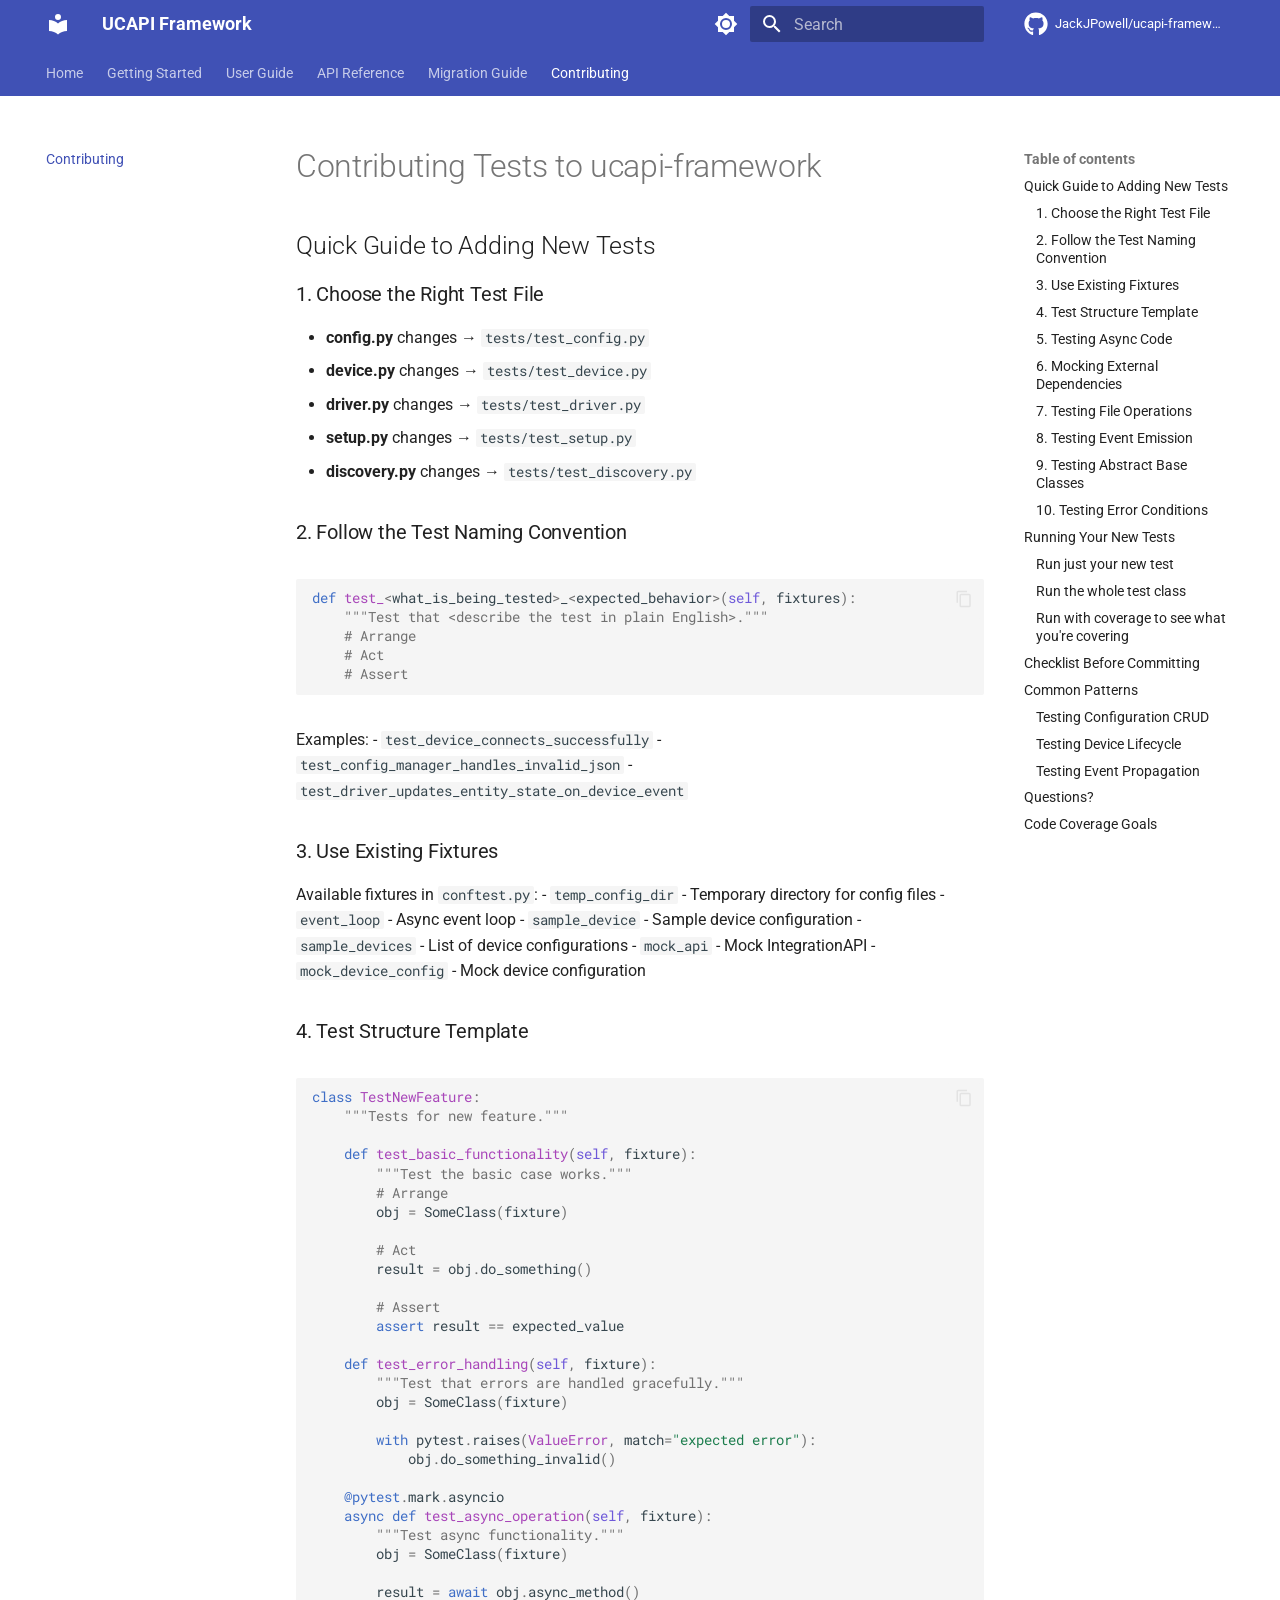
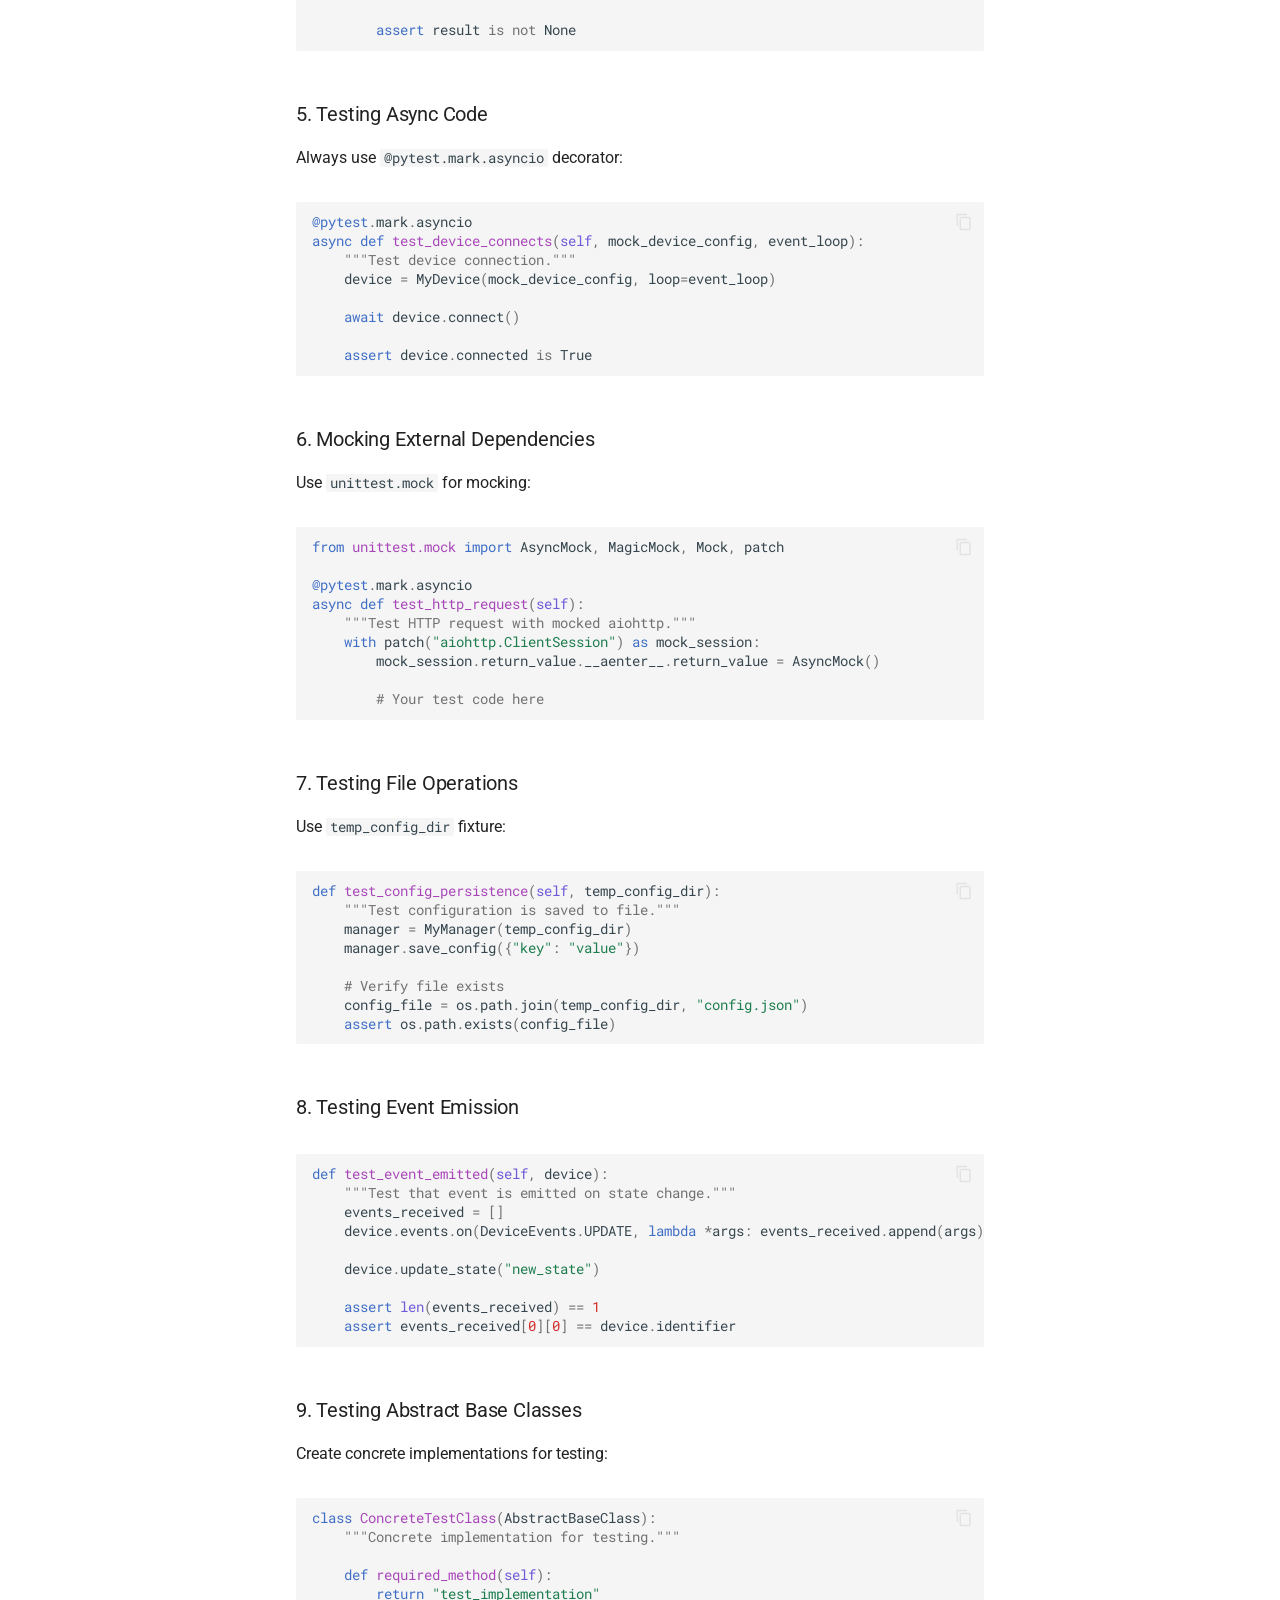
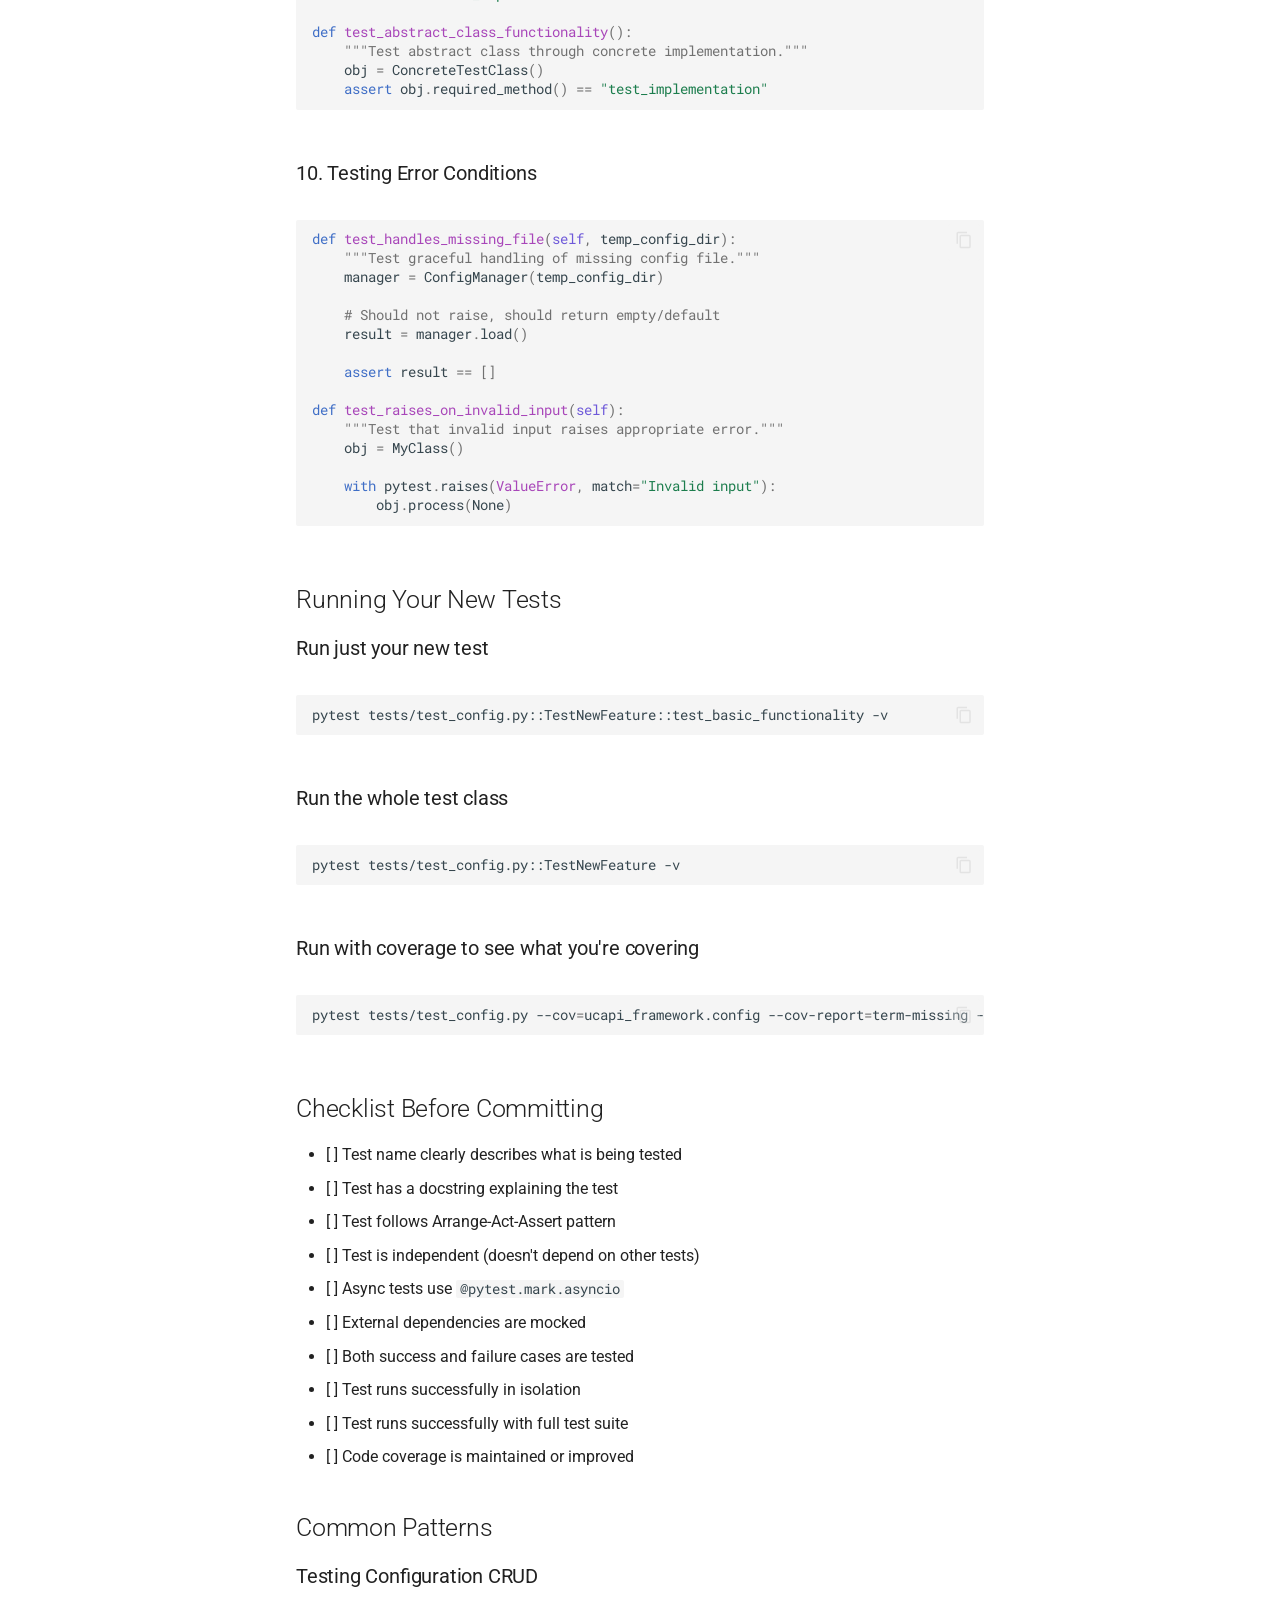
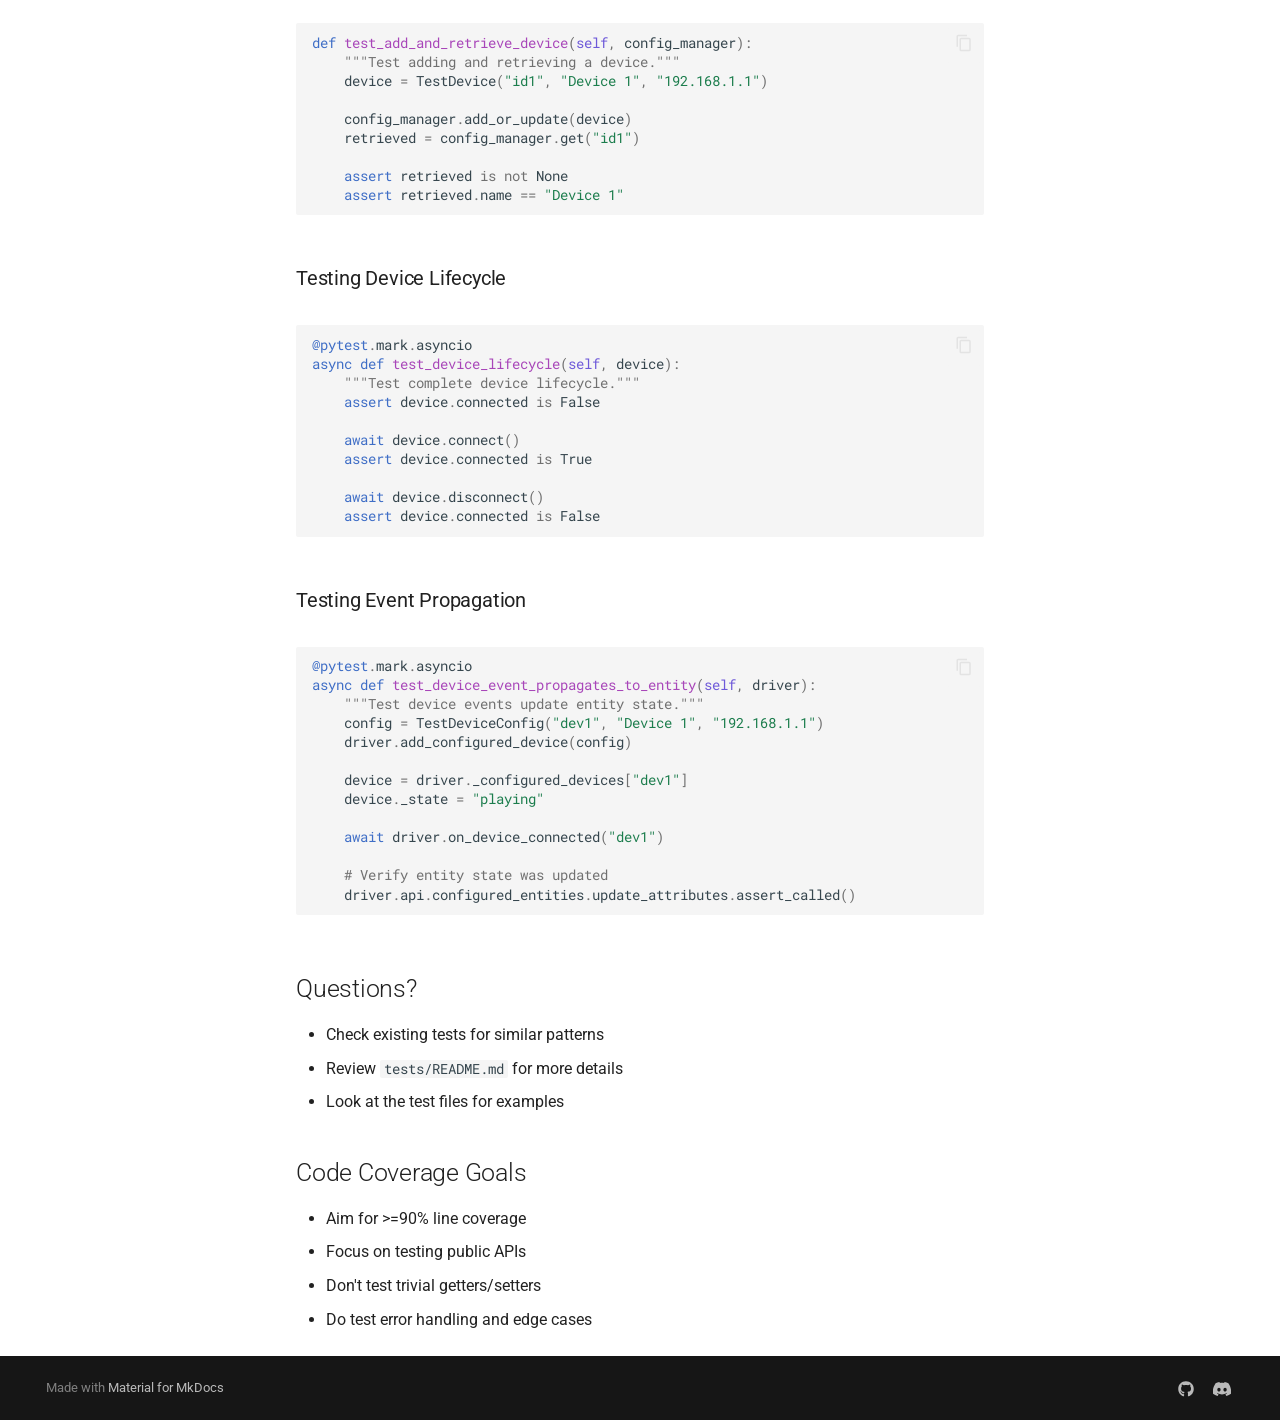
<file: contributing/index.html>
<!doctype html>
<html lang="en" class="no-js">
  <head>
    
      <meta charset="utf-8">
      <meta name="viewport" content="width=device-width,initial-scale=1">
      
        <meta name="description" content="A framework for building Unfolded Circle Remote integrations">
      
      
        <meta name="author" content="Jack Powell">
      
      
        <link rel="canonical" href="https://jackjpowell.github.io/ucapi-framework/contributing/">
      
      
        <link rel="prev" href="../migration-guide/">
      
      
      
        
      
      
      <link rel="icon" href="../assets/images/favicon.png">
      <meta name="generator" content="mkdocs-1.6.1, mkdocs-material-9.7.0">
    
    
      
        <title>Contributing - UCAPI Framework</title>
      
    
    
      <link rel="stylesheet" href="../assets/stylesheets/main.618322db.min.css">
      
        
        <link rel="stylesheet" href="../assets/stylesheets/palette.ab4e12ef.min.css">
      
      


    
    
      
    
    
      
        
        
        <link rel="preconnect" href="https://fonts.gstatic.com" crossorigin>
        <link rel="stylesheet" href="https://fonts.googleapis.com/css?family=Roboto:300,300i,400,400i,700,700i%7CRoboto+Mono:400,400i,700,700i&display=fallback">
        <style>:root{--md-text-font:"Roboto";--md-code-font:"Roboto Mono"}</style>
      
    
    
      <link rel="stylesheet" href="../assets/_mkdocstrings.css">
    
      <link rel="stylesheet" href="../stylesheets/extra.css">
    
    <script>__md_scope=new URL("..",location),__md_hash=e=>[...e].reduce(((e,_)=>(e<<5)-e+_.charCodeAt(0)),0),__md_get=(e,_=localStorage,t=__md_scope)=>JSON.parse(_.getItem(t.pathname+"."+e)),__md_set=(e,_,t=localStorage,a=__md_scope)=>{try{t.setItem(a.pathname+"."+e,JSON.stringify(_))}catch(e){}}</script>
    
      

    
    
  </head>
  
  
    
    
      
    
    
    
    
    <body dir="ltr" data-md-color-scheme="default" data-md-color-primary="indigo" data-md-color-accent="indigo">
  
    
    <input class="md-toggle" data-md-toggle="drawer" type="checkbox" id="__drawer" autocomplete="off">
    <input class="md-toggle" data-md-toggle="search" type="checkbox" id="__search" autocomplete="off">
    <label class="md-overlay" for="__drawer"></label>
    <div data-md-component="skip">
      
        
        <a href="#contributing-tests-to-ucapi-framework" class="md-skip">
          Skip to content
        </a>
      
    </div>
    <div data-md-component="announce">
      
    </div>
    
    
      

<header class="md-header" data-md-component="header">
  <nav class="md-header__inner md-grid" aria-label="Header">
    <a href=".." title="UCAPI Framework" class="md-header__button md-logo" aria-label="UCAPI Framework" data-md-component="logo">
      
  
  <svg xmlns="http://www.w3.org/2000/svg" viewBox="0 0 24 24"><path d="M12 8a3 3 0 0 0 3-3 3 3 0 0 0-3-3 3 3 0 0 0-3 3 3 3 0 0 0 3 3m0 3.54C9.64 9.35 6.5 8 3 8v11c3.5 0 6.64 1.35 9 3.54 2.36-2.19 5.5-3.54 9-3.54V8c-3.5 0-6.64 1.35-9 3.54"/></svg>

    </a>
    <label class="md-header__button md-icon" for="__drawer">
      
      <svg xmlns="http://www.w3.org/2000/svg" viewBox="0 0 24 24"><path d="M3 6h18v2H3zm0 5h18v2H3zm0 5h18v2H3z"/></svg>
    </label>
    <div class="md-header__title" data-md-component="header-title">
      <div class="md-header__ellipsis">
        <div class="md-header__topic">
          <span class="md-ellipsis">
            UCAPI Framework
          </span>
        </div>
        <div class="md-header__topic" data-md-component="header-topic">
          <span class="md-ellipsis">
            
              Contributing
            
          </span>
        </div>
      </div>
    </div>
    
      
        <form class="md-header__option" data-md-component="palette">
  
    
    
    
    <input class="md-option" data-md-color-media="(prefers-color-scheme: light)" data-md-color-scheme="default" data-md-color-primary="indigo" data-md-color-accent="indigo"  aria-label="Switch to dark mode"  type="radio" name="__palette" id="__palette_0">
    
      <label class="md-header__button md-icon" title="Switch to dark mode" for="__palette_1" hidden>
        <svg xmlns="http://www.w3.org/2000/svg" viewBox="0 0 24 24"><path d="M12 8a4 4 0 0 0-4 4 4 4 0 0 0 4 4 4 4 0 0 0 4-4 4 4 0 0 0-4-4m0 10a6 6 0 0 1-6-6 6 6 0 0 1 6-6 6 6 0 0 1 6 6 6 6 0 0 1-6 6m8-9.31V4h-4.69L12 .69 8.69 4H4v4.69L.69 12 4 15.31V20h4.69L12 23.31 15.31 20H20v-4.69L23.31 12z"/></svg>
      </label>
    
  
    
    
    
    <input class="md-option" data-md-color-media="(prefers-color-scheme: dark)" data-md-color-scheme="slate" data-md-color-primary="indigo" data-md-color-accent="indigo"  aria-label="Switch to light mode"  type="radio" name="__palette" id="__palette_1">
    
      <label class="md-header__button md-icon" title="Switch to light mode" for="__palette_0" hidden>
        <svg xmlns="http://www.w3.org/2000/svg" viewBox="0 0 24 24"><path d="M12 18c-.89 0-1.74-.2-2.5-.55C11.56 16.5 13 14.42 13 12s-1.44-4.5-3.5-5.45C10.26 6.2 11.11 6 12 6a6 6 0 0 1 6 6 6 6 0 0 1-6 6m8-9.31V4h-4.69L12 .69 8.69 4H4v4.69L.69 12 4 15.31V20h4.69L12 23.31 15.31 20H20v-4.69L23.31 12z"/></svg>
      </label>
    
  
</form>
      
    
    
      <script>var palette=__md_get("__palette");if(palette&&palette.color){if("(prefers-color-scheme)"===palette.color.media){var media=matchMedia("(prefers-color-scheme: light)"),input=document.querySelector(media.matches?"[data-md-color-media='(prefers-color-scheme: light)']":"[data-md-color-media='(prefers-color-scheme: dark)']");palette.color.media=input.getAttribute("data-md-color-media"),palette.color.scheme=input.getAttribute("data-md-color-scheme"),palette.color.primary=input.getAttribute("data-md-color-primary"),palette.color.accent=input.getAttribute("data-md-color-accent")}for(var[key,value]of Object.entries(palette.color))document.body.setAttribute("data-md-color-"+key,value)}</script>
    
    
    
      
      
        <label class="md-header__button md-icon" for="__search">
          
          <svg xmlns="http://www.w3.org/2000/svg" viewBox="0 0 24 24"><path d="M9.5 3A6.5 6.5 0 0 1 16 9.5c0 1.61-.59 3.09-1.56 4.23l.27.27h.79l5 5-1.5 1.5-5-5v-.79l-.27-.27A6.52 6.52 0 0 1 9.5 16 6.5 6.5 0 0 1 3 9.5 6.5 6.5 0 0 1 9.5 3m0 2C7 5 5 7 5 9.5S7 14 9.5 14 14 12 14 9.5 12 5 9.5 5"/></svg>
        </label>
        <div class="md-search" data-md-component="search" role="dialog">
  <label class="md-search__overlay" for="__search"></label>
  <div class="md-search__inner" role="search">
    <form class="md-search__form" name="search">
      <input type="text" class="md-search__input" name="query" aria-label="Search" placeholder="Search" autocapitalize="off" autocorrect="off" autocomplete="off" spellcheck="false" data-md-component="search-query" required>
      <label class="md-search__icon md-icon" for="__search">
        
        <svg xmlns="http://www.w3.org/2000/svg" viewBox="0 0 24 24"><path d="M9.5 3A6.5 6.5 0 0 1 16 9.5c0 1.61-.59 3.09-1.56 4.23l.27.27h.79l5 5-1.5 1.5-5-5v-.79l-.27-.27A6.52 6.52 0 0 1 9.5 16 6.5 6.5 0 0 1 3 9.5 6.5 6.5 0 0 1 9.5 3m0 2C7 5 5 7 5 9.5S7 14 9.5 14 14 12 14 9.5 12 5 9.5 5"/></svg>
        
        <svg xmlns="http://www.w3.org/2000/svg" viewBox="0 0 24 24"><path d="M20 11v2H8l5.5 5.5-1.42 1.42L4.16 12l7.92-7.92L13.5 5.5 8 11z"/></svg>
      </label>
      <nav class="md-search__options" aria-label="Search">
        
        <button type="reset" class="md-search__icon md-icon" title="Clear" aria-label="Clear" tabindex="-1">
          
          <svg xmlns="http://www.w3.org/2000/svg" viewBox="0 0 24 24"><path d="M19 6.41 17.59 5 12 10.59 6.41 5 5 6.41 10.59 12 5 17.59 6.41 19 12 13.41 17.59 19 19 17.59 13.41 12z"/></svg>
        </button>
      </nav>
      
        <div class="md-search__suggest" data-md-component="search-suggest"></div>
      
    </form>
    <div class="md-search__output">
      <div class="md-search__scrollwrap" tabindex="0" data-md-scrollfix>
        <div class="md-search-result" data-md-component="search-result">
          <div class="md-search-result__meta">
            Initializing search
          </div>
          <ol class="md-search-result__list" role="presentation"></ol>
        </div>
      </div>
    </div>
  </div>
</div>
      
    
    
      <div class="md-header__source">
        <a href="https://github.com/JackJPowell/ucapi-framework" title="Go to repository" class="md-source" data-md-component="source">
  <div class="md-source__icon md-icon">
    
    <svg xmlns="http://www.w3.org/2000/svg" viewBox="0 0 512 512"><!--! Font Awesome Free 7.1.0 by @fontawesome - https://fontawesome.com License - https://fontawesome.com/license/free (Icons: CC BY 4.0, Fonts: SIL OFL 1.1, Code: MIT License) Copyright 2025 Fonticons, Inc.--><path d="M173.9 397.4c0 2-2.3 3.6-5.2 3.6-3.3.3-5.6-1.3-5.6-3.6 0-2 2.3-3.6 5.2-3.6 3-.3 5.6 1.3 5.6 3.6m-31.1-4.5c-.7 2 1.3 4.3 4.3 4.9 2.6 1 5.6 0 6.2-2s-1.3-4.3-4.3-5.2c-2.6-.7-5.5.3-6.2 2.3m44.2-1.7c-2.9.7-4.9 2.6-4.6 4.9.3 2 2.9 3.3 5.9 2.6 2.9-.7 4.9-2.6 4.6-4.6-.3-1.9-3-3.2-5.9-2.9M252.8 8C114.1 8 8 113.3 8 252c0 110.9 69.8 205.8 169.5 239.2 12.8 2.3 17.3-5.6 17.3-12.1 0-6.2-.3-40.4-.3-61.4 0 0-70 15-84.7-29.8 0 0-11.4-29.1-27.8-36.6 0 0-22.9-15.7 1.6-15.4 0 0 24.9 2 38.6 25.8 21.9 38.6 58.6 27.5 72.9 20.9 2.3-16 8.8-27.1 16-33.7-55.9-6.2-112.3-14.3-112.3-110.5 0-27.5 7.6-41.3 23.6-58.9-2.6-6.5-11.1-33.3 2.6-67.9 20.9-6.5 69 27 69 27 20-5.6 41.5-8.5 62.8-8.5s42.8 2.9 62.8 8.5c0 0 48.1-33.6 69-27 13.7 34.7 5.2 61.4 2.6 67.9 16 17.7 25.8 31.5 25.8 58.9 0 96.5-58.9 104.2-114.8 110.5 9.2 7.9 17 22.9 17 46.4 0 33.7-.3 75.4-.3 83.6 0 6.5 4.6 14.4 17.3 12.1C436.2 457.8 504 362.9 504 252 504 113.3 391.5 8 252.8 8M105.2 352.9c-1.3 1-1 3.3.7 5.2 1.6 1.6 3.9 2.3 5.2 1 1.3-1 1-3.3-.7-5.2-1.6-1.6-3.9-2.3-5.2-1m-10.8-8.1c-.7 1.3.3 2.9 2.3 3.9 1.6 1 3.6.7 4.3-.7.7-1.3-.3-2.9-2.3-3.9-2-.6-3.6-.3-4.3.7m32.4 35.6c-1.6 1.3-1 4.3 1.3 6.2 2.3 2.3 5.2 2.6 6.5 1 1.3-1.3.7-4.3-1.3-6.2-2.2-2.3-5.2-2.6-6.5-1m-11.4-14.7c-1.6 1-1.6 3.6 0 5.9s4.3 3.3 5.6 2.3c1.6-1.3 1.6-3.9 0-6.2-1.4-2.3-4-3.3-5.6-2"/></svg>
  </div>
  <div class="md-source__repository">
    JackJPowell/ucapi-framework
  </div>
</a>
      </div>
    
  </nav>
  
</header>
    
    <div class="md-container" data-md-component="container">
      
      
        
          
            
<nav class="md-tabs" aria-label="Tabs" data-md-component="tabs">
  <div class="md-grid">
    <ul class="md-tabs__list">
      
        
  
  
  
  
    <li class="md-tabs__item">
      <a href=".." class="md-tabs__link">
        
  
  
    
  
  Home

      </a>
    </li>
  

      
        
  
  
  
  
    <li class="md-tabs__item">
      <a href="../getting-started/" class="md-tabs__link">
        
  
  
    
  
  Getting Started

      </a>
    </li>
  

      
        
  
  
  
  
    
    
      <li class="md-tabs__item">
        <a href="../guide/setup-flow/" class="md-tabs__link">
          
  
  
  User Guide

        </a>
      </li>
    
  

      
        
  
  
  
  
    
    
      <li class="md-tabs__item">
        <a href="../api/driver/" class="md-tabs__link">
          
  
  
  API Reference

        </a>
      </li>
    
  

      
        
  
  
  
  
    <li class="md-tabs__item">
      <a href="../migration-guide/" class="md-tabs__link">
        
  
  
    
  
  Migration Guide

      </a>
    </li>
  

      
        
  
  
  
    
  
  
    <li class="md-tabs__item md-tabs__item--active">
      <a href="./" class="md-tabs__link">
        
  
  
    
  
  Contributing

      </a>
    </li>
  

      
    </ul>
  </div>
</nav>
          
        
      
      <main class="md-main" data-md-component="main">
        <div class="md-main__inner md-grid">
          
            
              
              <div class="md-sidebar md-sidebar--primary" data-md-component="sidebar" data-md-type="navigation" >
                <div class="md-sidebar__scrollwrap">
                  <div class="md-sidebar__inner">
                    


  


<nav class="md-nav md-nav--primary md-nav--lifted" aria-label="Navigation" data-md-level="0">
  <label class="md-nav__title" for="__drawer">
    <a href=".." title="UCAPI Framework" class="md-nav__button md-logo" aria-label="UCAPI Framework" data-md-component="logo">
      
  
  <svg xmlns="http://www.w3.org/2000/svg" viewBox="0 0 24 24"><path d="M12 8a3 3 0 0 0 3-3 3 3 0 0 0-3-3 3 3 0 0 0-3 3 3 3 0 0 0 3 3m0 3.54C9.64 9.35 6.5 8 3 8v11c3.5 0 6.64 1.35 9 3.54 2.36-2.19 5.5-3.54 9-3.54V8c-3.5 0-6.64 1.35-9 3.54"/></svg>

    </a>
    UCAPI Framework
  </label>
  
    <div class="md-nav__source">
      <a href="https://github.com/JackJPowell/ucapi-framework" title="Go to repository" class="md-source" data-md-component="source">
  <div class="md-source__icon md-icon">
    
    <svg xmlns="http://www.w3.org/2000/svg" viewBox="0 0 512 512"><!--! Font Awesome Free 7.1.0 by @fontawesome - https://fontawesome.com License - https://fontawesome.com/license/free (Icons: CC BY 4.0, Fonts: SIL OFL 1.1, Code: MIT License) Copyright 2025 Fonticons, Inc.--><path d="M173.9 397.4c0 2-2.3 3.6-5.2 3.6-3.3.3-5.6-1.3-5.6-3.6 0-2 2.3-3.6 5.2-3.6 3-.3 5.6 1.3 5.6 3.6m-31.1-4.5c-.7 2 1.3 4.3 4.3 4.9 2.6 1 5.6 0 6.2-2s-1.3-4.3-4.3-5.2c-2.6-.7-5.5.3-6.2 2.3m44.2-1.7c-2.9.7-4.9 2.6-4.6 4.9.3 2 2.9 3.3 5.9 2.6 2.9-.7 4.9-2.6 4.6-4.6-.3-1.9-3-3.2-5.9-2.9M252.8 8C114.1 8 8 113.3 8 252c0 110.9 69.8 205.8 169.5 239.2 12.8 2.3 17.3-5.6 17.3-12.1 0-6.2-.3-40.4-.3-61.4 0 0-70 15-84.7-29.8 0 0-11.4-29.1-27.8-36.6 0 0-22.9-15.7 1.6-15.4 0 0 24.9 2 38.6 25.8 21.9 38.6 58.6 27.5 72.9 20.9 2.3-16 8.8-27.1 16-33.7-55.9-6.2-112.3-14.3-112.3-110.5 0-27.5 7.6-41.3 23.6-58.9-2.6-6.5-11.1-33.3 2.6-67.9 20.9-6.5 69 27 69 27 20-5.6 41.5-8.5 62.8-8.5s42.8 2.9 62.8 8.5c0 0 48.1-33.6 69-27 13.7 34.7 5.2 61.4 2.6 67.9 16 17.7 25.8 31.5 25.8 58.9 0 96.5-58.9 104.2-114.8 110.5 9.2 7.9 17 22.9 17 46.4 0 33.7-.3 75.4-.3 83.6 0 6.5 4.6 14.4 17.3 12.1C436.2 457.8 504 362.9 504 252 504 113.3 391.5 8 252.8 8M105.2 352.9c-1.3 1-1 3.3.7 5.2 1.6 1.6 3.9 2.3 5.2 1 1.3-1 1-3.3-.7-5.2-1.6-1.6-3.9-2.3-5.2-1m-10.8-8.1c-.7 1.3.3 2.9 2.3 3.9 1.6 1 3.6.7 4.3-.7.7-1.3-.3-2.9-2.3-3.9-2-.6-3.6-.3-4.3.7m32.4 35.6c-1.6 1.3-1 4.3 1.3 6.2 2.3 2.3 5.2 2.6 6.5 1 1.3-1.3.7-4.3-1.3-6.2-2.2-2.3-5.2-2.6-6.5-1m-11.4-14.7c-1.6 1-1.6 3.6 0 5.9s4.3 3.3 5.6 2.3c1.6-1.3 1.6-3.9 0-6.2-1.4-2.3-4-3.3-5.6-2"/></svg>
  </div>
  <div class="md-source__repository">
    JackJPowell/ucapi-framework
  </div>
</a>
    </div>
  
  <ul class="md-nav__list" data-md-scrollfix>
    
      
      
  
  
  
  
    <li class="md-nav__item">
      <a href=".." class="md-nav__link">
        
  
  
  <span class="md-ellipsis">
    
  
    Home
  

    
  </span>
  
  

      </a>
    </li>
  

    
      
      
  
  
  
  
    <li class="md-nav__item">
      <a href="../getting-started/" class="md-nav__link">
        
  
  
  <span class="md-ellipsis">
    
  
    Getting Started
  

    
  </span>
  
  

      </a>
    </li>
  

    
      
      
  
  
  
  
    
    
    
    
      
      
        
      
    
    
    <li class="md-nav__item md-nav__item--nested">
      
        
        
        <input class="md-nav__toggle md-toggle " type="checkbox" id="__nav_3" >
        
          
          <label class="md-nav__link" for="__nav_3" id="__nav_3_label" tabindex="0">
            
  
  
  <span class="md-ellipsis">
    
  
    User Guide
  

    
  </span>
  
  

            <span class="md-nav__icon md-icon"></span>
          </label>
        
        <nav class="md-nav" data-md-level="1" aria-labelledby="__nav_3_label" aria-expanded="false">
          <label class="md-nav__title" for="__nav_3">
            <span class="md-nav__icon md-icon"></span>
            
  
    User Guide
  

          </label>
          <ul class="md-nav__list" data-md-scrollfix>
            
              
                
  
  
  
  
    <li class="md-nav__item">
      <a href="../guide/setup-flow/" class="md-nav__link">
        
  
  
  <span class="md-ellipsis">
    
  
    Setup Flow
  

    
  </span>
  
  

      </a>
    </li>
  

              
            
              
                
  
  
  
  
    <li class="md-nav__item">
      <a href="../guide/device-patterns/" class="md-nav__link">
        
  
  
  <span class="md-ellipsis">
    
  
    Device Patterns
  

    
  </span>
  
  

      </a>
    </li>
  

              
            
              
                
  
  
  
  
    <li class="md-nav__item">
      <a href="../guide/configuration/" class="md-nav__link">
        
  
  
  <span class="md-ellipsis">
    
  
    Configuration Management
  

    
  </span>
  
  

      </a>
    </li>
  

              
            
              
                
  
  
  
  
    <li class="md-nav__item">
      <a href="../guide/discovery/" class="md-nav__link">
        
  
  
  <span class="md-ellipsis">
    
  
    Discovery
  

    
  </span>
  
  

      </a>
    </li>
  

              
            
              
                
  
  
  
  
    <li class="md-nav__item">
      <a href="../guide/driver/" class="md-nav__link">
        
  
  
  <span class="md-ellipsis">
    
  
    Driver Integration
  

    
  </span>
  
  

      </a>
    </li>
  

              
            
          </ul>
        </nav>
      
    </li>
  

    
      
      
  
  
  
  
    
    
    
    
      
      
        
      
    
    
    <li class="md-nav__item md-nav__item--nested">
      
        
        
        <input class="md-nav__toggle md-toggle " type="checkbox" id="__nav_4" >
        
          
          <label class="md-nav__link" for="__nav_4" id="__nav_4_label" tabindex="0">
            
  
  
  <span class="md-ellipsis">
    
  
    API Reference
  

    
  </span>
  
  

            <span class="md-nav__icon md-icon"></span>
          </label>
        
        <nav class="md-nav" data-md-level="1" aria-labelledby="__nav_4_label" aria-expanded="false">
          <label class="md-nav__title" for="__nav_4">
            <span class="md-nav__icon md-icon"></span>
            
  
    API Reference
  

          </label>
          <ul class="md-nav__list" data-md-scrollfix>
            
              
                
  
  
  
  
    <li class="md-nav__item">
      <a href="../api/driver/" class="md-nav__link">
        
  
  
  <span class="md-ellipsis">
    
  
    Driver
  

    
  </span>
  
  

      </a>
    </li>
  

              
            
              
                
  
  
  
  
    <li class="md-nav__item">
      <a href="../api/device/" class="md-nav__link">
        
  
  
  <span class="md-ellipsis">
    
  
    Device
  

    
  </span>
  
  

      </a>
    </li>
  

              
            
              
                
  
  
  
  
    <li class="md-nav__item">
      <a href="../api/setup/" class="md-nav__link">
        
  
  
  <span class="md-ellipsis">
    
  
    Setup Flow
  

    
  </span>
  
  

      </a>
    </li>
  

              
            
              
                
  
  
  
  
    <li class="md-nav__item">
      <a href="../api/config/" class="md-nav__link">
        
  
  
  <span class="md-ellipsis">
    
  
    Configuration
  

    
  </span>
  
  

      </a>
    </li>
  

              
            
              
                
  
  
  
  
    <li class="md-nav__item">
      <a href="../api/discovery/" class="md-nav__link">
        
  
  
  <span class="md-ellipsis">
    
  
    Discovery
  

    
  </span>
  
  

      </a>
    </li>
  

              
            
          </ul>
        </nav>
      
    </li>
  

    
      
      
  
  
  
  
    <li class="md-nav__item">
      <a href="../migration-guide/" class="md-nav__link">
        
  
  
  <span class="md-ellipsis">
    
  
    Migration Guide
  

    
  </span>
  
  

      </a>
    </li>
  

    
      
      
  
  
    
  
  
  
    <li class="md-nav__item md-nav__item--active">
      
      <input class="md-nav__toggle md-toggle" type="checkbox" id="__toc">
      
      
        
      
      
        <label class="md-nav__link md-nav__link--active" for="__toc">
          
  
  
  <span class="md-ellipsis">
    
  
    Contributing
  

    
  </span>
  
  

          <span class="md-nav__icon md-icon"></span>
        </label>
      
      <a href="./" class="md-nav__link md-nav__link--active">
        
  
  
  <span class="md-ellipsis">
    
  
    Contributing
  

    
  </span>
  
  

      </a>
      
        

<nav class="md-nav md-nav--secondary" aria-label="Table of contents">
  
  
  
    
  
  
    <label class="md-nav__title" for="__toc">
      <span class="md-nav__icon md-icon"></span>
      Table of contents
    </label>
    <ul class="md-nav__list" data-md-component="toc" data-md-scrollfix>
      
        <li class="md-nav__item">
  <a href="#quick-guide-to-adding-new-tests" class="md-nav__link">
    <span class="md-ellipsis">
      
        Quick Guide to Adding New Tests
      
    </span>
  </a>
  
    <nav class="md-nav" aria-label="Quick Guide to Adding New Tests">
      <ul class="md-nav__list">
        
          <li class="md-nav__item">
  <a href="#1-choose-the-right-test-file" class="md-nav__link">
    <span class="md-ellipsis">
      
        1. Choose the Right Test File
      
    </span>
  </a>
  
</li>
        
          <li class="md-nav__item">
  <a href="#2-follow-the-test-naming-convention" class="md-nav__link">
    <span class="md-ellipsis">
      
        2. Follow the Test Naming Convention
      
    </span>
  </a>
  
</li>
        
          <li class="md-nav__item">
  <a href="#3-use-existing-fixtures" class="md-nav__link">
    <span class="md-ellipsis">
      
        3. Use Existing Fixtures
      
    </span>
  </a>
  
</li>
        
          <li class="md-nav__item">
  <a href="#4-test-structure-template" class="md-nav__link">
    <span class="md-ellipsis">
      
        4. Test Structure Template
      
    </span>
  </a>
  
</li>
        
          <li class="md-nav__item">
  <a href="#5-testing-async-code" class="md-nav__link">
    <span class="md-ellipsis">
      
        5. Testing Async Code
      
    </span>
  </a>
  
</li>
        
          <li class="md-nav__item">
  <a href="#6-mocking-external-dependencies" class="md-nav__link">
    <span class="md-ellipsis">
      
        6. Mocking External Dependencies
      
    </span>
  </a>
  
</li>
        
          <li class="md-nav__item">
  <a href="#7-testing-file-operations" class="md-nav__link">
    <span class="md-ellipsis">
      
        7. Testing File Operations
      
    </span>
  </a>
  
</li>
        
          <li class="md-nav__item">
  <a href="#8-testing-event-emission" class="md-nav__link">
    <span class="md-ellipsis">
      
        8. Testing Event Emission
      
    </span>
  </a>
  
</li>
        
          <li class="md-nav__item">
  <a href="#9-testing-abstract-base-classes" class="md-nav__link">
    <span class="md-ellipsis">
      
        9. Testing Abstract Base Classes
      
    </span>
  </a>
  
</li>
        
          <li class="md-nav__item">
  <a href="#10-testing-error-conditions" class="md-nav__link">
    <span class="md-ellipsis">
      
        10. Testing Error Conditions
      
    </span>
  </a>
  
</li>
        
      </ul>
    </nav>
  
</li>
      
        <li class="md-nav__item">
  <a href="#running-your-new-tests" class="md-nav__link">
    <span class="md-ellipsis">
      
        Running Your New Tests
      
    </span>
  </a>
  
    <nav class="md-nav" aria-label="Running Your New Tests">
      <ul class="md-nav__list">
        
          <li class="md-nav__item">
  <a href="#run-just-your-new-test" class="md-nav__link">
    <span class="md-ellipsis">
      
        Run just your new test
      
    </span>
  </a>
  
</li>
        
          <li class="md-nav__item">
  <a href="#run-the-whole-test-class" class="md-nav__link">
    <span class="md-ellipsis">
      
        Run the whole test class
      
    </span>
  </a>
  
</li>
        
          <li class="md-nav__item">
  <a href="#run-with-coverage-to-see-what-youre-covering" class="md-nav__link">
    <span class="md-ellipsis">
      
        Run with coverage to see what you're covering
      
    </span>
  </a>
  
</li>
        
      </ul>
    </nav>
  
</li>
      
        <li class="md-nav__item">
  <a href="#checklist-before-committing" class="md-nav__link">
    <span class="md-ellipsis">
      
        Checklist Before Committing
      
    </span>
  </a>
  
</li>
      
        <li class="md-nav__item">
  <a href="#common-patterns" class="md-nav__link">
    <span class="md-ellipsis">
      
        Common Patterns
      
    </span>
  </a>
  
    <nav class="md-nav" aria-label="Common Patterns">
      <ul class="md-nav__list">
        
          <li class="md-nav__item">
  <a href="#testing-configuration-crud" class="md-nav__link">
    <span class="md-ellipsis">
      
        Testing Configuration CRUD
      
    </span>
  </a>
  
</li>
        
          <li class="md-nav__item">
  <a href="#testing-device-lifecycle" class="md-nav__link">
    <span class="md-ellipsis">
      
        Testing Device Lifecycle
      
    </span>
  </a>
  
</li>
        
          <li class="md-nav__item">
  <a href="#testing-event-propagation" class="md-nav__link">
    <span class="md-ellipsis">
      
        Testing Event Propagation
      
    </span>
  </a>
  
</li>
        
      </ul>
    </nav>
  
</li>
      
        <li class="md-nav__item">
  <a href="#questions" class="md-nav__link">
    <span class="md-ellipsis">
      
        Questions?
      
    </span>
  </a>
  
</li>
      
        <li class="md-nav__item">
  <a href="#code-coverage-goals" class="md-nav__link">
    <span class="md-ellipsis">
      
        Code Coverage Goals
      
    </span>
  </a>
  
</li>
      
    </ul>
  
</nav>
      
    </li>
  

    
  </ul>
</nav>
                  </div>
                </div>
              </div>
            
            
              
              <div class="md-sidebar md-sidebar--secondary" data-md-component="sidebar" data-md-type="toc" >
                <div class="md-sidebar__scrollwrap">
                  <div class="md-sidebar__inner">
                    

<nav class="md-nav md-nav--secondary" aria-label="Table of contents">
  
  
  
    
  
  
    <label class="md-nav__title" for="__toc">
      <span class="md-nav__icon md-icon"></span>
      Table of contents
    </label>
    <ul class="md-nav__list" data-md-component="toc" data-md-scrollfix>
      
        <li class="md-nav__item">
  <a href="#quick-guide-to-adding-new-tests" class="md-nav__link">
    <span class="md-ellipsis">
      
        Quick Guide to Adding New Tests
      
    </span>
  </a>
  
    <nav class="md-nav" aria-label="Quick Guide to Adding New Tests">
      <ul class="md-nav__list">
        
          <li class="md-nav__item">
  <a href="#1-choose-the-right-test-file" class="md-nav__link">
    <span class="md-ellipsis">
      
        1. Choose the Right Test File
      
    </span>
  </a>
  
</li>
        
          <li class="md-nav__item">
  <a href="#2-follow-the-test-naming-convention" class="md-nav__link">
    <span class="md-ellipsis">
      
        2. Follow the Test Naming Convention
      
    </span>
  </a>
  
</li>
        
          <li class="md-nav__item">
  <a href="#3-use-existing-fixtures" class="md-nav__link">
    <span class="md-ellipsis">
      
        3. Use Existing Fixtures
      
    </span>
  </a>
  
</li>
        
          <li class="md-nav__item">
  <a href="#4-test-structure-template" class="md-nav__link">
    <span class="md-ellipsis">
      
        4. Test Structure Template
      
    </span>
  </a>
  
</li>
        
          <li class="md-nav__item">
  <a href="#5-testing-async-code" class="md-nav__link">
    <span class="md-ellipsis">
      
        5. Testing Async Code
      
    </span>
  </a>
  
</li>
        
          <li class="md-nav__item">
  <a href="#6-mocking-external-dependencies" class="md-nav__link">
    <span class="md-ellipsis">
      
        6. Mocking External Dependencies
      
    </span>
  </a>
  
</li>
        
          <li class="md-nav__item">
  <a href="#7-testing-file-operations" class="md-nav__link">
    <span class="md-ellipsis">
      
        7. Testing File Operations
      
    </span>
  </a>
  
</li>
        
          <li class="md-nav__item">
  <a href="#8-testing-event-emission" class="md-nav__link">
    <span class="md-ellipsis">
      
        8. Testing Event Emission
      
    </span>
  </a>
  
</li>
        
          <li class="md-nav__item">
  <a href="#9-testing-abstract-base-classes" class="md-nav__link">
    <span class="md-ellipsis">
      
        9. Testing Abstract Base Classes
      
    </span>
  </a>
  
</li>
        
          <li class="md-nav__item">
  <a href="#10-testing-error-conditions" class="md-nav__link">
    <span class="md-ellipsis">
      
        10. Testing Error Conditions
      
    </span>
  </a>
  
</li>
        
      </ul>
    </nav>
  
</li>
      
        <li class="md-nav__item">
  <a href="#running-your-new-tests" class="md-nav__link">
    <span class="md-ellipsis">
      
        Running Your New Tests
      
    </span>
  </a>
  
    <nav class="md-nav" aria-label="Running Your New Tests">
      <ul class="md-nav__list">
        
          <li class="md-nav__item">
  <a href="#run-just-your-new-test" class="md-nav__link">
    <span class="md-ellipsis">
      
        Run just your new test
      
    </span>
  </a>
  
</li>
        
          <li class="md-nav__item">
  <a href="#run-the-whole-test-class" class="md-nav__link">
    <span class="md-ellipsis">
      
        Run the whole test class
      
    </span>
  </a>
  
</li>
        
          <li class="md-nav__item">
  <a href="#run-with-coverage-to-see-what-youre-covering" class="md-nav__link">
    <span class="md-ellipsis">
      
        Run with coverage to see what you're covering
      
    </span>
  </a>
  
</li>
        
      </ul>
    </nav>
  
</li>
      
        <li class="md-nav__item">
  <a href="#checklist-before-committing" class="md-nav__link">
    <span class="md-ellipsis">
      
        Checklist Before Committing
      
    </span>
  </a>
  
</li>
      
        <li class="md-nav__item">
  <a href="#common-patterns" class="md-nav__link">
    <span class="md-ellipsis">
      
        Common Patterns
      
    </span>
  </a>
  
    <nav class="md-nav" aria-label="Common Patterns">
      <ul class="md-nav__list">
        
          <li class="md-nav__item">
  <a href="#testing-configuration-crud" class="md-nav__link">
    <span class="md-ellipsis">
      
        Testing Configuration CRUD
      
    </span>
  </a>
  
</li>
        
          <li class="md-nav__item">
  <a href="#testing-device-lifecycle" class="md-nav__link">
    <span class="md-ellipsis">
      
        Testing Device Lifecycle
      
    </span>
  </a>
  
</li>
        
          <li class="md-nav__item">
  <a href="#testing-event-propagation" class="md-nav__link">
    <span class="md-ellipsis">
      
        Testing Event Propagation
      
    </span>
  </a>
  
</li>
        
      </ul>
    </nav>
  
</li>
      
        <li class="md-nav__item">
  <a href="#questions" class="md-nav__link">
    <span class="md-ellipsis">
      
        Questions?
      
    </span>
  </a>
  
</li>
      
        <li class="md-nav__item">
  <a href="#code-coverage-goals" class="md-nav__link">
    <span class="md-ellipsis">
      
        Code Coverage Goals
      
    </span>
  </a>
  
</li>
      
    </ul>
  
</nav>
                  </div>
                </div>
              </div>
            
          
          
            <div class="md-content" data-md-component="content">
              
              <article class="md-content__inner md-typeset">
                
                  


  
  


<h1 id="contributing-tests-to-ucapi-framework">Contributing Tests to ucapi-framework<a class="headerlink" href="#contributing-tests-to-ucapi-framework" title="Permanent link">&para;</a></h1>
<h2 id="quick-guide-to-adding-new-tests">Quick Guide to Adding New Tests<a class="headerlink" href="#quick-guide-to-adding-new-tests" title="Permanent link">&para;</a></h2>
<h3 id="1-choose-the-right-test-file">1. Choose the Right Test File<a class="headerlink" href="#1-choose-the-right-test-file" title="Permanent link">&para;</a></h3>
<ul>
<li><strong>config.py</strong> changes → <code>tests/test_config.py</code></li>
<li><strong>device.py</strong> changes → <code>tests/test_device.py</code></li>
<li><strong>driver.py</strong> changes → <code>tests/test_driver.py</code></li>
<li><strong>setup.py</strong> changes → <code>tests/test_setup.py</code></li>
<li><strong>discovery.py</strong> changes → <code>tests/test_discovery.py</code></li>
</ul>
<h3 id="2-follow-the-test-naming-convention">2. Follow the Test Naming Convention<a class="headerlink" href="#2-follow-the-test-naming-convention" title="Permanent link">&para;</a></h3>
<div class="language-python highlight"><pre><span></span><code><span id="__span-0-1"><a id="__codelineno-0-1" name="__codelineno-0-1" href="#__codelineno-0-1"></a><span class="k">def</span><span class="w"> </span><span class="nf">test_</span><span class="o">&lt;</span><span class="n">what_is_being_tested</span><span class="o">&gt;</span><span class="n">_</span><span class="o">&lt;</span><span class="n">expected_behavior</span><span class="o">&gt;</span><span class="p">(</span><span class="bp">self</span><span class="p">,</span> <span class="n">fixtures</span><span class="p">):</span>
</span><span id="__span-0-2"><a id="__codelineno-0-2" name="__codelineno-0-2" href="#__codelineno-0-2"></a><span class="w">    </span><span class="sd">&quot;&quot;&quot;Test that &lt;describe the test in plain English&gt;.&quot;&quot;&quot;</span>
</span><span id="__span-0-3"><a id="__codelineno-0-3" name="__codelineno-0-3" href="#__codelineno-0-3"></a>    <span class="c1"># Arrange</span>
</span><span id="__span-0-4"><a id="__codelineno-0-4" name="__codelineno-0-4" href="#__codelineno-0-4"></a>    <span class="c1"># Act</span>
</span><span id="__span-0-5"><a id="__codelineno-0-5" name="__codelineno-0-5" href="#__codelineno-0-5"></a>    <span class="c1"># Assert</span>
</span></code></pre></div>
<p>Examples:
- <code>test_device_connects_successfully</code>
- <code>test_config_manager_handles_invalid_json</code>
- <code>test_driver_updates_entity_state_on_device_event</code></p>
<h3 id="3-use-existing-fixtures">3. Use Existing Fixtures<a class="headerlink" href="#3-use-existing-fixtures" title="Permanent link">&para;</a></h3>
<p>Available fixtures in <code>conftest.py</code>:
- <code>temp_config_dir</code> - Temporary directory for config files
- <code>event_loop</code> - Async event loop
- <code>sample_device</code> - Sample device configuration
- <code>sample_devices</code> - List of device configurations
- <code>mock_api</code> - Mock IntegrationAPI
- <code>mock_device_config</code> - Mock device configuration</p>
<h3 id="4-test-structure-template">4. Test Structure Template<a class="headerlink" href="#4-test-structure-template" title="Permanent link">&para;</a></h3>
<div class="language-python highlight"><pre><span></span><code><span id="__span-1-1"><a id="__codelineno-1-1" name="__codelineno-1-1" href="#__codelineno-1-1"></a><span class="k">class</span><span class="w"> </span><span class="nc">TestNewFeature</span><span class="p">:</span>
</span><span id="__span-1-2"><a id="__codelineno-1-2" name="__codelineno-1-2" href="#__codelineno-1-2"></a><span class="w">    </span><span class="sd">&quot;&quot;&quot;Tests for new feature.&quot;&quot;&quot;</span>
</span><span id="__span-1-3"><a id="__codelineno-1-3" name="__codelineno-1-3" href="#__codelineno-1-3"></a>
</span><span id="__span-1-4"><a id="__codelineno-1-4" name="__codelineno-1-4" href="#__codelineno-1-4"></a>    <span class="k">def</span><span class="w"> </span><span class="nf">test_basic_functionality</span><span class="p">(</span><span class="bp">self</span><span class="p">,</span> <span class="n">fixture</span><span class="p">):</span>
</span><span id="__span-1-5"><a id="__codelineno-1-5" name="__codelineno-1-5" href="#__codelineno-1-5"></a><span class="w">        </span><span class="sd">&quot;&quot;&quot;Test the basic case works.&quot;&quot;&quot;</span>
</span><span id="__span-1-6"><a id="__codelineno-1-6" name="__codelineno-1-6" href="#__codelineno-1-6"></a>        <span class="c1"># Arrange</span>
</span><span id="__span-1-7"><a id="__codelineno-1-7" name="__codelineno-1-7" href="#__codelineno-1-7"></a>        <span class="n">obj</span> <span class="o">=</span> <span class="n">SomeClass</span><span class="p">(</span><span class="n">fixture</span><span class="p">)</span>
</span><span id="__span-1-8"><a id="__codelineno-1-8" name="__codelineno-1-8" href="#__codelineno-1-8"></a>
</span><span id="__span-1-9"><a id="__codelineno-1-9" name="__codelineno-1-9" href="#__codelineno-1-9"></a>        <span class="c1"># Act</span>
</span><span id="__span-1-10"><a id="__codelineno-1-10" name="__codelineno-1-10" href="#__codelineno-1-10"></a>        <span class="n">result</span> <span class="o">=</span> <span class="n">obj</span><span class="o">.</span><span class="n">do_something</span><span class="p">()</span>
</span><span id="__span-1-11"><a id="__codelineno-1-11" name="__codelineno-1-11" href="#__codelineno-1-11"></a>
</span><span id="__span-1-12"><a id="__codelineno-1-12" name="__codelineno-1-12" href="#__codelineno-1-12"></a>        <span class="c1"># Assert</span>
</span><span id="__span-1-13"><a id="__codelineno-1-13" name="__codelineno-1-13" href="#__codelineno-1-13"></a>        <span class="k">assert</span> <span class="n">result</span> <span class="o">==</span> <span class="n">expected_value</span>
</span><span id="__span-1-14"><a id="__codelineno-1-14" name="__codelineno-1-14" href="#__codelineno-1-14"></a>
</span><span id="__span-1-15"><a id="__codelineno-1-15" name="__codelineno-1-15" href="#__codelineno-1-15"></a>    <span class="k">def</span><span class="w"> </span><span class="nf">test_error_handling</span><span class="p">(</span><span class="bp">self</span><span class="p">,</span> <span class="n">fixture</span><span class="p">):</span>
</span><span id="__span-1-16"><a id="__codelineno-1-16" name="__codelineno-1-16" href="#__codelineno-1-16"></a><span class="w">        </span><span class="sd">&quot;&quot;&quot;Test that errors are handled gracefully.&quot;&quot;&quot;</span>
</span><span id="__span-1-17"><a id="__codelineno-1-17" name="__codelineno-1-17" href="#__codelineno-1-17"></a>        <span class="n">obj</span> <span class="o">=</span> <span class="n">SomeClass</span><span class="p">(</span><span class="n">fixture</span><span class="p">)</span>
</span><span id="__span-1-18"><a id="__codelineno-1-18" name="__codelineno-1-18" href="#__codelineno-1-18"></a>
</span><span id="__span-1-19"><a id="__codelineno-1-19" name="__codelineno-1-19" href="#__codelineno-1-19"></a>        <span class="k">with</span> <span class="n">pytest</span><span class="o">.</span><span class="n">raises</span><span class="p">(</span><span class="ne">ValueError</span><span class="p">,</span> <span class="n">match</span><span class="o">=</span><span class="s2">&quot;expected error&quot;</span><span class="p">):</span>
</span><span id="__span-1-20"><a id="__codelineno-1-20" name="__codelineno-1-20" href="#__codelineno-1-20"></a>            <span class="n">obj</span><span class="o">.</span><span class="n">do_something_invalid</span><span class="p">()</span>
</span><span id="__span-1-21"><a id="__codelineno-1-21" name="__codelineno-1-21" href="#__codelineno-1-21"></a>
</span><span id="__span-1-22"><a id="__codelineno-1-22" name="__codelineno-1-22" href="#__codelineno-1-22"></a>    <span class="nd">@pytest</span><span class="o">.</span><span class="n">mark</span><span class="o">.</span><span class="n">asyncio</span>
</span><span id="__span-1-23"><a id="__codelineno-1-23" name="__codelineno-1-23" href="#__codelineno-1-23"></a>    <span class="k">async</span> <span class="k">def</span><span class="w"> </span><span class="nf">test_async_operation</span><span class="p">(</span><span class="bp">self</span><span class="p">,</span> <span class="n">fixture</span><span class="p">):</span>
</span><span id="__span-1-24"><a id="__codelineno-1-24" name="__codelineno-1-24" href="#__codelineno-1-24"></a><span class="w">        </span><span class="sd">&quot;&quot;&quot;Test async functionality.&quot;&quot;&quot;</span>
</span><span id="__span-1-25"><a id="__codelineno-1-25" name="__codelineno-1-25" href="#__codelineno-1-25"></a>        <span class="n">obj</span> <span class="o">=</span> <span class="n">SomeClass</span><span class="p">(</span><span class="n">fixture</span><span class="p">)</span>
</span><span id="__span-1-26"><a id="__codelineno-1-26" name="__codelineno-1-26" href="#__codelineno-1-26"></a>
</span><span id="__span-1-27"><a id="__codelineno-1-27" name="__codelineno-1-27" href="#__codelineno-1-27"></a>        <span class="n">result</span> <span class="o">=</span> <span class="k">await</span> <span class="n">obj</span><span class="o">.</span><span class="n">async_method</span><span class="p">()</span>
</span><span id="__span-1-28"><a id="__codelineno-1-28" name="__codelineno-1-28" href="#__codelineno-1-28"></a>
</span><span id="__span-1-29"><a id="__codelineno-1-29" name="__codelineno-1-29" href="#__codelineno-1-29"></a>        <span class="k">assert</span> <span class="n">result</span> <span class="ow">is</span> <span class="ow">not</span> <span class="kc">None</span>
</span></code></pre></div>
<h3 id="5-testing-async-code">5. Testing Async Code<a class="headerlink" href="#5-testing-async-code" title="Permanent link">&para;</a></h3>
<p>Always use <code>@pytest.mark.asyncio</code> decorator:</p>
<div class="language-python highlight"><pre><span></span><code><span id="__span-2-1"><a id="__codelineno-2-1" name="__codelineno-2-1" href="#__codelineno-2-1"></a><span class="nd">@pytest</span><span class="o">.</span><span class="n">mark</span><span class="o">.</span><span class="n">asyncio</span>
</span><span id="__span-2-2"><a id="__codelineno-2-2" name="__codelineno-2-2" href="#__codelineno-2-2"></a><span class="k">async</span> <span class="k">def</span><span class="w"> </span><span class="nf">test_device_connects</span><span class="p">(</span><span class="bp">self</span><span class="p">,</span> <span class="n">mock_device_config</span><span class="p">,</span> <span class="n">event_loop</span><span class="p">):</span>
</span><span id="__span-2-3"><a id="__codelineno-2-3" name="__codelineno-2-3" href="#__codelineno-2-3"></a><span class="w">    </span><span class="sd">&quot;&quot;&quot;Test device connection.&quot;&quot;&quot;</span>
</span><span id="__span-2-4"><a id="__codelineno-2-4" name="__codelineno-2-4" href="#__codelineno-2-4"></a>    <span class="n">device</span> <span class="o">=</span> <span class="n">MyDevice</span><span class="p">(</span><span class="n">mock_device_config</span><span class="p">,</span> <span class="n">loop</span><span class="o">=</span><span class="n">event_loop</span><span class="p">)</span>
</span><span id="__span-2-5"><a id="__codelineno-2-5" name="__codelineno-2-5" href="#__codelineno-2-5"></a>
</span><span id="__span-2-6"><a id="__codelineno-2-6" name="__codelineno-2-6" href="#__codelineno-2-6"></a>    <span class="k">await</span> <span class="n">device</span><span class="o">.</span><span class="n">connect</span><span class="p">()</span>
</span><span id="__span-2-7"><a id="__codelineno-2-7" name="__codelineno-2-7" href="#__codelineno-2-7"></a>
</span><span id="__span-2-8"><a id="__codelineno-2-8" name="__codelineno-2-8" href="#__codelineno-2-8"></a>    <span class="k">assert</span> <span class="n">device</span><span class="o">.</span><span class="n">connected</span> <span class="ow">is</span> <span class="kc">True</span>
</span></code></pre></div>
<h3 id="6-mocking-external-dependencies">6. Mocking External Dependencies<a class="headerlink" href="#6-mocking-external-dependencies" title="Permanent link">&para;</a></h3>
<p>Use <code>unittest.mock</code> for mocking:</p>
<div class="language-python highlight"><pre><span></span><code><span id="__span-3-1"><a id="__codelineno-3-1" name="__codelineno-3-1" href="#__codelineno-3-1"></a><span class="kn">from</span><span class="w"> </span><span class="nn">unittest.mock</span><span class="w"> </span><span class="kn">import</span> <span class="n">AsyncMock</span><span class="p">,</span> <span class="n">MagicMock</span><span class="p">,</span> <span class="n">Mock</span><span class="p">,</span> <span class="n">patch</span>
</span><span id="__span-3-2"><a id="__codelineno-3-2" name="__codelineno-3-2" href="#__codelineno-3-2"></a>
</span><span id="__span-3-3"><a id="__codelineno-3-3" name="__codelineno-3-3" href="#__codelineno-3-3"></a><span class="nd">@pytest</span><span class="o">.</span><span class="n">mark</span><span class="o">.</span><span class="n">asyncio</span>
</span><span id="__span-3-4"><a id="__codelineno-3-4" name="__codelineno-3-4" href="#__codelineno-3-4"></a><span class="k">async</span> <span class="k">def</span><span class="w"> </span><span class="nf">test_http_request</span><span class="p">(</span><span class="bp">self</span><span class="p">):</span>
</span><span id="__span-3-5"><a id="__codelineno-3-5" name="__codelineno-3-5" href="#__codelineno-3-5"></a><span class="w">    </span><span class="sd">&quot;&quot;&quot;Test HTTP request with mocked aiohttp.&quot;&quot;&quot;</span>
</span><span id="__span-3-6"><a id="__codelineno-3-6" name="__codelineno-3-6" href="#__codelineno-3-6"></a>    <span class="k">with</span> <span class="n">patch</span><span class="p">(</span><span class="s2">&quot;aiohttp.ClientSession&quot;</span><span class="p">)</span> <span class="k">as</span> <span class="n">mock_session</span><span class="p">:</span>
</span><span id="__span-3-7"><a id="__codelineno-3-7" name="__codelineno-3-7" href="#__codelineno-3-7"></a>        <span class="n">mock_session</span><span class="o">.</span><span class="n">return_value</span><span class="o">.</span><span class="fm">__aenter__</span><span class="o">.</span><span class="n">return_value</span> <span class="o">=</span> <span class="n">AsyncMock</span><span class="p">()</span>
</span><span id="__span-3-8"><a id="__codelineno-3-8" name="__codelineno-3-8" href="#__codelineno-3-8"></a>
</span><span id="__span-3-9"><a id="__codelineno-3-9" name="__codelineno-3-9" href="#__codelineno-3-9"></a>        <span class="c1"># Your test code here</span>
</span></code></pre></div>
<h3 id="7-testing-file-operations">7. Testing File Operations<a class="headerlink" href="#7-testing-file-operations" title="Permanent link">&para;</a></h3>
<p>Use <code>temp_config_dir</code> fixture:</p>
<div class="language-python highlight"><pre><span></span><code><span id="__span-4-1"><a id="__codelineno-4-1" name="__codelineno-4-1" href="#__codelineno-4-1"></a><span class="k">def</span><span class="w"> </span><span class="nf">test_config_persistence</span><span class="p">(</span><span class="bp">self</span><span class="p">,</span> <span class="n">temp_config_dir</span><span class="p">):</span>
</span><span id="__span-4-2"><a id="__codelineno-4-2" name="__codelineno-4-2" href="#__codelineno-4-2"></a><span class="w">    </span><span class="sd">&quot;&quot;&quot;Test configuration is saved to file.&quot;&quot;&quot;</span>
</span><span id="__span-4-3"><a id="__codelineno-4-3" name="__codelineno-4-3" href="#__codelineno-4-3"></a>    <span class="n">manager</span> <span class="o">=</span> <span class="n">MyManager</span><span class="p">(</span><span class="n">temp_config_dir</span><span class="p">)</span>
</span><span id="__span-4-4"><a id="__codelineno-4-4" name="__codelineno-4-4" href="#__codelineno-4-4"></a>    <span class="n">manager</span><span class="o">.</span><span class="n">save_config</span><span class="p">({</span><span class="s2">&quot;key&quot;</span><span class="p">:</span> <span class="s2">&quot;value&quot;</span><span class="p">})</span>
</span><span id="__span-4-5"><a id="__codelineno-4-5" name="__codelineno-4-5" href="#__codelineno-4-5"></a>
</span><span id="__span-4-6"><a id="__codelineno-4-6" name="__codelineno-4-6" href="#__codelineno-4-6"></a>    <span class="c1"># Verify file exists</span>
</span><span id="__span-4-7"><a id="__codelineno-4-7" name="__codelineno-4-7" href="#__codelineno-4-7"></a>    <span class="n">config_file</span> <span class="o">=</span> <span class="n">os</span><span class="o">.</span><span class="n">path</span><span class="o">.</span><span class="n">join</span><span class="p">(</span><span class="n">temp_config_dir</span><span class="p">,</span> <span class="s2">&quot;config.json&quot;</span><span class="p">)</span>
</span><span id="__span-4-8"><a id="__codelineno-4-8" name="__codelineno-4-8" href="#__codelineno-4-8"></a>    <span class="k">assert</span> <span class="n">os</span><span class="o">.</span><span class="n">path</span><span class="o">.</span><span class="n">exists</span><span class="p">(</span><span class="n">config_file</span><span class="p">)</span>
</span></code></pre></div>
<h3 id="8-testing-event-emission">8. Testing Event Emission<a class="headerlink" href="#8-testing-event-emission" title="Permanent link">&para;</a></h3>
<div class="language-python highlight"><pre><span></span><code><span id="__span-5-1"><a id="__codelineno-5-1" name="__codelineno-5-1" href="#__codelineno-5-1"></a><span class="k">def</span><span class="w"> </span><span class="nf">test_event_emitted</span><span class="p">(</span><span class="bp">self</span><span class="p">,</span> <span class="n">device</span><span class="p">):</span>
</span><span id="__span-5-2"><a id="__codelineno-5-2" name="__codelineno-5-2" href="#__codelineno-5-2"></a><span class="w">    </span><span class="sd">&quot;&quot;&quot;Test that event is emitted on state change.&quot;&quot;&quot;</span>
</span><span id="__span-5-3"><a id="__codelineno-5-3" name="__codelineno-5-3" href="#__codelineno-5-3"></a>    <span class="n">events_received</span> <span class="o">=</span> <span class="p">[]</span>
</span><span id="__span-5-4"><a id="__codelineno-5-4" name="__codelineno-5-4" href="#__codelineno-5-4"></a>    <span class="n">device</span><span class="o">.</span><span class="n">events</span><span class="o">.</span><span class="n">on</span><span class="p">(</span><span class="n">DeviceEvents</span><span class="o">.</span><span class="n">UPDATE</span><span class="p">,</span> <span class="k">lambda</span> <span class="o">*</span><span class="n">args</span><span class="p">:</span> <span class="n">events_received</span><span class="o">.</span><span class="n">append</span><span class="p">(</span><span class="n">args</span><span class="p">))</span>
</span><span id="__span-5-5"><a id="__codelineno-5-5" name="__codelineno-5-5" href="#__codelineno-5-5"></a>
</span><span id="__span-5-6"><a id="__codelineno-5-6" name="__codelineno-5-6" href="#__codelineno-5-6"></a>    <span class="n">device</span><span class="o">.</span><span class="n">update_state</span><span class="p">(</span><span class="s2">&quot;new_state&quot;</span><span class="p">)</span>
</span><span id="__span-5-7"><a id="__codelineno-5-7" name="__codelineno-5-7" href="#__codelineno-5-7"></a>
</span><span id="__span-5-8"><a id="__codelineno-5-8" name="__codelineno-5-8" href="#__codelineno-5-8"></a>    <span class="k">assert</span> <span class="nb">len</span><span class="p">(</span><span class="n">events_received</span><span class="p">)</span> <span class="o">==</span> <span class="mi">1</span>
</span><span id="__span-5-9"><a id="__codelineno-5-9" name="__codelineno-5-9" href="#__codelineno-5-9"></a>    <span class="k">assert</span> <span class="n">events_received</span><span class="p">[</span><span class="mi">0</span><span class="p">][</span><span class="mi">0</span><span class="p">]</span> <span class="o">==</span> <span class="n">device</span><span class="o">.</span><span class="n">identifier</span>
</span></code></pre></div>
<h3 id="9-testing-abstract-base-classes">9. Testing Abstract Base Classes<a class="headerlink" href="#9-testing-abstract-base-classes" title="Permanent link">&para;</a></h3>
<p>Create concrete implementations for testing:</p>
<div class="language-python highlight"><pre><span></span><code><span id="__span-6-1"><a id="__codelineno-6-1" name="__codelineno-6-1" href="#__codelineno-6-1"></a><span class="k">class</span><span class="w"> </span><span class="nc">ConcreteTestClass</span><span class="p">(</span><span class="n">AbstractBaseClass</span><span class="p">):</span>
</span><span id="__span-6-2"><a id="__codelineno-6-2" name="__codelineno-6-2" href="#__codelineno-6-2"></a><span class="w">    </span><span class="sd">&quot;&quot;&quot;Concrete implementation for testing.&quot;&quot;&quot;</span>
</span><span id="__span-6-3"><a id="__codelineno-6-3" name="__codelineno-6-3" href="#__codelineno-6-3"></a>
</span><span id="__span-6-4"><a id="__codelineno-6-4" name="__codelineno-6-4" href="#__codelineno-6-4"></a>    <span class="k">def</span><span class="w"> </span><span class="nf">required_method</span><span class="p">(</span><span class="bp">self</span><span class="p">):</span>
</span><span id="__span-6-5"><a id="__codelineno-6-5" name="__codelineno-6-5" href="#__codelineno-6-5"></a>        <span class="k">return</span> <span class="s2">&quot;test_implementation&quot;</span>
</span><span id="__span-6-6"><a id="__codelineno-6-6" name="__codelineno-6-6" href="#__codelineno-6-6"></a>
</span><span id="__span-6-7"><a id="__codelineno-6-7" name="__codelineno-6-7" href="#__codelineno-6-7"></a><span class="k">def</span><span class="w"> </span><span class="nf">test_abstract_class_functionality</span><span class="p">():</span>
</span><span id="__span-6-8"><a id="__codelineno-6-8" name="__codelineno-6-8" href="#__codelineno-6-8"></a><span class="w">    </span><span class="sd">&quot;&quot;&quot;Test abstract class through concrete implementation.&quot;&quot;&quot;</span>
</span><span id="__span-6-9"><a id="__codelineno-6-9" name="__codelineno-6-9" href="#__codelineno-6-9"></a>    <span class="n">obj</span> <span class="o">=</span> <span class="n">ConcreteTestClass</span><span class="p">()</span>
</span><span id="__span-6-10"><a id="__codelineno-6-10" name="__codelineno-6-10" href="#__codelineno-6-10"></a>    <span class="k">assert</span> <span class="n">obj</span><span class="o">.</span><span class="n">required_method</span><span class="p">()</span> <span class="o">==</span> <span class="s2">&quot;test_implementation&quot;</span>
</span></code></pre></div>
<h3 id="10-testing-error-conditions">10. Testing Error Conditions<a class="headerlink" href="#10-testing-error-conditions" title="Permanent link">&para;</a></h3>
<div class="language-python highlight"><pre><span></span><code><span id="__span-7-1"><a id="__codelineno-7-1" name="__codelineno-7-1" href="#__codelineno-7-1"></a><span class="k">def</span><span class="w"> </span><span class="nf">test_handles_missing_file</span><span class="p">(</span><span class="bp">self</span><span class="p">,</span> <span class="n">temp_config_dir</span><span class="p">):</span>
</span><span id="__span-7-2"><a id="__codelineno-7-2" name="__codelineno-7-2" href="#__codelineno-7-2"></a><span class="w">    </span><span class="sd">&quot;&quot;&quot;Test graceful handling of missing config file.&quot;&quot;&quot;</span>
</span><span id="__span-7-3"><a id="__codelineno-7-3" name="__codelineno-7-3" href="#__codelineno-7-3"></a>    <span class="n">manager</span> <span class="o">=</span> <span class="n">ConfigManager</span><span class="p">(</span><span class="n">temp_config_dir</span><span class="p">)</span>
</span><span id="__span-7-4"><a id="__codelineno-7-4" name="__codelineno-7-4" href="#__codelineno-7-4"></a>
</span><span id="__span-7-5"><a id="__codelineno-7-5" name="__codelineno-7-5" href="#__codelineno-7-5"></a>    <span class="c1"># Should not raise, should return empty/default</span>
</span><span id="__span-7-6"><a id="__codelineno-7-6" name="__codelineno-7-6" href="#__codelineno-7-6"></a>    <span class="n">result</span> <span class="o">=</span> <span class="n">manager</span><span class="o">.</span><span class="n">load</span><span class="p">()</span>
</span><span id="__span-7-7"><a id="__codelineno-7-7" name="__codelineno-7-7" href="#__codelineno-7-7"></a>
</span><span id="__span-7-8"><a id="__codelineno-7-8" name="__codelineno-7-8" href="#__codelineno-7-8"></a>    <span class="k">assert</span> <span class="n">result</span> <span class="o">==</span> <span class="p">[]</span>
</span><span id="__span-7-9"><a id="__codelineno-7-9" name="__codelineno-7-9" href="#__codelineno-7-9"></a>
</span><span id="__span-7-10"><a id="__codelineno-7-10" name="__codelineno-7-10" href="#__codelineno-7-10"></a><span class="k">def</span><span class="w"> </span><span class="nf">test_raises_on_invalid_input</span><span class="p">(</span><span class="bp">self</span><span class="p">):</span>
</span><span id="__span-7-11"><a id="__codelineno-7-11" name="__codelineno-7-11" href="#__codelineno-7-11"></a><span class="w">    </span><span class="sd">&quot;&quot;&quot;Test that invalid input raises appropriate error.&quot;&quot;&quot;</span>
</span><span id="__span-7-12"><a id="__codelineno-7-12" name="__codelineno-7-12" href="#__codelineno-7-12"></a>    <span class="n">obj</span> <span class="o">=</span> <span class="n">MyClass</span><span class="p">()</span>
</span><span id="__span-7-13"><a id="__codelineno-7-13" name="__codelineno-7-13" href="#__codelineno-7-13"></a>
</span><span id="__span-7-14"><a id="__codelineno-7-14" name="__codelineno-7-14" href="#__codelineno-7-14"></a>    <span class="k">with</span> <span class="n">pytest</span><span class="o">.</span><span class="n">raises</span><span class="p">(</span><span class="ne">ValueError</span><span class="p">,</span> <span class="n">match</span><span class="o">=</span><span class="s2">&quot;Invalid input&quot;</span><span class="p">):</span>
</span><span id="__span-7-15"><a id="__codelineno-7-15" name="__codelineno-7-15" href="#__codelineno-7-15"></a>        <span class="n">obj</span><span class="o">.</span><span class="n">process</span><span class="p">(</span><span class="kc">None</span><span class="p">)</span>
</span></code></pre></div>
<h2 id="running-your-new-tests">Running Your New Tests<a class="headerlink" href="#running-your-new-tests" title="Permanent link">&para;</a></h2>
<h3 id="run-just-your-new-test">Run just your new test<a class="headerlink" href="#run-just-your-new-test" title="Permanent link">&para;</a></h3>
<div class="language-bash highlight"><pre><span></span><code><span id="__span-8-1"><a id="__codelineno-8-1" name="__codelineno-8-1" href="#__codelineno-8-1"></a>pytest<span class="w"> </span>tests/test_config.py::TestNewFeature::test_basic_functionality<span class="w"> </span>-v
</span></code></pre></div>
<h3 id="run-the-whole-test-class">Run the whole test class<a class="headerlink" href="#run-the-whole-test-class" title="Permanent link">&para;</a></h3>
<div class="language-bash highlight"><pre><span></span><code><span id="__span-9-1"><a id="__codelineno-9-1" name="__codelineno-9-1" href="#__codelineno-9-1"></a>pytest<span class="w"> </span>tests/test_config.py::TestNewFeature<span class="w"> </span>-v
</span></code></pre></div>
<h3 id="run-with-coverage-to-see-what-youre-covering">Run with coverage to see what you're covering<a class="headerlink" href="#run-with-coverage-to-see-what-youre-covering" title="Permanent link">&para;</a></h3>
<div class="language-bash highlight"><pre><span></span><code><span id="__span-10-1"><a id="__codelineno-10-1" name="__codelineno-10-1" href="#__codelineno-10-1"></a>pytest<span class="w"> </span>tests/test_config.py<span class="w"> </span>--cov<span class="o">=</span>ucapi_framework.config<span class="w"> </span>--cov-report<span class="o">=</span>term-missing<span class="w"> </span>-v
</span></code></pre></div>
<h2 id="checklist-before-committing">Checklist Before Committing<a class="headerlink" href="#checklist-before-committing" title="Permanent link">&para;</a></h2>
<ul>
<li>[ ] Test name clearly describes what is being tested</li>
<li>[ ] Test has a docstring explaining the test</li>
<li>[ ] Test follows Arrange-Act-Assert pattern</li>
<li>[ ] Test is independent (doesn't depend on other tests)</li>
<li>[ ] Async tests use <code>@pytest.mark.asyncio</code></li>
<li>[ ] External dependencies are mocked</li>
<li>[ ] Both success and failure cases are tested</li>
<li>[ ] Test runs successfully in isolation</li>
<li>[ ] Test runs successfully with full test suite</li>
<li>[ ] Code coverage is maintained or improved</li>
</ul>
<h2 id="common-patterns">Common Patterns<a class="headerlink" href="#common-patterns" title="Permanent link">&para;</a></h2>
<h3 id="testing-configuration-crud">Testing Configuration CRUD<a class="headerlink" href="#testing-configuration-crud" title="Permanent link">&para;</a></h3>
<div class="language-python highlight"><pre><span></span><code><span id="__span-11-1"><a id="__codelineno-11-1" name="__codelineno-11-1" href="#__codelineno-11-1"></a><span class="k">def</span><span class="w"> </span><span class="nf">test_add_and_retrieve_device</span><span class="p">(</span><span class="bp">self</span><span class="p">,</span> <span class="n">config_manager</span><span class="p">):</span>
</span><span id="__span-11-2"><a id="__codelineno-11-2" name="__codelineno-11-2" href="#__codelineno-11-2"></a><span class="w">    </span><span class="sd">&quot;&quot;&quot;Test adding and retrieving a device.&quot;&quot;&quot;</span>
</span><span id="__span-11-3"><a id="__codelineno-11-3" name="__codelineno-11-3" href="#__codelineno-11-3"></a>    <span class="n">device</span> <span class="o">=</span> <span class="n">TestDevice</span><span class="p">(</span><span class="s2">&quot;id1&quot;</span><span class="p">,</span> <span class="s2">&quot;Device 1&quot;</span><span class="p">,</span> <span class="s2">&quot;192.168.1.1&quot;</span><span class="p">)</span>
</span><span id="__span-11-4"><a id="__codelineno-11-4" name="__codelineno-11-4" href="#__codelineno-11-4"></a>
</span><span id="__span-11-5"><a id="__codelineno-11-5" name="__codelineno-11-5" href="#__codelineno-11-5"></a>    <span class="n">config_manager</span><span class="o">.</span><span class="n">add_or_update</span><span class="p">(</span><span class="n">device</span><span class="p">)</span>
</span><span id="__span-11-6"><a id="__codelineno-11-6" name="__codelineno-11-6" href="#__codelineno-11-6"></a>    <span class="n">retrieved</span> <span class="o">=</span> <span class="n">config_manager</span><span class="o">.</span><span class="n">get</span><span class="p">(</span><span class="s2">&quot;id1&quot;</span><span class="p">)</span>
</span><span id="__span-11-7"><a id="__codelineno-11-7" name="__codelineno-11-7" href="#__codelineno-11-7"></a>
</span><span id="__span-11-8"><a id="__codelineno-11-8" name="__codelineno-11-8" href="#__codelineno-11-8"></a>    <span class="k">assert</span> <span class="n">retrieved</span> <span class="ow">is</span> <span class="ow">not</span> <span class="kc">None</span>
</span><span id="__span-11-9"><a id="__codelineno-11-9" name="__codelineno-11-9" href="#__codelineno-11-9"></a>    <span class="k">assert</span> <span class="n">retrieved</span><span class="o">.</span><span class="n">name</span> <span class="o">==</span> <span class="s2">&quot;Device 1&quot;</span>
</span></code></pre></div>
<h3 id="testing-device-lifecycle">Testing Device Lifecycle<a class="headerlink" href="#testing-device-lifecycle" title="Permanent link">&para;</a></h3>
<div class="language-python highlight"><pre><span></span><code><span id="__span-12-1"><a id="__codelineno-12-1" name="__codelineno-12-1" href="#__codelineno-12-1"></a><span class="nd">@pytest</span><span class="o">.</span><span class="n">mark</span><span class="o">.</span><span class="n">asyncio</span>
</span><span id="__span-12-2"><a id="__codelineno-12-2" name="__codelineno-12-2" href="#__codelineno-12-2"></a><span class="k">async</span> <span class="k">def</span><span class="w"> </span><span class="nf">test_device_lifecycle</span><span class="p">(</span><span class="bp">self</span><span class="p">,</span> <span class="n">device</span><span class="p">):</span>
</span><span id="__span-12-3"><a id="__codelineno-12-3" name="__codelineno-12-3" href="#__codelineno-12-3"></a><span class="w">    </span><span class="sd">&quot;&quot;&quot;Test complete device lifecycle.&quot;&quot;&quot;</span>
</span><span id="__span-12-4"><a id="__codelineno-12-4" name="__codelineno-12-4" href="#__codelineno-12-4"></a>    <span class="k">assert</span> <span class="n">device</span><span class="o">.</span><span class="n">connected</span> <span class="ow">is</span> <span class="kc">False</span>
</span><span id="__span-12-5"><a id="__codelineno-12-5" name="__codelineno-12-5" href="#__codelineno-12-5"></a>
</span><span id="__span-12-6"><a id="__codelineno-12-6" name="__codelineno-12-6" href="#__codelineno-12-6"></a>    <span class="k">await</span> <span class="n">device</span><span class="o">.</span><span class="n">connect</span><span class="p">()</span>
</span><span id="__span-12-7"><a id="__codelineno-12-7" name="__codelineno-12-7" href="#__codelineno-12-7"></a>    <span class="k">assert</span> <span class="n">device</span><span class="o">.</span><span class="n">connected</span> <span class="ow">is</span> <span class="kc">True</span>
</span><span id="__span-12-8"><a id="__codelineno-12-8" name="__codelineno-12-8" href="#__codelineno-12-8"></a>
</span><span id="__span-12-9"><a id="__codelineno-12-9" name="__codelineno-12-9" href="#__codelineno-12-9"></a>    <span class="k">await</span> <span class="n">device</span><span class="o">.</span><span class="n">disconnect</span><span class="p">()</span>
</span><span id="__span-12-10"><a id="__codelineno-12-10" name="__codelineno-12-10" href="#__codelineno-12-10"></a>    <span class="k">assert</span> <span class="n">device</span><span class="o">.</span><span class="n">connected</span> <span class="ow">is</span> <span class="kc">False</span>
</span></code></pre></div>
<h3 id="testing-event-propagation">Testing Event Propagation<a class="headerlink" href="#testing-event-propagation" title="Permanent link">&para;</a></h3>
<div class="language-python highlight"><pre><span></span><code><span id="__span-13-1"><a id="__codelineno-13-1" name="__codelineno-13-1" href="#__codelineno-13-1"></a><span class="nd">@pytest</span><span class="o">.</span><span class="n">mark</span><span class="o">.</span><span class="n">asyncio</span>
</span><span id="__span-13-2"><a id="__codelineno-13-2" name="__codelineno-13-2" href="#__codelineno-13-2"></a><span class="k">async</span> <span class="k">def</span><span class="w"> </span><span class="nf">test_device_event_propagates_to_entity</span><span class="p">(</span><span class="bp">self</span><span class="p">,</span> <span class="n">driver</span><span class="p">):</span>
</span><span id="__span-13-3"><a id="__codelineno-13-3" name="__codelineno-13-3" href="#__codelineno-13-3"></a><span class="w">    </span><span class="sd">&quot;&quot;&quot;Test device events update entity state.&quot;&quot;&quot;</span>
</span><span id="__span-13-4"><a id="__codelineno-13-4" name="__codelineno-13-4" href="#__codelineno-13-4"></a>    <span class="n">config</span> <span class="o">=</span> <span class="n">TestDeviceConfig</span><span class="p">(</span><span class="s2">&quot;dev1&quot;</span><span class="p">,</span> <span class="s2">&quot;Device 1&quot;</span><span class="p">,</span> <span class="s2">&quot;192.168.1.1&quot;</span><span class="p">)</span>
</span><span id="__span-13-5"><a id="__codelineno-13-5" name="__codelineno-13-5" href="#__codelineno-13-5"></a>    <span class="n">driver</span><span class="o">.</span><span class="n">add_configured_device</span><span class="p">(</span><span class="n">config</span><span class="p">)</span>
</span><span id="__span-13-6"><a id="__codelineno-13-6" name="__codelineno-13-6" href="#__codelineno-13-6"></a>
</span><span id="__span-13-7"><a id="__codelineno-13-7" name="__codelineno-13-7" href="#__codelineno-13-7"></a>    <span class="n">device</span> <span class="o">=</span> <span class="n">driver</span><span class="o">.</span><span class="n">_configured_devices</span><span class="p">[</span><span class="s2">&quot;dev1&quot;</span><span class="p">]</span>
</span><span id="__span-13-8"><a id="__codelineno-13-8" name="__codelineno-13-8" href="#__codelineno-13-8"></a>    <span class="n">device</span><span class="o">.</span><span class="n">_state</span> <span class="o">=</span> <span class="s2">&quot;playing&quot;</span>
</span><span id="__span-13-9"><a id="__codelineno-13-9" name="__codelineno-13-9" href="#__codelineno-13-9"></a>
</span><span id="__span-13-10"><a id="__codelineno-13-10" name="__codelineno-13-10" href="#__codelineno-13-10"></a>    <span class="k">await</span> <span class="n">driver</span><span class="o">.</span><span class="n">on_device_connected</span><span class="p">(</span><span class="s2">&quot;dev1&quot;</span><span class="p">)</span>
</span><span id="__span-13-11"><a id="__codelineno-13-11" name="__codelineno-13-11" href="#__codelineno-13-11"></a>
</span><span id="__span-13-12"><a id="__codelineno-13-12" name="__codelineno-13-12" href="#__codelineno-13-12"></a>    <span class="c1"># Verify entity state was updated</span>
</span><span id="__span-13-13"><a id="__codelineno-13-13" name="__codelineno-13-13" href="#__codelineno-13-13"></a>    <span class="n">driver</span><span class="o">.</span><span class="n">api</span><span class="o">.</span><span class="n">configured_entities</span><span class="o">.</span><span class="n">update_attributes</span><span class="o">.</span><span class="n">assert_called</span><span class="p">()</span>
</span></code></pre></div>
<h2 id="questions">Questions?<a class="headerlink" href="#questions" title="Permanent link">&para;</a></h2>
<ul>
<li>Check existing tests for similar patterns</li>
<li>Review <code>tests/README.md</code> for more details</li>
<li>Look at the test files for examples</li>
</ul>
<h2 id="code-coverage-goals">Code Coverage Goals<a class="headerlink" href="#code-coverage-goals" title="Permanent link">&para;</a></h2>
<ul>
<li>Aim for &gt;=90% line coverage</li>
<li>Focus on testing public APIs</li>
<li>Don't test trivial getters/setters</li>
<li>Do test error handling and edge cases</li>
</ul>












                
              </article>
            </div>
          
          
<script>var target=document.getElementById(location.hash.slice(1));target&&target.name&&(target.checked=target.name.startsWith("__tabbed_"))</script>
        </div>
        
          <button type="button" class="md-top md-icon" data-md-component="top" hidden>
  
  <svg xmlns="http://www.w3.org/2000/svg" viewBox="0 0 24 24"><path d="M13 20h-2V8l-5.5 5.5-1.42-1.42L12 4.16l7.92 7.92-1.42 1.42L13 8z"/></svg>
  Back to top
</button>
        
      </main>
      
        <footer class="md-footer">
  
  <div class="md-footer-meta md-typeset">
    <div class="md-footer-meta__inner md-grid">
      <div class="md-copyright">
  
  
    Made with
    <a href="https://squidfunk.github.io/mkdocs-material/" target="_blank" rel="noopener">
      Material for MkDocs
    </a>
  
</div>
      
        
<div class="md-social">
  
    
    
    
    
      
      
    
    <a href="https://github.com/JackJPowell" target="_blank" rel="noopener" title="github.com" class="md-social__link">
      <svg xmlns="http://www.w3.org/2000/svg" viewBox="0 0 512 512"><!--! Font Awesome Free 7.1.0 by @fontawesome - https://fontawesome.com License - https://fontawesome.com/license/free (Icons: CC BY 4.0, Fonts: SIL OFL 1.1, Code: MIT License) Copyright 2025 Fonticons, Inc.--><path d="M173.9 397.4c0 2-2.3 3.6-5.2 3.6-3.3.3-5.6-1.3-5.6-3.6 0-2 2.3-3.6 5.2-3.6 3-.3 5.6 1.3 5.6 3.6m-31.1-4.5c-.7 2 1.3 4.3 4.3 4.9 2.6 1 5.6 0 6.2-2s-1.3-4.3-4.3-5.2c-2.6-.7-5.5.3-6.2 2.3m44.2-1.7c-2.9.7-4.9 2.6-4.6 4.9.3 2 2.9 3.3 5.9 2.6 2.9-.7 4.9-2.6 4.6-4.6-.3-1.9-3-3.2-5.9-2.9M252.8 8C114.1 8 8 113.3 8 252c0 110.9 69.8 205.8 169.5 239.2 12.8 2.3 17.3-5.6 17.3-12.1 0-6.2-.3-40.4-.3-61.4 0 0-70 15-84.7-29.8 0 0-11.4-29.1-27.8-36.6 0 0-22.9-15.7 1.6-15.4 0 0 24.9 2 38.6 25.8 21.9 38.6 58.6 27.5 72.9 20.9 2.3-16 8.8-27.1 16-33.7-55.9-6.2-112.3-14.3-112.3-110.5 0-27.5 7.6-41.3 23.6-58.9-2.6-6.5-11.1-33.3 2.6-67.9 20.9-6.5 69 27 69 27 20-5.6 41.5-8.5 62.8-8.5s42.8 2.9 62.8 8.5c0 0 48.1-33.6 69-27 13.7 34.7 5.2 61.4 2.6 67.9 16 17.7 25.8 31.5 25.8 58.9 0 96.5-58.9 104.2-114.8 110.5 9.2 7.9 17 22.9 17 46.4 0 33.7-.3 75.4-.3 83.6 0 6.5 4.6 14.4 17.3 12.1C436.2 457.8 504 362.9 504 252 504 113.3 391.5 8 252.8 8M105.2 352.9c-1.3 1-1 3.3.7 5.2 1.6 1.6 3.9 2.3 5.2 1 1.3-1 1-3.3-.7-5.2-1.6-1.6-3.9-2.3-5.2-1m-10.8-8.1c-.7 1.3.3 2.9 2.3 3.9 1.6 1 3.6.7 4.3-.7.7-1.3-.3-2.9-2.3-3.9-2-.6-3.6-.3-4.3.7m32.4 35.6c-1.6 1.3-1 4.3 1.3 6.2 2.3 2.3 5.2 2.6 6.5 1 1.3-1.3.7-4.3-1.3-6.2-2.2-2.3-5.2-2.6-6.5-1m-11.4-14.7c-1.6 1-1.6 3.6 0 5.9s4.3 3.3 5.6 2.3c1.6-1.3 1.6-3.9 0-6.2-1.4-2.3-4-3.3-5.6-2"/></svg>
    </a>
  
    
    
    
    
      
      
    
    <a href="https://discord.gg/zGVYf58" target="_blank" rel="noopener" title="discord.gg" class="md-social__link">
      <svg xmlns="http://www.w3.org/2000/svg" viewBox="0 0 576 512"><!--! Font Awesome Free 7.1.0 by @fontawesome - https://fontawesome.com License - https://fontawesome.com/license/free (Icons: CC BY 4.0, Fonts: SIL OFL 1.1, Code: MIT License) Copyright 2025 Fonticons, Inc.--><path d="M492.5 69.8c-.2-.3-.4-.6-.8-.7-38.1-17.5-78.4-30-119.7-37.1-.4-.1-.8 0-1.1.1s-.6.4-.8.8c-5.5 9.9-10.5 20.2-14.9 30.6-44.6-6.8-89.9-6.8-134.4 0-4.5-10.5-9.5-20.7-15.1-30.6-.2-.3-.5-.6-.8-.8s-.7-.2-1.1-.2C162.5 39 122.2 51.5 84.1 69c-.3.1-.6.4-.8.7C7.1 183.5-13.8 294.6-3.6 404.2c0 .3.1.5.2.8s.3.4.5.6c44.4 32.9 94 58 146.8 74.2.4.1.8.1 1.1 0s.7-.4.9-.7c11.3-15.4 21.4-31.8 30-48.8.1-.2.2-.5.2-.8s0-.5-.1-.8-.2-.5-.4-.6-.4-.3-.7-.4c-15.8-6.1-31.2-13.4-45.9-21.9-.3-.2-.5-.4-.7-.6s-.3-.6-.3-.9 0-.6.2-.9.3-.5.6-.7c3.1-2.3 6.2-4.7 9.1-7.1.3-.2.6-.4.9-.4s.7 0 1 .1c96.2 43.9 200.4 43.9 295.5 0 .3-.1.7-.2 1-.2s.7.2.9.4c2.9 2.4 6 4.9 9.1 7.2.2.2.4.4.6.7s.2.6.2.9-.1.6-.3.9-.4.5-.6.6c-14.7 8.6-30 15.9-45.9 21.8-.2.1-.5.2-.7.4s-.3.4-.4.7-.1.5-.1.8.1.5.2.8c8.8 17 18.8 33.3 30 48.8.2.3.6.6.9.7s.8.1 1.1 0c52.9-16.2 102.6-41.3 147.1-74.2.2-.2.4-.4.5-.6s.2-.5.2-.8c12.3-126.8-20.5-236.9-86.9-334.5zm-302 267.7c-29 0-52.8-26.6-52.8-59.2s23.4-59.2 52.8-59.2c29.7 0 53.3 26.8 52.8 59.2 0 32.7-23.4 59.2-52.8 59.2m195.4 0c-29 0-52.8-26.6-52.8-59.2s23.4-59.2 52.8-59.2c29.7 0 53.3 26.8 52.8 59.2 0 32.7-23.2 59.2-52.8 59.2"/></svg>
    </a>
  
</div>
      
    </div>
  </div>
</footer>
      
    </div>
    <div class="md-dialog" data-md-component="dialog">
      <div class="md-dialog__inner md-typeset"></div>
    </div>
    
    
    
      
      
      <script id="__config" type="application/json">{"annotate": null, "base": "..", "features": ["navigation.tabs", "navigation.sections", "navigation.top", "navigation.tracking", "search.suggest", "search.highlight", "content.code.copy", "content.code.annotate", "toc.follow"], "search": "../assets/javascripts/workers/search.7a47a382.min.js", "tags": null, "translations": {"clipboard.copied": "Copied to clipboard", "clipboard.copy": "Copy to clipboard", "search.result.more.one": "1 more on this page", "search.result.more.other": "# more on this page", "search.result.none": "No matching documents", "search.result.one": "1 matching document", "search.result.other": "# matching documents", "search.result.placeholder": "Type to start searching", "search.result.term.missing": "Missing", "select.version": "Select version"}, "version": null}</script>
    
    
      <script src="../assets/javascripts/bundle.e71a0d61.min.js"></script>
      
    
  </body>
</html>
</file>
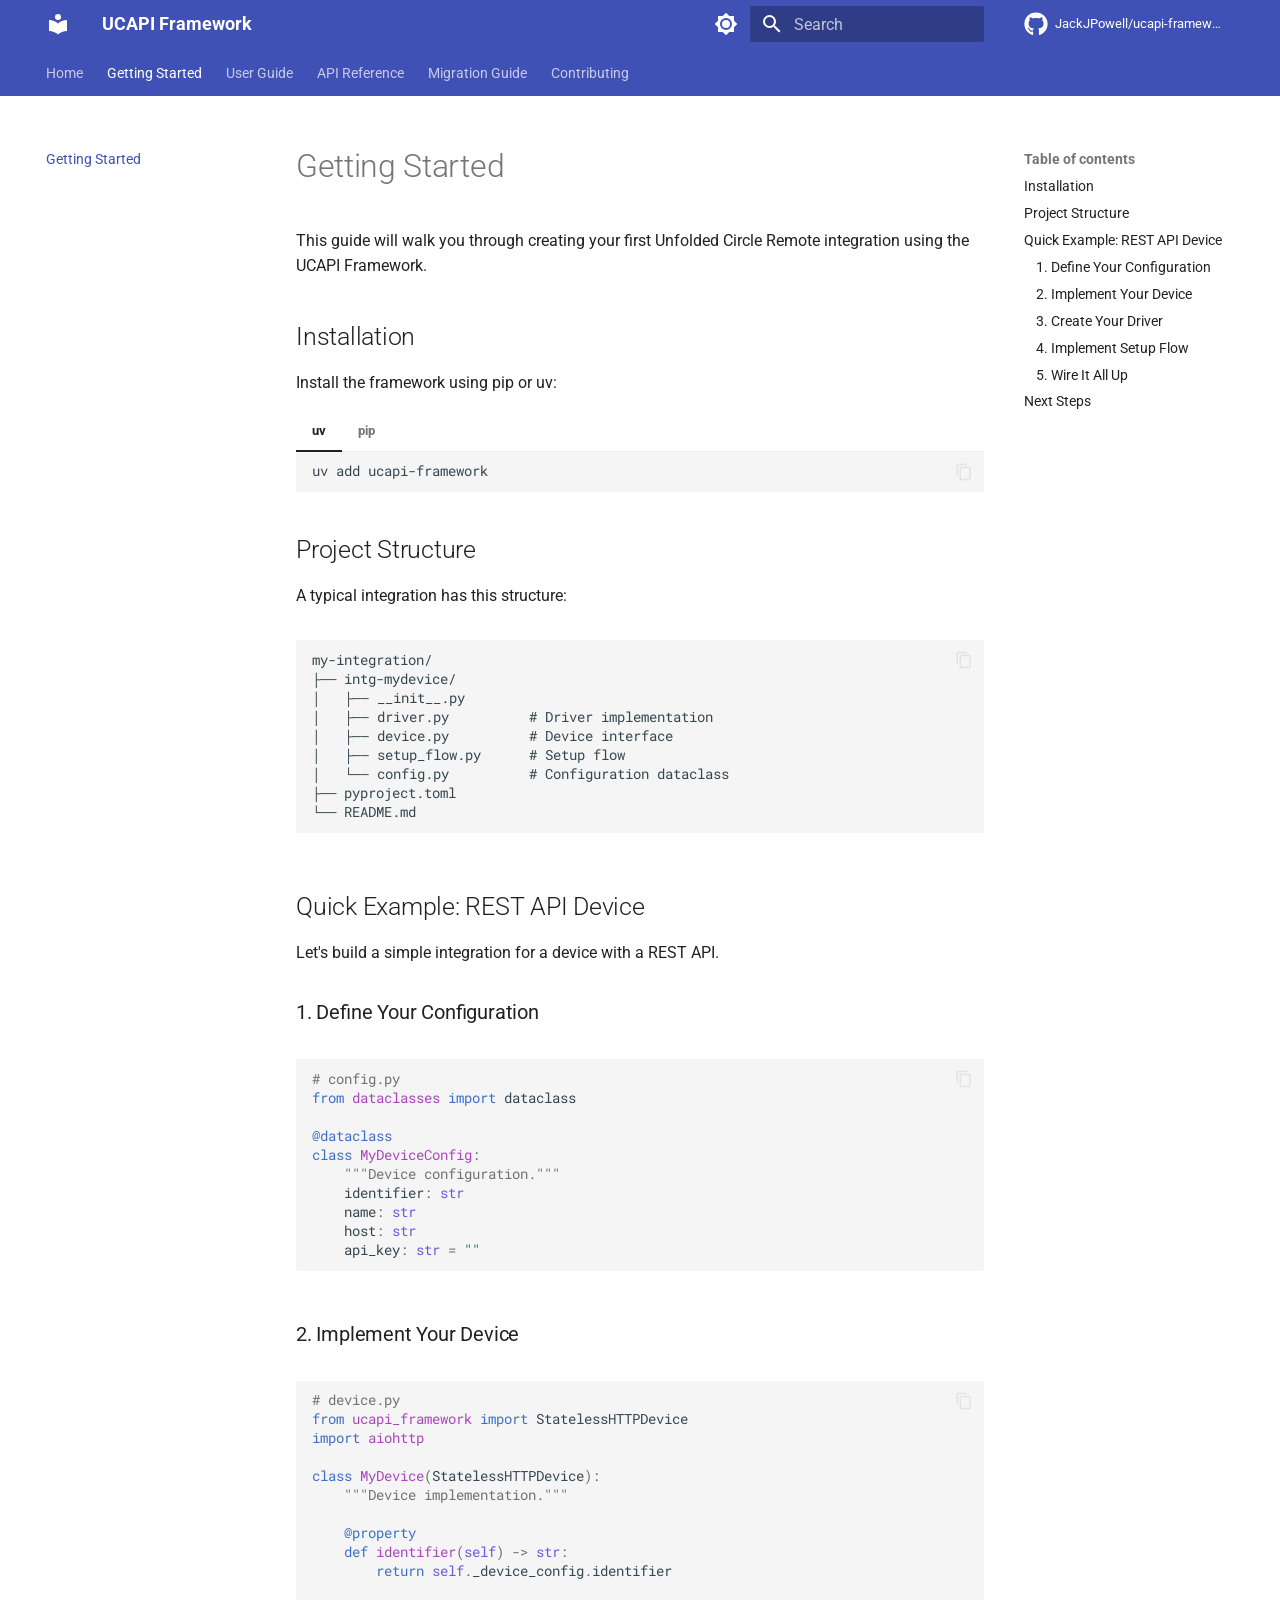
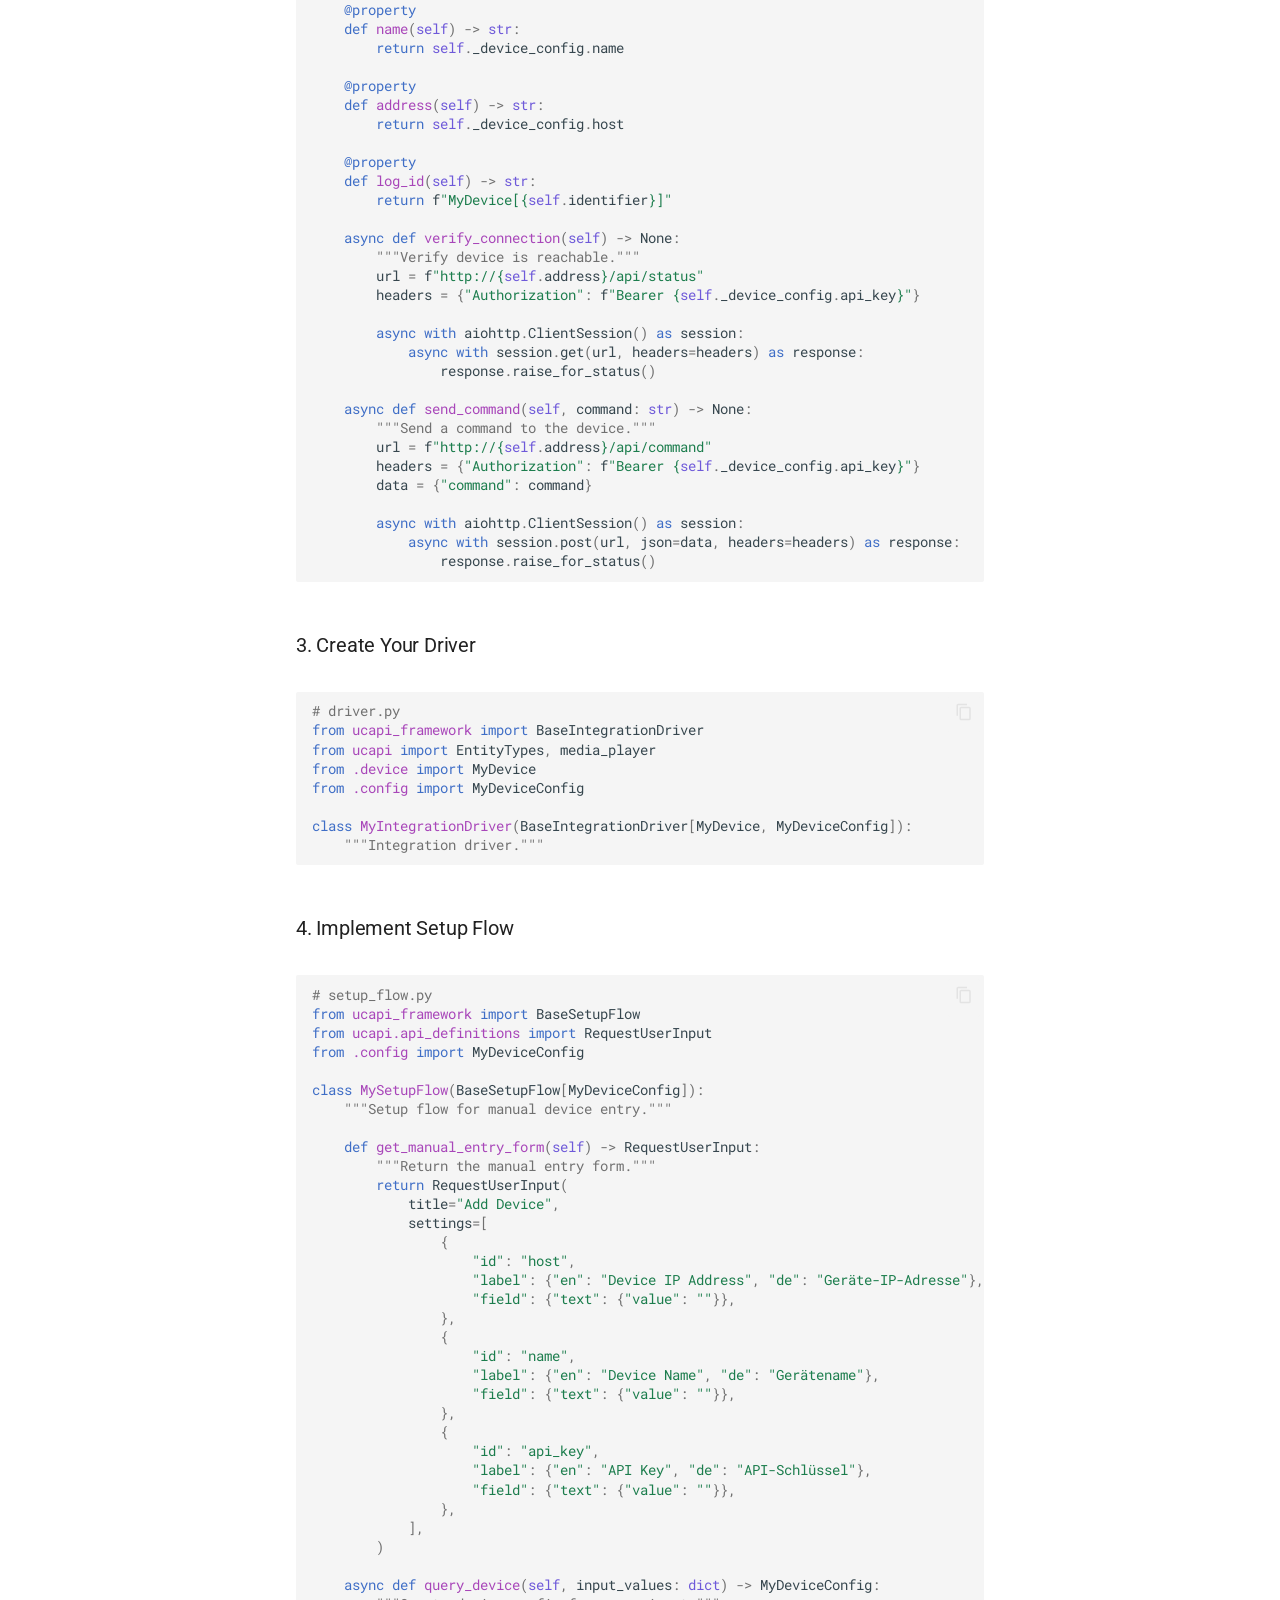
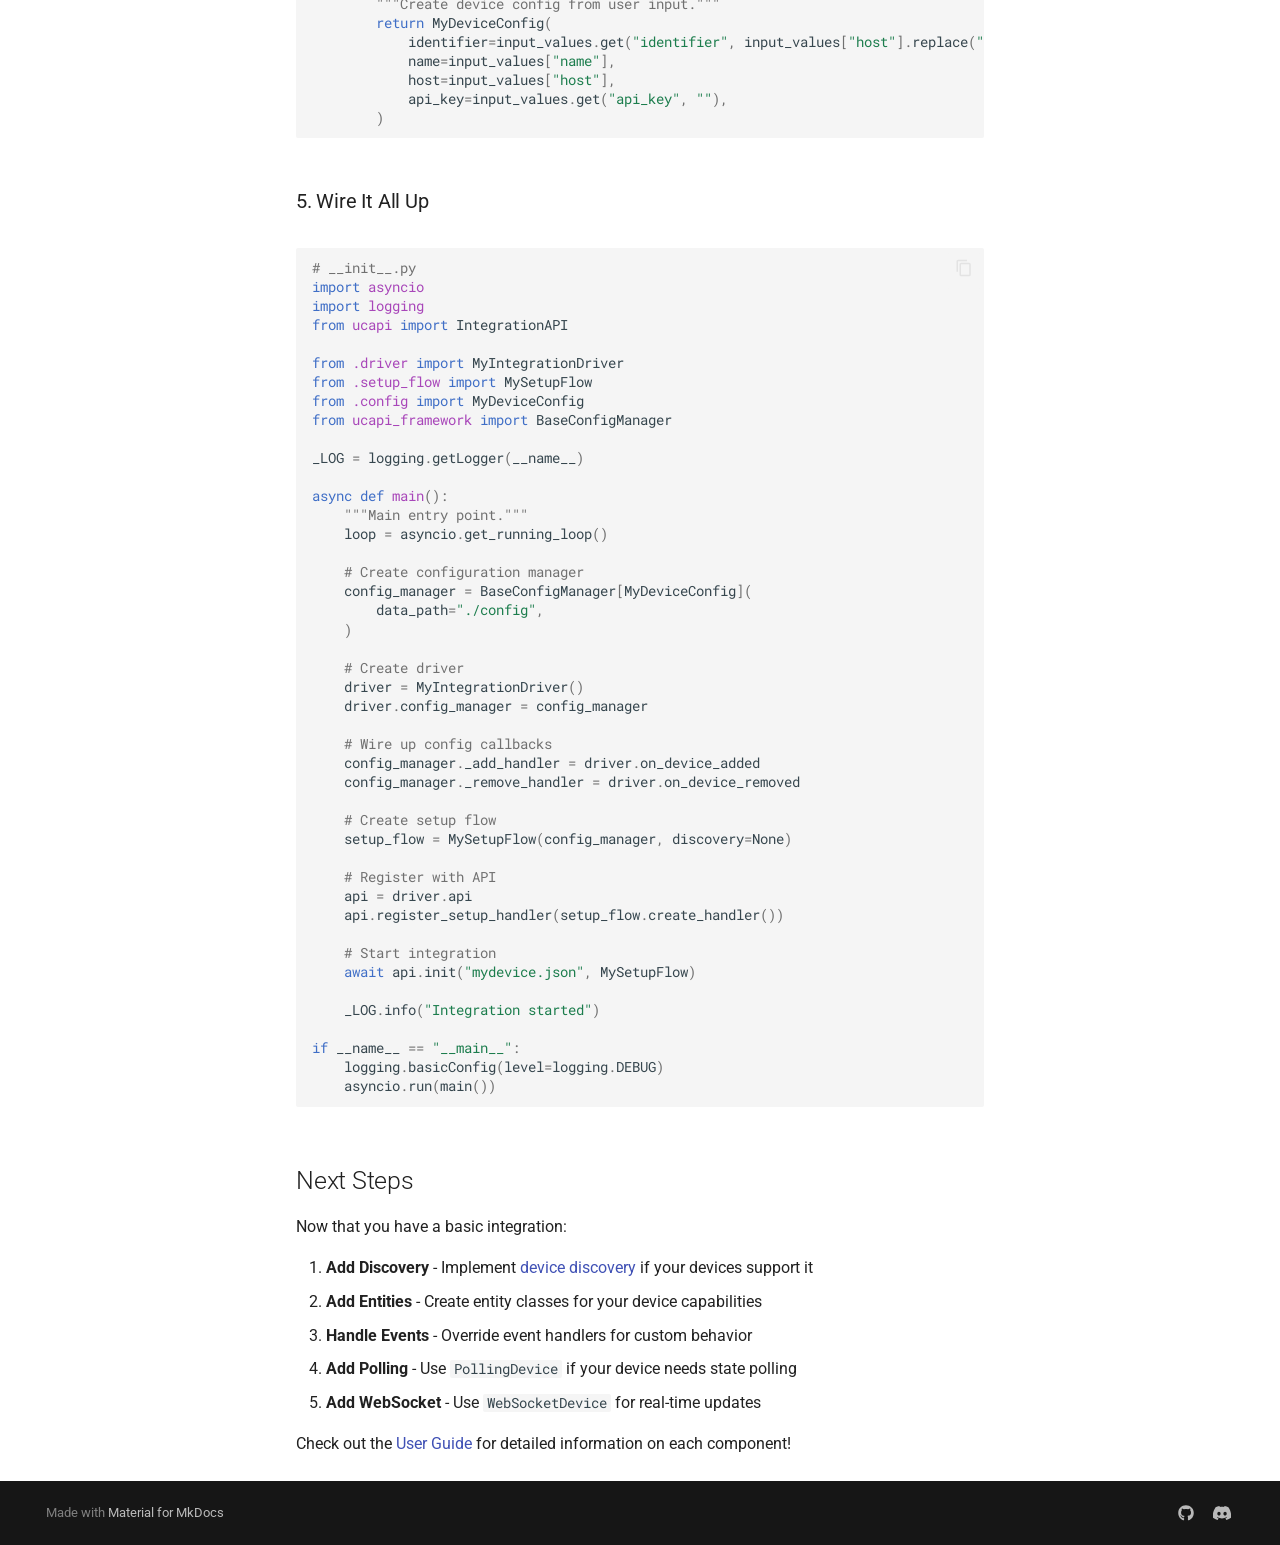
<file: getting-started/index.html>
<!doctype html>
<html lang="en" class="no-js">
  <head>
    
      <meta charset="utf-8">
      <meta name="viewport" content="width=device-width,initial-scale=1">
      
        <meta name="description" content="A framework for building Unfolded Circle Remote integrations">
      
      
        <meta name="author" content="Jack Powell">
      
      
        <link rel="canonical" href="https://jackjpowell.github.io/ucapi-framework/getting-started/">
      
      
        <link rel="prev" href="..">
      
      
        <link rel="next" href="../guide/setup-flow/">
      
      
        
      
      
      <link rel="icon" href="../assets/images/favicon.png">
      <meta name="generator" content="mkdocs-1.6.1, mkdocs-material-9.7.0">
    
    
      
        <title>Getting Started - UCAPI Framework</title>
      
    
    
      <link rel="stylesheet" href="../assets/stylesheets/main.618322db.min.css">
      
        
        <link rel="stylesheet" href="../assets/stylesheets/palette.ab4e12ef.min.css">
      
      


    
    
      
    
    
      
        
        
        <link rel="preconnect" href="https://fonts.gstatic.com" crossorigin>
        <link rel="stylesheet" href="https://fonts.googleapis.com/css?family=Roboto:300,300i,400,400i,700,700i%7CRoboto+Mono:400,400i,700,700i&display=fallback">
        <style>:root{--md-text-font:"Roboto";--md-code-font:"Roboto Mono"}</style>
      
    
    
      <link rel="stylesheet" href="../assets/_mkdocstrings.css">
    
      <link rel="stylesheet" href="../stylesheets/extra.css">
    
    <script>__md_scope=new URL("..",location),__md_hash=e=>[...e].reduce(((e,_)=>(e<<5)-e+_.charCodeAt(0)),0),__md_get=(e,_=localStorage,t=__md_scope)=>JSON.parse(_.getItem(t.pathname+"."+e)),__md_set=(e,_,t=localStorage,a=__md_scope)=>{try{t.setItem(a.pathname+"."+e,JSON.stringify(_))}catch(e){}}</script>
    
      

    
    
  </head>
  
  
    
    
      
    
    
    
    
    <body dir="ltr" data-md-color-scheme="default" data-md-color-primary="indigo" data-md-color-accent="indigo">
  
    
    <input class="md-toggle" data-md-toggle="drawer" type="checkbox" id="__drawer" autocomplete="off">
    <input class="md-toggle" data-md-toggle="search" type="checkbox" id="__search" autocomplete="off">
    <label class="md-overlay" for="__drawer"></label>
    <div data-md-component="skip">
      
        
        <a href="#getting-started" class="md-skip">
          Skip to content
        </a>
      
    </div>
    <div data-md-component="announce">
      
    </div>
    
    
      

<header class="md-header" data-md-component="header">
  <nav class="md-header__inner md-grid" aria-label="Header">
    <a href=".." title="UCAPI Framework" class="md-header__button md-logo" aria-label="UCAPI Framework" data-md-component="logo">
      
  
  <svg xmlns="http://www.w3.org/2000/svg" viewBox="0 0 24 24"><path d="M12 8a3 3 0 0 0 3-3 3 3 0 0 0-3-3 3 3 0 0 0-3 3 3 3 0 0 0 3 3m0 3.54C9.64 9.35 6.5 8 3 8v11c3.5 0 6.64 1.35 9 3.54 2.36-2.19 5.5-3.54 9-3.54V8c-3.5 0-6.64 1.35-9 3.54"/></svg>

    </a>
    <label class="md-header__button md-icon" for="__drawer">
      
      <svg xmlns="http://www.w3.org/2000/svg" viewBox="0 0 24 24"><path d="M3 6h18v2H3zm0 5h18v2H3zm0 5h18v2H3z"/></svg>
    </label>
    <div class="md-header__title" data-md-component="header-title">
      <div class="md-header__ellipsis">
        <div class="md-header__topic">
          <span class="md-ellipsis">
            UCAPI Framework
          </span>
        </div>
        <div class="md-header__topic" data-md-component="header-topic">
          <span class="md-ellipsis">
            
              Getting Started
            
          </span>
        </div>
      </div>
    </div>
    
      
        <form class="md-header__option" data-md-component="palette">
  
    
    
    
    <input class="md-option" data-md-color-media="(prefers-color-scheme: light)" data-md-color-scheme="default" data-md-color-primary="indigo" data-md-color-accent="indigo"  aria-label="Switch to dark mode"  type="radio" name="__palette" id="__palette_0">
    
      <label class="md-header__button md-icon" title="Switch to dark mode" for="__palette_1" hidden>
        <svg xmlns="http://www.w3.org/2000/svg" viewBox="0 0 24 24"><path d="M12 8a4 4 0 0 0-4 4 4 4 0 0 0 4 4 4 4 0 0 0 4-4 4 4 0 0 0-4-4m0 10a6 6 0 0 1-6-6 6 6 0 0 1 6-6 6 6 0 0 1 6 6 6 6 0 0 1-6 6m8-9.31V4h-4.69L12 .69 8.69 4H4v4.69L.69 12 4 15.31V20h4.69L12 23.31 15.31 20H20v-4.69L23.31 12z"/></svg>
      </label>
    
  
    
    
    
    <input class="md-option" data-md-color-media="(prefers-color-scheme: dark)" data-md-color-scheme="slate" data-md-color-primary="indigo" data-md-color-accent="indigo"  aria-label="Switch to light mode"  type="radio" name="__palette" id="__palette_1">
    
      <label class="md-header__button md-icon" title="Switch to light mode" for="__palette_0" hidden>
        <svg xmlns="http://www.w3.org/2000/svg" viewBox="0 0 24 24"><path d="M12 18c-.89 0-1.74-.2-2.5-.55C11.56 16.5 13 14.42 13 12s-1.44-4.5-3.5-5.45C10.26 6.2 11.11 6 12 6a6 6 0 0 1 6 6 6 6 0 0 1-6 6m8-9.31V4h-4.69L12 .69 8.69 4H4v4.69L.69 12 4 15.31V20h4.69L12 23.31 15.31 20H20v-4.69L23.31 12z"/></svg>
      </label>
    
  
</form>
      
    
    
      <script>var palette=__md_get("__palette");if(palette&&palette.color){if("(prefers-color-scheme)"===palette.color.media){var media=matchMedia("(prefers-color-scheme: light)"),input=document.querySelector(media.matches?"[data-md-color-media='(prefers-color-scheme: light)']":"[data-md-color-media='(prefers-color-scheme: dark)']");palette.color.media=input.getAttribute("data-md-color-media"),palette.color.scheme=input.getAttribute("data-md-color-scheme"),palette.color.primary=input.getAttribute("data-md-color-primary"),palette.color.accent=input.getAttribute("data-md-color-accent")}for(var[key,value]of Object.entries(palette.color))document.body.setAttribute("data-md-color-"+key,value)}</script>
    
    
    
      
      
        <label class="md-header__button md-icon" for="__search">
          
          <svg xmlns="http://www.w3.org/2000/svg" viewBox="0 0 24 24"><path d="M9.5 3A6.5 6.5 0 0 1 16 9.5c0 1.61-.59 3.09-1.56 4.23l.27.27h.79l5 5-1.5 1.5-5-5v-.79l-.27-.27A6.52 6.52 0 0 1 9.5 16 6.5 6.5 0 0 1 3 9.5 6.5 6.5 0 0 1 9.5 3m0 2C7 5 5 7 5 9.5S7 14 9.5 14 14 12 14 9.5 12 5 9.5 5"/></svg>
        </label>
        <div class="md-search" data-md-component="search" role="dialog">
  <label class="md-search__overlay" for="__search"></label>
  <div class="md-search__inner" role="search">
    <form class="md-search__form" name="search">
      <input type="text" class="md-search__input" name="query" aria-label="Search" placeholder="Search" autocapitalize="off" autocorrect="off" autocomplete="off" spellcheck="false" data-md-component="search-query" required>
      <label class="md-search__icon md-icon" for="__search">
        
        <svg xmlns="http://www.w3.org/2000/svg" viewBox="0 0 24 24"><path d="M9.5 3A6.5 6.5 0 0 1 16 9.5c0 1.61-.59 3.09-1.56 4.23l.27.27h.79l5 5-1.5 1.5-5-5v-.79l-.27-.27A6.52 6.52 0 0 1 9.5 16 6.5 6.5 0 0 1 3 9.5 6.5 6.5 0 0 1 9.5 3m0 2C7 5 5 7 5 9.5S7 14 9.5 14 14 12 14 9.5 12 5 9.5 5"/></svg>
        
        <svg xmlns="http://www.w3.org/2000/svg" viewBox="0 0 24 24"><path d="M20 11v2H8l5.5 5.5-1.42 1.42L4.16 12l7.92-7.92L13.5 5.5 8 11z"/></svg>
      </label>
      <nav class="md-search__options" aria-label="Search">
        
        <button type="reset" class="md-search__icon md-icon" title="Clear" aria-label="Clear" tabindex="-1">
          
          <svg xmlns="http://www.w3.org/2000/svg" viewBox="0 0 24 24"><path d="M19 6.41 17.59 5 12 10.59 6.41 5 5 6.41 10.59 12 5 17.59 6.41 19 12 13.41 17.59 19 19 17.59 13.41 12z"/></svg>
        </button>
      </nav>
      
        <div class="md-search__suggest" data-md-component="search-suggest"></div>
      
    </form>
    <div class="md-search__output">
      <div class="md-search__scrollwrap" tabindex="0" data-md-scrollfix>
        <div class="md-search-result" data-md-component="search-result">
          <div class="md-search-result__meta">
            Initializing search
          </div>
          <ol class="md-search-result__list" role="presentation"></ol>
        </div>
      </div>
    </div>
  </div>
</div>
      
    
    
      <div class="md-header__source">
        <a href="https://github.com/JackJPowell/ucapi-framework" title="Go to repository" class="md-source" data-md-component="source">
  <div class="md-source__icon md-icon">
    
    <svg xmlns="http://www.w3.org/2000/svg" viewBox="0 0 512 512"><!--! Font Awesome Free 7.1.0 by @fontawesome - https://fontawesome.com License - https://fontawesome.com/license/free (Icons: CC BY 4.0, Fonts: SIL OFL 1.1, Code: MIT License) Copyright 2025 Fonticons, Inc.--><path d="M173.9 397.4c0 2-2.3 3.6-5.2 3.6-3.3.3-5.6-1.3-5.6-3.6 0-2 2.3-3.6 5.2-3.6 3-.3 5.6 1.3 5.6 3.6m-31.1-4.5c-.7 2 1.3 4.3 4.3 4.9 2.6 1 5.6 0 6.2-2s-1.3-4.3-4.3-5.2c-2.6-.7-5.5.3-6.2 2.3m44.2-1.7c-2.9.7-4.9 2.6-4.6 4.9.3 2 2.9 3.3 5.9 2.6 2.9-.7 4.9-2.6 4.6-4.6-.3-1.9-3-3.2-5.9-2.9M252.8 8C114.1 8 8 113.3 8 252c0 110.9 69.8 205.8 169.5 239.2 12.8 2.3 17.3-5.6 17.3-12.1 0-6.2-.3-40.4-.3-61.4 0 0-70 15-84.7-29.8 0 0-11.4-29.1-27.8-36.6 0 0-22.9-15.7 1.6-15.4 0 0 24.9 2 38.6 25.8 21.9 38.6 58.6 27.5 72.9 20.9 2.3-16 8.8-27.1 16-33.7-55.9-6.2-112.3-14.3-112.3-110.5 0-27.5 7.6-41.3 23.6-58.9-2.6-6.5-11.1-33.3 2.6-67.9 20.9-6.5 69 27 69 27 20-5.6 41.5-8.5 62.8-8.5s42.8 2.9 62.8 8.5c0 0 48.1-33.6 69-27 13.7 34.7 5.2 61.4 2.6 67.9 16 17.7 25.8 31.5 25.8 58.9 0 96.5-58.9 104.2-114.8 110.5 9.2 7.9 17 22.9 17 46.4 0 33.7-.3 75.4-.3 83.6 0 6.5 4.6 14.4 17.3 12.1C436.2 457.8 504 362.9 504 252 504 113.3 391.5 8 252.8 8M105.2 352.9c-1.3 1-1 3.3.7 5.2 1.6 1.6 3.9 2.3 5.2 1 1.3-1 1-3.3-.7-5.2-1.6-1.6-3.9-2.3-5.2-1m-10.8-8.1c-.7 1.3.3 2.9 2.3 3.9 1.6 1 3.6.7 4.3-.7.7-1.3-.3-2.9-2.3-3.9-2-.6-3.6-.3-4.3.7m32.4 35.6c-1.6 1.3-1 4.3 1.3 6.2 2.3 2.3 5.2 2.6 6.5 1 1.3-1.3.7-4.3-1.3-6.2-2.2-2.3-5.2-2.6-6.5-1m-11.4-14.7c-1.6 1-1.6 3.6 0 5.9s4.3 3.3 5.6 2.3c1.6-1.3 1.6-3.9 0-6.2-1.4-2.3-4-3.3-5.6-2"/></svg>
  </div>
  <div class="md-source__repository">
    JackJPowell/ucapi-framework
  </div>
</a>
      </div>
    
  </nav>
  
</header>
    
    <div class="md-container" data-md-component="container">
      
      
        
          
            
<nav class="md-tabs" aria-label="Tabs" data-md-component="tabs">
  <div class="md-grid">
    <ul class="md-tabs__list">
      
        
  
  
  
  
    <li class="md-tabs__item">
      <a href=".." class="md-tabs__link">
        
  
  
    
  
  Home

      </a>
    </li>
  

      
        
  
  
  
    
  
  
    <li class="md-tabs__item md-tabs__item--active">
      <a href="./" class="md-tabs__link">
        
  
  
    
  
  Getting Started

      </a>
    </li>
  

      
        
  
  
  
  
    
    
      <li class="md-tabs__item">
        <a href="../guide/setup-flow/" class="md-tabs__link">
          
  
  
  User Guide

        </a>
      </li>
    
  

      
        
  
  
  
  
    
    
      <li class="md-tabs__item">
        <a href="../api/driver/" class="md-tabs__link">
          
  
  
  API Reference

        </a>
      </li>
    
  

      
        
  
  
  
  
    <li class="md-tabs__item">
      <a href="../migration-guide/" class="md-tabs__link">
        
  
  
    
  
  Migration Guide

      </a>
    </li>
  

      
        
  
  
  
  
    <li class="md-tabs__item">
      <a href="../contributing/" class="md-tabs__link">
        
  
  
    
  
  Contributing

      </a>
    </li>
  

      
    </ul>
  </div>
</nav>
          
        
      
      <main class="md-main" data-md-component="main">
        <div class="md-main__inner md-grid">
          
            
              
              <div class="md-sidebar md-sidebar--primary" data-md-component="sidebar" data-md-type="navigation" >
                <div class="md-sidebar__scrollwrap">
                  <div class="md-sidebar__inner">
                    


  


<nav class="md-nav md-nav--primary md-nav--lifted" aria-label="Navigation" data-md-level="0">
  <label class="md-nav__title" for="__drawer">
    <a href=".." title="UCAPI Framework" class="md-nav__button md-logo" aria-label="UCAPI Framework" data-md-component="logo">
      
  
  <svg xmlns="http://www.w3.org/2000/svg" viewBox="0 0 24 24"><path d="M12 8a3 3 0 0 0 3-3 3 3 0 0 0-3-3 3 3 0 0 0-3 3 3 3 0 0 0 3 3m0 3.54C9.64 9.35 6.5 8 3 8v11c3.5 0 6.64 1.35 9 3.54 2.36-2.19 5.5-3.54 9-3.54V8c-3.5 0-6.64 1.35-9 3.54"/></svg>

    </a>
    UCAPI Framework
  </label>
  
    <div class="md-nav__source">
      <a href="https://github.com/JackJPowell/ucapi-framework" title="Go to repository" class="md-source" data-md-component="source">
  <div class="md-source__icon md-icon">
    
    <svg xmlns="http://www.w3.org/2000/svg" viewBox="0 0 512 512"><!--! Font Awesome Free 7.1.0 by @fontawesome - https://fontawesome.com License - https://fontawesome.com/license/free (Icons: CC BY 4.0, Fonts: SIL OFL 1.1, Code: MIT License) Copyright 2025 Fonticons, Inc.--><path d="M173.9 397.4c0 2-2.3 3.6-5.2 3.6-3.3.3-5.6-1.3-5.6-3.6 0-2 2.3-3.6 5.2-3.6 3-.3 5.6 1.3 5.6 3.6m-31.1-4.5c-.7 2 1.3 4.3 4.3 4.9 2.6 1 5.6 0 6.2-2s-1.3-4.3-4.3-5.2c-2.6-.7-5.5.3-6.2 2.3m44.2-1.7c-2.9.7-4.9 2.6-4.6 4.9.3 2 2.9 3.3 5.9 2.6 2.9-.7 4.9-2.6 4.6-4.6-.3-1.9-3-3.2-5.9-2.9M252.8 8C114.1 8 8 113.3 8 252c0 110.9 69.8 205.8 169.5 239.2 12.8 2.3 17.3-5.6 17.3-12.1 0-6.2-.3-40.4-.3-61.4 0 0-70 15-84.7-29.8 0 0-11.4-29.1-27.8-36.6 0 0-22.9-15.7 1.6-15.4 0 0 24.9 2 38.6 25.8 21.9 38.6 58.6 27.5 72.9 20.9 2.3-16 8.8-27.1 16-33.7-55.9-6.2-112.3-14.3-112.3-110.5 0-27.5 7.6-41.3 23.6-58.9-2.6-6.5-11.1-33.3 2.6-67.9 20.9-6.5 69 27 69 27 20-5.6 41.5-8.5 62.8-8.5s42.8 2.9 62.8 8.5c0 0 48.1-33.6 69-27 13.7 34.7 5.2 61.4 2.6 67.9 16 17.7 25.8 31.5 25.8 58.9 0 96.5-58.9 104.2-114.8 110.5 9.2 7.9 17 22.9 17 46.4 0 33.7-.3 75.4-.3 83.6 0 6.5 4.6 14.4 17.3 12.1C436.2 457.8 504 362.9 504 252 504 113.3 391.5 8 252.8 8M105.2 352.9c-1.3 1-1 3.3.7 5.2 1.6 1.6 3.9 2.3 5.2 1 1.3-1 1-3.3-.7-5.2-1.6-1.6-3.9-2.3-5.2-1m-10.8-8.1c-.7 1.3.3 2.9 2.3 3.9 1.6 1 3.6.7 4.3-.7.7-1.3-.3-2.9-2.3-3.9-2-.6-3.6-.3-4.3.7m32.4 35.6c-1.6 1.3-1 4.3 1.3 6.2 2.3 2.3 5.2 2.6 6.5 1 1.3-1.3.7-4.3-1.3-6.2-2.2-2.3-5.2-2.6-6.5-1m-11.4-14.7c-1.6 1-1.6 3.6 0 5.9s4.3 3.3 5.6 2.3c1.6-1.3 1.6-3.9 0-6.2-1.4-2.3-4-3.3-5.6-2"/></svg>
  </div>
  <div class="md-source__repository">
    JackJPowell/ucapi-framework
  </div>
</a>
    </div>
  
  <ul class="md-nav__list" data-md-scrollfix>
    
      
      
  
  
  
  
    <li class="md-nav__item">
      <a href=".." class="md-nav__link">
        
  
  
  <span class="md-ellipsis">
    
  
    Home
  

    
  </span>
  
  

      </a>
    </li>
  

    
      
      
  
  
    
  
  
  
    <li class="md-nav__item md-nav__item--active">
      
      <input class="md-nav__toggle md-toggle" type="checkbox" id="__toc">
      
      
        
      
      
        <label class="md-nav__link md-nav__link--active" for="__toc">
          
  
  
  <span class="md-ellipsis">
    
  
    Getting Started
  

    
  </span>
  
  

          <span class="md-nav__icon md-icon"></span>
        </label>
      
      <a href="./" class="md-nav__link md-nav__link--active">
        
  
  
  <span class="md-ellipsis">
    
  
    Getting Started
  

    
  </span>
  
  

      </a>
      
        

<nav class="md-nav md-nav--secondary" aria-label="Table of contents">
  
  
  
    
  
  
    <label class="md-nav__title" for="__toc">
      <span class="md-nav__icon md-icon"></span>
      Table of contents
    </label>
    <ul class="md-nav__list" data-md-component="toc" data-md-scrollfix>
      
        <li class="md-nav__item">
  <a href="#installation" class="md-nav__link">
    <span class="md-ellipsis">
      
        Installation
      
    </span>
  </a>
  
</li>
      
        <li class="md-nav__item">
  <a href="#project-structure" class="md-nav__link">
    <span class="md-ellipsis">
      
        Project Structure
      
    </span>
  </a>
  
</li>
      
        <li class="md-nav__item">
  <a href="#quick-example-rest-api-device" class="md-nav__link">
    <span class="md-ellipsis">
      
        Quick Example: REST API Device
      
    </span>
  </a>
  
    <nav class="md-nav" aria-label="Quick Example: REST API Device">
      <ul class="md-nav__list">
        
          <li class="md-nav__item">
  <a href="#1-define-your-configuration" class="md-nav__link">
    <span class="md-ellipsis">
      
        1. Define Your Configuration
      
    </span>
  </a>
  
</li>
        
          <li class="md-nav__item">
  <a href="#2-implement-your-device" class="md-nav__link">
    <span class="md-ellipsis">
      
        2. Implement Your Device
      
    </span>
  </a>
  
</li>
        
          <li class="md-nav__item">
  <a href="#3-create-your-driver" class="md-nav__link">
    <span class="md-ellipsis">
      
        3. Create Your Driver
      
    </span>
  </a>
  
</li>
        
          <li class="md-nav__item">
  <a href="#4-implement-setup-flow" class="md-nav__link">
    <span class="md-ellipsis">
      
        4. Implement Setup Flow
      
    </span>
  </a>
  
</li>
        
          <li class="md-nav__item">
  <a href="#5-wire-it-all-up" class="md-nav__link">
    <span class="md-ellipsis">
      
        5. Wire It All Up
      
    </span>
  </a>
  
</li>
        
      </ul>
    </nav>
  
</li>
      
        <li class="md-nav__item">
  <a href="#next-steps" class="md-nav__link">
    <span class="md-ellipsis">
      
        Next Steps
      
    </span>
  </a>
  
</li>
      
    </ul>
  
</nav>
      
    </li>
  

    
      
      
  
  
  
  
    
    
    
    
      
      
        
      
    
    
    <li class="md-nav__item md-nav__item--nested">
      
        
        
        <input class="md-nav__toggle md-toggle " type="checkbox" id="__nav_3" >
        
          
          <label class="md-nav__link" for="__nav_3" id="__nav_3_label" tabindex="0">
            
  
  
  <span class="md-ellipsis">
    
  
    User Guide
  

    
  </span>
  
  

            <span class="md-nav__icon md-icon"></span>
          </label>
        
        <nav class="md-nav" data-md-level="1" aria-labelledby="__nav_3_label" aria-expanded="false">
          <label class="md-nav__title" for="__nav_3">
            <span class="md-nav__icon md-icon"></span>
            
  
    User Guide
  

          </label>
          <ul class="md-nav__list" data-md-scrollfix>
            
              
                
  
  
  
  
    <li class="md-nav__item">
      <a href="../guide/setup-flow/" class="md-nav__link">
        
  
  
  <span class="md-ellipsis">
    
  
    Setup Flow
  

    
  </span>
  
  

      </a>
    </li>
  

              
            
              
                
  
  
  
  
    <li class="md-nav__item">
      <a href="../guide/device-patterns/" class="md-nav__link">
        
  
  
  <span class="md-ellipsis">
    
  
    Device Patterns
  

    
  </span>
  
  

      </a>
    </li>
  

              
            
              
                
  
  
  
  
    <li class="md-nav__item">
      <a href="../guide/configuration/" class="md-nav__link">
        
  
  
  <span class="md-ellipsis">
    
  
    Configuration Management
  

    
  </span>
  
  

      </a>
    </li>
  

              
            
              
                
  
  
  
  
    <li class="md-nav__item">
      <a href="../guide/discovery/" class="md-nav__link">
        
  
  
  <span class="md-ellipsis">
    
  
    Discovery
  

    
  </span>
  
  

      </a>
    </li>
  

              
            
              
                
  
  
  
  
    <li class="md-nav__item">
      <a href="../guide/driver/" class="md-nav__link">
        
  
  
  <span class="md-ellipsis">
    
  
    Driver Integration
  

    
  </span>
  
  

      </a>
    </li>
  

              
            
          </ul>
        </nav>
      
    </li>
  

    
      
      
  
  
  
  
    
    
    
    
      
      
        
      
    
    
    <li class="md-nav__item md-nav__item--nested">
      
        
        
        <input class="md-nav__toggle md-toggle " type="checkbox" id="__nav_4" >
        
          
          <label class="md-nav__link" for="__nav_4" id="__nav_4_label" tabindex="0">
            
  
  
  <span class="md-ellipsis">
    
  
    API Reference
  

    
  </span>
  
  

            <span class="md-nav__icon md-icon"></span>
          </label>
        
        <nav class="md-nav" data-md-level="1" aria-labelledby="__nav_4_label" aria-expanded="false">
          <label class="md-nav__title" for="__nav_4">
            <span class="md-nav__icon md-icon"></span>
            
  
    API Reference
  

          </label>
          <ul class="md-nav__list" data-md-scrollfix>
            
              
                
  
  
  
  
    <li class="md-nav__item">
      <a href="../api/driver/" class="md-nav__link">
        
  
  
  <span class="md-ellipsis">
    
  
    Driver
  

    
  </span>
  
  

      </a>
    </li>
  

              
            
              
                
  
  
  
  
    <li class="md-nav__item">
      <a href="../api/device/" class="md-nav__link">
        
  
  
  <span class="md-ellipsis">
    
  
    Device
  

    
  </span>
  
  

      </a>
    </li>
  

              
            
              
                
  
  
  
  
    <li class="md-nav__item">
      <a href="../api/setup/" class="md-nav__link">
        
  
  
  <span class="md-ellipsis">
    
  
    Setup Flow
  

    
  </span>
  
  

      </a>
    </li>
  

              
            
              
                
  
  
  
  
    <li class="md-nav__item">
      <a href="../api/config/" class="md-nav__link">
        
  
  
  <span class="md-ellipsis">
    
  
    Configuration
  

    
  </span>
  
  

      </a>
    </li>
  

              
            
              
                
  
  
  
  
    <li class="md-nav__item">
      <a href="../api/discovery/" class="md-nav__link">
        
  
  
  <span class="md-ellipsis">
    
  
    Discovery
  

    
  </span>
  
  

      </a>
    </li>
  

              
            
          </ul>
        </nav>
      
    </li>
  

    
      
      
  
  
  
  
    <li class="md-nav__item">
      <a href="../migration-guide/" class="md-nav__link">
        
  
  
  <span class="md-ellipsis">
    
  
    Migration Guide
  

    
  </span>
  
  

      </a>
    </li>
  

    
      
      
  
  
  
  
    <li class="md-nav__item">
      <a href="../contributing/" class="md-nav__link">
        
  
  
  <span class="md-ellipsis">
    
  
    Contributing
  

    
  </span>
  
  

      </a>
    </li>
  

    
  </ul>
</nav>
                  </div>
                </div>
              </div>
            
            
              
              <div class="md-sidebar md-sidebar--secondary" data-md-component="sidebar" data-md-type="toc" >
                <div class="md-sidebar__scrollwrap">
                  <div class="md-sidebar__inner">
                    

<nav class="md-nav md-nav--secondary" aria-label="Table of contents">
  
  
  
    
  
  
    <label class="md-nav__title" for="__toc">
      <span class="md-nav__icon md-icon"></span>
      Table of contents
    </label>
    <ul class="md-nav__list" data-md-component="toc" data-md-scrollfix>
      
        <li class="md-nav__item">
  <a href="#installation" class="md-nav__link">
    <span class="md-ellipsis">
      
        Installation
      
    </span>
  </a>
  
</li>
      
        <li class="md-nav__item">
  <a href="#project-structure" class="md-nav__link">
    <span class="md-ellipsis">
      
        Project Structure
      
    </span>
  </a>
  
</li>
      
        <li class="md-nav__item">
  <a href="#quick-example-rest-api-device" class="md-nav__link">
    <span class="md-ellipsis">
      
        Quick Example: REST API Device
      
    </span>
  </a>
  
    <nav class="md-nav" aria-label="Quick Example: REST API Device">
      <ul class="md-nav__list">
        
          <li class="md-nav__item">
  <a href="#1-define-your-configuration" class="md-nav__link">
    <span class="md-ellipsis">
      
        1. Define Your Configuration
      
    </span>
  </a>
  
</li>
        
          <li class="md-nav__item">
  <a href="#2-implement-your-device" class="md-nav__link">
    <span class="md-ellipsis">
      
        2. Implement Your Device
      
    </span>
  </a>
  
</li>
        
          <li class="md-nav__item">
  <a href="#3-create-your-driver" class="md-nav__link">
    <span class="md-ellipsis">
      
        3. Create Your Driver
      
    </span>
  </a>
  
</li>
        
          <li class="md-nav__item">
  <a href="#4-implement-setup-flow" class="md-nav__link">
    <span class="md-ellipsis">
      
        4. Implement Setup Flow
      
    </span>
  </a>
  
</li>
        
          <li class="md-nav__item">
  <a href="#5-wire-it-all-up" class="md-nav__link">
    <span class="md-ellipsis">
      
        5. Wire It All Up
      
    </span>
  </a>
  
</li>
        
      </ul>
    </nav>
  
</li>
      
        <li class="md-nav__item">
  <a href="#next-steps" class="md-nav__link">
    <span class="md-ellipsis">
      
        Next Steps
      
    </span>
  </a>
  
</li>
      
    </ul>
  
</nav>
                  </div>
                </div>
              </div>
            
          
          
            <div class="md-content" data-md-component="content">
              
              <article class="md-content__inner md-typeset">
                
                  


  
  


<h1 id="getting-started">Getting Started<a class="headerlink" href="#getting-started" title="Permanent link">&para;</a></h1>
<p>This guide will walk you through creating your first Unfolded Circle Remote integration using the UCAPI Framework.</p>
<h2 id="installation">Installation<a class="headerlink" href="#installation" title="Permanent link">&para;</a></h2>
<p>Install the framework using pip or uv:</p>
<div class="tabbed-set tabbed-alternate" data-tabs="1:2"><input checked="checked" id="__tabbed_1_1" name="__tabbed_1" type="radio" /><input id="__tabbed_1_2" name="__tabbed_1" type="radio" /><div class="tabbed-labels"><label for="__tabbed_1_1">uv</label><label for="__tabbed_1_2">pip</label></div>
<div class="tabbed-content">
<div class="tabbed-block">
<div class="language-bash highlight"><pre><span></span><code><span id="__span-0-1"><a id="__codelineno-0-1" name="__codelineno-0-1" href="#__codelineno-0-1"></a>uv<span class="w"> </span>add<span class="w"> </span>ucapi-framework
</span></code></pre></div>
</div>
<div class="tabbed-block">
<div class="language-bash highlight"><pre><span></span><code><span id="__span-1-1"><a id="__codelineno-1-1" name="__codelineno-1-1" href="#__codelineno-1-1"></a>pip<span class="w"> </span>install<span class="w"> </span>ucapi-framework
</span></code></pre></div>
</div>
</div>
</div>
<h2 id="project-structure">Project Structure<a class="headerlink" href="#project-structure" title="Permanent link">&para;</a></h2>
<p>A typical integration has this structure:</p>
<div class="language-text highlight"><pre><span></span><code><span id="__span-2-1"><a id="__codelineno-2-1" name="__codelineno-2-1" href="#__codelineno-2-1"></a>my-integration/
</span><span id="__span-2-2"><a id="__codelineno-2-2" name="__codelineno-2-2" href="#__codelineno-2-2"></a>├── intg-mydevice/
</span><span id="__span-2-3"><a id="__codelineno-2-3" name="__codelineno-2-3" href="#__codelineno-2-3"></a>│   ├── __init__.py
</span><span id="__span-2-4"><a id="__codelineno-2-4" name="__codelineno-2-4" href="#__codelineno-2-4"></a>│   ├── driver.py          # Driver implementation
</span><span id="__span-2-5"><a id="__codelineno-2-5" name="__codelineno-2-5" href="#__codelineno-2-5"></a>│   ├── device.py          # Device interface
</span><span id="__span-2-6"><a id="__codelineno-2-6" name="__codelineno-2-6" href="#__codelineno-2-6"></a>│   ├── setup_flow.py      # Setup flow
</span><span id="__span-2-7"><a id="__codelineno-2-7" name="__codelineno-2-7" href="#__codelineno-2-7"></a>│   └── config.py          # Configuration dataclass
</span><span id="__span-2-8"><a id="__codelineno-2-8" name="__codelineno-2-8" href="#__codelineno-2-8"></a>├── pyproject.toml
</span><span id="__span-2-9"><a id="__codelineno-2-9" name="__codelineno-2-9" href="#__codelineno-2-9"></a>└── README.md
</span></code></pre></div>
<h2 id="quick-example-rest-api-device">Quick Example: REST API Device<a class="headerlink" href="#quick-example-rest-api-device" title="Permanent link">&para;</a></h2>
<p>Let's build a simple integration for a device with a REST API.</p>
<h3 id="1-define-your-configuration">1. Define Your Configuration<a class="headerlink" href="#1-define-your-configuration" title="Permanent link">&para;</a></h3>
<div class="language-python highlight"><pre><span></span><code><span id="__span-3-1"><a id="__codelineno-3-1" name="__codelineno-3-1" href="#__codelineno-3-1"></a><span class="c1"># config.py</span>
</span><span id="__span-3-2"><a id="__codelineno-3-2" name="__codelineno-3-2" href="#__codelineno-3-2"></a><span class="kn">from</span><span class="w"> </span><span class="nn">dataclasses</span><span class="w"> </span><span class="kn">import</span> <span class="n">dataclass</span>
</span><span id="__span-3-3"><a id="__codelineno-3-3" name="__codelineno-3-3" href="#__codelineno-3-3"></a>
</span><span id="__span-3-4"><a id="__codelineno-3-4" name="__codelineno-3-4" href="#__codelineno-3-4"></a><span class="nd">@dataclass</span>
</span><span id="__span-3-5"><a id="__codelineno-3-5" name="__codelineno-3-5" href="#__codelineno-3-5"></a><span class="k">class</span><span class="w"> </span><span class="nc">MyDeviceConfig</span><span class="p">:</span>
</span><span id="__span-3-6"><a id="__codelineno-3-6" name="__codelineno-3-6" href="#__codelineno-3-6"></a><span class="w">    </span><span class="sd">&quot;&quot;&quot;Device configuration.&quot;&quot;&quot;</span>
</span><span id="__span-3-7"><a id="__codelineno-3-7" name="__codelineno-3-7" href="#__codelineno-3-7"></a>    <span class="n">identifier</span><span class="p">:</span> <span class="nb">str</span>
</span><span id="__span-3-8"><a id="__codelineno-3-8" name="__codelineno-3-8" href="#__codelineno-3-8"></a>    <span class="n">name</span><span class="p">:</span> <span class="nb">str</span>
</span><span id="__span-3-9"><a id="__codelineno-3-9" name="__codelineno-3-9" href="#__codelineno-3-9"></a>    <span class="n">host</span><span class="p">:</span> <span class="nb">str</span>
</span><span id="__span-3-10"><a id="__codelineno-3-10" name="__codelineno-3-10" href="#__codelineno-3-10"></a>    <span class="n">api_key</span><span class="p">:</span> <span class="nb">str</span> <span class="o">=</span> <span class="s2">&quot;&quot;</span>
</span></code></pre></div>
<h3 id="2-implement-your-device">2. Implement Your Device<a class="headerlink" href="#2-implement-your-device" title="Permanent link">&para;</a></h3>
<div class="language-python highlight"><pre><span></span><code><span id="__span-4-1"><a id="__codelineno-4-1" name="__codelineno-4-1" href="#__codelineno-4-1"></a><span class="c1"># device.py</span>
</span><span id="__span-4-2"><a id="__codelineno-4-2" name="__codelineno-4-2" href="#__codelineno-4-2"></a><span class="kn">from</span><span class="w"> </span><span class="nn">ucapi_framework</span><span class="w"> </span><span class="kn">import</span> <span class="n">StatelessHTTPDevice</span>
</span><span id="__span-4-3"><a id="__codelineno-4-3" name="__codelineno-4-3" href="#__codelineno-4-3"></a><span class="kn">import</span><span class="w"> </span><span class="nn">aiohttp</span>
</span><span id="__span-4-4"><a id="__codelineno-4-4" name="__codelineno-4-4" href="#__codelineno-4-4"></a>
</span><span id="__span-4-5"><a id="__codelineno-4-5" name="__codelineno-4-5" href="#__codelineno-4-5"></a><span class="k">class</span><span class="w"> </span><span class="nc">MyDevice</span><span class="p">(</span><span class="n">StatelessHTTPDevice</span><span class="p">):</span>
</span><span id="__span-4-6"><a id="__codelineno-4-6" name="__codelineno-4-6" href="#__codelineno-4-6"></a><span class="w">    </span><span class="sd">&quot;&quot;&quot;Device implementation.&quot;&quot;&quot;</span>
</span><span id="__span-4-7"><a id="__codelineno-4-7" name="__codelineno-4-7" href="#__codelineno-4-7"></a>
</span><span id="__span-4-8"><a id="__codelineno-4-8" name="__codelineno-4-8" href="#__codelineno-4-8"></a>    <span class="nd">@property</span>
</span><span id="__span-4-9"><a id="__codelineno-4-9" name="__codelineno-4-9" href="#__codelineno-4-9"></a>    <span class="k">def</span><span class="w"> </span><span class="nf">identifier</span><span class="p">(</span><span class="bp">self</span><span class="p">)</span> <span class="o">-&gt;</span> <span class="nb">str</span><span class="p">:</span>
</span><span id="__span-4-10"><a id="__codelineno-4-10" name="__codelineno-4-10" href="#__codelineno-4-10"></a>        <span class="k">return</span> <span class="bp">self</span><span class="o">.</span><span class="n">_device_config</span><span class="o">.</span><span class="n">identifier</span>
</span><span id="__span-4-11"><a id="__codelineno-4-11" name="__codelineno-4-11" href="#__codelineno-4-11"></a>
</span><span id="__span-4-12"><a id="__codelineno-4-12" name="__codelineno-4-12" href="#__codelineno-4-12"></a>    <span class="nd">@property</span>
</span><span id="__span-4-13"><a id="__codelineno-4-13" name="__codelineno-4-13" href="#__codelineno-4-13"></a>    <span class="k">def</span><span class="w"> </span><span class="nf">name</span><span class="p">(</span><span class="bp">self</span><span class="p">)</span> <span class="o">-&gt;</span> <span class="nb">str</span><span class="p">:</span>
</span><span id="__span-4-14"><a id="__codelineno-4-14" name="__codelineno-4-14" href="#__codelineno-4-14"></a>        <span class="k">return</span> <span class="bp">self</span><span class="o">.</span><span class="n">_device_config</span><span class="o">.</span><span class="n">name</span>
</span><span id="__span-4-15"><a id="__codelineno-4-15" name="__codelineno-4-15" href="#__codelineno-4-15"></a>
</span><span id="__span-4-16"><a id="__codelineno-4-16" name="__codelineno-4-16" href="#__codelineno-4-16"></a>    <span class="nd">@property</span>
</span><span id="__span-4-17"><a id="__codelineno-4-17" name="__codelineno-4-17" href="#__codelineno-4-17"></a>    <span class="k">def</span><span class="w"> </span><span class="nf">address</span><span class="p">(</span><span class="bp">self</span><span class="p">)</span> <span class="o">-&gt;</span> <span class="nb">str</span><span class="p">:</span>
</span><span id="__span-4-18"><a id="__codelineno-4-18" name="__codelineno-4-18" href="#__codelineno-4-18"></a>        <span class="k">return</span> <span class="bp">self</span><span class="o">.</span><span class="n">_device_config</span><span class="o">.</span><span class="n">host</span>
</span><span id="__span-4-19"><a id="__codelineno-4-19" name="__codelineno-4-19" href="#__codelineno-4-19"></a>
</span><span id="__span-4-20"><a id="__codelineno-4-20" name="__codelineno-4-20" href="#__codelineno-4-20"></a>    <span class="nd">@property</span>
</span><span id="__span-4-21"><a id="__codelineno-4-21" name="__codelineno-4-21" href="#__codelineno-4-21"></a>    <span class="k">def</span><span class="w"> </span><span class="nf">log_id</span><span class="p">(</span><span class="bp">self</span><span class="p">)</span> <span class="o">-&gt;</span> <span class="nb">str</span><span class="p">:</span>
</span><span id="__span-4-22"><a id="__codelineno-4-22" name="__codelineno-4-22" href="#__codelineno-4-22"></a>        <span class="k">return</span> <span class="sa">f</span><span class="s2">&quot;MyDevice[</span><span class="si">{</span><span class="bp">self</span><span class="o">.</span><span class="n">identifier</span><span class="si">}</span><span class="s2">]&quot;</span>
</span><span id="__span-4-23"><a id="__codelineno-4-23" name="__codelineno-4-23" href="#__codelineno-4-23"></a>
</span><span id="__span-4-24"><a id="__codelineno-4-24" name="__codelineno-4-24" href="#__codelineno-4-24"></a>    <span class="k">async</span> <span class="k">def</span><span class="w"> </span><span class="nf">verify_connection</span><span class="p">(</span><span class="bp">self</span><span class="p">)</span> <span class="o">-&gt;</span> <span class="kc">None</span><span class="p">:</span>
</span><span id="__span-4-25"><a id="__codelineno-4-25" name="__codelineno-4-25" href="#__codelineno-4-25"></a><span class="w">        </span><span class="sd">&quot;&quot;&quot;Verify device is reachable.&quot;&quot;&quot;</span>
</span><span id="__span-4-26"><a id="__codelineno-4-26" name="__codelineno-4-26" href="#__codelineno-4-26"></a>        <span class="n">url</span> <span class="o">=</span> <span class="sa">f</span><span class="s2">&quot;http://</span><span class="si">{</span><span class="bp">self</span><span class="o">.</span><span class="n">address</span><span class="si">}</span><span class="s2">/api/status&quot;</span>
</span><span id="__span-4-27"><a id="__codelineno-4-27" name="__codelineno-4-27" href="#__codelineno-4-27"></a>        <span class="n">headers</span> <span class="o">=</span> <span class="p">{</span><span class="s2">&quot;Authorization&quot;</span><span class="p">:</span> <span class="sa">f</span><span class="s2">&quot;Bearer </span><span class="si">{</span><span class="bp">self</span><span class="o">.</span><span class="n">_device_config</span><span class="o">.</span><span class="n">api_key</span><span class="si">}</span><span class="s2">&quot;</span><span class="p">}</span>
</span><span id="__span-4-28"><a id="__codelineno-4-28" name="__codelineno-4-28" href="#__codelineno-4-28"></a>
</span><span id="__span-4-29"><a id="__codelineno-4-29" name="__codelineno-4-29" href="#__codelineno-4-29"></a>        <span class="k">async</span> <span class="k">with</span> <span class="n">aiohttp</span><span class="o">.</span><span class="n">ClientSession</span><span class="p">()</span> <span class="k">as</span> <span class="n">session</span><span class="p">:</span>
</span><span id="__span-4-30"><a id="__codelineno-4-30" name="__codelineno-4-30" href="#__codelineno-4-30"></a>            <span class="k">async</span> <span class="k">with</span> <span class="n">session</span><span class="o">.</span><span class="n">get</span><span class="p">(</span><span class="n">url</span><span class="p">,</span> <span class="n">headers</span><span class="o">=</span><span class="n">headers</span><span class="p">)</span> <span class="k">as</span> <span class="n">response</span><span class="p">:</span>
</span><span id="__span-4-31"><a id="__codelineno-4-31" name="__codelineno-4-31" href="#__codelineno-4-31"></a>                <span class="n">response</span><span class="o">.</span><span class="n">raise_for_status</span><span class="p">()</span>
</span><span id="__span-4-32"><a id="__codelineno-4-32" name="__codelineno-4-32" href="#__codelineno-4-32"></a>
</span><span id="__span-4-33"><a id="__codelineno-4-33" name="__codelineno-4-33" href="#__codelineno-4-33"></a>    <span class="k">async</span> <span class="k">def</span><span class="w"> </span><span class="nf">send_command</span><span class="p">(</span><span class="bp">self</span><span class="p">,</span> <span class="n">command</span><span class="p">:</span> <span class="nb">str</span><span class="p">)</span> <span class="o">-&gt;</span> <span class="kc">None</span><span class="p">:</span>
</span><span id="__span-4-34"><a id="__codelineno-4-34" name="__codelineno-4-34" href="#__codelineno-4-34"></a><span class="w">        </span><span class="sd">&quot;&quot;&quot;Send a command to the device.&quot;&quot;&quot;</span>
</span><span id="__span-4-35"><a id="__codelineno-4-35" name="__codelineno-4-35" href="#__codelineno-4-35"></a>        <span class="n">url</span> <span class="o">=</span> <span class="sa">f</span><span class="s2">&quot;http://</span><span class="si">{</span><span class="bp">self</span><span class="o">.</span><span class="n">address</span><span class="si">}</span><span class="s2">/api/command&quot;</span>
</span><span id="__span-4-36"><a id="__codelineno-4-36" name="__codelineno-4-36" href="#__codelineno-4-36"></a>        <span class="n">headers</span> <span class="o">=</span> <span class="p">{</span><span class="s2">&quot;Authorization&quot;</span><span class="p">:</span> <span class="sa">f</span><span class="s2">&quot;Bearer </span><span class="si">{</span><span class="bp">self</span><span class="o">.</span><span class="n">_device_config</span><span class="o">.</span><span class="n">api_key</span><span class="si">}</span><span class="s2">&quot;</span><span class="p">}</span>
</span><span id="__span-4-37"><a id="__codelineno-4-37" name="__codelineno-4-37" href="#__codelineno-4-37"></a>        <span class="n">data</span> <span class="o">=</span> <span class="p">{</span><span class="s2">&quot;command&quot;</span><span class="p">:</span> <span class="n">command</span><span class="p">}</span>
</span><span id="__span-4-38"><a id="__codelineno-4-38" name="__codelineno-4-38" href="#__codelineno-4-38"></a>
</span><span id="__span-4-39"><a id="__codelineno-4-39" name="__codelineno-4-39" href="#__codelineno-4-39"></a>        <span class="k">async</span> <span class="k">with</span> <span class="n">aiohttp</span><span class="o">.</span><span class="n">ClientSession</span><span class="p">()</span> <span class="k">as</span> <span class="n">session</span><span class="p">:</span>
</span><span id="__span-4-40"><a id="__codelineno-4-40" name="__codelineno-4-40" href="#__codelineno-4-40"></a>            <span class="k">async</span> <span class="k">with</span> <span class="n">session</span><span class="o">.</span><span class="n">post</span><span class="p">(</span><span class="n">url</span><span class="p">,</span> <span class="n">json</span><span class="o">=</span><span class="n">data</span><span class="p">,</span> <span class="n">headers</span><span class="o">=</span><span class="n">headers</span><span class="p">)</span> <span class="k">as</span> <span class="n">response</span><span class="p">:</span>
</span><span id="__span-4-41"><a id="__codelineno-4-41" name="__codelineno-4-41" href="#__codelineno-4-41"></a>                <span class="n">response</span><span class="o">.</span><span class="n">raise_for_status</span><span class="p">()</span>
</span></code></pre></div>
<h3 id="3-create-your-driver">3. Create Your Driver<a class="headerlink" href="#3-create-your-driver" title="Permanent link">&para;</a></h3>
<div class="language-python highlight"><pre><span></span><code><span id="__span-5-1"><a id="__codelineno-5-1" name="__codelineno-5-1" href="#__codelineno-5-1"></a><span class="c1"># driver.py</span>
</span><span id="__span-5-2"><a id="__codelineno-5-2" name="__codelineno-5-2" href="#__codelineno-5-2"></a><span class="kn">from</span><span class="w"> </span><span class="nn">ucapi_framework</span><span class="w"> </span><span class="kn">import</span> <span class="n">BaseIntegrationDriver</span>
</span><span id="__span-5-3"><a id="__codelineno-5-3" name="__codelineno-5-3" href="#__codelineno-5-3"></a><span class="kn">from</span><span class="w"> </span><span class="nn">ucapi</span><span class="w"> </span><span class="kn">import</span> <span class="n">EntityTypes</span><span class="p">,</span> <span class="n">media_player</span>
</span><span id="__span-5-4"><a id="__codelineno-5-4" name="__codelineno-5-4" href="#__codelineno-5-4"></a><span class="kn">from</span><span class="w"> </span><span class="nn">.device</span><span class="w"> </span><span class="kn">import</span> <span class="n">MyDevice</span>
</span><span id="__span-5-5"><a id="__codelineno-5-5" name="__codelineno-5-5" href="#__codelineno-5-5"></a><span class="kn">from</span><span class="w"> </span><span class="nn">.config</span><span class="w"> </span><span class="kn">import</span> <span class="n">MyDeviceConfig</span>
</span><span id="__span-5-6"><a id="__codelineno-5-6" name="__codelineno-5-6" href="#__codelineno-5-6"></a>
</span><span id="__span-5-7"><a id="__codelineno-5-7" name="__codelineno-5-7" href="#__codelineno-5-7"></a><span class="k">class</span><span class="w"> </span><span class="nc">MyIntegrationDriver</span><span class="p">(</span><span class="n">BaseIntegrationDriver</span><span class="p">[</span><span class="n">MyDevice</span><span class="p">,</span> <span class="n">MyDeviceConfig</span><span class="p">]):</span>
</span><span id="__span-5-8"><a id="__codelineno-5-8" name="__codelineno-5-8" href="#__codelineno-5-8"></a><span class="w">    </span><span class="sd">&quot;&quot;&quot;Integration driver.&quot;&quot;&quot;</span>
</span></code></pre></div>
<h3 id="4-implement-setup-flow">4. Implement Setup Flow<a class="headerlink" href="#4-implement-setup-flow" title="Permanent link">&para;</a></h3>
<div class="language-python highlight"><pre><span></span><code><span id="__span-6-1"><a id="__codelineno-6-1" name="__codelineno-6-1" href="#__codelineno-6-1"></a><span class="c1"># setup_flow.py</span>
</span><span id="__span-6-2"><a id="__codelineno-6-2" name="__codelineno-6-2" href="#__codelineno-6-2"></a><span class="kn">from</span><span class="w"> </span><span class="nn">ucapi_framework</span><span class="w"> </span><span class="kn">import</span> <span class="n">BaseSetupFlow</span>
</span><span id="__span-6-3"><a id="__codelineno-6-3" name="__codelineno-6-3" href="#__codelineno-6-3"></a><span class="kn">from</span><span class="w"> </span><span class="nn">ucapi.api_definitions</span><span class="w"> </span><span class="kn">import</span> <span class="n">RequestUserInput</span>
</span><span id="__span-6-4"><a id="__codelineno-6-4" name="__codelineno-6-4" href="#__codelineno-6-4"></a><span class="kn">from</span><span class="w"> </span><span class="nn">.config</span><span class="w"> </span><span class="kn">import</span> <span class="n">MyDeviceConfig</span>
</span><span id="__span-6-5"><a id="__codelineno-6-5" name="__codelineno-6-5" href="#__codelineno-6-5"></a>
</span><span id="__span-6-6"><a id="__codelineno-6-6" name="__codelineno-6-6" href="#__codelineno-6-6"></a><span class="k">class</span><span class="w"> </span><span class="nc">MySetupFlow</span><span class="p">(</span><span class="n">BaseSetupFlow</span><span class="p">[</span><span class="n">MyDeviceConfig</span><span class="p">]):</span>
</span><span id="__span-6-7"><a id="__codelineno-6-7" name="__codelineno-6-7" href="#__codelineno-6-7"></a><span class="w">    </span><span class="sd">&quot;&quot;&quot;Setup flow for manual device entry.&quot;&quot;&quot;</span>
</span><span id="__span-6-8"><a id="__codelineno-6-8" name="__codelineno-6-8" href="#__codelineno-6-8"></a>
</span><span id="__span-6-9"><a id="__codelineno-6-9" name="__codelineno-6-9" href="#__codelineno-6-9"></a>    <span class="k">def</span><span class="w"> </span><span class="nf">get_manual_entry_form</span><span class="p">(</span><span class="bp">self</span><span class="p">)</span> <span class="o">-&gt;</span> <span class="n">RequestUserInput</span><span class="p">:</span>
</span><span id="__span-6-10"><a id="__codelineno-6-10" name="__codelineno-6-10" href="#__codelineno-6-10"></a><span class="w">        </span><span class="sd">&quot;&quot;&quot;Return the manual entry form.&quot;&quot;&quot;</span>
</span><span id="__span-6-11"><a id="__codelineno-6-11" name="__codelineno-6-11" href="#__codelineno-6-11"></a>        <span class="k">return</span> <span class="n">RequestUserInput</span><span class="p">(</span>
</span><span id="__span-6-12"><a id="__codelineno-6-12" name="__codelineno-6-12" href="#__codelineno-6-12"></a>            <span class="n">title</span><span class="o">=</span><span class="s2">&quot;Add Device&quot;</span><span class="p">,</span>
</span><span id="__span-6-13"><a id="__codelineno-6-13" name="__codelineno-6-13" href="#__codelineno-6-13"></a>            <span class="n">settings</span><span class="o">=</span><span class="p">[</span>
</span><span id="__span-6-14"><a id="__codelineno-6-14" name="__codelineno-6-14" href="#__codelineno-6-14"></a>                <span class="p">{</span>
</span><span id="__span-6-15"><a id="__codelineno-6-15" name="__codelineno-6-15" href="#__codelineno-6-15"></a>                    <span class="s2">&quot;id&quot;</span><span class="p">:</span> <span class="s2">&quot;host&quot;</span><span class="p">,</span>
</span><span id="__span-6-16"><a id="__codelineno-6-16" name="__codelineno-6-16" href="#__codelineno-6-16"></a>                    <span class="s2">&quot;label&quot;</span><span class="p">:</span> <span class="p">{</span><span class="s2">&quot;en&quot;</span><span class="p">:</span> <span class="s2">&quot;Device IP Address&quot;</span><span class="p">,</span> <span class="s2">&quot;de&quot;</span><span class="p">:</span> <span class="s2">&quot;Geräte-IP-Adresse&quot;</span><span class="p">},</span>
</span><span id="__span-6-17"><a id="__codelineno-6-17" name="__codelineno-6-17" href="#__codelineno-6-17"></a>                    <span class="s2">&quot;field&quot;</span><span class="p">:</span> <span class="p">{</span><span class="s2">&quot;text&quot;</span><span class="p">:</span> <span class="p">{</span><span class="s2">&quot;value&quot;</span><span class="p">:</span> <span class="s2">&quot;&quot;</span><span class="p">}},</span>
</span><span id="__span-6-18"><a id="__codelineno-6-18" name="__codelineno-6-18" href="#__codelineno-6-18"></a>                <span class="p">},</span>
</span><span id="__span-6-19"><a id="__codelineno-6-19" name="__codelineno-6-19" href="#__codelineno-6-19"></a>                <span class="p">{</span>
</span><span id="__span-6-20"><a id="__codelineno-6-20" name="__codelineno-6-20" href="#__codelineno-6-20"></a>                    <span class="s2">&quot;id&quot;</span><span class="p">:</span> <span class="s2">&quot;name&quot;</span><span class="p">,</span>
</span><span id="__span-6-21"><a id="__codelineno-6-21" name="__codelineno-6-21" href="#__codelineno-6-21"></a>                    <span class="s2">&quot;label&quot;</span><span class="p">:</span> <span class="p">{</span><span class="s2">&quot;en&quot;</span><span class="p">:</span> <span class="s2">&quot;Device Name&quot;</span><span class="p">,</span> <span class="s2">&quot;de&quot;</span><span class="p">:</span> <span class="s2">&quot;Gerätename&quot;</span><span class="p">},</span>
</span><span id="__span-6-22"><a id="__codelineno-6-22" name="__codelineno-6-22" href="#__codelineno-6-22"></a>                    <span class="s2">&quot;field&quot;</span><span class="p">:</span> <span class="p">{</span><span class="s2">&quot;text&quot;</span><span class="p">:</span> <span class="p">{</span><span class="s2">&quot;value&quot;</span><span class="p">:</span> <span class="s2">&quot;&quot;</span><span class="p">}},</span>
</span><span id="__span-6-23"><a id="__codelineno-6-23" name="__codelineno-6-23" href="#__codelineno-6-23"></a>                <span class="p">},</span>
</span><span id="__span-6-24"><a id="__codelineno-6-24" name="__codelineno-6-24" href="#__codelineno-6-24"></a>                <span class="p">{</span>
</span><span id="__span-6-25"><a id="__codelineno-6-25" name="__codelineno-6-25" href="#__codelineno-6-25"></a>                    <span class="s2">&quot;id&quot;</span><span class="p">:</span> <span class="s2">&quot;api_key&quot;</span><span class="p">,</span>
</span><span id="__span-6-26"><a id="__codelineno-6-26" name="__codelineno-6-26" href="#__codelineno-6-26"></a>                    <span class="s2">&quot;label&quot;</span><span class="p">:</span> <span class="p">{</span><span class="s2">&quot;en&quot;</span><span class="p">:</span> <span class="s2">&quot;API Key&quot;</span><span class="p">,</span> <span class="s2">&quot;de&quot;</span><span class="p">:</span> <span class="s2">&quot;API-Schlüssel&quot;</span><span class="p">},</span>
</span><span id="__span-6-27"><a id="__codelineno-6-27" name="__codelineno-6-27" href="#__codelineno-6-27"></a>                    <span class="s2">&quot;field&quot;</span><span class="p">:</span> <span class="p">{</span><span class="s2">&quot;text&quot;</span><span class="p">:</span> <span class="p">{</span><span class="s2">&quot;value&quot;</span><span class="p">:</span> <span class="s2">&quot;&quot;</span><span class="p">}},</span>
</span><span id="__span-6-28"><a id="__codelineno-6-28" name="__codelineno-6-28" href="#__codelineno-6-28"></a>                <span class="p">},</span>
</span><span id="__span-6-29"><a id="__codelineno-6-29" name="__codelineno-6-29" href="#__codelineno-6-29"></a>            <span class="p">],</span>
</span><span id="__span-6-30"><a id="__codelineno-6-30" name="__codelineno-6-30" href="#__codelineno-6-30"></a>        <span class="p">)</span>
</span><span id="__span-6-31"><a id="__codelineno-6-31" name="__codelineno-6-31" href="#__codelineno-6-31"></a>
</span><span id="__span-6-32"><a id="__codelineno-6-32" name="__codelineno-6-32" href="#__codelineno-6-32"></a>    <span class="k">async</span> <span class="k">def</span><span class="w"> </span><span class="nf">query_device</span><span class="p">(</span><span class="bp">self</span><span class="p">,</span> <span class="n">input_values</span><span class="p">:</span> <span class="nb">dict</span><span class="p">)</span> <span class="o">-&gt;</span> <span class="n">MyDeviceConfig</span><span class="p">:</span>
</span><span id="__span-6-33"><a id="__codelineno-6-33" name="__codelineno-6-33" href="#__codelineno-6-33"></a><span class="w">        </span><span class="sd">&quot;&quot;&quot;Create device config from user input.&quot;&quot;&quot;</span>
</span><span id="__span-6-34"><a id="__codelineno-6-34" name="__codelineno-6-34" href="#__codelineno-6-34"></a>        <span class="k">return</span> <span class="n">MyDeviceConfig</span><span class="p">(</span>
</span><span id="__span-6-35"><a id="__codelineno-6-35" name="__codelineno-6-35" href="#__codelineno-6-35"></a>            <span class="n">identifier</span><span class="o">=</span><span class="n">input_values</span><span class="o">.</span><span class="n">get</span><span class="p">(</span><span class="s2">&quot;identifier&quot;</span><span class="p">,</span> <span class="n">input_values</span><span class="p">[</span><span class="s2">&quot;host&quot;</span><span class="p">]</span><span class="o">.</span><span class="n">replace</span><span class="p">(</span><span class="s2">&quot;.&quot;</span><span class="p">,</span> <span class="s2">&quot;_&quot;</span><span class="p">)),</span>
</span><span id="__span-6-36"><a id="__codelineno-6-36" name="__codelineno-6-36" href="#__codelineno-6-36"></a>            <span class="n">name</span><span class="o">=</span><span class="n">input_values</span><span class="p">[</span><span class="s2">&quot;name&quot;</span><span class="p">],</span>
</span><span id="__span-6-37"><a id="__codelineno-6-37" name="__codelineno-6-37" href="#__codelineno-6-37"></a>            <span class="n">host</span><span class="o">=</span><span class="n">input_values</span><span class="p">[</span><span class="s2">&quot;host&quot;</span><span class="p">],</span>
</span><span id="__span-6-38"><a id="__codelineno-6-38" name="__codelineno-6-38" href="#__codelineno-6-38"></a>            <span class="n">api_key</span><span class="o">=</span><span class="n">input_values</span><span class="o">.</span><span class="n">get</span><span class="p">(</span><span class="s2">&quot;api_key&quot;</span><span class="p">,</span> <span class="s2">&quot;&quot;</span><span class="p">),</span>
</span><span id="__span-6-39"><a id="__codelineno-6-39" name="__codelineno-6-39" href="#__codelineno-6-39"></a>        <span class="p">)</span>
</span></code></pre></div>
<h3 id="5-wire-it-all-up">5. Wire It All Up<a class="headerlink" href="#5-wire-it-all-up" title="Permanent link">&para;</a></h3>
<div class="language-python highlight"><pre><span></span><code><span id="__span-7-1"><a id="__codelineno-7-1" name="__codelineno-7-1" href="#__codelineno-7-1"></a><span class="c1"># __init__.py</span>
</span><span id="__span-7-2"><a id="__codelineno-7-2" name="__codelineno-7-2" href="#__codelineno-7-2"></a><span class="kn">import</span><span class="w"> </span><span class="nn">asyncio</span>
</span><span id="__span-7-3"><a id="__codelineno-7-3" name="__codelineno-7-3" href="#__codelineno-7-3"></a><span class="kn">import</span><span class="w"> </span><span class="nn">logging</span>
</span><span id="__span-7-4"><a id="__codelineno-7-4" name="__codelineno-7-4" href="#__codelineno-7-4"></a><span class="kn">from</span><span class="w"> </span><span class="nn">ucapi</span><span class="w"> </span><span class="kn">import</span> <span class="n">IntegrationAPI</span>
</span><span id="__span-7-5"><a id="__codelineno-7-5" name="__codelineno-7-5" href="#__codelineno-7-5"></a>
</span><span id="__span-7-6"><a id="__codelineno-7-6" name="__codelineno-7-6" href="#__codelineno-7-6"></a><span class="kn">from</span><span class="w"> </span><span class="nn">.driver</span><span class="w"> </span><span class="kn">import</span> <span class="n">MyIntegrationDriver</span>
</span><span id="__span-7-7"><a id="__codelineno-7-7" name="__codelineno-7-7" href="#__codelineno-7-7"></a><span class="kn">from</span><span class="w"> </span><span class="nn">.setup_flow</span><span class="w"> </span><span class="kn">import</span> <span class="n">MySetupFlow</span>
</span><span id="__span-7-8"><a id="__codelineno-7-8" name="__codelineno-7-8" href="#__codelineno-7-8"></a><span class="kn">from</span><span class="w"> </span><span class="nn">.config</span><span class="w"> </span><span class="kn">import</span> <span class="n">MyDeviceConfig</span>
</span><span id="__span-7-9"><a id="__codelineno-7-9" name="__codelineno-7-9" href="#__codelineno-7-9"></a><span class="kn">from</span><span class="w"> </span><span class="nn">ucapi_framework</span><span class="w"> </span><span class="kn">import</span> <span class="n">BaseConfigManager</span>
</span><span id="__span-7-10"><a id="__codelineno-7-10" name="__codelineno-7-10" href="#__codelineno-7-10"></a>
</span><span id="__span-7-11"><a id="__codelineno-7-11" name="__codelineno-7-11" href="#__codelineno-7-11"></a><span class="n">_LOG</span> <span class="o">=</span> <span class="n">logging</span><span class="o">.</span><span class="n">getLogger</span><span class="p">(</span><span class="vm">__name__</span><span class="p">)</span>
</span><span id="__span-7-12"><a id="__codelineno-7-12" name="__codelineno-7-12" href="#__codelineno-7-12"></a>
</span><span id="__span-7-13"><a id="__codelineno-7-13" name="__codelineno-7-13" href="#__codelineno-7-13"></a><span class="k">async</span> <span class="k">def</span><span class="w"> </span><span class="nf">main</span><span class="p">():</span>
</span><span id="__span-7-14"><a id="__codelineno-7-14" name="__codelineno-7-14" href="#__codelineno-7-14"></a><span class="w">    </span><span class="sd">&quot;&quot;&quot;Main entry point.&quot;&quot;&quot;</span>
</span><span id="__span-7-15"><a id="__codelineno-7-15" name="__codelineno-7-15" href="#__codelineno-7-15"></a>    <span class="n">loop</span> <span class="o">=</span> <span class="n">asyncio</span><span class="o">.</span><span class="n">get_running_loop</span><span class="p">()</span>
</span><span id="__span-7-16"><a id="__codelineno-7-16" name="__codelineno-7-16" href="#__codelineno-7-16"></a>
</span><span id="__span-7-17"><a id="__codelineno-7-17" name="__codelineno-7-17" href="#__codelineno-7-17"></a>    <span class="c1"># Create configuration manager</span>
</span><span id="__span-7-18"><a id="__codelineno-7-18" name="__codelineno-7-18" href="#__codelineno-7-18"></a>    <span class="n">config_manager</span> <span class="o">=</span> <span class="n">BaseConfigManager</span><span class="p">[</span><span class="n">MyDeviceConfig</span><span class="p">](</span>
</span><span id="__span-7-19"><a id="__codelineno-7-19" name="__codelineno-7-19" href="#__codelineno-7-19"></a>        <span class="n">data_path</span><span class="o">=</span><span class="s2">&quot;./config&quot;</span><span class="p">,</span>
</span><span id="__span-7-20"><a id="__codelineno-7-20" name="__codelineno-7-20" href="#__codelineno-7-20"></a>    <span class="p">)</span>
</span><span id="__span-7-21"><a id="__codelineno-7-21" name="__codelineno-7-21" href="#__codelineno-7-21"></a>
</span><span id="__span-7-22"><a id="__codelineno-7-22" name="__codelineno-7-22" href="#__codelineno-7-22"></a>    <span class="c1"># Create driver</span>
</span><span id="__span-7-23"><a id="__codelineno-7-23" name="__codelineno-7-23" href="#__codelineno-7-23"></a>    <span class="n">driver</span> <span class="o">=</span> <span class="n">MyIntegrationDriver</span><span class="p">()</span>
</span><span id="__span-7-24"><a id="__codelineno-7-24" name="__codelineno-7-24" href="#__codelineno-7-24"></a>    <span class="n">driver</span><span class="o">.</span><span class="n">config_manager</span> <span class="o">=</span> <span class="n">config_manager</span>
</span><span id="__span-7-25"><a id="__codelineno-7-25" name="__codelineno-7-25" href="#__codelineno-7-25"></a>
</span><span id="__span-7-26"><a id="__codelineno-7-26" name="__codelineno-7-26" href="#__codelineno-7-26"></a>    <span class="c1"># Wire up config callbacks</span>
</span><span id="__span-7-27"><a id="__codelineno-7-27" name="__codelineno-7-27" href="#__codelineno-7-27"></a>    <span class="n">config_manager</span><span class="o">.</span><span class="n">_add_handler</span> <span class="o">=</span> <span class="n">driver</span><span class="o">.</span><span class="n">on_device_added</span>
</span><span id="__span-7-28"><a id="__codelineno-7-28" name="__codelineno-7-28" href="#__codelineno-7-28"></a>    <span class="n">config_manager</span><span class="o">.</span><span class="n">_remove_handler</span> <span class="o">=</span> <span class="n">driver</span><span class="o">.</span><span class="n">on_device_removed</span>
</span><span id="__span-7-29"><a id="__codelineno-7-29" name="__codelineno-7-29" href="#__codelineno-7-29"></a>
</span><span id="__span-7-30"><a id="__codelineno-7-30" name="__codelineno-7-30" href="#__codelineno-7-30"></a>    <span class="c1"># Create setup flow</span>
</span><span id="__span-7-31"><a id="__codelineno-7-31" name="__codelineno-7-31" href="#__codelineno-7-31"></a>    <span class="n">setup_flow</span> <span class="o">=</span> <span class="n">MySetupFlow</span><span class="p">(</span><span class="n">config_manager</span><span class="p">,</span> <span class="n">discovery</span><span class="o">=</span><span class="kc">None</span><span class="p">)</span>
</span><span id="__span-7-32"><a id="__codelineno-7-32" name="__codelineno-7-32" href="#__codelineno-7-32"></a>
</span><span id="__span-7-33"><a id="__codelineno-7-33" name="__codelineno-7-33" href="#__codelineno-7-33"></a>    <span class="c1"># Register with API</span>
</span><span id="__span-7-34"><a id="__codelineno-7-34" name="__codelineno-7-34" href="#__codelineno-7-34"></a>    <span class="n">api</span> <span class="o">=</span> <span class="n">driver</span><span class="o">.</span><span class="n">api</span>
</span><span id="__span-7-35"><a id="__codelineno-7-35" name="__codelineno-7-35" href="#__codelineno-7-35"></a>    <span class="n">api</span><span class="o">.</span><span class="n">register_setup_handler</span><span class="p">(</span><span class="n">setup_flow</span><span class="o">.</span><span class="n">create_handler</span><span class="p">())</span>
</span><span id="__span-7-36"><a id="__codelineno-7-36" name="__codelineno-7-36" href="#__codelineno-7-36"></a>
</span><span id="__span-7-37"><a id="__codelineno-7-37" name="__codelineno-7-37" href="#__codelineno-7-37"></a>    <span class="c1"># Start integration</span>
</span><span id="__span-7-38"><a id="__codelineno-7-38" name="__codelineno-7-38" href="#__codelineno-7-38"></a>    <span class="k">await</span> <span class="n">api</span><span class="o">.</span><span class="n">init</span><span class="p">(</span><span class="s2">&quot;mydevice.json&quot;</span><span class="p">,</span> <span class="n">MySetupFlow</span><span class="p">)</span>
</span><span id="__span-7-39"><a id="__codelineno-7-39" name="__codelineno-7-39" href="#__codelineno-7-39"></a>
</span><span id="__span-7-40"><a id="__codelineno-7-40" name="__codelineno-7-40" href="#__codelineno-7-40"></a>    <span class="n">_LOG</span><span class="o">.</span><span class="n">info</span><span class="p">(</span><span class="s2">&quot;Integration started&quot;</span><span class="p">)</span>
</span><span id="__span-7-41"><a id="__codelineno-7-41" name="__codelineno-7-41" href="#__codelineno-7-41"></a>
</span><span id="__span-7-42"><a id="__codelineno-7-42" name="__codelineno-7-42" href="#__codelineno-7-42"></a><span class="k">if</span> <span class="vm">__name__</span> <span class="o">==</span> <span class="s2">&quot;__main__&quot;</span><span class="p">:</span>
</span><span id="__span-7-43"><a id="__codelineno-7-43" name="__codelineno-7-43" href="#__codelineno-7-43"></a>    <span class="n">logging</span><span class="o">.</span><span class="n">basicConfig</span><span class="p">(</span><span class="n">level</span><span class="o">=</span><span class="n">logging</span><span class="o">.</span><span class="n">DEBUG</span><span class="p">)</span>
</span><span id="__span-7-44"><a id="__codelineno-7-44" name="__codelineno-7-44" href="#__codelineno-7-44"></a>    <span class="n">asyncio</span><span class="o">.</span><span class="n">run</span><span class="p">(</span><span class="n">main</span><span class="p">())</span>
</span></code></pre></div>
<h2 id="next-steps">Next Steps<a class="headerlink" href="#next-steps" title="Permanent link">&para;</a></h2>
<p>Now that you have a basic integration:</p>
<ol>
<li><strong>Add Discovery</strong> - Implement <a href="../guide/discovery/">device discovery</a> if your devices support it</li>
<li><strong>Add Entities</strong> - Create entity classes for your device capabilities</li>
<li><strong>Handle Events</strong> - Override event handlers for custom behavior</li>
<li><strong>Add Polling</strong> - Use <code>PollingDevice</code> if your device needs state polling</li>
<li><strong>Add WebSocket</strong> - Use <code>WebSocketDevice</code> for real-time updates</li>
</ol>
<p>Check out the <a href="../guide/setup-flow/">User Guide</a> for detailed information on each component!</p>












                
              </article>
            </div>
          
          
<script>var target=document.getElementById(location.hash.slice(1));target&&target.name&&(target.checked=target.name.startsWith("__tabbed_"))</script>
        </div>
        
          <button type="button" class="md-top md-icon" data-md-component="top" hidden>
  
  <svg xmlns="http://www.w3.org/2000/svg" viewBox="0 0 24 24"><path d="M13 20h-2V8l-5.5 5.5-1.42-1.42L12 4.16l7.92 7.92-1.42 1.42L13 8z"/></svg>
  Back to top
</button>
        
      </main>
      
        <footer class="md-footer">
  
  <div class="md-footer-meta md-typeset">
    <div class="md-footer-meta__inner md-grid">
      <div class="md-copyright">
  
  
    Made with
    <a href="https://squidfunk.github.io/mkdocs-material/" target="_blank" rel="noopener">
      Material for MkDocs
    </a>
  
</div>
      
        
<div class="md-social">
  
    
    
    
    
      
      
    
    <a href="https://github.com/JackJPowell" target="_blank" rel="noopener" title="github.com" class="md-social__link">
      <svg xmlns="http://www.w3.org/2000/svg" viewBox="0 0 512 512"><!--! Font Awesome Free 7.1.0 by @fontawesome - https://fontawesome.com License - https://fontawesome.com/license/free (Icons: CC BY 4.0, Fonts: SIL OFL 1.1, Code: MIT License) Copyright 2025 Fonticons, Inc.--><path d="M173.9 397.4c0 2-2.3 3.6-5.2 3.6-3.3.3-5.6-1.3-5.6-3.6 0-2 2.3-3.6 5.2-3.6 3-.3 5.6 1.3 5.6 3.6m-31.1-4.5c-.7 2 1.3 4.3 4.3 4.9 2.6 1 5.6 0 6.2-2s-1.3-4.3-4.3-5.2c-2.6-.7-5.5.3-6.2 2.3m44.2-1.7c-2.9.7-4.9 2.6-4.6 4.9.3 2 2.9 3.3 5.9 2.6 2.9-.7 4.9-2.6 4.6-4.6-.3-1.9-3-3.2-5.9-2.9M252.8 8C114.1 8 8 113.3 8 252c0 110.9 69.8 205.8 169.5 239.2 12.8 2.3 17.3-5.6 17.3-12.1 0-6.2-.3-40.4-.3-61.4 0 0-70 15-84.7-29.8 0 0-11.4-29.1-27.8-36.6 0 0-22.9-15.7 1.6-15.4 0 0 24.9 2 38.6 25.8 21.9 38.6 58.6 27.5 72.9 20.9 2.3-16 8.8-27.1 16-33.7-55.9-6.2-112.3-14.3-112.3-110.5 0-27.5 7.6-41.3 23.6-58.9-2.6-6.5-11.1-33.3 2.6-67.9 20.9-6.5 69 27 69 27 20-5.6 41.5-8.5 62.8-8.5s42.8 2.9 62.8 8.5c0 0 48.1-33.6 69-27 13.7 34.7 5.2 61.4 2.6 67.9 16 17.7 25.8 31.5 25.8 58.9 0 96.5-58.9 104.2-114.8 110.5 9.2 7.9 17 22.9 17 46.4 0 33.7-.3 75.4-.3 83.6 0 6.5 4.6 14.4 17.3 12.1C436.2 457.8 504 362.9 504 252 504 113.3 391.5 8 252.8 8M105.2 352.9c-1.3 1-1 3.3.7 5.2 1.6 1.6 3.9 2.3 5.2 1 1.3-1 1-3.3-.7-5.2-1.6-1.6-3.9-2.3-5.2-1m-10.8-8.1c-.7 1.3.3 2.9 2.3 3.9 1.6 1 3.6.7 4.3-.7.7-1.3-.3-2.9-2.3-3.9-2-.6-3.6-.3-4.3.7m32.4 35.6c-1.6 1.3-1 4.3 1.3 6.2 2.3 2.3 5.2 2.6 6.5 1 1.3-1.3.7-4.3-1.3-6.2-2.2-2.3-5.2-2.6-6.5-1m-11.4-14.7c-1.6 1-1.6 3.6 0 5.9s4.3 3.3 5.6 2.3c1.6-1.3 1.6-3.9 0-6.2-1.4-2.3-4-3.3-5.6-2"/></svg>
    </a>
  
    
    
    
    
      
      
    
    <a href="https://discord.gg/zGVYf58" target="_blank" rel="noopener" title="discord.gg" class="md-social__link">
      <svg xmlns="http://www.w3.org/2000/svg" viewBox="0 0 576 512"><!--! Font Awesome Free 7.1.0 by @fontawesome - https://fontawesome.com License - https://fontawesome.com/license/free (Icons: CC BY 4.0, Fonts: SIL OFL 1.1, Code: MIT License) Copyright 2025 Fonticons, Inc.--><path d="M492.5 69.8c-.2-.3-.4-.6-.8-.7-38.1-17.5-78.4-30-119.7-37.1-.4-.1-.8 0-1.1.1s-.6.4-.8.8c-5.5 9.9-10.5 20.2-14.9 30.6-44.6-6.8-89.9-6.8-134.4 0-4.5-10.5-9.5-20.7-15.1-30.6-.2-.3-.5-.6-.8-.8s-.7-.2-1.1-.2C162.5 39 122.2 51.5 84.1 69c-.3.1-.6.4-.8.7C7.1 183.5-13.8 294.6-3.6 404.2c0 .3.1.5.2.8s.3.4.5.6c44.4 32.9 94 58 146.8 74.2.4.1.8.1 1.1 0s.7-.4.9-.7c11.3-15.4 21.4-31.8 30-48.8.1-.2.2-.5.2-.8s0-.5-.1-.8-.2-.5-.4-.6-.4-.3-.7-.4c-15.8-6.1-31.2-13.4-45.9-21.9-.3-.2-.5-.4-.7-.6s-.3-.6-.3-.9 0-.6.2-.9.3-.5.6-.7c3.1-2.3 6.2-4.7 9.1-7.1.3-.2.6-.4.9-.4s.7 0 1 .1c96.2 43.9 200.4 43.9 295.5 0 .3-.1.7-.2 1-.2s.7.2.9.4c2.9 2.4 6 4.9 9.1 7.2.2.2.4.4.6.7s.2.6.2.9-.1.6-.3.9-.4.5-.6.6c-14.7 8.6-30 15.9-45.9 21.8-.2.1-.5.2-.7.4s-.3.4-.4.7-.1.5-.1.8.1.5.2.8c8.8 17 18.8 33.3 30 48.8.2.3.6.6.9.7s.8.1 1.1 0c52.9-16.2 102.6-41.3 147.1-74.2.2-.2.4-.4.5-.6s.2-.5.2-.8c12.3-126.8-20.5-236.9-86.9-334.5zm-302 267.7c-29 0-52.8-26.6-52.8-59.2s23.4-59.2 52.8-59.2c29.7 0 53.3 26.8 52.8 59.2 0 32.7-23.4 59.2-52.8 59.2m195.4 0c-29 0-52.8-26.6-52.8-59.2s23.4-59.2 52.8-59.2c29.7 0 53.3 26.8 52.8 59.2 0 32.7-23.2 59.2-52.8 59.2"/></svg>
    </a>
  
</div>
      
    </div>
  </div>
</footer>
      
    </div>
    <div class="md-dialog" data-md-component="dialog">
      <div class="md-dialog__inner md-typeset"></div>
    </div>
    
    
    
      
      
      <script id="__config" type="application/json">{"annotate": null, "base": "..", "features": ["navigation.tabs", "navigation.sections", "navigation.top", "navigation.tracking", "search.suggest", "search.highlight", "content.code.copy", "content.code.annotate", "toc.follow"], "search": "../assets/javascripts/workers/search.7a47a382.min.js", "tags": null, "translations": {"clipboard.copied": "Copied to clipboard", "clipboard.copy": "Copy to clipboard", "search.result.more.one": "1 more on this page", "search.result.more.other": "# more on this page", "search.result.none": "No matching documents", "search.result.one": "1 matching document", "search.result.other": "# matching documents", "search.result.placeholder": "Type to start searching", "search.result.term.missing": "Missing", "select.version": "Select version"}, "version": null}</script>
    
    
      <script src="../assets/javascripts/bundle.e71a0d61.min.js"></script>
      
    
  </body>
</html>
</file>
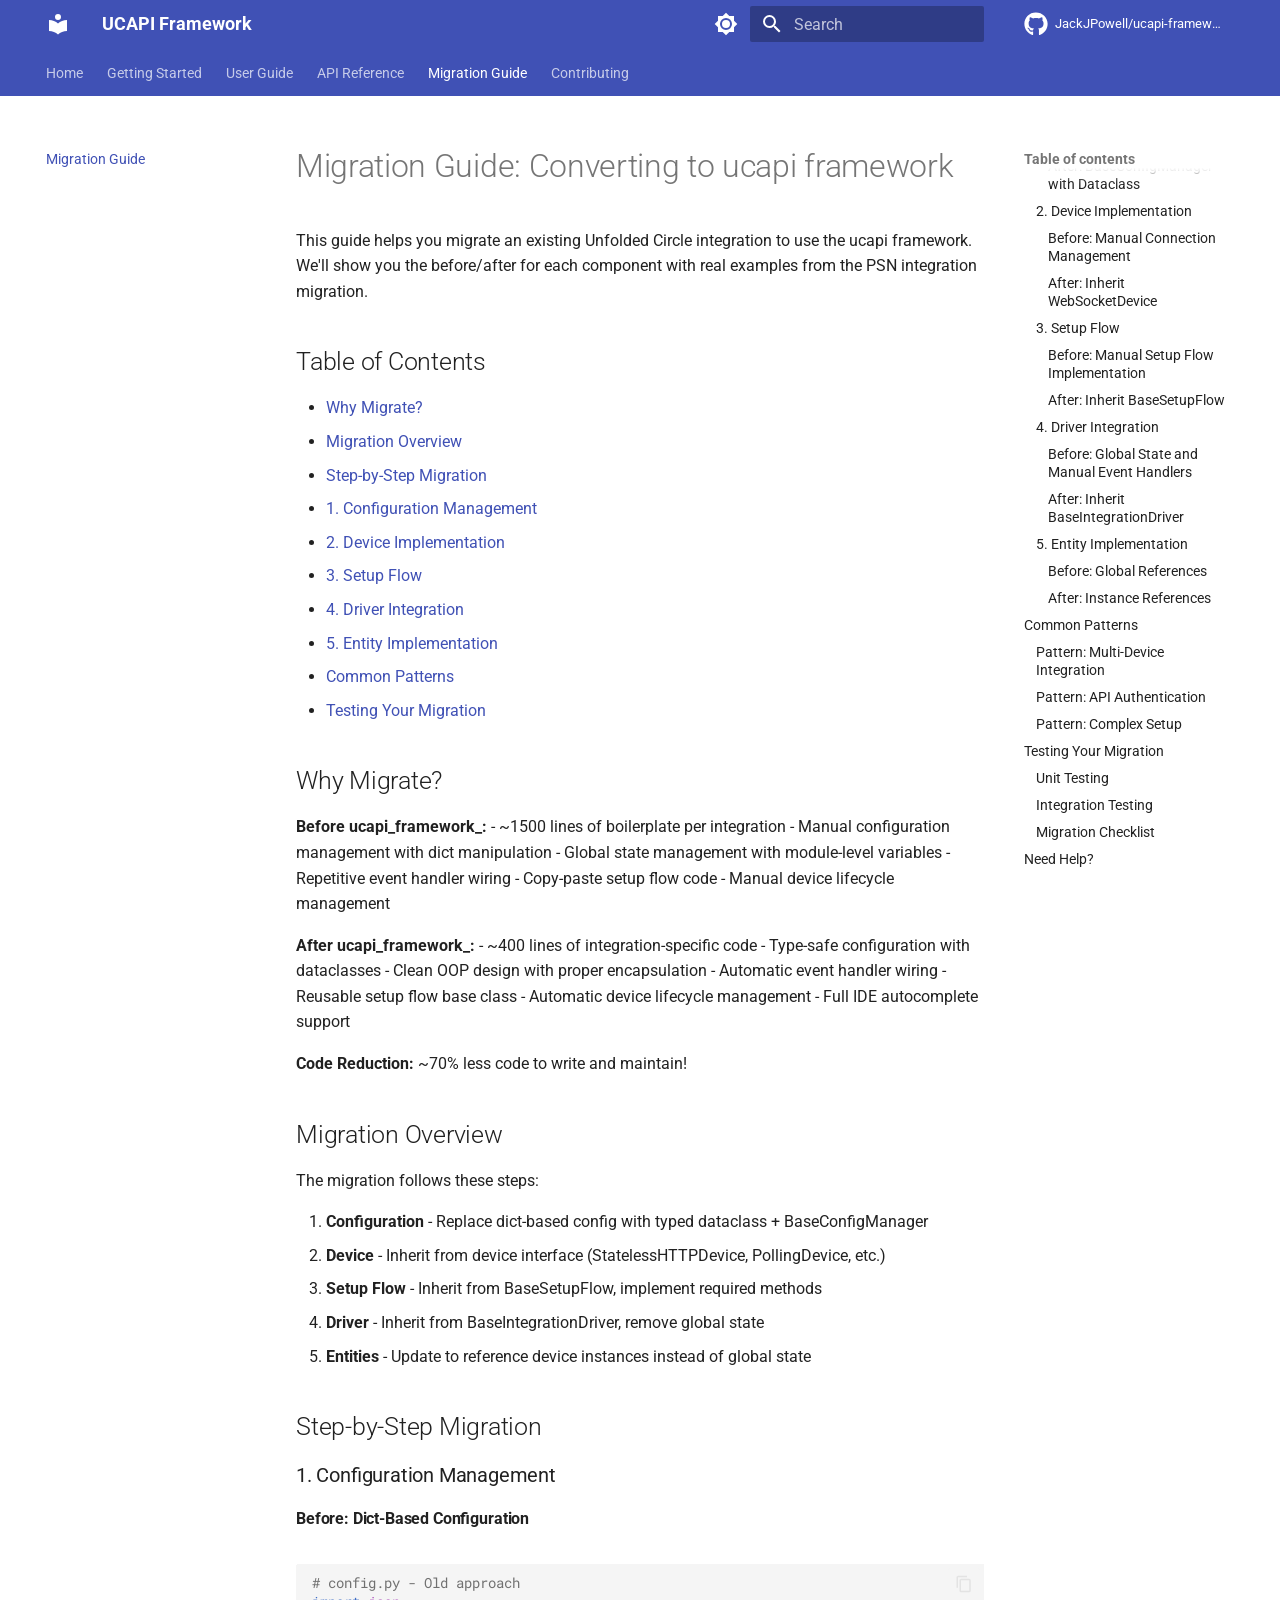
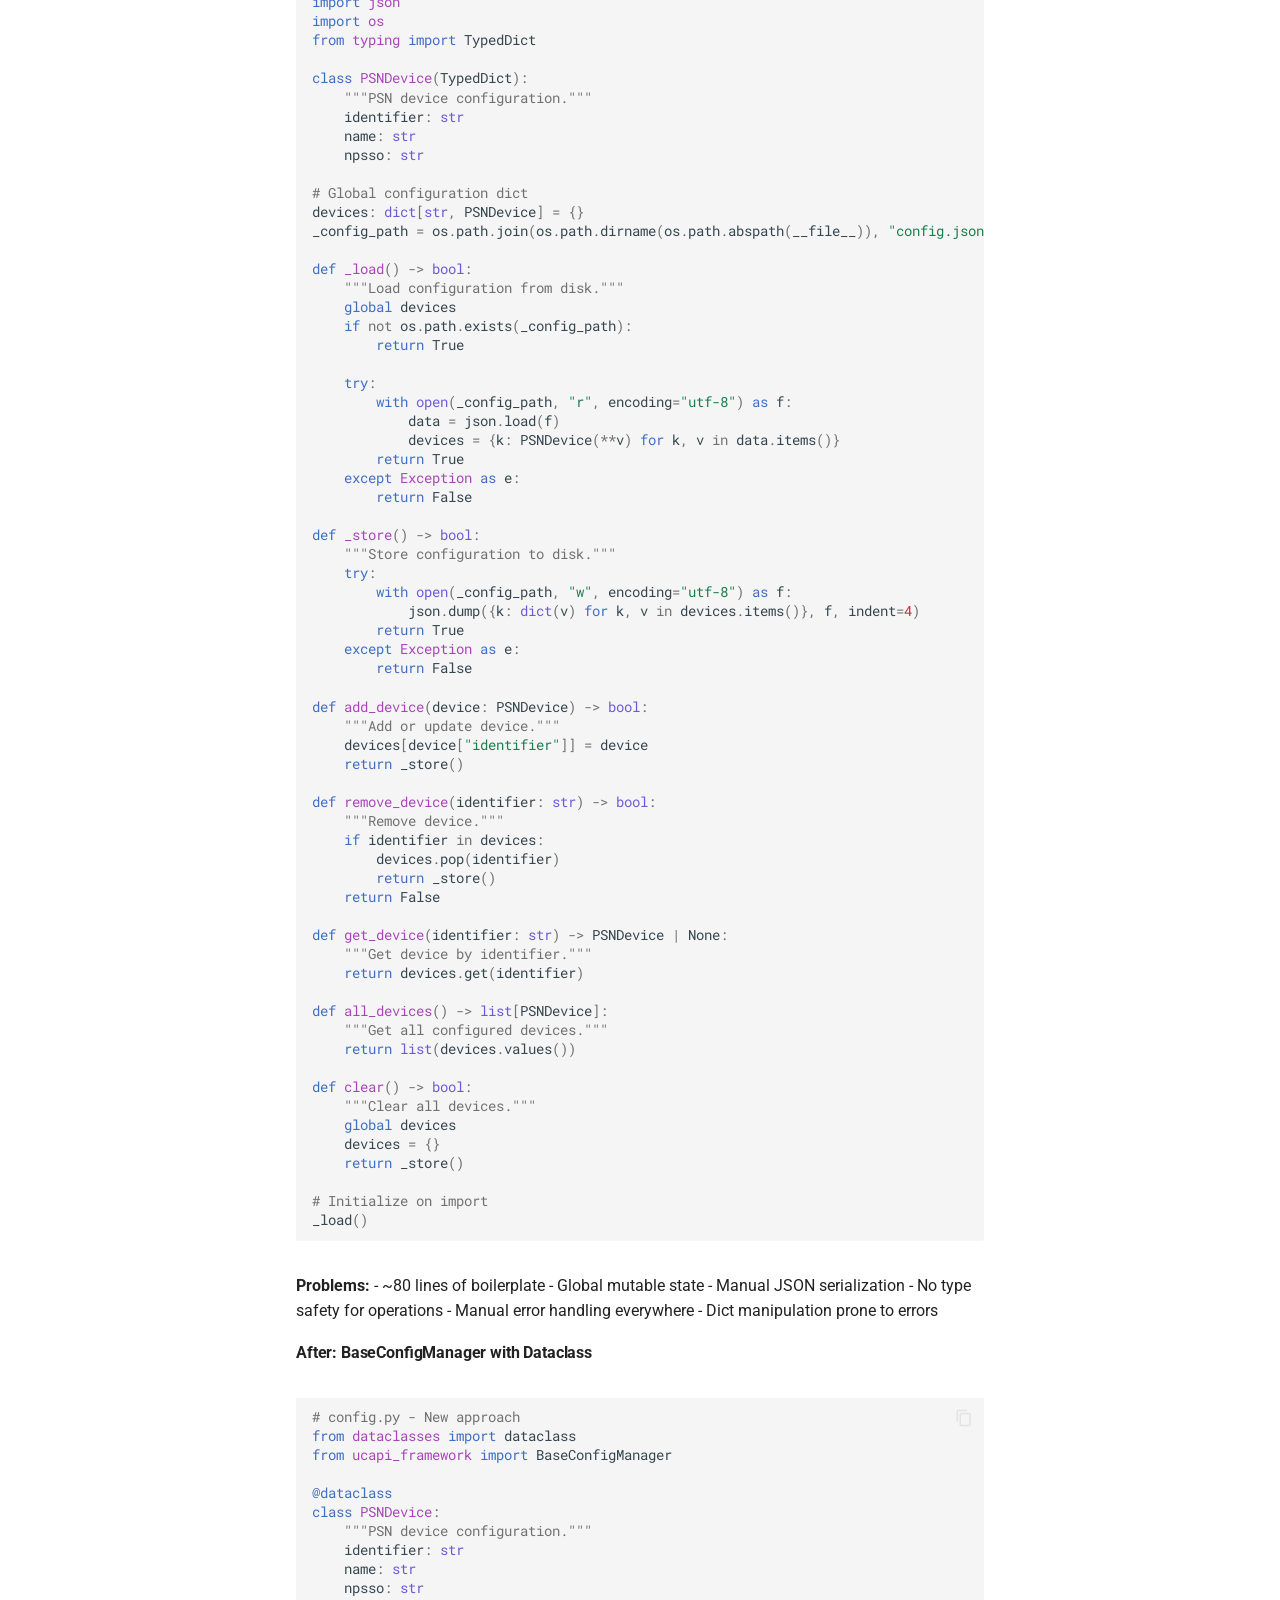
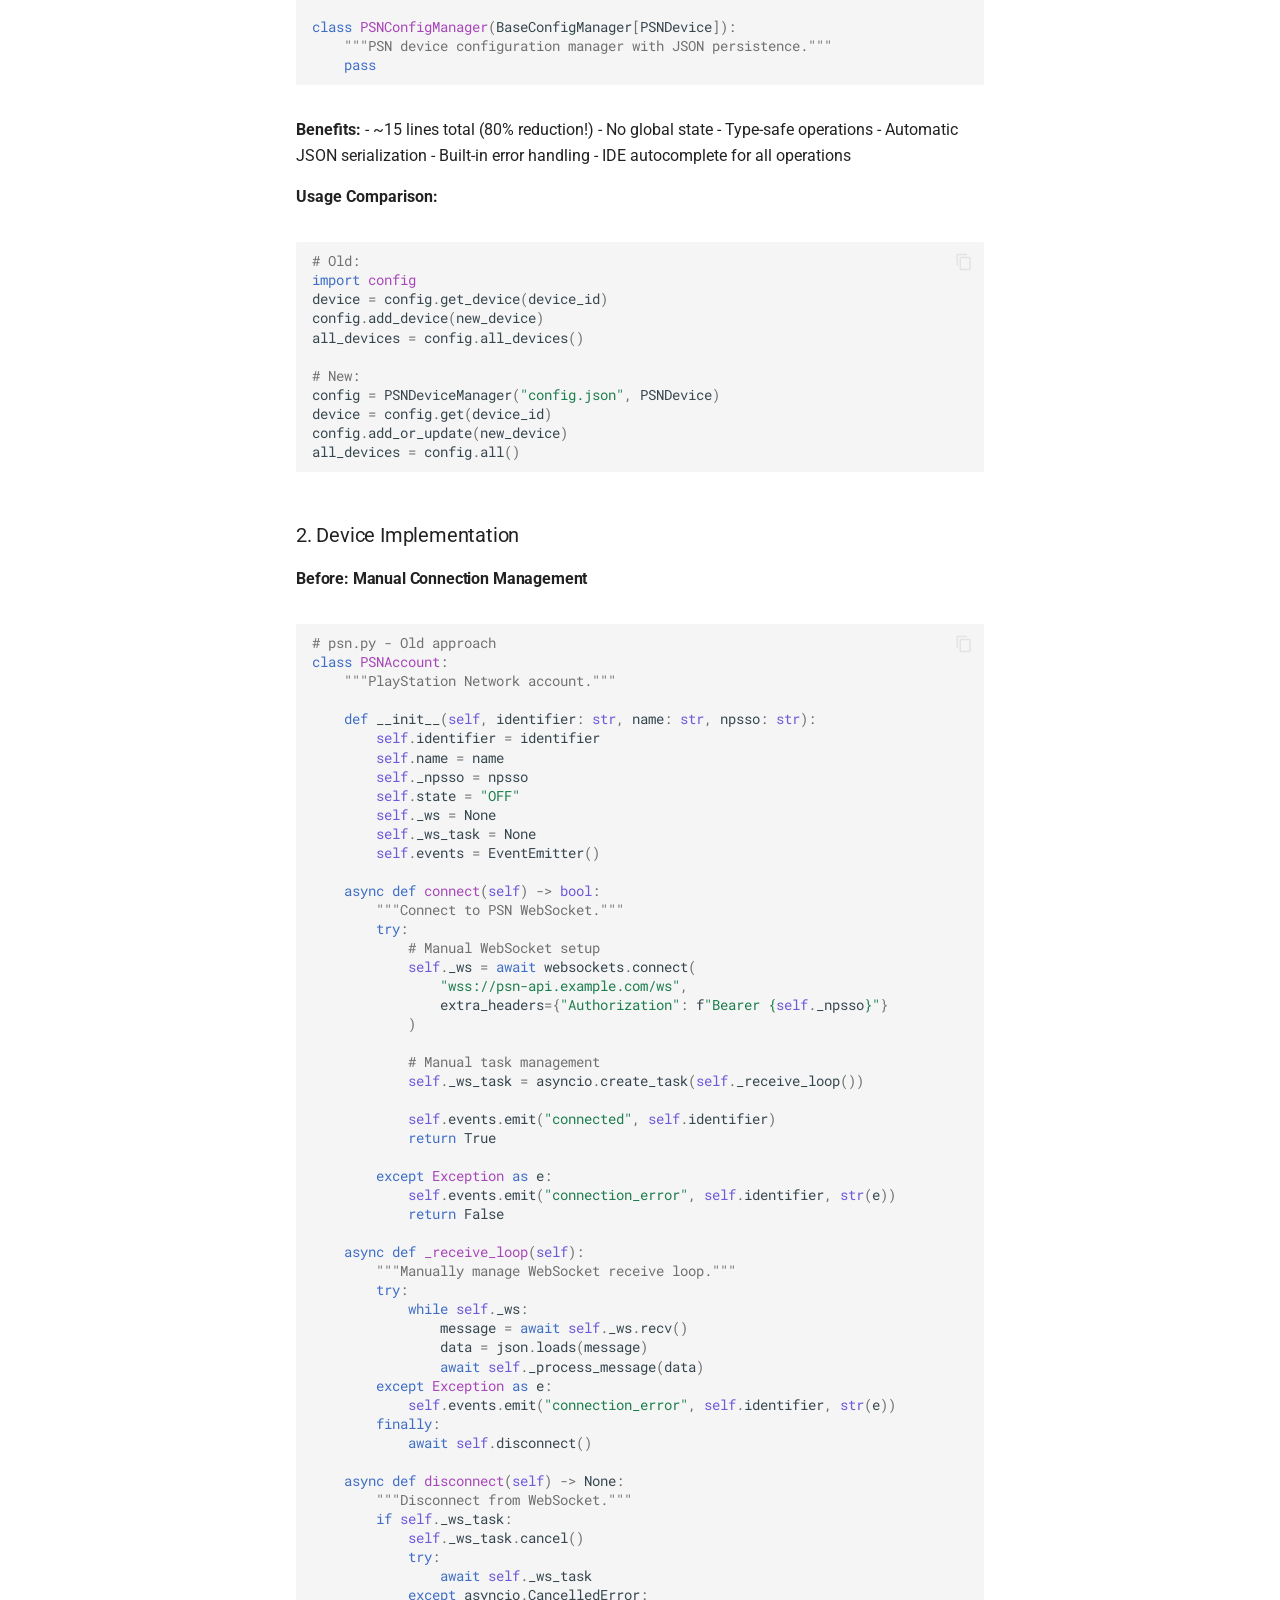
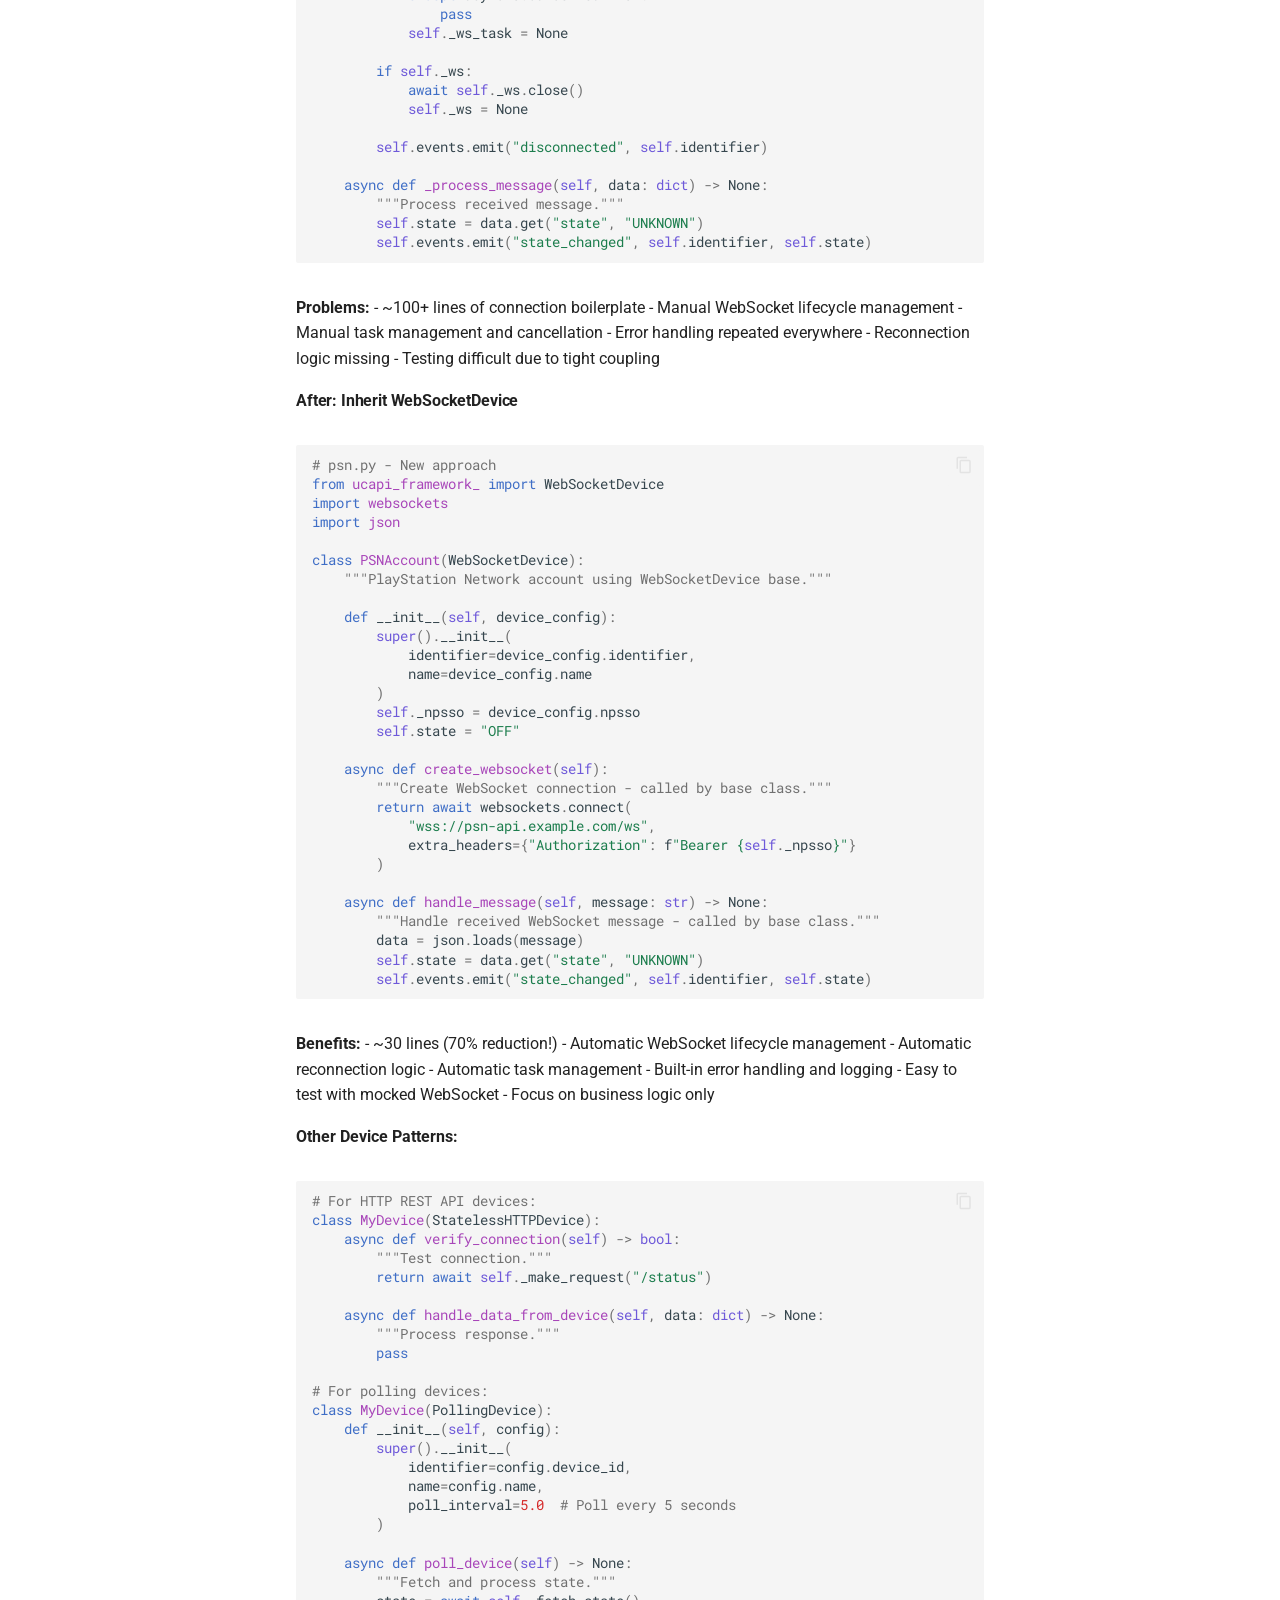
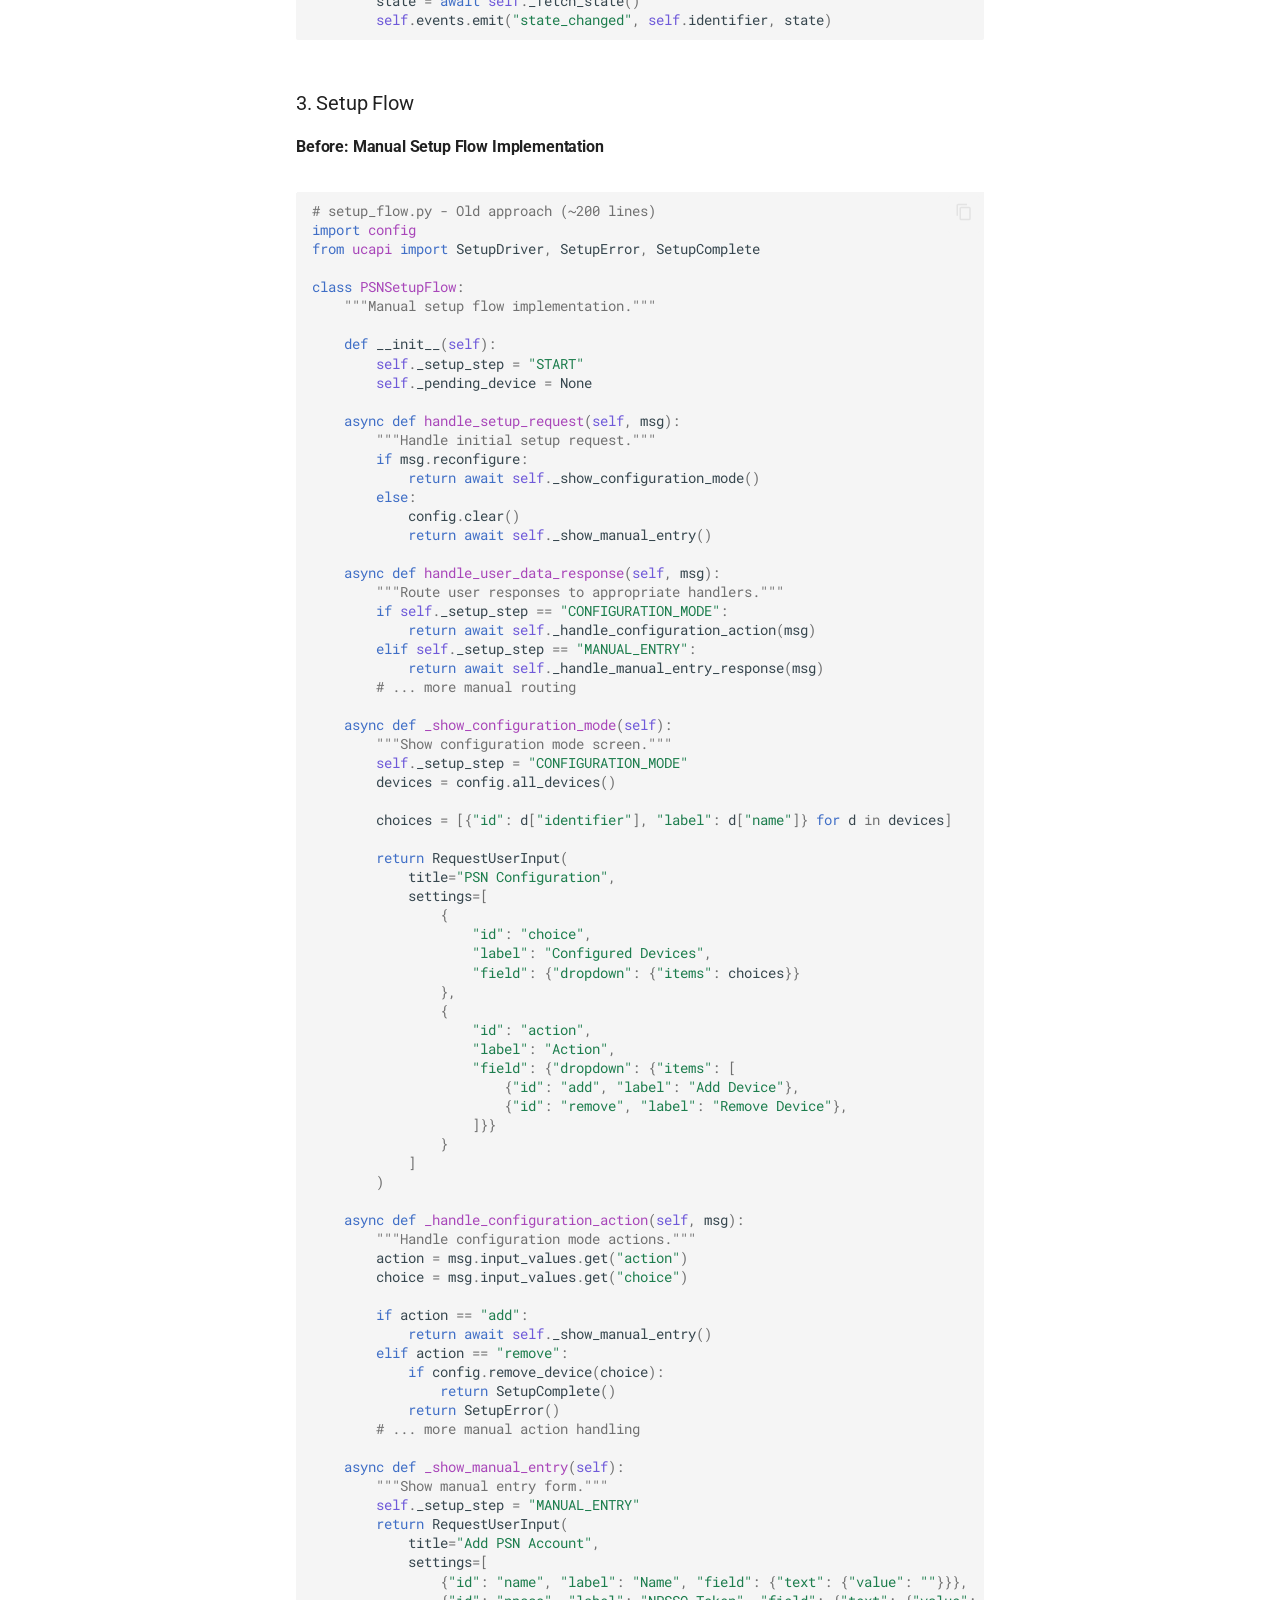
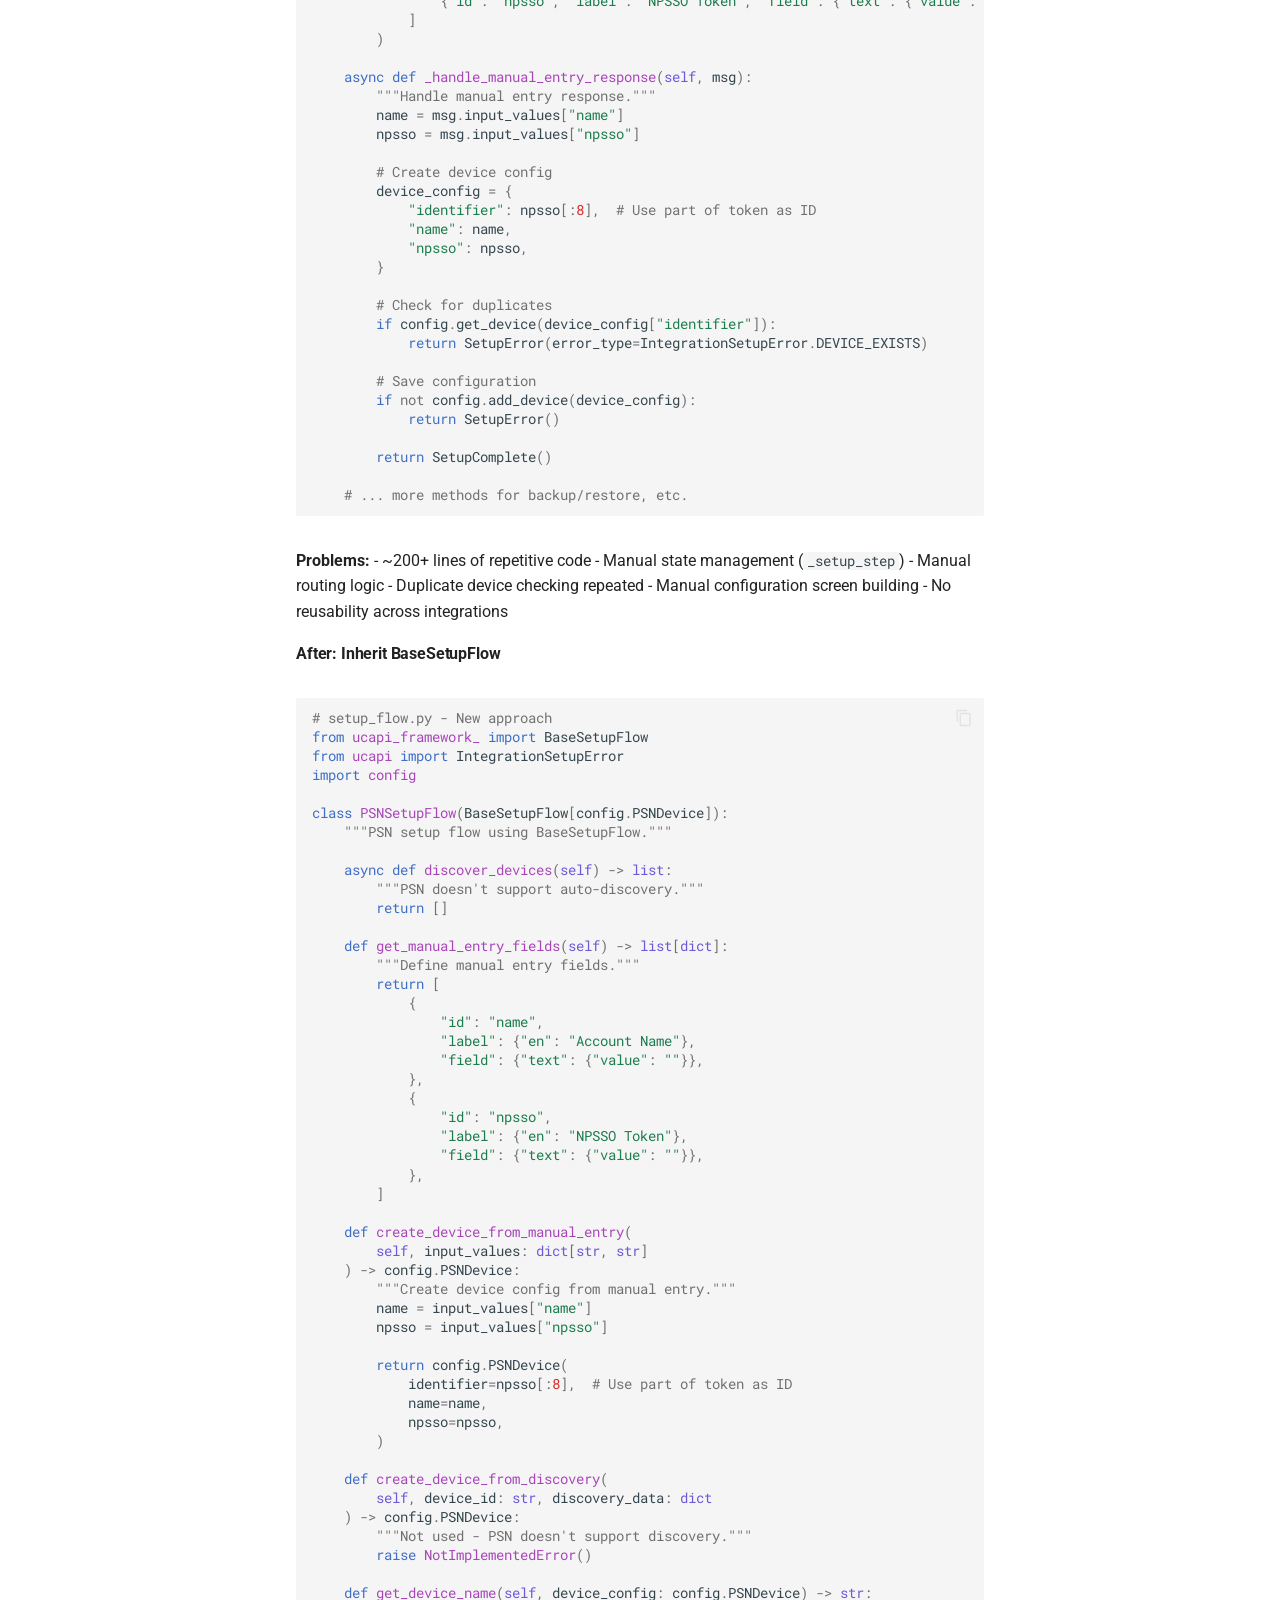
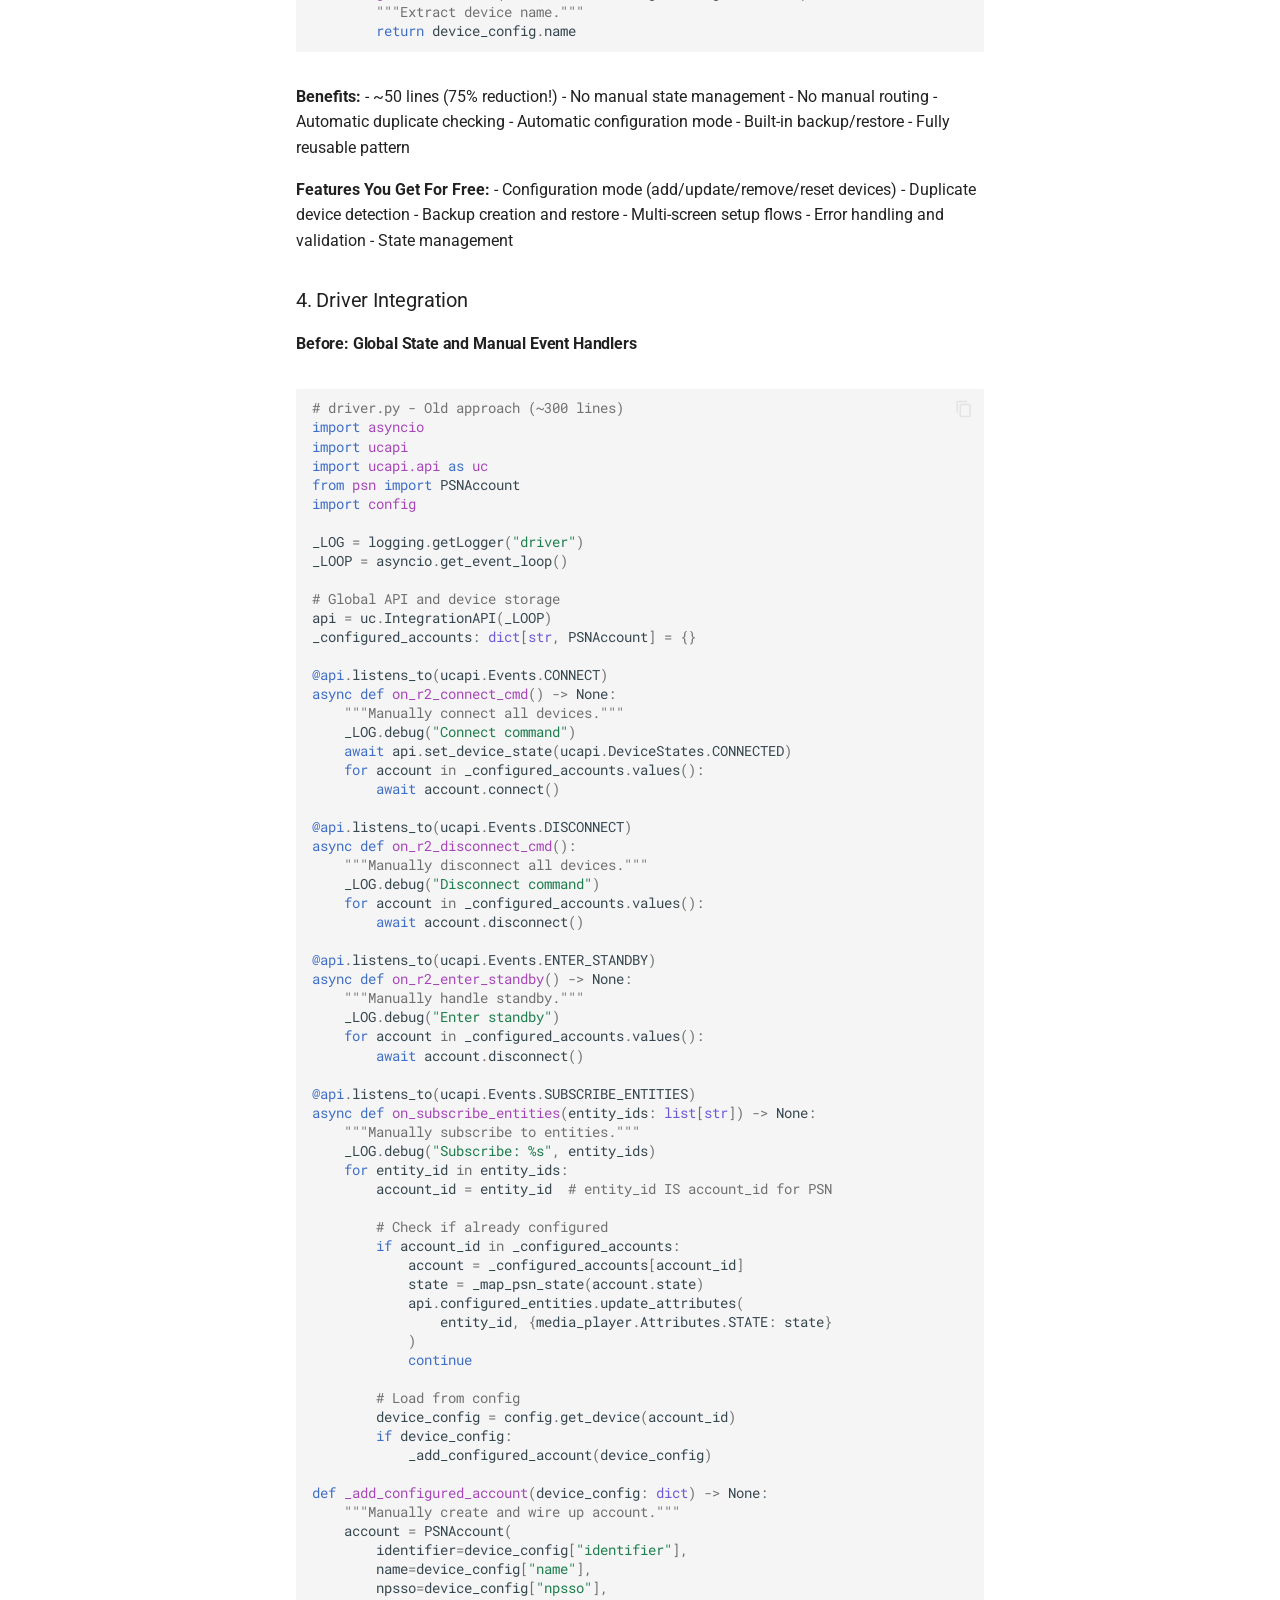
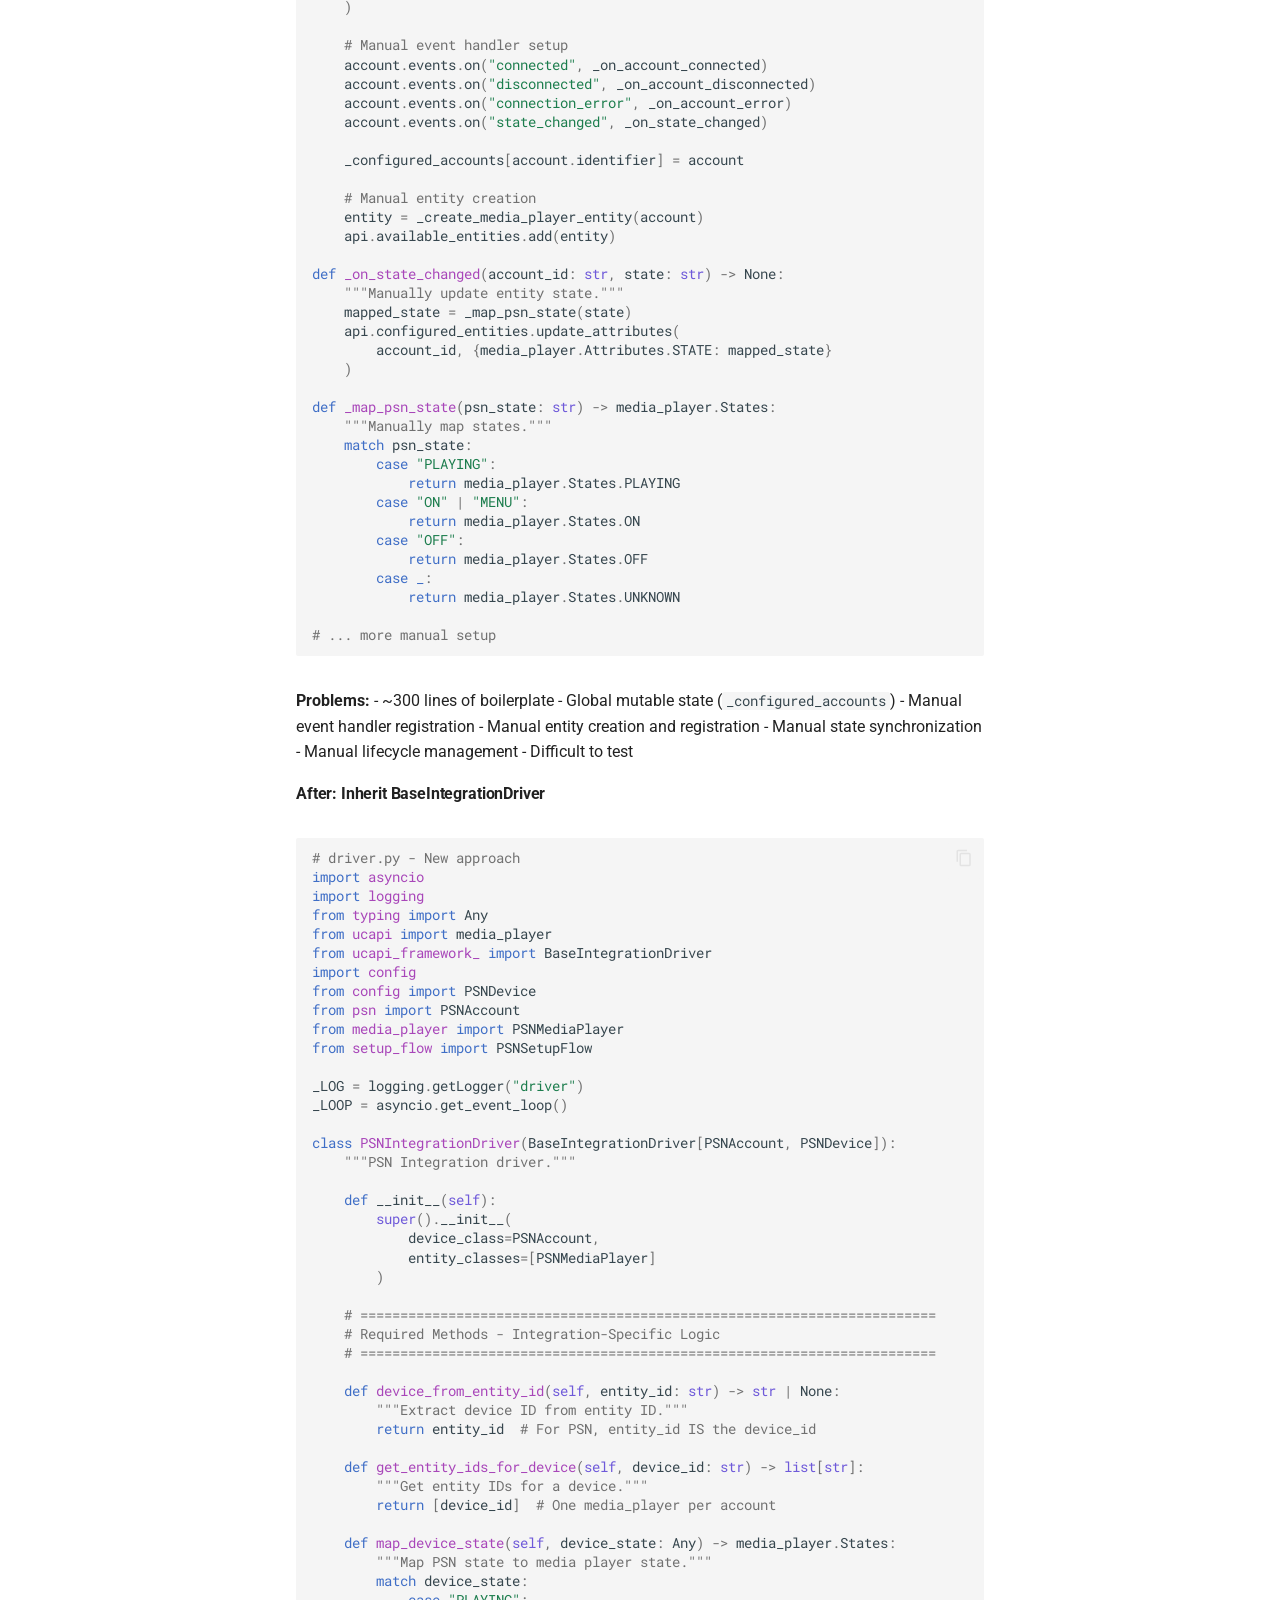
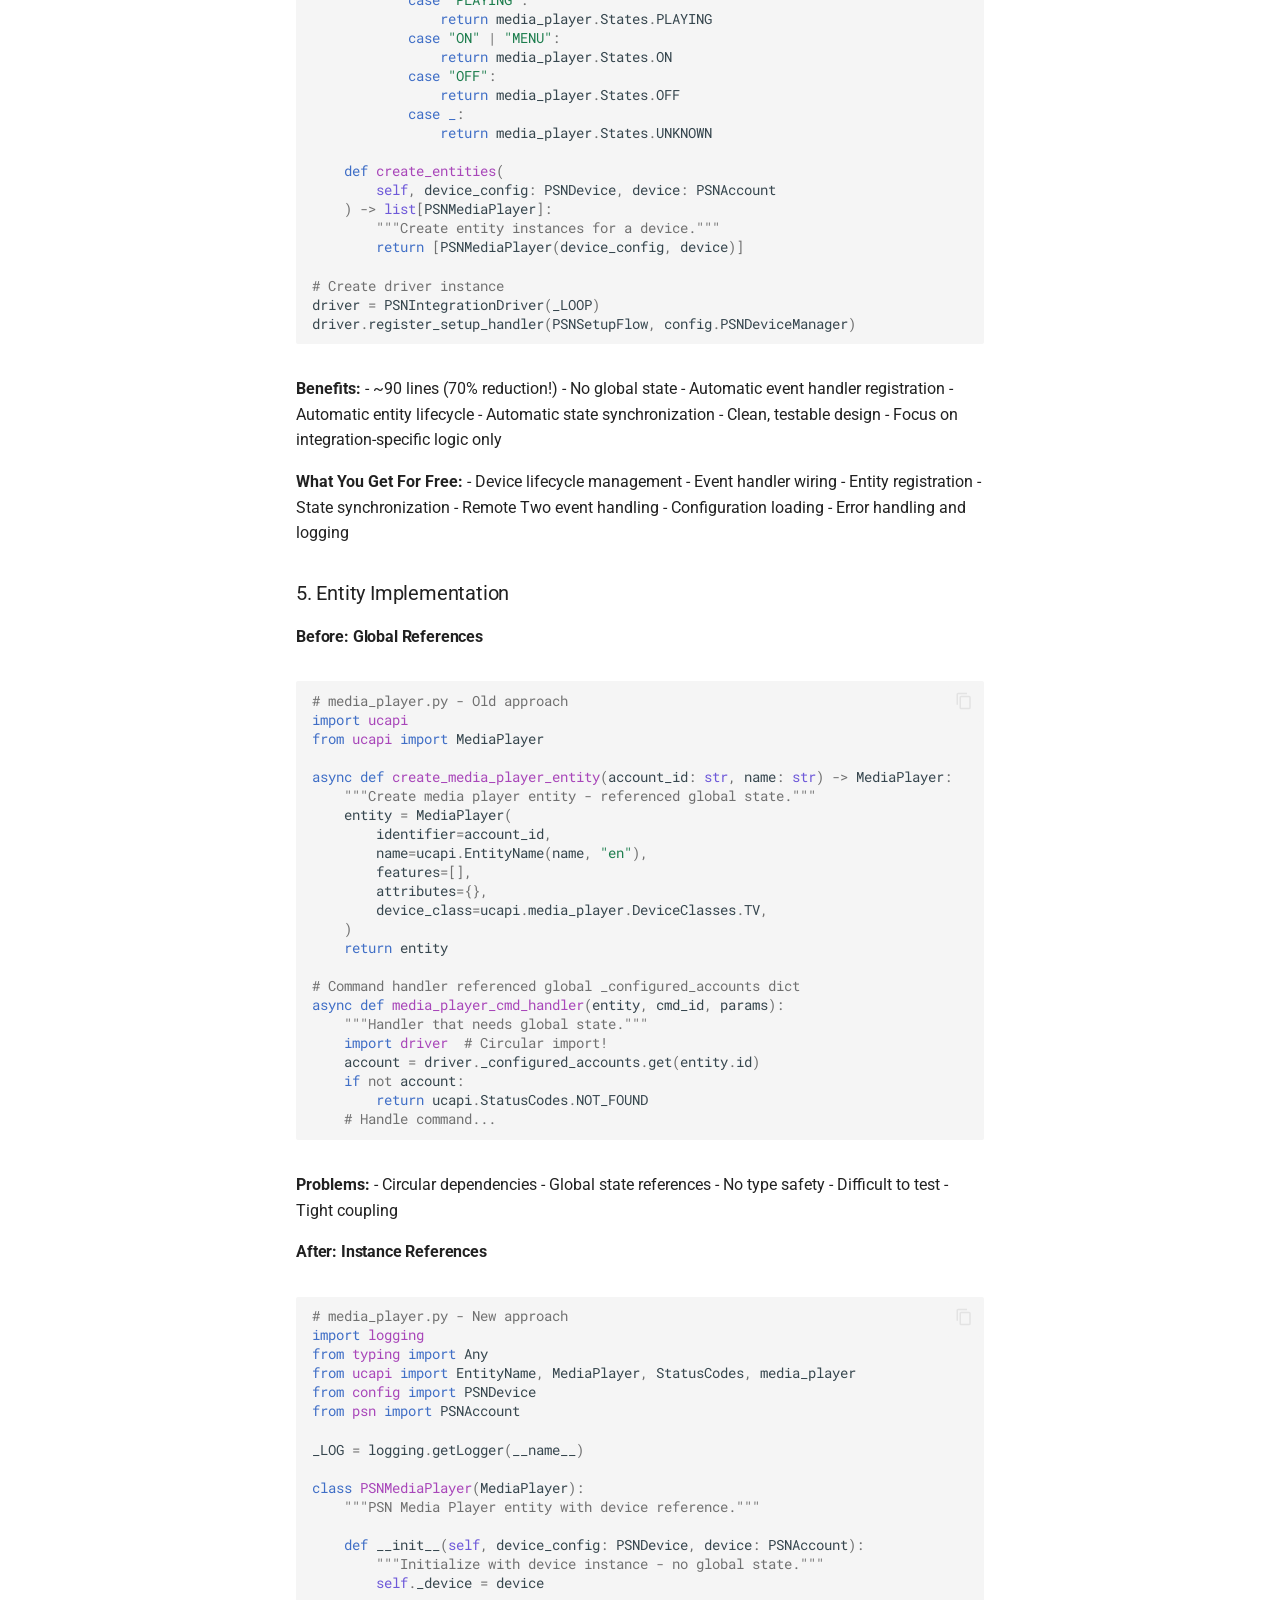
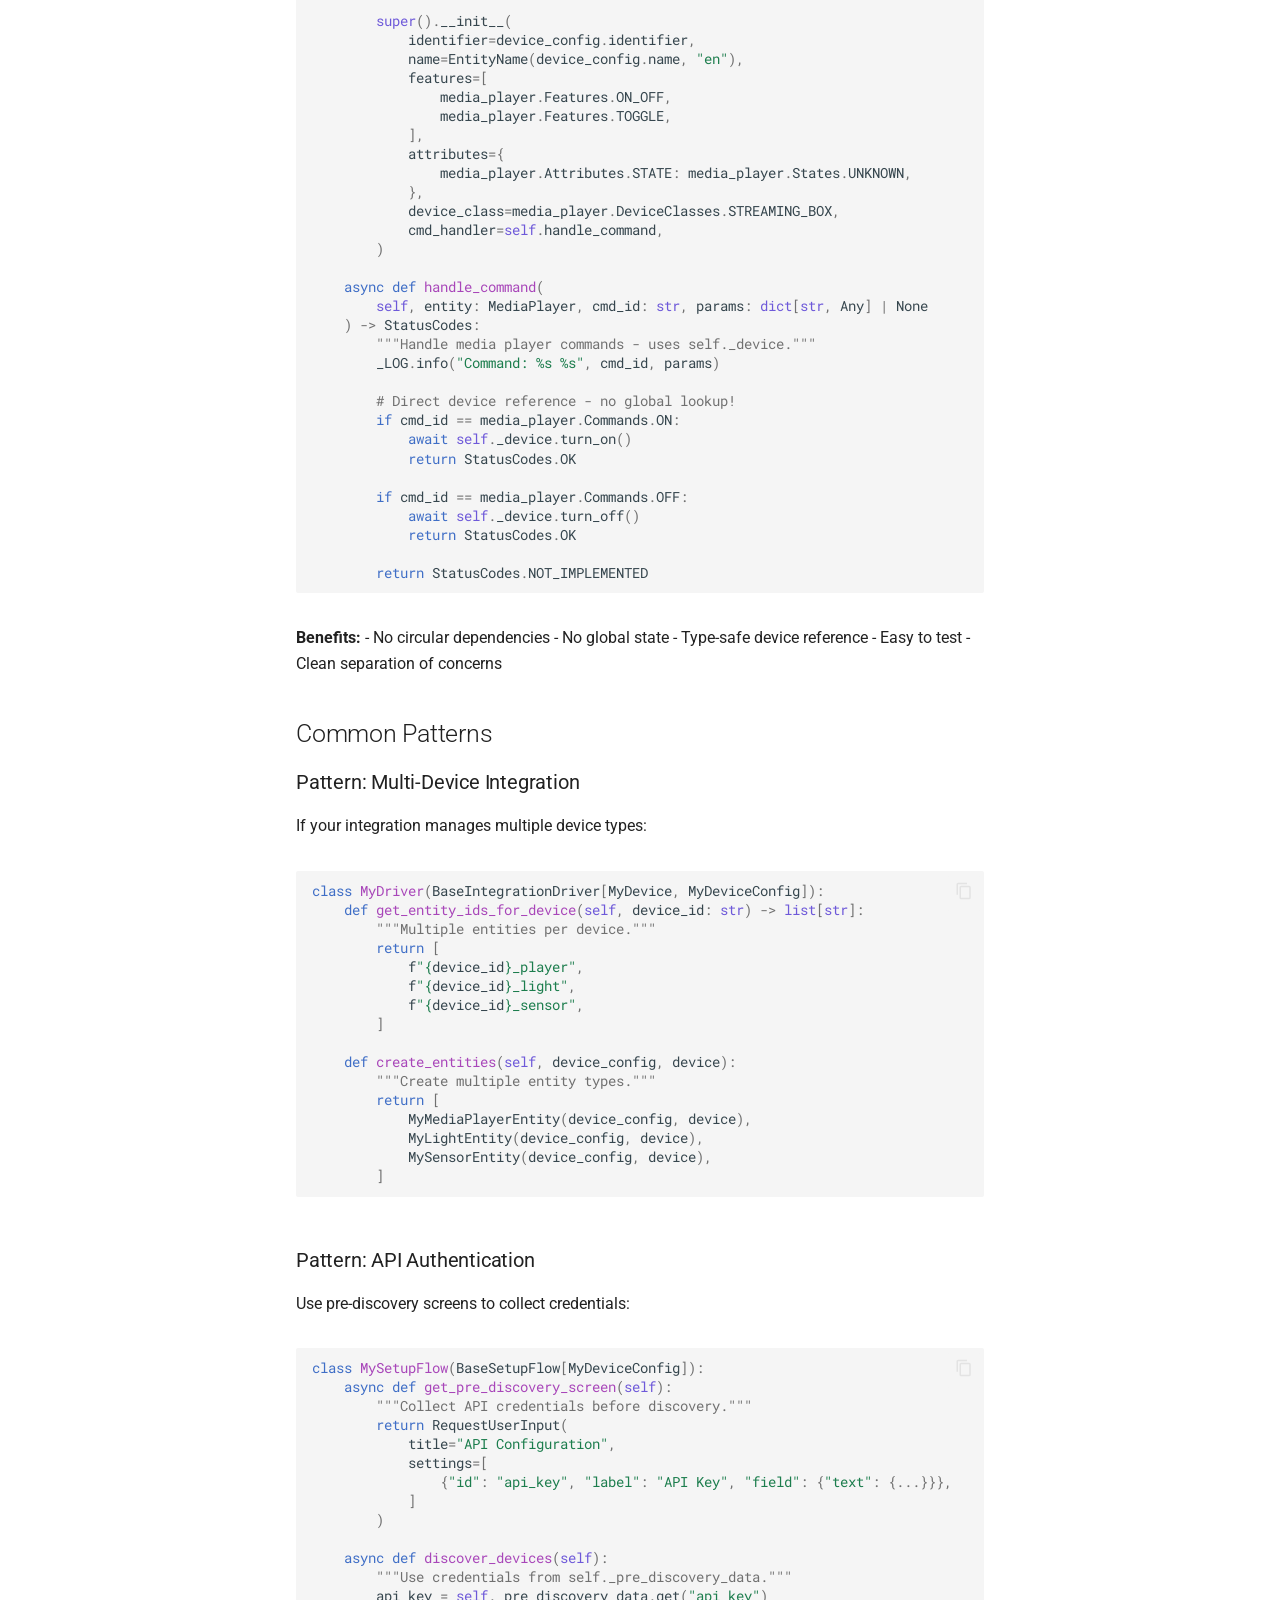
<file: migration-guide/index.html>
<!doctype html>
<html lang="en" class="no-js">
  <head>
    
      <meta charset="utf-8">
      <meta name="viewport" content="width=device-width,initial-scale=1">
      
        <meta name="description" content="A framework for building Unfolded Circle Remote integrations">
      
      
        <meta name="author" content="Jack Powell">
      
      
        <link rel="canonical" href="https://jackjpowell.github.io/ucapi-framework/migration-guide/">
      
      
        <link rel="prev" href="../api/discovery/">
      
      
        <link rel="next" href="../contributing/">
      
      
        
      
      
      <link rel="icon" href="../assets/images/favicon.png">
      <meta name="generator" content="mkdocs-1.6.1, mkdocs-material-9.7.0">
    
    
      
        <title>Migration Guide - UCAPI Framework</title>
      
    
    
      <link rel="stylesheet" href="../assets/stylesheets/main.618322db.min.css">
      
        
        <link rel="stylesheet" href="../assets/stylesheets/palette.ab4e12ef.min.css">
      
      


    
    
      
    
    
      
        
        
        <link rel="preconnect" href="https://fonts.gstatic.com" crossorigin>
        <link rel="stylesheet" href="https://fonts.googleapis.com/css?family=Roboto:300,300i,400,400i,700,700i%7CRoboto+Mono:400,400i,700,700i&display=fallback">
        <style>:root{--md-text-font:"Roboto";--md-code-font:"Roboto Mono"}</style>
      
    
    
      <link rel="stylesheet" href="../assets/_mkdocstrings.css">
    
      <link rel="stylesheet" href="../stylesheets/extra.css">
    
    <script>__md_scope=new URL("..",location),__md_hash=e=>[...e].reduce(((e,_)=>(e<<5)-e+_.charCodeAt(0)),0),__md_get=(e,_=localStorage,t=__md_scope)=>JSON.parse(_.getItem(t.pathname+"."+e)),__md_set=(e,_,t=localStorage,a=__md_scope)=>{try{t.setItem(a.pathname+"."+e,JSON.stringify(_))}catch(e){}}</script>
    
      

    
    
  </head>
  
  
    
    
      
    
    
    
    
    <body dir="ltr" data-md-color-scheme="default" data-md-color-primary="indigo" data-md-color-accent="indigo">
  
    
    <input class="md-toggle" data-md-toggle="drawer" type="checkbox" id="__drawer" autocomplete="off">
    <input class="md-toggle" data-md-toggle="search" type="checkbox" id="__search" autocomplete="off">
    <label class="md-overlay" for="__drawer"></label>
    <div data-md-component="skip">
      
        
        <a href="#migration-guide-converting-to-ucapi-framework" class="md-skip">
          Skip to content
        </a>
      
    </div>
    <div data-md-component="announce">
      
    </div>
    
    
      

<header class="md-header" data-md-component="header">
  <nav class="md-header__inner md-grid" aria-label="Header">
    <a href=".." title="UCAPI Framework" class="md-header__button md-logo" aria-label="UCAPI Framework" data-md-component="logo">
      
  
  <svg xmlns="http://www.w3.org/2000/svg" viewBox="0 0 24 24"><path d="M12 8a3 3 0 0 0 3-3 3 3 0 0 0-3-3 3 3 0 0 0-3 3 3 3 0 0 0 3 3m0 3.54C9.64 9.35 6.5 8 3 8v11c3.5 0 6.64 1.35 9 3.54 2.36-2.19 5.5-3.54 9-3.54V8c-3.5 0-6.64 1.35-9 3.54"/></svg>

    </a>
    <label class="md-header__button md-icon" for="__drawer">
      
      <svg xmlns="http://www.w3.org/2000/svg" viewBox="0 0 24 24"><path d="M3 6h18v2H3zm0 5h18v2H3zm0 5h18v2H3z"/></svg>
    </label>
    <div class="md-header__title" data-md-component="header-title">
      <div class="md-header__ellipsis">
        <div class="md-header__topic">
          <span class="md-ellipsis">
            UCAPI Framework
          </span>
        </div>
        <div class="md-header__topic" data-md-component="header-topic">
          <span class="md-ellipsis">
            
              Migration Guide
            
          </span>
        </div>
      </div>
    </div>
    
      
        <form class="md-header__option" data-md-component="palette">
  
    
    
    
    <input class="md-option" data-md-color-media="(prefers-color-scheme: light)" data-md-color-scheme="default" data-md-color-primary="indigo" data-md-color-accent="indigo"  aria-label="Switch to dark mode"  type="radio" name="__palette" id="__palette_0">
    
      <label class="md-header__button md-icon" title="Switch to dark mode" for="__palette_1" hidden>
        <svg xmlns="http://www.w3.org/2000/svg" viewBox="0 0 24 24"><path d="M12 8a4 4 0 0 0-4 4 4 4 0 0 0 4 4 4 4 0 0 0 4-4 4 4 0 0 0-4-4m0 10a6 6 0 0 1-6-6 6 6 0 0 1 6-6 6 6 0 0 1 6 6 6 6 0 0 1-6 6m8-9.31V4h-4.69L12 .69 8.69 4H4v4.69L.69 12 4 15.31V20h4.69L12 23.31 15.31 20H20v-4.69L23.31 12z"/></svg>
      </label>
    
  
    
    
    
    <input class="md-option" data-md-color-media="(prefers-color-scheme: dark)" data-md-color-scheme="slate" data-md-color-primary="indigo" data-md-color-accent="indigo"  aria-label="Switch to light mode"  type="radio" name="__palette" id="__palette_1">
    
      <label class="md-header__button md-icon" title="Switch to light mode" for="__palette_0" hidden>
        <svg xmlns="http://www.w3.org/2000/svg" viewBox="0 0 24 24"><path d="M12 18c-.89 0-1.74-.2-2.5-.55C11.56 16.5 13 14.42 13 12s-1.44-4.5-3.5-5.45C10.26 6.2 11.11 6 12 6a6 6 0 0 1 6 6 6 6 0 0 1-6 6m8-9.31V4h-4.69L12 .69 8.69 4H4v4.69L.69 12 4 15.31V20h4.69L12 23.31 15.31 20H20v-4.69L23.31 12z"/></svg>
      </label>
    
  
</form>
      
    
    
      <script>var palette=__md_get("__palette");if(palette&&palette.color){if("(prefers-color-scheme)"===palette.color.media){var media=matchMedia("(prefers-color-scheme: light)"),input=document.querySelector(media.matches?"[data-md-color-media='(prefers-color-scheme: light)']":"[data-md-color-media='(prefers-color-scheme: dark)']");palette.color.media=input.getAttribute("data-md-color-media"),palette.color.scheme=input.getAttribute("data-md-color-scheme"),palette.color.primary=input.getAttribute("data-md-color-primary"),palette.color.accent=input.getAttribute("data-md-color-accent")}for(var[key,value]of Object.entries(palette.color))document.body.setAttribute("data-md-color-"+key,value)}</script>
    
    
    
      
      
        <label class="md-header__button md-icon" for="__search">
          
          <svg xmlns="http://www.w3.org/2000/svg" viewBox="0 0 24 24"><path d="M9.5 3A6.5 6.5 0 0 1 16 9.5c0 1.61-.59 3.09-1.56 4.23l.27.27h.79l5 5-1.5 1.5-5-5v-.79l-.27-.27A6.52 6.52 0 0 1 9.5 16 6.5 6.5 0 0 1 3 9.5 6.5 6.5 0 0 1 9.5 3m0 2C7 5 5 7 5 9.5S7 14 9.5 14 14 12 14 9.5 12 5 9.5 5"/></svg>
        </label>
        <div class="md-search" data-md-component="search" role="dialog">
  <label class="md-search__overlay" for="__search"></label>
  <div class="md-search__inner" role="search">
    <form class="md-search__form" name="search">
      <input type="text" class="md-search__input" name="query" aria-label="Search" placeholder="Search" autocapitalize="off" autocorrect="off" autocomplete="off" spellcheck="false" data-md-component="search-query" required>
      <label class="md-search__icon md-icon" for="__search">
        
        <svg xmlns="http://www.w3.org/2000/svg" viewBox="0 0 24 24"><path d="M9.5 3A6.5 6.5 0 0 1 16 9.5c0 1.61-.59 3.09-1.56 4.23l.27.27h.79l5 5-1.5 1.5-5-5v-.79l-.27-.27A6.52 6.52 0 0 1 9.5 16 6.5 6.5 0 0 1 3 9.5 6.5 6.5 0 0 1 9.5 3m0 2C7 5 5 7 5 9.5S7 14 9.5 14 14 12 14 9.5 12 5 9.5 5"/></svg>
        
        <svg xmlns="http://www.w3.org/2000/svg" viewBox="0 0 24 24"><path d="M20 11v2H8l5.5 5.5-1.42 1.42L4.16 12l7.92-7.92L13.5 5.5 8 11z"/></svg>
      </label>
      <nav class="md-search__options" aria-label="Search">
        
        <button type="reset" class="md-search__icon md-icon" title="Clear" aria-label="Clear" tabindex="-1">
          
          <svg xmlns="http://www.w3.org/2000/svg" viewBox="0 0 24 24"><path d="M19 6.41 17.59 5 12 10.59 6.41 5 5 6.41 10.59 12 5 17.59 6.41 19 12 13.41 17.59 19 19 17.59 13.41 12z"/></svg>
        </button>
      </nav>
      
        <div class="md-search__suggest" data-md-component="search-suggest"></div>
      
    </form>
    <div class="md-search__output">
      <div class="md-search__scrollwrap" tabindex="0" data-md-scrollfix>
        <div class="md-search-result" data-md-component="search-result">
          <div class="md-search-result__meta">
            Initializing search
          </div>
          <ol class="md-search-result__list" role="presentation"></ol>
        </div>
      </div>
    </div>
  </div>
</div>
      
    
    
      <div class="md-header__source">
        <a href="https://github.com/JackJPowell/ucapi-framework" title="Go to repository" class="md-source" data-md-component="source">
  <div class="md-source__icon md-icon">
    
    <svg xmlns="http://www.w3.org/2000/svg" viewBox="0 0 512 512"><!--! Font Awesome Free 7.1.0 by @fontawesome - https://fontawesome.com License - https://fontawesome.com/license/free (Icons: CC BY 4.0, Fonts: SIL OFL 1.1, Code: MIT License) Copyright 2025 Fonticons, Inc.--><path d="M173.9 397.4c0 2-2.3 3.6-5.2 3.6-3.3.3-5.6-1.3-5.6-3.6 0-2 2.3-3.6 5.2-3.6 3-.3 5.6 1.3 5.6 3.6m-31.1-4.5c-.7 2 1.3 4.3 4.3 4.9 2.6 1 5.6 0 6.2-2s-1.3-4.3-4.3-5.2c-2.6-.7-5.5.3-6.2 2.3m44.2-1.7c-2.9.7-4.9 2.6-4.6 4.9.3 2 2.9 3.3 5.9 2.6 2.9-.7 4.9-2.6 4.6-4.6-.3-1.9-3-3.2-5.9-2.9M252.8 8C114.1 8 8 113.3 8 252c0 110.9 69.8 205.8 169.5 239.2 12.8 2.3 17.3-5.6 17.3-12.1 0-6.2-.3-40.4-.3-61.4 0 0-70 15-84.7-29.8 0 0-11.4-29.1-27.8-36.6 0 0-22.9-15.7 1.6-15.4 0 0 24.9 2 38.6 25.8 21.9 38.6 58.6 27.5 72.9 20.9 2.3-16 8.8-27.1 16-33.7-55.9-6.2-112.3-14.3-112.3-110.5 0-27.5 7.6-41.3 23.6-58.9-2.6-6.5-11.1-33.3 2.6-67.9 20.9-6.5 69 27 69 27 20-5.6 41.5-8.5 62.8-8.5s42.8 2.9 62.8 8.5c0 0 48.1-33.6 69-27 13.7 34.7 5.2 61.4 2.6 67.9 16 17.7 25.8 31.5 25.8 58.9 0 96.5-58.9 104.2-114.8 110.5 9.2 7.9 17 22.9 17 46.4 0 33.7-.3 75.4-.3 83.6 0 6.5 4.6 14.4 17.3 12.1C436.2 457.8 504 362.9 504 252 504 113.3 391.5 8 252.8 8M105.2 352.9c-1.3 1-1 3.3.7 5.2 1.6 1.6 3.9 2.3 5.2 1 1.3-1 1-3.3-.7-5.2-1.6-1.6-3.9-2.3-5.2-1m-10.8-8.1c-.7 1.3.3 2.9 2.3 3.9 1.6 1 3.6.7 4.3-.7.7-1.3-.3-2.9-2.3-3.9-2-.6-3.6-.3-4.3.7m32.4 35.6c-1.6 1.3-1 4.3 1.3 6.2 2.3 2.3 5.2 2.6 6.5 1 1.3-1.3.7-4.3-1.3-6.2-2.2-2.3-5.2-2.6-6.5-1m-11.4-14.7c-1.6 1-1.6 3.6 0 5.9s4.3 3.3 5.6 2.3c1.6-1.3 1.6-3.9 0-6.2-1.4-2.3-4-3.3-5.6-2"/></svg>
  </div>
  <div class="md-source__repository">
    JackJPowell/ucapi-framework
  </div>
</a>
      </div>
    
  </nav>
  
</header>
    
    <div class="md-container" data-md-component="container">
      
      
        
          
            
<nav class="md-tabs" aria-label="Tabs" data-md-component="tabs">
  <div class="md-grid">
    <ul class="md-tabs__list">
      
        
  
  
  
  
    <li class="md-tabs__item">
      <a href=".." class="md-tabs__link">
        
  
  
    
  
  Home

      </a>
    </li>
  

      
        
  
  
  
  
    <li class="md-tabs__item">
      <a href="../getting-started/" class="md-tabs__link">
        
  
  
    
  
  Getting Started

      </a>
    </li>
  

      
        
  
  
  
  
    
    
      <li class="md-tabs__item">
        <a href="../guide/setup-flow/" class="md-tabs__link">
          
  
  
  User Guide

        </a>
      </li>
    
  

      
        
  
  
  
  
    
    
      <li class="md-tabs__item">
        <a href="../api/driver/" class="md-tabs__link">
          
  
  
  API Reference

        </a>
      </li>
    
  

      
        
  
  
  
    
  
  
    <li class="md-tabs__item md-tabs__item--active">
      <a href="./" class="md-tabs__link">
        
  
  
    
  
  Migration Guide

      </a>
    </li>
  

      
        
  
  
  
  
    <li class="md-tabs__item">
      <a href="../contributing/" class="md-tabs__link">
        
  
  
    
  
  Contributing

      </a>
    </li>
  

      
    </ul>
  </div>
</nav>
          
        
      
      <main class="md-main" data-md-component="main">
        <div class="md-main__inner md-grid">
          
            
              
              <div class="md-sidebar md-sidebar--primary" data-md-component="sidebar" data-md-type="navigation" >
                <div class="md-sidebar__scrollwrap">
                  <div class="md-sidebar__inner">
                    


  


<nav class="md-nav md-nav--primary md-nav--lifted" aria-label="Navigation" data-md-level="0">
  <label class="md-nav__title" for="__drawer">
    <a href=".." title="UCAPI Framework" class="md-nav__button md-logo" aria-label="UCAPI Framework" data-md-component="logo">
      
  
  <svg xmlns="http://www.w3.org/2000/svg" viewBox="0 0 24 24"><path d="M12 8a3 3 0 0 0 3-3 3 3 0 0 0-3-3 3 3 0 0 0-3 3 3 3 0 0 0 3 3m0 3.54C9.64 9.35 6.5 8 3 8v11c3.5 0 6.64 1.35 9 3.54 2.36-2.19 5.5-3.54 9-3.54V8c-3.5 0-6.64 1.35-9 3.54"/></svg>

    </a>
    UCAPI Framework
  </label>
  
    <div class="md-nav__source">
      <a href="https://github.com/JackJPowell/ucapi-framework" title="Go to repository" class="md-source" data-md-component="source">
  <div class="md-source__icon md-icon">
    
    <svg xmlns="http://www.w3.org/2000/svg" viewBox="0 0 512 512"><!--! Font Awesome Free 7.1.0 by @fontawesome - https://fontawesome.com License - https://fontawesome.com/license/free (Icons: CC BY 4.0, Fonts: SIL OFL 1.1, Code: MIT License) Copyright 2025 Fonticons, Inc.--><path d="M173.9 397.4c0 2-2.3 3.6-5.2 3.6-3.3.3-5.6-1.3-5.6-3.6 0-2 2.3-3.6 5.2-3.6 3-.3 5.6 1.3 5.6 3.6m-31.1-4.5c-.7 2 1.3 4.3 4.3 4.9 2.6 1 5.6 0 6.2-2s-1.3-4.3-4.3-5.2c-2.6-.7-5.5.3-6.2 2.3m44.2-1.7c-2.9.7-4.9 2.6-4.6 4.9.3 2 2.9 3.3 5.9 2.6 2.9-.7 4.9-2.6 4.6-4.6-.3-1.9-3-3.2-5.9-2.9M252.8 8C114.1 8 8 113.3 8 252c0 110.9 69.8 205.8 169.5 239.2 12.8 2.3 17.3-5.6 17.3-12.1 0-6.2-.3-40.4-.3-61.4 0 0-70 15-84.7-29.8 0 0-11.4-29.1-27.8-36.6 0 0-22.9-15.7 1.6-15.4 0 0 24.9 2 38.6 25.8 21.9 38.6 58.6 27.5 72.9 20.9 2.3-16 8.8-27.1 16-33.7-55.9-6.2-112.3-14.3-112.3-110.5 0-27.5 7.6-41.3 23.6-58.9-2.6-6.5-11.1-33.3 2.6-67.9 20.9-6.5 69 27 69 27 20-5.6 41.5-8.5 62.8-8.5s42.8 2.9 62.8 8.5c0 0 48.1-33.6 69-27 13.7 34.7 5.2 61.4 2.6 67.9 16 17.7 25.8 31.5 25.8 58.9 0 96.5-58.9 104.2-114.8 110.5 9.2 7.9 17 22.9 17 46.4 0 33.7-.3 75.4-.3 83.6 0 6.5 4.6 14.4 17.3 12.1C436.2 457.8 504 362.9 504 252 504 113.3 391.5 8 252.8 8M105.2 352.9c-1.3 1-1 3.3.7 5.2 1.6 1.6 3.9 2.3 5.2 1 1.3-1 1-3.3-.7-5.2-1.6-1.6-3.9-2.3-5.2-1m-10.8-8.1c-.7 1.3.3 2.9 2.3 3.9 1.6 1 3.6.7 4.3-.7.7-1.3-.3-2.9-2.3-3.9-2-.6-3.6-.3-4.3.7m32.4 35.6c-1.6 1.3-1 4.3 1.3 6.2 2.3 2.3 5.2 2.6 6.5 1 1.3-1.3.7-4.3-1.3-6.2-2.2-2.3-5.2-2.6-6.5-1m-11.4-14.7c-1.6 1-1.6 3.6 0 5.9s4.3 3.3 5.6 2.3c1.6-1.3 1.6-3.9 0-6.2-1.4-2.3-4-3.3-5.6-2"/></svg>
  </div>
  <div class="md-source__repository">
    JackJPowell/ucapi-framework
  </div>
</a>
    </div>
  
  <ul class="md-nav__list" data-md-scrollfix>
    
      
      
  
  
  
  
    <li class="md-nav__item">
      <a href=".." class="md-nav__link">
        
  
  
  <span class="md-ellipsis">
    
  
    Home
  

    
  </span>
  
  

      </a>
    </li>
  

    
      
      
  
  
  
  
    <li class="md-nav__item">
      <a href="../getting-started/" class="md-nav__link">
        
  
  
  <span class="md-ellipsis">
    
  
    Getting Started
  

    
  </span>
  
  

      </a>
    </li>
  

    
      
      
  
  
  
  
    
    
    
    
      
      
        
      
    
    
    <li class="md-nav__item md-nav__item--nested">
      
        
        
        <input class="md-nav__toggle md-toggle " type="checkbox" id="__nav_3" >
        
          
          <label class="md-nav__link" for="__nav_3" id="__nav_3_label" tabindex="0">
            
  
  
  <span class="md-ellipsis">
    
  
    User Guide
  

    
  </span>
  
  

            <span class="md-nav__icon md-icon"></span>
          </label>
        
        <nav class="md-nav" data-md-level="1" aria-labelledby="__nav_3_label" aria-expanded="false">
          <label class="md-nav__title" for="__nav_3">
            <span class="md-nav__icon md-icon"></span>
            
  
    User Guide
  

          </label>
          <ul class="md-nav__list" data-md-scrollfix>
            
              
                
  
  
  
  
    <li class="md-nav__item">
      <a href="../guide/setup-flow/" class="md-nav__link">
        
  
  
  <span class="md-ellipsis">
    
  
    Setup Flow
  

    
  </span>
  
  

      </a>
    </li>
  

              
            
              
                
  
  
  
  
    <li class="md-nav__item">
      <a href="../guide/device-patterns/" class="md-nav__link">
        
  
  
  <span class="md-ellipsis">
    
  
    Device Patterns
  

    
  </span>
  
  

      </a>
    </li>
  

              
            
              
                
  
  
  
  
    <li class="md-nav__item">
      <a href="../guide/configuration/" class="md-nav__link">
        
  
  
  <span class="md-ellipsis">
    
  
    Configuration Management
  

    
  </span>
  
  

      </a>
    </li>
  

              
            
              
                
  
  
  
  
    <li class="md-nav__item">
      <a href="../guide/discovery/" class="md-nav__link">
        
  
  
  <span class="md-ellipsis">
    
  
    Discovery
  

    
  </span>
  
  

      </a>
    </li>
  

              
            
              
                
  
  
  
  
    <li class="md-nav__item">
      <a href="../guide/driver/" class="md-nav__link">
        
  
  
  <span class="md-ellipsis">
    
  
    Driver Integration
  

    
  </span>
  
  

      </a>
    </li>
  

              
            
          </ul>
        </nav>
      
    </li>
  

    
      
      
  
  
  
  
    
    
    
    
      
      
        
      
    
    
    <li class="md-nav__item md-nav__item--nested">
      
        
        
        <input class="md-nav__toggle md-toggle " type="checkbox" id="__nav_4" >
        
          
          <label class="md-nav__link" for="__nav_4" id="__nav_4_label" tabindex="0">
            
  
  
  <span class="md-ellipsis">
    
  
    API Reference
  

    
  </span>
  
  

            <span class="md-nav__icon md-icon"></span>
          </label>
        
        <nav class="md-nav" data-md-level="1" aria-labelledby="__nav_4_label" aria-expanded="false">
          <label class="md-nav__title" for="__nav_4">
            <span class="md-nav__icon md-icon"></span>
            
  
    API Reference
  

          </label>
          <ul class="md-nav__list" data-md-scrollfix>
            
              
                
  
  
  
  
    <li class="md-nav__item">
      <a href="../api/driver/" class="md-nav__link">
        
  
  
  <span class="md-ellipsis">
    
  
    Driver
  

    
  </span>
  
  

      </a>
    </li>
  

              
            
              
                
  
  
  
  
    <li class="md-nav__item">
      <a href="../api/device/" class="md-nav__link">
        
  
  
  <span class="md-ellipsis">
    
  
    Device
  

    
  </span>
  
  

      </a>
    </li>
  

              
            
              
                
  
  
  
  
    <li class="md-nav__item">
      <a href="../api/setup/" class="md-nav__link">
        
  
  
  <span class="md-ellipsis">
    
  
    Setup Flow
  

    
  </span>
  
  

      </a>
    </li>
  

              
            
              
                
  
  
  
  
    <li class="md-nav__item">
      <a href="../api/config/" class="md-nav__link">
        
  
  
  <span class="md-ellipsis">
    
  
    Configuration
  

    
  </span>
  
  

      </a>
    </li>
  

              
            
              
                
  
  
  
  
    <li class="md-nav__item">
      <a href="../api/discovery/" class="md-nav__link">
        
  
  
  <span class="md-ellipsis">
    
  
    Discovery
  

    
  </span>
  
  

      </a>
    </li>
  

              
            
          </ul>
        </nav>
      
    </li>
  

    
      
      
  
  
    
  
  
  
    <li class="md-nav__item md-nav__item--active">
      
      <input class="md-nav__toggle md-toggle" type="checkbox" id="__toc">
      
      
        
      
      
        <label class="md-nav__link md-nav__link--active" for="__toc">
          
  
  
  <span class="md-ellipsis">
    
  
    Migration Guide
  

    
  </span>
  
  

          <span class="md-nav__icon md-icon"></span>
        </label>
      
      <a href="./" class="md-nav__link md-nav__link--active">
        
  
  
  <span class="md-ellipsis">
    
  
    Migration Guide
  

    
  </span>
  
  

      </a>
      
        

<nav class="md-nav md-nav--secondary" aria-label="Table of contents">
  
  
  
    
  
  
    <label class="md-nav__title" for="__toc">
      <span class="md-nav__icon md-icon"></span>
      Table of contents
    </label>
    <ul class="md-nav__list" data-md-component="toc" data-md-scrollfix>
      
        <li class="md-nav__item">
  <a href="#table-of-contents" class="md-nav__link">
    <span class="md-ellipsis">
      
        Table of Contents
      
    </span>
  </a>
  
</li>
      
        <li class="md-nav__item">
  <a href="#why-migrate" class="md-nav__link">
    <span class="md-ellipsis">
      
        Why Migrate?
      
    </span>
  </a>
  
</li>
      
        <li class="md-nav__item">
  <a href="#migration-overview" class="md-nav__link">
    <span class="md-ellipsis">
      
        Migration Overview
      
    </span>
  </a>
  
</li>
      
        <li class="md-nav__item">
  <a href="#step-by-step-migration" class="md-nav__link">
    <span class="md-ellipsis">
      
        Step-by-Step Migration
      
    </span>
  </a>
  
    <nav class="md-nav" aria-label="Step-by-Step Migration">
      <ul class="md-nav__list">
        
          <li class="md-nav__item">
  <a href="#1-configuration-management" class="md-nav__link">
    <span class="md-ellipsis">
      
        1. Configuration Management
      
    </span>
  </a>
  
    <nav class="md-nav" aria-label="1. Configuration Management">
      <ul class="md-nav__list">
        
          <li class="md-nav__item">
  <a href="#before-dict-based-configuration" class="md-nav__link">
    <span class="md-ellipsis">
      
        Before: Dict-Based Configuration
      
    </span>
  </a>
  
</li>
        
          <li class="md-nav__item">
  <a href="#after-baseconfigmanager-with-dataclass" class="md-nav__link">
    <span class="md-ellipsis">
      
        After: BaseConfigManager with Dataclass
      
    </span>
  </a>
  
</li>
        
      </ul>
    </nav>
  
</li>
        
          <li class="md-nav__item">
  <a href="#2-device-implementation" class="md-nav__link">
    <span class="md-ellipsis">
      
        2. Device Implementation
      
    </span>
  </a>
  
    <nav class="md-nav" aria-label="2. Device Implementation">
      <ul class="md-nav__list">
        
          <li class="md-nav__item">
  <a href="#before-manual-connection-management" class="md-nav__link">
    <span class="md-ellipsis">
      
        Before: Manual Connection Management
      
    </span>
  </a>
  
</li>
        
          <li class="md-nav__item">
  <a href="#after-inherit-websocketdevice" class="md-nav__link">
    <span class="md-ellipsis">
      
        After: Inherit WebSocketDevice
      
    </span>
  </a>
  
</li>
        
      </ul>
    </nav>
  
</li>
        
          <li class="md-nav__item">
  <a href="#3-setup-flow" class="md-nav__link">
    <span class="md-ellipsis">
      
        3. Setup Flow
      
    </span>
  </a>
  
    <nav class="md-nav" aria-label="3. Setup Flow">
      <ul class="md-nav__list">
        
          <li class="md-nav__item">
  <a href="#before-manual-setup-flow-implementation" class="md-nav__link">
    <span class="md-ellipsis">
      
        Before: Manual Setup Flow Implementation
      
    </span>
  </a>
  
</li>
        
          <li class="md-nav__item">
  <a href="#after-inherit-basesetupflow" class="md-nav__link">
    <span class="md-ellipsis">
      
        After: Inherit BaseSetupFlow
      
    </span>
  </a>
  
</li>
        
      </ul>
    </nav>
  
</li>
        
          <li class="md-nav__item">
  <a href="#4-driver-integration" class="md-nav__link">
    <span class="md-ellipsis">
      
        4. Driver Integration
      
    </span>
  </a>
  
    <nav class="md-nav" aria-label="4. Driver Integration">
      <ul class="md-nav__list">
        
          <li class="md-nav__item">
  <a href="#before-global-state-and-manual-event-handlers" class="md-nav__link">
    <span class="md-ellipsis">
      
        Before: Global State and Manual Event Handlers
      
    </span>
  </a>
  
</li>
        
          <li class="md-nav__item">
  <a href="#after-inherit-baseintegrationdriver" class="md-nav__link">
    <span class="md-ellipsis">
      
        After: Inherit BaseIntegrationDriver
      
    </span>
  </a>
  
</li>
        
      </ul>
    </nav>
  
</li>
        
          <li class="md-nav__item">
  <a href="#5-entity-implementation" class="md-nav__link">
    <span class="md-ellipsis">
      
        5. Entity Implementation
      
    </span>
  </a>
  
    <nav class="md-nav" aria-label="5. Entity Implementation">
      <ul class="md-nav__list">
        
          <li class="md-nav__item">
  <a href="#before-global-references" class="md-nav__link">
    <span class="md-ellipsis">
      
        Before: Global References
      
    </span>
  </a>
  
</li>
        
          <li class="md-nav__item">
  <a href="#after-instance-references" class="md-nav__link">
    <span class="md-ellipsis">
      
        After: Instance References
      
    </span>
  </a>
  
</li>
        
      </ul>
    </nav>
  
</li>
        
      </ul>
    </nav>
  
</li>
      
        <li class="md-nav__item">
  <a href="#common-patterns" class="md-nav__link">
    <span class="md-ellipsis">
      
        Common Patterns
      
    </span>
  </a>
  
    <nav class="md-nav" aria-label="Common Patterns">
      <ul class="md-nav__list">
        
          <li class="md-nav__item">
  <a href="#pattern-multi-device-integration" class="md-nav__link">
    <span class="md-ellipsis">
      
        Pattern: Multi-Device Integration
      
    </span>
  </a>
  
</li>
        
          <li class="md-nav__item">
  <a href="#pattern-api-authentication" class="md-nav__link">
    <span class="md-ellipsis">
      
        Pattern: API Authentication
      
    </span>
  </a>
  
</li>
        
          <li class="md-nav__item">
  <a href="#pattern-complex-setup" class="md-nav__link">
    <span class="md-ellipsis">
      
        Pattern: Complex Setup
      
    </span>
  </a>
  
</li>
        
      </ul>
    </nav>
  
</li>
      
        <li class="md-nav__item">
  <a href="#testing-your-migration" class="md-nav__link">
    <span class="md-ellipsis">
      
        Testing Your Migration
      
    </span>
  </a>
  
    <nav class="md-nav" aria-label="Testing Your Migration">
      <ul class="md-nav__list">
        
          <li class="md-nav__item">
  <a href="#unit-testing" class="md-nav__link">
    <span class="md-ellipsis">
      
        Unit Testing
      
    </span>
  </a>
  
</li>
        
          <li class="md-nav__item">
  <a href="#integration-testing" class="md-nav__link">
    <span class="md-ellipsis">
      
        Integration Testing
      
    </span>
  </a>
  
</li>
        
          <li class="md-nav__item">
  <a href="#migration-checklist" class="md-nav__link">
    <span class="md-ellipsis">
      
        Migration Checklist
      
    </span>
  </a>
  
</li>
        
      </ul>
    </nav>
  
</li>
      
        <li class="md-nav__item">
  <a href="#need-help" class="md-nav__link">
    <span class="md-ellipsis">
      
        Need Help?
      
    </span>
  </a>
  
</li>
      
    </ul>
  
</nav>
      
    </li>
  

    
      
      
  
  
  
  
    <li class="md-nav__item">
      <a href="../contributing/" class="md-nav__link">
        
  
  
  <span class="md-ellipsis">
    
  
    Contributing
  

    
  </span>
  
  

      </a>
    </li>
  

    
  </ul>
</nav>
                  </div>
                </div>
              </div>
            
            
              
              <div class="md-sidebar md-sidebar--secondary" data-md-component="sidebar" data-md-type="toc" >
                <div class="md-sidebar__scrollwrap">
                  <div class="md-sidebar__inner">
                    

<nav class="md-nav md-nav--secondary" aria-label="Table of contents">
  
  
  
    
  
  
    <label class="md-nav__title" for="__toc">
      <span class="md-nav__icon md-icon"></span>
      Table of contents
    </label>
    <ul class="md-nav__list" data-md-component="toc" data-md-scrollfix>
      
        <li class="md-nav__item">
  <a href="#table-of-contents" class="md-nav__link">
    <span class="md-ellipsis">
      
        Table of Contents
      
    </span>
  </a>
  
</li>
      
        <li class="md-nav__item">
  <a href="#why-migrate" class="md-nav__link">
    <span class="md-ellipsis">
      
        Why Migrate?
      
    </span>
  </a>
  
</li>
      
        <li class="md-nav__item">
  <a href="#migration-overview" class="md-nav__link">
    <span class="md-ellipsis">
      
        Migration Overview
      
    </span>
  </a>
  
</li>
      
        <li class="md-nav__item">
  <a href="#step-by-step-migration" class="md-nav__link">
    <span class="md-ellipsis">
      
        Step-by-Step Migration
      
    </span>
  </a>
  
    <nav class="md-nav" aria-label="Step-by-Step Migration">
      <ul class="md-nav__list">
        
          <li class="md-nav__item">
  <a href="#1-configuration-management" class="md-nav__link">
    <span class="md-ellipsis">
      
        1. Configuration Management
      
    </span>
  </a>
  
    <nav class="md-nav" aria-label="1. Configuration Management">
      <ul class="md-nav__list">
        
          <li class="md-nav__item">
  <a href="#before-dict-based-configuration" class="md-nav__link">
    <span class="md-ellipsis">
      
        Before: Dict-Based Configuration
      
    </span>
  </a>
  
</li>
        
          <li class="md-nav__item">
  <a href="#after-baseconfigmanager-with-dataclass" class="md-nav__link">
    <span class="md-ellipsis">
      
        After: BaseConfigManager with Dataclass
      
    </span>
  </a>
  
</li>
        
      </ul>
    </nav>
  
</li>
        
          <li class="md-nav__item">
  <a href="#2-device-implementation" class="md-nav__link">
    <span class="md-ellipsis">
      
        2. Device Implementation
      
    </span>
  </a>
  
    <nav class="md-nav" aria-label="2. Device Implementation">
      <ul class="md-nav__list">
        
          <li class="md-nav__item">
  <a href="#before-manual-connection-management" class="md-nav__link">
    <span class="md-ellipsis">
      
        Before: Manual Connection Management
      
    </span>
  </a>
  
</li>
        
          <li class="md-nav__item">
  <a href="#after-inherit-websocketdevice" class="md-nav__link">
    <span class="md-ellipsis">
      
        After: Inherit WebSocketDevice
      
    </span>
  </a>
  
</li>
        
      </ul>
    </nav>
  
</li>
        
          <li class="md-nav__item">
  <a href="#3-setup-flow" class="md-nav__link">
    <span class="md-ellipsis">
      
        3. Setup Flow
      
    </span>
  </a>
  
    <nav class="md-nav" aria-label="3. Setup Flow">
      <ul class="md-nav__list">
        
          <li class="md-nav__item">
  <a href="#before-manual-setup-flow-implementation" class="md-nav__link">
    <span class="md-ellipsis">
      
        Before: Manual Setup Flow Implementation
      
    </span>
  </a>
  
</li>
        
          <li class="md-nav__item">
  <a href="#after-inherit-basesetupflow" class="md-nav__link">
    <span class="md-ellipsis">
      
        After: Inherit BaseSetupFlow
      
    </span>
  </a>
  
</li>
        
      </ul>
    </nav>
  
</li>
        
          <li class="md-nav__item">
  <a href="#4-driver-integration" class="md-nav__link">
    <span class="md-ellipsis">
      
        4. Driver Integration
      
    </span>
  </a>
  
    <nav class="md-nav" aria-label="4. Driver Integration">
      <ul class="md-nav__list">
        
          <li class="md-nav__item">
  <a href="#before-global-state-and-manual-event-handlers" class="md-nav__link">
    <span class="md-ellipsis">
      
        Before: Global State and Manual Event Handlers
      
    </span>
  </a>
  
</li>
        
          <li class="md-nav__item">
  <a href="#after-inherit-baseintegrationdriver" class="md-nav__link">
    <span class="md-ellipsis">
      
        After: Inherit BaseIntegrationDriver
      
    </span>
  </a>
  
</li>
        
      </ul>
    </nav>
  
</li>
        
          <li class="md-nav__item">
  <a href="#5-entity-implementation" class="md-nav__link">
    <span class="md-ellipsis">
      
        5. Entity Implementation
      
    </span>
  </a>
  
    <nav class="md-nav" aria-label="5. Entity Implementation">
      <ul class="md-nav__list">
        
          <li class="md-nav__item">
  <a href="#before-global-references" class="md-nav__link">
    <span class="md-ellipsis">
      
        Before: Global References
      
    </span>
  </a>
  
</li>
        
          <li class="md-nav__item">
  <a href="#after-instance-references" class="md-nav__link">
    <span class="md-ellipsis">
      
        After: Instance References
      
    </span>
  </a>
  
</li>
        
      </ul>
    </nav>
  
</li>
        
      </ul>
    </nav>
  
</li>
      
        <li class="md-nav__item">
  <a href="#common-patterns" class="md-nav__link">
    <span class="md-ellipsis">
      
        Common Patterns
      
    </span>
  </a>
  
    <nav class="md-nav" aria-label="Common Patterns">
      <ul class="md-nav__list">
        
          <li class="md-nav__item">
  <a href="#pattern-multi-device-integration" class="md-nav__link">
    <span class="md-ellipsis">
      
        Pattern: Multi-Device Integration
      
    </span>
  </a>
  
</li>
        
          <li class="md-nav__item">
  <a href="#pattern-api-authentication" class="md-nav__link">
    <span class="md-ellipsis">
      
        Pattern: API Authentication
      
    </span>
  </a>
  
</li>
        
          <li class="md-nav__item">
  <a href="#pattern-complex-setup" class="md-nav__link">
    <span class="md-ellipsis">
      
        Pattern: Complex Setup
      
    </span>
  </a>
  
</li>
        
      </ul>
    </nav>
  
</li>
      
        <li class="md-nav__item">
  <a href="#testing-your-migration" class="md-nav__link">
    <span class="md-ellipsis">
      
        Testing Your Migration
      
    </span>
  </a>
  
    <nav class="md-nav" aria-label="Testing Your Migration">
      <ul class="md-nav__list">
        
          <li class="md-nav__item">
  <a href="#unit-testing" class="md-nav__link">
    <span class="md-ellipsis">
      
        Unit Testing
      
    </span>
  </a>
  
</li>
        
          <li class="md-nav__item">
  <a href="#integration-testing" class="md-nav__link">
    <span class="md-ellipsis">
      
        Integration Testing
      
    </span>
  </a>
  
</li>
        
          <li class="md-nav__item">
  <a href="#migration-checklist" class="md-nav__link">
    <span class="md-ellipsis">
      
        Migration Checklist
      
    </span>
  </a>
  
</li>
        
      </ul>
    </nav>
  
</li>
      
        <li class="md-nav__item">
  <a href="#need-help" class="md-nav__link">
    <span class="md-ellipsis">
      
        Need Help?
      
    </span>
  </a>
  
</li>
      
    </ul>
  
</nav>
                  </div>
                </div>
              </div>
            
          
          
            <div class="md-content" data-md-component="content">
              
              <article class="md-content__inner md-typeset">
                
                  


  
  


<h1 id="migration-guide-converting-to-ucapi-framework">Migration Guide: Converting to ucapi framework<a class="headerlink" href="#migration-guide-converting-to-ucapi-framework" title="Permanent link">&para;</a></h1>
<p>This guide helps you migrate an existing Unfolded Circle integration to use the ucapi framework. We'll show you the before/after for each component with real examples from the PSN integration migration.</p>
<h2 id="table-of-contents">Table of Contents<a class="headerlink" href="#table-of-contents" title="Permanent link">&para;</a></h2>
<ul>
<li><a href="#why-migrate">Why Migrate?</a></li>
<li><a href="#migration-overview">Migration Overview</a></li>
<li><a href="#step-by-step-migration">Step-by-Step Migration</a></li>
<li><a href="#1-configuration-management">1. Configuration Management</a></li>
<li><a href="#2-device-implementation">2. Device Implementation</a></li>
<li><a href="#3-setup-flow">3. Setup Flow</a></li>
<li><a href="#4-driver-integration">4. Driver Integration</a></li>
<li><a href="#5-entity-implementation">5. Entity Implementation</a></li>
<li><a href="#common-patterns">Common Patterns</a></li>
<li><a href="#testing-your-migration">Testing Your Migration</a></li>
</ul>
<h2 id="why-migrate">Why Migrate?<a class="headerlink" href="#why-migrate" title="Permanent link">&para;</a></h2>
<p><strong>Before ucapi_framework_:</strong>
- ~1500 lines of boilerplate per integration
- Manual configuration management with dict manipulation
- Global state management with module-level variables
- Repetitive event handler wiring
- Copy-paste setup flow code
- Manual device lifecycle management</p>
<p><strong>After ucapi_framework_:</strong>
- ~400 lines of integration-specific code
- Type-safe configuration with dataclasses
- Clean OOP design with proper encapsulation
- Automatic event handler wiring
- Reusable setup flow base class
- Automatic device lifecycle management
- Full IDE autocomplete support</p>
<p><strong>Code Reduction:</strong> ~70% less code to write and maintain!</p>
<h2 id="migration-overview">Migration Overview<a class="headerlink" href="#migration-overview" title="Permanent link">&para;</a></h2>
<p>The migration follows these steps:</p>
<ol>
<li><strong>Configuration</strong> - Replace dict-based config with typed dataclass + BaseConfigManager</li>
<li><strong>Device</strong> - Inherit from device interface (StatelessHTTPDevice, PollingDevice, etc.)</li>
<li><strong>Setup Flow</strong> - Inherit from BaseSetupFlow, implement required methods</li>
<li><strong>Driver</strong> - Inherit from BaseIntegrationDriver, remove global state</li>
<li><strong>Entities</strong> - Update to reference device instances instead of global state</li>
</ol>
<h2 id="step-by-step-migration">Step-by-Step Migration<a class="headerlink" href="#step-by-step-migration" title="Permanent link">&para;</a></h2>
<h3 id="1-configuration-management">1. Configuration Management<a class="headerlink" href="#1-configuration-management" title="Permanent link">&para;</a></h3>
<h4 id="before-dict-based-configuration">Before: Dict-Based Configuration<a class="headerlink" href="#before-dict-based-configuration" title="Permanent link">&para;</a></h4>
<div class="language-python highlight"><pre><span></span><code><span id="__span-0-1"><a id="__codelineno-0-1" name="__codelineno-0-1" href="#__codelineno-0-1"></a><span class="c1"># config.py - Old approach</span>
</span><span id="__span-0-2"><a id="__codelineno-0-2" name="__codelineno-0-2" href="#__codelineno-0-2"></a><span class="kn">import</span><span class="w"> </span><span class="nn">json</span>
</span><span id="__span-0-3"><a id="__codelineno-0-3" name="__codelineno-0-3" href="#__codelineno-0-3"></a><span class="kn">import</span><span class="w"> </span><span class="nn">os</span>
</span><span id="__span-0-4"><a id="__codelineno-0-4" name="__codelineno-0-4" href="#__codelineno-0-4"></a><span class="kn">from</span><span class="w"> </span><span class="nn">typing</span><span class="w"> </span><span class="kn">import</span> <span class="n">TypedDict</span>
</span><span id="__span-0-5"><a id="__codelineno-0-5" name="__codelineno-0-5" href="#__codelineno-0-5"></a>
</span><span id="__span-0-6"><a id="__codelineno-0-6" name="__codelineno-0-6" href="#__codelineno-0-6"></a><span class="k">class</span><span class="w"> </span><span class="nc">PSNDevice</span><span class="p">(</span><span class="n">TypedDict</span><span class="p">):</span>
</span><span id="__span-0-7"><a id="__codelineno-0-7" name="__codelineno-0-7" href="#__codelineno-0-7"></a><span class="w">    </span><span class="sd">&quot;&quot;&quot;PSN device configuration.&quot;&quot;&quot;</span>
</span><span id="__span-0-8"><a id="__codelineno-0-8" name="__codelineno-0-8" href="#__codelineno-0-8"></a>    <span class="n">identifier</span><span class="p">:</span> <span class="nb">str</span>
</span><span id="__span-0-9"><a id="__codelineno-0-9" name="__codelineno-0-9" href="#__codelineno-0-9"></a>    <span class="n">name</span><span class="p">:</span> <span class="nb">str</span>
</span><span id="__span-0-10"><a id="__codelineno-0-10" name="__codelineno-0-10" href="#__codelineno-0-10"></a>    <span class="n">npsso</span><span class="p">:</span> <span class="nb">str</span>
</span><span id="__span-0-11"><a id="__codelineno-0-11" name="__codelineno-0-11" href="#__codelineno-0-11"></a>
</span><span id="__span-0-12"><a id="__codelineno-0-12" name="__codelineno-0-12" href="#__codelineno-0-12"></a><span class="c1"># Global configuration dict</span>
</span><span id="__span-0-13"><a id="__codelineno-0-13" name="__codelineno-0-13" href="#__codelineno-0-13"></a><span class="n">devices</span><span class="p">:</span> <span class="nb">dict</span><span class="p">[</span><span class="nb">str</span><span class="p">,</span> <span class="n">PSNDevice</span><span class="p">]</span> <span class="o">=</span> <span class="p">{}</span>
</span><span id="__span-0-14"><a id="__codelineno-0-14" name="__codelineno-0-14" href="#__codelineno-0-14"></a><span class="n">_config_path</span> <span class="o">=</span> <span class="n">os</span><span class="o">.</span><span class="n">path</span><span class="o">.</span><span class="n">join</span><span class="p">(</span><span class="n">os</span><span class="o">.</span><span class="n">path</span><span class="o">.</span><span class="n">dirname</span><span class="p">(</span><span class="n">os</span><span class="o">.</span><span class="n">path</span><span class="o">.</span><span class="n">abspath</span><span class="p">(</span><span class="vm">__file__</span><span class="p">)),</span> <span class="s2">&quot;config.json&quot;</span><span class="p">)</span>
</span><span id="__span-0-15"><a id="__codelineno-0-15" name="__codelineno-0-15" href="#__codelineno-0-15"></a>
</span><span id="__span-0-16"><a id="__codelineno-0-16" name="__codelineno-0-16" href="#__codelineno-0-16"></a><span class="k">def</span><span class="w"> </span><span class="nf">_load</span><span class="p">()</span> <span class="o">-&gt;</span> <span class="nb">bool</span><span class="p">:</span>
</span><span id="__span-0-17"><a id="__codelineno-0-17" name="__codelineno-0-17" href="#__codelineno-0-17"></a><span class="w">    </span><span class="sd">&quot;&quot;&quot;Load configuration from disk.&quot;&quot;&quot;</span>
</span><span id="__span-0-18"><a id="__codelineno-0-18" name="__codelineno-0-18" href="#__codelineno-0-18"></a>    <span class="k">global</span> <span class="n">devices</span>
</span><span id="__span-0-19"><a id="__codelineno-0-19" name="__codelineno-0-19" href="#__codelineno-0-19"></a>    <span class="k">if</span> <span class="ow">not</span> <span class="n">os</span><span class="o">.</span><span class="n">path</span><span class="o">.</span><span class="n">exists</span><span class="p">(</span><span class="n">_config_path</span><span class="p">):</span>
</span><span id="__span-0-20"><a id="__codelineno-0-20" name="__codelineno-0-20" href="#__codelineno-0-20"></a>        <span class="k">return</span> <span class="kc">True</span>
</span><span id="__span-0-21"><a id="__codelineno-0-21" name="__codelineno-0-21" href="#__codelineno-0-21"></a>
</span><span id="__span-0-22"><a id="__codelineno-0-22" name="__codelineno-0-22" href="#__codelineno-0-22"></a>    <span class="k">try</span><span class="p">:</span>
</span><span id="__span-0-23"><a id="__codelineno-0-23" name="__codelineno-0-23" href="#__codelineno-0-23"></a>        <span class="k">with</span> <span class="nb">open</span><span class="p">(</span><span class="n">_config_path</span><span class="p">,</span> <span class="s2">&quot;r&quot;</span><span class="p">,</span> <span class="n">encoding</span><span class="o">=</span><span class="s2">&quot;utf-8&quot;</span><span class="p">)</span> <span class="k">as</span> <span class="n">f</span><span class="p">:</span>
</span><span id="__span-0-24"><a id="__codelineno-0-24" name="__codelineno-0-24" href="#__codelineno-0-24"></a>            <span class="n">data</span> <span class="o">=</span> <span class="n">json</span><span class="o">.</span><span class="n">load</span><span class="p">(</span><span class="n">f</span><span class="p">)</span>
</span><span id="__span-0-25"><a id="__codelineno-0-25" name="__codelineno-0-25" href="#__codelineno-0-25"></a>            <span class="n">devices</span> <span class="o">=</span> <span class="p">{</span><span class="n">k</span><span class="p">:</span> <span class="n">PSNDevice</span><span class="p">(</span><span class="o">**</span><span class="n">v</span><span class="p">)</span> <span class="k">for</span> <span class="n">k</span><span class="p">,</span> <span class="n">v</span> <span class="ow">in</span> <span class="n">data</span><span class="o">.</span><span class="n">items</span><span class="p">()}</span>
</span><span id="__span-0-26"><a id="__codelineno-0-26" name="__codelineno-0-26" href="#__codelineno-0-26"></a>        <span class="k">return</span> <span class="kc">True</span>
</span><span id="__span-0-27"><a id="__codelineno-0-27" name="__codelineno-0-27" href="#__codelineno-0-27"></a>    <span class="k">except</span> <span class="ne">Exception</span> <span class="k">as</span> <span class="n">e</span><span class="p">:</span>
</span><span id="__span-0-28"><a id="__codelineno-0-28" name="__codelineno-0-28" href="#__codelineno-0-28"></a>        <span class="k">return</span> <span class="kc">False</span>
</span><span id="__span-0-29"><a id="__codelineno-0-29" name="__codelineno-0-29" href="#__codelineno-0-29"></a>
</span><span id="__span-0-30"><a id="__codelineno-0-30" name="__codelineno-0-30" href="#__codelineno-0-30"></a><span class="k">def</span><span class="w"> </span><span class="nf">_store</span><span class="p">()</span> <span class="o">-&gt;</span> <span class="nb">bool</span><span class="p">:</span>
</span><span id="__span-0-31"><a id="__codelineno-0-31" name="__codelineno-0-31" href="#__codelineno-0-31"></a><span class="w">    </span><span class="sd">&quot;&quot;&quot;Store configuration to disk.&quot;&quot;&quot;</span>
</span><span id="__span-0-32"><a id="__codelineno-0-32" name="__codelineno-0-32" href="#__codelineno-0-32"></a>    <span class="k">try</span><span class="p">:</span>
</span><span id="__span-0-33"><a id="__codelineno-0-33" name="__codelineno-0-33" href="#__codelineno-0-33"></a>        <span class="k">with</span> <span class="nb">open</span><span class="p">(</span><span class="n">_config_path</span><span class="p">,</span> <span class="s2">&quot;w&quot;</span><span class="p">,</span> <span class="n">encoding</span><span class="o">=</span><span class="s2">&quot;utf-8&quot;</span><span class="p">)</span> <span class="k">as</span> <span class="n">f</span><span class="p">:</span>
</span><span id="__span-0-34"><a id="__codelineno-0-34" name="__codelineno-0-34" href="#__codelineno-0-34"></a>            <span class="n">json</span><span class="o">.</span><span class="n">dump</span><span class="p">({</span><span class="n">k</span><span class="p">:</span> <span class="nb">dict</span><span class="p">(</span><span class="n">v</span><span class="p">)</span> <span class="k">for</span> <span class="n">k</span><span class="p">,</span> <span class="n">v</span> <span class="ow">in</span> <span class="n">devices</span><span class="o">.</span><span class="n">items</span><span class="p">()},</span> <span class="n">f</span><span class="p">,</span> <span class="n">indent</span><span class="o">=</span><span class="mi">4</span><span class="p">)</span>
</span><span id="__span-0-35"><a id="__codelineno-0-35" name="__codelineno-0-35" href="#__codelineno-0-35"></a>        <span class="k">return</span> <span class="kc">True</span>
</span><span id="__span-0-36"><a id="__codelineno-0-36" name="__codelineno-0-36" href="#__codelineno-0-36"></a>    <span class="k">except</span> <span class="ne">Exception</span> <span class="k">as</span> <span class="n">e</span><span class="p">:</span>
</span><span id="__span-0-37"><a id="__codelineno-0-37" name="__codelineno-0-37" href="#__codelineno-0-37"></a>        <span class="k">return</span> <span class="kc">False</span>
</span><span id="__span-0-38"><a id="__codelineno-0-38" name="__codelineno-0-38" href="#__codelineno-0-38"></a>
</span><span id="__span-0-39"><a id="__codelineno-0-39" name="__codelineno-0-39" href="#__codelineno-0-39"></a><span class="k">def</span><span class="w"> </span><span class="nf">add_device</span><span class="p">(</span><span class="n">device</span><span class="p">:</span> <span class="n">PSNDevice</span><span class="p">)</span> <span class="o">-&gt;</span> <span class="nb">bool</span><span class="p">:</span>
</span><span id="__span-0-40"><a id="__codelineno-0-40" name="__codelineno-0-40" href="#__codelineno-0-40"></a><span class="w">    </span><span class="sd">&quot;&quot;&quot;Add or update device.&quot;&quot;&quot;</span>
</span><span id="__span-0-41"><a id="__codelineno-0-41" name="__codelineno-0-41" href="#__codelineno-0-41"></a>    <span class="n">devices</span><span class="p">[</span><span class="n">device</span><span class="p">[</span><span class="s2">&quot;identifier&quot;</span><span class="p">]]</span> <span class="o">=</span> <span class="n">device</span>
</span><span id="__span-0-42"><a id="__codelineno-0-42" name="__codelineno-0-42" href="#__codelineno-0-42"></a>    <span class="k">return</span> <span class="n">_store</span><span class="p">()</span>
</span><span id="__span-0-43"><a id="__codelineno-0-43" name="__codelineno-0-43" href="#__codelineno-0-43"></a>
</span><span id="__span-0-44"><a id="__codelineno-0-44" name="__codelineno-0-44" href="#__codelineno-0-44"></a><span class="k">def</span><span class="w"> </span><span class="nf">remove_device</span><span class="p">(</span><span class="n">identifier</span><span class="p">:</span> <span class="nb">str</span><span class="p">)</span> <span class="o">-&gt;</span> <span class="nb">bool</span><span class="p">:</span>
</span><span id="__span-0-45"><a id="__codelineno-0-45" name="__codelineno-0-45" href="#__codelineno-0-45"></a><span class="w">    </span><span class="sd">&quot;&quot;&quot;Remove device.&quot;&quot;&quot;</span>
</span><span id="__span-0-46"><a id="__codelineno-0-46" name="__codelineno-0-46" href="#__codelineno-0-46"></a>    <span class="k">if</span> <span class="n">identifier</span> <span class="ow">in</span> <span class="n">devices</span><span class="p">:</span>
</span><span id="__span-0-47"><a id="__codelineno-0-47" name="__codelineno-0-47" href="#__codelineno-0-47"></a>        <span class="n">devices</span><span class="o">.</span><span class="n">pop</span><span class="p">(</span><span class="n">identifier</span><span class="p">)</span>
</span><span id="__span-0-48"><a id="__codelineno-0-48" name="__codelineno-0-48" href="#__codelineno-0-48"></a>        <span class="k">return</span> <span class="n">_store</span><span class="p">()</span>
</span><span id="__span-0-49"><a id="__codelineno-0-49" name="__codelineno-0-49" href="#__codelineno-0-49"></a>    <span class="k">return</span> <span class="kc">False</span>
</span><span id="__span-0-50"><a id="__codelineno-0-50" name="__codelineno-0-50" href="#__codelineno-0-50"></a>
</span><span id="__span-0-51"><a id="__codelineno-0-51" name="__codelineno-0-51" href="#__codelineno-0-51"></a><span class="k">def</span><span class="w"> </span><span class="nf">get_device</span><span class="p">(</span><span class="n">identifier</span><span class="p">:</span> <span class="nb">str</span><span class="p">)</span> <span class="o">-&gt;</span> <span class="n">PSNDevice</span> <span class="o">|</span> <span class="kc">None</span><span class="p">:</span>
</span><span id="__span-0-52"><a id="__codelineno-0-52" name="__codelineno-0-52" href="#__codelineno-0-52"></a><span class="w">    </span><span class="sd">&quot;&quot;&quot;Get device by identifier.&quot;&quot;&quot;</span>
</span><span id="__span-0-53"><a id="__codelineno-0-53" name="__codelineno-0-53" href="#__codelineno-0-53"></a>    <span class="k">return</span> <span class="n">devices</span><span class="o">.</span><span class="n">get</span><span class="p">(</span><span class="n">identifier</span><span class="p">)</span>
</span><span id="__span-0-54"><a id="__codelineno-0-54" name="__codelineno-0-54" href="#__codelineno-0-54"></a>
</span><span id="__span-0-55"><a id="__codelineno-0-55" name="__codelineno-0-55" href="#__codelineno-0-55"></a><span class="k">def</span><span class="w"> </span><span class="nf">all_devices</span><span class="p">()</span> <span class="o">-&gt;</span> <span class="nb">list</span><span class="p">[</span><span class="n">PSNDevice</span><span class="p">]:</span>
</span><span id="__span-0-56"><a id="__codelineno-0-56" name="__codelineno-0-56" href="#__codelineno-0-56"></a><span class="w">    </span><span class="sd">&quot;&quot;&quot;Get all configured devices.&quot;&quot;&quot;</span>
</span><span id="__span-0-57"><a id="__codelineno-0-57" name="__codelineno-0-57" href="#__codelineno-0-57"></a>    <span class="k">return</span> <span class="nb">list</span><span class="p">(</span><span class="n">devices</span><span class="o">.</span><span class="n">values</span><span class="p">())</span>
</span><span id="__span-0-58"><a id="__codelineno-0-58" name="__codelineno-0-58" href="#__codelineno-0-58"></a>
</span><span id="__span-0-59"><a id="__codelineno-0-59" name="__codelineno-0-59" href="#__codelineno-0-59"></a><span class="k">def</span><span class="w"> </span><span class="nf">clear</span><span class="p">()</span> <span class="o">-&gt;</span> <span class="nb">bool</span><span class="p">:</span>
</span><span id="__span-0-60"><a id="__codelineno-0-60" name="__codelineno-0-60" href="#__codelineno-0-60"></a><span class="w">    </span><span class="sd">&quot;&quot;&quot;Clear all devices.&quot;&quot;&quot;</span>
</span><span id="__span-0-61"><a id="__codelineno-0-61" name="__codelineno-0-61" href="#__codelineno-0-61"></a>    <span class="k">global</span> <span class="n">devices</span>
</span><span id="__span-0-62"><a id="__codelineno-0-62" name="__codelineno-0-62" href="#__codelineno-0-62"></a>    <span class="n">devices</span> <span class="o">=</span> <span class="p">{}</span>
</span><span id="__span-0-63"><a id="__codelineno-0-63" name="__codelineno-0-63" href="#__codelineno-0-63"></a>    <span class="k">return</span> <span class="n">_store</span><span class="p">()</span>
</span><span id="__span-0-64"><a id="__codelineno-0-64" name="__codelineno-0-64" href="#__codelineno-0-64"></a>
</span><span id="__span-0-65"><a id="__codelineno-0-65" name="__codelineno-0-65" href="#__codelineno-0-65"></a><span class="c1"># Initialize on import</span>
</span><span id="__span-0-66"><a id="__codelineno-0-66" name="__codelineno-0-66" href="#__codelineno-0-66"></a><span class="n">_load</span><span class="p">()</span>
</span></code></pre></div>
<p><strong>Problems:</strong>
- ~80 lines of boilerplate
- Global mutable state
- Manual JSON serialization
- No type safety for operations
- Manual error handling everywhere
- Dict manipulation prone to errors</p>
<h4 id="after-baseconfigmanager-with-dataclass">After: BaseConfigManager with Dataclass<a class="headerlink" href="#after-baseconfigmanager-with-dataclass" title="Permanent link">&para;</a></h4>
<div class="language-python highlight"><pre><span></span><code><span id="__span-1-1"><a id="__codelineno-1-1" name="__codelineno-1-1" href="#__codelineno-1-1"></a><span class="c1"># config.py - New approach</span>
</span><span id="__span-1-2"><a id="__codelineno-1-2" name="__codelineno-1-2" href="#__codelineno-1-2"></a><span class="kn">from</span><span class="w"> </span><span class="nn">dataclasses</span><span class="w"> </span><span class="kn">import</span> <span class="n">dataclass</span>
</span><span id="__span-1-3"><a id="__codelineno-1-3" name="__codelineno-1-3" href="#__codelineno-1-3"></a><span class="kn">from</span><span class="w"> </span><span class="nn">ucapi_framework</span><span class="w"> </span><span class="kn">import</span> <span class="n">BaseConfigManager</span>
</span><span id="__span-1-4"><a id="__codelineno-1-4" name="__codelineno-1-4" href="#__codelineno-1-4"></a>
</span><span id="__span-1-5"><a id="__codelineno-1-5" name="__codelineno-1-5" href="#__codelineno-1-5"></a><span class="nd">@dataclass</span>
</span><span id="__span-1-6"><a id="__codelineno-1-6" name="__codelineno-1-6" href="#__codelineno-1-6"></a><span class="k">class</span><span class="w"> </span><span class="nc">PSNDevice</span><span class="p">:</span>
</span><span id="__span-1-7"><a id="__codelineno-1-7" name="__codelineno-1-7" href="#__codelineno-1-7"></a><span class="w">    </span><span class="sd">&quot;&quot;&quot;PSN device configuration.&quot;&quot;&quot;</span>
</span><span id="__span-1-8"><a id="__codelineno-1-8" name="__codelineno-1-8" href="#__codelineno-1-8"></a>    <span class="n">identifier</span><span class="p">:</span> <span class="nb">str</span>
</span><span id="__span-1-9"><a id="__codelineno-1-9" name="__codelineno-1-9" href="#__codelineno-1-9"></a>    <span class="n">name</span><span class="p">:</span> <span class="nb">str</span>
</span><span id="__span-1-10"><a id="__codelineno-1-10" name="__codelineno-1-10" href="#__codelineno-1-10"></a>    <span class="n">npsso</span><span class="p">:</span> <span class="nb">str</span>
</span><span id="__span-1-11"><a id="__codelineno-1-11" name="__codelineno-1-11" href="#__codelineno-1-11"></a>
</span><span id="__span-1-12"><a id="__codelineno-1-12" name="__codelineno-1-12" href="#__codelineno-1-12"></a><span class="k">class</span><span class="w"> </span><span class="nc">PSNConfigManager</span><span class="p">(</span><span class="n">BaseConfigManager</span><span class="p">[</span><span class="n">PSNDevice</span><span class="p">]):</span>
</span><span id="__span-1-13"><a id="__codelineno-1-13" name="__codelineno-1-13" href="#__codelineno-1-13"></a><span class="w">    </span><span class="sd">&quot;&quot;&quot;PSN device configuration manager with JSON persistence.&quot;&quot;&quot;</span>
</span><span id="__span-1-14"><a id="__codelineno-1-14" name="__codelineno-1-14" href="#__codelineno-1-14"></a>    <span class="k">pass</span>
</span></code></pre></div>
<p><strong>Benefits:</strong>
- ~15 lines total (80% reduction!)
- No global state
- Type-safe operations
- Automatic JSON serialization
- Built-in error handling
- IDE autocomplete for all operations</p>
<p><strong>Usage Comparison:</strong></p>
<div class="language-python highlight"><pre><span></span><code><span id="__span-2-1"><a id="__codelineno-2-1" name="__codelineno-2-1" href="#__codelineno-2-1"></a><span class="c1"># Old:</span>
</span><span id="__span-2-2"><a id="__codelineno-2-2" name="__codelineno-2-2" href="#__codelineno-2-2"></a><span class="kn">import</span><span class="w"> </span><span class="nn">config</span>
</span><span id="__span-2-3"><a id="__codelineno-2-3" name="__codelineno-2-3" href="#__codelineno-2-3"></a><span class="n">device</span> <span class="o">=</span> <span class="n">config</span><span class="o">.</span><span class="n">get_device</span><span class="p">(</span><span class="n">device_id</span><span class="p">)</span>
</span><span id="__span-2-4"><a id="__codelineno-2-4" name="__codelineno-2-4" href="#__codelineno-2-4"></a><span class="n">config</span><span class="o">.</span><span class="n">add_device</span><span class="p">(</span><span class="n">new_device</span><span class="p">)</span>
</span><span id="__span-2-5"><a id="__codelineno-2-5" name="__codelineno-2-5" href="#__codelineno-2-5"></a><span class="n">all_devices</span> <span class="o">=</span> <span class="n">config</span><span class="o">.</span><span class="n">all_devices</span><span class="p">()</span>
</span><span id="__span-2-6"><a id="__codelineno-2-6" name="__codelineno-2-6" href="#__codelineno-2-6"></a>
</span><span id="__span-2-7"><a id="__codelineno-2-7" name="__codelineno-2-7" href="#__codelineno-2-7"></a><span class="c1"># New:</span>
</span><span id="__span-2-8"><a id="__codelineno-2-8" name="__codelineno-2-8" href="#__codelineno-2-8"></a><span class="n">config</span> <span class="o">=</span> <span class="n">PSNDeviceManager</span><span class="p">(</span><span class="s2">&quot;config.json&quot;</span><span class="p">,</span> <span class="n">PSNDevice</span><span class="p">)</span>
</span><span id="__span-2-9"><a id="__codelineno-2-9" name="__codelineno-2-9" href="#__codelineno-2-9"></a><span class="n">device</span> <span class="o">=</span> <span class="n">config</span><span class="o">.</span><span class="n">get</span><span class="p">(</span><span class="n">device_id</span><span class="p">)</span>
</span><span id="__span-2-10"><a id="__codelineno-2-10" name="__codelineno-2-10" href="#__codelineno-2-10"></a><span class="n">config</span><span class="o">.</span><span class="n">add_or_update</span><span class="p">(</span><span class="n">new_device</span><span class="p">)</span>
</span><span id="__span-2-11"><a id="__codelineno-2-11" name="__codelineno-2-11" href="#__codelineno-2-11"></a><span class="n">all_devices</span> <span class="o">=</span> <span class="n">config</span><span class="o">.</span><span class="n">all</span><span class="p">()</span>
</span></code></pre></div>
<h3 id="2-device-implementation">2. Device Implementation<a class="headerlink" href="#2-device-implementation" title="Permanent link">&para;</a></h3>
<h4 id="before-manual-connection-management">Before: Manual Connection Management<a class="headerlink" href="#before-manual-connection-management" title="Permanent link">&para;</a></h4>
<div class="language-python highlight"><pre><span></span><code><span id="__span-3-1"><a id="__codelineno-3-1" name="__codelineno-3-1" href="#__codelineno-3-1"></a><span class="c1"># psn.py - Old approach</span>
</span><span id="__span-3-2"><a id="__codelineno-3-2" name="__codelineno-3-2" href="#__codelineno-3-2"></a><span class="k">class</span><span class="w"> </span><span class="nc">PSNAccount</span><span class="p">:</span>
</span><span id="__span-3-3"><a id="__codelineno-3-3" name="__codelineno-3-3" href="#__codelineno-3-3"></a><span class="w">    </span><span class="sd">&quot;&quot;&quot;PlayStation Network account.&quot;&quot;&quot;</span>
</span><span id="__span-3-4"><a id="__codelineno-3-4" name="__codelineno-3-4" href="#__codelineno-3-4"></a>
</span><span id="__span-3-5"><a id="__codelineno-3-5" name="__codelineno-3-5" href="#__codelineno-3-5"></a>    <span class="k">def</span><span class="w"> </span><span class="fm">__init__</span><span class="p">(</span><span class="bp">self</span><span class="p">,</span> <span class="n">identifier</span><span class="p">:</span> <span class="nb">str</span><span class="p">,</span> <span class="n">name</span><span class="p">:</span> <span class="nb">str</span><span class="p">,</span> <span class="n">npsso</span><span class="p">:</span> <span class="nb">str</span><span class="p">):</span>
</span><span id="__span-3-6"><a id="__codelineno-3-6" name="__codelineno-3-6" href="#__codelineno-3-6"></a>        <span class="bp">self</span><span class="o">.</span><span class="n">identifier</span> <span class="o">=</span> <span class="n">identifier</span>
</span><span id="__span-3-7"><a id="__codelineno-3-7" name="__codelineno-3-7" href="#__codelineno-3-7"></a>        <span class="bp">self</span><span class="o">.</span><span class="n">name</span> <span class="o">=</span> <span class="n">name</span>
</span><span id="__span-3-8"><a id="__codelineno-3-8" name="__codelineno-3-8" href="#__codelineno-3-8"></a>        <span class="bp">self</span><span class="o">.</span><span class="n">_npsso</span> <span class="o">=</span> <span class="n">npsso</span>
</span><span id="__span-3-9"><a id="__codelineno-3-9" name="__codelineno-3-9" href="#__codelineno-3-9"></a>        <span class="bp">self</span><span class="o">.</span><span class="n">state</span> <span class="o">=</span> <span class="s2">&quot;OFF&quot;</span>
</span><span id="__span-3-10"><a id="__codelineno-3-10" name="__codelineno-3-10" href="#__codelineno-3-10"></a>        <span class="bp">self</span><span class="o">.</span><span class="n">_ws</span> <span class="o">=</span> <span class="kc">None</span>
</span><span id="__span-3-11"><a id="__codelineno-3-11" name="__codelineno-3-11" href="#__codelineno-3-11"></a>        <span class="bp">self</span><span class="o">.</span><span class="n">_ws_task</span> <span class="o">=</span> <span class="kc">None</span>
</span><span id="__span-3-12"><a id="__codelineno-3-12" name="__codelineno-3-12" href="#__codelineno-3-12"></a>        <span class="bp">self</span><span class="o">.</span><span class="n">events</span> <span class="o">=</span> <span class="n">EventEmitter</span><span class="p">()</span>
</span><span id="__span-3-13"><a id="__codelineno-3-13" name="__codelineno-3-13" href="#__codelineno-3-13"></a>
</span><span id="__span-3-14"><a id="__codelineno-3-14" name="__codelineno-3-14" href="#__codelineno-3-14"></a>    <span class="k">async</span> <span class="k">def</span><span class="w"> </span><span class="nf">connect</span><span class="p">(</span><span class="bp">self</span><span class="p">)</span> <span class="o">-&gt;</span> <span class="nb">bool</span><span class="p">:</span>
</span><span id="__span-3-15"><a id="__codelineno-3-15" name="__codelineno-3-15" href="#__codelineno-3-15"></a><span class="w">        </span><span class="sd">&quot;&quot;&quot;Connect to PSN WebSocket.&quot;&quot;&quot;</span>
</span><span id="__span-3-16"><a id="__codelineno-3-16" name="__codelineno-3-16" href="#__codelineno-3-16"></a>        <span class="k">try</span><span class="p">:</span>
</span><span id="__span-3-17"><a id="__codelineno-3-17" name="__codelineno-3-17" href="#__codelineno-3-17"></a>            <span class="c1"># Manual WebSocket setup</span>
</span><span id="__span-3-18"><a id="__codelineno-3-18" name="__codelineno-3-18" href="#__codelineno-3-18"></a>            <span class="bp">self</span><span class="o">.</span><span class="n">_ws</span> <span class="o">=</span> <span class="k">await</span> <span class="n">websockets</span><span class="o">.</span><span class="n">connect</span><span class="p">(</span>
</span><span id="__span-3-19"><a id="__codelineno-3-19" name="__codelineno-3-19" href="#__codelineno-3-19"></a>                <span class="s2">&quot;wss://psn-api.example.com/ws&quot;</span><span class="p">,</span>
</span><span id="__span-3-20"><a id="__codelineno-3-20" name="__codelineno-3-20" href="#__codelineno-3-20"></a>                <span class="n">extra_headers</span><span class="o">=</span><span class="p">{</span><span class="s2">&quot;Authorization&quot;</span><span class="p">:</span> <span class="sa">f</span><span class="s2">&quot;Bearer </span><span class="si">{</span><span class="bp">self</span><span class="o">.</span><span class="n">_npsso</span><span class="si">}</span><span class="s2">&quot;</span><span class="p">}</span>
</span><span id="__span-3-21"><a id="__codelineno-3-21" name="__codelineno-3-21" href="#__codelineno-3-21"></a>            <span class="p">)</span>
</span><span id="__span-3-22"><a id="__codelineno-3-22" name="__codelineno-3-22" href="#__codelineno-3-22"></a>
</span><span id="__span-3-23"><a id="__codelineno-3-23" name="__codelineno-3-23" href="#__codelineno-3-23"></a>            <span class="c1"># Manual task management</span>
</span><span id="__span-3-24"><a id="__codelineno-3-24" name="__codelineno-3-24" href="#__codelineno-3-24"></a>            <span class="bp">self</span><span class="o">.</span><span class="n">_ws_task</span> <span class="o">=</span> <span class="n">asyncio</span><span class="o">.</span><span class="n">create_task</span><span class="p">(</span><span class="bp">self</span><span class="o">.</span><span class="n">_receive_loop</span><span class="p">())</span>
</span><span id="__span-3-25"><a id="__codelineno-3-25" name="__codelineno-3-25" href="#__codelineno-3-25"></a>
</span><span id="__span-3-26"><a id="__codelineno-3-26" name="__codelineno-3-26" href="#__codelineno-3-26"></a>            <span class="bp">self</span><span class="o">.</span><span class="n">events</span><span class="o">.</span><span class="n">emit</span><span class="p">(</span><span class="s2">&quot;connected&quot;</span><span class="p">,</span> <span class="bp">self</span><span class="o">.</span><span class="n">identifier</span><span class="p">)</span>
</span><span id="__span-3-27"><a id="__codelineno-3-27" name="__codelineno-3-27" href="#__codelineno-3-27"></a>            <span class="k">return</span> <span class="kc">True</span>
</span><span id="__span-3-28"><a id="__codelineno-3-28" name="__codelineno-3-28" href="#__codelineno-3-28"></a>
</span><span id="__span-3-29"><a id="__codelineno-3-29" name="__codelineno-3-29" href="#__codelineno-3-29"></a>        <span class="k">except</span> <span class="ne">Exception</span> <span class="k">as</span> <span class="n">e</span><span class="p">:</span>
</span><span id="__span-3-30"><a id="__codelineno-3-30" name="__codelineno-3-30" href="#__codelineno-3-30"></a>            <span class="bp">self</span><span class="o">.</span><span class="n">events</span><span class="o">.</span><span class="n">emit</span><span class="p">(</span><span class="s2">&quot;connection_error&quot;</span><span class="p">,</span> <span class="bp">self</span><span class="o">.</span><span class="n">identifier</span><span class="p">,</span> <span class="nb">str</span><span class="p">(</span><span class="n">e</span><span class="p">))</span>
</span><span id="__span-3-31"><a id="__codelineno-3-31" name="__codelineno-3-31" href="#__codelineno-3-31"></a>            <span class="k">return</span> <span class="kc">False</span>
</span><span id="__span-3-32"><a id="__codelineno-3-32" name="__codelineno-3-32" href="#__codelineno-3-32"></a>
</span><span id="__span-3-33"><a id="__codelineno-3-33" name="__codelineno-3-33" href="#__codelineno-3-33"></a>    <span class="k">async</span> <span class="k">def</span><span class="w"> </span><span class="nf">_receive_loop</span><span class="p">(</span><span class="bp">self</span><span class="p">):</span>
</span><span id="__span-3-34"><a id="__codelineno-3-34" name="__codelineno-3-34" href="#__codelineno-3-34"></a><span class="w">        </span><span class="sd">&quot;&quot;&quot;Manually manage WebSocket receive loop.&quot;&quot;&quot;</span>
</span><span id="__span-3-35"><a id="__codelineno-3-35" name="__codelineno-3-35" href="#__codelineno-3-35"></a>        <span class="k">try</span><span class="p">:</span>
</span><span id="__span-3-36"><a id="__codelineno-3-36" name="__codelineno-3-36" href="#__codelineno-3-36"></a>            <span class="k">while</span> <span class="bp">self</span><span class="o">.</span><span class="n">_ws</span><span class="p">:</span>
</span><span id="__span-3-37"><a id="__codelineno-3-37" name="__codelineno-3-37" href="#__codelineno-3-37"></a>                <span class="n">message</span> <span class="o">=</span> <span class="k">await</span> <span class="bp">self</span><span class="o">.</span><span class="n">_ws</span><span class="o">.</span><span class="n">recv</span><span class="p">()</span>
</span><span id="__span-3-38"><a id="__codelineno-3-38" name="__codelineno-3-38" href="#__codelineno-3-38"></a>                <span class="n">data</span> <span class="o">=</span> <span class="n">json</span><span class="o">.</span><span class="n">loads</span><span class="p">(</span><span class="n">message</span><span class="p">)</span>
</span><span id="__span-3-39"><a id="__codelineno-3-39" name="__codelineno-3-39" href="#__codelineno-3-39"></a>                <span class="k">await</span> <span class="bp">self</span><span class="o">.</span><span class="n">_process_message</span><span class="p">(</span><span class="n">data</span><span class="p">)</span>
</span><span id="__span-3-40"><a id="__codelineno-3-40" name="__codelineno-3-40" href="#__codelineno-3-40"></a>        <span class="k">except</span> <span class="ne">Exception</span> <span class="k">as</span> <span class="n">e</span><span class="p">:</span>
</span><span id="__span-3-41"><a id="__codelineno-3-41" name="__codelineno-3-41" href="#__codelineno-3-41"></a>            <span class="bp">self</span><span class="o">.</span><span class="n">events</span><span class="o">.</span><span class="n">emit</span><span class="p">(</span><span class="s2">&quot;connection_error&quot;</span><span class="p">,</span> <span class="bp">self</span><span class="o">.</span><span class="n">identifier</span><span class="p">,</span> <span class="nb">str</span><span class="p">(</span><span class="n">e</span><span class="p">))</span>
</span><span id="__span-3-42"><a id="__codelineno-3-42" name="__codelineno-3-42" href="#__codelineno-3-42"></a>        <span class="k">finally</span><span class="p">:</span>
</span><span id="__span-3-43"><a id="__codelineno-3-43" name="__codelineno-3-43" href="#__codelineno-3-43"></a>            <span class="k">await</span> <span class="bp">self</span><span class="o">.</span><span class="n">disconnect</span><span class="p">()</span>
</span><span id="__span-3-44"><a id="__codelineno-3-44" name="__codelineno-3-44" href="#__codelineno-3-44"></a>
</span><span id="__span-3-45"><a id="__codelineno-3-45" name="__codelineno-3-45" href="#__codelineno-3-45"></a>    <span class="k">async</span> <span class="k">def</span><span class="w"> </span><span class="nf">disconnect</span><span class="p">(</span><span class="bp">self</span><span class="p">)</span> <span class="o">-&gt;</span> <span class="kc">None</span><span class="p">:</span>
</span><span id="__span-3-46"><a id="__codelineno-3-46" name="__codelineno-3-46" href="#__codelineno-3-46"></a><span class="w">        </span><span class="sd">&quot;&quot;&quot;Disconnect from WebSocket.&quot;&quot;&quot;</span>
</span><span id="__span-3-47"><a id="__codelineno-3-47" name="__codelineno-3-47" href="#__codelineno-3-47"></a>        <span class="k">if</span> <span class="bp">self</span><span class="o">.</span><span class="n">_ws_task</span><span class="p">:</span>
</span><span id="__span-3-48"><a id="__codelineno-3-48" name="__codelineno-3-48" href="#__codelineno-3-48"></a>            <span class="bp">self</span><span class="o">.</span><span class="n">_ws_task</span><span class="o">.</span><span class="n">cancel</span><span class="p">()</span>
</span><span id="__span-3-49"><a id="__codelineno-3-49" name="__codelineno-3-49" href="#__codelineno-3-49"></a>            <span class="k">try</span><span class="p">:</span>
</span><span id="__span-3-50"><a id="__codelineno-3-50" name="__codelineno-3-50" href="#__codelineno-3-50"></a>                <span class="k">await</span> <span class="bp">self</span><span class="o">.</span><span class="n">_ws_task</span>
</span><span id="__span-3-51"><a id="__codelineno-3-51" name="__codelineno-3-51" href="#__codelineno-3-51"></a>            <span class="k">except</span> <span class="n">asyncio</span><span class="o">.</span><span class="n">CancelledError</span><span class="p">:</span>
</span><span id="__span-3-52"><a id="__codelineno-3-52" name="__codelineno-3-52" href="#__codelineno-3-52"></a>                <span class="k">pass</span>
</span><span id="__span-3-53"><a id="__codelineno-3-53" name="__codelineno-3-53" href="#__codelineno-3-53"></a>            <span class="bp">self</span><span class="o">.</span><span class="n">_ws_task</span> <span class="o">=</span> <span class="kc">None</span>
</span><span id="__span-3-54"><a id="__codelineno-3-54" name="__codelineno-3-54" href="#__codelineno-3-54"></a>
</span><span id="__span-3-55"><a id="__codelineno-3-55" name="__codelineno-3-55" href="#__codelineno-3-55"></a>        <span class="k">if</span> <span class="bp">self</span><span class="o">.</span><span class="n">_ws</span><span class="p">:</span>
</span><span id="__span-3-56"><a id="__codelineno-3-56" name="__codelineno-3-56" href="#__codelineno-3-56"></a>            <span class="k">await</span> <span class="bp">self</span><span class="o">.</span><span class="n">_ws</span><span class="o">.</span><span class="n">close</span><span class="p">()</span>
</span><span id="__span-3-57"><a id="__codelineno-3-57" name="__codelineno-3-57" href="#__codelineno-3-57"></a>            <span class="bp">self</span><span class="o">.</span><span class="n">_ws</span> <span class="o">=</span> <span class="kc">None</span>
</span><span id="__span-3-58"><a id="__codelineno-3-58" name="__codelineno-3-58" href="#__codelineno-3-58"></a>
</span><span id="__span-3-59"><a id="__codelineno-3-59" name="__codelineno-3-59" href="#__codelineno-3-59"></a>        <span class="bp">self</span><span class="o">.</span><span class="n">events</span><span class="o">.</span><span class="n">emit</span><span class="p">(</span><span class="s2">&quot;disconnected&quot;</span><span class="p">,</span> <span class="bp">self</span><span class="o">.</span><span class="n">identifier</span><span class="p">)</span>
</span><span id="__span-3-60"><a id="__codelineno-3-60" name="__codelineno-3-60" href="#__codelineno-3-60"></a>
</span><span id="__span-3-61"><a id="__codelineno-3-61" name="__codelineno-3-61" href="#__codelineno-3-61"></a>    <span class="k">async</span> <span class="k">def</span><span class="w"> </span><span class="nf">_process_message</span><span class="p">(</span><span class="bp">self</span><span class="p">,</span> <span class="n">data</span><span class="p">:</span> <span class="nb">dict</span><span class="p">)</span> <span class="o">-&gt;</span> <span class="kc">None</span><span class="p">:</span>
</span><span id="__span-3-62"><a id="__codelineno-3-62" name="__codelineno-3-62" href="#__codelineno-3-62"></a><span class="w">        </span><span class="sd">&quot;&quot;&quot;Process received message.&quot;&quot;&quot;</span>
</span><span id="__span-3-63"><a id="__codelineno-3-63" name="__codelineno-3-63" href="#__codelineno-3-63"></a>        <span class="bp">self</span><span class="o">.</span><span class="n">state</span> <span class="o">=</span> <span class="n">data</span><span class="o">.</span><span class="n">get</span><span class="p">(</span><span class="s2">&quot;state&quot;</span><span class="p">,</span> <span class="s2">&quot;UNKNOWN&quot;</span><span class="p">)</span>
</span><span id="__span-3-64"><a id="__codelineno-3-64" name="__codelineno-3-64" href="#__codelineno-3-64"></a>        <span class="bp">self</span><span class="o">.</span><span class="n">events</span><span class="o">.</span><span class="n">emit</span><span class="p">(</span><span class="s2">&quot;state_changed&quot;</span><span class="p">,</span> <span class="bp">self</span><span class="o">.</span><span class="n">identifier</span><span class="p">,</span> <span class="bp">self</span><span class="o">.</span><span class="n">state</span><span class="p">)</span>
</span></code></pre></div>
<p><strong>Problems:</strong>
- ~100+ lines of connection boilerplate
- Manual WebSocket lifecycle management
- Manual task management and cancellation
- Error handling repeated everywhere
- Reconnection logic missing
- Testing difficult due to tight coupling</p>
<h4 id="after-inherit-websocketdevice">After: Inherit WebSocketDevice<a class="headerlink" href="#after-inherit-websocketdevice" title="Permanent link">&para;</a></h4>
<div class="language-python highlight"><pre><span></span><code><span id="__span-4-1"><a id="__codelineno-4-1" name="__codelineno-4-1" href="#__codelineno-4-1"></a><span class="c1"># psn.py - New approach</span>
</span><span id="__span-4-2"><a id="__codelineno-4-2" name="__codelineno-4-2" href="#__codelineno-4-2"></a><span class="kn">from</span><span class="w"> </span><span class="nn">ucapi_framework_</span><span class="w"> </span><span class="kn">import</span> <span class="n">WebSocketDevice</span>
</span><span id="__span-4-3"><a id="__codelineno-4-3" name="__codelineno-4-3" href="#__codelineno-4-3"></a><span class="kn">import</span><span class="w"> </span><span class="nn">websockets</span>
</span><span id="__span-4-4"><a id="__codelineno-4-4" name="__codelineno-4-4" href="#__codelineno-4-4"></a><span class="kn">import</span><span class="w"> </span><span class="nn">json</span>
</span><span id="__span-4-5"><a id="__codelineno-4-5" name="__codelineno-4-5" href="#__codelineno-4-5"></a>
</span><span id="__span-4-6"><a id="__codelineno-4-6" name="__codelineno-4-6" href="#__codelineno-4-6"></a><span class="k">class</span><span class="w"> </span><span class="nc">PSNAccount</span><span class="p">(</span><span class="n">WebSocketDevice</span><span class="p">):</span>
</span><span id="__span-4-7"><a id="__codelineno-4-7" name="__codelineno-4-7" href="#__codelineno-4-7"></a><span class="w">    </span><span class="sd">&quot;&quot;&quot;PlayStation Network account using WebSocketDevice base.&quot;&quot;&quot;</span>
</span><span id="__span-4-8"><a id="__codelineno-4-8" name="__codelineno-4-8" href="#__codelineno-4-8"></a>
</span><span id="__span-4-9"><a id="__codelineno-4-9" name="__codelineno-4-9" href="#__codelineno-4-9"></a>    <span class="k">def</span><span class="w"> </span><span class="fm">__init__</span><span class="p">(</span><span class="bp">self</span><span class="p">,</span> <span class="n">device_config</span><span class="p">):</span>
</span><span id="__span-4-10"><a id="__codelineno-4-10" name="__codelineno-4-10" href="#__codelineno-4-10"></a>        <span class="nb">super</span><span class="p">()</span><span class="o">.</span><span class="fm">__init__</span><span class="p">(</span>
</span><span id="__span-4-11"><a id="__codelineno-4-11" name="__codelineno-4-11" href="#__codelineno-4-11"></a>            <span class="n">identifier</span><span class="o">=</span><span class="n">device_config</span><span class="o">.</span><span class="n">identifier</span><span class="p">,</span>
</span><span id="__span-4-12"><a id="__codelineno-4-12" name="__codelineno-4-12" href="#__codelineno-4-12"></a>            <span class="n">name</span><span class="o">=</span><span class="n">device_config</span><span class="o">.</span><span class="n">name</span>
</span><span id="__span-4-13"><a id="__codelineno-4-13" name="__codelineno-4-13" href="#__codelineno-4-13"></a>        <span class="p">)</span>
</span><span id="__span-4-14"><a id="__codelineno-4-14" name="__codelineno-4-14" href="#__codelineno-4-14"></a>        <span class="bp">self</span><span class="o">.</span><span class="n">_npsso</span> <span class="o">=</span> <span class="n">device_config</span><span class="o">.</span><span class="n">npsso</span>
</span><span id="__span-4-15"><a id="__codelineno-4-15" name="__codelineno-4-15" href="#__codelineno-4-15"></a>        <span class="bp">self</span><span class="o">.</span><span class="n">state</span> <span class="o">=</span> <span class="s2">&quot;OFF&quot;</span>
</span><span id="__span-4-16"><a id="__codelineno-4-16" name="__codelineno-4-16" href="#__codelineno-4-16"></a>
</span><span id="__span-4-17"><a id="__codelineno-4-17" name="__codelineno-4-17" href="#__codelineno-4-17"></a>    <span class="k">async</span> <span class="k">def</span><span class="w"> </span><span class="nf">create_websocket</span><span class="p">(</span><span class="bp">self</span><span class="p">):</span>
</span><span id="__span-4-18"><a id="__codelineno-4-18" name="__codelineno-4-18" href="#__codelineno-4-18"></a><span class="w">        </span><span class="sd">&quot;&quot;&quot;Create WebSocket connection - called by base class.&quot;&quot;&quot;</span>
</span><span id="__span-4-19"><a id="__codelineno-4-19" name="__codelineno-4-19" href="#__codelineno-4-19"></a>        <span class="k">return</span> <span class="k">await</span> <span class="n">websockets</span><span class="o">.</span><span class="n">connect</span><span class="p">(</span>
</span><span id="__span-4-20"><a id="__codelineno-4-20" name="__codelineno-4-20" href="#__codelineno-4-20"></a>            <span class="s2">&quot;wss://psn-api.example.com/ws&quot;</span><span class="p">,</span>
</span><span id="__span-4-21"><a id="__codelineno-4-21" name="__codelineno-4-21" href="#__codelineno-4-21"></a>            <span class="n">extra_headers</span><span class="o">=</span><span class="p">{</span><span class="s2">&quot;Authorization&quot;</span><span class="p">:</span> <span class="sa">f</span><span class="s2">&quot;Bearer </span><span class="si">{</span><span class="bp">self</span><span class="o">.</span><span class="n">_npsso</span><span class="si">}</span><span class="s2">&quot;</span><span class="p">}</span>
</span><span id="__span-4-22"><a id="__codelineno-4-22" name="__codelineno-4-22" href="#__codelineno-4-22"></a>        <span class="p">)</span>
</span><span id="__span-4-23"><a id="__codelineno-4-23" name="__codelineno-4-23" href="#__codelineno-4-23"></a>
</span><span id="__span-4-24"><a id="__codelineno-4-24" name="__codelineno-4-24" href="#__codelineno-4-24"></a>    <span class="k">async</span> <span class="k">def</span><span class="w"> </span><span class="nf">handle_message</span><span class="p">(</span><span class="bp">self</span><span class="p">,</span> <span class="n">message</span><span class="p">:</span> <span class="nb">str</span><span class="p">)</span> <span class="o">-&gt;</span> <span class="kc">None</span><span class="p">:</span>
</span><span id="__span-4-25"><a id="__codelineno-4-25" name="__codelineno-4-25" href="#__codelineno-4-25"></a><span class="w">        </span><span class="sd">&quot;&quot;&quot;Handle received WebSocket message - called by base class.&quot;&quot;&quot;</span>
</span><span id="__span-4-26"><a id="__codelineno-4-26" name="__codelineno-4-26" href="#__codelineno-4-26"></a>        <span class="n">data</span> <span class="o">=</span> <span class="n">json</span><span class="o">.</span><span class="n">loads</span><span class="p">(</span><span class="n">message</span><span class="p">)</span>
</span><span id="__span-4-27"><a id="__codelineno-4-27" name="__codelineno-4-27" href="#__codelineno-4-27"></a>        <span class="bp">self</span><span class="o">.</span><span class="n">state</span> <span class="o">=</span> <span class="n">data</span><span class="o">.</span><span class="n">get</span><span class="p">(</span><span class="s2">&quot;state&quot;</span><span class="p">,</span> <span class="s2">&quot;UNKNOWN&quot;</span><span class="p">)</span>
</span><span id="__span-4-28"><a id="__codelineno-4-28" name="__codelineno-4-28" href="#__codelineno-4-28"></a>        <span class="bp">self</span><span class="o">.</span><span class="n">events</span><span class="o">.</span><span class="n">emit</span><span class="p">(</span><span class="s2">&quot;state_changed&quot;</span><span class="p">,</span> <span class="bp">self</span><span class="o">.</span><span class="n">identifier</span><span class="p">,</span> <span class="bp">self</span><span class="o">.</span><span class="n">state</span><span class="p">)</span>
</span></code></pre></div>
<p><strong>Benefits:</strong>
- ~30 lines (70% reduction!)
- Automatic WebSocket lifecycle management
- Automatic reconnection logic
- Automatic task management
- Built-in error handling and logging
- Easy to test with mocked WebSocket
- Focus on business logic only</p>
<p><strong>Other Device Patterns:</strong></p>
<div class="language-python highlight"><pre><span></span><code><span id="__span-5-1"><a id="__codelineno-5-1" name="__codelineno-5-1" href="#__codelineno-5-1"></a><span class="c1"># For HTTP REST API devices:</span>
</span><span id="__span-5-2"><a id="__codelineno-5-2" name="__codelineno-5-2" href="#__codelineno-5-2"></a><span class="k">class</span><span class="w"> </span><span class="nc">MyDevice</span><span class="p">(</span><span class="n">StatelessHTTPDevice</span><span class="p">):</span>
</span><span id="__span-5-3"><a id="__codelineno-5-3" name="__codelineno-5-3" href="#__codelineno-5-3"></a>    <span class="k">async</span> <span class="k">def</span><span class="w"> </span><span class="nf">verify_connection</span><span class="p">(</span><span class="bp">self</span><span class="p">)</span> <span class="o">-&gt;</span> <span class="nb">bool</span><span class="p">:</span>
</span><span id="__span-5-4"><a id="__codelineno-5-4" name="__codelineno-5-4" href="#__codelineno-5-4"></a><span class="w">        </span><span class="sd">&quot;&quot;&quot;Test connection.&quot;&quot;&quot;</span>
</span><span id="__span-5-5"><a id="__codelineno-5-5" name="__codelineno-5-5" href="#__codelineno-5-5"></a>        <span class="k">return</span> <span class="k">await</span> <span class="bp">self</span><span class="o">.</span><span class="n">_make_request</span><span class="p">(</span><span class="s2">&quot;/status&quot;</span><span class="p">)</span>
</span><span id="__span-5-6"><a id="__codelineno-5-6" name="__codelineno-5-6" href="#__codelineno-5-6"></a>
</span><span id="__span-5-7"><a id="__codelineno-5-7" name="__codelineno-5-7" href="#__codelineno-5-7"></a>    <span class="k">async</span> <span class="k">def</span><span class="w"> </span><span class="nf">handle_data_from_device</span><span class="p">(</span><span class="bp">self</span><span class="p">,</span> <span class="n">data</span><span class="p">:</span> <span class="nb">dict</span><span class="p">)</span> <span class="o">-&gt;</span> <span class="kc">None</span><span class="p">:</span>
</span><span id="__span-5-8"><a id="__codelineno-5-8" name="__codelineno-5-8" href="#__codelineno-5-8"></a><span class="w">        </span><span class="sd">&quot;&quot;&quot;Process response.&quot;&quot;&quot;</span>
</span><span id="__span-5-9"><a id="__codelineno-5-9" name="__codelineno-5-9" href="#__codelineno-5-9"></a>        <span class="k">pass</span>
</span><span id="__span-5-10"><a id="__codelineno-5-10" name="__codelineno-5-10" href="#__codelineno-5-10"></a>
</span><span id="__span-5-11"><a id="__codelineno-5-11" name="__codelineno-5-11" href="#__codelineno-5-11"></a><span class="c1"># For polling devices:</span>
</span><span id="__span-5-12"><a id="__codelineno-5-12" name="__codelineno-5-12" href="#__codelineno-5-12"></a><span class="k">class</span><span class="w"> </span><span class="nc">MyDevice</span><span class="p">(</span><span class="n">PollingDevice</span><span class="p">):</span>
</span><span id="__span-5-13"><a id="__codelineno-5-13" name="__codelineno-5-13" href="#__codelineno-5-13"></a>    <span class="k">def</span><span class="w"> </span><span class="fm">__init__</span><span class="p">(</span><span class="bp">self</span><span class="p">,</span> <span class="n">config</span><span class="p">):</span>
</span><span id="__span-5-14"><a id="__codelineno-5-14" name="__codelineno-5-14" href="#__codelineno-5-14"></a>        <span class="nb">super</span><span class="p">()</span><span class="o">.</span><span class="fm">__init__</span><span class="p">(</span>
</span><span id="__span-5-15"><a id="__codelineno-5-15" name="__codelineno-5-15" href="#__codelineno-5-15"></a>            <span class="n">identifier</span><span class="o">=</span><span class="n">config</span><span class="o">.</span><span class="n">device_id</span><span class="p">,</span>
</span><span id="__span-5-16"><a id="__codelineno-5-16" name="__codelineno-5-16" href="#__codelineno-5-16"></a>            <span class="n">name</span><span class="o">=</span><span class="n">config</span><span class="o">.</span><span class="n">name</span><span class="p">,</span>
</span><span id="__span-5-17"><a id="__codelineno-5-17" name="__codelineno-5-17" href="#__codelineno-5-17"></a>            <span class="n">poll_interval</span><span class="o">=</span><span class="mf">5.0</span>  <span class="c1"># Poll every 5 seconds</span>
</span><span id="__span-5-18"><a id="__codelineno-5-18" name="__codelineno-5-18" href="#__codelineno-5-18"></a>        <span class="p">)</span>
</span><span id="__span-5-19"><a id="__codelineno-5-19" name="__codelineno-5-19" href="#__codelineno-5-19"></a>
</span><span id="__span-5-20"><a id="__codelineno-5-20" name="__codelineno-5-20" href="#__codelineno-5-20"></a>    <span class="k">async</span> <span class="k">def</span><span class="w"> </span><span class="nf">poll_device</span><span class="p">(</span><span class="bp">self</span><span class="p">)</span> <span class="o">-&gt;</span> <span class="kc">None</span><span class="p">:</span>
</span><span id="__span-5-21"><a id="__codelineno-5-21" name="__codelineno-5-21" href="#__codelineno-5-21"></a><span class="w">        </span><span class="sd">&quot;&quot;&quot;Fetch and process state.&quot;&quot;&quot;</span>
</span><span id="__span-5-22"><a id="__codelineno-5-22" name="__codelineno-5-22" href="#__codelineno-5-22"></a>        <span class="n">state</span> <span class="o">=</span> <span class="k">await</span> <span class="bp">self</span><span class="o">.</span><span class="n">_fetch_state</span><span class="p">()</span>
</span><span id="__span-5-23"><a id="__codelineno-5-23" name="__codelineno-5-23" href="#__codelineno-5-23"></a>        <span class="bp">self</span><span class="o">.</span><span class="n">events</span><span class="o">.</span><span class="n">emit</span><span class="p">(</span><span class="s2">&quot;state_changed&quot;</span><span class="p">,</span> <span class="bp">self</span><span class="o">.</span><span class="n">identifier</span><span class="p">,</span> <span class="n">state</span><span class="p">)</span>
</span></code></pre></div>
<h3 id="3-setup-flow">3. Setup Flow<a class="headerlink" href="#3-setup-flow" title="Permanent link">&para;</a></h3>
<h4 id="before-manual-setup-flow-implementation">Before: Manual Setup Flow Implementation<a class="headerlink" href="#before-manual-setup-flow-implementation" title="Permanent link">&para;</a></h4>
<div class="language-python highlight"><pre><span></span><code><span id="__span-6-1"><a id="__codelineno-6-1" name="__codelineno-6-1" href="#__codelineno-6-1"></a><span class="c1"># setup_flow.py - Old approach (~200 lines)</span>
</span><span id="__span-6-2"><a id="__codelineno-6-2" name="__codelineno-6-2" href="#__codelineno-6-2"></a><span class="kn">import</span><span class="w"> </span><span class="nn">config</span>
</span><span id="__span-6-3"><a id="__codelineno-6-3" name="__codelineno-6-3" href="#__codelineno-6-3"></a><span class="kn">from</span><span class="w"> </span><span class="nn">ucapi</span><span class="w"> </span><span class="kn">import</span> <span class="n">SetupDriver</span><span class="p">,</span> <span class="n">SetupError</span><span class="p">,</span> <span class="n">SetupComplete</span>
</span><span id="__span-6-4"><a id="__codelineno-6-4" name="__codelineno-6-4" href="#__codelineno-6-4"></a>
</span><span id="__span-6-5"><a id="__codelineno-6-5" name="__codelineno-6-5" href="#__codelineno-6-5"></a><span class="k">class</span><span class="w"> </span><span class="nc">PSNSetupFlow</span><span class="p">:</span>
</span><span id="__span-6-6"><a id="__codelineno-6-6" name="__codelineno-6-6" href="#__codelineno-6-6"></a><span class="w">    </span><span class="sd">&quot;&quot;&quot;Manual setup flow implementation.&quot;&quot;&quot;</span>
</span><span id="__span-6-7"><a id="__codelineno-6-7" name="__codelineno-6-7" href="#__codelineno-6-7"></a>
</span><span id="__span-6-8"><a id="__codelineno-6-8" name="__codelineno-6-8" href="#__codelineno-6-8"></a>    <span class="k">def</span><span class="w"> </span><span class="fm">__init__</span><span class="p">(</span><span class="bp">self</span><span class="p">):</span>
</span><span id="__span-6-9"><a id="__codelineno-6-9" name="__codelineno-6-9" href="#__codelineno-6-9"></a>        <span class="bp">self</span><span class="o">.</span><span class="n">_setup_step</span> <span class="o">=</span> <span class="s2">&quot;START&quot;</span>
</span><span id="__span-6-10"><a id="__codelineno-6-10" name="__codelineno-6-10" href="#__codelineno-6-10"></a>        <span class="bp">self</span><span class="o">.</span><span class="n">_pending_device</span> <span class="o">=</span> <span class="kc">None</span>
</span><span id="__span-6-11"><a id="__codelineno-6-11" name="__codelineno-6-11" href="#__codelineno-6-11"></a>
</span><span id="__span-6-12"><a id="__codelineno-6-12" name="__codelineno-6-12" href="#__codelineno-6-12"></a>    <span class="k">async</span> <span class="k">def</span><span class="w"> </span><span class="nf">handle_setup_request</span><span class="p">(</span><span class="bp">self</span><span class="p">,</span> <span class="n">msg</span><span class="p">):</span>
</span><span id="__span-6-13"><a id="__codelineno-6-13" name="__codelineno-6-13" href="#__codelineno-6-13"></a><span class="w">        </span><span class="sd">&quot;&quot;&quot;Handle initial setup request.&quot;&quot;&quot;</span>
</span><span id="__span-6-14"><a id="__codelineno-6-14" name="__codelineno-6-14" href="#__codelineno-6-14"></a>        <span class="k">if</span> <span class="n">msg</span><span class="o">.</span><span class="n">reconfigure</span><span class="p">:</span>
</span><span id="__span-6-15"><a id="__codelineno-6-15" name="__codelineno-6-15" href="#__codelineno-6-15"></a>            <span class="k">return</span> <span class="k">await</span> <span class="bp">self</span><span class="o">.</span><span class="n">_show_configuration_mode</span><span class="p">()</span>
</span><span id="__span-6-16"><a id="__codelineno-6-16" name="__codelineno-6-16" href="#__codelineno-6-16"></a>        <span class="k">else</span><span class="p">:</span>
</span><span id="__span-6-17"><a id="__codelineno-6-17" name="__codelineno-6-17" href="#__codelineno-6-17"></a>            <span class="n">config</span><span class="o">.</span><span class="n">clear</span><span class="p">()</span>
</span><span id="__span-6-18"><a id="__codelineno-6-18" name="__codelineno-6-18" href="#__codelineno-6-18"></a>            <span class="k">return</span> <span class="k">await</span> <span class="bp">self</span><span class="o">.</span><span class="n">_show_manual_entry</span><span class="p">()</span>
</span><span id="__span-6-19"><a id="__codelineno-6-19" name="__codelineno-6-19" href="#__codelineno-6-19"></a>
</span><span id="__span-6-20"><a id="__codelineno-6-20" name="__codelineno-6-20" href="#__codelineno-6-20"></a>    <span class="k">async</span> <span class="k">def</span><span class="w"> </span><span class="nf">handle_user_data_response</span><span class="p">(</span><span class="bp">self</span><span class="p">,</span> <span class="n">msg</span><span class="p">):</span>
</span><span id="__span-6-21"><a id="__codelineno-6-21" name="__codelineno-6-21" href="#__codelineno-6-21"></a><span class="w">        </span><span class="sd">&quot;&quot;&quot;Route user responses to appropriate handlers.&quot;&quot;&quot;</span>
</span><span id="__span-6-22"><a id="__codelineno-6-22" name="__codelineno-6-22" href="#__codelineno-6-22"></a>        <span class="k">if</span> <span class="bp">self</span><span class="o">.</span><span class="n">_setup_step</span> <span class="o">==</span> <span class="s2">&quot;CONFIGURATION_MODE&quot;</span><span class="p">:</span>
</span><span id="__span-6-23"><a id="__codelineno-6-23" name="__codelineno-6-23" href="#__codelineno-6-23"></a>            <span class="k">return</span> <span class="k">await</span> <span class="bp">self</span><span class="o">.</span><span class="n">_handle_configuration_action</span><span class="p">(</span><span class="n">msg</span><span class="p">)</span>
</span><span id="__span-6-24"><a id="__codelineno-6-24" name="__codelineno-6-24" href="#__codelineno-6-24"></a>        <span class="k">elif</span> <span class="bp">self</span><span class="o">.</span><span class="n">_setup_step</span> <span class="o">==</span> <span class="s2">&quot;MANUAL_ENTRY&quot;</span><span class="p">:</span>
</span><span id="__span-6-25"><a id="__codelineno-6-25" name="__codelineno-6-25" href="#__codelineno-6-25"></a>            <span class="k">return</span> <span class="k">await</span> <span class="bp">self</span><span class="o">.</span><span class="n">_handle_manual_entry_response</span><span class="p">(</span><span class="n">msg</span><span class="p">)</span>
</span><span id="__span-6-26"><a id="__codelineno-6-26" name="__codelineno-6-26" href="#__codelineno-6-26"></a>        <span class="c1"># ... more manual routing</span>
</span><span id="__span-6-27"><a id="__codelineno-6-27" name="__codelineno-6-27" href="#__codelineno-6-27"></a>
</span><span id="__span-6-28"><a id="__codelineno-6-28" name="__codelineno-6-28" href="#__codelineno-6-28"></a>    <span class="k">async</span> <span class="k">def</span><span class="w"> </span><span class="nf">_show_configuration_mode</span><span class="p">(</span><span class="bp">self</span><span class="p">):</span>
</span><span id="__span-6-29"><a id="__codelineno-6-29" name="__codelineno-6-29" href="#__codelineno-6-29"></a><span class="w">        </span><span class="sd">&quot;&quot;&quot;Show configuration mode screen.&quot;&quot;&quot;</span>
</span><span id="__span-6-30"><a id="__codelineno-6-30" name="__codelineno-6-30" href="#__codelineno-6-30"></a>        <span class="bp">self</span><span class="o">.</span><span class="n">_setup_step</span> <span class="o">=</span> <span class="s2">&quot;CONFIGURATION_MODE&quot;</span>
</span><span id="__span-6-31"><a id="__codelineno-6-31" name="__codelineno-6-31" href="#__codelineno-6-31"></a>        <span class="n">devices</span> <span class="o">=</span> <span class="n">config</span><span class="o">.</span><span class="n">all_devices</span><span class="p">()</span>
</span><span id="__span-6-32"><a id="__codelineno-6-32" name="__codelineno-6-32" href="#__codelineno-6-32"></a>
</span><span id="__span-6-33"><a id="__codelineno-6-33" name="__codelineno-6-33" href="#__codelineno-6-33"></a>        <span class="n">choices</span> <span class="o">=</span> <span class="p">[{</span><span class="s2">&quot;id&quot;</span><span class="p">:</span> <span class="n">d</span><span class="p">[</span><span class="s2">&quot;identifier&quot;</span><span class="p">],</span> <span class="s2">&quot;label&quot;</span><span class="p">:</span> <span class="n">d</span><span class="p">[</span><span class="s2">&quot;name&quot;</span><span class="p">]}</span> <span class="k">for</span> <span class="n">d</span> <span class="ow">in</span> <span class="n">devices</span><span class="p">]</span>
</span><span id="__span-6-34"><a id="__codelineno-6-34" name="__codelineno-6-34" href="#__codelineno-6-34"></a>
</span><span id="__span-6-35"><a id="__codelineno-6-35" name="__codelineno-6-35" href="#__codelineno-6-35"></a>        <span class="k">return</span> <span class="n">RequestUserInput</span><span class="p">(</span>
</span><span id="__span-6-36"><a id="__codelineno-6-36" name="__codelineno-6-36" href="#__codelineno-6-36"></a>            <span class="n">title</span><span class="o">=</span><span class="s2">&quot;PSN Configuration&quot;</span><span class="p">,</span>
</span><span id="__span-6-37"><a id="__codelineno-6-37" name="__codelineno-6-37" href="#__codelineno-6-37"></a>            <span class="n">settings</span><span class="o">=</span><span class="p">[</span>
</span><span id="__span-6-38"><a id="__codelineno-6-38" name="__codelineno-6-38" href="#__codelineno-6-38"></a>                <span class="p">{</span>
</span><span id="__span-6-39"><a id="__codelineno-6-39" name="__codelineno-6-39" href="#__codelineno-6-39"></a>                    <span class="s2">&quot;id&quot;</span><span class="p">:</span> <span class="s2">&quot;choice&quot;</span><span class="p">,</span>
</span><span id="__span-6-40"><a id="__codelineno-6-40" name="__codelineno-6-40" href="#__codelineno-6-40"></a>                    <span class="s2">&quot;label&quot;</span><span class="p">:</span> <span class="s2">&quot;Configured Devices&quot;</span><span class="p">,</span>
</span><span id="__span-6-41"><a id="__codelineno-6-41" name="__codelineno-6-41" href="#__codelineno-6-41"></a>                    <span class="s2">&quot;field&quot;</span><span class="p">:</span> <span class="p">{</span><span class="s2">&quot;dropdown&quot;</span><span class="p">:</span> <span class="p">{</span><span class="s2">&quot;items&quot;</span><span class="p">:</span> <span class="n">choices</span><span class="p">}}</span>
</span><span id="__span-6-42"><a id="__codelineno-6-42" name="__codelineno-6-42" href="#__codelineno-6-42"></a>                <span class="p">},</span>
</span><span id="__span-6-43"><a id="__codelineno-6-43" name="__codelineno-6-43" href="#__codelineno-6-43"></a>                <span class="p">{</span>
</span><span id="__span-6-44"><a id="__codelineno-6-44" name="__codelineno-6-44" href="#__codelineno-6-44"></a>                    <span class="s2">&quot;id&quot;</span><span class="p">:</span> <span class="s2">&quot;action&quot;</span><span class="p">,</span>
</span><span id="__span-6-45"><a id="__codelineno-6-45" name="__codelineno-6-45" href="#__codelineno-6-45"></a>                    <span class="s2">&quot;label&quot;</span><span class="p">:</span> <span class="s2">&quot;Action&quot;</span><span class="p">,</span>
</span><span id="__span-6-46"><a id="__codelineno-6-46" name="__codelineno-6-46" href="#__codelineno-6-46"></a>                    <span class="s2">&quot;field&quot;</span><span class="p">:</span> <span class="p">{</span><span class="s2">&quot;dropdown&quot;</span><span class="p">:</span> <span class="p">{</span><span class="s2">&quot;items&quot;</span><span class="p">:</span> <span class="p">[</span>
</span><span id="__span-6-47"><a id="__codelineno-6-47" name="__codelineno-6-47" href="#__codelineno-6-47"></a>                        <span class="p">{</span><span class="s2">&quot;id&quot;</span><span class="p">:</span> <span class="s2">&quot;add&quot;</span><span class="p">,</span> <span class="s2">&quot;label&quot;</span><span class="p">:</span> <span class="s2">&quot;Add Device&quot;</span><span class="p">},</span>
</span><span id="__span-6-48"><a id="__codelineno-6-48" name="__codelineno-6-48" href="#__codelineno-6-48"></a>                        <span class="p">{</span><span class="s2">&quot;id&quot;</span><span class="p">:</span> <span class="s2">&quot;remove&quot;</span><span class="p">,</span> <span class="s2">&quot;label&quot;</span><span class="p">:</span> <span class="s2">&quot;Remove Device&quot;</span><span class="p">},</span>
</span><span id="__span-6-49"><a id="__codelineno-6-49" name="__codelineno-6-49" href="#__codelineno-6-49"></a>                    <span class="p">]}}</span>
</span><span id="__span-6-50"><a id="__codelineno-6-50" name="__codelineno-6-50" href="#__codelineno-6-50"></a>                <span class="p">}</span>
</span><span id="__span-6-51"><a id="__codelineno-6-51" name="__codelineno-6-51" href="#__codelineno-6-51"></a>            <span class="p">]</span>
</span><span id="__span-6-52"><a id="__codelineno-6-52" name="__codelineno-6-52" href="#__codelineno-6-52"></a>        <span class="p">)</span>
</span><span id="__span-6-53"><a id="__codelineno-6-53" name="__codelineno-6-53" href="#__codelineno-6-53"></a>
</span><span id="__span-6-54"><a id="__codelineno-6-54" name="__codelineno-6-54" href="#__codelineno-6-54"></a>    <span class="k">async</span> <span class="k">def</span><span class="w"> </span><span class="nf">_handle_configuration_action</span><span class="p">(</span><span class="bp">self</span><span class="p">,</span> <span class="n">msg</span><span class="p">):</span>
</span><span id="__span-6-55"><a id="__codelineno-6-55" name="__codelineno-6-55" href="#__codelineno-6-55"></a><span class="w">        </span><span class="sd">&quot;&quot;&quot;Handle configuration mode actions.&quot;&quot;&quot;</span>
</span><span id="__span-6-56"><a id="__codelineno-6-56" name="__codelineno-6-56" href="#__codelineno-6-56"></a>        <span class="n">action</span> <span class="o">=</span> <span class="n">msg</span><span class="o">.</span><span class="n">input_values</span><span class="o">.</span><span class="n">get</span><span class="p">(</span><span class="s2">&quot;action&quot;</span><span class="p">)</span>
</span><span id="__span-6-57"><a id="__codelineno-6-57" name="__codelineno-6-57" href="#__codelineno-6-57"></a>        <span class="n">choice</span> <span class="o">=</span> <span class="n">msg</span><span class="o">.</span><span class="n">input_values</span><span class="o">.</span><span class="n">get</span><span class="p">(</span><span class="s2">&quot;choice&quot;</span><span class="p">)</span>
</span><span id="__span-6-58"><a id="__codelineno-6-58" name="__codelineno-6-58" href="#__codelineno-6-58"></a>
</span><span id="__span-6-59"><a id="__codelineno-6-59" name="__codelineno-6-59" href="#__codelineno-6-59"></a>        <span class="k">if</span> <span class="n">action</span> <span class="o">==</span> <span class="s2">&quot;add&quot;</span><span class="p">:</span>
</span><span id="__span-6-60"><a id="__codelineno-6-60" name="__codelineno-6-60" href="#__codelineno-6-60"></a>            <span class="k">return</span> <span class="k">await</span> <span class="bp">self</span><span class="o">.</span><span class="n">_show_manual_entry</span><span class="p">()</span>
</span><span id="__span-6-61"><a id="__codelineno-6-61" name="__codelineno-6-61" href="#__codelineno-6-61"></a>        <span class="k">elif</span> <span class="n">action</span> <span class="o">==</span> <span class="s2">&quot;remove&quot;</span><span class="p">:</span>
</span><span id="__span-6-62"><a id="__codelineno-6-62" name="__codelineno-6-62" href="#__codelineno-6-62"></a>            <span class="k">if</span> <span class="n">config</span><span class="o">.</span><span class="n">remove_device</span><span class="p">(</span><span class="n">choice</span><span class="p">):</span>
</span><span id="__span-6-63"><a id="__codelineno-6-63" name="__codelineno-6-63" href="#__codelineno-6-63"></a>                <span class="k">return</span> <span class="n">SetupComplete</span><span class="p">()</span>
</span><span id="__span-6-64"><a id="__codelineno-6-64" name="__codelineno-6-64" href="#__codelineno-6-64"></a>            <span class="k">return</span> <span class="n">SetupError</span><span class="p">()</span>
</span><span id="__span-6-65"><a id="__codelineno-6-65" name="__codelineno-6-65" href="#__codelineno-6-65"></a>        <span class="c1"># ... more manual action handling</span>
</span><span id="__span-6-66"><a id="__codelineno-6-66" name="__codelineno-6-66" href="#__codelineno-6-66"></a>
</span><span id="__span-6-67"><a id="__codelineno-6-67" name="__codelineno-6-67" href="#__codelineno-6-67"></a>    <span class="k">async</span> <span class="k">def</span><span class="w"> </span><span class="nf">_show_manual_entry</span><span class="p">(</span><span class="bp">self</span><span class="p">):</span>
</span><span id="__span-6-68"><a id="__codelineno-6-68" name="__codelineno-6-68" href="#__codelineno-6-68"></a><span class="w">        </span><span class="sd">&quot;&quot;&quot;Show manual entry form.&quot;&quot;&quot;</span>
</span><span id="__span-6-69"><a id="__codelineno-6-69" name="__codelineno-6-69" href="#__codelineno-6-69"></a>        <span class="bp">self</span><span class="o">.</span><span class="n">_setup_step</span> <span class="o">=</span> <span class="s2">&quot;MANUAL_ENTRY&quot;</span>
</span><span id="__span-6-70"><a id="__codelineno-6-70" name="__codelineno-6-70" href="#__codelineno-6-70"></a>        <span class="k">return</span> <span class="n">RequestUserInput</span><span class="p">(</span>
</span><span id="__span-6-71"><a id="__codelineno-6-71" name="__codelineno-6-71" href="#__codelineno-6-71"></a>            <span class="n">title</span><span class="o">=</span><span class="s2">&quot;Add PSN Account&quot;</span><span class="p">,</span>
</span><span id="__span-6-72"><a id="__codelineno-6-72" name="__codelineno-6-72" href="#__codelineno-6-72"></a>            <span class="n">settings</span><span class="o">=</span><span class="p">[</span>
</span><span id="__span-6-73"><a id="__codelineno-6-73" name="__codelineno-6-73" href="#__codelineno-6-73"></a>                <span class="p">{</span><span class="s2">&quot;id&quot;</span><span class="p">:</span> <span class="s2">&quot;name&quot;</span><span class="p">,</span> <span class="s2">&quot;label&quot;</span><span class="p">:</span> <span class="s2">&quot;Name&quot;</span><span class="p">,</span> <span class="s2">&quot;field&quot;</span><span class="p">:</span> <span class="p">{</span><span class="s2">&quot;text&quot;</span><span class="p">:</span> <span class="p">{</span><span class="s2">&quot;value&quot;</span><span class="p">:</span> <span class="s2">&quot;&quot;</span><span class="p">}}},</span>
</span><span id="__span-6-74"><a id="__codelineno-6-74" name="__codelineno-6-74" href="#__codelineno-6-74"></a>                <span class="p">{</span><span class="s2">&quot;id&quot;</span><span class="p">:</span> <span class="s2">&quot;npsso&quot;</span><span class="p">,</span> <span class="s2">&quot;label&quot;</span><span class="p">:</span> <span class="s2">&quot;NPSSO Token&quot;</span><span class="p">,</span> <span class="s2">&quot;field&quot;</span><span class="p">:</span> <span class="p">{</span><span class="s2">&quot;text&quot;</span><span class="p">:</span> <span class="p">{</span><span class="s2">&quot;value&quot;</span><span class="p">:</span> <span class="s2">&quot;&quot;</span><span class="p">}}},</span>
</span><span id="__span-6-75"><a id="__codelineno-6-75" name="__codelineno-6-75" href="#__codelineno-6-75"></a>            <span class="p">]</span>
</span><span id="__span-6-76"><a id="__codelineno-6-76" name="__codelineno-6-76" href="#__codelineno-6-76"></a>        <span class="p">)</span>
</span><span id="__span-6-77"><a id="__codelineno-6-77" name="__codelineno-6-77" href="#__codelineno-6-77"></a>
</span><span id="__span-6-78"><a id="__codelineno-6-78" name="__codelineno-6-78" href="#__codelineno-6-78"></a>    <span class="k">async</span> <span class="k">def</span><span class="w"> </span><span class="nf">_handle_manual_entry_response</span><span class="p">(</span><span class="bp">self</span><span class="p">,</span> <span class="n">msg</span><span class="p">):</span>
</span><span id="__span-6-79"><a id="__codelineno-6-79" name="__codelineno-6-79" href="#__codelineno-6-79"></a><span class="w">        </span><span class="sd">&quot;&quot;&quot;Handle manual entry response.&quot;&quot;&quot;</span>
</span><span id="__span-6-80"><a id="__codelineno-6-80" name="__codelineno-6-80" href="#__codelineno-6-80"></a>        <span class="n">name</span> <span class="o">=</span> <span class="n">msg</span><span class="o">.</span><span class="n">input_values</span><span class="p">[</span><span class="s2">&quot;name&quot;</span><span class="p">]</span>
</span><span id="__span-6-81"><a id="__codelineno-6-81" name="__codelineno-6-81" href="#__codelineno-6-81"></a>        <span class="n">npsso</span> <span class="o">=</span> <span class="n">msg</span><span class="o">.</span><span class="n">input_values</span><span class="p">[</span><span class="s2">&quot;npsso&quot;</span><span class="p">]</span>
</span><span id="__span-6-82"><a id="__codelineno-6-82" name="__codelineno-6-82" href="#__codelineno-6-82"></a>
</span><span id="__span-6-83"><a id="__codelineno-6-83" name="__codelineno-6-83" href="#__codelineno-6-83"></a>        <span class="c1"># Create device config</span>
</span><span id="__span-6-84"><a id="__codelineno-6-84" name="__codelineno-6-84" href="#__codelineno-6-84"></a>        <span class="n">device_config</span> <span class="o">=</span> <span class="p">{</span>
</span><span id="__span-6-85"><a id="__codelineno-6-85" name="__codelineno-6-85" href="#__codelineno-6-85"></a>            <span class="s2">&quot;identifier&quot;</span><span class="p">:</span> <span class="n">npsso</span><span class="p">[:</span><span class="mi">8</span><span class="p">],</span>  <span class="c1"># Use part of token as ID</span>
</span><span id="__span-6-86"><a id="__codelineno-6-86" name="__codelineno-6-86" href="#__codelineno-6-86"></a>            <span class="s2">&quot;name&quot;</span><span class="p">:</span> <span class="n">name</span><span class="p">,</span>
</span><span id="__span-6-87"><a id="__codelineno-6-87" name="__codelineno-6-87" href="#__codelineno-6-87"></a>            <span class="s2">&quot;npsso&quot;</span><span class="p">:</span> <span class="n">npsso</span><span class="p">,</span>
</span><span id="__span-6-88"><a id="__codelineno-6-88" name="__codelineno-6-88" href="#__codelineno-6-88"></a>        <span class="p">}</span>
</span><span id="__span-6-89"><a id="__codelineno-6-89" name="__codelineno-6-89" href="#__codelineno-6-89"></a>
</span><span id="__span-6-90"><a id="__codelineno-6-90" name="__codelineno-6-90" href="#__codelineno-6-90"></a>        <span class="c1"># Check for duplicates</span>
</span><span id="__span-6-91"><a id="__codelineno-6-91" name="__codelineno-6-91" href="#__codelineno-6-91"></a>        <span class="k">if</span> <span class="n">config</span><span class="o">.</span><span class="n">get_device</span><span class="p">(</span><span class="n">device_config</span><span class="p">[</span><span class="s2">&quot;identifier&quot;</span><span class="p">]):</span>
</span><span id="__span-6-92"><a id="__codelineno-6-92" name="__codelineno-6-92" href="#__codelineno-6-92"></a>            <span class="k">return</span> <span class="n">SetupError</span><span class="p">(</span><span class="n">error_type</span><span class="o">=</span><span class="n">IntegrationSetupError</span><span class="o">.</span><span class="n">DEVICE_EXISTS</span><span class="p">)</span>
</span><span id="__span-6-93"><a id="__codelineno-6-93" name="__codelineno-6-93" href="#__codelineno-6-93"></a>
</span><span id="__span-6-94"><a id="__codelineno-6-94" name="__codelineno-6-94" href="#__codelineno-6-94"></a>        <span class="c1"># Save configuration</span>
</span><span id="__span-6-95"><a id="__codelineno-6-95" name="__codelineno-6-95" href="#__codelineno-6-95"></a>        <span class="k">if</span> <span class="ow">not</span> <span class="n">config</span><span class="o">.</span><span class="n">add_device</span><span class="p">(</span><span class="n">device_config</span><span class="p">):</span>
</span><span id="__span-6-96"><a id="__codelineno-6-96" name="__codelineno-6-96" href="#__codelineno-6-96"></a>            <span class="k">return</span> <span class="n">SetupError</span><span class="p">()</span>
</span><span id="__span-6-97"><a id="__codelineno-6-97" name="__codelineno-6-97" href="#__codelineno-6-97"></a>
</span><span id="__span-6-98"><a id="__codelineno-6-98" name="__codelineno-6-98" href="#__codelineno-6-98"></a>        <span class="k">return</span> <span class="n">SetupComplete</span><span class="p">()</span>
</span><span id="__span-6-99"><a id="__codelineno-6-99" name="__codelineno-6-99" href="#__codelineno-6-99"></a>
</span><span id="__span-6-100"><a id="__codelineno-6-100" name="__codelineno-6-100" href="#__codelineno-6-100"></a>    <span class="c1"># ... more methods for backup/restore, etc.</span>
</span></code></pre></div>
<p><strong>Problems:</strong>
- ~200+ lines of repetitive code
- Manual state management (<code>_setup_step</code>)
- Manual routing logic
- Duplicate device checking repeated
- Manual configuration screen building
- No reusability across integrations</p>
<h4 id="after-inherit-basesetupflow">After: Inherit BaseSetupFlow<a class="headerlink" href="#after-inherit-basesetupflow" title="Permanent link">&para;</a></h4>
<div class="language-python highlight"><pre><span></span><code><span id="__span-7-1"><a id="__codelineno-7-1" name="__codelineno-7-1" href="#__codelineno-7-1"></a><span class="c1"># setup_flow.py - New approach</span>
</span><span id="__span-7-2"><a id="__codelineno-7-2" name="__codelineno-7-2" href="#__codelineno-7-2"></a><span class="kn">from</span><span class="w"> </span><span class="nn">ucapi_framework_</span><span class="w"> </span><span class="kn">import</span> <span class="n">BaseSetupFlow</span>
</span><span id="__span-7-3"><a id="__codelineno-7-3" name="__codelineno-7-3" href="#__codelineno-7-3"></a><span class="kn">from</span><span class="w"> </span><span class="nn">ucapi</span><span class="w"> </span><span class="kn">import</span> <span class="n">IntegrationSetupError</span>
</span><span id="__span-7-4"><a id="__codelineno-7-4" name="__codelineno-7-4" href="#__codelineno-7-4"></a><span class="kn">import</span><span class="w"> </span><span class="nn">config</span>
</span><span id="__span-7-5"><a id="__codelineno-7-5" name="__codelineno-7-5" href="#__codelineno-7-5"></a>
</span><span id="__span-7-6"><a id="__codelineno-7-6" name="__codelineno-7-6" href="#__codelineno-7-6"></a><span class="k">class</span><span class="w"> </span><span class="nc">PSNSetupFlow</span><span class="p">(</span><span class="n">BaseSetupFlow</span><span class="p">[</span><span class="n">config</span><span class="o">.</span><span class="n">PSNDevice</span><span class="p">]):</span>
</span><span id="__span-7-7"><a id="__codelineno-7-7" name="__codelineno-7-7" href="#__codelineno-7-7"></a><span class="w">    </span><span class="sd">&quot;&quot;&quot;PSN setup flow using BaseSetupFlow.&quot;&quot;&quot;</span>
</span><span id="__span-7-8"><a id="__codelineno-7-8" name="__codelineno-7-8" href="#__codelineno-7-8"></a>
</span><span id="__span-7-9"><a id="__codelineno-7-9" name="__codelineno-7-9" href="#__codelineno-7-9"></a>    <span class="k">async</span> <span class="k">def</span><span class="w"> </span><span class="nf">discover_devices</span><span class="p">(</span><span class="bp">self</span><span class="p">)</span> <span class="o">-&gt;</span> <span class="nb">list</span><span class="p">:</span>
</span><span id="__span-7-10"><a id="__codelineno-7-10" name="__codelineno-7-10" href="#__codelineno-7-10"></a><span class="w">        </span><span class="sd">&quot;&quot;&quot;PSN doesn&#39;t support auto-discovery.&quot;&quot;&quot;</span>
</span><span id="__span-7-11"><a id="__codelineno-7-11" name="__codelineno-7-11" href="#__codelineno-7-11"></a>        <span class="k">return</span> <span class="p">[]</span>
</span><span id="__span-7-12"><a id="__codelineno-7-12" name="__codelineno-7-12" href="#__codelineno-7-12"></a>
</span><span id="__span-7-13"><a id="__codelineno-7-13" name="__codelineno-7-13" href="#__codelineno-7-13"></a>    <span class="k">def</span><span class="w"> </span><span class="nf">get_manual_entry_fields</span><span class="p">(</span><span class="bp">self</span><span class="p">)</span> <span class="o">-&gt;</span> <span class="nb">list</span><span class="p">[</span><span class="nb">dict</span><span class="p">]:</span>
</span><span id="__span-7-14"><a id="__codelineno-7-14" name="__codelineno-7-14" href="#__codelineno-7-14"></a><span class="w">        </span><span class="sd">&quot;&quot;&quot;Define manual entry fields.&quot;&quot;&quot;</span>
</span><span id="__span-7-15"><a id="__codelineno-7-15" name="__codelineno-7-15" href="#__codelineno-7-15"></a>        <span class="k">return</span> <span class="p">[</span>
</span><span id="__span-7-16"><a id="__codelineno-7-16" name="__codelineno-7-16" href="#__codelineno-7-16"></a>            <span class="p">{</span>
</span><span id="__span-7-17"><a id="__codelineno-7-17" name="__codelineno-7-17" href="#__codelineno-7-17"></a>                <span class="s2">&quot;id&quot;</span><span class="p">:</span> <span class="s2">&quot;name&quot;</span><span class="p">,</span>
</span><span id="__span-7-18"><a id="__codelineno-7-18" name="__codelineno-7-18" href="#__codelineno-7-18"></a>                <span class="s2">&quot;label&quot;</span><span class="p">:</span> <span class="p">{</span><span class="s2">&quot;en&quot;</span><span class="p">:</span> <span class="s2">&quot;Account Name&quot;</span><span class="p">},</span>
</span><span id="__span-7-19"><a id="__codelineno-7-19" name="__codelineno-7-19" href="#__codelineno-7-19"></a>                <span class="s2">&quot;field&quot;</span><span class="p">:</span> <span class="p">{</span><span class="s2">&quot;text&quot;</span><span class="p">:</span> <span class="p">{</span><span class="s2">&quot;value&quot;</span><span class="p">:</span> <span class="s2">&quot;&quot;</span><span class="p">}},</span>
</span><span id="__span-7-20"><a id="__codelineno-7-20" name="__codelineno-7-20" href="#__codelineno-7-20"></a>            <span class="p">},</span>
</span><span id="__span-7-21"><a id="__codelineno-7-21" name="__codelineno-7-21" href="#__codelineno-7-21"></a>            <span class="p">{</span>
</span><span id="__span-7-22"><a id="__codelineno-7-22" name="__codelineno-7-22" href="#__codelineno-7-22"></a>                <span class="s2">&quot;id&quot;</span><span class="p">:</span> <span class="s2">&quot;npsso&quot;</span><span class="p">,</span>
</span><span id="__span-7-23"><a id="__codelineno-7-23" name="__codelineno-7-23" href="#__codelineno-7-23"></a>                <span class="s2">&quot;label&quot;</span><span class="p">:</span> <span class="p">{</span><span class="s2">&quot;en&quot;</span><span class="p">:</span> <span class="s2">&quot;NPSSO Token&quot;</span><span class="p">},</span>
</span><span id="__span-7-24"><a id="__codelineno-7-24" name="__codelineno-7-24" href="#__codelineno-7-24"></a>                <span class="s2">&quot;field&quot;</span><span class="p">:</span> <span class="p">{</span><span class="s2">&quot;text&quot;</span><span class="p">:</span> <span class="p">{</span><span class="s2">&quot;value&quot;</span><span class="p">:</span> <span class="s2">&quot;&quot;</span><span class="p">}},</span>
</span><span id="__span-7-25"><a id="__codelineno-7-25" name="__codelineno-7-25" href="#__codelineno-7-25"></a>            <span class="p">},</span>
</span><span id="__span-7-26"><a id="__codelineno-7-26" name="__codelineno-7-26" href="#__codelineno-7-26"></a>        <span class="p">]</span>
</span><span id="__span-7-27"><a id="__codelineno-7-27" name="__codelineno-7-27" href="#__codelineno-7-27"></a>
</span><span id="__span-7-28"><a id="__codelineno-7-28" name="__codelineno-7-28" href="#__codelineno-7-28"></a>    <span class="k">def</span><span class="w"> </span><span class="nf">create_device_from_manual_entry</span><span class="p">(</span>
</span><span id="__span-7-29"><a id="__codelineno-7-29" name="__codelineno-7-29" href="#__codelineno-7-29"></a>        <span class="bp">self</span><span class="p">,</span> <span class="n">input_values</span><span class="p">:</span> <span class="nb">dict</span><span class="p">[</span><span class="nb">str</span><span class="p">,</span> <span class="nb">str</span><span class="p">]</span>
</span><span id="__span-7-30"><a id="__codelineno-7-30" name="__codelineno-7-30" href="#__codelineno-7-30"></a>    <span class="p">)</span> <span class="o">-&gt;</span> <span class="n">config</span><span class="o">.</span><span class="n">PSNDevice</span><span class="p">:</span>
</span><span id="__span-7-31"><a id="__codelineno-7-31" name="__codelineno-7-31" href="#__codelineno-7-31"></a><span class="w">        </span><span class="sd">&quot;&quot;&quot;Create device config from manual entry.&quot;&quot;&quot;</span>
</span><span id="__span-7-32"><a id="__codelineno-7-32" name="__codelineno-7-32" href="#__codelineno-7-32"></a>        <span class="n">name</span> <span class="o">=</span> <span class="n">input_values</span><span class="p">[</span><span class="s2">&quot;name&quot;</span><span class="p">]</span>
</span><span id="__span-7-33"><a id="__codelineno-7-33" name="__codelineno-7-33" href="#__codelineno-7-33"></a>        <span class="n">npsso</span> <span class="o">=</span> <span class="n">input_values</span><span class="p">[</span><span class="s2">&quot;npsso&quot;</span><span class="p">]</span>
</span><span id="__span-7-34"><a id="__codelineno-7-34" name="__codelineno-7-34" href="#__codelineno-7-34"></a>
</span><span id="__span-7-35"><a id="__codelineno-7-35" name="__codelineno-7-35" href="#__codelineno-7-35"></a>        <span class="k">return</span> <span class="n">config</span><span class="o">.</span><span class="n">PSNDevice</span><span class="p">(</span>
</span><span id="__span-7-36"><a id="__codelineno-7-36" name="__codelineno-7-36" href="#__codelineno-7-36"></a>            <span class="n">identifier</span><span class="o">=</span><span class="n">npsso</span><span class="p">[:</span><span class="mi">8</span><span class="p">],</span>  <span class="c1"># Use part of token as ID</span>
</span><span id="__span-7-37"><a id="__codelineno-7-37" name="__codelineno-7-37" href="#__codelineno-7-37"></a>            <span class="n">name</span><span class="o">=</span><span class="n">name</span><span class="p">,</span>
</span><span id="__span-7-38"><a id="__codelineno-7-38" name="__codelineno-7-38" href="#__codelineno-7-38"></a>            <span class="n">npsso</span><span class="o">=</span><span class="n">npsso</span><span class="p">,</span>
</span><span id="__span-7-39"><a id="__codelineno-7-39" name="__codelineno-7-39" href="#__codelineno-7-39"></a>        <span class="p">)</span>
</span><span id="__span-7-40"><a id="__codelineno-7-40" name="__codelineno-7-40" href="#__codelineno-7-40"></a>
</span><span id="__span-7-41"><a id="__codelineno-7-41" name="__codelineno-7-41" href="#__codelineno-7-41"></a>    <span class="k">def</span><span class="w"> </span><span class="nf">create_device_from_discovery</span><span class="p">(</span>
</span><span id="__span-7-42"><a id="__codelineno-7-42" name="__codelineno-7-42" href="#__codelineno-7-42"></a>        <span class="bp">self</span><span class="p">,</span> <span class="n">device_id</span><span class="p">:</span> <span class="nb">str</span><span class="p">,</span> <span class="n">discovery_data</span><span class="p">:</span> <span class="nb">dict</span>
</span><span id="__span-7-43"><a id="__codelineno-7-43" name="__codelineno-7-43" href="#__codelineno-7-43"></a>    <span class="p">)</span> <span class="o">-&gt;</span> <span class="n">config</span><span class="o">.</span><span class="n">PSNDevice</span><span class="p">:</span>
</span><span id="__span-7-44"><a id="__codelineno-7-44" name="__codelineno-7-44" href="#__codelineno-7-44"></a><span class="w">        </span><span class="sd">&quot;&quot;&quot;Not used - PSN doesn&#39;t support discovery.&quot;&quot;&quot;</span>
</span><span id="__span-7-45"><a id="__codelineno-7-45" name="__codelineno-7-45" href="#__codelineno-7-45"></a>        <span class="k">raise</span> <span class="ne">NotImplementedError</span><span class="p">()</span>
</span><span id="__span-7-46"><a id="__codelineno-7-46" name="__codelineno-7-46" href="#__codelineno-7-46"></a>
</span><span id="__span-7-47"><a id="__codelineno-7-47" name="__codelineno-7-47" href="#__codelineno-7-47"></a>    <span class="k">def</span><span class="w"> </span><span class="nf">get_device_name</span><span class="p">(</span><span class="bp">self</span><span class="p">,</span> <span class="n">device_config</span><span class="p">:</span> <span class="n">config</span><span class="o">.</span><span class="n">PSNDevice</span><span class="p">)</span> <span class="o">-&gt;</span> <span class="nb">str</span><span class="p">:</span>
</span><span id="__span-7-48"><a id="__codelineno-7-48" name="__codelineno-7-48" href="#__codelineno-7-48"></a><span class="w">        </span><span class="sd">&quot;&quot;&quot;Extract device name.&quot;&quot;&quot;</span>
</span><span id="__span-7-49"><a id="__codelineno-7-49" name="__codelineno-7-49" href="#__codelineno-7-49"></a>        <span class="k">return</span> <span class="n">device_config</span><span class="o">.</span><span class="n">name</span>
</span></code></pre></div>
<p><strong>Benefits:</strong>
- ~50 lines (75% reduction!)
- No manual state management
- No manual routing
- Automatic duplicate checking
- Automatic configuration mode
- Built-in backup/restore
- Fully reusable pattern</p>
<p><strong>Features You Get For Free:</strong>
- Configuration mode (add/update/remove/reset devices)
- Duplicate device detection
- Backup creation and restore
- Multi-screen setup flows
- Error handling and validation
- State management</p>
<h3 id="4-driver-integration">4. Driver Integration<a class="headerlink" href="#4-driver-integration" title="Permanent link">&para;</a></h3>
<h4 id="before-global-state-and-manual-event-handlers">Before: Global State and Manual Event Handlers<a class="headerlink" href="#before-global-state-and-manual-event-handlers" title="Permanent link">&para;</a></h4>
<div class="language-python highlight"><pre><span></span><code><span id="__span-8-1"><a id="__codelineno-8-1" name="__codelineno-8-1" href="#__codelineno-8-1"></a><span class="c1"># driver.py - Old approach (~300 lines)</span>
</span><span id="__span-8-2"><a id="__codelineno-8-2" name="__codelineno-8-2" href="#__codelineno-8-2"></a><span class="kn">import</span><span class="w"> </span><span class="nn">asyncio</span>
</span><span id="__span-8-3"><a id="__codelineno-8-3" name="__codelineno-8-3" href="#__codelineno-8-3"></a><span class="kn">import</span><span class="w"> </span><span class="nn">ucapi</span>
</span><span id="__span-8-4"><a id="__codelineno-8-4" name="__codelineno-8-4" href="#__codelineno-8-4"></a><span class="kn">import</span><span class="w"> </span><span class="nn">ucapi.api</span><span class="w"> </span><span class="k">as</span><span class="w"> </span><span class="nn">uc</span>
</span><span id="__span-8-5"><a id="__codelineno-8-5" name="__codelineno-8-5" href="#__codelineno-8-5"></a><span class="kn">from</span><span class="w"> </span><span class="nn">psn</span><span class="w"> </span><span class="kn">import</span> <span class="n">PSNAccount</span>
</span><span id="__span-8-6"><a id="__codelineno-8-6" name="__codelineno-8-6" href="#__codelineno-8-6"></a><span class="kn">import</span><span class="w"> </span><span class="nn">config</span>
</span><span id="__span-8-7"><a id="__codelineno-8-7" name="__codelineno-8-7" href="#__codelineno-8-7"></a>
</span><span id="__span-8-8"><a id="__codelineno-8-8" name="__codelineno-8-8" href="#__codelineno-8-8"></a><span class="n">_LOG</span> <span class="o">=</span> <span class="n">logging</span><span class="o">.</span><span class="n">getLogger</span><span class="p">(</span><span class="s2">&quot;driver&quot;</span><span class="p">)</span>
</span><span id="__span-8-9"><a id="__codelineno-8-9" name="__codelineno-8-9" href="#__codelineno-8-9"></a><span class="n">_LOOP</span> <span class="o">=</span> <span class="n">asyncio</span><span class="o">.</span><span class="n">get_event_loop</span><span class="p">()</span>
</span><span id="__span-8-10"><a id="__codelineno-8-10" name="__codelineno-8-10" href="#__codelineno-8-10"></a>
</span><span id="__span-8-11"><a id="__codelineno-8-11" name="__codelineno-8-11" href="#__codelineno-8-11"></a><span class="c1"># Global API and device storage</span>
</span><span id="__span-8-12"><a id="__codelineno-8-12" name="__codelineno-8-12" href="#__codelineno-8-12"></a><span class="n">api</span> <span class="o">=</span> <span class="n">uc</span><span class="o">.</span><span class="n">IntegrationAPI</span><span class="p">(</span><span class="n">_LOOP</span><span class="p">)</span>
</span><span id="__span-8-13"><a id="__codelineno-8-13" name="__codelineno-8-13" href="#__codelineno-8-13"></a><span class="n">_configured_accounts</span><span class="p">:</span> <span class="nb">dict</span><span class="p">[</span><span class="nb">str</span><span class="p">,</span> <span class="n">PSNAccount</span><span class="p">]</span> <span class="o">=</span> <span class="p">{}</span>
</span><span id="__span-8-14"><a id="__codelineno-8-14" name="__codelineno-8-14" href="#__codelineno-8-14"></a>
</span><span id="__span-8-15"><a id="__codelineno-8-15" name="__codelineno-8-15" href="#__codelineno-8-15"></a><span class="nd">@api</span><span class="o">.</span><span class="n">listens_to</span><span class="p">(</span><span class="n">ucapi</span><span class="o">.</span><span class="n">Events</span><span class="o">.</span><span class="n">CONNECT</span><span class="p">)</span>
</span><span id="__span-8-16"><a id="__codelineno-8-16" name="__codelineno-8-16" href="#__codelineno-8-16"></a><span class="k">async</span> <span class="k">def</span><span class="w"> </span><span class="nf">on_r2_connect_cmd</span><span class="p">()</span> <span class="o">-&gt;</span> <span class="kc">None</span><span class="p">:</span>
</span><span id="__span-8-17"><a id="__codelineno-8-17" name="__codelineno-8-17" href="#__codelineno-8-17"></a><span class="w">    </span><span class="sd">&quot;&quot;&quot;Manually connect all devices.&quot;&quot;&quot;</span>
</span><span id="__span-8-18"><a id="__codelineno-8-18" name="__codelineno-8-18" href="#__codelineno-8-18"></a>    <span class="n">_LOG</span><span class="o">.</span><span class="n">debug</span><span class="p">(</span><span class="s2">&quot;Connect command&quot;</span><span class="p">)</span>
</span><span id="__span-8-19"><a id="__codelineno-8-19" name="__codelineno-8-19" href="#__codelineno-8-19"></a>    <span class="k">await</span> <span class="n">api</span><span class="o">.</span><span class="n">set_device_state</span><span class="p">(</span><span class="n">ucapi</span><span class="o">.</span><span class="n">DeviceStates</span><span class="o">.</span><span class="n">CONNECTED</span><span class="p">)</span>
</span><span id="__span-8-20"><a id="__codelineno-8-20" name="__codelineno-8-20" href="#__codelineno-8-20"></a>    <span class="k">for</span> <span class="n">account</span> <span class="ow">in</span> <span class="n">_configured_accounts</span><span class="o">.</span><span class="n">values</span><span class="p">():</span>
</span><span id="__span-8-21"><a id="__codelineno-8-21" name="__codelineno-8-21" href="#__codelineno-8-21"></a>        <span class="k">await</span> <span class="n">account</span><span class="o">.</span><span class="n">connect</span><span class="p">()</span>
</span><span id="__span-8-22"><a id="__codelineno-8-22" name="__codelineno-8-22" href="#__codelineno-8-22"></a>
</span><span id="__span-8-23"><a id="__codelineno-8-23" name="__codelineno-8-23" href="#__codelineno-8-23"></a><span class="nd">@api</span><span class="o">.</span><span class="n">listens_to</span><span class="p">(</span><span class="n">ucapi</span><span class="o">.</span><span class="n">Events</span><span class="o">.</span><span class="n">DISCONNECT</span><span class="p">)</span>
</span><span id="__span-8-24"><a id="__codelineno-8-24" name="__codelineno-8-24" href="#__codelineno-8-24"></a><span class="k">async</span> <span class="k">def</span><span class="w"> </span><span class="nf">on_r2_disconnect_cmd</span><span class="p">():</span>
</span><span id="__span-8-25"><a id="__codelineno-8-25" name="__codelineno-8-25" href="#__codelineno-8-25"></a><span class="w">    </span><span class="sd">&quot;&quot;&quot;Manually disconnect all devices.&quot;&quot;&quot;</span>
</span><span id="__span-8-26"><a id="__codelineno-8-26" name="__codelineno-8-26" href="#__codelineno-8-26"></a>    <span class="n">_LOG</span><span class="o">.</span><span class="n">debug</span><span class="p">(</span><span class="s2">&quot;Disconnect command&quot;</span><span class="p">)</span>
</span><span id="__span-8-27"><a id="__codelineno-8-27" name="__codelineno-8-27" href="#__codelineno-8-27"></a>    <span class="k">for</span> <span class="n">account</span> <span class="ow">in</span> <span class="n">_configured_accounts</span><span class="o">.</span><span class="n">values</span><span class="p">():</span>
</span><span id="__span-8-28"><a id="__codelineno-8-28" name="__codelineno-8-28" href="#__codelineno-8-28"></a>        <span class="k">await</span> <span class="n">account</span><span class="o">.</span><span class="n">disconnect</span><span class="p">()</span>
</span><span id="__span-8-29"><a id="__codelineno-8-29" name="__codelineno-8-29" href="#__codelineno-8-29"></a>
</span><span id="__span-8-30"><a id="__codelineno-8-30" name="__codelineno-8-30" href="#__codelineno-8-30"></a><span class="nd">@api</span><span class="o">.</span><span class="n">listens_to</span><span class="p">(</span><span class="n">ucapi</span><span class="o">.</span><span class="n">Events</span><span class="o">.</span><span class="n">ENTER_STANDBY</span><span class="p">)</span>
</span><span id="__span-8-31"><a id="__codelineno-8-31" name="__codelineno-8-31" href="#__codelineno-8-31"></a><span class="k">async</span> <span class="k">def</span><span class="w"> </span><span class="nf">on_r2_enter_standby</span><span class="p">()</span> <span class="o">-&gt;</span> <span class="kc">None</span><span class="p">:</span>
</span><span id="__span-8-32"><a id="__codelineno-8-32" name="__codelineno-8-32" href="#__codelineno-8-32"></a><span class="w">    </span><span class="sd">&quot;&quot;&quot;Manually handle standby.&quot;&quot;&quot;</span>
</span><span id="__span-8-33"><a id="__codelineno-8-33" name="__codelineno-8-33" href="#__codelineno-8-33"></a>    <span class="n">_LOG</span><span class="o">.</span><span class="n">debug</span><span class="p">(</span><span class="s2">&quot;Enter standby&quot;</span><span class="p">)</span>
</span><span id="__span-8-34"><a id="__codelineno-8-34" name="__codelineno-8-34" href="#__codelineno-8-34"></a>    <span class="k">for</span> <span class="n">account</span> <span class="ow">in</span> <span class="n">_configured_accounts</span><span class="o">.</span><span class="n">values</span><span class="p">():</span>
</span><span id="__span-8-35"><a id="__codelineno-8-35" name="__codelineno-8-35" href="#__codelineno-8-35"></a>        <span class="k">await</span> <span class="n">account</span><span class="o">.</span><span class="n">disconnect</span><span class="p">()</span>
</span><span id="__span-8-36"><a id="__codelineno-8-36" name="__codelineno-8-36" href="#__codelineno-8-36"></a>
</span><span id="__span-8-37"><a id="__codelineno-8-37" name="__codelineno-8-37" href="#__codelineno-8-37"></a><span class="nd">@api</span><span class="o">.</span><span class="n">listens_to</span><span class="p">(</span><span class="n">ucapi</span><span class="o">.</span><span class="n">Events</span><span class="o">.</span><span class="n">SUBSCRIBE_ENTITIES</span><span class="p">)</span>
</span><span id="__span-8-38"><a id="__codelineno-8-38" name="__codelineno-8-38" href="#__codelineno-8-38"></a><span class="k">async</span> <span class="k">def</span><span class="w"> </span><span class="nf">on_subscribe_entities</span><span class="p">(</span><span class="n">entity_ids</span><span class="p">:</span> <span class="nb">list</span><span class="p">[</span><span class="nb">str</span><span class="p">])</span> <span class="o">-&gt;</span> <span class="kc">None</span><span class="p">:</span>
</span><span id="__span-8-39"><a id="__codelineno-8-39" name="__codelineno-8-39" href="#__codelineno-8-39"></a><span class="w">    </span><span class="sd">&quot;&quot;&quot;Manually subscribe to entities.&quot;&quot;&quot;</span>
</span><span id="__span-8-40"><a id="__codelineno-8-40" name="__codelineno-8-40" href="#__codelineno-8-40"></a>    <span class="n">_LOG</span><span class="o">.</span><span class="n">debug</span><span class="p">(</span><span class="s2">&quot;Subscribe: </span><span class="si">%s</span><span class="s2">&quot;</span><span class="p">,</span> <span class="n">entity_ids</span><span class="p">)</span>
</span><span id="__span-8-41"><a id="__codelineno-8-41" name="__codelineno-8-41" href="#__codelineno-8-41"></a>    <span class="k">for</span> <span class="n">entity_id</span> <span class="ow">in</span> <span class="n">entity_ids</span><span class="p">:</span>
</span><span id="__span-8-42"><a id="__codelineno-8-42" name="__codelineno-8-42" href="#__codelineno-8-42"></a>        <span class="n">account_id</span> <span class="o">=</span> <span class="n">entity_id</span>  <span class="c1"># entity_id IS account_id for PSN</span>
</span><span id="__span-8-43"><a id="__codelineno-8-43" name="__codelineno-8-43" href="#__codelineno-8-43"></a>
</span><span id="__span-8-44"><a id="__codelineno-8-44" name="__codelineno-8-44" href="#__codelineno-8-44"></a>        <span class="c1"># Check if already configured</span>
</span><span id="__span-8-45"><a id="__codelineno-8-45" name="__codelineno-8-45" href="#__codelineno-8-45"></a>        <span class="k">if</span> <span class="n">account_id</span> <span class="ow">in</span> <span class="n">_configured_accounts</span><span class="p">:</span>
</span><span id="__span-8-46"><a id="__codelineno-8-46" name="__codelineno-8-46" href="#__codelineno-8-46"></a>            <span class="n">account</span> <span class="o">=</span> <span class="n">_configured_accounts</span><span class="p">[</span><span class="n">account_id</span><span class="p">]</span>
</span><span id="__span-8-47"><a id="__codelineno-8-47" name="__codelineno-8-47" href="#__codelineno-8-47"></a>            <span class="n">state</span> <span class="o">=</span> <span class="n">_map_psn_state</span><span class="p">(</span><span class="n">account</span><span class="o">.</span><span class="n">state</span><span class="p">)</span>
</span><span id="__span-8-48"><a id="__codelineno-8-48" name="__codelineno-8-48" href="#__codelineno-8-48"></a>            <span class="n">api</span><span class="o">.</span><span class="n">configured_entities</span><span class="o">.</span><span class="n">update_attributes</span><span class="p">(</span>
</span><span id="__span-8-49"><a id="__codelineno-8-49" name="__codelineno-8-49" href="#__codelineno-8-49"></a>                <span class="n">entity_id</span><span class="p">,</span> <span class="p">{</span><span class="n">media_player</span><span class="o">.</span><span class="n">Attributes</span><span class="o">.</span><span class="n">STATE</span><span class="p">:</span> <span class="n">state</span><span class="p">}</span>
</span><span id="__span-8-50"><a id="__codelineno-8-50" name="__codelineno-8-50" href="#__codelineno-8-50"></a>            <span class="p">)</span>
</span><span id="__span-8-51"><a id="__codelineno-8-51" name="__codelineno-8-51" href="#__codelineno-8-51"></a>            <span class="k">continue</span>
</span><span id="__span-8-52"><a id="__codelineno-8-52" name="__codelineno-8-52" href="#__codelineno-8-52"></a>
</span><span id="__span-8-53"><a id="__codelineno-8-53" name="__codelineno-8-53" href="#__codelineno-8-53"></a>        <span class="c1"># Load from config</span>
</span><span id="__span-8-54"><a id="__codelineno-8-54" name="__codelineno-8-54" href="#__codelineno-8-54"></a>        <span class="n">device_config</span> <span class="o">=</span> <span class="n">config</span><span class="o">.</span><span class="n">get_device</span><span class="p">(</span><span class="n">account_id</span><span class="p">)</span>
</span><span id="__span-8-55"><a id="__codelineno-8-55" name="__codelineno-8-55" href="#__codelineno-8-55"></a>        <span class="k">if</span> <span class="n">device_config</span><span class="p">:</span>
</span><span id="__span-8-56"><a id="__codelineno-8-56" name="__codelineno-8-56" href="#__codelineno-8-56"></a>            <span class="n">_add_configured_account</span><span class="p">(</span><span class="n">device_config</span><span class="p">)</span>
</span><span id="__span-8-57"><a id="__codelineno-8-57" name="__codelineno-8-57" href="#__codelineno-8-57"></a>
</span><span id="__span-8-58"><a id="__codelineno-8-58" name="__codelineno-8-58" href="#__codelineno-8-58"></a><span class="k">def</span><span class="w"> </span><span class="nf">_add_configured_account</span><span class="p">(</span><span class="n">device_config</span><span class="p">:</span> <span class="nb">dict</span><span class="p">)</span> <span class="o">-&gt;</span> <span class="kc">None</span><span class="p">:</span>
</span><span id="__span-8-59"><a id="__codelineno-8-59" name="__codelineno-8-59" href="#__codelineno-8-59"></a><span class="w">    </span><span class="sd">&quot;&quot;&quot;Manually create and wire up account.&quot;&quot;&quot;</span>
</span><span id="__span-8-60"><a id="__codelineno-8-60" name="__codelineno-8-60" href="#__codelineno-8-60"></a>    <span class="n">account</span> <span class="o">=</span> <span class="n">PSNAccount</span><span class="p">(</span>
</span><span id="__span-8-61"><a id="__codelineno-8-61" name="__codelineno-8-61" href="#__codelineno-8-61"></a>        <span class="n">identifier</span><span class="o">=</span><span class="n">device_config</span><span class="p">[</span><span class="s2">&quot;identifier&quot;</span><span class="p">],</span>
</span><span id="__span-8-62"><a id="__codelineno-8-62" name="__codelineno-8-62" href="#__codelineno-8-62"></a>        <span class="n">name</span><span class="o">=</span><span class="n">device_config</span><span class="p">[</span><span class="s2">&quot;name&quot;</span><span class="p">],</span>
</span><span id="__span-8-63"><a id="__codelineno-8-63" name="__codelineno-8-63" href="#__codelineno-8-63"></a>        <span class="n">npsso</span><span class="o">=</span><span class="n">device_config</span><span class="p">[</span><span class="s2">&quot;npsso&quot;</span><span class="p">],</span>
</span><span id="__span-8-64"><a id="__codelineno-8-64" name="__codelineno-8-64" href="#__codelineno-8-64"></a>    <span class="p">)</span>
</span><span id="__span-8-65"><a id="__codelineno-8-65" name="__codelineno-8-65" href="#__codelineno-8-65"></a>
</span><span id="__span-8-66"><a id="__codelineno-8-66" name="__codelineno-8-66" href="#__codelineno-8-66"></a>    <span class="c1"># Manual event handler setup</span>
</span><span id="__span-8-67"><a id="__codelineno-8-67" name="__codelineno-8-67" href="#__codelineno-8-67"></a>    <span class="n">account</span><span class="o">.</span><span class="n">events</span><span class="o">.</span><span class="n">on</span><span class="p">(</span><span class="s2">&quot;connected&quot;</span><span class="p">,</span> <span class="n">_on_account_connected</span><span class="p">)</span>
</span><span id="__span-8-68"><a id="__codelineno-8-68" name="__codelineno-8-68" href="#__codelineno-8-68"></a>    <span class="n">account</span><span class="o">.</span><span class="n">events</span><span class="o">.</span><span class="n">on</span><span class="p">(</span><span class="s2">&quot;disconnected&quot;</span><span class="p">,</span> <span class="n">_on_account_disconnected</span><span class="p">)</span>
</span><span id="__span-8-69"><a id="__codelineno-8-69" name="__codelineno-8-69" href="#__codelineno-8-69"></a>    <span class="n">account</span><span class="o">.</span><span class="n">events</span><span class="o">.</span><span class="n">on</span><span class="p">(</span><span class="s2">&quot;connection_error&quot;</span><span class="p">,</span> <span class="n">_on_account_error</span><span class="p">)</span>
</span><span id="__span-8-70"><a id="__codelineno-8-70" name="__codelineno-8-70" href="#__codelineno-8-70"></a>    <span class="n">account</span><span class="o">.</span><span class="n">events</span><span class="o">.</span><span class="n">on</span><span class="p">(</span><span class="s2">&quot;state_changed&quot;</span><span class="p">,</span> <span class="n">_on_state_changed</span><span class="p">)</span>
</span><span id="__span-8-71"><a id="__codelineno-8-71" name="__codelineno-8-71" href="#__codelineno-8-71"></a>
</span><span id="__span-8-72"><a id="__codelineno-8-72" name="__codelineno-8-72" href="#__codelineno-8-72"></a>    <span class="n">_configured_accounts</span><span class="p">[</span><span class="n">account</span><span class="o">.</span><span class="n">identifier</span><span class="p">]</span> <span class="o">=</span> <span class="n">account</span>
</span><span id="__span-8-73"><a id="__codelineno-8-73" name="__codelineno-8-73" href="#__codelineno-8-73"></a>
</span><span id="__span-8-74"><a id="__codelineno-8-74" name="__codelineno-8-74" href="#__codelineno-8-74"></a>    <span class="c1"># Manual entity creation</span>
</span><span id="__span-8-75"><a id="__codelineno-8-75" name="__codelineno-8-75" href="#__codelineno-8-75"></a>    <span class="n">entity</span> <span class="o">=</span> <span class="n">_create_media_player_entity</span><span class="p">(</span><span class="n">account</span><span class="p">)</span>
</span><span id="__span-8-76"><a id="__codelineno-8-76" name="__codelineno-8-76" href="#__codelineno-8-76"></a>    <span class="n">api</span><span class="o">.</span><span class="n">available_entities</span><span class="o">.</span><span class="n">add</span><span class="p">(</span><span class="n">entity</span><span class="p">)</span>
</span><span id="__span-8-77"><a id="__codelineno-8-77" name="__codelineno-8-77" href="#__codelineno-8-77"></a>
</span><span id="__span-8-78"><a id="__codelineno-8-78" name="__codelineno-8-78" href="#__codelineno-8-78"></a><span class="k">def</span><span class="w"> </span><span class="nf">_on_state_changed</span><span class="p">(</span><span class="n">account_id</span><span class="p">:</span> <span class="nb">str</span><span class="p">,</span> <span class="n">state</span><span class="p">:</span> <span class="nb">str</span><span class="p">)</span> <span class="o">-&gt;</span> <span class="kc">None</span><span class="p">:</span>
</span><span id="__span-8-79"><a id="__codelineno-8-79" name="__codelineno-8-79" href="#__codelineno-8-79"></a><span class="w">    </span><span class="sd">&quot;&quot;&quot;Manually update entity state.&quot;&quot;&quot;</span>
</span><span id="__span-8-80"><a id="__codelineno-8-80" name="__codelineno-8-80" href="#__codelineno-8-80"></a>    <span class="n">mapped_state</span> <span class="o">=</span> <span class="n">_map_psn_state</span><span class="p">(</span><span class="n">state</span><span class="p">)</span>
</span><span id="__span-8-81"><a id="__codelineno-8-81" name="__codelineno-8-81" href="#__codelineno-8-81"></a>    <span class="n">api</span><span class="o">.</span><span class="n">configured_entities</span><span class="o">.</span><span class="n">update_attributes</span><span class="p">(</span>
</span><span id="__span-8-82"><a id="__codelineno-8-82" name="__codelineno-8-82" href="#__codelineno-8-82"></a>        <span class="n">account_id</span><span class="p">,</span> <span class="p">{</span><span class="n">media_player</span><span class="o">.</span><span class="n">Attributes</span><span class="o">.</span><span class="n">STATE</span><span class="p">:</span> <span class="n">mapped_state</span><span class="p">}</span>
</span><span id="__span-8-83"><a id="__codelineno-8-83" name="__codelineno-8-83" href="#__codelineno-8-83"></a>    <span class="p">)</span>
</span><span id="__span-8-84"><a id="__codelineno-8-84" name="__codelineno-8-84" href="#__codelineno-8-84"></a>
</span><span id="__span-8-85"><a id="__codelineno-8-85" name="__codelineno-8-85" href="#__codelineno-8-85"></a><span class="k">def</span><span class="w"> </span><span class="nf">_map_psn_state</span><span class="p">(</span><span class="n">psn_state</span><span class="p">:</span> <span class="nb">str</span><span class="p">)</span> <span class="o">-&gt;</span> <span class="n">media_player</span><span class="o">.</span><span class="n">States</span><span class="p">:</span>
</span><span id="__span-8-86"><a id="__codelineno-8-86" name="__codelineno-8-86" href="#__codelineno-8-86"></a><span class="w">    </span><span class="sd">&quot;&quot;&quot;Manually map states.&quot;&quot;&quot;</span>
</span><span id="__span-8-87"><a id="__codelineno-8-87" name="__codelineno-8-87" href="#__codelineno-8-87"></a>    <span class="k">match</span> <span class="n">psn_state</span><span class="p">:</span>
</span><span id="__span-8-88"><a id="__codelineno-8-88" name="__codelineno-8-88" href="#__codelineno-8-88"></a>        <span class="k">case</span> <span class="s2">&quot;PLAYING&quot;</span><span class="p">:</span>
</span><span id="__span-8-89"><a id="__codelineno-8-89" name="__codelineno-8-89" href="#__codelineno-8-89"></a>            <span class="k">return</span> <span class="n">media_player</span><span class="o">.</span><span class="n">States</span><span class="o">.</span><span class="n">PLAYING</span>
</span><span id="__span-8-90"><a id="__codelineno-8-90" name="__codelineno-8-90" href="#__codelineno-8-90"></a>        <span class="k">case</span> <span class="s2">&quot;ON&quot;</span> <span class="o">|</span> <span class="s2">&quot;MENU&quot;</span><span class="p">:</span>
</span><span id="__span-8-91"><a id="__codelineno-8-91" name="__codelineno-8-91" href="#__codelineno-8-91"></a>            <span class="k">return</span> <span class="n">media_player</span><span class="o">.</span><span class="n">States</span><span class="o">.</span><span class="n">ON</span>
</span><span id="__span-8-92"><a id="__codelineno-8-92" name="__codelineno-8-92" href="#__codelineno-8-92"></a>        <span class="k">case</span> <span class="s2">&quot;OFF&quot;</span><span class="p">:</span>
</span><span id="__span-8-93"><a id="__codelineno-8-93" name="__codelineno-8-93" href="#__codelineno-8-93"></a>            <span class="k">return</span> <span class="n">media_player</span><span class="o">.</span><span class="n">States</span><span class="o">.</span><span class="n">OFF</span>
</span><span id="__span-8-94"><a id="__codelineno-8-94" name="__codelineno-8-94" href="#__codelineno-8-94"></a>        <span class="k">case</span><span class="w"> </span><span class="k">_</span><span class="p">:</span>
</span><span id="__span-8-95"><a id="__codelineno-8-95" name="__codelineno-8-95" href="#__codelineno-8-95"></a>            <span class="k">return</span> <span class="n">media_player</span><span class="o">.</span><span class="n">States</span><span class="o">.</span><span class="n">UNKNOWN</span>
</span><span id="__span-8-96"><a id="__codelineno-8-96" name="__codelineno-8-96" href="#__codelineno-8-96"></a>
</span><span id="__span-8-97"><a id="__codelineno-8-97" name="__codelineno-8-97" href="#__codelineno-8-97"></a><span class="c1"># ... more manual setup</span>
</span></code></pre></div>
<p><strong>Problems:</strong>
- ~300 lines of boilerplate
- Global mutable state (<code>_configured_accounts</code>)
- Manual event handler registration
- Manual entity creation and registration
- Manual state synchronization
- Manual lifecycle management
- Difficult to test</p>
<h4 id="after-inherit-baseintegrationdriver">After: Inherit BaseIntegrationDriver<a class="headerlink" href="#after-inherit-baseintegrationdriver" title="Permanent link">&para;</a></h4>
<div class="language-python highlight"><pre><span></span><code><span id="__span-9-1"><a id="__codelineno-9-1" name="__codelineno-9-1" href="#__codelineno-9-1"></a><span class="c1"># driver.py - New approach</span>
</span><span id="__span-9-2"><a id="__codelineno-9-2" name="__codelineno-9-2" href="#__codelineno-9-2"></a><span class="kn">import</span><span class="w"> </span><span class="nn">asyncio</span>
</span><span id="__span-9-3"><a id="__codelineno-9-3" name="__codelineno-9-3" href="#__codelineno-9-3"></a><span class="kn">import</span><span class="w"> </span><span class="nn">logging</span>
</span><span id="__span-9-4"><a id="__codelineno-9-4" name="__codelineno-9-4" href="#__codelineno-9-4"></a><span class="kn">from</span><span class="w"> </span><span class="nn">typing</span><span class="w"> </span><span class="kn">import</span> <span class="n">Any</span>
</span><span id="__span-9-5"><a id="__codelineno-9-5" name="__codelineno-9-5" href="#__codelineno-9-5"></a><span class="kn">from</span><span class="w"> </span><span class="nn">ucapi</span><span class="w"> </span><span class="kn">import</span> <span class="n">media_player</span>
</span><span id="__span-9-6"><a id="__codelineno-9-6" name="__codelineno-9-6" href="#__codelineno-9-6"></a><span class="kn">from</span><span class="w"> </span><span class="nn">ucapi_framework_</span><span class="w"> </span><span class="kn">import</span> <span class="n">BaseIntegrationDriver</span>
</span><span id="__span-9-7"><a id="__codelineno-9-7" name="__codelineno-9-7" href="#__codelineno-9-7"></a><span class="kn">import</span><span class="w"> </span><span class="nn">config</span>
</span><span id="__span-9-8"><a id="__codelineno-9-8" name="__codelineno-9-8" href="#__codelineno-9-8"></a><span class="kn">from</span><span class="w"> </span><span class="nn">config</span><span class="w"> </span><span class="kn">import</span> <span class="n">PSNDevice</span>
</span><span id="__span-9-9"><a id="__codelineno-9-9" name="__codelineno-9-9" href="#__codelineno-9-9"></a><span class="kn">from</span><span class="w"> </span><span class="nn">psn</span><span class="w"> </span><span class="kn">import</span> <span class="n">PSNAccount</span>
</span><span id="__span-9-10"><a id="__codelineno-9-10" name="__codelineno-9-10" href="#__codelineno-9-10"></a><span class="kn">from</span><span class="w"> </span><span class="nn">media_player</span><span class="w"> </span><span class="kn">import</span> <span class="n">PSNMediaPlayer</span>
</span><span id="__span-9-11"><a id="__codelineno-9-11" name="__codelineno-9-11" href="#__codelineno-9-11"></a><span class="kn">from</span><span class="w"> </span><span class="nn">setup_flow</span><span class="w"> </span><span class="kn">import</span> <span class="n">PSNSetupFlow</span>
</span><span id="__span-9-12"><a id="__codelineno-9-12" name="__codelineno-9-12" href="#__codelineno-9-12"></a>
</span><span id="__span-9-13"><a id="__codelineno-9-13" name="__codelineno-9-13" href="#__codelineno-9-13"></a><span class="n">_LOG</span> <span class="o">=</span> <span class="n">logging</span><span class="o">.</span><span class="n">getLogger</span><span class="p">(</span><span class="s2">&quot;driver&quot;</span><span class="p">)</span>
</span><span id="__span-9-14"><a id="__codelineno-9-14" name="__codelineno-9-14" href="#__codelineno-9-14"></a><span class="n">_LOOP</span> <span class="o">=</span> <span class="n">asyncio</span><span class="o">.</span><span class="n">get_event_loop</span><span class="p">()</span>
</span><span id="__span-9-15"><a id="__codelineno-9-15" name="__codelineno-9-15" href="#__codelineno-9-15"></a>
</span><span id="__span-9-16"><a id="__codelineno-9-16" name="__codelineno-9-16" href="#__codelineno-9-16"></a><span class="k">class</span><span class="w"> </span><span class="nc">PSNIntegrationDriver</span><span class="p">(</span><span class="n">BaseIntegrationDriver</span><span class="p">[</span><span class="n">PSNAccount</span><span class="p">,</span> <span class="n">PSNDevice</span><span class="p">]):</span>
</span><span id="__span-9-17"><a id="__codelineno-9-17" name="__codelineno-9-17" href="#__codelineno-9-17"></a><span class="w">    </span><span class="sd">&quot;&quot;&quot;PSN Integration driver.&quot;&quot;&quot;</span>
</span><span id="__span-9-18"><a id="__codelineno-9-18" name="__codelineno-9-18" href="#__codelineno-9-18"></a>
</span><span id="__span-9-19"><a id="__codelineno-9-19" name="__codelineno-9-19" href="#__codelineno-9-19"></a>    <span class="k">def</span><span class="w"> </span><span class="fm">__init__</span><span class="p">(</span><span class="bp">self</span><span class="p">):</span>
</span><span id="__span-9-20"><a id="__codelineno-9-20" name="__codelineno-9-20" href="#__codelineno-9-20"></a>        <span class="nb">super</span><span class="p">()</span><span class="o">.</span><span class="fm">__init__</span><span class="p">(</span>
</span><span id="__span-9-21"><a id="__codelineno-9-21" name="__codelineno-9-21" href="#__codelineno-9-21"></a>            <span class="n">device_class</span><span class="o">=</span><span class="n">PSNAccount</span><span class="p">,</span>
</span><span id="__span-9-22"><a id="__codelineno-9-22" name="__codelineno-9-22" href="#__codelineno-9-22"></a>            <span class="n">entity_classes</span><span class="o">=</span><span class="p">[</span><span class="n">PSNMediaPlayer</span><span class="p">]</span>
</span><span id="__span-9-23"><a id="__codelineno-9-23" name="__codelineno-9-23" href="#__codelineno-9-23"></a>        <span class="p">)</span>
</span><span id="__span-9-24"><a id="__codelineno-9-24" name="__codelineno-9-24" href="#__codelineno-9-24"></a>
</span><span id="__span-9-25"><a id="__codelineno-9-25" name="__codelineno-9-25" href="#__codelineno-9-25"></a>    <span class="c1"># ========================================================================</span>
</span><span id="__span-9-26"><a id="__codelineno-9-26" name="__codelineno-9-26" href="#__codelineno-9-26"></a>    <span class="c1"># Required Methods - Integration-Specific Logic</span>
</span><span id="__span-9-27"><a id="__codelineno-9-27" name="__codelineno-9-27" href="#__codelineno-9-27"></a>    <span class="c1"># ========================================================================</span>
</span><span id="__span-9-28"><a id="__codelineno-9-28" name="__codelineno-9-28" href="#__codelineno-9-28"></a>
</span><span id="__span-9-29"><a id="__codelineno-9-29" name="__codelineno-9-29" href="#__codelineno-9-29"></a>    <span class="k">def</span><span class="w"> </span><span class="nf">device_from_entity_id</span><span class="p">(</span><span class="bp">self</span><span class="p">,</span> <span class="n">entity_id</span><span class="p">:</span> <span class="nb">str</span><span class="p">)</span> <span class="o">-&gt;</span> <span class="nb">str</span> <span class="o">|</span> <span class="kc">None</span><span class="p">:</span>
</span><span id="__span-9-30"><a id="__codelineno-9-30" name="__codelineno-9-30" href="#__codelineno-9-30"></a><span class="w">        </span><span class="sd">&quot;&quot;&quot;Extract device ID from entity ID.&quot;&quot;&quot;</span>
</span><span id="__span-9-31"><a id="__codelineno-9-31" name="__codelineno-9-31" href="#__codelineno-9-31"></a>        <span class="k">return</span> <span class="n">entity_id</span>  <span class="c1"># For PSN, entity_id IS the device_id</span>
</span><span id="__span-9-32"><a id="__codelineno-9-32" name="__codelineno-9-32" href="#__codelineno-9-32"></a>
</span><span id="__span-9-33"><a id="__codelineno-9-33" name="__codelineno-9-33" href="#__codelineno-9-33"></a>    <span class="k">def</span><span class="w"> </span><span class="nf">get_entity_ids_for_device</span><span class="p">(</span><span class="bp">self</span><span class="p">,</span> <span class="n">device_id</span><span class="p">:</span> <span class="nb">str</span><span class="p">)</span> <span class="o">-&gt;</span> <span class="nb">list</span><span class="p">[</span><span class="nb">str</span><span class="p">]:</span>
</span><span id="__span-9-34"><a id="__codelineno-9-34" name="__codelineno-9-34" href="#__codelineno-9-34"></a><span class="w">        </span><span class="sd">&quot;&quot;&quot;Get entity IDs for a device.&quot;&quot;&quot;</span>
</span><span id="__span-9-35"><a id="__codelineno-9-35" name="__codelineno-9-35" href="#__codelineno-9-35"></a>        <span class="k">return</span> <span class="p">[</span><span class="n">device_id</span><span class="p">]</span>  <span class="c1"># One media_player per account</span>
</span><span id="__span-9-36"><a id="__codelineno-9-36" name="__codelineno-9-36" href="#__codelineno-9-36"></a>
</span><span id="__span-9-37"><a id="__codelineno-9-37" name="__codelineno-9-37" href="#__codelineno-9-37"></a>    <span class="k">def</span><span class="w"> </span><span class="nf">map_device_state</span><span class="p">(</span><span class="bp">self</span><span class="p">,</span> <span class="n">device_state</span><span class="p">:</span> <span class="n">Any</span><span class="p">)</span> <span class="o">-&gt;</span> <span class="n">media_player</span><span class="o">.</span><span class="n">States</span><span class="p">:</span>
</span><span id="__span-9-38"><a id="__codelineno-9-38" name="__codelineno-9-38" href="#__codelineno-9-38"></a><span class="w">        </span><span class="sd">&quot;&quot;&quot;Map PSN state to media player state.&quot;&quot;&quot;</span>
</span><span id="__span-9-39"><a id="__codelineno-9-39" name="__codelineno-9-39" href="#__codelineno-9-39"></a>        <span class="k">match</span> <span class="n">device_state</span><span class="p">:</span>
</span><span id="__span-9-40"><a id="__codelineno-9-40" name="__codelineno-9-40" href="#__codelineno-9-40"></a>            <span class="k">case</span> <span class="s2">&quot;PLAYING&quot;</span><span class="p">:</span>
</span><span id="__span-9-41"><a id="__codelineno-9-41" name="__codelineno-9-41" href="#__codelineno-9-41"></a>                <span class="k">return</span> <span class="n">media_player</span><span class="o">.</span><span class="n">States</span><span class="o">.</span><span class="n">PLAYING</span>
</span><span id="__span-9-42"><a id="__codelineno-9-42" name="__codelineno-9-42" href="#__codelineno-9-42"></a>            <span class="k">case</span> <span class="s2">&quot;ON&quot;</span> <span class="o">|</span> <span class="s2">&quot;MENU&quot;</span><span class="p">:</span>
</span><span id="__span-9-43"><a id="__codelineno-9-43" name="__codelineno-9-43" href="#__codelineno-9-43"></a>                <span class="k">return</span> <span class="n">media_player</span><span class="o">.</span><span class="n">States</span><span class="o">.</span><span class="n">ON</span>
</span><span id="__span-9-44"><a id="__codelineno-9-44" name="__codelineno-9-44" href="#__codelineno-9-44"></a>            <span class="k">case</span> <span class="s2">&quot;OFF&quot;</span><span class="p">:</span>
</span><span id="__span-9-45"><a id="__codelineno-9-45" name="__codelineno-9-45" href="#__codelineno-9-45"></a>                <span class="k">return</span> <span class="n">media_player</span><span class="o">.</span><span class="n">States</span><span class="o">.</span><span class="n">OFF</span>
</span><span id="__span-9-46"><a id="__codelineno-9-46" name="__codelineno-9-46" href="#__codelineno-9-46"></a>            <span class="k">case</span><span class="w"> </span><span class="k">_</span><span class="p">:</span>
</span><span id="__span-9-47"><a id="__codelineno-9-47" name="__codelineno-9-47" href="#__codelineno-9-47"></a>                <span class="k">return</span> <span class="n">media_player</span><span class="o">.</span><span class="n">States</span><span class="o">.</span><span class="n">UNKNOWN</span>
</span><span id="__span-9-48"><a id="__codelineno-9-48" name="__codelineno-9-48" href="#__codelineno-9-48"></a>
</span><span id="__span-9-49"><a id="__codelineno-9-49" name="__codelineno-9-49" href="#__codelineno-9-49"></a>    <span class="k">def</span><span class="w"> </span><span class="nf">create_entities</span><span class="p">(</span>
</span><span id="__span-9-50"><a id="__codelineno-9-50" name="__codelineno-9-50" href="#__codelineno-9-50"></a>        <span class="bp">self</span><span class="p">,</span> <span class="n">device_config</span><span class="p">:</span> <span class="n">PSNDevice</span><span class="p">,</span> <span class="n">device</span><span class="p">:</span> <span class="n">PSNAccount</span>
</span><span id="__span-9-51"><a id="__codelineno-9-51" name="__codelineno-9-51" href="#__codelineno-9-51"></a>    <span class="p">)</span> <span class="o">-&gt;</span> <span class="nb">list</span><span class="p">[</span><span class="n">PSNMediaPlayer</span><span class="p">]:</span>
</span><span id="__span-9-52"><a id="__codelineno-9-52" name="__codelineno-9-52" href="#__codelineno-9-52"></a><span class="w">        </span><span class="sd">&quot;&quot;&quot;Create entity instances for a device.&quot;&quot;&quot;</span>
</span><span id="__span-9-53"><a id="__codelineno-9-53" name="__codelineno-9-53" href="#__codelineno-9-53"></a>        <span class="k">return</span> <span class="p">[</span><span class="n">PSNMediaPlayer</span><span class="p">(</span><span class="n">device_config</span><span class="p">,</span> <span class="n">device</span><span class="p">)]</span>
</span><span id="__span-9-54"><a id="__codelineno-9-54" name="__codelineno-9-54" href="#__codelineno-9-54"></a>
</span><span id="__span-9-55"><a id="__codelineno-9-55" name="__codelineno-9-55" href="#__codelineno-9-55"></a><span class="c1"># Create driver instance</span>
</span><span id="__span-9-56"><a id="__codelineno-9-56" name="__codelineno-9-56" href="#__codelineno-9-56"></a><span class="n">driver</span> <span class="o">=</span> <span class="n">PSNIntegrationDriver</span><span class="p">(</span><span class="n">_LOOP</span><span class="p">)</span>
</span><span id="__span-9-57"><a id="__codelineno-9-57" name="__codelineno-9-57" href="#__codelineno-9-57"></a><span class="n">driver</span><span class="o">.</span><span class="n">register_setup_handler</span><span class="p">(</span><span class="n">PSNSetupFlow</span><span class="p">,</span> <span class="n">config</span><span class="o">.</span><span class="n">PSNDeviceManager</span><span class="p">)</span>
</span></code></pre></div>
<p><strong>Benefits:</strong>
- ~90 lines (70% reduction!)
- No global state
- Automatic event handler registration
- Automatic entity lifecycle
- Automatic state synchronization
- Clean, testable design
- Focus on integration-specific logic only</p>
<p><strong>What You Get For Free:</strong>
- Device lifecycle management
- Event handler wiring
- Entity registration
- State synchronization
- Remote Two event handling
- Configuration loading
- Error handling and logging</p>
<h3 id="5-entity-implementation">5. Entity Implementation<a class="headerlink" href="#5-entity-implementation" title="Permanent link">&para;</a></h3>
<h4 id="before-global-references">Before: Global References<a class="headerlink" href="#before-global-references" title="Permanent link">&para;</a></h4>
<div class="language-python highlight"><pre><span></span><code><span id="__span-10-1"><a id="__codelineno-10-1" name="__codelineno-10-1" href="#__codelineno-10-1"></a><span class="c1"># media_player.py - Old approach</span>
</span><span id="__span-10-2"><a id="__codelineno-10-2" name="__codelineno-10-2" href="#__codelineno-10-2"></a><span class="kn">import</span><span class="w"> </span><span class="nn">ucapi</span>
</span><span id="__span-10-3"><a id="__codelineno-10-3" name="__codelineno-10-3" href="#__codelineno-10-3"></a><span class="kn">from</span><span class="w"> </span><span class="nn">ucapi</span><span class="w"> </span><span class="kn">import</span> <span class="n">MediaPlayer</span>
</span><span id="__span-10-4"><a id="__codelineno-10-4" name="__codelineno-10-4" href="#__codelineno-10-4"></a>
</span><span id="__span-10-5"><a id="__codelineno-10-5" name="__codelineno-10-5" href="#__codelineno-10-5"></a><span class="k">async</span> <span class="k">def</span><span class="w"> </span><span class="nf">create_media_player_entity</span><span class="p">(</span><span class="n">account_id</span><span class="p">:</span> <span class="nb">str</span><span class="p">,</span> <span class="n">name</span><span class="p">:</span> <span class="nb">str</span><span class="p">)</span> <span class="o">-&gt;</span> <span class="n">MediaPlayer</span><span class="p">:</span>
</span><span id="__span-10-6"><a id="__codelineno-10-6" name="__codelineno-10-6" href="#__codelineno-10-6"></a><span class="w">    </span><span class="sd">&quot;&quot;&quot;Create media player entity - referenced global state.&quot;&quot;&quot;</span>
</span><span id="__span-10-7"><a id="__codelineno-10-7" name="__codelineno-10-7" href="#__codelineno-10-7"></a>    <span class="n">entity</span> <span class="o">=</span> <span class="n">MediaPlayer</span><span class="p">(</span>
</span><span id="__span-10-8"><a id="__codelineno-10-8" name="__codelineno-10-8" href="#__codelineno-10-8"></a>        <span class="n">identifier</span><span class="o">=</span><span class="n">account_id</span><span class="p">,</span>
</span><span id="__span-10-9"><a id="__codelineno-10-9" name="__codelineno-10-9" href="#__codelineno-10-9"></a>        <span class="n">name</span><span class="o">=</span><span class="n">ucapi</span><span class="o">.</span><span class="n">EntityName</span><span class="p">(</span><span class="n">name</span><span class="p">,</span> <span class="s2">&quot;en&quot;</span><span class="p">),</span>
</span><span id="__span-10-10"><a id="__codelineno-10-10" name="__codelineno-10-10" href="#__codelineno-10-10"></a>        <span class="n">features</span><span class="o">=</span><span class="p">[],</span>
</span><span id="__span-10-11"><a id="__codelineno-10-11" name="__codelineno-10-11" href="#__codelineno-10-11"></a>        <span class="n">attributes</span><span class="o">=</span><span class="p">{},</span>
</span><span id="__span-10-12"><a id="__codelineno-10-12" name="__codelineno-10-12" href="#__codelineno-10-12"></a>        <span class="n">device_class</span><span class="o">=</span><span class="n">ucapi</span><span class="o">.</span><span class="n">media_player</span><span class="o">.</span><span class="n">DeviceClasses</span><span class="o">.</span><span class="n">TV</span><span class="p">,</span>
</span><span id="__span-10-13"><a id="__codelineno-10-13" name="__codelineno-10-13" href="#__codelineno-10-13"></a>    <span class="p">)</span>
</span><span id="__span-10-14"><a id="__codelineno-10-14" name="__codelineno-10-14" href="#__codelineno-10-14"></a>    <span class="k">return</span> <span class="n">entity</span>
</span><span id="__span-10-15"><a id="__codelineno-10-15" name="__codelineno-10-15" href="#__codelineno-10-15"></a>
</span><span id="__span-10-16"><a id="__codelineno-10-16" name="__codelineno-10-16" href="#__codelineno-10-16"></a><span class="c1"># Command handler referenced global _configured_accounts dict</span>
</span><span id="__span-10-17"><a id="__codelineno-10-17" name="__codelineno-10-17" href="#__codelineno-10-17"></a><span class="k">async</span> <span class="k">def</span><span class="w"> </span><span class="nf">media_player_cmd_handler</span><span class="p">(</span><span class="n">entity</span><span class="p">,</span> <span class="n">cmd_id</span><span class="p">,</span> <span class="n">params</span><span class="p">):</span>
</span><span id="__span-10-18"><a id="__codelineno-10-18" name="__codelineno-10-18" href="#__codelineno-10-18"></a><span class="w">    </span><span class="sd">&quot;&quot;&quot;Handler that needs global state.&quot;&quot;&quot;</span>
</span><span id="__span-10-19"><a id="__codelineno-10-19" name="__codelineno-10-19" href="#__codelineno-10-19"></a>    <span class="kn">import</span><span class="w"> </span><span class="nn">driver</span>  <span class="c1"># Circular import!</span>
</span><span id="__span-10-20"><a id="__codelineno-10-20" name="__codelineno-10-20" href="#__codelineno-10-20"></a>    <span class="n">account</span> <span class="o">=</span> <span class="n">driver</span><span class="o">.</span><span class="n">_configured_accounts</span><span class="o">.</span><span class="n">get</span><span class="p">(</span><span class="n">entity</span><span class="o">.</span><span class="n">id</span><span class="p">)</span>
</span><span id="__span-10-21"><a id="__codelineno-10-21" name="__codelineno-10-21" href="#__codelineno-10-21"></a>    <span class="k">if</span> <span class="ow">not</span> <span class="n">account</span><span class="p">:</span>
</span><span id="__span-10-22"><a id="__codelineno-10-22" name="__codelineno-10-22" href="#__codelineno-10-22"></a>        <span class="k">return</span> <span class="n">ucapi</span><span class="o">.</span><span class="n">StatusCodes</span><span class="o">.</span><span class="n">NOT_FOUND</span>
</span><span id="__span-10-23"><a id="__codelineno-10-23" name="__codelineno-10-23" href="#__codelineno-10-23"></a>    <span class="c1"># Handle command...</span>
</span></code></pre></div>
<p><strong>Problems:</strong>
- Circular dependencies
- Global state references
- No type safety
- Difficult to test
- Tight coupling</p>
<h4 id="after-instance-references">After: Instance References<a class="headerlink" href="#after-instance-references" title="Permanent link">&para;</a></h4>
<div class="language-python highlight"><pre><span></span><code><span id="__span-11-1"><a id="__codelineno-11-1" name="__codelineno-11-1" href="#__codelineno-11-1"></a><span class="c1"># media_player.py - New approach</span>
</span><span id="__span-11-2"><a id="__codelineno-11-2" name="__codelineno-11-2" href="#__codelineno-11-2"></a><span class="kn">import</span><span class="w"> </span><span class="nn">logging</span>
</span><span id="__span-11-3"><a id="__codelineno-11-3" name="__codelineno-11-3" href="#__codelineno-11-3"></a><span class="kn">from</span><span class="w"> </span><span class="nn">typing</span><span class="w"> </span><span class="kn">import</span> <span class="n">Any</span>
</span><span id="__span-11-4"><a id="__codelineno-11-4" name="__codelineno-11-4" href="#__codelineno-11-4"></a><span class="kn">from</span><span class="w"> </span><span class="nn">ucapi</span><span class="w"> </span><span class="kn">import</span> <span class="n">EntityName</span><span class="p">,</span> <span class="n">MediaPlayer</span><span class="p">,</span> <span class="n">StatusCodes</span><span class="p">,</span> <span class="n">media_player</span>
</span><span id="__span-11-5"><a id="__codelineno-11-5" name="__codelineno-11-5" href="#__codelineno-11-5"></a><span class="kn">from</span><span class="w"> </span><span class="nn">config</span><span class="w"> </span><span class="kn">import</span> <span class="n">PSNDevice</span>
</span><span id="__span-11-6"><a id="__codelineno-11-6" name="__codelineno-11-6" href="#__codelineno-11-6"></a><span class="kn">from</span><span class="w"> </span><span class="nn">psn</span><span class="w"> </span><span class="kn">import</span> <span class="n">PSNAccount</span>
</span><span id="__span-11-7"><a id="__codelineno-11-7" name="__codelineno-11-7" href="#__codelineno-11-7"></a>
</span><span id="__span-11-8"><a id="__codelineno-11-8" name="__codelineno-11-8" href="#__codelineno-11-8"></a><span class="n">_LOG</span> <span class="o">=</span> <span class="n">logging</span><span class="o">.</span><span class="n">getLogger</span><span class="p">(</span><span class="vm">__name__</span><span class="p">)</span>
</span><span id="__span-11-9"><a id="__codelineno-11-9" name="__codelineno-11-9" href="#__codelineno-11-9"></a>
</span><span id="__span-11-10"><a id="__codelineno-11-10" name="__codelineno-11-10" href="#__codelineno-11-10"></a><span class="k">class</span><span class="w"> </span><span class="nc">PSNMediaPlayer</span><span class="p">(</span><span class="n">MediaPlayer</span><span class="p">):</span>
</span><span id="__span-11-11"><a id="__codelineno-11-11" name="__codelineno-11-11" href="#__codelineno-11-11"></a><span class="w">    </span><span class="sd">&quot;&quot;&quot;PSN Media Player entity with device reference.&quot;&quot;&quot;</span>
</span><span id="__span-11-12"><a id="__codelineno-11-12" name="__codelineno-11-12" href="#__codelineno-11-12"></a>
</span><span id="__span-11-13"><a id="__codelineno-11-13" name="__codelineno-11-13" href="#__codelineno-11-13"></a>    <span class="k">def</span><span class="w"> </span><span class="fm">__init__</span><span class="p">(</span><span class="bp">self</span><span class="p">,</span> <span class="n">device_config</span><span class="p">:</span> <span class="n">PSNDevice</span><span class="p">,</span> <span class="n">device</span><span class="p">:</span> <span class="n">PSNAccount</span><span class="p">):</span>
</span><span id="__span-11-14"><a id="__codelineno-11-14" name="__codelineno-11-14" href="#__codelineno-11-14"></a><span class="w">        </span><span class="sd">&quot;&quot;&quot;Initialize with device instance - no global state.&quot;&quot;&quot;</span>
</span><span id="__span-11-15"><a id="__codelineno-11-15" name="__codelineno-11-15" href="#__codelineno-11-15"></a>        <span class="bp">self</span><span class="o">.</span><span class="n">_device</span> <span class="o">=</span> <span class="n">device</span>
</span><span id="__span-11-16"><a id="__codelineno-11-16" name="__codelineno-11-16" href="#__codelineno-11-16"></a>
</span><span id="__span-11-17"><a id="__codelineno-11-17" name="__codelineno-11-17" href="#__codelineno-11-17"></a>        <span class="nb">super</span><span class="p">()</span><span class="o">.</span><span class="fm">__init__</span><span class="p">(</span>
</span><span id="__span-11-18"><a id="__codelineno-11-18" name="__codelineno-11-18" href="#__codelineno-11-18"></a>            <span class="n">identifier</span><span class="o">=</span><span class="n">device_config</span><span class="o">.</span><span class="n">identifier</span><span class="p">,</span>
</span><span id="__span-11-19"><a id="__codelineno-11-19" name="__codelineno-11-19" href="#__codelineno-11-19"></a>            <span class="n">name</span><span class="o">=</span><span class="n">EntityName</span><span class="p">(</span><span class="n">device_config</span><span class="o">.</span><span class="n">name</span><span class="p">,</span> <span class="s2">&quot;en&quot;</span><span class="p">),</span>
</span><span id="__span-11-20"><a id="__codelineno-11-20" name="__codelineno-11-20" href="#__codelineno-11-20"></a>            <span class="n">features</span><span class="o">=</span><span class="p">[</span>
</span><span id="__span-11-21"><a id="__codelineno-11-21" name="__codelineno-11-21" href="#__codelineno-11-21"></a>                <span class="n">media_player</span><span class="o">.</span><span class="n">Features</span><span class="o">.</span><span class="n">ON_OFF</span><span class="p">,</span>
</span><span id="__span-11-22"><a id="__codelineno-11-22" name="__codelineno-11-22" href="#__codelineno-11-22"></a>                <span class="n">media_player</span><span class="o">.</span><span class="n">Features</span><span class="o">.</span><span class="n">TOGGLE</span><span class="p">,</span>
</span><span id="__span-11-23"><a id="__codelineno-11-23" name="__codelineno-11-23" href="#__codelineno-11-23"></a>            <span class="p">],</span>
</span><span id="__span-11-24"><a id="__codelineno-11-24" name="__codelineno-11-24" href="#__codelineno-11-24"></a>            <span class="n">attributes</span><span class="o">=</span><span class="p">{</span>
</span><span id="__span-11-25"><a id="__codelineno-11-25" name="__codelineno-11-25" href="#__codelineno-11-25"></a>                <span class="n">media_player</span><span class="o">.</span><span class="n">Attributes</span><span class="o">.</span><span class="n">STATE</span><span class="p">:</span> <span class="n">media_player</span><span class="o">.</span><span class="n">States</span><span class="o">.</span><span class="n">UNKNOWN</span><span class="p">,</span>
</span><span id="__span-11-26"><a id="__codelineno-11-26" name="__codelineno-11-26" href="#__codelineno-11-26"></a>            <span class="p">},</span>
</span><span id="__span-11-27"><a id="__codelineno-11-27" name="__codelineno-11-27" href="#__codelineno-11-27"></a>            <span class="n">device_class</span><span class="o">=</span><span class="n">media_player</span><span class="o">.</span><span class="n">DeviceClasses</span><span class="o">.</span><span class="n">STREAMING_BOX</span><span class="p">,</span>
</span><span id="__span-11-28"><a id="__codelineno-11-28" name="__codelineno-11-28" href="#__codelineno-11-28"></a>            <span class="n">cmd_handler</span><span class="o">=</span><span class="bp">self</span><span class="o">.</span><span class="n">handle_command</span><span class="p">,</span>
</span><span id="__span-11-29"><a id="__codelineno-11-29" name="__codelineno-11-29" href="#__codelineno-11-29"></a>        <span class="p">)</span>
</span><span id="__span-11-30"><a id="__codelineno-11-30" name="__codelineno-11-30" href="#__codelineno-11-30"></a>
</span><span id="__span-11-31"><a id="__codelineno-11-31" name="__codelineno-11-31" href="#__codelineno-11-31"></a>    <span class="k">async</span> <span class="k">def</span><span class="w"> </span><span class="nf">handle_command</span><span class="p">(</span>
</span><span id="__span-11-32"><a id="__codelineno-11-32" name="__codelineno-11-32" href="#__codelineno-11-32"></a>        <span class="bp">self</span><span class="p">,</span> <span class="n">entity</span><span class="p">:</span> <span class="n">MediaPlayer</span><span class="p">,</span> <span class="n">cmd_id</span><span class="p">:</span> <span class="nb">str</span><span class="p">,</span> <span class="n">params</span><span class="p">:</span> <span class="nb">dict</span><span class="p">[</span><span class="nb">str</span><span class="p">,</span> <span class="n">Any</span><span class="p">]</span> <span class="o">|</span> <span class="kc">None</span>
</span><span id="__span-11-33"><a id="__codelineno-11-33" name="__codelineno-11-33" href="#__codelineno-11-33"></a>    <span class="p">)</span> <span class="o">-&gt;</span> <span class="n">StatusCodes</span><span class="p">:</span>
</span><span id="__span-11-34"><a id="__codelineno-11-34" name="__codelineno-11-34" href="#__codelineno-11-34"></a><span class="w">        </span><span class="sd">&quot;&quot;&quot;Handle media player commands - uses self._device.&quot;&quot;&quot;</span>
</span><span id="__span-11-35"><a id="__codelineno-11-35" name="__codelineno-11-35" href="#__codelineno-11-35"></a>        <span class="n">_LOG</span><span class="o">.</span><span class="n">info</span><span class="p">(</span><span class="s2">&quot;Command: </span><span class="si">%s</span><span class="s2"> </span><span class="si">%s</span><span class="s2">&quot;</span><span class="p">,</span> <span class="n">cmd_id</span><span class="p">,</span> <span class="n">params</span><span class="p">)</span>
</span><span id="__span-11-36"><a id="__codelineno-11-36" name="__codelineno-11-36" href="#__codelineno-11-36"></a>
</span><span id="__span-11-37"><a id="__codelineno-11-37" name="__codelineno-11-37" href="#__codelineno-11-37"></a>        <span class="c1"># Direct device reference - no global lookup!</span>
</span><span id="__span-11-38"><a id="__codelineno-11-38" name="__codelineno-11-38" href="#__codelineno-11-38"></a>        <span class="k">if</span> <span class="n">cmd_id</span> <span class="o">==</span> <span class="n">media_player</span><span class="o">.</span><span class="n">Commands</span><span class="o">.</span><span class="n">ON</span><span class="p">:</span>
</span><span id="__span-11-39"><a id="__codelineno-11-39" name="__codelineno-11-39" href="#__codelineno-11-39"></a>            <span class="k">await</span> <span class="bp">self</span><span class="o">.</span><span class="n">_device</span><span class="o">.</span><span class="n">turn_on</span><span class="p">()</span>
</span><span id="__span-11-40"><a id="__codelineno-11-40" name="__codelineno-11-40" href="#__codelineno-11-40"></a>            <span class="k">return</span> <span class="n">StatusCodes</span><span class="o">.</span><span class="n">OK</span>
</span><span id="__span-11-41"><a id="__codelineno-11-41" name="__codelineno-11-41" href="#__codelineno-11-41"></a>
</span><span id="__span-11-42"><a id="__codelineno-11-42" name="__codelineno-11-42" href="#__codelineno-11-42"></a>        <span class="k">if</span> <span class="n">cmd_id</span> <span class="o">==</span> <span class="n">media_player</span><span class="o">.</span><span class="n">Commands</span><span class="o">.</span><span class="n">OFF</span><span class="p">:</span>
</span><span id="__span-11-43"><a id="__codelineno-11-43" name="__codelineno-11-43" href="#__codelineno-11-43"></a>            <span class="k">await</span> <span class="bp">self</span><span class="o">.</span><span class="n">_device</span><span class="o">.</span><span class="n">turn_off</span><span class="p">()</span>
</span><span id="__span-11-44"><a id="__codelineno-11-44" name="__codelineno-11-44" href="#__codelineno-11-44"></a>            <span class="k">return</span> <span class="n">StatusCodes</span><span class="o">.</span><span class="n">OK</span>
</span><span id="__span-11-45"><a id="__codelineno-11-45" name="__codelineno-11-45" href="#__codelineno-11-45"></a>
</span><span id="__span-11-46"><a id="__codelineno-11-46" name="__codelineno-11-46" href="#__codelineno-11-46"></a>        <span class="k">return</span> <span class="n">StatusCodes</span><span class="o">.</span><span class="n">NOT_IMPLEMENTED</span>
</span></code></pre></div>
<p><strong>Benefits:</strong>
- No circular dependencies
- No global state
- Type-safe device reference
- Easy to test
- Clean separation of concerns</p>
<h2 id="common-patterns">Common Patterns<a class="headerlink" href="#common-patterns" title="Permanent link">&para;</a></h2>
<h3 id="pattern-multi-device-integration">Pattern: Multi-Device Integration<a class="headerlink" href="#pattern-multi-device-integration" title="Permanent link">&para;</a></h3>
<p>If your integration manages multiple device types:</p>
<div class="language-python highlight"><pre><span></span><code><span id="__span-12-1"><a id="__codelineno-12-1" name="__codelineno-12-1" href="#__codelineno-12-1"></a><span class="k">class</span><span class="w"> </span><span class="nc">MyDriver</span><span class="p">(</span><span class="n">BaseIntegrationDriver</span><span class="p">[</span><span class="n">MyDevice</span><span class="p">,</span> <span class="n">MyDeviceConfig</span><span class="p">]):</span>
</span><span id="__span-12-2"><a id="__codelineno-12-2" name="__codelineno-12-2" href="#__codelineno-12-2"></a>    <span class="k">def</span><span class="w"> </span><span class="nf">get_entity_ids_for_device</span><span class="p">(</span><span class="bp">self</span><span class="p">,</span> <span class="n">device_id</span><span class="p">:</span> <span class="nb">str</span><span class="p">)</span> <span class="o">-&gt;</span> <span class="nb">list</span><span class="p">[</span><span class="nb">str</span><span class="p">]:</span>
</span><span id="__span-12-3"><a id="__codelineno-12-3" name="__codelineno-12-3" href="#__codelineno-12-3"></a><span class="w">        </span><span class="sd">&quot;&quot;&quot;Multiple entities per device.&quot;&quot;&quot;</span>
</span><span id="__span-12-4"><a id="__codelineno-12-4" name="__codelineno-12-4" href="#__codelineno-12-4"></a>        <span class="k">return</span> <span class="p">[</span>
</span><span id="__span-12-5"><a id="__codelineno-12-5" name="__codelineno-12-5" href="#__codelineno-12-5"></a>            <span class="sa">f</span><span class="s2">&quot;</span><span class="si">{</span><span class="n">device_id</span><span class="si">}</span><span class="s2">_player&quot;</span><span class="p">,</span>
</span><span id="__span-12-6"><a id="__codelineno-12-6" name="__codelineno-12-6" href="#__codelineno-12-6"></a>            <span class="sa">f</span><span class="s2">&quot;</span><span class="si">{</span><span class="n">device_id</span><span class="si">}</span><span class="s2">_light&quot;</span><span class="p">,</span>
</span><span id="__span-12-7"><a id="__codelineno-12-7" name="__codelineno-12-7" href="#__codelineno-12-7"></a>            <span class="sa">f</span><span class="s2">&quot;</span><span class="si">{</span><span class="n">device_id</span><span class="si">}</span><span class="s2">_sensor&quot;</span><span class="p">,</span>
</span><span id="__span-12-8"><a id="__codelineno-12-8" name="__codelineno-12-8" href="#__codelineno-12-8"></a>        <span class="p">]</span>
</span><span id="__span-12-9"><a id="__codelineno-12-9" name="__codelineno-12-9" href="#__codelineno-12-9"></a>
</span><span id="__span-12-10"><a id="__codelineno-12-10" name="__codelineno-12-10" href="#__codelineno-12-10"></a>    <span class="k">def</span><span class="w"> </span><span class="nf">create_entities</span><span class="p">(</span><span class="bp">self</span><span class="p">,</span> <span class="n">device_config</span><span class="p">,</span> <span class="n">device</span><span class="p">):</span>
</span><span id="__span-12-11"><a id="__codelineno-12-11" name="__codelineno-12-11" href="#__codelineno-12-11"></a><span class="w">        </span><span class="sd">&quot;&quot;&quot;Create multiple entity types.&quot;&quot;&quot;</span>
</span><span id="__span-12-12"><a id="__codelineno-12-12" name="__codelineno-12-12" href="#__codelineno-12-12"></a>        <span class="k">return</span> <span class="p">[</span>
</span><span id="__span-12-13"><a id="__codelineno-12-13" name="__codelineno-12-13" href="#__codelineno-12-13"></a>            <span class="n">MyMediaPlayerEntity</span><span class="p">(</span><span class="n">device_config</span><span class="p">,</span> <span class="n">device</span><span class="p">),</span>
</span><span id="__span-12-14"><a id="__codelineno-12-14" name="__codelineno-12-14" href="#__codelineno-12-14"></a>            <span class="n">MyLightEntity</span><span class="p">(</span><span class="n">device_config</span><span class="p">,</span> <span class="n">device</span><span class="p">),</span>
</span><span id="__span-12-15"><a id="__codelineno-12-15" name="__codelineno-12-15" href="#__codelineno-12-15"></a>            <span class="n">MySensorEntity</span><span class="p">(</span><span class="n">device_config</span><span class="p">,</span> <span class="n">device</span><span class="p">),</span>
</span><span id="__span-12-16"><a id="__codelineno-12-16" name="__codelineno-12-16" href="#__codelineno-12-16"></a>        <span class="p">]</span>
</span></code></pre></div>
<h3 id="pattern-api-authentication">Pattern: API Authentication<a class="headerlink" href="#pattern-api-authentication" title="Permanent link">&para;</a></h3>
<p>Use pre-discovery screens to collect credentials:</p>
<div class="language-python highlight"><pre><span></span><code><span id="__span-13-1"><a id="__codelineno-13-1" name="__codelineno-13-1" href="#__codelineno-13-1"></a><span class="k">class</span><span class="w"> </span><span class="nc">MySetupFlow</span><span class="p">(</span><span class="n">BaseSetupFlow</span><span class="p">[</span><span class="n">MyDeviceConfig</span><span class="p">]):</span>
</span><span id="__span-13-2"><a id="__codelineno-13-2" name="__codelineno-13-2" href="#__codelineno-13-2"></a>    <span class="k">async</span> <span class="k">def</span><span class="w"> </span><span class="nf">get_pre_discovery_screen</span><span class="p">(</span><span class="bp">self</span><span class="p">):</span>
</span><span id="__span-13-3"><a id="__codelineno-13-3" name="__codelineno-13-3" href="#__codelineno-13-3"></a><span class="w">        </span><span class="sd">&quot;&quot;&quot;Collect API credentials before discovery.&quot;&quot;&quot;</span>
</span><span id="__span-13-4"><a id="__codelineno-13-4" name="__codelineno-13-4" href="#__codelineno-13-4"></a>        <span class="k">return</span> <span class="n">RequestUserInput</span><span class="p">(</span>
</span><span id="__span-13-5"><a id="__codelineno-13-5" name="__codelineno-13-5" href="#__codelineno-13-5"></a>            <span class="n">title</span><span class="o">=</span><span class="s2">&quot;API Configuration&quot;</span><span class="p">,</span>
</span><span id="__span-13-6"><a id="__codelineno-13-6" name="__codelineno-13-6" href="#__codelineno-13-6"></a>            <span class="n">settings</span><span class="o">=</span><span class="p">[</span>
</span><span id="__span-13-7"><a id="__codelineno-13-7" name="__codelineno-13-7" href="#__codelineno-13-7"></a>                <span class="p">{</span><span class="s2">&quot;id&quot;</span><span class="p">:</span> <span class="s2">&quot;api_key&quot;</span><span class="p">,</span> <span class="s2">&quot;label&quot;</span><span class="p">:</span> <span class="s2">&quot;API Key&quot;</span><span class="p">,</span> <span class="s2">&quot;field&quot;</span><span class="p">:</span> <span class="p">{</span><span class="s2">&quot;text&quot;</span><span class="p">:</span> <span class="p">{</span><span class="o">...</span><span class="p">}}},</span>
</span><span id="__span-13-8"><a id="__codelineno-13-8" name="__codelineno-13-8" href="#__codelineno-13-8"></a>            <span class="p">]</span>
</span><span id="__span-13-9"><a id="__codelineno-13-9" name="__codelineno-13-9" href="#__codelineno-13-9"></a>        <span class="p">)</span>
</span><span id="__span-13-10"><a id="__codelineno-13-10" name="__codelineno-13-10" href="#__codelineno-13-10"></a>
</span><span id="__span-13-11"><a id="__codelineno-13-11" name="__codelineno-13-11" href="#__codelineno-13-11"></a>    <span class="k">async</span> <span class="k">def</span><span class="w"> </span><span class="nf">discover_devices</span><span class="p">(</span><span class="bp">self</span><span class="p">):</span>
</span><span id="__span-13-12"><a id="__codelineno-13-12" name="__codelineno-13-12" href="#__codelineno-13-12"></a><span class="w">        </span><span class="sd">&quot;&quot;&quot;Use credentials from self._pre_discovery_data.&quot;&quot;&quot;</span>
</span><span id="__span-13-13"><a id="__codelineno-13-13" name="__codelineno-13-13" href="#__codelineno-13-13"></a>        <span class="n">api_key</span> <span class="o">=</span> <span class="bp">self</span><span class="o">.</span><span class="n">_pre_discovery_data</span><span class="o">.</span><span class="n">get</span><span class="p">(</span><span class="s2">&quot;api_key&quot;</span><span class="p">)</span>
</span><span id="__span-13-14"><a id="__codelineno-13-14" name="__codelineno-13-14" href="#__codelineno-13-14"></a>        <span class="c1"># Perform authenticated discovery...</span>
</span></code></pre></div>
<h3 id="pattern-complex-setup">Pattern: Complex Setup<a class="headerlink" href="#pattern-complex-setup" title="Permanent link">&para;</a></h3>
<p>Use post-selection screens for additional configuration:</p>
<div class="language-python highlight"><pre><span></span><code><span id="__span-14-1"><a id="__codelineno-14-1" name="__codelineno-14-1" href="#__codelineno-14-1"></a><span class="k">async</span> <span class="k">def</span><span class="w"> </span><span class="nf">get_additional_configuration_screen</span><span class="p">(</span><span class="bp">self</span><span class="p">,</span> <span class="n">device_config</span><span class="p">,</span> <span class="n">previous_input</span><span class="p">):</span>
</span><span id="__span-14-2"><a id="__codelineno-14-2" name="__codelineno-14-2" href="#__codelineno-14-2"></a><span class="w">    </span><span class="sd">&quot;&quot;&quot;Show zone selection after device chosen.&quot;&quot;&quot;</span>
</span><span id="__span-14-3"><a id="__codelineno-14-3" name="__codelineno-14-3" href="#__codelineno-14-3"></a>    <span class="k">return</span> <span class="n">RequestUserInput</span><span class="p">(</span>
</span><span id="__span-14-4"><a id="__codelineno-14-4" name="__codelineno-14-4" href="#__codelineno-14-4"></a>        <span class="n">title</span><span class="o">=</span><span class="s2">&quot;Zone Configuration&quot;</span><span class="p">,</span>
</span><span id="__span-14-5"><a id="__codelineno-14-5" name="__codelineno-14-5" href="#__codelineno-14-5"></a>        <span class="n">settings</span><span class="o">=</span><span class="p">[</span>
</span><span id="__span-14-6"><a id="__codelineno-14-6" name="__codelineno-14-6" href="#__codelineno-14-6"></a>            <span class="p">{</span><span class="s2">&quot;id&quot;</span><span class="p">:</span> <span class="s2">&quot;zone&quot;</span><span class="p">,</span> <span class="s2">&quot;label&quot;</span><span class="p">:</span> <span class="s2">&quot;Zone&quot;</span><span class="p">,</span> <span class="s2">&quot;field&quot;</span><span class="p">:</span> <span class="p">{</span><span class="s2">&quot;dropdown&quot;</span><span class="p">:</span> <span class="p">{</span><span class="o">...</span><span class="p">}}},</span>
</span><span id="__span-14-7"><a id="__codelineno-14-7" name="__codelineno-14-7" href="#__codelineno-14-7"></a>        <span class="p">]</span>
</span><span id="__span-14-8"><a id="__codelineno-14-8" name="__codelineno-14-8" href="#__codelineno-14-8"></a>    <span class="p">)</span>
</span><span id="__span-14-9"><a id="__codelineno-14-9" name="__codelineno-14-9" href="#__codelineno-14-9"></a>
</span><span id="__span-14-10"><a id="__codelineno-14-10" name="__codelineno-14-10" href="#__codelineno-14-10"></a><span class="k">async</span> <span class="k">def</span><span class="w"> </span><span class="nf">handle_additional_configuration_response</span><span class="p">(</span><span class="bp">self</span><span class="p">,</span> <span class="n">msg</span><span class="p">):</span>
</span><span id="__span-14-11"><a id="__codelineno-14-11" name="__codelineno-14-11" href="#__codelineno-14-11"></a><span class="w">    </span><span class="sd">&quot;&quot;&quot;Update device config with zone.&quot;&quot;&quot;</span>
</span><span id="__span-14-12"><a id="__codelineno-14-12" name="__codelineno-14-12" href="#__codelineno-14-12"></a>    <span class="bp">self</span><span class="o">.</span><span class="n">_pending_device_config</span><span class="o">.</span><span class="n">zone</span> <span class="o">=</span> <span class="n">msg</span><span class="o">.</span><span class="n">input_values</span><span class="p">[</span><span class="s2">&quot;zone&quot;</span><span class="p">]</span>
</span><span id="__span-14-13"><a id="__codelineno-14-13" name="__codelineno-14-13" href="#__codelineno-14-13"></a>    <span class="k">return</span> <span class="kc">None</span>  <span class="c1"># Complete setup</span>
</span></code></pre></div>
<h2 id="testing-your-migration">Testing Your Migration<a class="headerlink" href="#testing-your-migration" title="Permanent link">&para;</a></h2>
<h3 id="unit-testing">Unit Testing<a class="headerlink" href="#unit-testing" title="Permanent link">&para;</a></h3>
<p>The new architecture is much easier to test:</p>
<div class="language-python highlight"><pre><span></span><code><span id="__span-15-1"><a id="__codelineno-15-1" name="__codelineno-15-1" href="#__codelineno-15-1"></a><span class="kn">import</span><span class="w"> </span><span class="nn">pytest</span>
</span><span id="__span-15-2"><a id="__codelineno-15-2" name="__codelineno-15-2" href="#__codelineno-15-2"></a><span class="kn">from</span><span class="w"> </span><span class="nn">myintegration.driver</span><span class="w"> </span><span class="kn">import</span> <span class="n">MyDriver</span>
</span><span id="__span-15-3"><a id="__codelineno-15-3" name="__codelineno-15-3" href="#__codelineno-15-3"></a><span class="kn">from</span><span class="w"> </span><span class="nn">myintegration.config</span><span class="w"> </span><span class="kn">import</span> <span class="n">MyDeviceConfig</span>
</span><span id="__span-15-4"><a id="__codelineno-15-4" name="__codelineno-15-4" href="#__codelineno-15-4"></a>
</span><span id="__span-15-5"><a id="__codelineno-15-5" name="__codelineno-15-5" href="#__codelineno-15-5"></a><span class="nd">@pytest</span><span class="o">.</span><span class="n">fixture</span>
</span><span id="__span-15-6"><a id="__codelineno-15-6" name="__codelineno-15-6" href="#__codelineno-15-6"></a><span class="k">def</span><span class="w"> </span><span class="nf">driver</span><span class="p">():</span>
</span><span id="__span-15-7"><a id="__codelineno-15-7" name="__codelineno-15-7" href="#__codelineno-15-7"></a>    <span class="n">loop</span> <span class="o">=</span> <span class="n">asyncio</span><span class="o">.</span><span class="n">get_event_loop</span><span class="p">()</span>
</span><span id="__span-15-8"><a id="__codelineno-15-8" name="__codelineno-15-8" href="#__codelineno-15-8"></a>    <span class="k">return</span> <span class="n">MyDriver</span><span class="p">(</span><span class="n">loop</span><span class="p">)</span>
</span><span id="__span-15-9"><a id="__codelineno-15-9" name="__codelineno-15-9" href="#__codelineno-15-9"></a>
</span><span id="__span-15-10"><a id="__codelineno-15-10" name="__codelineno-15-10" href="#__codelineno-15-10"></a><span class="nd">@pytest</span><span class="o">.</span><span class="n">fixture</span>
</span><span id="__span-15-11"><a id="__codelineno-15-11" name="__codelineno-15-11" href="#__codelineno-15-11"></a><span class="k">def</span><span class="w"> </span><span class="nf">device_config</span><span class="p">():</span>
</span><span id="__span-15-12"><a id="__codelineno-15-12" name="__codelineno-15-12" href="#__codelineno-15-12"></a>    <span class="k">return</span> <span class="n">MyDeviceConfig</span><span class="p">(</span>
</span><span id="__span-15-13"><a id="__codelineno-15-13" name="__codelineno-15-13" href="#__codelineno-15-13"></a>        <span class="n">device_id</span><span class="o">=</span><span class="s2">&quot;test123&quot;</span><span class="p">,</span>
</span><span id="__span-15-14"><a id="__codelineno-15-14" name="__codelineno-15-14" href="#__codelineno-15-14"></a>        <span class="n">name</span><span class="o">=</span><span class="s2">&quot;Test Device&quot;</span><span class="p">,</span>
</span><span id="__span-15-15"><a id="__codelineno-15-15" name="__codelineno-15-15" href="#__codelineno-15-15"></a>        <span class="n">host</span><span class="o">=</span><span class="s2">&quot;192.168.1.100&quot;</span><span class="p">,</span>
</span><span id="__span-15-16"><a id="__codelineno-15-16" name="__codelineno-15-16" href="#__codelineno-15-16"></a>    <span class="p">)</span>
</span><span id="__span-15-17"><a id="__codelineno-15-17" name="__codelineno-15-17" href="#__codelineno-15-17"></a>
</span><span id="__span-15-18"><a id="__codelineno-15-18" name="__codelineno-15-18" href="#__codelineno-15-18"></a><span class="k">async</span> <span class="k">def</span><span class="w"> </span><span class="nf">test_device_creation</span><span class="p">(</span><span class="n">driver</span><span class="p">,</span> <span class="n">device_config</span><span class="p">):</span>
</span><span id="__span-15-19"><a id="__codelineno-15-19" name="__codelineno-15-19" href="#__codelineno-15-19"></a><span class="w">    </span><span class="sd">&quot;&quot;&quot;Test device lifecycle without global state.&quot;&quot;&quot;</span>
</span><span id="__span-15-20"><a id="__codelineno-15-20" name="__codelineno-15-20" href="#__codelineno-15-20"></a>    <span class="n">device</span> <span class="o">=</span> <span class="n">driver</span><span class="o">.</span><span class="n">_device_class</span><span class="p">(</span><span class="n">device_config</span><span class="p">)</span>
</span><span id="__span-15-21"><a id="__codelineno-15-21" name="__codelineno-15-21" href="#__codelineno-15-21"></a>    <span class="k">assert</span> <span class="n">device</span><span class="o">.</span><span class="n">identifier</span> <span class="o">==</span> <span class="s2">&quot;test123&quot;</span>
</span><span id="__span-15-22"><a id="__codelineno-15-22" name="__codelineno-15-22" href="#__codelineno-15-22"></a>    <span class="k">assert</span> <span class="n">device</span><span class="o">.</span><span class="n">name</span> <span class="o">==</span> <span class="s2">&quot;Test Device&quot;</span>
</span><span id="__span-15-23"><a id="__codelineno-15-23" name="__codelineno-15-23" href="#__codelineno-15-23"></a>
</span><span id="__span-15-24"><a id="__codelineno-15-24" name="__codelineno-15-24" href="#__codelineno-15-24"></a><span class="k">async</span> <span class="k">def</span><span class="w"> </span><span class="nf">test_state_mapping</span><span class="p">(</span><span class="n">driver</span><span class="p">):</span>
</span><span id="__span-15-25"><a id="__codelineno-15-25" name="__codelineno-15-25" href="#__codelineno-15-25"></a><span class="w">    </span><span class="sd">&quot;&quot;&quot;Test state mapping.&quot;&quot;&quot;</span>
</span><span id="__span-15-26"><a id="__codelineno-15-26" name="__codelineno-15-26" href="#__codelineno-15-26"></a>    <span class="k">assert</span> <span class="n">driver</span><span class="o">.</span><span class="n">map_device_state</span><span class="p">(</span><span class="s2">&quot;PLAYING&quot;</span><span class="p">)</span> <span class="o">==</span> <span class="n">media_player</span><span class="o">.</span><span class="n">States</span><span class="o">.</span><span class="n">PLAYING</span>
</span><span id="__span-15-27"><a id="__codelineno-15-27" name="__codelineno-15-27" href="#__codelineno-15-27"></a>    <span class="k">assert</span> <span class="n">driver</span><span class="o">.</span><span class="n">map_device_state</span><span class="p">(</span><span class="s2">&quot;OFF&quot;</span><span class="p">)</span> <span class="o">==</span> <span class="n">media_player</span><span class="o">.</span><span class="n">States</span><span class="o">.</span><span class="n">OFF</span>
</span></code></pre></div>
<h3 id="integration-testing">Integration Testing<a class="headerlink" href="#integration-testing" title="Permanent link">&para;</a></h3>
<p>Test with real Remote Two connection:</p>
<ol>
<li>Run your integration</li>
<li>Add device through Remote Two UI</li>
<li>Verify device appears in <code>config.json</code></li>
<li>Verify entity shows up in Remote Two</li>
<li>Test commands through Remote Two UI</li>
</ol>
<h3 id="migration-checklist">Migration Checklist<a class="headerlink" href="#migration-checklist" title="Permanent link">&para;</a></h3>
<ul>
<li>[ ] Configuration converted to dataclass + BaseConfigManager</li>
<li>[ ] Device inherits from appropriate base class (StatelessHTTPDevice, PollingDevice, etc.)</li>
<li>[ ] Setup flow inherits from BaseSetupFlow</li>
<li>[ ] Driver inherits from BaseIntegrationDriver</li>
<li>[ ] All global state removed</li>
<li>[ ] Entities reference device instances, not globals</li>
<li>[ ] Abstract method names updated (no underscores)</li>
<li>[ ] Manual event handler registration removed</li>
<li>[ ] Manual entity lifecycle code removed</li>
<li>[ ] Unit tests updated</li>
<li>[ ] Integration tests pass</li>
<li>[ ] Documentation updated</li>
</ul>
<h2 id="need-help">Need Help?<a class="headerlink" href="#need-help" title="Permanent link">&para;</a></h2>
<ul>
<li>Check the PSN integration in this repo for a complete example</li>
<li>Review inline docstrings in ucapi_framework_ modules</li>
<li>See README.md for detailed API documentation</li>
<li>Open an issue on GitHub for questions</li>
</ul>












                
              </article>
            </div>
          
          
<script>var target=document.getElementById(location.hash.slice(1));target&&target.name&&(target.checked=target.name.startsWith("__tabbed_"))</script>
        </div>
        
          <button type="button" class="md-top md-icon" data-md-component="top" hidden>
  
  <svg xmlns="http://www.w3.org/2000/svg" viewBox="0 0 24 24"><path d="M13 20h-2V8l-5.5 5.5-1.42-1.42L12 4.16l7.92 7.92-1.42 1.42L13 8z"/></svg>
  Back to top
</button>
        
      </main>
      
        <footer class="md-footer">
  
  <div class="md-footer-meta md-typeset">
    <div class="md-footer-meta__inner md-grid">
      <div class="md-copyright">
  
  
    Made with
    <a href="https://squidfunk.github.io/mkdocs-material/" target="_blank" rel="noopener">
      Material for MkDocs
    </a>
  
</div>
      
        
<div class="md-social">
  
    
    
    
    
      
      
    
    <a href="https://github.com/JackJPowell" target="_blank" rel="noopener" title="github.com" class="md-social__link">
      <svg xmlns="http://www.w3.org/2000/svg" viewBox="0 0 512 512"><!--! Font Awesome Free 7.1.0 by @fontawesome - https://fontawesome.com License - https://fontawesome.com/license/free (Icons: CC BY 4.0, Fonts: SIL OFL 1.1, Code: MIT License) Copyright 2025 Fonticons, Inc.--><path d="M173.9 397.4c0 2-2.3 3.6-5.2 3.6-3.3.3-5.6-1.3-5.6-3.6 0-2 2.3-3.6 5.2-3.6 3-.3 5.6 1.3 5.6 3.6m-31.1-4.5c-.7 2 1.3 4.3 4.3 4.9 2.6 1 5.6 0 6.2-2s-1.3-4.3-4.3-5.2c-2.6-.7-5.5.3-6.2 2.3m44.2-1.7c-2.9.7-4.9 2.6-4.6 4.9.3 2 2.9 3.3 5.9 2.6 2.9-.7 4.9-2.6 4.6-4.6-.3-1.9-3-3.2-5.9-2.9M252.8 8C114.1 8 8 113.3 8 252c0 110.9 69.8 205.8 169.5 239.2 12.8 2.3 17.3-5.6 17.3-12.1 0-6.2-.3-40.4-.3-61.4 0 0-70 15-84.7-29.8 0 0-11.4-29.1-27.8-36.6 0 0-22.9-15.7 1.6-15.4 0 0 24.9 2 38.6 25.8 21.9 38.6 58.6 27.5 72.9 20.9 2.3-16 8.8-27.1 16-33.7-55.9-6.2-112.3-14.3-112.3-110.5 0-27.5 7.6-41.3 23.6-58.9-2.6-6.5-11.1-33.3 2.6-67.9 20.9-6.5 69 27 69 27 20-5.6 41.5-8.5 62.8-8.5s42.8 2.9 62.8 8.5c0 0 48.1-33.6 69-27 13.7 34.7 5.2 61.4 2.6 67.9 16 17.7 25.8 31.5 25.8 58.9 0 96.5-58.9 104.2-114.8 110.5 9.2 7.9 17 22.9 17 46.4 0 33.7-.3 75.4-.3 83.6 0 6.5 4.6 14.4 17.3 12.1C436.2 457.8 504 362.9 504 252 504 113.3 391.5 8 252.8 8M105.2 352.9c-1.3 1-1 3.3.7 5.2 1.6 1.6 3.9 2.3 5.2 1 1.3-1 1-3.3-.7-5.2-1.6-1.6-3.9-2.3-5.2-1m-10.8-8.1c-.7 1.3.3 2.9 2.3 3.9 1.6 1 3.6.7 4.3-.7.7-1.3-.3-2.9-2.3-3.9-2-.6-3.6-.3-4.3.7m32.4 35.6c-1.6 1.3-1 4.3 1.3 6.2 2.3 2.3 5.2 2.6 6.5 1 1.3-1.3.7-4.3-1.3-6.2-2.2-2.3-5.2-2.6-6.5-1m-11.4-14.7c-1.6 1-1.6 3.6 0 5.9s4.3 3.3 5.6 2.3c1.6-1.3 1.6-3.9 0-6.2-1.4-2.3-4-3.3-5.6-2"/></svg>
    </a>
  
    
    
    
    
      
      
    
    <a href="https://discord.gg/zGVYf58" target="_blank" rel="noopener" title="discord.gg" class="md-social__link">
      <svg xmlns="http://www.w3.org/2000/svg" viewBox="0 0 576 512"><!--! Font Awesome Free 7.1.0 by @fontawesome - https://fontawesome.com License - https://fontawesome.com/license/free (Icons: CC BY 4.0, Fonts: SIL OFL 1.1, Code: MIT License) Copyright 2025 Fonticons, Inc.--><path d="M492.5 69.8c-.2-.3-.4-.6-.8-.7-38.1-17.5-78.4-30-119.7-37.1-.4-.1-.8 0-1.1.1s-.6.4-.8.8c-5.5 9.9-10.5 20.2-14.9 30.6-44.6-6.8-89.9-6.8-134.4 0-4.5-10.5-9.5-20.7-15.1-30.6-.2-.3-.5-.6-.8-.8s-.7-.2-1.1-.2C162.5 39 122.2 51.5 84.1 69c-.3.1-.6.4-.8.7C7.1 183.5-13.8 294.6-3.6 404.2c0 .3.1.5.2.8s.3.4.5.6c44.4 32.9 94 58 146.8 74.2.4.1.8.1 1.1 0s.7-.4.9-.7c11.3-15.4 21.4-31.8 30-48.8.1-.2.2-.5.2-.8s0-.5-.1-.8-.2-.5-.4-.6-.4-.3-.7-.4c-15.8-6.1-31.2-13.4-45.9-21.9-.3-.2-.5-.4-.7-.6s-.3-.6-.3-.9 0-.6.2-.9.3-.5.6-.7c3.1-2.3 6.2-4.7 9.1-7.1.3-.2.6-.4.9-.4s.7 0 1 .1c96.2 43.9 200.4 43.9 295.5 0 .3-.1.7-.2 1-.2s.7.2.9.4c2.9 2.4 6 4.9 9.1 7.2.2.2.4.4.6.7s.2.6.2.9-.1.6-.3.9-.4.5-.6.6c-14.7 8.6-30 15.9-45.9 21.8-.2.1-.5.2-.7.4s-.3.4-.4.7-.1.5-.1.8.1.5.2.8c8.8 17 18.8 33.3 30 48.8.2.3.6.6.9.7s.8.1 1.1 0c52.9-16.2 102.6-41.3 147.1-74.2.2-.2.4-.4.5-.6s.2-.5.2-.8c12.3-126.8-20.5-236.9-86.9-334.5zm-302 267.7c-29 0-52.8-26.6-52.8-59.2s23.4-59.2 52.8-59.2c29.7 0 53.3 26.8 52.8 59.2 0 32.7-23.4 59.2-52.8 59.2m195.4 0c-29 0-52.8-26.6-52.8-59.2s23.4-59.2 52.8-59.2c29.7 0 53.3 26.8 52.8 59.2 0 32.7-23.2 59.2-52.8 59.2"/></svg>
    </a>
  
</div>
      
    </div>
  </div>
</footer>
      
    </div>
    <div class="md-dialog" data-md-component="dialog">
      <div class="md-dialog__inner md-typeset"></div>
    </div>
    
    
    
      
      
      <script id="__config" type="application/json">{"annotate": null, "base": "..", "features": ["navigation.tabs", "navigation.sections", "navigation.top", "navigation.tracking", "search.suggest", "search.highlight", "content.code.copy", "content.code.annotate", "toc.follow"], "search": "../assets/javascripts/workers/search.7a47a382.min.js", "tags": null, "translations": {"clipboard.copied": "Copied to clipboard", "clipboard.copy": "Copy to clipboard", "search.result.more.one": "1 more on this page", "search.result.more.other": "# more on this page", "search.result.none": "No matching documents", "search.result.one": "1 matching document", "search.result.other": "# matching documents", "search.result.placeholder": "Type to start searching", "search.result.term.missing": "Missing", "select.version": "Select version"}, "version": null}</script>
    
    
      <script src="../assets/javascripts/bundle.e71a0d61.min.js"></script>
      
    
  </body>
</html>
</file>
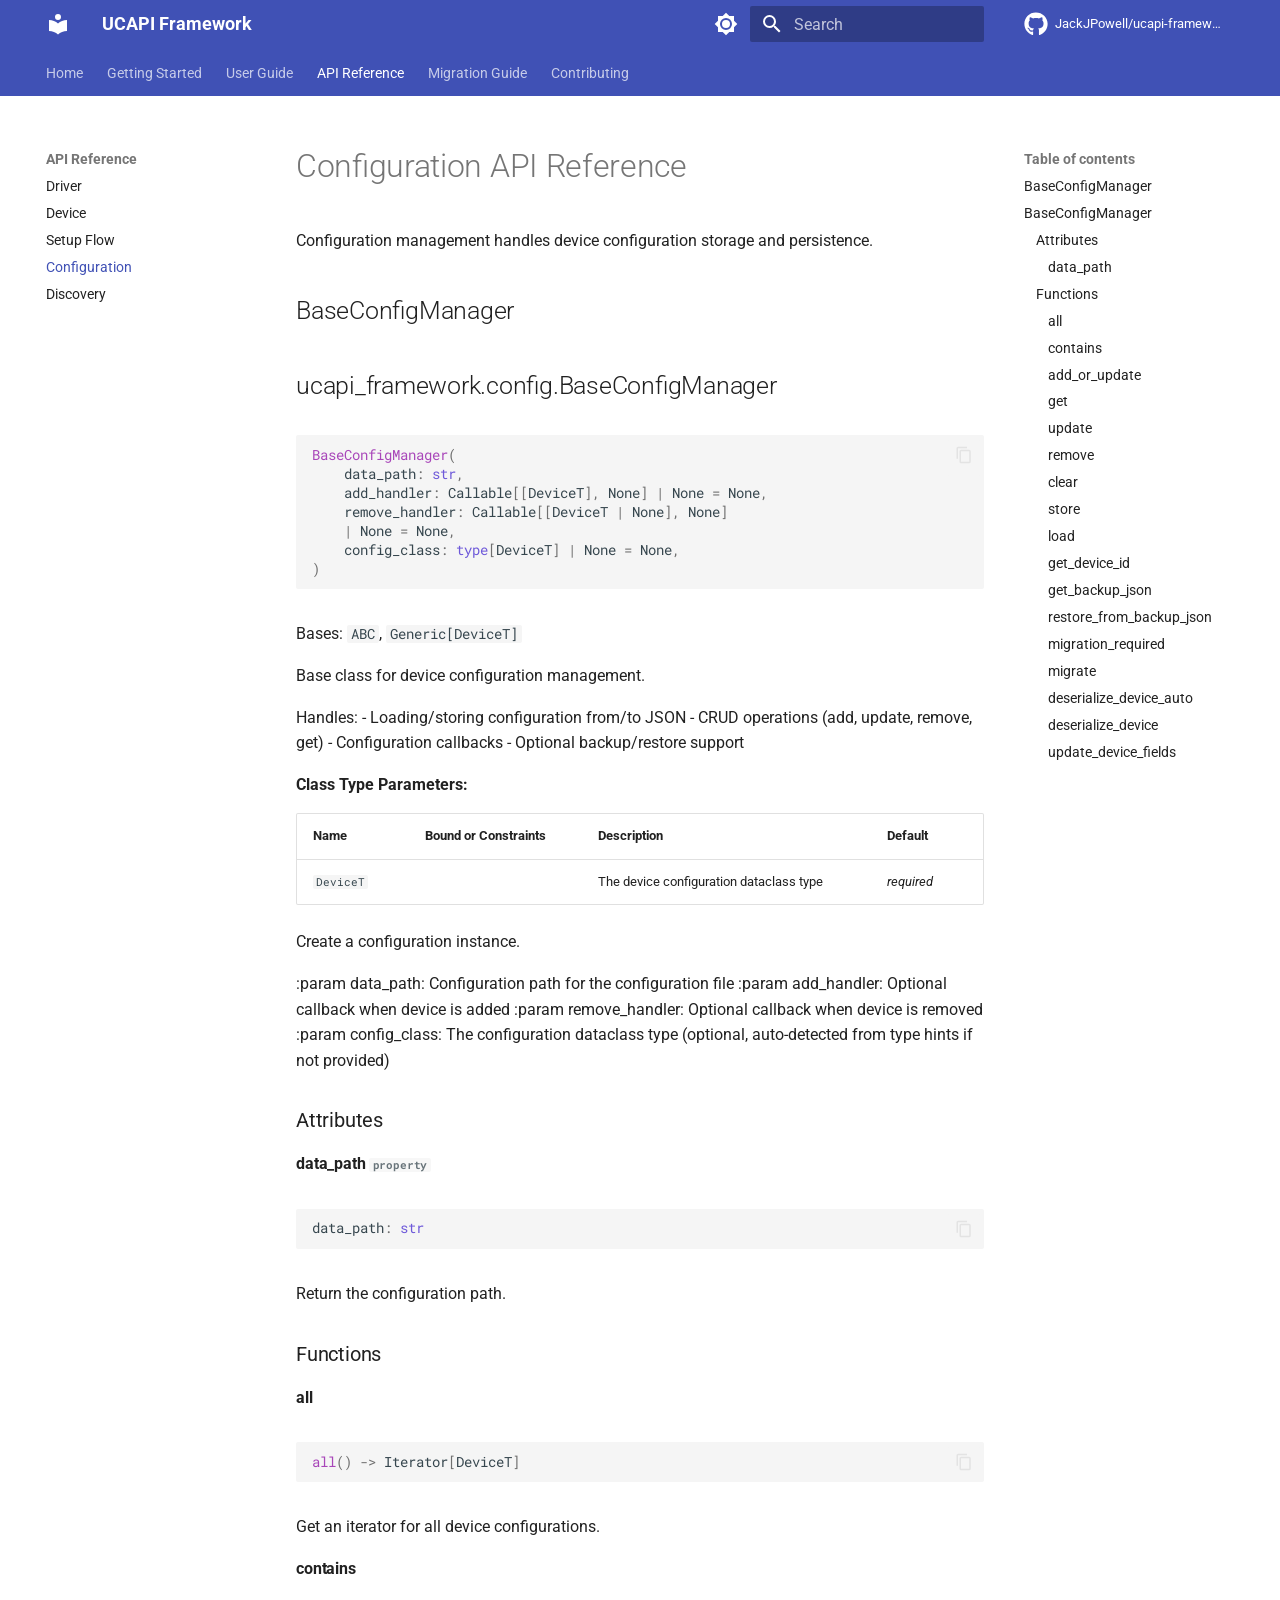
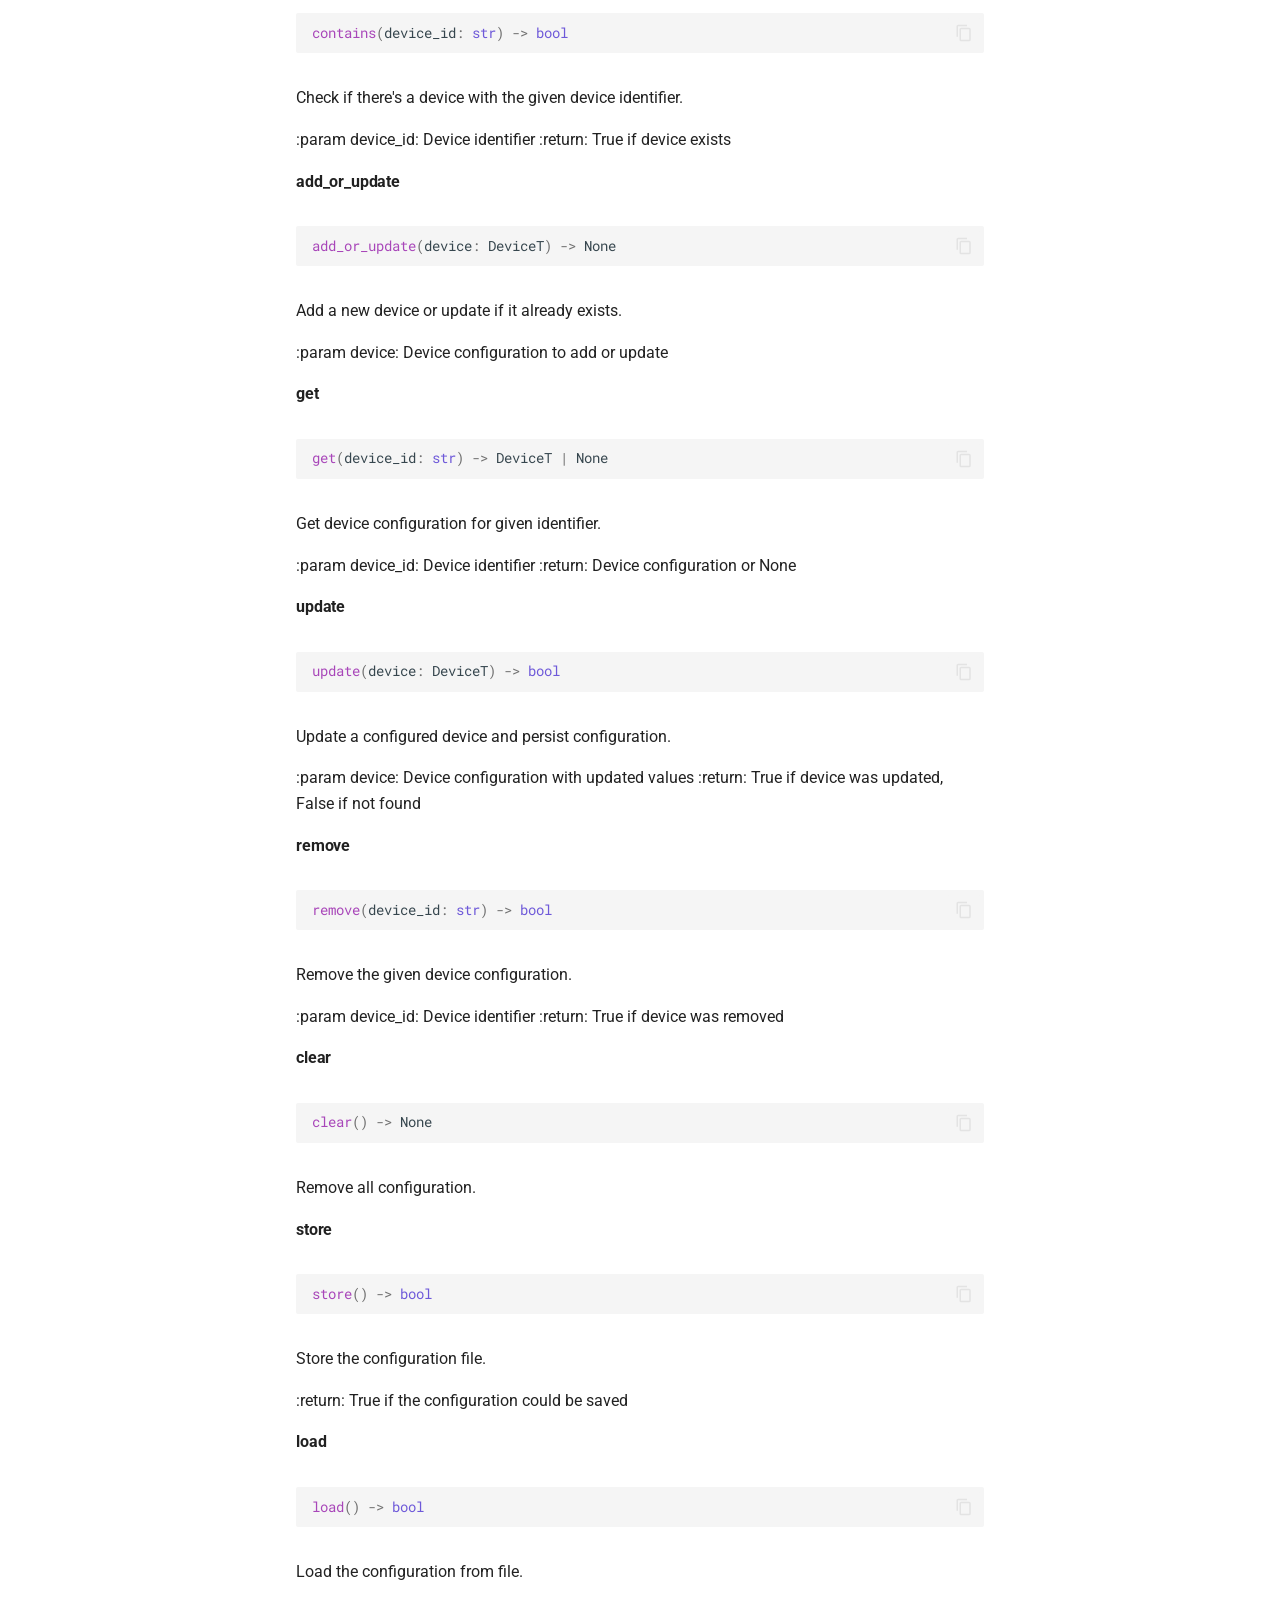
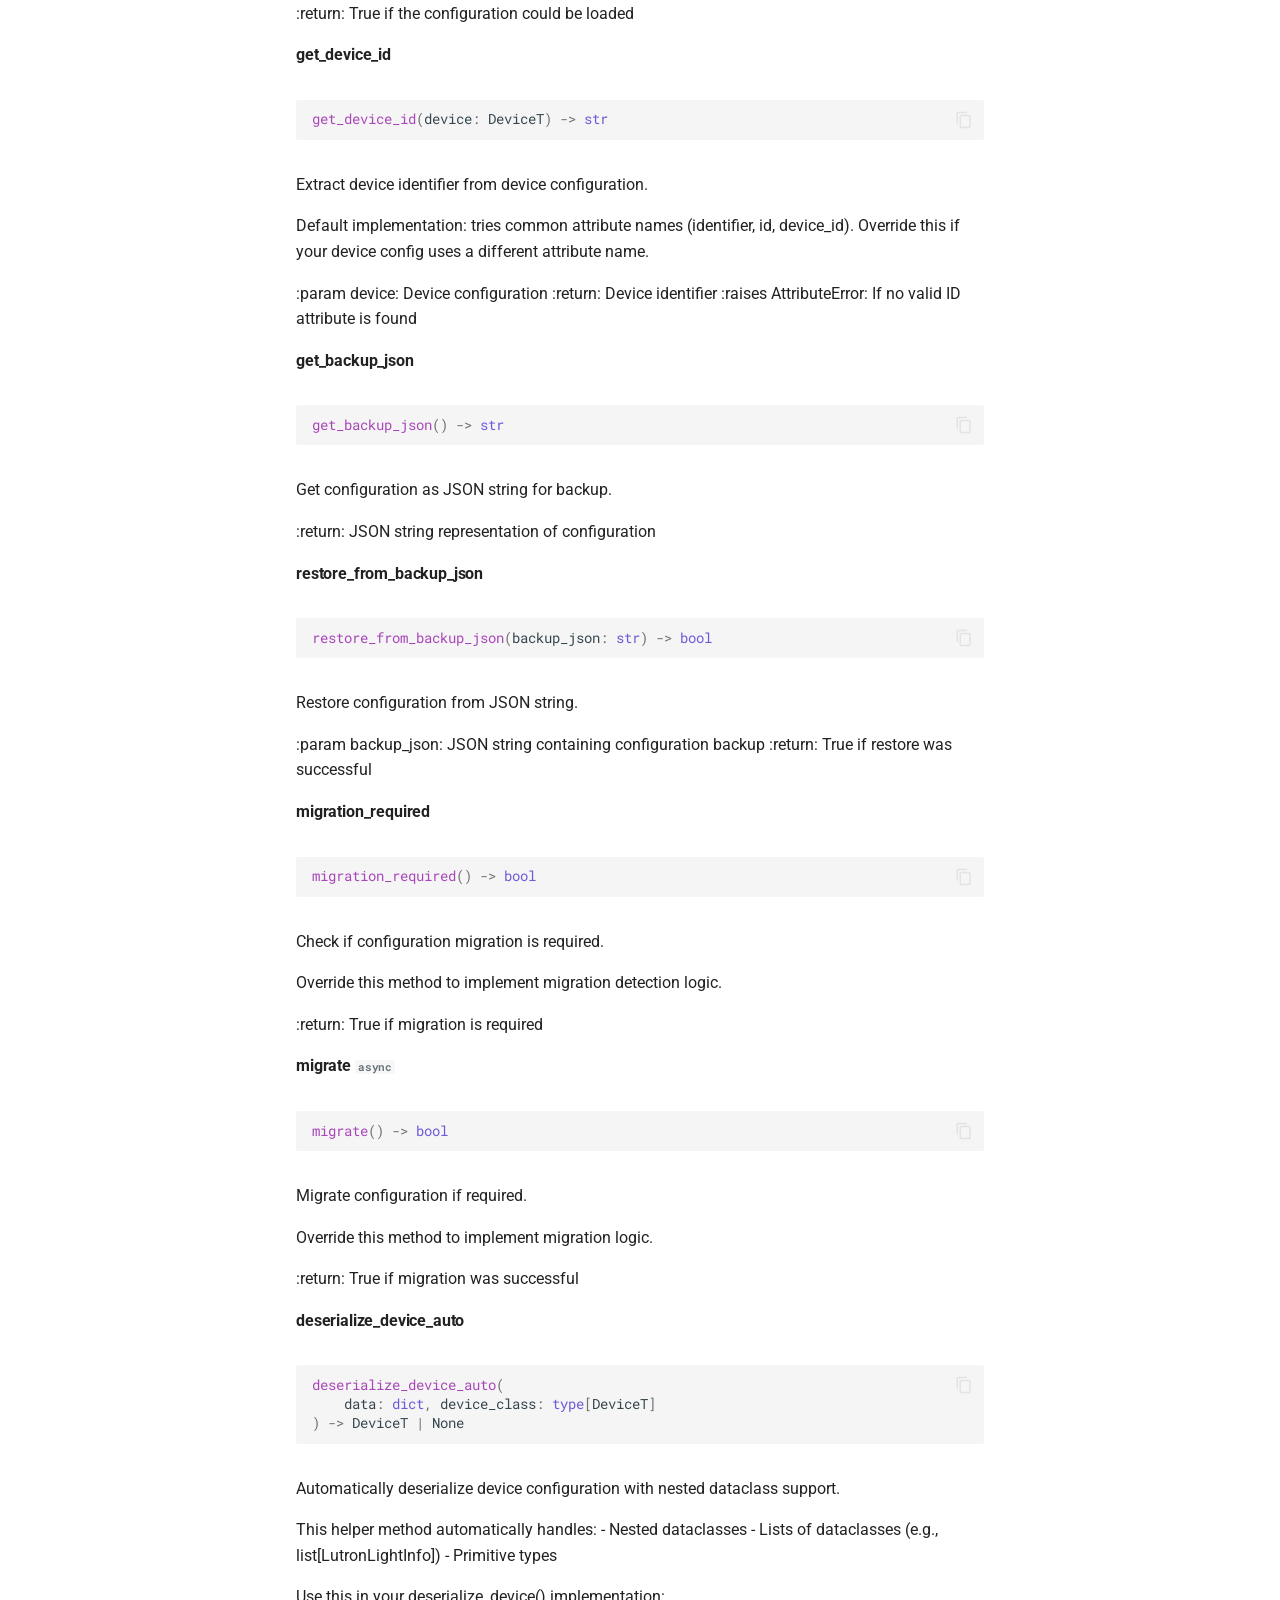
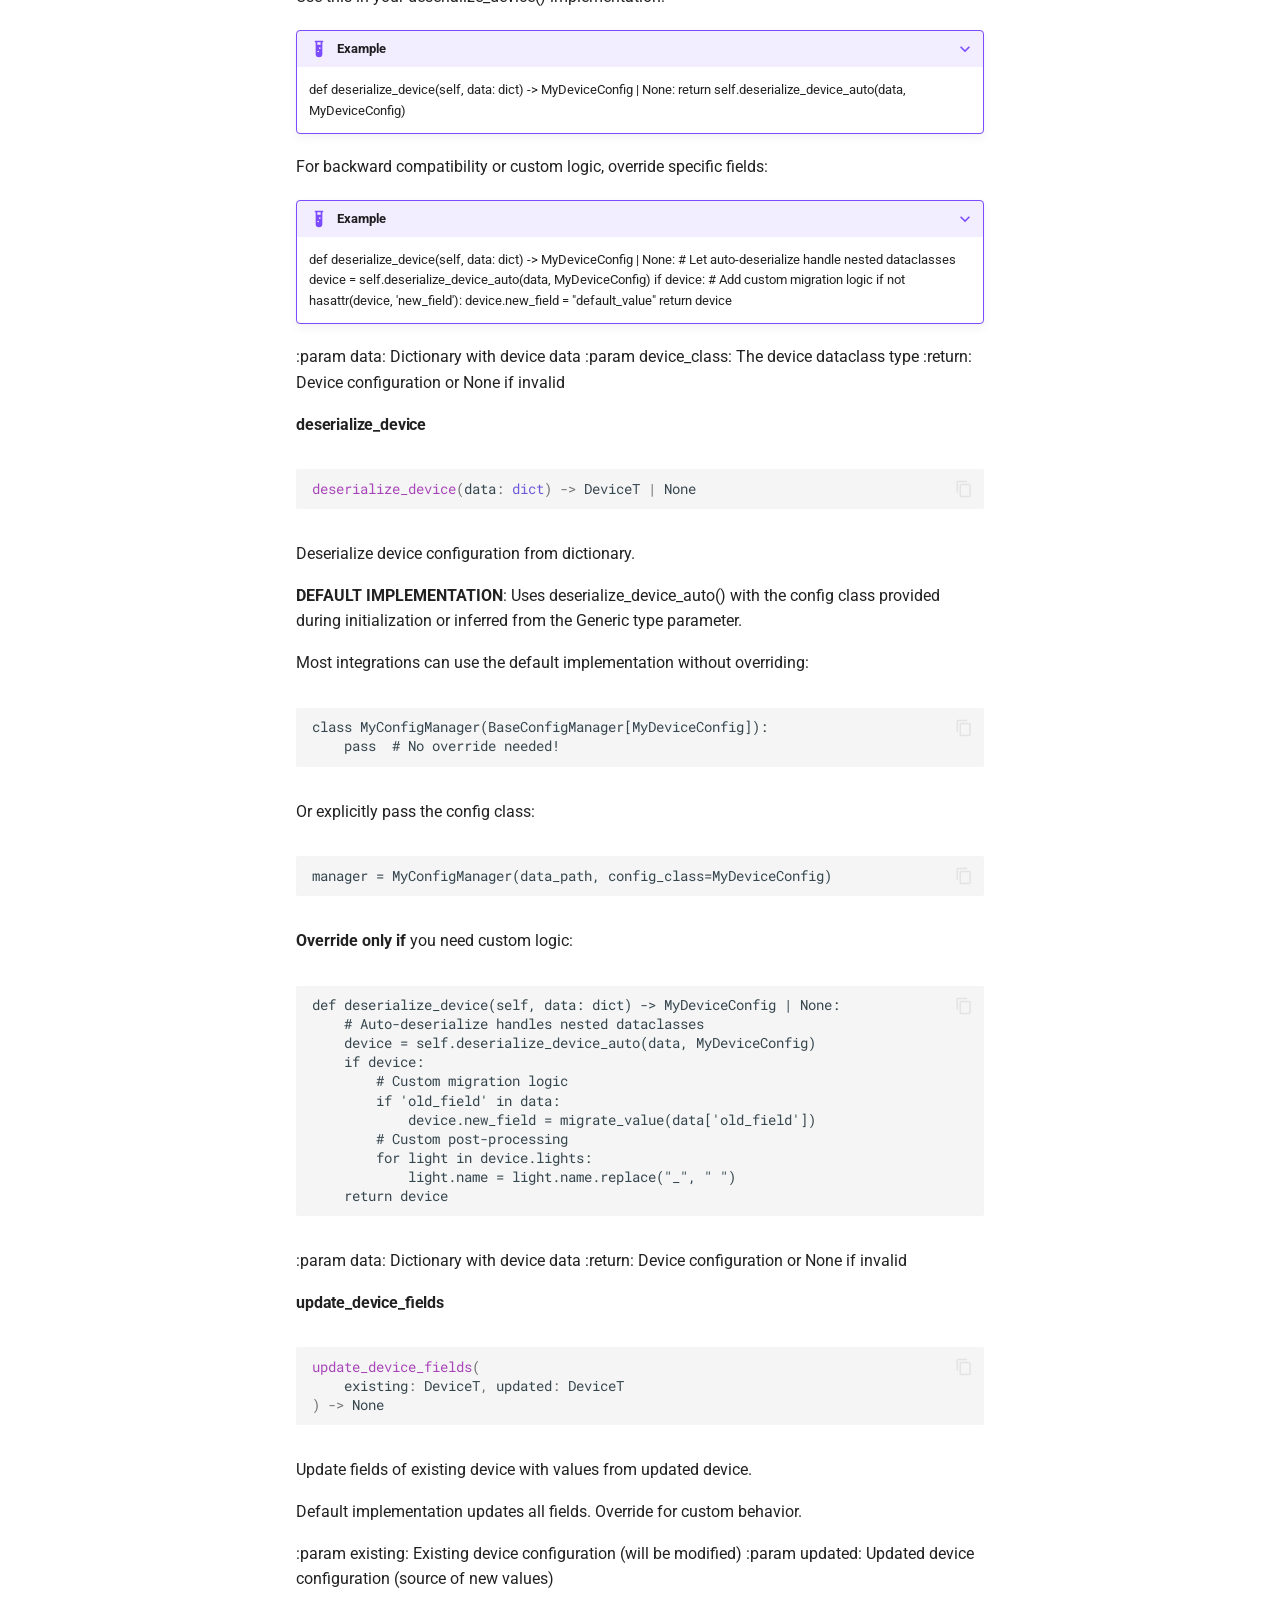
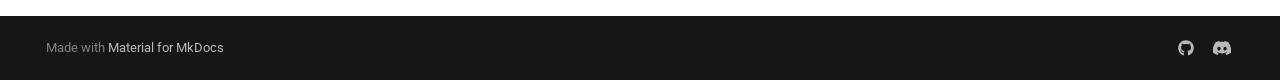
<file: api/config/index.html>
<!doctype html>
<html lang="en" class="no-js">
  <head>
    
      <meta charset="utf-8">
      <meta name="viewport" content="width=device-width,initial-scale=1">
      
        <meta name="description" content="A framework for building Unfolded Circle Remote integrations">
      
      
        <meta name="author" content="Jack Powell">
      
      
        <link rel="canonical" href="https://jackjpowell.github.io/ucapi-framework/api/config/">
      
      
        <link rel="prev" href="../setup/">
      
      
        <link rel="next" href="../discovery/">
      
      
        
      
      
      <link rel="icon" href="../../assets/images/favicon.png">
      <meta name="generator" content="mkdocs-1.6.1, mkdocs-material-9.7.0">
    
    
      
        <title>Configuration - UCAPI Framework</title>
      
    
    
      <link rel="stylesheet" href="../../assets/stylesheets/main.618322db.min.css">
      
        
        <link rel="stylesheet" href="../../assets/stylesheets/palette.ab4e12ef.min.css">
      
      


    
    
      
    
    
      
        
        
        <link rel="preconnect" href="https://fonts.gstatic.com" crossorigin>
        <link rel="stylesheet" href="https://fonts.googleapis.com/css?family=Roboto:300,300i,400,400i,700,700i%7CRoboto+Mono:400,400i,700,700i&display=fallback">
        <style>:root{--md-text-font:"Roboto";--md-code-font:"Roboto Mono"}</style>
      
    
    
      <link rel="stylesheet" href="../../assets/_mkdocstrings.css">
    
      <link rel="stylesheet" href="../../stylesheets/extra.css">
    
    <script>__md_scope=new URL("../..",location),__md_hash=e=>[...e].reduce(((e,_)=>(e<<5)-e+_.charCodeAt(0)),0),__md_get=(e,_=localStorage,t=__md_scope)=>JSON.parse(_.getItem(t.pathname+"."+e)),__md_set=(e,_,t=localStorage,a=__md_scope)=>{try{t.setItem(a.pathname+"."+e,JSON.stringify(_))}catch(e){}}</script>
    
      

    
    
  </head>
  
  
    
    
      
    
    
    
    
    <body dir="ltr" data-md-color-scheme="default" data-md-color-primary="indigo" data-md-color-accent="indigo">
  
    
    <input class="md-toggle" data-md-toggle="drawer" type="checkbox" id="__drawer" autocomplete="off">
    <input class="md-toggle" data-md-toggle="search" type="checkbox" id="__search" autocomplete="off">
    <label class="md-overlay" for="__drawer"></label>
    <div data-md-component="skip">
      
        
        <a href="#configuration-api-reference" class="md-skip">
          Skip to content
        </a>
      
    </div>
    <div data-md-component="announce">
      
    </div>
    
    
      

<header class="md-header" data-md-component="header">
  <nav class="md-header__inner md-grid" aria-label="Header">
    <a href="../.." title="UCAPI Framework" class="md-header__button md-logo" aria-label="UCAPI Framework" data-md-component="logo">
      
  
  <svg xmlns="http://www.w3.org/2000/svg" viewBox="0 0 24 24"><path d="M12 8a3 3 0 0 0 3-3 3 3 0 0 0-3-3 3 3 0 0 0-3 3 3 3 0 0 0 3 3m0 3.54C9.64 9.35 6.5 8 3 8v11c3.5 0 6.64 1.35 9 3.54 2.36-2.19 5.5-3.54 9-3.54V8c-3.5 0-6.64 1.35-9 3.54"/></svg>

    </a>
    <label class="md-header__button md-icon" for="__drawer">
      
      <svg xmlns="http://www.w3.org/2000/svg" viewBox="0 0 24 24"><path d="M3 6h18v2H3zm0 5h18v2H3zm0 5h18v2H3z"/></svg>
    </label>
    <div class="md-header__title" data-md-component="header-title">
      <div class="md-header__ellipsis">
        <div class="md-header__topic">
          <span class="md-ellipsis">
            UCAPI Framework
          </span>
        </div>
        <div class="md-header__topic" data-md-component="header-topic">
          <span class="md-ellipsis">
            
              Configuration
            
          </span>
        </div>
      </div>
    </div>
    
      
        <form class="md-header__option" data-md-component="palette">
  
    
    
    
    <input class="md-option" data-md-color-media="(prefers-color-scheme: light)" data-md-color-scheme="default" data-md-color-primary="indigo" data-md-color-accent="indigo"  aria-label="Switch to dark mode"  type="radio" name="__palette" id="__palette_0">
    
      <label class="md-header__button md-icon" title="Switch to dark mode" for="__palette_1" hidden>
        <svg xmlns="http://www.w3.org/2000/svg" viewBox="0 0 24 24"><path d="M12 8a4 4 0 0 0-4 4 4 4 0 0 0 4 4 4 4 0 0 0 4-4 4 4 0 0 0-4-4m0 10a6 6 0 0 1-6-6 6 6 0 0 1 6-6 6 6 0 0 1 6 6 6 6 0 0 1-6 6m8-9.31V4h-4.69L12 .69 8.69 4H4v4.69L.69 12 4 15.31V20h4.69L12 23.31 15.31 20H20v-4.69L23.31 12z"/></svg>
      </label>
    
  
    
    
    
    <input class="md-option" data-md-color-media="(prefers-color-scheme: dark)" data-md-color-scheme="slate" data-md-color-primary="indigo" data-md-color-accent="indigo"  aria-label="Switch to light mode"  type="radio" name="__palette" id="__palette_1">
    
      <label class="md-header__button md-icon" title="Switch to light mode" for="__palette_0" hidden>
        <svg xmlns="http://www.w3.org/2000/svg" viewBox="0 0 24 24"><path d="M12 18c-.89 0-1.74-.2-2.5-.55C11.56 16.5 13 14.42 13 12s-1.44-4.5-3.5-5.45C10.26 6.2 11.11 6 12 6a6 6 0 0 1 6 6 6 6 0 0 1-6 6m8-9.31V4h-4.69L12 .69 8.69 4H4v4.69L.69 12 4 15.31V20h4.69L12 23.31 15.31 20H20v-4.69L23.31 12z"/></svg>
      </label>
    
  
</form>
      
    
    
      <script>var palette=__md_get("__palette");if(palette&&palette.color){if("(prefers-color-scheme)"===palette.color.media){var media=matchMedia("(prefers-color-scheme: light)"),input=document.querySelector(media.matches?"[data-md-color-media='(prefers-color-scheme: light)']":"[data-md-color-media='(prefers-color-scheme: dark)']");palette.color.media=input.getAttribute("data-md-color-media"),palette.color.scheme=input.getAttribute("data-md-color-scheme"),palette.color.primary=input.getAttribute("data-md-color-primary"),palette.color.accent=input.getAttribute("data-md-color-accent")}for(var[key,value]of Object.entries(palette.color))document.body.setAttribute("data-md-color-"+key,value)}</script>
    
    
    
      
      
        <label class="md-header__button md-icon" for="__search">
          
          <svg xmlns="http://www.w3.org/2000/svg" viewBox="0 0 24 24"><path d="M9.5 3A6.5 6.5 0 0 1 16 9.5c0 1.61-.59 3.09-1.56 4.23l.27.27h.79l5 5-1.5 1.5-5-5v-.79l-.27-.27A6.52 6.52 0 0 1 9.5 16 6.5 6.5 0 0 1 3 9.5 6.5 6.5 0 0 1 9.5 3m0 2C7 5 5 7 5 9.5S7 14 9.5 14 14 12 14 9.5 12 5 9.5 5"/></svg>
        </label>
        <div class="md-search" data-md-component="search" role="dialog">
  <label class="md-search__overlay" for="__search"></label>
  <div class="md-search__inner" role="search">
    <form class="md-search__form" name="search">
      <input type="text" class="md-search__input" name="query" aria-label="Search" placeholder="Search" autocapitalize="off" autocorrect="off" autocomplete="off" spellcheck="false" data-md-component="search-query" required>
      <label class="md-search__icon md-icon" for="__search">
        
        <svg xmlns="http://www.w3.org/2000/svg" viewBox="0 0 24 24"><path d="M9.5 3A6.5 6.5 0 0 1 16 9.5c0 1.61-.59 3.09-1.56 4.23l.27.27h.79l5 5-1.5 1.5-5-5v-.79l-.27-.27A6.52 6.52 0 0 1 9.5 16 6.5 6.5 0 0 1 3 9.5 6.5 6.5 0 0 1 9.5 3m0 2C7 5 5 7 5 9.5S7 14 9.5 14 14 12 14 9.5 12 5 9.5 5"/></svg>
        
        <svg xmlns="http://www.w3.org/2000/svg" viewBox="0 0 24 24"><path d="M20 11v2H8l5.5 5.5-1.42 1.42L4.16 12l7.92-7.92L13.5 5.5 8 11z"/></svg>
      </label>
      <nav class="md-search__options" aria-label="Search">
        
        <button type="reset" class="md-search__icon md-icon" title="Clear" aria-label="Clear" tabindex="-1">
          
          <svg xmlns="http://www.w3.org/2000/svg" viewBox="0 0 24 24"><path d="M19 6.41 17.59 5 12 10.59 6.41 5 5 6.41 10.59 12 5 17.59 6.41 19 12 13.41 17.59 19 19 17.59 13.41 12z"/></svg>
        </button>
      </nav>
      
        <div class="md-search__suggest" data-md-component="search-suggest"></div>
      
    </form>
    <div class="md-search__output">
      <div class="md-search__scrollwrap" tabindex="0" data-md-scrollfix>
        <div class="md-search-result" data-md-component="search-result">
          <div class="md-search-result__meta">
            Initializing search
          </div>
          <ol class="md-search-result__list" role="presentation"></ol>
        </div>
      </div>
    </div>
  </div>
</div>
      
    
    
      <div class="md-header__source">
        <a href="https://github.com/JackJPowell/ucapi-framework" title="Go to repository" class="md-source" data-md-component="source">
  <div class="md-source__icon md-icon">
    
    <svg xmlns="http://www.w3.org/2000/svg" viewBox="0 0 512 512"><!--! Font Awesome Free 7.1.0 by @fontawesome - https://fontawesome.com License - https://fontawesome.com/license/free (Icons: CC BY 4.0, Fonts: SIL OFL 1.1, Code: MIT License) Copyright 2025 Fonticons, Inc.--><path d="M173.9 397.4c0 2-2.3 3.6-5.2 3.6-3.3.3-5.6-1.3-5.6-3.6 0-2 2.3-3.6 5.2-3.6 3-.3 5.6 1.3 5.6 3.6m-31.1-4.5c-.7 2 1.3 4.3 4.3 4.9 2.6 1 5.6 0 6.2-2s-1.3-4.3-4.3-5.2c-2.6-.7-5.5.3-6.2 2.3m44.2-1.7c-2.9.7-4.9 2.6-4.6 4.9.3 2 2.9 3.3 5.9 2.6 2.9-.7 4.9-2.6 4.6-4.6-.3-1.9-3-3.2-5.9-2.9M252.8 8C114.1 8 8 113.3 8 252c0 110.9 69.8 205.8 169.5 239.2 12.8 2.3 17.3-5.6 17.3-12.1 0-6.2-.3-40.4-.3-61.4 0 0-70 15-84.7-29.8 0 0-11.4-29.1-27.8-36.6 0 0-22.9-15.7 1.6-15.4 0 0 24.9 2 38.6 25.8 21.9 38.6 58.6 27.5 72.9 20.9 2.3-16 8.8-27.1 16-33.7-55.9-6.2-112.3-14.3-112.3-110.5 0-27.5 7.6-41.3 23.6-58.9-2.6-6.5-11.1-33.3 2.6-67.9 20.9-6.5 69 27 69 27 20-5.6 41.5-8.5 62.8-8.5s42.8 2.9 62.8 8.5c0 0 48.1-33.6 69-27 13.7 34.7 5.2 61.4 2.6 67.9 16 17.7 25.8 31.5 25.8 58.9 0 96.5-58.9 104.2-114.8 110.5 9.2 7.9 17 22.9 17 46.4 0 33.7-.3 75.4-.3 83.6 0 6.5 4.6 14.4 17.3 12.1C436.2 457.8 504 362.9 504 252 504 113.3 391.5 8 252.8 8M105.2 352.9c-1.3 1-1 3.3.7 5.2 1.6 1.6 3.9 2.3 5.2 1 1.3-1 1-3.3-.7-5.2-1.6-1.6-3.9-2.3-5.2-1m-10.8-8.1c-.7 1.3.3 2.9 2.3 3.9 1.6 1 3.6.7 4.3-.7.7-1.3-.3-2.9-2.3-3.9-2-.6-3.6-.3-4.3.7m32.4 35.6c-1.6 1.3-1 4.3 1.3 6.2 2.3 2.3 5.2 2.6 6.5 1 1.3-1.3.7-4.3-1.3-6.2-2.2-2.3-5.2-2.6-6.5-1m-11.4-14.7c-1.6 1-1.6 3.6 0 5.9s4.3 3.3 5.6 2.3c1.6-1.3 1.6-3.9 0-6.2-1.4-2.3-4-3.3-5.6-2"/></svg>
  </div>
  <div class="md-source__repository">
    JackJPowell/ucapi-framework
  </div>
</a>
      </div>
    
  </nav>
  
</header>
    
    <div class="md-container" data-md-component="container">
      
      
        
          
            
<nav class="md-tabs" aria-label="Tabs" data-md-component="tabs">
  <div class="md-grid">
    <ul class="md-tabs__list">
      
        
  
  
  
  
    <li class="md-tabs__item">
      <a href="../.." class="md-tabs__link">
        
  
  
    
  
  Home

      </a>
    </li>
  

      
        
  
  
  
  
    <li class="md-tabs__item">
      <a href="../../getting-started/" class="md-tabs__link">
        
  
  
    
  
  Getting Started

      </a>
    </li>
  

      
        
  
  
  
  
    
    
      <li class="md-tabs__item">
        <a href="../../guide/setup-flow/" class="md-tabs__link">
          
  
  
  User Guide

        </a>
      </li>
    
  

      
        
  
  
  
    
  
  
    
    
      <li class="md-tabs__item md-tabs__item--active">
        <a href="../driver/" class="md-tabs__link">
          
  
  
  API Reference

        </a>
      </li>
    
  

      
        
  
  
  
  
    <li class="md-tabs__item">
      <a href="../../migration-guide/" class="md-tabs__link">
        
  
  
    
  
  Migration Guide

      </a>
    </li>
  

      
        
  
  
  
  
    <li class="md-tabs__item">
      <a href="../../contributing/" class="md-tabs__link">
        
  
  
    
  
  Contributing

      </a>
    </li>
  

      
    </ul>
  </div>
</nav>
          
        
      
      <main class="md-main" data-md-component="main">
        <div class="md-main__inner md-grid">
          
            
              
              <div class="md-sidebar md-sidebar--primary" data-md-component="sidebar" data-md-type="navigation" >
                <div class="md-sidebar__scrollwrap">
                  <div class="md-sidebar__inner">
                    


  


<nav class="md-nav md-nav--primary md-nav--lifted" aria-label="Navigation" data-md-level="0">
  <label class="md-nav__title" for="__drawer">
    <a href="../.." title="UCAPI Framework" class="md-nav__button md-logo" aria-label="UCAPI Framework" data-md-component="logo">
      
  
  <svg xmlns="http://www.w3.org/2000/svg" viewBox="0 0 24 24"><path d="M12 8a3 3 0 0 0 3-3 3 3 0 0 0-3-3 3 3 0 0 0-3 3 3 3 0 0 0 3 3m0 3.54C9.64 9.35 6.5 8 3 8v11c3.5 0 6.64 1.35 9 3.54 2.36-2.19 5.5-3.54 9-3.54V8c-3.5 0-6.64 1.35-9 3.54"/></svg>

    </a>
    UCAPI Framework
  </label>
  
    <div class="md-nav__source">
      <a href="https://github.com/JackJPowell/ucapi-framework" title="Go to repository" class="md-source" data-md-component="source">
  <div class="md-source__icon md-icon">
    
    <svg xmlns="http://www.w3.org/2000/svg" viewBox="0 0 512 512"><!--! Font Awesome Free 7.1.0 by @fontawesome - https://fontawesome.com License - https://fontawesome.com/license/free (Icons: CC BY 4.0, Fonts: SIL OFL 1.1, Code: MIT License) Copyright 2025 Fonticons, Inc.--><path d="M173.9 397.4c0 2-2.3 3.6-5.2 3.6-3.3.3-5.6-1.3-5.6-3.6 0-2 2.3-3.6 5.2-3.6 3-.3 5.6 1.3 5.6 3.6m-31.1-4.5c-.7 2 1.3 4.3 4.3 4.9 2.6 1 5.6 0 6.2-2s-1.3-4.3-4.3-5.2c-2.6-.7-5.5.3-6.2 2.3m44.2-1.7c-2.9.7-4.9 2.6-4.6 4.9.3 2 2.9 3.3 5.9 2.6 2.9-.7 4.9-2.6 4.6-4.6-.3-1.9-3-3.2-5.9-2.9M252.8 8C114.1 8 8 113.3 8 252c0 110.9 69.8 205.8 169.5 239.2 12.8 2.3 17.3-5.6 17.3-12.1 0-6.2-.3-40.4-.3-61.4 0 0-70 15-84.7-29.8 0 0-11.4-29.1-27.8-36.6 0 0-22.9-15.7 1.6-15.4 0 0 24.9 2 38.6 25.8 21.9 38.6 58.6 27.5 72.9 20.9 2.3-16 8.8-27.1 16-33.7-55.9-6.2-112.3-14.3-112.3-110.5 0-27.5 7.6-41.3 23.6-58.9-2.6-6.5-11.1-33.3 2.6-67.9 20.9-6.5 69 27 69 27 20-5.6 41.5-8.5 62.8-8.5s42.8 2.9 62.8 8.5c0 0 48.1-33.6 69-27 13.7 34.7 5.2 61.4 2.6 67.9 16 17.7 25.8 31.5 25.8 58.9 0 96.5-58.9 104.2-114.8 110.5 9.2 7.9 17 22.9 17 46.4 0 33.7-.3 75.4-.3 83.6 0 6.5 4.6 14.4 17.3 12.1C436.2 457.8 504 362.9 504 252 504 113.3 391.5 8 252.8 8M105.2 352.9c-1.3 1-1 3.3.7 5.2 1.6 1.6 3.9 2.3 5.2 1 1.3-1 1-3.3-.7-5.2-1.6-1.6-3.9-2.3-5.2-1m-10.8-8.1c-.7 1.3.3 2.9 2.3 3.9 1.6 1 3.6.7 4.3-.7.7-1.3-.3-2.9-2.3-3.9-2-.6-3.6-.3-4.3.7m32.4 35.6c-1.6 1.3-1 4.3 1.3 6.2 2.3 2.3 5.2 2.6 6.5 1 1.3-1.3.7-4.3-1.3-6.2-2.2-2.3-5.2-2.6-6.5-1m-11.4-14.7c-1.6 1-1.6 3.6 0 5.9s4.3 3.3 5.6 2.3c1.6-1.3 1.6-3.9 0-6.2-1.4-2.3-4-3.3-5.6-2"/></svg>
  </div>
  <div class="md-source__repository">
    JackJPowell/ucapi-framework
  </div>
</a>
    </div>
  
  <ul class="md-nav__list" data-md-scrollfix>
    
      
      
  
  
  
  
    <li class="md-nav__item">
      <a href="../.." class="md-nav__link">
        
  
  
  <span class="md-ellipsis">
    
  
    Home
  

    
  </span>
  
  

      </a>
    </li>
  

    
      
      
  
  
  
  
    <li class="md-nav__item">
      <a href="../../getting-started/" class="md-nav__link">
        
  
  
  <span class="md-ellipsis">
    
  
    Getting Started
  

    
  </span>
  
  

      </a>
    </li>
  

    
      
      
  
  
  
  
    
    
    
    
      
      
        
      
    
    
    <li class="md-nav__item md-nav__item--nested">
      
        
        
        <input class="md-nav__toggle md-toggle " type="checkbox" id="__nav_3" >
        
          
          <label class="md-nav__link" for="__nav_3" id="__nav_3_label" tabindex="0">
            
  
  
  <span class="md-ellipsis">
    
  
    User Guide
  

    
  </span>
  
  

            <span class="md-nav__icon md-icon"></span>
          </label>
        
        <nav class="md-nav" data-md-level="1" aria-labelledby="__nav_3_label" aria-expanded="false">
          <label class="md-nav__title" for="__nav_3">
            <span class="md-nav__icon md-icon"></span>
            
  
    User Guide
  

          </label>
          <ul class="md-nav__list" data-md-scrollfix>
            
              
                
  
  
  
  
    <li class="md-nav__item">
      <a href="../../guide/setup-flow/" class="md-nav__link">
        
  
  
  <span class="md-ellipsis">
    
  
    Setup Flow
  

    
  </span>
  
  

      </a>
    </li>
  

              
            
              
                
  
  
  
  
    <li class="md-nav__item">
      <a href="../../guide/device-patterns/" class="md-nav__link">
        
  
  
  <span class="md-ellipsis">
    
  
    Device Patterns
  

    
  </span>
  
  

      </a>
    </li>
  

              
            
              
                
  
  
  
  
    <li class="md-nav__item">
      <a href="../../guide/configuration/" class="md-nav__link">
        
  
  
  <span class="md-ellipsis">
    
  
    Configuration Management
  

    
  </span>
  
  

      </a>
    </li>
  

              
            
              
                
  
  
  
  
    <li class="md-nav__item">
      <a href="../../guide/discovery/" class="md-nav__link">
        
  
  
  <span class="md-ellipsis">
    
  
    Discovery
  

    
  </span>
  
  

      </a>
    </li>
  

              
            
              
                
  
  
  
  
    <li class="md-nav__item">
      <a href="../../guide/driver/" class="md-nav__link">
        
  
  
  <span class="md-ellipsis">
    
  
    Driver Integration
  

    
  </span>
  
  

      </a>
    </li>
  

              
            
          </ul>
        </nav>
      
    </li>
  

    
      
      
  
  
    
  
  
  
    
    
    
    
      
        
        
      
      
        
      
    
    
    <li class="md-nav__item md-nav__item--active md-nav__item--section md-nav__item--nested">
      
        
        
        <input class="md-nav__toggle md-toggle " type="checkbox" id="__nav_4" checked>
        
          
          <label class="md-nav__link" for="__nav_4" id="__nav_4_label" tabindex="">
            
  
  
  <span class="md-ellipsis">
    
  
    API Reference
  

    
  </span>
  
  

            <span class="md-nav__icon md-icon"></span>
          </label>
        
        <nav class="md-nav" data-md-level="1" aria-labelledby="__nav_4_label" aria-expanded="true">
          <label class="md-nav__title" for="__nav_4">
            <span class="md-nav__icon md-icon"></span>
            
  
    API Reference
  

          </label>
          <ul class="md-nav__list" data-md-scrollfix>
            
              
                
  
  
  
  
    <li class="md-nav__item">
      <a href="../driver/" class="md-nav__link">
        
  
  
  <span class="md-ellipsis">
    
  
    Driver
  

    
  </span>
  
  

      </a>
    </li>
  

              
            
              
                
  
  
  
  
    <li class="md-nav__item">
      <a href="../device/" class="md-nav__link">
        
  
  
  <span class="md-ellipsis">
    
  
    Device
  

    
  </span>
  
  

      </a>
    </li>
  

              
            
              
                
  
  
  
  
    <li class="md-nav__item">
      <a href="../setup/" class="md-nav__link">
        
  
  
  <span class="md-ellipsis">
    
  
    Setup Flow
  

    
  </span>
  
  

      </a>
    </li>
  

              
            
              
                
  
  
    
  
  
  
    <li class="md-nav__item md-nav__item--active">
      
      <input class="md-nav__toggle md-toggle" type="checkbox" id="__toc">
      
      
        
      
      
        <label class="md-nav__link md-nav__link--active" for="__toc">
          
  
  
  <span class="md-ellipsis">
    
  
    Configuration
  

    
  </span>
  
  

          <span class="md-nav__icon md-icon"></span>
        </label>
      
      <a href="./" class="md-nav__link md-nav__link--active">
        
  
  
  <span class="md-ellipsis">
    
  
    Configuration
  

    
  </span>
  
  

      </a>
      
        

<nav class="md-nav md-nav--secondary" aria-label="Table of contents">
  
  
  
    
  
  
    <label class="md-nav__title" for="__toc">
      <span class="md-nav__icon md-icon"></span>
      Table of contents
    </label>
    <ul class="md-nav__list" data-md-component="toc" data-md-scrollfix>
      
        <li class="md-nav__item">
  <a href="#baseconfigmanager" class="md-nav__link">
    <span class="md-ellipsis">
      
        BaseConfigManager
      
    </span>
  </a>
  
</li>
      
        <li class="md-nav__item">
  <a href="#ucapi_framework.config.BaseConfigManager" class="md-nav__link">
    <span class="md-ellipsis">
      
        BaseConfigManager
      
    </span>
  </a>
  
    <nav class="md-nav" aria-label="BaseConfigManager">
      <ul class="md-nav__list">
        
          <li class="md-nav__item">
  <a href="#ucapi_framework.config.BaseConfigManager-attributes" class="md-nav__link">
    <span class="md-ellipsis">
      
        Attributes
      
    </span>
  </a>
  
    <nav class="md-nav" aria-label="Attributes">
      <ul class="md-nav__list">
        
          <li class="md-nav__item">
  <a href="#ucapi_framework.config.BaseConfigManager.data_path" class="md-nav__link">
    <span class="md-ellipsis">
      
        data_path
      
    </span>
  </a>
  
</li>
        
      </ul>
    </nav>
  
</li>
        
          <li class="md-nav__item">
  <a href="#ucapi_framework.config.BaseConfigManager-functions" class="md-nav__link">
    <span class="md-ellipsis">
      
        Functions
      
    </span>
  </a>
  
    <nav class="md-nav" aria-label="Functions">
      <ul class="md-nav__list">
        
          <li class="md-nav__item">
  <a href="#ucapi_framework.config.BaseConfigManager.all" class="md-nav__link">
    <span class="md-ellipsis">
      
        all
      
    </span>
  </a>
  
</li>
        
          <li class="md-nav__item">
  <a href="#ucapi_framework.config.BaseConfigManager.contains" class="md-nav__link">
    <span class="md-ellipsis">
      
        contains
      
    </span>
  </a>
  
</li>
        
          <li class="md-nav__item">
  <a href="#ucapi_framework.config.BaseConfigManager.add_or_update" class="md-nav__link">
    <span class="md-ellipsis">
      
        add_or_update
      
    </span>
  </a>
  
</li>
        
          <li class="md-nav__item">
  <a href="#ucapi_framework.config.BaseConfigManager.get" class="md-nav__link">
    <span class="md-ellipsis">
      
        get
      
    </span>
  </a>
  
</li>
        
          <li class="md-nav__item">
  <a href="#ucapi_framework.config.BaseConfigManager.update" class="md-nav__link">
    <span class="md-ellipsis">
      
        update
      
    </span>
  </a>
  
</li>
        
          <li class="md-nav__item">
  <a href="#ucapi_framework.config.BaseConfigManager.remove" class="md-nav__link">
    <span class="md-ellipsis">
      
        remove
      
    </span>
  </a>
  
</li>
        
          <li class="md-nav__item">
  <a href="#ucapi_framework.config.BaseConfigManager.clear" class="md-nav__link">
    <span class="md-ellipsis">
      
        clear
      
    </span>
  </a>
  
</li>
        
          <li class="md-nav__item">
  <a href="#ucapi_framework.config.BaseConfigManager.store" class="md-nav__link">
    <span class="md-ellipsis">
      
        store
      
    </span>
  </a>
  
</li>
        
          <li class="md-nav__item">
  <a href="#ucapi_framework.config.BaseConfigManager.load" class="md-nav__link">
    <span class="md-ellipsis">
      
        load
      
    </span>
  </a>
  
</li>
        
          <li class="md-nav__item">
  <a href="#ucapi_framework.config.BaseConfigManager.get_device_id" class="md-nav__link">
    <span class="md-ellipsis">
      
        get_device_id
      
    </span>
  </a>
  
</li>
        
          <li class="md-nav__item">
  <a href="#ucapi_framework.config.BaseConfigManager.get_backup_json" class="md-nav__link">
    <span class="md-ellipsis">
      
        get_backup_json
      
    </span>
  </a>
  
</li>
        
          <li class="md-nav__item">
  <a href="#ucapi_framework.config.BaseConfigManager.restore_from_backup_json" class="md-nav__link">
    <span class="md-ellipsis">
      
        restore_from_backup_json
      
    </span>
  </a>
  
</li>
        
          <li class="md-nav__item">
  <a href="#ucapi_framework.config.BaseConfigManager.migration_required" class="md-nav__link">
    <span class="md-ellipsis">
      
        migration_required
      
    </span>
  </a>
  
</li>
        
          <li class="md-nav__item">
  <a href="#ucapi_framework.config.BaseConfigManager.migrate" class="md-nav__link">
    <span class="md-ellipsis">
      
        migrate
      
    </span>
  </a>
  
</li>
        
          <li class="md-nav__item">
  <a href="#ucapi_framework.config.BaseConfigManager.deserialize_device_auto" class="md-nav__link">
    <span class="md-ellipsis">
      
        deserialize_device_auto
      
    </span>
  </a>
  
</li>
        
          <li class="md-nav__item">
  <a href="#ucapi_framework.config.BaseConfigManager.deserialize_device" class="md-nav__link">
    <span class="md-ellipsis">
      
        deserialize_device
      
    </span>
  </a>
  
</li>
        
          <li class="md-nav__item">
  <a href="#ucapi_framework.config.BaseConfigManager.update_device_fields" class="md-nav__link">
    <span class="md-ellipsis">
      
        update_device_fields
      
    </span>
  </a>
  
</li>
        
      </ul>
    </nav>
  
</li>
        
      </ul>
    </nav>
  
</li>
      
    </ul>
  
</nav>
      
    </li>
  

              
            
              
                
  
  
  
  
    <li class="md-nav__item">
      <a href="../discovery/" class="md-nav__link">
        
  
  
  <span class="md-ellipsis">
    
  
    Discovery
  

    
  </span>
  
  

      </a>
    </li>
  

              
            
          </ul>
        </nav>
      
    </li>
  

    
      
      
  
  
  
  
    <li class="md-nav__item">
      <a href="../../migration-guide/" class="md-nav__link">
        
  
  
  <span class="md-ellipsis">
    
  
    Migration Guide
  

    
  </span>
  
  

      </a>
    </li>
  

    
      
      
  
  
  
  
    <li class="md-nav__item">
      <a href="../../contributing/" class="md-nav__link">
        
  
  
  <span class="md-ellipsis">
    
  
    Contributing
  

    
  </span>
  
  

      </a>
    </li>
  

    
  </ul>
</nav>
                  </div>
                </div>
              </div>
            
            
              
              <div class="md-sidebar md-sidebar--secondary" data-md-component="sidebar" data-md-type="toc" >
                <div class="md-sidebar__scrollwrap">
                  <div class="md-sidebar__inner">
                    

<nav class="md-nav md-nav--secondary" aria-label="Table of contents">
  
  
  
    
  
  
    <label class="md-nav__title" for="__toc">
      <span class="md-nav__icon md-icon"></span>
      Table of contents
    </label>
    <ul class="md-nav__list" data-md-component="toc" data-md-scrollfix>
      
        <li class="md-nav__item">
  <a href="#baseconfigmanager" class="md-nav__link">
    <span class="md-ellipsis">
      
        BaseConfigManager
      
    </span>
  </a>
  
</li>
      
        <li class="md-nav__item">
  <a href="#ucapi_framework.config.BaseConfigManager" class="md-nav__link">
    <span class="md-ellipsis">
      
        BaseConfigManager
      
    </span>
  </a>
  
    <nav class="md-nav" aria-label="BaseConfigManager">
      <ul class="md-nav__list">
        
          <li class="md-nav__item">
  <a href="#ucapi_framework.config.BaseConfigManager-attributes" class="md-nav__link">
    <span class="md-ellipsis">
      
        Attributes
      
    </span>
  </a>
  
    <nav class="md-nav" aria-label="Attributes">
      <ul class="md-nav__list">
        
          <li class="md-nav__item">
  <a href="#ucapi_framework.config.BaseConfigManager.data_path" class="md-nav__link">
    <span class="md-ellipsis">
      
        data_path
      
    </span>
  </a>
  
</li>
        
      </ul>
    </nav>
  
</li>
        
          <li class="md-nav__item">
  <a href="#ucapi_framework.config.BaseConfigManager-functions" class="md-nav__link">
    <span class="md-ellipsis">
      
        Functions
      
    </span>
  </a>
  
    <nav class="md-nav" aria-label="Functions">
      <ul class="md-nav__list">
        
          <li class="md-nav__item">
  <a href="#ucapi_framework.config.BaseConfigManager.all" class="md-nav__link">
    <span class="md-ellipsis">
      
        all
      
    </span>
  </a>
  
</li>
        
          <li class="md-nav__item">
  <a href="#ucapi_framework.config.BaseConfigManager.contains" class="md-nav__link">
    <span class="md-ellipsis">
      
        contains
      
    </span>
  </a>
  
</li>
        
          <li class="md-nav__item">
  <a href="#ucapi_framework.config.BaseConfigManager.add_or_update" class="md-nav__link">
    <span class="md-ellipsis">
      
        add_or_update
      
    </span>
  </a>
  
</li>
        
          <li class="md-nav__item">
  <a href="#ucapi_framework.config.BaseConfigManager.get" class="md-nav__link">
    <span class="md-ellipsis">
      
        get
      
    </span>
  </a>
  
</li>
        
          <li class="md-nav__item">
  <a href="#ucapi_framework.config.BaseConfigManager.update" class="md-nav__link">
    <span class="md-ellipsis">
      
        update
      
    </span>
  </a>
  
</li>
        
          <li class="md-nav__item">
  <a href="#ucapi_framework.config.BaseConfigManager.remove" class="md-nav__link">
    <span class="md-ellipsis">
      
        remove
      
    </span>
  </a>
  
</li>
        
          <li class="md-nav__item">
  <a href="#ucapi_framework.config.BaseConfigManager.clear" class="md-nav__link">
    <span class="md-ellipsis">
      
        clear
      
    </span>
  </a>
  
</li>
        
          <li class="md-nav__item">
  <a href="#ucapi_framework.config.BaseConfigManager.store" class="md-nav__link">
    <span class="md-ellipsis">
      
        store
      
    </span>
  </a>
  
</li>
        
          <li class="md-nav__item">
  <a href="#ucapi_framework.config.BaseConfigManager.load" class="md-nav__link">
    <span class="md-ellipsis">
      
        load
      
    </span>
  </a>
  
</li>
        
          <li class="md-nav__item">
  <a href="#ucapi_framework.config.BaseConfigManager.get_device_id" class="md-nav__link">
    <span class="md-ellipsis">
      
        get_device_id
      
    </span>
  </a>
  
</li>
        
          <li class="md-nav__item">
  <a href="#ucapi_framework.config.BaseConfigManager.get_backup_json" class="md-nav__link">
    <span class="md-ellipsis">
      
        get_backup_json
      
    </span>
  </a>
  
</li>
        
          <li class="md-nav__item">
  <a href="#ucapi_framework.config.BaseConfigManager.restore_from_backup_json" class="md-nav__link">
    <span class="md-ellipsis">
      
        restore_from_backup_json
      
    </span>
  </a>
  
</li>
        
          <li class="md-nav__item">
  <a href="#ucapi_framework.config.BaseConfigManager.migration_required" class="md-nav__link">
    <span class="md-ellipsis">
      
        migration_required
      
    </span>
  </a>
  
</li>
        
          <li class="md-nav__item">
  <a href="#ucapi_framework.config.BaseConfigManager.migrate" class="md-nav__link">
    <span class="md-ellipsis">
      
        migrate
      
    </span>
  </a>
  
</li>
        
          <li class="md-nav__item">
  <a href="#ucapi_framework.config.BaseConfigManager.deserialize_device_auto" class="md-nav__link">
    <span class="md-ellipsis">
      
        deserialize_device_auto
      
    </span>
  </a>
  
</li>
        
          <li class="md-nav__item">
  <a href="#ucapi_framework.config.BaseConfigManager.deserialize_device" class="md-nav__link">
    <span class="md-ellipsis">
      
        deserialize_device
      
    </span>
  </a>
  
</li>
        
          <li class="md-nav__item">
  <a href="#ucapi_framework.config.BaseConfigManager.update_device_fields" class="md-nav__link">
    <span class="md-ellipsis">
      
        update_device_fields
      
    </span>
  </a>
  
</li>
        
      </ul>
    </nav>
  
</li>
        
      </ul>
    </nav>
  
</li>
      
    </ul>
  
</nav>
                  </div>
                </div>
              </div>
            
          
          
            <div class="md-content" data-md-component="content">
              
              <article class="md-content__inner md-typeset">
                
                  


  
  


<h1 id="configuration-api-reference">Configuration API Reference<a class="headerlink" href="#configuration-api-reference" title="Permanent link">&para;</a></h1>
<p>Configuration management handles device configuration storage and persistence.</p>
<h2 id="baseconfigmanager">BaseConfigManager<a class="headerlink" href="#baseconfigmanager" title="Permanent link">&para;</a></h2>


<div class="doc doc-object doc-class">



<h2 id="ucapi_framework.config.BaseConfigManager" class="doc doc-heading">
            <span class="doc doc-object-name doc-class-name">ucapi_framework.config.BaseConfigManager</span>


<a href="#ucapi_framework.config.BaseConfigManager" class="headerlink" title="Permanent link">&para;</a></h2>
<div class="language-python doc-signature highlight"><pre><span></span><code><span id="__span-0-1"><a id="__codelineno-0-1" name="__codelineno-0-1" href="#__codelineno-0-1"></a><span class="nf">BaseConfigManager</span><span class="p">(</span>
</span><span id="__span-0-2"><a id="__codelineno-0-2" name="__codelineno-0-2" href="#__codelineno-0-2"></a>    <span class="n">data_path</span><span class="p">:</span> <span class="nb">str</span><span class="p">,</span>
</span><span id="__span-0-3"><a id="__codelineno-0-3" name="__codelineno-0-3" href="#__codelineno-0-3"></a>    <span class="n">add_handler</span><span class="p">:</span> <span class="n">Callable</span><span class="p">[[</span><span class="n">DeviceT</span><span class="p">],</span> <span class="kc">None</span><span class="p">]</span> <span class="o">|</span> <span class="kc">None</span> <span class="o">=</span> <span class="kc">None</span><span class="p">,</span>
</span><span id="__span-0-4"><a id="__codelineno-0-4" name="__codelineno-0-4" href="#__codelineno-0-4"></a>    <span class="n">remove_handler</span><span class="p">:</span> <span class="n">Callable</span><span class="p">[[</span><span class="n">DeviceT</span> <span class="o">|</span> <span class="kc">None</span><span class="p">],</span> <span class="kc">None</span><span class="p">]</span>
</span><span id="__span-0-5"><a id="__codelineno-0-5" name="__codelineno-0-5" href="#__codelineno-0-5"></a>    <span class="o">|</span> <span class="kc">None</span> <span class="o">=</span> <span class="kc">None</span><span class="p">,</span>
</span><span id="__span-0-6"><a id="__codelineno-0-6" name="__codelineno-0-6" href="#__codelineno-0-6"></a>    <span class="n">config_class</span><span class="p">:</span> <span class="nb">type</span><span class="p">[</span><span class="n">DeviceT</span><span class="p">]</span> <span class="o">|</span> <span class="kc">None</span> <span class="o">=</span> <span class="kc">None</span><span class="p">,</span>
</span><span id="__span-0-7"><a id="__codelineno-0-7" name="__codelineno-0-7" href="#__codelineno-0-7"></a><span class="p">)</span>
</span></code></pre></div>

    <div class="doc doc-contents first">
            <p class="doc doc-class-bases">
              Bases: <code><span title="abc.ABC">ABC</span></code>, <code><span title="typing.Generic">Generic</span>[<span title="ucapi_framework.config.DeviceT">DeviceT</span>]</code></p>



        <p>Base class for device configuration management.</p>
<p>Handles:
- Loading/storing configuration from/to JSON
- CRUD operations (add, update, remove, get)
- Configuration callbacks
- Optional backup/restore support</p>


<p>
      <span class="doc-section-title">
        Class Type Parameters:
      </span>
    </p>
    <table>
      <thead>
        <tr>
          <th>Name</th>
          <th>Bound or Constraints</th>
          <th>Description</th>
          <th>Default</th>
        </tr>
      </thead>
      <tbody>
          <tr class="doc-section-item">
            <td>
                <code>DeviceT</code>
            </td>
            <td>
            </td>
            <td>
              <div class="doc-md-description">
                <p>The device configuration dataclass type</p>
              </div>
            </td>
            <td>
                <em>required</em>
            </td>
          </tr>
      </tbody>
    </table>

        <p>Create a configuration instance.</p>
<p>:param data_path: Configuration path for the configuration file
:param add_handler: Optional callback when device is added
:param remove_handler: Optional callback when device is removed
:param config_class: The configuration dataclass type (optional, auto-detected from type hints if not provided)</p>











  <div class="doc doc-children">





<h3 id="ucapi_framework.config.BaseConfigManager-attributes">Attributes<a href="#ucapi_framework.config.BaseConfigManager-attributes" class="headerlink" title="Permanent link">&para;</a></h3>

<div class="doc doc-object doc-attribute">



<h4 id="ucapi_framework.config.BaseConfigManager.data_path" class="doc doc-heading">
            <span class="doc doc-object-name doc-attribute-name">data_path</span>


  <span class="doc doc-labels">
      <small class="doc doc-label doc-label-property"><code>property</code></small>
  </span>

<a href="#ucapi_framework.config.BaseConfigManager.data_path" class="headerlink" title="Permanent link">&para;</a></h4>
<div class="language-python doc-signature highlight"><pre><span></span><code><span id="__span-0-1"><a id="__codelineno-0-1" name="__codelineno-0-1" href="#__codelineno-0-1"></a><span class="n">data_path</span><span class="p">:</span> <span class="nb">str</span>
</span></code></pre></div>

    <div class="doc doc-contents ">

        <p>Return the configuration path.</p>

    </div>

</div>


<h3 id="ucapi_framework.config.BaseConfigManager-functions">Functions<a href="#ucapi_framework.config.BaseConfigManager-functions" class="headerlink" title="Permanent link">&para;</a></h3>

<div class="doc doc-object doc-function">


<h4 id="ucapi_framework.config.BaseConfigManager.all" class="doc doc-heading">
            <span class="doc doc-object-name doc-function-name">all</span>


<a href="#ucapi_framework.config.BaseConfigManager.all" class="headerlink" title="Permanent link">&para;</a></h4>
<div class="language-python doc-signature highlight"><pre><span></span><code><span id="__span-0-1"><a id="__codelineno-0-1" name="__codelineno-0-1" href="#__codelineno-0-1"></a><span class="nf">all</span><span class="p">()</span> <span class="o">-&gt;</span> <span class="n">Iterator</span><span class="p">[</span><span class="n">DeviceT</span><span class="p">]</span>
</span></code></pre></div>

    <div class="doc doc-contents ">

        <p>Get an iterator for all device configurations.</p>


    </div>

</div>

<div class="doc doc-object doc-function">


<h4 id="ucapi_framework.config.BaseConfigManager.contains" class="doc doc-heading">
            <span class="doc doc-object-name doc-function-name">contains</span>


<a href="#ucapi_framework.config.BaseConfigManager.contains" class="headerlink" title="Permanent link">&para;</a></h4>
<div class="language-python doc-signature highlight"><pre><span></span><code><span id="__span-0-1"><a id="__codelineno-0-1" name="__codelineno-0-1" href="#__codelineno-0-1"></a><span class="nf">contains</span><span class="p">(</span><span class="n">device_id</span><span class="p">:</span> <span class="nb">str</span><span class="p">)</span> <span class="o">-&gt;</span> <span class="nb">bool</span>
</span></code></pre></div>

    <div class="doc doc-contents ">

        <p>Check if there's a device with the given device identifier.</p>
<p>:param device_id: Device identifier
:return: True if device exists</p>


    </div>

</div>

<div class="doc doc-object doc-function">


<h4 id="ucapi_framework.config.BaseConfigManager.add_or_update" class="doc doc-heading">
            <span class="doc doc-object-name doc-function-name">add_or_update</span>


<a href="#ucapi_framework.config.BaseConfigManager.add_or_update" class="headerlink" title="Permanent link">&para;</a></h4>
<div class="language-python doc-signature highlight"><pre><span></span><code><span id="__span-0-1"><a id="__codelineno-0-1" name="__codelineno-0-1" href="#__codelineno-0-1"></a><span class="nf">add_or_update</span><span class="p">(</span><span class="n">device</span><span class="p">:</span> <span class="n">DeviceT</span><span class="p">)</span> <span class="o">-&gt;</span> <span class="kc">None</span>
</span></code></pre></div>

    <div class="doc doc-contents ">

        <p>Add a new device or update if it already exists.</p>
<p>:param device: Device configuration to add or update</p>


    </div>

</div>

<div class="doc doc-object doc-function">


<h4 id="ucapi_framework.config.BaseConfigManager.get" class="doc doc-heading">
            <span class="doc doc-object-name doc-function-name">get</span>


<a href="#ucapi_framework.config.BaseConfigManager.get" class="headerlink" title="Permanent link">&para;</a></h4>
<div class="language-python doc-signature highlight"><pre><span></span><code><span id="__span-0-1"><a id="__codelineno-0-1" name="__codelineno-0-1" href="#__codelineno-0-1"></a><span class="nf">get</span><span class="p">(</span><span class="n">device_id</span><span class="p">:</span> <span class="nb">str</span><span class="p">)</span> <span class="o">-&gt;</span> <span class="n">DeviceT</span> <span class="o">|</span> <span class="kc">None</span>
</span></code></pre></div>

    <div class="doc doc-contents ">

        <p>Get device configuration for given identifier.</p>
<p>:param device_id: Device identifier
:return: Device configuration or None</p>


    </div>

</div>

<div class="doc doc-object doc-function">


<h4 id="ucapi_framework.config.BaseConfigManager.update" class="doc doc-heading">
            <span class="doc doc-object-name doc-function-name">update</span>


<a href="#ucapi_framework.config.BaseConfigManager.update" class="headerlink" title="Permanent link">&para;</a></h4>
<div class="language-python doc-signature highlight"><pre><span></span><code><span id="__span-0-1"><a id="__codelineno-0-1" name="__codelineno-0-1" href="#__codelineno-0-1"></a><span class="nf">update</span><span class="p">(</span><span class="n">device</span><span class="p">:</span> <span class="n">DeviceT</span><span class="p">)</span> <span class="o">-&gt;</span> <span class="nb">bool</span>
</span></code></pre></div>

    <div class="doc doc-contents ">

        <p>Update a configured device and persist configuration.</p>
<p>:param device: Device configuration with updated values
:return: True if device was updated, False if not found</p>


    </div>

</div>

<div class="doc doc-object doc-function">


<h4 id="ucapi_framework.config.BaseConfigManager.remove" class="doc doc-heading">
            <span class="doc doc-object-name doc-function-name">remove</span>


<a href="#ucapi_framework.config.BaseConfigManager.remove" class="headerlink" title="Permanent link">&para;</a></h4>
<div class="language-python doc-signature highlight"><pre><span></span><code><span id="__span-0-1"><a id="__codelineno-0-1" name="__codelineno-0-1" href="#__codelineno-0-1"></a><span class="nf">remove</span><span class="p">(</span><span class="n">device_id</span><span class="p">:</span> <span class="nb">str</span><span class="p">)</span> <span class="o">-&gt;</span> <span class="nb">bool</span>
</span></code></pre></div>

    <div class="doc doc-contents ">

        <p>Remove the given device configuration.</p>
<p>:param device_id: Device identifier
:return: True if device was removed</p>


    </div>

</div>

<div class="doc doc-object doc-function">


<h4 id="ucapi_framework.config.BaseConfigManager.clear" class="doc doc-heading">
            <span class="doc doc-object-name doc-function-name">clear</span>


<a href="#ucapi_framework.config.BaseConfigManager.clear" class="headerlink" title="Permanent link">&para;</a></h4>
<div class="language-python doc-signature highlight"><pre><span></span><code><span id="__span-0-1"><a id="__codelineno-0-1" name="__codelineno-0-1" href="#__codelineno-0-1"></a><span class="nf">clear</span><span class="p">()</span> <span class="o">-&gt;</span> <span class="kc">None</span>
</span></code></pre></div>

    <div class="doc doc-contents ">

        <p>Remove all configuration.</p>


    </div>

</div>

<div class="doc doc-object doc-function">


<h4 id="ucapi_framework.config.BaseConfigManager.store" class="doc doc-heading">
            <span class="doc doc-object-name doc-function-name">store</span>


<a href="#ucapi_framework.config.BaseConfigManager.store" class="headerlink" title="Permanent link">&para;</a></h4>
<div class="language-python doc-signature highlight"><pre><span></span><code><span id="__span-0-1"><a id="__codelineno-0-1" name="__codelineno-0-1" href="#__codelineno-0-1"></a><span class="nf">store</span><span class="p">()</span> <span class="o">-&gt;</span> <span class="nb">bool</span>
</span></code></pre></div>

    <div class="doc doc-contents ">

        <p>Store the configuration file.</p>
<p>:return: True if the configuration could be saved</p>


    </div>

</div>

<div class="doc doc-object doc-function">


<h4 id="ucapi_framework.config.BaseConfigManager.load" class="doc doc-heading">
            <span class="doc doc-object-name doc-function-name">load</span>


<a href="#ucapi_framework.config.BaseConfigManager.load" class="headerlink" title="Permanent link">&para;</a></h4>
<div class="language-python doc-signature highlight"><pre><span></span><code><span id="__span-0-1"><a id="__codelineno-0-1" name="__codelineno-0-1" href="#__codelineno-0-1"></a><span class="nf">load</span><span class="p">()</span> <span class="o">-&gt;</span> <span class="nb">bool</span>
</span></code></pre></div>

    <div class="doc doc-contents ">

        <p>Load the configuration from file.</p>
<p>:return: True if the configuration could be loaded</p>


    </div>

</div>

<div class="doc doc-object doc-function">


<h4 id="ucapi_framework.config.BaseConfigManager.get_device_id" class="doc doc-heading">
            <span class="doc doc-object-name doc-function-name">get_device_id</span>


<a href="#ucapi_framework.config.BaseConfigManager.get_device_id" class="headerlink" title="Permanent link">&para;</a></h4>
<div class="language-python doc-signature highlight"><pre><span></span><code><span id="__span-0-1"><a id="__codelineno-0-1" name="__codelineno-0-1" href="#__codelineno-0-1"></a><span class="nf">get_device_id</span><span class="p">(</span><span class="n">device</span><span class="p">:</span> <span class="n">DeviceT</span><span class="p">)</span> <span class="o">-&gt;</span> <span class="nb">str</span>
</span></code></pre></div>

    <div class="doc doc-contents ">

        <p>Extract device identifier from device configuration.</p>
<p>Default implementation: tries common attribute names (identifier, id, device_id).
Override this if your device config uses a different attribute name.</p>
<p>:param device: Device configuration
:return: Device identifier
:raises AttributeError: If no valid ID attribute is found</p>


    </div>

</div>

<div class="doc doc-object doc-function">


<h4 id="ucapi_framework.config.BaseConfigManager.get_backup_json" class="doc doc-heading">
            <span class="doc doc-object-name doc-function-name">get_backup_json</span>


<a href="#ucapi_framework.config.BaseConfigManager.get_backup_json" class="headerlink" title="Permanent link">&para;</a></h4>
<div class="language-python doc-signature highlight"><pre><span></span><code><span id="__span-0-1"><a id="__codelineno-0-1" name="__codelineno-0-1" href="#__codelineno-0-1"></a><span class="nf">get_backup_json</span><span class="p">()</span> <span class="o">-&gt;</span> <span class="nb">str</span>
</span></code></pre></div>

    <div class="doc doc-contents ">

        <p>Get configuration as JSON string for backup.</p>
<p>:return: JSON string representation of configuration</p>


    </div>

</div>

<div class="doc doc-object doc-function">


<h4 id="ucapi_framework.config.BaseConfigManager.restore_from_backup_json" class="doc doc-heading">
            <span class="doc doc-object-name doc-function-name">restore_from_backup_json</span>


<a href="#ucapi_framework.config.BaseConfigManager.restore_from_backup_json" class="headerlink" title="Permanent link">&para;</a></h4>
<div class="language-python doc-signature highlight"><pre><span></span><code><span id="__span-0-1"><a id="__codelineno-0-1" name="__codelineno-0-1" href="#__codelineno-0-1"></a><span class="nf">restore_from_backup_json</span><span class="p">(</span><span class="n">backup_json</span><span class="p">:</span> <span class="nb">str</span><span class="p">)</span> <span class="o">-&gt;</span> <span class="nb">bool</span>
</span></code></pre></div>

    <div class="doc doc-contents ">

        <p>Restore configuration from JSON string.</p>
<p>:param backup_json: JSON string containing configuration backup
:return: True if restore was successful</p>


    </div>

</div>

<div class="doc doc-object doc-function">


<h4 id="ucapi_framework.config.BaseConfigManager.migration_required" class="doc doc-heading">
            <span class="doc doc-object-name doc-function-name">migration_required</span>


<a href="#ucapi_framework.config.BaseConfigManager.migration_required" class="headerlink" title="Permanent link">&para;</a></h4>
<div class="language-python doc-signature highlight"><pre><span></span><code><span id="__span-0-1"><a id="__codelineno-0-1" name="__codelineno-0-1" href="#__codelineno-0-1"></a><span class="nf">migration_required</span><span class="p">()</span> <span class="o">-&gt;</span> <span class="nb">bool</span>
</span></code></pre></div>

    <div class="doc doc-contents ">

        <p>Check if configuration migration is required.</p>
<p>Override this method to implement migration detection logic.</p>
<p>:return: True if migration is required</p>


    </div>

</div>

<div class="doc doc-object doc-function">


<h4 id="ucapi_framework.config.BaseConfigManager.migrate" class="doc doc-heading">
            <span class="doc doc-object-name doc-function-name">migrate</span>


  <span class="doc doc-labels">
      <small class="doc doc-label doc-label-async"><code>async</code></small>
  </span>

<a href="#ucapi_framework.config.BaseConfigManager.migrate" class="headerlink" title="Permanent link">&para;</a></h4>
<div class="language-python doc-signature highlight"><pre><span></span><code><span id="__span-0-1"><a id="__codelineno-0-1" name="__codelineno-0-1" href="#__codelineno-0-1"></a><span class="nf">migrate</span><span class="p">()</span> <span class="o">-&gt;</span> <span class="nb">bool</span>
</span></code></pre></div>

    <div class="doc doc-contents ">

        <p>Migrate configuration if required.</p>
<p>Override this method to implement migration logic.</p>
<p>:return: True if migration was successful</p>


    </div>

</div>

<div class="doc doc-object doc-function">


<h4 id="ucapi_framework.config.BaseConfigManager.deserialize_device_auto" class="doc doc-heading">
            <span class="doc doc-object-name doc-function-name">deserialize_device_auto</span>


<a href="#ucapi_framework.config.BaseConfigManager.deserialize_device_auto" class="headerlink" title="Permanent link">&para;</a></h4>
<div class="language-python doc-signature highlight"><pre><span></span><code><span id="__span-0-1"><a id="__codelineno-0-1" name="__codelineno-0-1" href="#__codelineno-0-1"></a><span class="nf">deserialize_device_auto</span><span class="p">(</span>
</span><span id="__span-0-2"><a id="__codelineno-0-2" name="__codelineno-0-2" href="#__codelineno-0-2"></a>    <span class="n">data</span><span class="p">:</span> <span class="nb">dict</span><span class="p">,</span> <span class="n">device_class</span><span class="p">:</span> <span class="nb">type</span><span class="p">[</span><span class="n">DeviceT</span><span class="p">]</span>
</span><span id="__span-0-3"><a id="__codelineno-0-3" name="__codelineno-0-3" href="#__codelineno-0-3"></a><span class="p">)</span> <span class="o">-&gt;</span> <span class="n">DeviceT</span> <span class="o">|</span> <span class="kc">None</span>
</span></code></pre></div>

    <div class="doc doc-contents ">

        <p>Automatically deserialize device configuration with nested dataclass support.</p>
<p>This helper method automatically handles:
- Nested dataclasses
- Lists of dataclasses (e.g., list[LutronLightInfo])
- Primitive types</p>
<p>Use this in your deserialize_device() implementation:</p>


<details class="example" open>
  <summary>Example</summary>
  <p>def deserialize_device(self, data: dict) -&gt; MyDeviceConfig | None:
    return self.deserialize_device_auto(data, MyDeviceConfig)</p>
</details>        <p>For backward compatibility or custom logic, override specific fields:</p>


<details class="example" open>
  <summary>Example</summary>
  <p>def deserialize_device(self, data: dict) -&gt; MyDeviceConfig | None:
    # Let auto-deserialize handle nested dataclasses
    device = self.deserialize_device_auto(data, MyDeviceConfig)
    if device:
        # Add custom migration logic
        if not hasattr(device, 'new_field'):
            device.new_field = "default_value"
    return device</p>
</details>        <p>:param data: Dictionary with device data
:param device_class: The device dataclass type
:return: Device configuration or None if invalid</p>


    </div>

</div>

<div class="doc doc-object doc-function">


<h4 id="ucapi_framework.config.BaseConfigManager.deserialize_device" class="doc doc-heading">
            <span class="doc doc-object-name doc-function-name">deserialize_device</span>


<a href="#ucapi_framework.config.BaseConfigManager.deserialize_device" class="headerlink" title="Permanent link">&para;</a></h4>
<div class="language-python doc-signature highlight"><pre><span></span><code><span id="__span-0-1"><a id="__codelineno-0-1" name="__codelineno-0-1" href="#__codelineno-0-1"></a><span class="nf">deserialize_device</span><span class="p">(</span><span class="n">data</span><span class="p">:</span> <span class="nb">dict</span><span class="p">)</span> <span class="o">-&gt;</span> <span class="n">DeviceT</span> <span class="o">|</span> <span class="kc">None</span>
</span></code></pre></div>

    <div class="doc doc-contents ">

        <p>Deserialize device configuration from dictionary.</p>
<p><strong>DEFAULT IMPLEMENTATION</strong>: Uses deserialize_device_auto() with the config class
provided during initialization or inferred from the Generic type parameter.</p>
<p>Most integrations can use the default implementation without overriding:</p>
<div class="language-text highlight"><pre><span></span><code>class MyConfigManager(BaseConfigManager[MyDeviceConfig]):
    pass  # No override needed!
</code></pre></div>
<p>Or explicitly pass the config class:</p>
<div class="language-text highlight"><pre><span></span><code>manager = MyConfigManager(data_path, config_class=MyDeviceConfig)
</code></pre></div>
<p><strong>Override only if</strong> you need custom logic:</p>
<div class="language-text highlight"><pre><span></span><code>def deserialize_device(self, data: dict) -&gt; MyDeviceConfig | None:
    # Auto-deserialize handles nested dataclasses
    device = self.deserialize_device_auto(data, MyDeviceConfig)
    if device:
        # Custom migration logic
        if &#39;old_field&#39; in data:
            device.new_field = migrate_value(data[&#39;old_field&#39;])
        # Custom post-processing
        for light in device.lights:
            light.name = light.name.replace(&quot;_&quot;, &quot; &quot;)
    return device
</code></pre></div>
<p>:param data: Dictionary with device data
:return: Device configuration or None if invalid</p>


    </div>

</div>

<div class="doc doc-object doc-function">


<h4 id="ucapi_framework.config.BaseConfigManager.update_device_fields" class="doc doc-heading">
            <span class="doc doc-object-name doc-function-name">update_device_fields</span>


<a href="#ucapi_framework.config.BaseConfigManager.update_device_fields" class="headerlink" title="Permanent link">&para;</a></h4>
<div class="language-python doc-signature highlight"><pre><span></span><code><span id="__span-0-1"><a id="__codelineno-0-1" name="__codelineno-0-1" href="#__codelineno-0-1"></a><span class="nf">update_device_fields</span><span class="p">(</span>
</span><span id="__span-0-2"><a id="__codelineno-0-2" name="__codelineno-0-2" href="#__codelineno-0-2"></a>    <span class="n">existing</span><span class="p">:</span> <span class="n">DeviceT</span><span class="p">,</span> <span class="n">updated</span><span class="p">:</span> <span class="n">DeviceT</span>
</span><span id="__span-0-3"><a id="__codelineno-0-3" name="__codelineno-0-3" href="#__codelineno-0-3"></a><span class="p">)</span> <span class="o">-&gt;</span> <span class="kc">None</span>
</span></code></pre></div>

    <div class="doc doc-contents ">

        <p>Update fields of existing device with values from updated device.</p>
<p>Default implementation updates all fields. Override for custom behavior.</p>
<p>:param existing: Existing device configuration (will be modified)
:param updated: Updated device configuration (source of new values)</p>


    </div>

</div>



  </div>

    </div>

</div>












                
              </article>
            </div>
          
          
<script>var target=document.getElementById(location.hash.slice(1));target&&target.name&&(target.checked=target.name.startsWith("__tabbed_"))</script>
        </div>
        
          <button type="button" class="md-top md-icon" data-md-component="top" hidden>
  
  <svg xmlns="http://www.w3.org/2000/svg" viewBox="0 0 24 24"><path d="M13 20h-2V8l-5.5 5.5-1.42-1.42L12 4.16l7.92 7.92-1.42 1.42L13 8z"/></svg>
  Back to top
</button>
        
      </main>
      
        <footer class="md-footer">
  
  <div class="md-footer-meta md-typeset">
    <div class="md-footer-meta__inner md-grid">
      <div class="md-copyright">
  
  
    Made with
    <a href="https://squidfunk.github.io/mkdocs-material/" target="_blank" rel="noopener">
      Material for MkDocs
    </a>
  
</div>
      
        
<div class="md-social">
  
    
    
    
    
      
      
    
    <a href="https://github.com/JackJPowell" target="_blank" rel="noopener" title="github.com" class="md-social__link">
      <svg xmlns="http://www.w3.org/2000/svg" viewBox="0 0 512 512"><!--! Font Awesome Free 7.1.0 by @fontawesome - https://fontawesome.com License - https://fontawesome.com/license/free (Icons: CC BY 4.0, Fonts: SIL OFL 1.1, Code: MIT License) Copyright 2025 Fonticons, Inc.--><path d="M173.9 397.4c0 2-2.3 3.6-5.2 3.6-3.3.3-5.6-1.3-5.6-3.6 0-2 2.3-3.6 5.2-3.6 3-.3 5.6 1.3 5.6 3.6m-31.1-4.5c-.7 2 1.3 4.3 4.3 4.9 2.6 1 5.6 0 6.2-2s-1.3-4.3-4.3-5.2c-2.6-.7-5.5.3-6.2 2.3m44.2-1.7c-2.9.7-4.9 2.6-4.6 4.9.3 2 2.9 3.3 5.9 2.6 2.9-.7 4.9-2.6 4.6-4.6-.3-1.9-3-3.2-5.9-2.9M252.8 8C114.1 8 8 113.3 8 252c0 110.9 69.8 205.8 169.5 239.2 12.8 2.3 17.3-5.6 17.3-12.1 0-6.2-.3-40.4-.3-61.4 0 0-70 15-84.7-29.8 0 0-11.4-29.1-27.8-36.6 0 0-22.9-15.7 1.6-15.4 0 0 24.9 2 38.6 25.8 21.9 38.6 58.6 27.5 72.9 20.9 2.3-16 8.8-27.1 16-33.7-55.9-6.2-112.3-14.3-112.3-110.5 0-27.5 7.6-41.3 23.6-58.9-2.6-6.5-11.1-33.3 2.6-67.9 20.9-6.5 69 27 69 27 20-5.6 41.5-8.5 62.8-8.5s42.8 2.9 62.8 8.5c0 0 48.1-33.6 69-27 13.7 34.7 5.2 61.4 2.6 67.9 16 17.7 25.8 31.5 25.8 58.9 0 96.5-58.9 104.2-114.8 110.5 9.2 7.9 17 22.9 17 46.4 0 33.7-.3 75.4-.3 83.6 0 6.5 4.6 14.4 17.3 12.1C436.2 457.8 504 362.9 504 252 504 113.3 391.5 8 252.8 8M105.2 352.9c-1.3 1-1 3.3.7 5.2 1.6 1.6 3.9 2.3 5.2 1 1.3-1 1-3.3-.7-5.2-1.6-1.6-3.9-2.3-5.2-1m-10.8-8.1c-.7 1.3.3 2.9 2.3 3.9 1.6 1 3.6.7 4.3-.7.7-1.3-.3-2.9-2.3-3.9-2-.6-3.6-.3-4.3.7m32.4 35.6c-1.6 1.3-1 4.3 1.3 6.2 2.3 2.3 5.2 2.6 6.5 1 1.3-1.3.7-4.3-1.3-6.2-2.2-2.3-5.2-2.6-6.5-1m-11.4-14.7c-1.6 1-1.6 3.6 0 5.9s4.3 3.3 5.6 2.3c1.6-1.3 1.6-3.9 0-6.2-1.4-2.3-4-3.3-5.6-2"/></svg>
    </a>
  
    
    
    
    
      
      
    
    <a href="https://discord.gg/zGVYf58" target="_blank" rel="noopener" title="discord.gg" class="md-social__link">
      <svg xmlns="http://www.w3.org/2000/svg" viewBox="0 0 576 512"><!--! Font Awesome Free 7.1.0 by @fontawesome - https://fontawesome.com License - https://fontawesome.com/license/free (Icons: CC BY 4.0, Fonts: SIL OFL 1.1, Code: MIT License) Copyright 2025 Fonticons, Inc.--><path d="M492.5 69.8c-.2-.3-.4-.6-.8-.7-38.1-17.5-78.4-30-119.7-37.1-.4-.1-.8 0-1.1.1s-.6.4-.8.8c-5.5 9.9-10.5 20.2-14.9 30.6-44.6-6.8-89.9-6.8-134.4 0-4.5-10.5-9.5-20.7-15.1-30.6-.2-.3-.5-.6-.8-.8s-.7-.2-1.1-.2C162.5 39 122.2 51.5 84.1 69c-.3.1-.6.4-.8.7C7.1 183.5-13.8 294.6-3.6 404.2c0 .3.1.5.2.8s.3.4.5.6c44.4 32.9 94 58 146.8 74.2.4.1.8.1 1.1 0s.7-.4.9-.7c11.3-15.4 21.4-31.8 30-48.8.1-.2.2-.5.2-.8s0-.5-.1-.8-.2-.5-.4-.6-.4-.3-.7-.4c-15.8-6.1-31.2-13.4-45.9-21.9-.3-.2-.5-.4-.7-.6s-.3-.6-.3-.9 0-.6.2-.9.3-.5.6-.7c3.1-2.3 6.2-4.7 9.1-7.1.3-.2.6-.4.9-.4s.7 0 1 .1c96.2 43.9 200.4 43.9 295.5 0 .3-.1.7-.2 1-.2s.7.2.9.4c2.9 2.4 6 4.9 9.1 7.2.2.2.4.4.6.7s.2.6.2.9-.1.6-.3.9-.4.5-.6.6c-14.7 8.6-30 15.9-45.9 21.8-.2.1-.5.2-.7.4s-.3.4-.4.7-.1.5-.1.8.1.5.2.8c8.8 17 18.8 33.3 30 48.8.2.3.6.6.9.7s.8.1 1.1 0c52.9-16.2 102.6-41.3 147.1-74.2.2-.2.4-.4.5-.6s.2-.5.2-.8c12.3-126.8-20.5-236.9-86.9-334.5zm-302 267.7c-29 0-52.8-26.6-52.8-59.2s23.4-59.2 52.8-59.2c29.7 0 53.3 26.8 52.8 59.2 0 32.7-23.4 59.2-52.8 59.2m195.4 0c-29 0-52.8-26.6-52.8-59.2s23.4-59.2 52.8-59.2c29.7 0 53.3 26.8 52.8 59.2 0 32.7-23.2 59.2-52.8 59.2"/></svg>
    </a>
  
</div>
      
    </div>
  </div>
</footer>
      
    </div>
    <div class="md-dialog" data-md-component="dialog">
      <div class="md-dialog__inner md-typeset"></div>
    </div>
    
    
    
      
      
      <script id="__config" type="application/json">{"annotate": null, "base": "../..", "features": ["navigation.tabs", "navigation.sections", "navigation.top", "navigation.tracking", "search.suggest", "search.highlight", "content.code.copy", "content.code.annotate", "toc.follow"], "search": "../../assets/javascripts/workers/search.7a47a382.min.js", "tags": null, "translations": {"clipboard.copied": "Copied to clipboard", "clipboard.copy": "Copy to clipboard", "search.result.more.one": "1 more on this page", "search.result.more.other": "# more on this page", "search.result.none": "No matching documents", "search.result.one": "1 matching document", "search.result.other": "# matching documents", "search.result.placeholder": "Type to start searching", "search.result.term.missing": "Missing", "select.version": "Select version"}, "version": null}</script>
    
    
      <script src="../../assets/javascripts/bundle.e71a0d61.min.js"></script>
      
    
  </body>
</html>
</file>
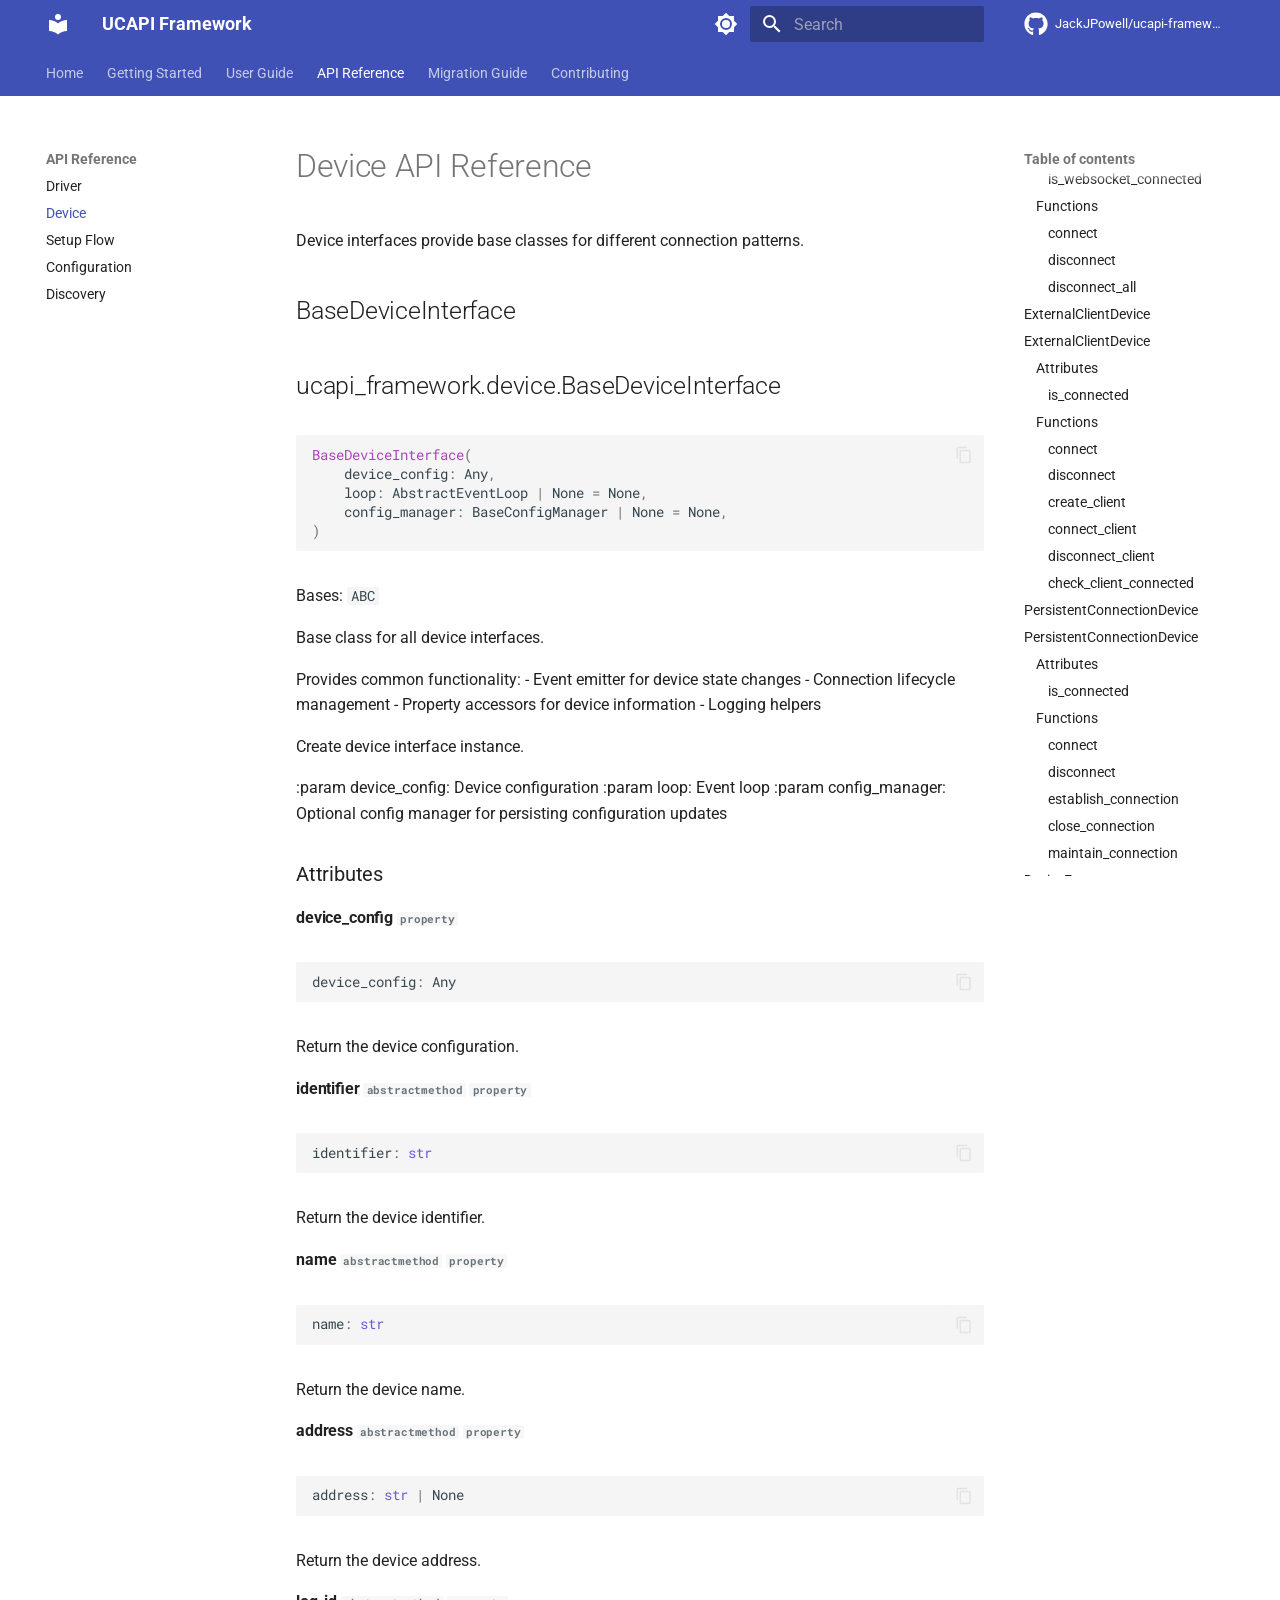
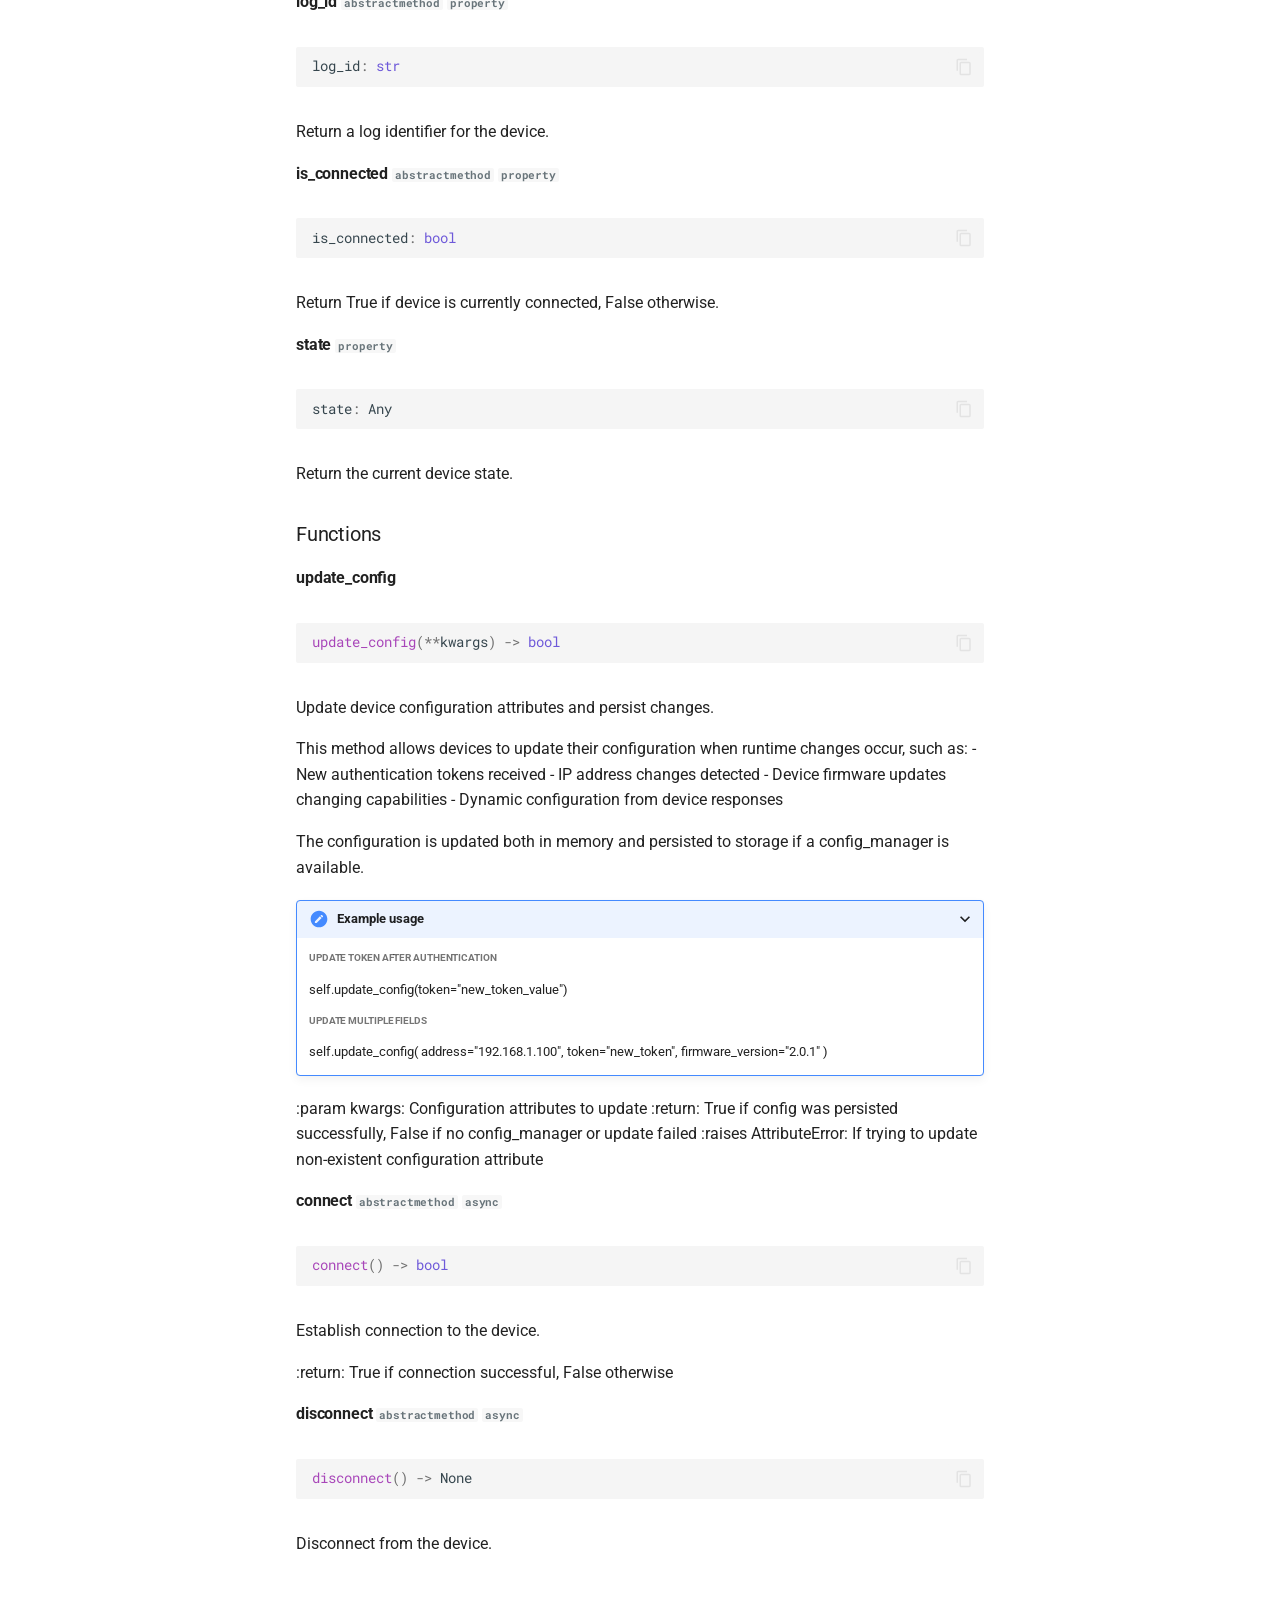
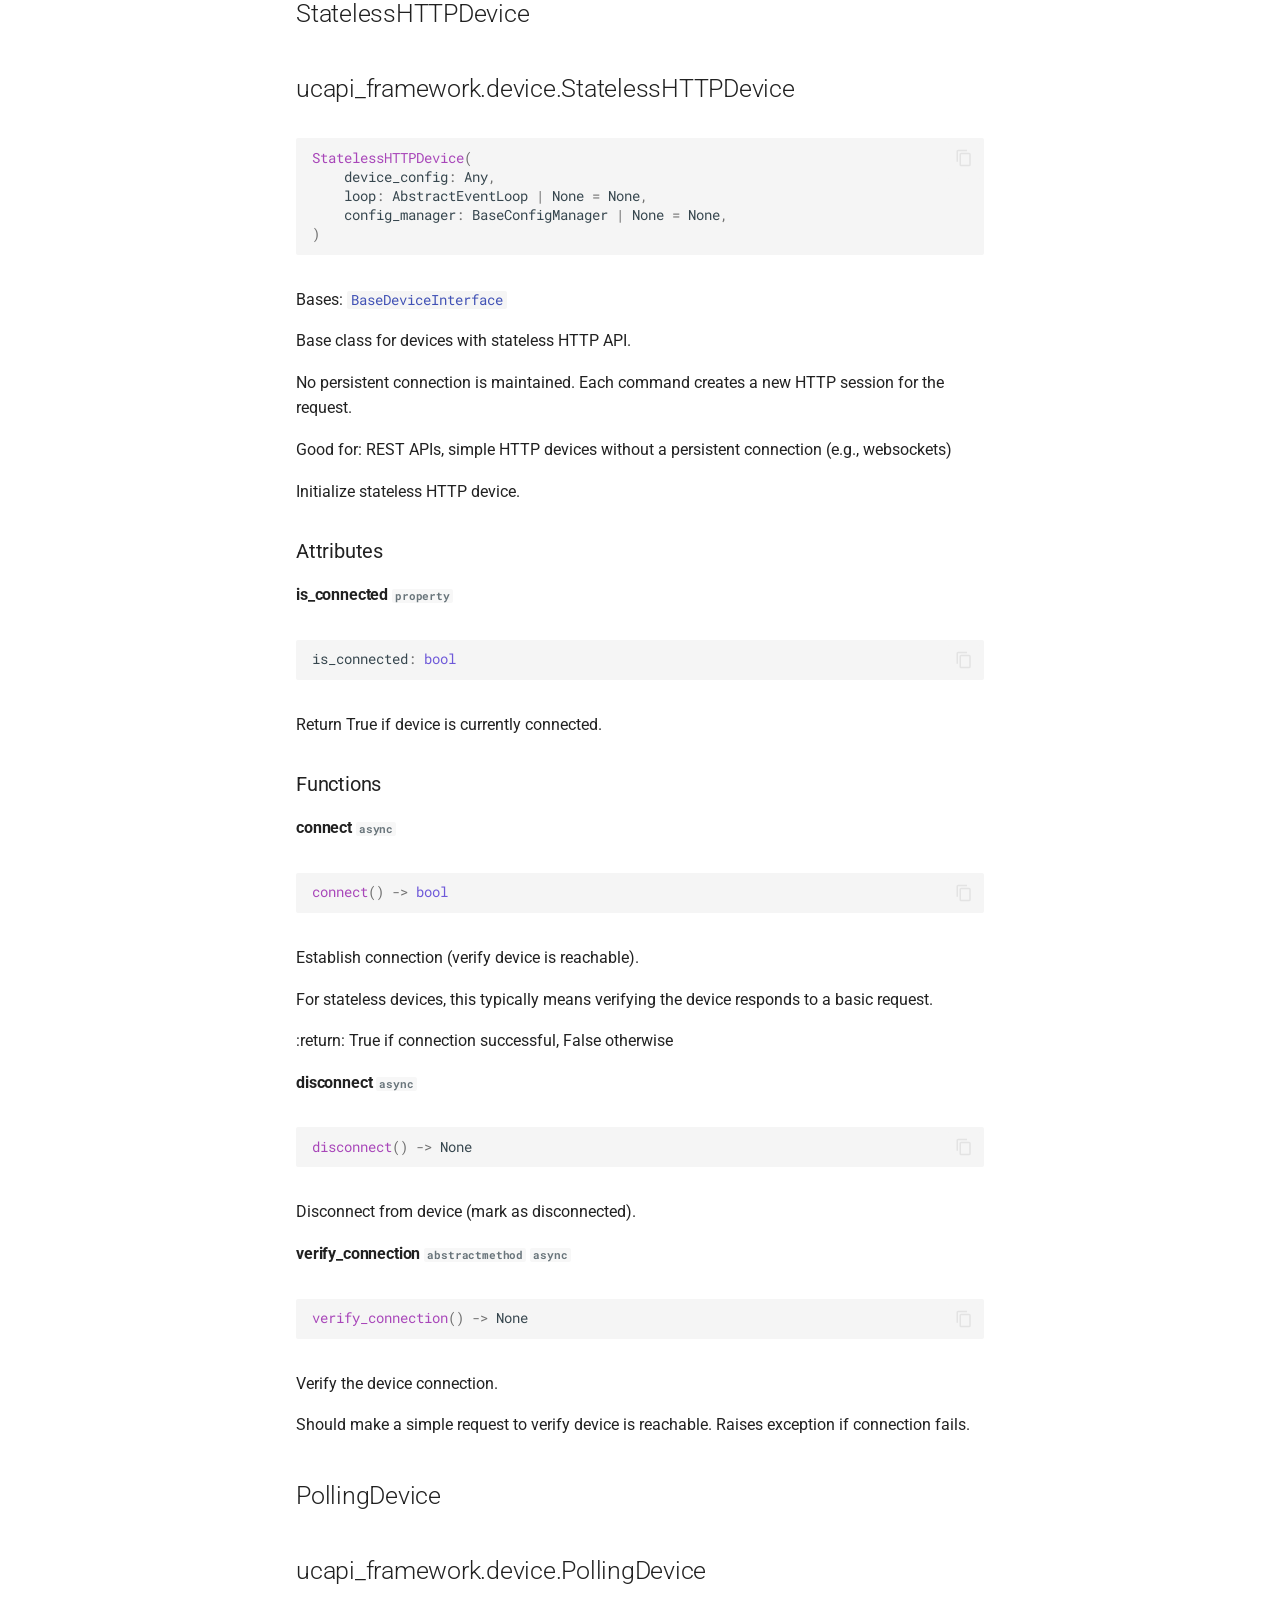
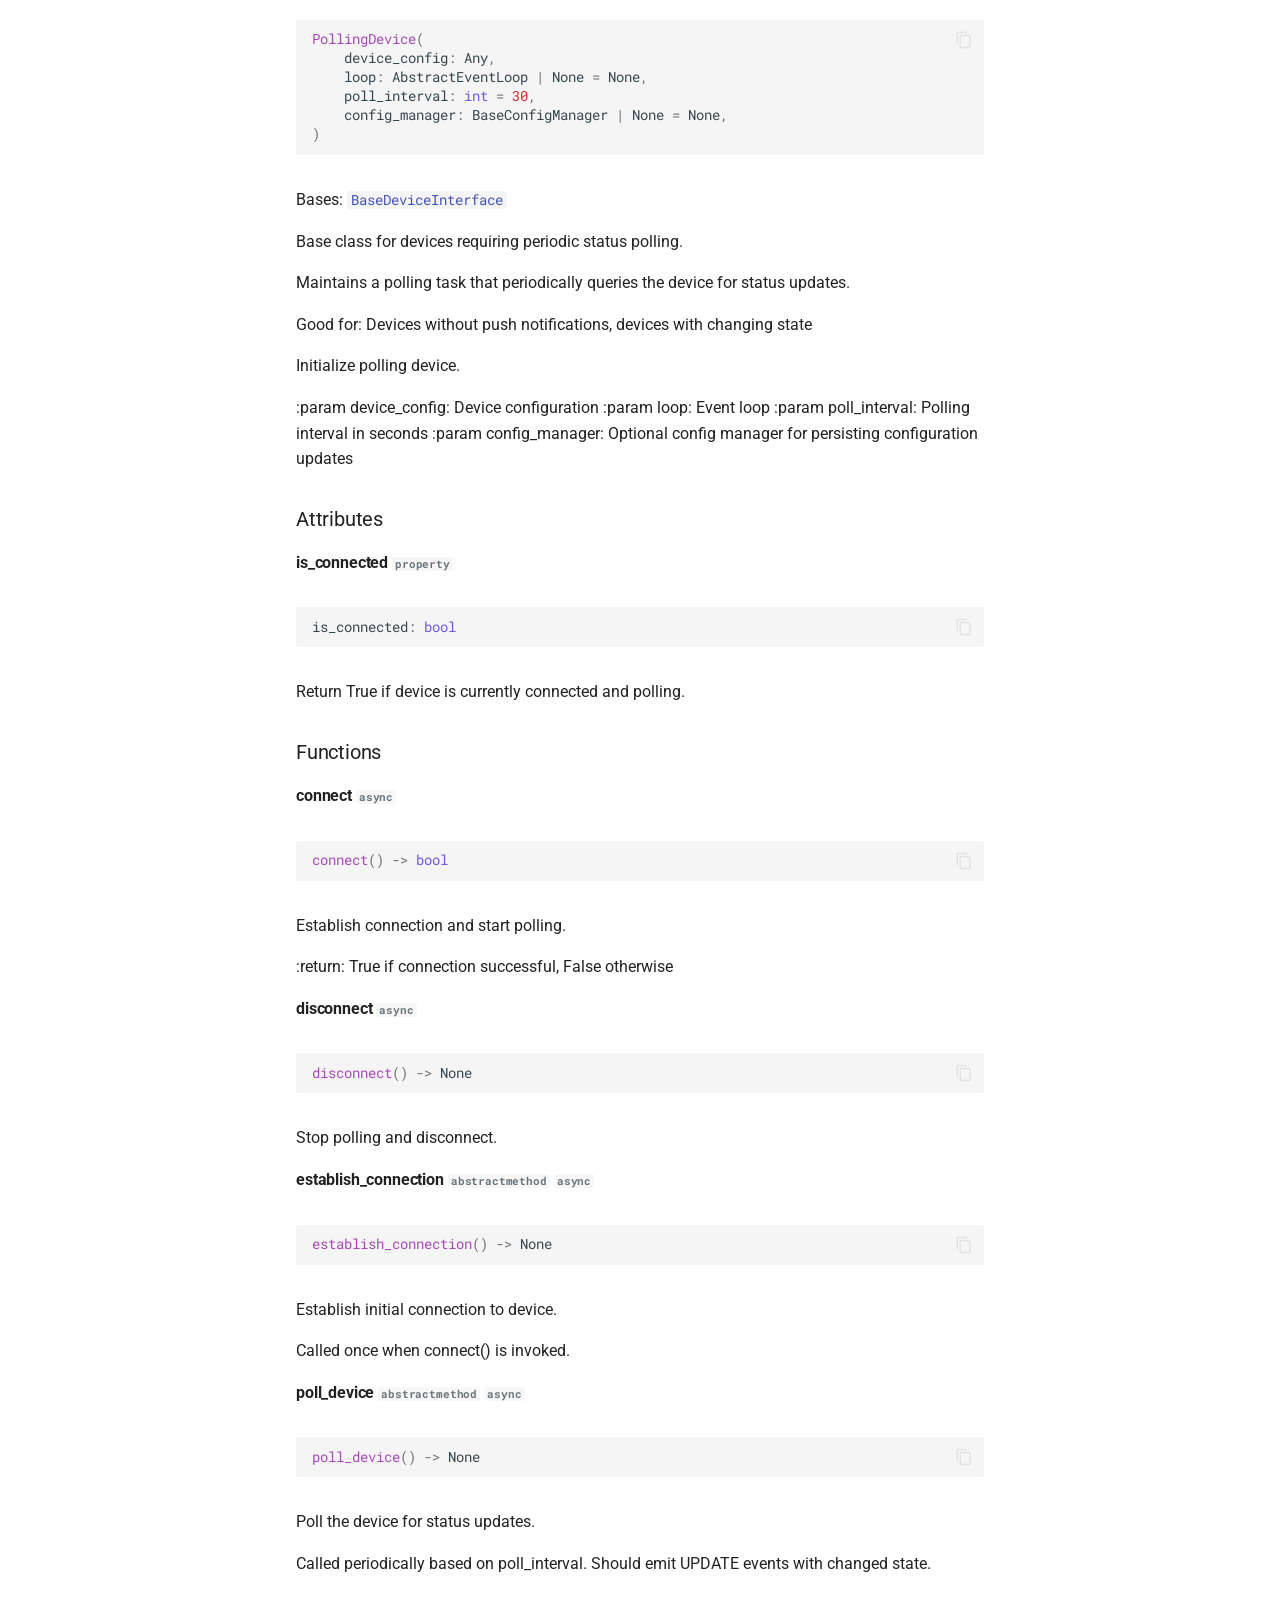
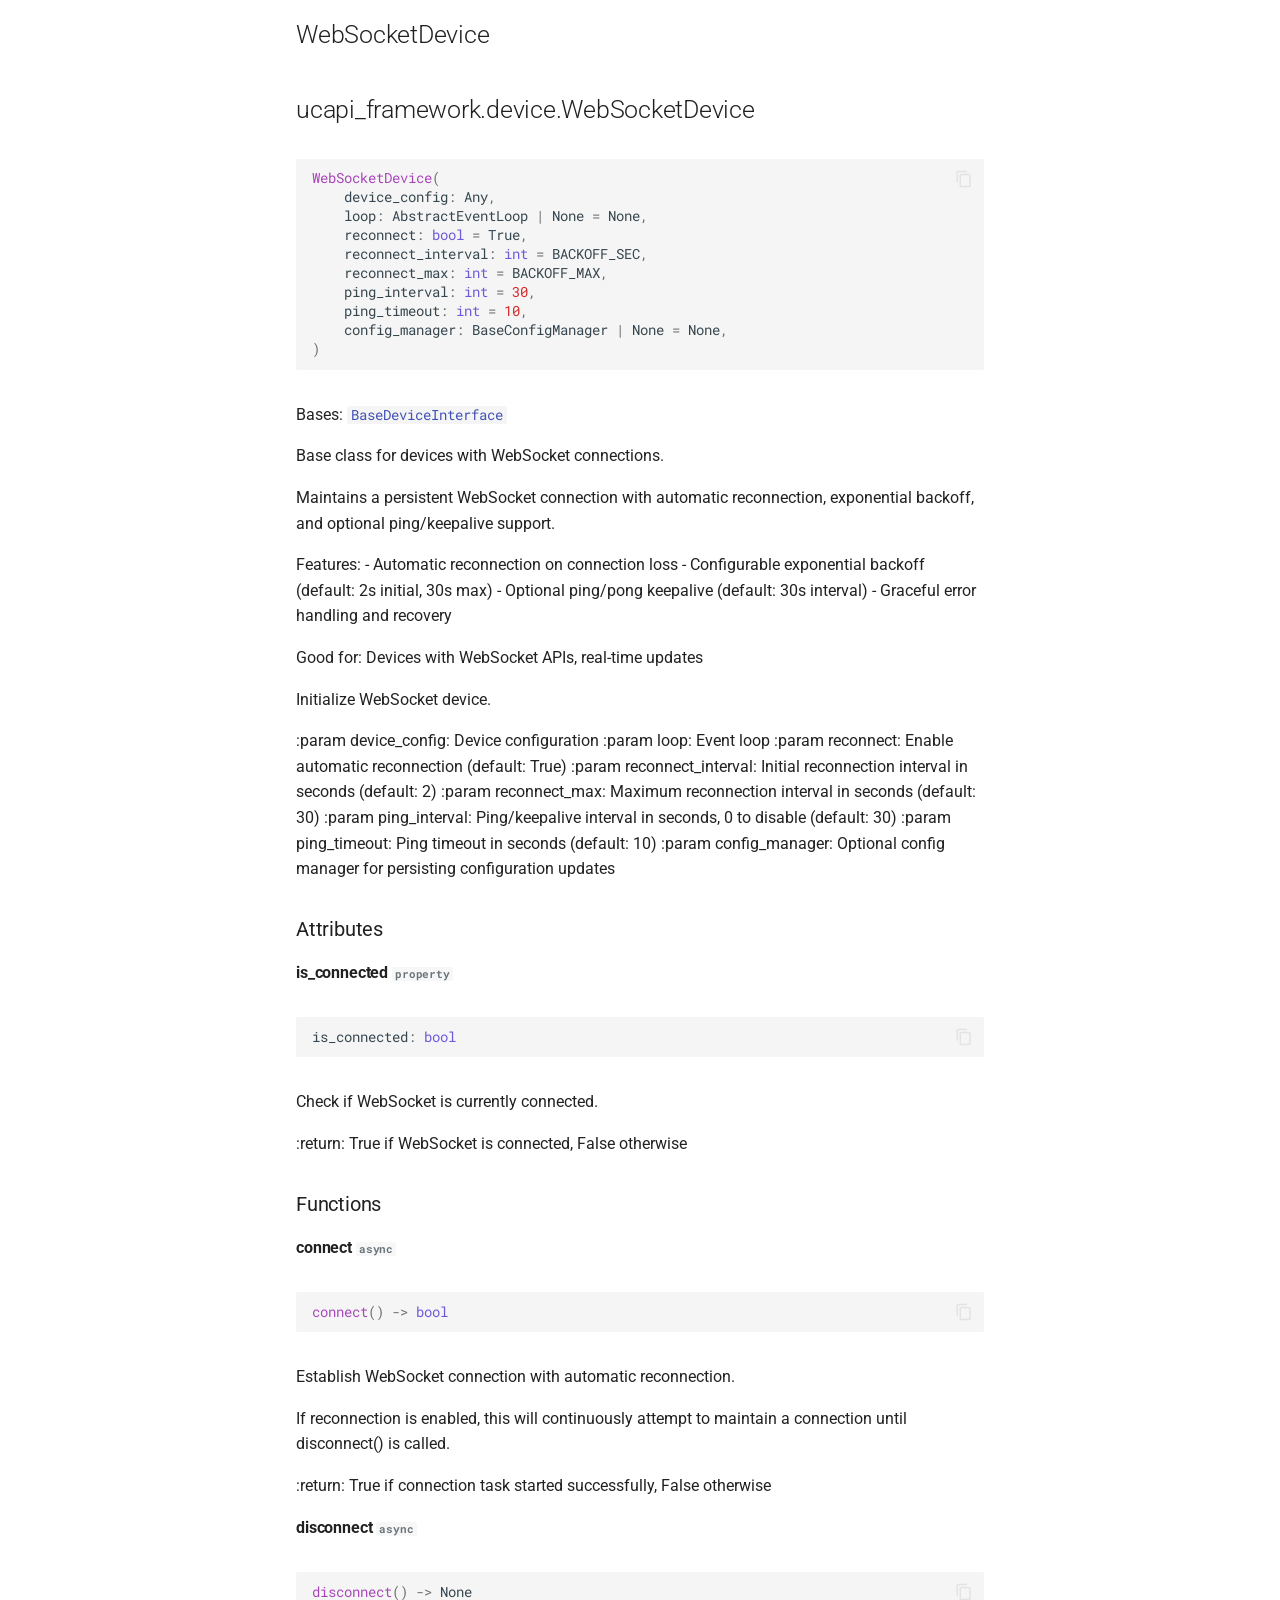
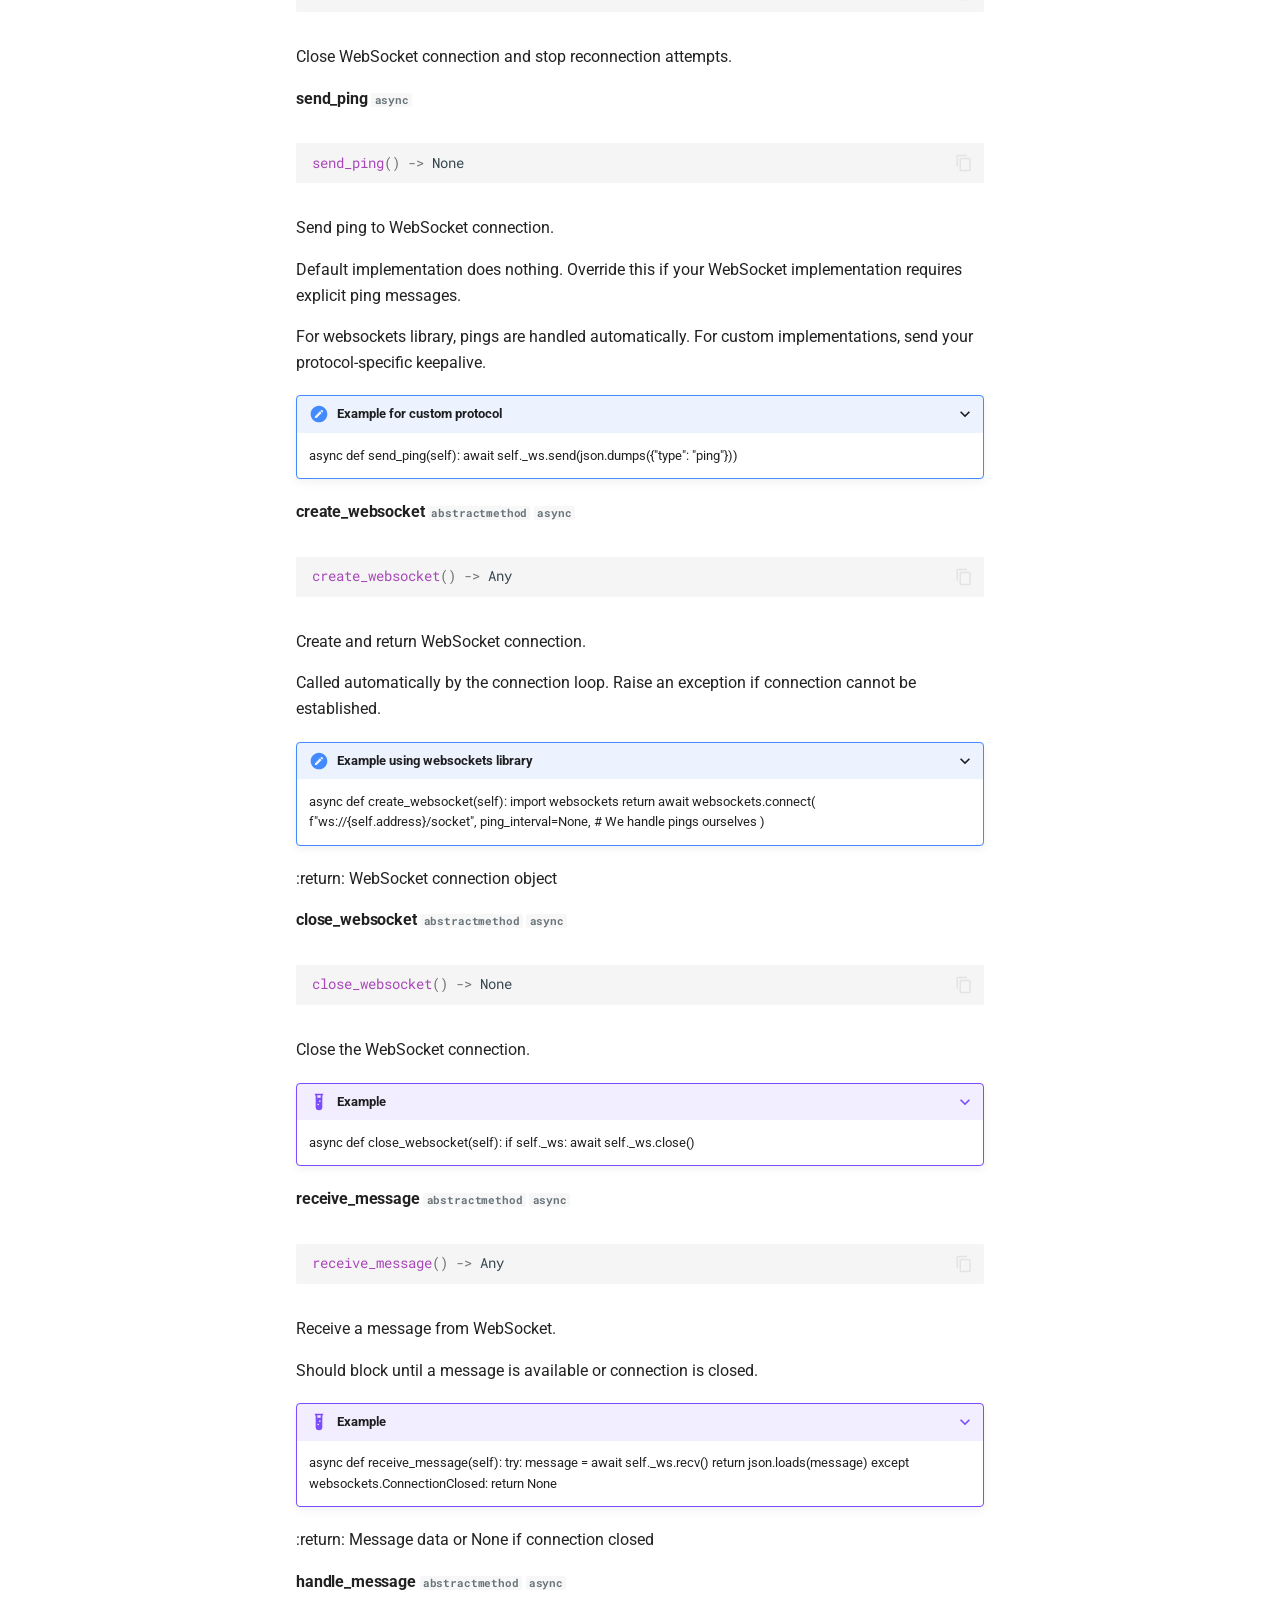
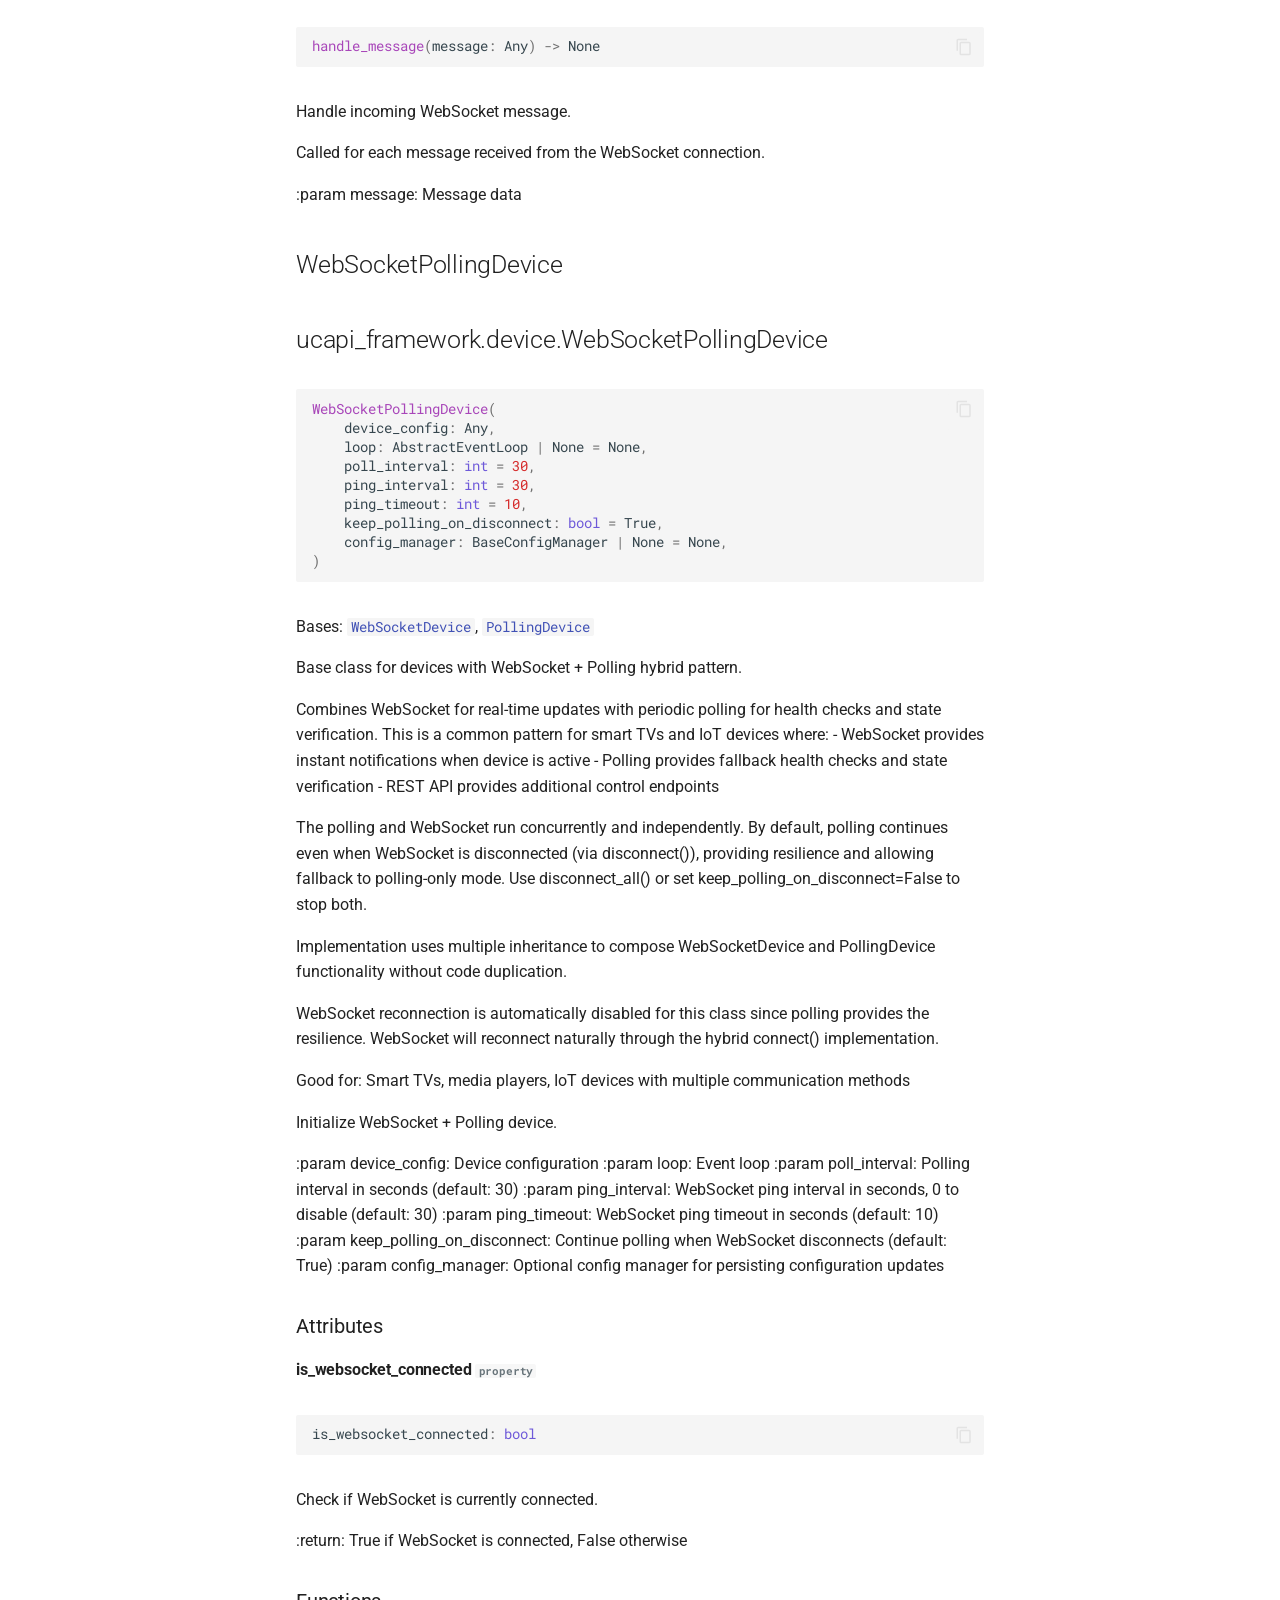
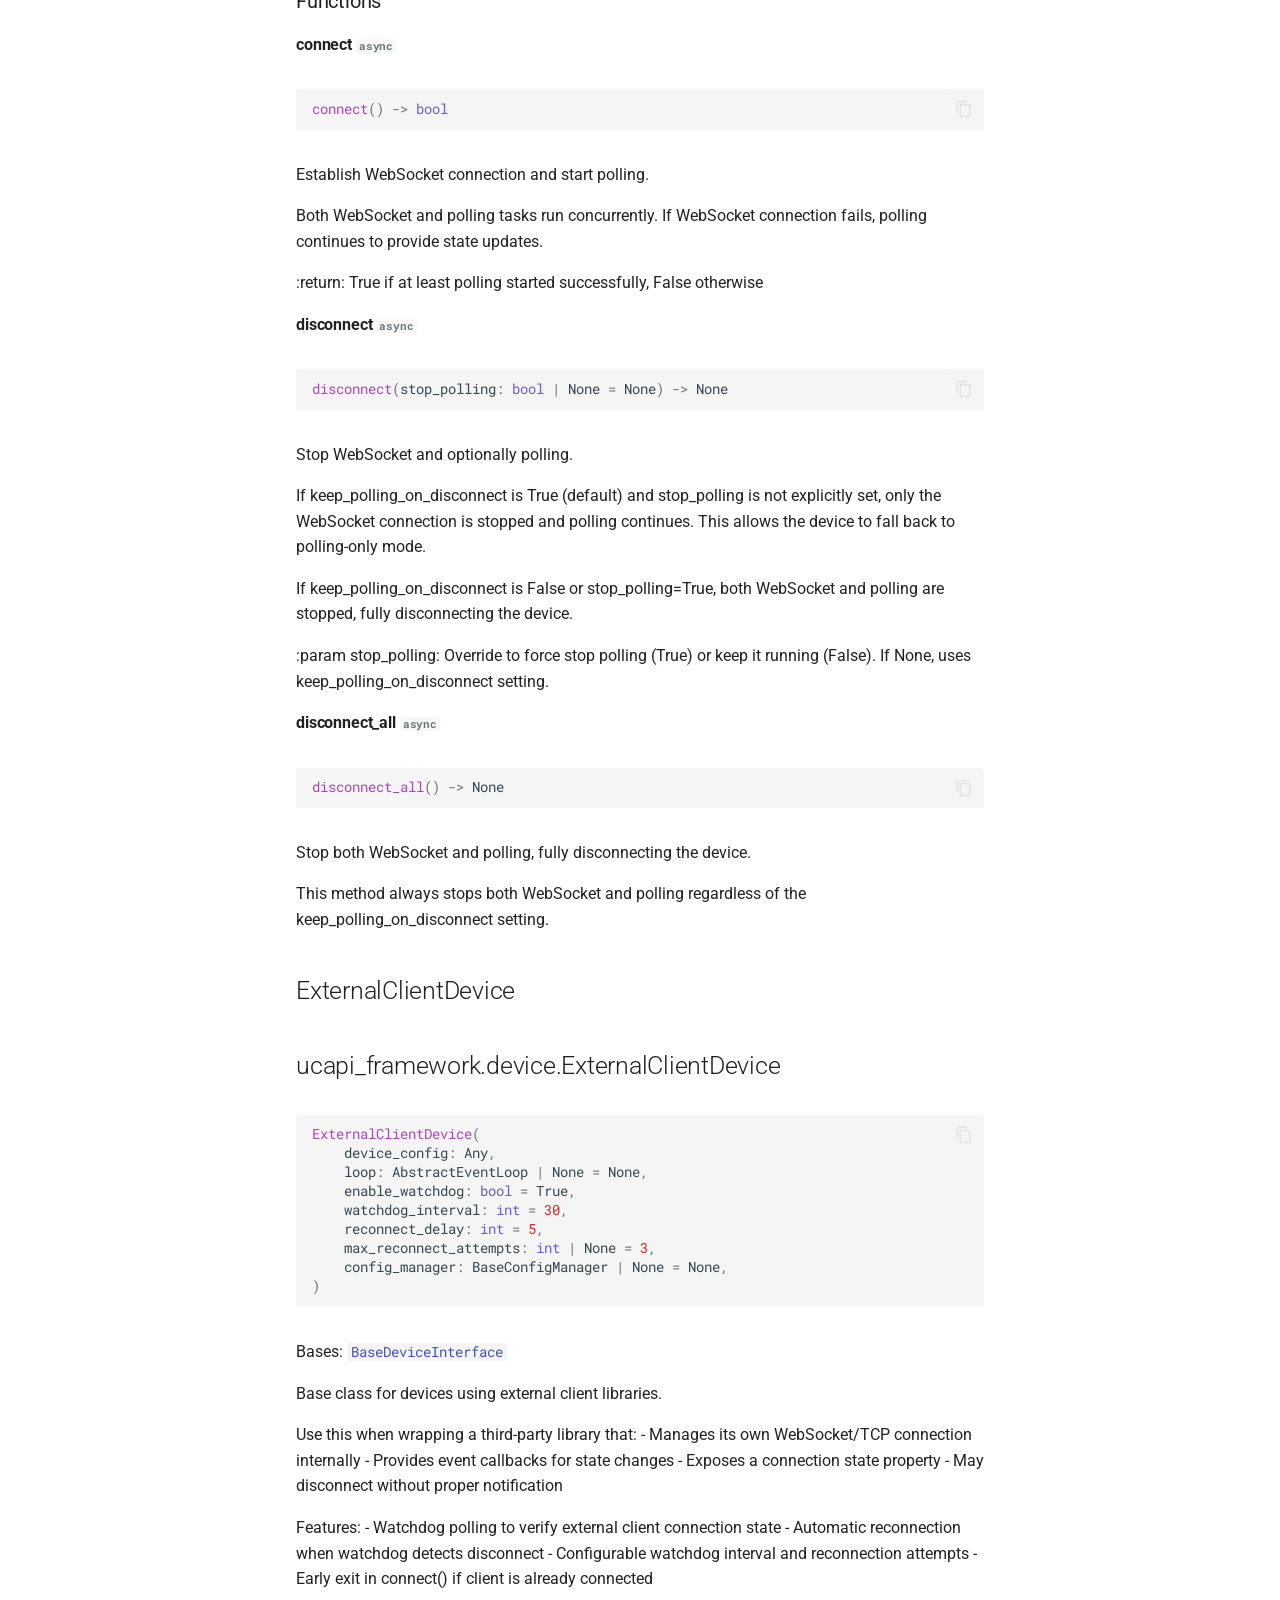
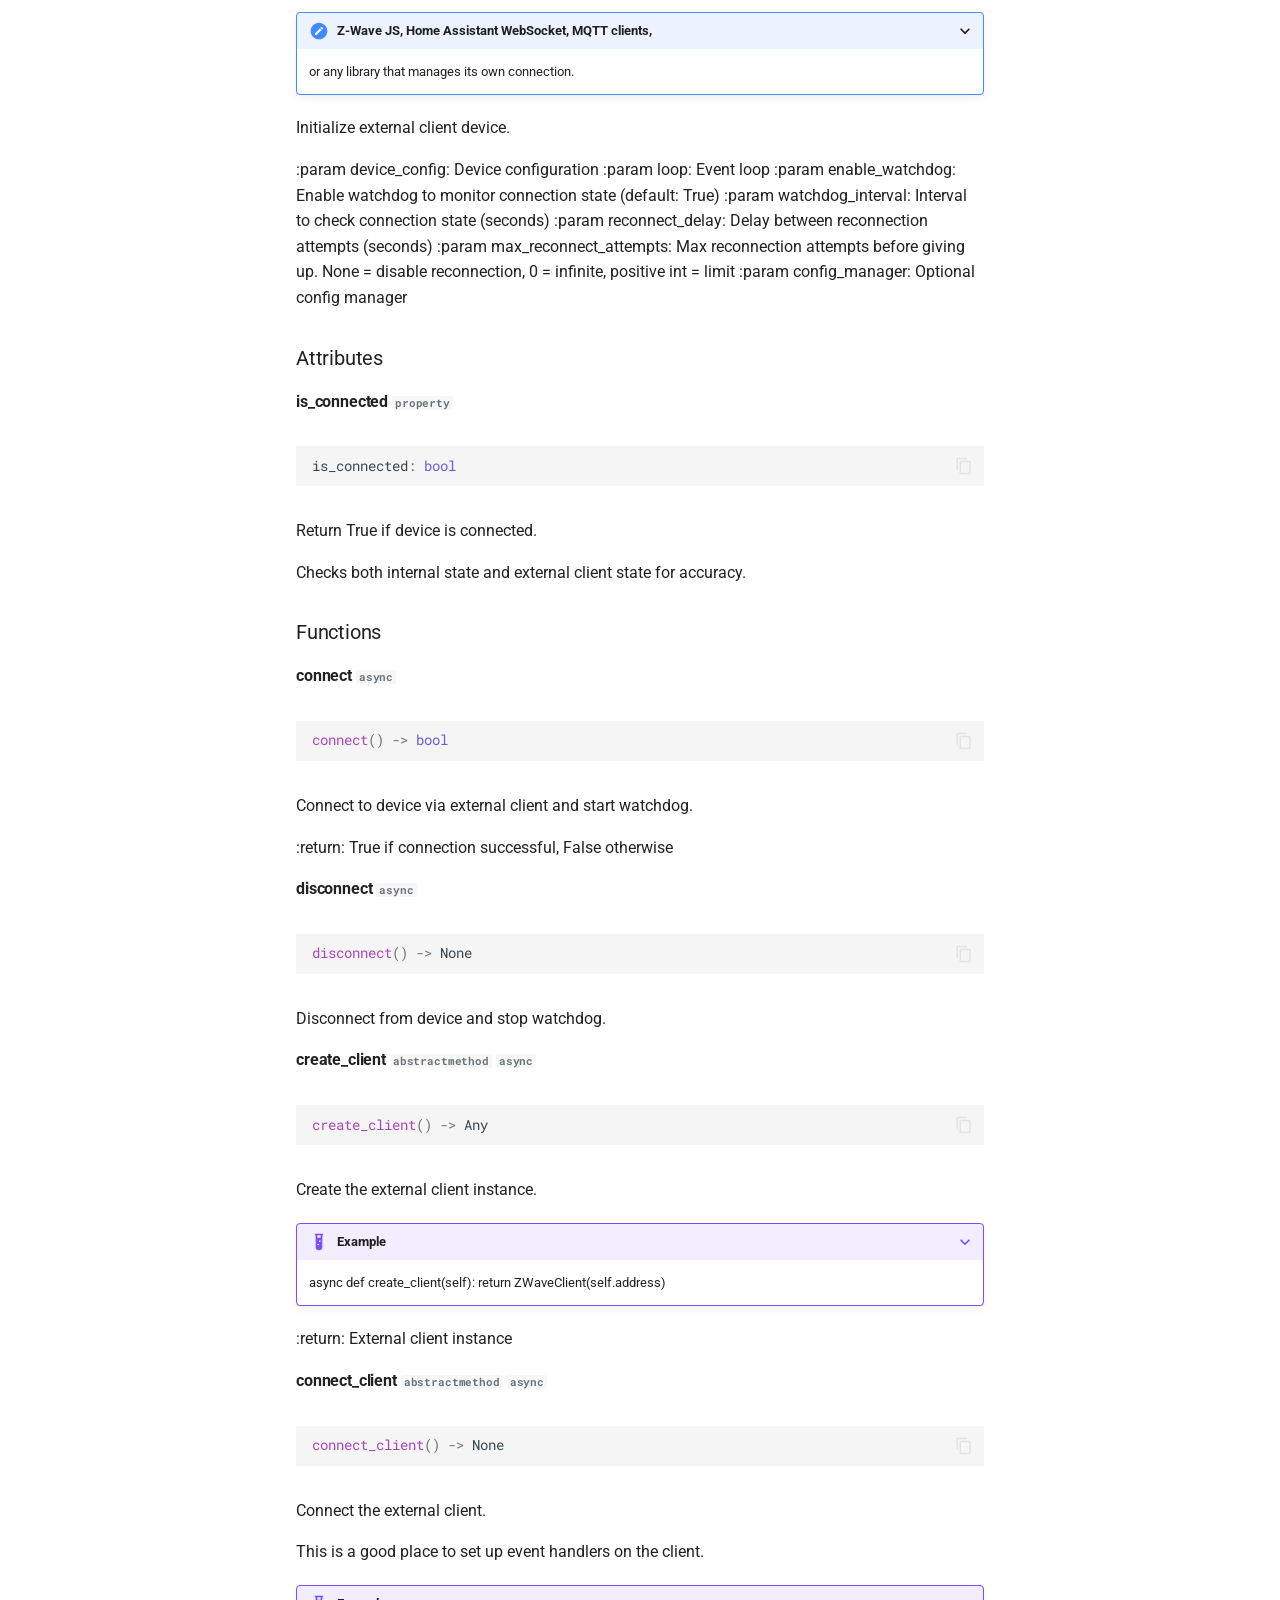
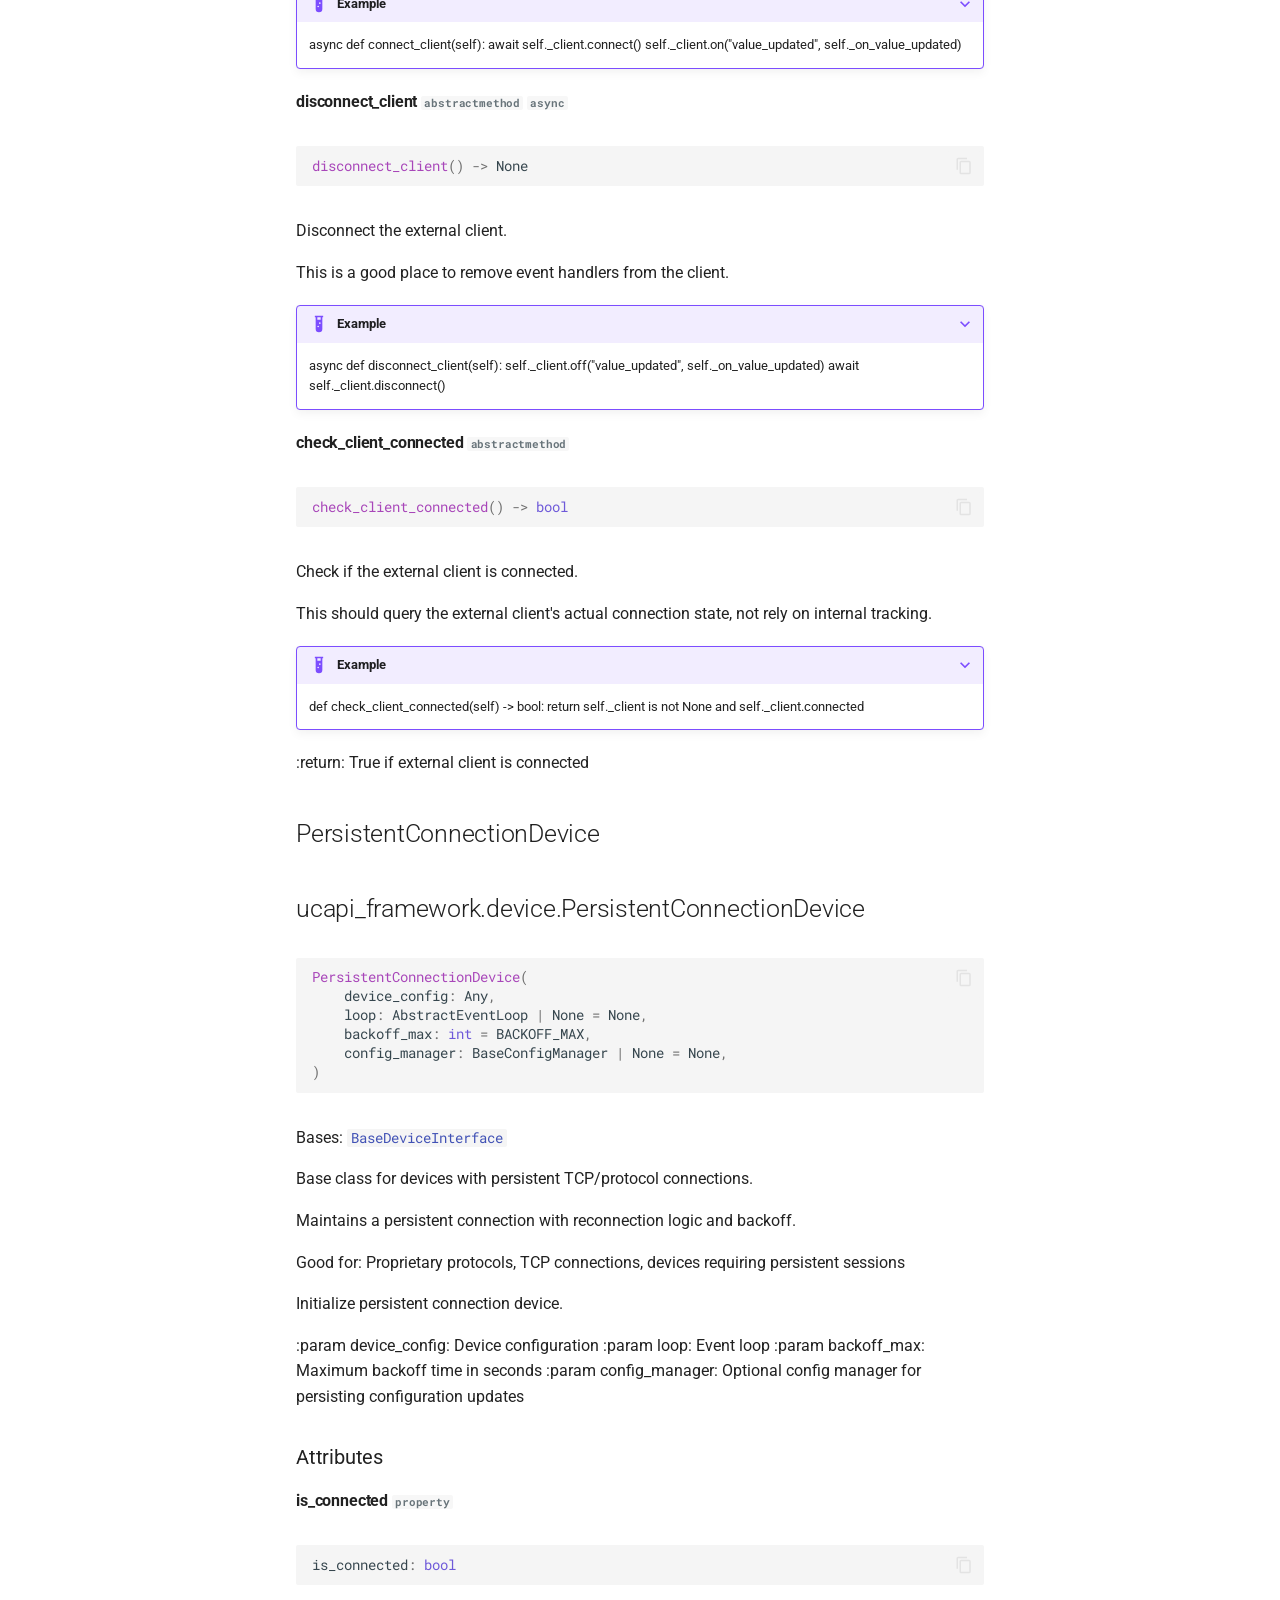
<file: api/device/index.html>
<!doctype html>
<html lang="en" class="no-js">
  <head>
    
      <meta charset="utf-8">
      <meta name="viewport" content="width=device-width,initial-scale=1">
      
        <meta name="description" content="A framework for building Unfolded Circle Remote integrations">
      
      
        <meta name="author" content="Jack Powell">
      
      
        <link rel="canonical" href="https://jackjpowell.github.io/ucapi-framework/api/device/">
      
      
        <link rel="prev" href="../driver/">
      
      
        <link rel="next" href="../setup/">
      
      
        
      
      
      <link rel="icon" href="../../assets/images/favicon.png">
      <meta name="generator" content="mkdocs-1.6.1, mkdocs-material-9.7.0">
    
    
      
        <title>Device - UCAPI Framework</title>
      
    
    
      <link rel="stylesheet" href="../../assets/stylesheets/main.618322db.min.css">
      
        
        <link rel="stylesheet" href="../../assets/stylesheets/palette.ab4e12ef.min.css">
      
      


    
    
      
    
    
      
        
        
        <link rel="preconnect" href="https://fonts.gstatic.com" crossorigin>
        <link rel="stylesheet" href="https://fonts.googleapis.com/css?family=Roboto:300,300i,400,400i,700,700i%7CRoboto+Mono:400,400i,700,700i&display=fallback">
        <style>:root{--md-text-font:"Roboto";--md-code-font:"Roboto Mono"}</style>
      
    
    
      <link rel="stylesheet" href="../../assets/_mkdocstrings.css">
    
      <link rel="stylesheet" href="../../stylesheets/extra.css">
    
    <script>__md_scope=new URL("../..",location),__md_hash=e=>[...e].reduce(((e,_)=>(e<<5)-e+_.charCodeAt(0)),0),__md_get=(e,_=localStorage,t=__md_scope)=>JSON.parse(_.getItem(t.pathname+"."+e)),__md_set=(e,_,t=localStorage,a=__md_scope)=>{try{t.setItem(a.pathname+"."+e,JSON.stringify(_))}catch(e){}}</script>
    
      

    
    
  </head>
  
  
    
    
      
    
    
    
    
    <body dir="ltr" data-md-color-scheme="default" data-md-color-primary="indigo" data-md-color-accent="indigo">
  
    
    <input class="md-toggle" data-md-toggle="drawer" type="checkbox" id="__drawer" autocomplete="off">
    <input class="md-toggle" data-md-toggle="search" type="checkbox" id="__search" autocomplete="off">
    <label class="md-overlay" for="__drawer"></label>
    <div data-md-component="skip">
      
        
        <a href="#device-api-reference" class="md-skip">
          Skip to content
        </a>
      
    </div>
    <div data-md-component="announce">
      
    </div>
    
    
      

<header class="md-header" data-md-component="header">
  <nav class="md-header__inner md-grid" aria-label="Header">
    <a href="../.." title="UCAPI Framework" class="md-header__button md-logo" aria-label="UCAPI Framework" data-md-component="logo">
      
  
  <svg xmlns="http://www.w3.org/2000/svg" viewBox="0 0 24 24"><path d="M12 8a3 3 0 0 0 3-3 3 3 0 0 0-3-3 3 3 0 0 0-3 3 3 3 0 0 0 3 3m0 3.54C9.64 9.35 6.5 8 3 8v11c3.5 0 6.64 1.35 9 3.54 2.36-2.19 5.5-3.54 9-3.54V8c-3.5 0-6.64 1.35-9 3.54"/></svg>

    </a>
    <label class="md-header__button md-icon" for="__drawer">
      
      <svg xmlns="http://www.w3.org/2000/svg" viewBox="0 0 24 24"><path d="M3 6h18v2H3zm0 5h18v2H3zm0 5h18v2H3z"/></svg>
    </label>
    <div class="md-header__title" data-md-component="header-title">
      <div class="md-header__ellipsis">
        <div class="md-header__topic">
          <span class="md-ellipsis">
            UCAPI Framework
          </span>
        </div>
        <div class="md-header__topic" data-md-component="header-topic">
          <span class="md-ellipsis">
            
              Device
            
          </span>
        </div>
      </div>
    </div>
    
      
        <form class="md-header__option" data-md-component="palette">
  
    
    
    
    <input class="md-option" data-md-color-media="(prefers-color-scheme: light)" data-md-color-scheme="default" data-md-color-primary="indigo" data-md-color-accent="indigo"  aria-label="Switch to dark mode"  type="radio" name="__palette" id="__palette_0">
    
      <label class="md-header__button md-icon" title="Switch to dark mode" for="__palette_1" hidden>
        <svg xmlns="http://www.w3.org/2000/svg" viewBox="0 0 24 24"><path d="M12 8a4 4 0 0 0-4 4 4 4 0 0 0 4 4 4 4 0 0 0 4-4 4 4 0 0 0-4-4m0 10a6 6 0 0 1-6-6 6 6 0 0 1 6-6 6 6 0 0 1 6 6 6 6 0 0 1-6 6m8-9.31V4h-4.69L12 .69 8.69 4H4v4.69L.69 12 4 15.31V20h4.69L12 23.31 15.31 20H20v-4.69L23.31 12z"/></svg>
      </label>
    
  
    
    
    
    <input class="md-option" data-md-color-media="(prefers-color-scheme: dark)" data-md-color-scheme="slate" data-md-color-primary="indigo" data-md-color-accent="indigo"  aria-label="Switch to light mode"  type="radio" name="__palette" id="__palette_1">
    
      <label class="md-header__button md-icon" title="Switch to light mode" for="__palette_0" hidden>
        <svg xmlns="http://www.w3.org/2000/svg" viewBox="0 0 24 24"><path d="M12 18c-.89 0-1.74-.2-2.5-.55C11.56 16.5 13 14.42 13 12s-1.44-4.5-3.5-5.45C10.26 6.2 11.11 6 12 6a6 6 0 0 1 6 6 6 6 0 0 1-6 6m8-9.31V4h-4.69L12 .69 8.69 4H4v4.69L.69 12 4 15.31V20h4.69L12 23.31 15.31 20H20v-4.69L23.31 12z"/></svg>
      </label>
    
  
</form>
      
    
    
      <script>var palette=__md_get("__palette");if(palette&&palette.color){if("(prefers-color-scheme)"===palette.color.media){var media=matchMedia("(prefers-color-scheme: light)"),input=document.querySelector(media.matches?"[data-md-color-media='(prefers-color-scheme: light)']":"[data-md-color-media='(prefers-color-scheme: dark)']");palette.color.media=input.getAttribute("data-md-color-media"),palette.color.scheme=input.getAttribute("data-md-color-scheme"),palette.color.primary=input.getAttribute("data-md-color-primary"),palette.color.accent=input.getAttribute("data-md-color-accent")}for(var[key,value]of Object.entries(palette.color))document.body.setAttribute("data-md-color-"+key,value)}</script>
    
    
    
      
      
        <label class="md-header__button md-icon" for="__search">
          
          <svg xmlns="http://www.w3.org/2000/svg" viewBox="0 0 24 24"><path d="M9.5 3A6.5 6.5 0 0 1 16 9.5c0 1.61-.59 3.09-1.56 4.23l.27.27h.79l5 5-1.5 1.5-5-5v-.79l-.27-.27A6.52 6.52 0 0 1 9.5 16 6.5 6.5 0 0 1 3 9.5 6.5 6.5 0 0 1 9.5 3m0 2C7 5 5 7 5 9.5S7 14 9.5 14 14 12 14 9.5 12 5 9.5 5"/></svg>
        </label>
        <div class="md-search" data-md-component="search" role="dialog">
  <label class="md-search__overlay" for="__search"></label>
  <div class="md-search__inner" role="search">
    <form class="md-search__form" name="search">
      <input type="text" class="md-search__input" name="query" aria-label="Search" placeholder="Search" autocapitalize="off" autocorrect="off" autocomplete="off" spellcheck="false" data-md-component="search-query" required>
      <label class="md-search__icon md-icon" for="__search">
        
        <svg xmlns="http://www.w3.org/2000/svg" viewBox="0 0 24 24"><path d="M9.5 3A6.5 6.5 0 0 1 16 9.5c0 1.61-.59 3.09-1.56 4.23l.27.27h.79l5 5-1.5 1.5-5-5v-.79l-.27-.27A6.52 6.52 0 0 1 9.5 16 6.5 6.5 0 0 1 3 9.5 6.5 6.5 0 0 1 9.5 3m0 2C7 5 5 7 5 9.5S7 14 9.5 14 14 12 14 9.5 12 5 9.5 5"/></svg>
        
        <svg xmlns="http://www.w3.org/2000/svg" viewBox="0 0 24 24"><path d="M20 11v2H8l5.5 5.5-1.42 1.42L4.16 12l7.92-7.92L13.5 5.5 8 11z"/></svg>
      </label>
      <nav class="md-search__options" aria-label="Search">
        
        <button type="reset" class="md-search__icon md-icon" title="Clear" aria-label="Clear" tabindex="-1">
          
          <svg xmlns="http://www.w3.org/2000/svg" viewBox="0 0 24 24"><path d="M19 6.41 17.59 5 12 10.59 6.41 5 5 6.41 10.59 12 5 17.59 6.41 19 12 13.41 17.59 19 19 17.59 13.41 12z"/></svg>
        </button>
      </nav>
      
        <div class="md-search__suggest" data-md-component="search-suggest"></div>
      
    </form>
    <div class="md-search__output">
      <div class="md-search__scrollwrap" tabindex="0" data-md-scrollfix>
        <div class="md-search-result" data-md-component="search-result">
          <div class="md-search-result__meta">
            Initializing search
          </div>
          <ol class="md-search-result__list" role="presentation"></ol>
        </div>
      </div>
    </div>
  </div>
</div>
      
    
    
      <div class="md-header__source">
        <a href="https://github.com/JackJPowell/ucapi-framework" title="Go to repository" class="md-source" data-md-component="source">
  <div class="md-source__icon md-icon">
    
    <svg xmlns="http://www.w3.org/2000/svg" viewBox="0 0 512 512"><!--! Font Awesome Free 7.1.0 by @fontawesome - https://fontawesome.com License - https://fontawesome.com/license/free (Icons: CC BY 4.0, Fonts: SIL OFL 1.1, Code: MIT License) Copyright 2025 Fonticons, Inc.--><path d="M173.9 397.4c0 2-2.3 3.6-5.2 3.6-3.3.3-5.6-1.3-5.6-3.6 0-2 2.3-3.6 5.2-3.6 3-.3 5.6 1.3 5.6 3.6m-31.1-4.5c-.7 2 1.3 4.3 4.3 4.9 2.6 1 5.6 0 6.2-2s-1.3-4.3-4.3-5.2c-2.6-.7-5.5.3-6.2 2.3m44.2-1.7c-2.9.7-4.9 2.6-4.6 4.9.3 2 2.9 3.3 5.9 2.6 2.9-.7 4.9-2.6 4.6-4.6-.3-1.9-3-3.2-5.9-2.9M252.8 8C114.1 8 8 113.3 8 252c0 110.9 69.8 205.8 169.5 239.2 12.8 2.3 17.3-5.6 17.3-12.1 0-6.2-.3-40.4-.3-61.4 0 0-70 15-84.7-29.8 0 0-11.4-29.1-27.8-36.6 0 0-22.9-15.7 1.6-15.4 0 0 24.9 2 38.6 25.8 21.9 38.6 58.6 27.5 72.9 20.9 2.3-16 8.8-27.1 16-33.7-55.9-6.2-112.3-14.3-112.3-110.5 0-27.5 7.6-41.3 23.6-58.9-2.6-6.5-11.1-33.3 2.6-67.9 20.9-6.5 69 27 69 27 20-5.6 41.5-8.5 62.8-8.5s42.8 2.9 62.8 8.5c0 0 48.1-33.6 69-27 13.7 34.7 5.2 61.4 2.6 67.9 16 17.7 25.8 31.5 25.8 58.9 0 96.5-58.9 104.2-114.8 110.5 9.2 7.9 17 22.9 17 46.4 0 33.7-.3 75.4-.3 83.6 0 6.5 4.6 14.4 17.3 12.1C436.2 457.8 504 362.9 504 252 504 113.3 391.5 8 252.8 8M105.2 352.9c-1.3 1-1 3.3.7 5.2 1.6 1.6 3.9 2.3 5.2 1 1.3-1 1-3.3-.7-5.2-1.6-1.6-3.9-2.3-5.2-1m-10.8-8.1c-.7 1.3.3 2.9 2.3 3.9 1.6 1 3.6.7 4.3-.7.7-1.3-.3-2.9-2.3-3.9-2-.6-3.6-.3-4.3.7m32.4 35.6c-1.6 1.3-1 4.3 1.3 6.2 2.3 2.3 5.2 2.6 6.5 1 1.3-1.3.7-4.3-1.3-6.2-2.2-2.3-5.2-2.6-6.5-1m-11.4-14.7c-1.6 1-1.6 3.6 0 5.9s4.3 3.3 5.6 2.3c1.6-1.3 1.6-3.9 0-6.2-1.4-2.3-4-3.3-5.6-2"/></svg>
  </div>
  <div class="md-source__repository">
    JackJPowell/ucapi-framework
  </div>
</a>
      </div>
    
  </nav>
  
</header>
    
    <div class="md-container" data-md-component="container">
      
      
        
          
            
<nav class="md-tabs" aria-label="Tabs" data-md-component="tabs">
  <div class="md-grid">
    <ul class="md-tabs__list">
      
        
  
  
  
  
    <li class="md-tabs__item">
      <a href="../.." class="md-tabs__link">
        
  
  
    
  
  Home

      </a>
    </li>
  

      
        
  
  
  
  
    <li class="md-tabs__item">
      <a href="../../getting-started/" class="md-tabs__link">
        
  
  
    
  
  Getting Started

      </a>
    </li>
  

      
        
  
  
  
  
    
    
      <li class="md-tabs__item">
        <a href="../../guide/setup-flow/" class="md-tabs__link">
          
  
  
  User Guide

        </a>
      </li>
    
  

      
        
  
  
  
    
  
  
    
    
      <li class="md-tabs__item md-tabs__item--active">
        <a href="../driver/" class="md-tabs__link">
          
  
  
  API Reference

        </a>
      </li>
    
  

      
        
  
  
  
  
    <li class="md-tabs__item">
      <a href="../../migration-guide/" class="md-tabs__link">
        
  
  
    
  
  Migration Guide

      </a>
    </li>
  

      
        
  
  
  
  
    <li class="md-tabs__item">
      <a href="../../contributing/" class="md-tabs__link">
        
  
  
    
  
  Contributing

      </a>
    </li>
  

      
    </ul>
  </div>
</nav>
          
        
      
      <main class="md-main" data-md-component="main">
        <div class="md-main__inner md-grid">
          
            
              
              <div class="md-sidebar md-sidebar--primary" data-md-component="sidebar" data-md-type="navigation" >
                <div class="md-sidebar__scrollwrap">
                  <div class="md-sidebar__inner">
                    


  


<nav class="md-nav md-nav--primary md-nav--lifted" aria-label="Navigation" data-md-level="0">
  <label class="md-nav__title" for="__drawer">
    <a href="../.." title="UCAPI Framework" class="md-nav__button md-logo" aria-label="UCAPI Framework" data-md-component="logo">
      
  
  <svg xmlns="http://www.w3.org/2000/svg" viewBox="0 0 24 24"><path d="M12 8a3 3 0 0 0 3-3 3 3 0 0 0-3-3 3 3 0 0 0-3 3 3 3 0 0 0 3 3m0 3.54C9.64 9.35 6.5 8 3 8v11c3.5 0 6.64 1.35 9 3.54 2.36-2.19 5.5-3.54 9-3.54V8c-3.5 0-6.64 1.35-9 3.54"/></svg>

    </a>
    UCAPI Framework
  </label>
  
    <div class="md-nav__source">
      <a href="https://github.com/JackJPowell/ucapi-framework" title="Go to repository" class="md-source" data-md-component="source">
  <div class="md-source__icon md-icon">
    
    <svg xmlns="http://www.w3.org/2000/svg" viewBox="0 0 512 512"><!--! Font Awesome Free 7.1.0 by @fontawesome - https://fontawesome.com License - https://fontawesome.com/license/free (Icons: CC BY 4.0, Fonts: SIL OFL 1.1, Code: MIT License) Copyright 2025 Fonticons, Inc.--><path d="M173.9 397.4c0 2-2.3 3.6-5.2 3.6-3.3.3-5.6-1.3-5.6-3.6 0-2 2.3-3.6 5.2-3.6 3-.3 5.6 1.3 5.6 3.6m-31.1-4.5c-.7 2 1.3 4.3 4.3 4.9 2.6 1 5.6 0 6.2-2s-1.3-4.3-4.3-5.2c-2.6-.7-5.5.3-6.2 2.3m44.2-1.7c-2.9.7-4.9 2.6-4.6 4.9.3 2 2.9 3.3 5.9 2.6 2.9-.7 4.9-2.6 4.6-4.6-.3-1.9-3-3.2-5.9-2.9M252.8 8C114.1 8 8 113.3 8 252c0 110.9 69.8 205.8 169.5 239.2 12.8 2.3 17.3-5.6 17.3-12.1 0-6.2-.3-40.4-.3-61.4 0 0-70 15-84.7-29.8 0 0-11.4-29.1-27.8-36.6 0 0-22.9-15.7 1.6-15.4 0 0 24.9 2 38.6 25.8 21.9 38.6 58.6 27.5 72.9 20.9 2.3-16 8.8-27.1 16-33.7-55.9-6.2-112.3-14.3-112.3-110.5 0-27.5 7.6-41.3 23.6-58.9-2.6-6.5-11.1-33.3 2.6-67.9 20.9-6.5 69 27 69 27 20-5.6 41.5-8.5 62.8-8.5s42.8 2.9 62.8 8.5c0 0 48.1-33.6 69-27 13.7 34.7 5.2 61.4 2.6 67.9 16 17.7 25.8 31.5 25.8 58.9 0 96.5-58.9 104.2-114.8 110.5 9.2 7.9 17 22.9 17 46.4 0 33.7-.3 75.4-.3 83.6 0 6.5 4.6 14.4 17.3 12.1C436.2 457.8 504 362.9 504 252 504 113.3 391.5 8 252.8 8M105.2 352.9c-1.3 1-1 3.3.7 5.2 1.6 1.6 3.9 2.3 5.2 1 1.3-1 1-3.3-.7-5.2-1.6-1.6-3.9-2.3-5.2-1m-10.8-8.1c-.7 1.3.3 2.9 2.3 3.9 1.6 1 3.6.7 4.3-.7.7-1.3-.3-2.9-2.3-3.9-2-.6-3.6-.3-4.3.7m32.4 35.6c-1.6 1.3-1 4.3 1.3 6.2 2.3 2.3 5.2 2.6 6.5 1 1.3-1.3.7-4.3-1.3-6.2-2.2-2.3-5.2-2.6-6.5-1m-11.4-14.7c-1.6 1-1.6 3.6 0 5.9s4.3 3.3 5.6 2.3c1.6-1.3 1.6-3.9 0-6.2-1.4-2.3-4-3.3-5.6-2"/></svg>
  </div>
  <div class="md-source__repository">
    JackJPowell/ucapi-framework
  </div>
</a>
    </div>
  
  <ul class="md-nav__list" data-md-scrollfix>
    
      
      
  
  
  
  
    <li class="md-nav__item">
      <a href="../.." class="md-nav__link">
        
  
  
  <span class="md-ellipsis">
    
  
    Home
  

    
  </span>
  
  

      </a>
    </li>
  

    
      
      
  
  
  
  
    <li class="md-nav__item">
      <a href="../../getting-started/" class="md-nav__link">
        
  
  
  <span class="md-ellipsis">
    
  
    Getting Started
  

    
  </span>
  
  

      </a>
    </li>
  

    
      
      
  
  
  
  
    
    
    
    
      
      
        
      
    
    
    <li class="md-nav__item md-nav__item--nested">
      
        
        
        <input class="md-nav__toggle md-toggle " type="checkbox" id="__nav_3" >
        
          
          <label class="md-nav__link" for="__nav_3" id="__nav_3_label" tabindex="0">
            
  
  
  <span class="md-ellipsis">
    
  
    User Guide
  

    
  </span>
  
  

            <span class="md-nav__icon md-icon"></span>
          </label>
        
        <nav class="md-nav" data-md-level="1" aria-labelledby="__nav_3_label" aria-expanded="false">
          <label class="md-nav__title" for="__nav_3">
            <span class="md-nav__icon md-icon"></span>
            
  
    User Guide
  

          </label>
          <ul class="md-nav__list" data-md-scrollfix>
            
              
                
  
  
  
  
    <li class="md-nav__item">
      <a href="../../guide/setup-flow/" class="md-nav__link">
        
  
  
  <span class="md-ellipsis">
    
  
    Setup Flow
  

    
  </span>
  
  

      </a>
    </li>
  

              
            
              
                
  
  
  
  
    <li class="md-nav__item">
      <a href="../../guide/device-patterns/" class="md-nav__link">
        
  
  
  <span class="md-ellipsis">
    
  
    Device Patterns
  

    
  </span>
  
  

      </a>
    </li>
  

              
            
              
                
  
  
  
  
    <li class="md-nav__item">
      <a href="../../guide/configuration/" class="md-nav__link">
        
  
  
  <span class="md-ellipsis">
    
  
    Configuration Management
  

    
  </span>
  
  

      </a>
    </li>
  

              
            
              
                
  
  
  
  
    <li class="md-nav__item">
      <a href="../../guide/discovery/" class="md-nav__link">
        
  
  
  <span class="md-ellipsis">
    
  
    Discovery
  

    
  </span>
  
  

      </a>
    </li>
  

              
            
              
                
  
  
  
  
    <li class="md-nav__item">
      <a href="../../guide/driver/" class="md-nav__link">
        
  
  
  <span class="md-ellipsis">
    
  
    Driver Integration
  

    
  </span>
  
  

      </a>
    </li>
  

              
            
          </ul>
        </nav>
      
    </li>
  

    
      
      
  
  
    
  
  
  
    
    
    
    
      
        
        
      
      
        
      
    
    
    <li class="md-nav__item md-nav__item--active md-nav__item--section md-nav__item--nested">
      
        
        
        <input class="md-nav__toggle md-toggle " type="checkbox" id="__nav_4" checked>
        
          
          <label class="md-nav__link" for="__nav_4" id="__nav_4_label" tabindex="">
            
  
  
  <span class="md-ellipsis">
    
  
    API Reference
  

    
  </span>
  
  

            <span class="md-nav__icon md-icon"></span>
          </label>
        
        <nav class="md-nav" data-md-level="1" aria-labelledby="__nav_4_label" aria-expanded="true">
          <label class="md-nav__title" for="__nav_4">
            <span class="md-nav__icon md-icon"></span>
            
  
    API Reference
  

          </label>
          <ul class="md-nav__list" data-md-scrollfix>
            
              
                
  
  
  
  
    <li class="md-nav__item">
      <a href="../driver/" class="md-nav__link">
        
  
  
  <span class="md-ellipsis">
    
  
    Driver
  

    
  </span>
  
  

      </a>
    </li>
  

              
            
              
                
  
  
    
  
  
  
    <li class="md-nav__item md-nav__item--active">
      
      <input class="md-nav__toggle md-toggle" type="checkbox" id="__toc">
      
      
        
      
      
        <label class="md-nav__link md-nav__link--active" for="__toc">
          
  
  
  <span class="md-ellipsis">
    
  
    Device
  

    
  </span>
  
  

          <span class="md-nav__icon md-icon"></span>
        </label>
      
      <a href="./" class="md-nav__link md-nav__link--active">
        
  
  
  <span class="md-ellipsis">
    
  
    Device
  

    
  </span>
  
  

      </a>
      
        

<nav class="md-nav md-nav--secondary" aria-label="Table of contents">
  
  
  
    
  
  
    <label class="md-nav__title" for="__toc">
      <span class="md-nav__icon md-icon"></span>
      Table of contents
    </label>
    <ul class="md-nav__list" data-md-component="toc" data-md-scrollfix>
      
        <li class="md-nav__item">
  <a href="#basedeviceinterface" class="md-nav__link">
    <span class="md-ellipsis">
      
        BaseDeviceInterface
      
    </span>
  </a>
  
</li>
      
        <li class="md-nav__item">
  <a href="#ucapi_framework.device.BaseDeviceInterface" class="md-nav__link">
    <span class="md-ellipsis">
      
        BaseDeviceInterface
      
    </span>
  </a>
  
    <nav class="md-nav" aria-label="BaseDeviceInterface">
      <ul class="md-nav__list">
        
          <li class="md-nav__item">
  <a href="#ucapi_framework.device.BaseDeviceInterface-attributes" class="md-nav__link">
    <span class="md-ellipsis">
      
        Attributes
      
    </span>
  </a>
  
    <nav class="md-nav" aria-label="Attributes">
      <ul class="md-nav__list">
        
          <li class="md-nav__item">
  <a href="#ucapi_framework.device.BaseDeviceInterface.device_config" class="md-nav__link">
    <span class="md-ellipsis">
      
        device_config
      
    </span>
  </a>
  
</li>
        
          <li class="md-nav__item">
  <a href="#ucapi_framework.device.BaseDeviceInterface.identifier" class="md-nav__link">
    <span class="md-ellipsis">
      
        identifier
      
    </span>
  </a>
  
</li>
        
          <li class="md-nav__item">
  <a href="#ucapi_framework.device.BaseDeviceInterface.name" class="md-nav__link">
    <span class="md-ellipsis">
      
        name
      
    </span>
  </a>
  
</li>
        
          <li class="md-nav__item">
  <a href="#ucapi_framework.device.BaseDeviceInterface.address" class="md-nav__link">
    <span class="md-ellipsis">
      
        address
      
    </span>
  </a>
  
</li>
        
          <li class="md-nav__item">
  <a href="#ucapi_framework.device.BaseDeviceInterface.log_id" class="md-nav__link">
    <span class="md-ellipsis">
      
        log_id
      
    </span>
  </a>
  
</li>
        
          <li class="md-nav__item">
  <a href="#ucapi_framework.device.BaseDeviceInterface.is_connected" class="md-nav__link">
    <span class="md-ellipsis">
      
        is_connected
      
    </span>
  </a>
  
</li>
        
          <li class="md-nav__item">
  <a href="#ucapi_framework.device.BaseDeviceInterface.state" class="md-nav__link">
    <span class="md-ellipsis">
      
        state
      
    </span>
  </a>
  
</li>
        
      </ul>
    </nav>
  
</li>
        
          <li class="md-nav__item">
  <a href="#ucapi_framework.device.BaseDeviceInterface-functions" class="md-nav__link">
    <span class="md-ellipsis">
      
        Functions
      
    </span>
  </a>
  
    <nav class="md-nav" aria-label="Functions">
      <ul class="md-nav__list">
        
          <li class="md-nav__item">
  <a href="#ucapi_framework.device.BaseDeviceInterface.update_config" class="md-nav__link">
    <span class="md-ellipsis">
      
        update_config
      
    </span>
  </a>
  
    <nav class="md-nav" aria-label="update_config">
      <ul class="md-nav__list">
        
          <li class="md-nav__item">
  <a href="#ucapi_framework.device.BaseDeviceInterface.update_config--update-token-after-authentication" class="md-nav__link">
    <span class="md-ellipsis">
      
        Update token after authentication
      
    </span>
  </a>
  
</li>
        
          <li class="md-nav__item">
  <a href="#ucapi_framework.device.BaseDeviceInterface.update_config--update-multiple-fields" class="md-nav__link">
    <span class="md-ellipsis">
      
        Update multiple fields
      
    </span>
  </a>
  
</li>
        
      </ul>
    </nav>
  
</li>
        
          <li class="md-nav__item">
  <a href="#ucapi_framework.device.BaseDeviceInterface.connect" class="md-nav__link">
    <span class="md-ellipsis">
      
        connect
      
    </span>
  </a>
  
</li>
        
          <li class="md-nav__item">
  <a href="#ucapi_framework.device.BaseDeviceInterface.disconnect" class="md-nav__link">
    <span class="md-ellipsis">
      
        disconnect
      
    </span>
  </a>
  
</li>
        
      </ul>
    </nav>
  
</li>
        
      </ul>
    </nav>
  
</li>
      
        <li class="md-nav__item">
  <a href="#statelesshttpdevice" class="md-nav__link">
    <span class="md-ellipsis">
      
        StatelessHTTPDevice
      
    </span>
  </a>
  
</li>
      
        <li class="md-nav__item">
  <a href="#ucapi_framework.device.StatelessHTTPDevice" class="md-nav__link">
    <span class="md-ellipsis">
      
        StatelessHTTPDevice
      
    </span>
  </a>
  
    <nav class="md-nav" aria-label="StatelessHTTPDevice">
      <ul class="md-nav__list">
        
          <li class="md-nav__item">
  <a href="#ucapi_framework.device.StatelessHTTPDevice-attributes" class="md-nav__link">
    <span class="md-ellipsis">
      
        Attributes
      
    </span>
  </a>
  
    <nav class="md-nav" aria-label="Attributes">
      <ul class="md-nav__list">
        
          <li class="md-nav__item">
  <a href="#ucapi_framework.device.StatelessHTTPDevice.is_connected" class="md-nav__link">
    <span class="md-ellipsis">
      
        is_connected
      
    </span>
  </a>
  
</li>
        
      </ul>
    </nav>
  
</li>
        
          <li class="md-nav__item">
  <a href="#ucapi_framework.device.StatelessHTTPDevice-functions" class="md-nav__link">
    <span class="md-ellipsis">
      
        Functions
      
    </span>
  </a>
  
    <nav class="md-nav" aria-label="Functions">
      <ul class="md-nav__list">
        
          <li class="md-nav__item">
  <a href="#ucapi_framework.device.StatelessHTTPDevice.connect" class="md-nav__link">
    <span class="md-ellipsis">
      
        connect
      
    </span>
  </a>
  
</li>
        
          <li class="md-nav__item">
  <a href="#ucapi_framework.device.StatelessHTTPDevice.disconnect" class="md-nav__link">
    <span class="md-ellipsis">
      
        disconnect
      
    </span>
  </a>
  
</li>
        
          <li class="md-nav__item">
  <a href="#ucapi_framework.device.StatelessHTTPDevice.verify_connection" class="md-nav__link">
    <span class="md-ellipsis">
      
        verify_connection
      
    </span>
  </a>
  
</li>
        
      </ul>
    </nav>
  
</li>
        
      </ul>
    </nav>
  
</li>
      
        <li class="md-nav__item">
  <a href="#pollingdevice" class="md-nav__link">
    <span class="md-ellipsis">
      
        PollingDevice
      
    </span>
  </a>
  
</li>
      
        <li class="md-nav__item">
  <a href="#ucapi_framework.device.PollingDevice" class="md-nav__link">
    <span class="md-ellipsis">
      
        PollingDevice
      
    </span>
  </a>
  
    <nav class="md-nav" aria-label="PollingDevice">
      <ul class="md-nav__list">
        
          <li class="md-nav__item">
  <a href="#ucapi_framework.device.PollingDevice-attributes" class="md-nav__link">
    <span class="md-ellipsis">
      
        Attributes
      
    </span>
  </a>
  
    <nav class="md-nav" aria-label="Attributes">
      <ul class="md-nav__list">
        
          <li class="md-nav__item">
  <a href="#ucapi_framework.device.PollingDevice.is_connected" class="md-nav__link">
    <span class="md-ellipsis">
      
        is_connected
      
    </span>
  </a>
  
</li>
        
      </ul>
    </nav>
  
</li>
        
          <li class="md-nav__item">
  <a href="#ucapi_framework.device.PollingDevice-functions" class="md-nav__link">
    <span class="md-ellipsis">
      
        Functions
      
    </span>
  </a>
  
    <nav class="md-nav" aria-label="Functions">
      <ul class="md-nav__list">
        
          <li class="md-nav__item">
  <a href="#ucapi_framework.device.PollingDevice.connect" class="md-nav__link">
    <span class="md-ellipsis">
      
        connect
      
    </span>
  </a>
  
</li>
        
          <li class="md-nav__item">
  <a href="#ucapi_framework.device.PollingDevice.disconnect" class="md-nav__link">
    <span class="md-ellipsis">
      
        disconnect
      
    </span>
  </a>
  
</li>
        
          <li class="md-nav__item">
  <a href="#ucapi_framework.device.PollingDevice.establish_connection" class="md-nav__link">
    <span class="md-ellipsis">
      
        establish_connection
      
    </span>
  </a>
  
</li>
        
          <li class="md-nav__item">
  <a href="#ucapi_framework.device.PollingDevice.poll_device" class="md-nav__link">
    <span class="md-ellipsis">
      
        poll_device
      
    </span>
  </a>
  
</li>
        
      </ul>
    </nav>
  
</li>
        
      </ul>
    </nav>
  
</li>
      
        <li class="md-nav__item">
  <a href="#websocketdevice" class="md-nav__link">
    <span class="md-ellipsis">
      
        WebSocketDevice
      
    </span>
  </a>
  
</li>
      
        <li class="md-nav__item">
  <a href="#ucapi_framework.device.WebSocketDevice" class="md-nav__link">
    <span class="md-ellipsis">
      
        WebSocketDevice
      
    </span>
  </a>
  
    <nav class="md-nav" aria-label="WebSocketDevice">
      <ul class="md-nav__list">
        
          <li class="md-nav__item">
  <a href="#ucapi_framework.device.WebSocketDevice-attributes" class="md-nav__link">
    <span class="md-ellipsis">
      
        Attributes
      
    </span>
  </a>
  
    <nav class="md-nav" aria-label="Attributes">
      <ul class="md-nav__list">
        
          <li class="md-nav__item">
  <a href="#ucapi_framework.device.WebSocketDevice.is_connected" class="md-nav__link">
    <span class="md-ellipsis">
      
        is_connected
      
    </span>
  </a>
  
</li>
        
      </ul>
    </nav>
  
</li>
        
          <li class="md-nav__item">
  <a href="#ucapi_framework.device.WebSocketDevice-functions" class="md-nav__link">
    <span class="md-ellipsis">
      
        Functions
      
    </span>
  </a>
  
    <nav class="md-nav" aria-label="Functions">
      <ul class="md-nav__list">
        
          <li class="md-nav__item">
  <a href="#ucapi_framework.device.WebSocketDevice.connect" class="md-nav__link">
    <span class="md-ellipsis">
      
        connect
      
    </span>
  </a>
  
</li>
        
          <li class="md-nav__item">
  <a href="#ucapi_framework.device.WebSocketDevice.disconnect" class="md-nav__link">
    <span class="md-ellipsis">
      
        disconnect
      
    </span>
  </a>
  
</li>
        
          <li class="md-nav__item">
  <a href="#ucapi_framework.device.WebSocketDevice.send_ping" class="md-nav__link">
    <span class="md-ellipsis">
      
        send_ping
      
    </span>
  </a>
  
</li>
        
          <li class="md-nav__item">
  <a href="#ucapi_framework.device.WebSocketDevice.create_websocket" class="md-nav__link">
    <span class="md-ellipsis">
      
        create_websocket
      
    </span>
  </a>
  
</li>
        
          <li class="md-nav__item">
  <a href="#ucapi_framework.device.WebSocketDevice.close_websocket" class="md-nav__link">
    <span class="md-ellipsis">
      
        close_websocket
      
    </span>
  </a>
  
</li>
        
          <li class="md-nav__item">
  <a href="#ucapi_framework.device.WebSocketDevice.receive_message" class="md-nav__link">
    <span class="md-ellipsis">
      
        receive_message
      
    </span>
  </a>
  
</li>
        
          <li class="md-nav__item">
  <a href="#ucapi_framework.device.WebSocketDevice.handle_message" class="md-nav__link">
    <span class="md-ellipsis">
      
        handle_message
      
    </span>
  </a>
  
</li>
        
      </ul>
    </nav>
  
</li>
        
      </ul>
    </nav>
  
</li>
      
        <li class="md-nav__item">
  <a href="#websocketpollingdevice" class="md-nav__link">
    <span class="md-ellipsis">
      
        WebSocketPollingDevice
      
    </span>
  </a>
  
</li>
      
        <li class="md-nav__item">
  <a href="#ucapi_framework.device.WebSocketPollingDevice" class="md-nav__link">
    <span class="md-ellipsis">
      
        WebSocketPollingDevice
      
    </span>
  </a>
  
    <nav class="md-nav" aria-label="WebSocketPollingDevice">
      <ul class="md-nav__list">
        
          <li class="md-nav__item">
  <a href="#ucapi_framework.device.WebSocketPollingDevice-attributes" class="md-nav__link">
    <span class="md-ellipsis">
      
        Attributes
      
    </span>
  </a>
  
    <nav class="md-nav" aria-label="Attributes">
      <ul class="md-nav__list">
        
          <li class="md-nav__item">
  <a href="#ucapi_framework.device.WebSocketPollingDevice.is_websocket_connected" class="md-nav__link">
    <span class="md-ellipsis">
      
        is_websocket_connected
      
    </span>
  </a>
  
</li>
        
      </ul>
    </nav>
  
</li>
        
          <li class="md-nav__item">
  <a href="#ucapi_framework.device.WebSocketPollingDevice-functions" class="md-nav__link">
    <span class="md-ellipsis">
      
        Functions
      
    </span>
  </a>
  
    <nav class="md-nav" aria-label="Functions">
      <ul class="md-nav__list">
        
          <li class="md-nav__item">
  <a href="#ucapi_framework.device.WebSocketPollingDevice.connect" class="md-nav__link">
    <span class="md-ellipsis">
      
        connect
      
    </span>
  </a>
  
</li>
        
          <li class="md-nav__item">
  <a href="#ucapi_framework.device.WebSocketPollingDevice.disconnect" class="md-nav__link">
    <span class="md-ellipsis">
      
        disconnect
      
    </span>
  </a>
  
</li>
        
          <li class="md-nav__item">
  <a href="#ucapi_framework.device.WebSocketPollingDevice.disconnect_all" class="md-nav__link">
    <span class="md-ellipsis">
      
        disconnect_all
      
    </span>
  </a>
  
</li>
        
      </ul>
    </nav>
  
</li>
        
      </ul>
    </nav>
  
</li>
      
        <li class="md-nav__item">
  <a href="#externalclientdevice" class="md-nav__link">
    <span class="md-ellipsis">
      
        ExternalClientDevice
      
    </span>
  </a>
  
</li>
      
        <li class="md-nav__item">
  <a href="#ucapi_framework.device.ExternalClientDevice" class="md-nav__link">
    <span class="md-ellipsis">
      
        ExternalClientDevice
      
    </span>
  </a>
  
    <nav class="md-nav" aria-label="ExternalClientDevice">
      <ul class="md-nav__list">
        
          <li class="md-nav__item">
  <a href="#ucapi_framework.device.ExternalClientDevice-attributes" class="md-nav__link">
    <span class="md-ellipsis">
      
        Attributes
      
    </span>
  </a>
  
    <nav class="md-nav" aria-label="Attributes">
      <ul class="md-nav__list">
        
          <li class="md-nav__item">
  <a href="#ucapi_framework.device.ExternalClientDevice.is_connected" class="md-nav__link">
    <span class="md-ellipsis">
      
        is_connected
      
    </span>
  </a>
  
</li>
        
      </ul>
    </nav>
  
</li>
        
          <li class="md-nav__item">
  <a href="#ucapi_framework.device.ExternalClientDevice-functions" class="md-nav__link">
    <span class="md-ellipsis">
      
        Functions
      
    </span>
  </a>
  
    <nav class="md-nav" aria-label="Functions">
      <ul class="md-nav__list">
        
          <li class="md-nav__item">
  <a href="#ucapi_framework.device.ExternalClientDevice.connect" class="md-nav__link">
    <span class="md-ellipsis">
      
        connect
      
    </span>
  </a>
  
</li>
        
          <li class="md-nav__item">
  <a href="#ucapi_framework.device.ExternalClientDevice.disconnect" class="md-nav__link">
    <span class="md-ellipsis">
      
        disconnect
      
    </span>
  </a>
  
</li>
        
          <li class="md-nav__item">
  <a href="#ucapi_framework.device.ExternalClientDevice.create_client" class="md-nav__link">
    <span class="md-ellipsis">
      
        create_client
      
    </span>
  </a>
  
</li>
        
          <li class="md-nav__item">
  <a href="#ucapi_framework.device.ExternalClientDevice.connect_client" class="md-nav__link">
    <span class="md-ellipsis">
      
        connect_client
      
    </span>
  </a>
  
</li>
        
          <li class="md-nav__item">
  <a href="#ucapi_framework.device.ExternalClientDevice.disconnect_client" class="md-nav__link">
    <span class="md-ellipsis">
      
        disconnect_client
      
    </span>
  </a>
  
</li>
        
          <li class="md-nav__item">
  <a href="#ucapi_framework.device.ExternalClientDevice.check_client_connected" class="md-nav__link">
    <span class="md-ellipsis">
      
        check_client_connected
      
    </span>
  </a>
  
</li>
        
      </ul>
    </nav>
  
</li>
        
      </ul>
    </nav>
  
</li>
      
        <li class="md-nav__item">
  <a href="#persistentconnectiondevice" class="md-nav__link">
    <span class="md-ellipsis">
      
        PersistentConnectionDevice
      
    </span>
  </a>
  
</li>
      
        <li class="md-nav__item">
  <a href="#ucapi_framework.device.PersistentConnectionDevice" class="md-nav__link">
    <span class="md-ellipsis">
      
        PersistentConnectionDevice
      
    </span>
  </a>
  
    <nav class="md-nav" aria-label="PersistentConnectionDevice">
      <ul class="md-nav__list">
        
          <li class="md-nav__item">
  <a href="#ucapi_framework.device.PersistentConnectionDevice-attributes" class="md-nav__link">
    <span class="md-ellipsis">
      
        Attributes
      
    </span>
  </a>
  
    <nav class="md-nav" aria-label="Attributes">
      <ul class="md-nav__list">
        
          <li class="md-nav__item">
  <a href="#ucapi_framework.device.PersistentConnectionDevice.is_connected" class="md-nav__link">
    <span class="md-ellipsis">
      
        is_connected
      
    </span>
  </a>
  
</li>
        
      </ul>
    </nav>
  
</li>
        
          <li class="md-nav__item">
  <a href="#ucapi_framework.device.PersistentConnectionDevice-functions" class="md-nav__link">
    <span class="md-ellipsis">
      
        Functions
      
    </span>
  </a>
  
    <nav class="md-nav" aria-label="Functions">
      <ul class="md-nav__list">
        
          <li class="md-nav__item">
  <a href="#ucapi_framework.device.PersistentConnectionDevice.connect" class="md-nav__link">
    <span class="md-ellipsis">
      
        connect
      
    </span>
  </a>
  
</li>
        
          <li class="md-nav__item">
  <a href="#ucapi_framework.device.PersistentConnectionDevice.disconnect" class="md-nav__link">
    <span class="md-ellipsis">
      
        disconnect
      
    </span>
  </a>
  
</li>
        
          <li class="md-nav__item">
  <a href="#ucapi_framework.device.PersistentConnectionDevice.establish_connection" class="md-nav__link">
    <span class="md-ellipsis">
      
        establish_connection
      
    </span>
  </a>
  
</li>
        
          <li class="md-nav__item">
  <a href="#ucapi_framework.device.PersistentConnectionDevice.close_connection" class="md-nav__link">
    <span class="md-ellipsis">
      
        close_connection
      
    </span>
  </a>
  
</li>
        
          <li class="md-nav__item">
  <a href="#ucapi_framework.device.PersistentConnectionDevice.maintain_connection" class="md-nav__link">
    <span class="md-ellipsis">
      
        maintain_connection
      
    </span>
  </a>
  
</li>
        
      </ul>
    </nav>
  
</li>
        
      </ul>
    </nav>
  
</li>
      
        <li class="md-nav__item">
  <a href="#deviceevents" class="md-nav__link">
    <span class="md-ellipsis">
      
        DeviceEvents
      
    </span>
  </a>
  
</li>
      
        <li class="md-nav__item">
  <a href="#ucapi_framework.device.DeviceEvents" class="md-nav__link">
    <span class="md-ellipsis">
      
        DeviceEvents
      
    </span>
  </a>
  
</li>
      
    </ul>
  
</nav>
      
    </li>
  

              
            
              
                
  
  
  
  
    <li class="md-nav__item">
      <a href="../setup/" class="md-nav__link">
        
  
  
  <span class="md-ellipsis">
    
  
    Setup Flow
  

    
  </span>
  
  

      </a>
    </li>
  

              
            
              
                
  
  
  
  
    <li class="md-nav__item">
      <a href="../config/" class="md-nav__link">
        
  
  
  <span class="md-ellipsis">
    
  
    Configuration
  

    
  </span>
  
  

      </a>
    </li>
  

              
            
              
                
  
  
  
  
    <li class="md-nav__item">
      <a href="../discovery/" class="md-nav__link">
        
  
  
  <span class="md-ellipsis">
    
  
    Discovery
  

    
  </span>
  
  

      </a>
    </li>
  

              
            
          </ul>
        </nav>
      
    </li>
  

    
      
      
  
  
  
  
    <li class="md-nav__item">
      <a href="../../migration-guide/" class="md-nav__link">
        
  
  
  <span class="md-ellipsis">
    
  
    Migration Guide
  

    
  </span>
  
  

      </a>
    </li>
  

    
      
      
  
  
  
  
    <li class="md-nav__item">
      <a href="../../contributing/" class="md-nav__link">
        
  
  
  <span class="md-ellipsis">
    
  
    Contributing
  

    
  </span>
  
  

      </a>
    </li>
  

    
  </ul>
</nav>
                  </div>
                </div>
              </div>
            
            
              
              <div class="md-sidebar md-sidebar--secondary" data-md-component="sidebar" data-md-type="toc" >
                <div class="md-sidebar__scrollwrap">
                  <div class="md-sidebar__inner">
                    

<nav class="md-nav md-nav--secondary" aria-label="Table of contents">
  
  
  
    
  
  
    <label class="md-nav__title" for="__toc">
      <span class="md-nav__icon md-icon"></span>
      Table of contents
    </label>
    <ul class="md-nav__list" data-md-component="toc" data-md-scrollfix>
      
        <li class="md-nav__item">
  <a href="#basedeviceinterface" class="md-nav__link">
    <span class="md-ellipsis">
      
        BaseDeviceInterface
      
    </span>
  </a>
  
</li>
      
        <li class="md-nav__item">
  <a href="#ucapi_framework.device.BaseDeviceInterface" class="md-nav__link">
    <span class="md-ellipsis">
      
        BaseDeviceInterface
      
    </span>
  </a>
  
    <nav class="md-nav" aria-label="BaseDeviceInterface">
      <ul class="md-nav__list">
        
          <li class="md-nav__item">
  <a href="#ucapi_framework.device.BaseDeviceInterface-attributes" class="md-nav__link">
    <span class="md-ellipsis">
      
        Attributes
      
    </span>
  </a>
  
    <nav class="md-nav" aria-label="Attributes">
      <ul class="md-nav__list">
        
          <li class="md-nav__item">
  <a href="#ucapi_framework.device.BaseDeviceInterface.device_config" class="md-nav__link">
    <span class="md-ellipsis">
      
        device_config
      
    </span>
  </a>
  
</li>
        
          <li class="md-nav__item">
  <a href="#ucapi_framework.device.BaseDeviceInterface.identifier" class="md-nav__link">
    <span class="md-ellipsis">
      
        identifier
      
    </span>
  </a>
  
</li>
        
          <li class="md-nav__item">
  <a href="#ucapi_framework.device.BaseDeviceInterface.name" class="md-nav__link">
    <span class="md-ellipsis">
      
        name
      
    </span>
  </a>
  
</li>
        
          <li class="md-nav__item">
  <a href="#ucapi_framework.device.BaseDeviceInterface.address" class="md-nav__link">
    <span class="md-ellipsis">
      
        address
      
    </span>
  </a>
  
</li>
        
          <li class="md-nav__item">
  <a href="#ucapi_framework.device.BaseDeviceInterface.log_id" class="md-nav__link">
    <span class="md-ellipsis">
      
        log_id
      
    </span>
  </a>
  
</li>
        
          <li class="md-nav__item">
  <a href="#ucapi_framework.device.BaseDeviceInterface.is_connected" class="md-nav__link">
    <span class="md-ellipsis">
      
        is_connected
      
    </span>
  </a>
  
</li>
        
          <li class="md-nav__item">
  <a href="#ucapi_framework.device.BaseDeviceInterface.state" class="md-nav__link">
    <span class="md-ellipsis">
      
        state
      
    </span>
  </a>
  
</li>
        
      </ul>
    </nav>
  
</li>
        
          <li class="md-nav__item">
  <a href="#ucapi_framework.device.BaseDeviceInterface-functions" class="md-nav__link">
    <span class="md-ellipsis">
      
        Functions
      
    </span>
  </a>
  
    <nav class="md-nav" aria-label="Functions">
      <ul class="md-nav__list">
        
          <li class="md-nav__item">
  <a href="#ucapi_framework.device.BaseDeviceInterface.update_config" class="md-nav__link">
    <span class="md-ellipsis">
      
        update_config
      
    </span>
  </a>
  
    <nav class="md-nav" aria-label="update_config">
      <ul class="md-nav__list">
        
          <li class="md-nav__item">
  <a href="#ucapi_framework.device.BaseDeviceInterface.update_config--update-token-after-authentication" class="md-nav__link">
    <span class="md-ellipsis">
      
        Update token after authentication
      
    </span>
  </a>
  
</li>
        
          <li class="md-nav__item">
  <a href="#ucapi_framework.device.BaseDeviceInterface.update_config--update-multiple-fields" class="md-nav__link">
    <span class="md-ellipsis">
      
        Update multiple fields
      
    </span>
  </a>
  
</li>
        
      </ul>
    </nav>
  
</li>
        
          <li class="md-nav__item">
  <a href="#ucapi_framework.device.BaseDeviceInterface.connect" class="md-nav__link">
    <span class="md-ellipsis">
      
        connect
      
    </span>
  </a>
  
</li>
        
          <li class="md-nav__item">
  <a href="#ucapi_framework.device.BaseDeviceInterface.disconnect" class="md-nav__link">
    <span class="md-ellipsis">
      
        disconnect
      
    </span>
  </a>
  
</li>
        
      </ul>
    </nav>
  
</li>
        
      </ul>
    </nav>
  
</li>
      
        <li class="md-nav__item">
  <a href="#statelesshttpdevice" class="md-nav__link">
    <span class="md-ellipsis">
      
        StatelessHTTPDevice
      
    </span>
  </a>
  
</li>
      
        <li class="md-nav__item">
  <a href="#ucapi_framework.device.StatelessHTTPDevice" class="md-nav__link">
    <span class="md-ellipsis">
      
        StatelessHTTPDevice
      
    </span>
  </a>
  
    <nav class="md-nav" aria-label="StatelessHTTPDevice">
      <ul class="md-nav__list">
        
          <li class="md-nav__item">
  <a href="#ucapi_framework.device.StatelessHTTPDevice-attributes" class="md-nav__link">
    <span class="md-ellipsis">
      
        Attributes
      
    </span>
  </a>
  
    <nav class="md-nav" aria-label="Attributes">
      <ul class="md-nav__list">
        
          <li class="md-nav__item">
  <a href="#ucapi_framework.device.StatelessHTTPDevice.is_connected" class="md-nav__link">
    <span class="md-ellipsis">
      
        is_connected
      
    </span>
  </a>
  
</li>
        
      </ul>
    </nav>
  
</li>
        
          <li class="md-nav__item">
  <a href="#ucapi_framework.device.StatelessHTTPDevice-functions" class="md-nav__link">
    <span class="md-ellipsis">
      
        Functions
      
    </span>
  </a>
  
    <nav class="md-nav" aria-label="Functions">
      <ul class="md-nav__list">
        
          <li class="md-nav__item">
  <a href="#ucapi_framework.device.StatelessHTTPDevice.connect" class="md-nav__link">
    <span class="md-ellipsis">
      
        connect
      
    </span>
  </a>
  
</li>
        
          <li class="md-nav__item">
  <a href="#ucapi_framework.device.StatelessHTTPDevice.disconnect" class="md-nav__link">
    <span class="md-ellipsis">
      
        disconnect
      
    </span>
  </a>
  
</li>
        
          <li class="md-nav__item">
  <a href="#ucapi_framework.device.StatelessHTTPDevice.verify_connection" class="md-nav__link">
    <span class="md-ellipsis">
      
        verify_connection
      
    </span>
  </a>
  
</li>
        
      </ul>
    </nav>
  
</li>
        
      </ul>
    </nav>
  
</li>
      
        <li class="md-nav__item">
  <a href="#pollingdevice" class="md-nav__link">
    <span class="md-ellipsis">
      
        PollingDevice
      
    </span>
  </a>
  
</li>
      
        <li class="md-nav__item">
  <a href="#ucapi_framework.device.PollingDevice" class="md-nav__link">
    <span class="md-ellipsis">
      
        PollingDevice
      
    </span>
  </a>
  
    <nav class="md-nav" aria-label="PollingDevice">
      <ul class="md-nav__list">
        
          <li class="md-nav__item">
  <a href="#ucapi_framework.device.PollingDevice-attributes" class="md-nav__link">
    <span class="md-ellipsis">
      
        Attributes
      
    </span>
  </a>
  
    <nav class="md-nav" aria-label="Attributes">
      <ul class="md-nav__list">
        
          <li class="md-nav__item">
  <a href="#ucapi_framework.device.PollingDevice.is_connected" class="md-nav__link">
    <span class="md-ellipsis">
      
        is_connected
      
    </span>
  </a>
  
</li>
        
      </ul>
    </nav>
  
</li>
        
          <li class="md-nav__item">
  <a href="#ucapi_framework.device.PollingDevice-functions" class="md-nav__link">
    <span class="md-ellipsis">
      
        Functions
      
    </span>
  </a>
  
    <nav class="md-nav" aria-label="Functions">
      <ul class="md-nav__list">
        
          <li class="md-nav__item">
  <a href="#ucapi_framework.device.PollingDevice.connect" class="md-nav__link">
    <span class="md-ellipsis">
      
        connect
      
    </span>
  </a>
  
</li>
        
          <li class="md-nav__item">
  <a href="#ucapi_framework.device.PollingDevice.disconnect" class="md-nav__link">
    <span class="md-ellipsis">
      
        disconnect
      
    </span>
  </a>
  
</li>
        
          <li class="md-nav__item">
  <a href="#ucapi_framework.device.PollingDevice.establish_connection" class="md-nav__link">
    <span class="md-ellipsis">
      
        establish_connection
      
    </span>
  </a>
  
</li>
        
          <li class="md-nav__item">
  <a href="#ucapi_framework.device.PollingDevice.poll_device" class="md-nav__link">
    <span class="md-ellipsis">
      
        poll_device
      
    </span>
  </a>
  
</li>
        
      </ul>
    </nav>
  
</li>
        
      </ul>
    </nav>
  
</li>
      
        <li class="md-nav__item">
  <a href="#websocketdevice" class="md-nav__link">
    <span class="md-ellipsis">
      
        WebSocketDevice
      
    </span>
  </a>
  
</li>
      
        <li class="md-nav__item">
  <a href="#ucapi_framework.device.WebSocketDevice" class="md-nav__link">
    <span class="md-ellipsis">
      
        WebSocketDevice
      
    </span>
  </a>
  
    <nav class="md-nav" aria-label="WebSocketDevice">
      <ul class="md-nav__list">
        
          <li class="md-nav__item">
  <a href="#ucapi_framework.device.WebSocketDevice-attributes" class="md-nav__link">
    <span class="md-ellipsis">
      
        Attributes
      
    </span>
  </a>
  
    <nav class="md-nav" aria-label="Attributes">
      <ul class="md-nav__list">
        
          <li class="md-nav__item">
  <a href="#ucapi_framework.device.WebSocketDevice.is_connected" class="md-nav__link">
    <span class="md-ellipsis">
      
        is_connected
      
    </span>
  </a>
  
</li>
        
      </ul>
    </nav>
  
</li>
        
          <li class="md-nav__item">
  <a href="#ucapi_framework.device.WebSocketDevice-functions" class="md-nav__link">
    <span class="md-ellipsis">
      
        Functions
      
    </span>
  </a>
  
    <nav class="md-nav" aria-label="Functions">
      <ul class="md-nav__list">
        
          <li class="md-nav__item">
  <a href="#ucapi_framework.device.WebSocketDevice.connect" class="md-nav__link">
    <span class="md-ellipsis">
      
        connect
      
    </span>
  </a>
  
</li>
        
          <li class="md-nav__item">
  <a href="#ucapi_framework.device.WebSocketDevice.disconnect" class="md-nav__link">
    <span class="md-ellipsis">
      
        disconnect
      
    </span>
  </a>
  
</li>
        
          <li class="md-nav__item">
  <a href="#ucapi_framework.device.WebSocketDevice.send_ping" class="md-nav__link">
    <span class="md-ellipsis">
      
        send_ping
      
    </span>
  </a>
  
</li>
        
          <li class="md-nav__item">
  <a href="#ucapi_framework.device.WebSocketDevice.create_websocket" class="md-nav__link">
    <span class="md-ellipsis">
      
        create_websocket
      
    </span>
  </a>
  
</li>
        
          <li class="md-nav__item">
  <a href="#ucapi_framework.device.WebSocketDevice.close_websocket" class="md-nav__link">
    <span class="md-ellipsis">
      
        close_websocket
      
    </span>
  </a>
  
</li>
        
          <li class="md-nav__item">
  <a href="#ucapi_framework.device.WebSocketDevice.receive_message" class="md-nav__link">
    <span class="md-ellipsis">
      
        receive_message
      
    </span>
  </a>
  
</li>
        
          <li class="md-nav__item">
  <a href="#ucapi_framework.device.WebSocketDevice.handle_message" class="md-nav__link">
    <span class="md-ellipsis">
      
        handle_message
      
    </span>
  </a>
  
</li>
        
      </ul>
    </nav>
  
</li>
        
      </ul>
    </nav>
  
</li>
      
        <li class="md-nav__item">
  <a href="#websocketpollingdevice" class="md-nav__link">
    <span class="md-ellipsis">
      
        WebSocketPollingDevice
      
    </span>
  </a>
  
</li>
      
        <li class="md-nav__item">
  <a href="#ucapi_framework.device.WebSocketPollingDevice" class="md-nav__link">
    <span class="md-ellipsis">
      
        WebSocketPollingDevice
      
    </span>
  </a>
  
    <nav class="md-nav" aria-label="WebSocketPollingDevice">
      <ul class="md-nav__list">
        
          <li class="md-nav__item">
  <a href="#ucapi_framework.device.WebSocketPollingDevice-attributes" class="md-nav__link">
    <span class="md-ellipsis">
      
        Attributes
      
    </span>
  </a>
  
    <nav class="md-nav" aria-label="Attributes">
      <ul class="md-nav__list">
        
          <li class="md-nav__item">
  <a href="#ucapi_framework.device.WebSocketPollingDevice.is_websocket_connected" class="md-nav__link">
    <span class="md-ellipsis">
      
        is_websocket_connected
      
    </span>
  </a>
  
</li>
        
      </ul>
    </nav>
  
</li>
        
          <li class="md-nav__item">
  <a href="#ucapi_framework.device.WebSocketPollingDevice-functions" class="md-nav__link">
    <span class="md-ellipsis">
      
        Functions
      
    </span>
  </a>
  
    <nav class="md-nav" aria-label="Functions">
      <ul class="md-nav__list">
        
          <li class="md-nav__item">
  <a href="#ucapi_framework.device.WebSocketPollingDevice.connect" class="md-nav__link">
    <span class="md-ellipsis">
      
        connect
      
    </span>
  </a>
  
</li>
        
          <li class="md-nav__item">
  <a href="#ucapi_framework.device.WebSocketPollingDevice.disconnect" class="md-nav__link">
    <span class="md-ellipsis">
      
        disconnect
      
    </span>
  </a>
  
</li>
        
          <li class="md-nav__item">
  <a href="#ucapi_framework.device.WebSocketPollingDevice.disconnect_all" class="md-nav__link">
    <span class="md-ellipsis">
      
        disconnect_all
      
    </span>
  </a>
  
</li>
        
      </ul>
    </nav>
  
</li>
        
      </ul>
    </nav>
  
</li>
      
        <li class="md-nav__item">
  <a href="#externalclientdevice" class="md-nav__link">
    <span class="md-ellipsis">
      
        ExternalClientDevice
      
    </span>
  </a>
  
</li>
      
        <li class="md-nav__item">
  <a href="#ucapi_framework.device.ExternalClientDevice" class="md-nav__link">
    <span class="md-ellipsis">
      
        ExternalClientDevice
      
    </span>
  </a>
  
    <nav class="md-nav" aria-label="ExternalClientDevice">
      <ul class="md-nav__list">
        
          <li class="md-nav__item">
  <a href="#ucapi_framework.device.ExternalClientDevice-attributes" class="md-nav__link">
    <span class="md-ellipsis">
      
        Attributes
      
    </span>
  </a>
  
    <nav class="md-nav" aria-label="Attributes">
      <ul class="md-nav__list">
        
          <li class="md-nav__item">
  <a href="#ucapi_framework.device.ExternalClientDevice.is_connected" class="md-nav__link">
    <span class="md-ellipsis">
      
        is_connected
      
    </span>
  </a>
  
</li>
        
      </ul>
    </nav>
  
</li>
        
          <li class="md-nav__item">
  <a href="#ucapi_framework.device.ExternalClientDevice-functions" class="md-nav__link">
    <span class="md-ellipsis">
      
        Functions
      
    </span>
  </a>
  
    <nav class="md-nav" aria-label="Functions">
      <ul class="md-nav__list">
        
          <li class="md-nav__item">
  <a href="#ucapi_framework.device.ExternalClientDevice.connect" class="md-nav__link">
    <span class="md-ellipsis">
      
        connect
      
    </span>
  </a>
  
</li>
        
          <li class="md-nav__item">
  <a href="#ucapi_framework.device.ExternalClientDevice.disconnect" class="md-nav__link">
    <span class="md-ellipsis">
      
        disconnect
      
    </span>
  </a>
  
</li>
        
          <li class="md-nav__item">
  <a href="#ucapi_framework.device.ExternalClientDevice.create_client" class="md-nav__link">
    <span class="md-ellipsis">
      
        create_client
      
    </span>
  </a>
  
</li>
        
          <li class="md-nav__item">
  <a href="#ucapi_framework.device.ExternalClientDevice.connect_client" class="md-nav__link">
    <span class="md-ellipsis">
      
        connect_client
      
    </span>
  </a>
  
</li>
        
          <li class="md-nav__item">
  <a href="#ucapi_framework.device.ExternalClientDevice.disconnect_client" class="md-nav__link">
    <span class="md-ellipsis">
      
        disconnect_client
      
    </span>
  </a>
  
</li>
        
          <li class="md-nav__item">
  <a href="#ucapi_framework.device.ExternalClientDevice.check_client_connected" class="md-nav__link">
    <span class="md-ellipsis">
      
        check_client_connected
      
    </span>
  </a>
  
</li>
        
      </ul>
    </nav>
  
</li>
        
      </ul>
    </nav>
  
</li>
      
        <li class="md-nav__item">
  <a href="#persistentconnectiondevice" class="md-nav__link">
    <span class="md-ellipsis">
      
        PersistentConnectionDevice
      
    </span>
  </a>
  
</li>
      
        <li class="md-nav__item">
  <a href="#ucapi_framework.device.PersistentConnectionDevice" class="md-nav__link">
    <span class="md-ellipsis">
      
        PersistentConnectionDevice
      
    </span>
  </a>
  
    <nav class="md-nav" aria-label="PersistentConnectionDevice">
      <ul class="md-nav__list">
        
          <li class="md-nav__item">
  <a href="#ucapi_framework.device.PersistentConnectionDevice-attributes" class="md-nav__link">
    <span class="md-ellipsis">
      
        Attributes
      
    </span>
  </a>
  
    <nav class="md-nav" aria-label="Attributes">
      <ul class="md-nav__list">
        
          <li class="md-nav__item">
  <a href="#ucapi_framework.device.PersistentConnectionDevice.is_connected" class="md-nav__link">
    <span class="md-ellipsis">
      
        is_connected
      
    </span>
  </a>
  
</li>
        
      </ul>
    </nav>
  
</li>
        
          <li class="md-nav__item">
  <a href="#ucapi_framework.device.PersistentConnectionDevice-functions" class="md-nav__link">
    <span class="md-ellipsis">
      
        Functions
      
    </span>
  </a>
  
    <nav class="md-nav" aria-label="Functions">
      <ul class="md-nav__list">
        
          <li class="md-nav__item">
  <a href="#ucapi_framework.device.PersistentConnectionDevice.connect" class="md-nav__link">
    <span class="md-ellipsis">
      
        connect
      
    </span>
  </a>
  
</li>
        
          <li class="md-nav__item">
  <a href="#ucapi_framework.device.PersistentConnectionDevice.disconnect" class="md-nav__link">
    <span class="md-ellipsis">
      
        disconnect
      
    </span>
  </a>
  
</li>
        
          <li class="md-nav__item">
  <a href="#ucapi_framework.device.PersistentConnectionDevice.establish_connection" class="md-nav__link">
    <span class="md-ellipsis">
      
        establish_connection
      
    </span>
  </a>
  
</li>
        
          <li class="md-nav__item">
  <a href="#ucapi_framework.device.PersistentConnectionDevice.close_connection" class="md-nav__link">
    <span class="md-ellipsis">
      
        close_connection
      
    </span>
  </a>
  
</li>
        
          <li class="md-nav__item">
  <a href="#ucapi_framework.device.PersistentConnectionDevice.maintain_connection" class="md-nav__link">
    <span class="md-ellipsis">
      
        maintain_connection
      
    </span>
  </a>
  
</li>
        
      </ul>
    </nav>
  
</li>
        
      </ul>
    </nav>
  
</li>
      
        <li class="md-nav__item">
  <a href="#deviceevents" class="md-nav__link">
    <span class="md-ellipsis">
      
        DeviceEvents
      
    </span>
  </a>
  
</li>
      
        <li class="md-nav__item">
  <a href="#ucapi_framework.device.DeviceEvents" class="md-nav__link">
    <span class="md-ellipsis">
      
        DeviceEvents
      
    </span>
  </a>
  
</li>
      
    </ul>
  
</nav>
                  </div>
                </div>
              </div>
            
          
          
            <div class="md-content" data-md-component="content">
              
              <article class="md-content__inner md-typeset">
                
                  


  
  


<h1 id="device-api-reference">Device API Reference<a class="headerlink" href="#device-api-reference" title="Permanent link">&para;</a></h1>
<p>Device interfaces provide base classes for different connection patterns.</p>
<h2 id="basedeviceinterface">BaseDeviceInterface<a class="headerlink" href="#basedeviceinterface" title="Permanent link">&para;</a></h2>


<div class="doc doc-object doc-class">



<h2 id="ucapi_framework.device.BaseDeviceInterface" class="doc doc-heading">
            <span class="doc doc-object-name doc-class-name">ucapi_framework.device.BaseDeviceInterface</span>


<a href="#ucapi_framework.device.BaseDeviceInterface" class="headerlink" title="Permanent link">&para;</a></h2>
<div class="language-python doc-signature highlight"><pre><span></span><code><span id="__span-0-1"><a id="__codelineno-0-1" name="__codelineno-0-1" href="#__codelineno-0-1"></a><span class="nf">BaseDeviceInterface</span><span class="p">(</span>
</span><span id="__span-0-2"><a id="__codelineno-0-2" name="__codelineno-0-2" href="#__codelineno-0-2"></a>    <span class="n">device_config</span><span class="p">:</span> <span class="n">Any</span><span class="p">,</span>
</span><span id="__span-0-3"><a id="__codelineno-0-3" name="__codelineno-0-3" href="#__codelineno-0-3"></a>    <span class="n">loop</span><span class="p">:</span> <span class="n">AbstractEventLoop</span> <span class="o">|</span> <span class="kc">None</span> <span class="o">=</span> <span class="kc">None</span><span class="p">,</span>
</span><span id="__span-0-4"><a id="__codelineno-0-4" name="__codelineno-0-4" href="#__codelineno-0-4"></a>    <span class="n">config_manager</span><span class="p">:</span> <span class="n">BaseConfigManager</span> <span class="o">|</span> <span class="kc">None</span> <span class="o">=</span> <span class="kc">None</span><span class="p">,</span>
</span><span id="__span-0-5"><a id="__codelineno-0-5" name="__codelineno-0-5" href="#__codelineno-0-5"></a><span class="p">)</span>
</span></code></pre></div>

    <div class="doc doc-contents first">
            <p class="doc doc-class-bases">
              Bases: <code><span title="abc.ABC">ABC</span></code></p>



        <p>Base class for all device interfaces.</p>
<p>Provides common functionality:
- Event emitter for device state changes
- Connection lifecycle management
- Property accessors for device information
- Logging helpers</p>

        <p>Create device interface instance.</p>
<p>:param device_config: Device configuration
:param loop: Event loop
:param config_manager: Optional config manager for persisting configuration updates</p>











  <div class="doc doc-children">





<h3 id="ucapi_framework.device.BaseDeviceInterface-attributes">Attributes<a href="#ucapi_framework.device.BaseDeviceInterface-attributes" class="headerlink" title="Permanent link">&para;</a></h3>

<div class="doc doc-object doc-attribute">



<h4 id="ucapi_framework.device.BaseDeviceInterface.device_config" class="doc doc-heading">
            <span class="doc doc-object-name doc-attribute-name">device_config</span>


  <span class="doc doc-labels">
      <small class="doc doc-label doc-label-property"><code>property</code></small>
  </span>

<a href="#ucapi_framework.device.BaseDeviceInterface.device_config" class="headerlink" title="Permanent link">&para;</a></h4>
<div class="language-python doc-signature highlight"><pre><span></span><code><span id="__span-0-1"><a id="__codelineno-0-1" name="__codelineno-0-1" href="#__codelineno-0-1"></a><span class="n">device_config</span><span class="p">:</span> <span class="n">Any</span>
</span></code></pre></div>

    <div class="doc doc-contents ">

        <p>Return the device configuration.</p>

    </div>

</div>

<div class="doc doc-object doc-attribute">



<h4 id="ucapi_framework.device.BaseDeviceInterface.identifier" class="doc doc-heading">
            <span class="doc doc-object-name doc-attribute-name">identifier</span>


  <span class="doc doc-labels">
      <small class="doc doc-label doc-label-abstractmethod"><code>abstractmethod</code></small>
      <small class="doc doc-label doc-label-property"><code>property</code></small>
  </span>

<a href="#ucapi_framework.device.BaseDeviceInterface.identifier" class="headerlink" title="Permanent link">&para;</a></h4>
<div class="language-python doc-signature highlight"><pre><span></span><code><span id="__span-0-1"><a id="__codelineno-0-1" name="__codelineno-0-1" href="#__codelineno-0-1"></a><span class="n">identifier</span><span class="p">:</span> <span class="nb">str</span>
</span></code></pre></div>

    <div class="doc doc-contents ">

        <p>Return the device identifier.</p>

    </div>

</div>

<div class="doc doc-object doc-attribute">



<h4 id="ucapi_framework.device.BaseDeviceInterface.name" class="doc doc-heading">
            <span class="doc doc-object-name doc-attribute-name">name</span>


  <span class="doc doc-labels">
      <small class="doc doc-label doc-label-abstractmethod"><code>abstractmethod</code></small>
      <small class="doc doc-label doc-label-property"><code>property</code></small>
  </span>

<a href="#ucapi_framework.device.BaseDeviceInterface.name" class="headerlink" title="Permanent link">&para;</a></h4>
<div class="language-python doc-signature highlight"><pre><span></span><code><span id="__span-0-1"><a id="__codelineno-0-1" name="__codelineno-0-1" href="#__codelineno-0-1"></a><span class="n">name</span><span class="p">:</span> <span class="nb">str</span>
</span></code></pre></div>

    <div class="doc doc-contents ">

        <p>Return the device name.</p>

    </div>

</div>

<div class="doc doc-object doc-attribute">



<h4 id="ucapi_framework.device.BaseDeviceInterface.address" class="doc doc-heading">
            <span class="doc doc-object-name doc-attribute-name">address</span>


  <span class="doc doc-labels">
      <small class="doc doc-label doc-label-abstractmethod"><code>abstractmethod</code></small>
      <small class="doc doc-label doc-label-property"><code>property</code></small>
  </span>

<a href="#ucapi_framework.device.BaseDeviceInterface.address" class="headerlink" title="Permanent link">&para;</a></h4>
<div class="language-python doc-signature highlight"><pre><span></span><code><span id="__span-0-1"><a id="__codelineno-0-1" name="__codelineno-0-1" href="#__codelineno-0-1"></a><span class="n">address</span><span class="p">:</span> <span class="nb">str</span> <span class="o">|</span> <span class="kc">None</span>
</span></code></pre></div>

    <div class="doc doc-contents ">

        <p>Return the device address.</p>

    </div>

</div>

<div class="doc doc-object doc-attribute">



<h4 id="ucapi_framework.device.BaseDeviceInterface.log_id" class="doc doc-heading">
            <span class="doc doc-object-name doc-attribute-name">log_id</span>


  <span class="doc doc-labels">
      <small class="doc doc-label doc-label-abstractmethod"><code>abstractmethod</code></small>
      <small class="doc doc-label doc-label-property"><code>property</code></small>
  </span>

<a href="#ucapi_framework.device.BaseDeviceInterface.log_id" class="headerlink" title="Permanent link">&para;</a></h4>
<div class="language-python doc-signature highlight"><pre><span></span><code><span id="__span-0-1"><a id="__codelineno-0-1" name="__codelineno-0-1" href="#__codelineno-0-1"></a><span class="n">log_id</span><span class="p">:</span> <span class="nb">str</span>
</span></code></pre></div>

    <div class="doc doc-contents ">

        <p>Return a log identifier for the device.</p>

    </div>

</div>

<div class="doc doc-object doc-attribute">



<h4 id="ucapi_framework.device.BaseDeviceInterface.is_connected" class="doc doc-heading">
            <span class="doc doc-object-name doc-attribute-name">is_connected</span>


  <span class="doc doc-labels">
      <small class="doc doc-label doc-label-abstractmethod"><code>abstractmethod</code></small>
      <small class="doc doc-label doc-label-property"><code>property</code></small>
  </span>

<a href="#ucapi_framework.device.BaseDeviceInterface.is_connected" class="headerlink" title="Permanent link">&para;</a></h4>
<div class="language-python doc-signature highlight"><pre><span></span><code><span id="__span-0-1"><a id="__codelineno-0-1" name="__codelineno-0-1" href="#__codelineno-0-1"></a><span class="n">is_connected</span><span class="p">:</span> <span class="nb">bool</span>
</span></code></pre></div>

    <div class="doc doc-contents ">

        <p>Return True if device is currently connected, False otherwise.</p>

    </div>

</div>

<div class="doc doc-object doc-attribute">



<h4 id="ucapi_framework.device.BaseDeviceInterface.state" class="doc doc-heading">
            <span class="doc doc-object-name doc-attribute-name">state</span>


  <span class="doc doc-labels">
      <small class="doc doc-label doc-label-property"><code>property</code></small>
  </span>

<a href="#ucapi_framework.device.BaseDeviceInterface.state" class="headerlink" title="Permanent link">&para;</a></h4>
<div class="language-python doc-signature highlight"><pre><span></span><code><span id="__span-0-1"><a id="__codelineno-0-1" name="__codelineno-0-1" href="#__codelineno-0-1"></a><span class="n">state</span><span class="p">:</span> <span class="n">Any</span>
</span></code></pre></div>

    <div class="doc doc-contents ">

        <p>Return the current device state.</p>

    </div>

</div>


<h3 id="ucapi_framework.device.BaseDeviceInterface-functions">Functions<a href="#ucapi_framework.device.BaseDeviceInterface-functions" class="headerlink" title="Permanent link">&para;</a></h3>

<div class="doc doc-object doc-function">


<h4 id="ucapi_framework.device.BaseDeviceInterface.update_config" class="doc doc-heading">
            <span class="doc doc-object-name doc-function-name">update_config</span>


<a href="#ucapi_framework.device.BaseDeviceInterface.update_config" class="headerlink" title="Permanent link">&para;</a></h4>
<div class="language-python doc-signature highlight"><pre><span></span><code><span id="__span-0-1"><a id="__codelineno-0-1" name="__codelineno-0-1" href="#__codelineno-0-1"></a><span class="nf">update_config</span><span class="p">(</span><span class="o">**</span><span class="n">kwargs</span><span class="p">)</span> <span class="o">-&gt;</span> <span class="nb">bool</span>
</span></code></pre></div>

    <div class="doc doc-contents ">

        <p>Update device configuration attributes and persist changes.</p>
<p>This method allows devices to update their configuration when runtime
changes occur, such as:
- New authentication tokens received
- IP address changes detected
- Device firmware updates changing capabilities
- Dynamic configuration from device responses</p>
<p>The configuration is updated both in memory and persisted to storage
if a config_manager is available.</p>


<details class="example-usage" open>
  <summary>Example usage</summary>
  <h5 id="ucapi_framework.device.BaseDeviceInterface.update_config--update-token-after-authentication">Update token after authentication<a class="headerlink" href="#ucapi_framework.device.BaseDeviceInterface.update_config--update-token-after-authentication" title="Permanent link">&para;</a></h5>
<p>self.update_config(token="new_token_value")</p>
<h5 id="ucapi_framework.device.BaseDeviceInterface.update_config--update-multiple-fields">Update multiple fields<a class="headerlink" href="#ucapi_framework.device.BaseDeviceInterface.update_config--update-multiple-fields" title="Permanent link">&para;</a></h5>
<p>self.update_config(
    address="192.168.1.100",
    token="new_token",
    firmware_version="2.0.1"
)</p>
</details>        <p>:param kwargs: Configuration attributes to update
:return: True if config was persisted successfully, False if no config_manager or update failed
:raises AttributeError: If trying to update non-existent configuration attribute</p>


    </div>

</div>

<div class="doc doc-object doc-function">


<h4 id="ucapi_framework.device.BaseDeviceInterface.connect" class="doc doc-heading">
            <span class="doc doc-object-name doc-function-name">connect</span>


  <span class="doc doc-labels">
      <small class="doc doc-label doc-label-abstractmethod"><code>abstractmethod</code></small>
      <small class="doc doc-label doc-label-async"><code>async</code></small>
  </span>

<a href="#ucapi_framework.device.BaseDeviceInterface.connect" class="headerlink" title="Permanent link">&para;</a></h4>
<div class="language-python doc-signature highlight"><pre><span></span><code><span id="__span-0-1"><a id="__codelineno-0-1" name="__codelineno-0-1" href="#__codelineno-0-1"></a><span class="nf">connect</span><span class="p">()</span> <span class="o">-&gt;</span> <span class="nb">bool</span>
</span></code></pre></div>

    <div class="doc doc-contents ">

        <p>Establish connection to the device.</p>
<p>:return: True if connection successful, False otherwise</p>


    </div>

</div>

<div class="doc doc-object doc-function">


<h4 id="ucapi_framework.device.BaseDeviceInterface.disconnect" class="doc doc-heading">
            <span class="doc doc-object-name doc-function-name">disconnect</span>


  <span class="doc doc-labels">
      <small class="doc doc-label doc-label-abstractmethod"><code>abstractmethod</code></small>
      <small class="doc doc-label doc-label-async"><code>async</code></small>
  </span>

<a href="#ucapi_framework.device.BaseDeviceInterface.disconnect" class="headerlink" title="Permanent link">&para;</a></h4>
<div class="language-python doc-signature highlight"><pre><span></span><code><span id="__span-0-1"><a id="__codelineno-0-1" name="__codelineno-0-1" href="#__codelineno-0-1"></a><span class="nf">disconnect</span><span class="p">()</span> <span class="o">-&gt;</span> <span class="kc">None</span>
</span></code></pre></div>

    <div class="doc doc-contents ">

        <p>Disconnect from the device.</p>


    </div>

</div>



  </div>

    </div>

</div><h2 id="statelesshttpdevice">StatelessHTTPDevice<a class="headerlink" href="#statelesshttpdevice" title="Permanent link">&para;</a></h2>


<div class="doc doc-object doc-class">



<h2 id="ucapi_framework.device.StatelessHTTPDevice" class="doc doc-heading">
            <span class="doc doc-object-name doc-class-name">ucapi_framework.device.StatelessHTTPDevice</span>


<a href="#ucapi_framework.device.StatelessHTTPDevice" class="headerlink" title="Permanent link">&para;</a></h2>
<div class="language-python doc-signature highlight"><pre><span></span><code><span id="__span-0-1"><a id="__codelineno-0-1" name="__codelineno-0-1" href="#__codelineno-0-1"></a><span class="nf">StatelessHTTPDevice</span><span class="p">(</span>
</span><span id="__span-0-2"><a id="__codelineno-0-2" name="__codelineno-0-2" href="#__codelineno-0-2"></a>    <span class="n">device_config</span><span class="p">:</span> <span class="n">Any</span><span class="p">,</span>
</span><span id="__span-0-3"><a id="__codelineno-0-3" name="__codelineno-0-3" href="#__codelineno-0-3"></a>    <span class="n">loop</span><span class="p">:</span> <span class="n">AbstractEventLoop</span> <span class="o">|</span> <span class="kc">None</span> <span class="o">=</span> <span class="kc">None</span><span class="p">,</span>
</span><span id="__span-0-4"><a id="__codelineno-0-4" name="__codelineno-0-4" href="#__codelineno-0-4"></a>    <span class="n">config_manager</span><span class="p">:</span> <span class="n">BaseConfigManager</span> <span class="o">|</span> <span class="kc">None</span> <span class="o">=</span> <span class="kc">None</span><span class="p">,</span>
</span><span id="__span-0-5"><a id="__codelineno-0-5" name="__codelineno-0-5" href="#__codelineno-0-5"></a><span class="p">)</span>
</span></code></pre></div>

    <div class="doc doc-contents first">
            <p class="doc doc-class-bases">
              Bases: <code><a class="autorefs autorefs-internal" title="ucapi_framework.device.BaseDeviceInterface" href="#ucapi_framework.device.BaseDeviceInterface">BaseDeviceInterface</a></code></p>



        <p>Base class for devices with stateless HTTP API.</p>
<p>No persistent connection is maintained. Each command creates a new
HTTP session for the request.</p>
<p>Good for: REST APIs, simple HTTP devices without a persistent connection (e.g., websockets)</p>

        <p>Initialize stateless HTTP device.</p>











  <div class="doc doc-children">





<h3 id="ucapi_framework.device.StatelessHTTPDevice-attributes">Attributes<a href="#ucapi_framework.device.StatelessHTTPDevice-attributes" class="headerlink" title="Permanent link">&para;</a></h3>

<div class="doc doc-object doc-attribute">



<h4 id="ucapi_framework.device.StatelessHTTPDevice.is_connected" class="doc doc-heading">
            <span class="doc doc-object-name doc-attribute-name">is_connected</span>


  <span class="doc doc-labels">
      <small class="doc doc-label doc-label-property"><code>property</code></small>
  </span>

<a href="#ucapi_framework.device.StatelessHTTPDevice.is_connected" class="headerlink" title="Permanent link">&para;</a></h4>
<div class="language-python doc-signature highlight"><pre><span></span><code><span id="__span-0-1"><a id="__codelineno-0-1" name="__codelineno-0-1" href="#__codelineno-0-1"></a><span class="n">is_connected</span><span class="p">:</span> <span class="nb">bool</span>
</span></code></pre></div>

    <div class="doc doc-contents ">

        <p>Return True if device is currently connected.</p>

    </div>

</div>


<h3 id="ucapi_framework.device.StatelessHTTPDevice-functions">Functions<a href="#ucapi_framework.device.StatelessHTTPDevice-functions" class="headerlink" title="Permanent link">&para;</a></h3>

<div class="doc doc-object doc-function">


<h4 id="ucapi_framework.device.StatelessHTTPDevice.connect" class="doc doc-heading">
            <span class="doc doc-object-name doc-function-name">connect</span>


  <span class="doc doc-labels">
      <small class="doc doc-label doc-label-async"><code>async</code></small>
  </span>

<a href="#ucapi_framework.device.StatelessHTTPDevice.connect" class="headerlink" title="Permanent link">&para;</a></h4>
<div class="language-python doc-signature highlight"><pre><span></span><code><span id="__span-0-1"><a id="__codelineno-0-1" name="__codelineno-0-1" href="#__codelineno-0-1"></a><span class="nf">connect</span><span class="p">()</span> <span class="o">-&gt;</span> <span class="nb">bool</span>
</span></code></pre></div>

    <div class="doc doc-contents ">

        <p>Establish connection (verify device is reachable).</p>
<p>For stateless devices, this typically means verifying the device
responds to a basic request.</p>
<p>:return: True if connection successful, False otherwise</p>


    </div>

</div>

<div class="doc doc-object doc-function">


<h4 id="ucapi_framework.device.StatelessHTTPDevice.disconnect" class="doc doc-heading">
            <span class="doc doc-object-name doc-function-name">disconnect</span>


  <span class="doc doc-labels">
      <small class="doc doc-label doc-label-async"><code>async</code></small>
  </span>

<a href="#ucapi_framework.device.StatelessHTTPDevice.disconnect" class="headerlink" title="Permanent link">&para;</a></h4>
<div class="language-python doc-signature highlight"><pre><span></span><code><span id="__span-0-1"><a id="__codelineno-0-1" name="__codelineno-0-1" href="#__codelineno-0-1"></a><span class="nf">disconnect</span><span class="p">()</span> <span class="o">-&gt;</span> <span class="kc">None</span>
</span></code></pre></div>

    <div class="doc doc-contents ">

        <p>Disconnect from device (mark as disconnected).</p>


    </div>

</div>

<div class="doc doc-object doc-function">


<h4 id="ucapi_framework.device.StatelessHTTPDevice.verify_connection" class="doc doc-heading">
            <span class="doc doc-object-name doc-function-name">verify_connection</span>


  <span class="doc doc-labels">
      <small class="doc doc-label doc-label-abstractmethod"><code>abstractmethod</code></small>
      <small class="doc doc-label doc-label-async"><code>async</code></small>
  </span>

<a href="#ucapi_framework.device.StatelessHTTPDevice.verify_connection" class="headerlink" title="Permanent link">&para;</a></h4>
<div class="language-python doc-signature highlight"><pre><span></span><code><span id="__span-0-1"><a id="__codelineno-0-1" name="__codelineno-0-1" href="#__codelineno-0-1"></a><span class="nf">verify_connection</span><span class="p">()</span> <span class="o">-&gt;</span> <span class="kc">None</span>
</span></code></pre></div>

    <div class="doc doc-contents ">

        <p>Verify the device connection.</p>
<p>Should make a simple request to verify device is reachable.
Raises exception if connection fails.</p>


    </div>

</div>



  </div>

    </div>

</div><h2 id="pollingdevice">PollingDevice<a class="headerlink" href="#pollingdevice" title="Permanent link">&para;</a></h2>


<div class="doc doc-object doc-class">



<h2 id="ucapi_framework.device.PollingDevice" class="doc doc-heading">
            <span class="doc doc-object-name doc-class-name">ucapi_framework.device.PollingDevice</span>


<a href="#ucapi_framework.device.PollingDevice" class="headerlink" title="Permanent link">&para;</a></h2>
<div class="language-python doc-signature highlight"><pre><span></span><code><span id="__span-0-1"><a id="__codelineno-0-1" name="__codelineno-0-1" href="#__codelineno-0-1"></a><span class="nf">PollingDevice</span><span class="p">(</span>
</span><span id="__span-0-2"><a id="__codelineno-0-2" name="__codelineno-0-2" href="#__codelineno-0-2"></a>    <span class="n">device_config</span><span class="p">:</span> <span class="n">Any</span><span class="p">,</span>
</span><span id="__span-0-3"><a id="__codelineno-0-3" name="__codelineno-0-3" href="#__codelineno-0-3"></a>    <span class="n">loop</span><span class="p">:</span> <span class="n">AbstractEventLoop</span> <span class="o">|</span> <span class="kc">None</span> <span class="o">=</span> <span class="kc">None</span><span class="p">,</span>
</span><span id="__span-0-4"><a id="__codelineno-0-4" name="__codelineno-0-4" href="#__codelineno-0-4"></a>    <span class="n">poll_interval</span><span class="p">:</span> <span class="nb">int</span> <span class="o">=</span> <span class="mi">30</span><span class="p">,</span>
</span><span id="__span-0-5"><a id="__codelineno-0-5" name="__codelineno-0-5" href="#__codelineno-0-5"></a>    <span class="n">config_manager</span><span class="p">:</span> <span class="n">BaseConfigManager</span> <span class="o">|</span> <span class="kc">None</span> <span class="o">=</span> <span class="kc">None</span><span class="p">,</span>
</span><span id="__span-0-6"><a id="__codelineno-0-6" name="__codelineno-0-6" href="#__codelineno-0-6"></a><span class="p">)</span>
</span></code></pre></div>

    <div class="doc doc-contents first">
            <p class="doc doc-class-bases">
              Bases: <code><a class="autorefs autorefs-internal" title="ucapi_framework.device.BaseDeviceInterface" href="#ucapi_framework.device.BaseDeviceInterface">BaseDeviceInterface</a></code></p>



        <p>Base class for devices requiring periodic status polling.</p>
<p>Maintains a polling task that periodically queries the device for status updates.</p>
<p>Good for: Devices without push notifications, devices with changing state</p>

        <p>Initialize polling device.</p>
<p>:param device_config: Device configuration
:param loop: Event loop
:param poll_interval: Polling interval in seconds
:param config_manager: Optional config manager for persisting configuration updates</p>











  <div class="doc doc-children">





<h3 id="ucapi_framework.device.PollingDevice-attributes">Attributes<a href="#ucapi_framework.device.PollingDevice-attributes" class="headerlink" title="Permanent link">&para;</a></h3>

<div class="doc doc-object doc-attribute">



<h4 id="ucapi_framework.device.PollingDevice.is_connected" class="doc doc-heading">
            <span class="doc doc-object-name doc-attribute-name">is_connected</span>


  <span class="doc doc-labels">
      <small class="doc doc-label doc-label-property"><code>property</code></small>
  </span>

<a href="#ucapi_framework.device.PollingDevice.is_connected" class="headerlink" title="Permanent link">&para;</a></h4>
<div class="language-python doc-signature highlight"><pre><span></span><code><span id="__span-0-1"><a id="__codelineno-0-1" name="__codelineno-0-1" href="#__codelineno-0-1"></a><span class="n">is_connected</span><span class="p">:</span> <span class="nb">bool</span>
</span></code></pre></div>

    <div class="doc doc-contents ">

        <p>Return True if device is currently connected and polling.</p>

    </div>

</div>


<h3 id="ucapi_framework.device.PollingDevice-functions">Functions<a href="#ucapi_framework.device.PollingDevice-functions" class="headerlink" title="Permanent link">&para;</a></h3>

<div class="doc doc-object doc-function">


<h4 id="ucapi_framework.device.PollingDevice.connect" class="doc doc-heading">
            <span class="doc doc-object-name doc-function-name">connect</span>


  <span class="doc doc-labels">
      <small class="doc doc-label doc-label-async"><code>async</code></small>
  </span>

<a href="#ucapi_framework.device.PollingDevice.connect" class="headerlink" title="Permanent link">&para;</a></h4>
<div class="language-python doc-signature highlight"><pre><span></span><code><span id="__span-0-1"><a id="__codelineno-0-1" name="__codelineno-0-1" href="#__codelineno-0-1"></a><span class="nf">connect</span><span class="p">()</span> <span class="o">-&gt;</span> <span class="nb">bool</span>
</span></code></pre></div>

    <div class="doc doc-contents ">

        <p>Establish connection and start polling.</p>
<p>:return: True if connection successful, False otherwise</p>


    </div>

</div>

<div class="doc doc-object doc-function">


<h4 id="ucapi_framework.device.PollingDevice.disconnect" class="doc doc-heading">
            <span class="doc doc-object-name doc-function-name">disconnect</span>


  <span class="doc doc-labels">
      <small class="doc doc-label doc-label-async"><code>async</code></small>
  </span>

<a href="#ucapi_framework.device.PollingDevice.disconnect" class="headerlink" title="Permanent link">&para;</a></h4>
<div class="language-python doc-signature highlight"><pre><span></span><code><span id="__span-0-1"><a id="__codelineno-0-1" name="__codelineno-0-1" href="#__codelineno-0-1"></a><span class="nf">disconnect</span><span class="p">()</span> <span class="o">-&gt;</span> <span class="kc">None</span>
</span></code></pre></div>

    <div class="doc doc-contents ">

        <p>Stop polling and disconnect.</p>


    </div>

</div>

<div class="doc doc-object doc-function">


<h4 id="ucapi_framework.device.PollingDevice.establish_connection" class="doc doc-heading">
            <span class="doc doc-object-name doc-function-name">establish_connection</span>


  <span class="doc doc-labels">
      <small class="doc doc-label doc-label-abstractmethod"><code>abstractmethod</code></small>
      <small class="doc doc-label doc-label-async"><code>async</code></small>
  </span>

<a href="#ucapi_framework.device.PollingDevice.establish_connection" class="headerlink" title="Permanent link">&para;</a></h4>
<div class="language-python doc-signature highlight"><pre><span></span><code><span id="__span-0-1"><a id="__codelineno-0-1" name="__codelineno-0-1" href="#__codelineno-0-1"></a><span class="nf">establish_connection</span><span class="p">()</span> <span class="o">-&gt;</span> <span class="kc">None</span>
</span></code></pre></div>

    <div class="doc doc-contents ">

        <p>Establish initial connection to device.</p>
<p>Called once when connect() is invoked.</p>


    </div>

</div>

<div class="doc doc-object doc-function">


<h4 id="ucapi_framework.device.PollingDevice.poll_device" class="doc doc-heading">
            <span class="doc doc-object-name doc-function-name">poll_device</span>


  <span class="doc doc-labels">
      <small class="doc doc-label doc-label-abstractmethod"><code>abstractmethod</code></small>
      <small class="doc doc-label doc-label-async"><code>async</code></small>
  </span>

<a href="#ucapi_framework.device.PollingDevice.poll_device" class="headerlink" title="Permanent link">&para;</a></h4>
<div class="language-python doc-signature highlight"><pre><span></span><code><span id="__span-0-1"><a id="__codelineno-0-1" name="__codelineno-0-1" href="#__codelineno-0-1"></a><span class="nf">poll_device</span><span class="p">()</span> <span class="o">-&gt;</span> <span class="kc">None</span>
</span></code></pre></div>

    <div class="doc doc-contents ">

        <p>Poll the device for status updates.</p>
<p>Called periodically based on poll_interval.
Should emit UPDATE events with changed state.</p>


    </div>

</div>



  </div>

    </div>

</div><h2 id="websocketdevice">WebSocketDevice<a class="headerlink" href="#websocketdevice" title="Permanent link">&para;</a></h2>


<div class="doc doc-object doc-class">



<h2 id="ucapi_framework.device.WebSocketDevice" class="doc doc-heading">
            <span class="doc doc-object-name doc-class-name">ucapi_framework.device.WebSocketDevice</span>


<a href="#ucapi_framework.device.WebSocketDevice" class="headerlink" title="Permanent link">&para;</a></h2>
<div class="language-python doc-signature highlight"><pre><span></span><code><span id="__span-0-1"><a id="__codelineno-0-1" name="__codelineno-0-1" href="#__codelineno-0-1"></a><span class="nf">WebSocketDevice</span><span class="p">(</span>
</span><span id="__span-0-2"><a id="__codelineno-0-2" name="__codelineno-0-2" href="#__codelineno-0-2"></a>    <span class="n">device_config</span><span class="p">:</span> <span class="n">Any</span><span class="p">,</span>
</span><span id="__span-0-3"><a id="__codelineno-0-3" name="__codelineno-0-3" href="#__codelineno-0-3"></a>    <span class="n">loop</span><span class="p">:</span> <span class="n">AbstractEventLoop</span> <span class="o">|</span> <span class="kc">None</span> <span class="o">=</span> <span class="kc">None</span><span class="p">,</span>
</span><span id="__span-0-4"><a id="__codelineno-0-4" name="__codelineno-0-4" href="#__codelineno-0-4"></a>    <span class="n">reconnect</span><span class="p">:</span> <span class="nb">bool</span> <span class="o">=</span> <span class="kc">True</span><span class="p">,</span>
</span><span id="__span-0-5"><a id="__codelineno-0-5" name="__codelineno-0-5" href="#__codelineno-0-5"></a>    <span class="n">reconnect_interval</span><span class="p">:</span> <span class="nb">int</span> <span class="o">=</span> <span class="n">BACKOFF_SEC</span><span class="p">,</span>
</span><span id="__span-0-6"><a id="__codelineno-0-6" name="__codelineno-0-6" href="#__codelineno-0-6"></a>    <span class="n">reconnect_max</span><span class="p">:</span> <span class="nb">int</span> <span class="o">=</span> <span class="n">BACKOFF_MAX</span><span class="p">,</span>
</span><span id="__span-0-7"><a id="__codelineno-0-7" name="__codelineno-0-7" href="#__codelineno-0-7"></a>    <span class="n">ping_interval</span><span class="p">:</span> <span class="nb">int</span> <span class="o">=</span> <span class="mi">30</span><span class="p">,</span>
</span><span id="__span-0-8"><a id="__codelineno-0-8" name="__codelineno-0-8" href="#__codelineno-0-8"></a>    <span class="n">ping_timeout</span><span class="p">:</span> <span class="nb">int</span> <span class="o">=</span> <span class="mi">10</span><span class="p">,</span>
</span><span id="__span-0-9"><a id="__codelineno-0-9" name="__codelineno-0-9" href="#__codelineno-0-9"></a>    <span class="n">config_manager</span><span class="p">:</span> <span class="n">BaseConfigManager</span> <span class="o">|</span> <span class="kc">None</span> <span class="o">=</span> <span class="kc">None</span><span class="p">,</span>
</span><span id="__span-0-10"><a id="__codelineno-0-10" name="__codelineno-0-10" href="#__codelineno-0-10"></a><span class="p">)</span>
</span></code></pre></div>

    <div class="doc doc-contents first">
            <p class="doc doc-class-bases">
              Bases: <code><a class="autorefs autorefs-internal" title="ucapi_framework.device.BaseDeviceInterface" href="#ucapi_framework.device.BaseDeviceInterface">BaseDeviceInterface</a></code></p>



        <p>Base class for devices with WebSocket connections.</p>
<p>Maintains a persistent WebSocket connection with automatic reconnection,
exponential backoff, and optional ping/keepalive support.</p>
<p>Features:
- Automatic reconnection on connection loss
- Configurable exponential backoff (default: 2s initial, 30s max)
- Optional ping/pong keepalive (default: 30s interval)
- Graceful error handling and recovery</p>
<p>Good for: Devices with WebSocket APIs, real-time updates</p>

        <p>Initialize WebSocket device.</p>
<p>:param device_config: Device configuration
:param loop: Event loop
:param reconnect: Enable automatic reconnection (default: True)
:param reconnect_interval: Initial reconnection interval in seconds (default: 2)
:param reconnect_max: Maximum reconnection interval in seconds (default: 30)
:param ping_interval: Ping/keepalive interval in seconds, 0 to disable (default: 30)
:param ping_timeout: Ping timeout in seconds (default: 10)
:param config_manager: Optional config manager for persisting configuration updates</p>











  <div class="doc doc-children">





<h3 id="ucapi_framework.device.WebSocketDevice-attributes">Attributes<a href="#ucapi_framework.device.WebSocketDevice-attributes" class="headerlink" title="Permanent link">&para;</a></h3>

<div class="doc doc-object doc-attribute">



<h4 id="ucapi_framework.device.WebSocketDevice.is_connected" class="doc doc-heading">
            <span class="doc doc-object-name doc-attribute-name">is_connected</span>


  <span class="doc doc-labels">
      <small class="doc doc-label doc-label-property"><code>property</code></small>
  </span>

<a href="#ucapi_framework.device.WebSocketDevice.is_connected" class="headerlink" title="Permanent link">&para;</a></h4>
<div class="language-python doc-signature highlight"><pre><span></span><code><span id="__span-0-1"><a id="__codelineno-0-1" name="__codelineno-0-1" href="#__codelineno-0-1"></a><span class="n">is_connected</span><span class="p">:</span> <span class="nb">bool</span>
</span></code></pre></div>

    <div class="doc doc-contents ">

        <p>Check if WebSocket is currently connected.</p>
<p>:return: True if WebSocket is connected, False otherwise</p>

    </div>

</div>


<h3 id="ucapi_framework.device.WebSocketDevice-functions">Functions<a href="#ucapi_framework.device.WebSocketDevice-functions" class="headerlink" title="Permanent link">&para;</a></h3>

<div class="doc doc-object doc-function">


<h4 id="ucapi_framework.device.WebSocketDevice.connect" class="doc doc-heading">
            <span class="doc doc-object-name doc-function-name">connect</span>


  <span class="doc doc-labels">
      <small class="doc doc-label doc-label-async"><code>async</code></small>
  </span>

<a href="#ucapi_framework.device.WebSocketDevice.connect" class="headerlink" title="Permanent link">&para;</a></h4>
<div class="language-python doc-signature highlight"><pre><span></span><code><span id="__span-0-1"><a id="__codelineno-0-1" name="__codelineno-0-1" href="#__codelineno-0-1"></a><span class="nf">connect</span><span class="p">()</span> <span class="o">-&gt;</span> <span class="nb">bool</span>
</span></code></pre></div>

    <div class="doc doc-contents ">

        <p>Establish WebSocket connection with automatic reconnection.</p>
<p>If reconnection is enabled, this will continuously attempt to
maintain a connection until disconnect() is called.</p>
<p>:return: True if connection task started successfully, False otherwise</p>


    </div>

</div>

<div class="doc doc-object doc-function">


<h4 id="ucapi_framework.device.WebSocketDevice.disconnect" class="doc doc-heading">
            <span class="doc doc-object-name doc-function-name">disconnect</span>


  <span class="doc doc-labels">
      <small class="doc doc-label doc-label-async"><code>async</code></small>
  </span>

<a href="#ucapi_framework.device.WebSocketDevice.disconnect" class="headerlink" title="Permanent link">&para;</a></h4>
<div class="language-python doc-signature highlight"><pre><span></span><code><span id="__span-0-1"><a id="__codelineno-0-1" name="__codelineno-0-1" href="#__codelineno-0-1"></a><span class="nf">disconnect</span><span class="p">()</span> <span class="o">-&gt;</span> <span class="kc">None</span>
</span></code></pre></div>

    <div class="doc doc-contents ">

        <p>Close WebSocket connection and stop reconnection attempts.</p>


    </div>

</div>

<div class="doc doc-object doc-function">


<h4 id="ucapi_framework.device.WebSocketDevice.send_ping" class="doc doc-heading">
            <span class="doc doc-object-name doc-function-name">send_ping</span>


  <span class="doc doc-labels">
      <small class="doc doc-label doc-label-async"><code>async</code></small>
  </span>

<a href="#ucapi_framework.device.WebSocketDevice.send_ping" class="headerlink" title="Permanent link">&para;</a></h4>
<div class="language-python doc-signature highlight"><pre><span></span><code><span id="__span-0-1"><a id="__codelineno-0-1" name="__codelineno-0-1" href="#__codelineno-0-1"></a><span class="nf">send_ping</span><span class="p">()</span> <span class="o">-&gt;</span> <span class="kc">None</span>
</span></code></pre></div>

    <div class="doc doc-contents ">

        <p>Send ping to WebSocket connection.</p>
<p>Default implementation does nothing. Override this if your WebSocket
implementation requires explicit ping messages.</p>
<p>For websockets library, pings are handled automatically.
For custom implementations, send your protocol-specific keepalive.</p>


<details class="example-for-custom-protocol" open>
  <summary>Example for custom protocol</summary>
  <p>async def send_ping(self):
    await self._ws.send(json.dumps({"type": "ping"}))</p>
</details>

    </div>

</div>

<div class="doc doc-object doc-function">


<h4 id="ucapi_framework.device.WebSocketDevice.create_websocket" class="doc doc-heading">
            <span class="doc doc-object-name doc-function-name">create_websocket</span>


  <span class="doc doc-labels">
      <small class="doc doc-label doc-label-abstractmethod"><code>abstractmethod</code></small>
      <small class="doc doc-label doc-label-async"><code>async</code></small>
  </span>

<a href="#ucapi_framework.device.WebSocketDevice.create_websocket" class="headerlink" title="Permanent link">&para;</a></h4>
<div class="language-python doc-signature highlight"><pre><span></span><code><span id="__span-0-1"><a id="__codelineno-0-1" name="__codelineno-0-1" href="#__codelineno-0-1"></a><span class="nf">create_websocket</span><span class="p">()</span> <span class="o">-&gt;</span> <span class="n">Any</span>
</span></code></pre></div>

    <div class="doc doc-contents ">

        <p>Create and return WebSocket connection.</p>
<p>Called automatically by the connection loop. Raise an exception
if connection cannot be established.</p>


<details class="example-using-websockets-library" open>
  <summary>Example using websockets library</summary>
  <p>async def create_websocket(self):
    import websockets
    return await websockets.connect(
        f"ws://{self.address}/socket",
        ping_interval=None,  # We handle pings ourselves
    )</p>
</details>        <p>:return: WebSocket connection object</p>


    </div>

</div>

<div class="doc doc-object doc-function">


<h4 id="ucapi_framework.device.WebSocketDevice.close_websocket" class="doc doc-heading">
            <span class="doc doc-object-name doc-function-name">close_websocket</span>


  <span class="doc doc-labels">
      <small class="doc doc-label doc-label-abstractmethod"><code>abstractmethod</code></small>
      <small class="doc doc-label doc-label-async"><code>async</code></small>
  </span>

<a href="#ucapi_framework.device.WebSocketDevice.close_websocket" class="headerlink" title="Permanent link">&para;</a></h4>
<div class="language-python doc-signature highlight"><pre><span></span><code><span id="__span-0-1"><a id="__codelineno-0-1" name="__codelineno-0-1" href="#__codelineno-0-1"></a><span class="nf">close_websocket</span><span class="p">()</span> <span class="o">-&gt;</span> <span class="kc">None</span>
</span></code></pre></div>

    <div class="doc doc-contents ">

        <p>Close the WebSocket connection.</p>


<details class="example" open>
  <summary>Example</summary>
  <p>async def close_websocket(self):
    if self._ws:
        await self._ws.close()</p>
</details>

    </div>

</div>

<div class="doc doc-object doc-function">


<h4 id="ucapi_framework.device.WebSocketDevice.receive_message" class="doc doc-heading">
            <span class="doc doc-object-name doc-function-name">receive_message</span>


  <span class="doc doc-labels">
      <small class="doc doc-label doc-label-abstractmethod"><code>abstractmethod</code></small>
      <small class="doc doc-label doc-label-async"><code>async</code></small>
  </span>

<a href="#ucapi_framework.device.WebSocketDevice.receive_message" class="headerlink" title="Permanent link">&para;</a></h4>
<div class="language-python doc-signature highlight"><pre><span></span><code><span id="__span-0-1"><a id="__codelineno-0-1" name="__codelineno-0-1" href="#__codelineno-0-1"></a><span class="nf">receive_message</span><span class="p">()</span> <span class="o">-&gt;</span> <span class="n">Any</span>
</span></code></pre></div>

    <div class="doc doc-contents ">

        <p>Receive a message from WebSocket.</p>
<p>Should block until a message is available or connection is closed.</p>


<details class="example" open>
  <summary>Example</summary>
  <p>async def receive_message(self):
    try:
        message = await self._ws.recv()
        return json.loads(message)
    except websockets.ConnectionClosed:
        return None</p>
</details>        <p>:return: Message data or None if connection closed</p>


    </div>

</div>

<div class="doc doc-object doc-function">


<h4 id="ucapi_framework.device.WebSocketDevice.handle_message" class="doc doc-heading">
            <span class="doc doc-object-name doc-function-name">handle_message</span>


  <span class="doc doc-labels">
      <small class="doc doc-label doc-label-abstractmethod"><code>abstractmethod</code></small>
      <small class="doc doc-label doc-label-async"><code>async</code></small>
  </span>

<a href="#ucapi_framework.device.WebSocketDevice.handle_message" class="headerlink" title="Permanent link">&para;</a></h4>
<div class="language-python doc-signature highlight"><pre><span></span><code><span id="__span-0-1"><a id="__codelineno-0-1" name="__codelineno-0-1" href="#__codelineno-0-1"></a><span class="nf">handle_message</span><span class="p">(</span><span class="n">message</span><span class="p">:</span> <span class="n">Any</span><span class="p">)</span> <span class="o">-&gt;</span> <span class="kc">None</span>
</span></code></pre></div>

    <div class="doc doc-contents ">

        <p>Handle incoming WebSocket message.</p>
<p>Called for each message received from the WebSocket connection.</p>
<p>:param message: Message data</p>


    </div>

</div>



  </div>

    </div>

</div><h2 id="websocketpollingdevice">WebSocketPollingDevice<a class="headerlink" href="#websocketpollingdevice" title="Permanent link">&para;</a></h2>


<div class="doc doc-object doc-class">



<h2 id="ucapi_framework.device.WebSocketPollingDevice" class="doc doc-heading">
            <span class="doc doc-object-name doc-class-name">ucapi_framework.device.WebSocketPollingDevice</span>


<a href="#ucapi_framework.device.WebSocketPollingDevice" class="headerlink" title="Permanent link">&para;</a></h2>
<div class="language-python doc-signature highlight"><pre><span></span><code><span id="__span-0-1"><a id="__codelineno-0-1" name="__codelineno-0-1" href="#__codelineno-0-1"></a><span class="nf">WebSocketPollingDevice</span><span class="p">(</span>
</span><span id="__span-0-2"><a id="__codelineno-0-2" name="__codelineno-0-2" href="#__codelineno-0-2"></a>    <span class="n">device_config</span><span class="p">:</span> <span class="n">Any</span><span class="p">,</span>
</span><span id="__span-0-3"><a id="__codelineno-0-3" name="__codelineno-0-3" href="#__codelineno-0-3"></a>    <span class="n">loop</span><span class="p">:</span> <span class="n">AbstractEventLoop</span> <span class="o">|</span> <span class="kc">None</span> <span class="o">=</span> <span class="kc">None</span><span class="p">,</span>
</span><span id="__span-0-4"><a id="__codelineno-0-4" name="__codelineno-0-4" href="#__codelineno-0-4"></a>    <span class="n">poll_interval</span><span class="p">:</span> <span class="nb">int</span> <span class="o">=</span> <span class="mi">30</span><span class="p">,</span>
</span><span id="__span-0-5"><a id="__codelineno-0-5" name="__codelineno-0-5" href="#__codelineno-0-5"></a>    <span class="n">ping_interval</span><span class="p">:</span> <span class="nb">int</span> <span class="o">=</span> <span class="mi">30</span><span class="p">,</span>
</span><span id="__span-0-6"><a id="__codelineno-0-6" name="__codelineno-0-6" href="#__codelineno-0-6"></a>    <span class="n">ping_timeout</span><span class="p">:</span> <span class="nb">int</span> <span class="o">=</span> <span class="mi">10</span><span class="p">,</span>
</span><span id="__span-0-7"><a id="__codelineno-0-7" name="__codelineno-0-7" href="#__codelineno-0-7"></a>    <span class="n">keep_polling_on_disconnect</span><span class="p">:</span> <span class="nb">bool</span> <span class="o">=</span> <span class="kc">True</span><span class="p">,</span>
</span><span id="__span-0-8"><a id="__codelineno-0-8" name="__codelineno-0-8" href="#__codelineno-0-8"></a>    <span class="n">config_manager</span><span class="p">:</span> <span class="n">BaseConfigManager</span> <span class="o">|</span> <span class="kc">None</span> <span class="o">=</span> <span class="kc">None</span><span class="p">,</span>
</span><span id="__span-0-9"><a id="__codelineno-0-9" name="__codelineno-0-9" href="#__codelineno-0-9"></a><span class="p">)</span>
</span></code></pre></div>

    <div class="doc doc-contents first">
            <p class="doc doc-class-bases">
              Bases: <code><a class="autorefs autorefs-internal" title="ucapi_framework.device.WebSocketDevice" href="#ucapi_framework.device.WebSocketDevice">WebSocketDevice</a></code>, <code><a class="autorefs autorefs-internal" title="ucapi_framework.device.PollingDevice" href="#ucapi_framework.device.PollingDevice">PollingDevice</a></code></p>



        <p>Base class for devices with WebSocket + Polling hybrid pattern.</p>
<p>Combines WebSocket for real-time updates with periodic polling for health checks
and state verification. This is a common pattern for smart TVs and IoT devices where:
- WebSocket provides instant notifications when device is active
- Polling provides fallback health checks and state verification
- REST API provides additional control endpoints</p>
<p>The polling and WebSocket run concurrently and independently. By default, polling
continues even when WebSocket is disconnected (via disconnect()), providing resilience
and allowing fallback to polling-only mode. Use disconnect_all() or set
keep_polling_on_disconnect=False to stop both.</p>
<p>Implementation uses multiple inheritance to compose WebSocketDevice and PollingDevice
functionality without code duplication.</p>
<p>WebSocket reconnection is automatically disabled for this class since polling
provides the resilience. WebSocket will reconnect naturally through the hybrid
connect() implementation.</p>
<p>Good for: Smart TVs, media players, IoT devices with multiple communication methods</p>

        <p>Initialize WebSocket + Polling device.</p>
<p>:param device_config: Device configuration
:param loop: Event loop
:param poll_interval: Polling interval in seconds (default: 30)
:param ping_interval: WebSocket ping interval in seconds, 0 to disable (default: 30)
:param ping_timeout: WebSocket ping timeout in seconds (default: 10)
:param keep_polling_on_disconnect: Continue polling when WebSocket disconnects (default: True)
:param config_manager: Optional config manager for persisting configuration updates</p>











  <div class="doc doc-children">





<h3 id="ucapi_framework.device.WebSocketPollingDevice-attributes">Attributes<a href="#ucapi_framework.device.WebSocketPollingDevice-attributes" class="headerlink" title="Permanent link">&para;</a></h3>

<div class="doc doc-object doc-attribute">



<h4 id="ucapi_framework.device.WebSocketPollingDevice.is_websocket_connected" class="doc doc-heading">
            <span class="doc doc-object-name doc-attribute-name">is_websocket_connected</span>


  <span class="doc doc-labels">
      <small class="doc doc-label doc-label-property"><code>property</code></small>
  </span>

<a href="#ucapi_framework.device.WebSocketPollingDevice.is_websocket_connected" class="headerlink" title="Permanent link">&para;</a></h4>
<div class="language-python doc-signature highlight"><pre><span></span><code><span id="__span-0-1"><a id="__codelineno-0-1" name="__codelineno-0-1" href="#__codelineno-0-1"></a><span class="n">is_websocket_connected</span><span class="p">:</span> <span class="nb">bool</span>
</span></code></pre></div>

    <div class="doc doc-contents ">

        <p>Check if WebSocket is currently connected.</p>
<p>:return: True if WebSocket is connected, False otherwise</p>

    </div>

</div>


<h3 id="ucapi_framework.device.WebSocketPollingDevice-functions">Functions<a href="#ucapi_framework.device.WebSocketPollingDevice-functions" class="headerlink" title="Permanent link">&para;</a></h3>

<div class="doc doc-object doc-function">


<h4 id="ucapi_framework.device.WebSocketPollingDevice.connect" class="doc doc-heading">
            <span class="doc doc-object-name doc-function-name">connect</span>


  <span class="doc doc-labels">
      <small class="doc doc-label doc-label-async"><code>async</code></small>
  </span>

<a href="#ucapi_framework.device.WebSocketPollingDevice.connect" class="headerlink" title="Permanent link">&para;</a></h4>
<div class="language-python doc-signature highlight"><pre><span></span><code><span id="__span-0-1"><a id="__codelineno-0-1" name="__codelineno-0-1" href="#__codelineno-0-1"></a><span class="nf">connect</span><span class="p">()</span> <span class="o">-&gt;</span> <span class="nb">bool</span>
</span></code></pre></div>

    <div class="doc doc-contents ">

        <p>Establish WebSocket connection and start polling.</p>
<p>Both WebSocket and polling tasks run concurrently. If WebSocket connection
fails, polling continues to provide state updates.</p>
<p>:return: True if at least polling started successfully, False otherwise</p>


    </div>

</div>

<div class="doc doc-object doc-function">


<h4 id="ucapi_framework.device.WebSocketPollingDevice.disconnect" class="doc doc-heading">
            <span class="doc doc-object-name doc-function-name">disconnect</span>


  <span class="doc doc-labels">
      <small class="doc doc-label doc-label-async"><code>async</code></small>
  </span>

<a href="#ucapi_framework.device.WebSocketPollingDevice.disconnect" class="headerlink" title="Permanent link">&para;</a></h4>
<div class="language-python doc-signature highlight"><pre><span></span><code><span id="__span-0-1"><a id="__codelineno-0-1" name="__codelineno-0-1" href="#__codelineno-0-1"></a><span class="nf">disconnect</span><span class="p">(</span><span class="n">stop_polling</span><span class="p">:</span> <span class="nb">bool</span> <span class="o">|</span> <span class="kc">None</span> <span class="o">=</span> <span class="kc">None</span><span class="p">)</span> <span class="o">-&gt;</span> <span class="kc">None</span>
</span></code></pre></div>

    <div class="doc doc-contents ">

        <p>Stop WebSocket and optionally polling.</p>
<p>If keep_polling_on_disconnect is True (default) and stop_polling is not
explicitly set, only the WebSocket connection is stopped and polling continues.
This allows the device to fall back to polling-only mode.</p>
<p>If keep_polling_on_disconnect is False or stop_polling=True, both WebSocket
and polling are stopped, fully disconnecting the device.</p>
<p>:param stop_polling: Override to force stop polling (True) or keep it running (False).
                   If None, uses keep_polling_on_disconnect setting.</p>


    </div>

</div>

<div class="doc doc-object doc-function">


<h4 id="ucapi_framework.device.WebSocketPollingDevice.disconnect_all" class="doc doc-heading">
            <span class="doc doc-object-name doc-function-name">disconnect_all</span>


  <span class="doc doc-labels">
      <small class="doc doc-label doc-label-async"><code>async</code></small>
  </span>

<a href="#ucapi_framework.device.WebSocketPollingDevice.disconnect_all" class="headerlink" title="Permanent link">&para;</a></h4>
<div class="language-python doc-signature highlight"><pre><span></span><code><span id="__span-0-1"><a id="__codelineno-0-1" name="__codelineno-0-1" href="#__codelineno-0-1"></a><span class="nf">disconnect_all</span><span class="p">()</span> <span class="o">-&gt;</span> <span class="kc">None</span>
</span></code></pre></div>

    <div class="doc doc-contents ">

        <p>Stop both WebSocket and polling, fully disconnecting the device.</p>
<p>This method always stops both WebSocket and polling regardless of
the keep_polling_on_disconnect setting.</p>


    </div>

</div>



  </div>

    </div>

</div><h2 id="externalclientdevice">ExternalClientDevice<a class="headerlink" href="#externalclientdevice" title="Permanent link">&para;</a></h2>


<div class="doc doc-object doc-class">



<h2 id="ucapi_framework.device.ExternalClientDevice" class="doc doc-heading">
            <span class="doc doc-object-name doc-class-name">ucapi_framework.device.ExternalClientDevice</span>


<a href="#ucapi_framework.device.ExternalClientDevice" class="headerlink" title="Permanent link">&para;</a></h2>
<div class="language-python doc-signature highlight"><pre><span></span><code><span id="__span-0-1"><a id="__codelineno-0-1" name="__codelineno-0-1" href="#__codelineno-0-1"></a><span class="nf">ExternalClientDevice</span><span class="p">(</span>
</span><span id="__span-0-2"><a id="__codelineno-0-2" name="__codelineno-0-2" href="#__codelineno-0-2"></a>    <span class="n">device_config</span><span class="p">:</span> <span class="n">Any</span><span class="p">,</span>
</span><span id="__span-0-3"><a id="__codelineno-0-3" name="__codelineno-0-3" href="#__codelineno-0-3"></a>    <span class="n">loop</span><span class="p">:</span> <span class="n">AbstractEventLoop</span> <span class="o">|</span> <span class="kc">None</span> <span class="o">=</span> <span class="kc">None</span><span class="p">,</span>
</span><span id="__span-0-4"><a id="__codelineno-0-4" name="__codelineno-0-4" href="#__codelineno-0-4"></a>    <span class="n">enable_watchdog</span><span class="p">:</span> <span class="nb">bool</span> <span class="o">=</span> <span class="kc">True</span><span class="p">,</span>
</span><span id="__span-0-5"><a id="__codelineno-0-5" name="__codelineno-0-5" href="#__codelineno-0-5"></a>    <span class="n">watchdog_interval</span><span class="p">:</span> <span class="nb">int</span> <span class="o">=</span> <span class="mi">30</span><span class="p">,</span>
</span><span id="__span-0-6"><a id="__codelineno-0-6" name="__codelineno-0-6" href="#__codelineno-0-6"></a>    <span class="n">reconnect_delay</span><span class="p">:</span> <span class="nb">int</span> <span class="o">=</span> <span class="mi">5</span><span class="p">,</span>
</span><span id="__span-0-7"><a id="__codelineno-0-7" name="__codelineno-0-7" href="#__codelineno-0-7"></a>    <span class="n">max_reconnect_attempts</span><span class="p">:</span> <span class="nb">int</span> <span class="o">|</span> <span class="kc">None</span> <span class="o">=</span> <span class="mi">3</span><span class="p">,</span>
</span><span id="__span-0-8"><a id="__codelineno-0-8" name="__codelineno-0-8" href="#__codelineno-0-8"></a>    <span class="n">config_manager</span><span class="p">:</span> <span class="n">BaseConfigManager</span> <span class="o">|</span> <span class="kc">None</span> <span class="o">=</span> <span class="kc">None</span><span class="p">,</span>
</span><span id="__span-0-9"><a id="__codelineno-0-9" name="__codelineno-0-9" href="#__codelineno-0-9"></a><span class="p">)</span>
</span></code></pre></div>

    <div class="doc doc-contents first">
            <p class="doc doc-class-bases">
              Bases: <code><a class="autorefs autorefs-internal" title="ucapi_framework.device.BaseDeviceInterface" href="#ucapi_framework.device.BaseDeviceInterface">BaseDeviceInterface</a></code></p>



        <p>Base class for devices using external client libraries.</p>
<p>Use this when wrapping a third-party library that:
- Manages its own WebSocket/TCP connection internally
- Provides event callbacks for state changes
- Exposes a connection state property
- May disconnect without proper notification</p>
<p>Features:
- Watchdog polling to verify external client connection state
- Automatic reconnection when watchdog detects disconnect
- Configurable watchdog interval and reconnection attempts
- Early exit in connect() if client is already connected</p>


<details class="good-for" open>
  <summary>Z-Wave JS, Home Assistant WebSocket, MQTT clients,</summary>
  <p>or any library that manages its own connection.</p>
</details>
        <p>Initialize external client device.</p>
<p>:param device_config: Device configuration
:param loop: Event loop
:param enable_watchdog: Enable watchdog to monitor connection state (default: True)
:param watchdog_interval: Interval to check connection state (seconds)
:param reconnect_delay: Delay between reconnection attempts (seconds)
:param max_reconnect_attempts: Max reconnection attempts before giving up.
    None = disable reconnection, 0 = infinite, positive int = limit
:param config_manager: Optional config manager</p>











  <div class="doc doc-children">





<h3 id="ucapi_framework.device.ExternalClientDevice-attributes">Attributes<a href="#ucapi_framework.device.ExternalClientDevice-attributes" class="headerlink" title="Permanent link">&para;</a></h3>

<div class="doc doc-object doc-attribute">



<h4 id="ucapi_framework.device.ExternalClientDevice.is_connected" class="doc doc-heading">
            <span class="doc doc-object-name doc-attribute-name">is_connected</span>


  <span class="doc doc-labels">
      <small class="doc doc-label doc-label-property"><code>property</code></small>
  </span>

<a href="#ucapi_framework.device.ExternalClientDevice.is_connected" class="headerlink" title="Permanent link">&para;</a></h4>
<div class="language-python doc-signature highlight"><pre><span></span><code><span id="__span-0-1"><a id="__codelineno-0-1" name="__codelineno-0-1" href="#__codelineno-0-1"></a><span class="n">is_connected</span><span class="p">:</span> <span class="nb">bool</span>
</span></code></pre></div>

    <div class="doc doc-contents ">

        <p>Return True if device is connected.</p>
<p>Checks both internal state and external client state for accuracy.</p>

    </div>

</div>


<h3 id="ucapi_framework.device.ExternalClientDevice-functions">Functions<a href="#ucapi_framework.device.ExternalClientDevice-functions" class="headerlink" title="Permanent link">&para;</a></h3>

<div class="doc doc-object doc-function">


<h4 id="ucapi_framework.device.ExternalClientDevice.connect" class="doc doc-heading">
            <span class="doc doc-object-name doc-function-name">connect</span>


  <span class="doc doc-labels">
      <small class="doc doc-label doc-label-async"><code>async</code></small>
  </span>

<a href="#ucapi_framework.device.ExternalClientDevice.connect" class="headerlink" title="Permanent link">&para;</a></h4>
<div class="language-python doc-signature highlight"><pre><span></span><code><span id="__span-0-1"><a id="__codelineno-0-1" name="__codelineno-0-1" href="#__codelineno-0-1"></a><span class="nf">connect</span><span class="p">()</span> <span class="o">-&gt;</span> <span class="nb">bool</span>
</span></code></pre></div>

    <div class="doc doc-contents ">

        <p>Connect to device via external client and start watchdog.</p>
<p>:return: True if connection successful, False otherwise</p>


    </div>

</div>

<div class="doc doc-object doc-function">


<h4 id="ucapi_framework.device.ExternalClientDevice.disconnect" class="doc doc-heading">
            <span class="doc doc-object-name doc-function-name">disconnect</span>


  <span class="doc doc-labels">
      <small class="doc doc-label doc-label-async"><code>async</code></small>
  </span>

<a href="#ucapi_framework.device.ExternalClientDevice.disconnect" class="headerlink" title="Permanent link">&para;</a></h4>
<div class="language-python doc-signature highlight"><pre><span></span><code><span id="__span-0-1"><a id="__codelineno-0-1" name="__codelineno-0-1" href="#__codelineno-0-1"></a><span class="nf">disconnect</span><span class="p">()</span> <span class="o">-&gt;</span> <span class="kc">None</span>
</span></code></pre></div>

    <div class="doc doc-contents ">

        <p>Disconnect from device and stop watchdog.</p>


    </div>

</div>

<div class="doc doc-object doc-function">


<h4 id="ucapi_framework.device.ExternalClientDevice.create_client" class="doc doc-heading">
            <span class="doc doc-object-name doc-function-name">create_client</span>


  <span class="doc doc-labels">
      <small class="doc doc-label doc-label-abstractmethod"><code>abstractmethod</code></small>
      <small class="doc doc-label doc-label-async"><code>async</code></small>
  </span>

<a href="#ucapi_framework.device.ExternalClientDevice.create_client" class="headerlink" title="Permanent link">&para;</a></h4>
<div class="language-python doc-signature highlight"><pre><span></span><code><span id="__span-0-1"><a id="__codelineno-0-1" name="__codelineno-0-1" href="#__codelineno-0-1"></a><span class="nf">create_client</span><span class="p">()</span> <span class="o">-&gt;</span> <span class="n">Any</span>
</span></code></pre></div>

    <div class="doc doc-contents ">

        <p>Create the external client instance.</p>


<details class="example" open>
  <summary>Example</summary>
  <p>async def create_client(self):
    return ZWaveClient(self.address)</p>
</details>        <p>:return: External client instance</p>


    </div>

</div>

<div class="doc doc-object doc-function">


<h4 id="ucapi_framework.device.ExternalClientDevice.connect_client" class="doc doc-heading">
            <span class="doc doc-object-name doc-function-name">connect_client</span>


  <span class="doc doc-labels">
      <small class="doc doc-label doc-label-abstractmethod"><code>abstractmethod</code></small>
      <small class="doc doc-label doc-label-async"><code>async</code></small>
  </span>

<a href="#ucapi_framework.device.ExternalClientDevice.connect_client" class="headerlink" title="Permanent link">&para;</a></h4>
<div class="language-python doc-signature highlight"><pre><span></span><code><span id="__span-0-1"><a id="__codelineno-0-1" name="__codelineno-0-1" href="#__codelineno-0-1"></a><span class="nf">connect_client</span><span class="p">()</span> <span class="o">-&gt;</span> <span class="kc">None</span>
</span></code></pre></div>

    <div class="doc doc-contents ">

        <p>Connect the external client.</p>
<p>This is a good place to set up event handlers on the client.</p>


<details class="example" open>
  <summary>Example</summary>
  <p>async def connect_client(self):
    await self._client.connect()
    self._client.on("value_updated", self._on_value_updated)</p>
</details>

    </div>

</div>

<div class="doc doc-object doc-function">


<h4 id="ucapi_framework.device.ExternalClientDevice.disconnect_client" class="doc doc-heading">
            <span class="doc doc-object-name doc-function-name">disconnect_client</span>


  <span class="doc doc-labels">
      <small class="doc doc-label doc-label-abstractmethod"><code>abstractmethod</code></small>
      <small class="doc doc-label doc-label-async"><code>async</code></small>
  </span>

<a href="#ucapi_framework.device.ExternalClientDevice.disconnect_client" class="headerlink" title="Permanent link">&para;</a></h4>
<div class="language-python doc-signature highlight"><pre><span></span><code><span id="__span-0-1"><a id="__codelineno-0-1" name="__codelineno-0-1" href="#__codelineno-0-1"></a><span class="nf">disconnect_client</span><span class="p">()</span> <span class="o">-&gt;</span> <span class="kc">None</span>
</span></code></pre></div>

    <div class="doc doc-contents ">

        <p>Disconnect the external client.</p>
<p>This is a good place to remove event handlers from the client.</p>


<details class="example" open>
  <summary>Example</summary>
  <p>async def disconnect_client(self):
    self._client.off("value_updated", self._on_value_updated)
    await self._client.disconnect()</p>
</details>

    </div>

</div>

<div class="doc doc-object doc-function">


<h4 id="ucapi_framework.device.ExternalClientDevice.check_client_connected" class="doc doc-heading">
            <span class="doc doc-object-name doc-function-name">check_client_connected</span>


  <span class="doc doc-labels">
      <small class="doc doc-label doc-label-abstractmethod"><code>abstractmethod</code></small>
  </span>

<a href="#ucapi_framework.device.ExternalClientDevice.check_client_connected" class="headerlink" title="Permanent link">&para;</a></h4>
<div class="language-python doc-signature highlight"><pre><span></span><code><span id="__span-0-1"><a id="__codelineno-0-1" name="__codelineno-0-1" href="#__codelineno-0-1"></a><span class="nf">check_client_connected</span><span class="p">()</span> <span class="o">-&gt;</span> <span class="nb">bool</span>
</span></code></pre></div>

    <div class="doc doc-contents ">

        <p>Check if the external client is connected.</p>
<p>This should query the external client's actual connection state,
not rely on internal tracking.</p>


<details class="example" open>
  <summary>Example</summary>
  <p>def check_client_connected(self) -&gt; bool:
    return self._client is not None and self._client.connected</p>
</details>        <p>:return: True if external client is connected</p>


    </div>

</div>



  </div>

    </div>

</div><h2 id="persistentconnectiondevice">PersistentConnectionDevice<a class="headerlink" href="#persistentconnectiondevice" title="Permanent link">&para;</a></h2>


<div class="doc doc-object doc-class">



<h2 id="ucapi_framework.device.PersistentConnectionDevice" class="doc doc-heading">
            <span class="doc doc-object-name doc-class-name">ucapi_framework.device.PersistentConnectionDevice</span>


<a href="#ucapi_framework.device.PersistentConnectionDevice" class="headerlink" title="Permanent link">&para;</a></h2>
<div class="language-python doc-signature highlight"><pre><span></span><code><span id="__span-0-1"><a id="__codelineno-0-1" name="__codelineno-0-1" href="#__codelineno-0-1"></a><span class="nf">PersistentConnectionDevice</span><span class="p">(</span>
</span><span id="__span-0-2"><a id="__codelineno-0-2" name="__codelineno-0-2" href="#__codelineno-0-2"></a>    <span class="n">device_config</span><span class="p">:</span> <span class="n">Any</span><span class="p">,</span>
</span><span id="__span-0-3"><a id="__codelineno-0-3" name="__codelineno-0-3" href="#__codelineno-0-3"></a>    <span class="n">loop</span><span class="p">:</span> <span class="n">AbstractEventLoop</span> <span class="o">|</span> <span class="kc">None</span> <span class="o">=</span> <span class="kc">None</span><span class="p">,</span>
</span><span id="__span-0-4"><a id="__codelineno-0-4" name="__codelineno-0-4" href="#__codelineno-0-4"></a>    <span class="n">backoff_max</span><span class="p">:</span> <span class="nb">int</span> <span class="o">=</span> <span class="n">BACKOFF_MAX</span><span class="p">,</span>
</span><span id="__span-0-5"><a id="__codelineno-0-5" name="__codelineno-0-5" href="#__codelineno-0-5"></a>    <span class="n">config_manager</span><span class="p">:</span> <span class="n">BaseConfigManager</span> <span class="o">|</span> <span class="kc">None</span> <span class="o">=</span> <span class="kc">None</span><span class="p">,</span>
</span><span id="__span-0-6"><a id="__codelineno-0-6" name="__codelineno-0-6" href="#__codelineno-0-6"></a><span class="p">)</span>
</span></code></pre></div>

    <div class="doc doc-contents first">
            <p class="doc doc-class-bases">
              Bases: <code><a class="autorefs autorefs-internal" title="ucapi_framework.device.BaseDeviceInterface" href="#ucapi_framework.device.BaseDeviceInterface">BaseDeviceInterface</a></code></p>



        <p>Base class for devices with persistent TCP/protocol connections.</p>
<p>Maintains a persistent connection with reconnection logic and backoff.</p>
<p>Good for: Proprietary protocols, TCP connections, devices requiring persistent sessions</p>

        <p>Initialize persistent connection device.</p>
<p>:param device_config: Device configuration
:param loop: Event loop
:param backoff_max: Maximum backoff time in seconds
:param config_manager: Optional config manager for persisting configuration updates</p>











  <div class="doc doc-children">





<h3 id="ucapi_framework.device.PersistentConnectionDevice-attributes">Attributes<a href="#ucapi_framework.device.PersistentConnectionDevice-attributes" class="headerlink" title="Permanent link">&para;</a></h3>

<div class="doc doc-object doc-attribute">



<h4 id="ucapi_framework.device.PersistentConnectionDevice.is_connected" class="doc doc-heading">
            <span class="doc doc-object-name doc-attribute-name">is_connected</span>


  <span class="doc doc-labels">
      <small class="doc doc-label doc-label-property"><code>property</code></small>
  </span>

<a href="#ucapi_framework.device.PersistentConnectionDevice.is_connected" class="headerlink" title="Permanent link">&para;</a></h4>
<div class="language-python doc-signature highlight"><pre><span></span><code><span id="__span-0-1"><a id="__codelineno-0-1" name="__codelineno-0-1" href="#__codelineno-0-1"></a><span class="n">is_connected</span><span class="p">:</span> <span class="nb">bool</span>
</span></code></pre></div>

    <div class="doc doc-contents ">

        <p>Return True if device has an active connection.</p>

    </div>

</div>


<h3 id="ucapi_framework.device.PersistentConnectionDevice-functions">Functions<a href="#ucapi_framework.device.PersistentConnectionDevice-functions" class="headerlink" title="Permanent link">&para;</a></h3>

<div class="doc doc-object doc-function">


<h4 id="ucapi_framework.device.PersistentConnectionDevice.connect" class="doc doc-heading">
            <span class="doc doc-object-name doc-function-name">connect</span>


  <span class="doc doc-labels">
      <small class="doc doc-label doc-label-async"><code>async</code></small>
  </span>

<a href="#ucapi_framework.device.PersistentConnectionDevice.connect" class="headerlink" title="Permanent link">&para;</a></h4>
<div class="language-python doc-signature highlight"><pre><span></span><code><span id="__span-0-1"><a id="__codelineno-0-1" name="__codelineno-0-1" href="#__codelineno-0-1"></a><span class="nf">connect</span><span class="p">()</span> <span class="o">-&gt;</span> <span class="nb">bool</span>
</span></code></pre></div>

    <div class="doc doc-contents ">

        <p>Establish persistent connection with reconnection logic.</p>
<p>:return: True if connection task started successfully, False otherwise</p>


    </div>

</div>

<div class="doc doc-object doc-function">


<h4 id="ucapi_framework.device.PersistentConnectionDevice.disconnect" class="doc doc-heading">
            <span class="doc doc-object-name doc-function-name">disconnect</span>


  <span class="doc doc-labels">
      <small class="doc doc-label doc-label-async"><code>async</code></small>
  </span>

<a href="#ucapi_framework.device.PersistentConnectionDevice.disconnect" class="headerlink" title="Permanent link">&para;</a></h4>
<div class="language-python doc-signature highlight"><pre><span></span><code><span id="__span-0-1"><a id="__codelineno-0-1" name="__codelineno-0-1" href="#__codelineno-0-1"></a><span class="nf">disconnect</span><span class="p">()</span> <span class="o">-&gt;</span> <span class="kc">None</span>
</span></code></pre></div>

    <div class="doc doc-contents ">

        <p>Close persistent connection.</p>


    </div>

</div>

<div class="doc doc-object doc-function">


<h4 id="ucapi_framework.device.PersistentConnectionDevice.establish_connection" class="doc doc-heading">
            <span class="doc doc-object-name doc-function-name">establish_connection</span>


  <span class="doc doc-labels">
      <small class="doc doc-label doc-label-abstractmethod"><code>abstractmethod</code></small>
      <small class="doc doc-label doc-label-async"><code>async</code></small>
  </span>

<a href="#ucapi_framework.device.PersistentConnectionDevice.establish_connection" class="headerlink" title="Permanent link">&para;</a></h4>
<div class="language-python doc-signature highlight"><pre><span></span><code><span id="__span-0-1"><a id="__codelineno-0-1" name="__codelineno-0-1" href="#__codelineno-0-1"></a><span class="nf">establish_connection</span><span class="p">()</span> <span class="o">-&gt;</span> <span class="n">Any</span>
</span></code></pre></div>

    <div class="doc doc-contents ">

        <p>Establish connection to device.</p>
<p>:return: Connection object</p>


    </div>

</div>

<div class="doc doc-object doc-function">


<h4 id="ucapi_framework.device.PersistentConnectionDevice.close_connection" class="doc doc-heading">
            <span class="doc doc-object-name doc-function-name">close_connection</span>


  <span class="doc doc-labels">
      <small class="doc doc-label doc-label-abstractmethod"><code>abstractmethod</code></small>
      <small class="doc doc-label doc-label-async"><code>async</code></small>
  </span>

<a href="#ucapi_framework.device.PersistentConnectionDevice.close_connection" class="headerlink" title="Permanent link">&para;</a></h4>
<div class="language-python doc-signature highlight"><pre><span></span><code><span id="__span-0-1"><a id="__codelineno-0-1" name="__codelineno-0-1" href="#__codelineno-0-1"></a><span class="nf">close_connection</span><span class="p">()</span> <span class="o">-&gt;</span> <span class="kc">None</span>
</span></code></pre></div>

    <div class="doc doc-contents ">

        <p>Close the connection.</p>


    </div>

</div>

<div class="doc doc-object doc-function">


<h4 id="ucapi_framework.device.PersistentConnectionDevice.maintain_connection" class="doc doc-heading">
            <span class="doc doc-object-name doc-function-name">maintain_connection</span>


  <span class="doc doc-labels">
      <small class="doc doc-label doc-label-abstractmethod"><code>abstractmethod</code></small>
      <small class="doc doc-label doc-label-async"><code>async</code></small>
  </span>

<a href="#ucapi_framework.device.PersistentConnectionDevice.maintain_connection" class="headerlink" title="Permanent link">&para;</a></h4>
<div class="language-python doc-signature highlight"><pre><span></span><code><span id="__span-0-1"><a id="__codelineno-0-1" name="__codelineno-0-1" href="#__codelineno-0-1"></a><span class="nf">maintain_connection</span><span class="p">()</span> <span class="o">-&gt;</span> <span class="kc">None</span>
</span></code></pre></div>

    <div class="doc doc-contents ">

        <p>Maintain the connection.</p>
<p>This method should block while the connection is active.
Return when connection is lost or should be closed.</p>


    </div>

</div>



  </div>

    </div>

</div><h2 id="deviceevents">DeviceEvents<a class="headerlink" href="#deviceevents" title="Permanent link">&para;</a></h2>


<div class="doc doc-object doc-class">



<h2 id="ucapi_framework.device.DeviceEvents" class="doc doc-heading">
            <span class="doc doc-object-name doc-class-name">ucapi_framework.device.DeviceEvents</span>


<a href="#ucapi_framework.device.DeviceEvents" class="headerlink" title="Permanent link">&para;</a></h2>


    <div class="doc doc-contents first">
            <p class="doc doc-class-bases">
              Bases: <code><span title="enum.StrEnum">StrEnum</span></code></p>



        <p>Common device events.</p>











  <div class="doc doc-children">












  </div>

    </div>

</div>












                
              </article>
            </div>
          
          
<script>var target=document.getElementById(location.hash.slice(1));target&&target.name&&(target.checked=target.name.startsWith("__tabbed_"))</script>
        </div>
        
          <button type="button" class="md-top md-icon" data-md-component="top" hidden>
  
  <svg xmlns="http://www.w3.org/2000/svg" viewBox="0 0 24 24"><path d="M13 20h-2V8l-5.5 5.5-1.42-1.42L12 4.16l7.92 7.92-1.42 1.42L13 8z"/></svg>
  Back to top
</button>
        
      </main>
      
        <footer class="md-footer">
  
  <div class="md-footer-meta md-typeset">
    <div class="md-footer-meta__inner md-grid">
      <div class="md-copyright">
  
  
    Made with
    <a href="https://squidfunk.github.io/mkdocs-material/" target="_blank" rel="noopener">
      Material for MkDocs
    </a>
  
</div>
      
        
<div class="md-social">
  
    
    
    
    
      
      
    
    <a href="https://github.com/JackJPowell" target="_blank" rel="noopener" title="github.com" class="md-social__link">
      <svg xmlns="http://www.w3.org/2000/svg" viewBox="0 0 512 512"><!--! Font Awesome Free 7.1.0 by @fontawesome - https://fontawesome.com License - https://fontawesome.com/license/free (Icons: CC BY 4.0, Fonts: SIL OFL 1.1, Code: MIT License) Copyright 2025 Fonticons, Inc.--><path d="M173.9 397.4c0 2-2.3 3.6-5.2 3.6-3.3.3-5.6-1.3-5.6-3.6 0-2 2.3-3.6 5.2-3.6 3-.3 5.6 1.3 5.6 3.6m-31.1-4.5c-.7 2 1.3 4.3 4.3 4.9 2.6 1 5.6 0 6.2-2s-1.3-4.3-4.3-5.2c-2.6-.7-5.5.3-6.2 2.3m44.2-1.7c-2.9.7-4.9 2.6-4.6 4.9.3 2 2.9 3.3 5.9 2.6 2.9-.7 4.9-2.6 4.6-4.6-.3-1.9-3-3.2-5.9-2.9M252.8 8C114.1 8 8 113.3 8 252c0 110.9 69.8 205.8 169.5 239.2 12.8 2.3 17.3-5.6 17.3-12.1 0-6.2-.3-40.4-.3-61.4 0 0-70 15-84.7-29.8 0 0-11.4-29.1-27.8-36.6 0 0-22.9-15.7 1.6-15.4 0 0 24.9 2 38.6 25.8 21.9 38.6 58.6 27.5 72.9 20.9 2.3-16 8.8-27.1 16-33.7-55.9-6.2-112.3-14.3-112.3-110.5 0-27.5 7.6-41.3 23.6-58.9-2.6-6.5-11.1-33.3 2.6-67.9 20.9-6.5 69 27 69 27 20-5.6 41.5-8.5 62.8-8.5s42.8 2.9 62.8 8.5c0 0 48.1-33.6 69-27 13.7 34.7 5.2 61.4 2.6 67.9 16 17.7 25.8 31.5 25.8 58.9 0 96.5-58.9 104.2-114.8 110.5 9.2 7.9 17 22.9 17 46.4 0 33.7-.3 75.4-.3 83.6 0 6.5 4.6 14.4 17.3 12.1C436.2 457.8 504 362.9 504 252 504 113.3 391.5 8 252.8 8M105.2 352.9c-1.3 1-1 3.3.7 5.2 1.6 1.6 3.9 2.3 5.2 1 1.3-1 1-3.3-.7-5.2-1.6-1.6-3.9-2.3-5.2-1m-10.8-8.1c-.7 1.3.3 2.9 2.3 3.9 1.6 1 3.6.7 4.3-.7.7-1.3-.3-2.9-2.3-3.9-2-.6-3.6-.3-4.3.7m32.4 35.6c-1.6 1.3-1 4.3 1.3 6.2 2.3 2.3 5.2 2.6 6.5 1 1.3-1.3.7-4.3-1.3-6.2-2.2-2.3-5.2-2.6-6.5-1m-11.4-14.7c-1.6 1-1.6 3.6 0 5.9s4.3 3.3 5.6 2.3c1.6-1.3 1.6-3.9 0-6.2-1.4-2.3-4-3.3-5.6-2"/></svg>
    </a>
  
    
    
    
    
      
      
    
    <a href="https://discord.gg/zGVYf58" target="_blank" rel="noopener" title="discord.gg" class="md-social__link">
      <svg xmlns="http://www.w3.org/2000/svg" viewBox="0 0 576 512"><!--! Font Awesome Free 7.1.0 by @fontawesome - https://fontawesome.com License - https://fontawesome.com/license/free (Icons: CC BY 4.0, Fonts: SIL OFL 1.1, Code: MIT License) Copyright 2025 Fonticons, Inc.--><path d="M492.5 69.8c-.2-.3-.4-.6-.8-.7-38.1-17.5-78.4-30-119.7-37.1-.4-.1-.8 0-1.1.1s-.6.4-.8.8c-5.5 9.9-10.5 20.2-14.9 30.6-44.6-6.8-89.9-6.8-134.4 0-4.5-10.5-9.5-20.7-15.1-30.6-.2-.3-.5-.6-.8-.8s-.7-.2-1.1-.2C162.5 39 122.2 51.5 84.1 69c-.3.1-.6.4-.8.7C7.1 183.5-13.8 294.6-3.6 404.2c0 .3.1.5.2.8s.3.4.5.6c44.4 32.9 94 58 146.8 74.2.4.1.8.1 1.1 0s.7-.4.9-.7c11.3-15.4 21.4-31.8 30-48.8.1-.2.2-.5.2-.8s0-.5-.1-.8-.2-.5-.4-.6-.4-.3-.7-.4c-15.8-6.1-31.2-13.4-45.9-21.9-.3-.2-.5-.4-.7-.6s-.3-.6-.3-.9 0-.6.2-.9.3-.5.6-.7c3.1-2.3 6.2-4.7 9.1-7.1.3-.2.6-.4.9-.4s.7 0 1 .1c96.2 43.9 200.4 43.9 295.5 0 .3-.1.7-.2 1-.2s.7.2.9.4c2.9 2.4 6 4.9 9.1 7.2.2.2.4.4.6.7s.2.6.2.9-.1.6-.3.9-.4.5-.6.6c-14.7 8.6-30 15.9-45.9 21.8-.2.1-.5.2-.7.4s-.3.4-.4.7-.1.5-.1.8.1.5.2.8c8.8 17 18.8 33.3 30 48.8.2.3.6.6.9.7s.8.1 1.1 0c52.9-16.2 102.6-41.3 147.1-74.2.2-.2.4-.4.5-.6s.2-.5.2-.8c12.3-126.8-20.5-236.9-86.9-334.5zm-302 267.7c-29 0-52.8-26.6-52.8-59.2s23.4-59.2 52.8-59.2c29.7 0 53.3 26.8 52.8 59.2 0 32.7-23.4 59.2-52.8 59.2m195.4 0c-29 0-52.8-26.6-52.8-59.2s23.4-59.2 52.8-59.2c29.7 0 53.3 26.8 52.8 59.2 0 32.7-23.2 59.2-52.8 59.2"/></svg>
    </a>
  
</div>
      
    </div>
  </div>
</footer>
      
    </div>
    <div class="md-dialog" data-md-component="dialog">
      <div class="md-dialog__inner md-typeset"></div>
    </div>
    
    
    
      
      
      <script id="__config" type="application/json">{"annotate": null, "base": "../..", "features": ["navigation.tabs", "navigation.sections", "navigation.top", "navigation.tracking", "search.suggest", "search.highlight", "content.code.copy", "content.code.annotate", "toc.follow"], "search": "../../assets/javascripts/workers/search.7a47a382.min.js", "tags": null, "translations": {"clipboard.copied": "Copied to clipboard", "clipboard.copy": "Copy to clipboard", "search.result.more.one": "1 more on this page", "search.result.more.other": "# more on this page", "search.result.none": "No matching documents", "search.result.one": "1 matching document", "search.result.other": "# matching documents", "search.result.placeholder": "Type to start searching", "search.result.term.missing": "Missing", "select.version": "Select version"}, "version": null}</script>
    
    
      <script src="../../assets/javascripts/bundle.e71a0d61.min.js"></script>
      
    
  </body>
</html>
</file>
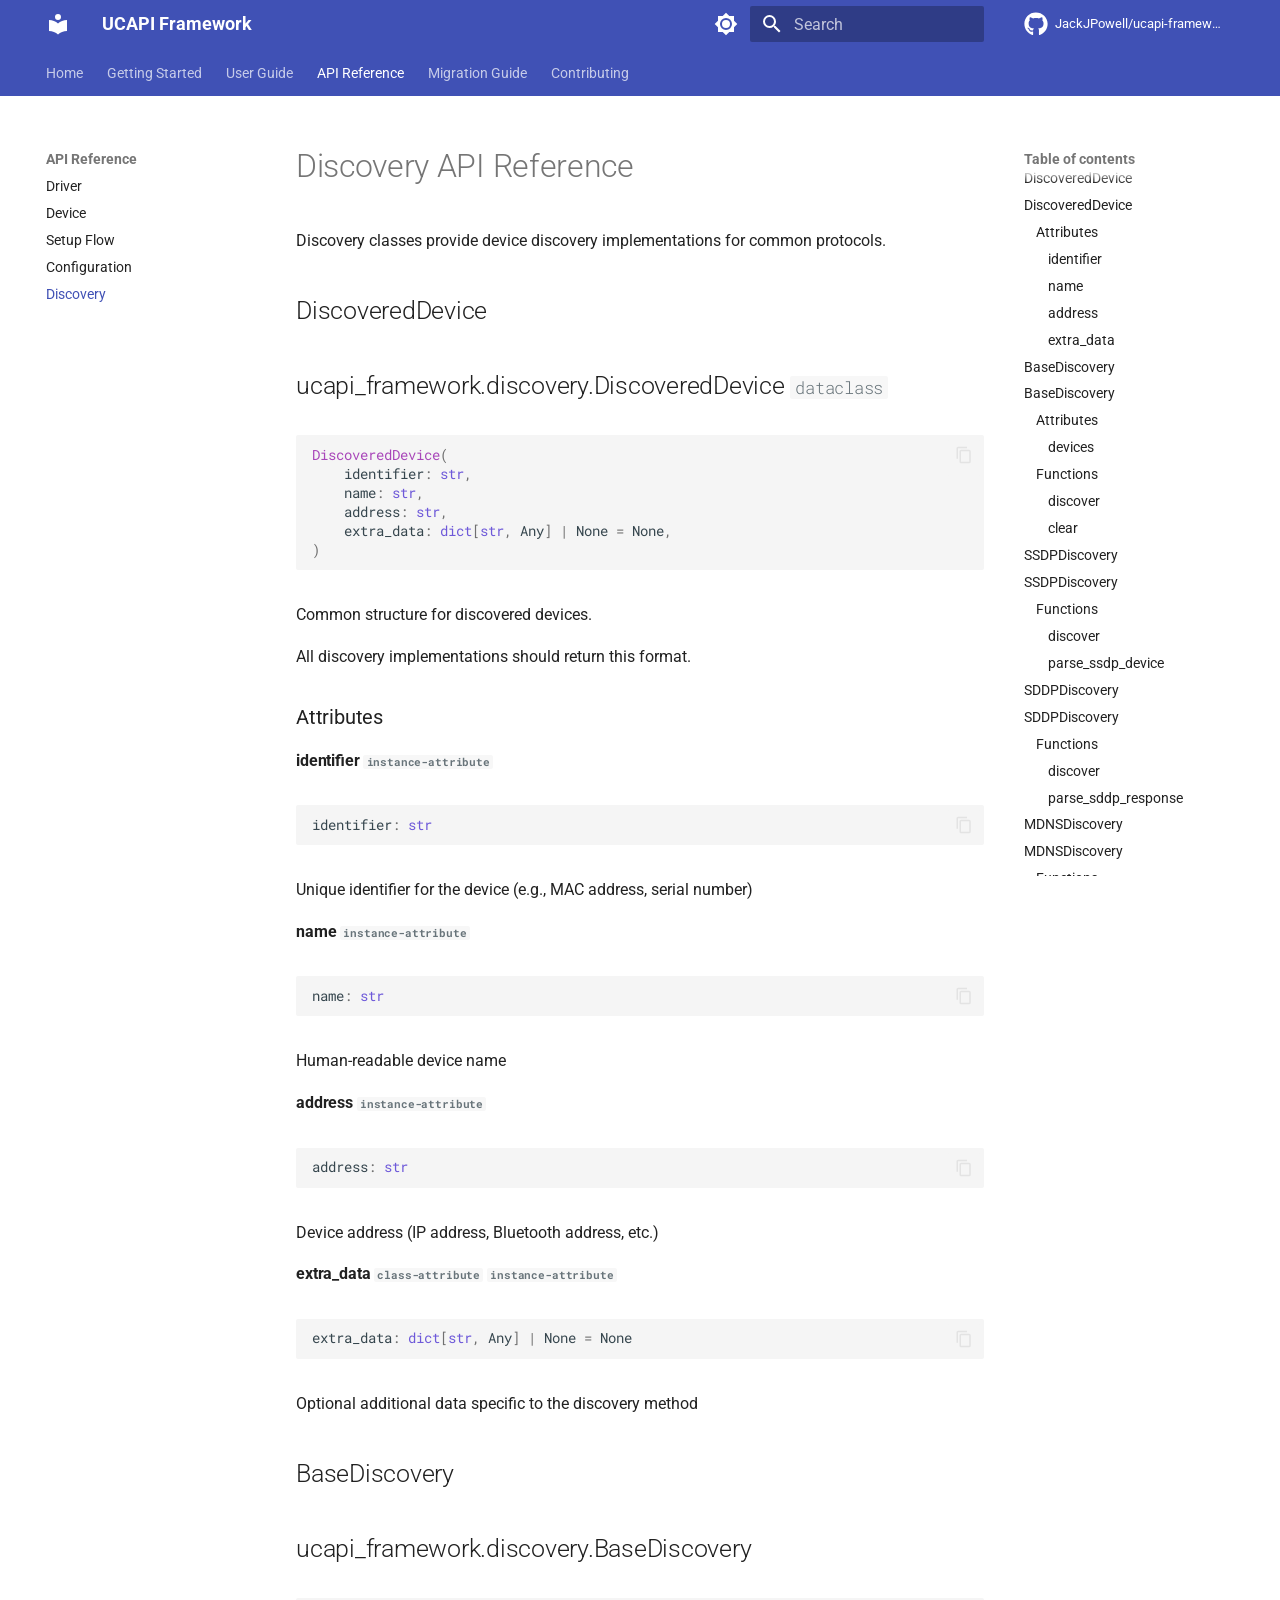
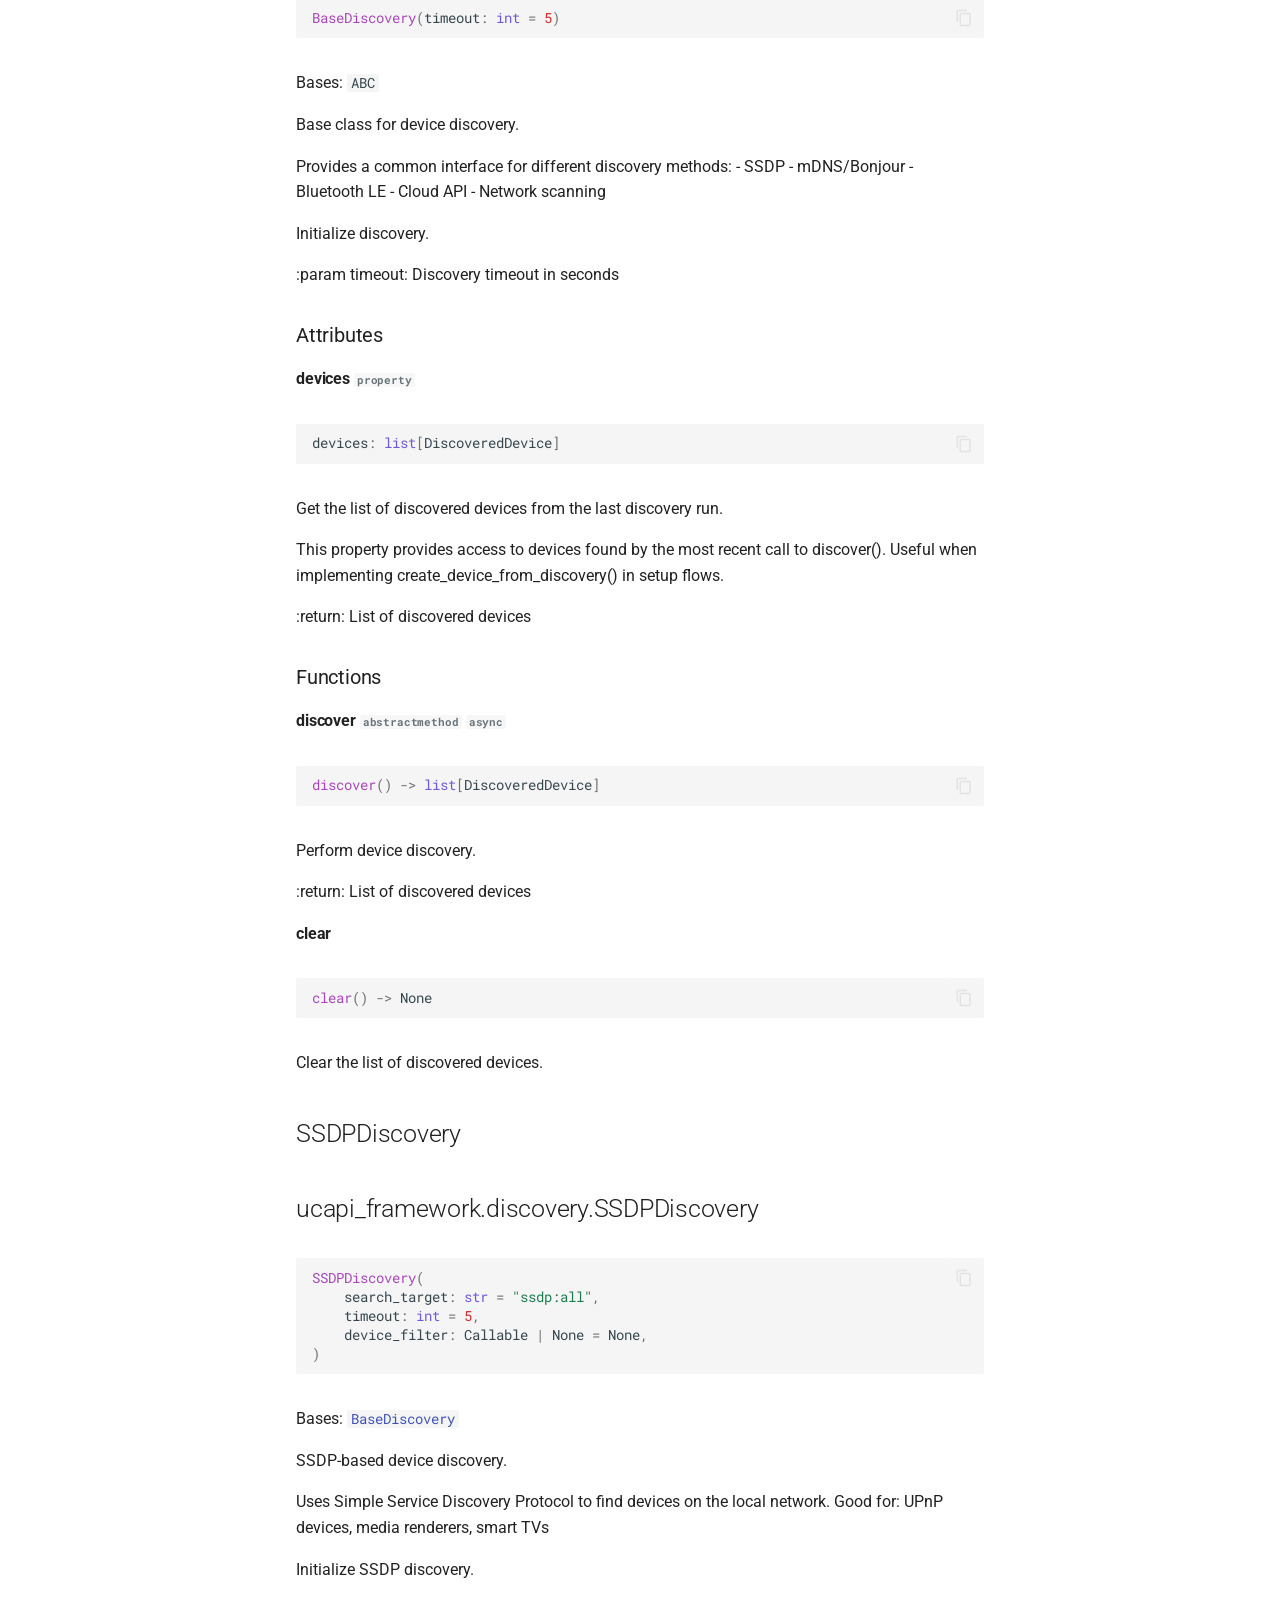
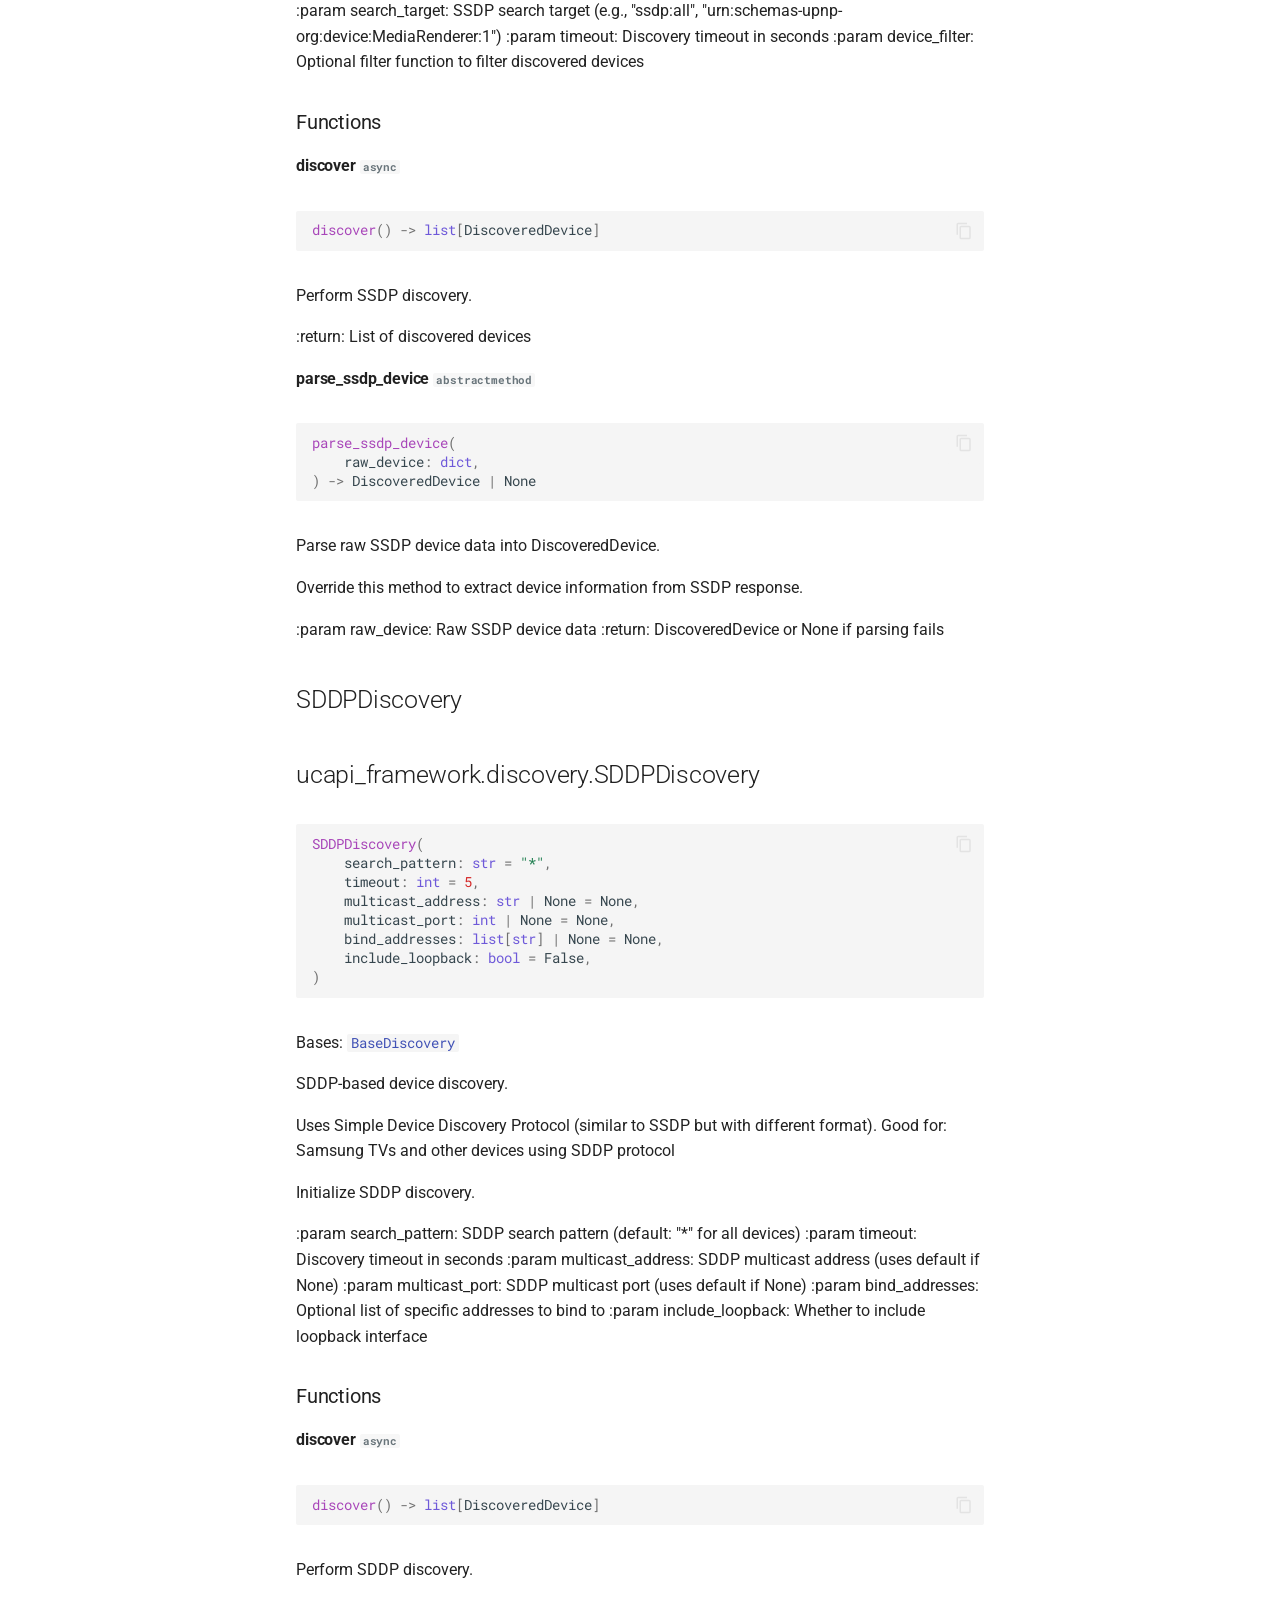
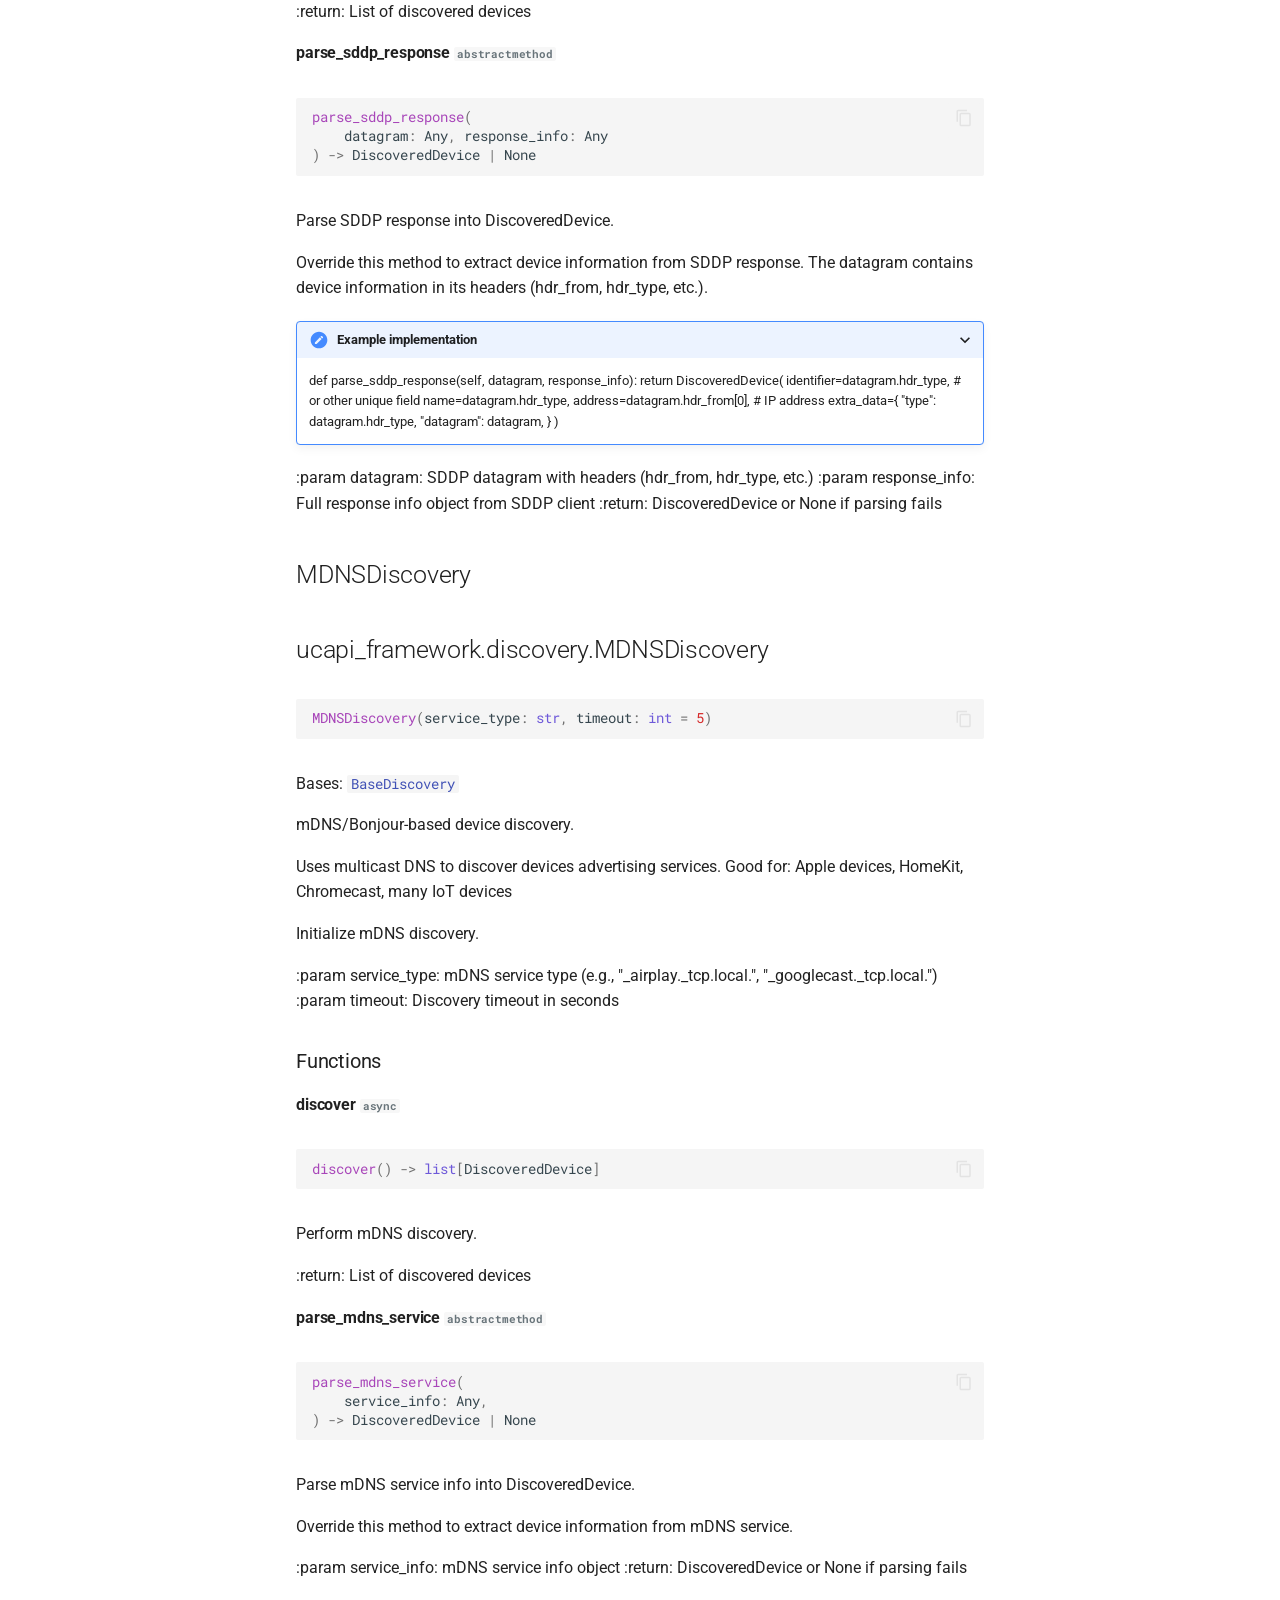
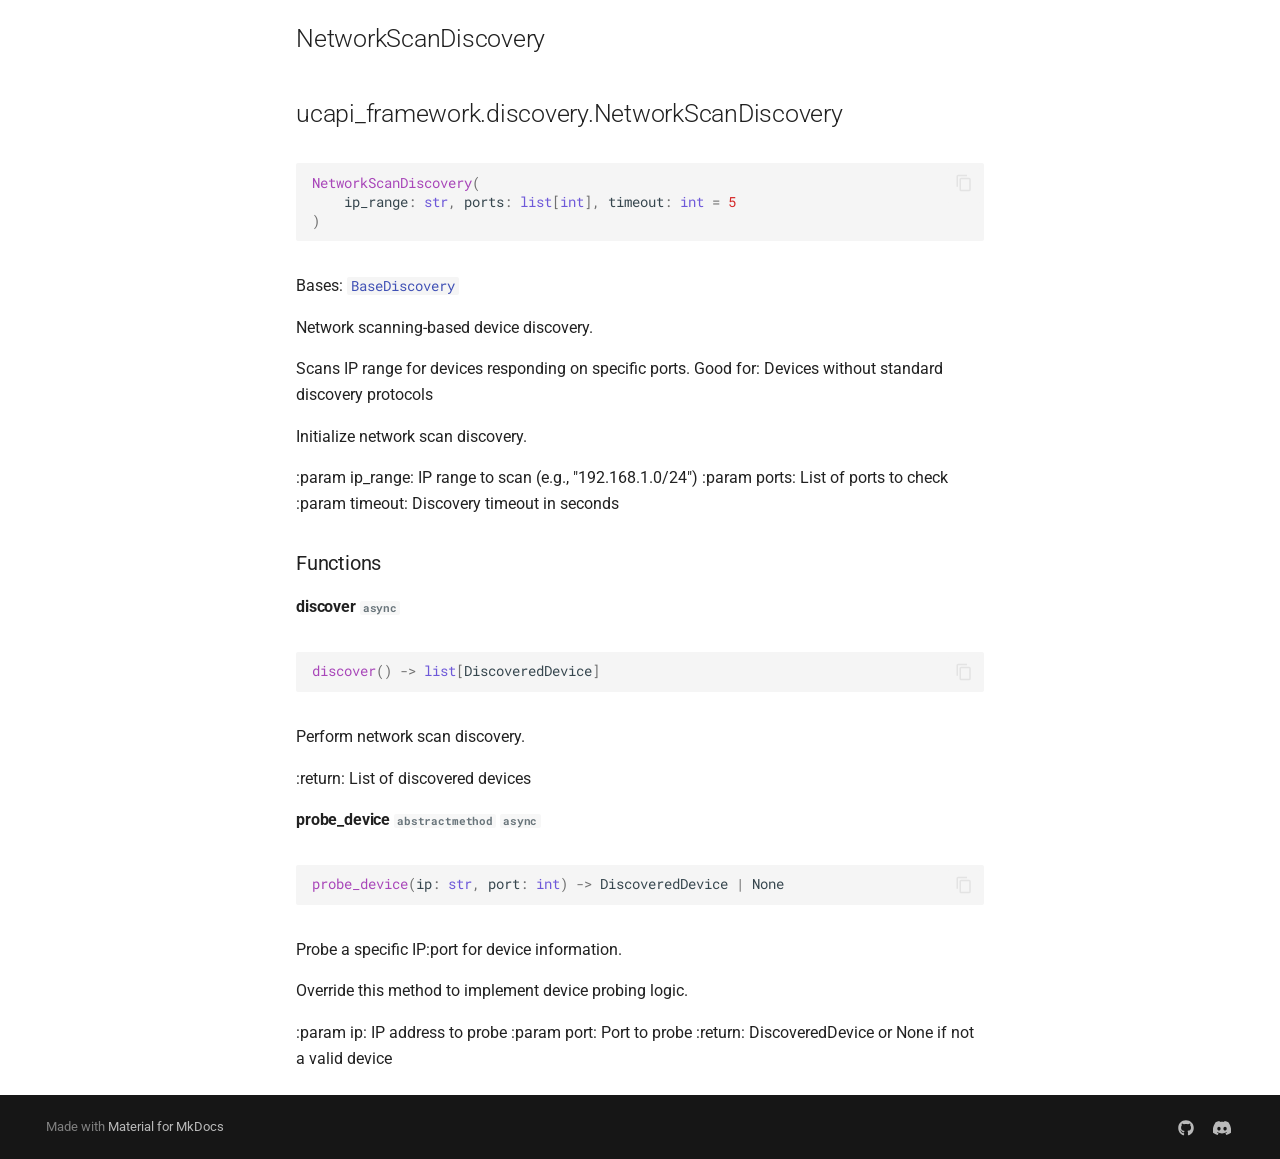
<file: api/discovery/index.html>
<!doctype html>
<html lang="en" class="no-js">
  <head>
    
      <meta charset="utf-8">
      <meta name="viewport" content="width=device-width,initial-scale=1">
      
        <meta name="description" content="A framework for building Unfolded Circle Remote integrations">
      
      
        <meta name="author" content="Jack Powell">
      
      
        <link rel="canonical" href="https://jackjpowell.github.io/ucapi-framework/api/discovery/">
      
      
        <link rel="prev" href="../config/">
      
      
        <link rel="next" href="../../migration-guide/">
      
      
        
      
      
      <link rel="icon" href="../../assets/images/favicon.png">
      <meta name="generator" content="mkdocs-1.6.1, mkdocs-material-9.7.0">
    
    
      
        <title>Discovery - UCAPI Framework</title>
      
    
    
      <link rel="stylesheet" href="../../assets/stylesheets/main.618322db.min.css">
      
        
        <link rel="stylesheet" href="../../assets/stylesheets/palette.ab4e12ef.min.css">
      
      


    
    
      
    
    
      
        
        
        <link rel="preconnect" href="https://fonts.gstatic.com" crossorigin>
        <link rel="stylesheet" href="https://fonts.googleapis.com/css?family=Roboto:300,300i,400,400i,700,700i%7CRoboto+Mono:400,400i,700,700i&display=fallback">
        <style>:root{--md-text-font:"Roboto";--md-code-font:"Roboto Mono"}</style>
      
    
    
      <link rel="stylesheet" href="../../assets/_mkdocstrings.css">
    
      <link rel="stylesheet" href="../../stylesheets/extra.css">
    
    <script>__md_scope=new URL("../..",location),__md_hash=e=>[...e].reduce(((e,_)=>(e<<5)-e+_.charCodeAt(0)),0),__md_get=(e,_=localStorage,t=__md_scope)=>JSON.parse(_.getItem(t.pathname+"."+e)),__md_set=(e,_,t=localStorage,a=__md_scope)=>{try{t.setItem(a.pathname+"."+e,JSON.stringify(_))}catch(e){}}</script>
    
      

    
    
  </head>
  
  
    
    
      
    
    
    
    
    <body dir="ltr" data-md-color-scheme="default" data-md-color-primary="indigo" data-md-color-accent="indigo">
  
    
    <input class="md-toggle" data-md-toggle="drawer" type="checkbox" id="__drawer" autocomplete="off">
    <input class="md-toggle" data-md-toggle="search" type="checkbox" id="__search" autocomplete="off">
    <label class="md-overlay" for="__drawer"></label>
    <div data-md-component="skip">
      
        
        <a href="#discovery-api-reference" class="md-skip">
          Skip to content
        </a>
      
    </div>
    <div data-md-component="announce">
      
    </div>
    
    
      

<header class="md-header" data-md-component="header">
  <nav class="md-header__inner md-grid" aria-label="Header">
    <a href="../.." title="UCAPI Framework" class="md-header__button md-logo" aria-label="UCAPI Framework" data-md-component="logo">
      
  
  <svg xmlns="http://www.w3.org/2000/svg" viewBox="0 0 24 24"><path d="M12 8a3 3 0 0 0 3-3 3 3 0 0 0-3-3 3 3 0 0 0-3 3 3 3 0 0 0 3 3m0 3.54C9.64 9.35 6.5 8 3 8v11c3.5 0 6.64 1.35 9 3.54 2.36-2.19 5.5-3.54 9-3.54V8c-3.5 0-6.64 1.35-9 3.54"/></svg>

    </a>
    <label class="md-header__button md-icon" for="__drawer">
      
      <svg xmlns="http://www.w3.org/2000/svg" viewBox="0 0 24 24"><path d="M3 6h18v2H3zm0 5h18v2H3zm0 5h18v2H3z"/></svg>
    </label>
    <div class="md-header__title" data-md-component="header-title">
      <div class="md-header__ellipsis">
        <div class="md-header__topic">
          <span class="md-ellipsis">
            UCAPI Framework
          </span>
        </div>
        <div class="md-header__topic" data-md-component="header-topic">
          <span class="md-ellipsis">
            
              Discovery
            
          </span>
        </div>
      </div>
    </div>
    
      
        <form class="md-header__option" data-md-component="palette">
  
    
    
    
    <input class="md-option" data-md-color-media="(prefers-color-scheme: light)" data-md-color-scheme="default" data-md-color-primary="indigo" data-md-color-accent="indigo"  aria-label="Switch to dark mode"  type="radio" name="__palette" id="__palette_0">
    
      <label class="md-header__button md-icon" title="Switch to dark mode" for="__palette_1" hidden>
        <svg xmlns="http://www.w3.org/2000/svg" viewBox="0 0 24 24"><path d="M12 8a4 4 0 0 0-4 4 4 4 0 0 0 4 4 4 4 0 0 0 4-4 4 4 0 0 0-4-4m0 10a6 6 0 0 1-6-6 6 6 0 0 1 6-6 6 6 0 0 1 6 6 6 6 0 0 1-6 6m8-9.31V4h-4.69L12 .69 8.69 4H4v4.69L.69 12 4 15.31V20h4.69L12 23.31 15.31 20H20v-4.69L23.31 12z"/></svg>
      </label>
    
  
    
    
    
    <input class="md-option" data-md-color-media="(prefers-color-scheme: dark)" data-md-color-scheme="slate" data-md-color-primary="indigo" data-md-color-accent="indigo"  aria-label="Switch to light mode"  type="radio" name="__palette" id="__palette_1">
    
      <label class="md-header__button md-icon" title="Switch to light mode" for="__palette_0" hidden>
        <svg xmlns="http://www.w3.org/2000/svg" viewBox="0 0 24 24"><path d="M12 18c-.89 0-1.74-.2-2.5-.55C11.56 16.5 13 14.42 13 12s-1.44-4.5-3.5-5.45C10.26 6.2 11.11 6 12 6a6 6 0 0 1 6 6 6 6 0 0 1-6 6m8-9.31V4h-4.69L12 .69 8.69 4H4v4.69L.69 12 4 15.31V20h4.69L12 23.31 15.31 20H20v-4.69L23.31 12z"/></svg>
      </label>
    
  
</form>
      
    
    
      <script>var palette=__md_get("__palette");if(palette&&palette.color){if("(prefers-color-scheme)"===palette.color.media){var media=matchMedia("(prefers-color-scheme: light)"),input=document.querySelector(media.matches?"[data-md-color-media='(prefers-color-scheme: light)']":"[data-md-color-media='(prefers-color-scheme: dark)']");palette.color.media=input.getAttribute("data-md-color-media"),palette.color.scheme=input.getAttribute("data-md-color-scheme"),palette.color.primary=input.getAttribute("data-md-color-primary"),palette.color.accent=input.getAttribute("data-md-color-accent")}for(var[key,value]of Object.entries(palette.color))document.body.setAttribute("data-md-color-"+key,value)}</script>
    
    
    
      
      
        <label class="md-header__button md-icon" for="__search">
          
          <svg xmlns="http://www.w3.org/2000/svg" viewBox="0 0 24 24"><path d="M9.5 3A6.5 6.5 0 0 1 16 9.5c0 1.61-.59 3.09-1.56 4.23l.27.27h.79l5 5-1.5 1.5-5-5v-.79l-.27-.27A6.52 6.52 0 0 1 9.5 16 6.5 6.5 0 0 1 3 9.5 6.5 6.5 0 0 1 9.5 3m0 2C7 5 5 7 5 9.5S7 14 9.5 14 14 12 14 9.5 12 5 9.5 5"/></svg>
        </label>
        <div class="md-search" data-md-component="search" role="dialog">
  <label class="md-search__overlay" for="__search"></label>
  <div class="md-search__inner" role="search">
    <form class="md-search__form" name="search">
      <input type="text" class="md-search__input" name="query" aria-label="Search" placeholder="Search" autocapitalize="off" autocorrect="off" autocomplete="off" spellcheck="false" data-md-component="search-query" required>
      <label class="md-search__icon md-icon" for="__search">
        
        <svg xmlns="http://www.w3.org/2000/svg" viewBox="0 0 24 24"><path d="M9.5 3A6.5 6.5 0 0 1 16 9.5c0 1.61-.59 3.09-1.56 4.23l.27.27h.79l5 5-1.5 1.5-5-5v-.79l-.27-.27A6.52 6.52 0 0 1 9.5 16 6.5 6.5 0 0 1 3 9.5 6.5 6.5 0 0 1 9.5 3m0 2C7 5 5 7 5 9.5S7 14 9.5 14 14 12 14 9.5 12 5 9.5 5"/></svg>
        
        <svg xmlns="http://www.w3.org/2000/svg" viewBox="0 0 24 24"><path d="M20 11v2H8l5.5 5.5-1.42 1.42L4.16 12l7.92-7.92L13.5 5.5 8 11z"/></svg>
      </label>
      <nav class="md-search__options" aria-label="Search">
        
        <button type="reset" class="md-search__icon md-icon" title="Clear" aria-label="Clear" tabindex="-1">
          
          <svg xmlns="http://www.w3.org/2000/svg" viewBox="0 0 24 24"><path d="M19 6.41 17.59 5 12 10.59 6.41 5 5 6.41 10.59 12 5 17.59 6.41 19 12 13.41 17.59 19 19 17.59 13.41 12z"/></svg>
        </button>
      </nav>
      
        <div class="md-search__suggest" data-md-component="search-suggest"></div>
      
    </form>
    <div class="md-search__output">
      <div class="md-search__scrollwrap" tabindex="0" data-md-scrollfix>
        <div class="md-search-result" data-md-component="search-result">
          <div class="md-search-result__meta">
            Initializing search
          </div>
          <ol class="md-search-result__list" role="presentation"></ol>
        </div>
      </div>
    </div>
  </div>
</div>
      
    
    
      <div class="md-header__source">
        <a href="https://github.com/JackJPowell/ucapi-framework" title="Go to repository" class="md-source" data-md-component="source">
  <div class="md-source__icon md-icon">
    
    <svg xmlns="http://www.w3.org/2000/svg" viewBox="0 0 512 512"><!--! Font Awesome Free 7.1.0 by @fontawesome - https://fontawesome.com License - https://fontawesome.com/license/free (Icons: CC BY 4.0, Fonts: SIL OFL 1.1, Code: MIT License) Copyright 2025 Fonticons, Inc.--><path d="M173.9 397.4c0 2-2.3 3.6-5.2 3.6-3.3.3-5.6-1.3-5.6-3.6 0-2 2.3-3.6 5.2-3.6 3-.3 5.6 1.3 5.6 3.6m-31.1-4.5c-.7 2 1.3 4.3 4.3 4.9 2.6 1 5.6 0 6.2-2s-1.3-4.3-4.3-5.2c-2.6-.7-5.5.3-6.2 2.3m44.2-1.7c-2.9.7-4.9 2.6-4.6 4.9.3 2 2.9 3.3 5.9 2.6 2.9-.7 4.9-2.6 4.6-4.6-.3-1.9-3-3.2-5.9-2.9M252.8 8C114.1 8 8 113.3 8 252c0 110.9 69.8 205.8 169.5 239.2 12.8 2.3 17.3-5.6 17.3-12.1 0-6.2-.3-40.4-.3-61.4 0 0-70 15-84.7-29.8 0 0-11.4-29.1-27.8-36.6 0 0-22.9-15.7 1.6-15.4 0 0 24.9 2 38.6 25.8 21.9 38.6 58.6 27.5 72.9 20.9 2.3-16 8.8-27.1 16-33.7-55.9-6.2-112.3-14.3-112.3-110.5 0-27.5 7.6-41.3 23.6-58.9-2.6-6.5-11.1-33.3 2.6-67.9 20.9-6.5 69 27 69 27 20-5.6 41.5-8.5 62.8-8.5s42.8 2.9 62.8 8.5c0 0 48.1-33.6 69-27 13.7 34.7 5.2 61.4 2.6 67.9 16 17.7 25.8 31.5 25.8 58.9 0 96.5-58.9 104.2-114.8 110.5 9.2 7.9 17 22.9 17 46.4 0 33.7-.3 75.4-.3 83.6 0 6.5 4.6 14.4 17.3 12.1C436.2 457.8 504 362.9 504 252 504 113.3 391.5 8 252.8 8M105.2 352.9c-1.3 1-1 3.3.7 5.2 1.6 1.6 3.9 2.3 5.2 1 1.3-1 1-3.3-.7-5.2-1.6-1.6-3.9-2.3-5.2-1m-10.8-8.1c-.7 1.3.3 2.9 2.3 3.9 1.6 1 3.6.7 4.3-.7.7-1.3-.3-2.9-2.3-3.9-2-.6-3.6-.3-4.3.7m32.4 35.6c-1.6 1.3-1 4.3 1.3 6.2 2.3 2.3 5.2 2.6 6.5 1 1.3-1.3.7-4.3-1.3-6.2-2.2-2.3-5.2-2.6-6.5-1m-11.4-14.7c-1.6 1-1.6 3.6 0 5.9s4.3 3.3 5.6 2.3c1.6-1.3 1.6-3.9 0-6.2-1.4-2.3-4-3.3-5.6-2"/></svg>
  </div>
  <div class="md-source__repository">
    JackJPowell/ucapi-framework
  </div>
</a>
      </div>
    
  </nav>
  
</header>
    
    <div class="md-container" data-md-component="container">
      
      
        
          
            
<nav class="md-tabs" aria-label="Tabs" data-md-component="tabs">
  <div class="md-grid">
    <ul class="md-tabs__list">
      
        
  
  
  
  
    <li class="md-tabs__item">
      <a href="../.." class="md-tabs__link">
        
  
  
    
  
  Home

      </a>
    </li>
  

      
        
  
  
  
  
    <li class="md-tabs__item">
      <a href="../../getting-started/" class="md-tabs__link">
        
  
  
    
  
  Getting Started

      </a>
    </li>
  

      
        
  
  
  
  
    
    
      <li class="md-tabs__item">
        <a href="../../guide/setup-flow/" class="md-tabs__link">
          
  
  
  User Guide

        </a>
      </li>
    
  

      
        
  
  
  
    
  
  
    
    
      <li class="md-tabs__item md-tabs__item--active">
        <a href="../driver/" class="md-tabs__link">
          
  
  
  API Reference

        </a>
      </li>
    
  

      
        
  
  
  
  
    <li class="md-tabs__item">
      <a href="../../migration-guide/" class="md-tabs__link">
        
  
  
    
  
  Migration Guide

      </a>
    </li>
  

      
        
  
  
  
  
    <li class="md-tabs__item">
      <a href="../../contributing/" class="md-tabs__link">
        
  
  
    
  
  Contributing

      </a>
    </li>
  

      
    </ul>
  </div>
</nav>
          
        
      
      <main class="md-main" data-md-component="main">
        <div class="md-main__inner md-grid">
          
            
              
              <div class="md-sidebar md-sidebar--primary" data-md-component="sidebar" data-md-type="navigation" >
                <div class="md-sidebar__scrollwrap">
                  <div class="md-sidebar__inner">
                    


  


<nav class="md-nav md-nav--primary md-nav--lifted" aria-label="Navigation" data-md-level="0">
  <label class="md-nav__title" for="__drawer">
    <a href="../.." title="UCAPI Framework" class="md-nav__button md-logo" aria-label="UCAPI Framework" data-md-component="logo">
      
  
  <svg xmlns="http://www.w3.org/2000/svg" viewBox="0 0 24 24"><path d="M12 8a3 3 0 0 0 3-3 3 3 0 0 0-3-3 3 3 0 0 0-3 3 3 3 0 0 0 3 3m0 3.54C9.64 9.35 6.5 8 3 8v11c3.5 0 6.64 1.35 9 3.54 2.36-2.19 5.5-3.54 9-3.54V8c-3.5 0-6.64 1.35-9 3.54"/></svg>

    </a>
    UCAPI Framework
  </label>
  
    <div class="md-nav__source">
      <a href="https://github.com/JackJPowell/ucapi-framework" title="Go to repository" class="md-source" data-md-component="source">
  <div class="md-source__icon md-icon">
    
    <svg xmlns="http://www.w3.org/2000/svg" viewBox="0 0 512 512"><!--! Font Awesome Free 7.1.0 by @fontawesome - https://fontawesome.com License - https://fontawesome.com/license/free (Icons: CC BY 4.0, Fonts: SIL OFL 1.1, Code: MIT License) Copyright 2025 Fonticons, Inc.--><path d="M173.9 397.4c0 2-2.3 3.6-5.2 3.6-3.3.3-5.6-1.3-5.6-3.6 0-2 2.3-3.6 5.2-3.6 3-.3 5.6 1.3 5.6 3.6m-31.1-4.5c-.7 2 1.3 4.3 4.3 4.9 2.6 1 5.6 0 6.2-2s-1.3-4.3-4.3-5.2c-2.6-.7-5.5.3-6.2 2.3m44.2-1.7c-2.9.7-4.9 2.6-4.6 4.9.3 2 2.9 3.3 5.9 2.6 2.9-.7 4.9-2.6 4.6-4.6-.3-1.9-3-3.2-5.9-2.9M252.8 8C114.1 8 8 113.3 8 252c0 110.9 69.8 205.8 169.5 239.2 12.8 2.3 17.3-5.6 17.3-12.1 0-6.2-.3-40.4-.3-61.4 0 0-70 15-84.7-29.8 0 0-11.4-29.1-27.8-36.6 0 0-22.9-15.7 1.6-15.4 0 0 24.9 2 38.6 25.8 21.9 38.6 58.6 27.5 72.9 20.9 2.3-16 8.8-27.1 16-33.7-55.9-6.2-112.3-14.3-112.3-110.5 0-27.5 7.6-41.3 23.6-58.9-2.6-6.5-11.1-33.3 2.6-67.9 20.9-6.5 69 27 69 27 20-5.6 41.5-8.5 62.8-8.5s42.8 2.9 62.8 8.5c0 0 48.1-33.6 69-27 13.7 34.7 5.2 61.4 2.6 67.9 16 17.7 25.8 31.5 25.8 58.9 0 96.5-58.9 104.2-114.8 110.5 9.2 7.9 17 22.9 17 46.4 0 33.7-.3 75.4-.3 83.6 0 6.5 4.6 14.4 17.3 12.1C436.2 457.8 504 362.9 504 252 504 113.3 391.5 8 252.8 8M105.2 352.9c-1.3 1-1 3.3.7 5.2 1.6 1.6 3.9 2.3 5.2 1 1.3-1 1-3.3-.7-5.2-1.6-1.6-3.9-2.3-5.2-1m-10.8-8.1c-.7 1.3.3 2.9 2.3 3.9 1.6 1 3.6.7 4.3-.7.7-1.3-.3-2.9-2.3-3.9-2-.6-3.6-.3-4.3.7m32.4 35.6c-1.6 1.3-1 4.3 1.3 6.2 2.3 2.3 5.2 2.6 6.5 1 1.3-1.3.7-4.3-1.3-6.2-2.2-2.3-5.2-2.6-6.5-1m-11.4-14.7c-1.6 1-1.6 3.6 0 5.9s4.3 3.3 5.6 2.3c1.6-1.3 1.6-3.9 0-6.2-1.4-2.3-4-3.3-5.6-2"/></svg>
  </div>
  <div class="md-source__repository">
    JackJPowell/ucapi-framework
  </div>
</a>
    </div>
  
  <ul class="md-nav__list" data-md-scrollfix>
    
      
      
  
  
  
  
    <li class="md-nav__item">
      <a href="../.." class="md-nav__link">
        
  
  
  <span class="md-ellipsis">
    
  
    Home
  

    
  </span>
  
  

      </a>
    </li>
  

    
      
      
  
  
  
  
    <li class="md-nav__item">
      <a href="../../getting-started/" class="md-nav__link">
        
  
  
  <span class="md-ellipsis">
    
  
    Getting Started
  

    
  </span>
  
  

      </a>
    </li>
  

    
      
      
  
  
  
  
    
    
    
    
      
      
        
      
    
    
    <li class="md-nav__item md-nav__item--nested">
      
        
        
        <input class="md-nav__toggle md-toggle " type="checkbox" id="__nav_3" >
        
          
          <label class="md-nav__link" for="__nav_3" id="__nav_3_label" tabindex="0">
            
  
  
  <span class="md-ellipsis">
    
  
    User Guide
  

    
  </span>
  
  

            <span class="md-nav__icon md-icon"></span>
          </label>
        
        <nav class="md-nav" data-md-level="1" aria-labelledby="__nav_3_label" aria-expanded="false">
          <label class="md-nav__title" for="__nav_3">
            <span class="md-nav__icon md-icon"></span>
            
  
    User Guide
  

          </label>
          <ul class="md-nav__list" data-md-scrollfix>
            
              
                
  
  
  
  
    <li class="md-nav__item">
      <a href="../../guide/setup-flow/" class="md-nav__link">
        
  
  
  <span class="md-ellipsis">
    
  
    Setup Flow
  

    
  </span>
  
  

      </a>
    </li>
  

              
            
              
                
  
  
  
  
    <li class="md-nav__item">
      <a href="../../guide/device-patterns/" class="md-nav__link">
        
  
  
  <span class="md-ellipsis">
    
  
    Device Patterns
  

    
  </span>
  
  

      </a>
    </li>
  

              
            
              
                
  
  
  
  
    <li class="md-nav__item">
      <a href="../../guide/configuration/" class="md-nav__link">
        
  
  
  <span class="md-ellipsis">
    
  
    Configuration Management
  

    
  </span>
  
  

      </a>
    </li>
  

              
            
              
                
  
  
  
  
    <li class="md-nav__item">
      <a href="../../guide/discovery/" class="md-nav__link">
        
  
  
  <span class="md-ellipsis">
    
  
    Discovery
  

    
  </span>
  
  

      </a>
    </li>
  

              
            
              
                
  
  
  
  
    <li class="md-nav__item">
      <a href="../../guide/driver/" class="md-nav__link">
        
  
  
  <span class="md-ellipsis">
    
  
    Driver Integration
  

    
  </span>
  
  

      </a>
    </li>
  

              
            
          </ul>
        </nav>
      
    </li>
  

    
      
      
  
  
    
  
  
  
    
    
    
    
      
        
        
      
      
        
      
    
    
    <li class="md-nav__item md-nav__item--active md-nav__item--section md-nav__item--nested">
      
        
        
        <input class="md-nav__toggle md-toggle " type="checkbox" id="__nav_4" checked>
        
          
          <label class="md-nav__link" for="__nav_4" id="__nav_4_label" tabindex="">
            
  
  
  <span class="md-ellipsis">
    
  
    API Reference
  

    
  </span>
  
  

            <span class="md-nav__icon md-icon"></span>
          </label>
        
        <nav class="md-nav" data-md-level="1" aria-labelledby="__nav_4_label" aria-expanded="true">
          <label class="md-nav__title" for="__nav_4">
            <span class="md-nav__icon md-icon"></span>
            
  
    API Reference
  

          </label>
          <ul class="md-nav__list" data-md-scrollfix>
            
              
                
  
  
  
  
    <li class="md-nav__item">
      <a href="../driver/" class="md-nav__link">
        
  
  
  <span class="md-ellipsis">
    
  
    Driver
  

    
  </span>
  
  

      </a>
    </li>
  

              
            
              
                
  
  
  
  
    <li class="md-nav__item">
      <a href="../device/" class="md-nav__link">
        
  
  
  <span class="md-ellipsis">
    
  
    Device
  

    
  </span>
  
  

      </a>
    </li>
  

              
            
              
                
  
  
  
  
    <li class="md-nav__item">
      <a href="../setup/" class="md-nav__link">
        
  
  
  <span class="md-ellipsis">
    
  
    Setup Flow
  

    
  </span>
  
  

      </a>
    </li>
  

              
            
              
                
  
  
  
  
    <li class="md-nav__item">
      <a href="../config/" class="md-nav__link">
        
  
  
  <span class="md-ellipsis">
    
  
    Configuration
  

    
  </span>
  
  

      </a>
    </li>
  

              
            
              
                
  
  
    
  
  
  
    <li class="md-nav__item md-nav__item--active">
      
      <input class="md-nav__toggle md-toggle" type="checkbox" id="__toc">
      
      
        
      
      
        <label class="md-nav__link md-nav__link--active" for="__toc">
          
  
  
  <span class="md-ellipsis">
    
  
    Discovery
  

    
  </span>
  
  

          <span class="md-nav__icon md-icon"></span>
        </label>
      
      <a href="./" class="md-nav__link md-nav__link--active">
        
  
  
  <span class="md-ellipsis">
    
  
    Discovery
  

    
  </span>
  
  

      </a>
      
        

<nav class="md-nav md-nav--secondary" aria-label="Table of contents">
  
  
  
    
  
  
    <label class="md-nav__title" for="__toc">
      <span class="md-nav__icon md-icon"></span>
      Table of contents
    </label>
    <ul class="md-nav__list" data-md-component="toc" data-md-scrollfix>
      
        <li class="md-nav__item">
  <a href="#discovereddevice" class="md-nav__link">
    <span class="md-ellipsis">
      
        DiscoveredDevice
      
    </span>
  </a>
  
</li>
      
        <li class="md-nav__item">
  <a href="#ucapi_framework.discovery.DiscoveredDevice" class="md-nav__link">
    <span class="md-ellipsis">
      
        DiscoveredDevice
      
    </span>
  </a>
  
    <nav class="md-nav" aria-label="DiscoveredDevice">
      <ul class="md-nav__list">
        
          <li class="md-nav__item">
  <a href="#ucapi_framework.discovery.DiscoveredDevice-attributes" class="md-nav__link">
    <span class="md-ellipsis">
      
        Attributes
      
    </span>
  </a>
  
    <nav class="md-nav" aria-label="Attributes">
      <ul class="md-nav__list">
        
          <li class="md-nav__item">
  <a href="#ucapi_framework.discovery.DiscoveredDevice.identifier" class="md-nav__link">
    <span class="md-ellipsis">
      
        identifier
      
    </span>
  </a>
  
</li>
        
          <li class="md-nav__item">
  <a href="#ucapi_framework.discovery.DiscoveredDevice.name" class="md-nav__link">
    <span class="md-ellipsis">
      
        name
      
    </span>
  </a>
  
</li>
        
          <li class="md-nav__item">
  <a href="#ucapi_framework.discovery.DiscoveredDevice.address" class="md-nav__link">
    <span class="md-ellipsis">
      
        address
      
    </span>
  </a>
  
</li>
        
          <li class="md-nav__item">
  <a href="#ucapi_framework.discovery.DiscoveredDevice.extra_data" class="md-nav__link">
    <span class="md-ellipsis">
      
        extra_data
      
    </span>
  </a>
  
</li>
        
      </ul>
    </nav>
  
</li>
        
      </ul>
    </nav>
  
</li>
      
        <li class="md-nav__item">
  <a href="#basediscovery" class="md-nav__link">
    <span class="md-ellipsis">
      
        BaseDiscovery
      
    </span>
  </a>
  
</li>
      
        <li class="md-nav__item">
  <a href="#ucapi_framework.discovery.BaseDiscovery" class="md-nav__link">
    <span class="md-ellipsis">
      
        BaseDiscovery
      
    </span>
  </a>
  
    <nav class="md-nav" aria-label="BaseDiscovery">
      <ul class="md-nav__list">
        
          <li class="md-nav__item">
  <a href="#ucapi_framework.discovery.BaseDiscovery-attributes" class="md-nav__link">
    <span class="md-ellipsis">
      
        Attributes
      
    </span>
  </a>
  
    <nav class="md-nav" aria-label="Attributes">
      <ul class="md-nav__list">
        
          <li class="md-nav__item">
  <a href="#ucapi_framework.discovery.BaseDiscovery.devices" class="md-nav__link">
    <span class="md-ellipsis">
      
        devices
      
    </span>
  </a>
  
</li>
        
      </ul>
    </nav>
  
</li>
        
          <li class="md-nav__item">
  <a href="#ucapi_framework.discovery.BaseDiscovery-functions" class="md-nav__link">
    <span class="md-ellipsis">
      
        Functions
      
    </span>
  </a>
  
    <nav class="md-nav" aria-label="Functions">
      <ul class="md-nav__list">
        
          <li class="md-nav__item">
  <a href="#ucapi_framework.discovery.BaseDiscovery.discover" class="md-nav__link">
    <span class="md-ellipsis">
      
        discover
      
    </span>
  </a>
  
</li>
        
          <li class="md-nav__item">
  <a href="#ucapi_framework.discovery.BaseDiscovery.clear" class="md-nav__link">
    <span class="md-ellipsis">
      
        clear
      
    </span>
  </a>
  
</li>
        
      </ul>
    </nav>
  
</li>
        
      </ul>
    </nav>
  
</li>
      
        <li class="md-nav__item">
  <a href="#ssdpdiscovery" class="md-nav__link">
    <span class="md-ellipsis">
      
        SSDPDiscovery
      
    </span>
  </a>
  
</li>
      
        <li class="md-nav__item">
  <a href="#ucapi_framework.discovery.SSDPDiscovery" class="md-nav__link">
    <span class="md-ellipsis">
      
        SSDPDiscovery
      
    </span>
  </a>
  
    <nav class="md-nav" aria-label="SSDPDiscovery">
      <ul class="md-nav__list">
        
          <li class="md-nav__item">
  <a href="#ucapi_framework.discovery.SSDPDiscovery-functions" class="md-nav__link">
    <span class="md-ellipsis">
      
        Functions
      
    </span>
  </a>
  
    <nav class="md-nav" aria-label="Functions">
      <ul class="md-nav__list">
        
          <li class="md-nav__item">
  <a href="#ucapi_framework.discovery.SSDPDiscovery.discover" class="md-nav__link">
    <span class="md-ellipsis">
      
        discover
      
    </span>
  </a>
  
</li>
        
          <li class="md-nav__item">
  <a href="#ucapi_framework.discovery.SSDPDiscovery.parse_ssdp_device" class="md-nav__link">
    <span class="md-ellipsis">
      
        parse_ssdp_device
      
    </span>
  </a>
  
</li>
        
      </ul>
    </nav>
  
</li>
        
      </ul>
    </nav>
  
</li>
      
        <li class="md-nav__item">
  <a href="#sddpdiscovery" class="md-nav__link">
    <span class="md-ellipsis">
      
        SDDPDiscovery
      
    </span>
  </a>
  
</li>
      
        <li class="md-nav__item">
  <a href="#ucapi_framework.discovery.SDDPDiscovery" class="md-nav__link">
    <span class="md-ellipsis">
      
        SDDPDiscovery
      
    </span>
  </a>
  
    <nav class="md-nav" aria-label="SDDPDiscovery">
      <ul class="md-nav__list">
        
          <li class="md-nav__item">
  <a href="#ucapi_framework.discovery.SDDPDiscovery-functions" class="md-nav__link">
    <span class="md-ellipsis">
      
        Functions
      
    </span>
  </a>
  
    <nav class="md-nav" aria-label="Functions">
      <ul class="md-nav__list">
        
          <li class="md-nav__item">
  <a href="#ucapi_framework.discovery.SDDPDiscovery.discover" class="md-nav__link">
    <span class="md-ellipsis">
      
        discover
      
    </span>
  </a>
  
</li>
        
          <li class="md-nav__item">
  <a href="#ucapi_framework.discovery.SDDPDiscovery.parse_sddp_response" class="md-nav__link">
    <span class="md-ellipsis">
      
        parse_sddp_response
      
    </span>
  </a>
  
</li>
        
      </ul>
    </nav>
  
</li>
        
      </ul>
    </nav>
  
</li>
      
        <li class="md-nav__item">
  <a href="#mdnsdiscovery" class="md-nav__link">
    <span class="md-ellipsis">
      
        MDNSDiscovery
      
    </span>
  </a>
  
</li>
      
        <li class="md-nav__item">
  <a href="#ucapi_framework.discovery.MDNSDiscovery" class="md-nav__link">
    <span class="md-ellipsis">
      
        MDNSDiscovery
      
    </span>
  </a>
  
    <nav class="md-nav" aria-label="MDNSDiscovery">
      <ul class="md-nav__list">
        
          <li class="md-nav__item">
  <a href="#ucapi_framework.discovery.MDNSDiscovery-functions" class="md-nav__link">
    <span class="md-ellipsis">
      
        Functions
      
    </span>
  </a>
  
    <nav class="md-nav" aria-label="Functions">
      <ul class="md-nav__list">
        
          <li class="md-nav__item">
  <a href="#ucapi_framework.discovery.MDNSDiscovery.discover" class="md-nav__link">
    <span class="md-ellipsis">
      
        discover
      
    </span>
  </a>
  
</li>
        
          <li class="md-nav__item">
  <a href="#ucapi_framework.discovery.MDNSDiscovery.parse_mdns_service" class="md-nav__link">
    <span class="md-ellipsis">
      
        parse_mdns_service
      
    </span>
  </a>
  
</li>
        
      </ul>
    </nav>
  
</li>
        
      </ul>
    </nav>
  
</li>
      
        <li class="md-nav__item">
  <a href="#networkscandiscovery" class="md-nav__link">
    <span class="md-ellipsis">
      
        NetworkScanDiscovery
      
    </span>
  </a>
  
</li>
      
        <li class="md-nav__item">
  <a href="#ucapi_framework.discovery.NetworkScanDiscovery" class="md-nav__link">
    <span class="md-ellipsis">
      
        NetworkScanDiscovery
      
    </span>
  </a>
  
    <nav class="md-nav" aria-label="NetworkScanDiscovery">
      <ul class="md-nav__list">
        
          <li class="md-nav__item">
  <a href="#ucapi_framework.discovery.NetworkScanDiscovery-functions" class="md-nav__link">
    <span class="md-ellipsis">
      
        Functions
      
    </span>
  </a>
  
    <nav class="md-nav" aria-label="Functions">
      <ul class="md-nav__list">
        
          <li class="md-nav__item">
  <a href="#ucapi_framework.discovery.NetworkScanDiscovery.discover" class="md-nav__link">
    <span class="md-ellipsis">
      
        discover
      
    </span>
  </a>
  
</li>
        
          <li class="md-nav__item">
  <a href="#ucapi_framework.discovery.NetworkScanDiscovery.probe_device" class="md-nav__link">
    <span class="md-ellipsis">
      
        probe_device
      
    </span>
  </a>
  
</li>
        
      </ul>
    </nav>
  
</li>
        
      </ul>
    </nav>
  
</li>
      
    </ul>
  
</nav>
      
    </li>
  

              
            
          </ul>
        </nav>
      
    </li>
  

    
      
      
  
  
  
  
    <li class="md-nav__item">
      <a href="../../migration-guide/" class="md-nav__link">
        
  
  
  <span class="md-ellipsis">
    
  
    Migration Guide
  

    
  </span>
  
  

      </a>
    </li>
  

    
      
      
  
  
  
  
    <li class="md-nav__item">
      <a href="../../contributing/" class="md-nav__link">
        
  
  
  <span class="md-ellipsis">
    
  
    Contributing
  

    
  </span>
  
  

      </a>
    </li>
  

    
  </ul>
</nav>
                  </div>
                </div>
              </div>
            
            
              
              <div class="md-sidebar md-sidebar--secondary" data-md-component="sidebar" data-md-type="toc" >
                <div class="md-sidebar__scrollwrap">
                  <div class="md-sidebar__inner">
                    

<nav class="md-nav md-nav--secondary" aria-label="Table of contents">
  
  
  
    
  
  
    <label class="md-nav__title" for="__toc">
      <span class="md-nav__icon md-icon"></span>
      Table of contents
    </label>
    <ul class="md-nav__list" data-md-component="toc" data-md-scrollfix>
      
        <li class="md-nav__item">
  <a href="#discovereddevice" class="md-nav__link">
    <span class="md-ellipsis">
      
        DiscoveredDevice
      
    </span>
  </a>
  
</li>
      
        <li class="md-nav__item">
  <a href="#ucapi_framework.discovery.DiscoveredDevice" class="md-nav__link">
    <span class="md-ellipsis">
      
        DiscoveredDevice
      
    </span>
  </a>
  
    <nav class="md-nav" aria-label="DiscoveredDevice">
      <ul class="md-nav__list">
        
          <li class="md-nav__item">
  <a href="#ucapi_framework.discovery.DiscoveredDevice-attributes" class="md-nav__link">
    <span class="md-ellipsis">
      
        Attributes
      
    </span>
  </a>
  
    <nav class="md-nav" aria-label="Attributes">
      <ul class="md-nav__list">
        
          <li class="md-nav__item">
  <a href="#ucapi_framework.discovery.DiscoveredDevice.identifier" class="md-nav__link">
    <span class="md-ellipsis">
      
        identifier
      
    </span>
  </a>
  
</li>
        
          <li class="md-nav__item">
  <a href="#ucapi_framework.discovery.DiscoveredDevice.name" class="md-nav__link">
    <span class="md-ellipsis">
      
        name
      
    </span>
  </a>
  
</li>
        
          <li class="md-nav__item">
  <a href="#ucapi_framework.discovery.DiscoveredDevice.address" class="md-nav__link">
    <span class="md-ellipsis">
      
        address
      
    </span>
  </a>
  
</li>
        
          <li class="md-nav__item">
  <a href="#ucapi_framework.discovery.DiscoveredDevice.extra_data" class="md-nav__link">
    <span class="md-ellipsis">
      
        extra_data
      
    </span>
  </a>
  
</li>
        
      </ul>
    </nav>
  
</li>
        
      </ul>
    </nav>
  
</li>
      
        <li class="md-nav__item">
  <a href="#basediscovery" class="md-nav__link">
    <span class="md-ellipsis">
      
        BaseDiscovery
      
    </span>
  </a>
  
</li>
      
        <li class="md-nav__item">
  <a href="#ucapi_framework.discovery.BaseDiscovery" class="md-nav__link">
    <span class="md-ellipsis">
      
        BaseDiscovery
      
    </span>
  </a>
  
    <nav class="md-nav" aria-label="BaseDiscovery">
      <ul class="md-nav__list">
        
          <li class="md-nav__item">
  <a href="#ucapi_framework.discovery.BaseDiscovery-attributes" class="md-nav__link">
    <span class="md-ellipsis">
      
        Attributes
      
    </span>
  </a>
  
    <nav class="md-nav" aria-label="Attributes">
      <ul class="md-nav__list">
        
          <li class="md-nav__item">
  <a href="#ucapi_framework.discovery.BaseDiscovery.devices" class="md-nav__link">
    <span class="md-ellipsis">
      
        devices
      
    </span>
  </a>
  
</li>
        
      </ul>
    </nav>
  
</li>
        
          <li class="md-nav__item">
  <a href="#ucapi_framework.discovery.BaseDiscovery-functions" class="md-nav__link">
    <span class="md-ellipsis">
      
        Functions
      
    </span>
  </a>
  
    <nav class="md-nav" aria-label="Functions">
      <ul class="md-nav__list">
        
          <li class="md-nav__item">
  <a href="#ucapi_framework.discovery.BaseDiscovery.discover" class="md-nav__link">
    <span class="md-ellipsis">
      
        discover
      
    </span>
  </a>
  
</li>
        
          <li class="md-nav__item">
  <a href="#ucapi_framework.discovery.BaseDiscovery.clear" class="md-nav__link">
    <span class="md-ellipsis">
      
        clear
      
    </span>
  </a>
  
</li>
        
      </ul>
    </nav>
  
</li>
        
      </ul>
    </nav>
  
</li>
      
        <li class="md-nav__item">
  <a href="#ssdpdiscovery" class="md-nav__link">
    <span class="md-ellipsis">
      
        SSDPDiscovery
      
    </span>
  </a>
  
</li>
      
        <li class="md-nav__item">
  <a href="#ucapi_framework.discovery.SSDPDiscovery" class="md-nav__link">
    <span class="md-ellipsis">
      
        SSDPDiscovery
      
    </span>
  </a>
  
    <nav class="md-nav" aria-label="SSDPDiscovery">
      <ul class="md-nav__list">
        
          <li class="md-nav__item">
  <a href="#ucapi_framework.discovery.SSDPDiscovery-functions" class="md-nav__link">
    <span class="md-ellipsis">
      
        Functions
      
    </span>
  </a>
  
    <nav class="md-nav" aria-label="Functions">
      <ul class="md-nav__list">
        
          <li class="md-nav__item">
  <a href="#ucapi_framework.discovery.SSDPDiscovery.discover" class="md-nav__link">
    <span class="md-ellipsis">
      
        discover
      
    </span>
  </a>
  
</li>
        
          <li class="md-nav__item">
  <a href="#ucapi_framework.discovery.SSDPDiscovery.parse_ssdp_device" class="md-nav__link">
    <span class="md-ellipsis">
      
        parse_ssdp_device
      
    </span>
  </a>
  
</li>
        
      </ul>
    </nav>
  
</li>
        
      </ul>
    </nav>
  
</li>
      
        <li class="md-nav__item">
  <a href="#sddpdiscovery" class="md-nav__link">
    <span class="md-ellipsis">
      
        SDDPDiscovery
      
    </span>
  </a>
  
</li>
      
        <li class="md-nav__item">
  <a href="#ucapi_framework.discovery.SDDPDiscovery" class="md-nav__link">
    <span class="md-ellipsis">
      
        SDDPDiscovery
      
    </span>
  </a>
  
    <nav class="md-nav" aria-label="SDDPDiscovery">
      <ul class="md-nav__list">
        
          <li class="md-nav__item">
  <a href="#ucapi_framework.discovery.SDDPDiscovery-functions" class="md-nav__link">
    <span class="md-ellipsis">
      
        Functions
      
    </span>
  </a>
  
    <nav class="md-nav" aria-label="Functions">
      <ul class="md-nav__list">
        
          <li class="md-nav__item">
  <a href="#ucapi_framework.discovery.SDDPDiscovery.discover" class="md-nav__link">
    <span class="md-ellipsis">
      
        discover
      
    </span>
  </a>
  
</li>
        
          <li class="md-nav__item">
  <a href="#ucapi_framework.discovery.SDDPDiscovery.parse_sddp_response" class="md-nav__link">
    <span class="md-ellipsis">
      
        parse_sddp_response
      
    </span>
  </a>
  
</li>
        
      </ul>
    </nav>
  
</li>
        
      </ul>
    </nav>
  
</li>
      
        <li class="md-nav__item">
  <a href="#mdnsdiscovery" class="md-nav__link">
    <span class="md-ellipsis">
      
        MDNSDiscovery
      
    </span>
  </a>
  
</li>
      
        <li class="md-nav__item">
  <a href="#ucapi_framework.discovery.MDNSDiscovery" class="md-nav__link">
    <span class="md-ellipsis">
      
        MDNSDiscovery
      
    </span>
  </a>
  
    <nav class="md-nav" aria-label="MDNSDiscovery">
      <ul class="md-nav__list">
        
          <li class="md-nav__item">
  <a href="#ucapi_framework.discovery.MDNSDiscovery-functions" class="md-nav__link">
    <span class="md-ellipsis">
      
        Functions
      
    </span>
  </a>
  
    <nav class="md-nav" aria-label="Functions">
      <ul class="md-nav__list">
        
          <li class="md-nav__item">
  <a href="#ucapi_framework.discovery.MDNSDiscovery.discover" class="md-nav__link">
    <span class="md-ellipsis">
      
        discover
      
    </span>
  </a>
  
</li>
        
          <li class="md-nav__item">
  <a href="#ucapi_framework.discovery.MDNSDiscovery.parse_mdns_service" class="md-nav__link">
    <span class="md-ellipsis">
      
        parse_mdns_service
      
    </span>
  </a>
  
</li>
        
      </ul>
    </nav>
  
</li>
        
      </ul>
    </nav>
  
</li>
      
        <li class="md-nav__item">
  <a href="#networkscandiscovery" class="md-nav__link">
    <span class="md-ellipsis">
      
        NetworkScanDiscovery
      
    </span>
  </a>
  
</li>
      
        <li class="md-nav__item">
  <a href="#ucapi_framework.discovery.NetworkScanDiscovery" class="md-nav__link">
    <span class="md-ellipsis">
      
        NetworkScanDiscovery
      
    </span>
  </a>
  
    <nav class="md-nav" aria-label="NetworkScanDiscovery">
      <ul class="md-nav__list">
        
          <li class="md-nav__item">
  <a href="#ucapi_framework.discovery.NetworkScanDiscovery-functions" class="md-nav__link">
    <span class="md-ellipsis">
      
        Functions
      
    </span>
  </a>
  
    <nav class="md-nav" aria-label="Functions">
      <ul class="md-nav__list">
        
          <li class="md-nav__item">
  <a href="#ucapi_framework.discovery.NetworkScanDiscovery.discover" class="md-nav__link">
    <span class="md-ellipsis">
      
        discover
      
    </span>
  </a>
  
</li>
        
          <li class="md-nav__item">
  <a href="#ucapi_framework.discovery.NetworkScanDiscovery.probe_device" class="md-nav__link">
    <span class="md-ellipsis">
      
        probe_device
      
    </span>
  </a>
  
</li>
        
      </ul>
    </nav>
  
</li>
        
      </ul>
    </nav>
  
</li>
      
    </ul>
  
</nav>
                  </div>
                </div>
              </div>
            
          
          
            <div class="md-content" data-md-component="content">
              
              <article class="md-content__inner md-typeset">
                
                  


  
  


<h1 id="discovery-api-reference">Discovery API Reference<a class="headerlink" href="#discovery-api-reference" title="Permanent link">&para;</a></h1>
<p>Discovery classes provide device discovery implementations for common protocols.</p>
<h2 id="discovereddevice">DiscoveredDevice<a class="headerlink" href="#discovereddevice" title="Permanent link">&para;</a></h2>


<div class="doc doc-object doc-class">



<h2 id="ucapi_framework.discovery.DiscoveredDevice" class="doc doc-heading">
            <span class="doc doc-object-name doc-class-name">ucapi_framework.discovery.DiscoveredDevice</span>


  <span class="doc doc-labels">
      <small class="doc doc-label doc-label-dataclass"><code>dataclass</code></small>
  </span>

<a href="#ucapi_framework.discovery.DiscoveredDevice" class="headerlink" title="Permanent link">&para;</a></h2>
<div class="language-python doc-signature highlight"><pre><span></span><code><span id="__span-0-1"><a id="__codelineno-0-1" name="__codelineno-0-1" href="#__codelineno-0-1"></a><span class="nf">DiscoveredDevice</span><span class="p">(</span>
</span><span id="__span-0-2"><a id="__codelineno-0-2" name="__codelineno-0-2" href="#__codelineno-0-2"></a>    <span class="n">identifier</span><span class="p">:</span> <span class="nb">str</span><span class="p">,</span>
</span><span id="__span-0-3"><a id="__codelineno-0-3" name="__codelineno-0-3" href="#__codelineno-0-3"></a>    <span class="n">name</span><span class="p">:</span> <span class="nb">str</span><span class="p">,</span>
</span><span id="__span-0-4"><a id="__codelineno-0-4" name="__codelineno-0-4" href="#__codelineno-0-4"></a>    <span class="n">address</span><span class="p">:</span> <span class="nb">str</span><span class="p">,</span>
</span><span id="__span-0-5"><a id="__codelineno-0-5" name="__codelineno-0-5" href="#__codelineno-0-5"></a>    <span class="n">extra_data</span><span class="p">:</span> <span class="nb">dict</span><span class="p">[</span><span class="nb">str</span><span class="p">,</span> <span class="n">Any</span><span class="p">]</span> <span class="o">|</span> <span class="kc">None</span> <span class="o">=</span> <span class="kc">None</span><span class="p">,</span>
</span><span id="__span-0-6"><a id="__codelineno-0-6" name="__codelineno-0-6" href="#__codelineno-0-6"></a><span class="p">)</span>
</span></code></pre></div>

    <div class="doc doc-contents first">



        <p>Common structure for discovered devices.</p>
<p>All discovery implementations should return this format.</p>











  <div class="doc doc-children">





<h3 id="ucapi_framework.discovery.DiscoveredDevice-attributes">Attributes<a href="#ucapi_framework.discovery.DiscoveredDevice-attributes" class="headerlink" title="Permanent link">&para;</a></h3>

<div class="doc doc-object doc-attribute">



<h4 id="ucapi_framework.discovery.DiscoveredDevice.identifier" class="doc doc-heading">
            <span class="doc doc-object-name doc-attribute-name">identifier</span>


  <span class="doc doc-labels">
      <small class="doc doc-label doc-label-instance-attribute"><code>instance-attribute</code></small>
  </span>

<a href="#ucapi_framework.discovery.DiscoveredDevice.identifier" class="headerlink" title="Permanent link">&para;</a></h4>
<div class="language-python doc-signature highlight"><pre><span></span><code><span id="__span-0-1"><a id="__codelineno-0-1" name="__codelineno-0-1" href="#__codelineno-0-1"></a><span class="n">identifier</span><span class="p">:</span> <span class="nb">str</span>
</span></code></pre></div>

    <div class="doc doc-contents ">

        <p>Unique identifier for the device (e.g., MAC address, serial number)</p>

    </div>

</div>

<div class="doc doc-object doc-attribute">



<h4 id="ucapi_framework.discovery.DiscoveredDevice.name" class="doc doc-heading">
            <span class="doc doc-object-name doc-attribute-name">name</span>


  <span class="doc doc-labels">
      <small class="doc doc-label doc-label-instance-attribute"><code>instance-attribute</code></small>
  </span>

<a href="#ucapi_framework.discovery.DiscoveredDevice.name" class="headerlink" title="Permanent link">&para;</a></h4>
<div class="language-python doc-signature highlight"><pre><span></span><code><span id="__span-0-1"><a id="__codelineno-0-1" name="__codelineno-0-1" href="#__codelineno-0-1"></a><span class="n">name</span><span class="p">:</span> <span class="nb">str</span>
</span></code></pre></div>

    <div class="doc doc-contents ">

        <p>Human-readable device name</p>

    </div>

</div>

<div class="doc doc-object doc-attribute">



<h4 id="ucapi_framework.discovery.DiscoveredDevice.address" class="doc doc-heading">
            <span class="doc doc-object-name doc-attribute-name">address</span>


  <span class="doc doc-labels">
      <small class="doc doc-label doc-label-instance-attribute"><code>instance-attribute</code></small>
  </span>

<a href="#ucapi_framework.discovery.DiscoveredDevice.address" class="headerlink" title="Permanent link">&para;</a></h4>
<div class="language-python doc-signature highlight"><pre><span></span><code><span id="__span-0-1"><a id="__codelineno-0-1" name="__codelineno-0-1" href="#__codelineno-0-1"></a><span class="n">address</span><span class="p">:</span> <span class="nb">str</span>
</span></code></pre></div>

    <div class="doc doc-contents ">

        <p>Device address (IP address, Bluetooth address, etc.)</p>

    </div>

</div>

<div class="doc doc-object doc-attribute">



<h4 id="ucapi_framework.discovery.DiscoveredDevice.extra_data" class="doc doc-heading">
            <span class="doc doc-object-name doc-attribute-name">extra_data</span>


  <span class="doc doc-labels">
      <small class="doc doc-label doc-label-class-attribute"><code>class-attribute</code></small>
      <small class="doc doc-label doc-label-instance-attribute"><code>instance-attribute</code></small>
  </span>

<a href="#ucapi_framework.discovery.DiscoveredDevice.extra_data" class="headerlink" title="Permanent link">&para;</a></h4>
<div class="language-python doc-signature highlight"><pre><span></span><code><span id="__span-0-1"><a id="__codelineno-0-1" name="__codelineno-0-1" href="#__codelineno-0-1"></a><span class="n">extra_data</span><span class="p">:</span> <span class="nb">dict</span><span class="p">[</span><span class="nb">str</span><span class="p">,</span> <span class="n">Any</span><span class="p">]</span> <span class="o">|</span> <span class="kc">None</span> <span class="o">=</span> <span class="kc">None</span>
</span></code></pre></div>

    <div class="doc doc-contents ">

        <p>Optional additional data specific to the discovery method</p>

    </div>

</div>






  </div>

    </div>

</div><h2 id="basediscovery">BaseDiscovery<a class="headerlink" href="#basediscovery" title="Permanent link">&para;</a></h2>


<div class="doc doc-object doc-class">



<h2 id="ucapi_framework.discovery.BaseDiscovery" class="doc doc-heading">
            <span class="doc doc-object-name doc-class-name">ucapi_framework.discovery.BaseDiscovery</span>


<a href="#ucapi_framework.discovery.BaseDiscovery" class="headerlink" title="Permanent link">&para;</a></h2>
<div class="language-python doc-signature highlight"><pre><span></span><code><span id="__span-0-1"><a id="__codelineno-0-1" name="__codelineno-0-1" href="#__codelineno-0-1"></a><span class="nf">BaseDiscovery</span><span class="p">(</span><span class="n">timeout</span><span class="p">:</span> <span class="nb">int</span> <span class="o">=</span> <span class="mi">5</span><span class="p">)</span>
</span></code></pre></div>

    <div class="doc doc-contents first">
            <p class="doc doc-class-bases">
              Bases: <code><span title="abc.ABC">ABC</span></code></p>



        <p>Base class for device discovery.</p>
<p>Provides a common interface for different discovery methods:
- SSDP
- mDNS/Bonjour
- Bluetooth LE
- Cloud API
- Network scanning</p>

        <p>Initialize discovery.</p>
<p>:param timeout: Discovery timeout in seconds</p>











  <div class="doc doc-children">





<h3 id="ucapi_framework.discovery.BaseDiscovery-attributes">Attributes<a href="#ucapi_framework.discovery.BaseDiscovery-attributes" class="headerlink" title="Permanent link">&para;</a></h3>

<div class="doc doc-object doc-attribute">



<h4 id="ucapi_framework.discovery.BaseDiscovery.devices" class="doc doc-heading">
            <span class="doc doc-object-name doc-attribute-name">devices</span>


  <span class="doc doc-labels">
      <small class="doc doc-label doc-label-property"><code>property</code></small>
  </span>

<a href="#ucapi_framework.discovery.BaseDiscovery.devices" class="headerlink" title="Permanent link">&para;</a></h4>
<div class="language-python doc-signature highlight"><pre><span></span><code><span id="__span-0-1"><a id="__codelineno-0-1" name="__codelineno-0-1" href="#__codelineno-0-1"></a><span class="n">devices</span><span class="p">:</span> <span class="nb">list</span><span class="p">[</span><span class="n">DiscoveredDevice</span><span class="p">]</span>
</span></code></pre></div>

    <div class="doc doc-contents ">

        <p>Get the list of discovered devices from the last discovery run.</p>
<p>This property provides access to devices found by the most recent
call to discover(). Useful when implementing create_device_from_discovery()
in setup flows.</p>
<p>:return: List of discovered devices</p>

    </div>

</div>


<h3 id="ucapi_framework.discovery.BaseDiscovery-functions">Functions<a href="#ucapi_framework.discovery.BaseDiscovery-functions" class="headerlink" title="Permanent link">&para;</a></h3>

<div class="doc doc-object doc-function">


<h4 id="ucapi_framework.discovery.BaseDiscovery.discover" class="doc doc-heading">
            <span class="doc doc-object-name doc-function-name">discover</span>


  <span class="doc doc-labels">
      <small class="doc doc-label doc-label-abstractmethod"><code>abstractmethod</code></small>
      <small class="doc doc-label doc-label-async"><code>async</code></small>
  </span>

<a href="#ucapi_framework.discovery.BaseDiscovery.discover" class="headerlink" title="Permanent link">&para;</a></h4>
<div class="language-python doc-signature highlight"><pre><span></span><code><span id="__span-0-1"><a id="__codelineno-0-1" name="__codelineno-0-1" href="#__codelineno-0-1"></a><span class="nf">discover</span><span class="p">()</span> <span class="o">-&gt;</span> <span class="nb">list</span><span class="p">[</span><span class="n">DiscoveredDevice</span><span class="p">]</span>
</span></code></pre></div>

    <div class="doc doc-contents ">

        <p>Perform device discovery.</p>
<p>:return: List of discovered devices</p>


    </div>

</div>

<div class="doc doc-object doc-function">


<h4 id="ucapi_framework.discovery.BaseDiscovery.clear" class="doc doc-heading">
            <span class="doc doc-object-name doc-function-name">clear</span>


<a href="#ucapi_framework.discovery.BaseDiscovery.clear" class="headerlink" title="Permanent link">&para;</a></h4>
<div class="language-python doc-signature highlight"><pre><span></span><code><span id="__span-0-1"><a id="__codelineno-0-1" name="__codelineno-0-1" href="#__codelineno-0-1"></a><span class="nf">clear</span><span class="p">()</span> <span class="o">-&gt;</span> <span class="kc">None</span>
</span></code></pre></div>

    <div class="doc doc-contents ">

        <p>Clear the list of discovered devices.</p>


    </div>

</div>



  </div>

    </div>

</div><h2 id="ssdpdiscovery">SSDPDiscovery<a class="headerlink" href="#ssdpdiscovery" title="Permanent link">&para;</a></h2>


<div class="doc doc-object doc-class">



<h2 id="ucapi_framework.discovery.SSDPDiscovery" class="doc doc-heading">
            <span class="doc doc-object-name doc-class-name">ucapi_framework.discovery.SSDPDiscovery</span>


<a href="#ucapi_framework.discovery.SSDPDiscovery" class="headerlink" title="Permanent link">&para;</a></h2>
<div class="language-python doc-signature highlight"><pre><span></span><code><span id="__span-0-1"><a id="__codelineno-0-1" name="__codelineno-0-1" href="#__codelineno-0-1"></a><span class="nf">SSDPDiscovery</span><span class="p">(</span>
</span><span id="__span-0-2"><a id="__codelineno-0-2" name="__codelineno-0-2" href="#__codelineno-0-2"></a>    <span class="n">search_target</span><span class="p">:</span> <span class="nb">str</span> <span class="o">=</span> <span class="s2">&quot;ssdp:all&quot;</span><span class="p">,</span>
</span><span id="__span-0-3"><a id="__codelineno-0-3" name="__codelineno-0-3" href="#__codelineno-0-3"></a>    <span class="n">timeout</span><span class="p">:</span> <span class="nb">int</span> <span class="o">=</span> <span class="mi">5</span><span class="p">,</span>
</span><span id="__span-0-4"><a id="__codelineno-0-4" name="__codelineno-0-4" href="#__codelineno-0-4"></a>    <span class="n">device_filter</span><span class="p">:</span> <span class="n">Callable</span> <span class="o">|</span> <span class="kc">None</span> <span class="o">=</span> <span class="kc">None</span><span class="p">,</span>
</span><span id="__span-0-5"><a id="__codelineno-0-5" name="__codelineno-0-5" href="#__codelineno-0-5"></a><span class="p">)</span>
</span></code></pre></div>

    <div class="doc doc-contents first">
            <p class="doc doc-class-bases">
              Bases: <code><a class="autorefs autorefs-internal" title="ucapi_framework.discovery.BaseDiscovery" href="#ucapi_framework.discovery.BaseDiscovery">BaseDiscovery</a></code></p>



        <p>SSDP-based device discovery.</p>
<p>Uses Simple Service Discovery Protocol to find devices on the local network.
Good for: UPnP devices, media renderers, smart TVs</p>

        <p>Initialize SSDP discovery.</p>
<p>:param search_target: SSDP search target (e.g., "ssdp:all", "urn:schemas-upnp-org:device:MediaRenderer:1")
:param timeout: Discovery timeout in seconds
:param device_filter: Optional filter function to filter discovered devices</p>











  <div class="doc doc-children">








<h3 id="ucapi_framework.discovery.SSDPDiscovery-functions">Functions<a href="#ucapi_framework.discovery.SSDPDiscovery-functions" class="headerlink" title="Permanent link">&para;</a></h3>

<div class="doc doc-object doc-function">


<h4 id="ucapi_framework.discovery.SSDPDiscovery.discover" class="doc doc-heading">
            <span class="doc doc-object-name doc-function-name">discover</span>


  <span class="doc doc-labels">
      <small class="doc doc-label doc-label-async"><code>async</code></small>
  </span>

<a href="#ucapi_framework.discovery.SSDPDiscovery.discover" class="headerlink" title="Permanent link">&para;</a></h4>
<div class="language-python doc-signature highlight"><pre><span></span><code><span id="__span-0-1"><a id="__codelineno-0-1" name="__codelineno-0-1" href="#__codelineno-0-1"></a><span class="nf">discover</span><span class="p">()</span> <span class="o">-&gt;</span> <span class="nb">list</span><span class="p">[</span><span class="n">DiscoveredDevice</span><span class="p">]</span>
</span></code></pre></div>

    <div class="doc doc-contents ">

        <p>Perform SSDP discovery.</p>
<p>:return: List of discovered devices</p>


    </div>

</div>

<div class="doc doc-object doc-function">


<h4 id="ucapi_framework.discovery.SSDPDiscovery.parse_ssdp_device" class="doc doc-heading">
            <span class="doc doc-object-name doc-function-name">parse_ssdp_device</span>


  <span class="doc doc-labels">
      <small class="doc doc-label doc-label-abstractmethod"><code>abstractmethod</code></small>
  </span>

<a href="#ucapi_framework.discovery.SSDPDiscovery.parse_ssdp_device" class="headerlink" title="Permanent link">&para;</a></h4>
<div class="language-python doc-signature highlight"><pre><span></span><code><span id="__span-0-1"><a id="__codelineno-0-1" name="__codelineno-0-1" href="#__codelineno-0-1"></a><span class="nf">parse_ssdp_device</span><span class="p">(</span>
</span><span id="__span-0-2"><a id="__codelineno-0-2" name="__codelineno-0-2" href="#__codelineno-0-2"></a>    <span class="n">raw_device</span><span class="p">:</span> <span class="nb">dict</span><span class="p">,</span>
</span><span id="__span-0-3"><a id="__codelineno-0-3" name="__codelineno-0-3" href="#__codelineno-0-3"></a><span class="p">)</span> <span class="o">-&gt;</span> <span class="n">DiscoveredDevice</span> <span class="o">|</span> <span class="kc">None</span>
</span></code></pre></div>

    <div class="doc doc-contents ">

        <p>Parse raw SSDP device data into DiscoveredDevice.</p>
<p>Override this method to extract device information from SSDP response.</p>
<p>:param raw_device: Raw SSDP device data
:return: DiscoveredDevice or None if parsing fails</p>


    </div>

</div>



  </div>

    </div>

</div><h2 id="sddpdiscovery">SDDPDiscovery<a class="headerlink" href="#sddpdiscovery" title="Permanent link">&para;</a></h2>


<div class="doc doc-object doc-class">



<h2 id="ucapi_framework.discovery.SDDPDiscovery" class="doc doc-heading">
            <span class="doc doc-object-name doc-class-name">ucapi_framework.discovery.SDDPDiscovery</span>


<a href="#ucapi_framework.discovery.SDDPDiscovery" class="headerlink" title="Permanent link">&para;</a></h2>
<div class="language-python doc-signature highlight"><pre><span></span><code><span id="__span-0-1"><a id="__codelineno-0-1" name="__codelineno-0-1" href="#__codelineno-0-1"></a><span class="nf">SDDPDiscovery</span><span class="p">(</span>
</span><span id="__span-0-2"><a id="__codelineno-0-2" name="__codelineno-0-2" href="#__codelineno-0-2"></a>    <span class="n">search_pattern</span><span class="p">:</span> <span class="nb">str</span> <span class="o">=</span> <span class="s2">&quot;*&quot;</span><span class="p">,</span>
</span><span id="__span-0-3"><a id="__codelineno-0-3" name="__codelineno-0-3" href="#__codelineno-0-3"></a>    <span class="n">timeout</span><span class="p">:</span> <span class="nb">int</span> <span class="o">=</span> <span class="mi">5</span><span class="p">,</span>
</span><span id="__span-0-4"><a id="__codelineno-0-4" name="__codelineno-0-4" href="#__codelineno-0-4"></a>    <span class="n">multicast_address</span><span class="p">:</span> <span class="nb">str</span> <span class="o">|</span> <span class="kc">None</span> <span class="o">=</span> <span class="kc">None</span><span class="p">,</span>
</span><span id="__span-0-5"><a id="__codelineno-0-5" name="__codelineno-0-5" href="#__codelineno-0-5"></a>    <span class="n">multicast_port</span><span class="p">:</span> <span class="nb">int</span> <span class="o">|</span> <span class="kc">None</span> <span class="o">=</span> <span class="kc">None</span><span class="p">,</span>
</span><span id="__span-0-6"><a id="__codelineno-0-6" name="__codelineno-0-6" href="#__codelineno-0-6"></a>    <span class="n">bind_addresses</span><span class="p">:</span> <span class="nb">list</span><span class="p">[</span><span class="nb">str</span><span class="p">]</span> <span class="o">|</span> <span class="kc">None</span> <span class="o">=</span> <span class="kc">None</span><span class="p">,</span>
</span><span id="__span-0-7"><a id="__codelineno-0-7" name="__codelineno-0-7" href="#__codelineno-0-7"></a>    <span class="n">include_loopback</span><span class="p">:</span> <span class="nb">bool</span> <span class="o">=</span> <span class="kc">False</span><span class="p">,</span>
</span><span id="__span-0-8"><a id="__codelineno-0-8" name="__codelineno-0-8" href="#__codelineno-0-8"></a><span class="p">)</span>
</span></code></pre></div>

    <div class="doc doc-contents first">
            <p class="doc doc-class-bases">
              Bases: <code><a class="autorefs autorefs-internal" title="ucapi_framework.discovery.BaseDiscovery" href="#ucapi_framework.discovery.BaseDiscovery">BaseDiscovery</a></code></p>



        <p>SDDP-based device discovery.</p>
<p>Uses Simple Device Discovery Protocol (similar to SSDP but with different format).
Good for: Samsung TVs and other devices using SDDP protocol</p>

        <p>Initialize SDDP discovery.</p>
<p>:param search_pattern: SDDP search pattern (default: "*" for all devices)
:param timeout: Discovery timeout in seconds
:param multicast_address: SDDP multicast address (uses default if None)
:param multicast_port: SDDP multicast port (uses default if None)
:param bind_addresses: Optional list of specific addresses to bind to
:param include_loopback: Whether to include loopback interface</p>











  <div class="doc doc-children">








<h3 id="ucapi_framework.discovery.SDDPDiscovery-functions">Functions<a href="#ucapi_framework.discovery.SDDPDiscovery-functions" class="headerlink" title="Permanent link">&para;</a></h3>

<div class="doc doc-object doc-function">


<h4 id="ucapi_framework.discovery.SDDPDiscovery.discover" class="doc doc-heading">
            <span class="doc doc-object-name doc-function-name">discover</span>


  <span class="doc doc-labels">
      <small class="doc doc-label doc-label-async"><code>async</code></small>
  </span>

<a href="#ucapi_framework.discovery.SDDPDiscovery.discover" class="headerlink" title="Permanent link">&para;</a></h4>
<div class="language-python doc-signature highlight"><pre><span></span><code><span id="__span-0-1"><a id="__codelineno-0-1" name="__codelineno-0-1" href="#__codelineno-0-1"></a><span class="nf">discover</span><span class="p">()</span> <span class="o">-&gt;</span> <span class="nb">list</span><span class="p">[</span><span class="n">DiscoveredDevice</span><span class="p">]</span>
</span></code></pre></div>

    <div class="doc doc-contents ">

        <p>Perform SDDP discovery.</p>
<p>:return: List of discovered devices</p>


    </div>

</div>

<div class="doc doc-object doc-function">


<h4 id="ucapi_framework.discovery.SDDPDiscovery.parse_sddp_response" class="doc doc-heading">
            <span class="doc doc-object-name doc-function-name">parse_sddp_response</span>


  <span class="doc doc-labels">
      <small class="doc doc-label doc-label-abstractmethod"><code>abstractmethod</code></small>
  </span>

<a href="#ucapi_framework.discovery.SDDPDiscovery.parse_sddp_response" class="headerlink" title="Permanent link">&para;</a></h4>
<div class="language-python doc-signature highlight"><pre><span></span><code><span id="__span-0-1"><a id="__codelineno-0-1" name="__codelineno-0-1" href="#__codelineno-0-1"></a><span class="nf">parse_sddp_response</span><span class="p">(</span>
</span><span id="__span-0-2"><a id="__codelineno-0-2" name="__codelineno-0-2" href="#__codelineno-0-2"></a>    <span class="n">datagram</span><span class="p">:</span> <span class="n">Any</span><span class="p">,</span> <span class="n">response_info</span><span class="p">:</span> <span class="n">Any</span>
</span><span id="__span-0-3"><a id="__codelineno-0-3" name="__codelineno-0-3" href="#__codelineno-0-3"></a><span class="p">)</span> <span class="o">-&gt;</span> <span class="n">DiscoveredDevice</span> <span class="o">|</span> <span class="kc">None</span>
</span></code></pre></div>

    <div class="doc doc-contents ">

        <p>Parse SDDP response into DiscoveredDevice.</p>
<p>Override this method to extract device information from SDDP response.
The datagram contains device information in its headers (hdr_from, hdr_type, etc.).</p>


<details class="example-implementation" open>
  <summary>Example implementation</summary>
  <p>def parse_sddp_response(self, datagram, response_info):
    return DiscoveredDevice(
        identifier=datagram.hdr_type,  # or other unique field
        name=datagram.hdr_type,
        address=datagram.hdr_from[0],  # IP address
        extra_data={
            "type": datagram.hdr_type,
            "datagram": datagram,
        }
    )</p>
</details>        <p>:param datagram: SDDP datagram with headers (hdr_from, hdr_type, etc.)
:param response_info: Full response info object from SDDP client
:return: DiscoveredDevice or None if parsing fails</p>


    </div>

</div>



  </div>

    </div>

</div><h2 id="mdnsdiscovery">MDNSDiscovery<a class="headerlink" href="#mdnsdiscovery" title="Permanent link">&para;</a></h2>


<div class="doc doc-object doc-class">



<h2 id="ucapi_framework.discovery.MDNSDiscovery" class="doc doc-heading">
            <span class="doc doc-object-name doc-class-name">ucapi_framework.discovery.MDNSDiscovery</span>


<a href="#ucapi_framework.discovery.MDNSDiscovery" class="headerlink" title="Permanent link">&para;</a></h2>
<div class="language-python doc-signature highlight"><pre><span></span><code><span id="__span-0-1"><a id="__codelineno-0-1" name="__codelineno-0-1" href="#__codelineno-0-1"></a><span class="nf">MDNSDiscovery</span><span class="p">(</span><span class="n">service_type</span><span class="p">:</span> <span class="nb">str</span><span class="p">,</span> <span class="n">timeout</span><span class="p">:</span> <span class="nb">int</span> <span class="o">=</span> <span class="mi">5</span><span class="p">)</span>
</span></code></pre></div>

    <div class="doc doc-contents first">
            <p class="doc doc-class-bases">
              Bases: <code><a class="autorefs autorefs-internal" title="ucapi_framework.discovery.BaseDiscovery" href="#ucapi_framework.discovery.BaseDiscovery">BaseDiscovery</a></code></p>



        <p>mDNS/Bonjour-based device discovery.</p>
<p>Uses multicast DNS to discover devices advertising services.
Good for: Apple devices, HomeKit, Chromecast, many IoT devices</p>

        <p>Initialize mDNS discovery.</p>
<p>:param service_type: mDNS service type (e.g., "_airplay._tcp.local.", "_googlecast._tcp.local.")
:param timeout: Discovery timeout in seconds</p>











  <div class="doc doc-children">








<h3 id="ucapi_framework.discovery.MDNSDiscovery-functions">Functions<a href="#ucapi_framework.discovery.MDNSDiscovery-functions" class="headerlink" title="Permanent link">&para;</a></h3>

<div class="doc doc-object doc-function">


<h4 id="ucapi_framework.discovery.MDNSDiscovery.discover" class="doc doc-heading">
            <span class="doc doc-object-name doc-function-name">discover</span>


  <span class="doc doc-labels">
      <small class="doc doc-label doc-label-async"><code>async</code></small>
  </span>

<a href="#ucapi_framework.discovery.MDNSDiscovery.discover" class="headerlink" title="Permanent link">&para;</a></h4>
<div class="language-python doc-signature highlight"><pre><span></span><code><span id="__span-0-1"><a id="__codelineno-0-1" name="__codelineno-0-1" href="#__codelineno-0-1"></a><span class="nf">discover</span><span class="p">()</span> <span class="o">-&gt;</span> <span class="nb">list</span><span class="p">[</span><span class="n">DiscoveredDevice</span><span class="p">]</span>
</span></code></pre></div>

    <div class="doc doc-contents ">

        <p>Perform mDNS discovery.</p>
<p>:return: List of discovered devices</p>


    </div>

</div>

<div class="doc doc-object doc-function">


<h4 id="ucapi_framework.discovery.MDNSDiscovery.parse_mdns_service" class="doc doc-heading">
            <span class="doc doc-object-name doc-function-name">parse_mdns_service</span>


  <span class="doc doc-labels">
      <small class="doc doc-label doc-label-abstractmethod"><code>abstractmethod</code></small>
  </span>

<a href="#ucapi_framework.discovery.MDNSDiscovery.parse_mdns_service" class="headerlink" title="Permanent link">&para;</a></h4>
<div class="language-python doc-signature highlight"><pre><span></span><code><span id="__span-0-1"><a id="__codelineno-0-1" name="__codelineno-0-1" href="#__codelineno-0-1"></a><span class="nf">parse_mdns_service</span><span class="p">(</span>
</span><span id="__span-0-2"><a id="__codelineno-0-2" name="__codelineno-0-2" href="#__codelineno-0-2"></a>    <span class="n">service_info</span><span class="p">:</span> <span class="n">Any</span><span class="p">,</span>
</span><span id="__span-0-3"><a id="__codelineno-0-3" name="__codelineno-0-3" href="#__codelineno-0-3"></a><span class="p">)</span> <span class="o">-&gt;</span> <span class="n">DiscoveredDevice</span> <span class="o">|</span> <span class="kc">None</span>
</span></code></pre></div>

    <div class="doc doc-contents ">

        <p>Parse mDNS service info into DiscoveredDevice.</p>
<p>Override this method to extract device information from mDNS service.</p>
<p>:param service_info: mDNS service info object
:return: DiscoveredDevice or None if parsing fails</p>


    </div>

</div>



  </div>

    </div>

</div><h2 id="networkscandiscovery">NetworkScanDiscovery<a class="headerlink" href="#networkscandiscovery" title="Permanent link">&para;</a></h2>


<div class="doc doc-object doc-class">



<h2 id="ucapi_framework.discovery.NetworkScanDiscovery" class="doc doc-heading">
            <span class="doc doc-object-name doc-class-name">ucapi_framework.discovery.NetworkScanDiscovery</span>


<a href="#ucapi_framework.discovery.NetworkScanDiscovery" class="headerlink" title="Permanent link">&para;</a></h2>
<div class="language-python doc-signature highlight"><pre><span></span><code><span id="__span-0-1"><a id="__codelineno-0-1" name="__codelineno-0-1" href="#__codelineno-0-1"></a><span class="nf">NetworkScanDiscovery</span><span class="p">(</span>
</span><span id="__span-0-2"><a id="__codelineno-0-2" name="__codelineno-0-2" href="#__codelineno-0-2"></a>    <span class="n">ip_range</span><span class="p">:</span> <span class="nb">str</span><span class="p">,</span> <span class="n">ports</span><span class="p">:</span> <span class="nb">list</span><span class="p">[</span><span class="nb">int</span><span class="p">],</span> <span class="n">timeout</span><span class="p">:</span> <span class="nb">int</span> <span class="o">=</span> <span class="mi">5</span>
</span><span id="__span-0-3"><a id="__codelineno-0-3" name="__codelineno-0-3" href="#__codelineno-0-3"></a><span class="p">)</span>
</span></code></pre></div>

    <div class="doc doc-contents first">
            <p class="doc doc-class-bases">
              Bases: <code><a class="autorefs autorefs-internal" title="ucapi_framework.discovery.BaseDiscovery" href="#ucapi_framework.discovery.BaseDiscovery">BaseDiscovery</a></code></p>



        <p>Network scanning-based device discovery.</p>
<p>Scans IP range for devices responding on specific ports.
Good for: Devices without standard discovery protocols</p>

        <p>Initialize network scan discovery.</p>
<p>:param ip_range: IP range to scan (e.g., "192.168.1.0/24")
:param ports: List of ports to check
:param timeout: Discovery timeout in seconds</p>











  <div class="doc doc-children">








<h3 id="ucapi_framework.discovery.NetworkScanDiscovery-functions">Functions<a href="#ucapi_framework.discovery.NetworkScanDiscovery-functions" class="headerlink" title="Permanent link">&para;</a></h3>

<div class="doc doc-object doc-function">


<h4 id="ucapi_framework.discovery.NetworkScanDiscovery.discover" class="doc doc-heading">
            <span class="doc doc-object-name doc-function-name">discover</span>


  <span class="doc doc-labels">
      <small class="doc doc-label doc-label-async"><code>async</code></small>
  </span>

<a href="#ucapi_framework.discovery.NetworkScanDiscovery.discover" class="headerlink" title="Permanent link">&para;</a></h4>
<div class="language-python doc-signature highlight"><pre><span></span><code><span id="__span-0-1"><a id="__codelineno-0-1" name="__codelineno-0-1" href="#__codelineno-0-1"></a><span class="nf">discover</span><span class="p">()</span> <span class="o">-&gt;</span> <span class="nb">list</span><span class="p">[</span><span class="n">DiscoveredDevice</span><span class="p">]</span>
</span></code></pre></div>

    <div class="doc doc-contents ">

        <p>Perform network scan discovery.</p>
<p>:return: List of discovered devices</p>


    </div>

</div>

<div class="doc doc-object doc-function">


<h4 id="ucapi_framework.discovery.NetworkScanDiscovery.probe_device" class="doc doc-heading">
            <span class="doc doc-object-name doc-function-name">probe_device</span>


  <span class="doc doc-labels">
      <small class="doc doc-label doc-label-abstractmethod"><code>abstractmethod</code></small>
      <small class="doc doc-label doc-label-async"><code>async</code></small>
  </span>

<a href="#ucapi_framework.discovery.NetworkScanDiscovery.probe_device" class="headerlink" title="Permanent link">&para;</a></h4>
<div class="language-python doc-signature highlight"><pre><span></span><code><span id="__span-0-1"><a id="__codelineno-0-1" name="__codelineno-0-1" href="#__codelineno-0-1"></a><span class="nf">probe_device</span><span class="p">(</span><span class="n">ip</span><span class="p">:</span> <span class="nb">str</span><span class="p">,</span> <span class="n">port</span><span class="p">:</span> <span class="nb">int</span><span class="p">)</span> <span class="o">-&gt;</span> <span class="n">DiscoveredDevice</span> <span class="o">|</span> <span class="kc">None</span>
</span></code></pre></div>

    <div class="doc doc-contents ">

        <p>Probe a specific IP:port for device information.</p>
<p>Override this method to implement device probing logic.</p>
<p>:param ip: IP address to probe
:param port: Port to probe
:return: DiscoveredDevice or None if not a valid device</p>


    </div>

</div>



  </div>

    </div>

</div>












                
              </article>
            </div>
          
          
<script>var target=document.getElementById(location.hash.slice(1));target&&target.name&&(target.checked=target.name.startsWith("__tabbed_"))</script>
        </div>
        
          <button type="button" class="md-top md-icon" data-md-component="top" hidden>
  
  <svg xmlns="http://www.w3.org/2000/svg" viewBox="0 0 24 24"><path d="M13 20h-2V8l-5.5 5.5-1.42-1.42L12 4.16l7.92 7.92-1.42 1.42L13 8z"/></svg>
  Back to top
</button>
        
      </main>
      
        <footer class="md-footer">
  
  <div class="md-footer-meta md-typeset">
    <div class="md-footer-meta__inner md-grid">
      <div class="md-copyright">
  
  
    Made with
    <a href="https://squidfunk.github.io/mkdocs-material/" target="_blank" rel="noopener">
      Material for MkDocs
    </a>
  
</div>
      
        
<div class="md-social">
  
    
    
    
    
      
      
    
    <a href="https://github.com/JackJPowell" target="_blank" rel="noopener" title="github.com" class="md-social__link">
      <svg xmlns="http://www.w3.org/2000/svg" viewBox="0 0 512 512"><!--! Font Awesome Free 7.1.0 by @fontawesome - https://fontawesome.com License - https://fontawesome.com/license/free (Icons: CC BY 4.0, Fonts: SIL OFL 1.1, Code: MIT License) Copyright 2025 Fonticons, Inc.--><path d="M173.9 397.4c0 2-2.3 3.6-5.2 3.6-3.3.3-5.6-1.3-5.6-3.6 0-2 2.3-3.6 5.2-3.6 3-.3 5.6 1.3 5.6 3.6m-31.1-4.5c-.7 2 1.3 4.3 4.3 4.9 2.6 1 5.6 0 6.2-2s-1.3-4.3-4.3-5.2c-2.6-.7-5.5.3-6.2 2.3m44.2-1.7c-2.9.7-4.9 2.6-4.6 4.9.3 2 2.9 3.3 5.9 2.6 2.9-.7 4.9-2.6 4.6-4.6-.3-1.9-3-3.2-5.9-2.9M252.8 8C114.1 8 8 113.3 8 252c0 110.9 69.8 205.8 169.5 239.2 12.8 2.3 17.3-5.6 17.3-12.1 0-6.2-.3-40.4-.3-61.4 0 0-70 15-84.7-29.8 0 0-11.4-29.1-27.8-36.6 0 0-22.9-15.7 1.6-15.4 0 0 24.9 2 38.6 25.8 21.9 38.6 58.6 27.5 72.9 20.9 2.3-16 8.8-27.1 16-33.7-55.9-6.2-112.3-14.3-112.3-110.5 0-27.5 7.6-41.3 23.6-58.9-2.6-6.5-11.1-33.3 2.6-67.9 20.9-6.5 69 27 69 27 20-5.6 41.5-8.5 62.8-8.5s42.8 2.9 62.8 8.5c0 0 48.1-33.6 69-27 13.7 34.7 5.2 61.4 2.6 67.9 16 17.7 25.8 31.5 25.8 58.9 0 96.5-58.9 104.2-114.8 110.5 9.2 7.9 17 22.9 17 46.4 0 33.7-.3 75.4-.3 83.6 0 6.5 4.6 14.4 17.3 12.1C436.2 457.8 504 362.9 504 252 504 113.3 391.5 8 252.8 8M105.2 352.9c-1.3 1-1 3.3.7 5.2 1.6 1.6 3.9 2.3 5.2 1 1.3-1 1-3.3-.7-5.2-1.6-1.6-3.9-2.3-5.2-1m-10.8-8.1c-.7 1.3.3 2.9 2.3 3.9 1.6 1 3.6.7 4.3-.7.7-1.3-.3-2.9-2.3-3.9-2-.6-3.6-.3-4.3.7m32.4 35.6c-1.6 1.3-1 4.3 1.3 6.2 2.3 2.3 5.2 2.6 6.5 1 1.3-1.3.7-4.3-1.3-6.2-2.2-2.3-5.2-2.6-6.5-1m-11.4-14.7c-1.6 1-1.6 3.6 0 5.9s4.3 3.3 5.6 2.3c1.6-1.3 1.6-3.9 0-6.2-1.4-2.3-4-3.3-5.6-2"/></svg>
    </a>
  
    
    
    
    
      
      
    
    <a href="https://discord.gg/zGVYf58" target="_blank" rel="noopener" title="discord.gg" class="md-social__link">
      <svg xmlns="http://www.w3.org/2000/svg" viewBox="0 0 576 512"><!--! Font Awesome Free 7.1.0 by @fontawesome - https://fontawesome.com License - https://fontawesome.com/license/free (Icons: CC BY 4.0, Fonts: SIL OFL 1.1, Code: MIT License) Copyright 2025 Fonticons, Inc.--><path d="M492.5 69.8c-.2-.3-.4-.6-.8-.7-38.1-17.5-78.4-30-119.7-37.1-.4-.1-.8 0-1.1.1s-.6.4-.8.8c-5.5 9.9-10.5 20.2-14.9 30.6-44.6-6.8-89.9-6.8-134.4 0-4.5-10.5-9.5-20.7-15.1-30.6-.2-.3-.5-.6-.8-.8s-.7-.2-1.1-.2C162.5 39 122.2 51.5 84.1 69c-.3.1-.6.4-.8.7C7.1 183.5-13.8 294.6-3.6 404.2c0 .3.1.5.2.8s.3.4.5.6c44.4 32.9 94 58 146.8 74.2.4.1.8.1 1.1 0s.7-.4.9-.7c11.3-15.4 21.4-31.8 30-48.8.1-.2.2-.5.2-.8s0-.5-.1-.8-.2-.5-.4-.6-.4-.3-.7-.4c-15.8-6.1-31.2-13.4-45.9-21.9-.3-.2-.5-.4-.7-.6s-.3-.6-.3-.9 0-.6.2-.9.3-.5.6-.7c3.1-2.3 6.2-4.7 9.1-7.1.3-.2.6-.4.9-.4s.7 0 1 .1c96.2 43.9 200.4 43.9 295.5 0 .3-.1.7-.2 1-.2s.7.2.9.4c2.9 2.4 6 4.9 9.1 7.2.2.2.4.4.6.7s.2.6.2.9-.1.6-.3.9-.4.5-.6.6c-14.7 8.6-30 15.9-45.9 21.8-.2.1-.5.2-.7.4s-.3.4-.4.7-.1.5-.1.8.1.5.2.8c8.8 17 18.8 33.3 30 48.8.2.3.6.6.9.7s.8.1 1.1 0c52.9-16.2 102.6-41.3 147.1-74.2.2-.2.4-.4.5-.6s.2-.5.2-.8c12.3-126.8-20.5-236.9-86.9-334.5zm-302 267.7c-29 0-52.8-26.6-52.8-59.2s23.4-59.2 52.8-59.2c29.7 0 53.3 26.8 52.8 59.2 0 32.7-23.4 59.2-52.8 59.2m195.4 0c-29 0-52.8-26.6-52.8-59.2s23.4-59.2 52.8-59.2c29.7 0 53.3 26.8 52.8 59.2 0 32.7-23.2 59.2-52.8 59.2"/></svg>
    </a>
  
</div>
      
    </div>
  </div>
</footer>
      
    </div>
    <div class="md-dialog" data-md-component="dialog">
      <div class="md-dialog__inner md-typeset"></div>
    </div>
    
    
    
      
      
      <script id="__config" type="application/json">{"annotate": null, "base": "../..", "features": ["navigation.tabs", "navigation.sections", "navigation.top", "navigation.tracking", "search.suggest", "search.highlight", "content.code.copy", "content.code.annotate", "toc.follow"], "search": "../../assets/javascripts/workers/search.7a47a382.min.js", "tags": null, "translations": {"clipboard.copied": "Copied to clipboard", "clipboard.copy": "Copy to clipboard", "search.result.more.one": "1 more on this page", "search.result.more.other": "# more on this page", "search.result.none": "No matching documents", "search.result.one": "1 matching document", "search.result.other": "# matching documents", "search.result.placeholder": "Type to start searching", "search.result.term.missing": "Missing", "select.version": "Select version"}, "version": null}</script>
    
    
      <script src="../../assets/javascripts/bundle.e71a0d61.min.js"></script>
      
    
  </body>
</html>
</file>
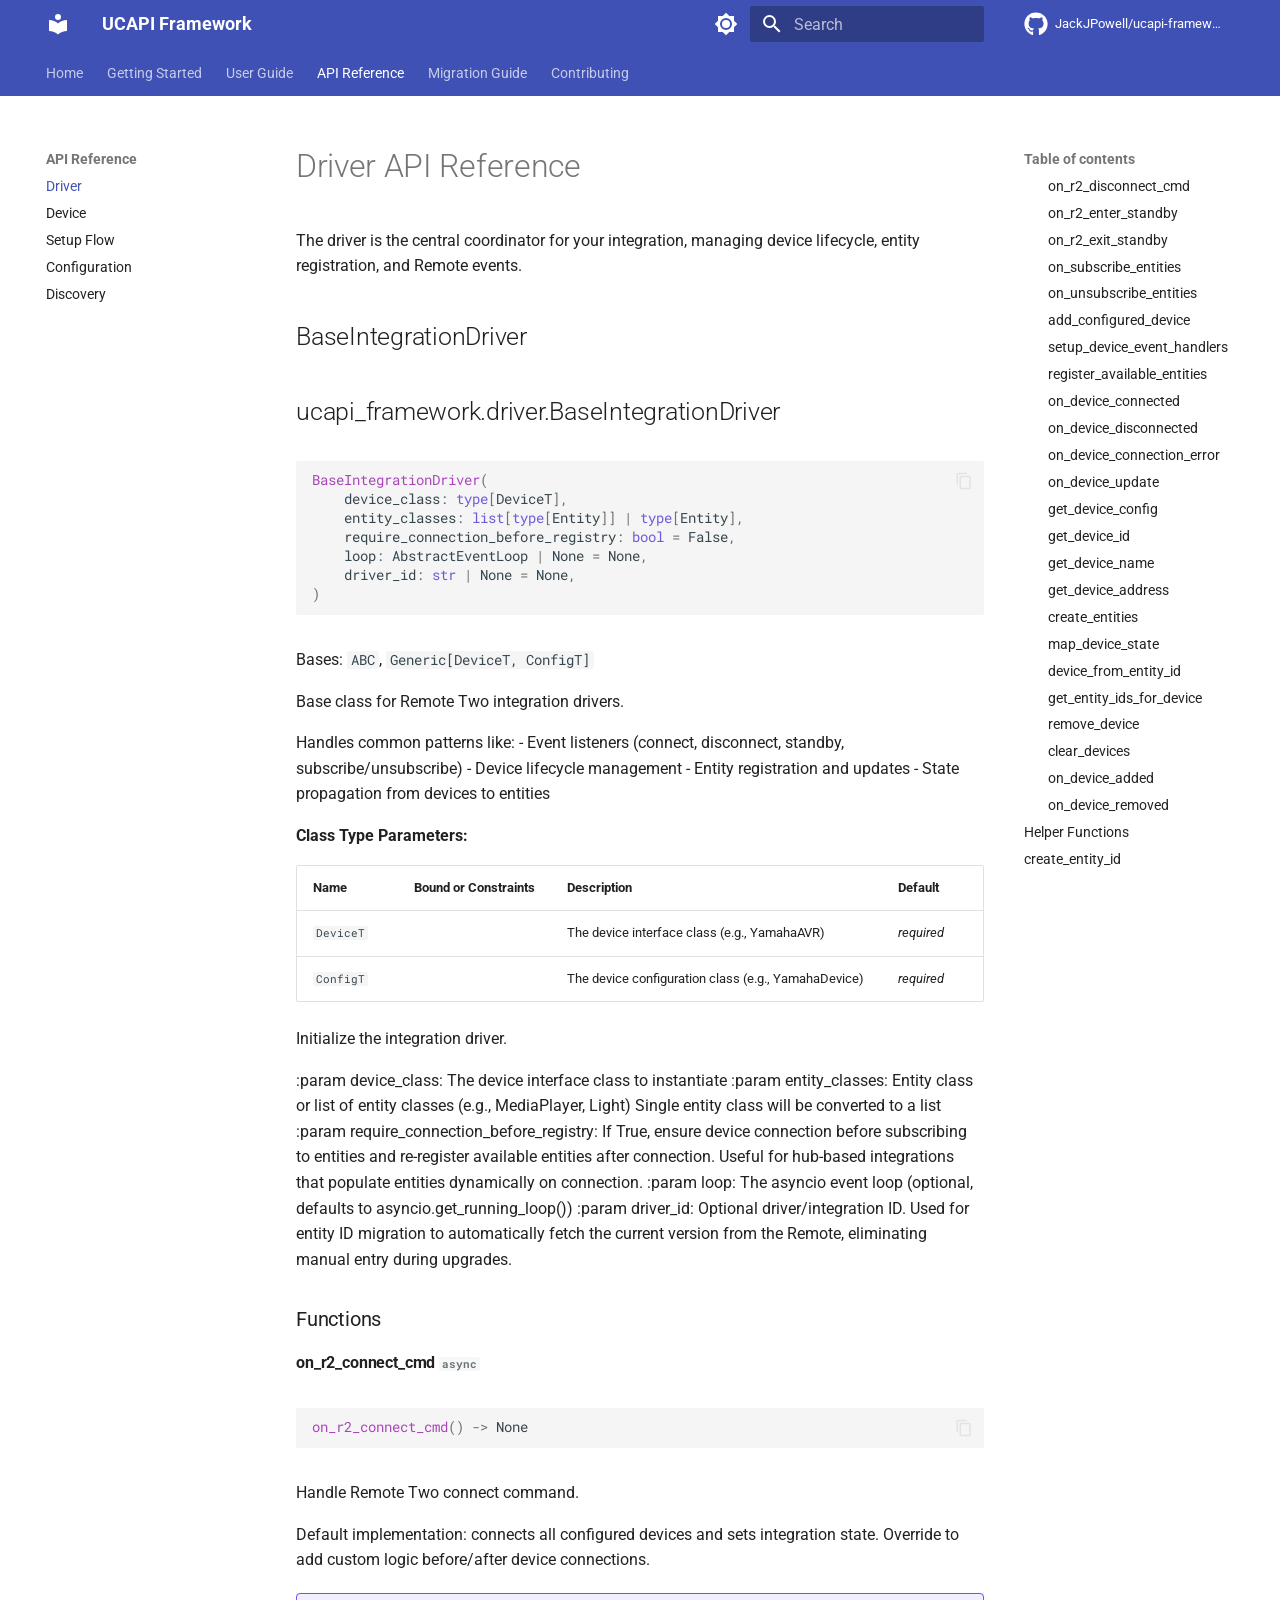
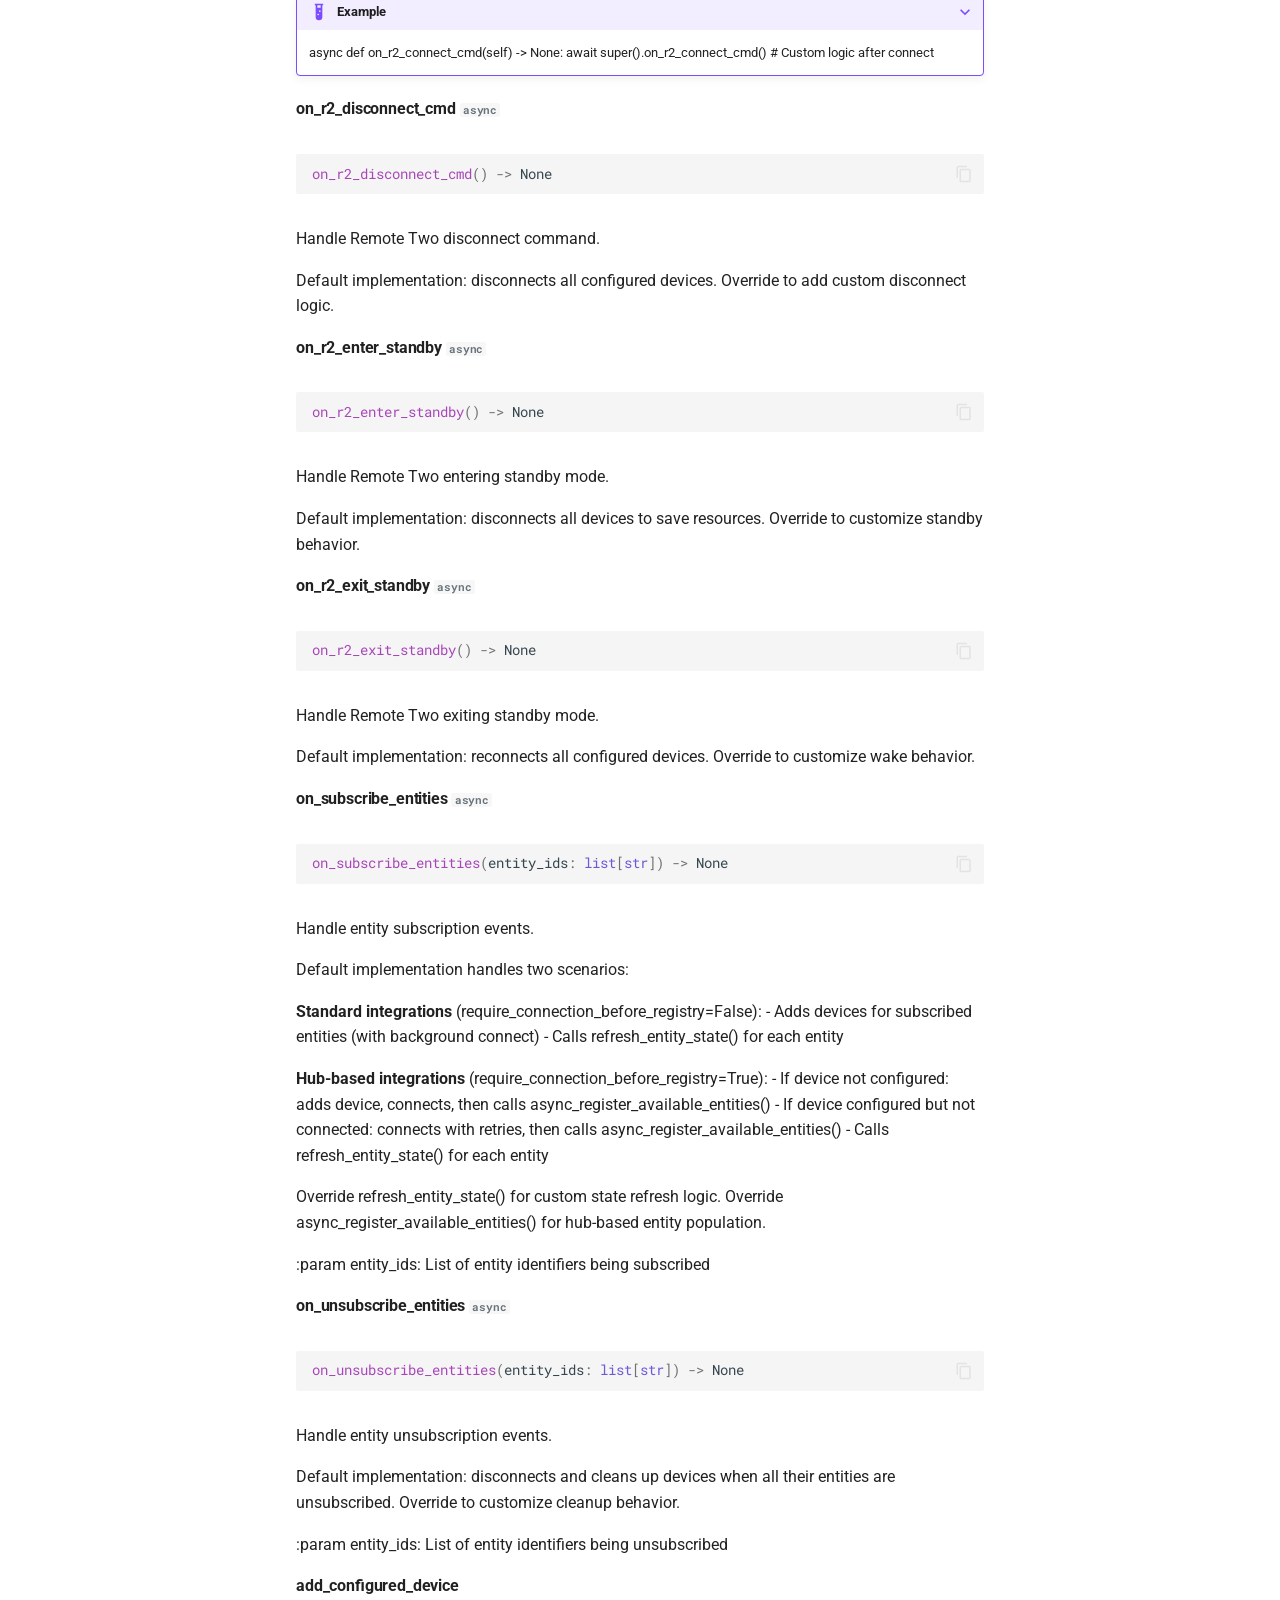
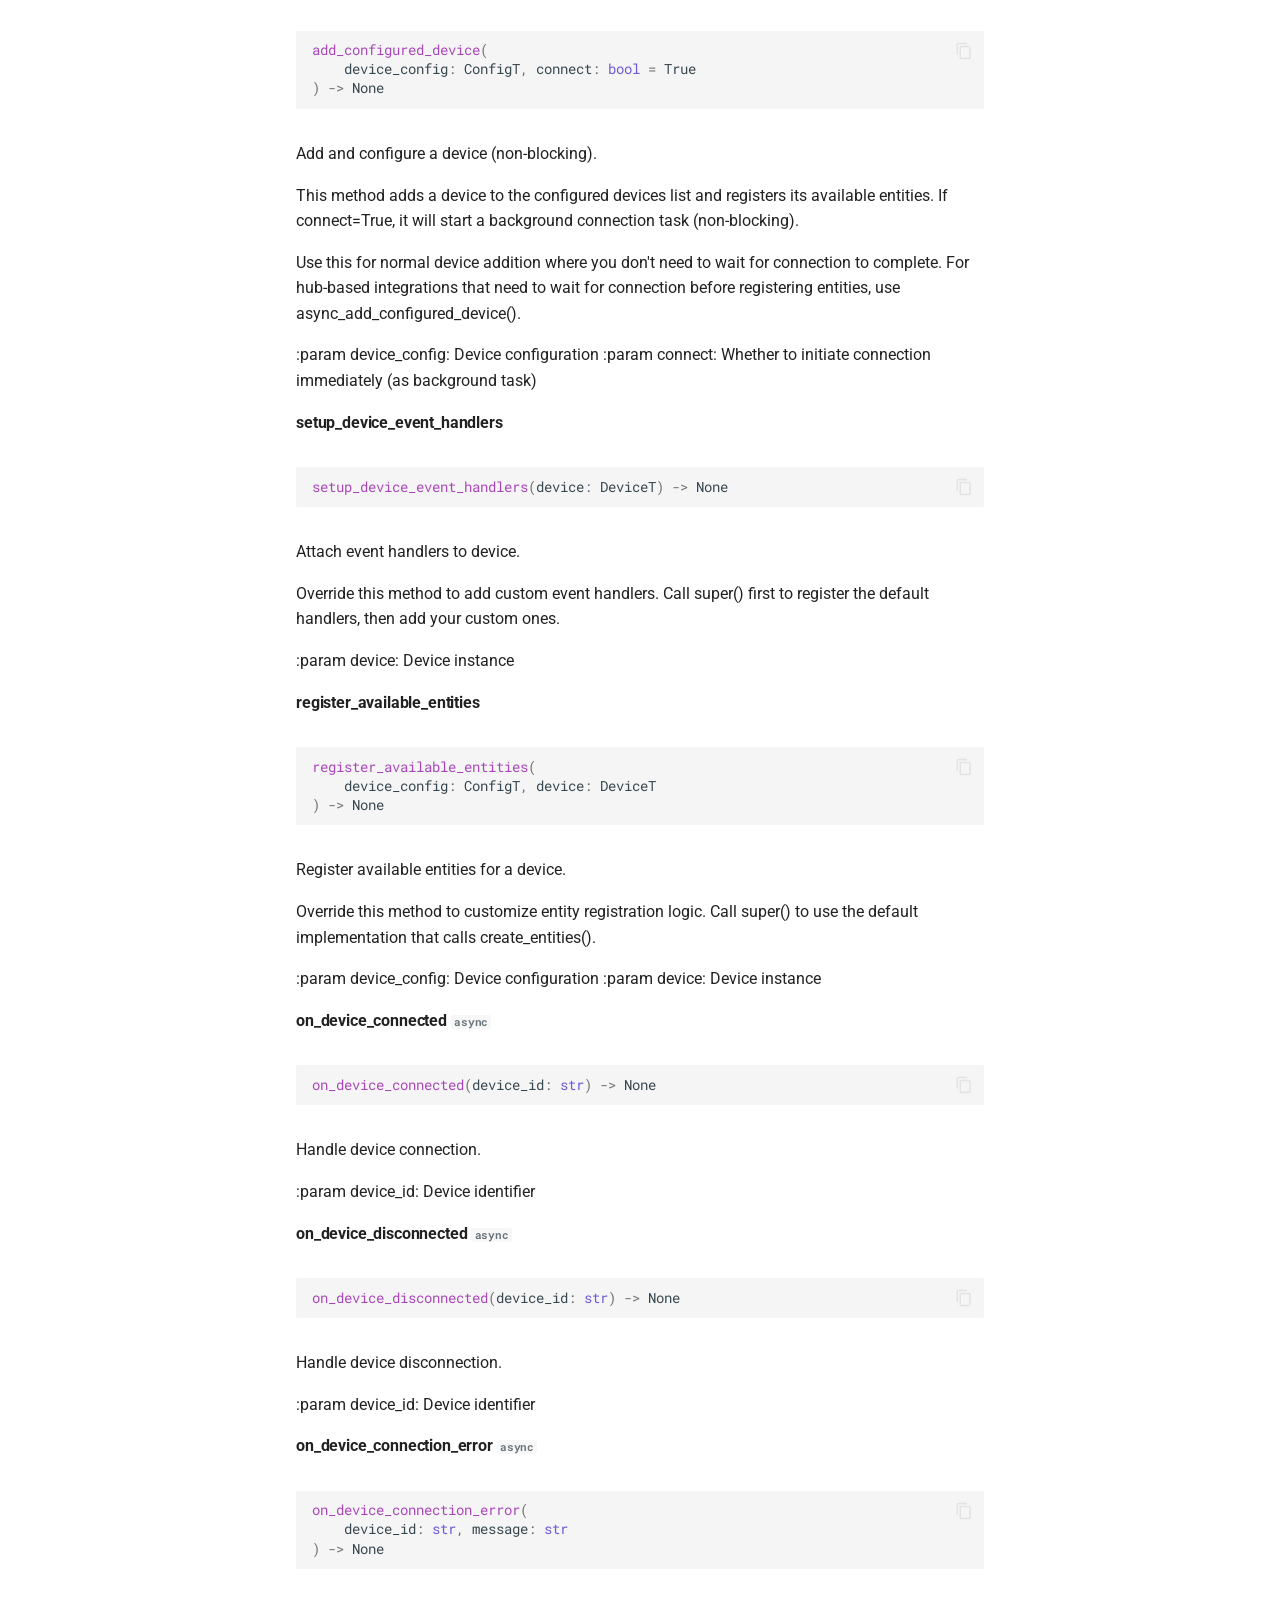
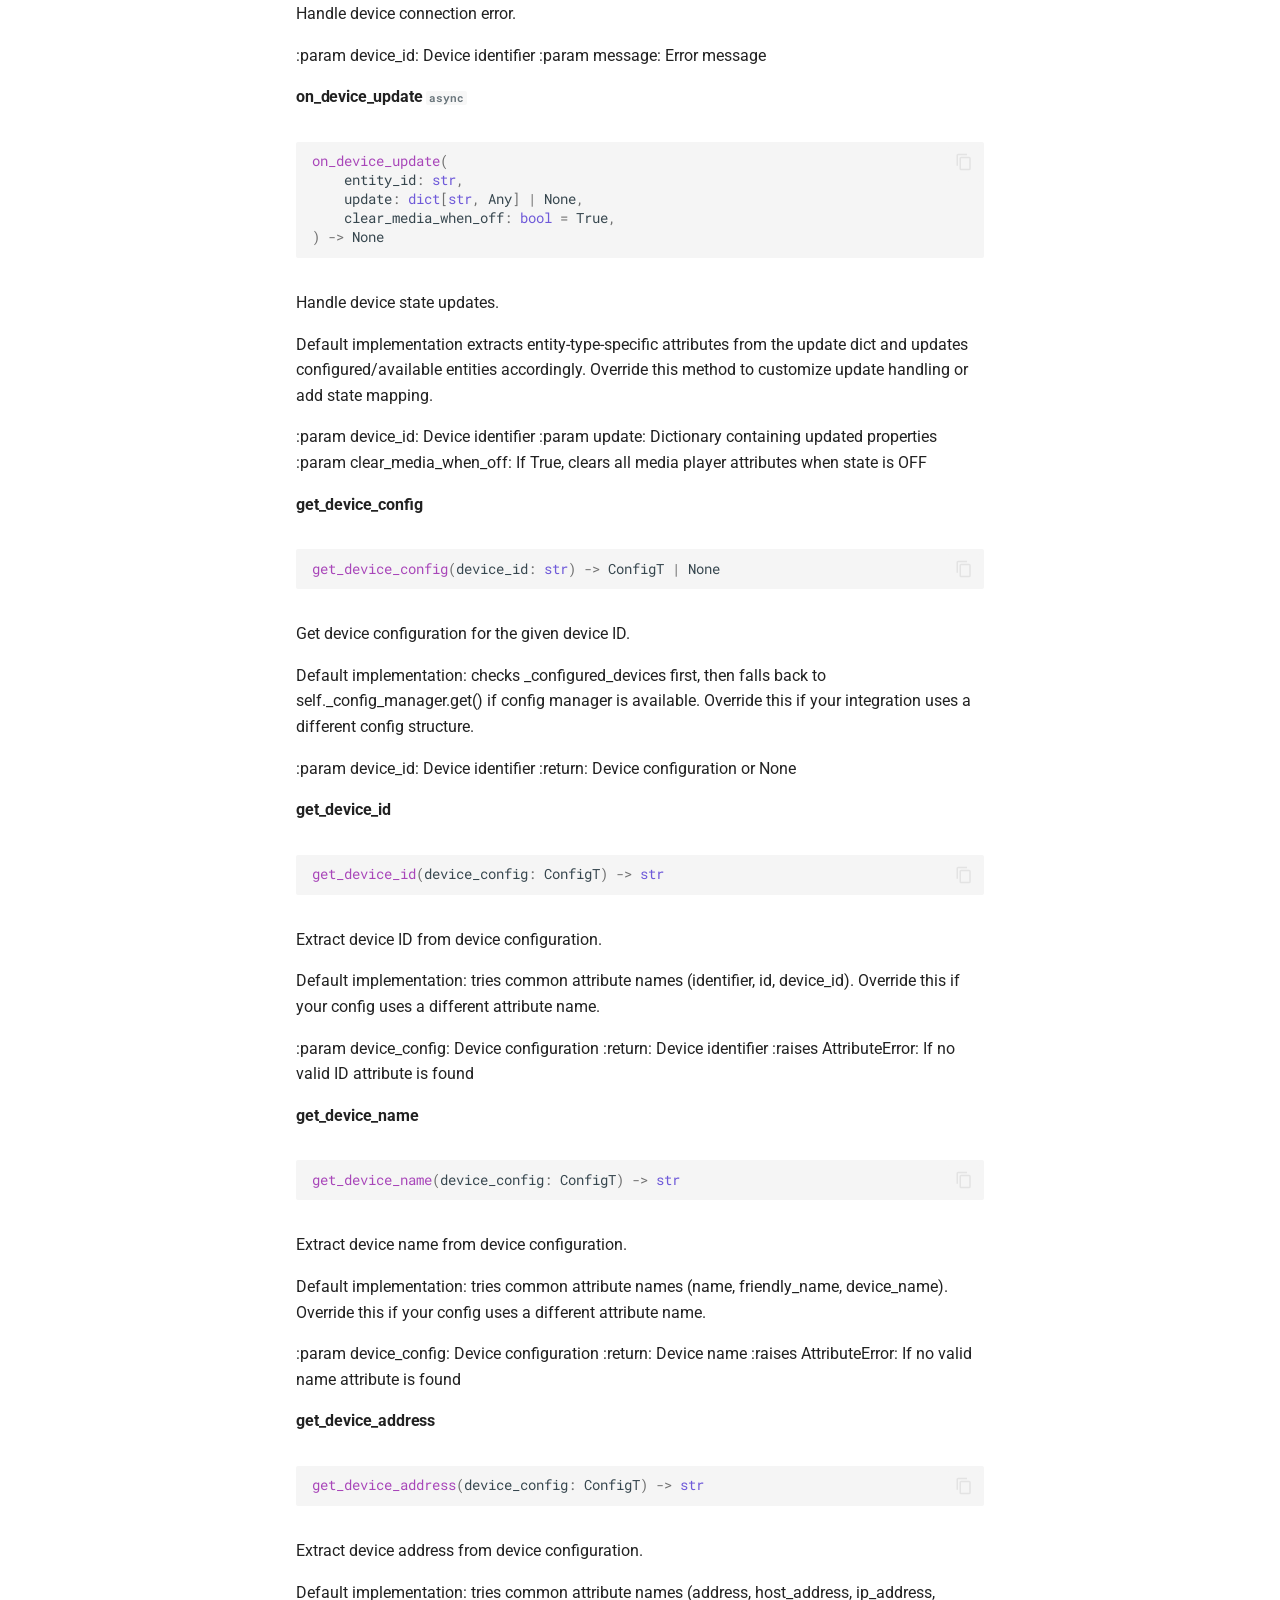
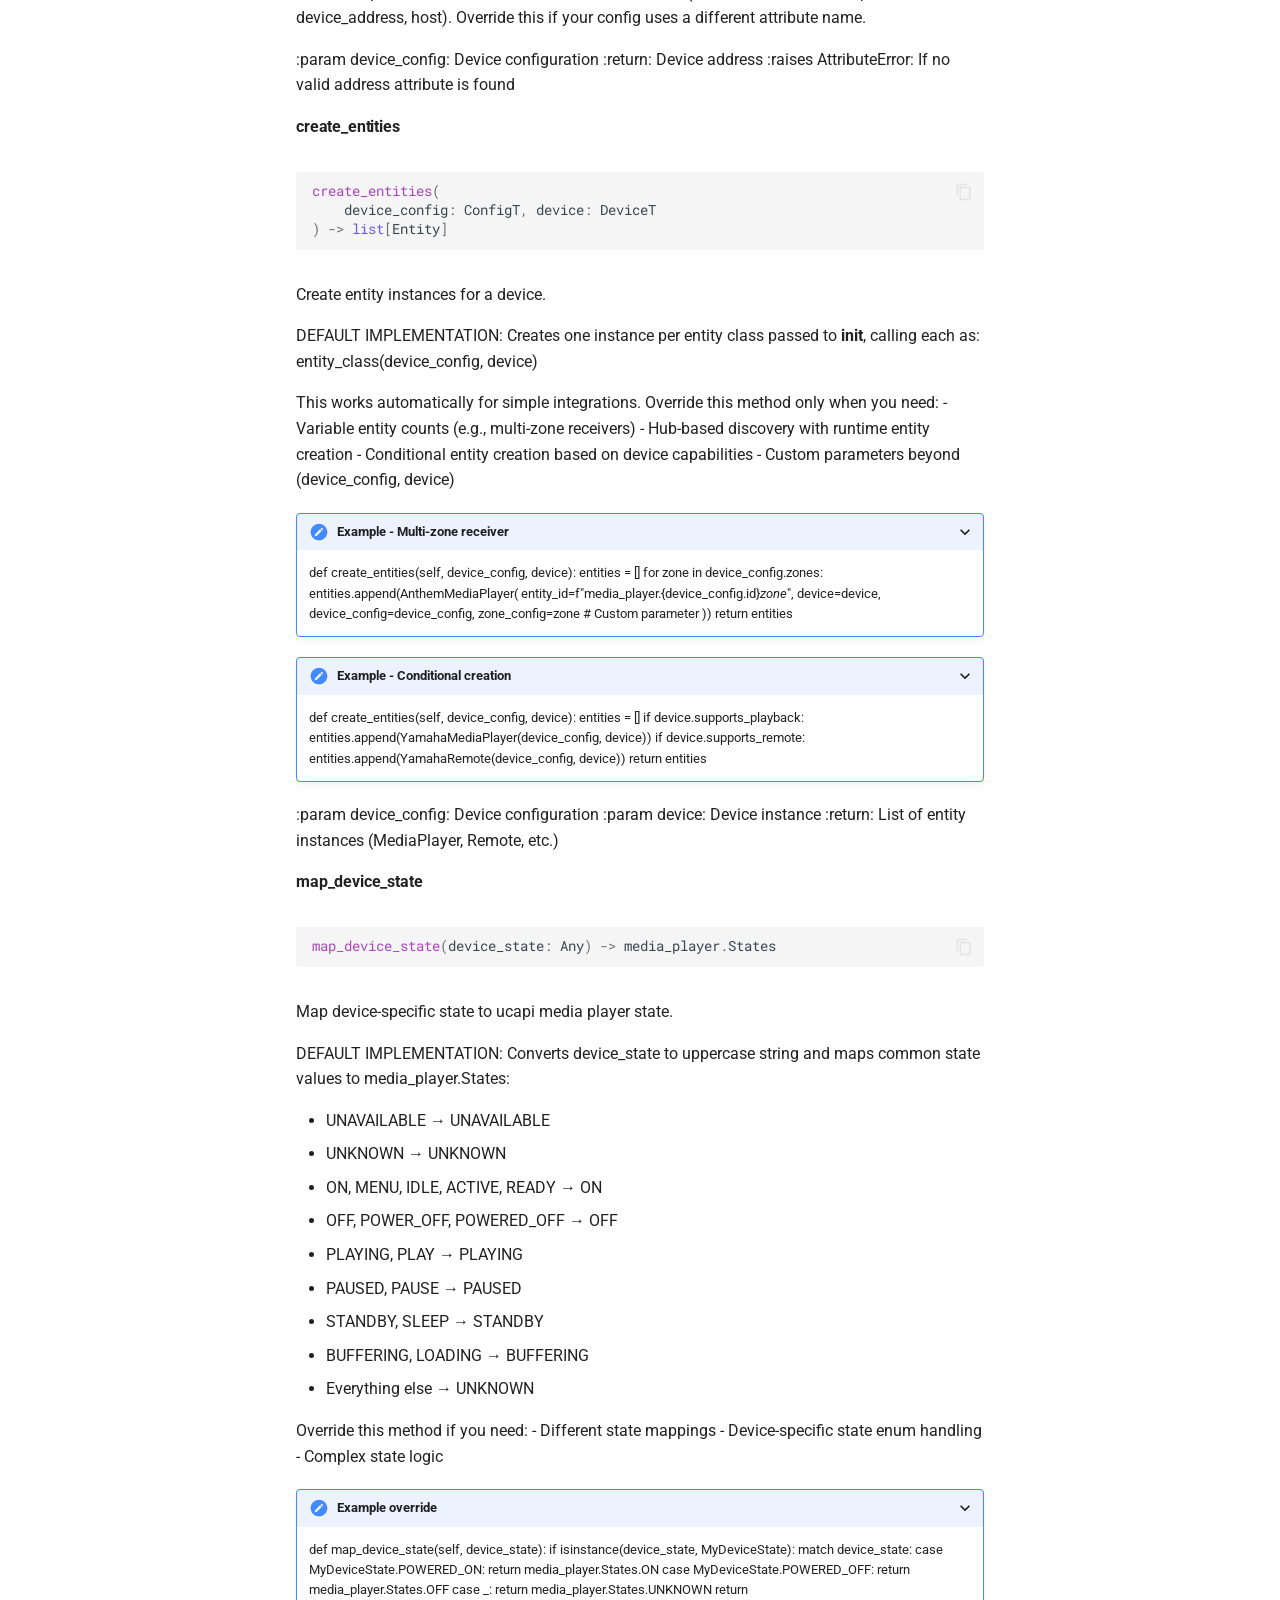
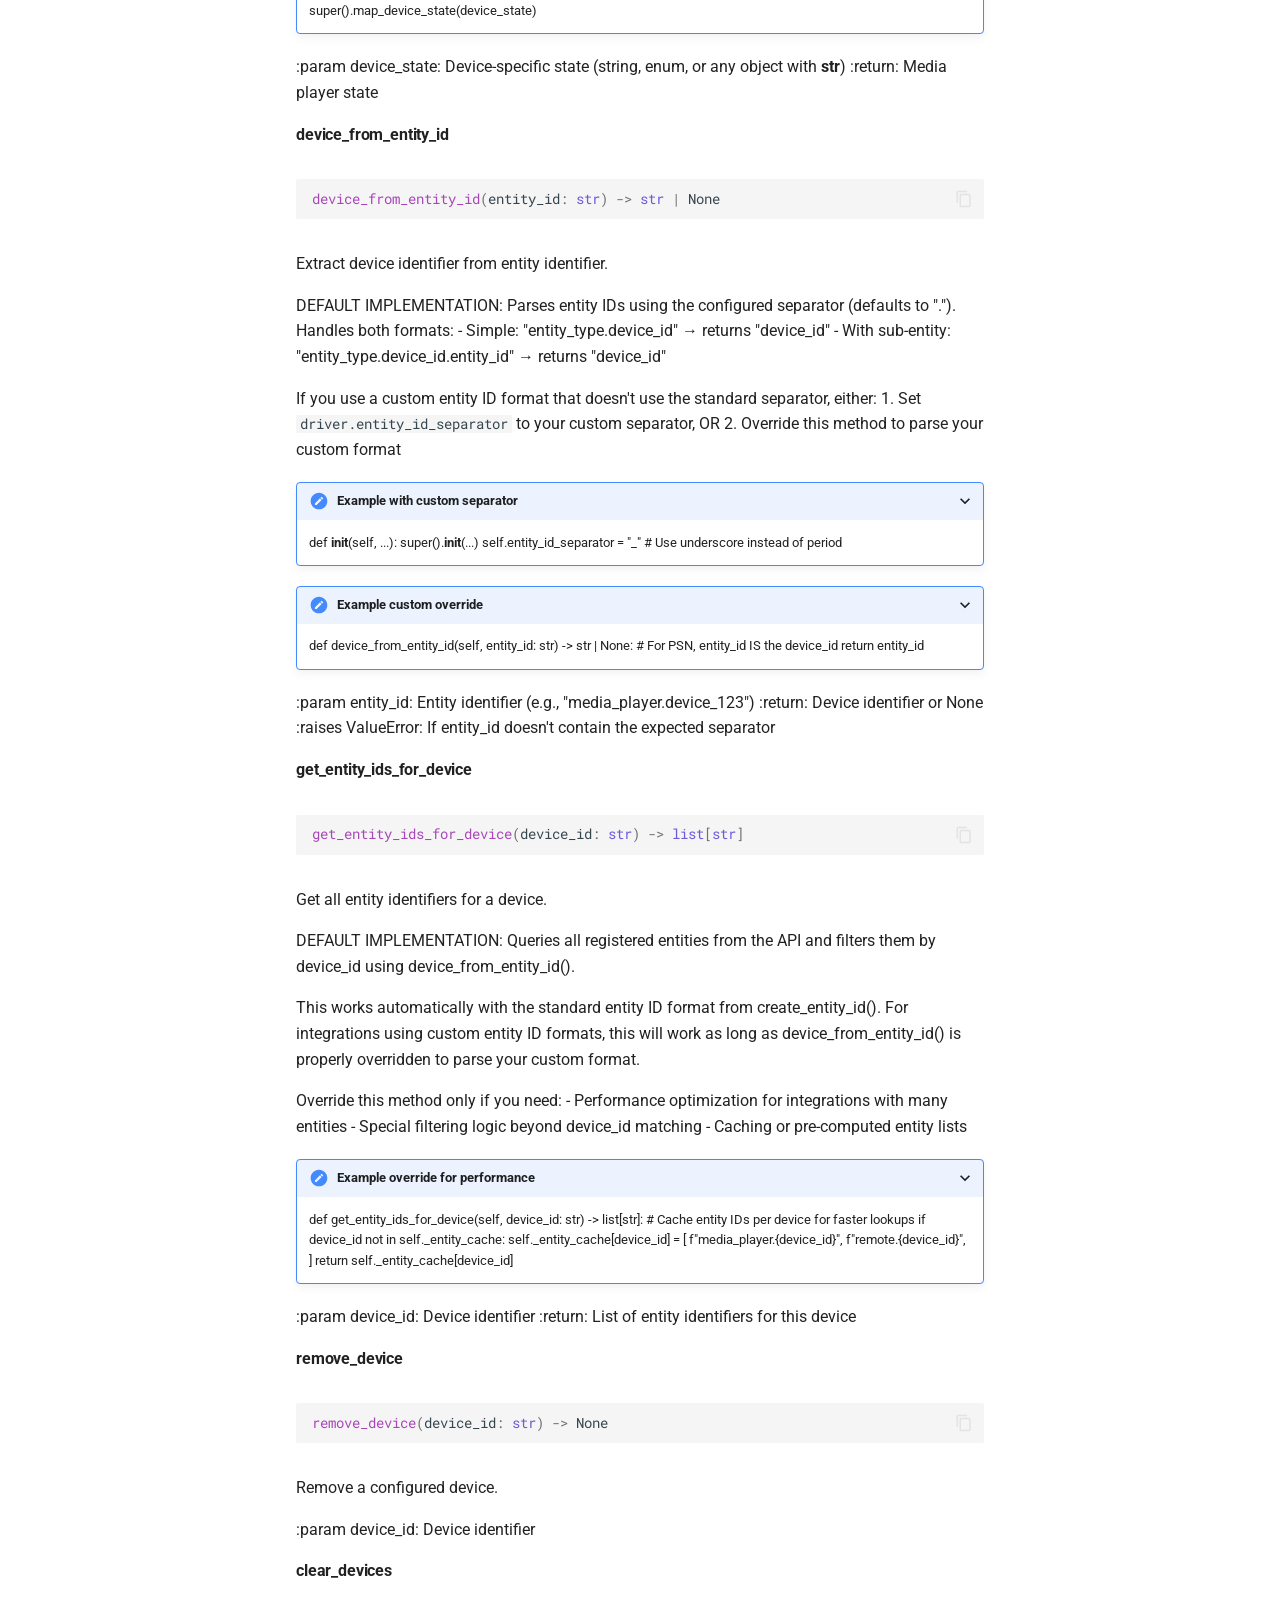
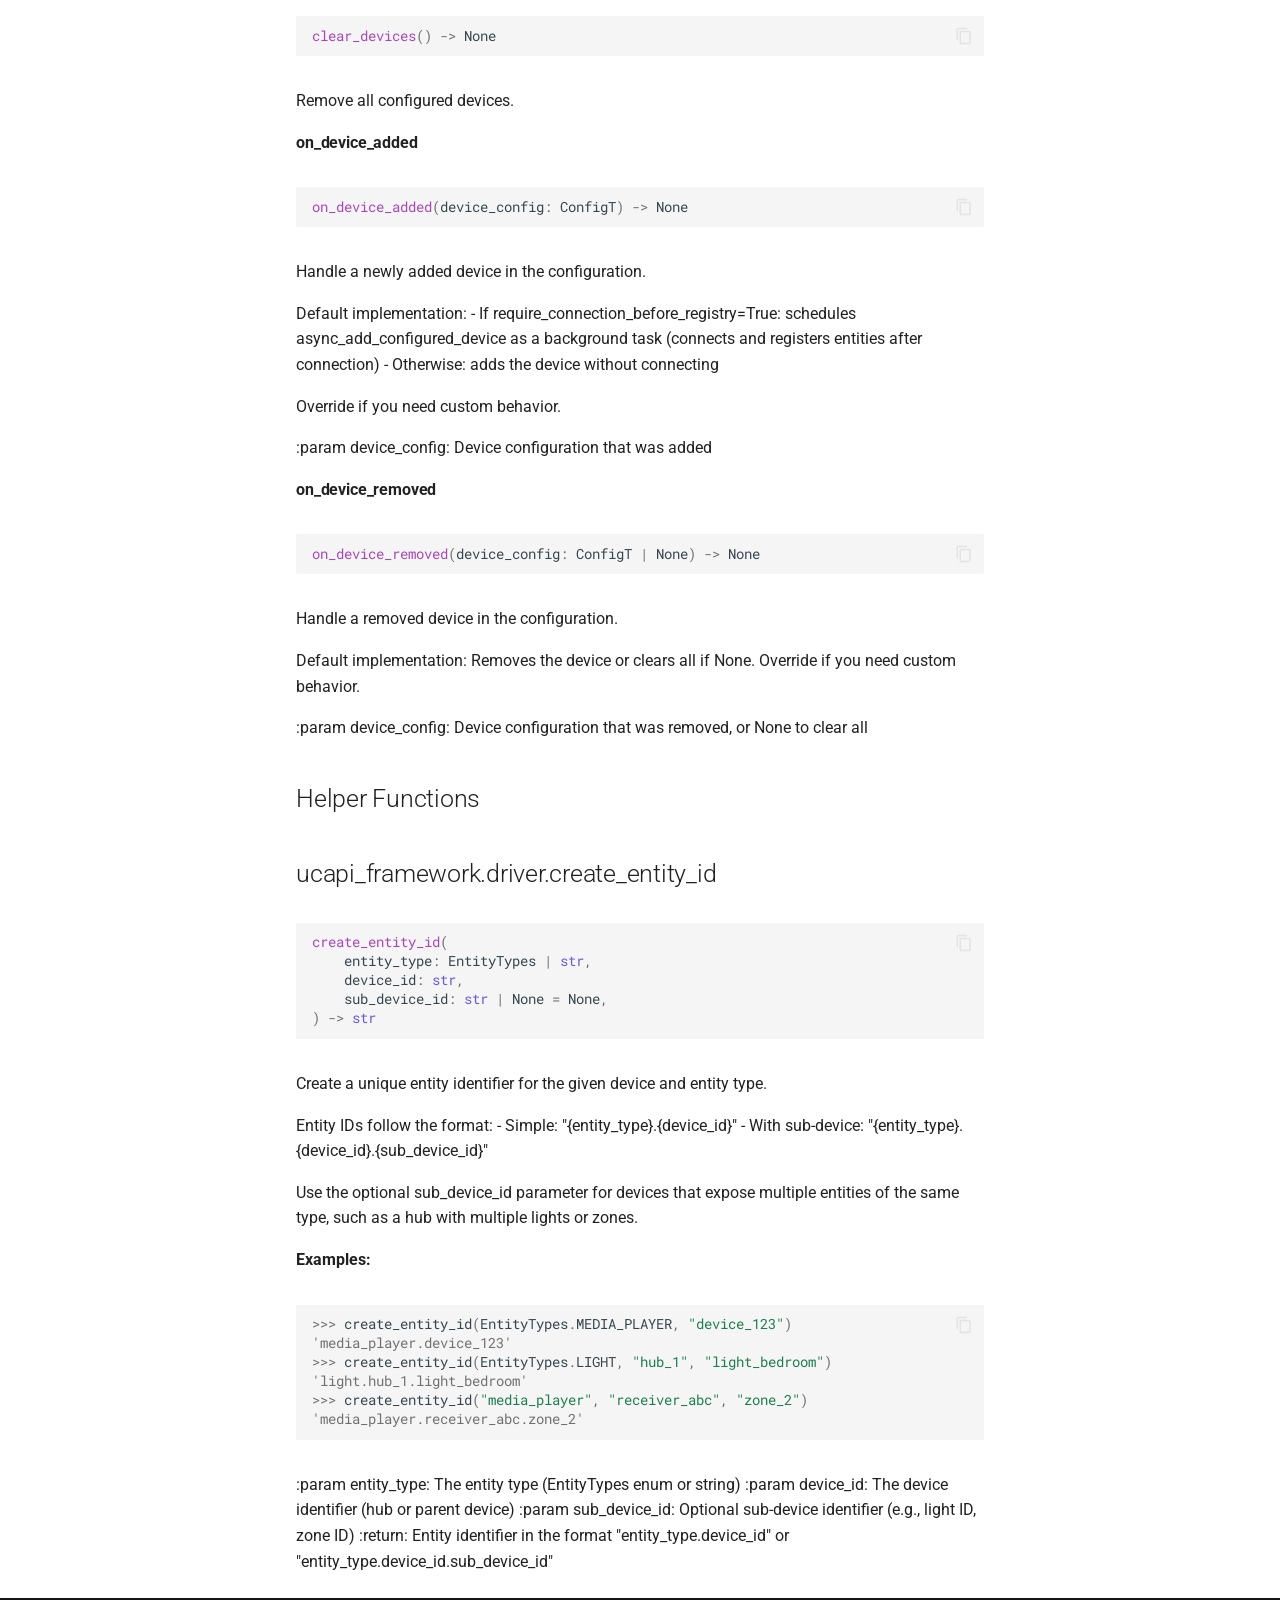
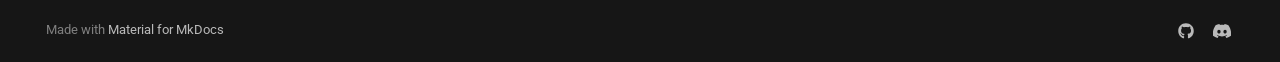
<file: api/driver/index.html>
<!doctype html>
<html lang="en" class="no-js">
  <head>
    
      <meta charset="utf-8">
      <meta name="viewport" content="width=device-width,initial-scale=1">
      
        <meta name="description" content="A framework for building Unfolded Circle Remote integrations">
      
      
        <meta name="author" content="Jack Powell">
      
      
        <link rel="canonical" href="https://jackjpowell.github.io/ucapi-framework/api/driver/">
      
      
        <link rel="prev" href="../../guide/driver/">
      
      
        <link rel="next" href="../device/">
      
      
        
      
      
      <link rel="icon" href="../../assets/images/favicon.png">
      <meta name="generator" content="mkdocs-1.6.1, mkdocs-material-9.7.0">
    
    
      
        <title>Driver - UCAPI Framework</title>
      
    
    
      <link rel="stylesheet" href="../../assets/stylesheets/main.618322db.min.css">
      
        
        <link rel="stylesheet" href="../../assets/stylesheets/palette.ab4e12ef.min.css">
      
      


    
    
      
    
    
      
        
        
        <link rel="preconnect" href="https://fonts.gstatic.com" crossorigin>
        <link rel="stylesheet" href="https://fonts.googleapis.com/css?family=Roboto:300,300i,400,400i,700,700i%7CRoboto+Mono:400,400i,700,700i&display=fallback">
        <style>:root{--md-text-font:"Roboto";--md-code-font:"Roboto Mono"}</style>
      
    
    
      <link rel="stylesheet" href="../../assets/_mkdocstrings.css">
    
      <link rel="stylesheet" href="../../stylesheets/extra.css">
    
    <script>__md_scope=new URL("../..",location),__md_hash=e=>[...e].reduce(((e,_)=>(e<<5)-e+_.charCodeAt(0)),0),__md_get=(e,_=localStorage,t=__md_scope)=>JSON.parse(_.getItem(t.pathname+"."+e)),__md_set=(e,_,t=localStorage,a=__md_scope)=>{try{t.setItem(a.pathname+"."+e,JSON.stringify(_))}catch(e){}}</script>
    
      

    
    
  </head>
  
  
    
    
      
    
    
    
    
    <body dir="ltr" data-md-color-scheme="default" data-md-color-primary="indigo" data-md-color-accent="indigo">
  
    
    <input class="md-toggle" data-md-toggle="drawer" type="checkbox" id="__drawer" autocomplete="off">
    <input class="md-toggle" data-md-toggle="search" type="checkbox" id="__search" autocomplete="off">
    <label class="md-overlay" for="__drawer"></label>
    <div data-md-component="skip">
      
        
        <a href="#driver-api-reference" class="md-skip">
          Skip to content
        </a>
      
    </div>
    <div data-md-component="announce">
      
    </div>
    
    
      

<header class="md-header" data-md-component="header">
  <nav class="md-header__inner md-grid" aria-label="Header">
    <a href="../.." title="UCAPI Framework" class="md-header__button md-logo" aria-label="UCAPI Framework" data-md-component="logo">
      
  
  <svg xmlns="http://www.w3.org/2000/svg" viewBox="0 0 24 24"><path d="M12 8a3 3 0 0 0 3-3 3 3 0 0 0-3-3 3 3 0 0 0-3 3 3 3 0 0 0 3 3m0 3.54C9.64 9.35 6.5 8 3 8v11c3.5 0 6.64 1.35 9 3.54 2.36-2.19 5.5-3.54 9-3.54V8c-3.5 0-6.64 1.35-9 3.54"/></svg>

    </a>
    <label class="md-header__button md-icon" for="__drawer">
      
      <svg xmlns="http://www.w3.org/2000/svg" viewBox="0 0 24 24"><path d="M3 6h18v2H3zm0 5h18v2H3zm0 5h18v2H3z"/></svg>
    </label>
    <div class="md-header__title" data-md-component="header-title">
      <div class="md-header__ellipsis">
        <div class="md-header__topic">
          <span class="md-ellipsis">
            UCAPI Framework
          </span>
        </div>
        <div class="md-header__topic" data-md-component="header-topic">
          <span class="md-ellipsis">
            
              Driver
            
          </span>
        </div>
      </div>
    </div>
    
      
        <form class="md-header__option" data-md-component="palette">
  
    
    
    
    <input class="md-option" data-md-color-media="(prefers-color-scheme: light)" data-md-color-scheme="default" data-md-color-primary="indigo" data-md-color-accent="indigo"  aria-label="Switch to dark mode"  type="radio" name="__palette" id="__palette_0">
    
      <label class="md-header__button md-icon" title="Switch to dark mode" for="__palette_1" hidden>
        <svg xmlns="http://www.w3.org/2000/svg" viewBox="0 0 24 24"><path d="M12 8a4 4 0 0 0-4 4 4 4 0 0 0 4 4 4 4 0 0 0 4-4 4 4 0 0 0-4-4m0 10a6 6 0 0 1-6-6 6 6 0 0 1 6-6 6 6 0 0 1 6 6 6 6 0 0 1-6 6m8-9.31V4h-4.69L12 .69 8.69 4H4v4.69L.69 12 4 15.31V20h4.69L12 23.31 15.31 20H20v-4.69L23.31 12z"/></svg>
      </label>
    
  
    
    
    
    <input class="md-option" data-md-color-media="(prefers-color-scheme: dark)" data-md-color-scheme="slate" data-md-color-primary="indigo" data-md-color-accent="indigo"  aria-label="Switch to light mode"  type="radio" name="__palette" id="__palette_1">
    
      <label class="md-header__button md-icon" title="Switch to light mode" for="__palette_0" hidden>
        <svg xmlns="http://www.w3.org/2000/svg" viewBox="0 0 24 24"><path d="M12 18c-.89 0-1.74-.2-2.5-.55C11.56 16.5 13 14.42 13 12s-1.44-4.5-3.5-5.45C10.26 6.2 11.11 6 12 6a6 6 0 0 1 6 6 6 6 0 0 1-6 6m8-9.31V4h-4.69L12 .69 8.69 4H4v4.69L.69 12 4 15.31V20h4.69L12 23.31 15.31 20H20v-4.69L23.31 12z"/></svg>
      </label>
    
  
</form>
      
    
    
      <script>var palette=__md_get("__palette");if(palette&&palette.color){if("(prefers-color-scheme)"===palette.color.media){var media=matchMedia("(prefers-color-scheme: light)"),input=document.querySelector(media.matches?"[data-md-color-media='(prefers-color-scheme: light)']":"[data-md-color-media='(prefers-color-scheme: dark)']");palette.color.media=input.getAttribute("data-md-color-media"),palette.color.scheme=input.getAttribute("data-md-color-scheme"),palette.color.primary=input.getAttribute("data-md-color-primary"),palette.color.accent=input.getAttribute("data-md-color-accent")}for(var[key,value]of Object.entries(palette.color))document.body.setAttribute("data-md-color-"+key,value)}</script>
    
    
    
      
      
        <label class="md-header__button md-icon" for="__search">
          
          <svg xmlns="http://www.w3.org/2000/svg" viewBox="0 0 24 24"><path d="M9.5 3A6.5 6.5 0 0 1 16 9.5c0 1.61-.59 3.09-1.56 4.23l.27.27h.79l5 5-1.5 1.5-5-5v-.79l-.27-.27A6.52 6.52 0 0 1 9.5 16 6.5 6.5 0 0 1 3 9.5 6.5 6.5 0 0 1 9.5 3m0 2C7 5 5 7 5 9.5S7 14 9.5 14 14 12 14 9.5 12 5 9.5 5"/></svg>
        </label>
        <div class="md-search" data-md-component="search" role="dialog">
  <label class="md-search__overlay" for="__search"></label>
  <div class="md-search__inner" role="search">
    <form class="md-search__form" name="search">
      <input type="text" class="md-search__input" name="query" aria-label="Search" placeholder="Search" autocapitalize="off" autocorrect="off" autocomplete="off" spellcheck="false" data-md-component="search-query" required>
      <label class="md-search__icon md-icon" for="__search">
        
        <svg xmlns="http://www.w3.org/2000/svg" viewBox="0 0 24 24"><path d="M9.5 3A6.5 6.5 0 0 1 16 9.5c0 1.61-.59 3.09-1.56 4.23l.27.27h.79l5 5-1.5 1.5-5-5v-.79l-.27-.27A6.52 6.52 0 0 1 9.5 16 6.5 6.5 0 0 1 3 9.5 6.5 6.5 0 0 1 9.5 3m0 2C7 5 5 7 5 9.5S7 14 9.5 14 14 12 14 9.5 12 5 9.5 5"/></svg>
        
        <svg xmlns="http://www.w3.org/2000/svg" viewBox="0 0 24 24"><path d="M20 11v2H8l5.5 5.5-1.42 1.42L4.16 12l7.92-7.92L13.5 5.5 8 11z"/></svg>
      </label>
      <nav class="md-search__options" aria-label="Search">
        
        <button type="reset" class="md-search__icon md-icon" title="Clear" aria-label="Clear" tabindex="-1">
          
          <svg xmlns="http://www.w3.org/2000/svg" viewBox="0 0 24 24"><path d="M19 6.41 17.59 5 12 10.59 6.41 5 5 6.41 10.59 12 5 17.59 6.41 19 12 13.41 17.59 19 19 17.59 13.41 12z"/></svg>
        </button>
      </nav>
      
        <div class="md-search__suggest" data-md-component="search-suggest"></div>
      
    </form>
    <div class="md-search__output">
      <div class="md-search__scrollwrap" tabindex="0" data-md-scrollfix>
        <div class="md-search-result" data-md-component="search-result">
          <div class="md-search-result__meta">
            Initializing search
          </div>
          <ol class="md-search-result__list" role="presentation"></ol>
        </div>
      </div>
    </div>
  </div>
</div>
      
    
    
      <div class="md-header__source">
        <a href="https://github.com/JackJPowell/ucapi-framework" title="Go to repository" class="md-source" data-md-component="source">
  <div class="md-source__icon md-icon">
    
    <svg xmlns="http://www.w3.org/2000/svg" viewBox="0 0 512 512"><!--! Font Awesome Free 7.1.0 by @fontawesome - https://fontawesome.com License - https://fontawesome.com/license/free (Icons: CC BY 4.0, Fonts: SIL OFL 1.1, Code: MIT License) Copyright 2025 Fonticons, Inc.--><path d="M173.9 397.4c0 2-2.3 3.6-5.2 3.6-3.3.3-5.6-1.3-5.6-3.6 0-2 2.3-3.6 5.2-3.6 3-.3 5.6 1.3 5.6 3.6m-31.1-4.5c-.7 2 1.3 4.3 4.3 4.9 2.6 1 5.6 0 6.2-2s-1.3-4.3-4.3-5.2c-2.6-.7-5.5.3-6.2 2.3m44.2-1.7c-2.9.7-4.9 2.6-4.6 4.9.3 2 2.9 3.3 5.9 2.6 2.9-.7 4.9-2.6 4.6-4.6-.3-1.9-3-3.2-5.9-2.9M252.8 8C114.1 8 8 113.3 8 252c0 110.9 69.8 205.8 169.5 239.2 12.8 2.3 17.3-5.6 17.3-12.1 0-6.2-.3-40.4-.3-61.4 0 0-70 15-84.7-29.8 0 0-11.4-29.1-27.8-36.6 0 0-22.9-15.7 1.6-15.4 0 0 24.9 2 38.6 25.8 21.9 38.6 58.6 27.5 72.9 20.9 2.3-16 8.8-27.1 16-33.7-55.9-6.2-112.3-14.3-112.3-110.5 0-27.5 7.6-41.3 23.6-58.9-2.6-6.5-11.1-33.3 2.6-67.9 20.9-6.5 69 27 69 27 20-5.6 41.5-8.5 62.8-8.5s42.8 2.9 62.8 8.5c0 0 48.1-33.6 69-27 13.7 34.7 5.2 61.4 2.6 67.9 16 17.7 25.8 31.5 25.8 58.9 0 96.5-58.9 104.2-114.8 110.5 9.2 7.9 17 22.9 17 46.4 0 33.7-.3 75.4-.3 83.6 0 6.5 4.6 14.4 17.3 12.1C436.2 457.8 504 362.9 504 252 504 113.3 391.5 8 252.8 8M105.2 352.9c-1.3 1-1 3.3.7 5.2 1.6 1.6 3.9 2.3 5.2 1 1.3-1 1-3.3-.7-5.2-1.6-1.6-3.9-2.3-5.2-1m-10.8-8.1c-.7 1.3.3 2.9 2.3 3.9 1.6 1 3.6.7 4.3-.7.7-1.3-.3-2.9-2.3-3.9-2-.6-3.6-.3-4.3.7m32.4 35.6c-1.6 1.3-1 4.3 1.3 6.2 2.3 2.3 5.2 2.6 6.5 1 1.3-1.3.7-4.3-1.3-6.2-2.2-2.3-5.2-2.6-6.5-1m-11.4-14.7c-1.6 1-1.6 3.6 0 5.9s4.3 3.3 5.6 2.3c1.6-1.3 1.6-3.9 0-6.2-1.4-2.3-4-3.3-5.6-2"/></svg>
  </div>
  <div class="md-source__repository">
    JackJPowell/ucapi-framework
  </div>
</a>
      </div>
    
  </nav>
  
</header>
    
    <div class="md-container" data-md-component="container">
      
      
        
          
            
<nav class="md-tabs" aria-label="Tabs" data-md-component="tabs">
  <div class="md-grid">
    <ul class="md-tabs__list">
      
        
  
  
  
  
    <li class="md-tabs__item">
      <a href="../.." class="md-tabs__link">
        
  
  
    
  
  Home

      </a>
    </li>
  

      
        
  
  
  
  
    <li class="md-tabs__item">
      <a href="../../getting-started/" class="md-tabs__link">
        
  
  
    
  
  Getting Started

      </a>
    </li>
  

      
        
  
  
  
  
    
    
      <li class="md-tabs__item">
        <a href="../../guide/setup-flow/" class="md-tabs__link">
          
  
  
  User Guide

        </a>
      </li>
    
  

      
        
  
  
  
    
  
  
    
    
      <li class="md-tabs__item md-tabs__item--active">
        <a href="./" class="md-tabs__link">
          
  
  
  API Reference

        </a>
      </li>
    
  

      
        
  
  
  
  
    <li class="md-tabs__item">
      <a href="../../migration-guide/" class="md-tabs__link">
        
  
  
    
  
  Migration Guide

      </a>
    </li>
  

      
        
  
  
  
  
    <li class="md-tabs__item">
      <a href="../../contributing/" class="md-tabs__link">
        
  
  
    
  
  Contributing

      </a>
    </li>
  

      
    </ul>
  </div>
</nav>
          
        
      
      <main class="md-main" data-md-component="main">
        <div class="md-main__inner md-grid">
          
            
              
              <div class="md-sidebar md-sidebar--primary" data-md-component="sidebar" data-md-type="navigation" >
                <div class="md-sidebar__scrollwrap">
                  <div class="md-sidebar__inner">
                    


  


<nav class="md-nav md-nav--primary md-nav--lifted" aria-label="Navigation" data-md-level="0">
  <label class="md-nav__title" for="__drawer">
    <a href="../.." title="UCAPI Framework" class="md-nav__button md-logo" aria-label="UCAPI Framework" data-md-component="logo">
      
  
  <svg xmlns="http://www.w3.org/2000/svg" viewBox="0 0 24 24"><path d="M12 8a3 3 0 0 0 3-3 3 3 0 0 0-3-3 3 3 0 0 0-3 3 3 3 0 0 0 3 3m0 3.54C9.64 9.35 6.5 8 3 8v11c3.5 0 6.64 1.35 9 3.54 2.36-2.19 5.5-3.54 9-3.54V8c-3.5 0-6.64 1.35-9 3.54"/></svg>

    </a>
    UCAPI Framework
  </label>
  
    <div class="md-nav__source">
      <a href="https://github.com/JackJPowell/ucapi-framework" title="Go to repository" class="md-source" data-md-component="source">
  <div class="md-source__icon md-icon">
    
    <svg xmlns="http://www.w3.org/2000/svg" viewBox="0 0 512 512"><!--! Font Awesome Free 7.1.0 by @fontawesome - https://fontawesome.com License - https://fontawesome.com/license/free (Icons: CC BY 4.0, Fonts: SIL OFL 1.1, Code: MIT License) Copyright 2025 Fonticons, Inc.--><path d="M173.9 397.4c0 2-2.3 3.6-5.2 3.6-3.3.3-5.6-1.3-5.6-3.6 0-2 2.3-3.6 5.2-3.6 3-.3 5.6 1.3 5.6 3.6m-31.1-4.5c-.7 2 1.3 4.3 4.3 4.9 2.6 1 5.6 0 6.2-2s-1.3-4.3-4.3-5.2c-2.6-.7-5.5.3-6.2 2.3m44.2-1.7c-2.9.7-4.9 2.6-4.6 4.9.3 2 2.9 3.3 5.9 2.6 2.9-.7 4.9-2.6 4.6-4.6-.3-1.9-3-3.2-5.9-2.9M252.8 8C114.1 8 8 113.3 8 252c0 110.9 69.8 205.8 169.5 239.2 12.8 2.3 17.3-5.6 17.3-12.1 0-6.2-.3-40.4-.3-61.4 0 0-70 15-84.7-29.8 0 0-11.4-29.1-27.8-36.6 0 0-22.9-15.7 1.6-15.4 0 0 24.9 2 38.6 25.8 21.9 38.6 58.6 27.5 72.9 20.9 2.3-16 8.8-27.1 16-33.7-55.9-6.2-112.3-14.3-112.3-110.5 0-27.5 7.6-41.3 23.6-58.9-2.6-6.5-11.1-33.3 2.6-67.9 20.9-6.5 69 27 69 27 20-5.6 41.5-8.5 62.8-8.5s42.8 2.9 62.8 8.5c0 0 48.1-33.6 69-27 13.7 34.7 5.2 61.4 2.6 67.9 16 17.7 25.8 31.5 25.8 58.9 0 96.5-58.9 104.2-114.8 110.5 9.2 7.9 17 22.9 17 46.4 0 33.7-.3 75.4-.3 83.6 0 6.5 4.6 14.4 17.3 12.1C436.2 457.8 504 362.9 504 252 504 113.3 391.5 8 252.8 8M105.2 352.9c-1.3 1-1 3.3.7 5.2 1.6 1.6 3.9 2.3 5.2 1 1.3-1 1-3.3-.7-5.2-1.6-1.6-3.9-2.3-5.2-1m-10.8-8.1c-.7 1.3.3 2.9 2.3 3.9 1.6 1 3.6.7 4.3-.7.7-1.3-.3-2.9-2.3-3.9-2-.6-3.6-.3-4.3.7m32.4 35.6c-1.6 1.3-1 4.3 1.3 6.2 2.3 2.3 5.2 2.6 6.5 1 1.3-1.3.7-4.3-1.3-6.2-2.2-2.3-5.2-2.6-6.5-1m-11.4-14.7c-1.6 1-1.6 3.6 0 5.9s4.3 3.3 5.6 2.3c1.6-1.3 1.6-3.9 0-6.2-1.4-2.3-4-3.3-5.6-2"/></svg>
  </div>
  <div class="md-source__repository">
    JackJPowell/ucapi-framework
  </div>
</a>
    </div>
  
  <ul class="md-nav__list" data-md-scrollfix>
    
      
      
  
  
  
  
    <li class="md-nav__item">
      <a href="../.." class="md-nav__link">
        
  
  
  <span class="md-ellipsis">
    
  
    Home
  

    
  </span>
  
  

      </a>
    </li>
  

    
      
      
  
  
  
  
    <li class="md-nav__item">
      <a href="../../getting-started/" class="md-nav__link">
        
  
  
  <span class="md-ellipsis">
    
  
    Getting Started
  

    
  </span>
  
  

      </a>
    </li>
  

    
      
      
  
  
  
  
    
    
    
    
      
      
        
      
    
    
    <li class="md-nav__item md-nav__item--nested">
      
        
        
        <input class="md-nav__toggle md-toggle " type="checkbox" id="__nav_3" >
        
          
          <label class="md-nav__link" for="__nav_3" id="__nav_3_label" tabindex="0">
            
  
  
  <span class="md-ellipsis">
    
  
    User Guide
  

    
  </span>
  
  

            <span class="md-nav__icon md-icon"></span>
          </label>
        
        <nav class="md-nav" data-md-level="1" aria-labelledby="__nav_3_label" aria-expanded="false">
          <label class="md-nav__title" for="__nav_3">
            <span class="md-nav__icon md-icon"></span>
            
  
    User Guide
  

          </label>
          <ul class="md-nav__list" data-md-scrollfix>
            
              
                
  
  
  
  
    <li class="md-nav__item">
      <a href="../../guide/setup-flow/" class="md-nav__link">
        
  
  
  <span class="md-ellipsis">
    
  
    Setup Flow
  

    
  </span>
  
  

      </a>
    </li>
  

              
            
              
                
  
  
  
  
    <li class="md-nav__item">
      <a href="../../guide/device-patterns/" class="md-nav__link">
        
  
  
  <span class="md-ellipsis">
    
  
    Device Patterns
  

    
  </span>
  
  

      </a>
    </li>
  

              
            
              
                
  
  
  
  
    <li class="md-nav__item">
      <a href="../../guide/configuration/" class="md-nav__link">
        
  
  
  <span class="md-ellipsis">
    
  
    Configuration Management
  

    
  </span>
  
  

      </a>
    </li>
  

              
            
              
                
  
  
  
  
    <li class="md-nav__item">
      <a href="../../guide/discovery/" class="md-nav__link">
        
  
  
  <span class="md-ellipsis">
    
  
    Discovery
  

    
  </span>
  
  

      </a>
    </li>
  

              
            
              
                
  
  
  
  
    <li class="md-nav__item">
      <a href="../../guide/driver/" class="md-nav__link">
        
  
  
  <span class="md-ellipsis">
    
  
    Driver Integration
  

    
  </span>
  
  

      </a>
    </li>
  

              
            
          </ul>
        </nav>
      
    </li>
  

    
      
      
  
  
    
  
  
  
    
    
    
    
      
        
        
      
      
        
      
    
    
    <li class="md-nav__item md-nav__item--active md-nav__item--section md-nav__item--nested">
      
        
        
        <input class="md-nav__toggle md-toggle " type="checkbox" id="__nav_4" checked>
        
          
          <label class="md-nav__link" for="__nav_4" id="__nav_4_label" tabindex="">
            
  
  
  <span class="md-ellipsis">
    
  
    API Reference
  

    
  </span>
  
  

            <span class="md-nav__icon md-icon"></span>
          </label>
        
        <nav class="md-nav" data-md-level="1" aria-labelledby="__nav_4_label" aria-expanded="true">
          <label class="md-nav__title" for="__nav_4">
            <span class="md-nav__icon md-icon"></span>
            
  
    API Reference
  

          </label>
          <ul class="md-nav__list" data-md-scrollfix>
            
              
                
  
  
    
  
  
  
    <li class="md-nav__item md-nav__item--active">
      
      <input class="md-nav__toggle md-toggle" type="checkbox" id="__toc">
      
      
        
      
      
        <label class="md-nav__link md-nav__link--active" for="__toc">
          
  
  
  <span class="md-ellipsis">
    
  
    Driver
  

    
  </span>
  
  

          <span class="md-nav__icon md-icon"></span>
        </label>
      
      <a href="./" class="md-nav__link md-nav__link--active">
        
  
  
  <span class="md-ellipsis">
    
  
    Driver
  

    
  </span>
  
  

      </a>
      
        

<nav class="md-nav md-nav--secondary" aria-label="Table of contents">
  
  
  
    
  
  
    <label class="md-nav__title" for="__toc">
      <span class="md-nav__icon md-icon"></span>
      Table of contents
    </label>
    <ul class="md-nav__list" data-md-component="toc" data-md-scrollfix>
      
        <li class="md-nav__item">
  <a href="#baseintegrationdriver" class="md-nav__link">
    <span class="md-ellipsis">
      
        BaseIntegrationDriver
      
    </span>
  </a>
  
</li>
      
        <li class="md-nav__item">
  <a href="#ucapi_framework.driver.BaseIntegrationDriver" class="md-nav__link">
    <span class="md-ellipsis">
      
        BaseIntegrationDriver
      
    </span>
  </a>
  
    <nav class="md-nav" aria-label="BaseIntegrationDriver">
      <ul class="md-nav__list">
        
          <li class="md-nav__item">
  <a href="#ucapi_framework.driver.BaseIntegrationDriver-functions" class="md-nav__link">
    <span class="md-ellipsis">
      
        Functions
      
    </span>
  </a>
  
    <nav class="md-nav" aria-label="Functions">
      <ul class="md-nav__list">
        
          <li class="md-nav__item">
  <a href="#ucapi_framework.driver.BaseIntegrationDriver.on_r2_connect_cmd" class="md-nav__link">
    <span class="md-ellipsis">
      
        on_r2_connect_cmd
      
    </span>
  </a>
  
</li>
        
          <li class="md-nav__item">
  <a href="#ucapi_framework.driver.BaseIntegrationDriver.on_r2_disconnect_cmd" class="md-nav__link">
    <span class="md-ellipsis">
      
        on_r2_disconnect_cmd
      
    </span>
  </a>
  
</li>
        
          <li class="md-nav__item">
  <a href="#ucapi_framework.driver.BaseIntegrationDriver.on_r2_enter_standby" class="md-nav__link">
    <span class="md-ellipsis">
      
        on_r2_enter_standby
      
    </span>
  </a>
  
</li>
        
          <li class="md-nav__item">
  <a href="#ucapi_framework.driver.BaseIntegrationDriver.on_r2_exit_standby" class="md-nav__link">
    <span class="md-ellipsis">
      
        on_r2_exit_standby
      
    </span>
  </a>
  
</li>
        
          <li class="md-nav__item">
  <a href="#ucapi_framework.driver.BaseIntegrationDriver.on_subscribe_entities" class="md-nav__link">
    <span class="md-ellipsis">
      
        on_subscribe_entities
      
    </span>
  </a>
  
</li>
        
          <li class="md-nav__item">
  <a href="#ucapi_framework.driver.BaseIntegrationDriver.on_unsubscribe_entities" class="md-nav__link">
    <span class="md-ellipsis">
      
        on_unsubscribe_entities
      
    </span>
  </a>
  
</li>
        
          <li class="md-nav__item">
  <a href="#ucapi_framework.driver.BaseIntegrationDriver.add_configured_device" class="md-nav__link">
    <span class="md-ellipsis">
      
        add_configured_device
      
    </span>
  </a>
  
</li>
        
          <li class="md-nav__item">
  <a href="#ucapi_framework.driver.BaseIntegrationDriver.setup_device_event_handlers" class="md-nav__link">
    <span class="md-ellipsis">
      
        setup_device_event_handlers
      
    </span>
  </a>
  
</li>
        
          <li class="md-nav__item">
  <a href="#ucapi_framework.driver.BaseIntegrationDriver.register_available_entities" class="md-nav__link">
    <span class="md-ellipsis">
      
        register_available_entities
      
    </span>
  </a>
  
</li>
        
          <li class="md-nav__item">
  <a href="#ucapi_framework.driver.BaseIntegrationDriver.on_device_connected" class="md-nav__link">
    <span class="md-ellipsis">
      
        on_device_connected
      
    </span>
  </a>
  
</li>
        
          <li class="md-nav__item">
  <a href="#ucapi_framework.driver.BaseIntegrationDriver.on_device_disconnected" class="md-nav__link">
    <span class="md-ellipsis">
      
        on_device_disconnected
      
    </span>
  </a>
  
</li>
        
          <li class="md-nav__item">
  <a href="#ucapi_framework.driver.BaseIntegrationDriver.on_device_connection_error" class="md-nav__link">
    <span class="md-ellipsis">
      
        on_device_connection_error
      
    </span>
  </a>
  
</li>
        
          <li class="md-nav__item">
  <a href="#ucapi_framework.driver.BaseIntegrationDriver.on_device_update" class="md-nav__link">
    <span class="md-ellipsis">
      
        on_device_update
      
    </span>
  </a>
  
</li>
        
          <li class="md-nav__item">
  <a href="#ucapi_framework.driver.BaseIntegrationDriver.get_device_config" class="md-nav__link">
    <span class="md-ellipsis">
      
        get_device_config
      
    </span>
  </a>
  
</li>
        
          <li class="md-nav__item">
  <a href="#ucapi_framework.driver.BaseIntegrationDriver.get_device_id" class="md-nav__link">
    <span class="md-ellipsis">
      
        get_device_id
      
    </span>
  </a>
  
</li>
        
          <li class="md-nav__item">
  <a href="#ucapi_framework.driver.BaseIntegrationDriver.get_device_name" class="md-nav__link">
    <span class="md-ellipsis">
      
        get_device_name
      
    </span>
  </a>
  
</li>
        
          <li class="md-nav__item">
  <a href="#ucapi_framework.driver.BaseIntegrationDriver.get_device_address" class="md-nav__link">
    <span class="md-ellipsis">
      
        get_device_address
      
    </span>
  </a>
  
</li>
        
          <li class="md-nav__item">
  <a href="#ucapi_framework.driver.BaseIntegrationDriver.create_entities" class="md-nav__link">
    <span class="md-ellipsis">
      
        create_entities
      
    </span>
  </a>
  
</li>
        
          <li class="md-nav__item">
  <a href="#ucapi_framework.driver.BaseIntegrationDriver.map_device_state" class="md-nav__link">
    <span class="md-ellipsis">
      
        map_device_state
      
    </span>
  </a>
  
</li>
        
          <li class="md-nav__item">
  <a href="#ucapi_framework.driver.BaseIntegrationDriver.device_from_entity_id" class="md-nav__link">
    <span class="md-ellipsis">
      
        device_from_entity_id
      
    </span>
  </a>
  
</li>
        
          <li class="md-nav__item">
  <a href="#ucapi_framework.driver.BaseIntegrationDriver.get_entity_ids_for_device" class="md-nav__link">
    <span class="md-ellipsis">
      
        get_entity_ids_for_device
      
    </span>
  </a>
  
</li>
        
          <li class="md-nav__item">
  <a href="#ucapi_framework.driver.BaseIntegrationDriver.remove_device" class="md-nav__link">
    <span class="md-ellipsis">
      
        remove_device
      
    </span>
  </a>
  
</li>
        
          <li class="md-nav__item">
  <a href="#ucapi_framework.driver.BaseIntegrationDriver.clear_devices" class="md-nav__link">
    <span class="md-ellipsis">
      
        clear_devices
      
    </span>
  </a>
  
</li>
        
          <li class="md-nav__item">
  <a href="#ucapi_framework.driver.BaseIntegrationDriver.on_device_added" class="md-nav__link">
    <span class="md-ellipsis">
      
        on_device_added
      
    </span>
  </a>
  
</li>
        
          <li class="md-nav__item">
  <a href="#ucapi_framework.driver.BaseIntegrationDriver.on_device_removed" class="md-nav__link">
    <span class="md-ellipsis">
      
        on_device_removed
      
    </span>
  </a>
  
</li>
        
      </ul>
    </nav>
  
</li>
        
      </ul>
    </nav>
  
</li>
      
        <li class="md-nav__item">
  <a href="#helper-functions" class="md-nav__link">
    <span class="md-ellipsis">
      
        Helper Functions
      
    </span>
  </a>
  
</li>
      
        <li class="md-nav__item">
  <a href="#ucapi_framework.driver.create_entity_id" class="md-nav__link">
    <span class="md-ellipsis">
      
        create_entity_id
      
    </span>
  </a>
  
</li>
      
    </ul>
  
</nav>
      
    </li>
  

              
            
              
                
  
  
  
  
    <li class="md-nav__item">
      <a href="../device/" class="md-nav__link">
        
  
  
  <span class="md-ellipsis">
    
  
    Device
  

    
  </span>
  
  

      </a>
    </li>
  

              
            
              
                
  
  
  
  
    <li class="md-nav__item">
      <a href="../setup/" class="md-nav__link">
        
  
  
  <span class="md-ellipsis">
    
  
    Setup Flow
  

    
  </span>
  
  

      </a>
    </li>
  

              
            
              
                
  
  
  
  
    <li class="md-nav__item">
      <a href="../config/" class="md-nav__link">
        
  
  
  <span class="md-ellipsis">
    
  
    Configuration
  

    
  </span>
  
  

      </a>
    </li>
  

              
            
              
                
  
  
  
  
    <li class="md-nav__item">
      <a href="../discovery/" class="md-nav__link">
        
  
  
  <span class="md-ellipsis">
    
  
    Discovery
  

    
  </span>
  
  

      </a>
    </li>
  

              
            
          </ul>
        </nav>
      
    </li>
  

    
      
      
  
  
  
  
    <li class="md-nav__item">
      <a href="../../migration-guide/" class="md-nav__link">
        
  
  
  <span class="md-ellipsis">
    
  
    Migration Guide
  

    
  </span>
  
  

      </a>
    </li>
  

    
      
      
  
  
  
  
    <li class="md-nav__item">
      <a href="../../contributing/" class="md-nav__link">
        
  
  
  <span class="md-ellipsis">
    
  
    Contributing
  

    
  </span>
  
  

      </a>
    </li>
  

    
  </ul>
</nav>
                  </div>
                </div>
              </div>
            
            
              
              <div class="md-sidebar md-sidebar--secondary" data-md-component="sidebar" data-md-type="toc" >
                <div class="md-sidebar__scrollwrap">
                  <div class="md-sidebar__inner">
                    

<nav class="md-nav md-nav--secondary" aria-label="Table of contents">
  
  
  
    
  
  
    <label class="md-nav__title" for="__toc">
      <span class="md-nav__icon md-icon"></span>
      Table of contents
    </label>
    <ul class="md-nav__list" data-md-component="toc" data-md-scrollfix>
      
        <li class="md-nav__item">
  <a href="#baseintegrationdriver" class="md-nav__link">
    <span class="md-ellipsis">
      
        BaseIntegrationDriver
      
    </span>
  </a>
  
</li>
      
        <li class="md-nav__item">
  <a href="#ucapi_framework.driver.BaseIntegrationDriver" class="md-nav__link">
    <span class="md-ellipsis">
      
        BaseIntegrationDriver
      
    </span>
  </a>
  
    <nav class="md-nav" aria-label="BaseIntegrationDriver">
      <ul class="md-nav__list">
        
          <li class="md-nav__item">
  <a href="#ucapi_framework.driver.BaseIntegrationDriver-functions" class="md-nav__link">
    <span class="md-ellipsis">
      
        Functions
      
    </span>
  </a>
  
    <nav class="md-nav" aria-label="Functions">
      <ul class="md-nav__list">
        
          <li class="md-nav__item">
  <a href="#ucapi_framework.driver.BaseIntegrationDriver.on_r2_connect_cmd" class="md-nav__link">
    <span class="md-ellipsis">
      
        on_r2_connect_cmd
      
    </span>
  </a>
  
</li>
        
          <li class="md-nav__item">
  <a href="#ucapi_framework.driver.BaseIntegrationDriver.on_r2_disconnect_cmd" class="md-nav__link">
    <span class="md-ellipsis">
      
        on_r2_disconnect_cmd
      
    </span>
  </a>
  
</li>
        
          <li class="md-nav__item">
  <a href="#ucapi_framework.driver.BaseIntegrationDriver.on_r2_enter_standby" class="md-nav__link">
    <span class="md-ellipsis">
      
        on_r2_enter_standby
      
    </span>
  </a>
  
</li>
        
          <li class="md-nav__item">
  <a href="#ucapi_framework.driver.BaseIntegrationDriver.on_r2_exit_standby" class="md-nav__link">
    <span class="md-ellipsis">
      
        on_r2_exit_standby
      
    </span>
  </a>
  
</li>
        
          <li class="md-nav__item">
  <a href="#ucapi_framework.driver.BaseIntegrationDriver.on_subscribe_entities" class="md-nav__link">
    <span class="md-ellipsis">
      
        on_subscribe_entities
      
    </span>
  </a>
  
</li>
        
          <li class="md-nav__item">
  <a href="#ucapi_framework.driver.BaseIntegrationDriver.on_unsubscribe_entities" class="md-nav__link">
    <span class="md-ellipsis">
      
        on_unsubscribe_entities
      
    </span>
  </a>
  
</li>
        
          <li class="md-nav__item">
  <a href="#ucapi_framework.driver.BaseIntegrationDriver.add_configured_device" class="md-nav__link">
    <span class="md-ellipsis">
      
        add_configured_device
      
    </span>
  </a>
  
</li>
        
          <li class="md-nav__item">
  <a href="#ucapi_framework.driver.BaseIntegrationDriver.setup_device_event_handlers" class="md-nav__link">
    <span class="md-ellipsis">
      
        setup_device_event_handlers
      
    </span>
  </a>
  
</li>
        
          <li class="md-nav__item">
  <a href="#ucapi_framework.driver.BaseIntegrationDriver.register_available_entities" class="md-nav__link">
    <span class="md-ellipsis">
      
        register_available_entities
      
    </span>
  </a>
  
</li>
        
          <li class="md-nav__item">
  <a href="#ucapi_framework.driver.BaseIntegrationDriver.on_device_connected" class="md-nav__link">
    <span class="md-ellipsis">
      
        on_device_connected
      
    </span>
  </a>
  
</li>
        
          <li class="md-nav__item">
  <a href="#ucapi_framework.driver.BaseIntegrationDriver.on_device_disconnected" class="md-nav__link">
    <span class="md-ellipsis">
      
        on_device_disconnected
      
    </span>
  </a>
  
</li>
        
          <li class="md-nav__item">
  <a href="#ucapi_framework.driver.BaseIntegrationDriver.on_device_connection_error" class="md-nav__link">
    <span class="md-ellipsis">
      
        on_device_connection_error
      
    </span>
  </a>
  
</li>
        
          <li class="md-nav__item">
  <a href="#ucapi_framework.driver.BaseIntegrationDriver.on_device_update" class="md-nav__link">
    <span class="md-ellipsis">
      
        on_device_update
      
    </span>
  </a>
  
</li>
        
          <li class="md-nav__item">
  <a href="#ucapi_framework.driver.BaseIntegrationDriver.get_device_config" class="md-nav__link">
    <span class="md-ellipsis">
      
        get_device_config
      
    </span>
  </a>
  
</li>
        
          <li class="md-nav__item">
  <a href="#ucapi_framework.driver.BaseIntegrationDriver.get_device_id" class="md-nav__link">
    <span class="md-ellipsis">
      
        get_device_id
      
    </span>
  </a>
  
</li>
        
          <li class="md-nav__item">
  <a href="#ucapi_framework.driver.BaseIntegrationDriver.get_device_name" class="md-nav__link">
    <span class="md-ellipsis">
      
        get_device_name
      
    </span>
  </a>
  
</li>
        
          <li class="md-nav__item">
  <a href="#ucapi_framework.driver.BaseIntegrationDriver.get_device_address" class="md-nav__link">
    <span class="md-ellipsis">
      
        get_device_address
      
    </span>
  </a>
  
</li>
        
          <li class="md-nav__item">
  <a href="#ucapi_framework.driver.BaseIntegrationDriver.create_entities" class="md-nav__link">
    <span class="md-ellipsis">
      
        create_entities
      
    </span>
  </a>
  
</li>
        
          <li class="md-nav__item">
  <a href="#ucapi_framework.driver.BaseIntegrationDriver.map_device_state" class="md-nav__link">
    <span class="md-ellipsis">
      
        map_device_state
      
    </span>
  </a>
  
</li>
        
          <li class="md-nav__item">
  <a href="#ucapi_framework.driver.BaseIntegrationDriver.device_from_entity_id" class="md-nav__link">
    <span class="md-ellipsis">
      
        device_from_entity_id
      
    </span>
  </a>
  
</li>
        
          <li class="md-nav__item">
  <a href="#ucapi_framework.driver.BaseIntegrationDriver.get_entity_ids_for_device" class="md-nav__link">
    <span class="md-ellipsis">
      
        get_entity_ids_for_device
      
    </span>
  </a>
  
</li>
        
          <li class="md-nav__item">
  <a href="#ucapi_framework.driver.BaseIntegrationDriver.remove_device" class="md-nav__link">
    <span class="md-ellipsis">
      
        remove_device
      
    </span>
  </a>
  
</li>
        
          <li class="md-nav__item">
  <a href="#ucapi_framework.driver.BaseIntegrationDriver.clear_devices" class="md-nav__link">
    <span class="md-ellipsis">
      
        clear_devices
      
    </span>
  </a>
  
</li>
        
          <li class="md-nav__item">
  <a href="#ucapi_framework.driver.BaseIntegrationDriver.on_device_added" class="md-nav__link">
    <span class="md-ellipsis">
      
        on_device_added
      
    </span>
  </a>
  
</li>
        
          <li class="md-nav__item">
  <a href="#ucapi_framework.driver.BaseIntegrationDriver.on_device_removed" class="md-nav__link">
    <span class="md-ellipsis">
      
        on_device_removed
      
    </span>
  </a>
  
</li>
        
      </ul>
    </nav>
  
</li>
        
      </ul>
    </nav>
  
</li>
      
        <li class="md-nav__item">
  <a href="#helper-functions" class="md-nav__link">
    <span class="md-ellipsis">
      
        Helper Functions
      
    </span>
  </a>
  
</li>
      
        <li class="md-nav__item">
  <a href="#ucapi_framework.driver.create_entity_id" class="md-nav__link">
    <span class="md-ellipsis">
      
        create_entity_id
      
    </span>
  </a>
  
</li>
      
    </ul>
  
</nav>
                  </div>
                </div>
              </div>
            
          
          
            <div class="md-content" data-md-component="content">
              
              <article class="md-content__inner md-typeset">
                
                  


  
  


<h1 id="driver-api-reference">Driver API Reference<a class="headerlink" href="#driver-api-reference" title="Permanent link">&para;</a></h1>
<p>The driver is the central coordinator for your integration, managing device lifecycle, entity registration, and Remote events.</p>
<h2 id="baseintegrationdriver">BaseIntegrationDriver<a class="headerlink" href="#baseintegrationdriver" title="Permanent link">&para;</a></h2>


<div class="doc doc-object doc-class">



<h2 id="ucapi_framework.driver.BaseIntegrationDriver" class="doc doc-heading">
            <span class="doc doc-object-name doc-class-name">ucapi_framework.driver.BaseIntegrationDriver</span>


<a href="#ucapi_framework.driver.BaseIntegrationDriver" class="headerlink" title="Permanent link">&para;</a></h2>
<div class="language-python doc-signature highlight"><pre><span></span><code><span id="__span-0-1"><a id="__codelineno-0-1" name="__codelineno-0-1" href="#__codelineno-0-1"></a><span class="nf">BaseIntegrationDriver</span><span class="p">(</span>
</span><span id="__span-0-2"><a id="__codelineno-0-2" name="__codelineno-0-2" href="#__codelineno-0-2"></a>    <span class="n">device_class</span><span class="p">:</span> <span class="nb">type</span><span class="p">[</span><span class="n">DeviceT</span><span class="p">],</span>
</span><span id="__span-0-3"><a id="__codelineno-0-3" name="__codelineno-0-3" href="#__codelineno-0-3"></a>    <span class="n">entity_classes</span><span class="p">:</span> <span class="nb">list</span><span class="p">[</span><span class="nb">type</span><span class="p">[</span><span class="n">Entity</span><span class="p">]]</span> <span class="o">|</span> <span class="nb">type</span><span class="p">[</span><span class="n">Entity</span><span class="p">],</span>
</span><span id="__span-0-4"><a id="__codelineno-0-4" name="__codelineno-0-4" href="#__codelineno-0-4"></a>    <span class="n">require_connection_before_registry</span><span class="p">:</span> <span class="nb">bool</span> <span class="o">=</span> <span class="kc">False</span><span class="p">,</span>
</span><span id="__span-0-5"><a id="__codelineno-0-5" name="__codelineno-0-5" href="#__codelineno-0-5"></a>    <span class="n">loop</span><span class="p">:</span> <span class="n">AbstractEventLoop</span> <span class="o">|</span> <span class="kc">None</span> <span class="o">=</span> <span class="kc">None</span><span class="p">,</span>
</span><span id="__span-0-6"><a id="__codelineno-0-6" name="__codelineno-0-6" href="#__codelineno-0-6"></a>    <span class="n">driver_id</span><span class="p">:</span> <span class="nb">str</span> <span class="o">|</span> <span class="kc">None</span> <span class="o">=</span> <span class="kc">None</span><span class="p">,</span>
</span><span id="__span-0-7"><a id="__codelineno-0-7" name="__codelineno-0-7" href="#__codelineno-0-7"></a><span class="p">)</span>
</span></code></pre></div>

    <div class="doc doc-contents first">
            <p class="doc doc-class-bases">
              Bases: <code><span title="abc.ABC">ABC</span></code>, <code><span title="typing.Generic">Generic</span>[<span title="ucapi_framework.driver.DeviceT">DeviceT</span>, <span title="ucapi_framework.driver.ConfigT">ConfigT</span>]</code></p>



        <p>Base class for Remote Two integration drivers.</p>
<p>Handles common patterns like:
- Event listeners (connect, disconnect, standby, subscribe/unsubscribe)
- Device lifecycle management
- Entity registration and updates
- State propagation from devices to entities</p>


<p>
      <span class="doc-section-title">
        Class Type Parameters:
      </span>
    </p>
    <table>
      <thead>
        <tr>
          <th>Name</th>
          <th>Bound or Constraints</th>
          <th>Description</th>
          <th>Default</th>
        </tr>
      </thead>
      <tbody>
          <tr class="doc-section-item">
            <td>
                <code>DeviceT</code>
            </td>
            <td>
            </td>
            <td>
              <div class="doc-md-description">
                <p>The device interface class (e.g., YamahaAVR)</p>
              </div>
            </td>
            <td>
                <em>required</em>
            </td>
          </tr>
          <tr class="doc-section-item">
            <td>
                <code>ConfigT</code>
            </td>
            <td>
            </td>
            <td>
              <div class="doc-md-description">
                <p>The device configuration class (e.g., YamahaDevice)</p>
              </div>
            </td>
            <td>
                <em>required</em>
            </td>
          </tr>
      </tbody>
    </table>

        <p>Initialize the integration driver.</p>
<p>:param device_class: The device interface class to instantiate
:param entity_classes: Entity class or list of entity classes (e.g., MediaPlayer, Light)
                       Single entity class will be converted to a list
:param require_connection_before_registry: If True, ensure device connection
                                           before subscribing to entities and re-register
                                           available entities after connection. Useful for hub-based
                                           integrations that populate entities dynamically on connection.
:param loop: The asyncio event loop (optional, defaults to asyncio.get_running_loop())
:param driver_id: Optional driver/integration ID. Used for entity ID migration to automatically
                 fetch the current version from the Remote, eliminating manual entry during upgrades.</p>











  <div class="doc doc-children">








<h3 id="ucapi_framework.driver.BaseIntegrationDriver-functions">Functions<a href="#ucapi_framework.driver.BaseIntegrationDriver-functions" class="headerlink" title="Permanent link">&para;</a></h3>

<div class="doc doc-object doc-function">


<h4 id="ucapi_framework.driver.BaseIntegrationDriver.on_r2_connect_cmd" class="doc doc-heading">
            <span class="doc doc-object-name doc-function-name">on_r2_connect_cmd</span>


  <span class="doc doc-labels">
      <small class="doc doc-label doc-label-async"><code>async</code></small>
  </span>

<a href="#ucapi_framework.driver.BaseIntegrationDriver.on_r2_connect_cmd" class="headerlink" title="Permanent link">&para;</a></h4>
<div class="language-python doc-signature highlight"><pre><span></span><code><span id="__span-0-1"><a id="__codelineno-0-1" name="__codelineno-0-1" href="#__codelineno-0-1"></a><span class="nf">on_r2_connect_cmd</span><span class="p">()</span> <span class="o">-&gt;</span> <span class="kc">None</span>
</span></code></pre></div>

    <div class="doc doc-contents ">

        <p>Handle Remote Two connect command.</p>
<p>Default implementation: connects all configured devices and sets integration state.
Override to add custom logic before/after device connections.</p>


<details class="example" open>
  <summary>Example</summary>
  <p>async def on_r2_connect_cmd(self) -&gt; None:
    await super().on_r2_connect_cmd()
    # Custom logic after connect</p>
</details>

    </div>

</div>

<div class="doc doc-object doc-function">


<h4 id="ucapi_framework.driver.BaseIntegrationDriver.on_r2_disconnect_cmd" class="doc doc-heading">
            <span class="doc doc-object-name doc-function-name">on_r2_disconnect_cmd</span>


  <span class="doc doc-labels">
      <small class="doc doc-label doc-label-async"><code>async</code></small>
  </span>

<a href="#ucapi_framework.driver.BaseIntegrationDriver.on_r2_disconnect_cmd" class="headerlink" title="Permanent link">&para;</a></h4>
<div class="language-python doc-signature highlight"><pre><span></span><code><span id="__span-0-1"><a id="__codelineno-0-1" name="__codelineno-0-1" href="#__codelineno-0-1"></a><span class="nf">on_r2_disconnect_cmd</span><span class="p">()</span> <span class="o">-&gt;</span> <span class="kc">None</span>
</span></code></pre></div>

    <div class="doc doc-contents ">

        <p>Handle Remote Two disconnect command.</p>
<p>Default implementation: disconnects all configured devices.
Override to add custom disconnect logic.</p>


    </div>

</div>

<div class="doc doc-object doc-function">


<h4 id="ucapi_framework.driver.BaseIntegrationDriver.on_r2_enter_standby" class="doc doc-heading">
            <span class="doc doc-object-name doc-function-name">on_r2_enter_standby</span>


  <span class="doc doc-labels">
      <small class="doc doc-label doc-label-async"><code>async</code></small>
  </span>

<a href="#ucapi_framework.driver.BaseIntegrationDriver.on_r2_enter_standby" class="headerlink" title="Permanent link">&para;</a></h4>
<div class="language-python doc-signature highlight"><pre><span></span><code><span id="__span-0-1"><a id="__codelineno-0-1" name="__codelineno-0-1" href="#__codelineno-0-1"></a><span class="nf">on_r2_enter_standby</span><span class="p">()</span> <span class="o">-&gt;</span> <span class="kc">None</span>
</span></code></pre></div>

    <div class="doc doc-contents ">

        <p>Handle Remote Two entering standby mode.</p>
<p>Default implementation: disconnects all devices to save resources.
Override to customize standby behavior.</p>


    </div>

</div>

<div class="doc doc-object doc-function">


<h4 id="ucapi_framework.driver.BaseIntegrationDriver.on_r2_exit_standby" class="doc doc-heading">
            <span class="doc doc-object-name doc-function-name">on_r2_exit_standby</span>


  <span class="doc doc-labels">
      <small class="doc doc-label doc-label-async"><code>async</code></small>
  </span>

<a href="#ucapi_framework.driver.BaseIntegrationDriver.on_r2_exit_standby" class="headerlink" title="Permanent link">&para;</a></h4>
<div class="language-python doc-signature highlight"><pre><span></span><code><span id="__span-0-1"><a id="__codelineno-0-1" name="__codelineno-0-1" href="#__codelineno-0-1"></a><span class="nf">on_r2_exit_standby</span><span class="p">()</span> <span class="o">-&gt;</span> <span class="kc">None</span>
</span></code></pre></div>

    <div class="doc doc-contents ">

        <p>Handle Remote Two exiting standby mode.</p>
<p>Default implementation: reconnects all configured devices.
Override to customize wake behavior.</p>


    </div>

</div>

<div class="doc doc-object doc-function">


<h4 id="ucapi_framework.driver.BaseIntegrationDriver.on_subscribe_entities" class="doc doc-heading">
            <span class="doc doc-object-name doc-function-name">on_subscribe_entities</span>


  <span class="doc doc-labels">
      <small class="doc doc-label doc-label-async"><code>async</code></small>
  </span>

<a href="#ucapi_framework.driver.BaseIntegrationDriver.on_subscribe_entities" class="headerlink" title="Permanent link">&para;</a></h4>
<div class="language-python doc-signature highlight"><pre><span></span><code><span id="__span-0-1"><a id="__codelineno-0-1" name="__codelineno-0-1" href="#__codelineno-0-1"></a><span class="nf">on_subscribe_entities</span><span class="p">(</span><span class="n">entity_ids</span><span class="p">:</span> <span class="nb">list</span><span class="p">[</span><span class="nb">str</span><span class="p">])</span> <span class="o">-&gt;</span> <span class="kc">None</span>
</span></code></pre></div>

    <div class="doc doc-contents ">

        <p>Handle entity subscription events.</p>
<p>Default implementation handles two scenarios:</p>
<p><strong>Standard integrations</strong> (require_connection_before_registry=False):
- Adds devices for subscribed entities (with background connect)
- Calls refresh_entity_state() for each entity</p>
<p><strong>Hub-based integrations</strong> (require_connection_before_registry=True):
- If device not configured: adds device, connects, then calls async_register_available_entities()
- If device configured but not connected: connects with retries, then calls async_register_available_entities()
- Calls refresh_entity_state() for each entity</p>
<p>Override refresh_entity_state() for custom state refresh logic.
Override async_register_available_entities() for hub-based entity population.</p>
<p>:param entity_ids: List of entity identifiers being subscribed</p>


    </div>

</div>

<div class="doc doc-object doc-function">


<h4 id="ucapi_framework.driver.BaseIntegrationDriver.on_unsubscribe_entities" class="doc doc-heading">
            <span class="doc doc-object-name doc-function-name">on_unsubscribe_entities</span>


  <span class="doc doc-labels">
      <small class="doc doc-label doc-label-async"><code>async</code></small>
  </span>

<a href="#ucapi_framework.driver.BaseIntegrationDriver.on_unsubscribe_entities" class="headerlink" title="Permanent link">&para;</a></h4>
<div class="language-python doc-signature highlight"><pre><span></span><code><span id="__span-0-1"><a id="__codelineno-0-1" name="__codelineno-0-1" href="#__codelineno-0-1"></a><span class="nf">on_unsubscribe_entities</span><span class="p">(</span><span class="n">entity_ids</span><span class="p">:</span> <span class="nb">list</span><span class="p">[</span><span class="nb">str</span><span class="p">])</span> <span class="o">-&gt;</span> <span class="kc">None</span>
</span></code></pre></div>

    <div class="doc doc-contents ">

        <p>Handle entity unsubscription events.</p>
<p>Default implementation: disconnects and cleans up devices when all their
entities are unsubscribed. Override to customize cleanup behavior.</p>
<p>:param entity_ids: List of entity identifiers being unsubscribed</p>


    </div>

</div>

<div class="doc doc-object doc-function">


<h4 id="ucapi_framework.driver.BaseIntegrationDriver.add_configured_device" class="doc doc-heading">
            <span class="doc doc-object-name doc-function-name">add_configured_device</span>


<a href="#ucapi_framework.driver.BaseIntegrationDriver.add_configured_device" class="headerlink" title="Permanent link">&para;</a></h4>
<div class="language-python doc-signature highlight"><pre><span></span><code><span id="__span-0-1"><a id="__codelineno-0-1" name="__codelineno-0-1" href="#__codelineno-0-1"></a><span class="nf">add_configured_device</span><span class="p">(</span>
</span><span id="__span-0-2"><a id="__codelineno-0-2" name="__codelineno-0-2" href="#__codelineno-0-2"></a>    <span class="n">device_config</span><span class="p">:</span> <span class="n">ConfigT</span><span class="p">,</span> <span class="n">connect</span><span class="p">:</span> <span class="nb">bool</span> <span class="o">=</span> <span class="kc">True</span>
</span><span id="__span-0-3"><a id="__codelineno-0-3" name="__codelineno-0-3" href="#__codelineno-0-3"></a><span class="p">)</span> <span class="o">-&gt;</span> <span class="kc">None</span>
</span></code></pre></div>

    <div class="doc doc-contents ">

        <p>Add and configure a device (non-blocking).</p>
<p>This method adds a device to the configured devices list and registers
its available entities. If connect=True, it will start a background
connection task (non-blocking).</p>
<p>Use this for normal device addition where you don't need to wait for
connection to complete. For hub-based integrations that need to wait
for connection before registering entities, use async_add_configured_device().</p>
<p>:param device_config: Device configuration
:param connect: Whether to initiate connection immediately (as background task)</p>


    </div>

</div>

<div class="doc doc-object doc-function">


<h4 id="ucapi_framework.driver.BaseIntegrationDriver.setup_device_event_handlers" class="doc doc-heading">
            <span class="doc doc-object-name doc-function-name">setup_device_event_handlers</span>


<a href="#ucapi_framework.driver.BaseIntegrationDriver.setup_device_event_handlers" class="headerlink" title="Permanent link">&para;</a></h4>
<div class="language-python doc-signature highlight"><pre><span></span><code><span id="__span-0-1"><a id="__codelineno-0-1" name="__codelineno-0-1" href="#__codelineno-0-1"></a><span class="nf">setup_device_event_handlers</span><span class="p">(</span><span class="n">device</span><span class="p">:</span> <span class="n">DeviceT</span><span class="p">)</span> <span class="o">-&gt;</span> <span class="kc">None</span>
</span></code></pre></div>

    <div class="doc doc-contents ">

        <p>Attach event handlers to device.</p>
<p>Override this method to add custom event handlers. Call super() first
to register the default handlers, then add your custom ones.</p>
<p>:param device: Device instance</p>


    </div>

</div>

<div class="doc doc-object doc-function">


<h4 id="ucapi_framework.driver.BaseIntegrationDriver.register_available_entities" class="doc doc-heading">
            <span class="doc doc-object-name doc-function-name">register_available_entities</span>


<a href="#ucapi_framework.driver.BaseIntegrationDriver.register_available_entities" class="headerlink" title="Permanent link">&para;</a></h4>
<div class="language-python doc-signature highlight"><pre><span></span><code><span id="__span-0-1"><a id="__codelineno-0-1" name="__codelineno-0-1" href="#__codelineno-0-1"></a><span class="nf">register_available_entities</span><span class="p">(</span>
</span><span id="__span-0-2"><a id="__codelineno-0-2" name="__codelineno-0-2" href="#__codelineno-0-2"></a>    <span class="n">device_config</span><span class="p">:</span> <span class="n">ConfigT</span><span class="p">,</span> <span class="n">device</span><span class="p">:</span> <span class="n">DeviceT</span>
</span><span id="__span-0-3"><a id="__codelineno-0-3" name="__codelineno-0-3" href="#__codelineno-0-3"></a><span class="p">)</span> <span class="o">-&gt;</span> <span class="kc">None</span>
</span></code></pre></div>

    <div class="doc doc-contents ">

        <p>Register available entities for a device.</p>
<p>Override this method to customize entity registration logic. Call super()
to use the default implementation that calls create_entities().</p>
<p>:param device_config: Device configuration
:param device: Device instance</p>


    </div>

</div>

<div class="doc doc-object doc-function">


<h4 id="ucapi_framework.driver.BaseIntegrationDriver.on_device_connected" class="doc doc-heading">
            <span class="doc doc-object-name doc-function-name">on_device_connected</span>


  <span class="doc doc-labels">
      <small class="doc doc-label doc-label-async"><code>async</code></small>
  </span>

<a href="#ucapi_framework.driver.BaseIntegrationDriver.on_device_connected" class="headerlink" title="Permanent link">&para;</a></h4>
<div class="language-python doc-signature highlight"><pre><span></span><code><span id="__span-0-1"><a id="__codelineno-0-1" name="__codelineno-0-1" href="#__codelineno-0-1"></a><span class="nf">on_device_connected</span><span class="p">(</span><span class="n">device_id</span><span class="p">:</span> <span class="nb">str</span><span class="p">)</span> <span class="o">-&gt;</span> <span class="kc">None</span>
</span></code></pre></div>

    <div class="doc doc-contents ">

        <p>Handle device connection.</p>
<p>:param device_id: Device identifier</p>


    </div>

</div>

<div class="doc doc-object doc-function">


<h4 id="ucapi_framework.driver.BaseIntegrationDriver.on_device_disconnected" class="doc doc-heading">
            <span class="doc doc-object-name doc-function-name">on_device_disconnected</span>


  <span class="doc doc-labels">
      <small class="doc doc-label doc-label-async"><code>async</code></small>
  </span>

<a href="#ucapi_framework.driver.BaseIntegrationDriver.on_device_disconnected" class="headerlink" title="Permanent link">&para;</a></h4>
<div class="language-python doc-signature highlight"><pre><span></span><code><span id="__span-0-1"><a id="__codelineno-0-1" name="__codelineno-0-1" href="#__codelineno-0-1"></a><span class="nf">on_device_disconnected</span><span class="p">(</span><span class="n">device_id</span><span class="p">:</span> <span class="nb">str</span><span class="p">)</span> <span class="o">-&gt;</span> <span class="kc">None</span>
</span></code></pre></div>

    <div class="doc doc-contents ">

        <p>Handle device disconnection.</p>
<p>:param device_id: Device identifier</p>


    </div>

</div>

<div class="doc doc-object doc-function">


<h4 id="ucapi_framework.driver.BaseIntegrationDriver.on_device_connection_error" class="doc doc-heading">
            <span class="doc doc-object-name doc-function-name">on_device_connection_error</span>


  <span class="doc doc-labels">
      <small class="doc doc-label doc-label-async"><code>async</code></small>
  </span>

<a href="#ucapi_framework.driver.BaseIntegrationDriver.on_device_connection_error" class="headerlink" title="Permanent link">&para;</a></h4>
<div class="language-python doc-signature highlight"><pre><span></span><code><span id="__span-0-1"><a id="__codelineno-0-1" name="__codelineno-0-1" href="#__codelineno-0-1"></a><span class="nf">on_device_connection_error</span><span class="p">(</span>
</span><span id="__span-0-2"><a id="__codelineno-0-2" name="__codelineno-0-2" href="#__codelineno-0-2"></a>    <span class="n">device_id</span><span class="p">:</span> <span class="nb">str</span><span class="p">,</span> <span class="n">message</span><span class="p">:</span> <span class="nb">str</span>
</span><span id="__span-0-3"><a id="__codelineno-0-3" name="__codelineno-0-3" href="#__codelineno-0-3"></a><span class="p">)</span> <span class="o">-&gt;</span> <span class="kc">None</span>
</span></code></pre></div>

    <div class="doc doc-contents ">

        <p>Handle device connection error.</p>
<p>:param device_id: Device identifier
:param message: Error message</p>


    </div>

</div>

<div class="doc doc-object doc-function">


<h4 id="ucapi_framework.driver.BaseIntegrationDriver.on_device_update" class="doc doc-heading">
            <span class="doc doc-object-name doc-function-name">on_device_update</span>


  <span class="doc doc-labels">
      <small class="doc doc-label doc-label-async"><code>async</code></small>
  </span>

<a href="#ucapi_framework.driver.BaseIntegrationDriver.on_device_update" class="headerlink" title="Permanent link">&para;</a></h4>
<div class="language-python doc-signature highlight"><pre><span></span><code><span id="__span-0-1"><a id="__codelineno-0-1" name="__codelineno-0-1" href="#__codelineno-0-1"></a><span class="nf">on_device_update</span><span class="p">(</span>
</span><span id="__span-0-2"><a id="__codelineno-0-2" name="__codelineno-0-2" href="#__codelineno-0-2"></a>    <span class="n">entity_id</span><span class="p">:</span> <span class="nb">str</span><span class="p">,</span>
</span><span id="__span-0-3"><a id="__codelineno-0-3" name="__codelineno-0-3" href="#__codelineno-0-3"></a>    <span class="n">update</span><span class="p">:</span> <span class="nb">dict</span><span class="p">[</span><span class="nb">str</span><span class="p">,</span> <span class="n">Any</span><span class="p">]</span> <span class="o">|</span> <span class="kc">None</span><span class="p">,</span>
</span><span id="__span-0-4"><a id="__codelineno-0-4" name="__codelineno-0-4" href="#__codelineno-0-4"></a>    <span class="n">clear_media_when_off</span><span class="p">:</span> <span class="nb">bool</span> <span class="o">=</span> <span class="kc">True</span><span class="p">,</span>
</span><span id="__span-0-5"><a id="__codelineno-0-5" name="__codelineno-0-5" href="#__codelineno-0-5"></a><span class="p">)</span> <span class="o">-&gt;</span> <span class="kc">None</span>
</span></code></pre></div>

    <div class="doc doc-contents ">

        <p>Handle device state updates.</p>
<p>Default implementation extracts entity-type-specific attributes from the
update dict and updates configured/available entities accordingly.
Override this method to customize update handling or add state mapping.</p>
<p>:param device_id: Device identifier
:param update: Dictionary containing updated properties
:param clear_media_when_off: If True, clears all media player attributes when state is OFF</p>


    </div>

</div>

<div class="doc doc-object doc-function">


<h4 id="ucapi_framework.driver.BaseIntegrationDriver.get_device_config" class="doc doc-heading">
            <span class="doc doc-object-name doc-function-name">get_device_config</span>


<a href="#ucapi_framework.driver.BaseIntegrationDriver.get_device_config" class="headerlink" title="Permanent link">&para;</a></h4>
<div class="language-python doc-signature highlight"><pre><span></span><code><span id="__span-0-1"><a id="__codelineno-0-1" name="__codelineno-0-1" href="#__codelineno-0-1"></a><span class="nf">get_device_config</span><span class="p">(</span><span class="n">device_id</span><span class="p">:</span> <span class="nb">str</span><span class="p">)</span> <span class="o">-&gt;</span> <span class="n">ConfigT</span> <span class="o">|</span> <span class="kc">None</span>
</span></code></pre></div>

    <div class="doc doc-contents ">

        <p>Get device configuration for the given device ID.</p>
<p>Default implementation: checks _configured_devices first, then falls
back to self._config_manager.get() if config manager is available.
Override this if your integration uses a different config structure.</p>
<p>:param device_id: Device identifier
:return: Device configuration or None</p>


    </div>

</div>

<div class="doc doc-object doc-function">


<h4 id="ucapi_framework.driver.BaseIntegrationDriver.get_device_id" class="doc doc-heading">
            <span class="doc doc-object-name doc-function-name">get_device_id</span>


<a href="#ucapi_framework.driver.BaseIntegrationDriver.get_device_id" class="headerlink" title="Permanent link">&para;</a></h4>
<div class="language-python doc-signature highlight"><pre><span></span><code><span id="__span-0-1"><a id="__codelineno-0-1" name="__codelineno-0-1" href="#__codelineno-0-1"></a><span class="nf">get_device_id</span><span class="p">(</span><span class="n">device_config</span><span class="p">:</span> <span class="n">ConfigT</span><span class="p">)</span> <span class="o">-&gt;</span> <span class="nb">str</span>
</span></code></pre></div>

    <div class="doc doc-contents ">

        <p>Extract device ID from device configuration.</p>
<p>Default implementation: tries common attribute names (identifier, id, device_id).
Override this if your config uses a different attribute name.</p>
<p>:param device_config: Device configuration
:return: Device identifier
:raises AttributeError: If no valid ID attribute is found</p>


    </div>

</div>

<div class="doc doc-object doc-function">


<h4 id="ucapi_framework.driver.BaseIntegrationDriver.get_device_name" class="doc doc-heading">
            <span class="doc doc-object-name doc-function-name">get_device_name</span>


<a href="#ucapi_framework.driver.BaseIntegrationDriver.get_device_name" class="headerlink" title="Permanent link">&para;</a></h4>
<div class="language-python doc-signature highlight"><pre><span></span><code><span id="__span-0-1"><a id="__codelineno-0-1" name="__codelineno-0-1" href="#__codelineno-0-1"></a><span class="nf">get_device_name</span><span class="p">(</span><span class="n">device_config</span><span class="p">:</span> <span class="n">ConfigT</span><span class="p">)</span> <span class="o">-&gt;</span> <span class="nb">str</span>
</span></code></pre></div>

    <div class="doc doc-contents ">

        <p>Extract device name from device configuration.</p>
<p>Default implementation: tries common attribute names (name, friendly_name, device_name).
Override this if your config uses a different attribute name.</p>
<p>:param device_config: Device configuration
:return: Device name
:raises AttributeError: If no valid name attribute is found</p>


    </div>

</div>

<div class="doc doc-object doc-function">


<h4 id="ucapi_framework.driver.BaseIntegrationDriver.get_device_address" class="doc doc-heading">
            <span class="doc doc-object-name doc-function-name">get_device_address</span>


<a href="#ucapi_framework.driver.BaseIntegrationDriver.get_device_address" class="headerlink" title="Permanent link">&para;</a></h4>
<div class="language-python doc-signature highlight"><pre><span></span><code><span id="__span-0-1"><a id="__codelineno-0-1" name="__codelineno-0-1" href="#__codelineno-0-1"></a><span class="nf">get_device_address</span><span class="p">(</span><span class="n">device_config</span><span class="p">:</span> <span class="n">ConfigT</span><span class="p">)</span> <span class="o">-&gt;</span> <span class="nb">str</span>
</span></code></pre></div>

    <div class="doc doc-contents ">

        <p>Extract device address from device configuration.</p>
<p>Default implementation: tries common attribute names (address, host_address, ip_address, device_address, host).
Override this if your config uses a different attribute name.</p>
<p>:param device_config: Device configuration
:return: Device address
:raises AttributeError: If no valid address attribute is found</p>


    </div>

</div>

<div class="doc doc-object doc-function">


<h4 id="ucapi_framework.driver.BaseIntegrationDriver.create_entities" class="doc doc-heading">
            <span class="doc doc-object-name doc-function-name">create_entities</span>


<a href="#ucapi_framework.driver.BaseIntegrationDriver.create_entities" class="headerlink" title="Permanent link">&para;</a></h4>
<div class="language-python doc-signature highlight"><pre><span></span><code><span id="__span-0-1"><a id="__codelineno-0-1" name="__codelineno-0-1" href="#__codelineno-0-1"></a><span class="nf">create_entities</span><span class="p">(</span>
</span><span id="__span-0-2"><a id="__codelineno-0-2" name="__codelineno-0-2" href="#__codelineno-0-2"></a>    <span class="n">device_config</span><span class="p">:</span> <span class="n">ConfigT</span><span class="p">,</span> <span class="n">device</span><span class="p">:</span> <span class="n">DeviceT</span>
</span><span id="__span-0-3"><a id="__codelineno-0-3" name="__codelineno-0-3" href="#__codelineno-0-3"></a><span class="p">)</span> <span class="o">-&gt;</span> <span class="nb">list</span><span class="p">[</span><span class="n">Entity</span><span class="p">]</span>
</span></code></pre></div>

    <div class="doc doc-contents ">

        <p>Create entity instances for a device.</p>
<p>DEFAULT IMPLEMENTATION: Creates one instance per entity class passed to <strong>init</strong>,
calling each as: entity_class(device_config, device)</p>
<p>This works automatically for simple integrations. Override this method only when you need:
- Variable entity counts (e.g., multi-zone receivers)
- Hub-based discovery with runtime entity creation
- Conditional entity creation based on device capabilities
- Custom parameters beyond (device_config, device)</p>


<details class="example---multi-zone-receiver" open>
  <summary>Example - Multi-zone receiver</summary>
  <p>def create_entities(self, device_config, device):
    entities = []
    for zone in device_config.zones:
        entities.append(AnthemMediaPlayer(
            entity_id=f"media_player.{device_config.id}<em zone.id="zone.id">zone</em>",
            device=device,
            device_config=device_config,
            zone_config=zone  # Custom parameter
        ))
    return entities</p>
</details>

<details class="example---conditional-creation" open>
  <summary>Example - Conditional creation</summary>
  <p>def create_entities(self, device_config, device):
    entities = []
    if device.supports_playback:
        entities.append(YamahaMediaPlayer(device_config, device))
    if device.supports_remote:
        entities.append(YamahaRemote(device_config, device))
    return entities</p>
</details>        <p>:param device_config: Device configuration
:param device: Device instance
:return: List of entity instances (MediaPlayer, Remote, etc.)</p>


    </div>

</div>

<div class="doc doc-object doc-function">


<h4 id="ucapi_framework.driver.BaseIntegrationDriver.map_device_state" class="doc doc-heading">
            <span class="doc doc-object-name doc-function-name">map_device_state</span>


<a href="#ucapi_framework.driver.BaseIntegrationDriver.map_device_state" class="headerlink" title="Permanent link">&para;</a></h4>
<div class="language-python doc-signature highlight"><pre><span></span><code><span id="__span-0-1"><a id="__codelineno-0-1" name="__codelineno-0-1" href="#__codelineno-0-1"></a><span class="nf">map_device_state</span><span class="p">(</span><span class="n">device_state</span><span class="p">:</span> <span class="n">Any</span><span class="p">)</span> <span class="o">-&gt;</span> <span class="n">media_player</span><span class="o">.</span><span class="n">States</span>
</span></code></pre></div>

    <div class="doc doc-contents ">

        <p>Map device-specific state to ucapi media player state.</p>
<p>DEFAULT IMPLEMENTATION: Converts device_state to uppercase string and maps
common state values to media_player.States:</p>
<ul>
<li>UNAVAILABLE → UNAVAILABLE</li>
<li>UNKNOWN → UNKNOWN</li>
<li>ON, MENU, IDLE, ACTIVE, READY → ON</li>
<li>OFF, POWER_OFF, POWERED_OFF → OFF</li>
<li>PLAYING, PLAY → PLAYING</li>
<li>PAUSED, PAUSE → PAUSED</li>
<li>STANDBY, SLEEP → STANDBY</li>
<li>BUFFERING, LOADING → BUFFERING</li>
<li>Everything else → UNKNOWN</li>
</ul>
<p>Override this method if you need:
- Different state mappings
- Device-specific state enum handling
- Complex state logic</p>


<details class="example-override" open>
  <summary>Example override</summary>
  <p>def map_device_state(self, device_state):
    if isinstance(device_state, MyDeviceState):
        match device_state:
            case MyDeviceState.POWERED_ON:
                return media_player.States.ON
            case MyDeviceState.POWERED_OFF:
                return media_player.States.OFF
            case _:
                return media_player.States.UNKNOWN
    return super().map_device_state(device_state)</p>
</details>        <p>:param device_state: Device-specific state (string, enum, or any object with <strong>str</strong>)
:return: Media player state</p>


    </div>

</div>

<div class="doc doc-object doc-function">


<h4 id="ucapi_framework.driver.BaseIntegrationDriver.device_from_entity_id" class="doc doc-heading">
            <span class="doc doc-object-name doc-function-name">device_from_entity_id</span>


<a href="#ucapi_framework.driver.BaseIntegrationDriver.device_from_entity_id" class="headerlink" title="Permanent link">&para;</a></h4>
<div class="language-python doc-signature highlight"><pre><span></span><code><span id="__span-0-1"><a id="__codelineno-0-1" name="__codelineno-0-1" href="#__codelineno-0-1"></a><span class="nf">device_from_entity_id</span><span class="p">(</span><span class="n">entity_id</span><span class="p">:</span> <span class="nb">str</span><span class="p">)</span> <span class="o">-&gt;</span> <span class="nb">str</span> <span class="o">|</span> <span class="kc">None</span>
</span></code></pre></div>

    <div class="doc doc-contents ">

        <p>Extract device identifier from entity identifier.</p>
<p>DEFAULT IMPLEMENTATION: Parses entity IDs using the configured separator
(defaults to "."). Handles both formats:
- Simple: "entity_type.device_id" → returns "device_id"
- With sub-entity: "entity_type.device_id.entity_id" → returns "device_id"</p>
<p>If you use a custom entity ID format that doesn't use the standard separator,
either:
1. Set <code>driver.entity_id_separator</code> to your custom separator, OR
2. Override this method to parse your custom format</p>


<details class="example-with-custom-separator" open>
  <summary>Example with custom separator</summary>
  <p>def <strong>init</strong>(self, ...):
    super().<strong>init</strong>(...)
    self.entity_id_separator = "_"  # Use underscore instead of period</p>
</details>

<details class="example-custom-override" open>
  <summary>Example custom override</summary>
  <p>def device_from_entity_id(self, entity_id: str) -&gt; str | None:
    # For PSN, entity_id IS the device_id
    return entity_id</p>
</details>        <p>:param entity_id: Entity identifier (e.g., "media_player.device_123")
:return: Device identifier or None
:raises ValueError: If entity_id doesn't contain the expected separator</p>


    </div>

</div>

<div class="doc doc-object doc-function">


<h4 id="ucapi_framework.driver.BaseIntegrationDriver.get_entity_ids_for_device" class="doc doc-heading">
            <span class="doc doc-object-name doc-function-name">get_entity_ids_for_device</span>


<a href="#ucapi_framework.driver.BaseIntegrationDriver.get_entity_ids_for_device" class="headerlink" title="Permanent link">&para;</a></h4>
<div class="language-python doc-signature highlight"><pre><span></span><code><span id="__span-0-1"><a id="__codelineno-0-1" name="__codelineno-0-1" href="#__codelineno-0-1"></a><span class="nf">get_entity_ids_for_device</span><span class="p">(</span><span class="n">device_id</span><span class="p">:</span> <span class="nb">str</span><span class="p">)</span> <span class="o">-&gt;</span> <span class="nb">list</span><span class="p">[</span><span class="nb">str</span><span class="p">]</span>
</span></code></pre></div>

    <div class="doc doc-contents ">

        <p>Get all entity identifiers for a device.</p>
<p>DEFAULT IMPLEMENTATION: Queries all registered entities from the API and
filters them by device_id using device_from_entity_id().</p>
<p>This works automatically with the standard entity ID format from create_entity_id().
For integrations using custom entity ID formats, this will work as long as
device_from_entity_id() is properly overridden to parse your custom format.</p>
<p>Override this method only if you need:
- Performance optimization for integrations with many entities
- Special filtering logic beyond device_id matching
- Caching or pre-computed entity lists</p>


<details class="example-override-for-performance" open>
  <summary>Example override for performance</summary>
  <p>def get_entity_ids_for_device(self, device_id: str) -&gt; list[str]:
    # Cache entity IDs per device for faster lookups
    if device_id not in self._entity_cache:
        self._entity_cache[device_id] = [
            f"media_player.{device_id}",
            f"remote.{device_id}",
        ]
    return self._entity_cache[device_id]</p>
</details>        <p>:param device_id: Device identifier
:return: List of entity identifiers for this device</p>


    </div>

</div>

<div class="doc doc-object doc-function">


<h4 id="ucapi_framework.driver.BaseIntegrationDriver.remove_device" class="doc doc-heading">
            <span class="doc doc-object-name doc-function-name">remove_device</span>


<a href="#ucapi_framework.driver.BaseIntegrationDriver.remove_device" class="headerlink" title="Permanent link">&para;</a></h4>
<div class="language-python doc-signature highlight"><pre><span></span><code><span id="__span-0-1"><a id="__codelineno-0-1" name="__codelineno-0-1" href="#__codelineno-0-1"></a><span class="nf">remove_device</span><span class="p">(</span><span class="n">device_id</span><span class="p">:</span> <span class="nb">str</span><span class="p">)</span> <span class="o">-&gt;</span> <span class="kc">None</span>
</span></code></pre></div>

    <div class="doc doc-contents ">

        <p>Remove a configured device.</p>
<p>:param device_id: Device identifier</p>


    </div>

</div>

<div class="doc doc-object doc-function">


<h4 id="ucapi_framework.driver.BaseIntegrationDriver.clear_devices" class="doc doc-heading">
            <span class="doc doc-object-name doc-function-name">clear_devices</span>


<a href="#ucapi_framework.driver.BaseIntegrationDriver.clear_devices" class="headerlink" title="Permanent link">&para;</a></h4>
<div class="language-python doc-signature highlight"><pre><span></span><code><span id="__span-0-1"><a id="__codelineno-0-1" name="__codelineno-0-1" href="#__codelineno-0-1"></a><span class="nf">clear_devices</span><span class="p">()</span> <span class="o">-&gt;</span> <span class="kc">None</span>
</span></code></pre></div>

    <div class="doc doc-contents ">

        <p>Remove all configured devices.</p>


    </div>

</div>

<div class="doc doc-object doc-function">


<h4 id="ucapi_framework.driver.BaseIntegrationDriver.on_device_added" class="doc doc-heading">
            <span class="doc doc-object-name doc-function-name">on_device_added</span>


<a href="#ucapi_framework.driver.BaseIntegrationDriver.on_device_added" class="headerlink" title="Permanent link">&para;</a></h4>
<div class="language-python doc-signature highlight"><pre><span></span><code><span id="__span-0-1"><a id="__codelineno-0-1" name="__codelineno-0-1" href="#__codelineno-0-1"></a><span class="nf">on_device_added</span><span class="p">(</span><span class="n">device_config</span><span class="p">:</span> <span class="n">ConfigT</span><span class="p">)</span> <span class="o">-&gt;</span> <span class="kc">None</span>
</span></code></pre></div>

    <div class="doc doc-contents ">

        <p>Handle a newly added device in the configuration.</p>
<p>Default implementation:
- If require_connection_before_registry=True: schedules async_add_configured_device
  as a background task (connects and registers entities after connection)
- Otherwise: adds the device without connecting</p>
<p>Override if you need custom behavior.</p>
<p>:param device_config: Device configuration that was added</p>


    </div>

</div>

<div class="doc doc-object doc-function">


<h4 id="ucapi_framework.driver.BaseIntegrationDriver.on_device_removed" class="doc doc-heading">
            <span class="doc doc-object-name doc-function-name">on_device_removed</span>


<a href="#ucapi_framework.driver.BaseIntegrationDriver.on_device_removed" class="headerlink" title="Permanent link">&para;</a></h4>
<div class="language-python doc-signature highlight"><pre><span></span><code><span id="__span-0-1"><a id="__codelineno-0-1" name="__codelineno-0-1" href="#__codelineno-0-1"></a><span class="nf">on_device_removed</span><span class="p">(</span><span class="n">device_config</span><span class="p">:</span> <span class="n">ConfigT</span> <span class="o">|</span> <span class="kc">None</span><span class="p">)</span> <span class="o">-&gt;</span> <span class="kc">None</span>
</span></code></pre></div>

    <div class="doc doc-contents ">

        <p>Handle a removed device in the configuration.</p>
<p>Default implementation: Removes the device or clears all if None.
Override if you need custom behavior.</p>
<p>:param device_config: Device configuration that was removed, or None to clear all</p>


    </div>

</div>



  </div>

    </div>

</div><h2 id="helper-functions">Helper Functions<a class="headerlink" href="#helper-functions" title="Permanent link">&para;</a></h2>


<div class="doc doc-object doc-function">


<h2 id="ucapi_framework.driver.create_entity_id" class="doc doc-heading">
            <span class="doc doc-object-name doc-function-name">ucapi_framework.driver.create_entity_id</span>


<a href="#ucapi_framework.driver.create_entity_id" class="headerlink" title="Permanent link">&para;</a></h2>
<div class="language-python doc-signature highlight"><pre><span></span><code><span id="__span-0-1"><a id="__codelineno-0-1" name="__codelineno-0-1" href="#__codelineno-0-1"></a><span class="nf">create_entity_id</span><span class="p">(</span>
</span><span id="__span-0-2"><a id="__codelineno-0-2" name="__codelineno-0-2" href="#__codelineno-0-2"></a>    <span class="n">entity_type</span><span class="p">:</span> <span class="n">EntityTypes</span> <span class="o">|</span> <span class="nb">str</span><span class="p">,</span>
</span><span id="__span-0-3"><a id="__codelineno-0-3" name="__codelineno-0-3" href="#__codelineno-0-3"></a>    <span class="n">device_id</span><span class="p">:</span> <span class="nb">str</span><span class="p">,</span>
</span><span id="__span-0-4"><a id="__codelineno-0-4" name="__codelineno-0-4" href="#__codelineno-0-4"></a>    <span class="n">sub_device_id</span><span class="p">:</span> <span class="nb">str</span> <span class="o">|</span> <span class="kc">None</span> <span class="o">=</span> <span class="kc">None</span><span class="p">,</span>
</span><span id="__span-0-5"><a id="__codelineno-0-5" name="__codelineno-0-5" href="#__codelineno-0-5"></a><span class="p">)</span> <span class="o">-&gt;</span> <span class="nb">str</span>
</span></code></pre></div>

    <div class="doc doc-contents first">

        <p>Create a unique entity identifier for the given device and entity type.</p>
<p>Entity IDs follow the format:
- Simple: "{entity_type}.{device_id}"
- With sub-device: "{entity_type}.{device_id}.{sub_device_id}"</p>
<p>Use the optional sub_device_id parameter for devices that expose multiple entities
of the same type, such as a hub with multiple lights or zones.</p>


<p><span class="doc-section-title">Examples:</span></p>
    <div class="language-pycon highlight"><pre><span></span><code><span id="__span-0-1"><a id="__codelineno-0-1" name="__codelineno-0-1" href="#__codelineno-0-1"></a><span class="gp">&gt;&gt;&gt; </span><span class="n">create_entity_id</span><span class="p">(</span><span class="n">EntityTypes</span><span class="o">.</span><span class="n">MEDIA_PLAYER</span><span class="p">,</span> <span class="s2">&quot;device_123&quot;</span><span class="p">)</span>
</span><span id="__span-0-2"><a id="__codelineno-0-2" name="__codelineno-0-2" href="#__codelineno-0-2"></a><span class="go">&#39;media_player.device_123&#39;</span>
</span><span id="__span-0-3"><a id="__codelineno-0-3" name="__codelineno-0-3" href="#__codelineno-0-3"></a><span class="gp">&gt;&gt;&gt; </span><span class="n">create_entity_id</span><span class="p">(</span><span class="n">EntityTypes</span><span class="o">.</span><span class="n">LIGHT</span><span class="p">,</span> <span class="s2">&quot;hub_1&quot;</span><span class="p">,</span> <span class="s2">&quot;light_bedroom&quot;</span><span class="p">)</span>
</span><span id="__span-0-4"><a id="__codelineno-0-4" name="__codelineno-0-4" href="#__codelineno-0-4"></a><span class="go">&#39;light.hub_1.light_bedroom&#39;</span>
</span><span id="__span-0-5"><a id="__codelineno-0-5" name="__codelineno-0-5" href="#__codelineno-0-5"></a><span class="gp">&gt;&gt;&gt; </span><span class="n">create_entity_id</span><span class="p">(</span><span class="s2">&quot;media_player&quot;</span><span class="p">,</span> <span class="s2">&quot;receiver_abc&quot;</span><span class="p">,</span> <span class="s2">&quot;zone_2&quot;</span><span class="p">)</span>
</span><span id="__span-0-6"><a id="__codelineno-0-6" name="__codelineno-0-6" href="#__codelineno-0-6"></a><span class="go">&#39;media_player.receiver_abc.zone_2&#39;</span>
</span></code></pre></div>
        <p>:param entity_type: The entity type (EntityTypes enum or string)
:param device_id: The device identifier (hub or parent device)
:param sub_device_id: Optional sub-device identifier (e.g., light ID, zone ID)
:return: Entity identifier in the format "entity_type.device_id" or "entity_type.device_id.sub_device_id"</p>


    </div>

</div>












                
              </article>
            </div>
          
          
<script>var target=document.getElementById(location.hash.slice(1));target&&target.name&&(target.checked=target.name.startsWith("__tabbed_"))</script>
        </div>
        
          <button type="button" class="md-top md-icon" data-md-component="top" hidden>
  
  <svg xmlns="http://www.w3.org/2000/svg" viewBox="0 0 24 24"><path d="M13 20h-2V8l-5.5 5.5-1.42-1.42L12 4.16l7.92 7.92-1.42 1.42L13 8z"/></svg>
  Back to top
</button>
        
      </main>
      
        <footer class="md-footer">
  
  <div class="md-footer-meta md-typeset">
    <div class="md-footer-meta__inner md-grid">
      <div class="md-copyright">
  
  
    Made with
    <a href="https://squidfunk.github.io/mkdocs-material/" target="_blank" rel="noopener">
      Material for MkDocs
    </a>
  
</div>
      
        
<div class="md-social">
  
    
    
    
    
      
      
    
    <a href="https://github.com/JackJPowell" target="_blank" rel="noopener" title="github.com" class="md-social__link">
      <svg xmlns="http://www.w3.org/2000/svg" viewBox="0 0 512 512"><!--! Font Awesome Free 7.1.0 by @fontawesome - https://fontawesome.com License - https://fontawesome.com/license/free (Icons: CC BY 4.0, Fonts: SIL OFL 1.1, Code: MIT License) Copyright 2025 Fonticons, Inc.--><path d="M173.9 397.4c0 2-2.3 3.6-5.2 3.6-3.3.3-5.6-1.3-5.6-3.6 0-2 2.3-3.6 5.2-3.6 3-.3 5.6 1.3 5.6 3.6m-31.1-4.5c-.7 2 1.3 4.3 4.3 4.9 2.6 1 5.6 0 6.2-2s-1.3-4.3-4.3-5.2c-2.6-.7-5.5.3-6.2 2.3m44.2-1.7c-2.9.7-4.9 2.6-4.6 4.9.3 2 2.9 3.3 5.9 2.6 2.9-.7 4.9-2.6 4.6-4.6-.3-1.9-3-3.2-5.9-2.9M252.8 8C114.1 8 8 113.3 8 252c0 110.9 69.8 205.8 169.5 239.2 12.8 2.3 17.3-5.6 17.3-12.1 0-6.2-.3-40.4-.3-61.4 0 0-70 15-84.7-29.8 0 0-11.4-29.1-27.8-36.6 0 0-22.9-15.7 1.6-15.4 0 0 24.9 2 38.6 25.8 21.9 38.6 58.6 27.5 72.9 20.9 2.3-16 8.8-27.1 16-33.7-55.9-6.2-112.3-14.3-112.3-110.5 0-27.5 7.6-41.3 23.6-58.9-2.6-6.5-11.1-33.3 2.6-67.9 20.9-6.5 69 27 69 27 20-5.6 41.5-8.5 62.8-8.5s42.8 2.9 62.8 8.5c0 0 48.1-33.6 69-27 13.7 34.7 5.2 61.4 2.6 67.9 16 17.7 25.8 31.5 25.8 58.9 0 96.5-58.9 104.2-114.8 110.5 9.2 7.9 17 22.9 17 46.4 0 33.7-.3 75.4-.3 83.6 0 6.5 4.6 14.4 17.3 12.1C436.2 457.8 504 362.9 504 252 504 113.3 391.5 8 252.8 8M105.2 352.9c-1.3 1-1 3.3.7 5.2 1.6 1.6 3.9 2.3 5.2 1 1.3-1 1-3.3-.7-5.2-1.6-1.6-3.9-2.3-5.2-1m-10.8-8.1c-.7 1.3.3 2.9 2.3 3.9 1.6 1 3.6.7 4.3-.7.7-1.3-.3-2.9-2.3-3.9-2-.6-3.6-.3-4.3.7m32.4 35.6c-1.6 1.3-1 4.3 1.3 6.2 2.3 2.3 5.2 2.6 6.5 1 1.3-1.3.7-4.3-1.3-6.2-2.2-2.3-5.2-2.6-6.5-1m-11.4-14.7c-1.6 1-1.6 3.6 0 5.9s4.3 3.3 5.6 2.3c1.6-1.3 1.6-3.9 0-6.2-1.4-2.3-4-3.3-5.6-2"/></svg>
    </a>
  
    
    
    
    
      
      
    
    <a href="https://discord.gg/zGVYf58" target="_blank" rel="noopener" title="discord.gg" class="md-social__link">
      <svg xmlns="http://www.w3.org/2000/svg" viewBox="0 0 576 512"><!--! Font Awesome Free 7.1.0 by @fontawesome - https://fontawesome.com License - https://fontawesome.com/license/free (Icons: CC BY 4.0, Fonts: SIL OFL 1.1, Code: MIT License) Copyright 2025 Fonticons, Inc.--><path d="M492.5 69.8c-.2-.3-.4-.6-.8-.7-38.1-17.5-78.4-30-119.7-37.1-.4-.1-.8 0-1.1.1s-.6.4-.8.8c-5.5 9.9-10.5 20.2-14.9 30.6-44.6-6.8-89.9-6.8-134.4 0-4.5-10.5-9.5-20.7-15.1-30.6-.2-.3-.5-.6-.8-.8s-.7-.2-1.1-.2C162.5 39 122.2 51.5 84.1 69c-.3.1-.6.4-.8.7C7.1 183.5-13.8 294.6-3.6 404.2c0 .3.1.5.2.8s.3.4.5.6c44.4 32.9 94 58 146.8 74.2.4.1.8.1 1.1 0s.7-.4.9-.7c11.3-15.4 21.4-31.8 30-48.8.1-.2.2-.5.2-.8s0-.5-.1-.8-.2-.5-.4-.6-.4-.3-.7-.4c-15.8-6.1-31.2-13.4-45.9-21.9-.3-.2-.5-.4-.7-.6s-.3-.6-.3-.9 0-.6.2-.9.3-.5.6-.7c3.1-2.3 6.2-4.7 9.1-7.1.3-.2.6-.4.9-.4s.7 0 1 .1c96.2 43.9 200.4 43.9 295.5 0 .3-.1.7-.2 1-.2s.7.2.9.4c2.9 2.4 6 4.9 9.1 7.2.2.2.4.4.6.7s.2.6.2.9-.1.6-.3.9-.4.5-.6.6c-14.7 8.6-30 15.9-45.9 21.8-.2.1-.5.2-.7.4s-.3.4-.4.7-.1.5-.1.8.1.5.2.8c8.8 17 18.8 33.3 30 48.8.2.3.6.6.9.7s.8.1 1.1 0c52.9-16.2 102.6-41.3 147.1-74.2.2-.2.4-.4.5-.6s.2-.5.2-.8c12.3-126.8-20.5-236.9-86.9-334.5zm-302 267.7c-29 0-52.8-26.6-52.8-59.2s23.4-59.2 52.8-59.2c29.7 0 53.3 26.8 52.8 59.2 0 32.7-23.4 59.2-52.8 59.2m195.4 0c-29 0-52.8-26.6-52.8-59.2s23.4-59.2 52.8-59.2c29.7 0 53.3 26.8 52.8 59.2 0 32.7-23.2 59.2-52.8 59.2"/></svg>
    </a>
  
</div>
      
    </div>
  </div>
</footer>
      
    </div>
    <div class="md-dialog" data-md-component="dialog">
      <div class="md-dialog__inner md-typeset"></div>
    </div>
    
    
    
      
      
      <script id="__config" type="application/json">{"annotate": null, "base": "../..", "features": ["navigation.tabs", "navigation.sections", "navigation.top", "navigation.tracking", "search.suggest", "search.highlight", "content.code.copy", "content.code.annotate", "toc.follow"], "search": "../../assets/javascripts/workers/search.7a47a382.min.js", "tags": null, "translations": {"clipboard.copied": "Copied to clipboard", "clipboard.copy": "Copy to clipboard", "search.result.more.one": "1 more on this page", "search.result.more.other": "# more on this page", "search.result.none": "No matching documents", "search.result.one": "1 matching document", "search.result.other": "# matching documents", "search.result.placeholder": "Type to start searching", "search.result.term.missing": "Missing", "select.version": "Select version"}, "version": null}</script>
    
    
      <script src="../../assets/javascripts/bundle.e71a0d61.min.js"></script>
      
    
  </body>
</html>
</file>
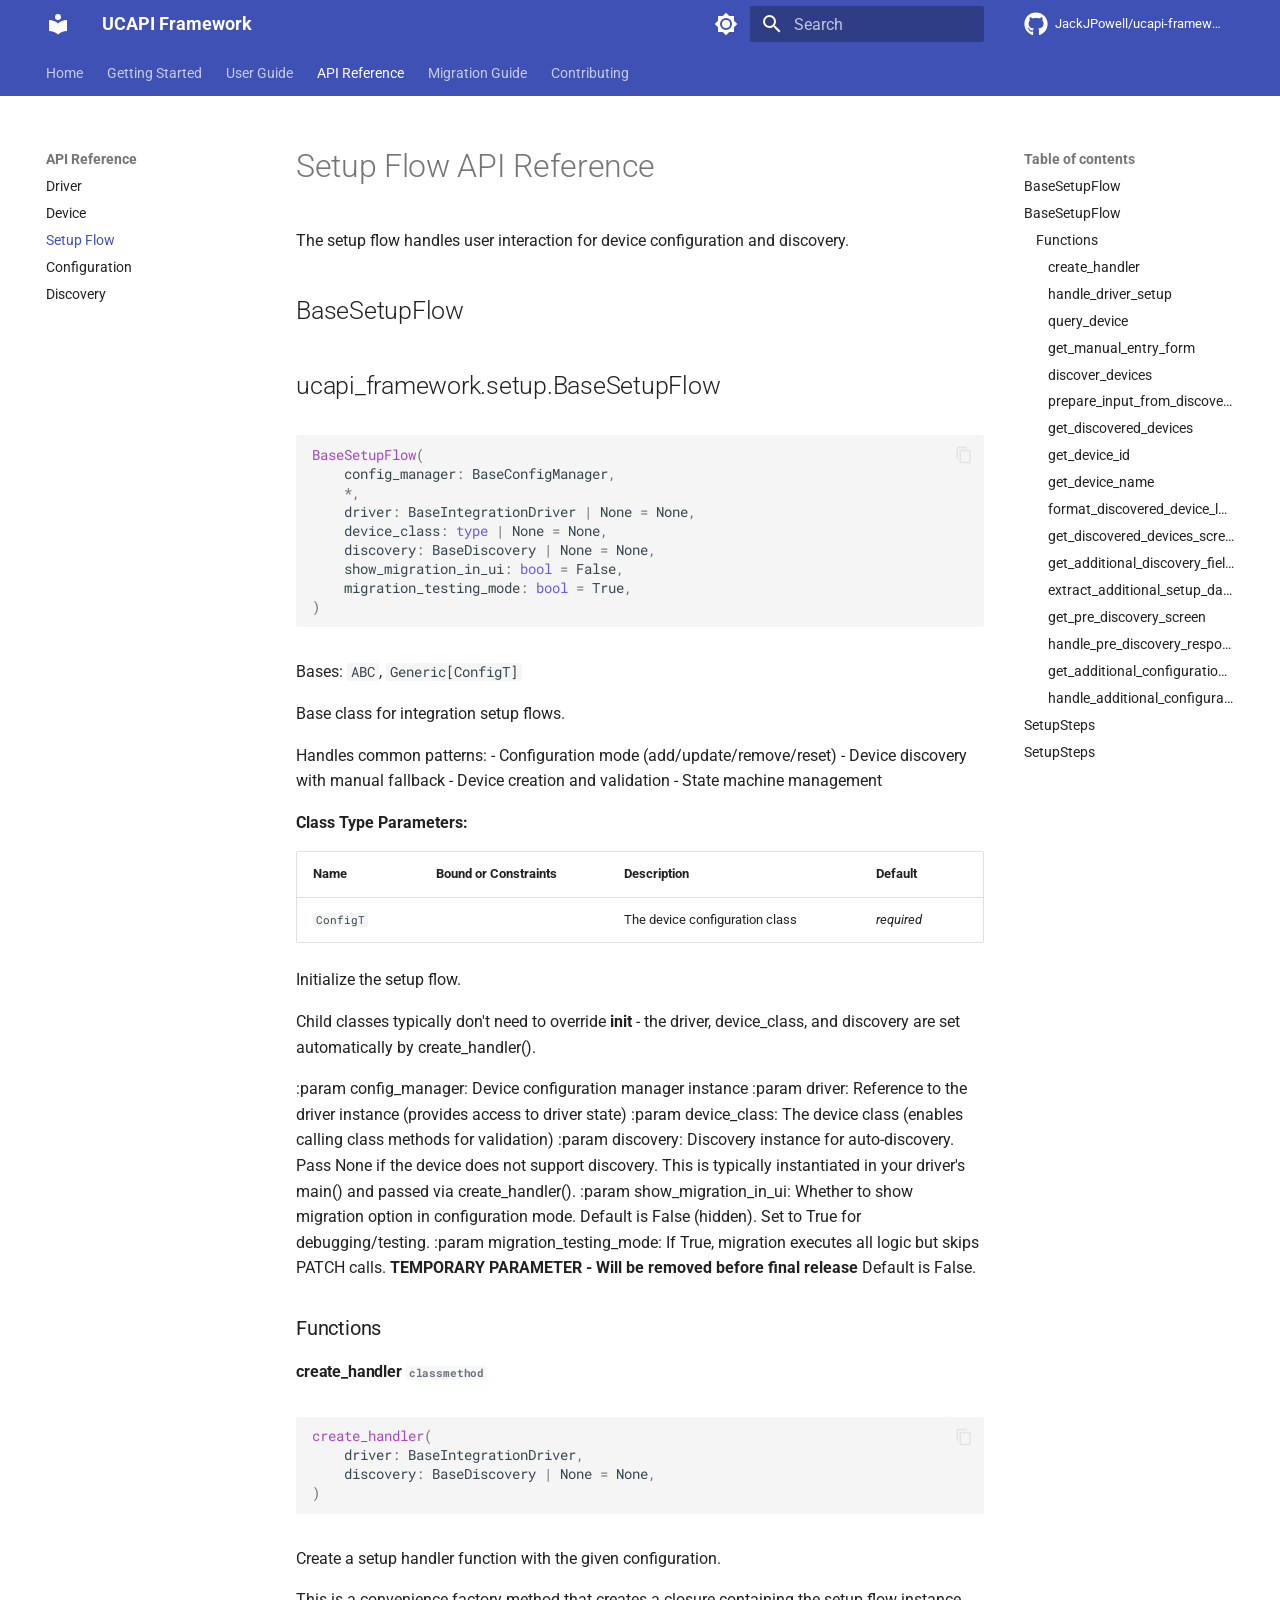
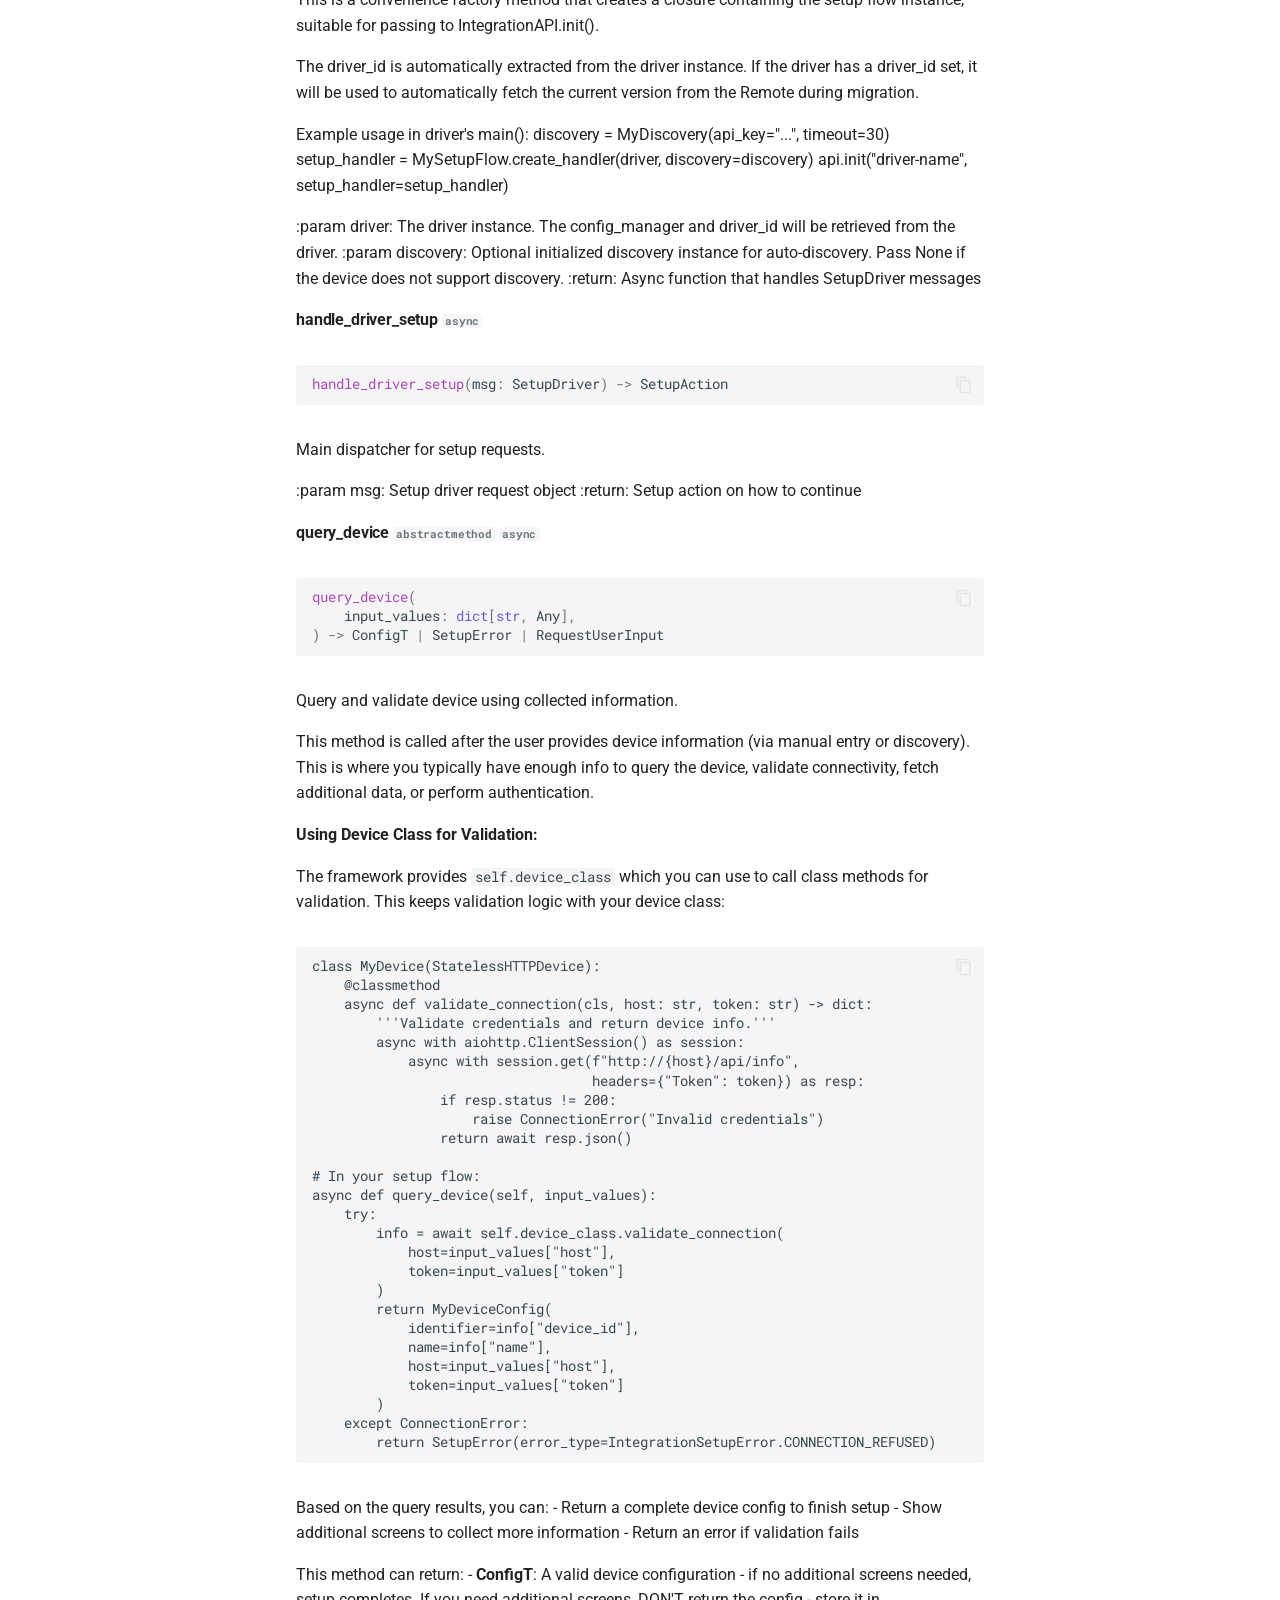
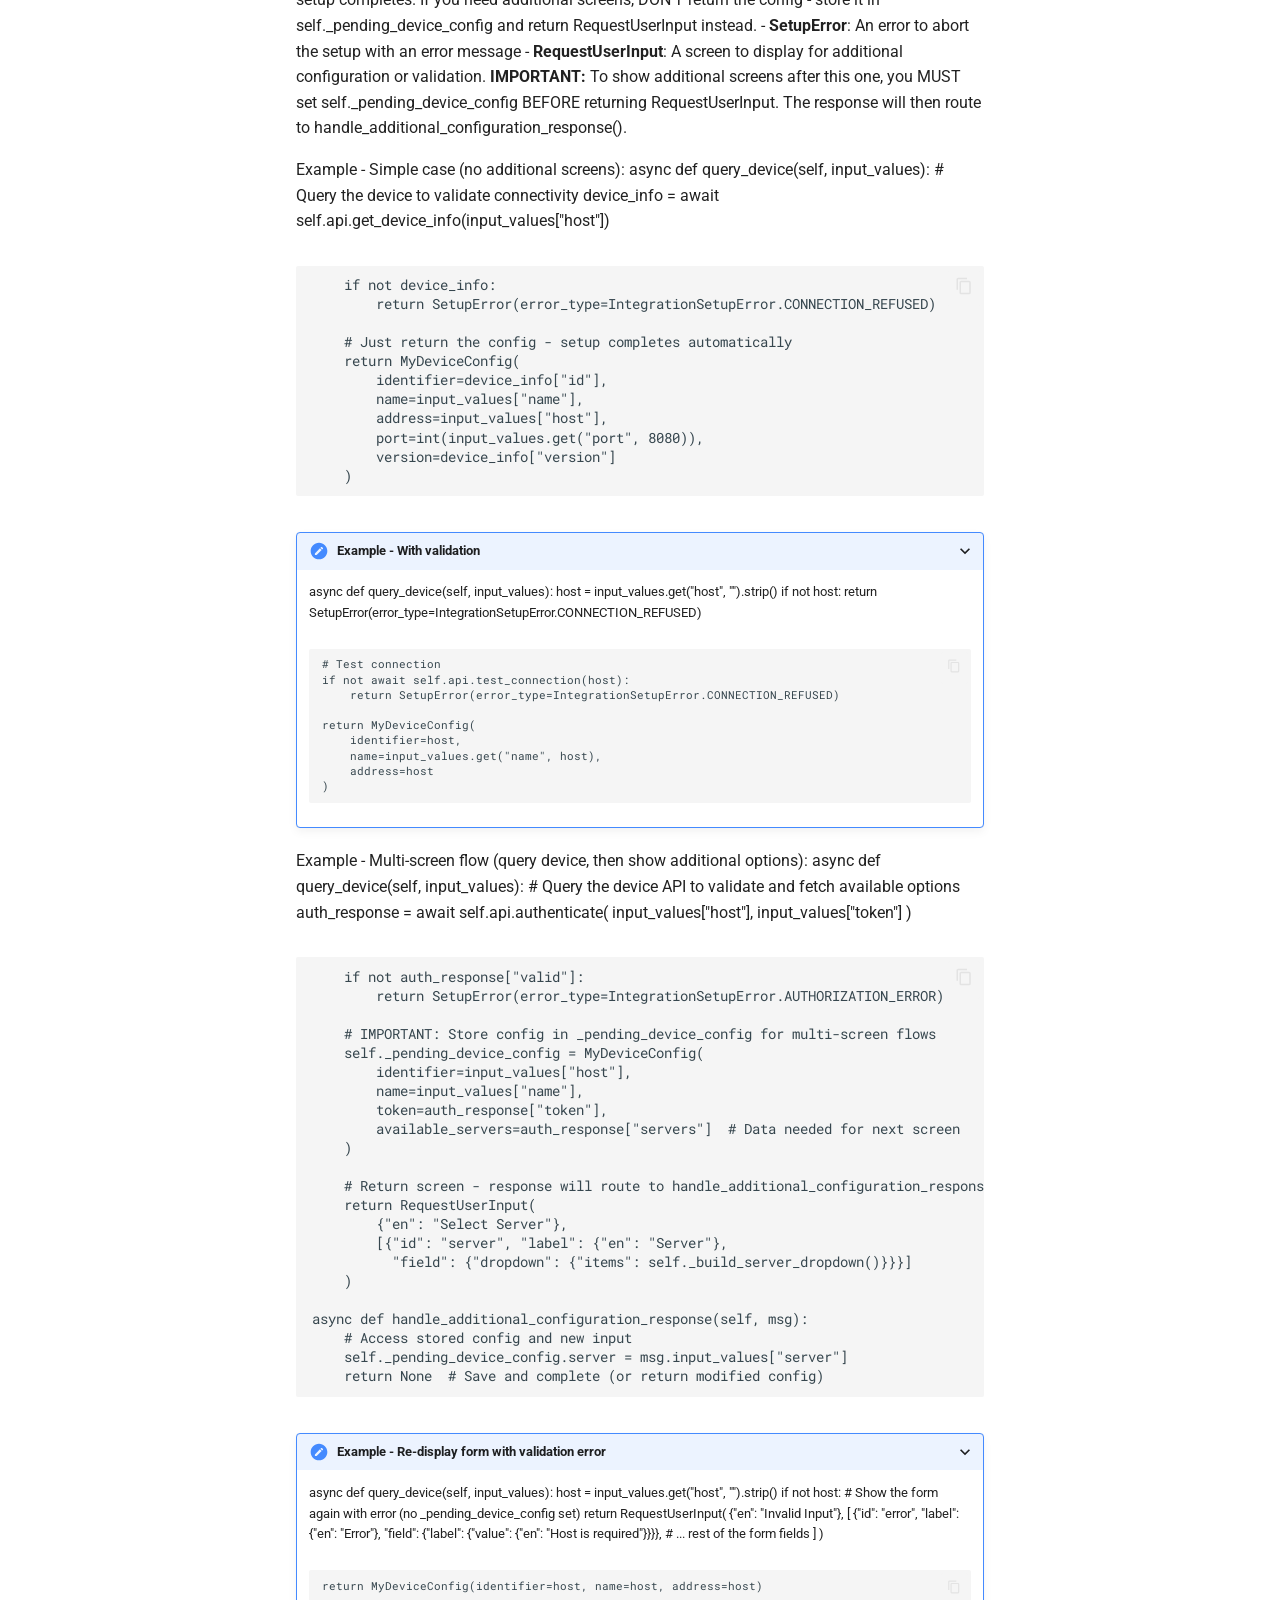
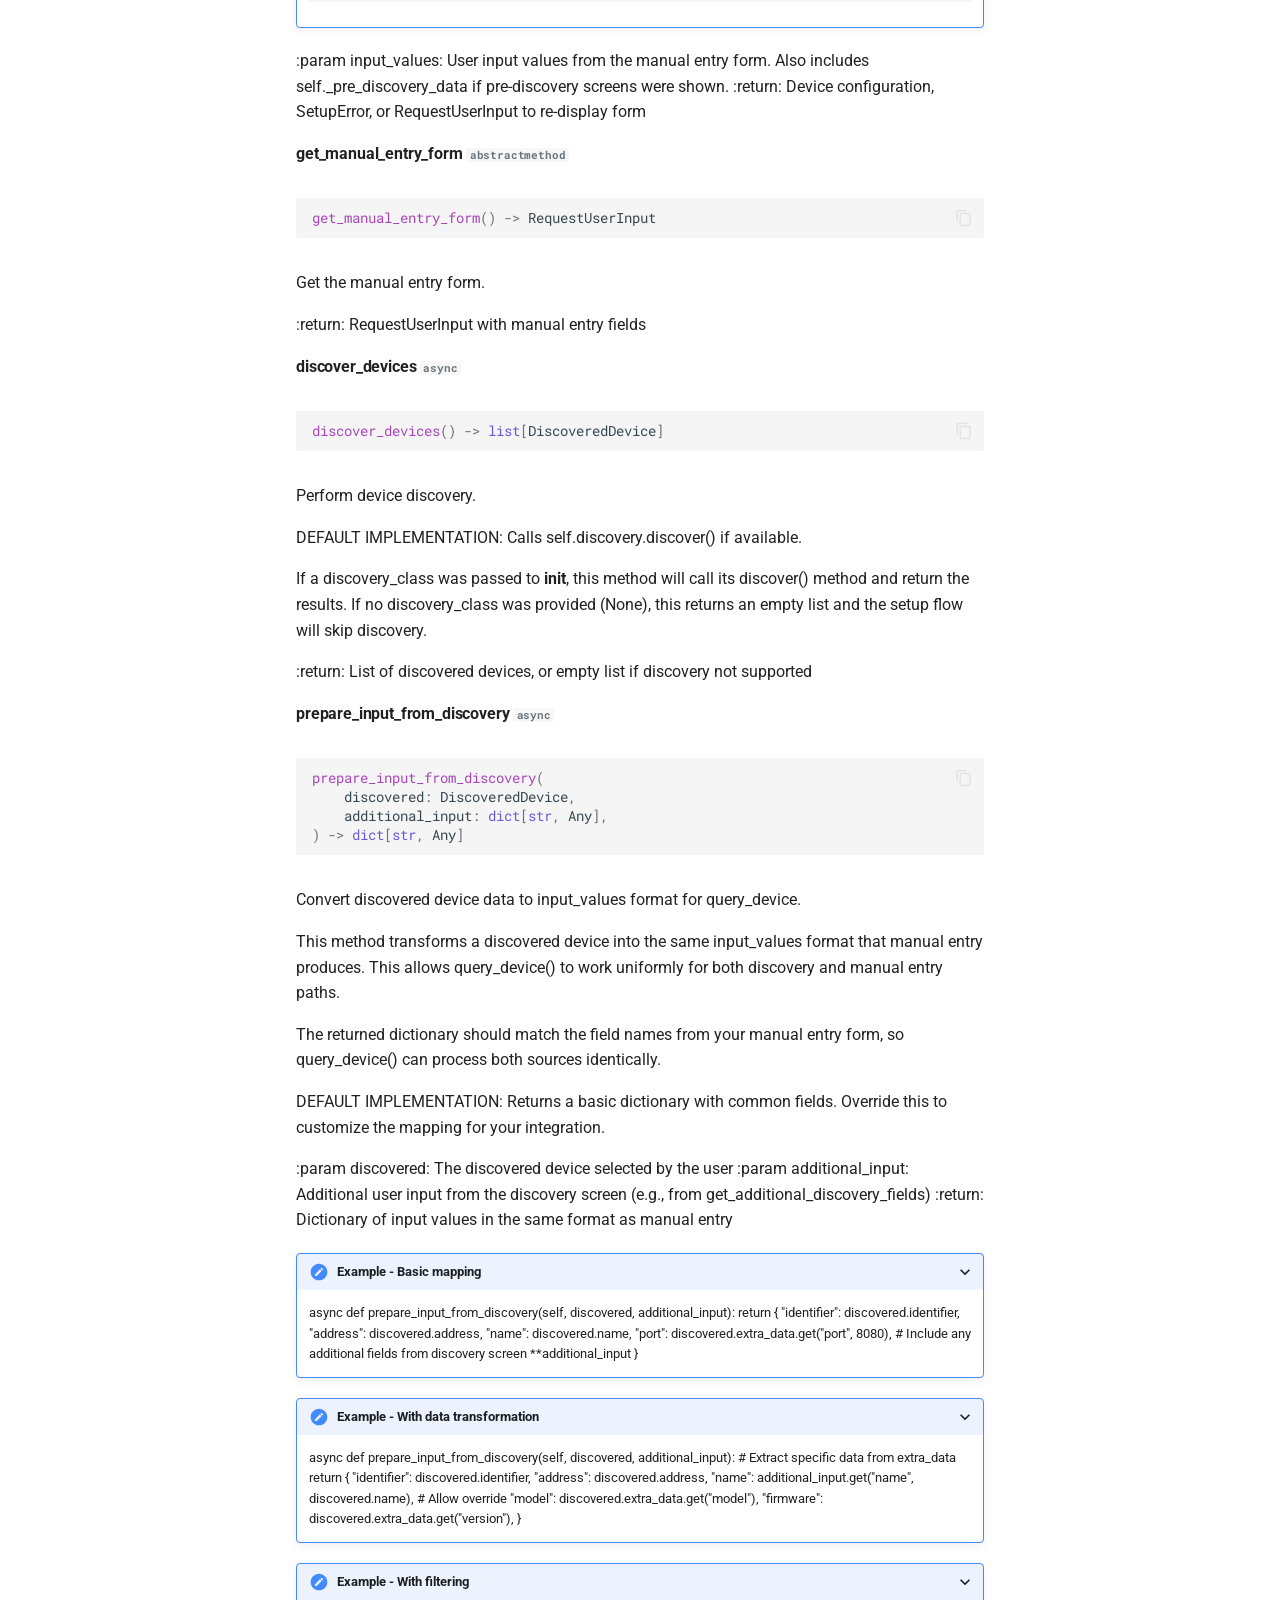
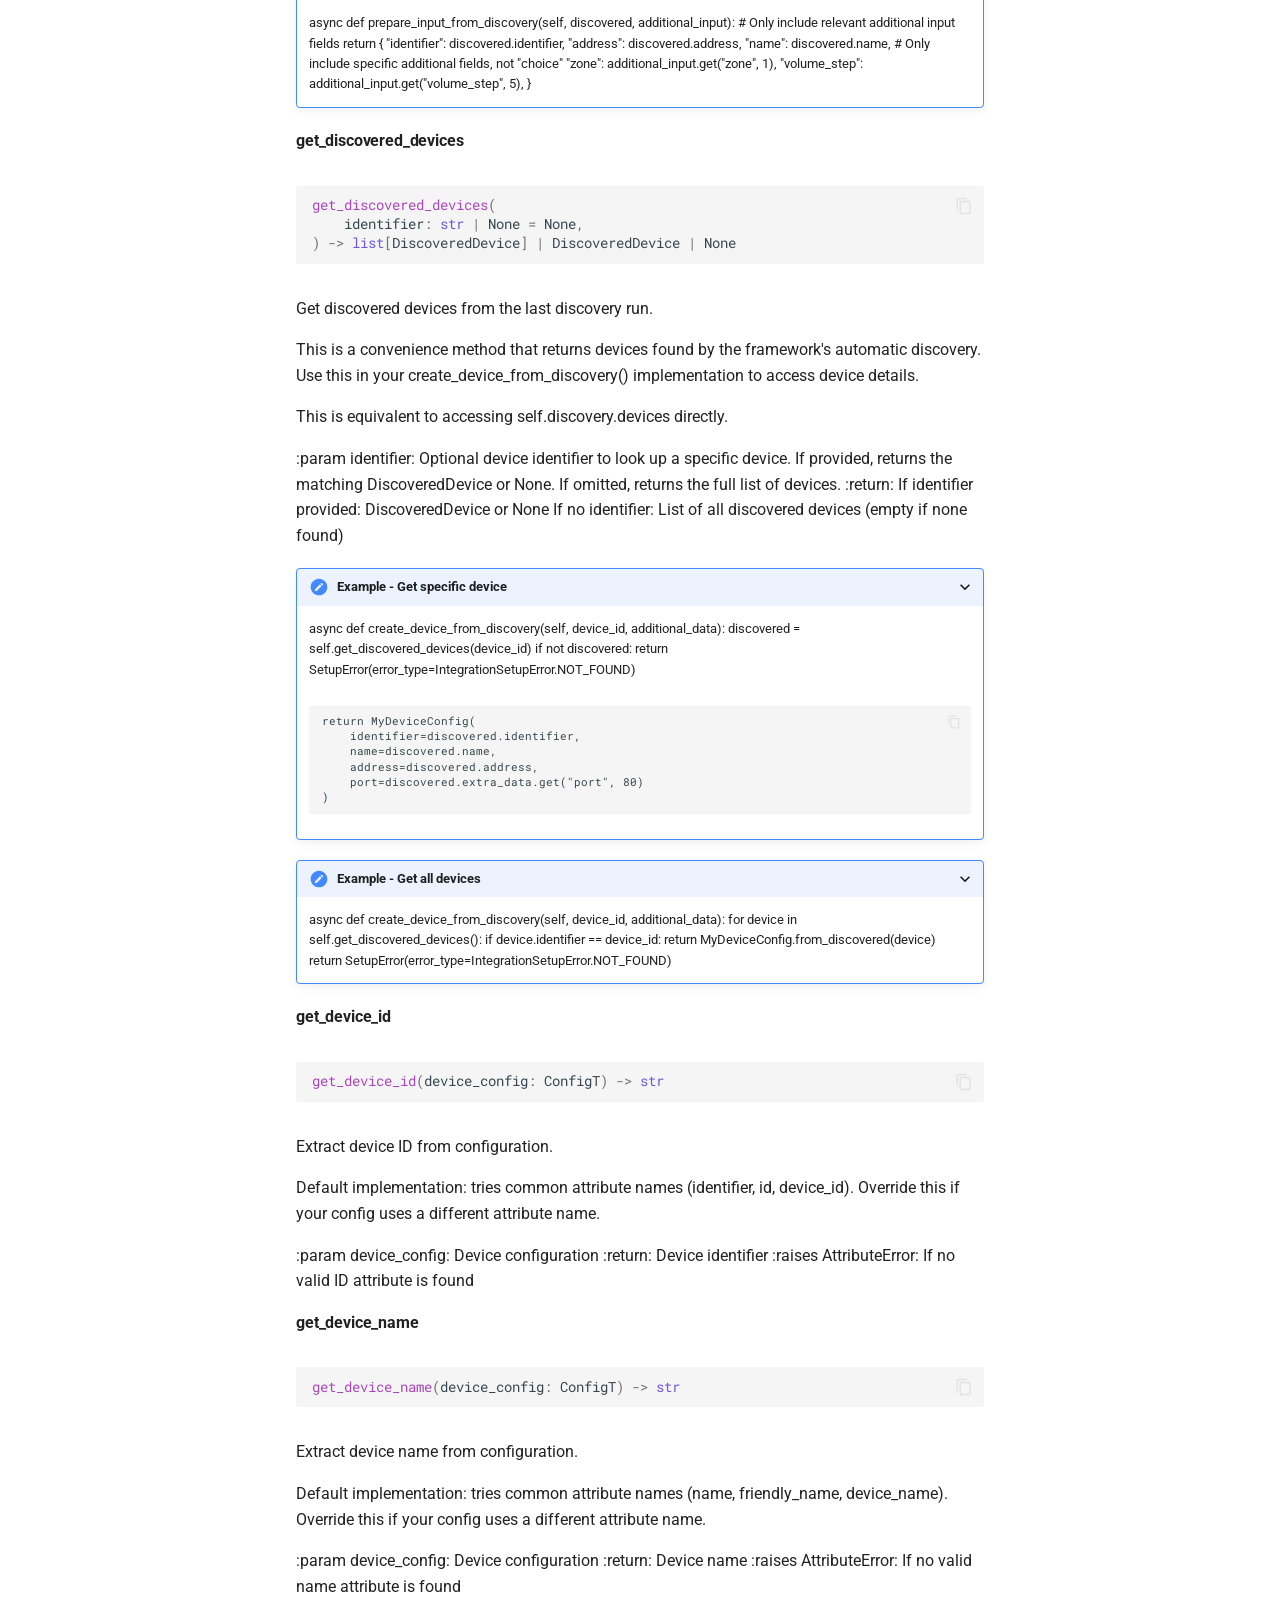
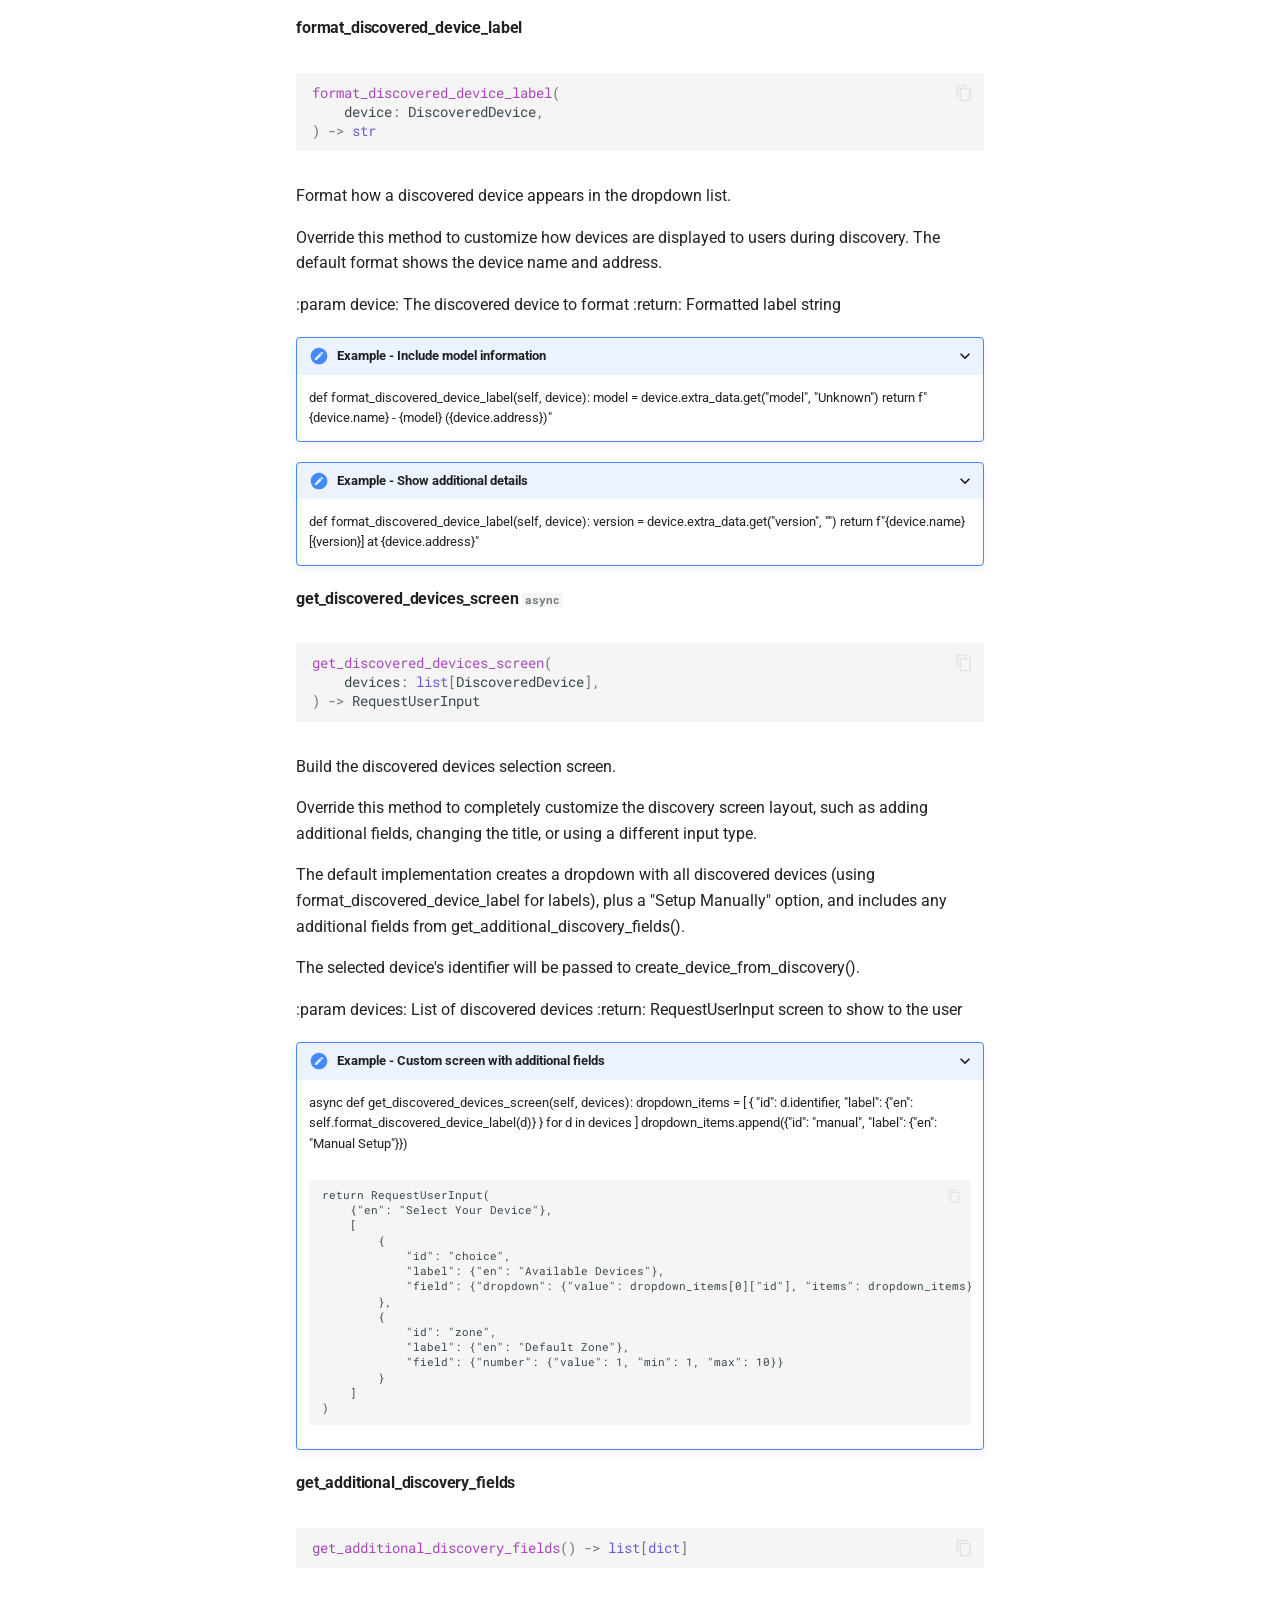
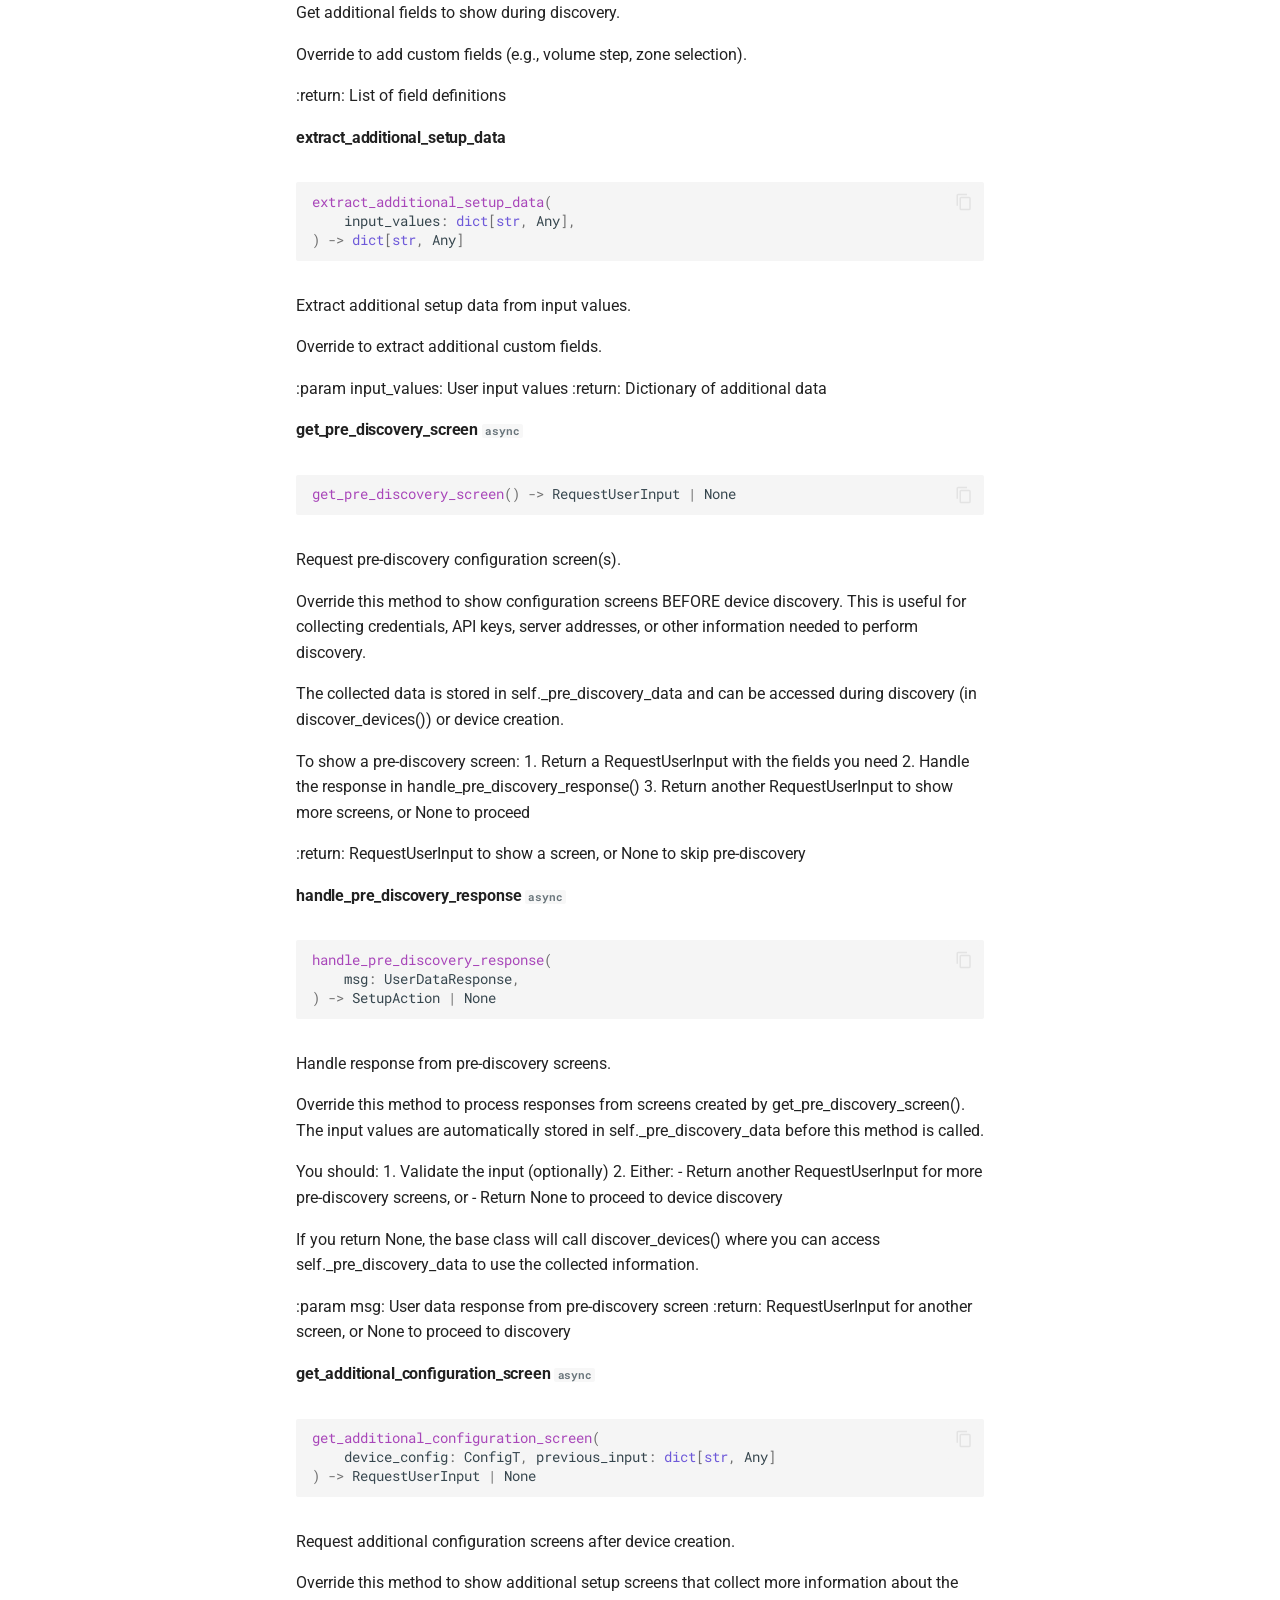
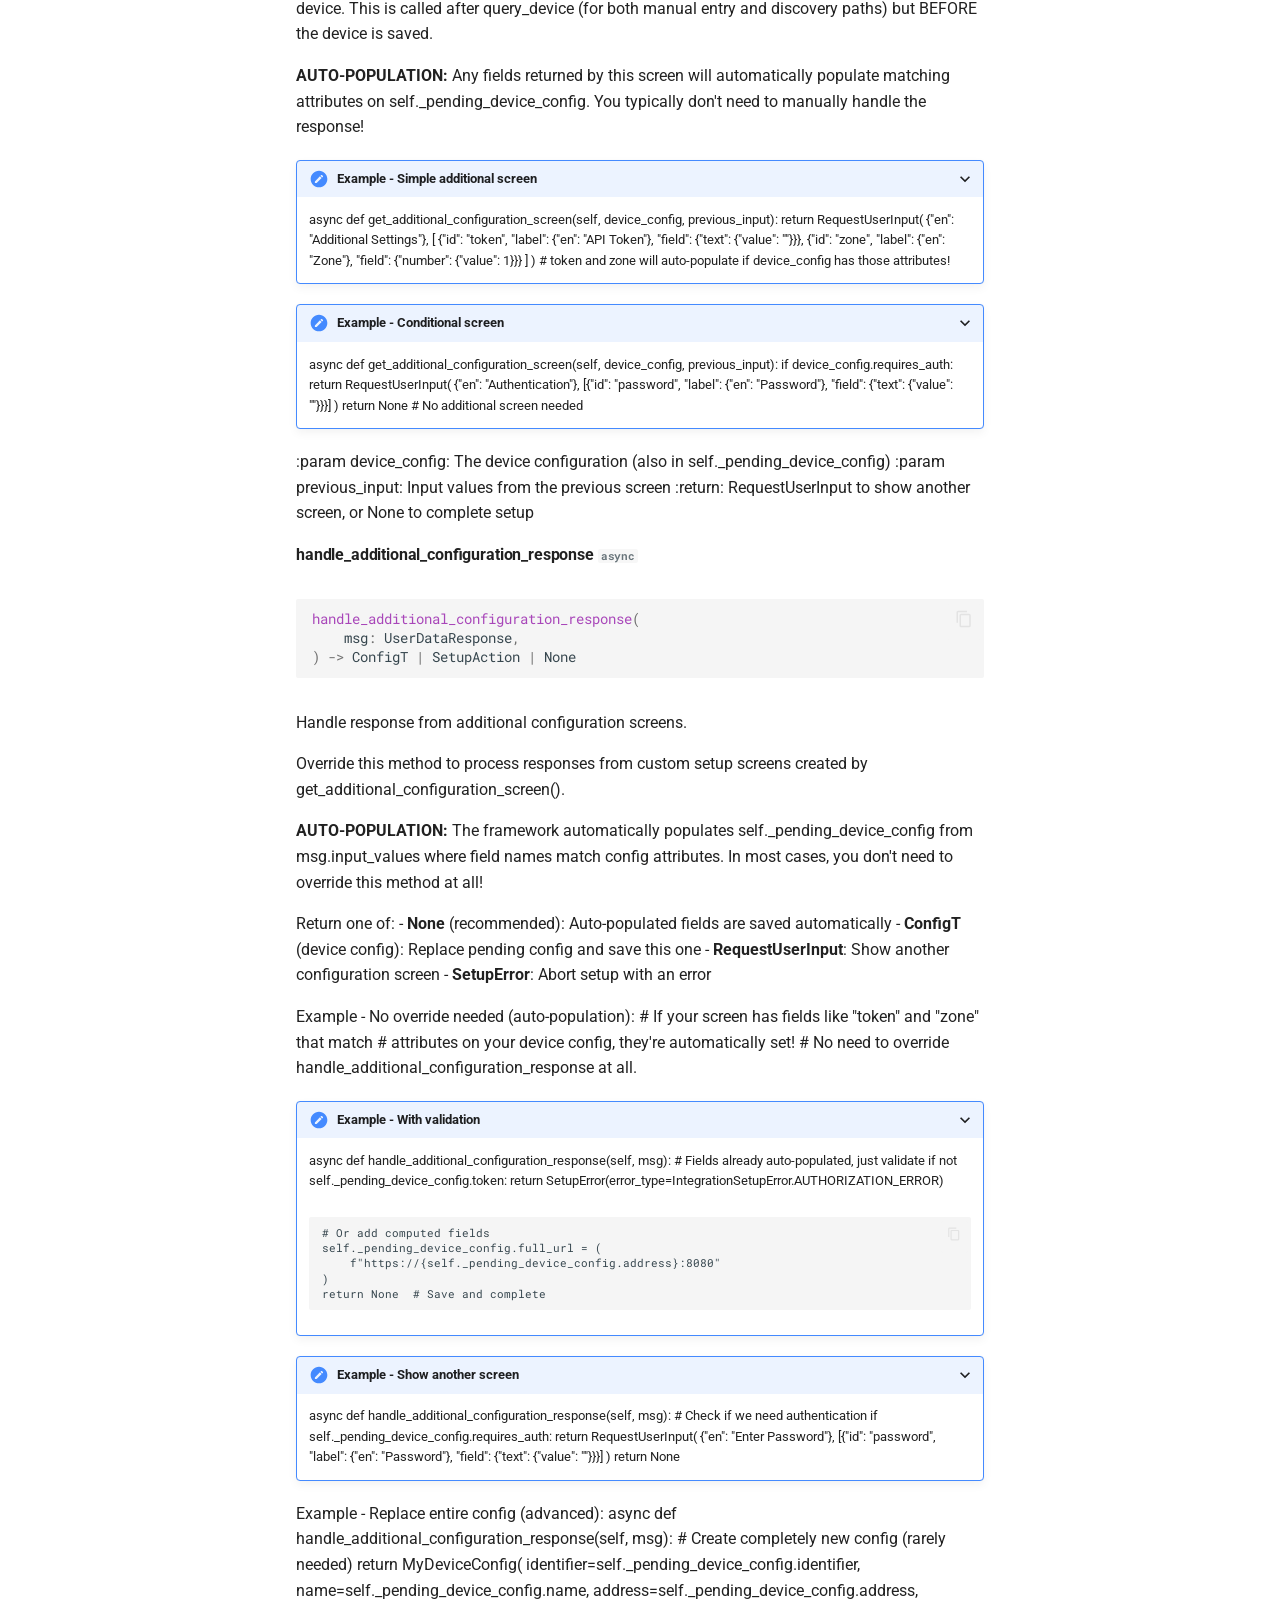
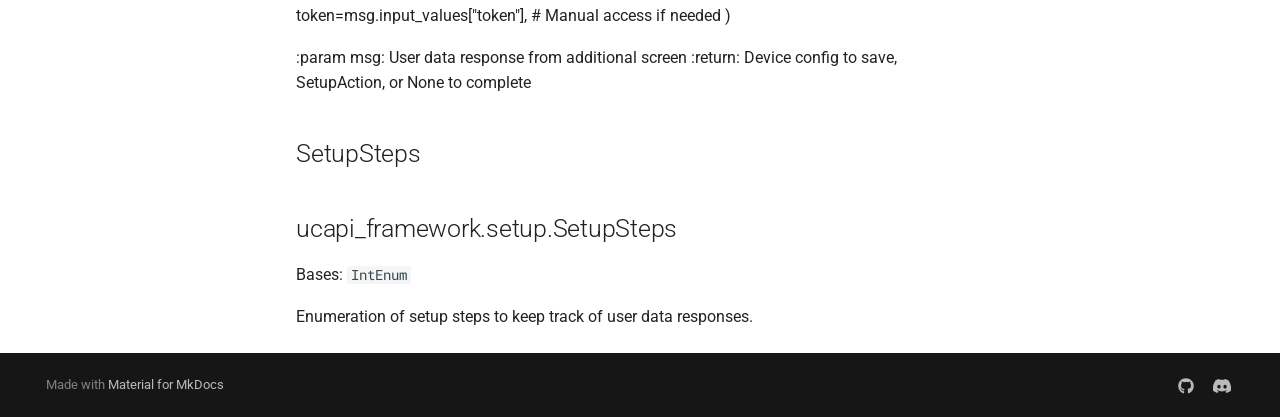
<file: api/setup/index.html>
<!doctype html>
<html lang="en" class="no-js">
  <head>
    
      <meta charset="utf-8">
      <meta name="viewport" content="width=device-width,initial-scale=1">
      
        <meta name="description" content="A framework for building Unfolded Circle Remote integrations">
      
      
        <meta name="author" content="Jack Powell">
      
      
        <link rel="canonical" href="https://jackjpowell.github.io/ucapi-framework/api/setup/">
      
      
        <link rel="prev" href="../device/">
      
      
        <link rel="next" href="../config/">
      
      
        
      
      
      <link rel="icon" href="../../assets/images/favicon.png">
      <meta name="generator" content="mkdocs-1.6.1, mkdocs-material-9.7.0">
    
    
      
        <title>Setup Flow - UCAPI Framework</title>
      
    
    
      <link rel="stylesheet" href="../../assets/stylesheets/main.618322db.min.css">
      
        
        <link rel="stylesheet" href="../../assets/stylesheets/palette.ab4e12ef.min.css">
      
      


    
    
      
    
    
      
        
        
        <link rel="preconnect" href="https://fonts.gstatic.com" crossorigin>
        <link rel="stylesheet" href="https://fonts.googleapis.com/css?family=Roboto:300,300i,400,400i,700,700i%7CRoboto+Mono:400,400i,700,700i&display=fallback">
        <style>:root{--md-text-font:"Roboto";--md-code-font:"Roboto Mono"}</style>
      
    
    
      <link rel="stylesheet" href="../../assets/_mkdocstrings.css">
    
      <link rel="stylesheet" href="../../stylesheets/extra.css">
    
    <script>__md_scope=new URL("../..",location),__md_hash=e=>[...e].reduce(((e,_)=>(e<<5)-e+_.charCodeAt(0)),0),__md_get=(e,_=localStorage,t=__md_scope)=>JSON.parse(_.getItem(t.pathname+"."+e)),__md_set=(e,_,t=localStorage,a=__md_scope)=>{try{t.setItem(a.pathname+"."+e,JSON.stringify(_))}catch(e){}}</script>
    
      

    
    
  </head>
  
  
    
    
      
    
    
    
    
    <body dir="ltr" data-md-color-scheme="default" data-md-color-primary="indigo" data-md-color-accent="indigo">
  
    
    <input class="md-toggle" data-md-toggle="drawer" type="checkbox" id="__drawer" autocomplete="off">
    <input class="md-toggle" data-md-toggle="search" type="checkbox" id="__search" autocomplete="off">
    <label class="md-overlay" for="__drawer"></label>
    <div data-md-component="skip">
      
        
        <a href="#setup-flow-api-reference" class="md-skip">
          Skip to content
        </a>
      
    </div>
    <div data-md-component="announce">
      
    </div>
    
    
      

<header class="md-header" data-md-component="header">
  <nav class="md-header__inner md-grid" aria-label="Header">
    <a href="../.." title="UCAPI Framework" class="md-header__button md-logo" aria-label="UCAPI Framework" data-md-component="logo">
      
  
  <svg xmlns="http://www.w3.org/2000/svg" viewBox="0 0 24 24"><path d="M12 8a3 3 0 0 0 3-3 3 3 0 0 0-3-3 3 3 0 0 0-3 3 3 3 0 0 0 3 3m0 3.54C9.64 9.35 6.5 8 3 8v11c3.5 0 6.64 1.35 9 3.54 2.36-2.19 5.5-3.54 9-3.54V8c-3.5 0-6.64 1.35-9 3.54"/></svg>

    </a>
    <label class="md-header__button md-icon" for="__drawer">
      
      <svg xmlns="http://www.w3.org/2000/svg" viewBox="0 0 24 24"><path d="M3 6h18v2H3zm0 5h18v2H3zm0 5h18v2H3z"/></svg>
    </label>
    <div class="md-header__title" data-md-component="header-title">
      <div class="md-header__ellipsis">
        <div class="md-header__topic">
          <span class="md-ellipsis">
            UCAPI Framework
          </span>
        </div>
        <div class="md-header__topic" data-md-component="header-topic">
          <span class="md-ellipsis">
            
              Setup Flow
            
          </span>
        </div>
      </div>
    </div>
    
      
        <form class="md-header__option" data-md-component="palette">
  
    
    
    
    <input class="md-option" data-md-color-media="(prefers-color-scheme: light)" data-md-color-scheme="default" data-md-color-primary="indigo" data-md-color-accent="indigo"  aria-label="Switch to dark mode"  type="radio" name="__palette" id="__palette_0">
    
      <label class="md-header__button md-icon" title="Switch to dark mode" for="__palette_1" hidden>
        <svg xmlns="http://www.w3.org/2000/svg" viewBox="0 0 24 24"><path d="M12 8a4 4 0 0 0-4 4 4 4 0 0 0 4 4 4 4 0 0 0 4-4 4 4 0 0 0-4-4m0 10a6 6 0 0 1-6-6 6 6 0 0 1 6-6 6 6 0 0 1 6 6 6 6 0 0 1-6 6m8-9.31V4h-4.69L12 .69 8.69 4H4v4.69L.69 12 4 15.31V20h4.69L12 23.31 15.31 20H20v-4.69L23.31 12z"/></svg>
      </label>
    
  
    
    
    
    <input class="md-option" data-md-color-media="(prefers-color-scheme: dark)" data-md-color-scheme="slate" data-md-color-primary="indigo" data-md-color-accent="indigo"  aria-label="Switch to light mode"  type="radio" name="__palette" id="__palette_1">
    
      <label class="md-header__button md-icon" title="Switch to light mode" for="__palette_0" hidden>
        <svg xmlns="http://www.w3.org/2000/svg" viewBox="0 0 24 24"><path d="M12 18c-.89 0-1.74-.2-2.5-.55C11.56 16.5 13 14.42 13 12s-1.44-4.5-3.5-5.45C10.26 6.2 11.11 6 12 6a6 6 0 0 1 6 6 6 6 0 0 1-6 6m8-9.31V4h-4.69L12 .69 8.69 4H4v4.69L.69 12 4 15.31V20h4.69L12 23.31 15.31 20H20v-4.69L23.31 12z"/></svg>
      </label>
    
  
</form>
      
    
    
      <script>var palette=__md_get("__palette");if(palette&&palette.color){if("(prefers-color-scheme)"===palette.color.media){var media=matchMedia("(prefers-color-scheme: light)"),input=document.querySelector(media.matches?"[data-md-color-media='(prefers-color-scheme: light)']":"[data-md-color-media='(prefers-color-scheme: dark)']");palette.color.media=input.getAttribute("data-md-color-media"),palette.color.scheme=input.getAttribute("data-md-color-scheme"),palette.color.primary=input.getAttribute("data-md-color-primary"),palette.color.accent=input.getAttribute("data-md-color-accent")}for(var[key,value]of Object.entries(palette.color))document.body.setAttribute("data-md-color-"+key,value)}</script>
    
    
    
      
      
        <label class="md-header__button md-icon" for="__search">
          
          <svg xmlns="http://www.w3.org/2000/svg" viewBox="0 0 24 24"><path d="M9.5 3A6.5 6.5 0 0 1 16 9.5c0 1.61-.59 3.09-1.56 4.23l.27.27h.79l5 5-1.5 1.5-5-5v-.79l-.27-.27A6.52 6.52 0 0 1 9.5 16 6.5 6.5 0 0 1 3 9.5 6.5 6.5 0 0 1 9.5 3m0 2C7 5 5 7 5 9.5S7 14 9.5 14 14 12 14 9.5 12 5 9.5 5"/></svg>
        </label>
        <div class="md-search" data-md-component="search" role="dialog">
  <label class="md-search__overlay" for="__search"></label>
  <div class="md-search__inner" role="search">
    <form class="md-search__form" name="search">
      <input type="text" class="md-search__input" name="query" aria-label="Search" placeholder="Search" autocapitalize="off" autocorrect="off" autocomplete="off" spellcheck="false" data-md-component="search-query" required>
      <label class="md-search__icon md-icon" for="__search">
        
        <svg xmlns="http://www.w3.org/2000/svg" viewBox="0 0 24 24"><path d="M9.5 3A6.5 6.5 0 0 1 16 9.5c0 1.61-.59 3.09-1.56 4.23l.27.27h.79l5 5-1.5 1.5-5-5v-.79l-.27-.27A6.52 6.52 0 0 1 9.5 16 6.5 6.5 0 0 1 3 9.5 6.5 6.5 0 0 1 9.5 3m0 2C7 5 5 7 5 9.5S7 14 9.5 14 14 12 14 9.5 12 5 9.5 5"/></svg>
        
        <svg xmlns="http://www.w3.org/2000/svg" viewBox="0 0 24 24"><path d="M20 11v2H8l5.5 5.5-1.42 1.42L4.16 12l7.92-7.92L13.5 5.5 8 11z"/></svg>
      </label>
      <nav class="md-search__options" aria-label="Search">
        
        <button type="reset" class="md-search__icon md-icon" title="Clear" aria-label="Clear" tabindex="-1">
          
          <svg xmlns="http://www.w3.org/2000/svg" viewBox="0 0 24 24"><path d="M19 6.41 17.59 5 12 10.59 6.41 5 5 6.41 10.59 12 5 17.59 6.41 19 12 13.41 17.59 19 19 17.59 13.41 12z"/></svg>
        </button>
      </nav>
      
        <div class="md-search__suggest" data-md-component="search-suggest"></div>
      
    </form>
    <div class="md-search__output">
      <div class="md-search__scrollwrap" tabindex="0" data-md-scrollfix>
        <div class="md-search-result" data-md-component="search-result">
          <div class="md-search-result__meta">
            Initializing search
          </div>
          <ol class="md-search-result__list" role="presentation"></ol>
        </div>
      </div>
    </div>
  </div>
</div>
      
    
    
      <div class="md-header__source">
        <a href="https://github.com/JackJPowell/ucapi-framework" title="Go to repository" class="md-source" data-md-component="source">
  <div class="md-source__icon md-icon">
    
    <svg xmlns="http://www.w3.org/2000/svg" viewBox="0 0 512 512"><!--! Font Awesome Free 7.1.0 by @fontawesome - https://fontawesome.com License - https://fontawesome.com/license/free (Icons: CC BY 4.0, Fonts: SIL OFL 1.1, Code: MIT License) Copyright 2025 Fonticons, Inc.--><path d="M173.9 397.4c0 2-2.3 3.6-5.2 3.6-3.3.3-5.6-1.3-5.6-3.6 0-2 2.3-3.6 5.2-3.6 3-.3 5.6 1.3 5.6 3.6m-31.1-4.5c-.7 2 1.3 4.3 4.3 4.9 2.6 1 5.6 0 6.2-2s-1.3-4.3-4.3-5.2c-2.6-.7-5.5.3-6.2 2.3m44.2-1.7c-2.9.7-4.9 2.6-4.6 4.9.3 2 2.9 3.3 5.9 2.6 2.9-.7 4.9-2.6 4.6-4.6-.3-1.9-3-3.2-5.9-2.9M252.8 8C114.1 8 8 113.3 8 252c0 110.9 69.8 205.8 169.5 239.2 12.8 2.3 17.3-5.6 17.3-12.1 0-6.2-.3-40.4-.3-61.4 0 0-70 15-84.7-29.8 0 0-11.4-29.1-27.8-36.6 0 0-22.9-15.7 1.6-15.4 0 0 24.9 2 38.6 25.8 21.9 38.6 58.6 27.5 72.9 20.9 2.3-16 8.8-27.1 16-33.7-55.9-6.2-112.3-14.3-112.3-110.5 0-27.5 7.6-41.3 23.6-58.9-2.6-6.5-11.1-33.3 2.6-67.9 20.9-6.5 69 27 69 27 20-5.6 41.5-8.5 62.8-8.5s42.8 2.9 62.8 8.5c0 0 48.1-33.6 69-27 13.7 34.7 5.2 61.4 2.6 67.9 16 17.7 25.8 31.5 25.8 58.9 0 96.5-58.9 104.2-114.8 110.5 9.2 7.9 17 22.9 17 46.4 0 33.7-.3 75.4-.3 83.6 0 6.5 4.6 14.4 17.3 12.1C436.2 457.8 504 362.9 504 252 504 113.3 391.5 8 252.8 8M105.2 352.9c-1.3 1-1 3.3.7 5.2 1.6 1.6 3.9 2.3 5.2 1 1.3-1 1-3.3-.7-5.2-1.6-1.6-3.9-2.3-5.2-1m-10.8-8.1c-.7 1.3.3 2.9 2.3 3.9 1.6 1 3.6.7 4.3-.7.7-1.3-.3-2.9-2.3-3.9-2-.6-3.6-.3-4.3.7m32.4 35.6c-1.6 1.3-1 4.3 1.3 6.2 2.3 2.3 5.2 2.6 6.5 1 1.3-1.3.7-4.3-1.3-6.2-2.2-2.3-5.2-2.6-6.5-1m-11.4-14.7c-1.6 1-1.6 3.6 0 5.9s4.3 3.3 5.6 2.3c1.6-1.3 1.6-3.9 0-6.2-1.4-2.3-4-3.3-5.6-2"/></svg>
  </div>
  <div class="md-source__repository">
    JackJPowell/ucapi-framework
  </div>
</a>
      </div>
    
  </nav>
  
</header>
    
    <div class="md-container" data-md-component="container">
      
      
        
          
            
<nav class="md-tabs" aria-label="Tabs" data-md-component="tabs">
  <div class="md-grid">
    <ul class="md-tabs__list">
      
        
  
  
  
  
    <li class="md-tabs__item">
      <a href="../.." class="md-tabs__link">
        
  
  
    
  
  Home

      </a>
    </li>
  

      
        
  
  
  
  
    <li class="md-tabs__item">
      <a href="../../getting-started/" class="md-tabs__link">
        
  
  
    
  
  Getting Started

      </a>
    </li>
  

      
        
  
  
  
  
    
    
      <li class="md-tabs__item">
        <a href="../../guide/setup-flow/" class="md-tabs__link">
          
  
  
  User Guide

        </a>
      </li>
    
  

      
        
  
  
  
    
  
  
    
    
      <li class="md-tabs__item md-tabs__item--active">
        <a href="../driver/" class="md-tabs__link">
          
  
  
  API Reference

        </a>
      </li>
    
  

      
        
  
  
  
  
    <li class="md-tabs__item">
      <a href="../../migration-guide/" class="md-tabs__link">
        
  
  
    
  
  Migration Guide

      </a>
    </li>
  

      
        
  
  
  
  
    <li class="md-tabs__item">
      <a href="../../contributing/" class="md-tabs__link">
        
  
  
    
  
  Contributing

      </a>
    </li>
  

      
    </ul>
  </div>
</nav>
          
        
      
      <main class="md-main" data-md-component="main">
        <div class="md-main__inner md-grid">
          
            
              
              <div class="md-sidebar md-sidebar--primary" data-md-component="sidebar" data-md-type="navigation" >
                <div class="md-sidebar__scrollwrap">
                  <div class="md-sidebar__inner">
                    


  


<nav class="md-nav md-nav--primary md-nav--lifted" aria-label="Navigation" data-md-level="0">
  <label class="md-nav__title" for="__drawer">
    <a href="../.." title="UCAPI Framework" class="md-nav__button md-logo" aria-label="UCAPI Framework" data-md-component="logo">
      
  
  <svg xmlns="http://www.w3.org/2000/svg" viewBox="0 0 24 24"><path d="M12 8a3 3 0 0 0 3-3 3 3 0 0 0-3-3 3 3 0 0 0-3 3 3 3 0 0 0 3 3m0 3.54C9.64 9.35 6.5 8 3 8v11c3.5 0 6.64 1.35 9 3.54 2.36-2.19 5.5-3.54 9-3.54V8c-3.5 0-6.64 1.35-9 3.54"/></svg>

    </a>
    UCAPI Framework
  </label>
  
    <div class="md-nav__source">
      <a href="https://github.com/JackJPowell/ucapi-framework" title="Go to repository" class="md-source" data-md-component="source">
  <div class="md-source__icon md-icon">
    
    <svg xmlns="http://www.w3.org/2000/svg" viewBox="0 0 512 512"><!--! Font Awesome Free 7.1.0 by @fontawesome - https://fontawesome.com License - https://fontawesome.com/license/free (Icons: CC BY 4.0, Fonts: SIL OFL 1.1, Code: MIT License) Copyright 2025 Fonticons, Inc.--><path d="M173.9 397.4c0 2-2.3 3.6-5.2 3.6-3.3.3-5.6-1.3-5.6-3.6 0-2 2.3-3.6 5.2-3.6 3-.3 5.6 1.3 5.6 3.6m-31.1-4.5c-.7 2 1.3 4.3 4.3 4.9 2.6 1 5.6 0 6.2-2s-1.3-4.3-4.3-5.2c-2.6-.7-5.5.3-6.2 2.3m44.2-1.7c-2.9.7-4.9 2.6-4.6 4.9.3 2 2.9 3.3 5.9 2.6 2.9-.7 4.9-2.6 4.6-4.6-.3-1.9-3-3.2-5.9-2.9M252.8 8C114.1 8 8 113.3 8 252c0 110.9 69.8 205.8 169.5 239.2 12.8 2.3 17.3-5.6 17.3-12.1 0-6.2-.3-40.4-.3-61.4 0 0-70 15-84.7-29.8 0 0-11.4-29.1-27.8-36.6 0 0-22.9-15.7 1.6-15.4 0 0 24.9 2 38.6 25.8 21.9 38.6 58.6 27.5 72.9 20.9 2.3-16 8.8-27.1 16-33.7-55.9-6.2-112.3-14.3-112.3-110.5 0-27.5 7.6-41.3 23.6-58.9-2.6-6.5-11.1-33.3 2.6-67.9 20.9-6.5 69 27 69 27 20-5.6 41.5-8.5 62.8-8.5s42.8 2.9 62.8 8.5c0 0 48.1-33.6 69-27 13.7 34.7 5.2 61.4 2.6 67.9 16 17.7 25.8 31.5 25.8 58.9 0 96.5-58.9 104.2-114.8 110.5 9.2 7.9 17 22.9 17 46.4 0 33.7-.3 75.4-.3 83.6 0 6.5 4.6 14.4 17.3 12.1C436.2 457.8 504 362.9 504 252 504 113.3 391.5 8 252.8 8M105.2 352.9c-1.3 1-1 3.3.7 5.2 1.6 1.6 3.9 2.3 5.2 1 1.3-1 1-3.3-.7-5.2-1.6-1.6-3.9-2.3-5.2-1m-10.8-8.1c-.7 1.3.3 2.9 2.3 3.9 1.6 1 3.6.7 4.3-.7.7-1.3-.3-2.9-2.3-3.9-2-.6-3.6-.3-4.3.7m32.4 35.6c-1.6 1.3-1 4.3 1.3 6.2 2.3 2.3 5.2 2.6 6.5 1 1.3-1.3.7-4.3-1.3-6.2-2.2-2.3-5.2-2.6-6.5-1m-11.4-14.7c-1.6 1-1.6 3.6 0 5.9s4.3 3.3 5.6 2.3c1.6-1.3 1.6-3.9 0-6.2-1.4-2.3-4-3.3-5.6-2"/></svg>
  </div>
  <div class="md-source__repository">
    JackJPowell/ucapi-framework
  </div>
</a>
    </div>
  
  <ul class="md-nav__list" data-md-scrollfix>
    
      
      
  
  
  
  
    <li class="md-nav__item">
      <a href="../.." class="md-nav__link">
        
  
  
  <span class="md-ellipsis">
    
  
    Home
  

    
  </span>
  
  

      </a>
    </li>
  

    
      
      
  
  
  
  
    <li class="md-nav__item">
      <a href="../../getting-started/" class="md-nav__link">
        
  
  
  <span class="md-ellipsis">
    
  
    Getting Started
  

    
  </span>
  
  

      </a>
    </li>
  

    
      
      
  
  
  
  
    
    
    
    
      
      
        
      
    
    
    <li class="md-nav__item md-nav__item--nested">
      
        
        
        <input class="md-nav__toggle md-toggle " type="checkbox" id="__nav_3" >
        
          
          <label class="md-nav__link" for="__nav_3" id="__nav_3_label" tabindex="0">
            
  
  
  <span class="md-ellipsis">
    
  
    User Guide
  

    
  </span>
  
  

            <span class="md-nav__icon md-icon"></span>
          </label>
        
        <nav class="md-nav" data-md-level="1" aria-labelledby="__nav_3_label" aria-expanded="false">
          <label class="md-nav__title" for="__nav_3">
            <span class="md-nav__icon md-icon"></span>
            
  
    User Guide
  

          </label>
          <ul class="md-nav__list" data-md-scrollfix>
            
              
                
  
  
  
  
    <li class="md-nav__item">
      <a href="../../guide/setup-flow/" class="md-nav__link">
        
  
  
  <span class="md-ellipsis">
    
  
    Setup Flow
  

    
  </span>
  
  

      </a>
    </li>
  

              
            
              
                
  
  
  
  
    <li class="md-nav__item">
      <a href="../../guide/device-patterns/" class="md-nav__link">
        
  
  
  <span class="md-ellipsis">
    
  
    Device Patterns
  

    
  </span>
  
  

      </a>
    </li>
  

              
            
              
                
  
  
  
  
    <li class="md-nav__item">
      <a href="../../guide/configuration/" class="md-nav__link">
        
  
  
  <span class="md-ellipsis">
    
  
    Configuration Management
  

    
  </span>
  
  

      </a>
    </li>
  

              
            
              
                
  
  
  
  
    <li class="md-nav__item">
      <a href="../../guide/discovery/" class="md-nav__link">
        
  
  
  <span class="md-ellipsis">
    
  
    Discovery
  

    
  </span>
  
  

      </a>
    </li>
  

              
            
              
                
  
  
  
  
    <li class="md-nav__item">
      <a href="../../guide/driver/" class="md-nav__link">
        
  
  
  <span class="md-ellipsis">
    
  
    Driver Integration
  

    
  </span>
  
  

      </a>
    </li>
  

              
            
          </ul>
        </nav>
      
    </li>
  

    
      
      
  
  
    
  
  
  
    
    
    
    
      
        
        
      
      
        
      
    
    
    <li class="md-nav__item md-nav__item--active md-nav__item--section md-nav__item--nested">
      
        
        
        <input class="md-nav__toggle md-toggle " type="checkbox" id="__nav_4" checked>
        
          
          <label class="md-nav__link" for="__nav_4" id="__nav_4_label" tabindex="">
            
  
  
  <span class="md-ellipsis">
    
  
    API Reference
  

    
  </span>
  
  

            <span class="md-nav__icon md-icon"></span>
          </label>
        
        <nav class="md-nav" data-md-level="1" aria-labelledby="__nav_4_label" aria-expanded="true">
          <label class="md-nav__title" for="__nav_4">
            <span class="md-nav__icon md-icon"></span>
            
  
    API Reference
  

          </label>
          <ul class="md-nav__list" data-md-scrollfix>
            
              
                
  
  
  
  
    <li class="md-nav__item">
      <a href="../driver/" class="md-nav__link">
        
  
  
  <span class="md-ellipsis">
    
  
    Driver
  

    
  </span>
  
  

      </a>
    </li>
  

              
            
              
                
  
  
  
  
    <li class="md-nav__item">
      <a href="../device/" class="md-nav__link">
        
  
  
  <span class="md-ellipsis">
    
  
    Device
  

    
  </span>
  
  

      </a>
    </li>
  

              
            
              
                
  
  
    
  
  
  
    <li class="md-nav__item md-nav__item--active">
      
      <input class="md-nav__toggle md-toggle" type="checkbox" id="__toc">
      
      
        
      
      
        <label class="md-nav__link md-nav__link--active" for="__toc">
          
  
  
  <span class="md-ellipsis">
    
  
    Setup Flow
  

    
  </span>
  
  

          <span class="md-nav__icon md-icon"></span>
        </label>
      
      <a href="./" class="md-nav__link md-nav__link--active">
        
  
  
  <span class="md-ellipsis">
    
  
    Setup Flow
  

    
  </span>
  
  

      </a>
      
        

<nav class="md-nav md-nav--secondary" aria-label="Table of contents">
  
  
  
    
  
  
    <label class="md-nav__title" for="__toc">
      <span class="md-nav__icon md-icon"></span>
      Table of contents
    </label>
    <ul class="md-nav__list" data-md-component="toc" data-md-scrollfix>
      
        <li class="md-nav__item">
  <a href="#basesetupflow" class="md-nav__link">
    <span class="md-ellipsis">
      
        BaseSetupFlow
      
    </span>
  </a>
  
</li>
      
        <li class="md-nav__item">
  <a href="#ucapi_framework.setup.BaseSetupFlow" class="md-nav__link">
    <span class="md-ellipsis">
      
        BaseSetupFlow
      
    </span>
  </a>
  
    <nav class="md-nav" aria-label="BaseSetupFlow">
      <ul class="md-nav__list">
        
          <li class="md-nav__item">
  <a href="#ucapi_framework.setup.BaseSetupFlow-functions" class="md-nav__link">
    <span class="md-ellipsis">
      
        Functions
      
    </span>
  </a>
  
    <nav class="md-nav" aria-label="Functions">
      <ul class="md-nav__list">
        
          <li class="md-nav__item">
  <a href="#ucapi_framework.setup.BaseSetupFlow.create_handler" class="md-nav__link">
    <span class="md-ellipsis">
      
        create_handler
      
    </span>
  </a>
  
</li>
        
          <li class="md-nav__item">
  <a href="#ucapi_framework.setup.BaseSetupFlow.handle_driver_setup" class="md-nav__link">
    <span class="md-ellipsis">
      
        handle_driver_setup
      
    </span>
  </a>
  
</li>
        
          <li class="md-nav__item">
  <a href="#ucapi_framework.setup.BaseSetupFlow.query_device" class="md-nav__link">
    <span class="md-ellipsis">
      
        query_device
      
    </span>
  </a>
  
</li>
        
          <li class="md-nav__item">
  <a href="#ucapi_framework.setup.BaseSetupFlow.get_manual_entry_form" class="md-nav__link">
    <span class="md-ellipsis">
      
        get_manual_entry_form
      
    </span>
  </a>
  
</li>
        
          <li class="md-nav__item">
  <a href="#ucapi_framework.setup.BaseSetupFlow.discover_devices" class="md-nav__link">
    <span class="md-ellipsis">
      
        discover_devices
      
    </span>
  </a>
  
</li>
        
          <li class="md-nav__item">
  <a href="#ucapi_framework.setup.BaseSetupFlow.prepare_input_from_discovery" class="md-nav__link">
    <span class="md-ellipsis">
      
        prepare_input_from_discovery
      
    </span>
  </a>
  
</li>
        
          <li class="md-nav__item">
  <a href="#ucapi_framework.setup.BaseSetupFlow.get_discovered_devices" class="md-nav__link">
    <span class="md-ellipsis">
      
        get_discovered_devices
      
    </span>
  </a>
  
</li>
        
          <li class="md-nav__item">
  <a href="#ucapi_framework.setup.BaseSetupFlow.get_device_id" class="md-nav__link">
    <span class="md-ellipsis">
      
        get_device_id
      
    </span>
  </a>
  
</li>
        
          <li class="md-nav__item">
  <a href="#ucapi_framework.setup.BaseSetupFlow.get_device_name" class="md-nav__link">
    <span class="md-ellipsis">
      
        get_device_name
      
    </span>
  </a>
  
</li>
        
          <li class="md-nav__item">
  <a href="#ucapi_framework.setup.BaseSetupFlow.format_discovered_device_label" class="md-nav__link">
    <span class="md-ellipsis">
      
        format_discovered_device_label
      
    </span>
  </a>
  
</li>
        
          <li class="md-nav__item">
  <a href="#ucapi_framework.setup.BaseSetupFlow.get_discovered_devices_screen" class="md-nav__link">
    <span class="md-ellipsis">
      
        get_discovered_devices_screen
      
    </span>
  </a>
  
</li>
        
          <li class="md-nav__item">
  <a href="#ucapi_framework.setup.BaseSetupFlow.get_additional_discovery_fields" class="md-nav__link">
    <span class="md-ellipsis">
      
        get_additional_discovery_fields
      
    </span>
  </a>
  
</li>
        
          <li class="md-nav__item">
  <a href="#ucapi_framework.setup.BaseSetupFlow.extract_additional_setup_data" class="md-nav__link">
    <span class="md-ellipsis">
      
        extract_additional_setup_data
      
    </span>
  </a>
  
</li>
        
          <li class="md-nav__item">
  <a href="#ucapi_framework.setup.BaseSetupFlow.get_pre_discovery_screen" class="md-nav__link">
    <span class="md-ellipsis">
      
        get_pre_discovery_screen
      
    </span>
  </a>
  
</li>
        
          <li class="md-nav__item">
  <a href="#ucapi_framework.setup.BaseSetupFlow.handle_pre_discovery_response" class="md-nav__link">
    <span class="md-ellipsis">
      
        handle_pre_discovery_response
      
    </span>
  </a>
  
</li>
        
          <li class="md-nav__item">
  <a href="#ucapi_framework.setup.BaseSetupFlow.get_additional_configuration_screen" class="md-nav__link">
    <span class="md-ellipsis">
      
        get_additional_configuration_screen
      
    </span>
  </a>
  
</li>
        
          <li class="md-nav__item">
  <a href="#ucapi_framework.setup.BaseSetupFlow.handle_additional_configuration_response" class="md-nav__link">
    <span class="md-ellipsis">
      
        handle_additional_configuration_response
      
    </span>
  </a>
  
</li>
        
      </ul>
    </nav>
  
</li>
        
      </ul>
    </nav>
  
</li>
      
        <li class="md-nav__item">
  <a href="#setupsteps" class="md-nav__link">
    <span class="md-ellipsis">
      
        SetupSteps
      
    </span>
  </a>
  
</li>
      
        <li class="md-nav__item">
  <a href="#ucapi_framework.setup.SetupSteps" class="md-nav__link">
    <span class="md-ellipsis">
      
        SetupSteps
      
    </span>
  </a>
  
</li>
      
    </ul>
  
</nav>
      
    </li>
  

              
            
              
                
  
  
  
  
    <li class="md-nav__item">
      <a href="../config/" class="md-nav__link">
        
  
  
  <span class="md-ellipsis">
    
  
    Configuration
  

    
  </span>
  
  

      </a>
    </li>
  

              
            
              
                
  
  
  
  
    <li class="md-nav__item">
      <a href="../discovery/" class="md-nav__link">
        
  
  
  <span class="md-ellipsis">
    
  
    Discovery
  

    
  </span>
  
  

      </a>
    </li>
  

              
            
          </ul>
        </nav>
      
    </li>
  

    
      
      
  
  
  
  
    <li class="md-nav__item">
      <a href="../../migration-guide/" class="md-nav__link">
        
  
  
  <span class="md-ellipsis">
    
  
    Migration Guide
  

    
  </span>
  
  

      </a>
    </li>
  

    
      
      
  
  
  
  
    <li class="md-nav__item">
      <a href="../../contributing/" class="md-nav__link">
        
  
  
  <span class="md-ellipsis">
    
  
    Contributing
  

    
  </span>
  
  

      </a>
    </li>
  

    
  </ul>
</nav>
                  </div>
                </div>
              </div>
            
            
              
              <div class="md-sidebar md-sidebar--secondary" data-md-component="sidebar" data-md-type="toc" >
                <div class="md-sidebar__scrollwrap">
                  <div class="md-sidebar__inner">
                    

<nav class="md-nav md-nav--secondary" aria-label="Table of contents">
  
  
  
    
  
  
    <label class="md-nav__title" for="__toc">
      <span class="md-nav__icon md-icon"></span>
      Table of contents
    </label>
    <ul class="md-nav__list" data-md-component="toc" data-md-scrollfix>
      
        <li class="md-nav__item">
  <a href="#basesetupflow" class="md-nav__link">
    <span class="md-ellipsis">
      
        BaseSetupFlow
      
    </span>
  </a>
  
</li>
      
        <li class="md-nav__item">
  <a href="#ucapi_framework.setup.BaseSetupFlow" class="md-nav__link">
    <span class="md-ellipsis">
      
        BaseSetupFlow
      
    </span>
  </a>
  
    <nav class="md-nav" aria-label="BaseSetupFlow">
      <ul class="md-nav__list">
        
          <li class="md-nav__item">
  <a href="#ucapi_framework.setup.BaseSetupFlow-functions" class="md-nav__link">
    <span class="md-ellipsis">
      
        Functions
      
    </span>
  </a>
  
    <nav class="md-nav" aria-label="Functions">
      <ul class="md-nav__list">
        
          <li class="md-nav__item">
  <a href="#ucapi_framework.setup.BaseSetupFlow.create_handler" class="md-nav__link">
    <span class="md-ellipsis">
      
        create_handler
      
    </span>
  </a>
  
</li>
        
          <li class="md-nav__item">
  <a href="#ucapi_framework.setup.BaseSetupFlow.handle_driver_setup" class="md-nav__link">
    <span class="md-ellipsis">
      
        handle_driver_setup
      
    </span>
  </a>
  
</li>
        
          <li class="md-nav__item">
  <a href="#ucapi_framework.setup.BaseSetupFlow.query_device" class="md-nav__link">
    <span class="md-ellipsis">
      
        query_device
      
    </span>
  </a>
  
</li>
        
          <li class="md-nav__item">
  <a href="#ucapi_framework.setup.BaseSetupFlow.get_manual_entry_form" class="md-nav__link">
    <span class="md-ellipsis">
      
        get_manual_entry_form
      
    </span>
  </a>
  
</li>
        
          <li class="md-nav__item">
  <a href="#ucapi_framework.setup.BaseSetupFlow.discover_devices" class="md-nav__link">
    <span class="md-ellipsis">
      
        discover_devices
      
    </span>
  </a>
  
</li>
        
          <li class="md-nav__item">
  <a href="#ucapi_framework.setup.BaseSetupFlow.prepare_input_from_discovery" class="md-nav__link">
    <span class="md-ellipsis">
      
        prepare_input_from_discovery
      
    </span>
  </a>
  
</li>
        
          <li class="md-nav__item">
  <a href="#ucapi_framework.setup.BaseSetupFlow.get_discovered_devices" class="md-nav__link">
    <span class="md-ellipsis">
      
        get_discovered_devices
      
    </span>
  </a>
  
</li>
        
          <li class="md-nav__item">
  <a href="#ucapi_framework.setup.BaseSetupFlow.get_device_id" class="md-nav__link">
    <span class="md-ellipsis">
      
        get_device_id
      
    </span>
  </a>
  
</li>
        
          <li class="md-nav__item">
  <a href="#ucapi_framework.setup.BaseSetupFlow.get_device_name" class="md-nav__link">
    <span class="md-ellipsis">
      
        get_device_name
      
    </span>
  </a>
  
</li>
        
          <li class="md-nav__item">
  <a href="#ucapi_framework.setup.BaseSetupFlow.format_discovered_device_label" class="md-nav__link">
    <span class="md-ellipsis">
      
        format_discovered_device_label
      
    </span>
  </a>
  
</li>
        
          <li class="md-nav__item">
  <a href="#ucapi_framework.setup.BaseSetupFlow.get_discovered_devices_screen" class="md-nav__link">
    <span class="md-ellipsis">
      
        get_discovered_devices_screen
      
    </span>
  </a>
  
</li>
        
          <li class="md-nav__item">
  <a href="#ucapi_framework.setup.BaseSetupFlow.get_additional_discovery_fields" class="md-nav__link">
    <span class="md-ellipsis">
      
        get_additional_discovery_fields
      
    </span>
  </a>
  
</li>
        
          <li class="md-nav__item">
  <a href="#ucapi_framework.setup.BaseSetupFlow.extract_additional_setup_data" class="md-nav__link">
    <span class="md-ellipsis">
      
        extract_additional_setup_data
      
    </span>
  </a>
  
</li>
        
          <li class="md-nav__item">
  <a href="#ucapi_framework.setup.BaseSetupFlow.get_pre_discovery_screen" class="md-nav__link">
    <span class="md-ellipsis">
      
        get_pre_discovery_screen
      
    </span>
  </a>
  
</li>
        
          <li class="md-nav__item">
  <a href="#ucapi_framework.setup.BaseSetupFlow.handle_pre_discovery_response" class="md-nav__link">
    <span class="md-ellipsis">
      
        handle_pre_discovery_response
      
    </span>
  </a>
  
</li>
        
          <li class="md-nav__item">
  <a href="#ucapi_framework.setup.BaseSetupFlow.get_additional_configuration_screen" class="md-nav__link">
    <span class="md-ellipsis">
      
        get_additional_configuration_screen
      
    </span>
  </a>
  
</li>
        
          <li class="md-nav__item">
  <a href="#ucapi_framework.setup.BaseSetupFlow.handle_additional_configuration_response" class="md-nav__link">
    <span class="md-ellipsis">
      
        handle_additional_configuration_response
      
    </span>
  </a>
  
</li>
        
      </ul>
    </nav>
  
</li>
        
      </ul>
    </nav>
  
</li>
      
        <li class="md-nav__item">
  <a href="#setupsteps" class="md-nav__link">
    <span class="md-ellipsis">
      
        SetupSteps
      
    </span>
  </a>
  
</li>
      
        <li class="md-nav__item">
  <a href="#ucapi_framework.setup.SetupSteps" class="md-nav__link">
    <span class="md-ellipsis">
      
        SetupSteps
      
    </span>
  </a>
  
</li>
      
    </ul>
  
</nav>
                  </div>
                </div>
              </div>
            
          
          
            <div class="md-content" data-md-component="content">
              
              <article class="md-content__inner md-typeset">
                
                  


  
  


<h1 id="setup-flow-api-reference">Setup Flow API Reference<a class="headerlink" href="#setup-flow-api-reference" title="Permanent link">&para;</a></h1>
<p>The setup flow handles user interaction for device configuration and discovery.</p>
<h2 id="basesetupflow">BaseSetupFlow<a class="headerlink" href="#basesetupflow" title="Permanent link">&para;</a></h2>


<div class="doc doc-object doc-class">



<h2 id="ucapi_framework.setup.BaseSetupFlow" class="doc doc-heading">
            <span class="doc doc-object-name doc-class-name">ucapi_framework.setup.BaseSetupFlow</span>


<a href="#ucapi_framework.setup.BaseSetupFlow" class="headerlink" title="Permanent link">&para;</a></h2>
<div class="language-python doc-signature highlight"><pre><span></span><code><span id="__span-0-1"><a id="__codelineno-0-1" name="__codelineno-0-1" href="#__codelineno-0-1"></a><span class="nf">BaseSetupFlow</span><span class="p">(</span>
</span><span id="__span-0-2"><a id="__codelineno-0-2" name="__codelineno-0-2" href="#__codelineno-0-2"></a>    <span class="n">config_manager</span><span class="p">:</span> <span class="n">BaseConfigManager</span><span class="p">,</span>
</span><span id="__span-0-3"><a id="__codelineno-0-3" name="__codelineno-0-3" href="#__codelineno-0-3"></a>    <span class="o">*</span><span class="p">,</span>
</span><span id="__span-0-4"><a id="__codelineno-0-4" name="__codelineno-0-4" href="#__codelineno-0-4"></a>    <span class="n">driver</span><span class="p">:</span> <span class="n">BaseIntegrationDriver</span> <span class="o">|</span> <span class="kc">None</span> <span class="o">=</span> <span class="kc">None</span><span class="p">,</span>
</span><span id="__span-0-5"><a id="__codelineno-0-5" name="__codelineno-0-5" href="#__codelineno-0-5"></a>    <span class="n">device_class</span><span class="p">:</span> <span class="nb">type</span> <span class="o">|</span> <span class="kc">None</span> <span class="o">=</span> <span class="kc">None</span><span class="p">,</span>
</span><span id="__span-0-6"><a id="__codelineno-0-6" name="__codelineno-0-6" href="#__codelineno-0-6"></a>    <span class="n">discovery</span><span class="p">:</span> <span class="n">BaseDiscovery</span> <span class="o">|</span> <span class="kc">None</span> <span class="o">=</span> <span class="kc">None</span><span class="p">,</span>
</span><span id="__span-0-7"><a id="__codelineno-0-7" name="__codelineno-0-7" href="#__codelineno-0-7"></a>    <span class="n">show_migration_in_ui</span><span class="p">:</span> <span class="nb">bool</span> <span class="o">=</span> <span class="kc">False</span><span class="p">,</span>
</span><span id="__span-0-8"><a id="__codelineno-0-8" name="__codelineno-0-8" href="#__codelineno-0-8"></a>    <span class="n">migration_testing_mode</span><span class="p">:</span> <span class="nb">bool</span> <span class="o">=</span> <span class="kc">True</span><span class="p">,</span>
</span><span id="__span-0-9"><a id="__codelineno-0-9" name="__codelineno-0-9" href="#__codelineno-0-9"></a><span class="p">)</span>
</span></code></pre></div>

    <div class="doc doc-contents first">
            <p class="doc doc-class-bases">
              Bases: <code><span title="abc.ABC">ABC</span></code>, <code><span title="typing.Generic">Generic</span>[<span title="ucapi_framework.setup.ConfigT">ConfigT</span>]</code></p>



        <p>Base class for integration setup flows.</p>
<p>Handles common patterns:
- Configuration mode (add/update/remove/reset)
- Device discovery with manual fallback
- Device creation and validation
- State machine management</p>


<p>
      <span class="doc-section-title">
        Class Type Parameters:
      </span>
    </p>
    <table>
      <thead>
        <tr>
          <th>Name</th>
          <th>Bound or Constraints</th>
          <th>Description</th>
          <th>Default</th>
        </tr>
      </thead>
      <tbody>
          <tr class="doc-section-item">
            <td>
                <code>ConfigT</code>
            </td>
            <td>
            </td>
            <td>
              <div class="doc-md-description">
                <p>The device configuration class</p>
              </div>
            </td>
            <td>
                <em>required</em>
            </td>
          </tr>
      </tbody>
    </table>

        <p>Initialize the setup flow.</p>
<p>Child classes typically don't need to override <strong>init</strong> - the driver,
device_class, and discovery are set automatically by create_handler().</p>
<p>:param config_manager: Device configuration manager instance
:param driver: Reference to the driver instance (provides access to driver state)
:param device_class: The device class (enables calling class methods for validation)
:param discovery: Discovery instance for auto-discovery.
                 Pass None if the device does not support discovery.
                 This is typically instantiated in your driver's main() and
                 passed via create_handler().
:param show_migration_in_ui: Whether to show migration option in configuration mode.
                            Default is False (hidden). Set to True for debugging/testing.
:param migration_testing_mode: If True, migration executes all logic but skips PATCH calls.
                               <strong>TEMPORARY PARAMETER - Will be removed before final release</strong>
                               Default is False.</p>











  <div class="doc doc-children">








<h3 id="ucapi_framework.setup.BaseSetupFlow-functions">Functions<a href="#ucapi_framework.setup.BaseSetupFlow-functions" class="headerlink" title="Permanent link">&para;</a></h3>

<div class="doc doc-object doc-function">


<h4 id="ucapi_framework.setup.BaseSetupFlow.create_handler" class="doc doc-heading">
            <span class="doc doc-object-name doc-function-name">create_handler</span>


  <span class="doc doc-labels">
      <small class="doc doc-label doc-label-classmethod"><code>classmethod</code></small>
  </span>

<a href="#ucapi_framework.setup.BaseSetupFlow.create_handler" class="headerlink" title="Permanent link">&para;</a></h4>
<div class="language-python doc-signature highlight"><pre><span></span><code><span id="__span-0-1"><a id="__codelineno-0-1" name="__codelineno-0-1" href="#__codelineno-0-1"></a><span class="nf">create_handler</span><span class="p">(</span>
</span><span id="__span-0-2"><a id="__codelineno-0-2" name="__codelineno-0-2" href="#__codelineno-0-2"></a>    <span class="n">driver</span><span class="p">:</span> <span class="n">BaseIntegrationDriver</span><span class="p">,</span>
</span><span id="__span-0-3"><a id="__codelineno-0-3" name="__codelineno-0-3" href="#__codelineno-0-3"></a>    <span class="n">discovery</span><span class="p">:</span> <span class="n">BaseDiscovery</span> <span class="o">|</span> <span class="kc">None</span> <span class="o">=</span> <span class="kc">None</span><span class="p">,</span>
</span><span id="__span-0-4"><a id="__codelineno-0-4" name="__codelineno-0-4" href="#__codelineno-0-4"></a><span class="p">)</span>
</span></code></pre></div>

    <div class="doc doc-contents ">

        <p>Create a setup handler function with the given configuration.</p>
<p>This is a convenience factory method that creates a closure containing
the setup flow instance, suitable for passing to IntegrationAPI.init().</p>
<p>The driver_id is automatically extracted from the driver instance. If the driver
has a driver_id set, it will be used to automatically fetch the current version
from the Remote during migration.</p>
<p>Example usage in driver's main():
    discovery = MyDiscovery(api_key="...", timeout=30)
    setup_handler = MySetupFlow.create_handler(driver, discovery=discovery)
    api.init("driver-name", setup_handler=setup_handler)</p>
<p>:param driver: The driver instance. The config_manager and driver_id will be
              retrieved from the driver.
:param discovery: Optional initialized discovery instance for auto-discovery.
                 Pass None if the device does not support discovery.
:return: Async function that handles SetupDriver messages</p>


    </div>

</div>

<div class="doc doc-object doc-function">


<h4 id="ucapi_framework.setup.BaseSetupFlow.handle_driver_setup" class="doc doc-heading">
            <span class="doc doc-object-name doc-function-name">handle_driver_setup</span>


  <span class="doc doc-labels">
      <small class="doc doc-label doc-label-async"><code>async</code></small>
  </span>

<a href="#ucapi_framework.setup.BaseSetupFlow.handle_driver_setup" class="headerlink" title="Permanent link">&para;</a></h4>
<div class="language-python doc-signature highlight"><pre><span></span><code><span id="__span-0-1"><a id="__codelineno-0-1" name="__codelineno-0-1" href="#__codelineno-0-1"></a><span class="nf">handle_driver_setup</span><span class="p">(</span><span class="n">msg</span><span class="p">:</span> <span class="n">SetupDriver</span><span class="p">)</span> <span class="o">-&gt;</span> <span class="n">SetupAction</span>
</span></code></pre></div>

    <div class="doc doc-contents ">

        <p>Main dispatcher for setup requests.</p>
<p>:param msg: Setup driver request object
:return: Setup action on how to continue</p>


    </div>

</div>

<div class="doc doc-object doc-function">


<h4 id="ucapi_framework.setup.BaseSetupFlow.query_device" class="doc doc-heading">
            <span class="doc doc-object-name doc-function-name">query_device</span>


  <span class="doc doc-labels">
      <small class="doc doc-label doc-label-abstractmethod"><code>abstractmethod</code></small>
      <small class="doc doc-label doc-label-async"><code>async</code></small>
  </span>

<a href="#ucapi_framework.setup.BaseSetupFlow.query_device" class="headerlink" title="Permanent link">&para;</a></h4>
<div class="language-python doc-signature highlight"><pre><span></span><code><span id="__span-0-1"><a id="__codelineno-0-1" name="__codelineno-0-1" href="#__codelineno-0-1"></a><span class="nf">query_device</span><span class="p">(</span>
</span><span id="__span-0-2"><a id="__codelineno-0-2" name="__codelineno-0-2" href="#__codelineno-0-2"></a>    <span class="n">input_values</span><span class="p">:</span> <span class="nb">dict</span><span class="p">[</span><span class="nb">str</span><span class="p">,</span> <span class="n">Any</span><span class="p">],</span>
</span><span id="__span-0-3"><a id="__codelineno-0-3" name="__codelineno-0-3" href="#__codelineno-0-3"></a><span class="p">)</span> <span class="o">-&gt;</span> <span class="n">ConfigT</span> <span class="o">|</span> <span class="n">SetupError</span> <span class="o">|</span> <span class="n">RequestUserInput</span>
</span></code></pre></div>

    <div class="doc doc-contents ">

        <p>Query and validate device using collected information.</p>
<p>This method is called after the user provides device information (via manual entry
or discovery). This is where you typically have enough info to query the device,
validate connectivity, fetch additional data, or perform authentication.</p>
<p><strong>Using Device Class for Validation:</strong></p>
<p>The framework provides <code>self.device_class</code> which you can use to call class methods
for validation. This keeps validation logic with your device class:</p>
<div class="language-text highlight"><pre><span></span><code>class MyDevice(StatelessHTTPDevice):
    @classmethod
    async def validate_connection(cls, host: str, token: str) -&gt; dict:
        &#39;&#39;&#39;Validate credentials and return device info.&#39;&#39;&#39;
        async with aiohttp.ClientSession() as session:
            async with session.get(f&quot;http://{host}/api/info&quot;,
                                   headers={&quot;Token&quot;: token}) as resp:
                if resp.status != 200:
                    raise ConnectionError(&quot;Invalid credentials&quot;)
                return await resp.json()

# In your setup flow:
async def query_device(self, input_values):
    try:
        info = await self.device_class.validate_connection(
            host=input_values[&quot;host&quot;],
            token=input_values[&quot;token&quot;]
        )
        return MyDeviceConfig(
            identifier=info[&quot;device_id&quot;],
            name=info[&quot;name&quot;],
            host=input_values[&quot;host&quot;],
            token=input_values[&quot;token&quot;]
        )
    except ConnectionError:
        return SetupError(error_type=IntegrationSetupError.CONNECTION_REFUSED)
</code></pre></div>
<p>Based on the query results, you can:
- Return a complete device config to finish setup
- Show additional screens to collect more information
- Return an error if validation fails</p>
<p>This method can return:
- <strong>ConfigT</strong>: A valid device configuration - if no additional screens needed, setup completes.
              If you need additional screens, DON'T return the config - store it in
              self._pending_device_config and return RequestUserInput instead.
- <strong>SetupError</strong>: An error to abort the setup with an error message
- <strong>RequestUserInput</strong>: A screen to display for additional configuration or validation.
                       <strong>IMPORTANT:</strong> To show additional screens after this one, you MUST
                       set self._pending_device_config BEFORE returning RequestUserInput.
                       The response will then route to handle_additional_configuration_response().</p>
<p>Example - Simple case (no additional screens):
    async def query_device(self, input_values):
        # Query the device to validate connectivity
        device_info = await self.api.get_device_info(input_values["host"])</p>
<div class="language-text highlight"><pre><span></span><code>    if not device_info:
        return SetupError(error_type=IntegrationSetupError.CONNECTION_REFUSED)

    # Just return the config - setup completes automatically
    return MyDeviceConfig(
        identifier=device_info[&quot;id&quot;],
        name=input_values[&quot;name&quot;],
        address=input_values[&quot;host&quot;],
        port=int(input_values.get(&quot;port&quot;, 8080)),
        version=device_info[&quot;version&quot;]
    )
</code></pre></div>


<details class="example---with-validation" open>
  <summary>Example - With validation</summary>
  <p>async def query_device(self, input_values):
    host = input_values.get("host", "").strip()
    if not host:
        return SetupError(error_type=IntegrationSetupError.CONNECTION_REFUSED)</p>
<div class="language-text highlight"><pre><span></span><code># Test connection
if not await self.api.test_connection(host):
    return SetupError(error_type=IntegrationSetupError.CONNECTION_REFUSED)

return MyDeviceConfig(
    identifier=host,
    name=input_values.get(&quot;name&quot;, host),
    address=host
)
</code></pre></div>
</details>        <p>Example - Multi-screen flow (query device, then show additional options):
    async def query_device(self, input_values):
        # Query the device API to validate and fetch available options
        auth_response = await self.api.authenticate(
            input_values["host"],
            input_values["token"]
        )</p>
<div class="language-text highlight"><pre><span></span><code>    if not auth_response[&quot;valid&quot;]:
        return SetupError(error_type=IntegrationSetupError.AUTHORIZATION_ERROR)

    # IMPORTANT: Store config in _pending_device_config for multi-screen flows
    self._pending_device_config = MyDeviceConfig(
        identifier=input_values[&quot;host&quot;],
        name=input_values[&quot;name&quot;],
        token=auth_response[&quot;token&quot;],
        available_servers=auth_response[&quot;servers&quot;]  # Data needed for next screen
    )

    # Return screen - response will route to handle_additional_configuration_response
    return RequestUserInput(
        {&quot;en&quot;: &quot;Select Server&quot;},
        [{&quot;id&quot;: &quot;server&quot;, &quot;label&quot;: {&quot;en&quot;: &quot;Server&quot;},
          &quot;field&quot;: {&quot;dropdown&quot;: {&quot;items&quot;: self._build_server_dropdown()}}}]
    )

async def handle_additional_configuration_response(self, msg):
    # Access stored config and new input
    self._pending_device_config.server = msg.input_values[&quot;server&quot;]
    return None  # Save and complete (or return modified config)
</code></pre></div>


<details class="example---re-display-form-with-validation-error" open>
  <summary>Example - Re-display form with validation error</summary>
  <p>async def query_device(self, input_values):
    host = input_values.get("host", "").strip()
    if not host:
        # Show the form again with error (no _pending_device_config set)
        return RequestUserInput(
            {"en": "Invalid Input"},
            [
                {"id": "error", "label": {"en": "Error"},
                 "field": {"label": {"value": {"en": "Host is required"}}}},
                # ... rest of the form fields
            ]
        )</p>
<div class="language-text highlight"><pre><span></span><code>return MyDeviceConfig(identifier=host, name=host, address=host)
</code></pre></div>
</details>        <p>:param input_values: User input values from the manual entry form.
                    Also includes self._pre_discovery_data if pre-discovery screens were shown.
:return: Device configuration, SetupError, or RequestUserInput to re-display form</p>


    </div>

</div>

<div class="doc doc-object doc-function">


<h4 id="ucapi_framework.setup.BaseSetupFlow.get_manual_entry_form" class="doc doc-heading">
            <span class="doc doc-object-name doc-function-name">get_manual_entry_form</span>


  <span class="doc doc-labels">
      <small class="doc doc-label doc-label-abstractmethod"><code>abstractmethod</code></small>
  </span>

<a href="#ucapi_framework.setup.BaseSetupFlow.get_manual_entry_form" class="headerlink" title="Permanent link">&para;</a></h4>
<div class="language-python doc-signature highlight"><pre><span></span><code><span id="__span-0-1"><a id="__codelineno-0-1" name="__codelineno-0-1" href="#__codelineno-0-1"></a><span class="nf">get_manual_entry_form</span><span class="p">()</span> <span class="o">-&gt;</span> <span class="n">RequestUserInput</span>
</span></code></pre></div>

    <div class="doc doc-contents ">

        <p>Get the manual entry form.</p>
<p>:return: RequestUserInput with manual entry fields</p>


    </div>

</div>

<div class="doc doc-object doc-function">


<h4 id="ucapi_framework.setup.BaseSetupFlow.discover_devices" class="doc doc-heading">
            <span class="doc doc-object-name doc-function-name">discover_devices</span>


  <span class="doc doc-labels">
      <small class="doc doc-label doc-label-async"><code>async</code></small>
  </span>

<a href="#ucapi_framework.setup.BaseSetupFlow.discover_devices" class="headerlink" title="Permanent link">&para;</a></h4>
<div class="language-python doc-signature highlight"><pre><span></span><code><span id="__span-0-1"><a id="__codelineno-0-1" name="__codelineno-0-1" href="#__codelineno-0-1"></a><span class="nf">discover_devices</span><span class="p">()</span> <span class="o">-&gt;</span> <span class="nb">list</span><span class="p">[</span><span class="n">DiscoveredDevice</span><span class="p">]</span>
</span></code></pre></div>

    <div class="doc doc-contents ">

        <p>Perform device discovery.</p>
<p>DEFAULT IMPLEMENTATION: Calls self.discovery.discover() if available.</p>
<p>If a discovery_class was passed to <strong>init</strong>, this method will call its
discover() method and return the results. If no discovery_class was provided
(None), this returns an empty list and the setup flow will skip discovery.</p>
<p>:return: List of discovered devices, or empty list if discovery not supported</p>


    </div>

</div>

<div class="doc doc-object doc-function">


<h4 id="ucapi_framework.setup.BaseSetupFlow.prepare_input_from_discovery" class="doc doc-heading">
            <span class="doc doc-object-name doc-function-name">prepare_input_from_discovery</span>


  <span class="doc doc-labels">
      <small class="doc doc-label doc-label-async"><code>async</code></small>
  </span>

<a href="#ucapi_framework.setup.BaseSetupFlow.prepare_input_from_discovery" class="headerlink" title="Permanent link">&para;</a></h4>
<div class="language-python doc-signature highlight"><pre><span></span><code><span id="__span-0-1"><a id="__codelineno-0-1" name="__codelineno-0-1" href="#__codelineno-0-1"></a><span class="nf">prepare_input_from_discovery</span><span class="p">(</span>
</span><span id="__span-0-2"><a id="__codelineno-0-2" name="__codelineno-0-2" href="#__codelineno-0-2"></a>    <span class="n">discovered</span><span class="p">:</span> <span class="n">DiscoveredDevice</span><span class="p">,</span>
</span><span id="__span-0-3"><a id="__codelineno-0-3" name="__codelineno-0-3" href="#__codelineno-0-3"></a>    <span class="n">additional_input</span><span class="p">:</span> <span class="nb">dict</span><span class="p">[</span><span class="nb">str</span><span class="p">,</span> <span class="n">Any</span><span class="p">],</span>
</span><span id="__span-0-4"><a id="__codelineno-0-4" name="__codelineno-0-4" href="#__codelineno-0-4"></a><span class="p">)</span> <span class="o">-&gt;</span> <span class="nb">dict</span><span class="p">[</span><span class="nb">str</span><span class="p">,</span> <span class="n">Any</span><span class="p">]</span>
</span></code></pre></div>

    <div class="doc doc-contents ">

        <p>Convert discovered device data to input_values format for query_device.</p>
<p>This method transforms a discovered device into the same input_values format
that manual entry produces. This allows query_device() to work uniformly for
both discovery and manual entry paths.</p>
<p>The returned dictionary should match the field names from your manual entry form,
so query_device() can process both sources identically.</p>
<p>DEFAULT IMPLEMENTATION: Returns a basic dictionary with common fields.
Override this to customize the mapping for your integration.</p>
<p>:param discovered: The discovered device selected by the user
:param additional_input: Additional user input from the discovery screen
                        (e.g., from get_additional_discovery_fields)
:return: Dictionary of input values in the same format as manual entry</p>


<details class="example---basic-mapping" open>
  <summary>Example - Basic mapping</summary>
  <p>async def prepare_input_from_discovery(self, discovered, additional_input):
    return {
        "identifier": discovered.identifier,
        "address": discovered.address,
        "name": discovered.name,
        "port": discovered.extra_data.get("port", 8080),
        # Include any additional fields from discovery screen
        **additional_input
    }</p>
</details>

<details class="example---with-data-transformation" open>
  <summary>Example - With data transformation</summary>
  <p>async def prepare_input_from_discovery(self, discovered, additional_input):
    # Extract specific data from extra_data
    return {
        "identifier": discovered.identifier,
        "address": discovered.address,
        "name": additional_input.get("name", discovered.name),  # Allow override
        "model": discovered.extra_data.get("model"),
        "firmware": discovered.extra_data.get("version"),
    }</p>
</details>

<details class="example---with-filtering" open>
  <summary>Example - With filtering</summary>
  <p>async def prepare_input_from_discovery(self, discovered, additional_input):
    # Only include relevant additional input fields
    return {
        "identifier": discovered.identifier,
        "address": discovered.address,
        "name": discovered.name,
        # Only include specific additional fields, not "choice"
        "zone": additional_input.get("zone", 1),
        "volume_step": additional_input.get("volume_step", 5),
    }</p>
</details>

    </div>

</div>

<div class="doc doc-object doc-function">


<h4 id="ucapi_framework.setup.BaseSetupFlow.get_discovered_devices" class="doc doc-heading">
            <span class="doc doc-object-name doc-function-name">get_discovered_devices</span>


<a href="#ucapi_framework.setup.BaseSetupFlow.get_discovered_devices" class="headerlink" title="Permanent link">&para;</a></h4>
<div class="language-python doc-signature highlight"><pre><span></span><code><span id="__span-0-1"><a id="__codelineno-0-1" name="__codelineno-0-1" href="#__codelineno-0-1"></a><span class="nf">get_discovered_devices</span><span class="p">(</span>
</span><span id="__span-0-2"><a id="__codelineno-0-2" name="__codelineno-0-2" href="#__codelineno-0-2"></a>    <span class="n">identifier</span><span class="p">:</span> <span class="nb">str</span> <span class="o">|</span> <span class="kc">None</span> <span class="o">=</span> <span class="kc">None</span><span class="p">,</span>
</span><span id="__span-0-3"><a id="__codelineno-0-3" name="__codelineno-0-3" href="#__codelineno-0-3"></a><span class="p">)</span> <span class="o">-&gt;</span> <span class="nb">list</span><span class="p">[</span><span class="n">DiscoveredDevice</span><span class="p">]</span> <span class="o">|</span> <span class="n">DiscoveredDevice</span> <span class="o">|</span> <span class="kc">None</span>
</span></code></pre></div>

    <div class="doc doc-contents ">

        <p>Get discovered devices from the last discovery run.</p>
<p>This is a convenience method that returns devices found by the framework's
automatic discovery. Use this in your create_device_from_discovery()
implementation to access device details.</p>
<p>This is equivalent to accessing self.discovery.devices directly.</p>
<p>:param identifier: Optional device identifier to look up a specific device.
                  If provided, returns the matching DiscoveredDevice or None.
                  If omitted, returns the full list of devices.
:return: If identifier provided: DiscoveredDevice or None
        If no identifier: List of all discovered devices (empty if none found)</p>


<details class="example---get-specific-device" open>
  <summary>Example - Get specific device</summary>
  <p>async def create_device_from_discovery(self, device_id, additional_data):
    discovered = self.get_discovered_devices(device_id)
    if not discovered:
        return SetupError(error_type=IntegrationSetupError.NOT_FOUND)</p>
<div class="language-text highlight"><pre><span></span><code>return MyDeviceConfig(
    identifier=discovered.identifier,
    name=discovered.name,
    address=discovered.address,
    port=discovered.extra_data.get(&quot;port&quot;, 80)
)
</code></pre></div>
</details>

<details class="example---get-all-devices" open>
  <summary>Example - Get all devices</summary>
  <p>async def create_device_from_discovery(self, device_id, additional_data):
    for device in self.get_discovered_devices():
        if device.identifier == device_id:
            return MyDeviceConfig.from_discovered(device)
    return SetupError(error_type=IntegrationSetupError.NOT_FOUND)</p>
</details>

    </div>

</div>

<div class="doc doc-object doc-function">


<h4 id="ucapi_framework.setup.BaseSetupFlow.get_device_id" class="doc doc-heading">
            <span class="doc doc-object-name doc-function-name">get_device_id</span>


<a href="#ucapi_framework.setup.BaseSetupFlow.get_device_id" class="headerlink" title="Permanent link">&para;</a></h4>
<div class="language-python doc-signature highlight"><pre><span></span><code><span id="__span-0-1"><a id="__codelineno-0-1" name="__codelineno-0-1" href="#__codelineno-0-1"></a><span class="nf">get_device_id</span><span class="p">(</span><span class="n">device_config</span><span class="p">:</span> <span class="n">ConfigT</span><span class="p">)</span> <span class="o">-&gt;</span> <span class="nb">str</span>
</span></code></pre></div>

    <div class="doc doc-contents ">

        <p>Extract device ID from configuration.</p>
<p>Default implementation: tries common attribute names (identifier, id, device_id).
Override this if your config uses a different attribute name.</p>
<p>:param device_config: Device configuration
:return: Device identifier
:raises AttributeError: If no valid ID attribute is found</p>


    </div>

</div>

<div class="doc doc-object doc-function">


<h4 id="ucapi_framework.setup.BaseSetupFlow.get_device_name" class="doc doc-heading">
            <span class="doc doc-object-name doc-function-name">get_device_name</span>


<a href="#ucapi_framework.setup.BaseSetupFlow.get_device_name" class="headerlink" title="Permanent link">&para;</a></h4>
<div class="language-python doc-signature highlight"><pre><span></span><code><span id="__span-0-1"><a id="__codelineno-0-1" name="__codelineno-0-1" href="#__codelineno-0-1"></a><span class="nf">get_device_name</span><span class="p">(</span><span class="n">device_config</span><span class="p">:</span> <span class="n">ConfigT</span><span class="p">)</span> <span class="o">-&gt;</span> <span class="nb">str</span>
</span></code></pre></div>

    <div class="doc doc-contents ">

        <p>Extract device name from configuration.</p>
<p>Default implementation: tries common attribute names (name, friendly_name, device_name).
Override this if your config uses a different attribute name.</p>
<p>:param device_config: Device configuration
:return: Device name
:raises AttributeError: If no valid name attribute is found</p>


    </div>

</div>

<div class="doc doc-object doc-function">


<h4 id="ucapi_framework.setup.BaseSetupFlow.format_discovered_device_label" class="doc doc-heading">
            <span class="doc doc-object-name doc-function-name">format_discovered_device_label</span>


<a href="#ucapi_framework.setup.BaseSetupFlow.format_discovered_device_label" class="headerlink" title="Permanent link">&para;</a></h4>
<div class="language-python doc-signature highlight"><pre><span></span><code><span id="__span-0-1"><a id="__codelineno-0-1" name="__codelineno-0-1" href="#__codelineno-0-1"></a><span class="nf">format_discovered_device_label</span><span class="p">(</span>
</span><span id="__span-0-2"><a id="__codelineno-0-2" name="__codelineno-0-2" href="#__codelineno-0-2"></a>    <span class="n">device</span><span class="p">:</span> <span class="n">DiscoveredDevice</span><span class="p">,</span>
</span><span id="__span-0-3"><a id="__codelineno-0-3" name="__codelineno-0-3" href="#__codelineno-0-3"></a><span class="p">)</span> <span class="o">-&gt;</span> <span class="nb">str</span>
</span></code></pre></div>

    <div class="doc doc-contents ">

        <p>Format how a discovered device appears in the dropdown list.</p>
<p>Override this method to customize how devices are displayed to users
during discovery. The default format shows the device name and address.</p>
<p>:param device: The discovered device to format
:return: Formatted label string</p>


<details class="example---include-model-information" open>
  <summary>Example - Include model information</summary>
  <p>def format_discovered_device_label(self, device):
    model = device.extra_data.get("model", "Unknown")
    return f"{device.name} - {model} ({device.address})"</p>
</details>

<details class="example---show-additional-details" open>
  <summary>Example - Show additional details</summary>
  <p>def format_discovered_device_label(self, device):
    version = device.extra_data.get("version", "")
    return f"{device.name} [{version}] at {device.address}"</p>
</details>

    </div>

</div>

<div class="doc doc-object doc-function">


<h4 id="ucapi_framework.setup.BaseSetupFlow.get_discovered_devices_screen" class="doc doc-heading">
            <span class="doc doc-object-name doc-function-name">get_discovered_devices_screen</span>


  <span class="doc doc-labels">
      <small class="doc doc-label doc-label-async"><code>async</code></small>
  </span>

<a href="#ucapi_framework.setup.BaseSetupFlow.get_discovered_devices_screen" class="headerlink" title="Permanent link">&para;</a></h4>
<div class="language-python doc-signature highlight"><pre><span></span><code><span id="__span-0-1"><a id="__codelineno-0-1" name="__codelineno-0-1" href="#__codelineno-0-1"></a><span class="nf">get_discovered_devices_screen</span><span class="p">(</span>
</span><span id="__span-0-2"><a id="__codelineno-0-2" name="__codelineno-0-2" href="#__codelineno-0-2"></a>    <span class="n">devices</span><span class="p">:</span> <span class="nb">list</span><span class="p">[</span><span class="n">DiscoveredDevice</span><span class="p">],</span>
</span><span id="__span-0-3"><a id="__codelineno-0-3" name="__codelineno-0-3" href="#__codelineno-0-3"></a><span class="p">)</span> <span class="o">-&gt;</span> <span class="n">RequestUserInput</span>
</span></code></pre></div>

    <div class="doc doc-contents ">

        <p>Build the discovered devices selection screen.</p>
<p>Override this method to completely customize the discovery screen layout,
such as adding additional fields, changing the title, or using a different
input type.</p>
<p>The default implementation creates a dropdown with all discovered devices
(using format_discovered_device_label for labels), plus a "Setup Manually"
option, and includes any additional fields from get_additional_discovery_fields().</p>
<p>The selected device's identifier will be passed to create_device_from_discovery().</p>
<p>:param devices: List of discovered devices
:return: RequestUserInput screen to show to the user</p>


<details class="example---custom-screen-with-additional-fields" open>
  <summary>Example - Custom screen with additional fields</summary>
  <p>async def get_discovered_devices_screen(self, devices):
    dropdown_items = [
        {
            "id": d.identifier,
            "label": {"en": self.format_discovered_device_label(d)}
        }
        for d in devices
    ]
    dropdown_items.append({"id": "manual", "label": {"en": "Manual Setup"}})</p>
<div class="language-text highlight"><pre><span></span><code>return RequestUserInput(
    {&quot;en&quot;: &quot;Select Your Device&quot;},
    [
        {
            &quot;id&quot;: &quot;choice&quot;,
            &quot;label&quot;: {&quot;en&quot;: &quot;Available Devices&quot;},
            &quot;field&quot;: {&quot;dropdown&quot;: {&quot;value&quot;: dropdown_items[0][&quot;id&quot;], &quot;items&quot;: dropdown_items}}
        },
        {
            &quot;id&quot;: &quot;zone&quot;,
            &quot;label&quot;: {&quot;en&quot;: &quot;Default Zone&quot;},
            &quot;field&quot;: {&quot;number&quot;: {&quot;value&quot;: 1, &quot;min&quot;: 1, &quot;max&quot;: 10}}
        }
    ]
)
</code></pre></div>
</details>

    </div>

</div>

<div class="doc doc-object doc-function">


<h4 id="ucapi_framework.setup.BaseSetupFlow.get_additional_discovery_fields" class="doc doc-heading">
            <span class="doc doc-object-name doc-function-name">get_additional_discovery_fields</span>


<a href="#ucapi_framework.setup.BaseSetupFlow.get_additional_discovery_fields" class="headerlink" title="Permanent link">&para;</a></h4>
<div class="language-python doc-signature highlight"><pre><span></span><code><span id="__span-0-1"><a id="__codelineno-0-1" name="__codelineno-0-1" href="#__codelineno-0-1"></a><span class="nf">get_additional_discovery_fields</span><span class="p">()</span> <span class="o">-&gt;</span> <span class="nb">list</span><span class="p">[</span><span class="nb">dict</span><span class="p">]</span>
</span></code></pre></div>

    <div class="doc doc-contents ">

        <p>Get additional fields to show during discovery.</p>
<p>Override to add custom fields (e.g., volume step, zone selection).</p>
<p>:return: List of field definitions</p>


    </div>

</div>

<div class="doc doc-object doc-function">


<h4 id="ucapi_framework.setup.BaseSetupFlow.extract_additional_setup_data" class="doc doc-heading">
            <span class="doc doc-object-name doc-function-name">extract_additional_setup_data</span>


<a href="#ucapi_framework.setup.BaseSetupFlow.extract_additional_setup_data" class="headerlink" title="Permanent link">&para;</a></h4>
<div class="language-python doc-signature highlight"><pre><span></span><code><span id="__span-0-1"><a id="__codelineno-0-1" name="__codelineno-0-1" href="#__codelineno-0-1"></a><span class="nf">extract_additional_setup_data</span><span class="p">(</span>
</span><span id="__span-0-2"><a id="__codelineno-0-2" name="__codelineno-0-2" href="#__codelineno-0-2"></a>    <span class="n">input_values</span><span class="p">:</span> <span class="nb">dict</span><span class="p">[</span><span class="nb">str</span><span class="p">,</span> <span class="n">Any</span><span class="p">],</span>
</span><span id="__span-0-3"><a id="__codelineno-0-3" name="__codelineno-0-3" href="#__codelineno-0-3"></a><span class="p">)</span> <span class="o">-&gt;</span> <span class="nb">dict</span><span class="p">[</span><span class="nb">str</span><span class="p">,</span> <span class="n">Any</span><span class="p">]</span>
</span></code></pre></div>

    <div class="doc doc-contents ">

        <p>Extract additional setup data from input values.</p>
<p>Override to extract additional custom fields.</p>
<p>:param input_values: User input values
:return: Dictionary of additional data</p>


    </div>

</div>

<div class="doc doc-object doc-function">


<h4 id="ucapi_framework.setup.BaseSetupFlow.get_pre_discovery_screen" class="doc doc-heading">
            <span class="doc doc-object-name doc-function-name">get_pre_discovery_screen</span>


  <span class="doc doc-labels">
      <small class="doc doc-label doc-label-async"><code>async</code></small>
  </span>

<a href="#ucapi_framework.setup.BaseSetupFlow.get_pre_discovery_screen" class="headerlink" title="Permanent link">&para;</a></h4>
<div class="language-python doc-signature highlight"><pre><span></span><code><span id="__span-0-1"><a id="__codelineno-0-1" name="__codelineno-0-1" href="#__codelineno-0-1"></a><span class="nf">get_pre_discovery_screen</span><span class="p">()</span> <span class="o">-&gt;</span> <span class="n">RequestUserInput</span> <span class="o">|</span> <span class="kc">None</span>
</span></code></pre></div>

    <div class="doc doc-contents ">

        <p>Request pre-discovery configuration screen(s).</p>
<p>Override this method to show configuration screens BEFORE device discovery.
This is useful for collecting credentials, API keys, server addresses, or
other information needed to perform discovery.</p>
<p>The collected data is stored in self._pre_discovery_data and can be accessed
during discovery (in discover_devices()) or device creation.</p>
<p>To show a pre-discovery screen:
1. Return a RequestUserInput with the fields you need
2. Handle the response in handle_pre_discovery_response()
3. Return another RequestUserInput to show more screens, or None to proceed</p>
<p>:return: RequestUserInput to show a screen, or None to skip pre-discovery</p>


    </div>

</div>

<div class="doc doc-object doc-function">


<h4 id="ucapi_framework.setup.BaseSetupFlow.handle_pre_discovery_response" class="doc doc-heading">
            <span class="doc doc-object-name doc-function-name">handle_pre_discovery_response</span>


  <span class="doc doc-labels">
      <small class="doc doc-label doc-label-async"><code>async</code></small>
  </span>

<a href="#ucapi_framework.setup.BaseSetupFlow.handle_pre_discovery_response" class="headerlink" title="Permanent link">&para;</a></h4>
<div class="language-python doc-signature highlight"><pre><span></span><code><span id="__span-0-1"><a id="__codelineno-0-1" name="__codelineno-0-1" href="#__codelineno-0-1"></a><span class="nf">handle_pre_discovery_response</span><span class="p">(</span>
</span><span id="__span-0-2"><a id="__codelineno-0-2" name="__codelineno-0-2" href="#__codelineno-0-2"></a>    <span class="n">msg</span><span class="p">:</span> <span class="n">UserDataResponse</span><span class="p">,</span>
</span><span id="__span-0-3"><a id="__codelineno-0-3" name="__codelineno-0-3" href="#__codelineno-0-3"></a><span class="p">)</span> <span class="o">-&gt;</span> <span class="n">SetupAction</span> <span class="o">|</span> <span class="kc">None</span>
</span></code></pre></div>

    <div class="doc doc-contents ">

        <p>Handle response from pre-discovery screens.</p>
<p>Override this method to process responses from screens created by
get_pre_discovery_screen(). The input values are automatically stored
in self._pre_discovery_data before this method is called.</p>
<p>You should:
1. Validate the input (optionally)
2. Either:
   - Return another RequestUserInput for more pre-discovery screens, or
   - Return None to proceed to device discovery</p>
<p>If you return None, the base class will call discover_devices() where
you can access self._pre_discovery_data to use the collected information.</p>
<p>:param msg: User data response from pre-discovery screen
:return: RequestUserInput for another screen, or None to proceed to discovery</p>


    </div>

</div>

<div class="doc doc-object doc-function">


<h4 id="ucapi_framework.setup.BaseSetupFlow.get_additional_configuration_screen" class="doc doc-heading">
            <span class="doc doc-object-name doc-function-name">get_additional_configuration_screen</span>


  <span class="doc doc-labels">
      <small class="doc doc-label doc-label-async"><code>async</code></small>
  </span>

<a href="#ucapi_framework.setup.BaseSetupFlow.get_additional_configuration_screen" class="headerlink" title="Permanent link">&para;</a></h4>
<div class="language-python doc-signature highlight"><pre><span></span><code><span id="__span-0-1"><a id="__codelineno-0-1" name="__codelineno-0-1" href="#__codelineno-0-1"></a><span class="nf">get_additional_configuration_screen</span><span class="p">(</span>
</span><span id="__span-0-2"><a id="__codelineno-0-2" name="__codelineno-0-2" href="#__codelineno-0-2"></a>    <span class="n">device_config</span><span class="p">:</span> <span class="n">ConfigT</span><span class="p">,</span> <span class="n">previous_input</span><span class="p">:</span> <span class="nb">dict</span><span class="p">[</span><span class="nb">str</span><span class="p">,</span> <span class="n">Any</span><span class="p">]</span>
</span><span id="__span-0-3"><a id="__codelineno-0-3" name="__codelineno-0-3" href="#__codelineno-0-3"></a><span class="p">)</span> <span class="o">-&gt;</span> <span class="n">RequestUserInput</span> <span class="o">|</span> <span class="kc">None</span>
</span></code></pre></div>

    <div class="doc doc-contents ">

        <p>Request additional configuration screens after device creation.</p>
<p>Override this method to show additional setup screens that collect more
information about the device. This is called after query_device
(for both manual entry and discovery paths) but BEFORE the device is saved.</p>
<p><strong>AUTO-POPULATION:</strong> Any fields returned by this screen will automatically
populate matching attributes on self._pending_device_config. You typically
don't need to manually handle the response!</p>


<details class="example---simple-additional-screen" open>
  <summary>Example - Simple additional screen</summary>
  <p>async def get_additional_configuration_screen(self, device_config, previous_input):
    return RequestUserInput(
        {"en": "Additional Settings"},
        [
            {"id": "token", "label": {"en": "API Token"},
             "field": {"text": {"value": ""}}},
            {"id": "zone", "label": {"en": "Zone"},
             "field": {"number": {"value": 1}}}
        ]
    )
    # token and zone will auto-populate if device_config has those attributes!</p>
</details>

<details class="example---conditional-screen" open>
  <summary>Example - Conditional screen</summary>
  <p>async def get_additional_configuration_screen(self, device_config, previous_input):
    if device_config.requires_auth:
        return RequestUserInput(
            {"en": "Authentication"},
            [{"id": "password", "label": {"en": "Password"},
              "field": {"text": {"value": ""}}}]
        )
    return None  # No additional screen needed</p>
</details>        <p>:param device_config: The device configuration (also in self._pending_device_config)
:param previous_input: Input values from the previous screen
:return: RequestUserInput to show another screen, or None to complete setup</p>


    </div>

</div>

<div class="doc doc-object doc-function">


<h4 id="ucapi_framework.setup.BaseSetupFlow.handle_additional_configuration_response" class="doc doc-heading">
            <span class="doc doc-object-name doc-function-name">handle_additional_configuration_response</span>


  <span class="doc doc-labels">
      <small class="doc doc-label doc-label-async"><code>async</code></small>
  </span>

<a href="#ucapi_framework.setup.BaseSetupFlow.handle_additional_configuration_response" class="headerlink" title="Permanent link">&para;</a></h4>
<div class="language-python doc-signature highlight"><pre><span></span><code><span id="__span-0-1"><a id="__codelineno-0-1" name="__codelineno-0-1" href="#__codelineno-0-1"></a><span class="nf">handle_additional_configuration_response</span><span class="p">(</span>
</span><span id="__span-0-2"><a id="__codelineno-0-2" name="__codelineno-0-2" href="#__codelineno-0-2"></a>    <span class="n">msg</span><span class="p">:</span> <span class="n">UserDataResponse</span><span class="p">,</span>
</span><span id="__span-0-3"><a id="__codelineno-0-3" name="__codelineno-0-3" href="#__codelineno-0-3"></a><span class="p">)</span> <span class="o">-&gt;</span> <span class="n">ConfigT</span> <span class="o">|</span> <span class="n">SetupAction</span> <span class="o">|</span> <span class="kc">None</span>
</span></code></pre></div>

    <div class="doc doc-contents ">

        <p>Handle response from additional configuration screens.</p>
<p>Override this method to process responses from custom setup screens
created by get_additional_configuration_screen().</p>
<p><strong>AUTO-POPULATION:</strong> The framework automatically populates self._pending_device_config
from msg.input_values where field names match config attributes. In most cases,
you don't need to override this method at all!</p>
<p>Return one of:
- <strong>None</strong> (recommended): Auto-populated fields are saved automatically
- <strong>ConfigT</strong> (device config): Replace pending config and save this one
- <strong>RequestUserInput</strong>: Show another configuration screen
- <strong>SetupError</strong>: Abort setup with an error</p>
<p>Example - No override needed (auto-population):
    # If your screen has fields like "token" and "zone" that match
    # attributes on your device config, they're automatically set!
    # No need to override handle_additional_configuration_response at all.</p>


<details class="example---with-validation" open>
  <summary>Example - With validation</summary>
  <p>async def handle_additional_configuration_response(self, msg):
    # Fields already auto-populated, just validate
    if not self._pending_device_config.token:
        return SetupError(error_type=IntegrationSetupError.AUTHORIZATION_ERROR)</p>
<div class="language-text highlight"><pre><span></span><code># Or add computed fields
self._pending_device_config.full_url = (
    f&quot;https://{self._pending_device_config.address}:8080&quot;
)
return None  # Save and complete
</code></pre></div>
</details>

<details class="example---show-another-screen" open>
  <summary>Example - Show another screen</summary>
  <p>async def handle_additional_configuration_response(self, msg):
    # Check if we need authentication
    if self._pending_device_config.requires_auth:
        return RequestUserInput(
            {"en": "Enter Password"},
            [{"id": "password", "label": {"en": "Password"},
              "field": {"text": {"value": ""}}}]
        )
    return None</p>
</details>        <p>Example - Replace entire config (advanced):
    async def handle_additional_configuration_response(self, msg):
        # Create completely new config (rarely needed)
        return MyDeviceConfig(
            identifier=self._pending_device_config.identifier,
            name=self._pending_device_config.name,
            address=self._pending_device_config.address,
            token=msg.input_values["token"],  # Manual access if needed
        )</p>
<p>:param msg: User data response from additional screen
:return: Device config to save, SetupAction, or None to complete</p>


    </div>

</div>



  </div>

    </div>

</div><h2 id="setupsteps">SetupSteps<a class="headerlink" href="#setupsteps" title="Permanent link">&para;</a></h2>


<div class="doc doc-object doc-class">



<h2 id="ucapi_framework.setup.SetupSteps" class="doc doc-heading">
            <span class="doc doc-object-name doc-class-name">ucapi_framework.setup.SetupSteps</span>


<a href="#ucapi_framework.setup.SetupSteps" class="headerlink" title="Permanent link">&para;</a></h2>


    <div class="doc doc-contents first">
            <p class="doc doc-class-bases">
              Bases: <code><span title="enum.IntEnum">IntEnum</span></code></p>



        <p>Enumeration of setup steps to keep track of user data responses.</p>











  <div class="doc doc-children">












  </div>

    </div>

</div>












                
              </article>
            </div>
          
          
<script>var target=document.getElementById(location.hash.slice(1));target&&target.name&&(target.checked=target.name.startsWith("__tabbed_"))</script>
        </div>
        
          <button type="button" class="md-top md-icon" data-md-component="top" hidden>
  
  <svg xmlns="http://www.w3.org/2000/svg" viewBox="0 0 24 24"><path d="M13 20h-2V8l-5.5 5.5-1.42-1.42L12 4.16l7.92 7.92-1.42 1.42L13 8z"/></svg>
  Back to top
</button>
        
      </main>
      
        <footer class="md-footer">
  
  <div class="md-footer-meta md-typeset">
    <div class="md-footer-meta__inner md-grid">
      <div class="md-copyright">
  
  
    Made with
    <a href="https://squidfunk.github.io/mkdocs-material/" target="_blank" rel="noopener">
      Material for MkDocs
    </a>
  
</div>
      
        
<div class="md-social">
  
    
    
    
    
      
      
    
    <a href="https://github.com/JackJPowell" target="_blank" rel="noopener" title="github.com" class="md-social__link">
      <svg xmlns="http://www.w3.org/2000/svg" viewBox="0 0 512 512"><!--! Font Awesome Free 7.1.0 by @fontawesome - https://fontawesome.com License - https://fontawesome.com/license/free (Icons: CC BY 4.0, Fonts: SIL OFL 1.1, Code: MIT License) Copyright 2025 Fonticons, Inc.--><path d="M173.9 397.4c0 2-2.3 3.6-5.2 3.6-3.3.3-5.6-1.3-5.6-3.6 0-2 2.3-3.6 5.2-3.6 3-.3 5.6 1.3 5.6 3.6m-31.1-4.5c-.7 2 1.3 4.3 4.3 4.9 2.6 1 5.6 0 6.2-2s-1.3-4.3-4.3-5.2c-2.6-.7-5.5.3-6.2 2.3m44.2-1.7c-2.9.7-4.9 2.6-4.6 4.9.3 2 2.9 3.3 5.9 2.6 2.9-.7 4.9-2.6 4.6-4.6-.3-1.9-3-3.2-5.9-2.9M252.8 8C114.1 8 8 113.3 8 252c0 110.9 69.8 205.8 169.5 239.2 12.8 2.3 17.3-5.6 17.3-12.1 0-6.2-.3-40.4-.3-61.4 0 0-70 15-84.7-29.8 0 0-11.4-29.1-27.8-36.6 0 0-22.9-15.7 1.6-15.4 0 0 24.9 2 38.6 25.8 21.9 38.6 58.6 27.5 72.9 20.9 2.3-16 8.8-27.1 16-33.7-55.9-6.2-112.3-14.3-112.3-110.5 0-27.5 7.6-41.3 23.6-58.9-2.6-6.5-11.1-33.3 2.6-67.9 20.9-6.5 69 27 69 27 20-5.6 41.5-8.5 62.8-8.5s42.8 2.9 62.8 8.5c0 0 48.1-33.6 69-27 13.7 34.7 5.2 61.4 2.6 67.9 16 17.7 25.8 31.5 25.8 58.9 0 96.5-58.9 104.2-114.8 110.5 9.2 7.9 17 22.9 17 46.4 0 33.7-.3 75.4-.3 83.6 0 6.5 4.6 14.4 17.3 12.1C436.2 457.8 504 362.9 504 252 504 113.3 391.5 8 252.8 8M105.2 352.9c-1.3 1-1 3.3.7 5.2 1.6 1.6 3.9 2.3 5.2 1 1.3-1 1-3.3-.7-5.2-1.6-1.6-3.9-2.3-5.2-1m-10.8-8.1c-.7 1.3.3 2.9 2.3 3.9 1.6 1 3.6.7 4.3-.7.7-1.3-.3-2.9-2.3-3.9-2-.6-3.6-.3-4.3.7m32.4 35.6c-1.6 1.3-1 4.3 1.3 6.2 2.3 2.3 5.2 2.6 6.5 1 1.3-1.3.7-4.3-1.3-6.2-2.2-2.3-5.2-2.6-6.5-1m-11.4-14.7c-1.6 1-1.6 3.6 0 5.9s4.3 3.3 5.6 2.3c1.6-1.3 1.6-3.9 0-6.2-1.4-2.3-4-3.3-5.6-2"/></svg>
    </a>
  
    
    
    
    
      
      
    
    <a href="https://discord.gg/zGVYf58" target="_blank" rel="noopener" title="discord.gg" class="md-social__link">
      <svg xmlns="http://www.w3.org/2000/svg" viewBox="0 0 576 512"><!--! Font Awesome Free 7.1.0 by @fontawesome - https://fontawesome.com License - https://fontawesome.com/license/free (Icons: CC BY 4.0, Fonts: SIL OFL 1.1, Code: MIT License) Copyright 2025 Fonticons, Inc.--><path d="M492.5 69.8c-.2-.3-.4-.6-.8-.7-38.1-17.5-78.4-30-119.7-37.1-.4-.1-.8 0-1.1.1s-.6.4-.8.8c-5.5 9.9-10.5 20.2-14.9 30.6-44.6-6.8-89.9-6.8-134.4 0-4.5-10.5-9.5-20.7-15.1-30.6-.2-.3-.5-.6-.8-.8s-.7-.2-1.1-.2C162.5 39 122.2 51.5 84.1 69c-.3.1-.6.4-.8.7C7.1 183.5-13.8 294.6-3.6 404.2c0 .3.1.5.2.8s.3.4.5.6c44.4 32.9 94 58 146.8 74.2.4.1.8.1 1.1 0s.7-.4.9-.7c11.3-15.4 21.4-31.8 30-48.8.1-.2.2-.5.2-.8s0-.5-.1-.8-.2-.5-.4-.6-.4-.3-.7-.4c-15.8-6.1-31.2-13.4-45.9-21.9-.3-.2-.5-.4-.7-.6s-.3-.6-.3-.9 0-.6.2-.9.3-.5.6-.7c3.1-2.3 6.2-4.7 9.1-7.1.3-.2.6-.4.9-.4s.7 0 1 .1c96.2 43.9 200.4 43.9 295.5 0 .3-.1.7-.2 1-.2s.7.2.9.4c2.9 2.4 6 4.9 9.1 7.2.2.2.4.4.6.7s.2.6.2.9-.1.6-.3.9-.4.5-.6.6c-14.7 8.6-30 15.9-45.9 21.8-.2.1-.5.2-.7.4s-.3.4-.4.7-.1.5-.1.8.1.5.2.8c8.8 17 18.8 33.3 30 48.8.2.3.6.6.9.7s.8.1 1.1 0c52.9-16.2 102.6-41.3 147.1-74.2.2-.2.4-.4.5-.6s.2-.5.2-.8c12.3-126.8-20.5-236.9-86.9-334.5zm-302 267.7c-29 0-52.8-26.6-52.8-59.2s23.4-59.2 52.8-59.2c29.7 0 53.3 26.8 52.8 59.2 0 32.7-23.4 59.2-52.8 59.2m195.4 0c-29 0-52.8-26.6-52.8-59.2s23.4-59.2 52.8-59.2c29.7 0 53.3 26.8 52.8 59.2 0 32.7-23.2 59.2-52.8 59.2"/></svg>
    </a>
  
</div>
      
    </div>
  </div>
</footer>
      
    </div>
    <div class="md-dialog" data-md-component="dialog">
      <div class="md-dialog__inner md-typeset"></div>
    </div>
    
    
    
      
      
      <script id="__config" type="application/json">{"annotate": null, "base": "../..", "features": ["navigation.tabs", "navigation.sections", "navigation.top", "navigation.tracking", "search.suggest", "search.highlight", "content.code.copy", "content.code.annotate", "toc.follow"], "search": "../../assets/javascripts/workers/search.7a47a382.min.js", "tags": null, "translations": {"clipboard.copied": "Copied to clipboard", "clipboard.copy": "Copy to clipboard", "search.result.more.one": "1 more on this page", "search.result.more.other": "# more on this page", "search.result.none": "No matching documents", "search.result.one": "1 matching document", "search.result.other": "# matching documents", "search.result.placeholder": "Type to start searching", "search.result.term.missing": "Missing", "select.version": "Select version"}, "version": null}</script>
    
    
      <script src="../../assets/javascripts/bundle.e71a0d61.min.js"></script>
      
    
  </body>
</html>
</file>
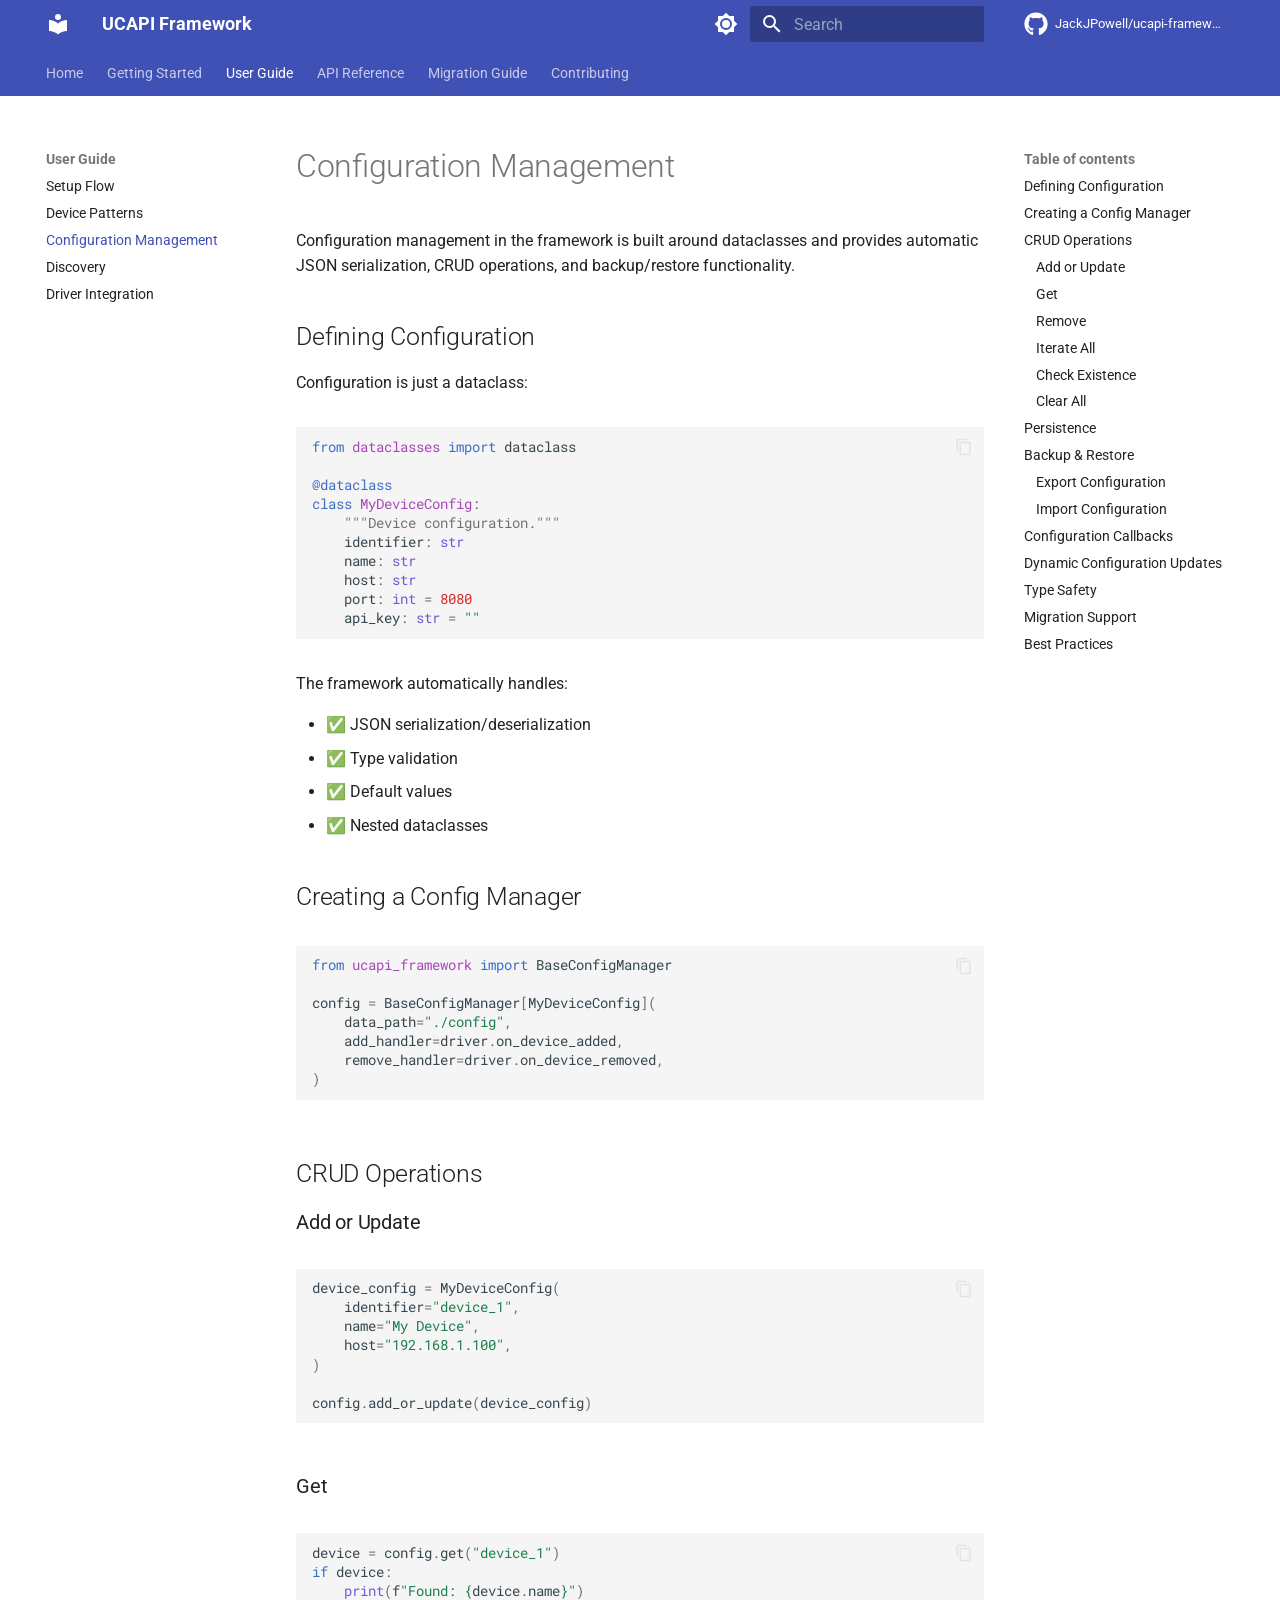
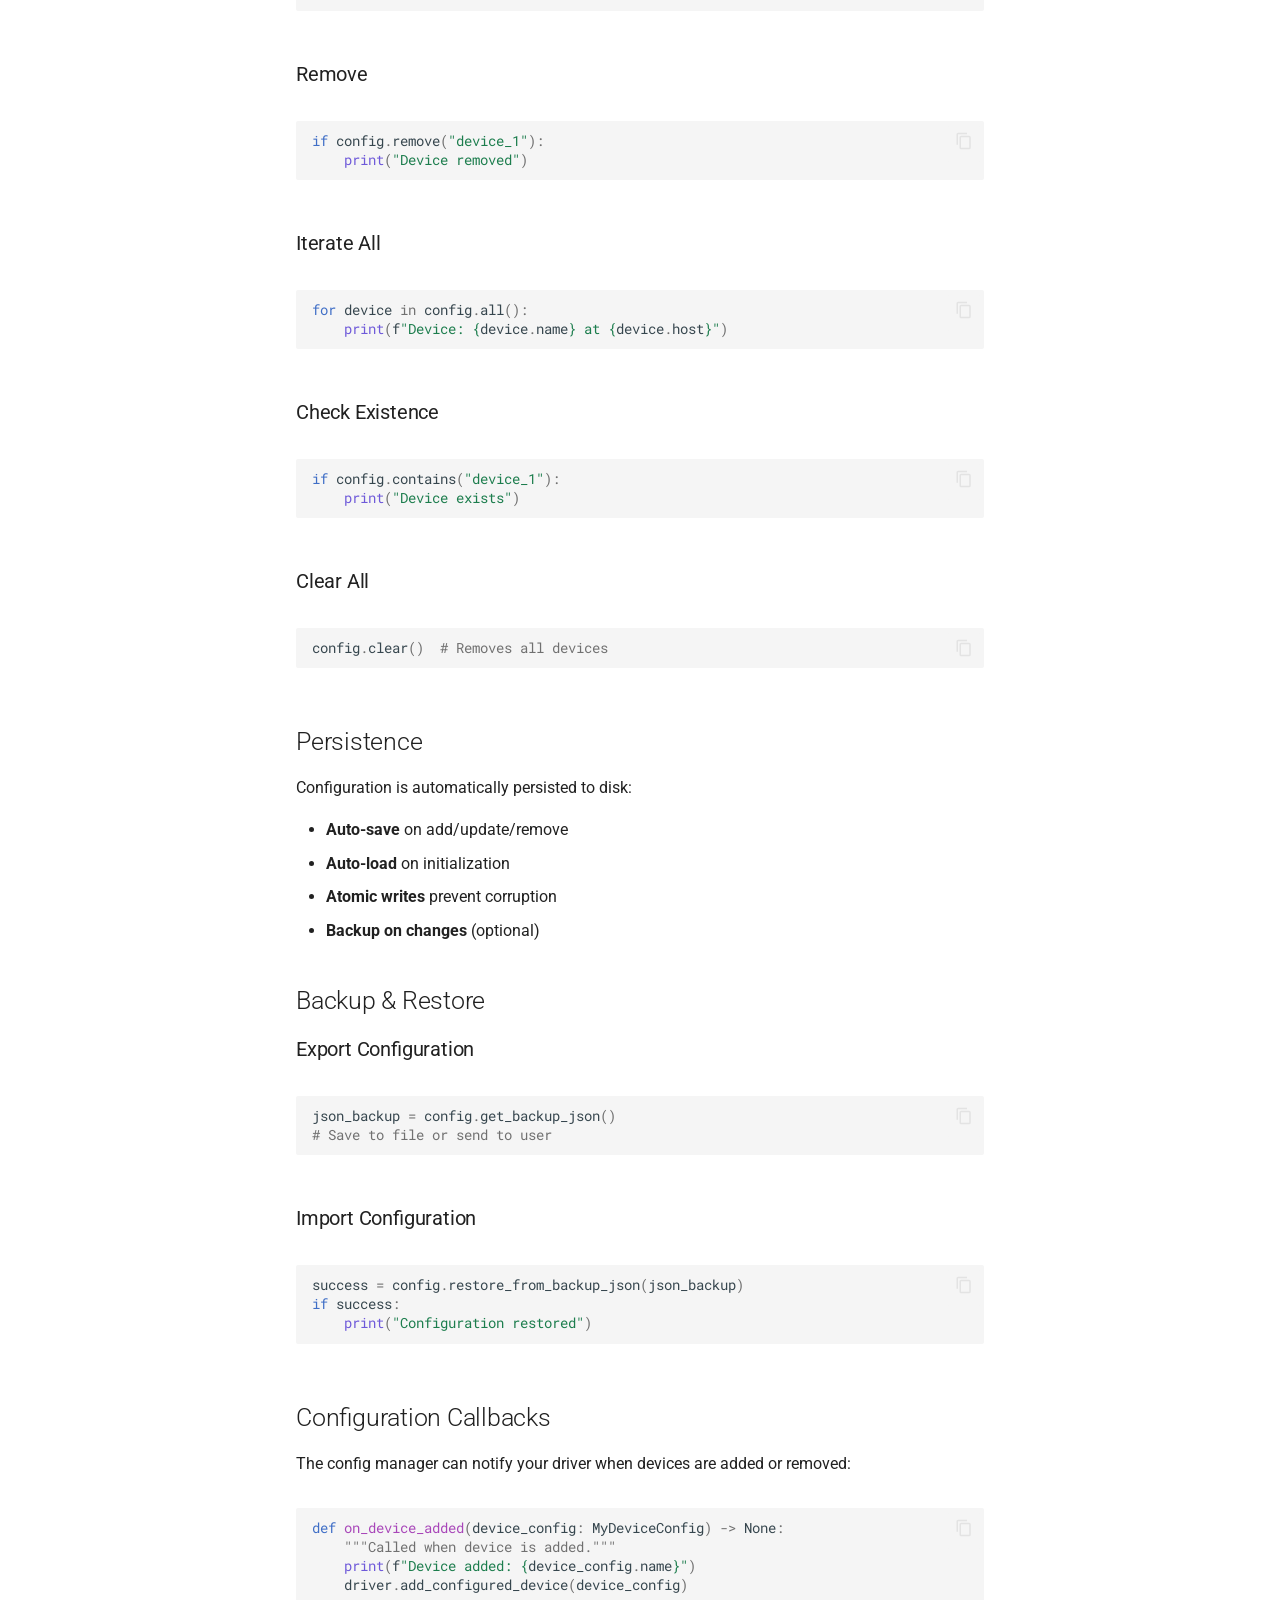
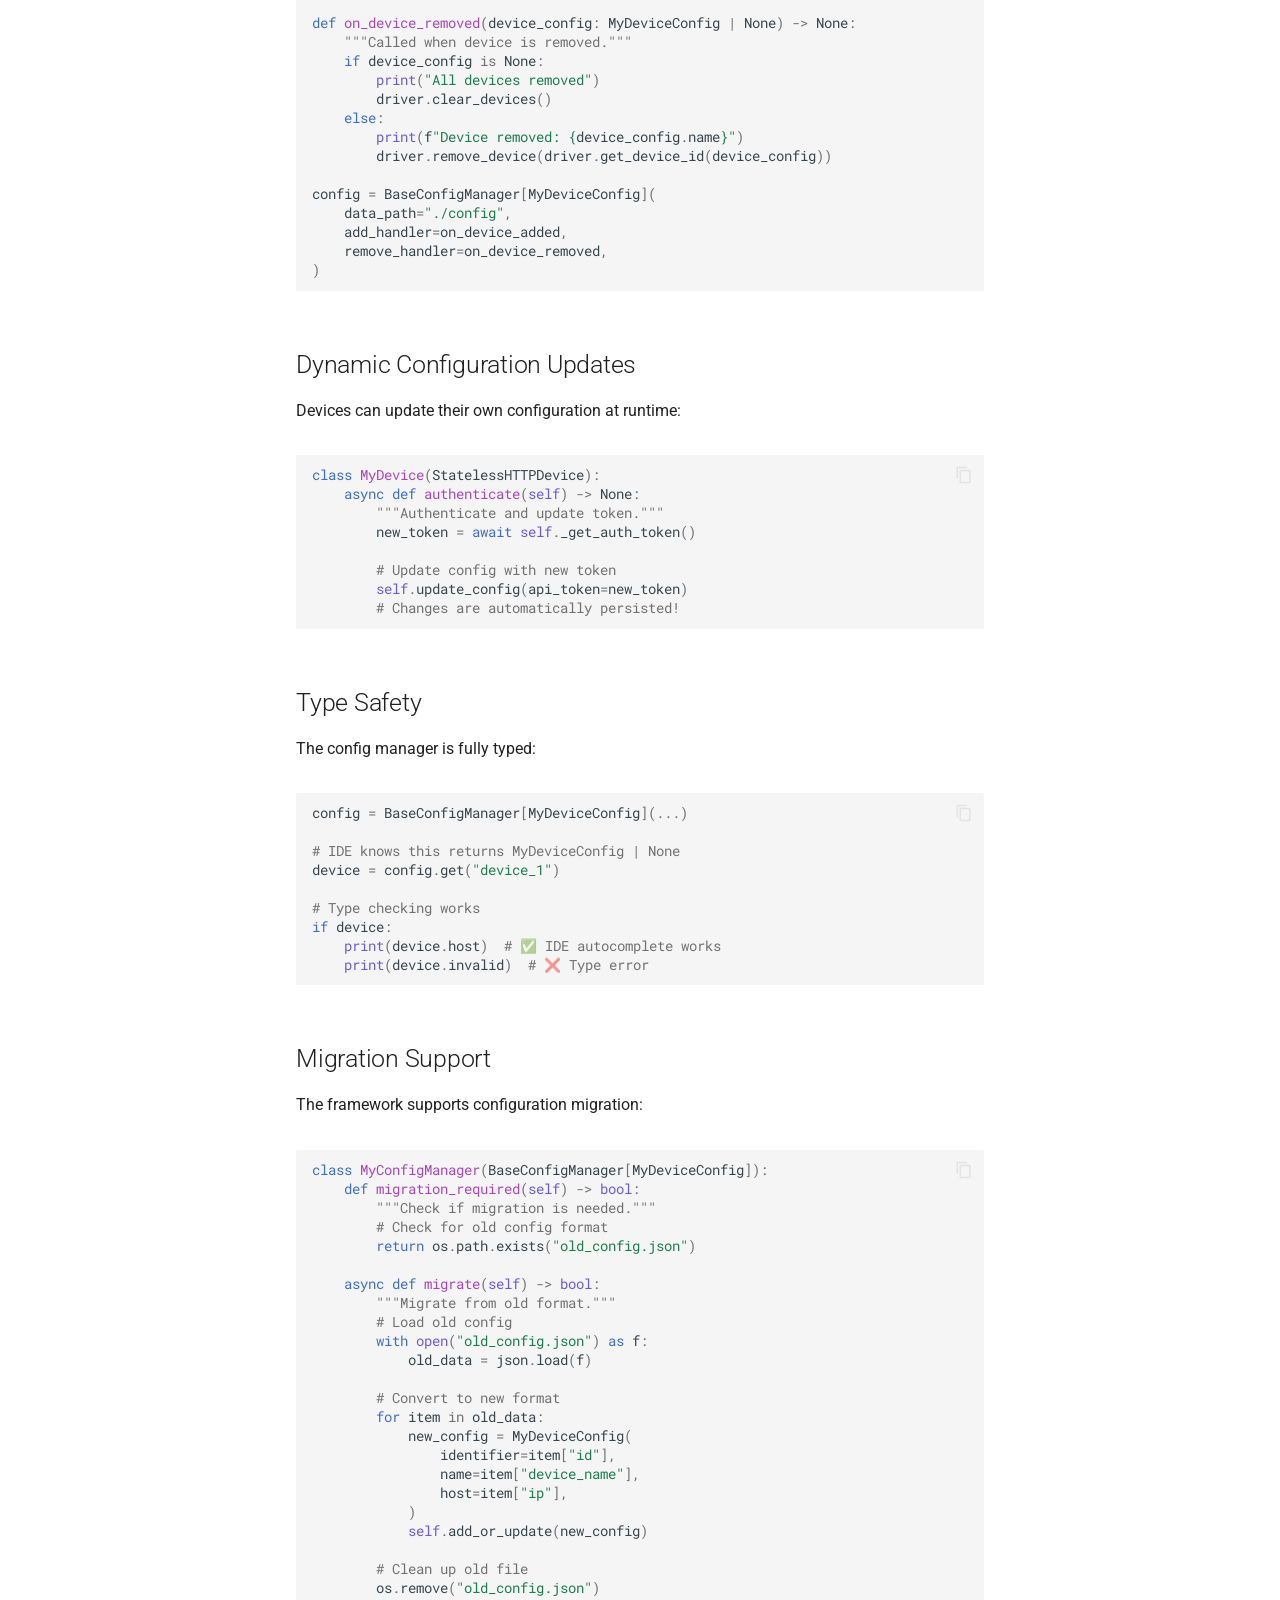
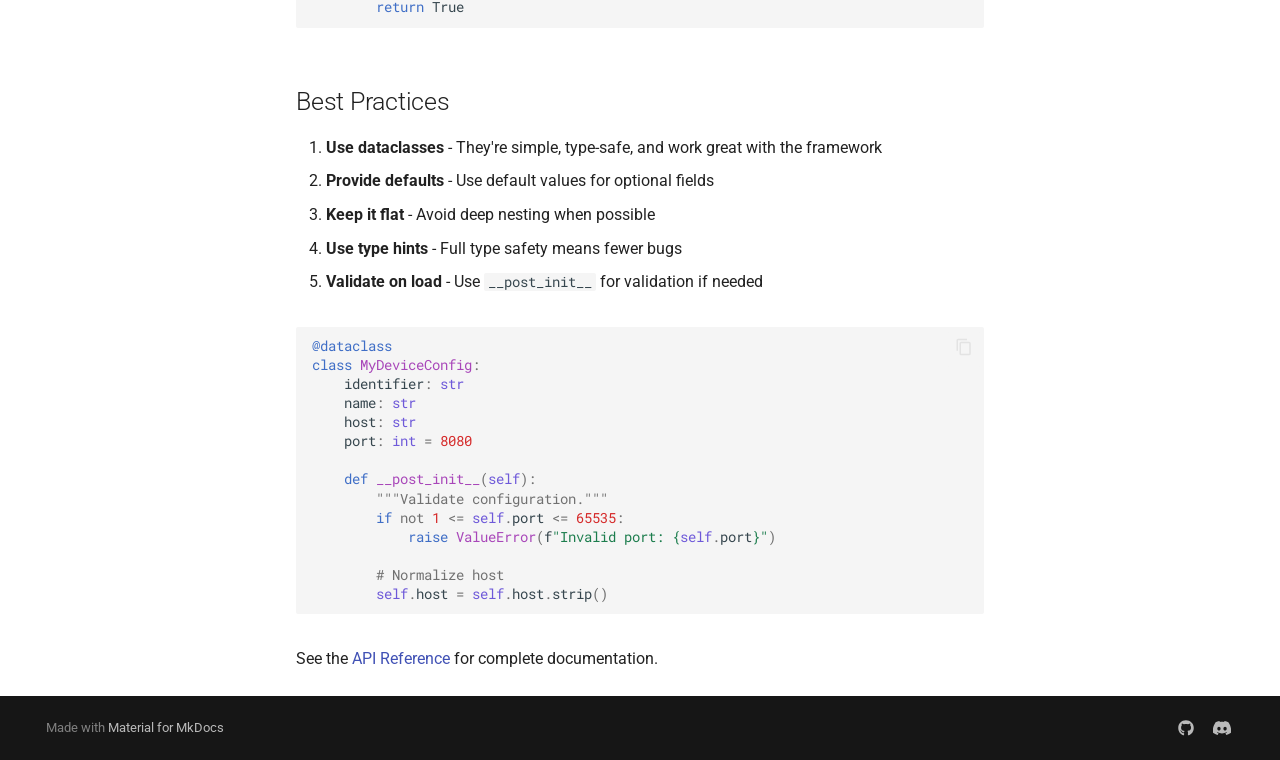
<file: guide/configuration/index.html>
<!doctype html>
<html lang="en" class="no-js">
  <head>
    
      <meta charset="utf-8">
      <meta name="viewport" content="width=device-width,initial-scale=1">
      
        <meta name="description" content="A framework for building Unfolded Circle Remote integrations">
      
      
        <meta name="author" content="Jack Powell">
      
      
        <link rel="canonical" href="https://jackjpowell.github.io/ucapi-framework/guide/configuration/">
      
      
        <link rel="prev" href="../device-patterns/">
      
      
        <link rel="next" href="../discovery/">
      
      
        
      
      
      <link rel="icon" href="../../assets/images/favicon.png">
      <meta name="generator" content="mkdocs-1.6.1, mkdocs-material-9.7.0">
    
    
      
        <title>Configuration Management - UCAPI Framework</title>
      
    
    
      <link rel="stylesheet" href="../../assets/stylesheets/main.618322db.min.css">
      
        
        <link rel="stylesheet" href="../../assets/stylesheets/palette.ab4e12ef.min.css">
      
      


    
    
      
    
    
      
        
        
        <link rel="preconnect" href="https://fonts.gstatic.com" crossorigin>
        <link rel="stylesheet" href="https://fonts.googleapis.com/css?family=Roboto:300,300i,400,400i,700,700i%7CRoboto+Mono:400,400i,700,700i&display=fallback">
        <style>:root{--md-text-font:"Roboto";--md-code-font:"Roboto Mono"}</style>
      
    
    
      <link rel="stylesheet" href="../../assets/_mkdocstrings.css">
    
      <link rel="stylesheet" href="../../stylesheets/extra.css">
    
    <script>__md_scope=new URL("../..",location),__md_hash=e=>[...e].reduce(((e,_)=>(e<<5)-e+_.charCodeAt(0)),0),__md_get=(e,_=localStorage,t=__md_scope)=>JSON.parse(_.getItem(t.pathname+"."+e)),__md_set=(e,_,t=localStorage,a=__md_scope)=>{try{t.setItem(a.pathname+"."+e,JSON.stringify(_))}catch(e){}}</script>
    
      

    
    
  </head>
  
  
    
    
      
    
    
    
    
    <body dir="ltr" data-md-color-scheme="default" data-md-color-primary="indigo" data-md-color-accent="indigo">
  
    
    <input class="md-toggle" data-md-toggle="drawer" type="checkbox" id="__drawer" autocomplete="off">
    <input class="md-toggle" data-md-toggle="search" type="checkbox" id="__search" autocomplete="off">
    <label class="md-overlay" for="__drawer"></label>
    <div data-md-component="skip">
      
        
        <a href="#configuration-management" class="md-skip">
          Skip to content
        </a>
      
    </div>
    <div data-md-component="announce">
      
    </div>
    
    
      

<header class="md-header" data-md-component="header">
  <nav class="md-header__inner md-grid" aria-label="Header">
    <a href="../.." title="UCAPI Framework" class="md-header__button md-logo" aria-label="UCAPI Framework" data-md-component="logo">
      
  
  <svg xmlns="http://www.w3.org/2000/svg" viewBox="0 0 24 24"><path d="M12 8a3 3 0 0 0 3-3 3 3 0 0 0-3-3 3 3 0 0 0-3 3 3 3 0 0 0 3 3m0 3.54C9.64 9.35 6.5 8 3 8v11c3.5 0 6.64 1.35 9 3.54 2.36-2.19 5.5-3.54 9-3.54V8c-3.5 0-6.64 1.35-9 3.54"/></svg>

    </a>
    <label class="md-header__button md-icon" for="__drawer">
      
      <svg xmlns="http://www.w3.org/2000/svg" viewBox="0 0 24 24"><path d="M3 6h18v2H3zm0 5h18v2H3zm0 5h18v2H3z"/></svg>
    </label>
    <div class="md-header__title" data-md-component="header-title">
      <div class="md-header__ellipsis">
        <div class="md-header__topic">
          <span class="md-ellipsis">
            UCAPI Framework
          </span>
        </div>
        <div class="md-header__topic" data-md-component="header-topic">
          <span class="md-ellipsis">
            
              Configuration Management
            
          </span>
        </div>
      </div>
    </div>
    
      
        <form class="md-header__option" data-md-component="palette">
  
    
    
    
    <input class="md-option" data-md-color-media="(prefers-color-scheme: light)" data-md-color-scheme="default" data-md-color-primary="indigo" data-md-color-accent="indigo"  aria-label="Switch to dark mode"  type="radio" name="__palette" id="__palette_0">
    
      <label class="md-header__button md-icon" title="Switch to dark mode" for="__palette_1" hidden>
        <svg xmlns="http://www.w3.org/2000/svg" viewBox="0 0 24 24"><path d="M12 8a4 4 0 0 0-4 4 4 4 0 0 0 4 4 4 4 0 0 0 4-4 4 4 0 0 0-4-4m0 10a6 6 0 0 1-6-6 6 6 0 0 1 6-6 6 6 0 0 1 6 6 6 6 0 0 1-6 6m8-9.31V4h-4.69L12 .69 8.69 4H4v4.69L.69 12 4 15.31V20h4.69L12 23.31 15.31 20H20v-4.69L23.31 12z"/></svg>
      </label>
    
  
    
    
    
    <input class="md-option" data-md-color-media="(prefers-color-scheme: dark)" data-md-color-scheme="slate" data-md-color-primary="indigo" data-md-color-accent="indigo"  aria-label="Switch to light mode"  type="radio" name="__palette" id="__palette_1">
    
      <label class="md-header__button md-icon" title="Switch to light mode" for="__palette_0" hidden>
        <svg xmlns="http://www.w3.org/2000/svg" viewBox="0 0 24 24"><path d="M12 18c-.89 0-1.74-.2-2.5-.55C11.56 16.5 13 14.42 13 12s-1.44-4.5-3.5-5.45C10.26 6.2 11.11 6 12 6a6 6 0 0 1 6 6 6 6 0 0 1-6 6m8-9.31V4h-4.69L12 .69 8.69 4H4v4.69L.69 12 4 15.31V20h4.69L12 23.31 15.31 20H20v-4.69L23.31 12z"/></svg>
      </label>
    
  
</form>
      
    
    
      <script>var palette=__md_get("__palette");if(palette&&palette.color){if("(prefers-color-scheme)"===palette.color.media){var media=matchMedia("(prefers-color-scheme: light)"),input=document.querySelector(media.matches?"[data-md-color-media='(prefers-color-scheme: light)']":"[data-md-color-media='(prefers-color-scheme: dark)']");palette.color.media=input.getAttribute("data-md-color-media"),palette.color.scheme=input.getAttribute("data-md-color-scheme"),palette.color.primary=input.getAttribute("data-md-color-primary"),palette.color.accent=input.getAttribute("data-md-color-accent")}for(var[key,value]of Object.entries(palette.color))document.body.setAttribute("data-md-color-"+key,value)}</script>
    
    
    
      
      
        <label class="md-header__button md-icon" for="__search">
          
          <svg xmlns="http://www.w3.org/2000/svg" viewBox="0 0 24 24"><path d="M9.5 3A6.5 6.5 0 0 1 16 9.5c0 1.61-.59 3.09-1.56 4.23l.27.27h.79l5 5-1.5 1.5-5-5v-.79l-.27-.27A6.52 6.52 0 0 1 9.5 16 6.5 6.5 0 0 1 3 9.5 6.5 6.5 0 0 1 9.5 3m0 2C7 5 5 7 5 9.5S7 14 9.5 14 14 12 14 9.5 12 5 9.5 5"/></svg>
        </label>
        <div class="md-search" data-md-component="search" role="dialog">
  <label class="md-search__overlay" for="__search"></label>
  <div class="md-search__inner" role="search">
    <form class="md-search__form" name="search">
      <input type="text" class="md-search__input" name="query" aria-label="Search" placeholder="Search" autocapitalize="off" autocorrect="off" autocomplete="off" spellcheck="false" data-md-component="search-query" required>
      <label class="md-search__icon md-icon" for="__search">
        
        <svg xmlns="http://www.w3.org/2000/svg" viewBox="0 0 24 24"><path d="M9.5 3A6.5 6.5 0 0 1 16 9.5c0 1.61-.59 3.09-1.56 4.23l.27.27h.79l5 5-1.5 1.5-5-5v-.79l-.27-.27A6.52 6.52 0 0 1 9.5 16 6.5 6.5 0 0 1 3 9.5 6.5 6.5 0 0 1 9.5 3m0 2C7 5 5 7 5 9.5S7 14 9.5 14 14 12 14 9.5 12 5 9.5 5"/></svg>
        
        <svg xmlns="http://www.w3.org/2000/svg" viewBox="0 0 24 24"><path d="M20 11v2H8l5.5 5.5-1.42 1.42L4.16 12l7.92-7.92L13.5 5.5 8 11z"/></svg>
      </label>
      <nav class="md-search__options" aria-label="Search">
        
        <button type="reset" class="md-search__icon md-icon" title="Clear" aria-label="Clear" tabindex="-1">
          
          <svg xmlns="http://www.w3.org/2000/svg" viewBox="0 0 24 24"><path d="M19 6.41 17.59 5 12 10.59 6.41 5 5 6.41 10.59 12 5 17.59 6.41 19 12 13.41 17.59 19 19 17.59 13.41 12z"/></svg>
        </button>
      </nav>
      
        <div class="md-search__suggest" data-md-component="search-suggest"></div>
      
    </form>
    <div class="md-search__output">
      <div class="md-search__scrollwrap" tabindex="0" data-md-scrollfix>
        <div class="md-search-result" data-md-component="search-result">
          <div class="md-search-result__meta">
            Initializing search
          </div>
          <ol class="md-search-result__list" role="presentation"></ol>
        </div>
      </div>
    </div>
  </div>
</div>
      
    
    
      <div class="md-header__source">
        <a href="https://github.com/JackJPowell/ucapi-framework" title="Go to repository" class="md-source" data-md-component="source">
  <div class="md-source__icon md-icon">
    
    <svg xmlns="http://www.w3.org/2000/svg" viewBox="0 0 512 512"><!--! Font Awesome Free 7.1.0 by @fontawesome - https://fontawesome.com License - https://fontawesome.com/license/free (Icons: CC BY 4.0, Fonts: SIL OFL 1.1, Code: MIT License) Copyright 2025 Fonticons, Inc.--><path d="M173.9 397.4c0 2-2.3 3.6-5.2 3.6-3.3.3-5.6-1.3-5.6-3.6 0-2 2.3-3.6 5.2-3.6 3-.3 5.6 1.3 5.6 3.6m-31.1-4.5c-.7 2 1.3 4.3 4.3 4.9 2.6 1 5.6 0 6.2-2s-1.3-4.3-4.3-5.2c-2.6-.7-5.5.3-6.2 2.3m44.2-1.7c-2.9.7-4.9 2.6-4.6 4.9.3 2 2.9 3.3 5.9 2.6 2.9-.7 4.9-2.6 4.6-4.6-.3-1.9-3-3.2-5.9-2.9M252.8 8C114.1 8 8 113.3 8 252c0 110.9 69.8 205.8 169.5 239.2 12.8 2.3 17.3-5.6 17.3-12.1 0-6.2-.3-40.4-.3-61.4 0 0-70 15-84.7-29.8 0 0-11.4-29.1-27.8-36.6 0 0-22.9-15.7 1.6-15.4 0 0 24.9 2 38.6 25.8 21.9 38.6 58.6 27.5 72.9 20.9 2.3-16 8.8-27.1 16-33.7-55.9-6.2-112.3-14.3-112.3-110.5 0-27.5 7.6-41.3 23.6-58.9-2.6-6.5-11.1-33.3 2.6-67.9 20.9-6.5 69 27 69 27 20-5.6 41.5-8.5 62.8-8.5s42.8 2.9 62.8 8.5c0 0 48.1-33.6 69-27 13.7 34.7 5.2 61.4 2.6 67.9 16 17.7 25.8 31.5 25.8 58.9 0 96.5-58.9 104.2-114.8 110.5 9.2 7.9 17 22.9 17 46.4 0 33.7-.3 75.4-.3 83.6 0 6.5 4.6 14.4 17.3 12.1C436.2 457.8 504 362.9 504 252 504 113.3 391.5 8 252.8 8M105.2 352.9c-1.3 1-1 3.3.7 5.2 1.6 1.6 3.9 2.3 5.2 1 1.3-1 1-3.3-.7-5.2-1.6-1.6-3.9-2.3-5.2-1m-10.8-8.1c-.7 1.3.3 2.9 2.3 3.9 1.6 1 3.6.7 4.3-.7.7-1.3-.3-2.9-2.3-3.9-2-.6-3.6-.3-4.3.7m32.4 35.6c-1.6 1.3-1 4.3 1.3 6.2 2.3 2.3 5.2 2.6 6.5 1 1.3-1.3.7-4.3-1.3-6.2-2.2-2.3-5.2-2.6-6.5-1m-11.4-14.7c-1.6 1-1.6 3.6 0 5.9s4.3 3.3 5.6 2.3c1.6-1.3 1.6-3.9 0-6.2-1.4-2.3-4-3.3-5.6-2"/></svg>
  </div>
  <div class="md-source__repository">
    JackJPowell/ucapi-framework
  </div>
</a>
      </div>
    
  </nav>
  
</header>
    
    <div class="md-container" data-md-component="container">
      
      
        
          
            
<nav class="md-tabs" aria-label="Tabs" data-md-component="tabs">
  <div class="md-grid">
    <ul class="md-tabs__list">
      
        
  
  
  
  
    <li class="md-tabs__item">
      <a href="../.." class="md-tabs__link">
        
  
  
    
  
  Home

      </a>
    </li>
  

      
        
  
  
  
  
    <li class="md-tabs__item">
      <a href="../../getting-started/" class="md-tabs__link">
        
  
  
    
  
  Getting Started

      </a>
    </li>
  

      
        
  
  
  
    
  
  
    
    
      <li class="md-tabs__item md-tabs__item--active">
        <a href="../setup-flow/" class="md-tabs__link">
          
  
  
  User Guide

        </a>
      </li>
    
  

      
        
  
  
  
  
    
    
      <li class="md-tabs__item">
        <a href="../../api/driver/" class="md-tabs__link">
          
  
  
  API Reference

        </a>
      </li>
    
  

      
        
  
  
  
  
    <li class="md-tabs__item">
      <a href="../../migration-guide/" class="md-tabs__link">
        
  
  
    
  
  Migration Guide

      </a>
    </li>
  

      
        
  
  
  
  
    <li class="md-tabs__item">
      <a href="../../contributing/" class="md-tabs__link">
        
  
  
    
  
  Contributing

      </a>
    </li>
  

      
    </ul>
  </div>
</nav>
          
        
      
      <main class="md-main" data-md-component="main">
        <div class="md-main__inner md-grid">
          
            
              
              <div class="md-sidebar md-sidebar--primary" data-md-component="sidebar" data-md-type="navigation" >
                <div class="md-sidebar__scrollwrap">
                  <div class="md-sidebar__inner">
                    


  


<nav class="md-nav md-nav--primary md-nav--lifted" aria-label="Navigation" data-md-level="0">
  <label class="md-nav__title" for="__drawer">
    <a href="../.." title="UCAPI Framework" class="md-nav__button md-logo" aria-label="UCAPI Framework" data-md-component="logo">
      
  
  <svg xmlns="http://www.w3.org/2000/svg" viewBox="0 0 24 24"><path d="M12 8a3 3 0 0 0 3-3 3 3 0 0 0-3-3 3 3 0 0 0-3 3 3 3 0 0 0 3 3m0 3.54C9.64 9.35 6.5 8 3 8v11c3.5 0 6.64 1.35 9 3.54 2.36-2.19 5.5-3.54 9-3.54V8c-3.5 0-6.64 1.35-9 3.54"/></svg>

    </a>
    UCAPI Framework
  </label>
  
    <div class="md-nav__source">
      <a href="https://github.com/JackJPowell/ucapi-framework" title="Go to repository" class="md-source" data-md-component="source">
  <div class="md-source__icon md-icon">
    
    <svg xmlns="http://www.w3.org/2000/svg" viewBox="0 0 512 512"><!--! Font Awesome Free 7.1.0 by @fontawesome - https://fontawesome.com License - https://fontawesome.com/license/free (Icons: CC BY 4.0, Fonts: SIL OFL 1.1, Code: MIT License) Copyright 2025 Fonticons, Inc.--><path d="M173.9 397.4c0 2-2.3 3.6-5.2 3.6-3.3.3-5.6-1.3-5.6-3.6 0-2 2.3-3.6 5.2-3.6 3-.3 5.6 1.3 5.6 3.6m-31.1-4.5c-.7 2 1.3 4.3 4.3 4.9 2.6 1 5.6 0 6.2-2s-1.3-4.3-4.3-5.2c-2.6-.7-5.5.3-6.2 2.3m44.2-1.7c-2.9.7-4.9 2.6-4.6 4.9.3 2 2.9 3.3 5.9 2.6 2.9-.7 4.9-2.6 4.6-4.6-.3-1.9-3-3.2-5.9-2.9M252.8 8C114.1 8 8 113.3 8 252c0 110.9 69.8 205.8 169.5 239.2 12.8 2.3 17.3-5.6 17.3-12.1 0-6.2-.3-40.4-.3-61.4 0 0-70 15-84.7-29.8 0 0-11.4-29.1-27.8-36.6 0 0-22.9-15.7 1.6-15.4 0 0 24.9 2 38.6 25.8 21.9 38.6 58.6 27.5 72.9 20.9 2.3-16 8.8-27.1 16-33.7-55.9-6.2-112.3-14.3-112.3-110.5 0-27.5 7.6-41.3 23.6-58.9-2.6-6.5-11.1-33.3 2.6-67.9 20.9-6.5 69 27 69 27 20-5.6 41.5-8.5 62.8-8.5s42.8 2.9 62.8 8.5c0 0 48.1-33.6 69-27 13.7 34.7 5.2 61.4 2.6 67.9 16 17.7 25.8 31.5 25.8 58.9 0 96.5-58.9 104.2-114.8 110.5 9.2 7.9 17 22.9 17 46.4 0 33.7-.3 75.4-.3 83.6 0 6.5 4.6 14.4 17.3 12.1C436.2 457.8 504 362.9 504 252 504 113.3 391.5 8 252.8 8M105.2 352.9c-1.3 1-1 3.3.7 5.2 1.6 1.6 3.9 2.3 5.2 1 1.3-1 1-3.3-.7-5.2-1.6-1.6-3.9-2.3-5.2-1m-10.8-8.1c-.7 1.3.3 2.9 2.3 3.9 1.6 1 3.6.7 4.3-.7.7-1.3-.3-2.9-2.3-3.9-2-.6-3.6-.3-4.3.7m32.4 35.6c-1.6 1.3-1 4.3 1.3 6.2 2.3 2.3 5.2 2.6 6.5 1 1.3-1.3.7-4.3-1.3-6.2-2.2-2.3-5.2-2.6-6.5-1m-11.4-14.7c-1.6 1-1.6 3.6 0 5.9s4.3 3.3 5.6 2.3c1.6-1.3 1.6-3.9 0-6.2-1.4-2.3-4-3.3-5.6-2"/></svg>
  </div>
  <div class="md-source__repository">
    JackJPowell/ucapi-framework
  </div>
</a>
    </div>
  
  <ul class="md-nav__list" data-md-scrollfix>
    
      
      
  
  
  
  
    <li class="md-nav__item">
      <a href="../.." class="md-nav__link">
        
  
  
  <span class="md-ellipsis">
    
  
    Home
  

    
  </span>
  
  

      </a>
    </li>
  

    
      
      
  
  
  
  
    <li class="md-nav__item">
      <a href="../../getting-started/" class="md-nav__link">
        
  
  
  <span class="md-ellipsis">
    
  
    Getting Started
  

    
  </span>
  
  

      </a>
    </li>
  

    
      
      
  
  
    
  
  
  
    
    
    
    
      
        
        
      
      
        
      
    
    
    <li class="md-nav__item md-nav__item--active md-nav__item--section md-nav__item--nested">
      
        
        
        <input class="md-nav__toggle md-toggle " type="checkbox" id="__nav_3" checked>
        
          
          <label class="md-nav__link" for="__nav_3" id="__nav_3_label" tabindex="">
            
  
  
  <span class="md-ellipsis">
    
  
    User Guide
  

    
  </span>
  
  

            <span class="md-nav__icon md-icon"></span>
          </label>
        
        <nav class="md-nav" data-md-level="1" aria-labelledby="__nav_3_label" aria-expanded="true">
          <label class="md-nav__title" for="__nav_3">
            <span class="md-nav__icon md-icon"></span>
            
  
    User Guide
  

          </label>
          <ul class="md-nav__list" data-md-scrollfix>
            
              
                
  
  
  
  
    <li class="md-nav__item">
      <a href="../setup-flow/" class="md-nav__link">
        
  
  
  <span class="md-ellipsis">
    
  
    Setup Flow
  

    
  </span>
  
  

      </a>
    </li>
  

              
            
              
                
  
  
  
  
    <li class="md-nav__item">
      <a href="../device-patterns/" class="md-nav__link">
        
  
  
  <span class="md-ellipsis">
    
  
    Device Patterns
  

    
  </span>
  
  

      </a>
    </li>
  

              
            
              
                
  
  
    
  
  
  
    <li class="md-nav__item md-nav__item--active">
      
      <input class="md-nav__toggle md-toggle" type="checkbox" id="__toc">
      
      
        
      
      
        <label class="md-nav__link md-nav__link--active" for="__toc">
          
  
  
  <span class="md-ellipsis">
    
  
    Configuration Management
  

    
  </span>
  
  

          <span class="md-nav__icon md-icon"></span>
        </label>
      
      <a href="./" class="md-nav__link md-nav__link--active">
        
  
  
  <span class="md-ellipsis">
    
  
    Configuration Management
  

    
  </span>
  
  

      </a>
      
        

<nav class="md-nav md-nav--secondary" aria-label="Table of contents">
  
  
  
    
  
  
    <label class="md-nav__title" for="__toc">
      <span class="md-nav__icon md-icon"></span>
      Table of contents
    </label>
    <ul class="md-nav__list" data-md-component="toc" data-md-scrollfix>
      
        <li class="md-nav__item">
  <a href="#defining-configuration" class="md-nav__link">
    <span class="md-ellipsis">
      
        Defining Configuration
      
    </span>
  </a>
  
</li>
      
        <li class="md-nav__item">
  <a href="#creating-a-config-manager" class="md-nav__link">
    <span class="md-ellipsis">
      
        Creating a Config Manager
      
    </span>
  </a>
  
</li>
      
        <li class="md-nav__item">
  <a href="#crud-operations" class="md-nav__link">
    <span class="md-ellipsis">
      
        CRUD Operations
      
    </span>
  </a>
  
    <nav class="md-nav" aria-label="CRUD Operations">
      <ul class="md-nav__list">
        
          <li class="md-nav__item">
  <a href="#add-or-update" class="md-nav__link">
    <span class="md-ellipsis">
      
        Add or Update
      
    </span>
  </a>
  
</li>
        
          <li class="md-nav__item">
  <a href="#get" class="md-nav__link">
    <span class="md-ellipsis">
      
        Get
      
    </span>
  </a>
  
</li>
        
          <li class="md-nav__item">
  <a href="#remove" class="md-nav__link">
    <span class="md-ellipsis">
      
        Remove
      
    </span>
  </a>
  
</li>
        
          <li class="md-nav__item">
  <a href="#iterate-all" class="md-nav__link">
    <span class="md-ellipsis">
      
        Iterate All
      
    </span>
  </a>
  
</li>
        
          <li class="md-nav__item">
  <a href="#check-existence" class="md-nav__link">
    <span class="md-ellipsis">
      
        Check Existence
      
    </span>
  </a>
  
</li>
        
          <li class="md-nav__item">
  <a href="#clear-all" class="md-nav__link">
    <span class="md-ellipsis">
      
        Clear All
      
    </span>
  </a>
  
</li>
        
      </ul>
    </nav>
  
</li>
      
        <li class="md-nav__item">
  <a href="#persistence" class="md-nav__link">
    <span class="md-ellipsis">
      
        Persistence
      
    </span>
  </a>
  
</li>
      
        <li class="md-nav__item">
  <a href="#backup-restore" class="md-nav__link">
    <span class="md-ellipsis">
      
        Backup &amp; Restore
      
    </span>
  </a>
  
    <nav class="md-nav" aria-label="Backup &amp; Restore">
      <ul class="md-nav__list">
        
          <li class="md-nav__item">
  <a href="#export-configuration" class="md-nav__link">
    <span class="md-ellipsis">
      
        Export Configuration
      
    </span>
  </a>
  
</li>
        
          <li class="md-nav__item">
  <a href="#import-configuration" class="md-nav__link">
    <span class="md-ellipsis">
      
        Import Configuration
      
    </span>
  </a>
  
</li>
        
      </ul>
    </nav>
  
</li>
      
        <li class="md-nav__item">
  <a href="#configuration-callbacks" class="md-nav__link">
    <span class="md-ellipsis">
      
        Configuration Callbacks
      
    </span>
  </a>
  
</li>
      
        <li class="md-nav__item">
  <a href="#dynamic-configuration-updates" class="md-nav__link">
    <span class="md-ellipsis">
      
        Dynamic Configuration Updates
      
    </span>
  </a>
  
</li>
      
        <li class="md-nav__item">
  <a href="#type-safety" class="md-nav__link">
    <span class="md-ellipsis">
      
        Type Safety
      
    </span>
  </a>
  
</li>
      
        <li class="md-nav__item">
  <a href="#migration-support" class="md-nav__link">
    <span class="md-ellipsis">
      
        Migration Support
      
    </span>
  </a>
  
</li>
      
        <li class="md-nav__item">
  <a href="#best-practices" class="md-nav__link">
    <span class="md-ellipsis">
      
        Best Practices
      
    </span>
  </a>
  
</li>
      
    </ul>
  
</nav>
      
    </li>
  

              
            
              
                
  
  
  
  
    <li class="md-nav__item">
      <a href="../discovery/" class="md-nav__link">
        
  
  
  <span class="md-ellipsis">
    
  
    Discovery
  

    
  </span>
  
  

      </a>
    </li>
  

              
            
              
                
  
  
  
  
    <li class="md-nav__item">
      <a href="../driver/" class="md-nav__link">
        
  
  
  <span class="md-ellipsis">
    
  
    Driver Integration
  

    
  </span>
  
  

      </a>
    </li>
  

              
            
          </ul>
        </nav>
      
    </li>
  

    
      
      
  
  
  
  
    
    
    
    
      
      
        
      
    
    
    <li class="md-nav__item md-nav__item--nested">
      
        
        
        <input class="md-nav__toggle md-toggle " type="checkbox" id="__nav_4" >
        
          
          <label class="md-nav__link" for="__nav_4" id="__nav_4_label" tabindex="0">
            
  
  
  <span class="md-ellipsis">
    
  
    API Reference
  

    
  </span>
  
  

            <span class="md-nav__icon md-icon"></span>
          </label>
        
        <nav class="md-nav" data-md-level="1" aria-labelledby="__nav_4_label" aria-expanded="false">
          <label class="md-nav__title" for="__nav_4">
            <span class="md-nav__icon md-icon"></span>
            
  
    API Reference
  

          </label>
          <ul class="md-nav__list" data-md-scrollfix>
            
              
                
  
  
  
  
    <li class="md-nav__item">
      <a href="../../api/driver/" class="md-nav__link">
        
  
  
  <span class="md-ellipsis">
    
  
    Driver
  

    
  </span>
  
  

      </a>
    </li>
  

              
            
              
                
  
  
  
  
    <li class="md-nav__item">
      <a href="../../api/device/" class="md-nav__link">
        
  
  
  <span class="md-ellipsis">
    
  
    Device
  

    
  </span>
  
  

      </a>
    </li>
  

              
            
              
                
  
  
  
  
    <li class="md-nav__item">
      <a href="../../api/setup/" class="md-nav__link">
        
  
  
  <span class="md-ellipsis">
    
  
    Setup Flow
  

    
  </span>
  
  

      </a>
    </li>
  

              
            
              
                
  
  
  
  
    <li class="md-nav__item">
      <a href="../../api/config/" class="md-nav__link">
        
  
  
  <span class="md-ellipsis">
    
  
    Configuration
  

    
  </span>
  
  

      </a>
    </li>
  

              
            
              
                
  
  
  
  
    <li class="md-nav__item">
      <a href="../../api/discovery/" class="md-nav__link">
        
  
  
  <span class="md-ellipsis">
    
  
    Discovery
  

    
  </span>
  
  

      </a>
    </li>
  

              
            
          </ul>
        </nav>
      
    </li>
  

    
      
      
  
  
  
  
    <li class="md-nav__item">
      <a href="../../migration-guide/" class="md-nav__link">
        
  
  
  <span class="md-ellipsis">
    
  
    Migration Guide
  

    
  </span>
  
  

      </a>
    </li>
  

    
      
      
  
  
  
  
    <li class="md-nav__item">
      <a href="../../contributing/" class="md-nav__link">
        
  
  
  <span class="md-ellipsis">
    
  
    Contributing
  

    
  </span>
  
  

      </a>
    </li>
  

    
  </ul>
</nav>
                  </div>
                </div>
              </div>
            
            
              
              <div class="md-sidebar md-sidebar--secondary" data-md-component="sidebar" data-md-type="toc" >
                <div class="md-sidebar__scrollwrap">
                  <div class="md-sidebar__inner">
                    

<nav class="md-nav md-nav--secondary" aria-label="Table of contents">
  
  
  
    
  
  
    <label class="md-nav__title" for="__toc">
      <span class="md-nav__icon md-icon"></span>
      Table of contents
    </label>
    <ul class="md-nav__list" data-md-component="toc" data-md-scrollfix>
      
        <li class="md-nav__item">
  <a href="#defining-configuration" class="md-nav__link">
    <span class="md-ellipsis">
      
        Defining Configuration
      
    </span>
  </a>
  
</li>
      
        <li class="md-nav__item">
  <a href="#creating-a-config-manager" class="md-nav__link">
    <span class="md-ellipsis">
      
        Creating a Config Manager
      
    </span>
  </a>
  
</li>
      
        <li class="md-nav__item">
  <a href="#crud-operations" class="md-nav__link">
    <span class="md-ellipsis">
      
        CRUD Operations
      
    </span>
  </a>
  
    <nav class="md-nav" aria-label="CRUD Operations">
      <ul class="md-nav__list">
        
          <li class="md-nav__item">
  <a href="#add-or-update" class="md-nav__link">
    <span class="md-ellipsis">
      
        Add or Update
      
    </span>
  </a>
  
</li>
        
          <li class="md-nav__item">
  <a href="#get" class="md-nav__link">
    <span class="md-ellipsis">
      
        Get
      
    </span>
  </a>
  
</li>
        
          <li class="md-nav__item">
  <a href="#remove" class="md-nav__link">
    <span class="md-ellipsis">
      
        Remove
      
    </span>
  </a>
  
</li>
        
          <li class="md-nav__item">
  <a href="#iterate-all" class="md-nav__link">
    <span class="md-ellipsis">
      
        Iterate All
      
    </span>
  </a>
  
</li>
        
          <li class="md-nav__item">
  <a href="#check-existence" class="md-nav__link">
    <span class="md-ellipsis">
      
        Check Existence
      
    </span>
  </a>
  
</li>
        
          <li class="md-nav__item">
  <a href="#clear-all" class="md-nav__link">
    <span class="md-ellipsis">
      
        Clear All
      
    </span>
  </a>
  
</li>
        
      </ul>
    </nav>
  
</li>
      
        <li class="md-nav__item">
  <a href="#persistence" class="md-nav__link">
    <span class="md-ellipsis">
      
        Persistence
      
    </span>
  </a>
  
</li>
      
        <li class="md-nav__item">
  <a href="#backup-restore" class="md-nav__link">
    <span class="md-ellipsis">
      
        Backup &amp; Restore
      
    </span>
  </a>
  
    <nav class="md-nav" aria-label="Backup &amp; Restore">
      <ul class="md-nav__list">
        
          <li class="md-nav__item">
  <a href="#export-configuration" class="md-nav__link">
    <span class="md-ellipsis">
      
        Export Configuration
      
    </span>
  </a>
  
</li>
        
          <li class="md-nav__item">
  <a href="#import-configuration" class="md-nav__link">
    <span class="md-ellipsis">
      
        Import Configuration
      
    </span>
  </a>
  
</li>
        
      </ul>
    </nav>
  
</li>
      
        <li class="md-nav__item">
  <a href="#configuration-callbacks" class="md-nav__link">
    <span class="md-ellipsis">
      
        Configuration Callbacks
      
    </span>
  </a>
  
</li>
      
        <li class="md-nav__item">
  <a href="#dynamic-configuration-updates" class="md-nav__link">
    <span class="md-ellipsis">
      
        Dynamic Configuration Updates
      
    </span>
  </a>
  
</li>
      
        <li class="md-nav__item">
  <a href="#type-safety" class="md-nav__link">
    <span class="md-ellipsis">
      
        Type Safety
      
    </span>
  </a>
  
</li>
      
        <li class="md-nav__item">
  <a href="#migration-support" class="md-nav__link">
    <span class="md-ellipsis">
      
        Migration Support
      
    </span>
  </a>
  
</li>
      
        <li class="md-nav__item">
  <a href="#best-practices" class="md-nav__link">
    <span class="md-ellipsis">
      
        Best Practices
      
    </span>
  </a>
  
</li>
      
    </ul>
  
</nav>
                  </div>
                </div>
              </div>
            
          
          
            <div class="md-content" data-md-component="content">
              
              <article class="md-content__inner md-typeset">
                
                  


  
  


<h1 id="configuration-management">Configuration Management<a class="headerlink" href="#configuration-management" title="Permanent link">&para;</a></h1>
<p>Configuration management in the framework is built around dataclasses and provides automatic JSON serialization, CRUD operations, and backup/restore functionality.</p>
<h2 id="defining-configuration">Defining Configuration<a class="headerlink" href="#defining-configuration" title="Permanent link">&para;</a></h2>
<p>Configuration is just a dataclass:</p>
<div class="language-python highlight"><pre><span></span><code><span id="__span-0-1"><a id="__codelineno-0-1" name="__codelineno-0-1" href="#__codelineno-0-1"></a><span class="kn">from</span><span class="w"> </span><span class="nn">dataclasses</span><span class="w"> </span><span class="kn">import</span> <span class="n">dataclass</span>
</span><span id="__span-0-2"><a id="__codelineno-0-2" name="__codelineno-0-2" href="#__codelineno-0-2"></a>
</span><span id="__span-0-3"><a id="__codelineno-0-3" name="__codelineno-0-3" href="#__codelineno-0-3"></a><span class="nd">@dataclass</span>
</span><span id="__span-0-4"><a id="__codelineno-0-4" name="__codelineno-0-4" href="#__codelineno-0-4"></a><span class="k">class</span><span class="w"> </span><span class="nc">MyDeviceConfig</span><span class="p">:</span>
</span><span id="__span-0-5"><a id="__codelineno-0-5" name="__codelineno-0-5" href="#__codelineno-0-5"></a><span class="w">    </span><span class="sd">&quot;&quot;&quot;Device configuration.&quot;&quot;&quot;</span>
</span><span id="__span-0-6"><a id="__codelineno-0-6" name="__codelineno-0-6" href="#__codelineno-0-6"></a>    <span class="n">identifier</span><span class="p">:</span> <span class="nb">str</span>
</span><span id="__span-0-7"><a id="__codelineno-0-7" name="__codelineno-0-7" href="#__codelineno-0-7"></a>    <span class="n">name</span><span class="p">:</span> <span class="nb">str</span>
</span><span id="__span-0-8"><a id="__codelineno-0-8" name="__codelineno-0-8" href="#__codelineno-0-8"></a>    <span class="n">host</span><span class="p">:</span> <span class="nb">str</span>
</span><span id="__span-0-9"><a id="__codelineno-0-9" name="__codelineno-0-9" href="#__codelineno-0-9"></a>    <span class="n">port</span><span class="p">:</span> <span class="nb">int</span> <span class="o">=</span> <span class="mi">8080</span>
</span><span id="__span-0-10"><a id="__codelineno-0-10" name="__codelineno-0-10" href="#__codelineno-0-10"></a>    <span class="n">api_key</span><span class="p">:</span> <span class="nb">str</span> <span class="o">=</span> <span class="s2">&quot;&quot;</span>
</span></code></pre></div>
<p>The framework automatically handles:</p>
<ul>
<li>✅ JSON serialization/deserialization</li>
<li>✅ Type validation</li>
<li>✅ Default values</li>
<li>✅ Nested dataclasses</li>
</ul>
<h2 id="creating-a-config-manager">Creating a Config Manager<a class="headerlink" href="#creating-a-config-manager" title="Permanent link">&para;</a></h2>
<div class="language-python highlight"><pre><span></span><code><span id="__span-1-1"><a id="__codelineno-1-1" name="__codelineno-1-1" href="#__codelineno-1-1"></a><span class="kn">from</span><span class="w"> </span><span class="nn">ucapi_framework</span><span class="w"> </span><span class="kn">import</span> <span class="n">BaseConfigManager</span>
</span><span id="__span-1-2"><a id="__codelineno-1-2" name="__codelineno-1-2" href="#__codelineno-1-2"></a>
</span><span id="__span-1-3"><a id="__codelineno-1-3" name="__codelineno-1-3" href="#__codelineno-1-3"></a><span class="n">config</span> <span class="o">=</span> <span class="n">BaseConfigManager</span><span class="p">[</span><span class="n">MyDeviceConfig</span><span class="p">](</span>
</span><span id="__span-1-4"><a id="__codelineno-1-4" name="__codelineno-1-4" href="#__codelineno-1-4"></a>    <span class="n">data_path</span><span class="o">=</span><span class="s2">&quot;./config&quot;</span><span class="p">,</span>
</span><span id="__span-1-5"><a id="__codelineno-1-5" name="__codelineno-1-5" href="#__codelineno-1-5"></a>    <span class="n">add_handler</span><span class="o">=</span><span class="n">driver</span><span class="o">.</span><span class="n">on_device_added</span><span class="p">,</span>
</span><span id="__span-1-6"><a id="__codelineno-1-6" name="__codelineno-1-6" href="#__codelineno-1-6"></a>    <span class="n">remove_handler</span><span class="o">=</span><span class="n">driver</span><span class="o">.</span><span class="n">on_device_removed</span><span class="p">,</span>
</span><span id="__span-1-7"><a id="__codelineno-1-7" name="__codelineno-1-7" href="#__codelineno-1-7"></a><span class="p">)</span>
</span></code></pre></div>
<h2 id="crud-operations">CRUD Operations<a class="headerlink" href="#crud-operations" title="Permanent link">&para;</a></h2>
<h3 id="add-or-update">Add or Update<a class="headerlink" href="#add-or-update" title="Permanent link">&para;</a></h3>
<div class="language-python highlight"><pre><span></span><code><span id="__span-2-1"><a id="__codelineno-2-1" name="__codelineno-2-1" href="#__codelineno-2-1"></a><span class="n">device_config</span> <span class="o">=</span> <span class="n">MyDeviceConfig</span><span class="p">(</span>
</span><span id="__span-2-2"><a id="__codelineno-2-2" name="__codelineno-2-2" href="#__codelineno-2-2"></a>    <span class="n">identifier</span><span class="o">=</span><span class="s2">&quot;device_1&quot;</span><span class="p">,</span>
</span><span id="__span-2-3"><a id="__codelineno-2-3" name="__codelineno-2-3" href="#__codelineno-2-3"></a>    <span class="n">name</span><span class="o">=</span><span class="s2">&quot;My Device&quot;</span><span class="p">,</span>
</span><span id="__span-2-4"><a id="__codelineno-2-4" name="__codelineno-2-4" href="#__codelineno-2-4"></a>    <span class="n">host</span><span class="o">=</span><span class="s2">&quot;192.168.1.100&quot;</span><span class="p">,</span>
</span><span id="__span-2-5"><a id="__codelineno-2-5" name="__codelineno-2-5" href="#__codelineno-2-5"></a><span class="p">)</span>
</span><span id="__span-2-6"><a id="__codelineno-2-6" name="__codelineno-2-6" href="#__codelineno-2-6"></a>
</span><span id="__span-2-7"><a id="__codelineno-2-7" name="__codelineno-2-7" href="#__codelineno-2-7"></a><span class="n">config</span><span class="o">.</span><span class="n">add_or_update</span><span class="p">(</span><span class="n">device_config</span><span class="p">)</span>
</span></code></pre></div>
<h3 id="get">Get<a class="headerlink" href="#get" title="Permanent link">&para;</a></h3>
<div class="language-python highlight"><pre><span></span><code><span id="__span-3-1"><a id="__codelineno-3-1" name="__codelineno-3-1" href="#__codelineno-3-1"></a><span class="n">device</span> <span class="o">=</span> <span class="n">config</span><span class="o">.</span><span class="n">get</span><span class="p">(</span><span class="s2">&quot;device_1&quot;</span><span class="p">)</span>
</span><span id="__span-3-2"><a id="__codelineno-3-2" name="__codelineno-3-2" href="#__codelineno-3-2"></a><span class="k">if</span> <span class="n">device</span><span class="p">:</span>
</span><span id="__span-3-3"><a id="__codelineno-3-3" name="__codelineno-3-3" href="#__codelineno-3-3"></a>    <span class="nb">print</span><span class="p">(</span><span class="sa">f</span><span class="s2">&quot;Found: </span><span class="si">{</span><span class="n">device</span><span class="o">.</span><span class="n">name</span><span class="si">}</span><span class="s2">&quot;</span><span class="p">)</span>
</span></code></pre></div>
<h3 id="remove">Remove<a class="headerlink" href="#remove" title="Permanent link">&para;</a></h3>
<div class="language-python highlight"><pre><span></span><code><span id="__span-4-1"><a id="__codelineno-4-1" name="__codelineno-4-1" href="#__codelineno-4-1"></a><span class="k">if</span> <span class="n">config</span><span class="o">.</span><span class="n">remove</span><span class="p">(</span><span class="s2">&quot;device_1&quot;</span><span class="p">):</span>
</span><span id="__span-4-2"><a id="__codelineno-4-2" name="__codelineno-4-2" href="#__codelineno-4-2"></a>    <span class="nb">print</span><span class="p">(</span><span class="s2">&quot;Device removed&quot;</span><span class="p">)</span>
</span></code></pre></div>
<h3 id="iterate-all">Iterate All<a class="headerlink" href="#iterate-all" title="Permanent link">&para;</a></h3>
<div class="language-python highlight"><pre><span></span><code><span id="__span-5-1"><a id="__codelineno-5-1" name="__codelineno-5-1" href="#__codelineno-5-1"></a><span class="k">for</span> <span class="n">device</span> <span class="ow">in</span> <span class="n">config</span><span class="o">.</span><span class="n">all</span><span class="p">():</span>
</span><span id="__span-5-2"><a id="__codelineno-5-2" name="__codelineno-5-2" href="#__codelineno-5-2"></a>    <span class="nb">print</span><span class="p">(</span><span class="sa">f</span><span class="s2">&quot;Device: </span><span class="si">{</span><span class="n">device</span><span class="o">.</span><span class="n">name</span><span class="si">}</span><span class="s2"> at </span><span class="si">{</span><span class="n">device</span><span class="o">.</span><span class="n">host</span><span class="si">}</span><span class="s2">&quot;</span><span class="p">)</span>
</span></code></pre></div>
<h3 id="check-existence">Check Existence<a class="headerlink" href="#check-existence" title="Permanent link">&para;</a></h3>
<div class="language-python highlight"><pre><span></span><code><span id="__span-6-1"><a id="__codelineno-6-1" name="__codelineno-6-1" href="#__codelineno-6-1"></a><span class="k">if</span> <span class="n">config</span><span class="o">.</span><span class="n">contains</span><span class="p">(</span><span class="s2">&quot;device_1&quot;</span><span class="p">):</span>
</span><span id="__span-6-2"><a id="__codelineno-6-2" name="__codelineno-6-2" href="#__codelineno-6-2"></a>    <span class="nb">print</span><span class="p">(</span><span class="s2">&quot;Device exists&quot;</span><span class="p">)</span>
</span></code></pre></div>
<h3 id="clear-all">Clear All<a class="headerlink" href="#clear-all" title="Permanent link">&para;</a></h3>
<div class="language-python highlight"><pre><span></span><code><span id="__span-7-1"><a id="__codelineno-7-1" name="__codelineno-7-1" href="#__codelineno-7-1"></a><span class="n">config</span><span class="o">.</span><span class="n">clear</span><span class="p">()</span>  <span class="c1"># Removes all devices</span>
</span></code></pre></div>
<h2 id="persistence">Persistence<a class="headerlink" href="#persistence" title="Permanent link">&para;</a></h2>
<p>Configuration is automatically persisted to disk:</p>
<ul>
<li><strong>Auto-save</strong> on add/update/remove</li>
<li><strong>Auto-load</strong> on initialization</li>
<li><strong>Atomic writes</strong> prevent corruption</li>
<li><strong>Backup on changes</strong> (optional)</li>
</ul>
<h2 id="backup-restore">Backup &amp; Restore<a class="headerlink" href="#backup-restore" title="Permanent link">&para;</a></h2>
<h3 id="export-configuration">Export Configuration<a class="headerlink" href="#export-configuration" title="Permanent link">&para;</a></h3>
<div class="language-python highlight"><pre><span></span><code><span id="__span-8-1"><a id="__codelineno-8-1" name="__codelineno-8-1" href="#__codelineno-8-1"></a><span class="n">json_backup</span> <span class="o">=</span> <span class="n">config</span><span class="o">.</span><span class="n">get_backup_json</span><span class="p">()</span>
</span><span id="__span-8-2"><a id="__codelineno-8-2" name="__codelineno-8-2" href="#__codelineno-8-2"></a><span class="c1"># Save to file or send to user</span>
</span></code></pre></div>
<h3 id="import-configuration">Import Configuration<a class="headerlink" href="#import-configuration" title="Permanent link">&para;</a></h3>
<div class="language-python highlight"><pre><span></span><code><span id="__span-9-1"><a id="__codelineno-9-1" name="__codelineno-9-1" href="#__codelineno-9-1"></a><span class="n">success</span> <span class="o">=</span> <span class="n">config</span><span class="o">.</span><span class="n">restore_from_backup_json</span><span class="p">(</span><span class="n">json_backup</span><span class="p">)</span>
</span><span id="__span-9-2"><a id="__codelineno-9-2" name="__codelineno-9-2" href="#__codelineno-9-2"></a><span class="k">if</span> <span class="n">success</span><span class="p">:</span>
</span><span id="__span-9-3"><a id="__codelineno-9-3" name="__codelineno-9-3" href="#__codelineno-9-3"></a>    <span class="nb">print</span><span class="p">(</span><span class="s2">&quot;Configuration restored&quot;</span><span class="p">)</span>
</span></code></pre></div>
<h2 id="configuration-callbacks">Configuration Callbacks<a class="headerlink" href="#configuration-callbacks" title="Permanent link">&para;</a></h2>
<p>The config manager can notify your driver when devices are added or removed:</p>
<div class="language-python highlight"><pre><span></span><code><span id="__span-10-1"><a id="__codelineno-10-1" name="__codelineno-10-1" href="#__codelineno-10-1"></a><span class="k">def</span><span class="w"> </span><span class="nf">on_device_added</span><span class="p">(</span><span class="n">device_config</span><span class="p">:</span> <span class="n">MyDeviceConfig</span><span class="p">)</span> <span class="o">-&gt;</span> <span class="kc">None</span><span class="p">:</span>
</span><span id="__span-10-2"><a id="__codelineno-10-2" name="__codelineno-10-2" href="#__codelineno-10-2"></a><span class="w">    </span><span class="sd">&quot;&quot;&quot;Called when device is added.&quot;&quot;&quot;</span>
</span><span id="__span-10-3"><a id="__codelineno-10-3" name="__codelineno-10-3" href="#__codelineno-10-3"></a>    <span class="nb">print</span><span class="p">(</span><span class="sa">f</span><span class="s2">&quot;Device added: </span><span class="si">{</span><span class="n">device_config</span><span class="o">.</span><span class="n">name</span><span class="si">}</span><span class="s2">&quot;</span><span class="p">)</span>
</span><span id="__span-10-4"><a id="__codelineno-10-4" name="__codelineno-10-4" href="#__codelineno-10-4"></a>    <span class="n">driver</span><span class="o">.</span><span class="n">add_configured_device</span><span class="p">(</span><span class="n">device_config</span><span class="p">)</span>
</span><span id="__span-10-5"><a id="__codelineno-10-5" name="__codelineno-10-5" href="#__codelineno-10-5"></a>
</span><span id="__span-10-6"><a id="__codelineno-10-6" name="__codelineno-10-6" href="#__codelineno-10-6"></a><span class="k">def</span><span class="w"> </span><span class="nf">on_device_removed</span><span class="p">(</span><span class="n">device_config</span><span class="p">:</span> <span class="n">MyDeviceConfig</span> <span class="o">|</span> <span class="kc">None</span><span class="p">)</span> <span class="o">-&gt;</span> <span class="kc">None</span><span class="p">:</span>
</span><span id="__span-10-7"><a id="__codelineno-10-7" name="__codelineno-10-7" href="#__codelineno-10-7"></a><span class="w">    </span><span class="sd">&quot;&quot;&quot;Called when device is removed.&quot;&quot;&quot;</span>
</span><span id="__span-10-8"><a id="__codelineno-10-8" name="__codelineno-10-8" href="#__codelineno-10-8"></a>    <span class="k">if</span> <span class="n">device_config</span> <span class="ow">is</span> <span class="kc">None</span><span class="p">:</span>
</span><span id="__span-10-9"><a id="__codelineno-10-9" name="__codelineno-10-9" href="#__codelineno-10-9"></a>        <span class="nb">print</span><span class="p">(</span><span class="s2">&quot;All devices removed&quot;</span><span class="p">)</span>
</span><span id="__span-10-10"><a id="__codelineno-10-10" name="__codelineno-10-10" href="#__codelineno-10-10"></a>        <span class="n">driver</span><span class="o">.</span><span class="n">clear_devices</span><span class="p">()</span>
</span><span id="__span-10-11"><a id="__codelineno-10-11" name="__codelineno-10-11" href="#__codelineno-10-11"></a>    <span class="k">else</span><span class="p">:</span>
</span><span id="__span-10-12"><a id="__codelineno-10-12" name="__codelineno-10-12" href="#__codelineno-10-12"></a>        <span class="nb">print</span><span class="p">(</span><span class="sa">f</span><span class="s2">&quot;Device removed: </span><span class="si">{</span><span class="n">device_config</span><span class="o">.</span><span class="n">name</span><span class="si">}</span><span class="s2">&quot;</span><span class="p">)</span>
</span><span id="__span-10-13"><a id="__codelineno-10-13" name="__codelineno-10-13" href="#__codelineno-10-13"></a>        <span class="n">driver</span><span class="o">.</span><span class="n">remove_device</span><span class="p">(</span><span class="n">driver</span><span class="o">.</span><span class="n">get_device_id</span><span class="p">(</span><span class="n">device_config</span><span class="p">))</span>
</span><span id="__span-10-14"><a id="__codelineno-10-14" name="__codelineno-10-14" href="#__codelineno-10-14"></a>
</span><span id="__span-10-15"><a id="__codelineno-10-15" name="__codelineno-10-15" href="#__codelineno-10-15"></a><span class="n">config</span> <span class="o">=</span> <span class="n">BaseConfigManager</span><span class="p">[</span><span class="n">MyDeviceConfig</span><span class="p">](</span>
</span><span id="__span-10-16"><a id="__codelineno-10-16" name="__codelineno-10-16" href="#__codelineno-10-16"></a>    <span class="n">data_path</span><span class="o">=</span><span class="s2">&quot;./config&quot;</span><span class="p">,</span>
</span><span id="__span-10-17"><a id="__codelineno-10-17" name="__codelineno-10-17" href="#__codelineno-10-17"></a>    <span class="n">add_handler</span><span class="o">=</span><span class="n">on_device_added</span><span class="p">,</span>
</span><span id="__span-10-18"><a id="__codelineno-10-18" name="__codelineno-10-18" href="#__codelineno-10-18"></a>    <span class="n">remove_handler</span><span class="o">=</span><span class="n">on_device_removed</span><span class="p">,</span>
</span><span id="__span-10-19"><a id="__codelineno-10-19" name="__codelineno-10-19" href="#__codelineno-10-19"></a><span class="p">)</span>
</span></code></pre></div>
<h2 id="dynamic-configuration-updates">Dynamic Configuration Updates<a class="headerlink" href="#dynamic-configuration-updates" title="Permanent link">&para;</a></h2>
<p>Devices can update their own configuration at runtime:</p>
<div class="language-python highlight"><pre><span></span><code><span id="__span-11-1"><a id="__codelineno-11-1" name="__codelineno-11-1" href="#__codelineno-11-1"></a><span class="k">class</span><span class="w"> </span><span class="nc">MyDevice</span><span class="p">(</span><span class="n">StatelessHTTPDevice</span><span class="p">):</span>
</span><span id="__span-11-2"><a id="__codelineno-11-2" name="__codelineno-11-2" href="#__codelineno-11-2"></a>    <span class="k">async</span> <span class="k">def</span><span class="w"> </span><span class="nf">authenticate</span><span class="p">(</span><span class="bp">self</span><span class="p">)</span> <span class="o">-&gt;</span> <span class="kc">None</span><span class="p">:</span>
</span><span id="__span-11-3"><a id="__codelineno-11-3" name="__codelineno-11-3" href="#__codelineno-11-3"></a><span class="w">        </span><span class="sd">&quot;&quot;&quot;Authenticate and update token.&quot;&quot;&quot;</span>
</span><span id="__span-11-4"><a id="__codelineno-11-4" name="__codelineno-11-4" href="#__codelineno-11-4"></a>        <span class="n">new_token</span> <span class="o">=</span> <span class="k">await</span> <span class="bp">self</span><span class="o">.</span><span class="n">_get_auth_token</span><span class="p">()</span>
</span><span id="__span-11-5"><a id="__codelineno-11-5" name="__codelineno-11-5" href="#__codelineno-11-5"></a>
</span><span id="__span-11-6"><a id="__codelineno-11-6" name="__codelineno-11-6" href="#__codelineno-11-6"></a>        <span class="c1"># Update config with new token</span>
</span><span id="__span-11-7"><a id="__codelineno-11-7" name="__codelineno-11-7" href="#__codelineno-11-7"></a>        <span class="bp">self</span><span class="o">.</span><span class="n">update_config</span><span class="p">(</span><span class="n">api_token</span><span class="o">=</span><span class="n">new_token</span><span class="p">)</span>
</span><span id="__span-11-8"><a id="__codelineno-11-8" name="__codelineno-11-8" href="#__codelineno-11-8"></a>        <span class="c1"># Changes are automatically persisted!</span>
</span></code></pre></div>
<h2 id="type-safety">Type Safety<a class="headerlink" href="#type-safety" title="Permanent link">&para;</a></h2>
<p>The config manager is fully typed:</p>
<div class="language-python highlight"><pre><span></span><code><span id="__span-12-1"><a id="__codelineno-12-1" name="__codelineno-12-1" href="#__codelineno-12-1"></a><span class="n">config</span> <span class="o">=</span> <span class="n">BaseConfigManager</span><span class="p">[</span><span class="n">MyDeviceConfig</span><span class="p">](</span><span class="o">...</span><span class="p">)</span>
</span><span id="__span-12-2"><a id="__codelineno-12-2" name="__codelineno-12-2" href="#__codelineno-12-2"></a>
</span><span id="__span-12-3"><a id="__codelineno-12-3" name="__codelineno-12-3" href="#__codelineno-12-3"></a><span class="c1"># IDE knows this returns MyDeviceConfig | None</span>
</span><span id="__span-12-4"><a id="__codelineno-12-4" name="__codelineno-12-4" href="#__codelineno-12-4"></a><span class="n">device</span> <span class="o">=</span> <span class="n">config</span><span class="o">.</span><span class="n">get</span><span class="p">(</span><span class="s2">&quot;device_1&quot;</span><span class="p">)</span>
</span><span id="__span-12-5"><a id="__codelineno-12-5" name="__codelineno-12-5" href="#__codelineno-12-5"></a>
</span><span id="__span-12-6"><a id="__codelineno-12-6" name="__codelineno-12-6" href="#__codelineno-12-6"></a><span class="c1"># Type checking works</span>
</span><span id="__span-12-7"><a id="__codelineno-12-7" name="__codelineno-12-7" href="#__codelineno-12-7"></a><span class="k">if</span> <span class="n">device</span><span class="p">:</span>
</span><span id="__span-12-8"><a id="__codelineno-12-8" name="__codelineno-12-8" href="#__codelineno-12-8"></a>    <span class="nb">print</span><span class="p">(</span><span class="n">device</span><span class="o">.</span><span class="n">host</span><span class="p">)</span>  <span class="c1"># ✅ IDE autocomplete works</span>
</span><span id="__span-12-9"><a id="__codelineno-12-9" name="__codelineno-12-9" href="#__codelineno-12-9"></a>    <span class="nb">print</span><span class="p">(</span><span class="n">device</span><span class="o">.</span><span class="n">invalid</span><span class="p">)</span>  <span class="c1"># ❌ Type error</span>
</span></code></pre></div>
<h2 id="migration-support">Migration Support<a class="headerlink" href="#migration-support" title="Permanent link">&para;</a></h2>
<p>The framework supports configuration migration:</p>
<div class="language-python highlight"><pre><span></span><code><span id="__span-13-1"><a id="__codelineno-13-1" name="__codelineno-13-1" href="#__codelineno-13-1"></a><span class="k">class</span><span class="w"> </span><span class="nc">MyConfigManager</span><span class="p">(</span><span class="n">BaseConfigManager</span><span class="p">[</span><span class="n">MyDeviceConfig</span><span class="p">]):</span>
</span><span id="__span-13-2"><a id="__codelineno-13-2" name="__codelineno-13-2" href="#__codelineno-13-2"></a>    <span class="k">def</span><span class="w"> </span><span class="nf">migration_required</span><span class="p">(</span><span class="bp">self</span><span class="p">)</span> <span class="o">-&gt;</span> <span class="nb">bool</span><span class="p">:</span>
</span><span id="__span-13-3"><a id="__codelineno-13-3" name="__codelineno-13-3" href="#__codelineno-13-3"></a><span class="w">        </span><span class="sd">&quot;&quot;&quot;Check if migration is needed.&quot;&quot;&quot;</span>
</span><span id="__span-13-4"><a id="__codelineno-13-4" name="__codelineno-13-4" href="#__codelineno-13-4"></a>        <span class="c1"># Check for old config format</span>
</span><span id="__span-13-5"><a id="__codelineno-13-5" name="__codelineno-13-5" href="#__codelineno-13-5"></a>        <span class="k">return</span> <span class="n">os</span><span class="o">.</span><span class="n">path</span><span class="o">.</span><span class="n">exists</span><span class="p">(</span><span class="s2">&quot;old_config.json&quot;</span><span class="p">)</span>
</span><span id="__span-13-6"><a id="__codelineno-13-6" name="__codelineno-13-6" href="#__codelineno-13-6"></a>
</span><span id="__span-13-7"><a id="__codelineno-13-7" name="__codelineno-13-7" href="#__codelineno-13-7"></a>    <span class="k">async</span> <span class="k">def</span><span class="w"> </span><span class="nf">migrate</span><span class="p">(</span><span class="bp">self</span><span class="p">)</span> <span class="o">-&gt;</span> <span class="nb">bool</span><span class="p">:</span>
</span><span id="__span-13-8"><a id="__codelineno-13-8" name="__codelineno-13-8" href="#__codelineno-13-8"></a><span class="w">        </span><span class="sd">&quot;&quot;&quot;Migrate from old format.&quot;&quot;&quot;</span>
</span><span id="__span-13-9"><a id="__codelineno-13-9" name="__codelineno-13-9" href="#__codelineno-13-9"></a>        <span class="c1"># Load old config</span>
</span><span id="__span-13-10"><a id="__codelineno-13-10" name="__codelineno-13-10" href="#__codelineno-13-10"></a>        <span class="k">with</span> <span class="nb">open</span><span class="p">(</span><span class="s2">&quot;old_config.json&quot;</span><span class="p">)</span> <span class="k">as</span> <span class="n">f</span><span class="p">:</span>
</span><span id="__span-13-11"><a id="__codelineno-13-11" name="__codelineno-13-11" href="#__codelineno-13-11"></a>            <span class="n">old_data</span> <span class="o">=</span> <span class="n">json</span><span class="o">.</span><span class="n">load</span><span class="p">(</span><span class="n">f</span><span class="p">)</span>
</span><span id="__span-13-12"><a id="__codelineno-13-12" name="__codelineno-13-12" href="#__codelineno-13-12"></a>
</span><span id="__span-13-13"><a id="__codelineno-13-13" name="__codelineno-13-13" href="#__codelineno-13-13"></a>        <span class="c1"># Convert to new format</span>
</span><span id="__span-13-14"><a id="__codelineno-13-14" name="__codelineno-13-14" href="#__codelineno-13-14"></a>        <span class="k">for</span> <span class="n">item</span> <span class="ow">in</span> <span class="n">old_data</span><span class="p">:</span>
</span><span id="__span-13-15"><a id="__codelineno-13-15" name="__codelineno-13-15" href="#__codelineno-13-15"></a>            <span class="n">new_config</span> <span class="o">=</span> <span class="n">MyDeviceConfig</span><span class="p">(</span>
</span><span id="__span-13-16"><a id="__codelineno-13-16" name="__codelineno-13-16" href="#__codelineno-13-16"></a>                <span class="n">identifier</span><span class="o">=</span><span class="n">item</span><span class="p">[</span><span class="s2">&quot;id&quot;</span><span class="p">],</span>
</span><span id="__span-13-17"><a id="__codelineno-13-17" name="__codelineno-13-17" href="#__codelineno-13-17"></a>                <span class="n">name</span><span class="o">=</span><span class="n">item</span><span class="p">[</span><span class="s2">&quot;device_name&quot;</span><span class="p">],</span>
</span><span id="__span-13-18"><a id="__codelineno-13-18" name="__codelineno-13-18" href="#__codelineno-13-18"></a>                <span class="n">host</span><span class="o">=</span><span class="n">item</span><span class="p">[</span><span class="s2">&quot;ip&quot;</span><span class="p">],</span>
</span><span id="__span-13-19"><a id="__codelineno-13-19" name="__codelineno-13-19" href="#__codelineno-13-19"></a>            <span class="p">)</span>
</span><span id="__span-13-20"><a id="__codelineno-13-20" name="__codelineno-13-20" href="#__codelineno-13-20"></a>            <span class="bp">self</span><span class="o">.</span><span class="n">add_or_update</span><span class="p">(</span><span class="n">new_config</span><span class="p">)</span>
</span><span id="__span-13-21"><a id="__codelineno-13-21" name="__codelineno-13-21" href="#__codelineno-13-21"></a>
</span><span id="__span-13-22"><a id="__codelineno-13-22" name="__codelineno-13-22" href="#__codelineno-13-22"></a>        <span class="c1"># Clean up old file</span>
</span><span id="__span-13-23"><a id="__codelineno-13-23" name="__codelineno-13-23" href="#__codelineno-13-23"></a>        <span class="n">os</span><span class="o">.</span><span class="n">remove</span><span class="p">(</span><span class="s2">&quot;old_config.json&quot;</span><span class="p">)</span>
</span><span id="__span-13-24"><a id="__codelineno-13-24" name="__codelineno-13-24" href="#__codelineno-13-24"></a>        <span class="k">return</span> <span class="kc">True</span>
</span></code></pre></div>
<h2 id="best-practices">Best Practices<a class="headerlink" href="#best-practices" title="Permanent link">&para;</a></h2>
<ol>
<li><strong>Use dataclasses</strong> - They're simple, type-safe, and work great with the framework</li>
<li><strong>Provide defaults</strong> - Use default values for optional fields</li>
<li><strong>Keep it flat</strong> - Avoid deep nesting when possible</li>
<li><strong>Use type hints</strong> - Full type safety means fewer bugs</li>
<li><strong>Validate on load</strong> - Use <code>__post_init__</code> for validation if needed</li>
</ol>
<div class="language-python highlight"><pre><span></span><code><span id="__span-14-1"><a id="__codelineno-14-1" name="__codelineno-14-1" href="#__codelineno-14-1"></a><span class="nd">@dataclass</span>
</span><span id="__span-14-2"><a id="__codelineno-14-2" name="__codelineno-14-2" href="#__codelineno-14-2"></a><span class="k">class</span><span class="w"> </span><span class="nc">MyDeviceConfig</span><span class="p">:</span>
</span><span id="__span-14-3"><a id="__codelineno-14-3" name="__codelineno-14-3" href="#__codelineno-14-3"></a>    <span class="n">identifier</span><span class="p">:</span> <span class="nb">str</span>
</span><span id="__span-14-4"><a id="__codelineno-14-4" name="__codelineno-14-4" href="#__codelineno-14-4"></a>    <span class="n">name</span><span class="p">:</span> <span class="nb">str</span>
</span><span id="__span-14-5"><a id="__codelineno-14-5" name="__codelineno-14-5" href="#__codelineno-14-5"></a>    <span class="n">host</span><span class="p">:</span> <span class="nb">str</span>
</span><span id="__span-14-6"><a id="__codelineno-14-6" name="__codelineno-14-6" href="#__codelineno-14-6"></a>    <span class="n">port</span><span class="p">:</span> <span class="nb">int</span> <span class="o">=</span> <span class="mi">8080</span>
</span><span id="__span-14-7"><a id="__codelineno-14-7" name="__codelineno-14-7" href="#__codelineno-14-7"></a>
</span><span id="__span-14-8"><a id="__codelineno-14-8" name="__codelineno-14-8" href="#__codelineno-14-8"></a>    <span class="k">def</span><span class="w"> </span><span class="nf">__post_init__</span><span class="p">(</span><span class="bp">self</span><span class="p">):</span>
</span><span id="__span-14-9"><a id="__codelineno-14-9" name="__codelineno-14-9" href="#__codelineno-14-9"></a><span class="w">        </span><span class="sd">&quot;&quot;&quot;Validate configuration.&quot;&quot;&quot;</span>
</span><span id="__span-14-10"><a id="__codelineno-14-10" name="__codelineno-14-10" href="#__codelineno-14-10"></a>        <span class="k">if</span> <span class="ow">not</span> <span class="mi">1</span> <span class="o">&lt;=</span> <span class="bp">self</span><span class="o">.</span><span class="n">port</span> <span class="o">&lt;=</span> <span class="mi">65535</span><span class="p">:</span>
</span><span id="__span-14-11"><a id="__codelineno-14-11" name="__codelineno-14-11" href="#__codelineno-14-11"></a>            <span class="k">raise</span> <span class="ne">ValueError</span><span class="p">(</span><span class="sa">f</span><span class="s2">&quot;Invalid port: </span><span class="si">{</span><span class="bp">self</span><span class="o">.</span><span class="n">port</span><span class="si">}</span><span class="s2">&quot;</span><span class="p">)</span>
</span><span id="__span-14-12"><a id="__codelineno-14-12" name="__codelineno-14-12" href="#__codelineno-14-12"></a>
</span><span id="__span-14-13"><a id="__codelineno-14-13" name="__codelineno-14-13" href="#__codelineno-14-13"></a>        <span class="c1"># Normalize host</span>
</span><span id="__span-14-14"><a id="__codelineno-14-14" name="__codelineno-14-14" href="#__codelineno-14-14"></a>        <span class="bp">self</span><span class="o">.</span><span class="n">host</span> <span class="o">=</span> <span class="bp">self</span><span class="o">.</span><span class="n">host</span><span class="o">.</span><span class="n">strip</span><span class="p">()</span>
</span></code></pre></div>
<p>See the <a href="../../api/config/">API Reference</a> for complete documentation.</p>












                
              </article>
            </div>
          
          
<script>var target=document.getElementById(location.hash.slice(1));target&&target.name&&(target.checked=target.name.startsWith("__tabbed_"))</script>
        </div>
        
          <button type="button" class="md-top md-icon" data-md-component="top" hidden>
  
  <svg xmlns="http://www.w3.org/2000/svg" viewBox="0 0 24 24"><path d="M13 20h-2V8l-5.5 5.5-1.42-1.42L12 4.16l7.92 7.92-1.42 1.42L13 8z"/></svg>
  Back to top
</button>
        
      </main>
      
        <footer class="md-footer">
  
  <div class="md-footer-meta md-typeset">
    <div class="md-footer-meta__inner md-grid">
      <div class="md-copyright">
  
  
    Made with
    <a href="https://squidfunk.github.io/mkdocs-material/" target="_blank" rel="noopener">
      Material for MkDocs
    </a>
  
</div>
      
        
<div class="md-social">
  
    
    
    
    
      
      
    
    <a href="https://github.com/JackJPowell" target="_blank" rel="noopener" title="github.com" class="md-social__link">
      <svg xmlns="http://www.w3.org/2000/svg" viewBox="0 0 512 512"><!--! Font Awesome Free 7.1.0 by @fontawesome - https://fontawesome.com License - https://fontawesome.com/license/free (Icons: CC BY 4.0, Fonts: SIL OFL 1.1, Code: MIT License) Copyright 2025 Fonticons, Inc.--><path d="M173.9 397.4c0 2-2.3 3.6-5.2 3.6-3.3.3-5.6-1.3-5.6-3.6 0-2 2.3-3.6 5.2-3.6 3-.3 5.6 1.3 5.6 3.6m-31.1-4.5c-.7 2 1.3 4.3 4.3 4.9 2.6 1 5.6 0 6.2-2s-1.3-4.3-4.3-5.2c-2.6-.7-5.5.3-6.2 2.3m44.2-1.7c-2.9.7-4.9 2.6-4.6 4.9.3 2 2.9 3.3 5.9 2.6 2.9-.7 4.9-2.6 4.6-4.6-.3-1.9-3-3.2-5.9-2.9M252.8 8C114.1 8 8 113.3 8 252c0 110.9 69.8 205.8 169.5 239.2 12.8 2.3 17.3-5.6 17.3-12.1 0-6.2-.3-40.4-.3-61.4 0 0-70 15-84.7-29.8 0 0-11.4-29.1-27.8-36.6 0 0-22.9-15.7 1.6-15.4 0 0 24.9 2 38.6 25.8 21.9 38.6 58.6 27.5 72.9 20.9 2.3-16 8.8-27.1 16-33.7-55.9-6.2-112.3-14.3-112.3-110.5 0-27.5 7.6-41.3 23.6-58.9-2.6-6.5-11.1-33.3 2.6-67.9 20.9-6.5 69 27 69 27 20-5.6 41.5-8.5 62.8-8.5s42.8 2.9 62.8 8.5c0 0 48.1-33.6 69-27 13.7 34.7 5.2 61.4 2.6 67.9 16 17.7 25.8 31.5 25.8 58.9 0 96.5-58.9 104.2-114.8 110.5 9.2 7.9 17 22.9 17 46.4 0 33.7-.3 75.4-.3 83.6 0 6.5 4.6 14.4 17.3 12.1C436.2 457.8 504 362.9 504 252 504 113.3 391.5 8 252.8 8M105.2 352.9c-1.3 1-1 3.3.7 5.2 1.6 1.6 3.9 2.3 5.2 1 1.3-1 1-3.3-.7-5.2-1.6-1.6-3.9-2.3-5.2-1m-10.8-8.1c-.7 1.3.3 2.9 2.3 3.9 1.6 1 3.6.7 4.3-.7.7-1.3-.3-2.9-2.3-3.9-2-.6-3.6-.3-4.3.7m32.4 35.6c-1.6 1.3-1 4.3 1.3 6.2 2.3 2.3 5.2 2.6 6.5 1 1.3-1.3.7-4.3-1.3-6.2-2.2-2.3-5.2-2.6-6.5-1m-11.4-14.7c-1.6 1-1.6 3.6 0 5.9s4.3 3.3 5.6 2.3c1.6-1.3 1.6-3.9 0-6.2-1.4-2.3-4-3.3-5.6-2"/></svg>
    </a>
  
    
    
    
    
      
      
    
    <a href="https://discord.gg/zGVYf58" target="_blank" rel="noopener" title="discord.gg" class="md-social__link">
      <svg xmlns="http://www.w3.org/2000/svg" viewBox="0 0 576 512"><!--! Font Awesome Free 7.1.0 by @fontawesome - https://fontawesome.com License - https://fontawesome.com/license/free (Icons: CC BY 4.0, Fonts: SIL OFL 1.1, Code: MIT License) Copyright 2025 Fonticons, Inc.--><path d="M492.5 69.8c-.2-.3-.4-.6-.8-.7-38.1-17.5-78.4-30-119.7-37.1-.4-.1-.8 0-1.1.1s-.6.4-.8.8c-5.5 9.9-10.5 20.2-14.9 30.6-44.6-6.8-89.9-6.8-134.4 0-4.5-10.5-9.5-20.7-15.1-30.6-.2-.3-.5-.6-.8-.8s-.7-.2-1.1-.2C162.5 39 122.2 51.5 84.1 69c-.3.1-.6.4-.8.7C7.1 183.5-13.8 294.6-3.6 404.2c0 .3.1.5.2.8s.3.4.5.6c44.4 32.9 94 58 146.8 74.2.4.1.8.1 1.1 0s.7-.4.9-.7c11.3-15.4 21.4-31.8 30-48.8.1-.2.2-.5.2-.8s0-.5-.1-.8-.2-.5-.4-.6-.4-.3-.7-.4c-15.8-6.1-31.2-13.4-45.9-21.9-.3-.2-.5-.4-.7-.6s-.3-.6-.3-.9 0-.6.2-.9.3-.5.6-.7c3.1-2.3 6.2-4.7 9.1-7.1.3-.2.6-.4.9-.4s.7 0 1 .1c96.2 43.9 200.4 43.9 295.5 0 .3-.1.7-.2 1-.2s.7.2.9.4c2.9 2.4 6 4.9 9.1 7.2.2.2.4.4.6.7s.2.6.2.9-.1.6-.3.9-.4.5-.6.6c-14.7 8.6-30 15.9-45.9 21.8-.2.1-.5.2-.7.4s-.3.4-.4.7-.1.5-.1.8.1.5.2.8c8.8 17 18.8 33.3 30 48.8.2.3.6.6.9.7s.8.1 1.1 0c52.9-16.2 102.6-41.3 147.1-74.2.2-.2.4-.4.5-.6s.2-.5.2-.8c12.3-126.8-20.5-236.9-86.9-334.5zm-302 267.7c-29 0-52.8-26.6-52.8-59.2s23.4-59.2 52.8-59.2c29.7 0 53.3 26.8 52.8 59.2 0 32.7-23.4 59.2-52.8 59.2m195.4 0c-29 0-52.8-26.6-52.8-59.2s23.4-59.2 52.8-59.2c29.7 0 53.3 26.8 52.8 59.2 0 32.7-23.2 59.2-52.8 59.2"/></svg>
    </a>
  
</div>
      
    </div>
  </div>
</footer>
      
    </div>
    <div class="md-dialog" data-md-component="dialog">
      <div class="md-dialog__inner md-typeset"></div>
    </div>
    
    
    
      
      
      <script id="__config" type="application/json">{"annotate": null, "base": "../..", "features": ["navigation.tabs", "navigation.sections", "navigation.top", "navigation.tracking", "search.suggest", "search.highlight", "content.code.copy", "content.code.annotate", "toc.follow"], "search": "../../assets/javascripts/workers/search.7a47a382.min.js", "tags": null, "translations": {"clipboard.copied": "Copied to clipboard", "clipboard.copy": "Copy to clipboard", "search.result.more.one": "1 more on this page", "search.result.more.other": "# more on this page", "search.result.none": "No matching documents", "search.result.one": "1 matching document", "search.result.other": "# matching documents", "search.result.placeholder": "Type to start searching", "search.result.term.missing": "Missing", "select.version": "Select version"}, "version": null}</script>
    
    
      <script src="../../assets/javascripts/bundle.e71a0d61.min.js"></script>
      
    
  </body>
</html>
</file>
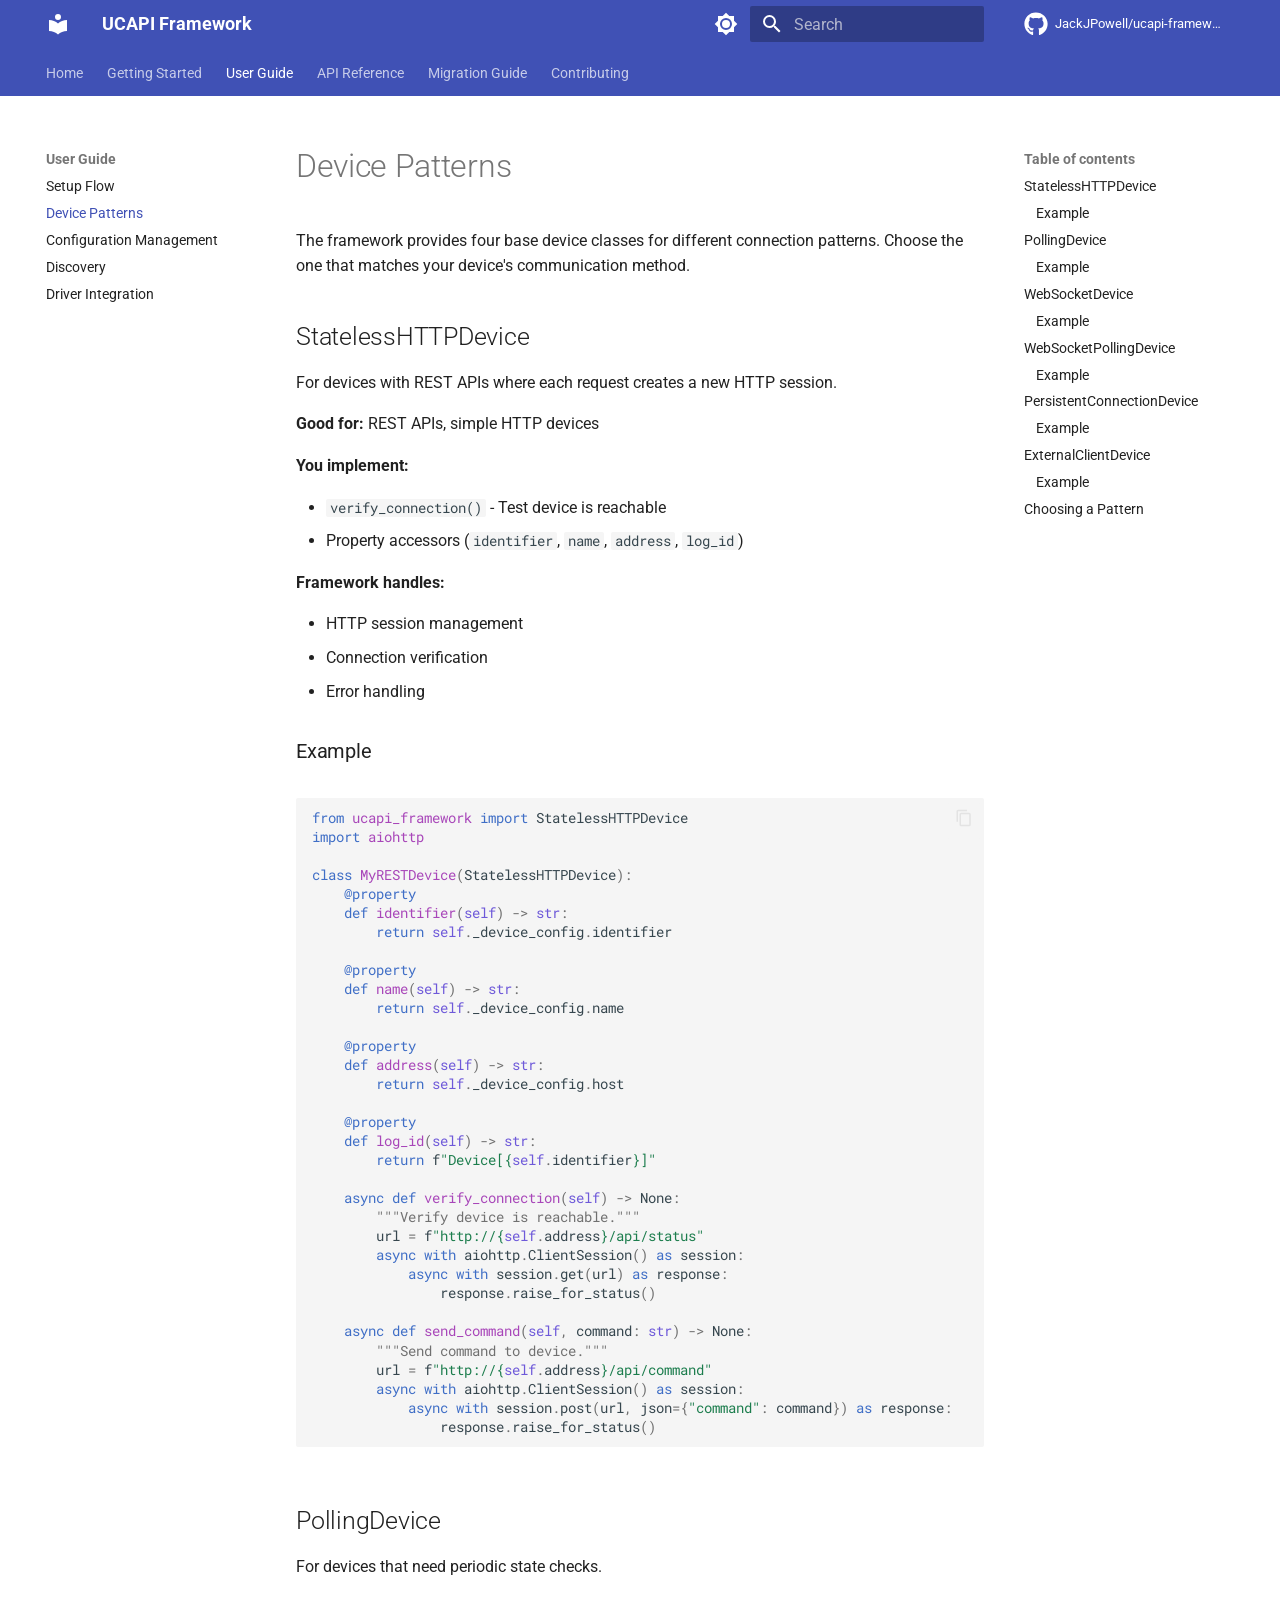
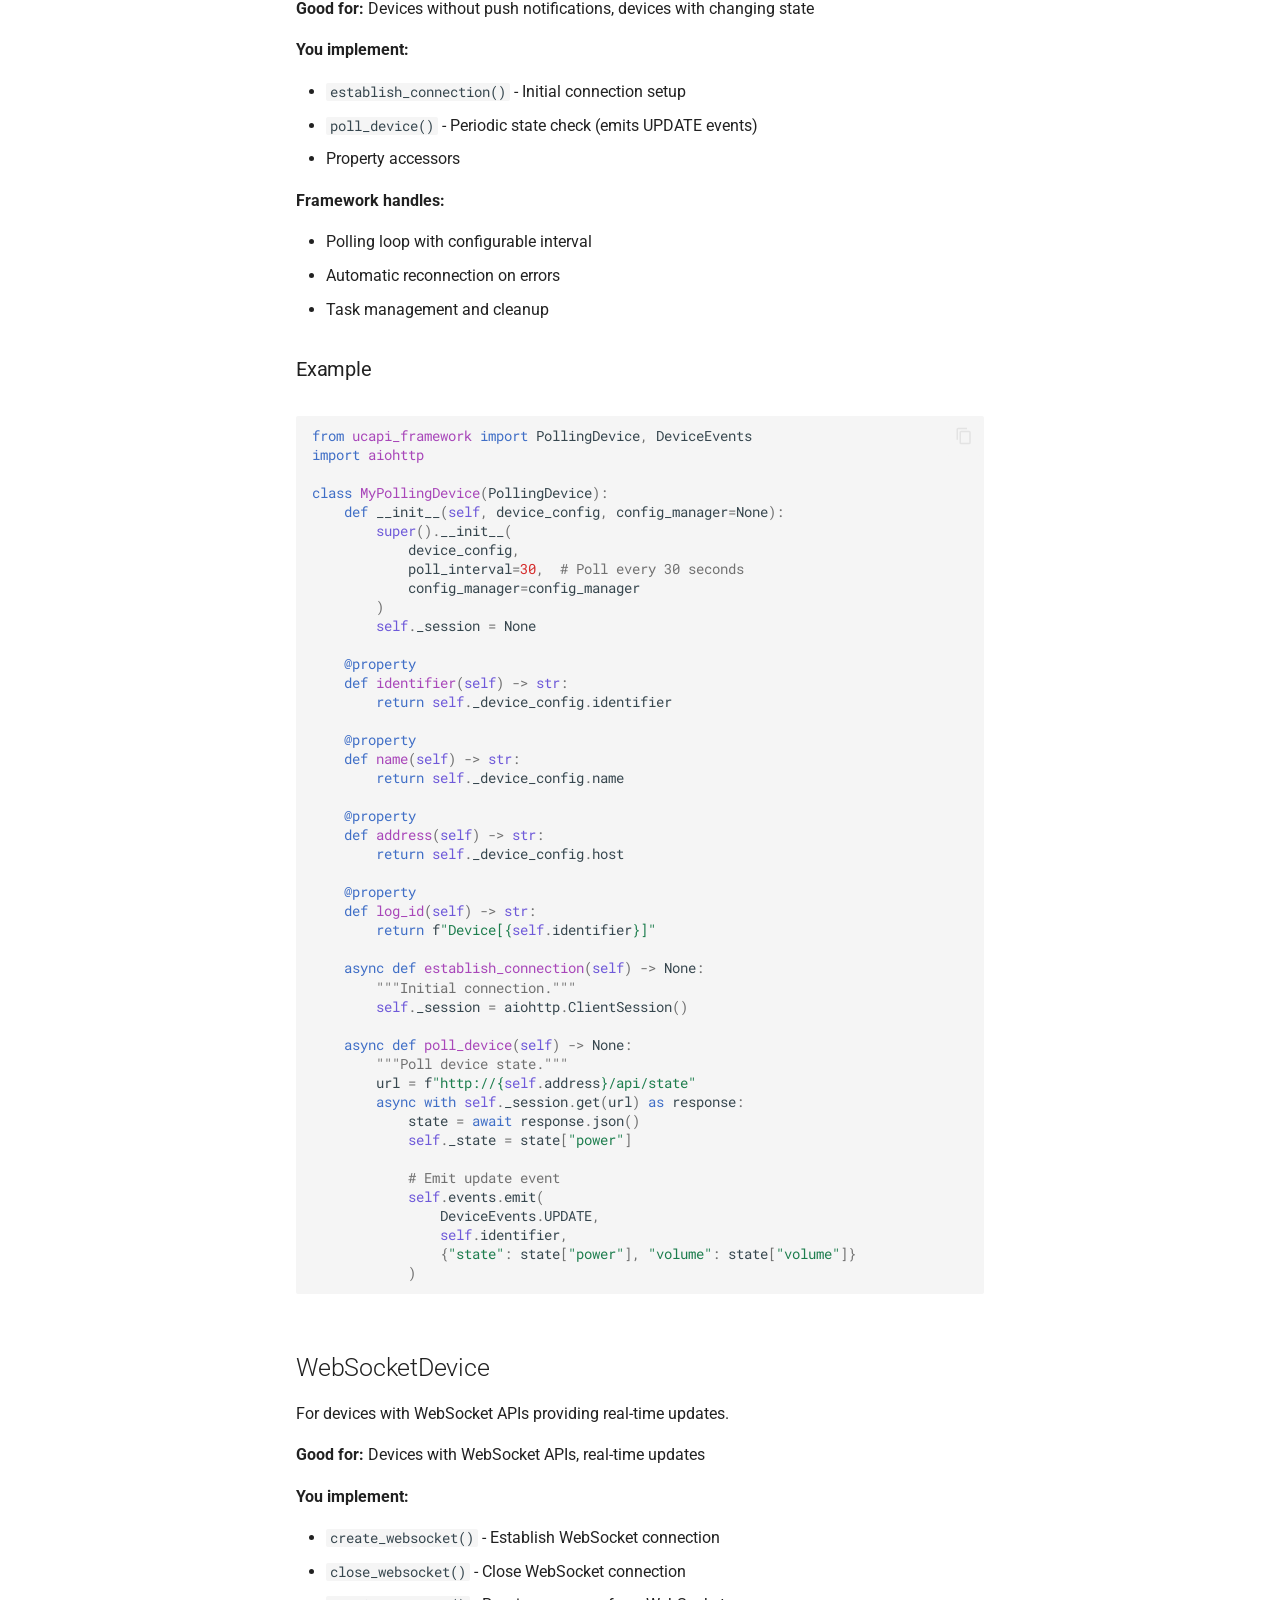
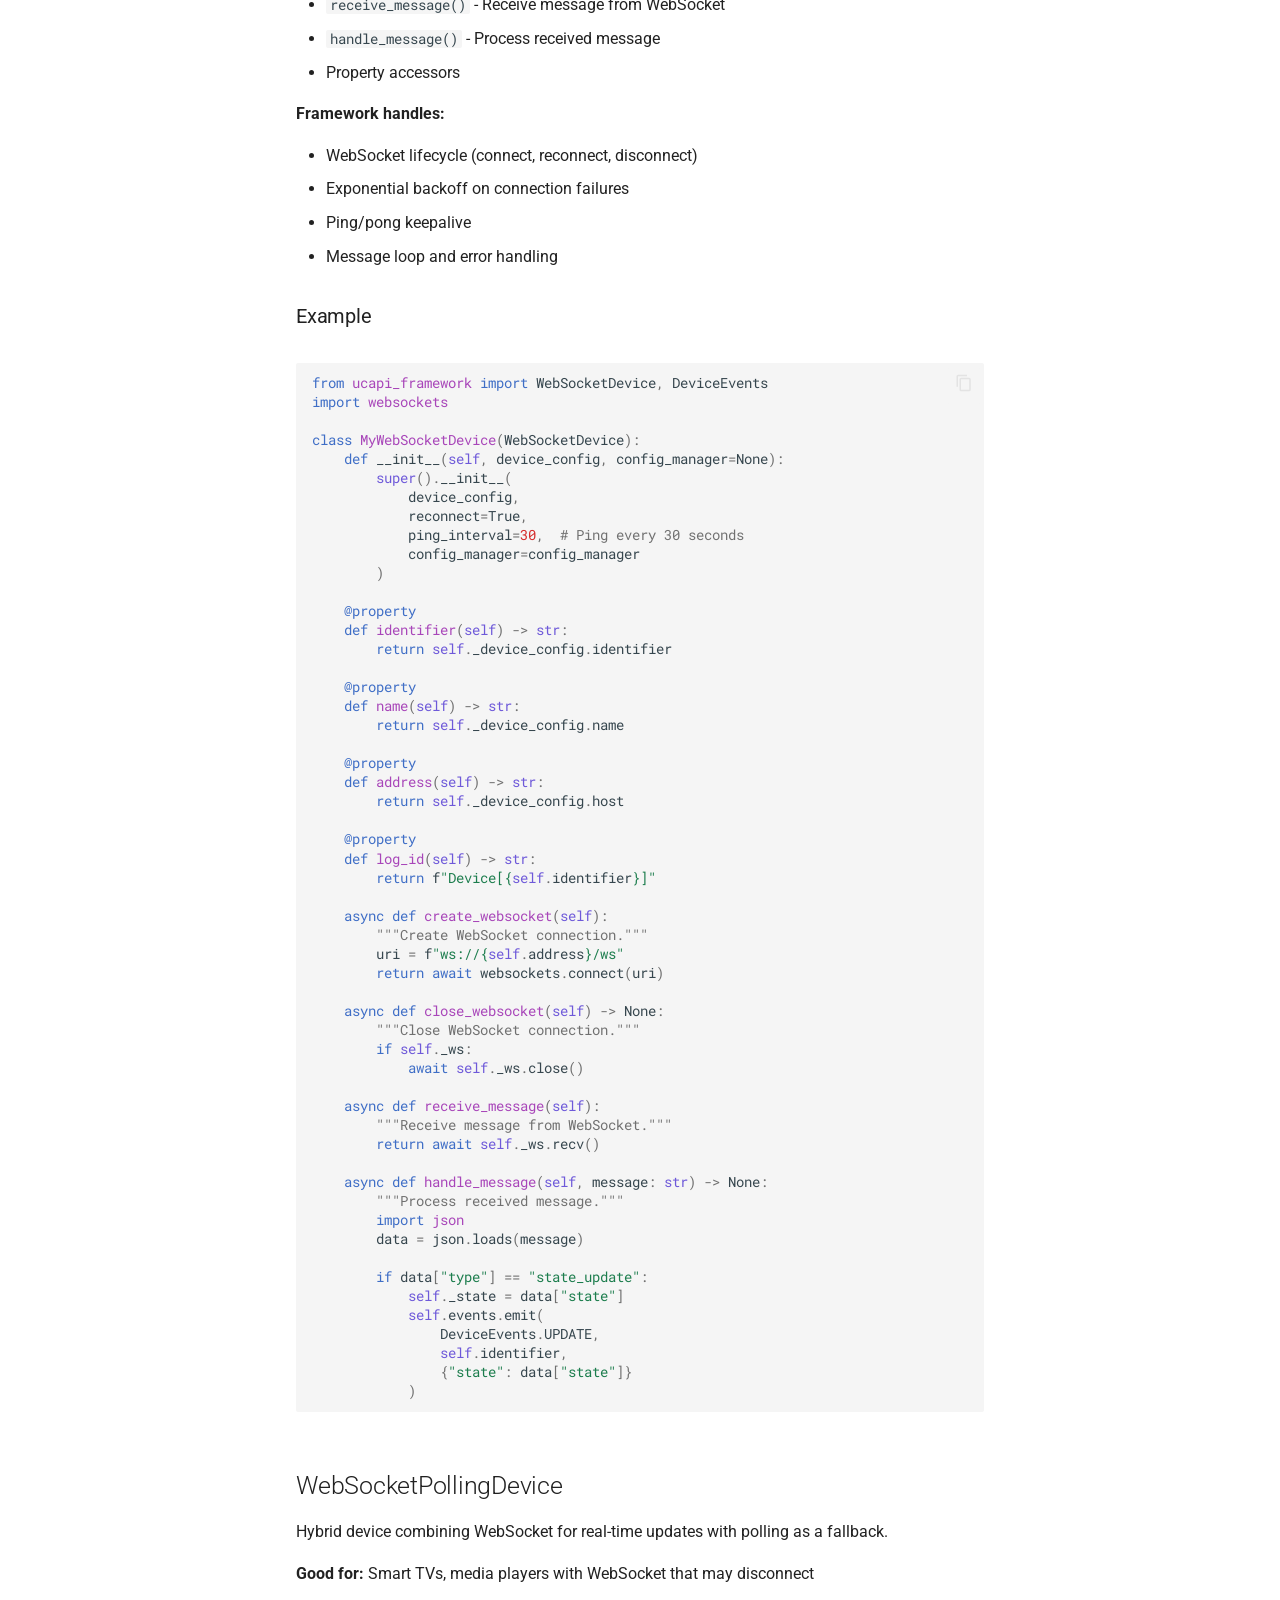
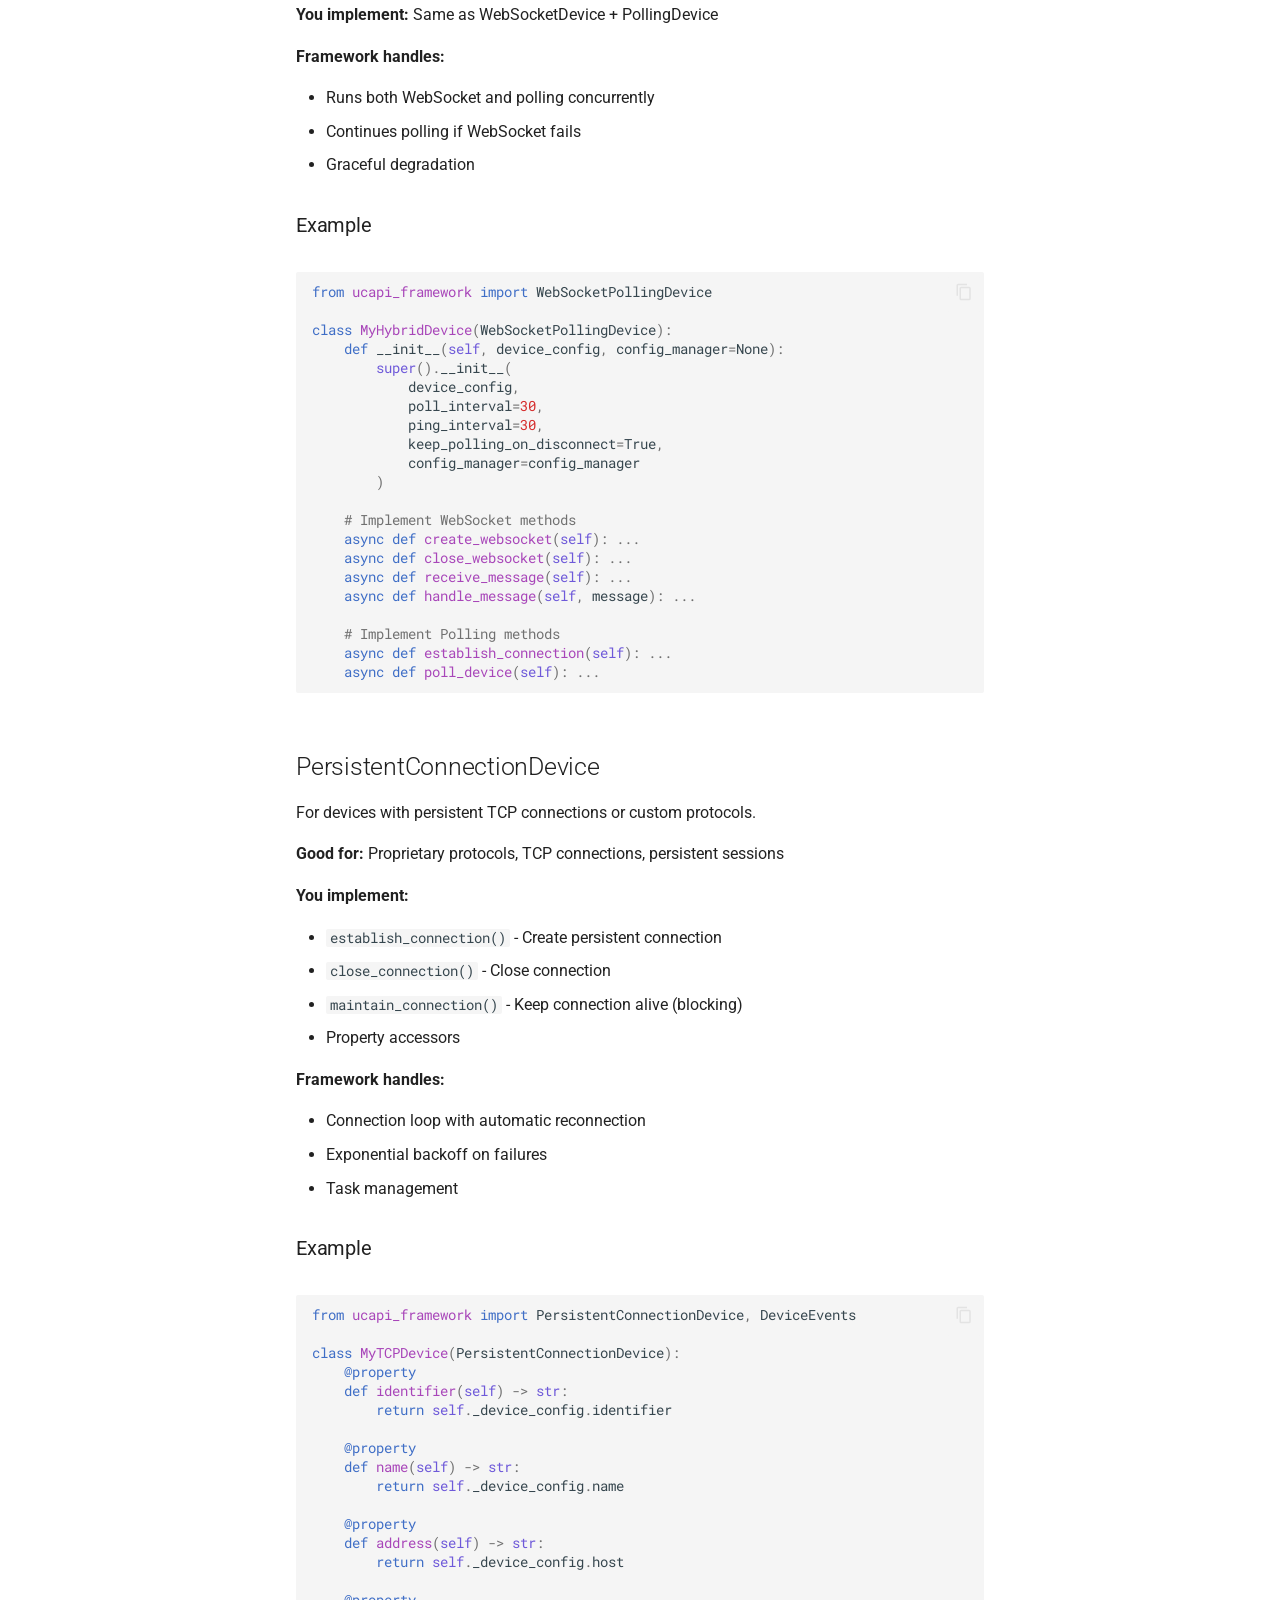
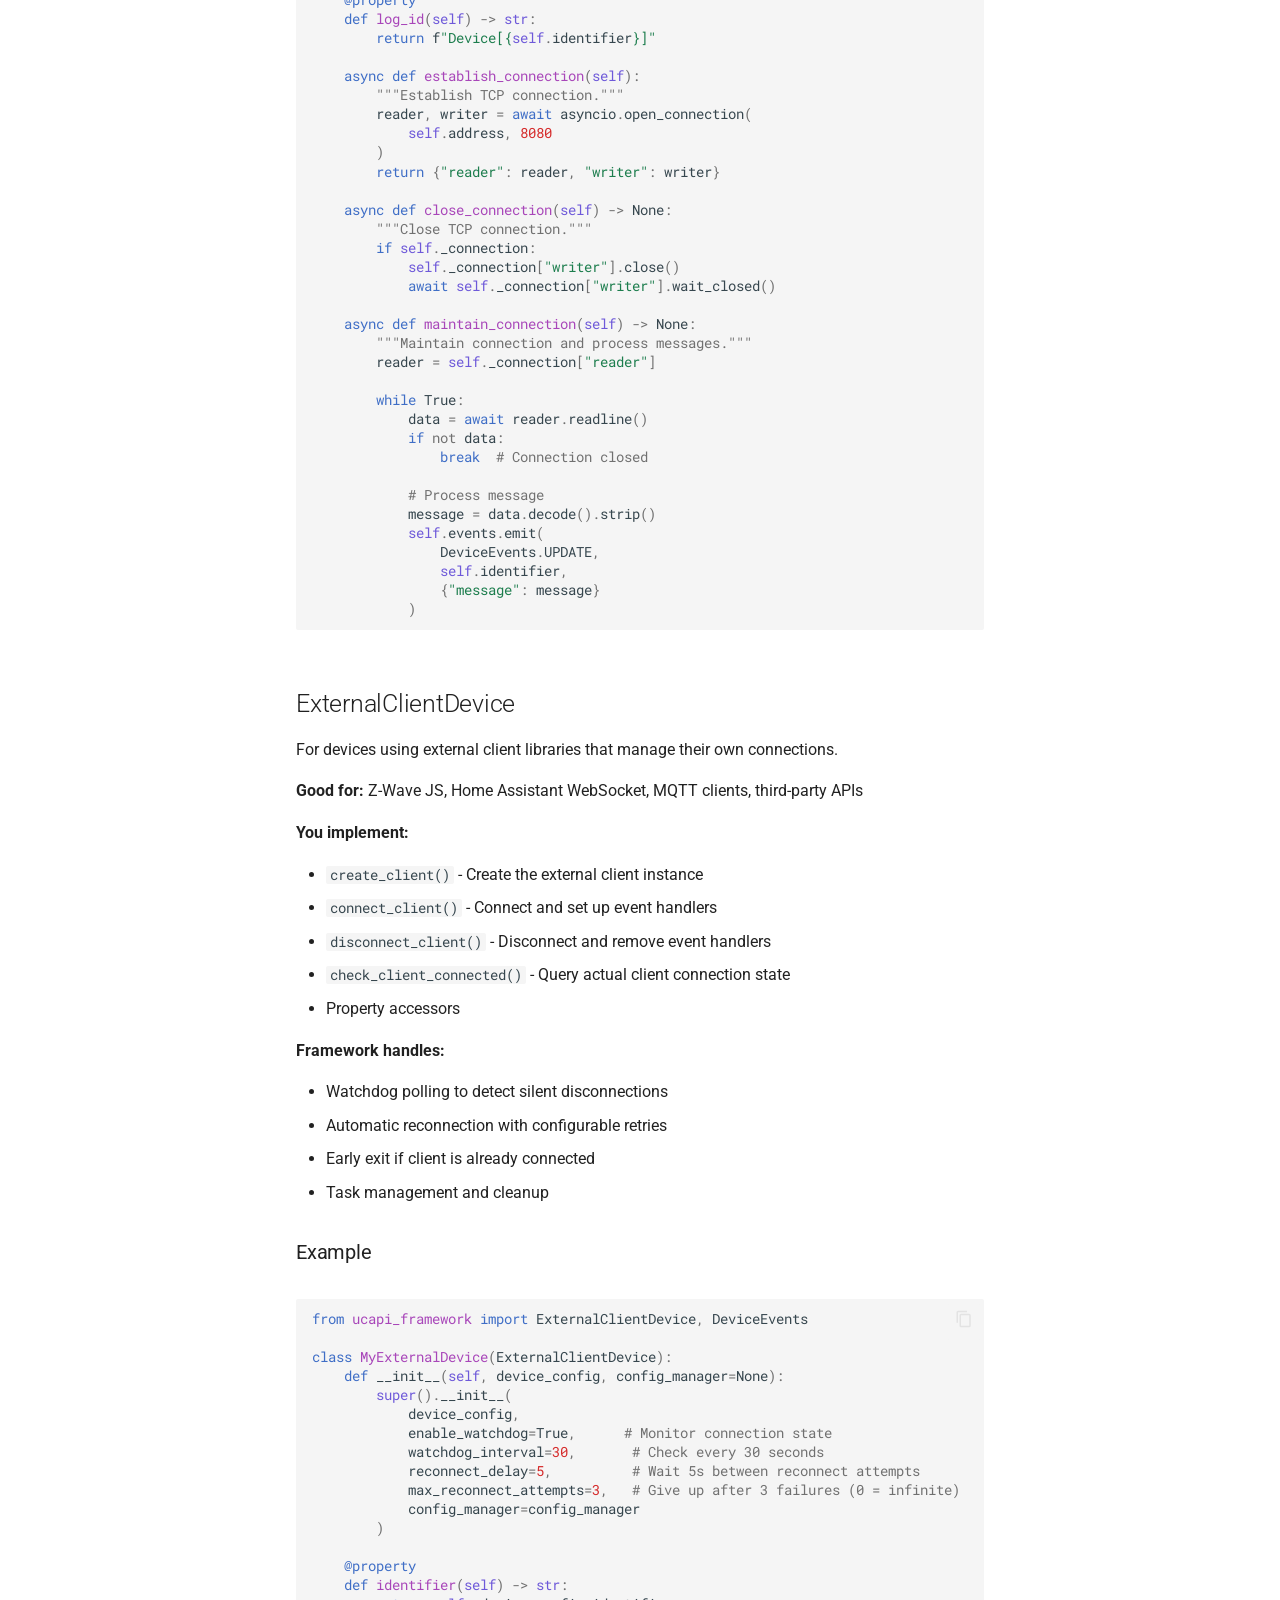
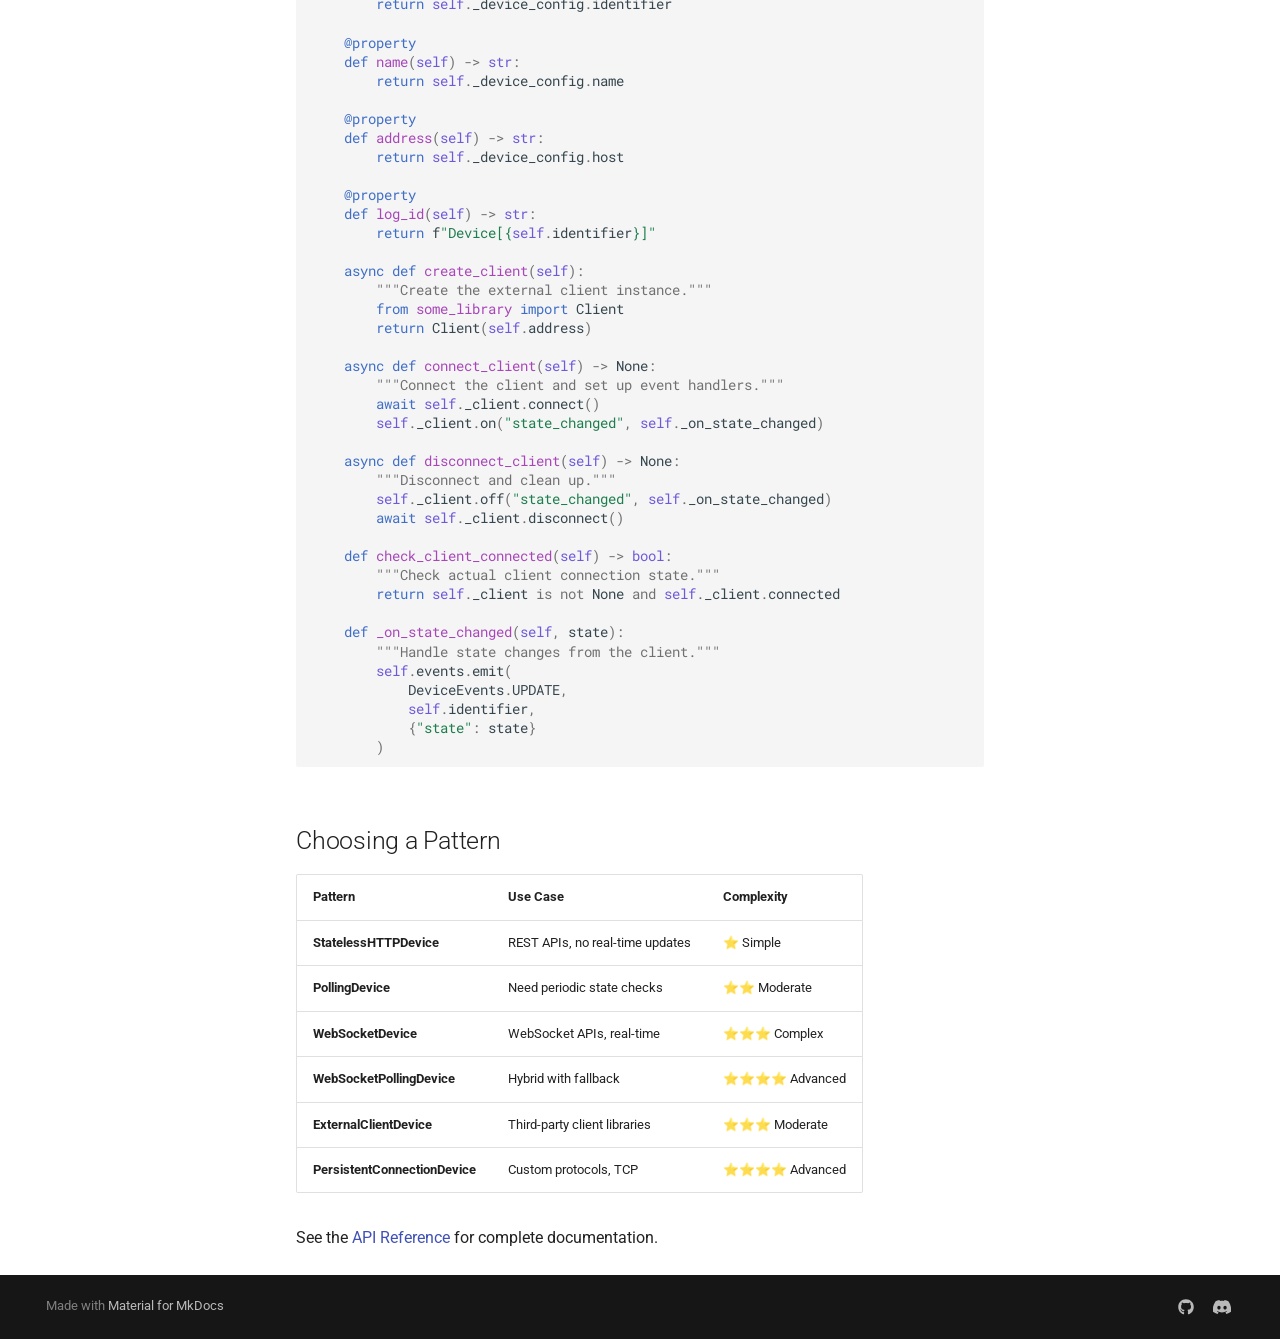
<file: guide/device-patterns/index.html>
<!doctype html>
<html lang="en" class="no-js">
  <head>
    
      <meta charset="utf-8">
      <meta name="viewport" content="width=device-width,initial-scale=1">
      
        <meta name="description" content="A framework for building Unfolded Circle Remote integrations">
      
      
        <meta name="author" content="Jack Powell">
      
      
        <link rel="canonical" href="https://jackjpowell.github.io/ucapi-framework/guide/device-patterns/">
      
      
        <link rel="prev" href="../setup-flow/">
      
      
        <link rel="next" href="../configuration/">
      
      
        
      
      
      <link rel="icon" href="../../assets/images/favicon.png">
      <meta name="generator" content="mkdocs-1.6.1, mkdocs-material-9.7.0">
    
    
      
        <title>Device Patterns - UCAPI Framework</title>
      
    
    
      <link rel="stylesheet" href="../../assets/stylesheets/main.618322db.min.css">
      
        
        <link rel="stylesheet" href="../../assets/stylesheets/palette.ab4e12ef.min.css">
      
      


    
    
      
    
    
      
        
        
        <link rel="preconnect" href="https://fonts.gstatic.com" crossorigin>
        <link rel="stylesheet" href="https://fonts.googleapis.com/css?family=Roboto:300,300i,400,400i,700,700i%7CRoboto+Mono:400,400i,700,700i&display=fallback">
        <style>:root{--md-text-font:"Roboto";--md-code-font:"Roboto Mono"}</style>
      
    
    
      <link rel="stylesheet" href="../../assets/_mkdocstrings.css">
    
      <link rel="stylesheet" href="../../stylesheets/extra.css">
    
    <script>__md_scope=new URL("../..",location),__md_hash=e=>[...e].reduce(((e,_)=>(e<<5)-e+_.charCodeAt(0)),0),__md_get=(e,_=localStorage,t=__md_scope)=>JSON.parse(_.getItem(t.pathname+"."+e)),__md_set=(e,_,t=localStorage,a=__md_scope)=>{try{t.setItem(a.pathname+"."+e,JSON.stringify(_))}catch(e){}}</script>
    
      

    
    
  </head>
  
  
    
    
      
    
    
    
    
    <body dir="ltr" data-md-color-scheme="default" data-md-color-primary="indigo" data-md-color-accent="indigo">
  
    
    <input class="md-toggle" data-md-toggle="drawer" type="checkbox" id="__drawer" autocomplete="off">
    <input class="md-toggle" data-md-toggle="search" type="checkbox" id="__search" autocomplete="off">
    <label class="md-overlay" for="__drawer"></label>
    <div data-md-component="skip">
      
        
        <a href="#device-patterns" class="md-skip">
          Skip to content
        </a>
      
    </div>
    <div data-md-component="announce">
      
    </div>
    
    
      

<header class="md-header" data-md-component="header">
  <nav class="md-header__inner md-grid" aria-label="Header">
    <a href="../.." title="UCAPI Framework" class="md-header__button md-logo" aria-label="UCAPI Framework" data-md-component="logo">
      
  
  <svg xmlns="http://www.w3.org/2000/svg" viewBox="0 0 24 24"><path d="M12 8a3 3 0 0 0 3-3 3 3 0 0 0-3-3 3 3 0 0 0-3 3 3 3 0 0 0 3 3m0 3.54C9.64 9.35 6.5 8 3 8v11c3.5 0 6.64 1.35 9 3.54 2.36-2.19 5.5-3.54 9-3.54V8c-3.5 0-6.64 1.35-9 3.54"/></svg>

    </a>
    <label class="md-header__button md-icon" for="__drawer">
      
      <svg xmlns="http://www.w3.org/2000/svg" viewBox="0 0 24 24"><path d="M3 6h18v2H3zm0 5h18v2H3zm0 5h18v2H3z"/></svg>
    </label>
    <div class="md-header__title" data-md-component="header-title">
      <div class="md-header__ellipsis">
        <div class="md-header__topic">
          <span class="md-ellipsis">
            UCAPI Framework
          </span>
        </div>
        <div class="md-header__topic" data-md-component="header-topic">
          <span class="md-ellipsis">
            
              Device Patterns
            
          </span>
        </div>
      </div>
    </div>
    
      
        <form class="md-header__option" data-md-component="palette">
  
    
    
    
    <input class="md-option" data-md-color-media="(prefers-color-scheme: light)" data-md-color-scheme="default" data-md-color-primary="indigo" data-md-color-accent="indigo"  aria-label="Switch to dark mode"  type="radio" name="__palette" id="__palette_0">
    
      <label class="md-header__button md-icon" title="Switch to dark mode" for="__palette_1" hidden>
        <svg xmlns="http://www.w3.org/2000/svg" viewBox="0 0 24 24"><path d="M12 8a4 4 0 0 0-4 4 4 4 0 0 0 4 4 4 4 0 0 0 4-4 4 4 0 0 0-4-4m0 10a6 6 0 0 1-6-6 6 6 0 0 1 6-6 6 6 0 0 1 6 6 6 6 0 0 1-6 6m8-9.31V4h-4.69L12 .69 8.69 4H4v4.69L.69 12 4 15.31V20h4.69L12 23.31 15.31 20H20v-4.69L23.31 12z"/></svg>
      </label>
    
  
    
    
    
    <input class="md-option" data-md-color-media="(prefers-color-scheme: dark)" data-md-color-scheme="slate" data-md-color-primary="indigo" data-md-color-accent="indigo"  aria-label="Switch to light mode"  type="radio" name="__palette" id="__palette_1">
    
      <label class="md-header__button md-icon" title="Switch to light mode" for="__palette_0" hidden>
        <svg xmlns="http://www.w3.org/2000/svg" viewBox="0 0 24 24"><path d="M12 18c-.89 0-1.74-.2-2.5-.55C11.56 16.5 13 14.42 13 12s-1.44-4.5-3.5-5.45C10.26 6.2 11.11 6 12 6a6 6 0 0 1 6 6 6 6 0 0 1-6 6m8-9.31V4h-4.69L12 .69 8.69 4H4v4.69L.69 12 4 15.31V20h4.69L12 23.31 15.31 20H20v-4.69L23.31 12z"/></svg>
      </label>
    
  
</form>
      
    
    
      <script>var palette=__md_get("__palette");if(palette&&palette.color){if("(prefers-color-scheme)"===palette.color.media){var media=matchMedia("(prefers-color-scheme: light)"),input=document.querySelector(media.matches?"[data-md-color-media='(prefers-color-scheme: light)']":"[data-md-color-media='(prefers-color-scheme: dark)']");palette.color.media=input.getAttribute("data-md-color-media"),palette.color.scheme=input.getAttribute("data-md-color-scheme"),palette.color.primary=input.getAttribute("data-md-color-primary"),palette.color.accent=input.getAttribute("data-md-color-accent")}for(var[key,value]of Object.entries(palette.color))document.body.setAttribute("data-md-color-"+key,value)}</script>
    
    
    
      
      
        <label class="md-header__button md-icon" for="__search">
          
          <svg xmlns="http://www.w3.org/2000/svg" viewBox="0 0 24 24"><path d="M9.5 3A6.5 6.5 0 0 1 16 9.5c0 1.61-.59 3.09-1.56 4.23l.27.27h.79l5 5-1.5 1.5-5-5v-.79l-.27-.27A6.52 6.52 0 0 1 9.5 16 6.5 6.5 0 0 1 3 9.5 6.5 6.5 0 0 1 9.5 3m0 2C7 5 5 7 5 9.5S7 14 9.5 14 14 12 14 9.5 12 5 9.5 5"/></svg>
        </label>
        <div class="md-search" data-md-component="search" role="dialog">
  <label class="md-search__overlay" for="__search"></label>
  <div class="md-search__inner" role="search">
    <form class="md-search__form" name="search">
      <input type="text" class="md-search__input" name="query" aria-label="Search" placeholder="Search" autocapitalize="off" autocorrect="off" autocomplete="off" spellcheck="false" data-md-component="search-query" required>
      <label class="md-search__icon md-icon" for="__search">
        
        <svg xmlns="http://www.w3.org/2000/svg" viewBox="0 0 24 24"><path d="M9.5 3A6.5 6.5 0 0 1 16 9.5c0 1.61-.59 3.09-1.56 4.23l.27.27h.79l5 5-1.5 1.5-5-5v-.79l-.27-.27A6.52 6.52 0 0 1 9.5 16 6.5 6.5 0 0 1 3 9.5 6.5 6.5 0 0 1 9.5 3m0 2C7 5 5 7 5 9.5S7 14 9.5 14 14 12 14 9.5 12 5 9.5 5"/></svg>
        
        <svg xmlns="http://www.w3.org/2000/svg" viewBox="0 0 24 24"><path d="M20 11v2H8l5.5 5.5-1.42 1.42L4.16 12l7.92-7.92L13.5 5.5 8 11z"/></svg>
      </label>
      <nav class="md-search__options" aria-label="Search">
        
        <button type="reset" class="md-search__icon md-icon" title="Clear" aria-label="Clear" tabindex="-1">
          
          <svg xmlns="http://www.w3.org/2000/svg" viewBox="0 0 24 24"><path d="M19 6.41 17.59 5 12 10.59 6.41 5 5 6.41 10.59 12 5 17.59 6.41 19 12 13.41 17.59 19 19 17.59 13.41 12z"/></svg>
        </button>
      </nav>
      
        <div class="md-search__suggest" data-md-component="search-suggest"></div>
      
    </form>
    <div class="md-search__output">
      <div class="md-search__scrollwrap" tabindex="0" data-md-scrollfix>
        <div class="md-search-result" data-md-component="search-result">
          <div class="md-search-result__meta">
            Initializing search
          </div>
          <ol class="md-search-result__list" role="presentation"></ol>
        </div>
      </div>
    </div>
  </div>
</div>
      
    
    
      <div class="md-header__source">
        <a href="https://github.com/JackJPowell/ucapi-framework" title="Go to repository" class="md-source" data-md-component="source">
  <div class="md-source__icon md-icon">
    
    <svg xmlns="http://www.w3.org/2000/svg" viewBox="0 0 512 512"><!--! Font Awesome Free 7.1.0 by @fontawesome - https://fontawesome.com License - https://fontawesome.com/license/free (Icons: CC BY 4.0, Fonts: SIL OFL 1.1, Code: MIT License) Copyright 2025 Fonticons, Inc.--><path d="M173.9 397.4c0 2-2.3 3.6-5.2 3.6-3.3.3-5.6-1.3-5.6-3.6 0-2 2.3-3.6 5.2-3.6 3-.3 5.6 1.3 5.6 3.6m-31.1-4.5c-.7 2 1.3 4.3 4.3 4.9 2.6 1 5.6 0 6.2-2s-1.3-4.3-4.3-5.2c-2.6-.7-5.5.3-6.2 2.3m44.2-1.7c-2.9.7-4.9 2.6-4.6 4.9.3 2 2.9 3.3 5.9 2.6 2.9-.7 4.9-2.6 4.6-4.6-.3-1.9-3-3.2-5.9-2.9M252.8 8C114.1 8 8 113.3 8 252c0 110.9 69.8 205.8 169.5 239.2 12.8 2.3 17.3-5.6 17.3-12.1 0-6.2-.3-40.4-.3-61.4 0 0-70 15-84.7-29.8 0 0-11.4-29.1-27.8-36.6 0 0-22.9-15.7 1.6-15.4 0 0 24.9 2 38.6 25.8 21.9 38.6 58.6 27.5 72.9 20.9 2.3-16 8.8-27.1 16-33.7-55.9-6.2-112.3-14.3-112.3-110.5 0-27.5 7.6-41.3 23.6-58.9-2.6-6.5-11.1-33.3 2.6-67.9 20.9-6.5 69 27 69 27 20-5.6 41.5-8.5 62.8-8.5s42.8 2.9 62.8 8.5c0 0 48.1-33.6 69-27 13.7 34.7 5.2 61.4 2.6 67.9 16 17.7 25.8 31.5 25.8 58.9 0 96.5-58.9 104.2-114.8 110.5 9.2 7.9 17 22.9 17 46.4 0 33.7-.3 75.4-.3 83.6 0 6.5 4.6 14.4 17.3 12.1C436.2 457.8 504 362.9 504 252 504 113.3 391.5 8 252.8 8M105.2 352.9c-1.3 1-1 3.3.7 5.2 1.6 1.6 3.9 2.3 5.2 1 1.3-1 1-3.3-.7-5.2-1.6-1.6-3.9-2.3-5.2-1m-10.8-8.1c-.7 1.3.3 2.9 2.3 3.9 1.6 1 3.6.7 4.3-.7.7-1.3-.3-2.9-2.3-3.9-2-.6-3.6-.3-4.3.7m32.4 35.6c-1.6 1.3-1 4.3 1.3 6.2 2.3 2.3 5.2 2.6 6.5 1 1.3-1.3.7-4.3-1.3-6.2-2.2-2.3-5.2-2.6-6.5-1m-11.4-14.7c-1.6 1-1.6 3.6 0 5.9s4.3 3.3 5.6 2.3c1.6-1.3 1.6-3.9 0-6.2-1.4-2.3-4-3.3-5.6-2"/></svg>
  </div>
  <div class="md-source__repository">
    JackJPowell/ucapi-framework
  </div>
</a>
      </div>
    
  </nav>
  
</header>
    
    <div class="md-container" data-md-component="container">
      
      
        
          
            
<nav class="md-tabs" aria-label="Tabs" data-md-component="tabs">
  <div class="md-grid">
    <ul class="md-tabs__list">
      
        
  
  
  
  
    <li class="md-tabs__item">
      <a href="../.." class="md-tabs__link">
        
  
  
    
  
  Home

      </a>
    </li>
  

      
        
  
  
  
  
    <li class="md-tabs__item">
      <a href="../../getting-started/" class="md-tabs__link">
        
  
  
    
  
  Getting Started

      </a>
    </li>
  

      
        
  
  
  
    
  
  
    
    
      <li class="md-tabs__item md-tabs__item--active">
        <a href="../setup-flow/" class="md-tabs__link">
          
  
  
  User Guide

        </a>
      </li>
    
  

      
        
  
  
  
  
    
    
      <li class="md-tabs__item">
        <a href="../../api/driver/" class="md-tabs__link">
          
  
  
  API Reference

        </a>
      </li>
    
  

      
        
  
  
  
  
    <li class="md-tabs__item">
      <a href="../../migration-guide/" class="md-tabs__link">
        
  
  
    
  
  Migration Guide

      </a>
    </li>
  

      
        
  
  
  
  
    <li class="md-tabs__item">
      <a href="../../contributing/" class="md-tabs__link">
        
  
  
    
  
  Contributing

      </a>
    </li>
  

      
    </ul>
  </div>
</nav>
          
        
      
      <main class="md-main" data-md-component="main">
        <div class="md-main__inner md-grid">
          
            
              
              <div class="md-sidebar md-sidebar--primary" data-md-component="sidebar" data-md-type="navigation" >
                <div class="md-sidebar__scrollwrap">
                  <div class="md-sidebar__inner">
                    


  


<nav class="md-nav md-nav--primary md-nav--lifted" aria-label="Navigation" data-md-level="0">
  <label class="md-nav__title" for="__drawer">
    <a href="../.." title="UCAPI Framework" class="md-nav__button md-logo" aria-label="UCAPI Framework" data-md-component="logo">
      
  
  <svg xmlns="http://www.w3.org/2000/svg" viewBox="0 0 24 24"><path d="M12 8a3 3 0 0 0 3-3 3 3 0 0 0-3-3 3 3 0 0 0-3 3 3 3 0 0 0 3 3m0 3.54C9.64 9.35 6.5 8 3 8v11c3.5 0 6.64 1.35 9 3.54 2.36-2.19 5.5-3.54 9-3.54V8c-3.5 0-6.64 1.35-9 3.54"/></svg>

    </a>
    UCAPI Framework
  </label>
  
    <div class="md-nav__source">
      <a href="https://github.com/JackJPowell/ucapi-framework" title="Go to repository" class="md-source" data-md-component="source">
  <div class="md-source__icon md-icon">
    
    <svg xmlns="http://www.w3.org/2000/svg" viewBox="0 0 512 512"><!--! Font Awesome Free 7.1.0 by @fontawesome - https://fontawesome.com License - https://fontawesome.com/license/free (Icons: CC BY 4.0, Fonts: SIL OFL 1.1, Code: MIT License) Copyright 2025 Fonticons, Inc.--><path d="M173.9 397.4c0 2-2.3 3.6-5.2 3.6-3.3.3-5.6-1.3-5.6-3.6 0-2 2.3-3.6 5.2-3.6 3-.3 5.6 1.3 5.6 3.6m-31.1-4.5c-.7 2 1.3 4.3 4.3 4.9 2.6 1 5.6 0 6.2-2s-1.3-4.3-4.3-5.2c-2.6-.7-5.5.3-6.2 2.3m44.2-1.7c-2.9.7-4.9 2.6-4.6 4.9.3 2 2.9 3.3 5.9 2.6 2.9-.7 4.9-2.6 4.6-4.6-.3-1.9-3-3.2-5.9-2.9M252.8 8C114.1 8 8 113.3 8 252c0 110.9 69.8 205.8 169.5 239.2 12.8 2.3 17.3-5.6 17.3-12.1 0-6.2-.3-40.4-.3-61.4 0 0-70 15-84.7-29.8 0 0-11.4-29.1-27.8-36.6 0 0-22.9-15.7 1.6-15.4 0 0 24.9 2 38.6 25.8 21.9 38.6 58.6 27.5 72.9 20.9 2.3-16 8.8-27.1 16-33.7-55.9-6.2-112.3-14.3-112.3-110.5 0-27.5 7.6-41.3 23.6-58.9-2.6-6.5-11.1-33.3 2.6-67.9 20.9-6.5 69 27 69 27 20-5.6 41.5-8.5 62.8-8.5s42.8 2.9 62.8 8.5c0 0 48.1-33.6 69-27 13.7 34.7 5.2 61.4 2.6 67.9 16 17.7 25.8 31.5 25.8 58.9 0 96.5-58.9 104.2-114.8 110.5 9.2 7.9 17 22.9 17 46.4 0 33.7-.3 75.4-.3 83.6 0 6.5 4.6 14.4 17.3 12.1C436.2 457.8 504 362.9 504 252 504 113.3 391.5 8 252.8 8M105.2 352.9c-1.3 1-1 3.3.7 5.2 1.6 1.6 3.9 2.3 5.2 1 1.3-1 1-3.3-.7-5.2-1.6-1.6-3.9-2.3-5.2-1m-10.8-8.1c-.7 1.3.3 2.9 2.3 3.9 1.6 1 3.6.7 4.3-.7.7-1.3-.3-2.9-2.3-3.9-2-.6-3.6-.3-4.3.7m32.4 35.6c-1.6 1.3-1 4.3 1.3 6.2 2.3 2.3 5.2 2.6 6.5 1 1.3-1.3.7-4.3-1.3-6.2-2.2-2.3-5.2-2.6-6.5-1m-11.4-14.7c-1.6 1-1.6 3.6 0 5.9s4.3 3.3 5.6 2.3c1.6-1.3 1.6-3.9 0-6.2-1.4-2.3-4-3.3-5.6-2"/></svg>
  </div>
  <div class="md-source__repository">
    JackJPowell/ucapi-framework
  </div>
</a>
    </div>
  
  <ul class="md-nav__list" data-md-scrollfix>
    
      
      
  
  
  
  
    <li class="md-nav__item">
      <a href="../.." class="md-nav__link">
        
  
  
  <span class="md-ellipsis">
    
  
    Home
  

    
  </span>
  
  

      </a>
    </li>
  

    
      
      
  
  
  
  
    <li class="md-nav__item">
      <a href="../../getting-started/" class="md-nav__link">
        
  
  
  <span class="md-ellipsis">
    
  
    Getting Started
  

    
  </span>
  
  

      </a>
    </li>
  

    
      
      
  
  
    
  
  
  
    
    
    
    
      
        
        
      
      
        
      
    
    
    <li class="md-nav__item md-nav__item--active md-nav__item--section md-nav__item--nested">
      
        
        
        <input class="md-nav__toggle md-toggle " type="checkbox" id="__nav_3" checked>
        
          
          <label class="md-nav__link" for="__nav_3" id="__nav_3_label" tabindex="">
            
  
  
  <span class="md-ellipsis">
    
  
    User Guide
  

    
  </span>
  
  

            <span class="md-nav__icon md-icon"></span>
          </label>
        
        <nav class="md-nav" data-md-level="1" aria-labelledby="__nav_3_label" aria-expanded="true">
          <label class="md-nav__title" for="__nav_3">
            <span class="md-nav__icon md-icon"></span>
            
  
    User Guide
  

          </label>
          <ul class="md-nav__list" data-md-scrollfix>
            
              
                
  
  
  
  
    <li class="md-nav__item">
      <a href="../setup-flow/" class="md-nav__link">
        
  
  
  <span class="md-ellipsis">
    
  
    Setup Flow
  

    
  </span>
  
  

      </a>
    </li>
  

              
            
              
                
  
  
    
  
  
  
    <li class="md-nav__item md-nav__item--active">
      
      <input class="md-nav__toggle md-toggle" type="checkbox" id="__toc">
      
      
        
      
      
        <label class="md-nav__link md-nav__link--active" for="__toc">
          
  
  
  <span class="md-ellipsis">
    
  
    Device Patterns
  

    
  </span>
  
  

          <span class="md-nav__icon md-icon"></span>
        </label>
      
      <a href="./" class="md-nav__link md-nav__link--active">
        
  
  
  <span class="md-ellipsis">
    
  
    Device Patterns
  

    
  </span>
  
  

      </a>
      
        

<nav class="md-nav md-nav--secondary" aria-label="Table of contents">
  
  
  
    
  
  
    <label class="md-nav__title" for="__toc">
      <span class="md-nav__icon md-icon"></span>
      Table of contents
    </label>
    <ul class="md-nav__list" data-md-component="toc" data-md-scrollfix>
      
        <li class="md-nav__item">
  <a href="#statelesshttpdevice" class="md-nav__link">
    <span class="md-ellipsis">
      
        StatelessHTTPDevice
      
    </span>
  </a>
  
    <nav class="md-nav" aria-label="StatelessHTTPDevice">
      <ul class="md-nav__list">
        
          <li class="md-nav__item">
  <a href="#example" class="md-nav__link">
    <span class="md-ellipsis">
      
        Example
      
    </span>
  </a>
  
</li>
        
      </ul>
    </nav>
  
</li>
      
        <li class="md-nav__item">
  <a href="#pollingdevice" class="md-nav__link">
    <span class="md-ellipsis">
      
        PollingDevice
      
    </span>
  </a>
  
    <nav class="md-nav" aria-label="PollingDevice">
      <ul class="md-nav__list">
        
          <li class="md-nav__item">
  <a href="#example_1" class="md-nav__link">
    <span class="md-ellipsis">
      
        Example
      
    </span>
  </a>
  
</li>
        
      </ul>
    </nav>
  
</li>
      
        <li class="md-nav__item">
  <a href="#websocketdevice" class="md-nav__link">
    <span class="md-ellipsis">
      
        WebSocketDevice
      
    </span>
  </a>
  
    <nav class="md-nav" aria-label="WebSocketDevice">
      <ul class="md-nav__list">
        
          <li class="md-nav__item">
  <a href="#example_2" class="md-nav__link">
    <span class="md-ellipsis">
      
        Example
      
    </span>
  </a>
  
</li>
        
      </ul>
    </nav>
  
</li>
      
        <li class="md-nav__item">
  <a href="#websocketpollingdevice" class="md-nav__link">
    <span class="md-ellipsis">
      
        WebSocketPollingDevice
      
    </span>
  </a>
  
    <nav class="md-nav" aria-label="WebSocketPollingDevice">
      <ul class="md-nav__list">
        
          <li class="md-nav__item">
  <a href="#example_3" class="md-nav__link">
    <span class="md-ellipsis">
      
        Example
      
    </span>
  </a>
  
</li>
        
      </ul>
    </nav>
  
</li>
      
        <li class="md-nav__item">
  <a href="#persistentconnectiondevice" class="md-nav__link">
    <span class="md-ellipsis">
      
        PersistentConnectionDevice
      
    </span>
  </a>
  
    <nav class="md-nav" aria-label="PersistentConnectionDevice">
      <ul class="md-nav__list">
        
          <li class="md-nav__item">
  <a href="#example_4" class="md-nav__link">
    <span class="md-ellipsis">
      
        Example
      
    </span>
  </a>
  
</li>
        
      </ul>
    </nav>
  
</li>
      
        <li class="md-nav__item">
  <a href="#externalclientdevice" class="md-nav__link">
    <span class="md-ellipsis">
      
        ExternalClientDevice
      
    </span>
  </a>
  
    <nav class="md-nav" aria-label="ExternalClientDevice">
      <ul class="md-nav__list">
        
          <li class="md-nav__item">
  <a href="#example_5" class="md-nav__link">
    <span class="md-ellipsis">
      
        Example
      
    </span>
  </a>
  
</li>
        
      </ul>
    </nav>
  
</li>
      
        <li class="md-nav__item">
  <a href="#choosing-a-pattern" class="md-nav__link">
    <span class="md-ellipsis">
      
        Choosing a Pattern
      
    </span>
  </a>
  
</li>
      
    </ul>
  
</nav>
      
    </li>
  

              
            
              
                
  
  
  
  
    <li class="md-nav__item">
      <a href="../configuration/" class="md-nav__link">
        
  
  
  <span class="md-ellipsis">
    
  
    Configuration Management
  

    
  </span>
  
  

      </a>
    </li>
  

              
            
              
                
  
  
  
  
    <li class="md-nav__item">
      <a href="../discovery/" class="md-nav__link">
        
  
  
  <span class="md-ellipsis">
    
  
    Discovery
  

    
  </span>
  
  

      </a>
    </li>
  

              
            
              
                
  
  
  
  
    <li class="md-nav__item">
      <a href="../driver/" class="md-nav__link">
        
  
  
  <span class="md-ellipsis">
    
  
    Driver Integration
  

    
  </span>
  
  

      </a>
    </li>
  

              
            
          </ul>
        </nav>
      
    </li>
  

    
      
      
  
  
  
  
    
    
    
    
      
      
        
      
    
    
    <li class="md-nav__item md-nav__item--nested">
      
        
        
        <input class="md-nav__toggle md-toggle " type="checkbox" id="__nav_4" >
        
          
          <label class="md-nav__link" for="__nav_4" id="__nav_4_label" tabindex="0">
            
  
  
  <span class="md-ellipsis">
    
  
    API Reference
  

    
  </span>
  
  

            <span class="md-nav__icon md-icon"></span>
          </label>
        
        <nav class="md-nav" data-md-level="1" aria-labelledby="__nav_4_label" aria-expanded="false">
          <label class="md-nav__title" for="__nav_4">
            <span class="md-nav__icon md-icon"></span>
            
  
    API Reference
  

          </label>
          <ul class="md-nav__list" data-md-scrollfix>
            
              
                
  
  
  
  
    <li class="md-nav__item">
      <a href="../../api/driver/" class="md-nav__link">
        
  
  
  <span class="md-ellipsis">
    
  
    Driver
  

    
  </span>
  
  

      </a>
    </li>
  

              
            
              
                
  
  
  
  
    <li class="md-nav__item">
      <a href="../../api/device/" class="md-nav__link">
        
  
  
  <span class="md-ellipsis">
    
  
    Device
  

    
  </span>
  
  

      </a>
    </li>
  

              
            
              
                
  
  
  
  
    <li class="md-nav__item">
      <a href="../../api/setup/" class="md-nav__link">
        
  
  
  <span class="md-ellipsis">
    
  
    Setup Flow
  

    
  </span>
  
  

      </a>
    </li>
  

              
            
              
                
  
  
  
  
    <li class="md-nav__item">
      <a href="../../api/config/" class="md-nav__link">
        
  
  
  <span class="md-ellipsis">
    
  
    Configuration
  

    
  </span>
  
  

      </a>
    </li>
  

              
            
              
                
  
  
  
  
    <li class="md-nav__item">
      <a href="../../api/discovery/" class="md-nav__link">
        
  
  
  <span class="md-ellipsis">
    
  
    Discovery
  

    
  </span>
  
  

      </a>
    </li>
  

              
            
          </ul>
        </nav>
      
    </li>
  

    
      
      
  
  
  
  
    <li class="md-nav__item">
      <a href="../../migration-guide/" class="md-nav__link">
        
  
  
  <span class="md-ellipsis">
    
  
    Migration Guide
  

    
  </span>
  
  

      </a>
    </li>
  

    
      
      
  
  
  
  
    <li class="md-nav__item">
      <a href="../../contributing/" class="md-nav__link">
        
  
  
  <span class="md-ellipsis">
    
  
    Contributing
  

    
  </span>
  
  

      </a>
    </li>
  

    
  </ul>
</nav>
                  </div>
                </div>
              </div>
            
            
              
              <div class="md-sidebar md-sidebar--secondary" data-md-component="sidebar" data-md-type="toc" >
                <div class="md-sidebar__scrollwrap">
                  <div class="md-sidebar__inner">
                    

<nav class="md-nav md-nav--secondary" aria-label="Table of contents">
  
  
  
    
  
  
    <label class="md-nav__title" for="__toc">
      <span class="md-nav__icon md-icon"></span>
      Table of contents
    </label>
    <ul class="md-nav__list" data-md-component="toc" data-md-scrollfix>
      
        <li class="md-nav__item">
  <a href="#statelesshttpdevice" class="md-nav__link">
    <span class="md-ellipsis">
      
        StatelessHTTPDevice
      
    </span>
  </a>
  
    <nav class="md-nav" aria-label="StatelessHTTPDevice">
      <ul class="md-nav__list">
        
          <li class="md-nav__item">
  <a href="#example" class="md-nav__link">
    <span class="md-ellipsis">
      
        Example
      
    </span>
  </a>
  
</li>
        
      </ul>
    </nav>
  
</li>
      
        <li class="md-nav__item">
  <a href="#pollingdevice" class="md-nav__link">
    <span class="md-ellipsis">
      
        PollingDevice
      
    </span>
  </a>
  
    <nav class="md-nav" aria-label="PollingDevice">
      <ul class="md-nav__list">
        
          <li class="md-nav__item">
  <a href="#example_1" class="md-nav__link">
    <span class="md-ellipsis">
      
        Example
      
    </span>
  </a>
  
</li>
        
      </ul>
    </nav>
  
</li>
      
        <li class="md-nav__item">
  <a href="#websocketdevice" class="md-nav__link">
    <span class="md-ellipsis">
      
        WebSocketDevice
      
    </span>
  </a>
  
    <nav class="md-nav" aria-label="WebSocketDevice">
      <ul class="md-nav__list">
        
          <li class="md-nav__item">
  <a href="#example_2" class="md-nav__link">
    <span class="md-ellipsis">
      
        Example
      
    </span>
  </a>
  
</li>
        
      </ul>
    </nav>
  
</li>
      
        <li class="md-nav__item">
  <a href="#websocketpollingdevice" class="md-nav__link">
    <span class="md-ellipsis">
      
        WebSocketPollingDevice
      
    </span>
  </a>
  
    <nav class="md-nav" aria-label="WebSocketPollingDevice">
      <ul class="md-nav__list">
        
          <li class="md-nav__item">
  <a href="#example_3" class="md-nav__link">
    <span class="md-ellipsis">
      
        Example
      
    </span>
  </a>
  
</li>
        
      </ul>
    </nav>
  
</li>
      
        <li class="md-nav__item">
  <a href="#persistentconnectiondevice" class="md-nav__link">
    <span class="md-ellipsis">
      
        PersistentConnectionDevice
      
    </span>
  </a>
  
    <nav class="md-nav" aria-label="PersistentConnectionDevice">
      <ul class="md-nav__list">
        
          <li class="md-nav__item">
  <a href="#example_4" class="md-nav__link">
    <span class="md-ellipsis">
      
        Example
      
    </span>
  </a>
  
</li>
        
      </ul>
    </nav>
  
</li>
      
        <li class="md-nav__item">
  <a href="#externalclientdevice" class="md-nav__link">
    <span class="md-ellipsis">
      
        ExternalClientDevice
      
    </span>
  </a>
  
    <nav class="md-nav" aria-label="ExternalClientDevice">
      <ul class="md-nav__list">
        
          <li class="md-nav__item">
  <a href="#example_5" class="md-nav__link">
    <span class="md-ellipsis">
      
        Example
      
    </span>
  </a>
  
</li>
        
      </ul>
    </nav>
  
</li>
      
        <li class="md-nav__item">
  <a href="#choosing-a-pattern" class="md-nav__link">
    <span class="md-ellipsis">
      
        Choosing a Pattern
      
    </span>
  </a>
  
</li>
      
    </ul>
  
</nav>
                  </div>
                </div>
              </div>
            
          
          
            <div class="md-content" data-md-component="content">
              
              <article class="md-content__inner md-typeset">
                
                  


  
  


<h1 id="device-patterns">Device Patterns<a class="headerlink" href="#device-patterns" title="Permanent link">&para;</a></h1>
<p>The framework provides four base device classes for different connection patterns. Choose the one that matches your device's communication method.</p>
<h2 id="statelesshttpdevice">StatelessHTTPDevice<a class="headerlink" href="#statelesshttpdevice" title="Permanent link">&para;</a></h2>
<p>For devices with REST APIs where each request creates a new HTTP session.</p>
<p><strong>Good for:</strong> REST APIs, simple HTTP devices</p>
<p><strong>You implement:</strong></p>
<ul>
<li><code>verify_connection()</code> - Test device is reachable</li>
<li>Property accessors (<code>identifier</code>, <code>name</code>, <code>address</code>, <code>log_id</code>)</li>
</ul>
<p><strong>Framework handles:</strong></p>
<ul>
<li>HTTP session management</li>
<li>Connection verification</li>
<li>Error handling</li>
</ul>
<h3 id="example">Example<a class="headerlink" href="#example" title="Permanent link">&para;</a></h3>
<div class="language-python highlight"><pre><span></span><code><span id="__span-0-1"><a id="__codelineno-0-1" name="__codelineno-0-1" href="#__codelineno-0-1"></a><span class="kn">from</span><span class="w"> </span><span class="nn">ucapi_framework</span><span class="w"> </span><span class="kn">import</span> <span class="n">StatelessHTTPDevice</span>
</span><span id="__span-0-2"><a id="__codelineno-0-2" name="__codelineno-0-2" href="#__codelineno-0-2"></a><span class="kn">import</span><span class="w"> </span><span class="nn">aiohttp</span>
</span><span id="__span-0-3"><a id="__codelineno-0-3" name="__codelineno-0-3" href="#__codelineno-0-3"></a>
</span><span id="__span-0-4"><a id="__codelineno-0-4" name="__codelineno-0-4" href="#__codelineno-0-4"></a><span class="k">class</span><span class="w"> </span><span class="nc">MyRESTDevice</span><span class="p">(</span><span class="n">StatelessHTTPDevice</span><span class="p">):</span>
</span><span id="__span-0-5"><a id="__codelineno-0-5" name="__codelineno-0-5" href="#__codelineno-0-5"></a>    <span class="nd">@property</span>
</span><span id="__span-0-6"><a id="__codelineno-0-6" name="__codelineno-0-6" href="#__codelineno-0-6"></a>    <span class="k">def</span><span class="w"> </span><span class="nf">identifier</span><span class="p">(</span><span class="bp">self</span><span class="p">)</span> <span class="o">-&gt;</span> <span class="nb">str</span><span class="p">:</span>
</span><span id="__span-0-7"><a id="__codelineno-0-7" name="__codelineno-0-7" href="#__codelineno-0-7"></a>        <span class="k">return</span> <span class="bp">self</span><span class="o">.</span><span class="n">_device_config</span><span class="o">.</span><span class="n">identifier</span>
</span><span id="__span-0-8"><a id="__codelineno-0-8" name="__codelineno-0-8" href="#__codelineno-0-8"></a>
</span><span id="__span-0-9"><a id="__codelineno-0-9" name="__codelineno-0-9" href="#__codelineno-0-9"></a>    <span class="nd">@property</span>
</span><span id="__span-0-10"><a id="__codelineno-0-10" name="__codelineno-0-10" href="#__codelineno-0-10"></a>    <span class="k">def</span><span class="w"> </span><span class="nf">name</span><span class="p">(</span><span class="bp">self</span><span class="p">)</span> <span class="o">-&gt;</span> <span class="nb">str</span><span class="p">:</span>
</span><span id="__span-0-11"><a id="__codelineno-0-11" name="__codelineno-0-11" href="#__codelineno-0-11"></a>        <span class="k">return</span> <span class="bp">self</span><span class="o">.</span><span class="n">_device_config</span><span class="o">.</span><span class="n">name</span>
</span><span id="__span-0-12"><a id="__codelineno-0-12" name="__codelineno-0-12" href="#__codelineno-0-12"></a>
</span><span id="__span-0-13"><a id="__codelineno-0-13" name="__codelineno-0-13" href="#__codelineno-0-13"></a>    <span class="nd">@property</span>
</span><span id="__span-0-14"><a id="__codelineno-0-14" name="__codelineno-0-14" href="#__codelineno-0-14"></a>    <span class="k">def</span><span class="w"> </span><span class="nf">address</span><span class="p">(</span><span class="bp">self</span><span class="p">)</span> <span class="o">-&gt;</span> <span class="nb">str</span><span class="p">:</span>
</span><span id="__span-0-15"><a id="__codelineno-0-15" name="__codelineno-0-15" href="#__codelineno-0-15"></a>        <span class="k">return</span> <span class="bp">self</span><span class="o">.</span><span class="n">_device_config</span><span class="o">.</span><span class="n">host</span>
</span><span id="__span-0-16"><a id="__codelineno-0-16" name="__codelineno-0-16" href="#__codelineno-0-16"></a>
</span><span id="__span-0-17"><a id="__codelineno-0-17" name="__codelineno-0-17" href="#__codelineno-0-17"></a>    <span class="nd">@property</span>
</span><span id="__span-0-18"><a id="__codelineno-0-18" name="__codelineno-0-18" href="#__codelineno-0-18"></a>    <span class="k">def</span><span class="w"> </span><span class="nf">log_id</span><span class="p">(</span><span class="bp">self</span><span class="p">)</span> <span class="o">-&gt;</span> <span class="nb">str</span><span class="p">:</span>
</span><span id="__span-0-19"><a id="__codelineno-0-19" name="__codelineno-0-19" href="#__codelineno-0-19"></a>        <span class="k">return</span> <span class="sa">f</span><span class="s2">&quot;Device[</span><span class="si">{</span><span class="bp">self</span><span class="o">.</span><span class="n">identifier</span><span class="si">}</span><span class="s2">]&quot;</span>
</span><span id="__span-0-20"><a id="__codelineno-0-20" name="__codelineno-0-20" href="#__codelineno-0-20"></a>
</span><span id="__span-0-21"><a id="__codelineno-0-21" name="__codelineno-0-21" href="#__codelineno-0-21"></a>    <span class="k">async</span> <span class="k">def</span><span class="w"> </span><span class="nf">verify_connection</span><span class="p">(</span><span class="bp">self</span><span class="p">)</span> <span class="o">-&gt;</span> <span class="kc">None</span><span class="p">:</span>
</span><span id="__span-0-22"><a id="__codelineno-0-22" name="__codelineno-0-22" href="#__codelineno-0-22"></a><span class="w">        </span><span class="sd">&quot;&quot;&quot;Verify device is reachable.&quot;&quot;&quot;</span>
</span><span id="__span-0-23"><a id="__codelineno-0-23" name="__codelineno-0-23" href="#__codelineno-0-23"></a>        <span class="n">url</span> <span class="o">=</span> <span class="sa">f</span><span class="s2">&quot;http://</span><span class="si">{</span><span class="bp">self</span><span class="o">.</span><span class="n">address</span><span class="si">}</span><span class="s2">/api/status&quot;</span>
</span><span id="__span-0-24"><a id="__codelineno-0-24" name="__codelineno-0-24" href="#__codelineno-0-24"></a>        <span class="k">async</span> <span class="k">with</span> <span class="n">aiohttp</span><span class="o">.</span><span class="n">ClientSession</span><span class="p">()</span> <span class="k">as</span> <span class="n">session</span><span class="p">:</span>
</span><span id="__span-0-25"><a id="__codelineno-0-25" name="__codelineno-0-25" href="#__codelineno-0-25"></a>            <span class="k">async</span> <span class="k">with</span> <span class="n">session</span><span class="o">.</span><span class="n">get</span><span class="p">(</span><span class="n">url</span><span class="p">)</span> <span class="k">as</span> <span class="n">response</span><span class="p">:</span>
</span><span id="__span-0-26"><a id="__codelineno-0-26" name="__codelineno-0-26" href="#__codelineno-0-26"></a>                <span class="n">response</span><span class="o">.</span><span class="n">raise_for_status</span><span class="p">()</span>
</span><span id="__span-0-27"><a id="__codelineno-0-27" name="__codelineno-0-27" href="#__codelineno-0-27"></a>
</span><span id="__span-0-28"><a id="__codelineno-0-28" name="__codelineno-0-28" href="#__codelineno-0-28"></a>    <span class="k">async</span> <span class="k">def</span><span class="w"> </span><span class="nf">send_command</span><span class="p">(</span><span class="bp">self</span><span class="p">,</span> <span class="n">command</span><span class="p">:</span> <span class="nb">str</span><span class="p">)</span> <span class="o">-&gt;</span> <span class="kc">None</span><span class="p">:</span>
</span><span id="__span-0-29"><a id="__codelineno-0-29" name="__codelineno-0-29" href="#__codelineno-0-29"></a><span class="w">        </span><span class="sd">&quot;&quot;&quot;Send command to device.&quot;&quot;&quot;</span>
</span><span id="__span-0-30"><a id="__codelineno-0-30" name="__codelineno-0-30" href="#__codelineno-0-30"></a>        <span class="n">url</span> <span class="o">=</span> <span class="sa">f</span><span class="s2">&quot;http://</span><span class="si">{</span><span class="bp">self</span><span class="o">.</span><span class="n">address</span><span class="si">}</span><span class="s2">/api/command&quot;</span>
</span><span id="__span-0-31"><a id="__codelineno-0-31" name="__codelineno-0-31" href="#__codelineno-0-31"></a>        <span class="k">async</span> <span class="k">with</span> <span class="n">aiohttp</span><span class="o">.</span><span class="n">ClientSession</span><span class="p">()</span> <span class="k">as</span> <span class="n">session</span><span class="p">:</span>
</span><span id="__span-0-32"><a id="__codelineno-0-32" name="__codelineno-0-32" href="#__codelineno-0-32"></a>            <span class="k">async</span> <span class="k">with</span> <span class="n">session</span><span class="o">.</span><span class="n">post</span><span class="p">(</span><span class="n">url</span><span class="p">,</span> <span class="n">json</span><span class="o">=</span><span class="p">{</span><span class="s2">&quot;command&quot;</span><span class="p">:</span> <span class="n">command</span><span class="p">})</span> <span class="k">as</span> <span class="n">response</span><span class="p">:</span>
</span><span id="__span-0-33"><a id="__codelineno-0-33" name="__codelineno-0-33" href="#__codelineno-0-33"></a>                <span class="n">response</span><span class="o">.</span><span class="n">raise_for_status</span><span class="p">()</span>
</span></code></pre></div>
<h2 id="pollingdevice">PollingDevice<a class="headerlink" href="#pollingdevice" title="Permanent link">&para;</a></h2>
<p>For devices that need periodic state checks.</p>
<p><strong>Good for:</strong> Devices without push notifications, devices with changing state</p>
<p><strong>You implement:</strong></p>
<ul>
<li><code>establish_connection()</code> - Initial connection setup</li>
<li><code>poll_device()</code> - Periodic state check (emits UPDATE events)</li>
<li>Property accessors</li>
</ul>
<p><strong>Framework handles:</strong></p>
<ul>
<li>Polling loop with configurable interval</li>
<li>Automatic reconnection on errors</li>
<li>Task management and cleanup</li>
</ul>
<h3 id="example_1">Example<a class="headerlink" href="#example_1" title="Permanent link">&para;</a></h3>
<div class="language-python highlight"><pre><span></span><code><span id="__span-1-1"><a id="__codelineno-1-1" name="__codelineno-1-1" href="#__codelineno-1-1"></a><span class="kn">from</span><span class="w"> </span><span class="nn">ucapi_framework</span><span class="w"> </span><span class="kn">import</span> <span class="n">PollingDevice</span><span class="p">,</span> <span class="n">DeviceEvents</span>
</span><span id="__span-1-2"><a id="__codelineno-1-2" name="__codelineno-1-2" href="#__codelineno-1-2"></a><span class="kn">import</span><span class="w"> </span><span class="nn">aiohttp</span>
</span><span id="__span-1-3"><a id="__codelineno-1-3" name="__codelineno-1-3" href="#__codelineno-1-3"></a>
</span><span id="__span-1-4"><a id="__codelineno-1-4" name="__codelineno-1-4" href="#__codelineno-1-4"></a><span class="k">class</span><span class="w"> </span><span class="nc">MyPollingDevice</span><span class="p">(</span><span class="n">PollingDevice</span><span class="p">):</span>
</span><span id="__span-1-5"><a id="__codelineno-1-5" name="__codelineno-1-5" href="#__codelineno-1-5"></a>    <span class="k">def</span><span class="w"> </span><span class="fm">__init__</span><span class="p">(</span><span class="bp">self</span><span class="p">,</span> <span class="n">device_config</span><span class="p">,</span> <span class="n">config_manager</span><span class="o">=</span><span class="kc">None</span><span class="p">):</span>
</span><span id="__span-1-6"><a id="__codelineno-1-6" name="__codelineno-1-6" href="#__codelineno-1-6"></a>        <span class="nb">super</span><span class="p">()</span><span class="o">.</span><span class="fm">__init__</span><span class="p">(</span>
</span><span id="__span-1-7"><a id="__codelineno-1-7" name="__codelineno-1-7" href="#__codelineno-1-7"></a>            <span class="n">device_config</span><span class="p">,</span>
</span><span id="__span-1-8"><a id="__codelineno-1-8" name="__codelineno-1-8" href="#__codelineno-1-8"></a>            <span class="n">poll_interval</span><span class="o">=</span><span class="mi">30</span><span class="p">,</span>  <span class="c1"># Poll every 30 seconds</span>
</span><span id="__span-1-9"><a id="__codelineno-1-9" name="__codelineno-1-9" href="#__codelineno-1-9"></a>            <span class="n">config_manager</span><span class="o">=</span><span class="n">config_manager</span>
</span><span id="__span-1-10"><a id="__codelineno-1-10" name="__codelineno-1-10" href="#__codelineno-1-10"></a>        <span class="p">)</span>
</span><span id="__span-1-11"><a id="__codelineno-1-11" name="__codelineno-1-11" href="#__codelineno-1-11"></a>        <span class="bp">self</span><span class="o">.</span><span class="n">_session</span> <span class="o">=</span> <span class="kc">None</span>
</span><span id="__span-1-12"><a id="__codelineno-1-12" name="__codelineno-1-12" href="#__codelineno-1-12"></a>
</span><span id="__span-1-13"><a id="__codelineno-1-13" name="__codelineno-1-13" href="#__codelineno-1-13"></a>    <span class="nd">@property</span>
</span><span id="__span-1-14"><a id="__codelineno-1-14" name="__codelineno-1-14" href="#__codelineno-1-14"></a>    <span class="k">def</span><span class="w"> </span><span class="nf">identifier</span><span class="p">(</span><span class="bp">self</span><span class="p">)</span> <span class="o">-&gt;</span> <span class="nb">str</span><span class="p">:</span>
</span><span id="__span-1-15"><a id="__codelineno-1-15" name="__codelineno-1-15" href="#__codelineno-1-15"></a>        <span class="k">return</span> <span class="bp">self</span><span class="o">.</span><span class="n">_device_config</span><span class="o">.</span><span class="n">identifier</span>
</span><span id="__span-1-16"><a id="__codelineno-1-16" name="__codelineno-1-16" href="#__codelineno-1-16"></a>
</span><span id="__span-1-17"><a id="__codelineno-1-17" name="__codelineno-1-17" href="#__codelineno-1-17"></a>    <span class="nd">@property</span>
</span><span id="__span-1-18"><a id="__codelineno-1-18" name="__codelineno-1-18" href="#__codelineno-1-18"></a>    <span class="k">def</span><span class="w"> </span><span class="nf">name</span><span class="p">(</span><span class="bp">self</span><span class="p">)</span> <span class="o">-&gt;</span> <span class="nb">str</span><span class="p">:</span>
</span><span id="__span-1-19"><a id="__codelineno-1-19" name="__codelineno-1-19" href="#__codelineno-1-19"></a>        <span class="k">return</span> <span class="bp">self</span><span class="o">.</span><span class="n">_device_config</span><span class="o">.</span><span class="n">name</span>
</span><span id="__span-1-20"><a id="__codelineno-1-20" name="__codelineno-1-20" href="#__codelineno-1-20"></a>
</span><span id="__span-1-21"><a id="__codelineno-1-21" name="__codelineno-1-21" href="#__codelineno-1-21"></a>    <span class="nd">@property</span>
</span><span id="__span-1-22"><a id="__codelineno-1-22" name="__codelineno-1-22" href="#__codelineno-1-22"></a>    <span class="k">def</span><span class="w"> </span><span class="nf">address</span><span class="p">(</span><span class="bp">self</span><span class="p">)</span> <span class="o">-&gt;</span> <span class="nb">str</span><span class="p">:</span>
</span><span id="__span-1-23"><a id="__codelineno-1-23" name="__codelineno-1-23" href="#__codelineno-1-23"></a>        <span class="k">return</span> <span class="bp">self</span><span class="o">.</span><span class="n">_device_config</span><span class="o">.</span><span class="n">host</span>
</span><span id="__span-1-24"><a id="__codelineno-1-24" name="__codelineno-1-24" href="#__codelineno-1-24"></a>
</span><span id="__span-1-25"><a id="__codelineno-1-25" name="__codelineno-1-25" href="#__codelineno-1-25"></a>    <span class="nd">@property</span>
</span><span id="__span-1-26"><a id="__codelineno-1-26" name="__codelineno-1-26" href="#__codelineno-1-26"></a>    <span class="k">def</span><span class="w"> </span><span class="nf">log_id</span><span class="p">(</span><span class="bp">self</span><span class="p">)</span> <span class="o">-&gt;</span> <span class="nb">str</span><span class="p">:</span>
</span><span id="__span-1-27"><a id="__codelineno-1-27" name="__codelineno-1-27" href="#__codelineno-1-27"></a>        <span class="k">return</span> <span class="sa">f</span><span class="s2">&quot;Device[</span><span class="si">{</span><span class="bp">self</span><span class="o">.</span><span class="n">identifier</span><span class="si">}</span><span class="s2">]&quot;</span>
</span><span id="__span-1-28"><a id="__codelineno-1-28" name="__codelineno-1-28" href="#__codelineno-1-28"></a>
</span><span id="__span-1-29"><a id="__codelineno-1-29" name="__codelineno-1-29" href="#__codelineno-1-29"></a>    <span class="k">async</span> <span class="k">def</span><span class="w"> </span><span class="nf">establish_connection</span><span class="p">(</span><span class="bp">self</span><span class="p">)</span> <span class="o">-&gt;</span> <span class="kc">None</span><span class="p">:</span>
</span><span id="__span-1-30"><a id="__codelineno-1-30" name="__codelineno-1-30" href="#__codelineno-1-30"></a><span class="w">        </span><span class="sd">&quot;&quot;&quot;Initial connection.&quot;&quot;&quot;</span>
</span><span id="__span-1-31"><a id="__codelineno-1-31" name="__codelineno-1-31" href="#__codelineno-1-31"></a>        <span class="bp">self</span><span class="o">.</span><span class="n">_session</span> <span class="o">=</span> <span class="n">aiohttp</span><span class="o">.</span><span class="n">ClientSession</span><span class="p">()</span>
</span><span id="__span-1-32"><a id="__codelineno-1-32" name="__codelineno-1-32" href="#__codelineno-1-32"></a>
</span><span id="__span-1-33"><a id="__codelineno-1-33" name="__codelineno-1-33" href="#__codelineno-1-33"></a>    <span class="k">async</span> <span class="k">def</span><span class="w"> </span><span class="nf">poll_device</span><span class="p">(</span><span class="bp">self</span><span class="p">)</span> <span class="o">-&gt;</span> <span class="kc">None</span><span class="p">:</span>
</span><span id="__span-1-34"><a id="__codelineno-1-34" name="__codelineno-1-34" href="#__codelineno-1-34"></a><span class="w">        </span><span class="sd">&quot;&quot;&quot;Poll device state.&quot;&quot;&quot;</span>
</span><span id="__span-1-35"><a id="__codelineno-1-35" name="__codelineno-1-35" href="#__codelineno-1-35"></a>        <span class="n">url</span> <span class="o">=</span> <span class="sa">f</span><span class="s2">&quot;http://</span><span class="si">{</span><span class="bp">self</span><span class="o">.</span><span class="n">address</span><span class="si">}</span><span class="s2">/api/state&quot;</span>
</span><span id="__span-1-36"><a id="__codelineno-1-36" name="__codelineno-1-36" href="#__codelineno-1-36"></a>        <span class="k">async</span> <span class="k">with</span> <span class="bp">self</span><span class="o">.</span><span class="n">_session</span><span class="o">.</span><span class="n">get</span><span class="p">(</span><span class="n">url</span><span class="p">)</span> <span class="k">as</span> <span class="n">response</span><span class="p">:</span>
</span><span id="__span-1-37"><a id="__codelineno-1-37" name="__codelineno-1-37" href="#__codelineno-1-37"></a>            <span class="n">state</span> <span class="o">=</span> <span class="k">await</span> <span class="n">response</span><span class="o">.</span><span class="n">json</span><span class="p">()</span>
</span><span id="__span-1-38"><a id="__codelineno-1-38" name="__codelineno-1-38" href="#__codelineno-1-38"></a>            <span class="bp">self</span><span class="o">.</span><span class="n">_state</span> <span class="o">=</span> <span class="n">state</span><span class="p">[</span><span class="s2">&quot;power&quot;</span><span class="p">]</span>
</span><span id="__span-1-39"><a id="__codelineno-1-39" name="__codelineno-1-39" href="#__codelineno-1-39"></a>
</span><span id="__span-1-40"><a id="__codelineno-1-40" name="__codelineno-1-40" href="#__codelineno-1-40"></a>            <span class="c1"># Emit update event</span>
</span><span id="__span-1-41"><a id="__codelineno-1-41" name="__codelineno-1-41" href="#__codelineno-1-41"></a>            <span class="bp">self</span><span class="o">.</span><span class="n">events</span><span class="o">.</span><span class="n">emit</span><span class="p">(</span>
</span><span id="__span-1-42"><a id="__codelineno-1-42" name="__codelineno-1-42" href="#__codelineno-1-42"></a>                <span class="n">DeviceEvents</span><span class="o">.</span><span class="n">UPDATE</span><span class="p">,</span>
</span><span id="__span-1-43"><a id="__codelineno-1-43" name="__codelineno-1-43" href="#__codelineno-1-43"></a>                <span class="bp">self</span><span class="o">.</span><span class="n">identifier</span><span class="p">,</span>
</span><span id="__span-1-44"><a id="__codelineno-1-44" name="__codelineno-1-44" href="#__codelineno-1-44"></a>                <span class="p">{</span><span class="s2">&quot;state&quot;</span><span class="p">:</span> <span class="n">state</span><span class="p">[</span><span class="s2">&quot;power&quot;</span><span class="p">],</span> <span class="s2">&quot;volume&quot;</span><span class="p">:</span> <span class="n">state</span><span class="p">[</span><span class="s2">&quot;volume&quot;</span><span class="p">]}</span>
</span><span id="__span-1-45"><a id="__codelineno-1-45" name="__codelineno-1-45" href="#__codelineno-1-45"></a>            <span class="p">)</span>
</span></code></pre></div>
<h2 id="websocketdevice">WebSocketDevice<a class="headerlink" href="#websocketdevice" title="Permanent link">&para;</a></h2>
<p>For devices with WebSocket APIs providing real-time updates.</p>
<p><strong>Good for:</strong> Devices with WebSocket APIs, real-time updates</p>
<p><strong>You implement:</strong></p>
<ul>
<li><code>create_websocket()</code> - Establish WebSocket connection</li>
<li><code>close_websocket()</code> - Close WebSocket connection</li>
<li><code>receive_message()</code> - Receive message from WebSocket</li>
<li><code>handle_message()</code> - Process received message</li>
<li>Property accessors</li>
</ul>
<p><strong>Framework handles:</strong></p>
<ul>
<li>WebSocket lifecycle (connect, reconnect, disconnect)</li>
<li>Exponential backoff on connection failures</li>
<li>Ping/pong keepalive</li>
<li>Message loop and error handling</li>
</ul>
<h3 id="example_2">Example<a class="headerlink" href="#example_2" title="Permanent link">&para;</a></h3>
<div class="language-python highlight"><pre><span></span><code><span id="__span-2-1"><a id="__codelineno-2-1" name="__codelineno-2-1" href="#__codelineno-2-1"></a><span class="kn">from</span><span class="w"> </span><span class="nn">ucapi_framework</span><span class="w"> </span><span class="kn">import</span> <span class="n">WebSocketDevice</span><span class="p">,</span> <span class="n">DeviceEvents</span>
</span><span id="__span-2-2"><a id="__codelineno-2-2" name="__codelineno-2-2" href="#__codelineno-2-2"></a><span class="kn">import</span><span class="w"> </span><span class="nn">websockets</span>
</span><span id="__span-2-3"><a id="__codelineno-2-3" name="__codelineno-2-3" href="#__codelineno-2-3"></a>
</span><span id="__span-2-4"><a id="__codelineno-2-4" name="__codelineno-2-4" href="#__codelineno-2-4"></a><span class="k">class</span><span class="w"> </span><span class="nc">MyWebSocketDevice</span><span class="p">(</span><span class="n">WebSocketDevice</span><span class="p">):</span>
</span><span id="__span-2-5"><a id="__codelineno-2-5" name="__codelineno-2-5" href="#__codelineno-2-5"></a>    <span class="k">def</span><span class="w"> </span><span class="fm">__init__</span><span class="p">(</span><span class="bp">self</span><span class="p">,</span> <span class="n">device_config</span><span class="p">,</span> <span class="n">config_manager</span><span class="o">=</span><span class="kc">None</span><span class="p">):</span>
</span><span id="__span-2-6"><a id="__codelineno-2-6" name="__codelineno-2-6" href="#__codelineno-2-6"></a>        <span class="nb">super</span><span class="p">()</span><span class="o">.</span><span class="fm">__init__</span><span class="p">(</span>
</span><span id="__span-2-7"><a id="__codelineno-2-7" name="__codelineno-2-7" href="#__codelineno-2-7"></a>            <span class="n">device_config</span><span class="p">,</span>
</span><span id="__span-2-8"><a id="__codelineno-2-8" name="__codelineno-2-8" href="#__codelineno-2-8"></a>            <span class="n">reconnect</span><span class="o">=</span><span class="kc">True</span><span class="p">,</span>
</span><span id="__span-2-9"><a id="__codelineno-2-9" name="__codelineno-2-9" href="#__codelineno-2-9"></a>            <span class="n">ping_interval</span><span class="o">=</span><span class="mi">30</span><span class="p">,</span>  <span class="c1"># Ping every 30 seconds</span>
</span><span id="__span-2-10"><a id="__codelineno-2-10" name="__codelineno-2-10" href="#__codelineno-2-10"></a>            <span class="n">config_manager</span><span class="o">=</span><span class="n">config_manager</span>
</span><span id="__span-2-11"><a id="__codelineno-2-11" name="__codelineno-2-11" href="#__codelineno-2-11"></a>        <span class="p">)</span>
</span><span id="__span-2-12"><a id="__codelineno-2-12" name="__codelineno-2-12" href="#__codelineno-2-12"></a>
</span><span id="__span-2-13"><a id="__codelineno-2-13" name="__codelineno-2-13" href="#__codelineno-2-13"></a>    <span class="nd">@property</span>
</span><span id="__span-2-14"><a id="__codelineno-2-14" name="__codelineno-2-14" href="#__codelineno-2-14"></a>    <span class="k">def</span><span class="w"> </span><span class="nf">identifier</span><span class="p">(</span><span class="bp">self</span><span class="p">)</span> <span class="o">-&gt;</span> <span class="nb">str</span><span class="p">:</span>
</span><span id="__span-2-15"><a id="__codelineno-2-15" name="__codelineno-2-15" href="#__codelineno-2-15"></a>        <span class="k">return</span> <span class="bp">self</span><span class="o">.</span><span class="n">_device_config</span><span class="o">.</span><span class="n">identifier</span>
</span><span id="__span-2-16"><a id="__codelineno-2-16" name="__codelineno-2-16" href="#__codelineno-2-16"></a>
</span><span id="__span-2-17"><a id="__codelineno-2-17" name="__codelineno-2-17" href="#__codelineno-2-17"></a>    <span class="nd">@property</span>
</span><span id="__span-2-18"><a id="__codelineno-2-18" name="__codelineno-2-18" href="#__codelineno-2-18"></a>    <span class="k">def</span><span class="w"> </span><span class="nf">name</span><span class="p">(</span><span class="bp">self</span><span class="p">)</span> <span class="o">-&gt;</span> <span class="nb">str</span><span class="p">:</span>
</span><span id="__span-2-19"><a id="__codelineno-2-19" name="__codelineno-2-19" href="#__codelineno-2-19"></a>        <span class="k">return</span> <span class="bp">self</span><span class="o">.</span><span class="n">_device_config</span><span class="o">.</span><span class="n">name</span>
</span><span id="__span-2-20"><a id="__codelineno-2-20" name="__codelineno-2-20" href="#__codelineno-2-20"></a>
</span><span id="__span-2-21"><a id="__codelineno-2-21" name="__codelineno-2-21" href="#__codelineno-2-21"></a>    <span class="nd">@property</span>
</span><span id="__span-2-22"><a id="__codelineno-2-22" name="__codelineno-2-22" href="#__codelineno-2-22"></a>    <span class="k">def</span><span class="w"> </span><span class="nf">address</span><span class="p">(</span><span class="bp">self</span><span class="p">)</span> <span class="o">-&gt;</span> <span class="nb">str</span><span class="p">:</span>
</span><span id="__span-2-23"><a id="__codelineno-2-23" name="__codelineno-2-23" href="#__codelineno-2-23"></a>        <span class="k">return</span> <span class="bp">self</span><span class="o">.</span><span class="n">_device_config</span><span class="o">.</span><span class="n">host</span>
</span><span id="__span-2-24"><a id="__codelineno-2-24" name="__codelineno-2-24" href="#__codelineno-2-24"></a>
</span><span id="__span-2-25"><a id="__codelineno-2-25" name="__codelineno-2-25" href="#__codelineno-2-25"></a>    <span class="nd">@property</span>
</span><span id="__span-2-26"><a id="__codelineno-2-26" name="__codelineno-2-26" href="#__codelineno-2-26"></a>    <span class="k">def</span><span class="w"> </span><span class="nf">log_id</span><span class="p">(</span><span class="bp">self</span><span class="p">)</span> <span class="o">-&gt;</span> <span class="nb">str</span><span class="p">:</span>
</span><span id="__span-2-27"><a id="__codelineno-2-27" name="__codelineno-2-27" href="#__codelineno-2-27"></a>        <span class="k">return</span> <span class="sa">f</span><span class="s2">&quot;Device[</span><span class="si">{</span><span class="bp">self</span><span class="o">.</span><span class="n">identifier</span><span class="si">}</span><span class="s2">]&quot;</span>
</span><span id="__span-2-28"><a id="__codelineno-2-28" name="__codelineno-2-28" href="#__codelineno-2-28"></a>
</span><span id="__span-2-29"><a id="__codelineno-2-29" name="__codelineno-2-29" href="#__codelineno-2-29"></a>    <span class="k">async</span> <span class="k">def</span><span class="w"> </span><span class="nf">create_websocket</span><span class="p">(</span><span class="bp">self</span><span class="p">):</span>
</span><span id="__span-2-30"><a id="__codelineno-2-30" name="__codelineno-2-30" href="#__codelineno-2-30"></a><span class="w">        </span><span class="sd">&quot;&quot;&quot;Create WebSocket connection.&quot;&quot;&quot;</span>
</span><span id="__span-2-31"><a id="__codelineno-2-31" name="__codelineno-2-31" href="#__codelineno-2-31"></a>        <span class="n">uri</span> <span class="o">=</span> <span class="sa">f</span><span class="s2">&quot;ws://</span><span class="si">{</span><span class="bp">self</span><span class="o">.</span><span class="n">address</span><span class="si">}</span><span class="s2">/ws&quot;</span>
</span><span id="__span-2-32"><a id="__codelineno-2-32" name="__codelineno-2-32" href="#__codelineno-2-32"></a>        <span class="k">return</span> <span class="k">await</span> <span class="n">websockets</span><span class="o">.</span><span class="n">connect</span><span class="p">(</span><span class="n">uri</span><span class="p">)</span>
</span><span id="__span-2-33"><a id="__codelineno-2-33" name="__codelineno-2-33" href="#__codelineno-2-33"></a>
</span><span id="__span-2-34"><a id="__codelineno-2-34" name="__codelineno-2-34" href="#__codelineno-2-34"></a>    <span class="k">async</span> <span class="k">def</span><span class="w"> </span><span class="nf">close_websocket</span><span class="p">(</span><span class="bp">self</span><span class="p">)</span> <span class="o">-&gt;</span> <span class="kc">None</span><span class="p">:</span>
</span><span id="__span-2-35"><a id="__codelineno-2-35" name="__codelineno-2-35" href="#__codelineno-2-35"></a><span class="w">        </span><span class="sd">&quot;&quot;&quot;Close WebSocket connection.&quot;&quot;&quot;</span>
</span><span id="__span-2-36"><a id="__codelineno-2-36" name="__codelineno-2-36" href="#__codelineno-2-36"></a>        <span class="k">if</span> <span class="bp">self</span><span class="o">.</span><span class="n">_ws</span><span class="p">:</span>
</span><span id="__span-2-37"><a id="__codelineno-2-37" name="__codelineno-2-37" href="#__codelineno-2-37"></a>            <span class="k">await</span> <span class="bp">self</span><span class="o">.</span><span class="n">_ws</span><span class="o">.</span><span class="n">close</span><span class="p">()</span>
</span><span id="__span-2-38"><a id="__codelineno-2-38" name="__codelineno-2-38" href="#__codelineno-2-38"></a>
</span><span id="__span-2-39"><a id="__codelineno-2-39" name="__codelineno-2-39" href="#__codelineno-2-39"></a>    <span class="k">async</span> <span class="k">def</span><span class="w"> </span><span class="nf">receive_message</span><span class="p">(</span><span class="bp">self</span><span class="p">):</span>
</span><span id="__span-2-40"><a id="__codelineno-2-40" name="__codelineno-2-40" href="#__codelineno-2-40"></a><span class="w">        </span><span class="sd">&quot;&quot;&quot;Receive message from WebSocket.&quot;&quot;&quot;</span>
</span><span id="__span-2-41"><a id="__codelineno-2-41" name="__codelineno-2-41" href="#__codelineno-2-41"></a>        <span class="k">return</span> <span class="k">await</span> <span class="bp">self</span><span class="o">.</span><span class="n">_ws</span><span class="o">.</span><span class="n">recv</span><span class="p">()</span>
</span><span id="__span-2-42"><a id="__codelineno-2-42" name="__codelineno-2-42" href="#__codelineno-2-42"></a>
</span><span id="__span-2-43"><a id="__codelineno-2-43" name="__codelineno-2-43" href="#__codelineno-2-43"></a>    <span class="k">async</span> <span class="k">def</span><span class="w"> </span><span class="nf">handle_message</span><span class="p">(</span><span class="bp">self</span><span class="p">,</span> <span class="n">message</span><span class="p">:</span> <span class="nb">str</span><span class="p">)</span> <span class="o">-&gt;</span> <span class="kc">None</span><span class="p">:</span>
</span><span id="__span-2-44"><a id="__codelineno-2-44" name="__codelineno-2-44" href="#__codelineno-2-44"></a><span class="w">        </span><span class="sd">&quot;&quot;&quot;Process received message.&quot;&quot;&quot;</span>
</span><span id="__span-2-45"><a id="__codelineno-2-45" name="__codelineno-2-45" href="#__codelineno-2-45"></a>        <span class="kn">import</span><span class="w"> </span><span class="nn">json</span>
</span><span id="__span-2-46"><a id="__codelineno-2-46" name="__codelineno-2-46" href="#__codelineno-2-46"></a>        <span class="n">data</span> <span class="o">=</span> <span class="n">json</span><span class="o">.</span><span class="n">loads</span><span class="p">(</span><span class="n">message</span><span class="p">)</span>
</span><span id="__span-2-47"><a id="__codelineno-2-47" name="__codelineno-2-47" href="#__codelineno-2-47"></a>
</span><span id="__span-2-48"><a id="__codelineno-2-48" name="__codelineno-2-48" href="#__codelineno-2-48"></a>        <span class="k">if</span> <span class="n">data</span><span class="p">[</span><span class="s2">&quot;type&quot;</span><span class="p">]</span> <span class="o">==</span> <span class="s2">&quot;state_update&quot;</span><span class="p">:</span>
</span><span id="__span-2-49"><a id="__codelineno-2-49" name="__codelineno-2-49" href="#__codelineno-2-49"></a>            <span class="bp">self</span><span class="o">.</span><span class="n">_state</span> <span class="o">=</span> <span class="n">data</span><span class="p">[</span><span class="s2">&quot;state&quot;</span><span class="p">]</span>
</span><span id="__span-2-50"><a id="__codelineno-2-50" name="__codelineno-2-50" href="#__codelineno-2-50"></a>            <span class="bp">self</span><span class="o">.</span><span class="n">events</span><span class="o">.</span><span class="n">emit</span><span class="p">(</span>
</span><span id="__span-2-51"><a id="__codelineno-2-51" name="__codelineno-2-51" href="#__codelineno-2-51"></a>                <span class="n">DeviceEvents</span><span class="o">.</span><span class="n">UPDATE</span><span class="p">,</span>
</span><span id="__span-2-52"><a id="__codelineno-2-52" name="__codelineno-2-52" href="#__codelineno-2-52"></a>                <span class="bp">self</span><span class="o">.</span><span class="n">identifier</span><span class="p">,</span>
</span><span id="__span-2-53"><a id="__codelineno-2-53" name="__codelineno-2-53" href="#__codelineno-2-53"></a>                <span class="p">{</span><span class="s2">&quot;state&quot;</span><span class="p">:</span> <span class="n">data</span><span class="p">[</span><span class="s2">&quot;state&quot;</span><span class="p">]}</span>
</span><span id="__span-2-54"><a id="__codelineno-2-54" name="__codelineno-2-54" href="#__codelineno-2-54"></a>            <span class="p">)</span>
</span></code></pre></div>
<h2 id="websocketpollingdevice">WebSocketPollingDevice<a class="headerlink" href="#websocketpollingdevice" title="Permanent link">&para;</a></h2>
<p>Hybrid device combining WebSocket for real-time updates with polling as a fallback.</p>
<p><strong>Good for:</strong> Smart TVs, media players with WebSocket that may disconnect</p>
<p><strong>You implement:</strong> Same as WebSocketDevice + PollingDevice</p>
<p><strong>Framework handles:</strong></p>
<ul>
<li>Runs both WebSocket and polling concurrently</li>
<li>Continues polling if WebSocket fails</li>
<li>Graceful degradation</li>
</ul>
<h3 id="example_3">Example<a class="headerlink" href="#example_3" title="Permanent link">&para;</a></h3>
<div class="language-python highlight"><pre><span></span><code><span id="__span-3-1"><a id="__codelineno-3-1" name="__codelineno-3-1" href="#__codelineno-3-1"></a><span class="kn">from</span><span class="w"> </span><span class="nn">ucapi_framework</span><span class="w"> </span><span class="kn">import</span> <span class="n">WebSocketPollingDevice</span>
</span><span id="__span-3-2"><a id="__codelineno-3-2" name="__codelineno-3-2" href="#__codelineno-3-2"></a>
</span><span id="__span-3-3"><a id="__codelineno-3-3" name="__codelineno-3-3" href="#__codelineno-3-3"></a><span class="k">class</span><span class="w"> </span><span class="nc">MyHybridDevice</span><span class="p">(</span><span class="n">WebSocketPollingDevice</span><span class="p">):</span>
</span><span id="__span-3-4"><a id="__codelineno-3-4" name="__codelineno-3-4" href="#__codelineno-3-4"></a>    <span class="k">def</span><span class="w"> </span><span class="fm">__init__</span><span class="p">(</span><span class="bp">self</span><span class="p">,</span> <span class="n">device_config</span><span class="p">,</span> <span class="n">config_manager</span><span class="o">=</span><span class="kc">None</span><span class="p">):</span>
</span><span id="__span-3-5"><a id="__codelineno-3-5" name="__codelineno-3-5" href="#__codelineno-3-5"></a>        <span class="nb">super</span><span class="p">()</span><span class="o">.</span><span class="fm">__init__</span><span class="p">(</span>
</span><span id="__span-3-6"><a id="__codelineno-3-6" name="__codelineno-3-6" href="#__codelineno-3-6"></a>            <span class="n">device_config</span><span class="p">,</span>
</span><span id="__span-3-7"><a id="__codelineno-3-7" name="__codelineno-3-7" href="#__codelineno-3-7"></a>            <span class="n">poll_interval</span><span class="o">=</span><span class="mi">30</span><span class="p">,</span>
</span><span id="__span-3-8"><a id="__codelineno-3-8" name="__codelineno-3-8" href="#__codelineno-3-8"></a>            <span class="n">ping_interval</span><span class="o">=</span><span class="mi">30</span><span class="p">,</span>
</span><span id="__span-3-9"><a id="__codelineno-3-9" name="__codelineno-3-9" href="#__codelineno-3-9"></a>            <span class="n">keep_polling_on_disconnect</span><span class="o">=</span><span class="kc">True</span><span class="p">,</span>
</span><span id="__span-3-10"><a id="__codelineno-3-10" name="__codelineno-3-10" href="#__codelineno-3-10"></a>            <span class="n">config_manager</span><span class="o">=</span><span class="n">config_manager</span>
</span><span id="__span-3-11"><a id="__codelineno-3-11" name="__codelineno-3-11" href="#__codelineno-3-11"></a>        <span class="p">)</span>
</span><span id="__span-3-12"><a id="__codelineno-3-12" name="__codelineno-3-12" href="#__codelineno-3-12"></a>
</span><span id="__span-3-13"><a id="__codelineno-3-13" name="__codelineno-3-13" href="#__codelineno-3-13"></a>    <span class="c1"># Implement WebSocket methods</span>
</span><span id="__span-3-14"><a id="__codelineno-3-14" name="__codelineno-3-14" href="#__codelineno-3-14"></a>    <span class="k">async</span> <span class="k">def</span><span class="w"> </span><span class="nf">create_websocket</span><span class="p">(</span><span class="bp">self</span><span class="p">):</span> <span class="o">...</span>
</span><span id="__span-3-15"><a id="__codelineno-3-15" name="__codelineno-3-15" href="#__codelineno-3-15"></a>    <span class="k">async</span> <span class="k">def</span><span class="w"> </span><span class="nf">close_websocket</span><span class="p">(</span><span class="bp">self</span><span class="p">):</span> <span class="o">...</span>
</span><span id="__span-3-16"><a id="__codelineno-3-16" name="__codelineno-3-16" href="#__codelineno-3-16"></a>    <span class="k">async</span> <span class="k">def</span><span class="w"> </span><span class="nf">receive_message</span><span class="p">(</span><span class="bp">self</span><span class="p">):</span> <span class="o">...</span>
</span><span id="__span-3-17"><a id="__codelineno-3-17" name="__codelineno-3-17" href="#__codelineno-3-17"></a>    <span class="k">async</span> <span class="k">def</span><span class="w"> </span><span class="nf">handle_message</span><span class="p">(</span><span class="bp">self</span><span class="p">,</span> <span class="n">message</span><span class="p">):</span> <span class="o">...</span>
</span><span id="__span-3-18"><a id="__codelineno-3-18" name="__codelineno-3-18" href="#__codelineno-3-18"></a>
</span><span id="__span-3-19"><a id="__codelineno-3-19" name="__codelineno-3-19" href="#__codelineno-3-19"></a>    <span class="c1"># Implement Polling methods</span>
</span><span id="__span-3-20"><a id="__codelineno-3-20" name="__codelineno-3-20" href="#__codelineno-3-20"></a>    <span class="k">async</span> <span class="k">def</span><span class="w"> </span><span class="nf">establish_connection</span><span class="p">(</span><span class="bp">self</span><span class="p">):</span> <span class="o">...</span>
</span><span id="__span-3-21"><a id="__codelineno-3-21" name="__codelineno-3-21" href="#__codelineno-3-21"></a>    <span class="k">async</span> <span class="k">def</span><span class="w"> </span><span class="nf">poll_device</span><span class="p">(</span><span class="bp">self</span><span class="p">):</span> <span class="o">...</span>
</span></code></pre></div>
<h2 id="persistentconnectiondevice">PersistentConnectionDevice<a class="headerlink" href="#persistentconnectiondevice" title="Permanent link">&para;</a></h2>
<p>For devices with persistent TCP connections or custom protocols.</p>
<p><strong>Good for:</strong> Proprietary protocols, TCP connections, persistent sessions</p>
<p><strong>You implement:</strong></p>
<ul>
<li><code>establish_connection()</code> - Create persistent connection</li>
<li><code>close_connection()</code> - Close connection</li>
<li><code>maintain_connection()</code> - Keep connection alive (blocking)</li>
<li>Property accessors</li>
</ul>
<p><strong>Framework handles:</strong></p>
<ul>
<li>Connection loop with automatic reconnection</li>
<li>Exponential backoff on failures</li>
<li>Task management</li>
</ul>
<h3 id="example_4">Example<a class="headerlink" href="#example_4" title="Permanent link">&para;</a></h3>
<div class="language-python highlight"><pre><span></span><code><span id="__span-4-1"><a id="__codelineno-4-1" name="__codelineno-4-1" href="#__codelineno-4-1"></a><span class="kn">from</span><span class="w"> </span><span class="nn">ucapi_framework</span><span class="w"> </span><span class="kn">import</span> <span class="n">PersistentConnectionDevice</span><span class="p">,</span> <span class="n">DeviceEvents</span>
</span><span id="__span-4-2"><a id="__codelineno-4-2" name="__codelineno-4-2" href="#__codelineno-4-2"></a>
</span><span id="__span-4-3"><a id="__codelineno-4-3" name="__codelineno-4-3" href="#__codelineno-4-3"></a><span class="k">class</span><span class="w"> </span><span class="nc">MyTCPDevice</span><span class="p">(</span><span class="n">PersistentConnectionDevice</span><span class="p">):</span>
</span><span id="__span-4-4"><a id="__codelineno-4-4" name="__codelineno-4-4" href="#__codelineno-4-4"></a>    <span class="nd">@property</span>
</span><span id="__span-4-5"><a id="__codelineno-4-5" name="__codelineno-4-5" href="#__codelineno-4-5"></a>    <span class="k">def</span><span class="w"> </span><span class="nf">identifier</span><span class="p">(</span><span class="bp">self</span><span class="p">)</span> <span class="o">-&gt;</span> <span class="nb">str</span><span class="p">:</span>
</span><span id="__span-4-6"><a id="__codelineno-4-6" name="__codelineno-4-6" href="#__codelineno-4-6"></a>        <span class="k">return</span> <span class="bp">self</span><span class="o">.</span><span class="n">_device_config</span><span class="o">.</span><span class="n">identifier</span>
</span><span id="__span-4-7"><a id="__codelineno-4-7" name="__codelineno-4-7" href="#__codelineno-4-7"></a>
</span><span id="__span-4-8"><a id="__codelineno-4-8" name="__codelineno-4-8" href="#__codelineno-4-8"></a>    <span class="nd">@property</span>
</span><span id="__span-4-9"><a id="__codelineno-4-9" name="__codelineno-4-9" href="#__codelineno-4-9"></a>    <span class="k">def</span><span class="w"> </span><span class="nf">name</span><span class="p">(</span><span class="bp">self</span><span class="p">)</span> <span class="o">-&gt;</span> <span class="nb">str</span><span class="p">:</span>
</span><span id="__span-4-10"><a id="__codelineno-4-10" name="__codelineno-4-10" href="#__codelineno-4-10"></a>        <span class="k">return</span> <span class="bp">self</span><span class="o">.</span><span class="n">_device_config</span><span class="o">.</span><span class="n">name</span>
</span><span id="__span-4-11"><a id="__codelineno-4-11" name="__codelineno-4-11" href="#__codelineno-4-11"></a>
</span><span id="__span-4-12"><a id="__codelineno-4-12" name="__codelineno-4-12" href="#__codelineno-4-12"></a>    <span class="nd">@property</span>
</span><span id="__span-4-13"><a id="__codelineno-4-13" name="__codelineno-4-13" href="#__codelineno-4-13"></a>    <span class="k">def</span><span class="w"> </span><span class="nf">address</span><span class="p">(</span><span class="bp">self</span><span class="p">)</span> <span class="o">-&gt;</span> <span class="nb">str</span><span class="p">:</span>
</span><span id="__span-4-14"><a id="__codelineno-4-14" name="__codelineno-4-14" href="#__codelineno-4-14"></a>        <span class="k">return</span> <span class="bp">self</span><span class="o">.</span><span class="n">_device_config</span><span class="o">.</span><span class="n">host</span>
</span><span id="__span-4-15"><a id="__codelineno-4-15" name="__codelineno-4-15" href="#__codelineno-4-15"></a>
</span><span id="__span-4-16"><a id="__codelineno-4-16" name="__codelineno-4-16" href="#__codelineno-4-16"></a>    <span class="nd">@property</span>
</span><span id="__span-4-17"><a id="__codelineno-4-17" name="__codelineno-4-17" href="#__codelineno-4-17"></a>    <span class="k">def</span><span class="w"> </span><span class="nf">log_id</span><span class="p">(</span><span class="bp">self</span><span class="p">)</span> <span class="o">-&gt;</span> <span class="nb">str</span><span class="p">:</span>
</span><span id="__span-4-18"><a id="__codelineno-4-18" name="__codelineno-4-18" href="#__codelineno-4-18"></a>        <span class="k">return</span> <span class="sa">f</span><span class="s2">&quot;Device[</span><span class="si">{</span><span class="bp">self</span><span class="o">.</span><span class="n">identifier</span><span class="si">}</span><span class="s2">]&quot;</span>
</span><span id="__span-4-19"><a id="__codelineno-4-19" name="__codelineno-4-19" href="#__codelineno-4-19"></a>
</span><span id="__span-4-20"><a id="__codelineno-4-20" name="__codelineno-4-20" href="#__codelineno-4-20"></a>    <span class="k">async</span> <span class="k">def</span><span class="w"> </span><span class="nf">establish_connection</span><span class="p">(</span><span class="bp">self</span><span class="p">):</span>
</span><span id="__span-4-21"><a id="__codelineno-4-21" name="__codelineno-4-21" href="#__codelineno-4-21"></a><span class="w">        </span><span class="sd">&quot;&quot;&quot;Establish TCP connection.&quot;&quot;&quot;</span>
</span><span id="__span-4-22"><a id="__codelineno-4-22" name="__codelineno-4-22" href="#__codelineno-4-22"></a>        <span class="n">reader</span><span class="p">,</span> <span class="n">writer</span> <span class="o">=</span> <span class="k">await</span> <span class="n">asyncio</span><span class="o">.</span><span class="n">open_connection</span><span class="p">(</span>
</span><span id="__span-4-23"><a id="__codelineno-4-23" name="__codelineno-4-23" href="#__codelineno-4-23"></a>            <span class="bp">self</span><span class="o">.</span><span class="n">address</span><span class="p">,</span> <span class="mi">8080</span>
</span><span id="__span-4-24"><a id="__codelineno-4-24" name="__codelineno-4-24" href="#__codelineno-4-24"></a>        <span class="p">)</span>
</span><span id="__span-4-25"><a id="__codelineno-4-25" name="__codelineno-4-25" href="#__codelineno-4-25"></a>        <span class="k">return</span> <span class="p">{</span><span class="s2">&quot;reader&quot;</span><span class="p">:</span> <span class="n">reader</span><span class="p">,</span> <span class="s2">&quot;writer&quot;</span><span class="p">:</span> <span class="n">writer</span><span class="p">}</span>
</span><span id="__span-4-26"><a id="__codelineno-4-26" name="__codelineno-4-26" href="#__codelineno-4-26"></a>
</span><span id="__span-4-27"><a id="__codelineno-4-27" name="__codelineno-4-27" href="#__codelineno-4-27"></a>    <span class="k">async</span> <span class="k">def</span><span class="w"> </span><span class="nf">close_connection</span><span class="p">(</span><span class="bp">self</span><span class="p">)</span> <span class="o">-&gt;</span> <span class="kc">None</span><span class="p">:</span>
</span><span id="__span-4-28"><a id="__codelineno-4-28" name="__codelineno-4-28" href="#__codelineno-4-28"></a><span class="w">        </span><span class="sd">&quot;&quot;&quot;Close TCP connection.&quot;&quot;&quot;</span>
</span><span id="__span-4-29"><a id="__codelineno-4-29" name="__codelineno-4-29" href="#__codelineno-4-29"></a>        <span class="k">if</span> <span class="bp">self</span><span class="o">.</span><span class="n">_connection</span><span class="p">:</span>
</span><span id="__span-4-30"><a id="__codelineno-4-30" name="__codelineno-4-30" href="#__codelineno-4-30"></a>            <span class="bp">self</span><span class="o">.</span><span class="n">_connection</span><span class="p">[</span><span class="s2">&quot;writer&quot;</span><span class="p">]</span><span class="o">.</span><span class="n">close</span><span class="p">()</span>
</span><span id="__span-4-31"><a id="__codelineno-4-31" name="__codelineno-4-31" href="#__codelineno-4-31"></a>            <span class="k">await</span> <span class="bp">self</span><span class="o">.</span><span class="n">_connection</span><span class="p">[</span><span class="s2">&quot;writer&quot;</span><span class="p">]</span><span class="o">.</span><span class="n">wait_closed</span><span class="p">()</span>
</span><span id="__span-4-32"><a id="__codelineno-4-32" name="__codelineno-4-32" href="#__codelineno-4-32"></a>
</span><span id="__span-4-33"><a id="__codelineno-4-33" name="__codelineno-4-33" href="#__codelineno-4-33"></a>    <span class="k">async</span> <span class="k">def</span><span class="w"> </span><span class="nf">maintain_connection</span><span class="p">(</span><span class="bp">self</span><span class="p">)</span> <span class="o">-&gt;</span> <span class="kc">None</span><span class="p">:</span>
</span><span id="__span-4-34"><a id="__codelineno-4-34" name="__codelineno-4-34" href="#__codelineno-4-34"></a><span class="w">        </span><span class="sd">&quot;&quot;&quot;Maintain connection and process messages.&quot;&quot;&quot;</span>
</span><span id="__span-4-35"><a id="__codelineno-4-35" name="__codelineno-4-35" href="#__codelineno-4-35"></a>        <span class="n">reader</span> <span class="o">=</span> <span class="bp">self</span><span class="o">.</span><span class="n">_connection</span><span class="p">[</span><span class="s2">&quot;reader&quot;</span><span class="p">]</span>
</span><span id="__span-4-36"><a id="__codelineno-4-36" name="__codelineno-4-36" href="#__codelineno-4-36"></a>
</span><span id="__span-4-37"><a id="__codelineno-4-37" name="__codelineno-4-37" href="#__codelineno-4-37"></a>        <span class="k">while</span> <span class="kc">True</span><span class="p">:</span>
</span><span id="__span-4-38"><a id="__codelineno-4-38" name="__codelineno-4-38" href="#__codelineno-4-38"></a>            <span class="n">data</span> <span class="o">=</span> <span class="k">await</span> <span class="n">reader</span><span class="o">.</span><span class="n">readline</span><span class="p">()</span>
</span><span id="__span-4-39"><a id="__codelineno-4-39" name="__codelineno-4-39" href="#__codelineno-4-39"></a>            <span class="k">if</span> <span class="ow">not</span> <span class="n">data</span><span class="p">:</span>
</span><span id="__span-4-40"><a id="__codelineno-4-40" name="__codelineno-4-40" href="#__codelineno-4-40"></a>                <span class="k">break</span>  <span class="c1"># Connection closed</span>
</span><span id="__span-4-41"><a id="__codelineno-4-41" name="__codelineno-4-41" href="#__codelineno-4-41"></a>
</span><span id="__span-4-42"><a id="__codelineno-4-42" name="__codelineno-4-42" href="#__codelineno-4-42"></a>            <span class="c1"># Process message</span>
</span><span id="__span-4-43"><a id="__codelineno-4-43" name="__codelineno-4-43" href="#__codelineno-4-43"></a>            <span class="n">message</span> <span class="o">=</span> <span class="n">data</span><span class="o">.</span><span class="n">decode</span><span class="p">()</span><span class="o">.</span><span class="n">strip</span><span class="p">()</span>
</span><span id="__span-4-44"><a id="__codelineno-4-44" name="__codelineno-4-44" href="#__codelineno-4-44"></a>            <span class="bp">self</span><span class="o">.</span><span class="n">events</span><span class="o">.</span><span class="n">emit</span><span class="p">(</span>
</span><span id="__span-4-45"><a id="__codelineno-4-45" name="__codelineno-4-45" href="#__codelineno-4-45"></a>                <span class="n">DeviceEvents</span><span class="o">.</span><span class="n">UPDATE</span><span class="p">,</span>
</span><span id="__span-4-46"><a id="__codelineno-4-46" name="__codelineno-4-46" href="#__codelineno-4-46"></a>                <span class="bp">self</span><span class="o">.</span><span class="n">identifier</span><span class="p">,</span>
</span><span id="__span-4-47"><a id="__codelineno-4-47" name="__codelineno-4-47" href="#__codelineno-4-47"></a>                <span class="p">{</span><span class="s2">&quot;message&quot;</span><span class="p">:</span> <span class="n">message</span><span class="p">}</span>
</span><span id="__span-4-48"><a id="__codelineno-4-48" name="__codelineno-4-48" href="#__codelineno-4-48"></a>            <span class="p">)</span>
</span></code></pre></div>
<h2 id="externalclientdevice">ExternalClientDevice<a class="headerlink" href="#externalclientdevice" title="Permanent link">&para;</a></h2>
<p>For devices using external client libraries that manage their own connections.</p>
<p><strong>Good for:</strong> Z-Wave JS, Home Assistant WebSocket, MQTT clients, third-party APIs</p>
<p><strong>You implement:</strong></p>
<ul>
<li><code>create_client()</code> - Create the external client instance</li>
<li><code>connect_client()</code> - Connect and set up event handlers</li>
<li><code>disconnect_client()</code> - Disconnect and remove event handlers</li>
<li><code>check_client_connected()</code> - Query actual client connection state</li>
<li>Property accessors</li>
</ul>
<p><strong>Framework handles:</strong></p>
<ul>
<li>Watchdog polling to detect silent disconnections</li>
<li>Automatic reconnection with configurable retries</li>
<li>Early exit if client is already connected</li>
<li>Task management and cleanup</li>
</ul>
<h3 id="example_5">Example<a class="headerlink" href="#example_5" title="Permanent link">&para;</a></h3>
<div class="language-python highlight"><pre><span></span><code><span id="__span-5-1"><a id="__codelineno-5-1" name="__codelineno-5-1" href="#__codelineno-5-1"></a><span class="kn">from</span><span class="w"> </span><span class="nn">ucapi_framework</span><span class="w"> </span><span class="kn">import</span> <span class="n">ExternalClientDevice</span><span class="p">,</span> <span class="n">DeviceEvents</span>
</span><span id="__span-5-2"><a id="__codelineno-5-2" name="__codelineno-5-2" href="#__codelineno-5-2"></a>
</span><span id="__span-5-3"><a id="__codelineno-5-3" name="__codelineno-5-3" href="#__codelineno-5-3"></a><span class="k">class</span><span class="w"> </span><span class="nc">MyExternalDevice</span><span class="p">(</span><span class="n">ExternalClientDevice</span><span class="p">):</span>
</span><span id="__span-5-4"><a id="__codelineno-5-4" name="__codelineno-5-4" href="#__codelineno-5-4"></a>    <span class="k">def</span><span class="w"> </span><span class="fm">__init__</span><span class="p">(</span><span class="bp">self</span><span class="p">,</span> <span class="n">device_config</span><span class="p">,</span> <span class="n">config_manager</span><span class="o">=</span><span class="kc">None</span><span class="p">):</span>
</span><span id="__span-5-5"><a id="__codelineno-5-5" name="__codelineno-5-5" href="#__codelineno-5-5"></a>        <span class="nb">super</span><span class="p">()</span><span class="o">.</span><span class="fm">__init__</span><span class="p">(</span>
</span><span id="__span-5-6"><a id="__codelineno-5-6" name="__codelineno-5-6" href="#__codelineno-5-6"></a>            <span class="n">device_config</span><span class="p">,</span>
</span><span id="__span-5-7"><a id="__codelineno-5-7" name="__codelineno-5-7" href="#__codelineno-5-7"></a>            <span class="n">enable_watchdog</span><span class="o">=</span><span class="kc">True</span><span class="p">,</span>      <span class="c1"># Monitor connection state</span>
</span><span id="__span-5-8"><a id="__codelineno-5-8" name="__codelineno-5-8" href="#__codelineno-5-8"></a>            <span class="n">watchdog_interval</span><span class="o">=</span><span class="mi">30</span><span class="p">,</span>       <span class="c1"># Check every 30 seconds</span>
</span><span id="__span-5-9"><a id="__codelineno-5-9" name="__codelineno-5-9" href="#__codelineno-5-9"></a>            <span class="n">reconnect_delay</span><span class="o">=</span><span class="mi">5</span><span class="p">,</span>          <span class="c1"># Wait 5s between reconnect attempts</span>
</span><span id="__span-5-10"><a id="__codelineno-5-10" name="__codelineno-5-10" href="#__codelineno-5-10"></a>            <span class="n">max_reconnect_attempts</span><span class="o">=</span><span class="mi">3</span><span class="p">,</span>   <span class="c1"># Give up after 3 failures (0 = infinite)</span>
</span><span id="__span-5-11"><a id="__codelineno-5-11" name="__codelineno-5-11" href="#__codelineno-5-11"></a>            <span class="n">config_manager</span><span class="o">=</span><span class="n">config_manager</span>
</span><span id="__span-5-12"><a id="__codelineno-5-12" name="__codelineno-5-12" href="#__codelineno-5-12"></a>        <span class="p">)</span>
</span><span id="__span-5-13"><a id="__codelineno-5-13" name="__codelineno-5-13" href="#__codelineno-5-13"></a>
</span><span id="__span-5-14"><a id="__codelineno-5-14" name="__codelineno-5-14" href="#__codelineno-5-14"></a>    <span class="nd">@property</span>
</span><span id="__span-5-15"><a id="__codelineno-5-15" name="__codelineno-5-15" href="#__codelineno-5-15"></a>    <span class="k">def</span><span class="w"> </span><span class="nf">identifier</span><span class="p">(</span><span class="bp">self</span><span class="p">)</span> <span class="o">-&gt;</span> <span class="nb">str</span><span class="p">:</span>
</span><span id="__span-5-16"><a id="__codelineno-5-16" name="__codelineno-5-16" href="#__codelineno-5-16"></a>        <span class="k">return</span> <span class="bp">self</span><span class="o">.</span><span class="n">_device_config</span><span class="o">.</span><span class="n">identifier</span>
</span><span id="__span-5-17"><a id="__codelineno-5-17" name="__codelineno-5-17" href="#__codelineno-5-17"></a>
</span><span id="__span-5-18"><a id="__codelineno-5-18" name="__codelineno-5-18" href="#__codelineno-5-18"></a>    <span class="nd">@property</span>
</span><span id="__span-5-19"><a id="__codelineno-5-19" name="__codelineno-5-19" href="#__codelineno-5-19"></a>    <span class="k">def</span><span class="w"> </span><span class="nf">name</span><span class="p">(</span><span class="bp">self</span><span class="p">)</span> <span class="o">-&gt;</span> <span class="nb">str</span><span class="p">:</span>
</span><span id="__span-5-20"><a id="__codelineno-5-20" name="__codelineno-5-20" href="#__codelineno-5-20"></a>        <span class="k">return</span> <span class="bp">self</span><span class="o">.</span><span class="n">_device_config</span><span class="o">.</span><span class="n">name</span>
</span><span id="__span-5-21"><a id="__codelineno-5-21" name="__codelineno-5-21" href="#__codelineno-5-21"></a>
</span><span id="__span-5-22"><a id="__codelineno-5-22" name="__codelineno-5-22" href="#__codelineno-5-22"></a>    <span class="nd">@property</span>
</span><span id="__span-5-23"><a id="__codelineno-5-23" name="__codelineno-5-23" href="#__codelineno-5-23"></a>    <span class="k">def</span><span class="w"> </span><span class="nf">address</span><span class="p">(</span><span class="bp">self</span><span class="p">)</span> <span class="o">-&gt;</span> <span class="nb">str</span><span class="p">:</span>
</span><span id="__span-5-24"><a id="__codelineno-5-24" name="__codelineno-5-24" href="#__codelineno-5-24"></a>        <span class="k">return</span> <span class="bp">self</span><span class="o">.</span><span class="n">_device_config</span><span class="o">.</span><span class="n">host</span>
</span><span id="__span-5-25"><a id="__codelineno-5-25" name="__codelineno-5-25" href="#__codelineno-5-25"></a>
</span><span id="__span-5-26"><a id="__codelineno-5-26" name="__codelineno-5-26" href="#__codelineno-5-26"></a>    <span class="nd">@property</span>
</span><span id="__span-5-27"><a id="__codelineno-5-27" name="__codelineno-5-27" href="#__codelineno-5-27"></a>    <span class="k">def</span><span class="w"> </span><span class="nf">log_id</span><span class="p">(</span><span class="bp">self</span><span class="p">)</span> <span class="o">-&gt;</span> <span class="nb">str</span><span class="p">:</span>
</span><span id="__span-5-28"><a id="__codelineno-5-28" name="__codelineno-5-28" href="#__codelineno-5-28"></a>        <span class="k">return</span> <span class="sa">f</span><span class="s2">&quot;Device[</span><span class="si">{</span><span class="bp">self</span><span class="o">.</span><span class="n">identifier</span><span class="si">}</span><span class="s2">]&quot;</span>
</span><span id="__span-5-29"><a id="__codelineno-5-29" name="__codelineno-5-29" href="#__codelineno-5-29"></a>
</span><span id="__span-5-30"><a id="__codelineno-5-30" name="__codelineno-5-30" href="#__codelineno-5-30"></a>    <span class="k">async</span> <span class="k">def</span><span class="w"> </span><span class="nf">create_client</span><span class="p">(</span><span class="bp">self</span><span class="p">):</span>
</span><span id="__span-5-31"><a id="__codelineno-5-31" name="__codelineno-5-31" href="#__codelineno-5-31"></a><span class="w">        </span><span class="sd">&quot;&quot;&quot;Create the external client instance.&quot;&quot;&quot;</span>
</span><span id="__span-5-32"><a id="__codelineno-5-32" name="__codelineno-5-32" href="#__codelineno-5-32"></a>        <span class="kn">from</span><span class="w"> </span><span class="nn">some_library</span><span class="w"> </span><span class="kn">import</span> <span class="n">Client</span>
</span><span id="__span-5-33"><a id="__codelineno-5-33" name="__codelineno-5-33" href="#__codelineno-5-33"></a>        <span class="k">return</span> <span class="n">Client</span><span class="p">(</span><span class="bp">self</span><span class="o">.</span><span class="n">address</span><span class="p">)</span>
</span><span id="__span-5-34"><a id="__codelineno-5-34" name="__codelineno-5-34" href="#__codelineno-5-34"></a>
</span><span id="__span-5-35"><a id="__codelineno-5-35" name="__codelineno-5-35" href="#__codelineno-5-35"></a>    <span class="k">async</span> <span class="k">def</span><span class="w"> </span><span class="nf">connect_client</span><span class="p">(</span><span class="bp">self</span><span class="p">)</span> <span class="o">-&gt;</span> <span class="kc">None</span><span class="p">:</span>
</span><span id="__span-5-36"><a id="__codelineno-5-36" name="__codelineno-5-36" href="#__codelineno-5-36"></a><span class="w">        </span><span class="sd">&quot;&quot;&quot;Connect the client and set up event handlers.&quot;&quot;&quot;</span>
</span><span id="__span-5-37"><a id="__codelineno-5-37" name="__codelineno-5-37" href="#__codelineno-5-37"></a>        <span class="k">await</span> <span class="bp">self</span><span class="o">.</span><span class="n">_client</span><span class="o">.</span><span class="n">connect</span><span class="p">()</span>
</span><span id="__span-5-38"><a id="__codelineno-5-38" name="__codelineno-5-38" href="#__codelineno-5-38"></a>        <span class="bp">self</span><span class="o">.</span><span class="n">_client</span><span class="o">.</span><span class="n">on</span><span class="p">(</span><span class="s2">&quot;state_changed&quot;</span><span class="p">,</span> <span class="bp">self</span><span class="o">.</span><span class="n">_on_state_changed</span><span class="p">)</span>
</span><span id="__span-5-39"><a id="__codelineno-5-39" name="__codelineno-5-39" href="#__codelineno-5-39"></a>
</span><span id="__span-5-40"><a id="__codelineno-5-40" name="__codelineno-5-40" href="#__codelineno-5-40"></a>    <span class="k">async</span> <span class="k">def</span><span class="w"> </span><span class="nf">disconnect_client</span><span class="p">(</span><span class="bp">self</span><span class="p">)</span> <span class="o">-&gt;</span> <span class="kc">None</span><span class="p">:</span>
</span><span id="__span-5-41"><a id="__codelineno-5-41" name="__codelineno-5-41" href="#__codelineno-5-41"></a><span class="w">        </span><span class="sd">&quot;&quot;&quot;Disconnect and clean up.&quot;&quot;&quot;</span>
</span><span id="__span-5-42"><a id="__codelineno-5-42" name="__codelineno-5-42" href="#__codelineno-5-42"></a>        <span class="bp">self</span><span class="o">.</span><span class="n">_client</span><span class="o">.</span><span class="n">off</span><span class="p">(</span><span class="s2">&quot;state_changed&quot;</span><span class="p">,</span> <span class="bp">self</span><span class="o">.</span><span class="n">_on_state_changed</span><span class="p">)</span>
</span><span id="__span-5-43"><a id="__codelineno-5-43" name="__codelineno-5-43" href="#__codelineno-5-43"></a>        <span class="k">await</span> <span class="bp">self</span><span class="o">.</span><span class="n">_client</span><span class="o">.</span><span class="n">disconnect</span><span class="p">()</span>
</span><span id="__span-5-44"><a id="__codelineno-5-44" name="__codelineno-5-44" href="#__codelineno-5-44"></a>
</span><span id="__span-5-45"><a id="__codelineno-5-45" name="__codelineno-5-45" href="#__codelineno-5-45"></a>    <span class="k">def</span><span class="w"> </span><span class="nf">check_client_connected</span><span class="p">(</span><span class="bp">self</span><span class="p">)</span> <span class="o">-&gt;</span> <span class="nb">bool</span><span class="p">:</span>
</span><span id="__span-5-46"><a id="__codelineno-5-46" name="__codelineno-5-46" href="#__codelineno-5-46"></a><span class="w">        </span><span class="sd">&quot;&quot;&quot;Check actual client connection state.&quot;&quot;&quot;</span>
</span><span id="__span-5-47"><a id="__codelineno-5-47" name="__codelineno-5-47" href="#__codelineno-5-47"></a>        <span class="k">return</span> <span class="bp">self</span><span class="o">.</span><span class="n">_client</span> <span class="ow">is</span> <span class="ow">not</span> <span class="kc">None</span> <span class="ow">and</span> <span class="bp">self</span><span class="o">.</span><span class="n">_client</span><span class="o">.</span><span class="n">connected</span>
</span><span id="__span-5-48"><a id="__codelineno-5-48" name="__codelineno-5-48" href="#__codelineno-5-48"></a>
</span><span id="__span-5-49"><a id="__codelineno-5-49" name="__codelineno-5-49" href="#__codelineno-5-49"></a>    <span class="k">def</span><span class="w"> </span><span class="nf">_on_state_changed</span><span class="p">(</span><span class="bp">self</span><span class="p">,</span> <span class="n">state</span><span class="p">):</span>
</span><span id="__span-5-50"><a id="__codelineno-5-50" name="__codelineno-5-50" href="#__codelineno-5-50"></a><span class="w">        </span><span class="sd">&quot;&quot;&quot;Handle state changes from the client.&quot;&quot;&quot;</span>
</span><span id="__span-5-51"><a id="__codelineno-5-51" name="__codelineno-5-51" href="#__codelineno-5-51"></a>        <span class="bp">self</span><span class="o">.</span><span class="n">events</span><span class="o">.</span><span class="n">emit</span><span class="p">(</span>
</span><span id="__span-5-52"><a id="__codelineno-5-52" name="__codelineno-5-52" href="#__codelineno-5-52"></a>            <span class="n">DeviceEvents</span><span class="o">.</span><span class="n">UPDATE</span><span class="p">,</span>
</span><span id="__span-5-53"><a id="__codelineno-5-53" name="__codelineno-5-53" href="#__codelineno-5-53"></a>            <span class="bp">self</span><span class="o">.</span><span class="n">identifier</span><span class="p">,</span>
</span><span id="__span-5-54"><a id="__codelineno-5-54" name="__codelineno-5-54" href="#__codelineno-5-54"></a>            <span class="p">{</span><span class="s2">&quot;state&quot;</span><span class="p">:</span> <span class="n">state</span><span class="p">}</span>
</span><span id="__span-5-55"><a id="__codelineno-5-55" name="__codelineno-5-55" href="#__codelineno-5-55"></a>        <span class="p">)</span>
</span></code></pre></div>
<h2 id="choosing-a-pattern">Choosing a Pattern<a class="headerlink" href="#choosing-a-pattern" title="Permanent link">&para;</a></h2>
<table>
<thead>
<tr>
<th>Pattern</th>
<th>Use Case</th>
<th>Complexity</th>
</tr>
</thead>
<tbody>
<tr>
<td><strong>StatelessHTTPDevice</strong></td>
<td>REST APIs, no real-time updates</td>
<td>⭐ Simple</td>
</tr>
<tr>
<td><strong>PollingDevice</strong></td>
<td>Need periodic state checks</td>
<td>⭐⭐ Moderate</td>
</tr>
<tr>
<td><strong>WebSocketDevice</strong></td>
<td>WebSocket APIs, real-time</td>
<td>⭐⭐⭐ Complex</td>
</tr>
<tr>
<td><strong>WebSocketPollingDevice</strong></td>
<td>Hybrid with fallback</td>
<td>⭐⭐⭐⭐ Advanced</td>
</tr>
<tr>
<td><strong>ExternalClientDevice</strong></td>
<td>Third-party client libraries</td>
<td>⭐⭐⭐ Moderate</td>
</tr>
<tr>
<td><strong>PersistentConnectionDevice</strong></td>
<td>Custom protocols, TCP</td>
<td>⭐⭐⭐⭐ Advanced</td>
</tr>
</tbody>
</table>
<p>See the <a href="../../api/device/">API Reference</a> for complete documentation.</p>












                
              </article>
            </div>
          
          
<script>var target=document.getElementById(location.hash.slice(1));target&&target.name&&(target.checked=target.name.startsWith("__tabbed_"))</script>
        </div>
        
          <button type="button" class="md-top md-icon" data-md-component="top" hidden>
  
  <svg xmlns="http://www.w3.org/2000/svg" viewBox="0 0 24 24"><path d="M13 20h-2V8l-5.5 5.5-1.42-1.42L12 4.16l7.92 7.92-1.42 1.42L13 8z"/></svg>
  Back to top
</button>
        
      </main>
      
        <footer class="md-footer">
  
  <div class="md-footer-meta md-typeset">
    <div class="md-footer-meta__inner md-grid">
      <div class="md-copyright">
  
  
    Made with
    <a href="https://squidfunk.github.io/mkdocs-material/" target="_blank" rel="noopener">
      Material for MkDocs
    </a>
  
</div>
      
        
<div class="md-social">
  
    
    
    
    
      
      
    
    <a href="https://github.com/JackJPowell" target="_blank" rel="noopener" title="github.com" class="md-social__link">
      <svg xmlns="http://www.w3.org/2000/svg" viewBox="0 0 512 512"><!--! Font Awesome Free 7.1.0 by @fontawesome - https://fontawesome.com License - https://fontawesome.com/license/free (Icons: CC BY 4.0, Fonts: SIL OFL 1.1, Code: MIT License) Copyright 2025 Fonticons, Inc.--><path d="M173.9 397.4c0 2-2.3 3.6-5.2 3.6-3.3.3-5.6-1.3-5.6-3.6 0-2 2.3-3.6 5.2-3.6 3-.3 5.6 1.3 5.6 3.6m-31.1-4.5c-.7 2 1.3 4.3 4.3 4.9 2.6 1 5.6 0 6.2-2s-1.3-4.3-4.3-5.2c-2.6-.7-5.5.3-6.2 2.3m44.2-1.7c-2.9.7-4.9 2.6-4.6 4.9.3 2 2.9 3.3 5.9 2.6 2.9-.7 4.9-2.6 4.6-4.6-.3-1.9-3-3.2-5.9-2.9M252.8 8C114.1 8 8 113.3 8 252c0 110.9 69.8 205.8 169.5 239.2 12.8 2.3 17.3-5.6 17.3-12.1 0-6.2-.3-40.4-.3-61.4 0 0-70 15-84.7-29.8 0 0-11.4-29.1-27.8-36.6 0 0-22.9-15.7 1.6-15.4 0 0 24.9 2 38.6 25.8 21.9 38.6 58.6 27.5 72.9 20.9 2.3-16 8.8-27.1 16-33.7-55.9-6.2-112.3-14.3-112.3-110.5 0-27.5 7.6-41.3 23.6-58.9-2.6-6.5-11.1-33.3 2.6-67.9 20.9-6.5 69 27 69 27 20-5.6 41.5-8.5 62.8-8.5s42.8 2.9 62.8 8.5c0 0 48.1-33.6 69-27 13.7 34.7 5.2 61.4 2.6 67.9 16 17.7 25.8 31.5 25.8 58.9 0 96.5-58.9 104.2-114.8 110.5 9.2 7.9 17 22.9 17 46.4 0 33.7-.3 75.4-.3 83.6 0 6.5 4.6 14.4 17.3 12.1C436.2 457.8 504 362.9 504 252 504 113.3 391.5 8 252.8 8M105.2 352.9c-1.3 1-1 3.3.7 5.2 1.6 1.6 3.9 2.3 5.2 1 1.3-1 1-3.3-.7-5.2-1.6-1.6-3.9-2.3-5.2-1m-10.8-8.1c-.7 1.3.3 2.9 2.3 3.9 1.6 1 3.6.7 4.3-.7.7-1.3-.3-2.9-2.3-3.9-2-.6-3.6-.3-4.3.7m32.4 35.6c-1.6 1.3-1 4.3 1.3 6.2 2.3 2.3 5.2 2.6 6.5 1 1.3-1.3.7-4.3-1.3-6.2-2.2-2.3-5.2-2.6-6.5-1m-11.4-14.7c-1.6 1-1.6 3.6 0 5.9s4.3 3.3 5.6 2.3c1.6-1.3 1.6-3.9 0-6.2-1.4-2.3-4-3.3-5.6-2"/></svg>
    </a>
  
    
    
    
    
      
      
    
    <a href="https://discord.gg/zGVYf58" target="_blank" rel="noopener" title="discord.gg" class="md-social__link">
      <svg xmlns="http://www.w3.org/2000/svg" viewBox="0 0 576 512"><!--! Font Awesome Free 7.1.0 by @fontawesome - https://fontawesome.com License - https://fontawesome.com/license/free (Icons: CC BY 4.0, Fonts: SIL OFL 1.1, Code: MIT License) Copyright 2025 Fonticons, Inc.--><path d="M492.5 69.8c-.2-.3-.4-.6-.8-.7-38.1-17.5-78.4-30-119.7-37.1-.4-.1-.8 0-1.1.1s-.6.4-.8.8c-5.5 9.9-10.5 20.2-14.9 30.6-44.6-6.8-89.9-6.8-134.4 0-4.5-10.5-9.5-20.7-15.1-30.6-.2-.3-.5-.6-.8-.8s-.7-.2-1.1-.2C162.5 39 122.2 51.5 84.1 69c-.3.1-.6.4-.8.7C7.1 183.5-13.8 294.6-3.6 404.2c0 .3.1.5.2.8s.3.4.5.6c44.4 32.9 94 58 146.8 74.2.4.1.8.1 1.1 0s.7-.4.9-.7c11.3-15.4 21.4-31.8 30-48.8.1-.2.2-.5.2-.8s0-.5-.1-.8-.2-.5-.4-.6-.4-.3-.7-.4c-15.8-6.1-31.2-13.4-45.9-21.9-.3-.2-.5-.4-.7-.6s-.3-.6-.3-.9 0-.6.2-.9.3-.5.6-.7c3.1-2.3 6.2-4.7 9.1-7.1.3-.2.6-.4.9-.4s.7 0 1 .1c96.2 43.9 200.4 43.9 295.5 0 .3-.1.7-.2 1-.2s.7.2.9.4c2.9 2.4 6 4.9 9.1 7.2.2.2.4.4.6.7s.2.6.2.9-.1.6-.3.9-.4.5-.6.6c-14.7 8.6-30 15.9-45.9 21.8-.2.1-.5.2-.7.4s-.3.4-.4.7-.1.5-.1.8.1.5.2.8c8.8 17 18.8 33.3 30 48.8.2.3.6.6.9.7s.8.1 1.1 0c52.9-16.2 102.6-41.3 147.1-74.2.2-.2.4-.4.5-.6s.2-.5.2-.8c12.3-126.8-20.5-236.9-86.9-334.5zm-302 267.7c-29 0-52.8-26.6-52.8-59.2s23.4-59.2 52.8-59.2c29.7 0 53.3 26.8 52.8 59.2 0 32.7-23.4 59.2-52.8 59.2m195.4 0c-29 0-52.8-26.6-52.8-59.2s23.4-59.2 52.8-59.2c29.7 0 53.3 26.8 52.8 59.2 0 32.7-23.2 59.2-52.8 59.2"/></svg>
    </a>
  
</div>
      
    </div>
  </div>
</footer>
      
    </div>
    <div class="md-dialog" data-md-component="dialog">
      <div class="md-dialog__inner md-typeset"></div>
    </div>
    
    
    
      
      
      <script id="__config" type="application/json">{"annotate": null, "base": "../..", "features": ["navigation.tabs", "navigation.sections", "navigation.top", "navigation.tracking", "search.suggest", "search.highlight", "content.code.copy", "content.code.annotate", "toc.follow"], "search": "../../assets/javascripts/workers/search.7a47a382.min.js", "tags": null, "translations": {"clipboard.copied": "Copied to clipboard", "clipboard.copy": "Copy to clipboard", "search.result.more.one": "1 more on this page", "search.result.more.other": "# more on this page", "search.result.none": "No matching documents", "search.result.one": "1 matching document", "search.result.other": "# matching documents", "search.result.placeholder": "Type to start searching", "search.result.term.missing": "Missing", "select.version": "Select version"}, "version": null}</script>
    
    
      <script src="../../assets/javascripts/bundle.e71a0d61.min.js"></script>
      
    
  </body>
</html>
</file>
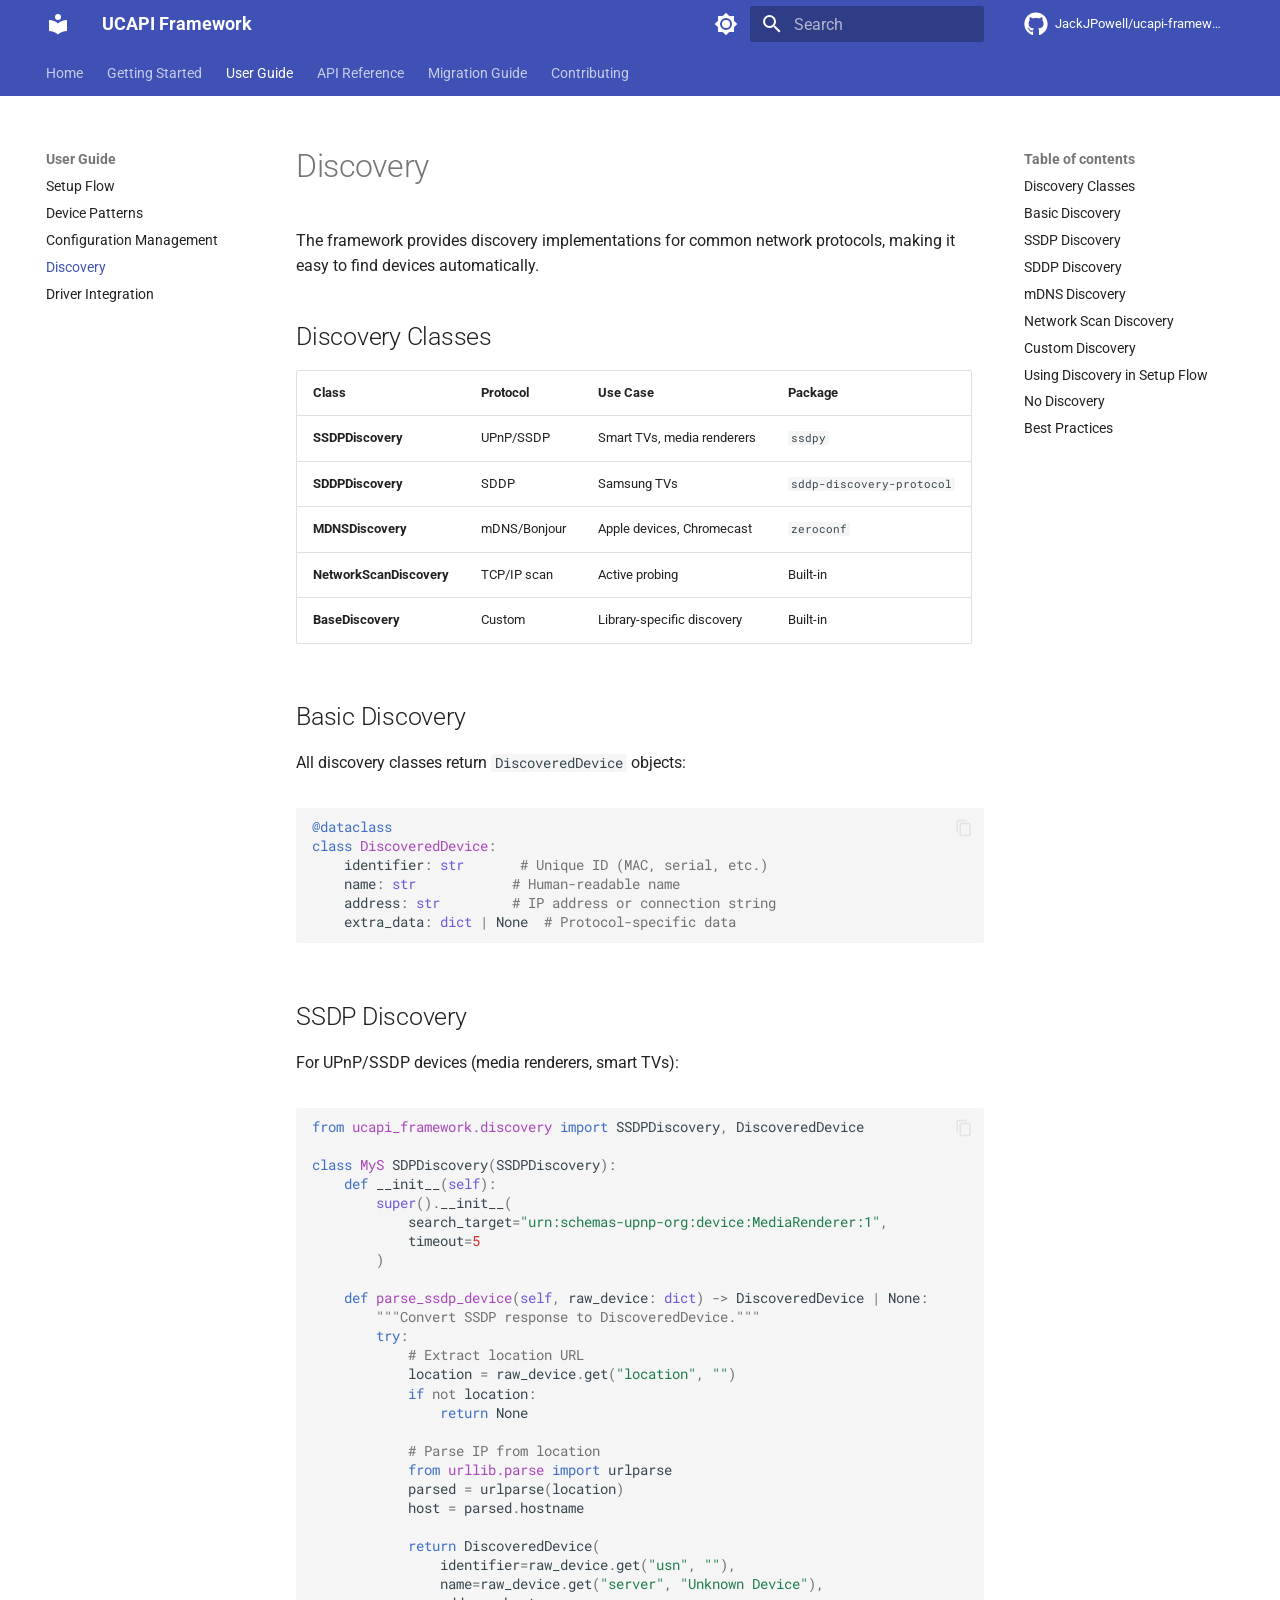
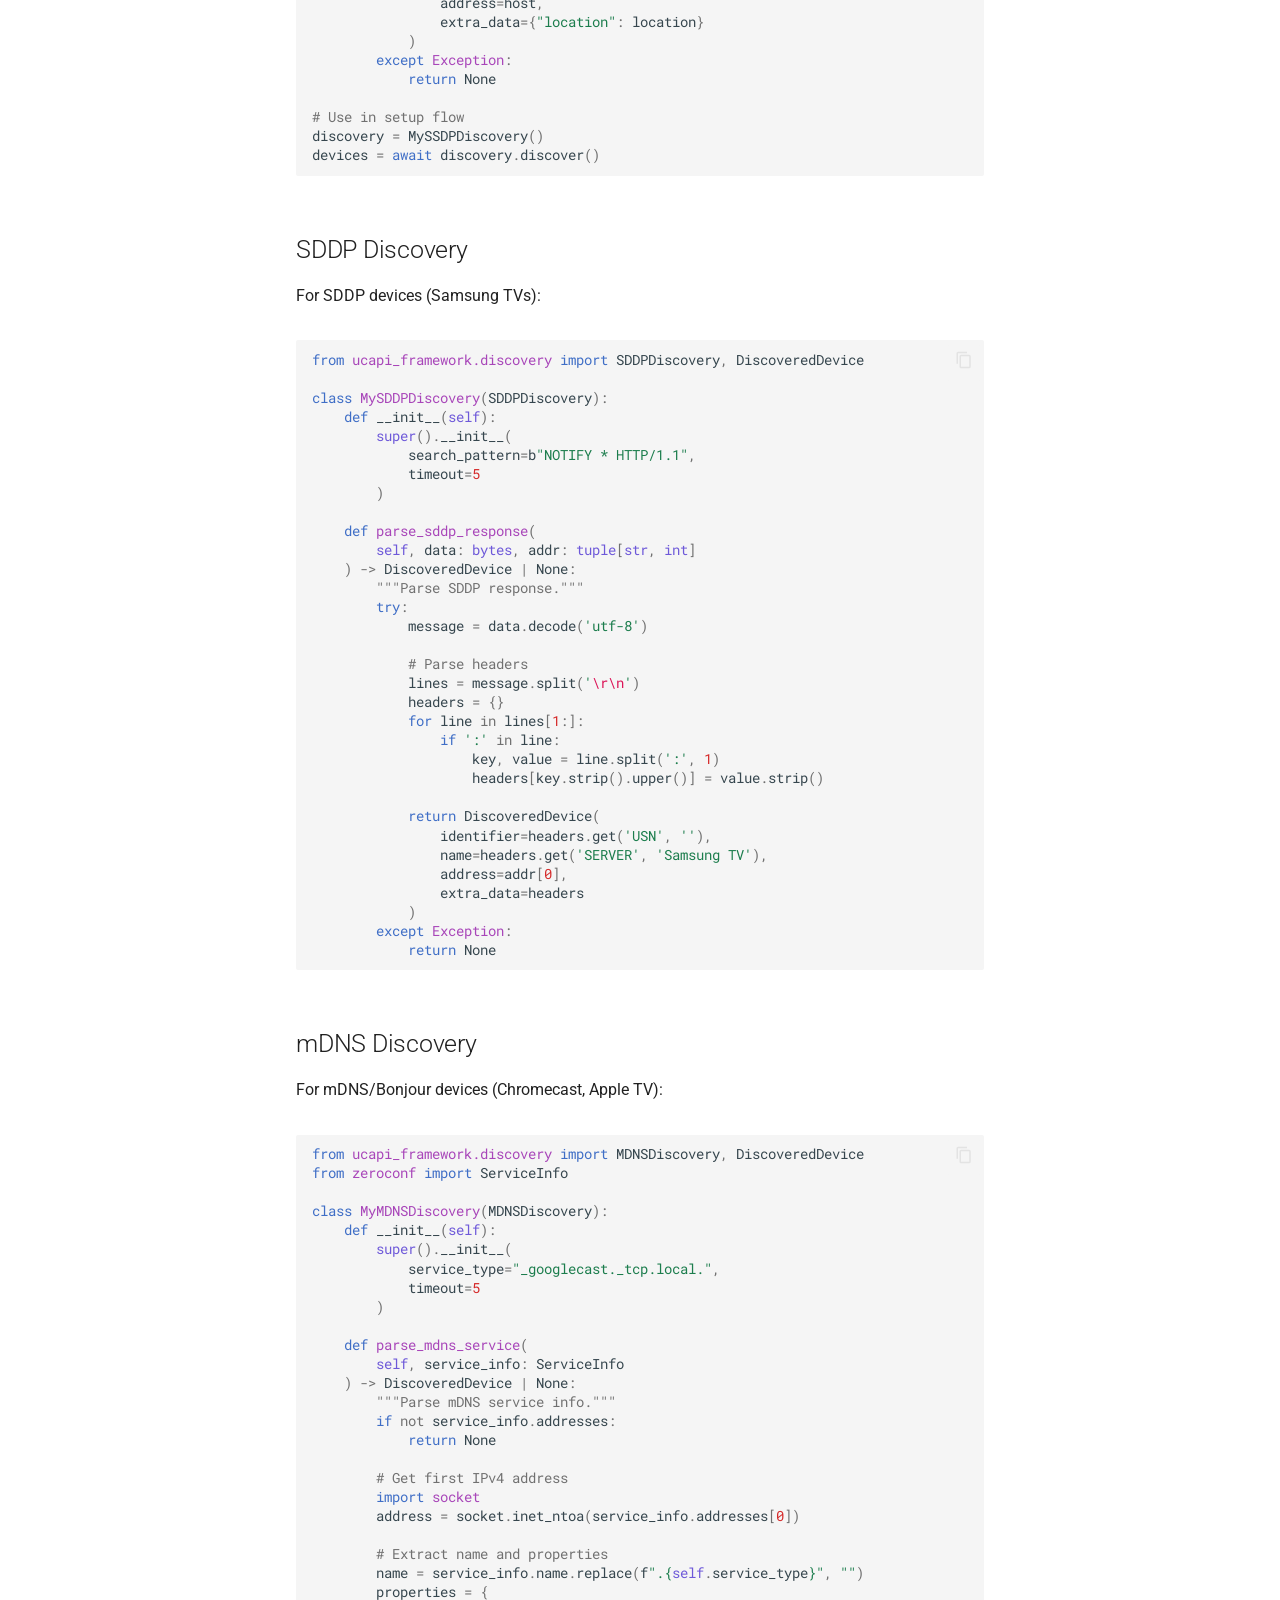
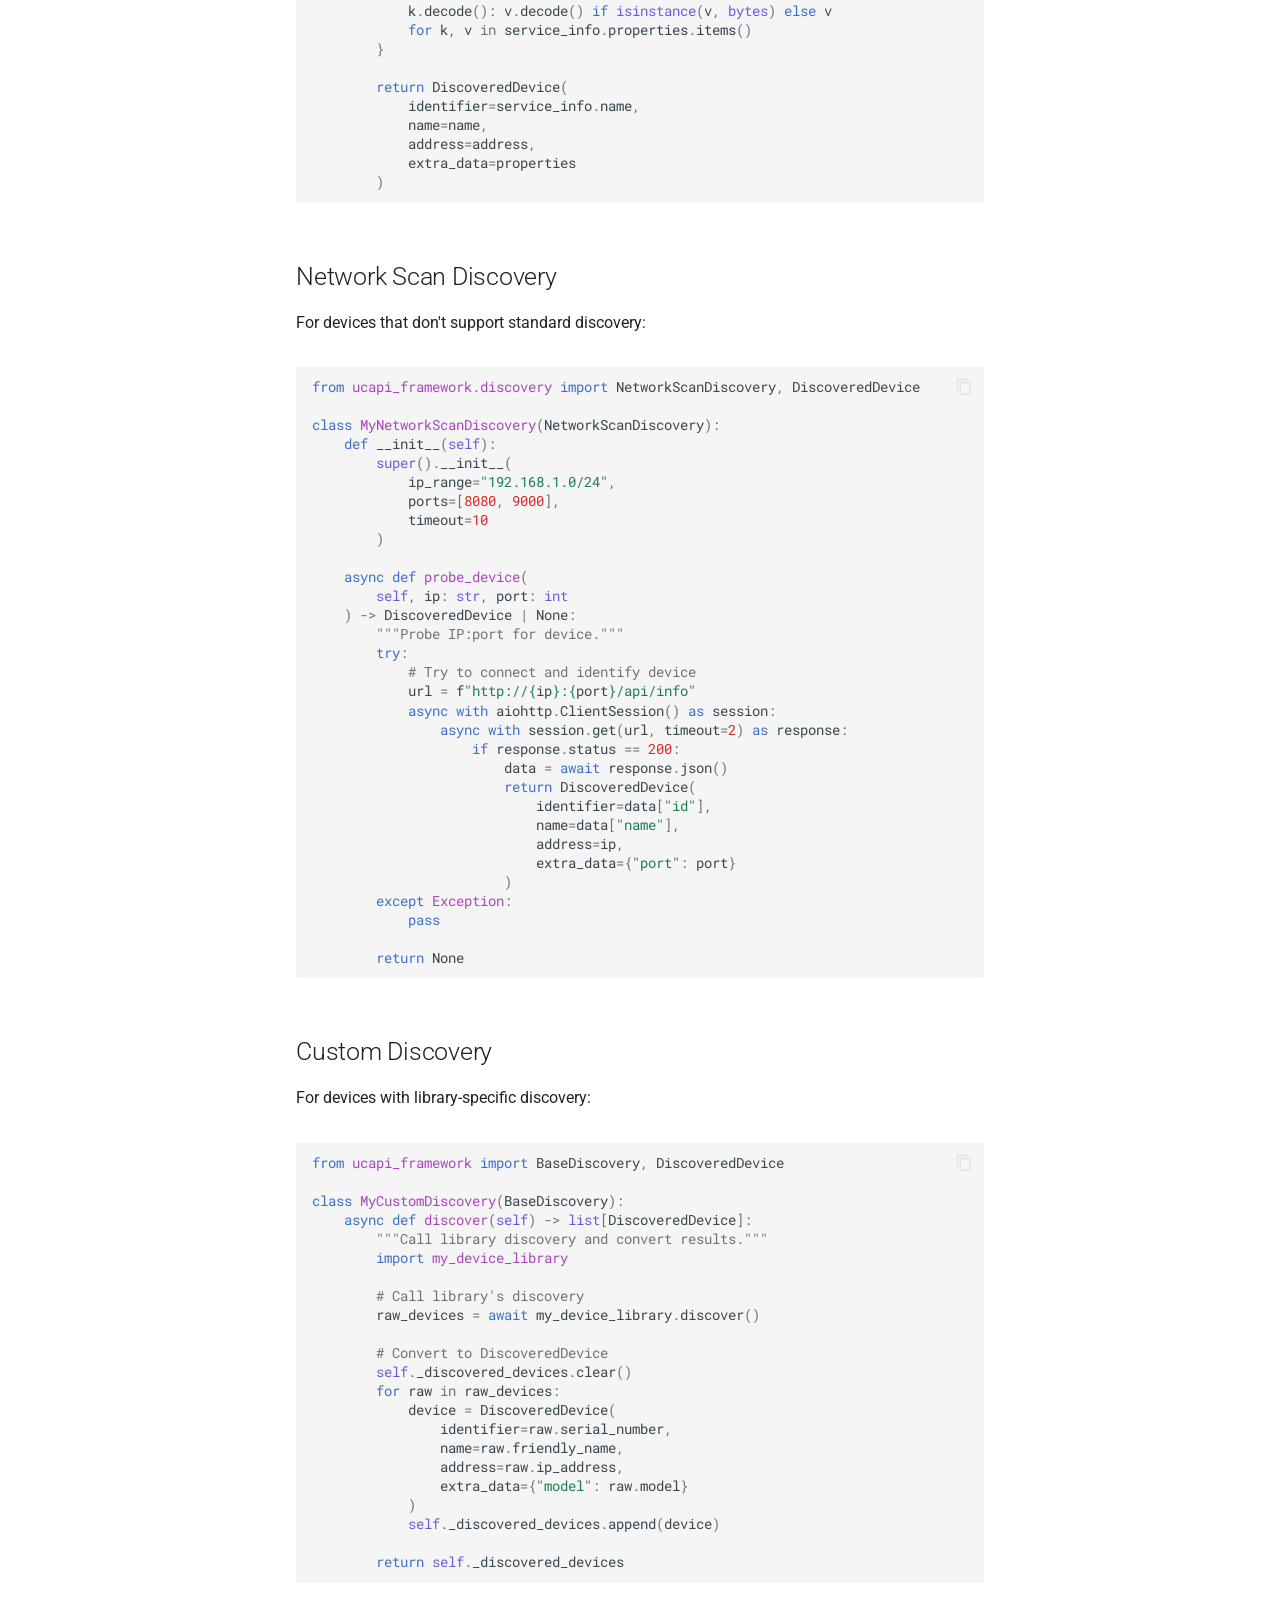
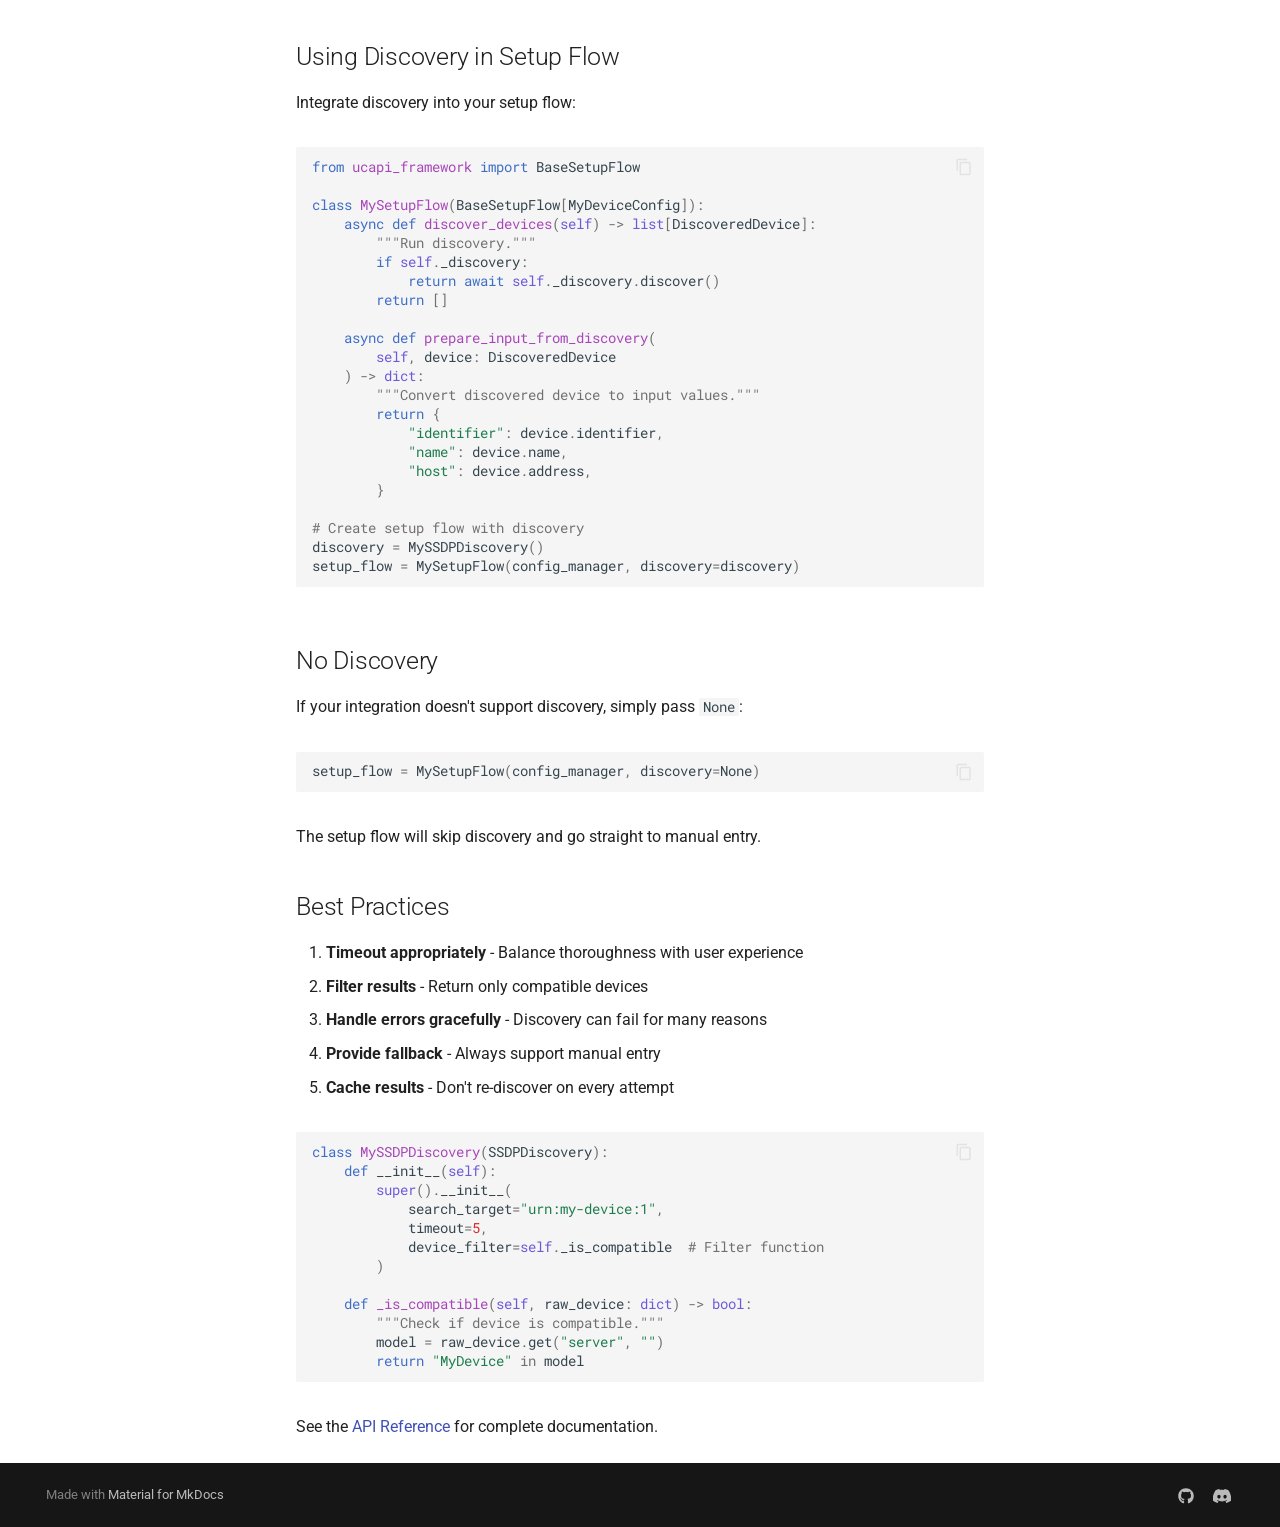
<file: guide/discovery/index.html>
<!doctype html>
<html lang="en" class="no-js">
  <head>
    
      <meta charset="utf-8">
      <meta name="viewport" content="width=device-width,initial-scale=1">
      
        <meta name="description" content="A framework for building Unfolded Circle Remote integrations">
      
      
        <meta name="author" content="Jack Powell">
      
      
        <link rel="canonical" href="https://jackjpowell.github.io/ucapi-framework/guide/discovery/">
      
      
        <link rel="prev" href="../configuration/">
      
      
        <link rel="next" href="../driver/">
      
      
        
      
      
      <link rel="icon" href="../../assets/images/favicon.png">
      <meta name="generator" content="mkdocs-1.6.1, mkdocs-material-9.7.0">
    
    
      
        <title>Discovery - UCAPI Framework</title>
      
    
    
      <link rel="stylesheet" href="../../assets/stylesheets/main.618322db.min.css">
      
        
        <link rel="stylesheet" href="../../assets/stylesheets/palette.ab4e12ef.min.css">
      
      


    
    
      
    
    
      
        
        
        <link rel="preconnect" href="https://fonts.gstatic.com" crossorigin>
        <link rel="stylesheet" href="https://fonts.googleapis.com/css?family=Roboto:300,300i,400,400i,700,700i%7CRoboto+Mono:400,400i,700,700i&display=fallback">
        <style>:root{--md-text-font:"Roboto";--md-code-font:"Roboto Mono"}</style>
      
    
    
      <link rel="stylesheet" href="../../assets/_mkdocstrings.css">
    
      <link rel="stylesheet" href="../../stylesheets/extra.css">
    
    <script>__md_scope=new URL("../..",location),__md_hash=e=>[...e].reduce(((e,_)=>(e<<5)-e+_.charCodeAt(0)),0),__md_get=(e,_=localStorage,t=__md_scope)=>JSON.parse(_.getItem(t.pathname+"."+e)),__md_set=(e,_,t=localStorage,a=__md_scope)=>{try{t.setItem(a.pathname+"."+e,JSON.stringify(_))}catch(e){}}</script>
    
      

    
    
  </head>
  
  
    
    
      
    
    
    
    
    <body dir="ltr" data-md-color-scheme="default" data-md-color-primary="indigo" data-md-color-accent="indigo">
  
    
    <input class="md-toggle" data-md-toggle="drawer" type="checkbox" id="__drawer" autocomplete="off">
    <input class="md-toggle" data-md-toggle="search" type="checkbox" id="__search" autocomplete="off">
    <label class="md-overlay" for="__drawer"></label>
    <div data-md-component="skip">
      
        
        <a href="#discovery" class="md-skip">
          Skip to content
        </a>
      
    </div>
    <div data-md-component="announce">
      
    </div>
    
    
      

<header class="md-header" data-md-component="header">
  <nav class="md-header__inner md-grid" aria-label="Header">
    <a href="../.." title="UCAPI Framework" class="md-header__button md-logo" aria-label="UCAPI Framework" data-md-component="logo">
      
  
  <svg xmlns="http://www.w3.org/2000/svg" viewBox="0 0 24 24"><path d="M12 8a3 3 0 0 0 3-3 3 3 0 0 0-3-3 3 3 0 0 0-3 3 3 3 0 0 0 3 3m0 3.54C9.64 9.35 6.5 8 3 8v11c3.5 0 6.64 1.35 9 3.54 2.36-2.19 5.5-3.54 9-3.54V8c-3.5 0-6.64 1.35-9 3.54"/></svg>

    </a>
    <label class="md-header__button md-icon" for="__drawer">
      
      <svg xmlns="http://www.w3.org/2000/svg" viewBox="0 0 24 24"><path d="M3 6h18v2H3zm0 5h18v2H3zm0 5h18v2H3z"/></svg>
    </label>
    <div class="md-header__title" data-md-component="header-title">
      <div class="md-header__ellipsis">
        <div class="md-header__topic">
          <span class="md-ellipsis">
            UCAPI Framework
          </span>
        </div>
        <div class="md-header__topic" data-md-component="header-topic">
          <span class="md-ellipsis">
            
              Discovery
            
          </span>
        </div>
      </div>
    </div>
    
      
        <form class="md-header__option" data-md-component="palette">
  
    
    
    
    <input class="md-option" data-md-color-media="(prefers-color-scheme: light)" data-md-color-scheme="default" data-md-color-primary="indigo" data-md-color-accent="indigo"  aria-label="Switch to dark mode"  type="radio" name="__palette" id="__palette_0">
    
      <label class="md-header__button md-icon" title="Switch to dark mode" for="__palette_1" hidden>
        <svg xmlns="http://www.w3.org/2000/svg" viewBox="0 0 24 24"><path d="M12 8a4 4 0 0 0-4 4 4 4 0 0 0 4 4 4 4 0 0 0 4-4 4 4 0 0 0-4-4m0 10a6 6 0 0 1-6-6 6 6 0 0 1 6-6 6 6 0 0 1 6 6 6 6 0 0 1-6 6m8-9.31V4h-4.69L12 .69 8.69 4H4v4.69L.69 12 4 15.31V20h4.69L12 23.31 15.31 20H20v-4.69L23.31 12z"/></svg>
      </label>
    
  
    
    
    
    <input class="md-option" data-md-color-media="(prefers-color-scheme: dark)" data-md-color-scheme="slate" data-md-color-primary="indigo" data-md-color-accent="indigo"  aria-label="Switch to light mode"  type="radio" name="__palette" id="__palette_1">
    
      <label class="md-header__button md-icon" title="Switch to light mode" for="__palette_0" hidden>
        <svg xmlns="http://www.w3.org/2000/svg" viewBox="0 0 24 24"><path d="M12 18c-.89 0-1.74-.2-2.5-.55C11.56 16.5 13 14.42 13 12s-1.44-4.5-3.5-5.45C10.26 6.2 11.11 6 12 6a6 6 0 0 1 6 6 6 6 0 0 1-6 6m8-9.31V4h-4.69L12 .69 8.69 4H4v4.69L.69 12 4 15.31V20h4.69L12 23.31 15.31 20H20v-4.69L23.31 12z"/></svg>
      </label>
    
  
</form>
      
    
    
      <script>var palette=__md_get("__palette");if(palette&&palette.color){if("(prefers-color-scheme)"===palette.color.media){var media=matchMedia("(prefers-color-scheme: light)"),input=document.querySelector(media.matches?"[data-md-color-media='(prefers-color-scheme: light)']":"[data-md-color-media='(prefers-color-scheme: dark)']");palette.color.media=input.getAttribute("data-md-color-media"),palette.color.scheme=input.getAttribute("data-md-color-scheme"),palette.color.primary=input.getAttribute("data-md-color-primary"),palette.color.accent=input.getAttribute("data-md-color-accent")}for(var[key,value]of Object.entries(palette.color))document.body.setAttribute("data-md-color-"+key,value)}</script>
    
    
    
      
      
        <label class="md-header__button md-icon" for="__search">
          
          <svg xmlns="http://www.w3.org/2000/svg" viewBox="0 0 24 24"><path d="M9.5 3A6.5 6.5 0 0 1 16 9.5c0 1.61-.59 3.09-1.56 4.23l.27.27h.79l5 5-1.5 1.5-5-5v-.79l-.27-.27A6.52 6.52 0 0 1 9.5 16 6.5 6.5 0 0 1 3 9.5 6.5 6.5 0 0 1 9.5 3m0 2C7 5 5 7 5 9.5S7 14 9.5 14 14 12 14 9.5 12 5 9.5 5"/></svg>
        </label>
        <div class="md-search" data-md-component="search" role="dialog">
  <label class="md-search__overlay" for="__search"></label>
  <div class="md-search__inner" role="search">
    <form class="md-search__form" name="search">
      <input type="text" class="md-search__input" name="query" aria-label="Search" placeholder="Search" autocapitalize="off" autocorrect="off" autocomplete="off" spellcheck="false" data-md-component="search-query" required>
      <label class="md-search__icon md-icon" for="__search">
        
        <svg xmlns="http://www.w3.org/2000/svg" viewBox="0 0 24 24"><path d="M9.5 3A6.5 6.5 0 0 1 16 9.5c0 1.61-.59 3.09-1.56 4.23l.27.27h.79l5 5-1.5 1.5-5-5v-.79l-.27-.27A6.52 6.52 0 0 1 9.5 16 6.5 6.5 0 0 1 3 9.5 6.5 6.5 0 0 1 9.5 3m0 2C7 5 5 7 5 9.5S7 14 9.5 14 14 12 14 9.5 12 5 9.5 5"/></svg>
        
        <svg xmlns="http://www.w3.org/2000/svg" viewBox="0 0 24 24"><path d="M20 11v2H8l5.5 5.5-1.42 1.42L4.16 12l7.92-7.92L13.5 5.5 8 11z"/></svg>
      </label>
      <nav class="md-search__options" aria-label="Search">
        
        <button type="reset" class="md-search__icon md-icon" title="Clear" aria-label="Clear" tabindex="-1">
          
          <svg xmlns="http://www.w3.org/2000/svg" viewBox="0 0 24 24"><path d="M19 6.41 17.59 5 12 10.59 6.41 5 5 6.41 10.59 12 5 17.59 6.41 19 12 13.41 17.59 19 19 17.59 13.41 12z"/></svg>
        </button>
      </nav>
      
        <div class="md-search__suggest" data-md-component="search-suggest"></div>
      
    </form>
    <div class="md-search__output">
      <div class="md-search__scrollwrap" tabindex="0" data-md-scrollfix>
        <div class="md-search-result" data-md-component="search-result">
          <div class="md-search-result__meta">
            Initializing search
          </div>
          <ol class="md-search-result__list" role="presentation"></ol>
        </div>
      </div>
    </div>
  </div>
</div>
      
    
    
      <div class="md-header__source">
        <a href="https://github.com/JackJPowell/ucapi-framework" title="Go to repository" class="md-source" data-md-component="source">
  <div class="md-source__icon md-icon">
    
    <svg xmlns="http://www.w3.org/2000/svg" viewBox="0 0 512 512"><!--! Font Awesome Free 7.1.0 by @fontawesome - https://fontawesome.com License - https://fontawesome.com/license/free (Icons: CC BY 4.0, Fonts: SIL OFL 1.1, Code: MIT License) Copyright 2025 Fonticons, Inc.--><path d="M173.9 397.4c0 2-2.3 3.6-5.2 3.6-3.3.3-5.6-1.3-5.6-3.6 0-2 2.3-3.6 5.2-3.6 3-.3 5.6 1.3 5.6 3.6m-31.1-4.5c-.7 2 1.3 4.3 4.3 4.9 2.6 1 5.6 0 6.2-2s-1.3-4.3-4.3-5.2c-2.6-.7-5.5.3-6.2 2.3m44.2-1.7c-2.9.7-4.9 2.6-4.6 4.9.3 2 2.9 3.3 5.9 2.6 2.9-.7 4.9-2.6 4.6-4.6-.3-1.9-3-3.2-5.9-2.9M252.8 8C114.1 8 8 113.3 8 252c0 110.9 69.8 205.8 169.5 239.2 12.8 2.3 17.3-5.6 17.3-12.1 0-6.2-.3-40.4-.3-61.4 0 0-70 15-84.7-29.8 0 0-11.4-29.1-27.8-36.6 0 0-22.9-15.7 1.6-15.4 0 0 24.9 2 38.6 25.8 21.9 38.6 58.6 27.5 72.9 20.9 2.3-16 8.8-27.1 16-33.7-55.9-6.2-112.3-14.3-112.3-110.5 0-27.5 7.6-41.3 23.6-58.9-2.6-6.5-11.1-33.3 2.6-67.9 20.9-6.5 69 27 69 27 20-5.6 41.5-8.5 62.8-8.5s42.8 2.9 62.8 8.5c0 0 48.1-33.6 69-27 13.7 34.7 5.2 61.4 2.6 67.9 16 17.7 25.8 31.5 25.8 58.9 0 96.5-58.9 104.2-114.8 110.5 9.2 7.9 17 22.9 17 46.4 0 33.7-.3 75.4-.3 83.6 0 6.5 4.6 14.4 17.3 12.1C436.2 457.8 504 362.9 504 252 504 113.3 391.5 8 252.8 8M105.2 352.9c-1.3 1-1 3.3.7 5.2 1.6 1.6 3.9 2.3 5.2 1 1.3-1 1-3.3-.7-5.2-1.6-1.6-3.9-2.3-5.2-1m-10.8-8.1c-.7 1.3.3 2.9 2.3 3.9 1.6 1 3.6.7 4.3-.7.7-1.3-.3-2.9-2.3-3.9-2-.6-3.6-.3-4.3.7m32.4 35.6c-1.6 1.3-1 4.3 1.3 6.2 2.3 2.3 5.2 2.6 6.5 1 1.3-1.3.7-4.3-1.3-6.2-2.2-2.3-5.2-2.6-6.5-1m-11.4-14.7c-1.6 1-1.6 3.6 0 5.9s4.3 3.3 5.6 2.3c1.6-1.3 1.6-3.9 0-6.2-1.4-2.3-4-3.3-5.6-2"/></svg>
  </div>
  <div class="md-source__repository">
    JackJPowell/ucapi-framework
  </div>
</a>
      </div>
    
  </nav>
  
</header>
    
    <div class="md-container" data-md-component="container">
      
      
        
          
            
<nav class="md-tabs" aria-label="Tabs" data-md-component="tabs">
  <div class="md-grid">
    <ul class="md-tabs__list">
      
        
  
  
  
  
    <li class="md-tabs__item">
      <a href="../.." class="md-tabs__link">
        
  
  
    
  
  Home

      </a>
    </li>
  

      
        
  
  
  
  
    <li class="md-tabs__item">
      <a href="../../getting-started/" class="md-tabs__link">
        
  
  
    
  
  Getting Started

      </a>
    </li>
  

      
        
  
  
  
    
  
  
    
    
      <li class="md-tabs__item md-tabs__item--active">
        <a href="../setup-flow/" class="md-tabs__link">
          
  
  
  User Guide

        </a>
      </li>
    
  

      
        
  
  
  
  
    
    
      <li class="md-tabs__item">
        <a href="../../api/driver/" class="md-tabs__link">
          
  
  
  API Reference

        </a>
      </li>
    
  

      
        
  
  
  
  
    <li class="md-tabs__item">
      <a href="../../migration-guide/" class="md-tabs__link">
        
  
  
    
  
  Migration Guide

      </a>
    </li>
  

      
        
  
  
  
  
    <li class="md-tabs__item">
      <a href="../../contributing/" class="md-tabs__link">
        
  
  
    
  
  Contributing

      </a>
    </li>
  

      
    </ul>
  </div>
</nav>
          
        
      
      <main class="md-main" data-md-component="main">
        <div class="md-main__inner md-grid">
          
            
              
              <div class="md-sidebar md-sidebar--primary" data-md-component="sidebar" data-md-type="navigation" >
                <div class="md-sidebar__scrollwrap">
                  <div class="md-sidebar__inner">
                    


  


<nav class="md-nav md-nav--primary md-nav--lifted" aria-label="Navigation" data-md-level="0">
  <label class="md-nav__title" for="__drawer">
    <a href="../.." title="UCAPI Framework" class="md-nav__button md-logo" aria-label="UCAPI Framework" data-md-component="logo">
      
  
  <svg xmlns="http://www.w3.org/2000/svg" viewBox="0 0 24 24"><path d="M12 8a3 3 0 0 0 3-3 3 3 0 0 0-3-3 3 3 0 0 0-3 3 3 3 0 0 0 3 3m0 3.54C9.64 9.35 6.5 8 3 8v11c3.5 0 6.64 1.35 9 3.54 2.36-2.19 5.5-3.54 9-3.54V8c-3.5 0-6.64 1.35-9 3.54"/></svg>

    </a>
    UCAPI Framework
  </label>
  
    <div class="md-nav__source">
      <a href="https://github.com/JackJPowell/ucapi-framework" title="Go to repository" class="md-source" data-md-component="source">
  <div class="md-source__icon md-icon">
    
    <svg xmlns="http://www.w3.org/2000/svg" viewBox="0 0 512 512"><!--! Font Awesome Free 7.1.0 by @fontawesome - https://fontawesome.com License - https://fontawesome.com/license/free (Icons: CC BY 4.0, Fonts: SIL OFL 1.1, Code: MIT License) Copyright 2025 Fonticons, Inc.--><path d="M173.9 397.4c0 2-2.3 3.6-5.2 3.6-3.3.3-5.6-1.3-5.6-3.6 0-2 2.3-3.6 5.2-3.6 3-.3 5.6 1.3 5.6 3.6m-31.1-4.5c-.7 2 1.3 4.3 4.3 4.9 2.6 1 5.6 0 6.2-2s-1.3-4.3-4.3-5.2c-2.6-.7-5.5.3-6.2 2.3m44.2-1.7c-2.9.7-4.9 2.6-4.6 4.9.3 2 2.9 3.3 5.9 2.6 2.9-.7 4.9-2.6 4.6-4.6-.3-1.9-3-3.2-5.9-2.9M252.8 8C114.1 8 8 113.3 8 252c0 110.9 69.8 205.8 169.5 239.2 12.8 2.3 17.3-5.6 17.3-12.1 0-6.2-.3-40.4-.3-61.4 0 0-70 15-84.7-29.8 0 0-11.4-29.1-27.8-36.6 0 0-22.9-15.7 1.6-15.4 0 0 24.9 2 38.6 25.8 21.9 38.6 58.6 27.5 72.9 20.9 2.3-16 8.8-27.1 16-33.7-55.9-6.2-112.3-14.3-112.3-110.5 0-27.5 7.6-41.3 23.6-58.9-2.6-6.5-11.1-33.3 2.6-67.9 20.9-6.5 69 27 69 27 20-5.6 41.5-8.5 62.8-8.5s42.8 2.9 62.8 8.5c0 0 48.1-33.6 69-27 13.7 34.7 5.2 61.4 2.6 67.9 16 17.7 25.8 31.5 25.8 58.9 0 96.5-58.9 104.2-114.8 110.5 9.2 7.9 17 22.9 17 46.4 0 33.7-.3 75.4-.3 83.6 0 6.5 4.6 14.4 17.3 12.1C436.2 457.8 504 362.9 504 252 504 113.3 391.5 8 252.8 8M105.2 352.9c-1.3 1-1 3.3.7 5.2 1.6 1.6 3.9 2.3 5.2 1 1.3-1 1-3.3-.7-5.2-1.6-1.6-3.9-2.3-5.2-1m-10.8-8.1c-.7 1.3.3 2.9 2.3 3.9 1.6 1 3.6.7 4.3-.7.7-1.3-.3-2.9-2.3-3.9-2-.6-3.6-.3-4.3.7m32.4 35.6c-1.6 1.3-1 4.3 1.3 6.2 2.3 2.3 5.2 2.6 6.5 1 1.3-1.3.7-4.3-1.3-6.2-2.2-2.3-5.2-2.6-6.5-1m-11.4-14.7c-1.6 1-1.6 3.6 0 5.9s4.3 3.3 5.6 2.3c1.6-1.3 1.6-3.9 0-6.2-1.4-2.3-4-3.3-5.6-2"/></svg>
  </div>
  <div class="md-source__repository">
    JackJPowell/ucapi-framework
  </div>
</a>
    </div>
  
  <ul class="md-nav__list" data-md-scrollfix>
    
      
      
  
  
  
  
    <li class="md-nav__item">
      <a href="../.." class="md-nav__link">
        
  
  
  <span class="md-ellipsis">
    
  
    Home
  

    
  </span>
  
  

      </a>
    </li>
  

    
      
      
  
  
  
  
    <li class="md-nav__item">
      <a href="../../getting-started/" class="md-nav__link">
        
  
  
  <span class="md-ellipsis">
    
  
    Getting Started
  

    
  </span>
  
  

      </a>
    </li>
  

    
      
      
  
  
    
  
  
  
    
    
    
    
      
        
        
      
      
        
      
    
    
    <li class="md-nav__item md-nav__item--active md-nav__item--section md-nav__item--nested">
      
        
        
        <input class="md-nav__toggle md-toggle " type="checkbox" id="__nav_3" checked>
        
          
          <label class="md-nav__link" for="__nav_3" id="__nav_3_label" tabindex="">
            
  
  
  <span class="md-ellipsis">
    
  
    User Guide
  

    
  </span>
  
  

            <span class="md-nav__icon md-icon"></span>
          </label>
        
        <nav class="md-nav" data-md-level="1" aria-labelledby="__nav_3_label" aria-expanded="true">
          <label class="md-nav__title" for="__nav_3">
            <span class="md-nav__icon md-icon"></span>
            
  
    User Guide
  

          </label>
          <ul class="md-nav__list" data-md-scrollfix>
            
              
                
  
  
  
  
    <li class="md-nav__item">
      <a href="../setup-flow/" class="md-nav__link">
        
  
  
  <span class="md-ellipsis">
    
  
    Setup Flow
  

    
  </span>
  
  

      </a>
    </li>
  

              
            
              
                
  
  
  
  
    <li class="md-nav__item">
      <a href="../device-patterns/" class="md-nav__link">
        
  
  
  <span class="md-ellipsis">
    
  
    Device Patterns
  

    
  </span>
  
  

      </a>
    </li>
  

              
            
              
                
  
  
  
  
    <li class="md-nav__item">
      <a href="../configuration/" class="md-nav__link">
        
  
  
  <span class="md-ellipsis">
    
  
    Configuration Management
  

    
  </span>
  
  

      </a>
    </li>
  

              
            
              
                
  
  
    
  
  
  
    <li class="md-nav__item md-nav__item--active">
      
      <input class="md-nav__toggle md-toggle" type="checkbox" id="__toc">
      
      
        
      
      
        <label class="md-nav__link md-nav__link--active" for="__toc">
          
  
  
  <span class="md-ellipsis">
    
  
    Discovery
  

    
  </span>
  
  

          <span class="md-nav__icon md-icon"></span>
        </label>
      
      <a href="./" class="md-nav__link md-nav__link--active">
        
  
  
  <span class="md-ellipsis">
    
  
    Discovery
  

    
  </span>
  
  

      </a>
      
        

<nav class="md-nav md-nav--secondary" aria-label="Table of contents">
  
  
  
    
  
  
    <label class="md-nav__title" for="__toc">
      <span class="md-nav__icon md-icon"></span>
      Table of contents
    </label>
    <ul class="md-nav__list" data-md-component="toc" data-md-scrollfix>
      
        <li class="md-nav__item">
  <a href="#discovery-classes" class="md-nav__link">
    <span class="md-ellipsis">
      
        Discovery Classes
      
    </span>
  </a>
  
</li>
      
        <li class="md-nav__item">
  <a href="#basic-discovery" class="md-nav__link">
    <span class="md-ellipsis">
      
        Basic Discovery
      
    </span>
  </a>
  
</li>
      
        <li class="md-nav__item">
  <a href="#ssdp-discovery" class="md-nav__link">
    <span class="md-ellipsis">
      
        SSDP Discovery
      
    </span>
  </a>
  
</li>
      
        <li class="md-nav__item">
  <a href="#sddp-discovery" class="md-nav__link">
    <span class="md-ellipsis">
      
        SDDP Discovery
      
    </span>
  </a>
  
</li>
      
        <li class="md-nav__item">
  <a href="#mdns-discovery" class="md-nav__link">
    <span class="md-ellipsis">
      
        mDNS Discovery
      
    </span>
  </a>
  
</li>
      
        <li class="md-nav__item">
  <a href="#network-scan-discovery" class="md-nav__link">
    <span class="md-ellipsis">
      
        Network Scan Discovery
      
    </span>
  </a>
  
</li>
      
        <li class="md-nav__item">
  <a href="#custom-discovery" class="md-nav__link">
    <span class="md-ellipsis">
      
        Custom Discovery
      
    </span>
  </a>
  
</li>
      
        <li class="md-nav__item">
  <a href="#using-discovery-in-setup-flow" class="md-nav__link">
    <span class="md-ellipsis">
      
        Using Discovery in Setup Flow
      
    </span>
  </a>
  
</li>
      
        <li class="md-nav__item">
  <a href="#no-discovery" class="md-nav__link">
    <span class="md-ellipsis">
      
        No Discovery
      
    </span>
  </a>
  
</li>
      
        <li class="md-nav__item">
  <a href="#best-practices" class="md-nav__link">
    <span class="md-ellipsis">
      
        Best Practices
      
    </span>
  </a>
  
</li>
      
    </ul>
  
</nav>
      
    </li>
  

              
            
              
                
  
  
  
  
    <li class="md-nav__item">
      <a href="../driver/" class="md-nav__link">
        
  
  
  <span class="md-ellipsis">
    
  
    Driver Integration
  

    
  </span>
  
  

      </a>
    </li>
  

              
            
          </ul>
        </nav>
      
    </li>
  

    
      
      
  
  
  
  
    
    
    
    
      
      
        
      
    
    
    <li class="md-nav__item md-nav__item--nested">
      
        
        
        <input class="md-nav__toggle md-toggle " type="checkbox" id="__nav_4" >
        
          
          <label class="md-nav__link" for="__nav_4" id="__nav_4_label" tabindex="0">
            
  
  
  <span class="md-ellipsis">
    
  
    API Reference
  

    
  </span>
  
  

            <span class="md-nav__icon md-icon"></span>
          </label>
        
        <nav class="md-nav" data-md-level="1" aria-labelledby="__nav_4_label" aria-expanded="false">
          <label class="md-nav__title" for="__nav_4">
            <span class="md-nav__icon md-icon"></span>
            
  
    API Reference
  

          </label>
          <ul class="md-nav__list" data-md-scrollfix>
            
              
                
  
  
  
  
    <li class="md-nav__item">
      <a href="../../api/driver/" class="md-nav__link">
        
  
  
  <span class="md-ellipsis">
    
  
    Driver
  

    
  </span>
  
  

      </a>
    </li>
  

              
            
              
                
  
  
  
  
    <li class="md-nav__item">
      <a href="../../api/device/" class="md-nav__link">
        
  
  
  <span class="md-ellipsis">
    
  
    Device
  

    
  </span>
  
  

      </a>
    </li>
  

              
            
              
                
  
  
  
  
    <li class="md-nav__item">
      <a href="../../api/setup/" class="md-nav__link">
        
  
  
  <span class="md-ellipsis">
    
  
    Setup Flow
  

    
  </span>
  
  

      </a>
    </li>
  

              
            
              
                
  
  
  
  
    <li class="md-nav__item">
      <a href="../../api/config/" class="md-nav__link">
        
  
  
  <span class="md-ellipsis">
    
  
    Configuration
  

    
  </span>
  
  

      </a>
    </li>
  

              
            
              
                
  
  
  
  
    <li class="md-nav__item">
      <a href="../../api/discovery/" class="md-nav__link">
        
  
  
  <span class="md-ellipsis">
    
  
    Discovery
  

    
  </span>
  
  

      </a>
    </li>
  

              
            
          </ul>
        </nav>
      
    </li>
  

    
      
      
  
  
  
  
    <li class="md-nav__item">
      <a href="../../migration-guide/" class="md-nav__link">
        
  
  
  <span class="md-ellipsis">
    
  
    Migration Guide
  

    
  </span>
  
  

      </a>
    </li>
  

    
      
      
  
  
  
  
    <li class="md-nav__item">
      <a href="../../contributing/" class="md-nav__link">
        
  
  
  <span class="md-ellipsis">
    
  
    Contributing
  

    
  </span>
  
  

      </a>
    </li>
  

    
  </ul>
</nav>
                  </div>
                </div>
              </div>
            
            
              
              <div class="md-sidebar md-sidebar--secondary" data-md-component="sidebar" data-md-type="toc" >
                <div class="md-sidebar__scrollwrap">
                  <div class="md-sidebar__inner">
                    

<nav class="md-nav md-nav--secondary" aria-label="Table of contents">
  
  
  
    
  
  
    <label class="md-nav__title" for="__toc">
      <span class="md-nav__icon md-icon"></span>
      Table of contents
    </label>
    <ul class="md-nav__list" data-md-component="toc" data-md-scrollfix>
      
        <li class="md-nav__item">
  <a href="#discovery-classes" class="md-nav__link">
    <span class="md-ellipsis">
      
        Discovery Classes
      
    </span>
  </a>
  
</li>
      
        <li class="md-nav__item">
  <a href="#basic-discovery" class="md-nav__link">
    <span class="md-ellipsis">
      
        Basic Discovery
      
    </span>
  </a>
  
</li>
      
        <li class="md-nav__item">
  <a href="#ssdp-discovery" class="md-nav__link">
    <span class="md-ellipsis">
      
        SSDP Discovery
      
    </span>
  </a>
  
</li>
      
        <li class="md-nav__item">
  <a href="#sddp-discovery" class="md-nav__link">
    <span class="md-ellipsis">
      
        SDDP Discovery
      
    </span>
  </a>
  
</li>
      
        <li class="md-nav__item">
  <a href="#mdns-discovery" class="md-nav__link">
    <span class="md-ellipsis">
      
        mDNS Discovery
      
    </span>
  </a>
  
</li>
      
        <li class="md-nav__item">
  <a href="#network-scan-discovery" class="md-nav__link">
    <span class="md-ellipsis">
      
        Network Scan Discovery
      
    </span>
  </a>
  
</li>
      
        <li class="md-nav__item">
  <a href="#custom-discovery" class="md-nav__link">
    <span class="md-ellipsis">
      
        Custom Discovery
      
    </span>
  </a>
  
</li>
      
        <li class="md-nav__item">
  <a href="#using-discovery-in-setup-flow" class="md-nav__link">
    <span class="md-ellipsis">
      
        Using Discovery in Setup Flow
      
    </span>
  </a>
  
</li>
      
        <li class="md-nav__item">
  <a href="#no-discovery" class="md-nav__link">
    <span class="md-ellipsis">
      
        No Discovery
      
    </span>
  </a>
  
</li>
      
        <li class="md-nav__item">
  <a href="#best-practices" class="md-nav__link">
    <span class="md-ellipsis">
      
        Best Practices
      
    </span>
  </a>
  
</li>
      
    </ul>
  
</nav>
                  </div>
                </div>
              </div>
            
          
          
            <div class="md-content" data-md-component="content">
              
              <article class="md-content__inner md-typeset">
                
                  


  
  


<h1 id="discovery">Discovery<a class="headerlink" href="#discovery" title="Permanent link">&para;</a></h1>
<p>The framework provides discovery implementations for common network protocols, making it easy to find devices automatically.</p>
<h2 id="discovery-classes">Discovery Classes<a class="headerlink" href="#discovery-classes" title="Permanent link">&para;</a></h2>
<table>
<thead>
<tr>
<th>Class</th>
<th>Protocol</th>
<th>Use Case</th>
<th>Package</th>
</tr>
</thead>
<tbody>
<tr>
<td><strong>SSDPDiscovery</strong></td>
<td>UPnP/SSDP</td>
<td>Smart TVs, media renderers</td>
<td><code>ssdpy</code></td>
</tr>
<tr>
<td><strong>SDDPDiscovery</strong></td>
<td>SDDP</td>
<td>Samsung TVs</td>
<td><code>sddp-discovery-protocol</code></td>
</tr>
<tr>
<td><strong>MDNSDiscovery</strong></td>
<td>mDNS/Bonjour</td>
<td>Apple devices, Chromecast</td>
<td><code>zeroconf</code></td>
</tr>
<tr>
<td><strong>NetworkScanDiscovery</strong></td>
<td>TCP/IP scan</td>
<td>Active probing</td>
<td>Built-in</td>
</tr>
<tr>
<td><strong>BaseDiscovery</strong></td>
<td>Custom</td>
<td>Library-specific discovery</td>
<td>Built-in</td>
</tr>
</tbody>
</table>
<h2 id="basic-discovery">Basic Discovery<a class="headerlink" href="#basic-discovery" title="Permanent link">&para;</a></h2>
<p>All discovery classes return <code>DiscoveredDevice</code> objects:</p>
<div class="language-python highlight"><pre><span></span><code><span id="__span-0-1"><a id="__codelineno-0-1" name="__codelineno-0-1" href="#__codelineno-0-1"></a><span class="nd">@dataclass</span>
</span><span id="__span-0-2"><a id="__codelineno-0-2" name="__codelineno-0-2" href="#__codelineno-0-2"></a><span class="k">class</span><span class="w"> </span><span class="nc">DiscoveredDevice</span><span class="p">:</span>
</span><span id="__span-0-3"><a id="__codelineno-0-3" name="__codelineno-0-3" href="#__codelineno-0-3"></a>    <span class="n">identifier</span><span class="p">:</span> <span class="nb">str</span>       <span class="c1"># Unique ID (MAC, serial, etc.)</span>
</span><span id="__span-0-4"><a id="__codelineno-0-4" name="__codelineno-0-4" href="#__codelineno-0-4"></a>    <span class="n">name</span><span class="p">:</span> <span class="nb">str</span>            <span class="c1"># Human-readable name</span>
</span><span id="__span-0-5"><a id="__codelineno-0-5" name="__codelineno-0-5" href="#__codelineno-0-5"></a>    <span class="n">address</span><span class="p">:</span> <span class="nb">str</span>         <span class="c1"># IP address or connection string</span>
</span><span id="__span-0-6"><a id="__codelineno-0-6" name="__codelineno-0-6" href="#__codelineno-0-6"></a>    <span class="n">extra_data</span><span class="p">:</span> <span class="nb">dict</span> <span class="o">|</span> <span class="kc">None</span>  <span class="c1"># Protocol-specific data</span>
</span></code></pre></div>
<h2 id="ssdp-discovery">SSDP Discovery<a class="headerlink" href="#ssdp-discovery" title="Permanent link">&para;</a></h2>
<p>For UPnP/SSDP devices (media renderers, smart TVs):</p>
<div class="language-python highlight"><pre><span></span><code><span id="__span-1-1"><a id="__codelineno-1-1" name="__codelineno-1-1" href="#__codelineno-1-1"></a><span class="kn">from</span><span class="w"> </span><span class="nn">ucapi_framework.discovery</span><span class="w"> </span><span class="kn">import</span> <span class="n">SSDPDiscovery</span><span class="p">,</span> <span class="n">DiscoveredDevice</span>
</span><span id="__span-1-2"><a id="__codelineno-1-2" name="__codelineno-1-2" href="#__codelineno-1-2"></a>
</span><span id="__span-1-3"><a id="__codelineno-1-3" name="__codelineno-1-3" href="#__codelineno-1-3"></a><span class="k">class</span><span class="w"> </span><span class="nc">MyS</span> <span class="n">SDPDiscovery</span><span class="p">(</span><span class="n">SSDPDiscovery</span><span class="p">):</span>
</span><span id="__span-1-4"><a id="__codelineno-1-4" name="__codelineno-1-4" href="#__codelineno-1-4"></a>    <span class="k">def</span><span class="w"> </span><span class="fm">__init__</span><span class="p">(</span><span class="bp">self</span><span class="p">):</span>
</span><span id="__span-1-5"><a id="__codelineno-1-5" name="__codelineno-1-5" href="#__codelineno-1-5"></a>        <span class="nb">super</span><span class="p">()</span><span class="o">.</span><span class="fm">__init__</span><span class="p">(</span>
</span><span id="__span-1-6"><a id="__codelineno-1-6" name="__codelineno-1-6" href="#__codelineno-1-6"></a>            <span class="n">search_target</span><span class="o">=</span><span class="s2">&quot;urn:schemas-upnp-org:device:MediaRenderer:1&quot;</span><span class="p">,</span>
</span><span id="__span-1-7"><a id="__codelineno-1-7" name="__codelineno-1-7" href="#__codelineno-1-7"></a>            <span class="n">timeout</span><span class="o">=</span><span class="mi">5</span>
</span><span id="__span-1-8"><a id="__codelineno-1-8" name="__codelineno-1-8" href="#__codelineno-1-8"></a>        <span class="p">)</span>
</span><span id="__span-1-9"><a id="__codelineno-1-9" name="__codelineno-1-9" href="#__codelineno-1-9"></a>
</span><span id="__span-1-10"><a id="__codelineno-1-10" name="__codelineno-1-10" href="#__codelineno-1-10"></a>    <span class="k">def</span><span class="w"> </span><span class="nf">parse_ssdp_device</span><span class="p">(</span><span class="bp">self</span><span class="p">,</span> <span class="n">raw_device</span><span class="p">:</span> <span class="nb">dict</span><span class="p">)</span> <span class="o">-&gt;</span> <span class="n">DiscoveredDevice</span> <span class="o">|</span> <span class="kc">None</span><span class="p">:</span>
</span><span id="__span-1-11"><a id="__codelineno-1-11" name="__codelineno-1-11" href="#__codelineno-1-11"></a><span class="w">        </span><span class="sd">&quot;&quot;&quot;Convert SSDP response to DiscoveredDevice.&quot;&quot;&quot;</span>
</span><span id="__span-1-12"><a id="__codelineno-1-12" name="__codelineno-1-12" href="#__codelineno-1-12"></a>        <span class="k">try</span><span class="p">:</span>
</span><span id="__span-1-13"><a id="__codelineno-1-13" name="__codelineno-1-13" href="#__codelineno-1-13"></a>            <span class="c1"># Extract location URL</span>
</span><span id="__span-1-14"><a id="__codelineno-1-14" name="__codelineno-1-14" href="#__codelineno-1-14"></a>            <span class="n">location</span> <span class="o">=</span> <span class="n">raw_device</span><span class="o">.</span><span class="n">get</span><span class="p">(</span><span class="s2">&quot;location&quot;</span><span class="p">,</span> <span class="s2">&quot;&quot;</span><span class="p">)</span>
</span><span id="__span-1-15"><a id="__codelineno-1-15" name="__codelineno-1-15" href="#__codelineno-1-15"></a>            <span class="k">if</span> <span class="ow">not</span> <span class="n">location</span><span class="p">:</span>
</span><span id="__span-1-16"><a id="__codelineno-1-16" name="__codelineno-1-16" href="#__codelineno-1-16"></a>                <span class="k">return</span> <span class="kc">None</span>
</span><span id="__span-1-17"><a id="__codelineno-1-17" name="__codelineno-1-17" href="#__codelineno-1-17"></a>
</span><span id="__span-1-18"><a id="__codelineno-1-18" name="__codelineno-1-18" href="#__codelineno-1-18"></a>            <span class="c1"># Parse IP from location</span>
</span><span id="__span-1-19"><a id="__codelineno-1-19" name="__codelineno-1-19" href="#__codelineno-1-19"></a>            <span class="kn">from</span><span class="w"> </span><span class="nn">urllib.parse</span><span class="w"> </span><span class="kn">import</span> <span class="n">urlparse</span>
</span><span id="__span-1-20"><a id="__codelineno-1-20" name="__codelineno-1-20" href="#__codelineno-1-20"></a>            <span class="n">parsed</span> <span class="o">=</span> <span class="n">urlparse</span><span class="p">(</span><span class="n">location</span><span class="p">)</span>
</span><span id="__span-1-21"><a id="__codelineno-1-21" name="__codelineno-1-21" href="#__codelineno-1-21"></a>            <span class="n">host</span> <span class="o">=</span> <span class="n">parsed</span><span class="o">.</span><span class="n">hostname</span>
</span><span id="__span-1-22"><a id="__codelineno-1-22" name="__codelineno-1-22" href="#__codelineno-1-22"></a>
</span><span id="__span-1-23"><a id="__codelineno-1-23" name="__codelineno-1-23" href="#__codelineno-1-23"></a>            <span class="k">return</span> <span class="n">DiscoveredDevice</span><span class="p">(</span>
</span><span id="__span-1-24"><a id="__codelineno-1-24" name="__codelineno-1-24" href="#__codelineno-1-24"></a>                <span class="n">identifier</span><span class="o">=</span><span class="n">raw_device</span><span class="o">.</span><span class="n">get</span><span class="p">(</span><span class="s2">&quot;usn&quot;</span><span class="p">,</span> <span class="s2">&quot;&quot;</span><span class="p">),</span>
</span><span id="__span-1-25"><a id="__codelineno-1-25" name="__codelineno-1-25" href="#__codelineno-1-25"></a>                <span class="n">name</span><span class="o">=</span><span class="n">raw_device</span><span class="o">.</span><span class="n">get</span><span class="p">(</span><span class="s2">&quot;server&quot;</span><span class="p">,</span> <span class="s2">&quot;Unknown Device&quot;</span><span class="p">),</span>
</span><span id="__span-1-26"><a id="__codelineno-1-26" name="__codelineno-1-26" href="#__codelineno-1-26"></a>                <span class="n">address</span><span class="o">=</span><span class="n">host</span><span class="p">,</span>
</span><span id="__span-1-27"><a id="__codelineno-1-27" name="__codelineno-1-27" href="#__codelineno-1-27"></a>                <span class="n">extra_data</span><span class="o">=</span><span class="p">{</span><span class="s2">&quot;location&quot;</span><span class="p">:</span> <span class="n">location</span><span class="p">}</span>
</span><span id="__span-1-28"><a id="__codelineno-1-28" name="__codelineno-1-28" href="#__codelineno-1-28"></a>            <span class="p">)</span>
</span><span id="__span-1-29"><a id="__codelineno-1-29" name="__codelineno-1-29" href="#__codelineno-1-29"></a>        <span class="k">except</span> <span class="ne">Exception</span><span class="p">:</span>
</span><span id="__span-1-30"><a id="__codelineno-1-30" name="__codelineno-1-30" href="#__codelineno-1-30"></a>            <span class="k">return</span> <span class="kc">None</span>
</span><span id="__span-1-31"><a id="__codelineno-1-31" name="__codelineno-1-31" href="#__codelineno-1-31"></a>
</span><span id="__span-1-32"><a id="__codelineno-1-32" name="__codelineno-1-32" href="#__codelineno-1-32"></a><span class="c1"># Use in setup flow</span>
</span><span id="__span-1-33"><a id="__codelineno-1-33" name="__codelineno-1-33" href="#__codelineno-1-33"></a><span class="n">discovery</span> <span class="o">=</span> <span class="n">MySSDPDiscovery</span><span class="p">()</span>
</span><span id="__span-1-34"><a id="__codelineno-1-34" name="__codelineno-1-34" href="#__codelineno-1-34"></a><span class="n">devices</span> <span class="o">=</span> <span class="k">await</span> <span class="n">discovery</span><span class="o">.</span><span class="n">discover</span><span class="p">()</span>
</span></code></pre></div>
<h2 id="sddp-discovery">SDDP Discovery<a class="headerlink" href="#sddp-discovery" title="Permanent link">&para;</a></h2>
<p>For SDDP devices (Samsung TVs):</p>
<div class="language-python highlight"><pre><span></span><code><span id="__span-2-1"><a id="__codelineno-2-1" name="__codelineno-2-1" href="#__codelineno-2-1"></a><span class="kn">from</span><span class="w"> </span><span class="nn">ucapi_framework.discovery</span><span class="w"> </span><span class="kn">import</span> <span class="n">SDDPDiscovery</span><span class="p">,</span> <span class="n">DiscoveredDevice</span>
</span><span id="__span-2-2"><a id="__codelineno-2-2" name="__codelineno-2-2" href="#__codelineno-2-2"></a>
</span><span id="__span-2-3"><a id="__codelineno-2-3" name="__codelineno-2-3" href="#__codelineno-2-3"></a><span class="k">class</span><span class="w"> </span><span class="nc">MySDDPDiscovery</span><span class="p">(</span><span class="n">SDDPDiscovery</span><span class="p">):</span>
</span><span id="__span-2-4"><a id="__codelineno-2-4" name="__codelineno-2-4" href="#__codelineno-2-4"></a>    <span class="k">def</span><span class="w"> </span><span class="fm">__init__</span><span class="p">(</span><span class="bp">self</span><span class="p">):</span>
</span><span id="__span-2-5"><a id="__codelineno-2-5" name="__codelineno-2-5" href="#__codelineno-2-5"></a>        <span class="nb">super</span><span class="p">()</span><span class="o">.</span><span class="fm">__init__</span><span class="p">(</span>
</span><span id="__span-2-6"><a id="__codelineno-2-6" name="__codelineno-2-6" href="#__codelineno-2-6"></a>            <span class="n">search_pattern</span><span class="o">=</span><span class="sa">b</span><span class="s2">&quot;NOTIFY * HTTP/1.1&quot;</span><span class="p">,</span>
</span><span id="__span-2-7"><a id="__codelineno-2-7" name="__codelineno-2-7" href="#__codelineno-2-7"></a>            <span class="n">timeout</span><span class="o">=</span><span class="mi">5</span>
</span><span id="__span-2-8"><a id="__codelineno-2-8" name="__codelineno-2-8" href="#__codelineno-2-8"></a>        <span class="p">)</span>
</span><span id="__span-2-9"><a id="__codelineno-2-9" name="__codelineno-2-9" href="#__codelineno-2-9"></a>
</span><span id="__span-2-10"><a id="__codelineno-2-10" name="__codelineno-2-10" href="#__codelineno-2-10"></a>    <span class="k">def</span><span class="w"> </span><span class="nf">parse_sddp_response</span><span class="p">(</span>
</span><span id="__span-2-11"><a id="__codelineno-2-11" name="__codelineno-2-11" href="#__codelineno-2-11"></a>        <span class="bp">self</span><span class="p">,</span> <span class="n">data</span><span class="p">:</span> <span class="nb">bytes</span><span class="p">,</span> <span class="n">addr</span><span class="p">:</span> <span class="nb">tuple</span><span class="p">[</span><span class="nb">str</span><span class="p">,</span> <span class="nb">int</span><span class="p">]</span>
</span><span id="__span-2-12"><a id="__codelineno-2-12" name="__codelineno-2-12" href="#__codelineno-2-12"></a>    <span class="p">)</span> <span class="o">-&gt;</span> <span class="n">DiscoveredDevice</span> <span class="o">|</span> <span class="kc">None</span><span class="p">:</span>
</span><span id="__span-2-13"><a id="__codelineno-2-13" name="__codelineno-2-13" href="#__codelineno-2-13"></a><span class="w">        </span><span class="sd">&quot;&quot;&quot;Parse SDDP response.&quot;&quot;&quot;</span>
</span><span id="__span-2-14"><a id="__codelineno-2-14" name="__codelineno-2-14" href="#__codelineno-2-14"></a>        <span class="k">try</span><span class="p">:</span>
</span><span id="__span-2-15"><a id="__codelineno-2-15" name="__codelineno-2-15" href="#__codelineno-2-15"></a>            <span class="n">message</span> <span class="o">=</span> <span class="n">data</span><span class="o">.</span><span class="n">decode</span><span class="p">(</span><span class="s1">&#39;utf-8&#39;</span><span class="p">)</span>
</span><span id="__span-2-16"><a id="__codelineno-2-16" name="__codelineno-2-16" href="#__codelineno-2-16"></a>
</span><span id="__span-2-17"><a id="__codelineno-2-17" name="__codelineno-2-17" href="#__codelineno-2-17"></a>            <span class="c1"># Parse headers</span>
</span><span id="__span-2-18"><a id="__codelineno-2-18" name="__codelineno-2-18" href="#__codelineno-2-18"></a>            <span class="n">lines</span> <span class="o">=</span> <span class="n">message</span><span class="o">.</span><span class="n">split</span><span class="p">(</span><span class="s1">&#39;</span><span class="se">\r\n</span><span class="s1">&#39;</span><span class="p">)</span>
</span><span id="__span-2-19"><a id="__codelineno-2-19" name="__codelineno-2-19" href="#__codelineno-2-19"></a>            <span class="n">headers</span> <span class="o">=</span> <span class="p">{}</span>
</span><span id="__span-2-20"><a id="__codelineno-2-20" name="__codelineno-2-20" href="#__codelineno-2-20"></a>            <span class="k">for</span> <span class="n">line</span> <span class="ow">in</span> <span class="n">lines</span><span class="p">[</span><span class="mi">1</span><span class="p">:]:</span>
</span><span id="__span-2-21"><a id="__codelineno-2-21" name="__codelineno-2-21" href="#__codelineno-2-21"></a>                <span class="k">if</span> <span class="s1">&#39;:&#39;</span> <span class="ow">in</span> <span class="n">line</span><span class="p">:</span>
</span><span id="__span-2-22"><a id="__codelineno-2-22" name="__codelineno-2-22" href="#__codelineno-2-22"></a>                    <span class="n">key</span><span class="p">,</span> <span class="n">value</span> <span class="o">=</span> <span class="n">line</span><span class="o">.</span><span class="n">split</span><span class="p">(</span><span class="s1">&#39;:&#39;</span><span class="p">,</span> <span class="mi">1</span><span class="p">)</span>
</span><span id="__span-2-23"><a id="__codelineno-2-23" name="__codelineno-2-23" href="#__codelineno-2-23"></a>                    <span class="n">headers</span><span class="p">[</span><span class="n">key</span><span class="o">.</span><span class="n">strip</span><span class="p">()</span><span class="o">.</span><span class="n">upper</span><span class="p">()]</span> <span class="o">=</span> <span class="n">value</span><span class="o">.</span><span class="n">strip</span><span class="p">()</span>
</span><span id="__span-2-24"><a id="__codelineno-2-24" name="__codelineno-2-24" href="#__codelineno-2-24"></a>
</span><span id="__span-2-25"><a id="__codelineno-2-25" name="__codelineno-2-25" href="#__codelineno-2-25"></a>            <span class="k">return</span> <span class="n">DiscoveredDevice</span><span class="p">(</span>
</span><span id="__span-2-26"><a id="__codelineno-2-26" name="__codelineno-2-26" href="#__codelineno-2-26"></a>                <span class="n">identifier</span><span class="o">=</span><span class="n">headers</span><span class="o">.</span><span class="n">get</span><span class="p">(</span><span class="s1">&#39;USN&#39;</span><span class="p">,</span> <span class="s1">&#39;&#39;</span><span class="p">),</span>
</span><span id="__span-2-27"><a id="__codelineno-2-27" name="__codelineno-2-27" href="#__codelineno-2-27"></a>                <span class="n">name</span><span class="o">=</span><span class="n">headers</span><span class="o">.</span><span class="n">get</span><span class="p">(</span><span class="s1">&#39;SERVER&#39;</span><span class="p">,</span> <span class="s1">&#39;Samsung TV&#39;</span><span class="p">),</span>
</span><span id="__span-2-28"><a id="__codelineno-2-28" name="__codelineno-2-28" href="#__codelineno-2-28"></a>                <span class="n">address</span><span class="o">=</span><span class="n">addr</span><span class="p">[</span><span class="mi">0</span><span class="p">],</span>
</span><span id="__span-2-29"><a id="__codelineno-2-29" name="__codelineno-2-29" href="#__codelineno-2-29"></a>                <span class="n">extra_data</span><span class="o">=</span><span class="n">headers</span>
</span><span id="__span-2-30"><a id="__codelineno-2-30" name="__codelineno-2-30" href="#__codelineno-2-30"></a>            <span class="p">)</span>
</span><span id="__span-2-31"><a id="__codelineno-2-31" name="__codelineno-2-31" href="#__codelineno-2-31"></a>        <span class="k">except</span> <span class="ne">Exception</span><span class="p">:</span>
</span><span id="__span-2-32"><a id="__codelineno-2-32" name="__codelineno-2-32" href="#__codelineno-2-32"></a>            <span class="k">return</span> <span class="kc">None</span>
</span></code></pre></div>
<h2 id="mdns-discovery">mDNS Discovery<a class="headerlink" href="#mdns-discovery" title="Permanent link">&para;</a></h2>
<p>For mDNS/Bonjour devices (Chromecast, Apple TV):</p>
<div class="language-python highlight"><pre><span></span><code><span id="__span-3-1"><a id="__codelineno-3-1" name="__codelineno-3-1" href="#__codelineno-3-1"></a><span class="kn">from</span><span class="w"> </span><span class="nn">ucapi_framework.discovery</span><span class="w"> </span><span class="kn">import</span> <span class="n">MDNSDiscovery</span><span class="p">,</span> <span class="n">DiscoveredDevice</span>
</span><span id="__span-3-2"><a id="__codelineno-3-2" name="__codelineno-3-2" href="#__codelineno-3-2"></a><span class="kn">from</span><span class="w"> </span><span class="nn">zeroconf</span><span class="w"> </span><span class="kn">import</span> <span class="n">ServiceInfo</span>
</span><span id="__span-3-3"><a id="__codelineno-3-3" name="__codelineno-3-3" href="#__codelineno-3-3"></a>
</span><span id="__span-3-4"><a id="__codelineno-3-4" name="__codelineno-3-4" href="#__codelineno-3-4"></a><span class="k">class</span><span class="w"> </span><span class="nc">MyMDNSDiscovery</span><span class="p">(</span><span class="n">MDNSDiscovery</span><span class="p">):</span>
</span><span id="__span-3-5"><a id="__codelineno-3-5" name="__codelineno-3-5" href="#__codelineno-3-5"></a>    <span class="k">def</span><span class="w"> </span><span class="fm">__init__</span><span class="p">(</span><span class="bp">self</span><span class="p">):</span>
</span><span id="__span-3-6"><a id="__codelineno-3-6" name="__codelineno-3-6" href="#__codelineno-3-6"></a>        <span class="nb">super</span><span class="p">()</span><span class="o">.</span><span class="fm">__init__</span><span class="p">(</span>
</span><span id="__span-3-7"><a id="__codelineno-3-7" name="__codelineno-3-7" href="#__codelineno-3-7"></a>            <span class="n">service_type</span><span class="o">=</span><span class="s2">&quot;_googlecast._tcp.local.&quot;</span><span class="p">,</span>
</span><span id="__span-3-8"><a id="__codelineno-3-8" name="__codelineno-3-8" href="#__codelineno-3-8"></a>            <span class="n">timeout</span><span class="o">=</span><span class="mi">5</span>
</span><span id="__span-3-9"><a id="__codelineno-3-9" name="__codelineno-3-9" href="#__codelineno-3-9"></a>        <span class="p">)</span>
</span><span id="__span-3-10"><a id="__codelineno-3-10" name="__codelineno-3-10" href="#__codelineno-3-10"></a>
</span><span id="__span-3-11"><a id="__codelineno-3-11" name="__codelineno-3-11" href="#__codelineno-3-11"></a>    <span class="k">def</span><span class="w"> </span><span class="nf">parse_mdns_service</span><span class="p">(</span>
</span><span id="__span-3-12"><a id="__codelineno-3-12" name="__codelineno-3-12" href="#__codelineno-3-12"></a>        <span class="bp">self</span><span class="p">,</span> <span class="n">service_info</span><span class="p">:</span> <span class="n">ServiceInfo</span>
</span><span id="__span-3-13"><a id="__codelineno-3-13" name="__codelineno-3-13" href="#__codelineno-3-13"></a>    <span class="p">)</span> <span class="o">-&gt;</span> <span class="n">DiscoveredDevice</span> <span class="o">|</span> <span class="kc">None</span><span class="p">:</span>
</span><span id="__span-3-14"><a id="__codelineno-3-14" name="__codelineno-3-14" href="#__codelineno-3-14"></a><span class="w">        </span><span class="sd">&quot;&quot;&quot;Parse mDNS service info.&quot;&quot;&quot;</span>
</span><span id="__span-3-15"><a id="__codelineno-3-15" name="__codelineno-3-15" href="#__codelineno-3-15"></a>        <span class="k">if</span> <span class="ow">not</span> <span class="n">service_info</span><span class="o">.</span><span class="n">addresses</span><span class="p">:</span>
</span><span id="__span-3-16"><a id="__codelineno-3-16" name="__codelineno-3-16" href="#__codelineno-3-16"></a>            <span class="k">return</span> <span class="kc">None</span>
</span><span id="__span-3-17"><a id="__codelineno-3-17" name="__codelineno-3-17" href="#__codelineno-3-17"></a>
</span><span id="__span-3-18"><a id="__codelineno-3-18" name="__codelineno-3-18" href="#__codelineno-3-18"></a>        <span class="c1"># Get first IPv4 address</span>
</span><span id="__span-3-19"><a id="__codelineno-3-19" name="__codelineno-3-19" href="#__codelineno-3-19"></a>        <span class="kn">import</span><span class="w"> </span><span class="nn">socket</span>
</span><span id="__span-3-20"><a id="__codelineno-3-20" name="__codelineno-3-20" href="#__codelineno-3-20"></a>        <span class="n">address</span> <span class="o">=</span> <span class="n">socket</span><span class="o">.</span><span class="n">inet_ntoa</span><span class="p">(</span><span class="n">service_info</span><span class="o">.</span><span class="n">addresses</span><span class="p">[</span><span class="mi">0</span><span class="p">])</span>
</span><span id="__span-3-21"><a id="__codelineno-3-21" name="__codelineno-3-21" href="#__codelineno-3-21"></a>
</span><span id="__span-3-22"><a id="__codelineno-3-22" name="__codelineno-3-22" href="#__codelineno-3-22"></a>        <span class="c1"># Extract name and properties</span>
</span><span id="__span-3-23"><a id="__codelineno-3-23" name="__codelineno-3-23" href="#__codelineno-3-23"></a>        <span class="n">name</span> <span class="o">=</span> <span class="n">service_info</span><span class="o">.</span><span class="n">name</span><span class="o">.</span><span class="n">replace</span><span class="p">(</span><span class="sa">f</span><span class="s2">&quot;.</span><span class="si">{</span><span class="bp">self</span><span class="o">.</span><span class="n">service_type</span><span class="si">}</span><span class="s2">&quot;</span><span class="p">,</span> <span class="s2">&quot;&quot;</span><span class="p">)</span>
</span><span id="__span-3-24"><a id="__codelineno-3-24" name="__codelineno-3-24" href="#__codelineno-3-24"></a>        <span class="n">properties</span> <span class="o">=</span> <span class="p">{</span>
</span><span id="__span-3-25"><a id="__codelineno-3-25" name="__codelineno-3-25" href="#__codelineno-3-25"></a>            <span class="n">k</span><span class="o">.</span><span class="n">decode</span><span class="p">():</span> <span class="n">v</span><span class="o">.</span><span class="n">decode</span><span class="p">()</span> <span class="k">if</span> <span class="nb">isinstance</span><span class="p">(</span><span class="n">v</span><span class="p">,</span> <span class="nb">bytes</span><span class="p">)</span> <span class="k">else</span> <span class="n">v</span>
</span><span id="__span-3-26"><a id="__codelineno-3-26" name="__codelineno-3-26" href="#__codelineno-3-26"></a>            <span class="k">for</span> <span class="n">k</span><span class="p">,</span> <span class="n">v</span> <span class="ow">in</span> <span class="n">service_info</span><span class="o">.</span><span class="n">properties</span><span class="o">.</span><span class="n">items</span><span class="p">()</span>
</span><span id="__span-3-27"><a id="__codelineno-3-27" name="__codelineno-3-27" href="#__codelineno-3-27"></a>        <span class="p">}</span>
</span><span id="__span-3-28"><a id="__codelineno-3-28" name="__codelineno-3-28" href="#__codelineno-3-28"></a>
</span><span id="__span-3-29"><a id="__codelineno-3-29" name="__codelineno-3-29" href="#__codelineno-3-29"></a>        <span class="k">return</span> <span class="n">DiscoveredDevice</span><span class="p">(</span>
</span><span id="__span-3-30"><a id="__codelineno-3-30" name="__codelineno-3-30" href="#__codelineno-3-30"></a>            <span class="n">identifier</span><span class="o">=</span><span class="n">service_info</span><span class="o">.</span><span class="n">name</span><span class="p">,</span>
</span><span id="__span-3-31"><a id="__codelineno-3-31" name="__codelineno-3-31" href="#__codelineno-3-31"></a>            <span class="n">name</span><span class="o">=</span><span class="n">name</span><span class="p">,</span>
</span><span id="__span-3-32"><a id="__codelineno-3-32" name="__codelineno-3-32" href="#__codelineno-3-32"></a>            <span class="n">address</span><span class="o">=</span><span class="n">address</span><span class="p">,</span>
</span><span id="__span-3-33"><a id="__codelineno-3-33" name="__codelineno-3-33" href="#__codelineno-3-33"></a>            <span class="n">extra_data</span><span class="o">=</span><span class="n">properties</span>
</span><span id="__span-3-34"><a id="__codelineno-3-34" name="__codelineno-3-34" href="#__codelineno-3-34"></a>        <span class="p">)</span>
</span></code></pre></div>
<h2 id="network-scan-discovery">Network Scan Discovery<a class="headerlink" href="#network-scan-discovery" title="Permanent link">&para;</a></h2>
<p>For devices that don't support standard discovery:</p>
<div class="language-python highlight"><pre><span></span><code><span id="__span-4-1"><a id="__codelineno-4-1" name="__codelineno-4-1" href="#__codelineno-4-1"></a><span class="kn">from</span><span class="w"> </span><span class="nn">ucapi_framework.discovery</span><span class="w"> </span><span class="kn">import</span> <span class="n">NetworkScanDiscovery</span><span class="p">,</span> <span class="n">DiscoveredDevice</span>
</span><span id="__span-4-2"><a id="__codelineno-4-2" name="__codelineno-4-2" href="#__codelineno-4-2"></a>
</span><span id="__span-4-3"><a id="__codelineno-4-3" name="__codelineno-4-3" href="#__codelineno-4-3"></a><span class="k">class</span><span class="w"> </span><span class="nc">MyNetworkScanDiscovery</span><span class="p">(</span><span class="n">NetworkScanDiscovery</span><span class="p">):</span>
</span><span id="__span-4-4"><a id="__codelineno-4-4" name="__codelineno-4-4" href="#__codelineno-4-4"></a>    <span class="k">def</span><span class="w"> </span><span class="fm">__init__</span><span class="p">(</span><span class="bp">self</span><span class="p">):</span>
</span><span id="__span-4-5"><a id="__codelineno-4-5" name="__codelineno-4-5" href="#__codelineno-4-5"></a>        <span class="nb">super</span><span class="p">()</span><span class="o">.</span><span class="fm">__init__</span><span class="p">(</span>
</span><span id="__span-4-6"><a id="__codelineno-4-6" name="__codelineno-4-6" href="#__codelineno-4-6"></a>            <span class="n">ip_range</span><span class="o">=</span><span class="s2">&quot;192.168.1.0/24&quot;</span><span class="p">,</span>
</span><span id="__span-4-7"><a id="__codelineno-4-7" name="__codelineno-4-7" href="#__codelineno-4-7"></a>            <span class="n">ports</span><span class="o">=</span><span class="p">[</span><span class="mi">8080</span><span class="p">,</span> <span class="mi">9000</span><span class="p">],</span>
</span><span id="__span-4-8"><a id="__codelineno-4-8" name="__codelineno-4-8" href="#__codelineno-4-8"></a>            <span class="n">timeout</span><span class="o">=</span><span class="mi">10</span>
</span><span id="__span-4-9"><a id="__codelineno-4-9" name="__codelineno-4-9" href="#__codelineno-4-9"></a>        <span class="p">)</span>
</span><span id="__span-4-10"><a id="__codelineno-4-10" name="__codelineno-4-10" href="#__codelineno-4-10"></a>
</span><span id="__span-4-11"><a id="__codelineno-4-11" name="__codelineno-4-11" href="#__codelineno-4-11"></a>    <span class="k">async</span> <span class="k">def</span><span class="w"> </span><span class="nf">probe_device</span><span class="p">(</span>
</span><span id="__span-4-12"><a id="__codelineno-4-12" name="__codelineno-4-12" href="#__codelineno-4-12"></a>        <span class="bp">self</span><span class="p">,</span> <span class="n">ip</span><span class="p">:</span> <span class="nb">str</span><span class="p">,</span> <span class="n">port</span><span class="p">:</span> <span class="nb">int</span>
</span><span id="__span-4-13"><a id="__codelineno-4-13" name="__codelineno-4-13" href="#__codelineno-4-13"></a>    <span class="p">)</span> <span class="o">-&gt;</span> <span class="n">DiscoveredDevice</span> <span class="o">|</span> <span class="kc">None</span><span class="p">:</span>
</span><span id="__span-4-14"><a id="__codelineno-4-14" name="__codelineno-4-14" href="#__codelineno-4-14"></a><span class="w">        </span><span class="sd">&quot;&quot;&quot;Probe IP:port for device.&quot;&quot;&quot;</span>
</span><span id="__span-4-15"><a id="__codelineno-4-15" name="__codelineno-4-15" href="#__codelineno-4-15"></a>        <span class="k">try</span><span class="p">:</span>
</span><span id="__span-4-16"><a id="__codelineno-4-16" name="__codelineno-4-16" href="#__codelineno-4-16"></a>            <span class="c1"># Try to connect and identify device</span>
</span><span id="__span-4-17"><a id="__codelineno-4-17" name="__codelineno-4-17" href="#__codelineno-4-17"></a>            <span class="n">url</span> <span class="o">=</span> <span class="sa">f</span><span class="s2">&quot;http://</span><span class="si">{</span><span class="n">ip</span><span class="si">}</span><span class="s2">:</span><span class="si">{</span><span class="n">port</span><span class="si">}</span><span class="s2">/api/info&quot;</span>
</span><span id="__span-4-18"><a id="__codelineno-4-18" name="__codelineno-4-18" href="#__codelineno-4-18"></a>            <span class="k">async</span> <span class="k">with</span> <span class="n">aiohttp</span><span class="o">.</span><span class="n">ClientSession</span><span class="p">()</span> <span class="k">as</span> <span class="n">session</span><span class="p">:</span>
</span><span id="__span-4-19"><a id="__codelineno-4-19" name="__codelineno-4-19" href="#__codelineno-4-19"></a>                <span class="k">async</span> <span class="k">with</span> <span class="n">session</span><span class="o">.</span><span class="n">get</span><span class="p">(</span><span class="n">url</span><span class="p">,</span> <span class="n">timeout</span><span class="o">=</span><span class="mi">2</span><span class="p">)</span> <span class="k">as</span> <span class="n">response</span><span class="p">:</span>
</span><span id="__span-4-20"><a id="__codelineno-4-20" name="__codelineno-4-20" href="#__codelineno-4-20"></a>                    <span class="k">if</span> <span class="n">response</span><span class="o">.</span><span class="n">status</span> <span class="o">==</span> <span class="mi">200</span><span class="p">:</span>
</span><span id="__span-4-21"><a id="__codelineno-4-21" name="__codelineno-4-21" href="#__codelineno-4-21"></a>                        <span class="n">data</span> <span class="o">=</span> <span class="k">await</span> <span class="n">response</span><span class="o">.</span><span class="n">json</span><span class="p">()</span>
</span><span id="__span-4-22"><a id="__codelineno-4-22" name="__codelineno-4-22" href="#__codelineno-4-22"></a>                        <span class="k">return</span> <span class="n">DiscoveredDevice</span><span class="p">(</span>
</span><span id="__span-4-23"><a id="__codelineno-4-23" name="__codelineno-4-23" href="#__codelineno-4-23"></a>                            <span class="n">identifier</span><span class="o">=</span><span class="n">data</span><span class="p">[</span><span class="s2">&quot;id&quot;</span><span class="p">],</span>
</span><span id="__span-4-24"><a id="__codelineno-4-24" name="__codelineno-4-24" href="#__codelineno-4-24"></a>                            <span class="n">name</span><span class="o">=</span><span class="n">data</span><span class="p">[</span><span class="s2">&quot;name&quot;</span><span class="p">],</span>
</span><span id="__span-4-25"><a id="__codelineno-4-25" name="__codelineno-4-25" href="#__codelineno-4-25"></a>                            <span class="n">address</span><span class="o">=</span><span class="n">ip</span><span class="p">,</span>
</span><span id="__span-4-26"><a id="__codelineno-4-26" name="__codelineno-4-26" href="#__codelineno-4-26"></a>                            <span class="n">extra_data</span><span class="o">=</span><span class="p">{</span><span class="s2">&quot;port&quot;</span><span class="p">:</span> <span class="n">port</span><span class="p">}</span>
</span><span id="__span-4-27"><a id="__codelineno-4-27" name="__codelineno-4-27" href="#__codelineno-4-27"></a>                        <span class="p">)</span>
</span><span id="__span-4-28"><a id="__codelineno-4-28" name="__codelineno-4-28" href="#__codelineno-4-28"></a>        <span class="k">except</span> <span class="ne">Exception</span><span class="p">:</span>
</span><span id="__span-4-29"><a id="__codelineno-4-29" name="__codelineno-4-29" href="#__codelineno-4-29"></a>            <span class="k">pass</span>
</span><span id="__span-4-30"><a id="__codelineno-4-30" name="__codelineno-4-30" href="#__codelineno-4-30"></a>
</span><span id="__span-4-31"><a id="__codelineno-4-31" name="__codelineno-4-31" href="#__codelineno-4-31"></a>        <span class="k">return</span> <span class="kc">None</span>
</span></code></pre></div>
<h2 id="custom-discovery">Custom Discovery<a class="headerlink" href="#custom-discovery" title="Permanent link">&para;</a></h2>
<p>For devices with library-specific discovery:</p>
<div class="language-python highlight"><pre><span></span><code><span id="__span-5-1"><a id="__codelineno-5-1" name="__codelineno-5-1" href="#__codelineno-5-1"></a><span class="kn">from</span><span class="w"> </span><span class="nn">ucapi_framework</span><span class="w"> </span><span class="kn">import</span> <span class="n">BaseDiscovery</span><span class="p">,</span> <span class="n">DiscoveredDevice</span>
</span><span id="__span-5-2"><a id="__codelineno-5-2" name="__codelineno-5-2" href="#__codelineno-5-2"></a>
</span><span id="__span-5-3"><a id="__codelineno-5-3" name="__codelineno-5-3" href="#__codelineno-5-3"></a><span class="k">class</span><span class="w"> </span><span class="nc">MyCustomDiscovery</span><span class="p">(</span><span class="n">BaseDiscovery</span><span class="p">):</span>
</span><span id="__span-5-4"><a id="__codelineno-5-4" name="__codelineno-5-4" href="#__codelineno-5-4"></a>    <span class="k">async</span> <span class="k">def</span><span class="w"> </span><span class="nf">discover</span><span class="p">(</span><span class="bp">self</span><span class="p">)</span> <span class="o">-&gt;</span> <span class="nb">list</span><span class="p">[</span><span class="n">DiscoveredDevice</span><span class="p">]:</span>
</span><span id="__span-5-5"><a id="__codelineno-5-5" name="__codelineno-5-5" href="#__codelineno-5-5"></a><span class="w">        </span><span class="sd">&quot;&quot;&quot;Call library discovery and convert results.&quot;&quot;&quot;</span>
</span><span id="__span-5-6"><a id="__codelineno-5-6" name="__codelineno-5-6" href="#__codelineno-5-6"></a>        <span class="kn">import</span><span class="w"> </span><span class="nn">my_device_library</span>
</span><span id="__span-5-7"><a id="__codelineno-5-7" name="__codelineno-5-7" href="#__codelineno-5-7"></a>
</span><span id="__span-5-8"><a id="__codelineno-5-8" name="__codelineno-5-8" href="#__codelineno-5-8"></a>        <span class="c1"># Call library&#39;s discovery</span>
</span><span id="__span-5-9"><a id="__codelineno-5-9" name="__codelineno-5-9" href="#__codelineno-5-9"></a>        <span class="n">raw_devices</span> <span class="o">=</span> <span class="k">await</span> <span class="n">my_device_library</span><span class="o">.</span><span class="n">discover</span><span class="p">()</span>
</span><span id="__span-5-10"><a id="__codelineno-5-10" name="__codelineno-5-10" href="#__codelineno-5-10"></a>
</span><span id="__span-5-11"><a id="__codelineno-5-11" name="__codelineno-5-11" href="#__codelineno-5-11"></a>        <span class="c1"># Convert to DiscoveredDevice</span>
</span><span id="__span-5-12"><a id="__codelineno-5-12" name="__codelineno-5-12" href="#__codelineno-5-12"></a>        <span class="bp">self</span><span class="o">.</span><span class="n">_discovered_devices</span><span class="o">.</span><span class="n">clear</span><span class="p">()</span>
</span><span id="__span-5-13"><a id="__codelineno-5-13" name="__codelineno-5-13" href="#__codelineno-5-13"></a>        <span class="k">for</span> <span class="n">raw</span> <span class="ow">in</span> <span class="n">raw_devices</span><span class="p">:</span>
</span><span id="__span-5-14"><a id="__codelineno-5-14" name="__codelineno-5-14" href="#__codelineno-5-14"></a>            <span class="n">device</span> <span class="o">=</span> <span class="n">DiscoveredDevice</span><span class="p">(</span>
</span><span id="__span-5-15"><a id="__codelineno-5-15" name="__codelineno-5-15" href="#__codelineno-5-15"></a>                <span class="n">identifier</span><span class="o">=</span><span class="n">raw</span><span class="o">.</span><span class="n">serial_number</span><span class="p">,</span>
</span><span id="__span-5-16"><a id="__codelineno-5-16" name="__codelineno-5-16" href="#__codelineno-5-16"></a>                <span class="n">name</span><span class="o">=</span><span class="n">raw</span><span class="o">.</span><span class="n">friendly_name</span><span class="p">,</span>
</span><span id="__span-5-17"><a id="__codelineno-5-17" name="__codelineno-5-17" href="#__codelineno-5-17"></a>                <span class="n">address</span><span class="o">=</span><span class="n">raw</span><span class="o">.</span><span class="n">ip_address</span><span class="p">,</span>
</span><span id="__span-5-18"><a id="__codelineno-5-18" name="__codelineno-5-18" href="#__codelineno-5-18"></a>                <span class="n">extra_data</span><span class="o">=</span><span class="p">{</span><span class="s2">&quot;model&quot;</span><span class="p">:</span> <span class="n">raw</span><span class="o">.</span><span class="n">model</span><span class="p">}</span>
</span><span id="__span-5-19"><a id="__codelineno-5-19" name="__codelineno-5-19" href="#__codelineno-5-19"></a>            <span class="p">)</span>
</span><span id="__span-5-20"><a id="__codelineno-5-20" name="__codelineno-5-20" href="#__codelineno-5-20"></a>            <span class="bp">self</span><span class="o">.</span><span class="n">_discovered_devices</span><span class="o">.</span><span class="n">append</span><span class="p">(</span><span class="n">device</span><span class="p">)</span>
</span><span id="__span-5-21"><a id="__codelineno-5-21" name="__codelineno-5-21" href="#__codelineno-5-21"></a>
</span><span id="__span-5-22"><a id="__codelineno-5-22" name="__codelineno-5-22" href="#__codelineno-5-22"></a>        <span class="k">return</span> <span class="bp">self</span><span class="o">.</span><span class="n">_discovered_devices</span>
</span></code></pre></div>
<h2 id="using-discovery-in-setup-flow">Using Discovery in Setup Flow<a class="headerlink" href="#using-discovery-in-setup-flow" title="Permanent link">&para;</a></h2>
<p>Integrate discovery into your setup flow:</p>
<div class="language-python highlight"><pre><span></span><code><span id="__span-6-1"><a id="__codelineno-6-1" name="__codelineno-6-1" href="#__codelineno-6-1"></a><span class="kn">from</span><span class="w"> </span><span class="nn">ucapi_framework</span><span class="w"> </span><span class="kn">import</span> <span class="n">BaseSetupFlow</span>
</span><span id="__span-6-2"><a id="__codelineno-6-2" name="__codelineno-6-2" href="#__codelineno-6-2"></a>
</span><span id="__span-6-3"><a id="__codelineno-6-3" name="__codelineno-6-3" href="#__codelineno-6-3"></a><span class="k">class</span><span class="w"> </span><span class="nc">MySetupFlow</span><span class="p">(</span><span class="n">BaseSetupFlow</span><span class="p">[</span><span class="n">MyDeviceConfig</span><span class="p">]):</span>
</span><span id="__span-6-4"><a id="__codelineno-6-4" name="__codelineno-6-4" href="#__codelineno-6-4"></a>    <span class="k">async</span> <span class="k">def</span><span class="w"> </span><span class="nf">discover_devices</span><span class="p">(</span><span class="bp">self</span><span class="p">)</span> <span class="o">-&gt;</span> <span class="nb">list</span><span class="p">[</span><span class="n">DiscoveredDevice</span><span class="p">]:</span>
</span><span id="__span-6-5"><a id="__codelineno-6-5" name="__codelineno-6-5" href="#__codelineno-6-5"></a><span class="w">        </span><span class="sd">&quot;&quot;&quot;Run discovery.&quot;&quot;&quot;</span>
</span><span id="__span-6-6"><a id="__codelineno-6-6" name="__codelineno-6-6" href="#__codelineno-6-6"></a>        <span class="k">if</span> <span class="bp">self</span><span class="o">.</span><span class="n">_discovery</span><span class="p">:</span>
</span><span id="__span-6-7"><a id="__codelineno-6-7" name="__codelineno-6-7" href="#__codelineno-6-7"></a>            <span class="k">return</span> <span class="k">await</span> <span class="bp">self</span><span class="o">.</span><span class="n">_discovery</span><span class="o">.</span><span class="n">discover</span><span class="p">()</span>
</span><span id="__span-6-8"><a id="__codelineno-6-8" name="__codelineno-6-8" href="#__codelineno-6-8"></a>        <span class="k">return</span> <span class="p">[]</span>
</span><span id="__span-6-9"><a id="__codelineno-6-9" name="__codelineno-6-9" href="#__codelineno-6-9"></a>
</span><span id="__span-6-10"><a id="__codelineno-6-10" name="__codelineno-6-10" href="#__codelineno-6-10"></a>    <span class="k">async</span> <span class="k">def</span><span class="w"> </span><span class="nf">prepare_input_from_discovery</span><span class="p">(</span>
</span><span id="__span-6-11"><a id="__codelineno-6-11" name="__codelineno-6-11" href="#__codelineno-6-11"></a>        <span class="bp">self</span><span class="p">,</span> <span class="n">device</span><span class="p">:</span> <span class="n">DiscoveredDevice</span>
</span><span id="__span-6-12"><a id="__codelineno-6-12" name="__codelineno-6-12" href="#__codelineno-6-12"></a>    <span class="p">)</span> <span class="o">-&gt;</span> <span class="nb">dict</span><span class="p">:</span>
</span><span id="__span-6-13"><a id="__codelineno-6-13" name="__codelineno-6-13" href="#__codelineno-6-13"></a><span class="w">        </span><span class="sd">&quot;&quot;&quot;Convert discovered device to input values.&quot;&quot;&quot;</span>
</span><span id="__span-6-14"><a id="__codelineno-6-14" name="__codelineno-6-14" href="#__codelineno-6-14"></a>        <span class="k">return</span> <span class="p">{</span>
</span><span id="__span-6-15"><a id="__codelineno-6-15" name="__codelineno-6-15" href="#__codelineno-6-15"></a>            <span class="s2">&quot;identifier&quot;</span><span class="p">:</span> <span class="n">device</span><span class="o">.</span><span class="n">identifier</span><span class="p">,</span>
</span><span id="__span-6-16"><a id="__codelineno-6-16" name="__codelineno-6-16" href="#__codelineno-6-16"></a>            <span class="s2">&quot;name&quot;</span><span class="p">:</span> <span class="n">device</span><span class="o">.</span><span class="n">name</span><span class="p">,</span>
</span><span id="__span-6-17"><a id="__codelineno-6-17" name="__codelineno-6-17" href="#__codelineno-6-17"></a>            <span class="s2">&quot;host&quot;</span><span class="p">:</span> <span class="n">device</span><span class="o">.</span><span class="n">address</span><span class="p">,</span>
</span><span id="__span-6-18"><a id="__codelineno-6-18" name="__codelineno-6-18" href="#__codelineno-6-18"></a>        <span class="p">}</span>
</span><span id="__span-6-19"><a id="__codelineno-6-19" name="__codelineno-6-19" href="#__codelineno-6-19"></a>
</span><span id="__span-6-20"><a id="__codelineno-6-20" name="__codelineno-6-20" href="#__codelineno-6-20"></a><span class="c1"># Create setup flow with discovery</span>
</span><span id="__span-6-21"><a id="__codelineno-6-21" name="__codelineno-6-21" href="#__codelineno-6-21"></a><span class="n">discovery</span> <span class="o">=</span> <span class="n">MySSDPDiscovery</span><span class="p">()</span>
</span><span id="__span-6-22"><a id="__codelineno-6-22" name="__codelineno-6-22" href="#__codelineno-6-22"></a><span class="n">setup_flow</span> <span class="o">=</span> <span class="n">MySetupFlow</span><span class="p">(</span><span class="n">config_manager</span><span class="p">,</span> <span class="n">discovery</span><span class="o">=</span><span class="n">discovery</span><span class="p">)</span>
</span></code></pre></div>
<h2 id="no-discovery">No Discovery<a class="headerlink" href="#no-discovery" title="Permanent link">&para;</a></h2>
<p>If your integration doesn't support discovery, simply pass <code>None</code>:</p>
<div class="language-python highlight"><pre><span></span><code><span id="__span-7-1"><a id="__codelineno-7-1" name="__codelineno-7-1" href="#__codelineno-7-1"></a><span class="n">setup_flow</span> <span class="o">=</span> <span class="n">MySetupFlow</span><span class="p">(</span><span class="n">config_manager</span><span class="p">,</span> <span class="n">discovery</span><span class="o">=</span><span class="kc">None</span><span class="p">)</span>
</span></code></pre></div>
<p>The setup flow will skip discovery and go straight to manual entry.</p>
<h2 id="best-practices">Best Practices<a class="headerlink" href="#best-practices" title="Permanent link">&para;</a></h2>
<ol>
<li><strong>Timeout appropriately</strong> - Balance thoroughness with user experience</li>
<li><strong>Filter results</strong> - Return only compatible devices</li>
<li><strong>Handle errors gracefully</strong> - Discovery can fail for many reasons</li>
<li><strong>Provide fallback</strong> - Always support manual entry</li>
<li><strong>Cache results</strong> - Don't re-discover on every attempt</li>
</ol>
<div class="language-python highlight"><pre><span></span><code><span id="__span-8-1"><a id="__codelineno-8-1" name="__codelineno-8-1" href="#__codelineno-8-1"></a><span class="k">class</span><span class="w"> </span><span class="nc">MySSDPDiscovery</span><span class="p">(</span><span class="n">SSDPDiscovery</span><span class="p">):</span>
</span><span id="__span-8-2"><a id="__codelineno-8-2" name="__codelineno-8-2" href="#__codelineno-8-2"></a>    <span class="k">def</span><span class="w"> </span><span class="fm">__init__</span><span class="p">(</span><span class="bp">self</span><span class="p">):</span>
</span><span id="__span-8-3"><a id="__codelineno-8-3" name="__codelineno-8-3" href="#__codelineno-8-3"></a>        <span class="nb">super</span><span class="p">()</span><span class="o">.</span><span class="fm">__init__</span><span class="p">(</span>
</span><span id="__span-8-4"><a id="__codelineno-8-4" name="__codelineno-8-4" href="#__codelineno-8-4"></a>            <span class="n">search_target</span><span class="o">=</span><span class="s2">&quot;urn:my-device:1&quot;</span><span class="p">,</span>
</span><span id="__span-8-5"><a id="__codelineno-8-5" name="__codelineno-8-5" href="#__codelineno-8-5"></a>            <span class="n">timeout</span><span class="o">=</span><span class="mi">5</span><span class="p">,</span>
</span><span id="__span-8-6"><a id="__codelineno-8-6" name="__codelineno-8-6" href="#__codelineno-8-6"></a>            <span class="n">device_filter</span><span class="o">=</span><span class="bp">self</span><span class="o">.</span><span class="n">_is_compatible</span>  <span class="c1"># Filter function</span>
</span><span id="__span-8-7"><a id="__codelineno-8-7" name="__codelineno-8-7" href="#__codelineno-8-7"></a>        <span class="p">)</span>
</span><span id="__span-8-8"><a id="__codelineno-8-8" name="__codelineno-8-8" href="#__codelineno-8-8"></a>
</span><span id="__span-8-9"><a id="__codelineno-8-9" name="__codelineno-8-9" href="#__codelineno-8-9"></a>    <span class="k">def</span><span class="w"> </span><span class="nf">_is_compatible</span><span class="p">(</span><span class="bp">self</span><span class="p">,</span> <span class="n">raw_device</span><span class="p">:</span> <span class="nb">dict</span><span class="p">)</span> <span class="o">-&gt;</span> <span class="nb">bool</span><span class="p">:</span>
</span><span id="__span-8-10"><a id="__codelineno-8-10" name="__codelineno-8-10" href="#__codelineno-8-10"></a><span class="w">        </span><span class="sd">&quot;&quot;&quot;Check if device is compatible.&quot;&quot;&quot;</span>
</span><span id="__span-8-11"><a id="__codelineno-8-11" name="__codelineno-8-11" href="#__codelineno-8-11"></a>        <span class="n">model</span> <span class="o">=</span> <span class="n">raw_device</span><span class="o">.</span><span class="n">get</span><span class="p">(</span><span class="s2">&quot;server&quot;</span><span class="p">,</span> <span class="s2">&quot;&quot;</span><span class="p">)</span>
</span><span id="__span-8-12"><a id="__codelineno-8-12" name="__codelineno-8-12" href="#__codelineno-8-12"></a>        <span class="k">return</span> <span class="s2">&quot;MyDevice&quot;</span> <span class="ow">in</span> <span class="n">model</span>
</span></code></pre></div>
<p>See the <a href="../../api/discovery/">API Reference</a> for complete documentation.</p>












                
              </article>
            </div>
          
          
<script>var target=document.getElementById(location.hash.slice(1));target&&target.name&&(target.checked=target.name.startsWith("__tabbed_"))</script>
        </div>
        
          <button type="button" class="md-top md-icon" data-md-component="top" hidden>
  
  <svg xmlns="http://www.w3.org/2000/svg" viewBox="0 0 24 24"><path d="M13 20h-2V8l-5.5 5.5-1.42-1.42L12 4.16l7.92 7.92-1.42 1.42L13 8z"/></svg>
  Back to top
</button>
        
      </main>
      
        <footer class="md-footer">
  
  <div class="md-footer-meta md-typeset">
    <div class="md-footer-meta__inner md-grid">
      <div class="md-copyright">
  
  
    Made with
    <a href="https://squidfunk.github.io/mkdocs-material/" target="_blank" rel="noopener">
      Material for MkDocs
    </a>
  
</div>
      
        
<div class="md-social">
  
    
    
    
    
      
      
    
    <a href="https://github.com/JackJPowell" target="_blank" rel="noopener" title="github.com" class="md-social__link">
      <svg xmlns="http://www.w3.org/2000/svg" viewBox="0 0 512 512"><!--! Font Awesome Free 7.1.0 by @fontawesome - https://fontawesome.com License - https://fontawesome.com/license/free (Icons: CC BY 4.0, Fonts: SIL OFL 1.1, Code: MIT License) Copyright 2025 Fonticons, Inc.--><path d="M173.9 397.4c0 2-2.3 3.6-5.2 3.6-3.3.3-5.6-1.3-5.6-3.6 0-2 2.3-3.6 5.2-3.6 3-.3 5.6 1.3 5.6 3.6m-31.1-4.5c-.7 2 1.3 4.3 4.3 4.9 2.6 1 5.6 0 6.2-2s-1.3-4.3-4.3-5.2c-2.6-.7-5.5.3-6.2 2.3m44.2-1.7c-2.9.7-4.9 2.6-4.6 4.9.3 2 2.9 3.3 5.9 2.6 2.9-.7 4.9-2.6 4.6-4.6-.3-1.9-3-3.2-5.9-2.9M252.8 8C114.1 8 8 113.3 8 252c0 110.9 69.8 205.8 169.5 239.2 12.8 2.3 17.3-5.6 17.3-12.1 0-6.2-.3-40.4-.3-61.4 0 0-70 15-84.7-29.8 0 0-11.4-29.1-27.8-36.6 0 0-22.9-15.7 1.6-15.4 0 0 24.9 2 38.6 25.8 21.9 38.6 58.6 27.5 72.9 20.9 2.3-16 8.8-27.1 16-33.7-55.9-6.2-112.3-14.3-112.3-110.5 0-27.5 7.6-41.3 23.6-58.9-2.6-6.5-11.1-33.3 2.6-67.9 20.9-6.5 69 27 69 27 20-5.6 41.5-8.5 62.8-8.5s42.8 2.9 62.8 8.5c0 0 48.1-33.6 69-27 13.7 34.7 5.2 61.4 2.6 67.9 16 17.7 25.8 31.5 25.8 58.9 0 96.5-58.9 104.2-114.8 110.5 9.2 7.9 17 22.9 17 46.4 0 33.7-.3 75.4-.3 83.6 0 6.5 4.6 14.4 17.3 12.1C436.2 457.8 504 362.9 504 252 504 113.3 391.5 8 252.8 8M105.2 352.9c-1.3 1-1 3.3.7 5.2 1.6 1.6 3.9 2.3 5.2 1 1.3-1 1-3.3-.7-5.2-1.6-1.6-3.9-2.3-5.2-1m-10.8-8.1c-.7 1.3.3 2.9 2.3 3.9 1.6 1 3.6.7 4.3-.7.7-1.3-.3-2.9-2.3-3.9-2-.6-3.6-.3-4.3.7m32.4 35.6c-1.6 1.3-1 4.3 1.3 6.2 2.3 2.3 5.2 2.6 6.5 1 1.3-1.3.7-4.3-1.3-6.2-2.2-2.3-5.2-2.6-6.5-1m-11.4-14.7c-1.6 1-1.6 3.6 0 5.9s4.3 3.3 5.6 2.3c1.6-1.3 1.6-3.9 0-6.2-1.4-2.3-4-3.3-5.6-2"/></svg>
    </a>
  
    
    
    
    
      
      
    
    <a href="https://discord.gg/zGVYf58" target="_blank" rel="noopener" title="discord.gg" class="md-social__link">
      <svg xmlns="http://www.w3.org/2000/svg" viewBox="0 0 576 512"><!--! Font Awesome Free 7.1.0 by @fontawesome - https://fontawesome.com License - https://fontawesome.com/license/free (Icons: CC BY 4.0, Fonts: SIL OFL 1.1, Code: MIT License) Copyright 2025 Fonticons, Inc.--><path d="M492.5 69.8c-.2-.3-.4-.6-.8-.7-38.1-17.5-78.4-30-119.7-37.1-.4-.1-.8 0-1.1.1s-.6.4-.8.8c-5.5 9.9-10.5 20.2-14.9 30.6-44.6-6.8-89.9-6.8-134.4 0-4.5-10.5-9.5-20.7-15.1-30.6-.2-.3-.5-.6-.8-.8s-.7-.2-1.1-.2C162.5 39 122.2 51.5 84.1 69c-.3.1-.6.4-.8.7C7.1 183.5-13.8 294.6-3.6 404.2c0 .3.1.5.2.8s.3.4.5.6c44.4 32.9 94 58 146.8 74.2.4.1.8.1 1.1 0s.7-.4.9-.7c11.3-15.4 21.4-31.8 30-48.8.1-.2.2-.5.2-.8s0-.5-.1-.8-.2-.5-.4-.6-.4-.3-.7-.4c-15.8-6.1-31.2-13.4-45.9-21.9-.3-.2-.5-.4-.7-.6s-.3-.6-.3-.9 0-.6.2-.9.3-.5.6-.7c3.1-2.3 6.2-4.7 9.1-7.1.3-.2.6-.4.9-.4s.7 0 1 .1c96.2 43.9 200.4 43.9 295.5 0 .3-.1.7-.2 1-.2s.7.2.9.4c2.9 2.4 6 4.9 9.1 7.2.2.2.4.4.6.7s.2.6.2.9-.1.6-.3.9-.4.5-.6.6c-14.7 8.6-30 15.9-45.9 21.8-.2.1-.5.2-.7.4s-.3.4-.4.7-.1.5-.1.8.1.5.2.8c8.8 17 18.8 33.3 30 48.8.2.3.6.6.9.7s.8.1 1.1 0c52.9-16.2 102.6-41.3 147.1-74.2.2-.2.4-.4.5-.6s.2-.5.2-.8c12.3-126.8-20.5-236.9-86.9-334.5zm-302 267.7c-29 0-52.8-26.6-52.8-59.2s23.4-59.2 52.8-59.2c29.7 0 53.3 26.8 52.8 59.2 0 32.7-23.4 59.2-52.8 59.2m195.4 0c-29 0-52.8-26.6-52.8-59.2s23.4-59.2 52.8-59.2c29.7 0 53.3 26.8 52.8 59.2 0 32.7-23.2 59.2-52.8 59.2"/></svg>
    </a>
  
</div>
      
    </div>
  </div>
</footer>
      
    </div>
    <div class="md-dialog" data-md-component="dialog">
      <div class="md-dialog__inner md-typeset"></div>
    </div>
    
    
    
      
      
      <script id="__config" type="application/json">{"annotate": null, "base": "../..", "features": ["navigation.tabs", "navigation.sections", "navigation.top", "navigation.tracking", "search.suggest", "search.highlight", "content.code.copy", "content.code.annotate", "toc.follow"], "search": "../../assets/javascripts/workers/search.7a47a382.min.js", "tags": null, "translations": {"clipboard.copied": "Copied to clipboard", "clipboard.copy": "Copy to clipboard", "search.result.more.one": "1 more on this page", "search.result.more.other": "# more on this page", "search.result.none": "No matching documents", "search.result.one": "1 matching document", "search.result.other": "# matching documents", "search.result.placeholder": "Type to start searching", "search.result.term.missing": "Missing", "select.version": "Select version"}, "version": null}</script>
    
    
      <script src="../../assets/javascripts/bundle.e71a0d61.min.js"></script>
      
    
  </body>
</html>
</file>
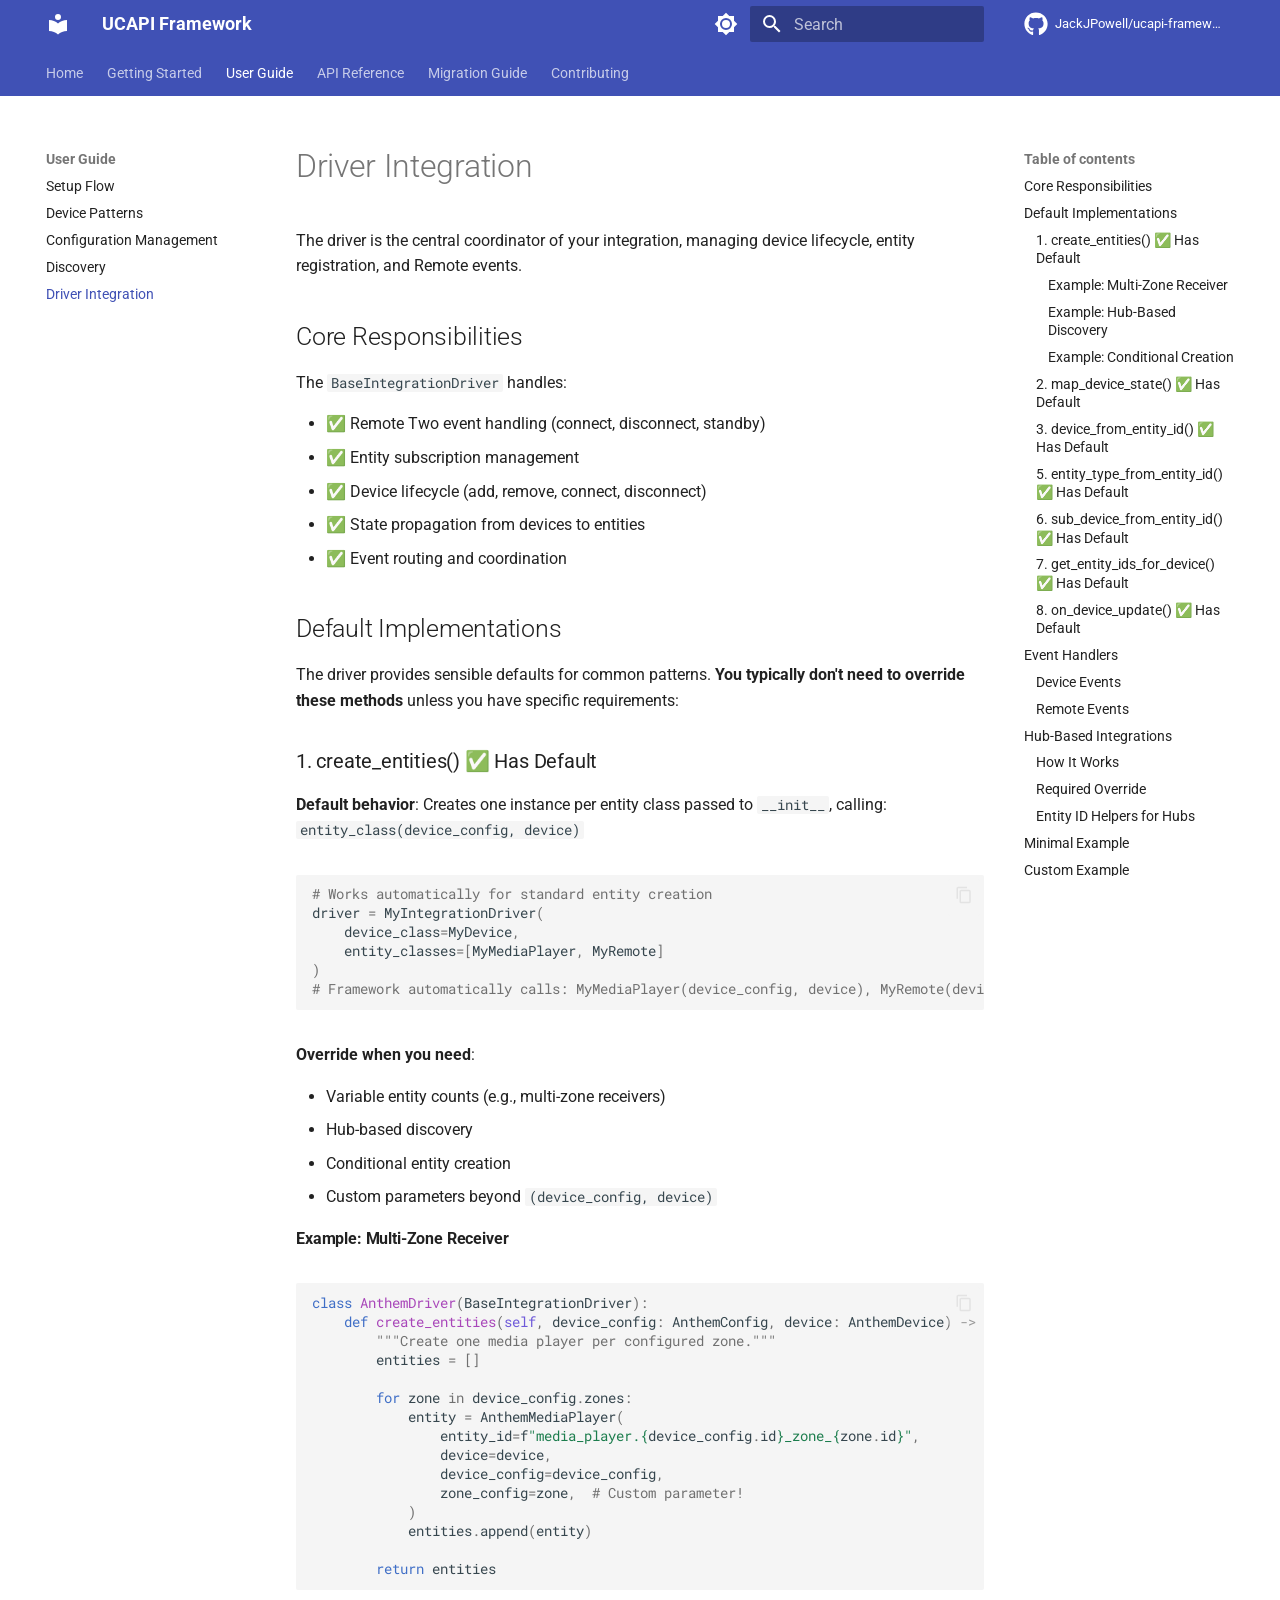
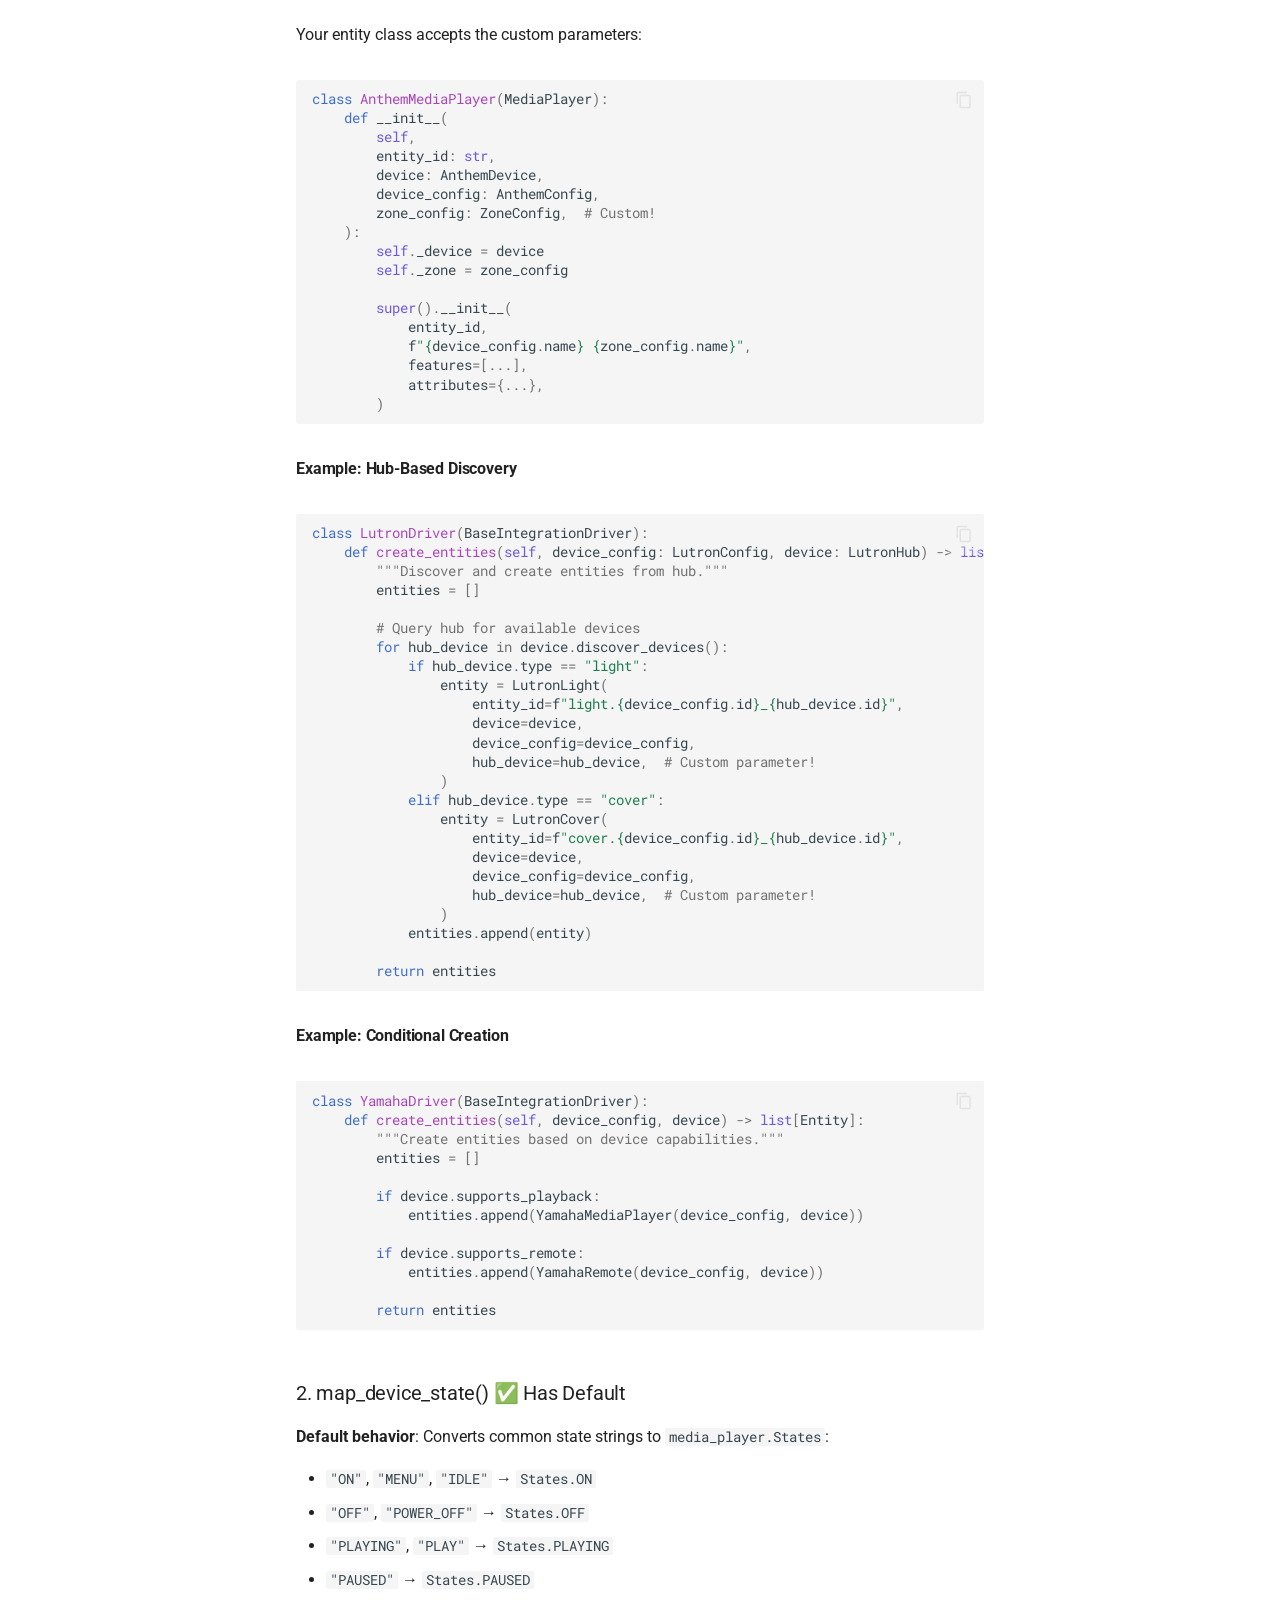
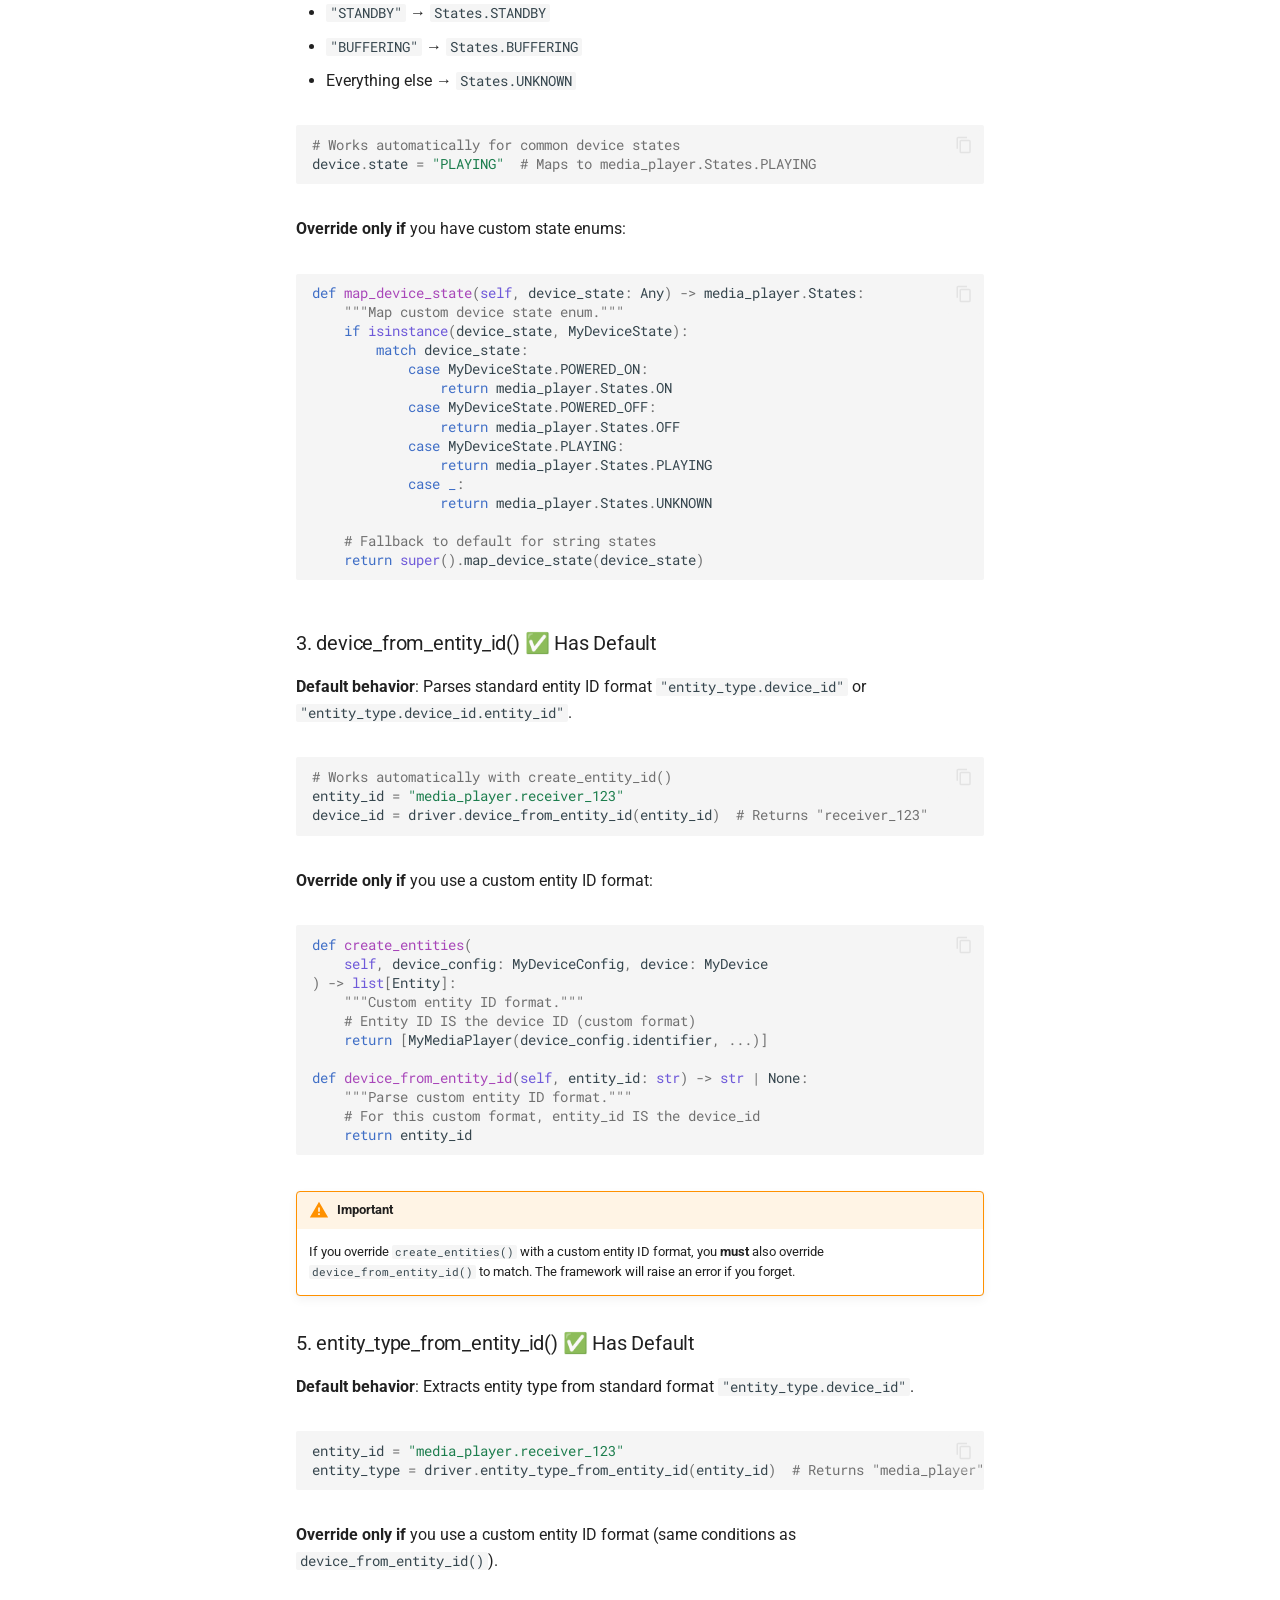
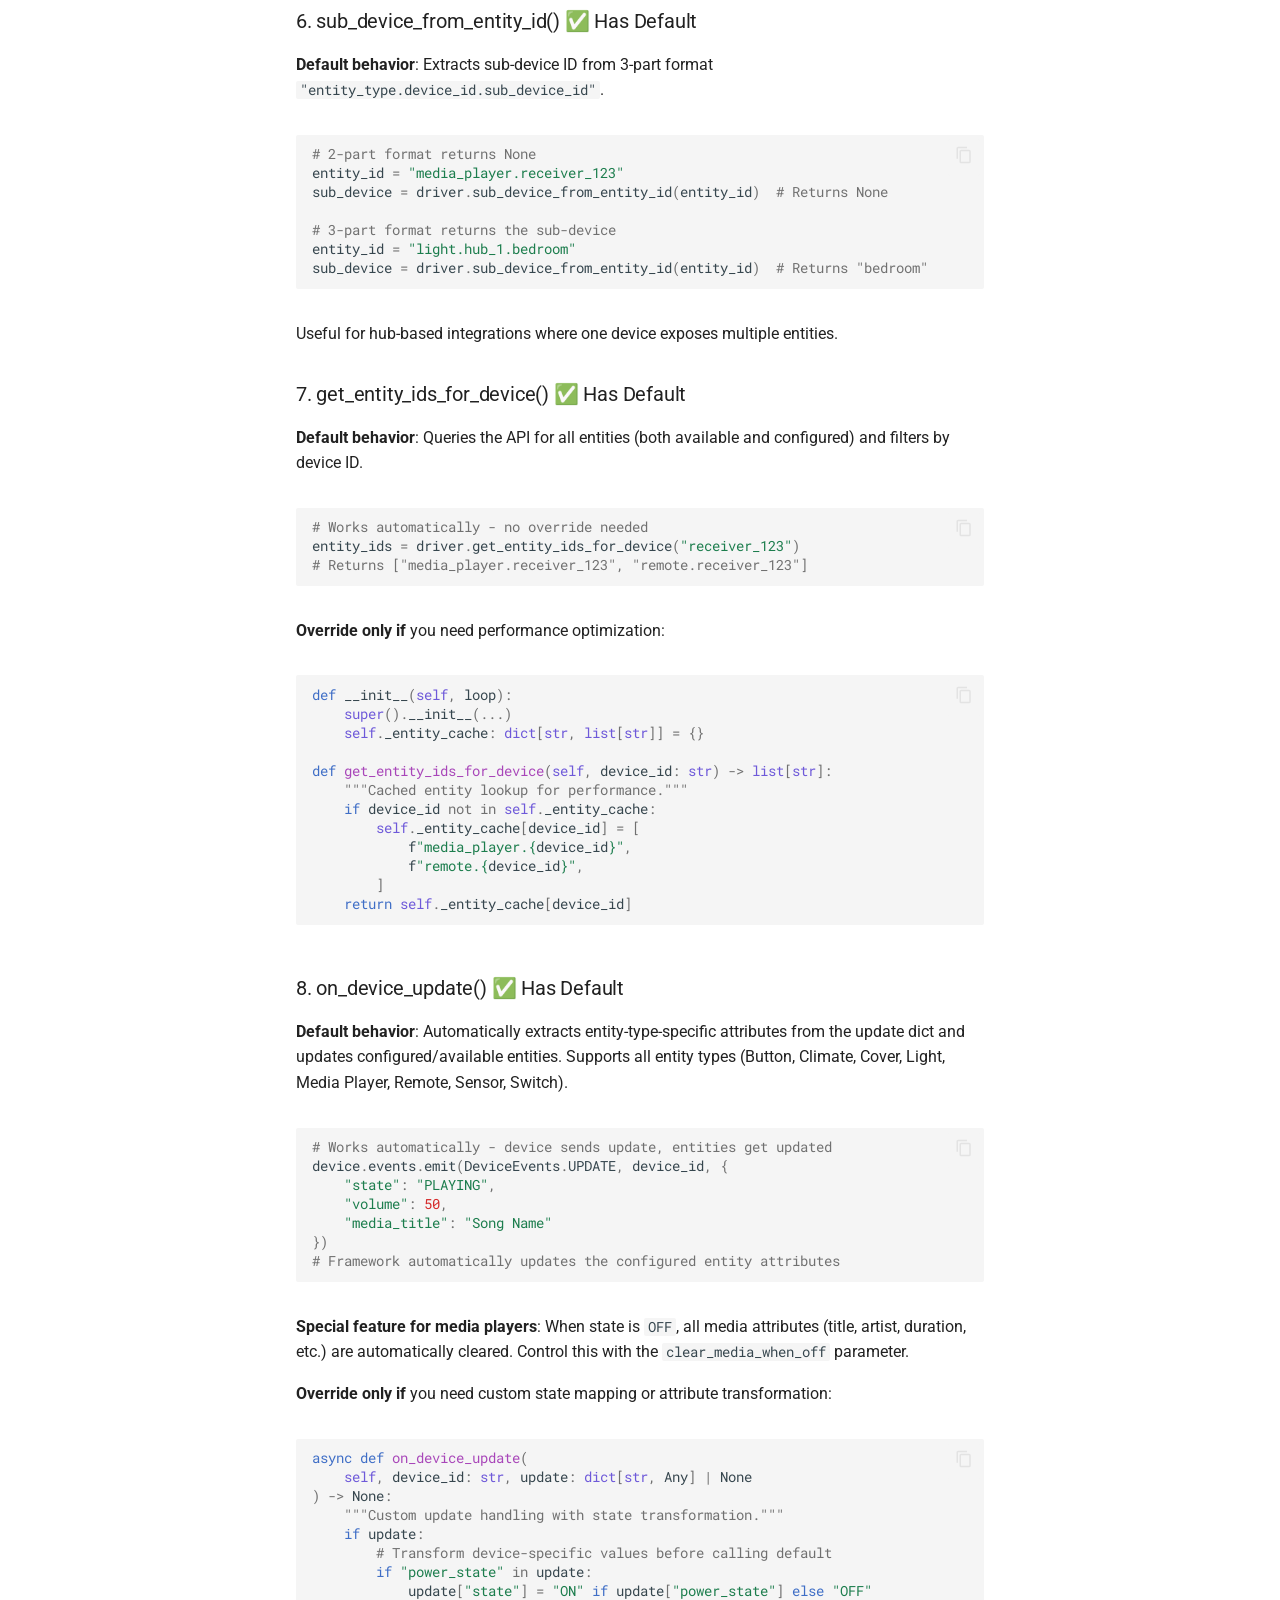
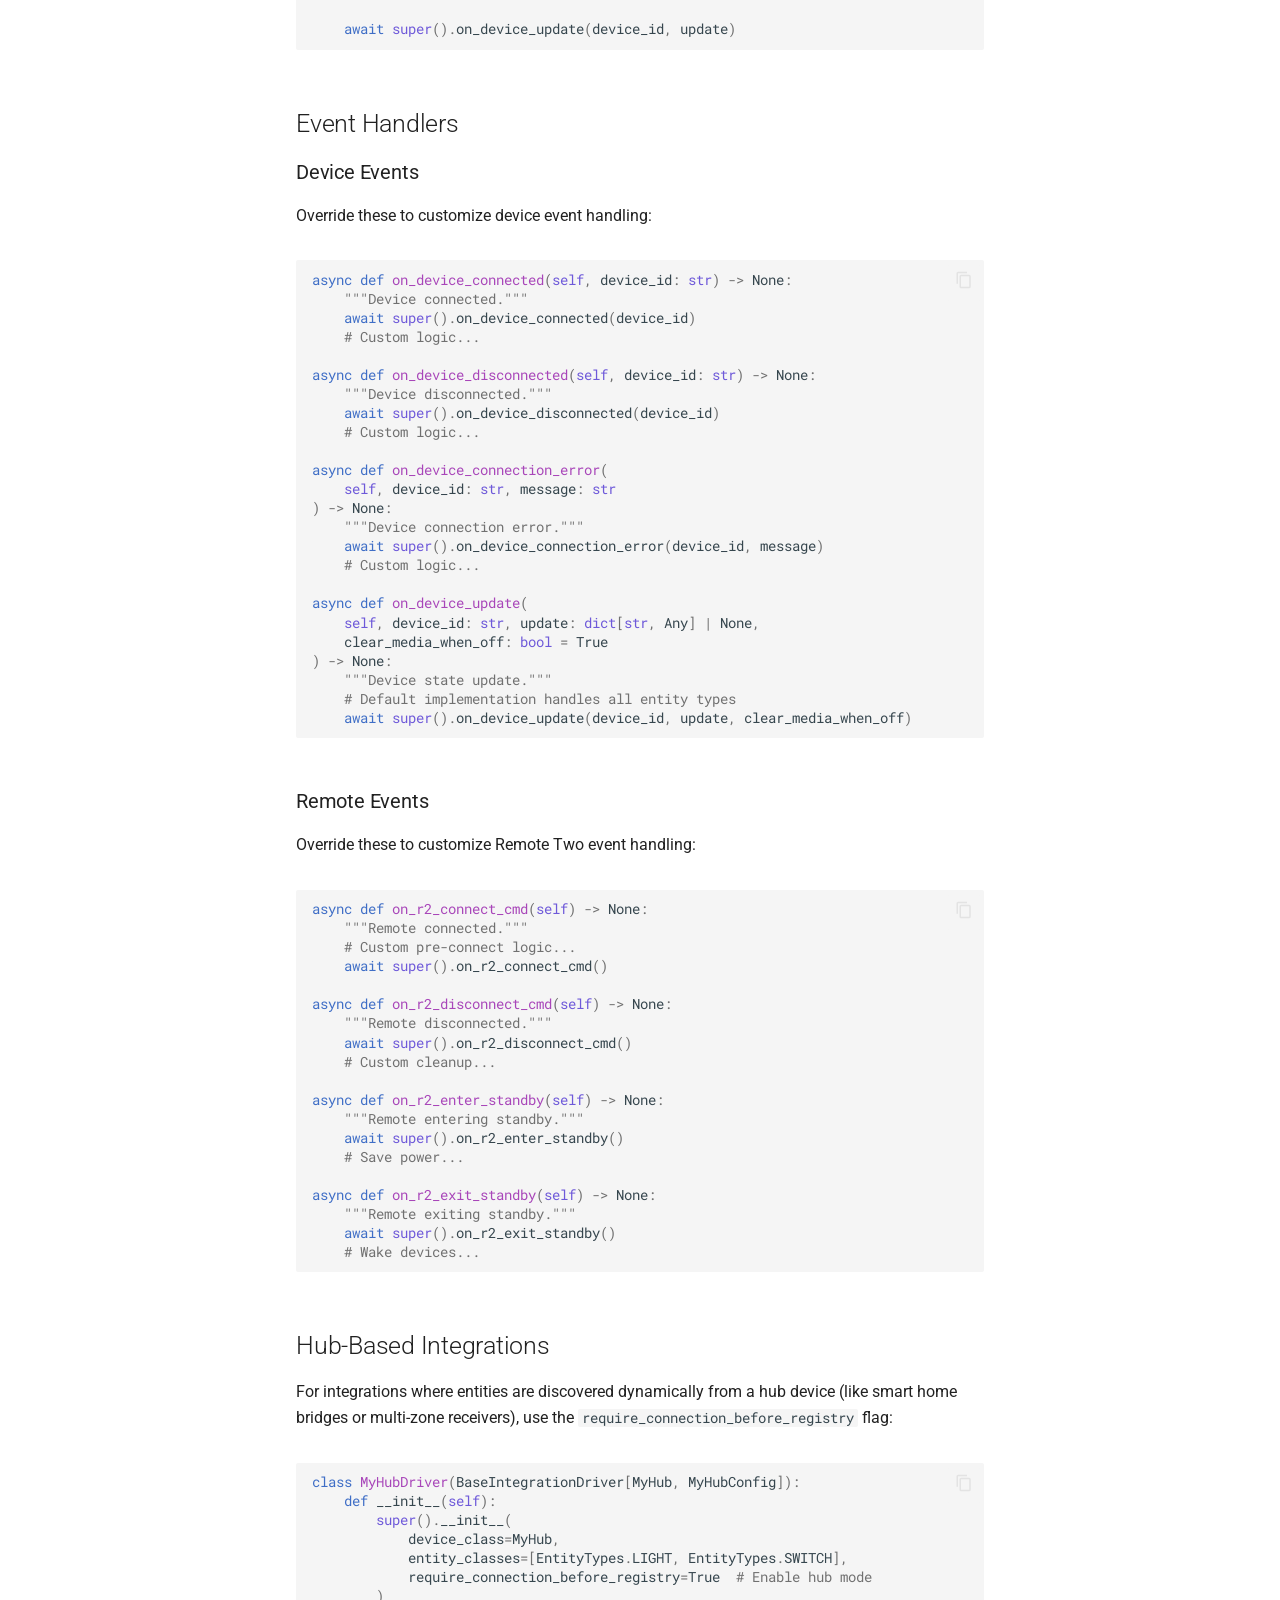
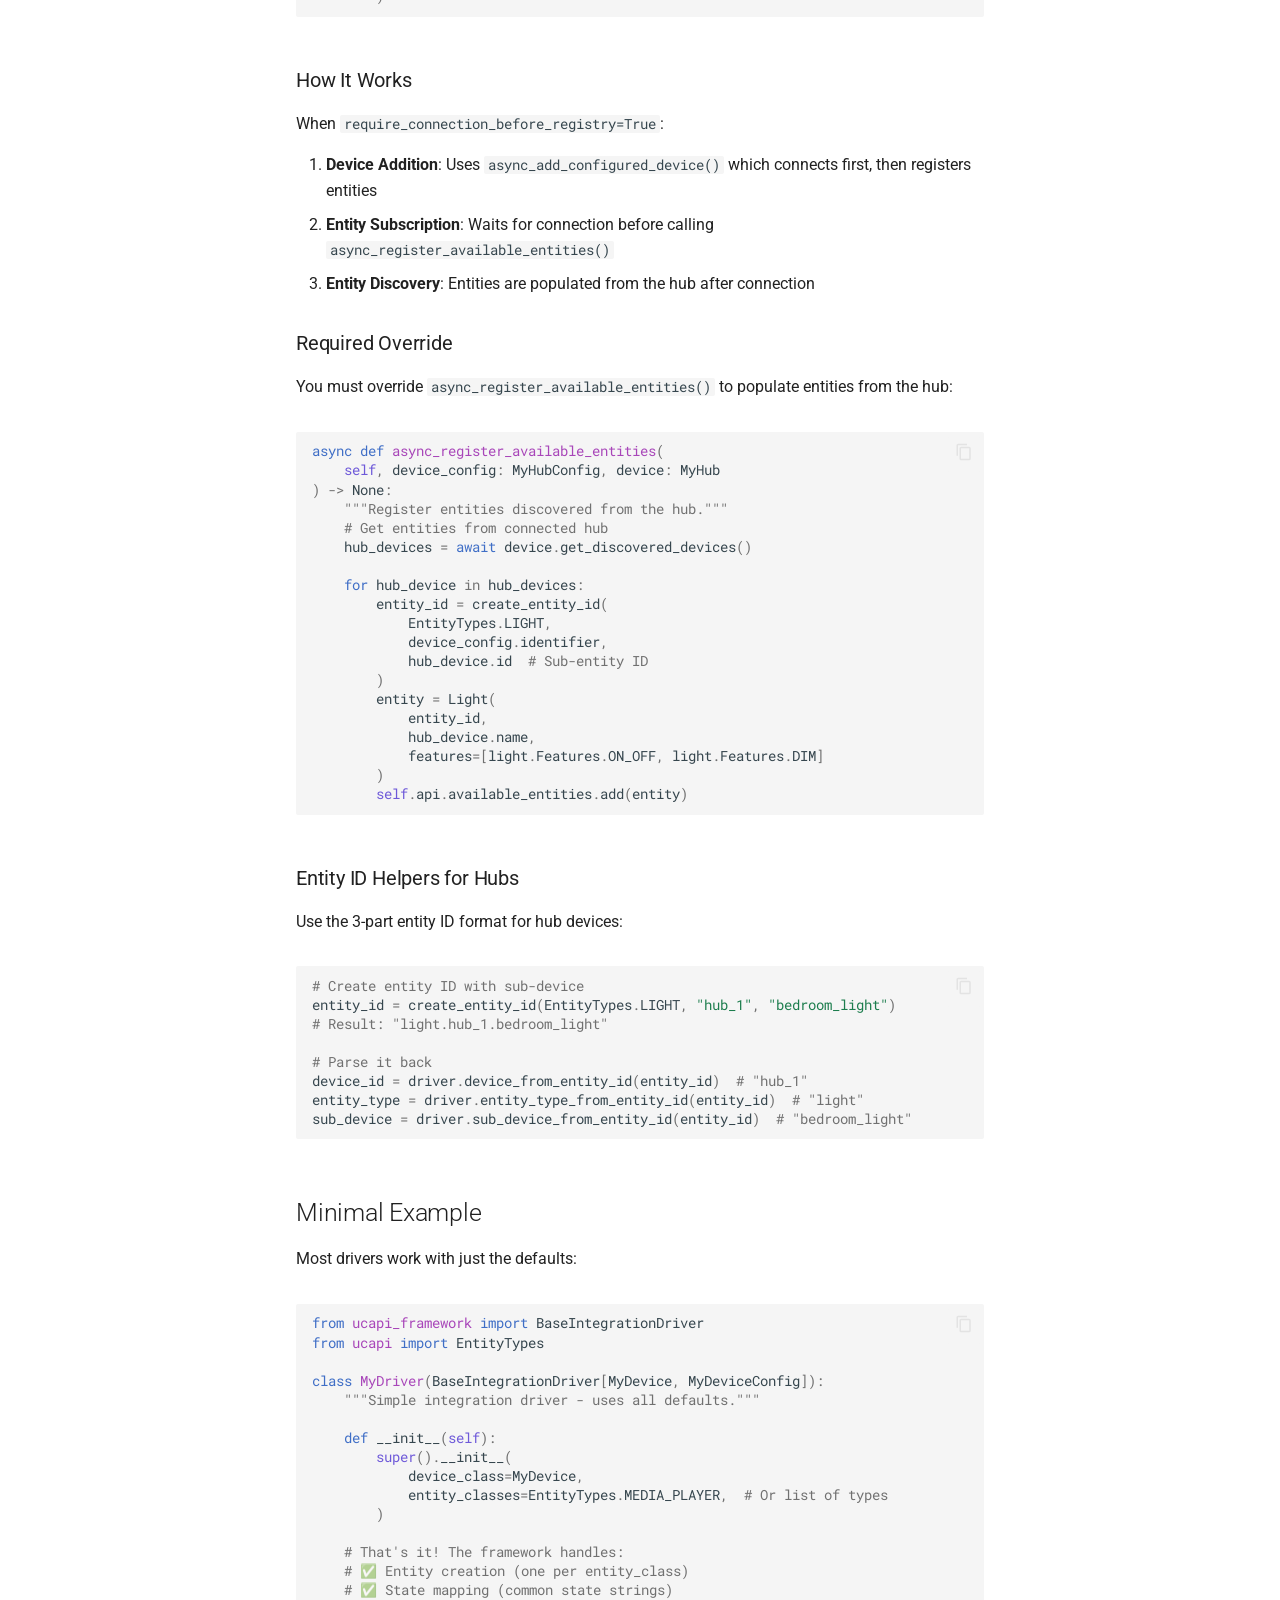
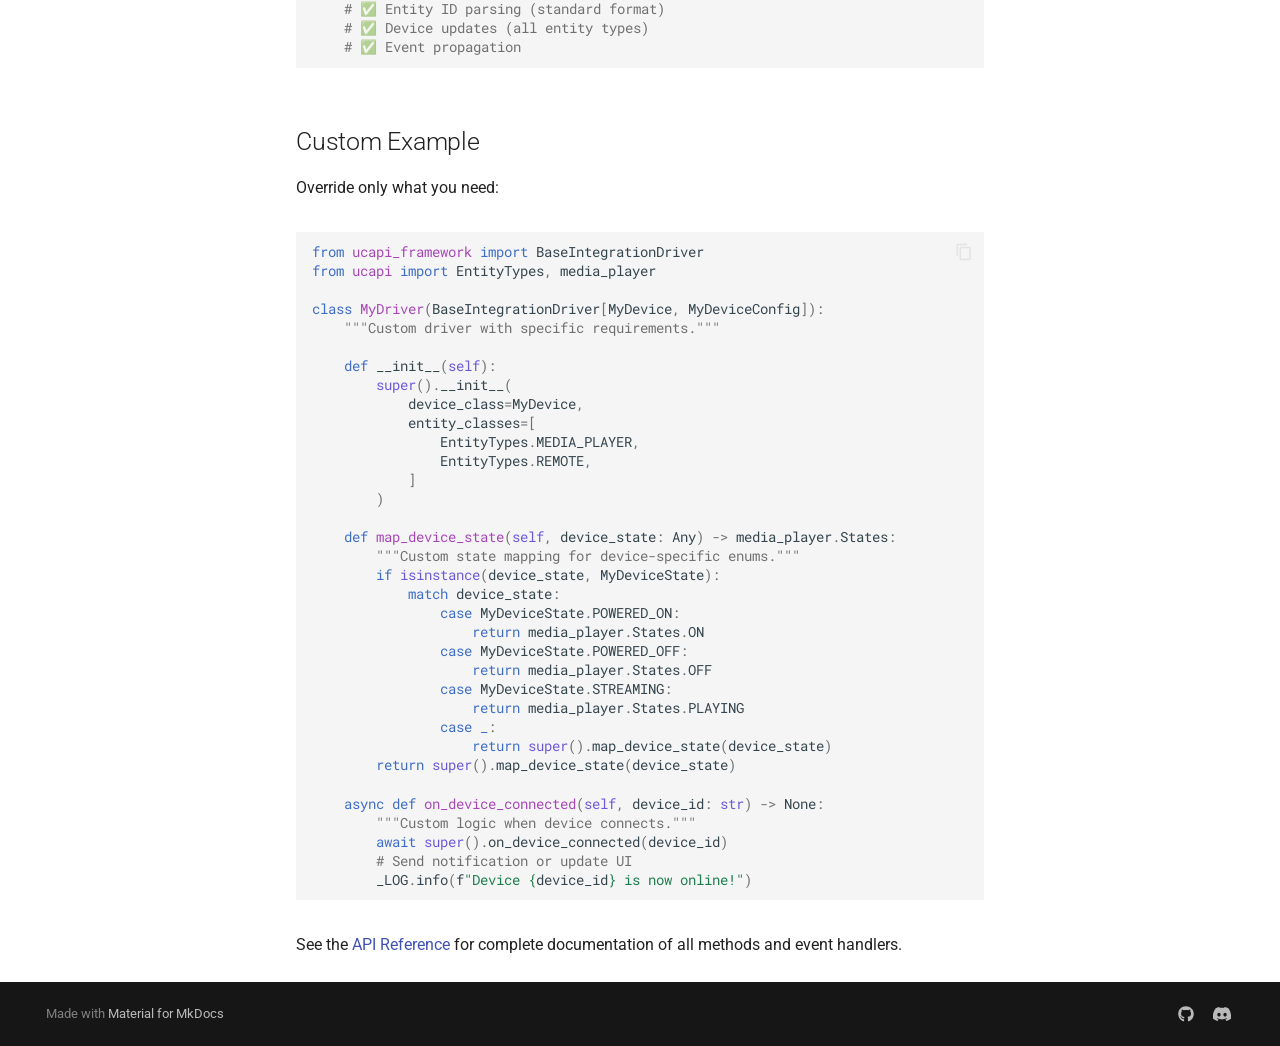
<file: guide/driver/index.html>
<!doctype html>
<html lang="en" class="no-js">
  <head>
    
      <meta charset="utf-8">
      <meta name="viewport" content="width=device-width,initial-scale=1">
      
        <meta name="description" content="A framework for building Unfolded Circle Remote integrations">
      
      
        <meta name="author" content="Jack Powell">
      
      
        <link rel="canonical" href="https://jackjpowell.github.io/ucapi-framework/guide/driver/">
      
      
        <link rel="prev" href="../discovery/">
      
      
        <link rel="next" href="../../api/driver/">
      
      
        
      
      
      <link rel="icon" href="../../assets/images/favicon.png">
      <meta name="generator" content="mkdocs-1.6.1, mkdocs-material-9.7.0">
    
    
      
        <title>Driver Integration - UCAPI Framework</title>
      
    
    
      <link rel="stylesheet" href="../../assets/stylesheets/main.618322db.min.css">
      
        
        <link rel="stylesheet" href="../../assets/stylesheets/palette.ab4e12ef.min.css">
      
      


    
    
      
    
    
      
        
        
        <link rel="preconnect" href="https://fonts.gstatic.com" crossorigin>
        <link rel="stylesheet" href="https://fonts.googleapis.com/css?family=Roboto:300,300i,400,400i,700,700i%7CRoboto+Mono:400,400i,700,700i&display=fallback">
        <style>:root{--md-text-font:"Roboto";--md-code-font:"Roboto Mono"}</style>
      
    
    
      <link rel="stylesheet" href="../../assets/_mkdocstrings.css">
    
      <link rel="stylesheet" href="../../stylesheets/extra.css">
    
    <script>__md_scope=new URL("../..",location),__md_hash=e=>[...e].reduce(((e,_)=>(e<<5)-e+_.charCodeAt(0)),0),__md_get=(e,_=localStorage,t=__md_scope)=>JSON.parse(_.getItem(t.pathname+"."+e)),__md_set=(e,_,t=localStorage,a=__md_scope)=>{try{t.setItem(a.pathname+"."+e,JSON.stringify(_))}catch(e){}}</script>
    
      

    
    
  </head>
  
  
    
    
      
    
    
    
    
    <body dir="ltr" data-md-color-scheme="default" data-md-color-primary="indigo" data-md-color-accent="indigo">
  
    
    <input class="md-toggle" data-md-toggle="drawer" type="checkbox" id="__drawer" autocomplete="off">
    <input class="md-toggle" data-md-toggle="search" type="checkbox" id="__search" autocomplete="off">
    <label class="md-overlay" for="__drawer"></label>
    <div data-md-component="skip">
      
        
        <a href="#driver-integration" class="md-skip">
          Skip to content
        </a>
      
    </div>
    <div data-md-component="announce">
      
    </div>
    
    
      

<header class="md-header" data-md-component="header">
  <nav class="md-header__inner md-grid" aria-label="Header">
    <a href="../.." title="UCAPI Framework" class="md-header__button md-logo" aria-label="UCAPI Framework" data-md-component="logo">
      
  
  <svg xmlns="http://www.w3.org/2000/svg" viewBox="0 0 24 24"><path d="M12 8a3 3 0 0 0 3-3 3 3 0 0 0-3-3 3 3 0 0 0-3 3 3 3 0 0 0 3 3m0 3.54C9.64 9.35 6.5 8 3 8v11c3.5 0 6.64 1.35 9 3.54 2.36-2.19 5.5-3.54 9-3.54V8c-3.5 0-6.64 1.35-9 3.54"/></svg>

    </a>
    <label class="md-header__button md-icon" for="__drawer">
      
      <svg xmlns="http://www.w3.org/2000/svg" viewBox="0 0 24 24"><path d="M3 6h18v2H3zm0 5h18v2H3zm0 5h18v2H3z"/></svg>
    </label>
    <div class="md-header__title" data-md-component="header-title">
      <div class="md-header__ellipsis">
        <div class="md-header__topic">
          <span class="md-ellipsis">
            UCAPI Framework
          </span>
        </div>
        <div class="md-header__topic" data-md-component="header-topic">
          <span class="md-ellipsis">
            
              Driver Integration
            
          </span>
        </div>
      </div>
    </div>
    
      
        <form class="md-header__option" data-md-component="palette">
  
    
    
    
    <input class="md-option" data-md-color-media="(prefers-color-scheme: light)" data-md-color-scheme="default" data-md-color-primary="indigo" data-md-color-accent="indigo"  aria-label="Switch to dark mode"  type="radio" name="__palette" id="__palette_0">
    
      <label class="md-header__button md-icon" title="Switch to dark mode" for="__palette_1" hidden>
        <svg xmlns="http://www.w3.org/2000/svg" viewBox="0 0 24 24"><path d="M12 8a4 4 0 0 0-4 4 4 4 0 0 0 4 4 4 4 0 0 0 4-4 4 4 0 0 0-4-4m0 10a6 6 0 0 1-6-6 6 6 0 0 1 6-6 6 6 0 0 1 6 6 6 6 0 0 1-6 6m8-9.31V4h-4.69L12 .69 8.69 4H4v4.69L.69 12 4 15.31V20h4.69L12 23.31 15.31 20H20v-4.69L23.31 12z"/></svg>
      </label>
    
  
    
    
    
    <input class="md-option" data-md-color-media="(prefers-color-scheme: dark)" data-md-color-scheme="slate" data-md-color-primary="indigo" data-md-color-accent="indigo"  aria-label="Switch to light mode"  type="radio" name="__palette" id="__palette_1">
    
      <label class="md-header__button md-icon" title="Switch to light mode" for="__palette_0" hidden>
        <svg xmlns="http://www.w3.org/2000/svg" viewBox="0 0 24 24"><path d="M12 18c-.89 0-1.74-.2-2.5-.55C11.56 16.5 13 14.42 13 12s-1.44-4.5-3.5-5.45C10.26 6.2 11.11 6 12 6a6 6 0 0 1 6 6 6 6 0 0 1-6 6m8-9.31V4h-4.69L12 .69 8.69 4H4v4.69L.69 12 4 15.31V20h4.69L12 23.31 15.31 20H20v-4.69L23.31 12z"/></svg>
      </label>
    
  
</form>
      
    
    
      <script>var palette=__md_get("__palette");if(palette&&palette.color){if("(prefers-color-scheme)"===palette.color.media){var media=matchMedia("(prefers-color-scheme: light)"),input=document.querySelector(media.matches?"[data-md-color-media='(prefers-color-scheme: light)']":"[data-md-color-media='(prefers-color-scheme: dark)']");palette.color.media=input.getAttribute("data-md-color-media"),palette.color.scheme=input.getAttribute("data-md-color-scheme"),palette.color.primary=input.getAttribute("data-md-color-primary"),palette.color.accent=input.getAttribute("data-md-color-accent")}for(var[key,value]of Object.entries(palette.color))document.body.setAttribute("data-md-color-"+key,value)}</script>
    
    
    
      
      
        <label class="md-header__button md-icon" for="__search">
          
          <svg xmlns="http://www.w3.org/2000/svg" viewBox="0 0 24 24"><path d="M9.5 3A6.5 6.5 0 0 1 16 9.5c0 1.61-.59 3.09-1.56 4.23l.27.27h.79l5 5-1.5 1.5-5-5v-.79l-.27-.27A6.52 6.52 0 0 1 9.5 16 6.5 6.5 0 0 1 3 9.5 6.5 6.5 0 0 1 9.5 3m0 2C7 5 5 7 5 9.5S7 14 9.5 14 14 12 14 9.5 12 5 9.5 5"/></svg>
        </label>
        <div class="md-search" data-md-component="search" role="dialog">
  <label class="md-search__overlay" for="__search"></label>
  <div class="md-search__inner" role="search">
    <form class="md-search__form" name="search">
      <input type="text" class="md-search__input" name="query" aria-label="Search" placeholder="Search" autocapitalize="off" autocorrect="off" autocomplete="off" spellcheck="false" data-md-component="search-query" required>
      <label class="md-search__icon md-icon" for="__search">
        
        <svg xmlns="http://www.w3.org/2000/svg" viewBox="0 0 24 24"><path d="M9.5 3A6.5 6.5 0 0 1 16 9.5c0 1.61-.59 3.09-1.56 4.23l.27.27h.79l5 5-1.5 1.5-5-5v-.79l-.27-.27A6.52 6.52 0 0 1 9.5 16 6.5 6.5 0 0 1 3 9.5 6.5 6.5 0 0 1 9.5 3m0 2C7 5 5 7 5 9.5S7 14 9.5 14 14 12 14 9.5 12 5 9.5 5"/></svg>
        
        <svg xmlns="http://www.w3.org/2000/svg" viewBox="0 0 24 24"><path d="M20 11v2H8l5.5 5.5-1.42 1.42L4.16 12l7.92-7.92L13.5 5.5 8 11z"/></svg>
      </label>
      <nav class="md-search__options" aria-label="Search">
        
        <button type="reset" class="md-search__icon md-icon" title="Clear" aria-label="Clear" tabindex="-1">
          
          <svg xmlns="http://www.w3.org/2000/svg" viewBox="0 0 24 24"><path d="M19 6.41 17.59 5 12 10.59 6.41 5 5 6.41 10.59 12 5 17.59 6.41 19 12 13.41 17.59 19 19 17.59 13.41 12z"/></svg>
        </button>
      </nav>
      
        <div class="md-search__suggest" data-md-component="search-suggest"></div>
      
    </form>
    <div class="md-search__output">
      <div class="md-search__scrollwrap" tabindex="0" data-md-scrollfix>
        <div class="md-search-result" data-md-component="search-result">
          <div class="md-search-result__meta">
            Initializing search
          </div>
          <ol class="md-search-result__list" role="presentation"></ol>
        </div>
      </div>
    </div>
  </div>
</div>
      
    
    
      <div class="md-header__source">
        <a href="https://github.com/JackJPowell/ucapi-framework" title="Go to repository" class="md-source" data-md-component="source">
  <div class="md-source__icon md-icon">
    
    <svg xmlns="http://www.w3.org/2000/svg" viewBox="0 0 512 512"><!--! Font Awesome Free 7.1.0 by @fontawesome - https://fontawesome.com License - https://fontawesome.com/license/free (Icons: CC BY 4.0, Fonts: SIL OFL 1.1, Code: MIT License) Copyright 2025 Fonticons, Inc.--><path d="M173.9 397.4c0 2-2.3 3.6-5.2 3.6-3.3.3-5.6-1.3-5.6-3.6 0-2 2.3-3.6 5.2-3.6 3-.3 5.6 1.3 5.6 3.6m-31.1-4.5c-.7 2 1.3 4.3 4.3 4.9 2.6 1 5.6 0 6.2-2s-1.3-4.3-4.3-5.2c-2.6-.7-5.5.3-6.2 2.3m44.2-1.7c-2.9.7-4.9 2.6-4.6 4.9.3 2 2.9 3.3 5.9 2.6 2.9-.7 4.9-2.6 4.6-4.6-.3-1.9-3-3.2-5.9-2.9M252.8 8C114.1 8 8 113.3 8 252c0 110.9 69.8 205.8 169.5 239.2 12.8 2.3 17.3-5.6 17.3-12.1 0-6.2-.3-40.4-.3-61.4 0 0-70 15-84.7-29.8 0 0-11.4-29.1-27.8-36.6 0 0-22.9-15.7 1.6-15.4 0 0 24.9 2 38.6 25.8 21.9 38.6 58.6 27.5 72.9 20.9 2.3-16 8.8-27.1 16-33.7-55.9-6.2-112.3-14.3-112.3-110.5 0-27.5 7.6-41.3 23.6-58.9-2.6-6.5-11.1-33.3 2.6-67.9 20.9-6.5 69 27 69 27 20-5.6 41.5-8.5 62.8-8.5s42.8 2.9 62.8 8.5c0 0 48.1-33.6 69-27 13.7 34.7 5.2 61.4 2.6 67.9 16 17.7 25.8 31.5 25.8 58.9 0 96.5-58.9 104.2-114.8 110.5 9.2 7.9 17 22.9 17 46.4 0 33.7-.3 75.4-.3 83.6 0 6.5 4.6 14.4 17.3 12.1C436.2 457.8 504 362.9 504 252 504 113.3 391.5 8 252.8 8M105.2 352.9c-1.3 1-1 3.3.7 5.2 1.6 1.6 3.9 2.3 5.2 1 1.3-1 1-3.3-.7-5.2-1.6-1.6-3.9-2.3-5.2-1m-10.8-8.1c-.7 1.3.3 2.9 2.3 3.9 1.6 1 3.6.7 4.3-.7.7-1.3-.3-2.9-2.3-3.9-2-.6-3.6-.3-4.3.7m32.4 35.6c-1.6 1.3-1 4.3 1.3 6.2 2.3 2.3 5.2 2.6 6.5 1 1.3-1.3.7-4.3-1.3-6.2-2.2-2.3-5.2-2.6-6.5-1m-11.4-14.7c-1.6 1-1.6 3.6 0 5.9s4.3 3.3 5.6 2.3c1.6-1.3 1.6-3.9 0-6.2-1.4-2.3-4-3.3-5.6-2"/></svg>
  </div>
  <div class="md-source__repository">
    JackJPowell/ucapi-framework
  </div>
</a>
      </div>
    
  </nav>
  
</header>
    
    <div class="md-container" data-md-component="container">
      
      
        
          
            
<nav class="md-tabs" aria-label="Tabs" data-md-component="tabs">
  <div class="md-grid">
    <ul class="md-tabs__list">
      
        
  
  
  
  
    <li class="md-tabs__item">
      <a href="../.." class="md-tabs__link">
        
  
  
    
  
  Home

      </a>
    </li>
  

      
        
  
  
  
  
    <li class="md-tabs__item">
      <a href="../../getting-started/" class="md-tabs__link">
        
  
  
    
  
  Getting Started

      </a>
    </li>
  

      
        
  
  
  
    
  
  
    
    
      <li class="md-tabs__item md-tabs__item--active">
        <a href="../setup-flow/" class="md-tabs__link">
          
  
  
  User Guide

        </a>
      </li>
    
  

      
        
  
  
  
  
    
    
      <li class="md-tabs__item">
        <a href="../../api/driver/" class="md-tabs__link">
          
  
  
  API Reference

        </a>
      </li>
    
  

      
        
  
  
  
  
    <li class="md-tabs__item">
      <a href="../../migration-guide/" class="md-tabs__link">
        
  
  
    
  
  Migration Guide

      </a>
    </li>
  

      
        
  
  
  
  
    <li class="md-tabs__item">
      <a href="../../contributing/" class="md-tabs__link">
        
  
  
    
  
  Contributing

      </a>
    </li>
  

      
    </ul>
  </div>
</nav>
          
        
      
      <main class="md-main" data-md-component="main">
        <div class="md-main__inner md-grid">
          
            
              
              <div class="md-sidebar md-sidebar--primary" data-md-component="sidebar" data-md-type="navigation" >
                <div class="md-sidebar__scrollwrap">
                  <div class="md-sidebar__inner">
                    


  


<nav class="md-nav md-nav--primary md-nav--lifted" aria-label="Navigation" data-md-level="0">
  <label class="md-nav__title" for="__drawer">
    <a href="../.." title="UCAPI Framework" class="md-nav__button md-logo" aria-label="UCAPI Framework" data-md-component="logo">
      
  
  <svg xmlns="http://www.w3.org/2000/svg" viewBox="0 0 24 24"><path d="M12 8a3 3 0 0 0 3-3 3 3 0 0 0-3-3 3 3 0 0 0-3 3 3 3 0 0 0 3 3m0 3.54C9.64 9.35 6.5 8 3 8v11c3.5 0 6.64 1.35 9 3.54 2.36-2.19 5.5-3.54 9-3.54V8c-3.5 0-6.64 1.35-9 3.54"/></svg>

    </a>
    UCAPI Framework
  </label>
  
    <div class="md-nav__source">
      <a href="https://github.com/JackJPowell/ucapi-framework" title="Go to repository" class="md-source" data-md-component="source">
  <div class="md-source__icon md-icon">
    
    <svg xmlns="http://www.w3.org/2000/svg" viewBox="0 0 512 512"><!--! Font Awesome Free 7.1.0 by @fontawesome - https://fontawesome.com License - https://fontawesome.com/license/free (Icons: CC BY 4.0, Fonts: SIL OFL 1.1, Code: MIT License) Copyright 2025 Fonticons, Inc.--><path d="M173.9 397.4c0 2-2.3 3.6-5.2 3.6-3.3.3-5.6-1.3-5.6-3.6 0-2 2.3-3.6 5.2-3.6 3-.3 5.6 1.3 5.6 3.6m-31.1-4.5c-.7 2 1.3 4.3 4.3 4.9 2.6 1 5.6 0 6.2-2s-1.3-4.3-4.3-5.2c-2.6-.7-5.5.3-6.2 2.3m44.2-1.7c-2.9.7-4.9 2.6-4.6 4.9.3 2 2.9 3.3 5.9 2.6 2.9-.7 4.9-2.6 4.6-4.6-.3-1.9-3-3.2-5.9-2.9M252.8 8C114.1 8 8 113.3 8 252c0 110.9 69.8 205.8 169.5 239.2 12.8 2.3 17.3-5.6 17.3-12.1 0-6.2-.3-40.4-.3-61.4 0 0-70 15-84.7-29.8 0 0-11.4-29.1-27.8-36.6 0 0-22.9-15.7 1.6-15.4 0 0 24.9 2 38.6 25.8 21.9 38.6 58.6 27.5 72.9 20.9 2.3-16 8.8-27.1 16-33.7-55.9-6.2-112.3-14.3-112.3-110.5 0-27.5 7.6-41.3 23.6-58.9-2.6-6.5-11.1-33.3 2.6-67.9 20.9-6.5 69 27 69 27 20-5.6 41.5-8.5 62.8-8.5s42.8 2.9 62.8 8.5c0 0 48.1-33.6 69-27 13.7 34.7 5.2 61.4 2.6 67.9 16 17.7 25.8 31.5 25.8 58.9 0 96.5-58.9 104.2-114.8 110.5 9.2 7.9 17 22.9 17 46.4 0 33.7-.3 75.4-.3 83.6 0 6.5 4.6 14.4 17.3 12.1C436.2 457.8 504 362.9 504 252 504 113.3 391.5 8 252.8 8M105.2 352.9c-1.3 1-1 3.3.7 5.2 1.6 1.6 3.9 2.3 5.2 1 1.3-1 1-3.3-.7-5.2-1.6-1.6-3.9-2.3-5.2-1m-10.8-8.1c-.7 1.3.3 2.9 2.3 3.9 1.6 1 3.6.7 4.3-.7.7-1.3-.3-2.9-2.3-3.9-2-.6-3.6-.3-4.3.7m32.4 35.6c-1.6 1.3-1 4.3 1.3 6.2 2.3 2.3 5.2 2.6 6.5 1 1.3-1.3.7-4.3-1.3-6.2-2.2-2.3-5.2-2.6-6.5-1m-11.4-14.7c-1.6 1-1.6 3.6 0 5.9s4.3 3.3 5.6 2.3c1.6-1.3 1.6-3.9 0-6.2-1.4-2.3-4-3.3-5.6-2"/></svg>
  </div>
  <div class="md-source__repository">
    JackJPowell/ucapi-framework
  </div>
</a>
    </div>
  
  <ul class="md-nav__list" data-md-scrollfix>
    
      
      
  
  
  
  
    <li class="md-nav__item">
      <a href="../.." class="md-nav__link">
        
  
  
  <span class="md-ellipsis">
    
  
    Home
  

    
  </span>
  
  

      </a>
    </li>
  

    
      
      
  
  
  
  
    <li class="md-nav__item">
      <a href="../../getting-started/" class="md-nav__link">
        
  
  
  <span class="md-ellipsis">
    
  
    Getting Started
  

    
  </span>
  
  

      </a>
    </li>
  

    
      
      
  
  
    
  
  
  
    
    
    
    
      
        
        
      
      
        
      
    
    
    <li class="md-nav__item md-nav__item--active md-nav__item--section md-nav__item--nested">
      
        
        
        <input class="md-nav__toggle md-toggle " type="checkbox" id="__nav_3" checked>
        
          
          <label class="md-nav__link" for="__nav_3" id="__nav_3_label" tabindex="">
            
  
  
  <span class="md-ellipsis">
    
  
    User Guide
  

    
  </span>
  
  

            <span class="md-nav__icon md-icon"></span>
          </label>
        
        <nav class="md-nav" data-md-level="1" aria-labelledby="__nav_3_label" aria-expanded="true">
          <label class="md-nav__title" for="__nav_3">
            <span class="md-nav__icon md-icon"></span>
            
  
    User Guide
  

          </label>
          <ul class="md-nav__list" data-md-scrollfix>
            
              
                
  
  
  
  
    <li class="md-nav__item">
      <a href="../setup-flow/" class="md-nav__link">
        
  
  
  <span class="md-ellipsis">
    
  
    Setup Flow
  

    
  </span>
  
  

      </a>
    </li>
  

              
            
              
                
  
  
  
  
    <li class="md-nav__item">
      <a href="../device-patterns/" class="md-nav__link">
        
  
  
  <span class="md-ellipsis">
    
  
    Device Patterns
  

    
  </span>
  
  

      </a>
    </li>
  

              
            
              
                
  
  
  
  
    <li class="md-nav__item">
      <a href="../configuration/" class="md-nav__link">
        
  
  
  <span class="md-ellipsis">
    
  
    Configuration Management
  

    
  </span>
  
  

      </a>
    </li>
  

              
            
              
                
  
  
  
  
    <li class="md-nav__item">
      <a href="../discovery/" class="md-nav__link">
        
  
  
  <span class="md-ellipsis">
    
  
    Discovery
  

    
  </span>
  
  

      </a>
    </li>
  

              
            
              
                
  
  
    
  
  
  
    <li class="md-nav__item md-nav__item--active">
      
      <input class="md-nav__toggle md-toggle" type="checkbox" id="__toc">
      
      
        
      
      
        <label class="md-nav__link md-nav__link--active" for="__toc">
          
  
  
  <span class="md-ellipsis">
    
  
    Driver Integration
  

    
  </span>
  
  

          <span class="md-nav__icon md-icon"></span>
        </label>
      
      <a href="./" class="md-nav__link md-nav__link--active">
        
  
  
  <span class="md-ellipsis">
    
  
    Driver Integration
  

    
  </span>
  
  

      </a>
      
        

<nav class="md-nav md-nav--secondary" aria-label="Table of contents">
  
  
  
    
  
  
    <label class="md-nav__title" for="__toc">
      <span class="md-nav__icon md-icon"></span>
      Table of contents
    </label>
    <ul class="md-nav__list" data-md-component="toc" data-md-scrollfix>
      
        <li class="md-nav__item">
  <a href="#core-responsibilities" class="md-nav__link">
    <span class="md-ellipsis">
      
        Core Responsibilities
      
    </span>
  </a>
  
</li>
      
        <li class="md-nav__item">
  <a href="#default-implementations" class="md-nav__link">
    <span class="md-ellipsis">
      
        Default Implementations
      
    </span>
  </a>
  
    <nav class="md-nav" aria-label="Default Implementations">
      <ul class="md-nav__list">
        
          <li class="md-nav__item">
  <a href="#1-create_entities-has-default" class="md-nav__link">
    <span class="md-ellipsis">
      
        1. create_entities() ✅ Has Default
      
    </span>
  </a>
  
    <nav class="md-nav" aria-label="1. create_entities() ✅ Has Default">
      <ul class="md-nav__list">
        
          <li class="md-nav__item">
  <a href="#example-multi-zone-receiver" class="md-nav__link">
    <span class="md-ellipsis">
      
        Example: Multi-Zone Receiver
      
    </span>
  </a>
  
</li>
        
          <li class="md-nav__item">
  <a href="#example-hub-based-discovery" class="md-nav__link">
    <span class="md-ellipsis">
      
        Example: Hub-Based Discovery
      
    </span>
  </a>
  
</li>
        
          <li class="md-nav__item">
  <a href="#example-conditional-creation" class="md-nav__link">
    <span class="md-ellipsis">
      
        Example: Conditional Creation
      
    </span>
  </a>
  
</li>
        
      </ul>
    </nav>
  
</li>
        
          <li class="md-nav__item">
  <a href="#2-map_device_state-has-default" class="md-nav__link">
    <span class="md-ellipsis">
      
        2. map_device_state() ✅ Has Default
      
    </span>
  </a>
  
</li>
        
          <li class="md-nav__item">
  <a href="#3-device_from_entity_id-has-default" class="md-nav__link">
    <span class="md-ellipsis">
      
        3. device_from_entity_id() ✅ Has Default
      
    </span>
  </a>
  
</li>
        
          <li class="md-nav__item">
  <a href="#5-entity_type_from_entity_id-has-default" class="md-nav__link">
    <span class="md-ellipsis">
      
        5. entity_type_from_entity_id() ✅ Has Default
      
    </span>
  </a>
  
</li>
        
          <li class="md-nav__item">
  <a href="#6-sub_device_from_entity_id-has-default" class="md-nav__link">
    <span class="md-ellipsis">
      
        6. sub_device_from_entity_id() ✅ Has Default
      
    </span>
  </a>
  
</li>
        
          <li class="md-nav__item">
  <a href="#7-get_entity_ids_for_device-has-default" class="md-nav__link">
    <span class="md-ellipsis">
      
        7. get_entity_ids_for_device() ✅ Has Default
      
    </span>
  </a>
  
</li>
        
          <li class="md-nav__item">
  <a href="#8-on_device_update-has-default" class="md-nav__link">
    <span class="md-ellipsis">
      
        8. on_device_update() ✅ Has Default
      
    </span>
  </a>
  
</li>
        
      </ul>
    </nav>
  
</li>
      
        <li class="md-nav__item">
  <a href="#event-handlers" class="md-nav__link">
    <span class="md-ellipsis">
      
        Event Handlers
      
    </span>
  </a>
  
    <nav class="md-nav" aria-label="Event Handlers">
      <ul class="md-nav__list">
        
          <li class="md-nav__item">
  <a href="#device-events" class="md-nav__link">
    <span class="md-ellipsis">
      
        Device Events
      
    </span>
  </a>
  
</li>
        
          <li class="md-nav__item">
  <a href="#remote-events" class="md-nav__link">
    <span class="md-ellipsis">
      
        Remote Events
      
    </span>
  </a>
  
</li>
        
      </ul>
    </nav>
  
</li>
      
        <li class="md-nav__item">
  <a href="#hub-based-integrations" class="md-nav__link">
    <span class="md-ellipsis">
      
        Hub-Based Integrations
      
    </span>
  </a>
  
    <nav class="md-nav" aria-label="Hub-Based Integrations">
      <ul class="md-nav__list">
        
          <li class="md-nav__item">
  <a href="#how-it-works" class="md-nav__link">
    <span class="md-ellipsis">
      
        How It Works
      
    </span>
  </a>
  
</li>
        
          <li class="md-nav__item">
  <a href="#required-override" class="md-nav__link">
    <span class="md-ellipsis">
      
        Required Override
      
    </span>
  </a>
  
</li>
        
          <li class="md-nav__item">
  <a href="#entity-id-helpers-for-hubs" class="md-nav__link">
    <span class="md-ellipsis">
      
        Entity ID Helpers for Hubs
      
    </span>
  </a>
  
</li>
        
      </ul>
    </nav>
  
</li>
      
        <li class="md-nav__item">
  <a href="#minimal-example" class="md-nav__link">
    <span class="md-ellipsis">
      
        Minimal Example
      
    </span>
  </a>
  
</li>
      
        <li class="md-nav__item">
  <a href="#custom-example" class="md-nav__link">
    <span class="md-ellipsis">
      
        Custom Example
      
    </span>
  </a>
  
</li>
      
    </ul>
  
</nav>
      
    </li>
  

              
            
          </ul>
        </nav>
      
    </li>
  

    
      
      
  
  
  
  
    
    
    
    
      
      
        
      
    
    
    <li class="md-nav__item md-nav__item--nested">
      
        
        
        <input class="md-nav__toggle md-toggle " type="checkbox" id="__nav_4" >
        
          
          <label class="md-nav__link" for="__nav_4" id="__nav_4_label" tabindex="0">
            
  
  
  <span class="md-ellipsis">
    
  
    API Reference
  

    
  </span>
  
  

            <span class="md-nav__icon md-icon"></span>
          </label>
        
        <nav class="md-nav" data-md-level="1" aria-labelledby="__nav_4_label" aria-expanded="false">
          <label class="md-nav__title" for="__nav_4">
            <span class="md-nav__icon md-icon"></span>
            
  
    API Reference
  

          </label>
          <ul class="md-nav__list" data-md-scrollfix>
            
              
                
  
  
  
  
    <li class="md-nav__item">
      <a href="../../api/driver/" class="md-nav__link">
        
  
  
  <span class="md-ellipsis">
    
  
    Driver
  

    
  </span>
  
  

      </a>
    </li>
  

              
            
              
                
  
  
  
  
    <li class="md-nav__item">
      <a href="../../api/device/" class="md-nav__link">
        
  
  
  <span class="md-ellipsis">
    
  
    Device
  

    
  </span>
  
  

      </a>
    </li>
  

              
            
              
                
  
  
  
  
    <li class="md-nav__item">
      <a href="../../api/setup/" class="md-nav__link">
        
  
  
  <span class="md-ellipsis">
    
  
    Setup Flow
  

    
  </span>
  
  

      </a>
    </li>
  

              
            
              
                
  
  
  
  
    <li class="md-nav__item">
      <a href="../../api/config/" class="md-nav__link">
        
  
  
  <span class="md-ellipsis">
    
  
    Configuration
  

    
  </span>
  
  

      </a>
    </li>
  

              
            
              
                
  
  
  
  
    <li class="md-nav__item">
      <a href="../../api/discovery/" class="md-nav__link">
        
  
  
  <span class="md-ellipsis">
    
  
    Discovery
  

    
  </span>
  
  

      </a>
    </li>
  

              
            
          </ul>
        </nav>
      
    </li>
  

    
      
      
  
  
  
  
    <li class="md-nav__item">
      <a href="../../migration-guide/" class="md-nav__link">
        
  
  
  <span class="md-ellipsis">
    
  
    Migration Guide
  

    
  </span>
  
  

      </a>
    </li>
  

    
      
      
  
  
  
  
    <li class="md-nav__item">
      <a href="../../contributing/" class="md-nav__link">
        
  
  
  <span class="md-ellipsis">
    
  
    Contributing
  

    
  </span>
  
  

      </a>
    </li>
  

    
  </ul>
</nav>
                  </div>
                </div>
              </div>
            
            
              
              <div class="md-sidebar md-sidebar--secondary" data-md-component="sidebar" data-md-type="toc" >
                <div class="md-sidebar__scrollwrap">
                  <div class="md-sidebar__inner">
                    

<nav class="md-nav md-nav--secondary" aria-label="Table of contents">
  
  
  
    
  
  
    <label class="md-nav__title" for="__toc">
      <span class="md-nav__icon md-icon"></span>
      Table of contents
    </label>
    <ul class="md-nav__list" data-md-component="toc" data-md-scrollfix>
      
        <li class="md-nav__item">
  <a href="#core-responsibilities" class="md-nav__link">
    <span class="md-ellipsis">
      
        Core Responsibilities
      
    </span>
  </a>
  
</li>
      
        <li class="md-nav__item">
  <a href="#default-implementations" class="md-nav__link">
    <span class="md-ellipsis">
      
        Default Implementations
      
    </span>
  </a>
  
    <nav class="md-nav" aria-label="Default Implementations">
      <ul class="md-nav__list">
        
          <li class="md-nav__item">
  <a href="#1-create_entities-has-default" class="md-nav__link">
    <span class="md-ellipsis">
      
        1. create_entities() ✅ Has Default
      
    </span>
  </a>
  
    <nav class="md-nav" aria-label="1. create_entities() ✅ Has Default">
      <ul class="md-nav__list">
        
          <li class="md-nav__item">
  <a href="#example-multi-zone-receiver" class="md-nav__link">
    <span class="md-ellipsis">
      
        Example: Multi-Zone Receiver
      
    </span>
  </a>
  
</li>
        
          <li class="md-nav__item">
  <a href="#example-hub-based-discovery" class="md-nav__link">
    <span class="md-ellipsis">
      
        Example: Hub-Based Discovery
      
    </span>
  </a>
  
</li>
        
          <li class="md-nav__item">
  <a href="#example-conditional-creation" class="md-nav__link">
    <span class="md-ellipsis">
      
        Example: Conditional Creation
      
    </span>
  </a>
  
</li>
        
      </ul>
    </nav>
  
</li>
        
          <li class="md-nav__item">
  <a href="#2-map_device_state-has-default" class="md-nav__link">
    <span class="md-ellipsis">
      
        2. map_device_state() ✅ Has Default
      
    </span>
  </a>
  
</li>
        
          <li class="md-nav__item">
  <a href="#3-device_from_entity_id-has-default" class="md-nav__link">
    <span class="md-ellipsis">
      
        3. device_from_entity_id() ✅ Has Default
      
    </span>
  </a>
  
</li>
        
          <li class="md-nav__item">
  <a href="#5-entity_type_from_entity_id-has-default" class="md-nav__link">
    <span class="md-ellipsis">
      
        5. entity_type_from_entity_id() ✅ Has Default
      
    </span>
  </a>
  
</li>
        
          <li class="md-nav__item">
  <a href="#6-sub_device_from_entity_id-has-default" class="md-nav__link">
    <span class="md-ellipsis">
      
        6. sub_device_from_entity_id() ✅ Has Default
      
    </span>
  </a>
  
</li>
        
          <li class="md-nav__item">
  <a href="#7-get_entity_ids_for_device-has-default" class="md-nav__link">
    <span class="md-ellipsis">
      
        7. get_entity_ids_for_device() ✅ Has Default
      
    </span>
  </a>
  
</li>
        
          <li class="md-nav__item">
  <a href="#8-on_device_update-has-default" class="md-nav__link">
    <span class="md-ellipsis">
      
        8. on_device_update() ✅ Has Default
      
    </span>
  </a>
  
</li>
        
      </ul>
    </nav>
  
</li>
      
        <li class="md-nav__item">
  <a href="#event-handlers" class="md-nav__link">
    <span class="md-ellipsis">
      
        Event Handlers
      
    </span>
  </a>
  
    <nav class="md-nav" aria-label="Event Handlers">
      <ul class="md-nav__list">
        
          <li class="md-nav__item">
  <a href="#device-events" class="md-nav__link">
    <span class="md-ellipsis">
      
        Device Events
      
    </span>
  </a>
  
</li>
        
          <li class="md-nav__item">
  <a href="#remote-events" class="md-nav__link">
    <span class="md-ellipsis">
      
        Remote Events
      
    </span>
  </a>
  
</li>
        
      </ul>
    </nav>
  
</li>
      
        <li class="md-nav__item">
  <a href="#hub-based-integrations" class="md-nav__link">
    <span class="md-ellipsis">
      
        Hub-Based Integrations
      
    </span>
  </a>
  
    <nav class="md-nav" aria-label="Hub-Based Integrations">
      <ul class="md-nav__list">
        
          <li class="md-nav__item">
  <a href="#how-it-works" class="md-nav__link">
    <span class="md-ellipsis">
      
        How It Works
      
    </span>
  </a>
  
</li>
        
          <li class="md-nav__item">
  <a href="#required-override" class="md-nav__link">
    <span class="md-ellipsis">
      
        Required Override
      
    </span>
  </a>
  
</li>
        
          <li class="md-nav__item">
  <a href="#entity-id-helpers-for-hubs" class="md-nav__link">
    <span class="md-ellipsis">
      
        Entity ID Helpers for Hubs
      
    </span>
  </a>
  
</li>
        
      </ul>
    </nav>
  
</li>
      
        <li class="md-nav__item">
  <a href="#minimal-example" class="md-nav__link">
    <span class="md-ellipsis">
      
        Minimal Example
      
    </span>
  </a>
  
</li>
      
        <li class="md-nav__item">
  <a href="#custom-example" class="md-nav__link">
    <span class="md-ellipsis">
      
        Custom Example
      
    </span>
  </a>
  
</li>
      
    </ul>
  
</nav>
                  </div>
                </div>
              </div>
            
          
          
            <div class="md-content" data-md-component="content">
              
              <article class="md-content__inner md-typeset">
                
                  


  
  


<h1 id="driver-integration">Driver Integration<a class="headerlink" href="#driver-integration" title="Permanent link">&para;</a></h1>
<p>The driver is the central coordinator of your integration, managing device lifecycle, entity registration, and Remote events.</p>
<h2 id="core-responsibilities">Core Responsibilities<a class="headerlink" href="#core-responsibilities" title="Permanent link">&para;</a></h2>
<p>The <code>BaseIntegrationDriver</code> handles:</p>
<ul>
<li>✅ Remote Two event handling (connect, disconnect, standby)</li>
<li>✅ Entity subscription management</li>
<li>✅ Device lifecycle (add, remove, connect, disconnect)</li>
<li>✅ State propagation from devices to entities</li>
<li>✅ Event routing and coordination</li>
</ul>
<h2 id="default-implementations">Default Implementations<a class="headerlink" href="#default-implementations" title="Permanent link">&para;</a></h2>
<p>The driver provides sensible defaults for common patterns. <strong>You typically don't need to override these methods</strong> unless you have specific requirements:</p>
<h3 id="1-create_entities-has-default">1. create_entities() ✅ Has Default<a class="headerlink" href="#1-create_entities-has-default" title="Permanent link">&para;</a></h3>
<p><strong>Default behavior</strong>: Creates one instance per entity class passed to <code>__init__</code>, calling: <code>entity_class(device_config, device)</code></p>
<div class="language-python highlight"><pre><span></span><code><span id="__span-0-1"><a id="__codelineno-0-1" name="__codelineno-0-1" href="#__codelineno-0-1"></a><span class="c1"># Works automatically for standard entity creation</span>
</span><span id="__span-0-2"><a id="__codelineno-0-2" name="__codelineno-0-2" href="#__codelineno-0-2"></a><span class="n">driver</span> <span class="o">=</span> <span class="n">MyIntegrationDriver</span><span class="p">(</span>
</span><span id="__span-0-3"><a id="__codelineno-0-3" name="__codelineno-0-3" href="#__codelineno-0-3"></a>    <span class="n">device_class</span><span class="o">=</span><span class="n">MyDevice</span><span class="p">,</span>
</span><span id="__span-0-4"><a id="__codelineno-0-4" name="__codelineno-0-4" href="#__codelineno-0-4"></a>    <span class="n">entity_classes</span><span class="o">=</span><span class="p">[</span><span class="n">MyMediaPlayer</span><span class="p">,</span> <span class="n">MyRemote</span><span class="p">]</span>
</span><span id="__span-0-5"><a id="__codelineno-0-5" name="__codelineno-0-5" href="#__codelineno-0-5"></a><span class="p">)</span>
</span><span id="__span-0-6"><a id="__codelineno-0-6" name="__codelineno-0-6" href="#__codelineno-0-6"></a><span class="c1"># Framework automatically calls: MyMediaPlayer(device_config, device), MyRemote(device_config, device)</span>
</span></code></pre></div>
<p><strong>Override when you need</strong>:</p>
<ul>
<li>Variable entity counts (e.g., multi-zone receivers)</li>
<li>Hub-based discovery</li>
<li>Conditional entity creation</li>
<li>Custom parameters beyond <code>(device_config, device)</code></li>
</ul>
<h4 id="example-multi-zone-receiver">Example: Multi-Zone Receiver<a class="headerlink" href="#example-multi-zone-receiver" title="Permanent link">&para;</a></h4>
<div class="language-python highlight"><pre><span></span><code><span id="__span-1-1"><a id="__codelineno-1-1" name="__codelineno-1-1" href="#__codelineno-1-1"></a><span class="k">class</span><span class="w"> </span><span class="nc">AnthemDriver</span><span class="p">(</span><span class="n">BaseIntegrationDriver</span><span class="p">):</span>
</span><span id="__span-1-2"><a id="__codelineno-1-2" name="__codelineno-1-2" href="#__codelineno-1-2"></a>    <span class="k">def</span><span class="w"> </span><span class="nf">create_entities</span><span class="p">(</span><span class="bp">self</span><span class="p">,</span> <span class="n">device_config</span><span class="p">:</span> <span class="n">AnthemConfig</span><span class="p">,</span> <span class="n">device</span><span class="p">:</span> <span class="n">AnthemDevice</span><span class="p">)</span> <span class="o">-&gt;</span> <span class="nb">list</span><span class="p">[</span><span class="n">Entity</span><span class="p">]:</span>
</span><span id="__span-1-3"><a id="__codelineno-1-3" name="__codelineno-1-3" href="#__codelineno-1-3"></a><span class="w">        </span><span class="sd">&quot;&quot;&quot;Create one media player per configured zone.&quot;&quot;&quot;</span>
</span><span id="__span-1-4"><a id="__codelineno-1-4" name="__codelineno-1-4" href="#__codelineno-1-4"></a>        <span class="n">entities</span> <span class="o">=</span> <span class="p">[]</span>
</span><span id="__span-1-5"><a id="__codelineno-1-5" name="__codelineno-1-5" href="#__codelineno-1-5"></a>
</span><span id="__span-1-6"><a id="__codelineno-1-6" name="__codelineno-1-6" href="#__codelineno-1-6"></a>        <span class="k">for</span> <span class="n">zone</span> <span class="ow">in</span> <span class="n">device_config</span><span class="o">.</span><span class="n">zones</span><span class="p">:</span>
</span><span id="__span-1-7"><a id="__codelineno-1-7" name="__codelineno-1-7" href="#__codelineno-1-7"></a>            <span class="n">entity</span> <span class="o">=</span> <span class="n">AnthemMediaPlayer</span><span class="p">(</span>
</span><span id="__span-1-8"><a id="__codelineno-1-8" name="__codelineno-1-8" href="#__codelineno-1-8"></a>                <span class="n">entity_id</span><span class="o">=</span><span class="sa">f</span><span class="s2">&quot;media_player.</span><span class="si">{</span><span class="n">device_config</span><span class="o">.</span><span class="n">id</span><span class="si">}</span><span class="s2">_zone_</span><span class="si">{</span><span class="n">zone</span><span class="o">.</span><span class="n">id</span><span class="si">}</span><span class="s2">&quot;</span><span class="p">,</span>
</span><span id="__span-1-9"><a id="__codelineno-1-9" name="__codelineno-1-9" href="#__codelineno-1-9"></a>                <span class="n">device</span><span class="o">=</span><span class="n">device</span><span class="p">,</span>
</span><span id="__span-1-10"><a id="__codelineno-1-10" name="__codelineno-1-10" href="#__codelineno-1-10"></a>                <span class="n">device_config</span><span class="o">=</span><span class="n">device_config</span><span class="p">,</span>
</span><span id="__span-1-11"><a id="__codelineno-1-11" name="__codelineno-1-11" href="#__codelineno-1-11"></a>                <span class="n">zone_config</span><span class="o">=</span><span class="n">zone</span><span class="p">,</span>  <span class="c1"># Custom parameter!</span>
</span><span id="__span-1-12"><a id="__codelineno-1-12" name="__codelineno-1-12" href="#__codelineno-1-12"></a>            <span class="p">)</span>
</span><span id="__span-1-13"><a id="__codelineno-1-13" name="__codelineno-1-13" href="#__codelineno-1-13"></a>            <span class="n">entities</span><span class="o">.</span><span class="n">append</span><span class="p">(</span><span class="n">entity</span><span class="p">)</span>
</span><span id="__span-1-14"><a id="__codelineno-1-14" name="__codelineno-1-14" href="#__codelineno-1-14"></a>
</span><span id="__span-1-15"><a id="__codelineno-1-15" name="__codelineno-1-15" href="#__codelineno-1-15"></a>        <span class="k">return</span> <span class="n">entities</span>
</span></code></pre></div>
<p>Your entity class accepts the custom parameters:</p>
<div class="language-python highlight"><pre><span></span><code><span id="__span-2-1"><a id="__codelineno-2-1" name="__codelineno-2-1" href="#__codelineno-2-1"></a><span class="k">class</span><span class="w"> </span><span class="nc">AnthemMediaPlayer</span><span class="p">(</span><span class="n">MediaPlayer</span><span class="p">):</span>
</span><span id="__span-2-2"><a id="__codelineno-2-2" name="__codelineno-2-2" href="#__codelineno-2-2"></a>    <span class="k">def</span><span class="w"> </span><span class="fm">__init__</span><span class="p">(</span>
</span><span id="__span-2-3"><a id="__codelineno-2-3" name="__codelineno-2-3" href="#__codelineno-2-3"></a>        <span class="bp">self</span><span class="p">,</span>
</span><span id="__span-2-4"><a id="__codelineno-2-4" name="__codelineno-2-4" href="#__codelineno-2-4"></a>        <span class="n">entity_id</span><span class="p">:</span> <span class="nb">str</span><span class="p">,</span>
</span><span id="__span-2-5"><a id="__codelineno-2-5" name="__codelineno-2-5" href="#__codelineno-2-5"></a>        <span class="n">device</span><span class="p">:</span> <span class="n">AnthemDevice</span><span class="p">,</span>
</span><span id="__span-2-6"><a id="__codelineno-2-6" name="__codelineno-2-6" href="#__codelineno-2-6"></a>        <span class="n">device_config</span><span class="p">:</span> <span class="n">AnthemConfig</span><span class="p">,</span>
</span><span id="__span-2-7"><a id="__codelineno-2-7" name="__codelineno-2-7" href="#__codelineno-2-7"></a>        <span class="n">zone_config</span><span class="p">:</span> <span class="n">ZoneConfig</span><span class="p">,</span>  <span class="c1"># Custom!</span>
</span><span id="__span-2-8"><a id="__codelineno-2-8" name="__codelineno-2-8" href="#__codelineno-2-8"></a>    <span class="p">):</span>
</span><span id="__span-2-9"><a id="__codelineno-2-9" name="__codelineno-2-9" href="#__codelineno-2-9"></a>        <span class="bp">self</span><span class="o">.</span><span class="n">_device</span> <span class="o">=</span> <span class="n">device</span>
</span><span id="__span-2-10"><a id="__codelineno-2-10" name="__codelineno-2-10" href="#__codelineno-2-10"></a>        <span class="bp">self</span><span class="o">.</span><span class="n">_zone</span> <span class="o">=</span> <span class="n">zone_config</span>
</span><span id="__span-2-11"><a id="__codelineno-2-11" name="__codelineno-2-11" href="#__codelineno-2-11"></a>
</span><span id="__span-2-12"><a id="__codelineno-2-12" name="__codelineno-2-12" href="#__codelineno-2-12"></a>        <span class="nb">super</span><span class="p">()</span><span class="o">.</span><span class="fm">__init__</span><span class="p">(</span>
</span><span id="__span-2-13"><a id="__codelineno-2-13" name="__codelineno-2-13" href="#__codelineno-2-13"></a>            <span class="n">entity_id</span><span class="p">,</span>
</span><span id="__span-2-14"><a id="__codelineno-2-14" name="__codelineno-2-14" href="#__codelineno-2-14"></a>            <span class="sa">f</span><span class="s2">&quot;</span><span class="si">{</span><span class="n">device_config</span><span class="o">.</span><span class="n">name</span><span class="si">}</span><span class="s2"> </span><span class="si">{</span><span class="n">zone_config</span><span class="o">.</span><span class="n">name</span><span class="si">}</span><span class="s2">&quot;</span><span class="p">,</span>
</span><span id="__span-2-15"><a id="__codelineno-2-15" name="__codelineno-2-15" href="#__codelineno-2-15"></a>            <span class="n">features</span><span class="o">=</span><span class="p">[</span><span class="o">...</span><span class="p">],</span>
</span><span id="__span-2-16"><a id="__codelineno-2-16" name="__codelineno-2-16" href="#__codelineno-2-16"></a>            <span class="n">attributes</span><span class="o">=</span><span class="p">{</span><span class="o">...</span><span class="p">},</span>
</span><span id="__span-2-17"><a id="__codelineno-2-17" name="__codelineno-2-17" href="#__codelineno-2-17"></a>        <span class="p">)</span>
</span></code></pre></div>
<h4 id="example-hub-based-discovery">Example: Hub-Based Discovery<a class="headerlink" href="#example-hub-based-discovery" title="Permanent link">&para;</a></h4>
<div class="language-python highlight"><pre><span></span><code><span id="__span-3-1"><a id="__codelineno-3-1" name="__codelineno-3-1" href="#__codelineno-3-1"></a><span class="k">class</span><span class="w"> </span><span class="nc">LutronDriver</span><span class="p">(</span><span class="n">BaseIntegrationDriver</span><span class="p">):</span>
</span><span id="__span-3-2"><a id="__codelineno-3-2" name="__codelineno-3-2" href="#__codelineno-3-2"></a>    <span class="k">def</span><span class="w"> </span><span class="nf">create_entities</span><span class="p">(</span><span class="bp">self</span><span class="p">,</span> <span class="n">device_config</span><span class="p">:</span> <span class="n">LutronConfig</span><span class="p">,</span> <span class="n">device</span><span class="p">:</span> <span class="n">LutronHub</span><span class="p">)</span> <span class="o">-&gt;</span> <span class="nb">list</span><span class="p">[</span><span class="n">Entity</span><span class="p">]:</span>
</span><span id="__span-3-3"><a id="__codelineno-3-3" name="__codelineno-3-3" href="#__codelineno-3-3"></a><span class="w">        </span><span class="sd">&quot;&quot;&quot;Discover and create entities from hub.&quot;&quot;&quot;</span>
</span><span id="__span-3-4"><a id="__codelineno-3-4" name="__codelineno-3-4" href="#__codelineno-3-4"></a>        <span class="n">entities</span> <span class="o">=</span> <span class="p">[]</span>
</span><span id="__span-3-5"><a id="__codelineno-3-5" name="__codelineno-3-5" href="#__codelineno-3-5"></a>
</span><span id="__span-3-6"><a id="__codelineno-3-6" name="__codelineno-3-6" href="#__codelineno-3-6"></a>        <span class="c1"># Query hub for available devices</span>
</span><span id="__span-3-7"><a id="__codelineno-3-7" name="__codelineno-3-7" href="#__codelineno-3-7"></a>        <span class="k">for</span> <span class="n">hub_device</span> <span class="ow">in</span> <span class="n">device</span><span class="o">.</span><span class="n">discover_devices</span><span class="p">():</span>
</span><span id="__span-3-8"><a id="__codelineno-3-8" name="__codelineno-3-8" href="#__codelineno-3-8"></a>            <span class="k">if</span> <span class="n">hub_device</span><span class="o">.</span><span class="n">type</span> <span class="o">==</span> <span class="s2">&quot;light&quot;</span><span class="p">:</span>
</span><span id="__span-3-9"><a id="__codelineno-3-9" name="__codelineno-3-9" href="#__codelineno-3-9"></a>                <span class="n">entity</span> <span class="o">=</span> <span class="n">LutronLight</span><span class="p">(</span>
</span><span id="__span-3-10"><a id="__codelineno-3-10" name="__codelineno-3-10" href="#__codelineno-3-10"></a>                    <span class="n">entity_id</span><span class="o">=</span><span class="sa">f</span><span class="s2">&quot;light.</span><span class="si">{</span><span class="n">device_config</span><span class="o">.</span><span class="n">id</span><span class="si">}</span><span class="s2">_</span><span class="si">{</span><span class="n">hub_device</span><span class="o">.</span><span class="n">id</span><span class="si">}</span><span class="s2">&quot;</span><span class="p">,</span>
</span><span id="__span-3-11"><a id="__codelineno-3-11" name="__codelineno-3-11" href="#__codelineno-3-11"></a>                    <span class="n">device</span><span class="o">=</span><span class="n">device</span><span class="p">,</span>
</span><span id="__span-3-12"><a id="__codelineno-3-12" name="__codelineno-3-12" href="#__codelineno-3-12"></a>                    <span class="n">device_config</span><span class="o">=</span><span class="n">device_config</span><span class="p">,</span>
</span><span id="__span-3-13"><a id="__codelineno-3-13" name="__codelineno-3-13" href="#__codelineno-3-13"></a>                    <span class="n">hub_device</span><span class="o">=</span><span class="n">hub_device</span><span class="p">,</span>  <span class="c1"># Custom parameter!</span>
</span><span id="__span-3-14"><a id="__codelineno-3-14" name="__codelineno-3-14" href="#__codelineno-3-14"></a>                <span class="p">)</span>
</span><span id="__span-3-15"><a id="__codelineno-3-15" name="__codelineno-3-15" href="#__codelineno-3-15"></a>            <span class="k">elif</span> <span class="n">hub_device</span><span class="o">.</span><span class="n">type</span> <span class="o">==</span> <span class="s2">&quot;cover&quot;</span><span class="p">:</span>
</span><span id="__span-3-16"><a id="__codelineno-3-16" name="__codelineno-3-16" href="#__codelineno-3-16"></a>                <span class="n">entity</span> <span class="o">=</span> <span class="n">LutronCover</span><span class="p">(</span>
</span><span id="__span-3-17"><a id="__codelineno-3-17" name="__codelineno-3-17" href="#__codelineno-3-17"></a>                    <span class="n">entity_id</span><span class="o">=</span><span class="sa">f</span><span class="s2">&quot;cover.</span><span class="si">{</span><span class="n">device_config</span><span class="o">.</span><span class="n">id</span><span class="si">}</span><span class="s2">_</span><span class="si">{</span><span class="n">hub_device</span><span class="o">.</span><span class="n">id</span><span class="si">}</span><span class="s2">&quot;</span><span class="p">,</span>
</span><span id="__span-3-18"><a id="__codelineno-3-18" name="__codelineno-3-18" href="#__codelineno-3-18"></a>                    <span class="n">device</span><span class="o">=</span><span class="n">device</span><span class="p">,</span>
</span><span id="__span-3-19"><a id="__codelineno-3-19" name="__codelineno-3-19" href="#__codelineno-3-19"></a>                    <span class="n">device_config</span><span class="o">=</span><span class="n">device_config</span><span class="p">,</span>
</span><span id="__span-3-20"><a id="__codelineno-3-20" name="__codelineno-3-20" href="#__codelineno-3-20"></a>                    <span class="n">hub_device</span><span class="o">=</span><span class="n">hub_device</span><span class="p">,</span>  <span class="c1"># Custom parameter!</span>
</span><span id="__span-3-21"><a id="__codelineno-3-21" name="__codelineno-3-21" href="#__codelineno-3-21"></a>                <span class="p">)</span>
</span><span id="__span-3-22"><a id="__codelineno-3-22" name="__codelineno-3-22" href="#__codelineno-3-22"></a>            <span class="n">entities</span><span class="o">.</span><span class="n">append</span><span class="p">(</span><span class="n">entity</span><span class="p">)</span>
</span><span id="__span-3-23"><a id="__codelineno-3-23" name="__codelineno-3-23" href="#__codelineno-3-23"></a>
</span><span id="__span-3-24"><a id="__codelineno-3-24" name="__codelineno-3-24" href="#__codelineno-3-24"></a>        <span class="k">return</span> <span class="n">entities</span>
</span></code></pre></div>
<h4 id="example-conditional-creation">Example: Conditional Creation<a class="headerlink" href="#example-conditional-creation" title="Permanent link">&para;</a></h4>
<div class="language-python highlight"><pre><span></span><code><span id="__span-4-1"><a id="__codelineno-4-1" name="__codelineno-4-1" href="#__codelineno-4-1"></a><span class="k">class</span><span class="w"> </span><span class="nc">YamahaDriver</span><span class="p">(</span><span class="n">BaseIntegrationDriver</span><span class="p">):</span>
</span><span id="__span-4-2"><a id="__codelineno-4-2" name="__codelineno-4-2" href="#__codelineno-4-2"></a>    <span class="k">def</span><span class="w"> </span><span class="nf">create_entities</span><span class="p">(</span><span class="bp">self</span><span class="p">,</span> <span class="n">device_config</span><span class="p">,</span> <span class="n">device</span><span class="p">)</span> <span class="o">-&gt;</span> <span class="nb">list</span><span class="p">[</span><span class="n">Entity</span><span class="p">]:</span>
</span><span id="__span-4-3"><a id="__codelineno-4-3" name="__codelineno-4-3" href="#__codelineno-4-3"></a><span class="w">        </span><span class="sd">&quot;&quot;&quot;Create entities based on device capabilities.&quot;&quot;&quot;</span>
</span><span id="__span-4-4"><a id="__codelineno-4-4" name="__codelineno-4-4" href="#__codelineno-4-4"></a>        <span class="n">entities</span> <span class="o">=</span> <span class="p">[]</span>
</span><span id="__span-4-5"><a id="__codelineno-4-5" name="__codelineno-4-5" href="#__codelineno-4-5"></a>
</span><span id="__span-4-6"><a id="__codelineno-4-6" name="__codelineno-4-6" href="#__codelineno-4-6"></a>        <span class="k">if</span> <span class="n">device</span><span class="o">.</span><span class="n">supports_playback</span><span class="p">:</span>
</span><span id="__span-4-7"><a id="__codelineno-4-7" name="__codelineno-4-7" href="#__codelineno-4-7"></a>            <span class="n">entities</span><span class="o">.</span><span class="n">append</span><span class="p">(</span><span class="n">YamahaMediaPlayer</span><span class="p">(</span><span class="n">device_config</span><span class="p">,</span> <span class="n">device</span><span class="p">))</span>
</span><span id="__span-4-8"><a id="__codelineno-4-8" name="__codelineno-4-8" href="#__codelineno-4-8"></a>
</span><span id="__span-4-9"><a id="__codelineno-4-9" name="__codelineno-4-9" href="#__codelineno-4-9"></a>        <span class="k">if</span> <span class="n">device</span><span class="o">.</span><span class="n">supports_remote</span><span class="p">:</span>
</span><span id="__span-4-10"><a id="__codelineno-4-10" name="__codelineno-4-10" href="#__codelineno-4-10"></a>            <span class="n">entities</span><span class="o">.</span><span class="n">append</span><span class="p">(</span><span class="n">YamahaRemote</span><span class="p">(</span><span class="n">device_config</span><span class="p">,</span> <span class="n">device</span><span class="p">))</span>
</span><span id="__span-4-11"><a id="__codelineno-4-11" name="__codelineno-4-11" href="#__codelineno-4-11"></a>
</span><span id="__span-4-12"><a id="__codelineno-4-12" name="__codelineno-4-12" href="#__codelineno-4-12"></a>        <span class="k">return</span> <span class="n">entities</span>
</span></code></pre></div>
<h3 id="2-map_device_state-has-default">2. map_device_state() ✅ Has Default<a class="headerlink" href="#2-map_device_state-has-default" title="Permanent link">&para;</a></h3>
<p><strong>Default behavior</strong>: Converts common state strings to <code>media_player.States</code>:</p>
<ul>
<li><code>"ON"</code>, <code>"MENU"</code>, <code>"IDLE"</code> → <code>States.ON</code></li>
<li><code>"OFF"</code>, <code>"POWER_OFF"</code> → <code>States.OFF</code></li>
<li><code>"PLAYING"</code>, <code>"PLAY"</code> → <code>States.PLAYING</code></li>
<li><code>"PAUSED"</code> → <code>States.PAUSED</code></li>
<li><code>"STANDBY"</code> → <code>States.STANDBY</code></li>
<li><code>"BUFFERING"</code> → <code>States.BUFFERING</code></li>
<li>Everything else → <code>States.UNKNOWN</code></li>
</ul>
<div class="language-python highlight"><pre><span></span><code><span id="__span-5-1"><a id="__codelineno-5-1" name="__codelineno-5-1" href="#__codelineno-5-1"></a><span class="c1"># Works automatically for common device states</span>
</span><span id="__span-5-2"><a id="__codelineno-5-2" name="__codelineno-5-2" href="#__codelineno-5-2"></a><span class="n">device</span><span class="o">.</span><span class="n">state</span> <span class="o">=</span> <span class="s2">&quot;PLAYING&quot;</span>  <span class="c1"># Maps to media_player.States.PLAYING</span>
</span></code></pre></div>
<p><strong>Override only if</strong> you have custom state enums:</p>
<div class="language-python highlight"><pre><span></span><code><span id="__span-6-1"><a id="__codelineno-6-1" name="__codelineno-6-1" href="#__codelineno-6-1"></a><span class="k">def</span><span class="w"> </span><span class="nf">map_device_state</span><span class="p">(</span><span class="bp">self</span><span class="p">,</span> <span class="n">device_state</span><span class="p">:</span> <span class="n">Any</span><span class="p">)</span> <span class="o">-&gt;</span> <span class="n">media_player</span><span class="o">.</span><span class="n">States</span><span class="p">:</span>
</span><span id="__span-6-2"><a id="__codelineno-6-2" name="__codelineno-6-2" href="#__codelineno-6-2"></a><span class="w">    </span><span class="sd">&quot;&quot;&quot;Map custom device state enum.&quot;&quot;&quot;</span>
</span><span id="__span-6-3"><a id="__codelineno-6-3" name="__codelineno-6-3" href="#__codelineno-6-3"></a>    <span class="k">if</span> <span class="nb">isinstance</span><span class="p">(</span><span class="n">device_state</span><span class="p">,</span> <span class="n">MyDeviceState</span><span class="p">):</span>
</span><span id="__span-6-4"><a id="__codelineno-6-4" name="__codelineno-6-4" href="#__codelineno-6-4"></a>        <span class="k">match</span> <span class="n">device_state</span><span class="p">:</span>
</span><span id="__span-6-5"><a id="__codelineno-6-5" name="__codelineno-6-5" href="#__codelineno-6-5"></a>            <span class="k">case</span> <span class="n">MyDeviceState</span><span class="o">.</span><span class="n">POWERED_ON</span><span class="p">:</span>
</span><span id="__span-6-6"><a id="__codelineno-6-6" name="__codelineno-6-6" href="#__codelineno-6-6"></a>                <span class="k">return</span> <span class="n">media_player</span><span class="o">.</span><span class="n">States</span><span class="o">.</span><span class="n">ON</span>
</span><span id="__span-6-7"><a id="__codelineno-6-7" name="__codelineno-6-7" href="#__codelineno-6-7"></a>            <span class="k">case</span> <span class="n">MyDeviceState</span><span class="o">.</span><span class="n">POWERED_OFF</span><span class="p">:</span>
</span><span id="__span-6-8"><a id="__codelineno-6-8" name="__codelineno-6-8" href="#__codelineno-6-8"></a>                <span class="k">return</span> <span class="n">media_player</span><span class="o">.</span><span class="n">States</span><span class="o">.</span><span class="n">OFF</span>
</span><span id="__span-6-9"><a id="__codelineno-6-9" name="__codelineno-6-9" href="#__codelineno-6-9"></a>            <span class="k">case</span> <span class="n">MyDeviceState</span><span class="o">.</span><span class="n">PLAYING</span><span class="p">:</span>
</span><span id="__span-6-10"><a id="__codelineno-6-10" name="__codelineno-6-10" href="#__codelineno-6-10"></a>                <span class="k">return</span> <span class="n">media_player</span><span class="o">.</span><span class="n">States</span><span class="o">.</span><span class="n">PLAYING</span>
</span><span id="__span-6-11"><a id="__codelineno-6-11" name="__codelineno-6-11" href="#__codelineno-6-11"></a>            <span class="k">case</span><span class="w"> </span><span class="k">_</span><span class="p">:</span>
</span><span id="__span-6-12"><a id="__codelineno-6-12" name="__codelineno-6-12" href="#__codelineno-6-12"></a>                <span class="k">return</span> <span class="n">media_player</span><span class="o">.</span><span class="n">States</span><span class="o">.</span><span class="n">UNKNOWN</span>
</span><span id="__span-6-13"><a id="__codelineno-6-13" name="__codelineno-6-13" href="#__codelineno-6-13"></a>
</span><span id="__span-6-14"><a id="__codelineno-6-14" name="__codelineno-6-14" href="#__codelineno-6-14"></a>    <span class="c1"># Fallback to default for string states</span>
</span><span id="__span-6-15"><a id="__codelineno-6-15" name="__codelineno-6-15" href="#__codelineno-6-15"></a>    <span class="k">return</span> <span class="nb">super</span><span class="p">()</span><span class="o">.</span><span class="n">map_device_state</span><span class="p">(</span><span class="n">device_state</span><span class="p">)</span>
</span></code></pre></div>
<h3 id="3-device_from_entity_id-has-default">3. device_from_entity_id() ✅ Has Default<a class="headerlink" href="#3-device_from_entity_id-has-default" title="Permanent link">&para;</a></h3>
<p><strong>Default behavior</strong>: Parses standard entity ID format <code>"entity_type.device_id"</code> or <code>"entity_type.device_id.entity_id"</code>.</p>
<div class="language-python highlight"><pre><span></span><code><span id="__span-7-1"><a id="__codelineno-7-1" name="__codelineno-7-1" href="#__codelineno-7-1"></a><span class="c1"># Works automatically with create_entity_id()</span>
</span><span id="__span-7-2"><a id="__codelineno-7-2" name="__codelineno-7-2" href="#__codelineno-7-2"></a><span class="n">entity_id</span> <span class="o">=</span> <span class="s2">&quot;media_player.receiver_123&quot;</span>
</span><span id="__span-7-3"><a id="__codelineno-7-3" name="__codelineno-7-3" href="#__codelineno-7-3"></a><span class="n">device_id</span> <span class="o">=</span> <span class="n">driver</span><span class="o">.</span><span class="n">device_from_entity_id</span><span class="p">(</span><span class="n">entity_id</span><span class="p">)</span>  <span class="c1"># Returns &quot;receiver_123&quot;</span>
</span></code></pre></div>
<p><strong>Override only if</strong> you use a custom entity ID format:</p>
<div class="language-python highlight"><pre><span></span><code><span id="__span-8-1"><a id="__codelineno-8-1" name="__codelineno-8-1" href="#__codelineno-8-1"></a><span class="k">def</span><span class="w"> </span><span class="nf">create_entities</span><span class="p">(</span>
</span><span id="__span-8-2"><a id="__codelineno-8-2" name="__codelineno-8-2" href="#__codelineno-8-2"></a>    <span class="bp">self</span><span class="p">,</span> <span class="n">device_config</span><span class="p">:</span> <span class="n">MyDeviceConfig</span><span class="p">,</span> <span class="n">device</span><span class="p">:</span> <span class="n">MyDevice</span>
</span><span id="__span-8-3"><a id="__codelineno-8-3" name="__codelineno-8-3" href="#__codelineno-8-3"></a><span class="p">)</span> <span class="o">-&gt;</span> <span class="nb">list</span><span class="p">[</span><span class="n">Entity</span><span class="p">]:</span>
</span><span id="__span-8-4"><a id="__codelineno-8-4" name="__codelineno-8-4" href="#__codelineno-8-4"></a><span class="w">    </span><span class="sd">&quot;&quot;&quot;Custom entity ID format.&quot;&quot;&quot;</span>
</span><span id="__span-8-5"><a id="__codelineno-8-5" name="__codelineno-8-5" href="#__codelineno-8-5"></a>    <span class="c1"># Entity ID IS the device ID (custom format)</span>
</span><span id="__span-8-6"><a id="__codelineno-8-6" name="__codelineno-8-6" href="#__codelineno-8-6"></a>    <span class="k">return</span> <span class="p">[</span><span class="n">MyMediaPlayer</span><span class="p">(</span><span class="n">device_config</span><span class="o">.</span><span class="n">identifier</span><span class="p">,</span> <span class="o">...</span><span class="p">)]</span>
</span><span id="__span-8-7"><a id="__codelineno-8-7" name="__codelineno-8-7" href="#__codelineno-8-7"></a>
</span><span id="__span-8-8"><a id="__codelineno-8-8" name="__codelineno-8-8" href="#__codelineno-8-8"></a><span class="k">def</span><span class="w"> </span><span class="nf">device_from_entity_id</span><span class="p">(</span><span class="bp">self</span><span class="p">,</span> <span class="n">entity_id</span><span class="p">:</span> <span class="nb">str</span><span class="p">)</span> <span class="o">-&gt;</span> <span class="nb">str</span> <span class="o">|</span> <span class="kc">None</span><span class="p">:</span>
</span><span id="__span-8-9"><a id="__codelineno-8-9" name="__codelineno-8-9" href="#__codelineno-8-9"></a><span class="w">    </span><span class="sd">&quot;&quot;&quot;Parse custom entity ID format.&quot;&quot;&quot;</span>
</span><span id="__span-8-10"><a id="__codelineno-8-10" name="__codelineno-8-10" href="#__codelineno-8-10"></a>    <span class="c1"># For this custom format, entity_id IS the device_id</span>
</span><span id="__span-8-11"><a id="__codelineno-8-11" name="__codelineno-8-11" href="#__codelineno-8-11"></a>    <span class="k">return</span> <span class="n">entity_id</span>
</span></code></pre></div>
<div class="admonition warning">
<p class="admonition-title">Important</p>
<p>If you override <code>create_entities()</code> with a custom entity ID format, you <strong>must</strong> also override <code>device_from_entity_id()</code> to match. The framework will raise an error if you forget.</p>
</div>
<h3 id="5-entity_type_from_entity_id-has-default">5. entity_type_from_entity_id() ✅ Has Default<a class="headerlink" href="#5-entity_type_from_entity_id-has-default" title="Permanent link">&para;</a></h3>
<p><strong>Default behavior</strong>: Extracts entity type from standard format <code>"entity_type.device_id"</code>.</p>
<div class="language-python highlight"><pre><span></span><code><span id="__span-9-1"><a id="__codelineno-9-1" name="__codelineno-9-1" href="#__codelineno-9-1"></a><span class="n">entity_id</span> <span class="o">=</span> <span class="s2">&quot;media_player.receiver_123&quot;</span>
</span><span id="__span-9-2"><a id="__codelineno-9-2" name="__codelineno-9-2" href="#__codelineno-9-2"></a><span class="n">entity_type</span> <span class="o">=</span> <span class="n">driver</span><span class="o">.</span><span class="n">entity_type_from_entity_id</span><span class="p">(</span><span class="n">entity_id</span><span class="p">)</span>  <span class="c1"># Returns &quot;media_player&quot;</span>
</span></code></pre></div>
<p><strong>Override only if</strong> you use a custom entity ID format (same conditions as <code>device_from_entity_id()</code>).</p>
<h3 id="6-sub_device_from_entity_id-has-default">6. sub_device_from_entity_id() ✅ Has Default<a class="headerlink" href="#6-sub_device_from_entity_id-has-default" title="Permanent link">&para;</a></h3>
<p><strong>Default behavior</strong>: Extracts sub-device ID from 3-part format <code>"entity_type.device_id.sub_device_id"</code>.</p>
<div class="language-python highlight"><pre><span></span><code><span id="__span-10-1"><a id="__codelineno-10-1" name="__codelineno-10-1" href="#__codelineno-10-1"></a><span class="c1"># 2-part format returns None</span>
</span><span id="__span-10-2"><a id="__codelineno-10-2" name="__codelineno-10-2" href="#__codelineno-10-2"></a><span class="n">entity_id</span> <span class="o">=</span> <span class="s2">&quot;media_player.receiver_123&quot;</span>
</span><span id="__span-10-3"><a id="__codelineno-10-3" name="__codelineno-10-3" href="#__codelineno-10-3"></a><span class="n">sub_device</span> <span class="o">=</span> <span class="n">driver</span><span class="o">.</span><span class="n">sub_device_from_entity_id</span><span class="p">(</span><span class="n">entity_id</span><span class="p">)</span>  <span class="c1"># Returns None</span>
</span><span id="__span-10-4"><a id="__codelineno-10-4" name="__codelineno-10-4" href="#__codelineno-10-4"></a>
</span><span id="__span-10-5"><a id="__codelineno-10-5" name="__codelineno-10-5" href="#__codelineno-10-5"></a><span class="c1"># 3-part format returns the sub-device</span>
</span><span id="__span-10-6"><a id="__codelineno-10-6" name="__codelineno-10-6" href="#__codelineno-10-6"></a><span class="n">entity_id</span> <span class="o">=</span> <span class="s2">&quot;light.hub_1.bedroom&quot;</span>
</span><span id="__span-10-7"><a id="__codelineno-10-7" name="__codelineno-10-7" href="#__codelineno-10-7"></a><span class="n">sub_device</span> <span class="o">=</span> <span class="n">driver</span><span class="o">.</span><span class="n">sub_device_from_entity_id</span><span class="p">(</span><span class="n">entity_id</span><span class="p">)</span>  <span class="c1"># Returns &quot;bedroom&quot;</span>
</span></code></pre></div>
<p>Useful for hub-based integrations where one device exposes multiple entities.</p>
<h3 id="7-get_entity_ids_for_device-has-default">7. get_entity_ids_for_device() ✅ Has Default<a class="headerlink" href="#7-get_entity_ids_for_device-has-default" title="Permanent link">&para;</a></h3>
<p><strong>Default behavior</strong>: Queries the API for all entities (both available and configured) and filters by device ID.</p>
<div class="language-python highlight"><pre><span></span><code><span id="__span-11-1"><a id="__codelineno-11-1" name="__codelineno-11-1" href="#__codelineno-11-1"></a><span class="c1"># Works automatically - no override needed</span>
</span><span id="__span-11-2"><a id="__codelineno-11-2" name="__codelineno-11-2" href="#__codelineno-11-2"></a><span class="n">entity_ids</span> <span class="o">=</span> <span class="n">driver</span><span class="o">.</span><span class="n">get_entity_ids_for_device</span><span class="p">(</span><span class="s2">&quot;receiver_123&quot;</span><span class="p">)</span>
</span><span id="__span-11-3"><a id="__codelineno-11-3" name="__codelineno-11-3" href="#__codelineno-11-3"></a><span class="c1"># Returns [&quot;media_player.receiver_123&quot;, &quot;remote.receiver_123&quot;]</span>
</span></code></pre></div>
<p><strong>Override only if</strong> you need performance optimization:</p>
<div class="language-python highlight"><pre><span></span><code><span id="__span-12-1"><a id="__codelineno-12-1" name="__codelineno-12-1" href="#__codelineno-12-1"></a><span class="k">def</span><span class="w"> </span><span class="fm">__init__</span><span class="p">(</span><span class="bp">self</span><span class="p">,</span> <span class="n">loop</span><span class="p">):</span>
</span><span id="__span-12-2"><a id="__codelineno-12-2" name="__codelineno-12-2" href="#__codelineno-12-2"></a>    <span class="nb">super</span><span class="p">()</span><span class="o">.</span><span class="fm">__init__</span><span class="p">(</span><span class="o">...</span><span class="p">)</span>
</span><span id="__span-12-3"><a id="__codelineno-12-3" name="__codelineno-12-3" href="#__codelineno-12-3"></a>    <span class="bp">self</span><span class="o">.</span><span class="n">_entity_cache</span><span class="p">:</span> <span class="nb">dict</span><span class="p">[</span><span class="nb">str</span><span class="p">,</span> <span class="nb">list</span><span class="p">[</span><span class="nb">str</span><span class="p">]]</span> <span class="o">=</span> <span class="p">{}</span>
</span><span id="__span-12-4"><a id="__codelineno-12-4" name="__codelineno-12-4" href="#__codelineno-12-4"></a>
</span><span id="__span-12-5"><a id="__codelineno-12-5" name="__codelineno-12-5" href="#__codelineno-12-5"></a><span class="k">def</span><span class="w"> </span><span class="nf">get_entity_ids_for_device</span><span class="p">(</span><span class="bp">self</span><span class="p">,</span> <span class="n">device_id</span><span class="p">:</span> <span class="nb">str</span><span class="p">)</span> <span class="o">-&gt;</span> <span class="nb">list</span><span class="p">[</span><span class="nb">str</span><span class="p">]:</span>
</span><span id="__span-12-6"><a id="__codelineno-12-6" name="__codelineno-12-6" href="#__codelineno-12-6"></a><span class="w">    </span><span class="sd">&quot;&quot;&quot;Cached entity lookup for performance.&quot;&quot;&quot;</span>
</span><span id="__span-12-7"><a id="__codelineno-12-7" name="__codelineno-12-7" href="#__codelineno-12-7"></a>    <span class="k">if</span> <span class="n">device_id</span> <span class="ow">not</span> <span class="ow">in</span> <span class="bp">self</span><span class="o">.</span><span class="n">_entity_cache</span><span class="p">:</span>
</span><span id="__span-12-8"><a id="__codelineno-12-8" name="__codelineno-12-8" href="#__codelineno-12-8"></a>        <span class="bp">self</span><span class="o">.</span><span class="n">_entity_cache</span><span class="p">[</span><span class="n">device_id</span><span class="p">]</span> <span class="o">=</span> <span class="p">[</span>
</span><span id="__span-12-9"><a id="__codelineno-12-9" name="__codelineno-12-9" href="#__codelineno-12-9"></a>            <span class="sa">f</span><span class="s2">&quot;media_player.</span><span class="si">{</span><span class="n">device_id</span><span class="si">}</span><span class="s2">&quot;</span><span class="p">,</span>
</span><span id="__span-12-10"><a id="__codelineno-12-10" name="__codelineno-12-10" href="#__codelineno-12-10"></a>            <span class="sa">f</span><span class="s2">&quot;remote.</span><span class="si">{</span><span class="n">device_id</span><span class="si">}</span><span class="s2">&quot;</span><span class="p">,</span>
</span><span id="__span-12-11"><a id="__codelineno-12-11" name="__codelineno-12-11" href="#__codelineno-12-11"></a>        <span class="p">]</span>
</span><span id="__span-12-12"><a id="__codelineno-12-12" name="__codelineno-12-12" href="#__codelineno-12-12"></a>    <span class="k">return</span> <span class="bp">self</span><span class="o">.</span><span class="n">_entity_cache</span><span class="p">[</span><span class="n">device_id</span><span class="p">]</span>
</span></code></pre></div>
<h3 id="8-on_device_update-has-default">8. on_device_update() ✅ Has Default<a class="headerlink" href="#8-on_device_update-has-default" title="Permanent link">&para;</a></h3>
<p><strong>Default behavior</strong>: Automatically extracts entity-type-specific attributes from the update dict and updates configured/available entities. Supports all entity types (Button, Climate, Cover, Light, Media Player, Remote, Sensor, Switch).</p>
<div class="language-python highlight"><pre><span></span><code><span id="__span-13-1"><a id="__codelineno-13-1" name="__codelineno-13-1" href="#__codelineno-13-1"></a><span class="c1"># Works automatically - device sends update, entities get updated</span>
</span><span id="__span-13-2"><a id="__codelineno-13-2" name="__codelineno-13-2" href="#__codelineno-13-2"></a><span class="n">device</span><span class="o">.</span><span class="n">events</span><span class="o">.</span><span class="n">emit</span><span class="p">(</span><span class="n">DeviceEvents</span><span class="o">.</span><span class="n">UPDATE</span><span class="p">,</span> <span class="n">device_id</span><span class="p">,</span> <span class="p">{</span>
</span><span id="__span-13-3"><a id="__codelineno-13-3" name="__codelineno-13-3" href="#__codelineno-13-3"></a>    <span class="s2">&quot;state&quot;</span><span class="p">:</span> <span class="s2">&quot;PLAYING&quot;</span><span class="p">,</span>
</span><span id="__span-13-4"><a id="__codelineno-13-4" name="__codelineno-13-4" href="#__codelineno-13-4"></a>    <span class="s2">&quot;volume&quot;</span><span class="p">:</span> <span class="mi">50</span><span class="p">,</span>
</span><span id="__span-13-5"><a id="__codelineno-13-5" name="__codelineno-13-5" href="#__codelineno-13-5"></a>    <span class="s2">&quot;media_title&quot;</span><span class="p">:</span> <span class="s2">&quot;Song Name&quot;</span>
</span><span id="__span-13-6"><a id="__codelineno-13-6" name="__codelineno-13-6" href="#__codelineno-13-6"></a><span class="p">})</span>
</span><span id="__span-13-7"><a id="__codelineno-13-7" name="__codelineno-13-7" href="#__codelineno-13-7"></a><span class="c1"># Framework automatically updates the configured entity attributes</span>
</span></code></pre></div>
<p><strong>Special feature for media players</strong>: When state is <code>OFF</code>, all media attributes (title, artist, duration, etc.) are automatically cleared. Control this with the <code>clear_media_when_off</code> parameter.</p>
<p><strong>Override only if</strong> you need custom state mapping or attribute transformation:</p>
<div class="language-python highlight"><pre><span></span><code><span id="__span-14-1"><a id="__codelineno-14-1" name="__codelineno-14-1" href="#__codelineno-14-1"></a><span class="k">async</span> <span class="k">def</span><span class="w"> </span><span class="nf">on_device_update</span><span class="p">(</span>
</span><span id="__span-14-2"><a id="__codelineno-14-2" name="__codelineno-14-2" href="#__codelineno-14-2"></a>    <span class="bp">self</span><span class="p">,</span> <span class="n">device_id</span><span class="p">:</span> <span class="nb">str</span><span class="p">,</span> <span class="n">update</span><span class="p">:</span> <span class="nb">dict</span><span class="p">[</span><span class="nb">str</span><span class="p">,</span> <span class="n">Any</span><span class="p">]</span> <span class="o">|</span> <span class="kc">None</span>
</span><span id="__span-14-3"><a id="__codelineno-14-3" name="__codelineno-14-3" href="#__codelineno-14-3"></a><span class="p">)</span> <span class="o">-&gt;</span> <span class="kc">None</span><span class="p">:</span>
</span><span id="__span-14-4"><a id="__codelineno-14-4" name="__codelineno-14-4" href="#__codelineno-14-4"></a><span class="w">    </span><span class="sd">&quot;&quot;&quot;Custom update handling with state transformation.&quot;&quot;&quot;</span>
</span><span id="__span-14-5"><a id="__codelineno-14-5" name="__codelineno-14-5" href="#__codelineno-14-5"></a>    <span class="k">if</span> <span class="n">update</span><span class="p">:</span>
</span><span id="__span-14-6"><a id="__codelineno-14-6" name="__codelineno-14-6" href="#__codelineno-14-6"></a>        <span class="c1"># Transform device-specific values before calling default</span>
</span><span id="__span-14-7"><a id="__codelineno-14-7" name="__codelineno-14-7" href="#__codelineno-14-7"></a>        <span class="k">if</span> <span class="s2">&quot;power_state&quot;</span> <span class="ow">in</span> <span class="n">update</span><span class="p">:</span>
</span><span id="__span-14-8"><a id="__codelineno-14-8" name="__codelineno-14-8" href="#__codelineno-14-8"></a>            <span class="n">update</span><span class="p">[</span><span class="s2">&quot;state&quot;</span><span class="p">]</span> <span class="o">=</span> <span class="s2">&quot;ON&quot;</span> <span class="k">if</span> <span class="n">update</span><span class="p">[</span><span class="s2">&quot;power_state&quot;</span><span class="p">]</span> <span class="k">else</span> <span class="s2">&quot;OFF&quot;</span>
</span><span id="__span-14-9"><a id="__codelineno-14-9" name="__codelineno-14-9" href="#__codelineno-14-9"></a>
</span><span id="__span-14-10"><a id="__codelineno-14-10" name="__codelineno-14-10" href="#__codelineno-14-10"></a>    <span class="k">await</span> <span class="nb">super</span><span class="p">()</span><span class="o">.</span><span class="n">on_device_update</span><span class="p">(</span><span class="n">device_id</span><span class="p">,</span> <span class="n">update</span><span class="p">)</span>
</span></code></pre></div>
<h2 id="event-handlers">Event Handlers<a class="headerlink" href="#event-handlers" title="Permanent link">&para;</a></h2>
<h3 id="device-events">Device Events<a class="headerlink" href="#device-events" title="Permanent link">&para;</a></h3>
<p>Override these to customize device event handling:</p>
<div class="language-python highlight"><pre><span></span><code><span id="__span-15-1"><a id="__codelineno-15-1" name="__codelineno-15-1" href="#__codelineno-15-1"></a><span class="k">async</span> <span class="k">def</span><span class="w"> </span><span class="nf">on_device_connected</span><span class="p">(</span><span class="bp">self</span><span class="p">,</span> <span class="n">device_id</span><span class="p">:</span> <span class="nb">str</span><span class="p">)</span> <span class="o">-&gt;</span> <span class="kc">None</span><span class="p">:</span>
</span><span id="__span-15-2"><a id="__codelineno-15-2" name="__codelineno-15-2" href="#__codelineno-15-2"></a><span class="w">    </span><span class="sd">&quot;&quot;&quot;Device connected.&quot;&quot;&quot;</span>
</span><span id="__span-15-3"><a id="__codelineno-15-3" name="__codelineno-15-3" href="#__codelineno-15-3"></a>    <span class="k">await</span> <span class="nb">super</span><span class="p">()</span><span class="o">.</span><span class="n">on_device_connected</span><span class="p">(</span><span class="n">device_id</span><span class="p">)</span>
</span><span id="__span-15-4"><a id="__codelineno-15-4" name="__codelineno-15-4" href="#__codelineno-15-4"></a>    <span class="c1"># Custom logic...</span>
</span><span id="__span-15-5"><a id="__codelineno-15-5" name="__codelineno-15-5" href="#__codelineno-15-5"></a>
</span><span id="__span-15-6"><a id="__codelineno-15-6" name="__codelineno-15-6" href="#__codelineno-15-6"></a><span class="k">async</span> <span class="k">def</span><span class="w"> </span><span class="nf">on_device_disconnected</span><span class="p">(</span><span class="bp">self</span><span class="p">,</span> <span class="n">device_id</span><span class="p">:</span> <span class="nb">str</span><span class="p">)</span> <span class="o">-&gt;</span> <span class="kc">None</span><span class="p">:</span>
</span><span id="__span-15-7"><a id="__codelineno-15-7" name="__codelineno-15-7" href="#__codelineno-15-7"></a><span class="w">    </span><span class="sd">&quot;&quot;&quot;Device disconnected.&quot;&quot;&quot;</span>
</span><span id="__span-15-8"><a id="__codelineno-15-8" name="__codelineno-15-8" href="#__codelineno-15-8"></a>    <span class="k">await</span> <span class="nb">super</span><span class="p">()</span><span class="o">.</span><span class="n">on_device_disconnected</span><span class="p">(</span><span class="n">device_id</span><span class="p">)</span>
</span><span id="__span-15-9"><a id="__codelineno-15-9" name="__codelineno-15-9" href="#__codelineno-15-9"></a>    <span class="c1"># Custom logic...</span>
</span><span id="__span-15-10"><a id="__codelineno-15-10" name="__codelineno-15-10" href="#__codelineno-15-10"></a>
</span><span id="__span-15-11"><a id="__codelineno-15-11" name="__codelineno-15-11" href="#__codelineno-15-11"></a><span class="k">async</span> <span class="k">def</span><span class="w"> </span><span class="nf">on_device_connection_error</span><span class="p">(</span>
</span><span id="__span-15-12"><a id="__codelineno-15-12" name="__codelineno-15-12" href="#__codelineno-15-12"></a>    <span class="bp">self</span><span class="p">,</span> <span class="n">device_id</span><span class="p">:</span> <span class="nb">str</span><span class="p">,</span> <span class="n">message</span><span class="p">:</span> <span class="nb">str</span>
</span><span id="__span-15-13"><a id="__codelineno-15-13" name="__codelineno-15-13" href="#__codelineno-15-13"></a><span class="p">)</span> <span class="o">-&gt;</span> <span class="kc">None</span><span class="p">:</span>
</span><span id="__span-15-14"><a id="__codelineno-15-14" name="__codelineno-15-14" href="#__codelineno-15-14"></a><span class="w">    </span><span class="sd">&quot;&quot;&quot;Device connection error.&quot;&quot;&quot;</span>
</span><span id="__span-15-15"><a id="__codelineno-15-15" name="__codelineno-15-15" href="#__codelineno-15-15"></a>    <span class="k">await</span> <span class="nb">super</span><span class="p">()</span><span class="o">.</span><span class="n">on_device_connection_error</span><span class="p">(</span><span class="n">device_id</span><span class="p">,</span> <span class="n">message</span><span class="p">)</span>
</span><span id="__span-15-16"><a id="__codelineno-15-16" name="__codelineno-15-16" href="#__codelineno-15-16"></a>    <span class="c1"># Custom logic...</span>
</span><span id="__span-15-17"><a id="__codelineno-15-17" name="__codelineno-15-17" href="#__codelineno-15-17"></a>
</span><span id="__span-15-18"><a id="__codelineno-15-18" name="__codelineno-15-18" href="#__codelineno-15-18"></a><span class="k">async</span> <span class="k">def</span><span class="w"> </span><span class="nf">on_device_update</span><span class="p">(</span>
</span><span id="__span-15-19"><a id="__codelineno-15-19" name="__codelineno-15-19" href="#__codelineno-15-19"></a>    <span class="bp">self</span><span class="p">,</span> <span class="n">device_id</span><span class="p">:</span> <span class="nb">str</span><span class="p">,</span> <span class="n">update</span><span class="p">:</span> <span class="nb">dict</span><span class="p">[</span><span class="nb">str</span><span class="p">,</span> <span class="n">Any</span><span class="p">]</span> <span class="o">|</span> <span class="kc">None</span><span class="p">,</span>
</span><span id="__span-15-20"><a id="__codelineno-15-20" name="__codelineno-15-20" href="#__codelineno-15-20"></a>    <span class="n">clear_media_when_off</span><span class="p">:</span> <span class="nb">bool</span> <span class="o">=</span> <span class="kc">True</span>
</span><span id="__span-15-21"><a id="__codelineno-15-21" name="__codelineno-15-21" href="#__codelineno-15-21"></a><span class="p">)</span> <span class="o">-&gt;</span> <span class="kc">None</span><span class="p">:</span>
</span><span id="__span-15-22"><a id="__codelineno-15-22" name="__codelineno-15-22" href="#__codelineno-15-22"></a><span class="w">    </span><span class="sd">&quot;&quot;&quot;Device state update.&quot;&quot;&quot;</span>
</span><span id="__span-15-23"><a id="__codelineno-15-23" name="__codelineno-15-23" href="#__codelineno-15-23"></a>    <span class="c1"># Default implementation handles all entity types</span>
</span><span id="__span-15-24"><a id="__codelineno-15-24" name="__codelineno-15-24" href="#__codelineno-15-24"></a>    <span class="k">await</span> <span class="nb">super</span><span class="p">()</span><span class="o">.</span><span class="n">on_device_update</span><span class="p">(</span><span class="n">device_id</span><span class="p">,</span> <span class="n">update</span><span class="p">,</span> <span class="n">clear_media_when_off</span><span class="p">)</span>
</span></code></pre></div>
<h3 id="remote-events">Remote Events<a class="headerlink" href="#remote-events" title="Permanent link">&para;</a></h3>
<p>Override these to customize Remote Two event handling:</p>
<div class="language-python highlight"><pre><span></span><code><span id="__span-16-1"><a id="__codelineno-16-1" name="__codelineno-16-1" href="#__codelineno-16-1"></a><span class="k">async</span> <span class="k">def</span><span class="w"> </span><span class="nf">on_r2_connect_cmd</span><span class="p">(</span><span class="bp">self</span><span class="p">)</span> <span class="o">-&gt;</span> <span class="kc">None</span><span class="p">:</span>
</span><span id="__span-16-2"><a id="__codelineno-16-2" name="__codelineno-16-2" href="#__codelineno-16-2"></a><span class="w">    </span><span class="sd">&quot;&quot;&quot;Remote connected.&quot;&quot;&quot;</span>
</span><span id="__span-16-3"><a id="__codelineno-16-3" name="__codelineno-16-3" href="#__codelineno-16-3"></a>    <span class="c1"># Custom pre-connect logic...</span>
</span><span id="__span-16-4"><a id="__codelineno-16-4" name="__codelineno-16-4" href="#__codelineno-16-4"></a>    <span class="k">await</span> <span class="nb">super</span><span class="p">()</span><span class="o">.</span><span class="n">on_r2_connect_cmd</span><span class="p">()</span>
</span><span id="__span-16-5"><a id="__codelineno-16-5" name="__codelineno-16-5" href="#__codelineno-16-5"></a>
</span><span id="__span-16-6"><a id="__codelineno-16-6" name="__codelineno-16-6" href="#__codelineno-16-6"></a><span class="k">async</span> <span class="k">def</span><span class="w"> </span><span class="nf">on_r2_disconnect_cmd</span><span class="p">(</span><span class="bp">self</span><span class="p">)</span> <span class="o">-&gt;</span> <span class="kc">None</span><span class="p">:</span>
</span><span id="__span-16-7"><a id="__codelineno-16-7" name="__codelineno-16-7" href="#__codelineno-16-7"></a><span class="w">    </span><span class="sd">&quot;&quot;&quot;Remote disconnected.&quot;&quot;&quot;</span>
</span><span id="__span-16-8"><a id="__codelineno-16-8" name="__codelineno-16-8" href="#__codelineno-16-8"></a>    <span class="k">await</span> <span class="nb">super</span><span class="p">()</span><span class="o">.</span><span class="n">on_r2_disconnect_cmd</span><span class="p">()</span>
</span><span id="__span-16-9"><a id="__codelineno-16-9" name="__codelineno-16-9" href="#__codelineno-16-9"></a>    <span class="c1"># Custom cleanup...</span>
</span><span id="__span-16-10"><a id="__codelineno-16-10" name="__codelineno-16-10" href="#__codelineno-16-10"></a>
</span><span id="__span-16-11"><a id="__codelineno-16-11" name="__codelineno-16-11" href="#__codelineno-16-11"></a><span class="k">async</span> <span class="k">def</span><span class="w"> </span><span class="nf">on_r2_enter_standby</span><span class="p">(</span><span class="bp">self</span><span class="p">)</span> <span class="o">-&gt;</span> <span class="kc">None</span><span class="p">:</span>
</span><span id="__span-16-12"><a id="__codelineno-16-12" name="__codelineno-16-12" href="#__codelineno-16-12"></a><span class="w">    </span><span class="sd">&quot;&quot;&quot;Remote entering standby.&quot;&quot;&quot;</span>
</span><span id="__span-16-13"><a id="__codelineno-16-13" name="__codelineno-16-13" href="#__codelineno-16-13"></a>    <span class="k">await</span> <span class="nb">super</span><span class="p">()</span><span class="o">.</span><span class="n">on_r2_enter_standby</span><span class="p">()</span>
</span><span id="__span-16-14"><a id="__codelineno-16-14" name="__codelineno-16-14" href="#__codelineno-16-14"></a>    <span class="c1"># Save power...</span>
</span><span id="__span-16-15"><a id="__codelineno-16-15" name="__codelineno-16-15" href="#__codelineno-16-15"></a>
</span><span id="__span-16-16"><a id="__codelineno-16-16" name="__codelineno-16-16" href="#__codelineno-16-16"></a><span class="k">async</span> <span class="k">def</span><span class="w"> </span><span class="nf">on_r2_exit_standby</span><span class="p">(</span><span class="bp">self</span><span class="p">)</span> <span class="o">-&gt;</span> <span class="kc">None</span><span class="p">:</span>
</span><span id="__span-16-17"><a id="__codelineno-16-17" name="__codelineno-16-17" href="#__codelineno-16-17"></a><span class="w">    </span><span class="sd">&quot;&quot;&quot;Remote exiting standby.&quot;&quot;&quot;</span>
</span><span id="__span-16-18"><a id="__codelineno-16-18" name="__codelineno-16-18" href="#__codelineno-16-18"></a>    <span class="k">await</span> <span class="nb">super</span><span class="p">()</span><span class="o">.</span><span class="n">on_r2_exit_standby</span><span class="p">()</span>
</span><span id="__span-16-19"><a id="__codelineno-16-19" name="__codelineno-16-19" href="#__codelineno-16-19"></a>    <span class="c1"># Wake devices...</span>
</span></code></pre></div>
<h2 id="hub-based-integrations">Hub-Based Integrations<a class="headerlink" href="#hub-based-integrations" title="Permanent link">&para;</a></h2>
<p>For integrations where entities are discovered dynamically from a hub device (like smart home bridges or multi-zone receivers), use the <code>require_connection_before_registry</code> flag:</p>
<div class="language-python highlight"><pre><span></span><code><span id="__span-17-1"><a id="__codelineno-17-1" name="__codelineno-17-1" href="#__codelineno-17-1"></a><span class="k">class</span><span class="w"> </span><span class="nc">MyHubDriver</span><span class="p">(</span><span class="n">BaseIntegrationDriver</span><span class="p">[</span><span class="n">MyHub</span><span class="p">,</span> <span class="n">MyHubConfig</span><span class="p">]):</span>
</span><span id="__span-17-2"><a id="__codelineno-17-2" name="__codelineno-17-2" href="#__codelineno-17-2"></a>    <span class="k">def</span><span class="w"> </span><span class="fm">__init__</span><span class="p">(</span><span class="bp">self</span><span class="p">):</span>
</span><span id="__span-17-3"><a id="__codelineno-17-3" name="__codelineno-17-3" href="#__codelineno-17-3"></a>        <span class="nb">super</span><span class="p">()</span><span class="o">.</span><span class="fm">__init__</span><span class="p">(</span>
</span><span id="__span-17-4"><a id="__codelineno-17-4" name="__codelineno-17-4" href="#__codelineno-17-4"></a>            <span class="n">device_class</span><span class="o">=</span><span class="n">MyHub</span><span class="p">,</span>
</span><span id="__span-17-5"><a id="__codelineno-17-5" name="__codelineno-17-5" href="#__codelineno-17-5"></a>            <span class="n">entity_classes</span><span class="o">=</span><span class="p">[</span><span class="n">EntityTypes</span><span class="o">.</span><span class="n">LIGHT</span><span class="p">,</span> <span class="n">EntityTypes</span><span class="o">.</span><span class="n">SWITCH</span><span class="p">],</span>
</span><span id="__span-17-6"><a id="__codelineno-17-6" name="__codelineno-17-6" href="#__codelineno-17-6"></a>            <span class="n">require_connection_before_registry</span><span class="o">=</span><span class="kc">True</span>  <span class="c1"># Enable hub mode</span>
</span><span id="__span-17-7"><a id="__codelineno-17-7" name="__codelineno-17-7" href="#__codelineno-17-7"></a>        <span class="p">)</span>
</span></code></pre></div>
<h3 id="how-it-works">How It Works<a class="headerlink" href="#how-it-works" title="Permanent link">&para;</a></h3>
<p>When <code>require_connection_before_registry=True</code>:</p>
<ol>
<li><strong>Device Addition</strong>: Uses <code>async_add_configured_device()</code> which connects first, then registers entities</li>
<li><strong>Entity Subscription</strong>: Waits for connection before calling <code>async_register_available_entities()</code></li>
<li><strong>Entity Discovery</strong>: Entities are populated from the hub after connection</li>
</ol>
<h3 id="required-override">Required Override<a class="headerlink" href="#required-override" title="Permanent link">&para;</a></h3>
<p>You must override <code>async_register_available_entities()</code> to populate entities from the hub:</p>
<div class="language-python highlight"><pre><span></span><code><span id="__span-18-1"><a id="__codelineno-18-1" name="__codelineno-18-1" href="#__codelineno-18-1"></a><span class="k">async</span> <span class="k">def</span><span class="w"> </span><span class="nf">async_register_available_entities</span><span class="p">(</span>
</span><span id="__span-18-2"><a id="__codelineno-18-2" name="__codelineno-18-2" href="#__codelineno-18-2"></a>    <span class="bp">self</span><span class="p">,</span> <span class="n">device_config</span><span class="p">:</span> <span class="n">MyHubConfig</span><span class="p">,</span> <span class="n">device</span><span class="p">:</span> <span class="n">MyHub</span>
</span><span id="__span-18-3"><a id="__codelineno-18-3" name="__codelineno-18-3" href="#__codelineno-18-3"></a><span class="p">)</span> <span class="o">-&gt;</span> <span class="kc">None</span><span class="p">:</span>
</span><span id="__span-18-4"><a id="__codelineno-18-4" name="__codelineno-18-4" href="#__codelineno-18-4"></a><span class="w">    </span><span class="sd">&quot;&quot;&quot;Register entities discovered from the hub.&quot;&quot;&quot;</span>
</span><span id="__span-18-5"><a id="__codelineno-18-5" name="__codelineno-18-5" href="#__codelineno-18-5"></a>    <span class="c1"># Get entities from connected hub</span>
</span><span id="__span-18-6"><a id="__codelineno-18-6" name="__codelineno-18-6" href="#__codelineno-18-6"></a>    <span class="n">hub_devices</span> <span class="o">=</span> <span class="k">await</span> <span class="n">device</span><span class="o">.</span><span class="n">get_discovered_devices</span><span class="p">()</span>
</span><span id="__span-18-7"><a id="__codelineno-18-7" name="__codelineno-18-7" href="#__codelineno-18-7"></a>
</span><span id="__span-18-8"><a id="__codelineno-18-8" name="__codelineno-18-8" href="#__codelineno-18-8"></a>    <span class="k">for</span> <span class="n">hub_device</span> <span class="ow">in</span> <span class="n">hub_devices</span><span class="p">:</span>
</span><span id="__span-18-9"><a id="__codelineno-18-9" name="__codelineno-18-9" href="#__codelineno-18-9"></a>        <span class="n">entity_id</span> <span class="o">=</span> <span class="n">create_entity_id</span><span class="p">(</span>
</span><span id="__span-18-10"><a id="__codelineno-18-10" name="__codelineno-18-10" href="#__codelineno-18-10"></a>            <span class="n">EntityTypes</span><span class="o">.</span><span class="n">LIGHT</span><span class="p">,</span> 
</span><span id="__span-18-11"><a id="__codelineno-18-11" name="__codelineno-18-11" href="#__codelineno-18-11"></a>            <span class="n">device_config</span><span class="o">.</span><span class="n">identifier</span><span class="p">,</span>
</span><span id="__span-18-12"><a id="__codelineno-18-12" name="__codelineno-18-12" href="#__codelineno-18-12"></a>            <span class="n">hub_device</span><span class="o">.</span><span class="n">id</span>  <span class="c1"># Sub-entity ID</span>
</span><span id="__span-18-13"><a id="__codelineno-18-13" name="__codelineno-18-13" href="#__codelineno-18-13"></a>        <span class="p">)</span>
</span><span id="__span-18-14"><a id="__codelineno-18-14" name="__codelineno-18-14" href="#__codelineno-18-14"></a>        <span class="n">entity</span> <span class="o">=</span> <span class="n">Light</span><span class="p">(</span>
</span><span id="__span-18-15"><a id="__codelineno-18-15" name="__codelineno-18-15" href="#__codelineno-18-15"></a>            <span class="n">entity_id</span><span class="p">,</span>
</span><span id="__span-18-16"><a id="__codelineno-18-16" name="__codelineno-18-16" href="#__codelineno-18-16"></a>            <span class="n">hub_device</span><span class="o">.</span><span class="n">name</span><span class="p">,</span>
</span><span id="__span-18-17"><a id="__codelineno-18-17" name="__codelineno-18-17" href="#__codelineno-18-17"></a>            <span class="n">features</span><span class="o">=</span><span class="p">[</span><span class="n">light</span><span class="o">.</span><span class="n">Features</span><span class="o">.</span><span class="n">ON_OFF</span><span class="p">,</span> <span class="n">light</span><span class="o">.</span><span class="n">Features</span><span class="o">.</span><span class="n">DIM</span><span class="p">]</span>
</span><span id="__span-18-18"><a id="__codelineno-18-18" name="__codelineno-18-18" href="#__codelineno-18-18"></a>        <span class="p">)</span>
</span><span id="__span-18-19"><a id="__codelineno-18-19" name="__codelineno-18-19" href="#__codelineno-18-19"></a>        <span class="bp">self</span><span class="o">.</span><span class="n">api</span><span class="o">.</span><span class="n">available_entities</span><span class="o">.</span><span class="n">add</span><span class="p">(</span><span class="n">entity</span><span class="p">)</span>
</span></code></pre></div>
<h3 id="entity-id-helpers-for-hubs">Entity ID Helpers for Hubs<a class="headerlink" href="#entity-id-helpers-for-hubs" title="Permanent link">&para;</a></h3>
<p>Use the 3-part entity ID format for hub devices:</p>
<div class="language-python highlight"><pre><span></span><code><span id="__span-19-1"><a id="__codelineno-19-1" name="__codelineno-19-1" href="#__codelineno-19-1"></a><span class="c1"># Create entity ID with sub-device</span>
</span><span id="__span-19-2"><a id="__codelineno-19-2" name="__codelineno-19-2" href="#__codelineno-19-2"></a><span class="n">entity_id</span> <span class="o">=</span> <span class="n">create_entity_id</span><span class="p">(</span><span class="n">EntityTypes</span><span class="o">.</span><span class="n">LIGHT</span><span class="p">,</span> <span class="s2">&quot;hub_1&quot;</span><span class="p">,</span> <span class="s2">&quot;bedroom_light&quot;</span><span class="p">)</span>
</span><span id="__span-19-3"><a id="__codelineno-19-3" name="__codelineno-19-3" href="#__codelineno-19-3"></a><span class="c1"># Result: &quot;light.hub_1.bedroom_light&quot;</span>
</span><span id="__span-19-4"><a id="__codelineno-19-4" name="__codelineno-19-4" href="#__codelineno-19-4"></a>
</span><span id="__span-19-5"><a id="__codelineno-19-5" name="__codelineno-19-5" href="#__codelineno-19-5"></a><span class="c1"># Parse it back</span>
</span><span id="__span-19-6"><a id="__codelineno-19-6" name="__codelineno-19-6" href="#__codelineno-19-6"></a><span class="n">device_id</span> <span class="o">=</span> <span class="n">driver</span><span class="o">.</span><span class="n">device_from_entity_id</span><span class="p">(</span><span class="n">entity_id</span><span class="p">)</span>  <span class="c1"># &quot;hub_1&quot;</span>
</span><span id="__span-19-7"><a id="__codelineno-19-7" name="__codelineno-19-7" href="#__codelineno-19-7"></a><span class="n">entity_type</span> <span class="o">=</span> <span class="n">driver</span><span class="o">.</span><span class="n">entity_type_from_entity_id</span><span class="p">(</span><span class="n">entity_id</span><span class="p">)</span>  <span class="c1"># &quot;light&quot;</span>
</span><span id="__span-19-8"><a id="__codelineno-19-8" name="__codelineno-19-8" href="#__codelineno-19-8"></a><span class="n">sub_device</span> <span class="o">=</span> <span class="n">driver</span><span class="o">.</span><span class="n">sub_device_from_entity_id</span><span class="p">(</span><span class="n">entity_id</span><span class="p">)</span>  <span class="c1"># &quot;bedroom_light&quot;</span>
</span></code></pre></div>
<h2 id="minimal-example">Minimal Example<a class="headerlink" href="#minimal-example" title="Permanent link">&para;</a></h2>
<p>Most drivers work with just the defaults:</p>
<div class="language-python highlight"><pre><span></span><code><span id="__span-20-1"><a id="__codelineno-20-1" name="__codelineno-20-1" href="#__codelineno-20-1"></a><span class="kn">from</span><span class="w"> </span><span class="nn">ucapi_framework</span><span class="w"> </span><span class="kn">import</span> <span class="n">BaseIntegrationDriver</span>
</span><span id="__span-20-2"><a id="__codelineno-20-2" name="__codelineno-20-2" href="#__codelineno-20-2"></a><span class="kn">from</span><span class="w"> </span><span class="nn">ucapi</span><span class="w"> </span><span class="kn">import</span> <span class="n">EntityTypes</span>
</span><span id="__span-20-3"><a id="__codelineno-20-3" name="__codelineno-20-3" href="#__codelineno-20-3"></a>
</span><span id="__span-20-4"><a id="__codelineno-20-4" name="__codelineno-20-4" href="#__codelineno-20-4"></a><span class="k">class</span><span class="w"> </span><span class="nc">MyDriver</span><span class="p">(</span><span class="n">BaseIntegrationDriver</span><span class="p">[</span><span class="n">MyDevice</span><span class="p">,</span> <span class="n">MyDeviceConfig</span><span class="p">]):</span>
</span><span id="__span-20-5"><a id="__codelineno-20-5" name="__codelineno-20-5" href="#__codelineno-20-5"></a><span class="w">    </span><span class="sd">&quot;&quot;&quot;Simple integration driver - uses all defaults.&quot;&quot;&quot;</span>
</span><span id="__span-20-6"><a id="__codelineno-20-6" name="__codelineno-20-6" href="#__codelineno-20-6"></a>
</span><span id="__span-20-7"><a id="__codelineno-20-7" name="__codelineno-20-7" href="#__codelineno-20-7"></a>    <span class="k">def</span><span class="w"> </span><span class="fm">__init__</span><span class="p">(</span><span class="bp">self</span><span class="p">):</span>
</span><span id="__span-20-8"><a id="__codelineno-20-8" name="__codelineno-20-8" href="#__codelineno-20-8"></a>        <span class="nb">super</span><span class="p">()</span><span class="o">.</span><span class="fm">__init__</span><span class="p">(</span>
</span><span id="__span-20-9"><a id="__codelineno-20-9" name="__codelineno-20-9" href="#__codelineno-20-9"></a>            <span class="n">device_class</span><span class="o">=</span><span class="n">MyDevice</span><span class="p">,</span>
</span><span id="__span-20-10"><a id="__codelineno-20-10" name="__codelineno-20-10" href="#__codelineno-20-10"></a>            <span class="n">entity_classes</span><span class="o">=</span><span class="n">EntityTypes</span><span class="o">.</span><span class="n">MEDIA_PLAYER</span><span class="p">,</span>  <span class="c1"># Or list of types</span>
</span><span id="__span-20-11"><a id="__codelineno-20-11" name="__codelineno-20-11" href="#__codelineno-20-11"></a>        <span class="p">)</span>
</span><span id="__span-20-12"><a id="__codelineno-20-12" name="__codelineno-20-12" href="#__codelineno-20-12"></a>
</span><span id="__span-20-13"><a id="__codelineno-20-13" name="__codelineno-20-13" href="#__codelineno-20-13"></a>    <span class="c1"># That&#39;s it! The framework handles:</span>
</span><span id="__span-20-14"><a id="__codelineno-20-14" name="__codelineno-20-14" href="#__codelineno-20-14"></a>    <span class="c1"># ✅ Entity creation (one per entity_class)</span>
</span><span id="__span-20-15"><a id="__codelineno-20-15" name="__codelineno-20-15" href="#__codelineno-20-15"></a>    <span class="c1"># ✅ State mapping (common state strings)</span>
</span><span id="__span-20-16"><a id="__codelineno-20-16" name="__codelineno-20-16" href="#__codelineno-20-16"></a>    <span class="c1"># ✅ Entity ID parsing (standard format)</span>
</span><span id="__span-20-17"><a id="__codelineno-20-17" name="__codelineno-20-17" href="#__codelineno-20-17"></a>    <span class="c1"># ✅ Device updates (all entity types)</span>
</span><span id="__span-20-18"><a id="__codelineno-20-18" name="__codelineno-20-18" href="#__codelineno-20-18"></a>    <span class="c1"># ✅ Event propagation</span>
</span></code></pre></div>
<h2 id="custom-example">Custom Example<a class="headerlink" href="#custom-example" title="Permanent link">&para;</a></h2>
<p>Override only what you need:</p>
<div class="language-python highlight"><pre><span></span><code><span id="__span-21-1"><a id="__codelineno-21-1" name="__codelineno-21-1" href="#__codelineno-21-1"></a><span class="kn">from</span><span class="w"> </span><span class="nn">ucapi_framework</span><span class="w"> </span><span class="kn">import</span> <span class="n">BaseIntegrationDriver</span>
</span><span id="__span-21-2"><a id="__codelineno-21-2" name="__codelineno-21-2" href="#__codelineno-21-2"></a><span class="kn">from</span><span class="w"> </span><span class="nn">ucapi</span><span class="w"> </span><span class="kn">import</span> <span class="n">EntityTypes</span><span class="p">,</span> <span class="n">media_player</span>
</span><span id="__span-21-3"><a id="__codelineno-21-3" name="__codelineno-21-3" href="#__codelineno-21-3"></a>
</span><span id="__span-21-4"><a id="__codelineno-21-4" name="__codelineno-21-4" href="#__codelineno-21-4"></a><span class="k">class</span><span class="w"> </span><span class="nc">MyDriver</span><span class="p">(</span><span class="n">BaseIntegrationDriver</span><span class="p">[</span><span class="n">MyDevice</span><span class="p">,</span> <span class="n">MyDeviceConfig</span><span class="p">]):</span>
</span><span id="__span-21-5"><a id="__codelineno-21-5" name="__codelineno-21-5" href="#__codelineno-21-5"></a><span class="w">    </span><span class="sd">&quot;&quot;&quot;Custom driver with specific requirements.&quot;&quot;&quot;</span>
</span><span id="__span-21-6"><a id="__codelineno-21-6" name="__codelineno-21-6" href="#__codelineno-21-6"></a>
</span><span id="__span-21-7"><a id="__codelineno-21-7" name="__codelineno-21-7" href="#__codelineno-21-7"></a>    <span class="k">def</span><span class="w"> </span><span class="fm">__init__</span><span class="p">(</span><span class="bp">self</span><span class="p">):</span>
</span><span id="__span-21-8"><a id="__codelineno-21-8" name="__codelineno-21-8" href="#__codelineno-21-8"></a>        <span class="nb">super</span><span class="p">()</span><span class="o">.</span><span class="fm">__init__</span><span class="p">(</span>
</span><span id="__span-21-9"><a id="__codelineno-21-9" name="__codelineno-21-9" href="#__codelineno-21-9"></a>            <span class="n">device_class</span><span class="o">=</span><span class="n">MyDevice</span><span class="p">,</span>
</span><span id="__span-21-10"><a id="__codelineno-21-10" name="__codelineno-21-10" href="#__codelineno-21-10"></a>            <span class="n">entity_classes</span><span class="o">=</span><span class="p">[</span>
</span><span id="__span-21-11"><a id="__codelineno-21-11" name="__codelineno-21-11" href="#__codelineno-21-11"></a>                <span class="n">EntityTypes</span><span class="o">.</span><span class="n">MEDIA_PLAYER</span><span class="p">,</span>
</span><span id="__span-21-12"><a id="__codelineno-21-12" name="__codelineno-21-12" href="#__codelineno-21-12"></a>                <span class="n">EntityTypes</span><span class="o">.</span><span class="n">REMOTE</span><span class="p">,</span>
</span><span id="__span-21-13"><a id="__codelineno-21-13" name="__codelineno-21-13" href="#__codelineno-21-13"></a>            <span class="p">]</span>
</span><span id="__span-21-14"><a id="__codelineno-21-14" name="__codelineno-21-14" href="#__codelineno-21-14"></a>        <span class="p">)</span>
</span><span id="__span-21-15"><a id="__codelineno-21-15" name="__codelineno-21-15" href="#__codelineno-21-15"></a>
</span><span id="__span-21-16"><a id="__codelineno-21-16" name="__codelineno-21-16" href="#__codelineno-21-16"></a>    <span class="k">def</span><span class="w"> </span><span class="nf">map_device_state</span><span class="p">(</span><span class="bp">self</span><span class="p">,</span> <span class="n">device_state</span><span class="p">:</span> <span class="n">Any</span><span class="p">)</span> <span class="o">-&gt;</span> <span class="n">media_player</span><span class="o">.</span><span class="n">States</span><span class="p">:</span>
</span><span id="__span-21-17"><a id="__codelineno-21-17" name="__codelineno-21-17" href="#__codelineno-21-17"></a><span class="w">        </span><span class="sd">&quot;&quot;&quot;Custom state mapping for device-specific enums.&quot;&quot;&quot;</span>
</span><span id="__span-21-18"><a id="__codelineno-21-18" name="__codelineno-21-18" href="#__codelineno-21-18"></a>        <span class="k">if</span> <span class="nb">isinstance</span><span class="p">(</span><span class="n">device_state</span><span class="p">,</span> <span class="n">MyDeviceState</span><span class="p">):</span>
</span><span id="__span-21-19"><a id="__codelineno-21-19" name="__codelineno-21-19" href="#__codelineno-21-19"></a>            <span class="k">match</span> <span class="n">device_state</span><span class="p">:</span>
</span><span id="__span-21-20"><a id="__codelineno-21-20" name="__codelineno-21-20" href="#__codelineno-21-20"></a>                <span class="k">case</span> <span class="n">MyDeviceState</span><span class="o">.</span><span class="n">POWERED_ON</span><span class="p">:</span>
</span><span id="__span-21-21"><a id="__codelineno-21-21" name="__codelineno-21-21" href="#__codelineno-21-21"></a>                    <span class="k">return</span> <span class="n">media_player</span><span class="o">.</span><span class="n">States</span><span class="o">.</span><span class="n">ON</span>
</span><span id="__span-21-22"><a id="__codelineno-21-22" name="__codelineno-21-22" href="#__codelineno-21-22"></a>                <span class="k">case</span> <span class="n">MyDeviceState</span><span class="o">.</span><span class="n">POWERED_OFF</span><span class="p">:</span>
</span><span id="__span-21-23"><a id="__codelineno-21-23" name="__codelineno-21-23" href="#__codelineno-21-23"></a>                    <span class="k">return</span> <span class="n">media_player</span><span class="o">.</span><span class="n">States</span><span class="o">.</span><span class="n">OFF</span>
</span><span id="__span-21-24"><a id="__codelineno-21-24" name="__codelineno-21-24" href="#__codelineno-21-24"></a>                <span class="k">case</span> <span class="n">MyDeviceState</span><span class="o">.</span><span class="n">STREAMING</span><span class="p">:</span>
</span><span id="__span-21-25"><a id="__codelineno-21-25" name="__codelineno-21-25" href="#__codelineno-21-25"></a>                    <span class="k">return</span> <span class="n">media_player</span><span class="o">.</span><span class="n">States</span><span class="o">.</span><span class="n">PLAYING</span>
</span><span id="__span-21-26"><a id="__codelineno-21-26" name="__codelineno-21-26" href="#__codelineno-21-26"></a>                <span class="k">case</span><span class="w"> </span><span class="k">_</span><span class="p">:</span>
</span><span id="__span-21-27"><a id="__codelineno-21-27" name="__codelineno-21-27" href="#__codelineno-21-27"></a>                    <span class="k">return</span> <span class="nb">super</span><span class="p">()</span><span class="o">.</span><span class="n">map_device_state</span><span class="p">(</span><span class="n">device_state</span><span class="p">)</span>
</span><span id="__span-21-28"><a id="__codelineno-21-28" name="__codelineno-21-28" href="#__codelineno-21-28"></a>        <span class="k">return</span> <span class="nb">super</span><span class="p">()</span><span class="o">.</span><span class="n">map_device_state</span><span class="p">(</span><span class="n">device_state</span><span class="p">)</span>
</span><span id="__span-21-29"><a id="__codelineno-21-29" name="__codelineno-21-29" href="#__codelineno-21-29"></a>
</span><span id="__span-21-30"><a id="__codelineno-21-30" name="__codelineno-21-30" href="#__codelineno-21-30"></a>    <span class="k">async</span> <span class="k">def</span><span class="w"> </span><span class="nf">on_device_connected</span><span class="p">(</span><span class="bp">self</span><span class="p">,</span> <span class="n">device_id</span><span class="p">:</span> <span class="nb">str</span><span class="p">)</span> <span class="o">-&gt;</span> <span class="kc">None</span><span class="p">:</span>
</span><span id="__span-21-31"><a id="__codelineno-21-31" name="__codelineno-21-31" href="#__codelineno-21-31"></a><span class="w">        </span><span class="sd">&quot;&quot;&quot;Custom logic when device connects.&quot;&quot;&quot;</span>
</span><span id="__span-21-32"><a id="__codelineno-21-32" name="__codelineno-21-32" href="#__codelineno-21-32"></a>        <span class="k">await</span> <span class="nb">super</span><span class="p">()</span><span class="o">.</span><span class="n">on_device_connected</span><span class="p">(</span><span class="n">device_id</span><span class="p">)</span>
</span><span id="__span-21-33"><a id="__codelineno-21-33" name="__codelineno-21-33" href="#__codelineno-21-33"></a>        <span class="c1"># Send notification or update UI</span>
</span><span id="__span-21-34"><a id="__codelineno-21-34" name="__codelineno-21-34" href="#__codelineno-21-34"></a>        <span class="n">_LOG</span><span class="o">.</span><span class="n">info</span><span class="p">(</span><span class="sa">f</span><span class="s2">&quot;Device </span><span class="si">{</span><span class="n">device_id</span><span class="si">}</span><span class="s2"> is now online!&quot;</span><span class="p">)</span>
</span></code></pre></div>
<p>See the <a href="../../api/driver/">API Reference</a> for complete documentation of all methods and event handlers.</p>












                
              </article>
            </div>
          
          
<script>var target=document.getElementById(location.hash.slice(1));target&&target.name&&(target.checked=target.name.startsWith("__tabbed_"))</script>
        </div>
        
          <button type="button" class="md-top md-icon" data-md-component="top" hidden>
  
  <svg xmlns="http://www.w3.org/2000/svg" viewBox="0 0 24 24"><path d="M13 20h-2V8l-5.5 5.5-1.42-1.42L12 4.16l7.92 7.92-1.42 1.42L13 8z"/></svg>
  Back to top
</button>
        
      </main>
      
        <footer class="md-footer">
  
  <div class="md-footer-meta md-typeset">
    <div class="md-footer-meta__inner md-grid">
      <div class="md-copyright">
  
  
    Made with
    <a href="https://squidfunk.github.io/mkdocs-material/" target="_blank" rel="noopener">
      Material for MkDocs
    </a>
  
</div>
      
        
<div class="md-social">
  
    
    
    
    
      
      
    
    <a href="https://github.com/JackJPowell" target="_blank" rel="noopener" title="github.com" class="md-social__link">
      <svg xmlns="http://www.w3.org/2000/svg" viewBox="0 0 512 512"><!--! Font Awesome Free 7.1.0 by @fontawesome - https://fontawesome.com License - https://fontawesome.com/license/free (Icons: CC BY 4.0, Fonts: SIL OFL 1.1, Code: MIT License) Copyright 2025 Fonticons, Inc.--><path d="M173.9 397.4c0 2-2.3 3.6-5.2 3.6-3.3.3-5.6-1.3-5.6-3.6 0-2 2.3-3.6 5.2-3.6 3-.3 5.6 1.3 5.6 3.6m-31.1-4.5c-.7 2 1.3 4.3 4.3 4.9 2.6 1 5.6 0 6.2-2s-1.3-4.3-4.3-5.2c-2.6-.7-5.5.3-6.2 2.3m44.2-1.7c-2.9.7-4.9 2.6-4.6 4.9.3 2 2.9 3.3 5.9 2.6 2.9-.7 4.9-2.6 4.6-4.6-.3-1.9-3-3.2-5.9-2.9M252.8 8C114.1 8 8 113.3 8 252c0 110.9 69.8 205.8 169.5 239.2 12.8 2.3 17.3-5.6 17.3-12.1 0-6.2-.3-40.4-.3-61.4 0 0-70 15-84.7-29.8 0 0-11.4-29.1-27.8-36.6 0 0-22.9-15.7 1.6-15.4 0 0 24.9 2 38.6 25.8 21.9 38.6 58.6 27.5 72.9 20.9 2.3-16 8.8-27.1 16-33.7-55.9-6.2-112.3-14.3-112.3-110.5 0-27.5 7.6-41.3 23.6-58.9-2.6-6.5-11.1-33.3 2.6-67.9 20.9-6.5 69 27 69 27 20-5.6 41.5-8.5 62.8-8.5s42.8 2.9 62.8 8.5c0 0 48.1-33.6 69-27 13.7 34.7 5.2 61.4 2.6 67.9 16 17.7 25.8 31.5 25.8 58.9 0 96.5-58.9 104.2-114.8 110.5 9.2 7.9 17 22.9 17 46.4 0 33.7-.3 75.4-.3 83.6 0 6.5 4.6 14.4 17.3 12.1C436.2 457.8 504 362.9 504 252 504 113.3 391.5 8 252.8 8M105.2 352.9c-1.3 1-1 3.3.7 5.2 1.6 1.6 3.9 2.3 5.2 1 1.3-1 1-3.3-.7-5.2-1.6-1.6-3.9-2.3-5.2-1m-10.8-8.1c-.7 1.3.3 2.9 2.3 3.9 1.6 1 3.6.7 4.3-.7.7-1.3-.3-2.9-2.3-3.9-2-.6-3.6-.3-4.3.7m32.4 35.6c-1.6 1.3-1 4.3 1.3 6.2 2.3 2.3 5.2 2.6 6.5 1 1.3-1.3.7-4.3-1.3-6.2-2.2-2.3-5.2-2.6-6.5-1m-11.4-14.7c-1.6 1-1.6 3.6 0 5.9s4.3 3.3 5.6 2.3c1.6-1.3 1.6-3.9 0-6.2-1.4-2.3-4-3.3-5.6-2"/></svg>
    </a>
  
    
    
    
    
      
      
    
    <a href="https://discord.gg/zGVYf58" target="_blank" rel="noopener" title="discord.gg" class="md-social__link">
      <svg xmlns="http://www.w3.org/2000/svg" viewBox="0 0 576 512"><!--! Font Awesome Free 7.1.0 by @fontawesome - https://fontawesome.com License - https://fontawesome.com/license/free (Icons: CC BY 4.0, Fonts: SIL OFL 1.1, Code: MIT License) Copyright 2025 Fonticons, Inc.--><path d="M492.5 69.8c-.2-.3-.4-.6-.8-.7-38.1-17.5-78.4-30-119.7-37.1-.4-.1-.8 0-1.1.1s-.6.4-.8.8c-5.5 9.9-10.5 20.2-14.9 30.6-44.6-6.8-89.9-6.8-134.4 0-4.5-10.5-9.5-20.7-15.1-30.6-.2-.3-.5-.6-.8-.8s-.7-.2-1.1-.2C162.5 39 122.2 51.5 84.1 69c-.3.1-.6.4-.8.7C7.1 183.5-13.8 294.6-3.6 404.2c0 .3.1.5.2.8s.3.4.5.6c44.4 32.9 94 58 146.8 74.2.4.1.8.1 1.1 0s.7-.4.9-.7c11.3-15.4 21.4-31.8 30-48.8.1-.2.2-.5.2-.8s0-.5-.1-.8-.2-.5-.4-.6-.4-.3-.7-.4c-15.8-6.1-31.2-13.4-45.9-21.9-.3-.2-.5-.4-.7-.6s-.3-.6-.3-.9 0-.6.2-.9.3-.5.6-.7c3.1-2.3 6.2-4.7 9.1-7.1.3-.2.6-.4.9-.4s.7 0 1 .1c96.2 43.9 200.4 43.9 295.5 0 .3-.1.7-.2 1-.2s.7.2.9.4c2.9 2.4 6 4.9 9.1 7.2.2.2.4.4.6.7s.2.6.2.9-.1.6-.3.9-.4.5-.6.6c-14.7 8.6-30 15.9-45.9 21.8-.2.1-.5.2-.7.4s-.3.4-.4.7-.1.5-.1.8.1.5.2.8c8.8 17 18.8 33.3 30 48.8.2.3.6.6.9.7s.8.1 1.1 0c52.9-16.2 102.6-41.3 147.1-74.2.2-.2.4-.4.5-.6s.2-.5.2-.8c12.3-126.8-20.5-236.9-86.9-334.5zm-302 267.7c-29 0-52.8-26.6-52.8-59.2s23.4-59.2 52.8-59.2c29.7 0 53.3 26.8 52.8 59.2 0 32.7-23.4 59.2-52.8 59.2m195.4 0c-29 0-52.8-26.6-52.8-59.2s23.4-59.2 52.8-59.2c29.7 0 53.3 26.8 52.8 59.2 0 32.7-23.2 59.2-52.8 59.2"/></svg>
    </a>
  
</div>
      
    </div>
  </div>
</footer>
      
    </div>
    <div class="md-dialog" data-md-component="dialog">
      <div class="md-dialog__inner md-typeset"></div>
    </div>
    
    
    
      
      
      <script id="__config" type="application/json">{"annotate": null, "base": "../..", "features": ["navigation.tabs", "navigation.sections", "navigation.top", "navigation.tracking", "search.suggest", "search.highlight", "content.code.copy", "content.code.annotate", "toc.follow"], "search": "../../assets/javascripts/workers/search.7a47a382.min.js", "tags": null, "translations": {"clipboard.copied": "Copied to clipboard", "clipboard.copy": "Copy to clipboard", "search.result.more.one": "1 more on this page", "search.result.more.other": "# more on this page", "search.result.none": "No matching documents", "search.result.one": "1 matching document", "search.result.other": "# matching documents", "search.result.placeholder": "Type to start searching", "search.result.term.missing": "Missing", "select.version": "Select version"}, "version": null}</script>
    
    
      <script src="../../assets/javascripts/bundle.e71a0d61.min.js"></script>
      
    
  </body>
</html>
</file>
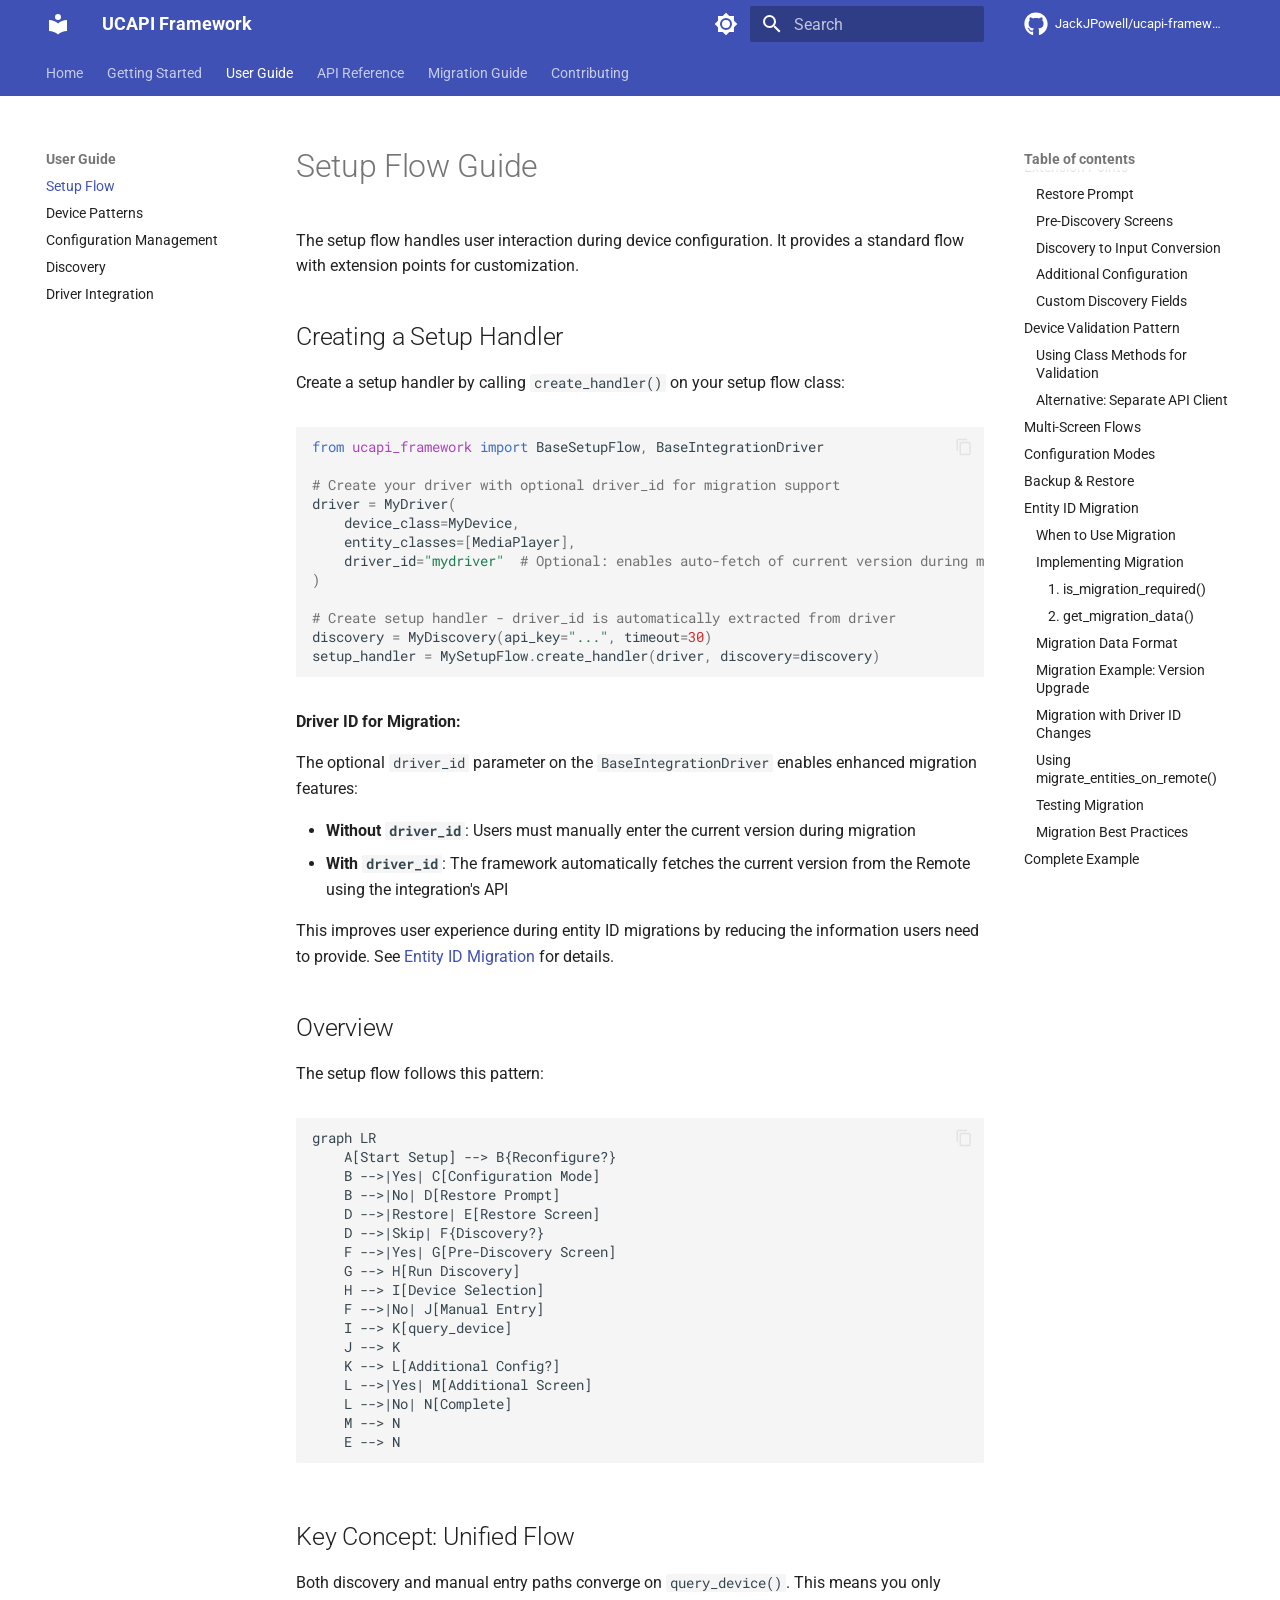
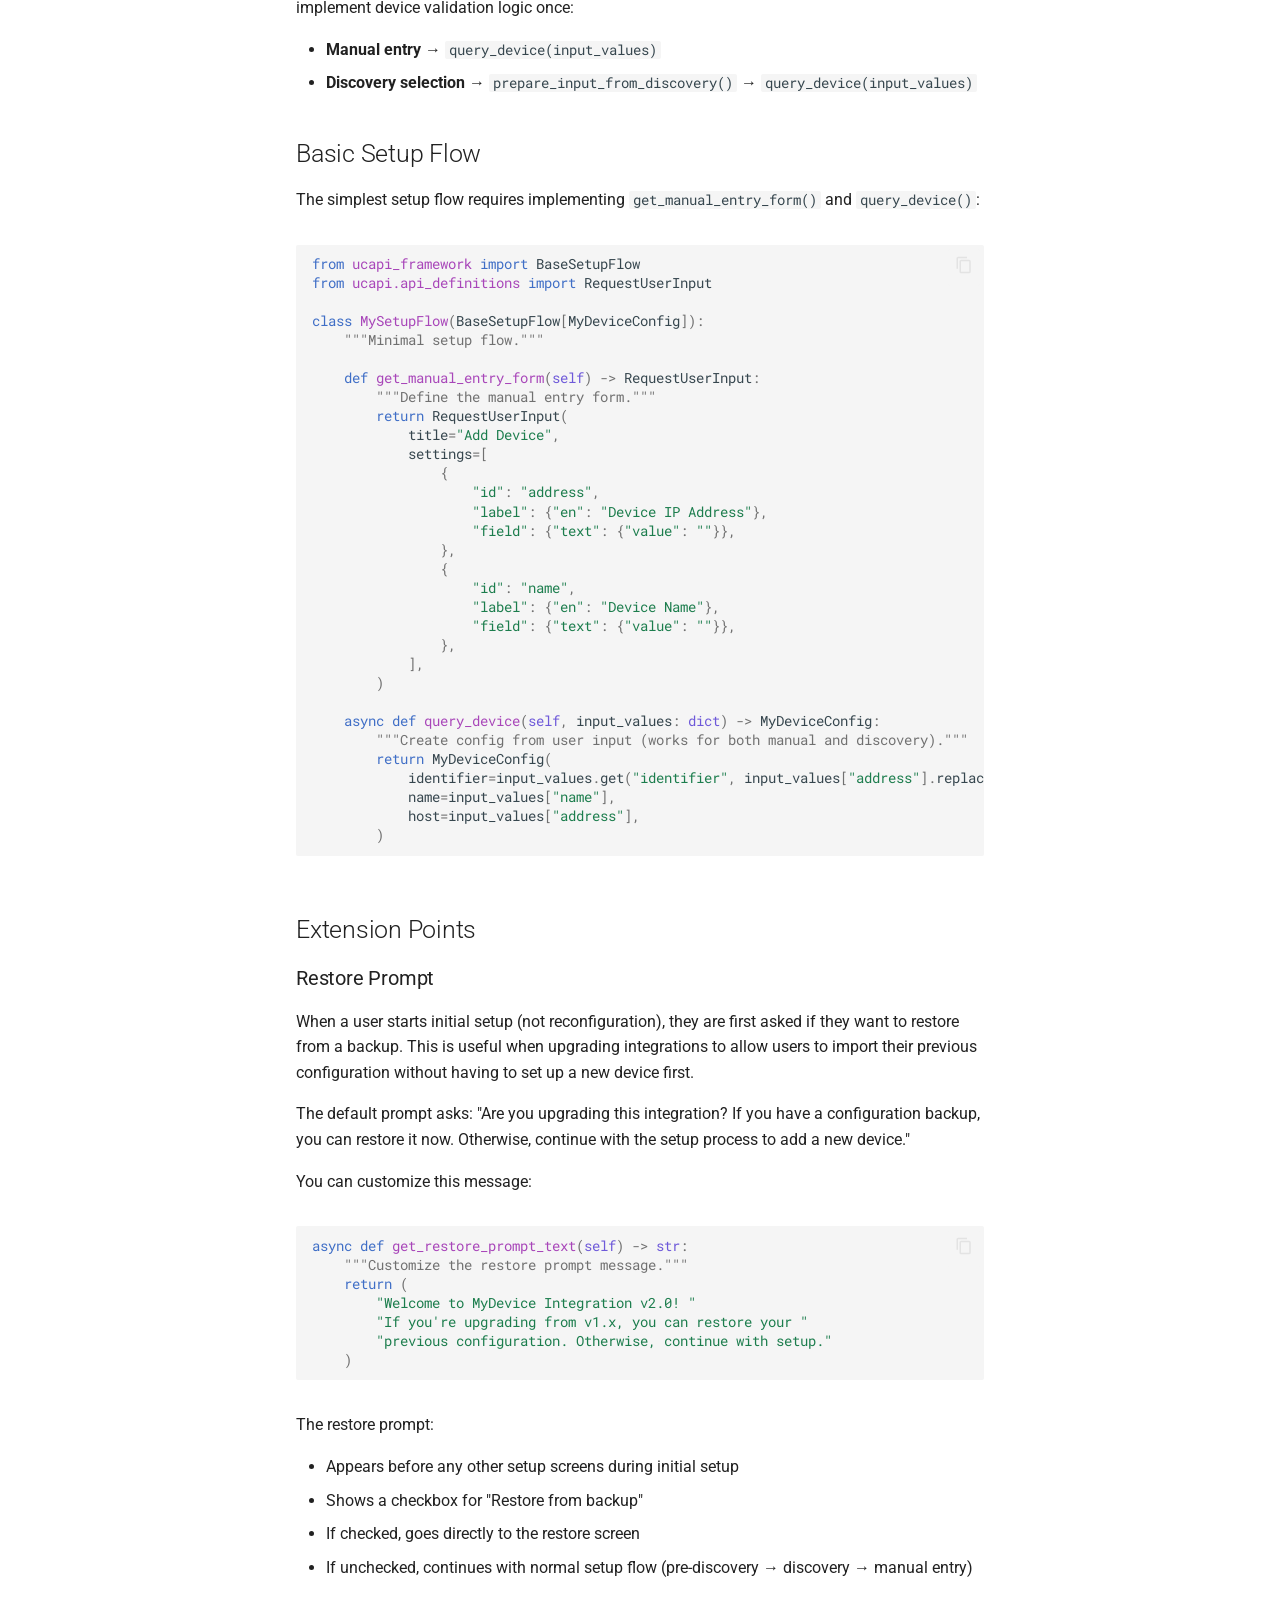
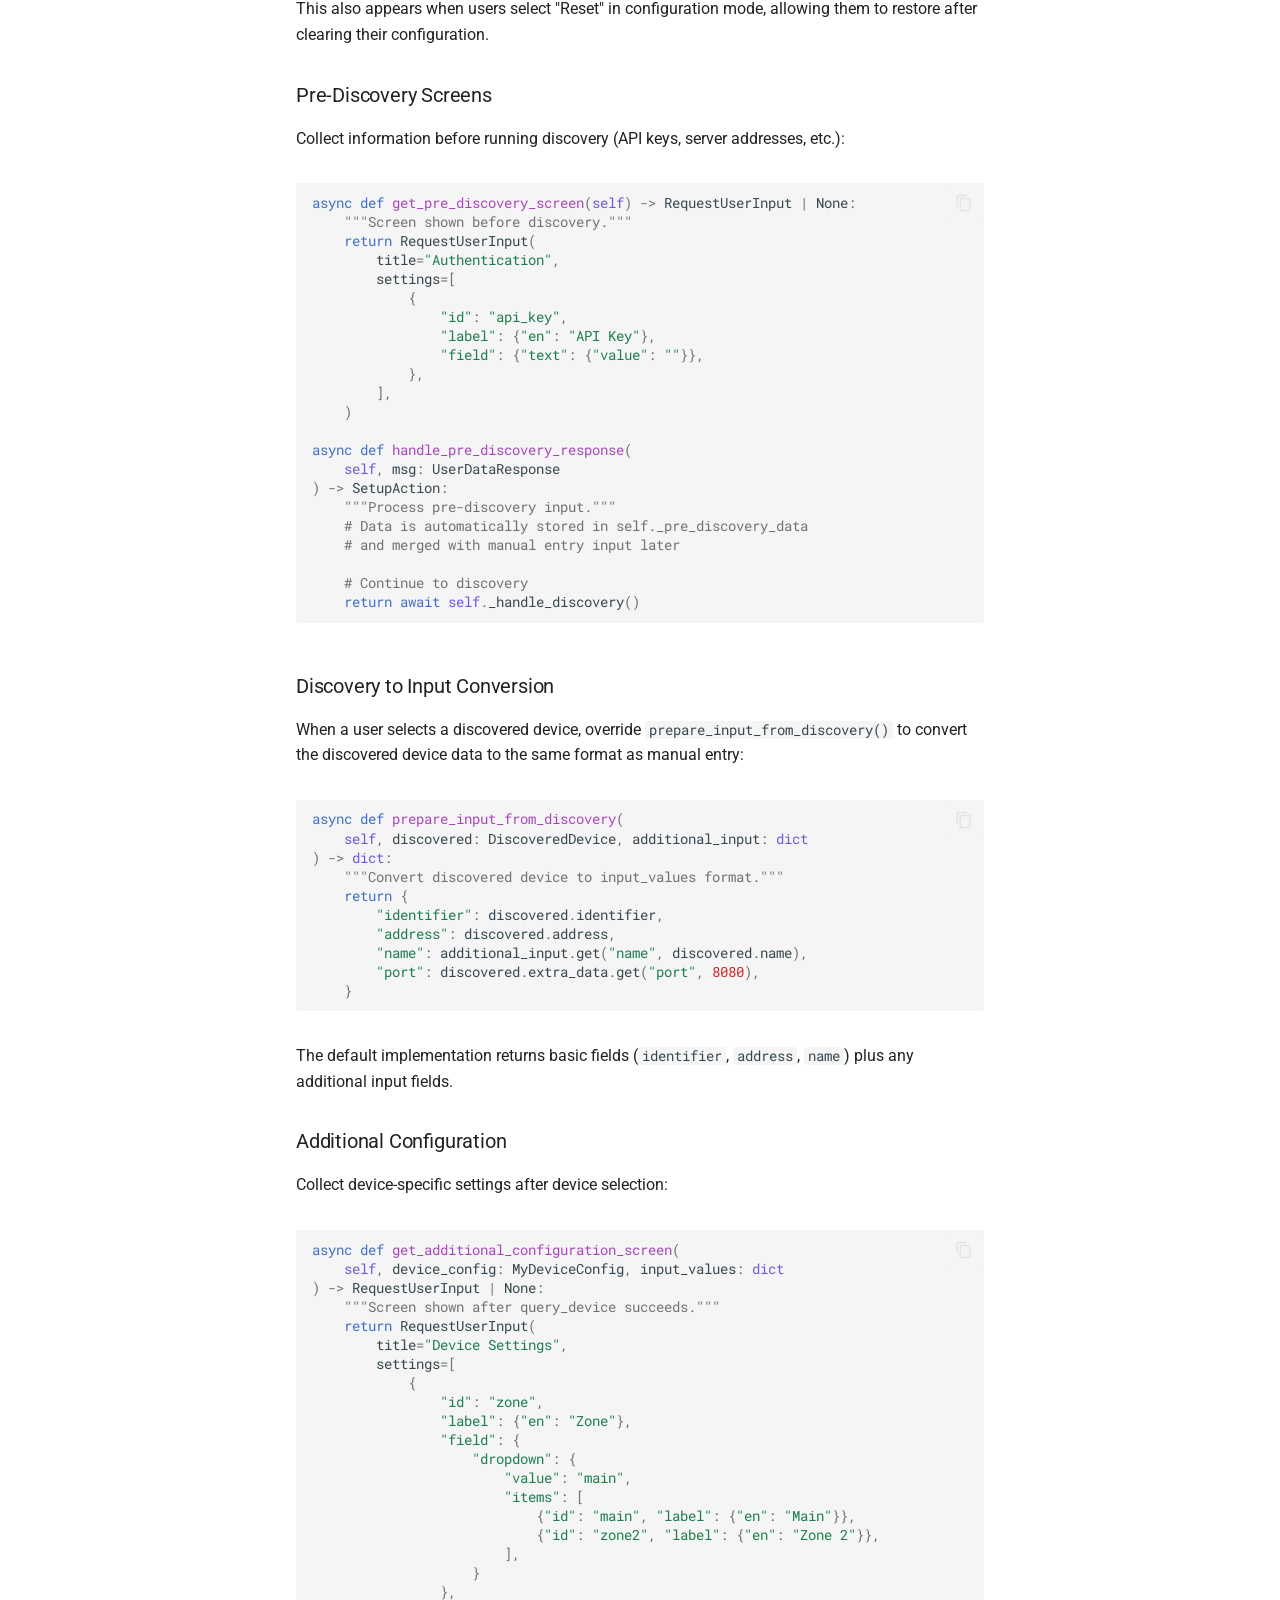
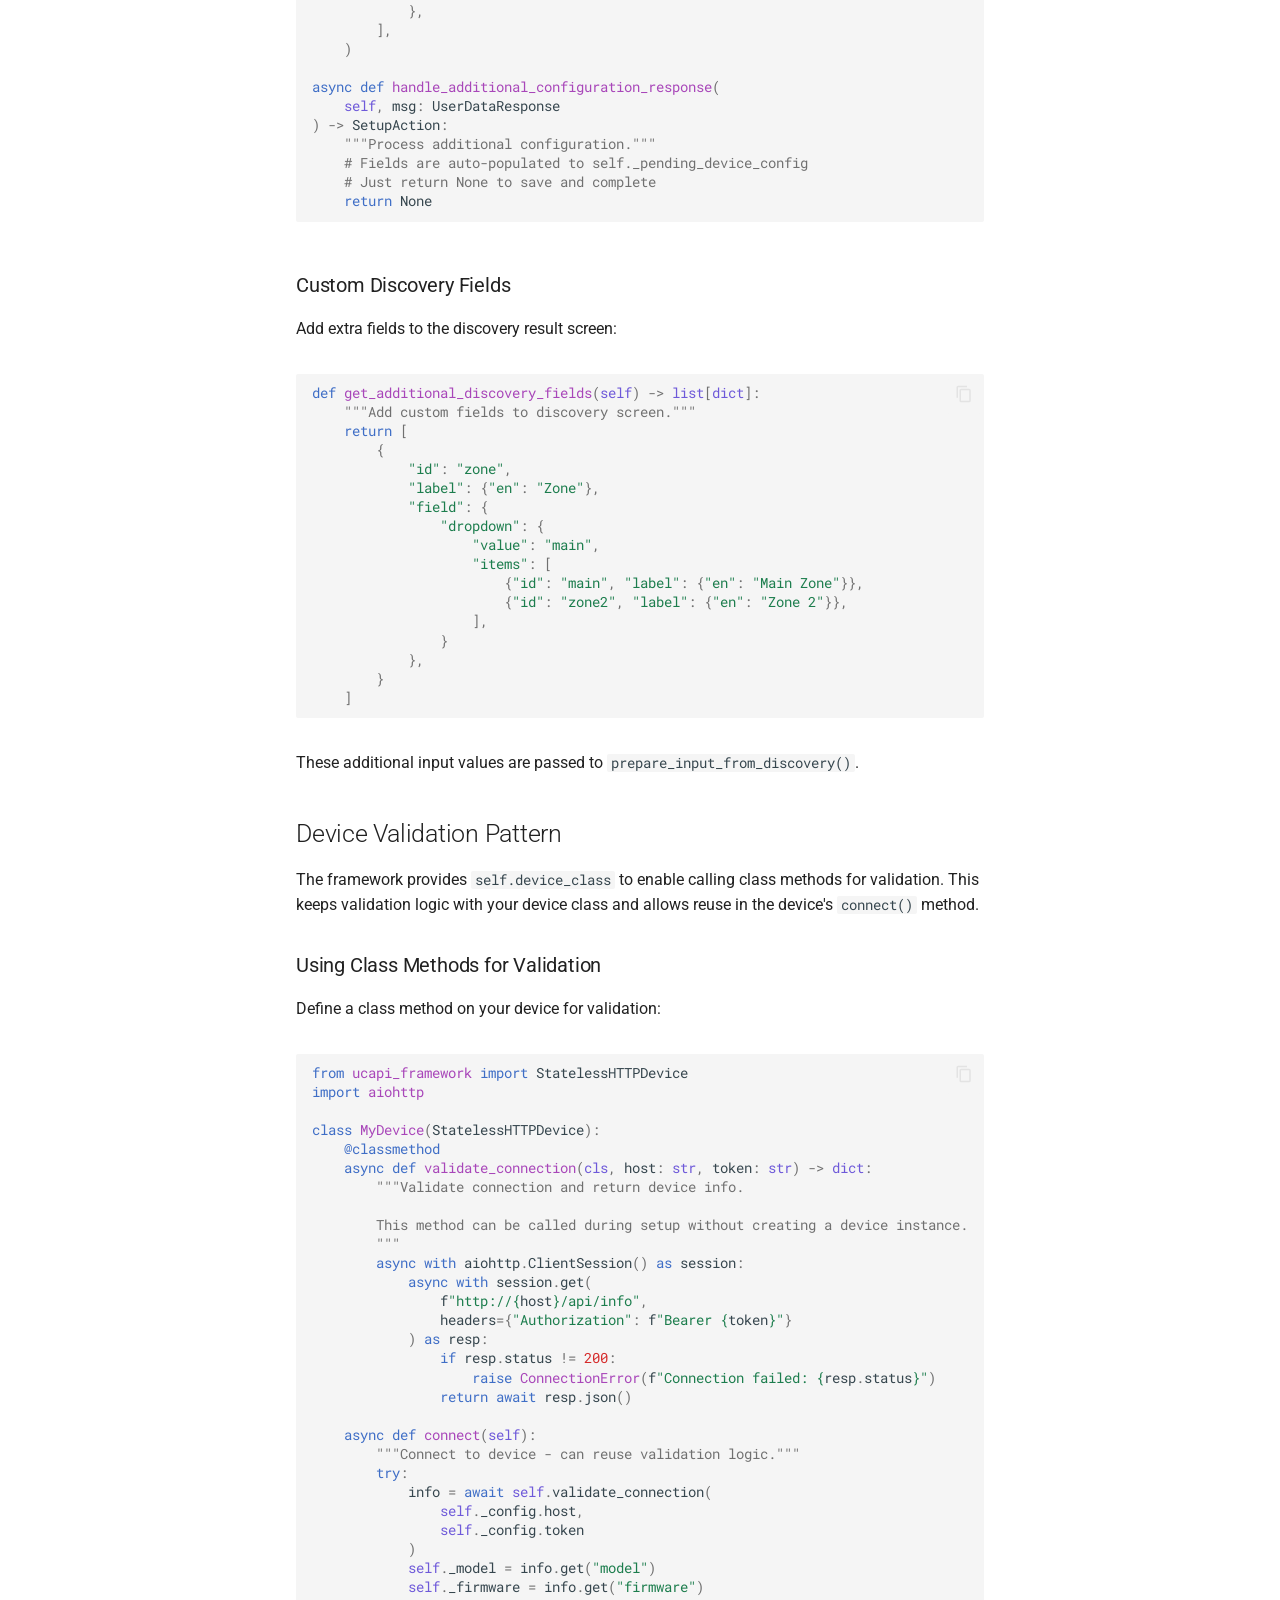
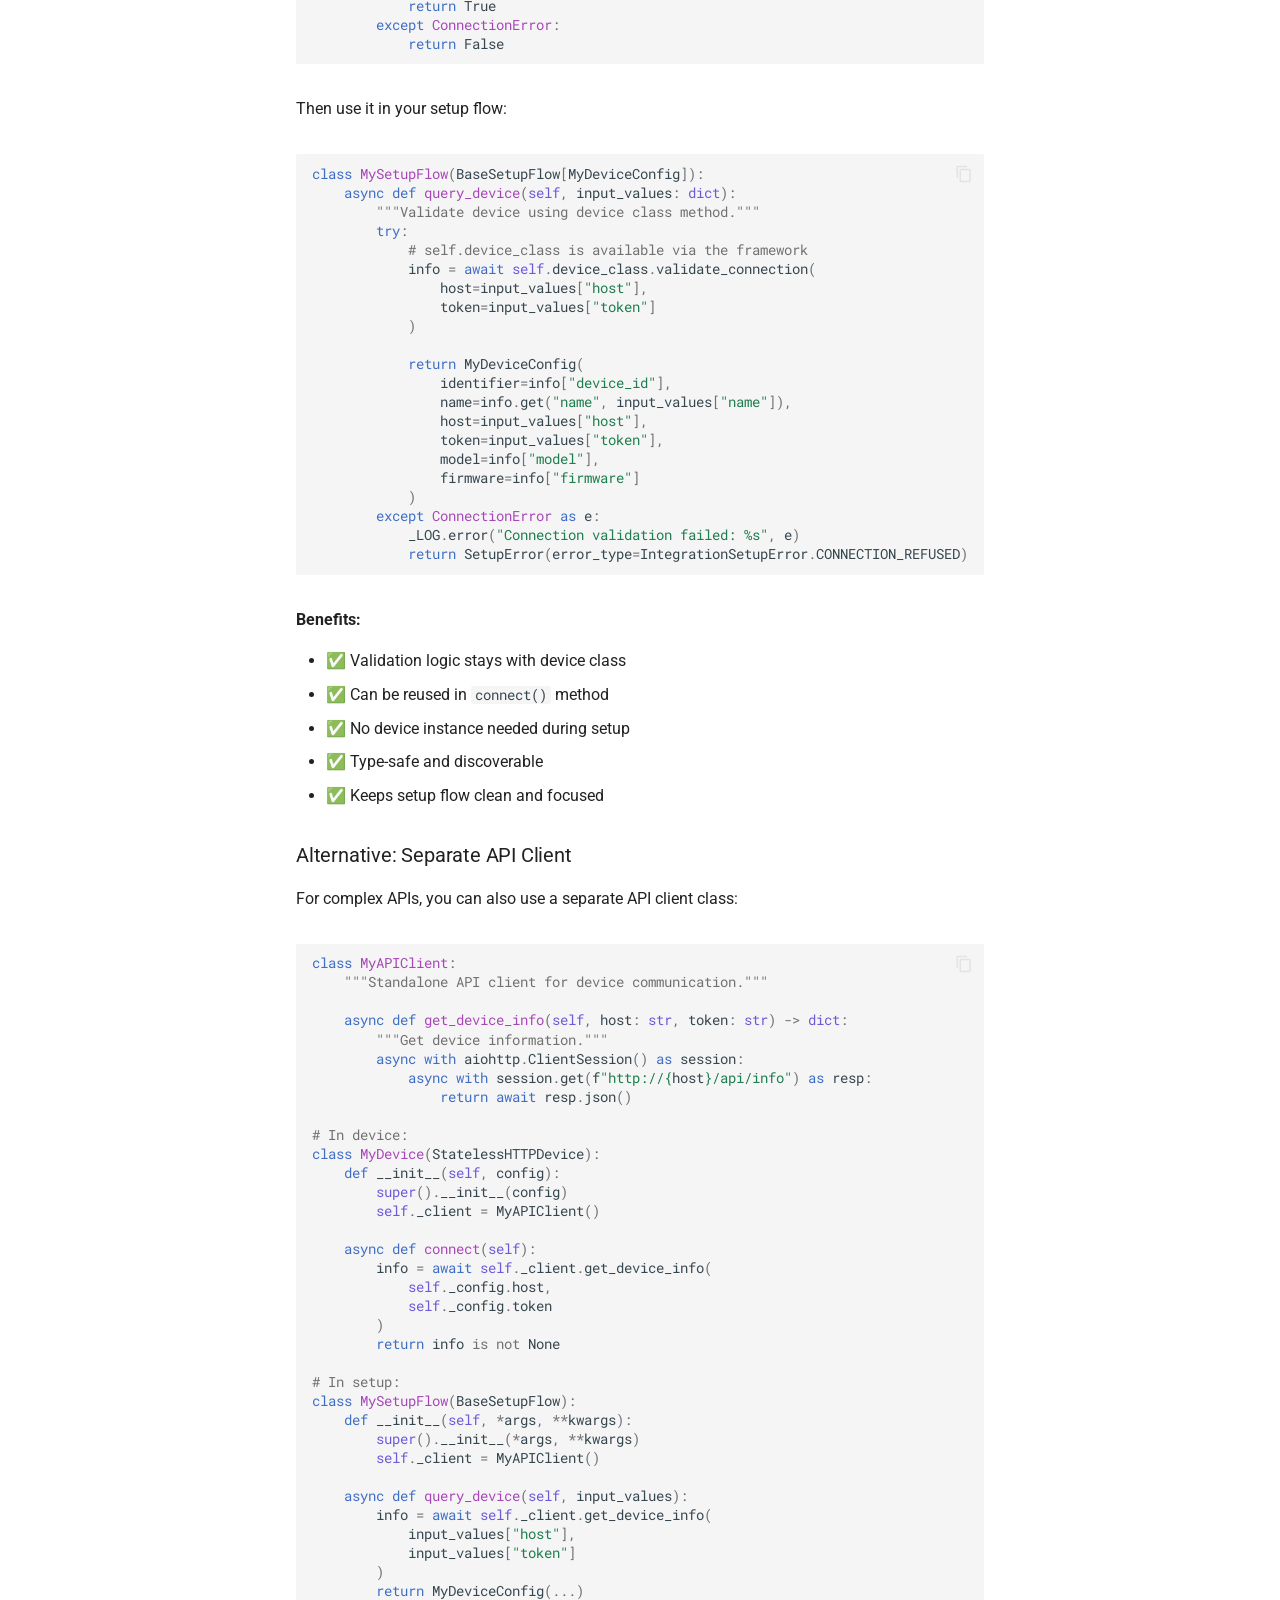
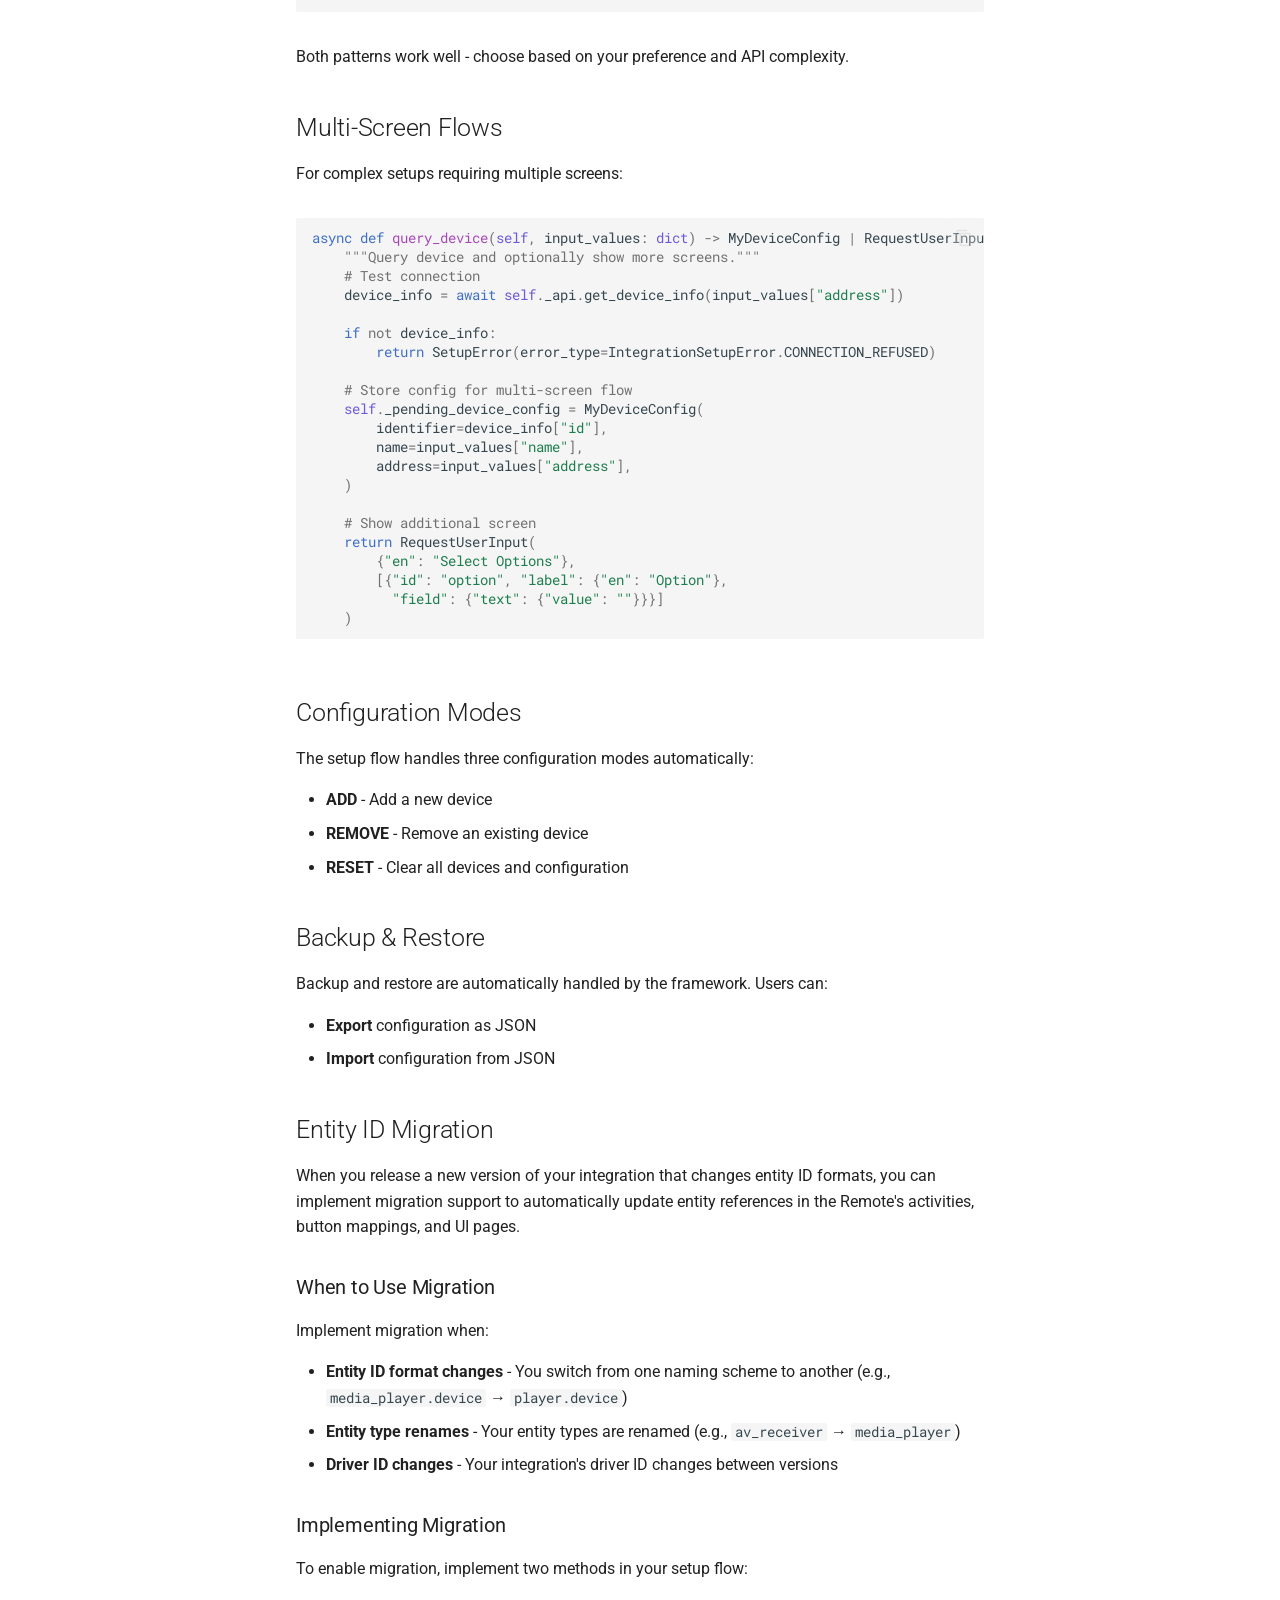
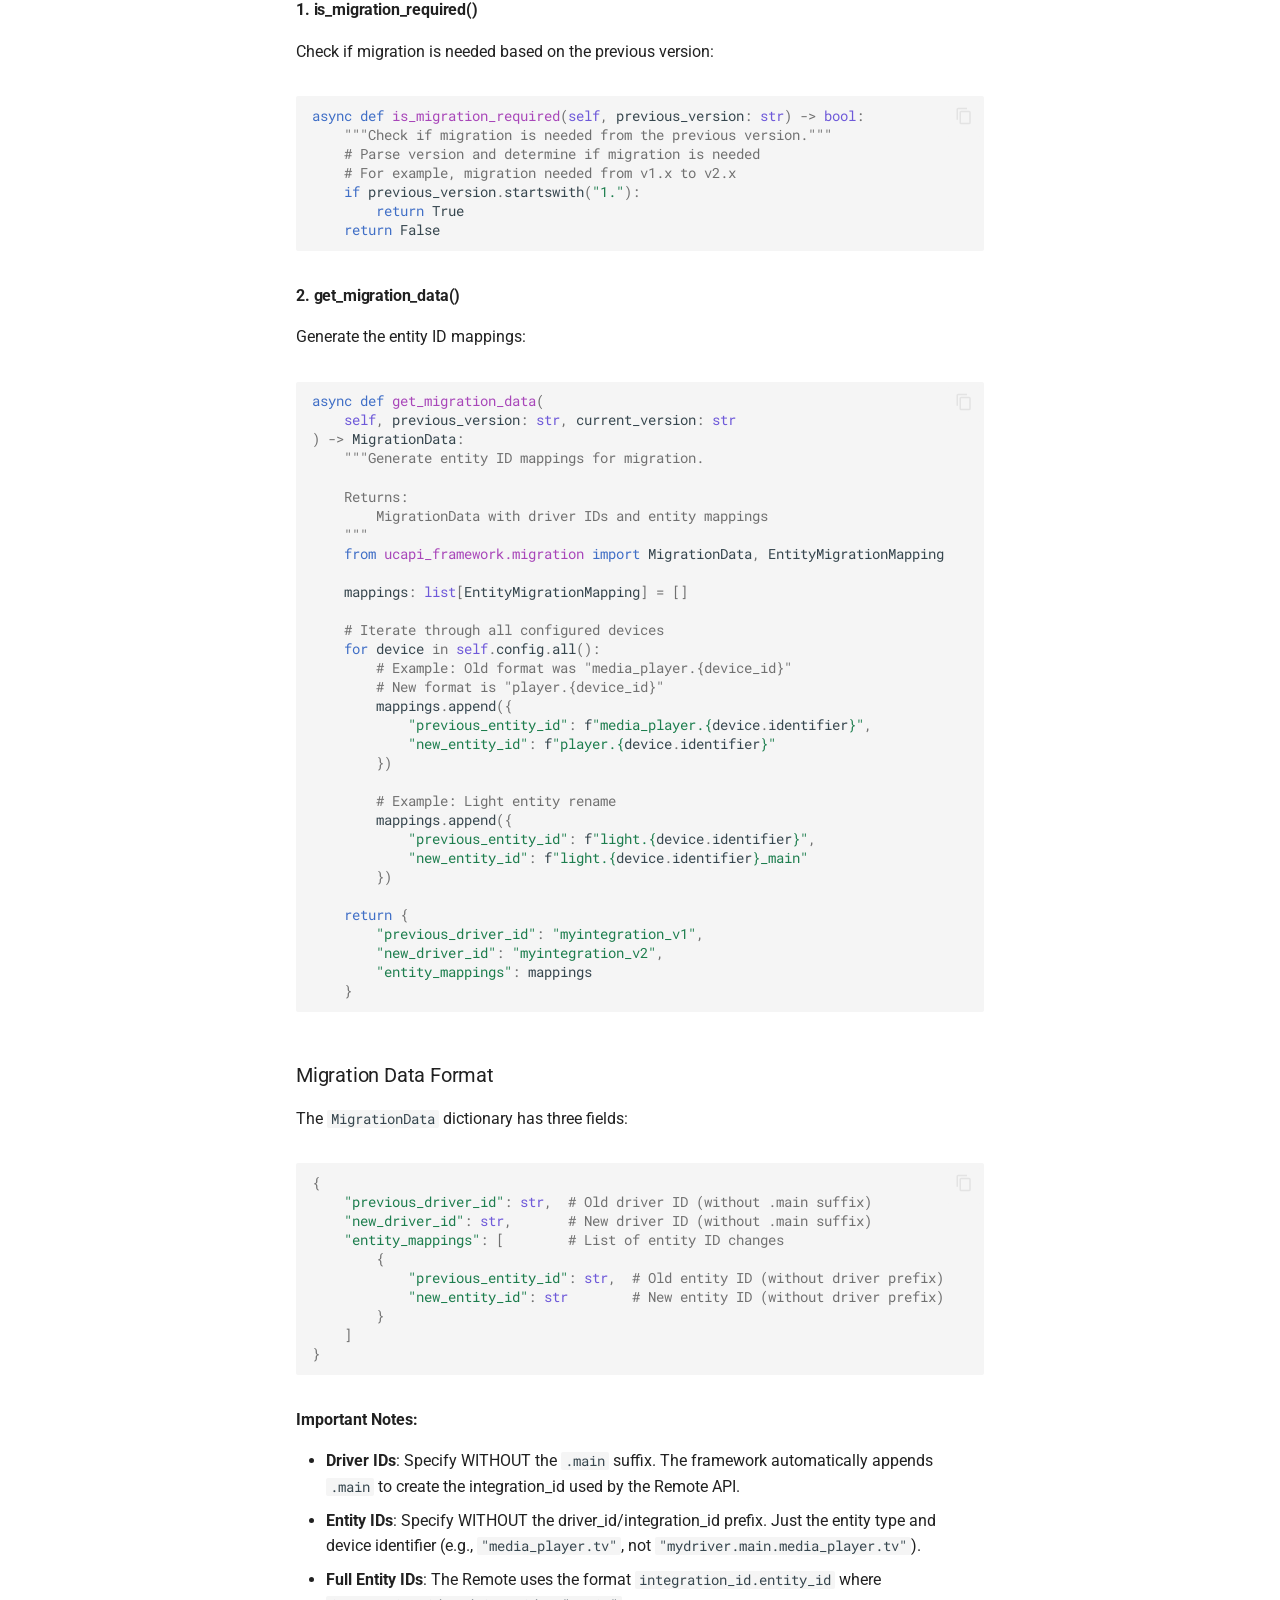
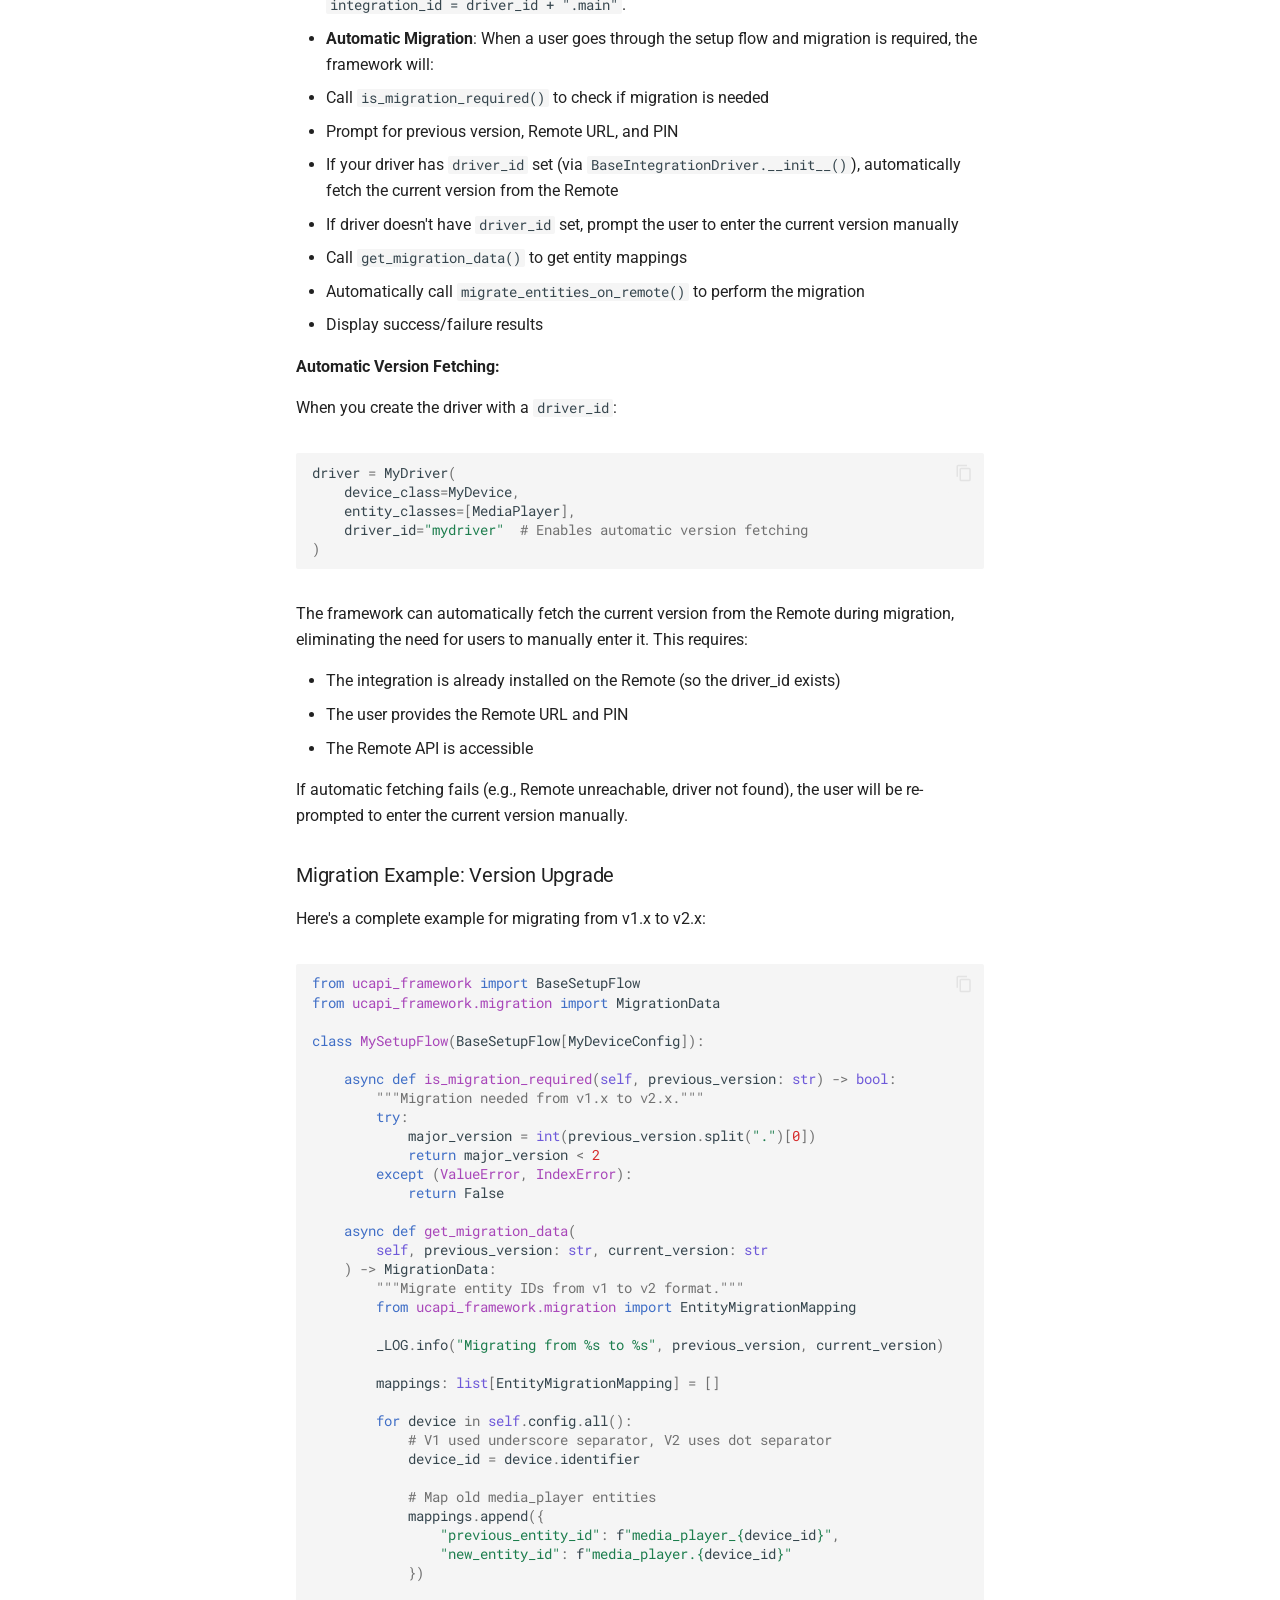
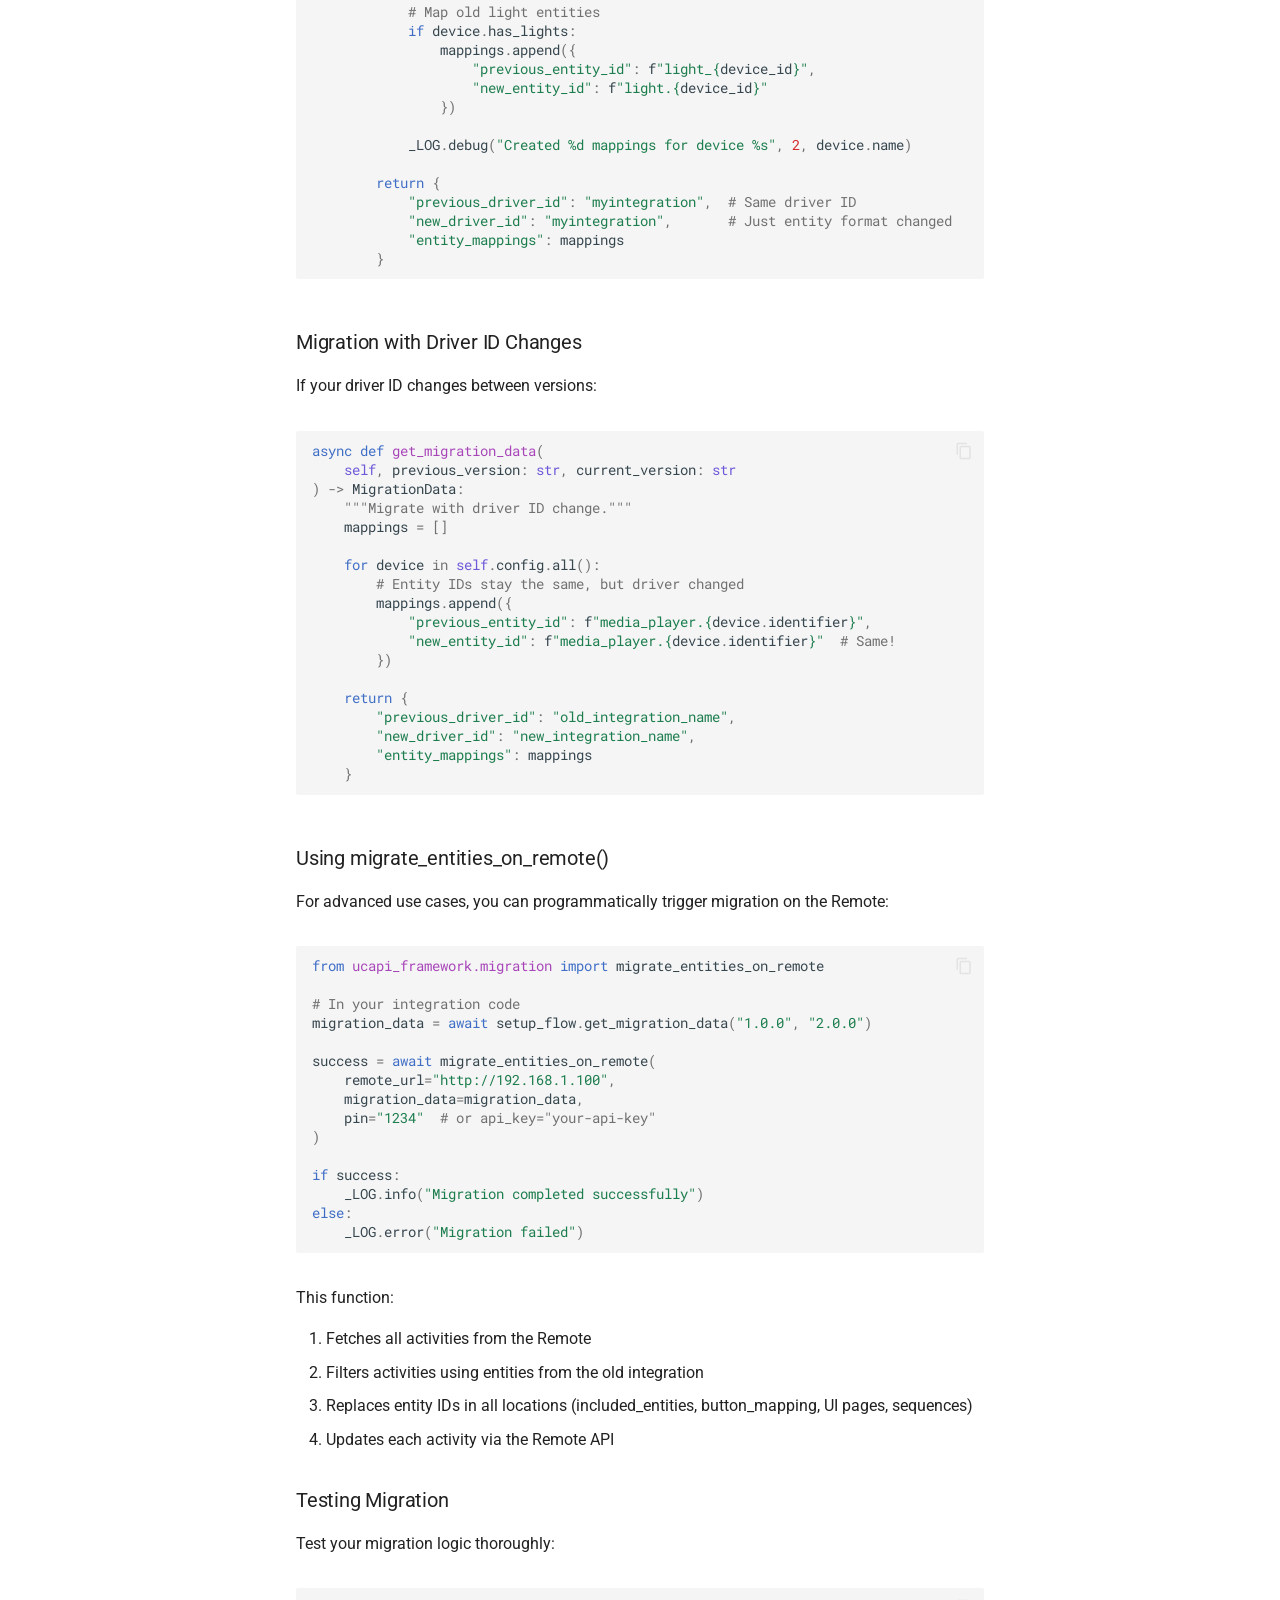
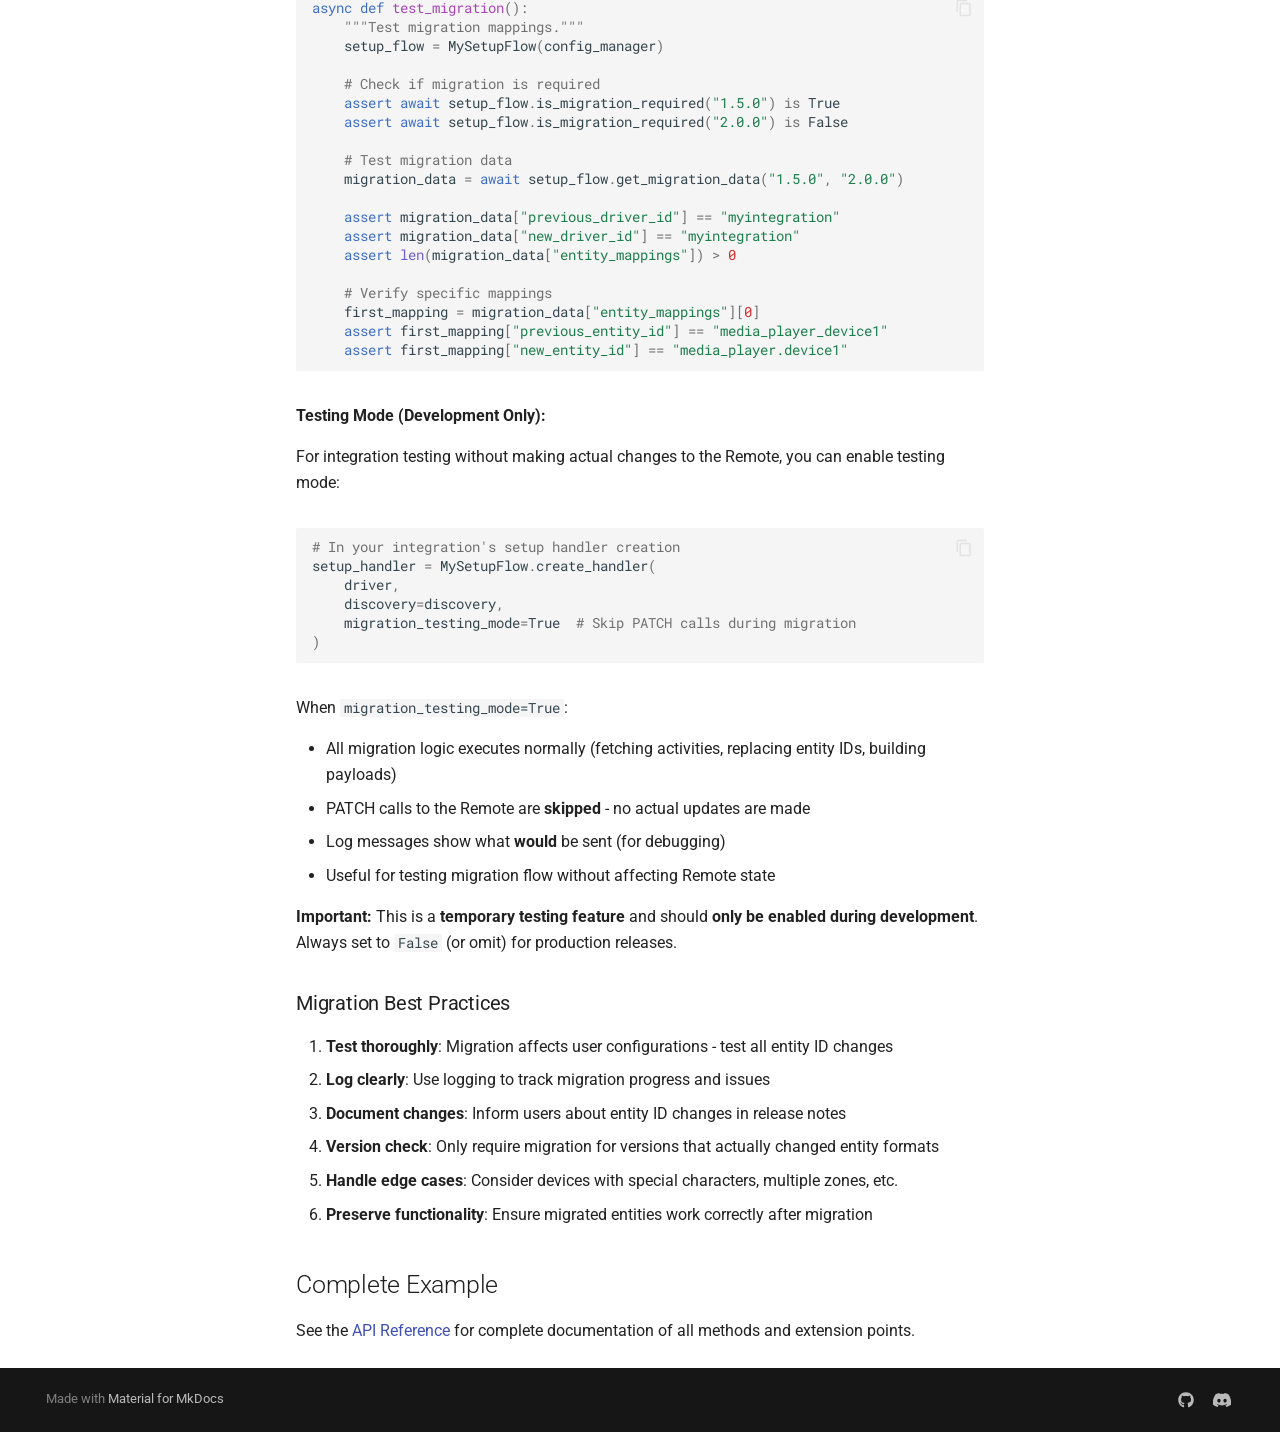
<file: guide/setup-flow/index.html>
<!doctype html>
<html lang="en" class="no-js">
  <head>
    
      <meta charset="utf-8">
      <meta name="viewport" content="width=device-width,initial-scale=1">
      
        <meta name="description" content="A framework for building Unfolded Circle Remote integrations">
      
      
        <meta name="author" content="Jack Powell">
      
      
        <link rel="canonical" href="https://jackjpowell.github.io/ucapi-framework/guide/setup-flow/">
      
      
        <link rel="prev" href="../../getting-started/">
      
      
        <link rel="next" href="../device-patterns/">
      
      
        
      
      
      <link rel="icon" href="../../assets/images/favicon.png">
      <meta name="generator" content="mkdocs-1.6.1, mkdocs-material-9.7.0">
    
    
      
        <title>Setup Flow - UCAPI Framework</title>
      
    
    
      <link rel="stylesheet" href="../../assets/stylesheets/main.618322db.min.css">
      
        
        <link rel="stylesheet" href="../../assets/stylesheets/palette.ab4e12ef.min.css">
      
      


    
    
      
    
    
      
        
        
        <link rel="preconnect" href="https://fonts.gstatic.com" crossorigin>
        <link rel="stylesheet" href="https://fonts.googleapis.com/css?family=Roboto:300,300i,400,400i,700,700i%7CRoboto+Mono:400,400i,700,700i&display=fallback">
        <style>:root{--md-text-font:"Roboto";--md-code-font:"Roboto Mono"}</style>
      
    
    
      <link rel="stylesheet" href="../../assets/_mkdocstrings.css">
    
      <link rel="stylesheet" href="../../stylesheets/extra.css">
    
    <script>__md_scope=new URL("../..",location),__md_hash=e=>[...e].reduce(((e,_)=>(e<<5)-e+_.charCodeAt(0)),0),__md_get=(e,_=localStorage,t=__md_scope)=>JSON.parse(_.getItem(t.pathname+"."+e)),__md_set=(e,_,t=localStorage,a=__md_scope)=>{try{t.setItem(a.pathname+"."+e,JSON.stringify(_))}catch(e){}}</script>
    
      

    
    
  </head>
  
  
    
    
      
    
    
    
    
    <body dir="ltr" data-md-color-scheme="default" data-md-color-primary="indigo" data-md-color-accent="indigo">
  
    
    <input class="md-toggle" data-md-toggle="drawer" type="checkbox" id="__drawer" autocomplete="off">
    <input class="md-toggle" data-md-toggle="search" type="checkbox" id="__search" autocomplete="off">
    <label class="md-overlay" for="__drawer"></label>
    <div data-md-component="skip">
      
        
        <a href="#setup-flow-guide" class="md-skip">
          Skip to content
        </a>
      
    </div>
    <div data-md-component="announce">
      
    </div>
    
    
      

<header class="md-header" data-md-component="header">
  <nav class="md-header__inner md-grid" aria-label="Header">
    <a href="../.." title="UCAPI Framework" class="md-header__button md-logo" aria-label="UCAPI Framework" data-md-component="logo">
      
  
  <svg xmlns="http://www.w3.org/2000/svg" viewBox="0 0 24 24"><path d="M12 8a3 3 0 0 0 3-3 3 3 0 0 0-3-3 3 3 0 0 0-3 3 3 3 0 0 0 3 3m0 3.54C9.64 9.35 6.5 8 3 8v11c3.5 0 6.64 1.35 9 3.54 2.36-2.19 5.5-3.54 9-3.54V8c-3.5 0-6.64 1.35-9 3.54"/></svg>

    </a>
    <label class="md-header__button md-icon" for="__drawer">
      
      <svg xmlns="http://www.w3.org/2000/svg" viewBox="0 0 24 24"><path d="M3 6h18v2H3zm0 5h18v2H3zm0 5h18v2H3z"/></svg>
    </label>
    <div class="md-header__title" data-md-component="header-title">
      <div class="md-header__ellipsis">
        <div class="md-header__topic">
          <span class="md-ellipsis">
            UCAPI Framework
          </span>
        </div>
        <div class="md-header__topic" data-md-component="header-topic">
          <span class="md-ellipsis">
            
              Setup Flow
            
          </span>
        </div>
      </div>
    </div>
    
      
        <form class="md-header__option" data-md-component="palette">
  
    
    
    
    <input class="md-option" data-md-color-media="(prefers-color-scheme: light)" data-md-color-scheme="default" data-md-color-primary="indigo" data-md-color-accent="indigo"  aria-label="Switch to dark mode"  type="radio" name="__palette" id="__palette_0">
    
      <label class="md-header__button md-icon" title="Switch to dark mode" for="__palette_1" hidden>
        <svg xmlns="http://www.w3.org/2000/svg" viewBox="0 0 24 24"><path d="M12 8a4 4 0 0 0-4 4 4 4 0 0 0 4 4 4 4 0 0 0 4-4 4 4 0 0 0-4-4m0 10a6 6 0 0 1-6-6 6 6 0 0 1 6-6 6 6 0 0 1 6 6 6 6 0 0 1-6 6m8-9.31V4h-4.69L12 .69 8.69 4H4v4.69L.69 12 4 15.31V20h4.69L12 23.31 15.31 20H20v-4.69L23.31 12z"/></svg>
      </label>
    
  
    
    
    
    <input class="md-option" data-md-color-media="(prefers-color-scheme: dark)" data-md-color-scheme="slate" data-md-color-primary="indigo" data-md-color-accent="indigo"  aria-label="Switch to light mode"  type="radio" name="__palette" id="__palette_1">
    
      <label class="md-header__button md-icon" title="Switch to light mode" for="__palette_0" hidden>
        <svg xmlns="http://www.w3.org/2000/svg" viewBox="0 0 24 24"><path d="M12 18c-.89 0-1.74-.2-2.5-.55C11.56 16.5 13 14.42 13 12s-1.44-4.5-3.5-5.45C10.26 6.2 11.11 6 12 6a6 6 0 0 1 6 6 6 6 0 0 1-6 6m8-9.31V4h-4.69L12 .69 8.69 4H4v4.69L.69 12 4 15.31V20h4.69L12 23.31 15.31 20H20v-4.69L23.31 12z"/></svg>
      </label>
    
  
</form>
      
    
    
      <script>var palette=__md_get("__palette");if(palette&&palette.color){if("(prefers-color-scheme)"===palette.color.media){var media=matchMedia("(prefers-color-scheme: light)"),input=document.querySelector(media.matches?"[data-md-color-media='(prefers-color-scheme: light)']":"[data-md-color-media='(prefers-color-scheme: dark)']");palette.color.media=input.getAttribute("data-md-color-media"),palette.color.scheme=input.getAttribute("data-md-color-scheme"),palette.color.primary=input.getAttribute("data-md-color-primary"),palette.color.accent=input.getAttribute("data-md-color-accent")}for(var[key,value]of Object.entries(palette.color))document.body.setAttribute("data-md-color-"+key,value)}</script>
    
    
    
      
      
        <label class="md-header__button md-icon" for="__search">
          
          <svg xmlns="http://www.w3.org/2000/svg" viewBox="0 0 24 24"><path d="M9.5 3A6.5 6.5 0 0 1 16 9.5c0 1.61-.59 3.09-1.56 4.23l.27.27h.79l5 5-1.5 1.5-5-5v-.79l-.27-.27A6.52 6.52 0 0 1 9.5 16 6.5 6.5 0 0 1 3 9.5 6.5 6.5 0 0 1 9.5 3m0 2C7 5 5 7 5 9.5S7 14 9.5 14 14 12 14 9.5 12 5 9.5 5"/></svg>
        </label>
        <div class="md-search" data-md-component="search" role="dialog">
  <label class="md-search__overlay" for="__search"></label>
  <div class="md-search__inner" role="search">
    <form class="md-search__form" name="search">
      <input type="text" class="md-search__input" name="query" aria-label="Search" placeholder="Search" autocapitalize="off" autocorrect="off" autocomplete="off" spellcheck="false" data-md-component="search-query" required>
      <label class="md-search__icon md-icon" for="__search">
        
        <svg xmlns="http://www.w3.org/2000/svg" viewBox="0 0 24 24"><path d="M9.5 3A6.5 6.5 0 0 1 16 9.5c0 1.61-.59 3.09-1.56 4.23l.27.27h.79l5 5-1.5 1.5-5-5v-.79l-.27-.27A6.52 6.52 0 0 1 9.5 16 6.5 6.5 0 0 1 3 9.5 6.5 6.5 0 0 1 9.5 3m0 2C7 5 5 7 5 9.5S7 14 9.5 14 14 12 14 9.5 12 5 9.5 5"/></svg>
        
        <svg xmlns="http://www.w3.org/2000/svg" viewBox="0 0 24 24"><path d="M20 11v2H8l5.5 5.5-1.42 1.42L4.16 12l7.92-7.92L13.5 5.5 8 11z"/></svg>
      </label>
      <nav class="md-search__options" aria-label="Search">
        
        <button type="reset" class="md-search__icon md-icon" title="Clear" aria-label="Clear" tabindex="-1">
          
          <svg xmlns="http://www.w3.org/2000/svg" viewBox="0 0 24 24"><path d="M19 6.41 17.59 5 12 10.59 6.41 5 5 6.41 10.59 12 5 17.59 6.41 19 12 13.41 17.59 19 19 17.59 13.41 12z"/></svg>
        </button>
      </nav>
      
        <div class="md-search__suggest" data-md-component="search-suggest"></div>
      
    </form>
    <div class="md-search__output">
      <div class="md-search__scrollwrap" tabindex="0" data-md-scrollfix>
        <div class="md-search-result" data-md-component="search-result">
          <div class="md-search-result__meta">
            Initializing search
          </div>
          <ol class="md-search-result__list" role="presentation"></ol>
        </div>
      </div>
    </div>
  </div>
</div>
      
    
    
      <div class="md-header__source">
        <a href="https://github.com/JackJPowell/ucapi-framework" title="Go to repository" class="md-source" data-md-component="source">
  <div class="md-source__icon md-icon">
    
    <svg xmlns="http://www.w3.org/2000/svg" viewBox="0 0 512 512"><!--! Font Awesome Free 7.1.0 by @fontawesome - https://fontawesome.com License - https://fontawesome.com/license/free (Icons: CC BY 4.0, Fonts: SIL OFL 1.1, Code: MIT License) Copyright 2025 Fonticons, Inc.--><path d="M173.9 397.4c0 2-2.3 3.6-5.2 3.6-3.3.3-5.6-1.3-5.6-3.6 0-2 2.3-3.6 5.2-3.6 3-.3 5.6 1.3 5.6 3.6m-31.1-4.5c-.7 2 1.3 4.3 4.3 4.9 2.6 1 5.6 0 6.2-2s-1.3-4.3-4.3-5.2c-2.6-.7-5.5.3-6.2 2.3m44.2-1.7c-2.9.7-4.9 2.6-4.6 4.9.3 2 2.9 3.3 5.9 2.6 2.9-.7 4.9-2.6 4.6-4.6-.3-1.9-3-3.2-5.9-2.9M252.8 8C114.1 8 8 113.3 8 252c0 110.9 69.8 205.8 169.5 239.2 12.8 2.3 17.3-5.6 17.3-12.1 0-6.2-.3-40.4-.3-61.4 0 0-70 15-84.7-29.8 0 0-11.4-29.1-27.8-36.6 0 0-22.9-15.7 1.6-15.4 0 0 24.9 2 38.6 25.8 21.9 38.6 58.6 27.5 72.9 20.9 2.3-16 8.8-27.1 16-33.7-55.9-6.2-112.3-14.3-112.3-110.5 0-27.5 7.6-41.3 23.6-58.9-2.6-6.5-11.1-33.3 2.6-67.9 20.9-6.5 69 27 69 27 20-5.6 41.5-8.5 62.8-8.5s42.8 2.9 62.8 8.5c0 0 48.1-33.6 69-27 13.7 34.7 5.2 61.4 2.6 67.9 16 17.7 25.8 31.5 25.8 58.9 0 96.5-58.9 104.2-114.8 110.5 9.2 7.9 17 22.9 17 46.4 0 33.7-.3 75.4-.3 83.6 0 6.5 4.6 14.4 17.3 12.1C436.2 457.8 504 362.9 504 252 504 113.3 391.5 8 252.8 8M105.2 352.9c-1.3 1-1 3.3.7 5.2 1.6 1.6 3.9 2.3 5.2 1 1.3-1 1-3.3-.7-5.2-1.6-1.6-3.9-2.3-5.2-1m-10.8-8.1c-.7 1.3.3 2.9 2.3 3.9 1.6 1 3.6.7 4.3-.7.7-1.3-.3-2.9-2.3-3.9-2-.6-3.6-.3-4.3.7m32.4 35.6c-1.6 1.3-1 4.3 1.3 6.2 2.3 2.3 5.2 2.6 6.5 1 1.3-1.3.7-4.3-1.3-6.2-2.2-2.3-5.2-2.6-6.5-1m-11.4-14.7c-1.6 1-1.6 3.6 0 5.9s4.3 3.3 5.6 2.3c1.6-1.3 1.6-3.9 0-6.2-1.4-2.3-4-3.3-5.6-2"/></svg>
  </div>
  <div class="md-source__repository">
    JackJPowell/ucapi-framework
  </div>
</a>
      </div>
    
  </nav>
  
</header>
    
    <div class="md-container" data-md-component="container">
      
      
        
          
            
<nav class="md-tabs" aria-label="Tabs" data-md-component="tabs">
  <div class="md-grid">
    <ul class="md-tabs__list">
      
        
  
  
  
  
    <li class="md-tabs__item">
      <a href="../.." class="md-tabs__link">
        
  
  
    
  
  Home

      </a>
    </li>
  

      
        
  
  
  
  
    <li class="md-tabs__item">
      <a href="../../getting-started/" class="md-tabs__link">
        
  
  
    
  
  Getting Started

      </a>
    </li>
  

      
        
  
  
  
    
  
  
    
    
      <li class="md-tabs__item md-tabs__item--active">
        <a href="./" class="md-tabs__link">
          
  
  
  User Guide

        </a>
      </li>
    
  

      
        
  
  
  
  
    
    
      <li class="md-tabs__item">
        <a href="../../api/driver/" class="md-tabs__link">
          
  
  
  API Reference

        </a>
      </li>
    
  

      
        
  
  
  
  
    <li class="md-tabs__item">
      <a href="../../migration-guide/" class="md-tabs__link">
        
  
  
    
  
  Migration Guide

      </a>
    </li>
  

      
        
  
  
  
  
    <li class="md-tabs__item">
      <a href="../../contributing/" class="md-tabs__link">
        
  
  
    
  
  Contributing

      </a>
    </li>
  

      
    </ul>
  </div>
</nav>
          
        
      
      <main class="md-main" data-md-component="main">
        <div class="md-main__inner md-grid">
          
            
              
              <div class="md-sidebar md-sidebar--primary" data-md-component="sidebar" data-md-type="navigation" >
                <div class="md-sidebar__scrollwrap">
                  <div class="md-sidebar__inner">
                    


  


<nav class="md-nav md-nav--primary md-nav--lifted" aria-label="Navigation" data-md-level="0">
  <label class="md-nav__title" for="__drawer">
    <a href="../.." title="UCAPI Framework" class="md-nav__button md-logo" aria-label="UCAPI Framework" data-md-component="logo">
      
  
  <svg xmlns="http://www.w3.org/2000/svg" viewBox="0 0 24 24"><path d="M12 8a3 3 0 0 0 3-3 3 3 0 0 0-3-3 3 3 0 0 0-3 3 3 3 0 0 0 3 3m0 3.54C9.64 9.35 6.5 8 3 8v11c3.5 0 6.64 1.35 9 3.54 2.36-2.19 5.5-3.54 9-3.54V8c-3.5 0-6.64 1.35-9 3.54"/></svg>

    </a>
    UCAPI Framework
  </label>
  
    <div class="md-nav__source">
      <a href="https://github.com/JackJPowell/ucapi-framework" title="Go to repository" class="md-source" data-md-component="source">
  <div class="md-source__icon md-icon">
    
    <svg xmlns="http://www.w3.org/2000/svg" viewBox="0 0 512 512"><!--! Font Awesome Free 7.1.0 by @fontawesome - https://fontawesome.com License - https://fontawesome.com/license/free (Icons: CC BY 4.0, Fonts: SIL OFL 1.1, Code: MIT License) Copyright 2025 Fonticons, Inc.--><path d="M173.9 397.4c0 2-2.3 3.6-5.2 3.6-3.3.3-5.6-1.3-5.6-3.6 0-2 2.3-3.6 5.2-3.6 3-.3 5.6 1.3 5.6 3.6m-31.1-4.5c-.7 2 1.3 4.3 4.3 4.9 2.6 1 5.6 0 6.2-2s-1.3-4.3-4.3-5.2c-2.6-.7-5.5.3-6.2 2.3m44.2-1.7c-2.9.7-4.9 2.6-4.6 4.9.3 2 2.9 3.3 5.9 2.6 2.9-.7 4.9-2.6 4.6-4.6-.3-1.9-3-3.2-5.9-2.9M252.8 8C114.1 8 8 113.3 8 252c0 110.9 69.8 205.8 169.5 239.2 12.8 2.3 17.3-5.6 17.3-12.1 0-6.2-.3-40.4-.3-61.4 0 0-70 15-84.7-29.8 0 0-11.4-29.1-27.8-36.6 0 0-22.9-15.7 1.6-15.4 0 0 24.9 2 38.6 25.8 21.9 38.6 58.6 27.5 72.9 20.9 2.3-16 8.8-27.1 16-33.7-55.9-6.2-112.3-14.3-112.3-110.5 0-27.5 7.6-41.3 23.6-58.9-2.6-6.5-11.1-33.3 2.6-67.9 20.9-6.5 69 27 69 27 20-5.6 41.5-8.5 62.8-8.5s42.8 2.9 62.8 8.5c0 0 48.1-33.6 69-27 13.7 34.7 5.2 61.4 2.6 67.9 16 17.7 25.8 31.5 25.8 58.9 0 96.5-58.9 104.2-114.8 110.5 9.2 7.9 17 22.9 17 46.4 0 33.7-.3 75.4-.3 83.6 0 6.5 4.6 14.4 17.3 12.1C436.2 457.8 504 362.9 504 252 504 113.3 391.5 8 252.8 8M105.2 352.9c-1.3 1-1 3.3.7 5.2 1.6 1.6 3.9 2.3 5.2 1 1.3-1 1-3.3-.7-5.2-1.6-1.6-3.9-2.3-5.2-1m-10.8-8.1c-.7 1.3.3 2.9 2.3 3.9 1.6 1 3.6.7 4.3-.7.7-1.3-.3-2.9-2.3-3.9-2-.6-3.6-.3-4.3.7m32.4 35.6c-1.6 1.3-1 4.3 1.3 6.2 2.3 2.3 5.2 2.6 6.5 1 1.3-1.3.7-4.3-1.3-6.2-2.2-2.3-5.2-2.6-6.5-1m-11.4-14.7c-1.6 1-1.6 3.6 0 5.9s4.3 3.3 5.6 2.3c1.6-1.3 1.6-3.9 0-6.2-1.4-2.3-4-3.3-5.6-2"/></svg>
  </div>
  <div class="md-source__repository">
    JackJPowell/ucapi-framework
  </div>
</a>
    </div>
  
  <ul class="md-nav__list" data-md-scrollfix>
    
      
      
  
  
  
  
    <li class="md-nav__item">
      <a href="../.." class="md-nav__link">
        
  
  
  <span class="md-ellipsis">
    
  
    Home
  

    
  </span>
  
  

      </a>
    </li>
  

    
      
      
  
  
  
  
    <li class="md-nav__item">
      <a href="../../getting-started/" class="md-nav__link">
        
  
  
  <span class="md-ellipsis">
    
  
    Getting Started
  

    
  </span>
  
  

      </a>
    </li>
  

    
      
      
  
  
    
  
  
  
    
    
    
    
      
        
        
      
      
        
      
    
    
    <li class="md-nav__item md-nav__item--active md-nav__item--section md-nav__item--nested">
      
        
        
        <input class="md-nav__toggle md-toggle " type="checkbox" id="__nav_3" checked>
        
          
          <label class="md-nav__link" for="__nav_3" id="__nav_3_label" tabindex="">
            
  
  
  <span class="md-ellipsis">
    
  
    User Guide
  

    
  </span>
  
  

            <span class="md-nav__icon md-icon"></span>
          </label>
        
        <nav class="md-nav" data-md-level="1" aria-labelledby="__nav_3_label" aria-expanded="true">
          <label class="md-nav__title" for="__nav_3">
            <span class="md-nav__icon md-icon"></span>
            
  
    User Guide
  

          </label>
          <ul class="md-nav__list" data-md-scrollfix>
            
              
                
  
  
    
  
  
  
    <li class="md-nav__item md-nav__item--active">
      
      <input class="md-nav__toggle md-toggle" type="checkbox" id="__toc">
      
      
        
      
      
        <label class="md-nav__link md-nav__link--active" for="__toc">
          
  
  
  <span class="md-ellipsis">
    
  
    Setup Flow
  

    
  </span>
  
  

          <span class="md-nav__icon md-icon"></span>
        </label>
      
      <a href="./" class="md-nav__link md-nav__link--active">
        
  
  
  <span class="md-ellipsis">
    
  
    Setup Flow
  

    
  </span>
  
  

      </a>
      
        

<nav class="md-nav md-nav--secondary" aria-label="Table of contents">
  
  
  
    
  
  
    <label class="md-nav__title" for="__toc">
      <span class="md-nav__icon md-icon"></span>
      Table of contents
    </label>
    <ul class="md-nav__list" data-md-component="toc" data-md-scrollfix>
      
        <li class="md-nav__item">
  <a href="#creating-a-setup-handler" class="md-nav__link">
    <span class="md-ellipsis">
      
        Creating a Setup Handler
      
    </span>
  </a>
  
</li>
      
        <li class="md-nav__item">
  <a href="#overview" class="md-nav__link">
    <span class="md-ellipsis">
      
        Overview
      
    </span>
  </a>
  
</li>
      
        <li class="md-nav__item">
  <a href="#key-concept-unified-flow" class="md-nav__link">
    <span class="md-ellipsis">
      
        Key Concept: Unified Flow
      
    </span>
  </a>
  
</li>
      
        <li class="md-nav__item">
  <a href="#basic-setup-flow" class="md-nav__link">
    <span class="md-ellipsis">
      
        Basic Setup Flow
      
    </span>
  </a>
  
</li>
      
        <li class="md-nav__item">
  <a href="#extension-points" class="md-nav__link">
    <span class="md-ellipsis">
      
        Extension Points
      
    </span>
  </a>
  
    <nav class="md-nav" aria-label="Extension Points">
      <ul class="md-nav__list">
        
          <li class="md-nav__item">
  <a href="#restore-prompt" class="md-nav__link">
    <span class="md-ellipsis">
      
        Restore Prompt
      
    </span>
  </a>
  
</li>
        
          <li class="md-nav__item">
  <a href="#pre-discovery-screens" class="md-nav__link">
    <span class="md-ellipsis">
      
        Pre-Discovery Screens
      
    </span>
  </a>
  
</li>
        
          <li class="md-nav__item">
  <a href="#discovery-to-input-conversion" class="md-nav__link">
    <span class="md-ellipsis">
      
        Discovery to Input Conversion
      
    </span>
  </a>
  
</li>
        
          <li class="md-nav__item">
  <a href="#additional-configuration" class="md-nav__link">
    <span class="md-ellipsis">
      
        Additional Configuration
      
    </span>
  </a>
  
</li>
        
          <li class="md-nav__item">
  <a href="#custom-discovery-fields" class="md-nav__link">
    <span class="md-ellipsis">
      
        Custom Discovery Fields
      
    </span>
  </a>
  
</li>
        
      </ul>
    </nav>
  
</li>
      
        <li class="md-nav__item">
  <a href="#device-validation-pattern" class="md-nav__link">
    <span class="md-ellipsis">
      
        Device Validation Pattern
      
    </span>
  </a>
  
    <nav class="md-nav" aria-label="Device Validation Pattern">
      <ul class="md-nav__list">
        
          <li class="md-nav__item">
  <a href="#using-class-methods-for-validation" class="md-nav__link">
    <span class="md-ellipsis">
      
        Using Class Methods for Validation
      
    </span>
  </a>
  
</li>
        
          <li class="md-nav__item">
  <a href="#alternative-separate-api-client" class="md-nav__link">
    <span class="md-ellipsis">
      
        Alternative: Separate API Client
      
    </span>
  </a>
  
</li>
        
      </ul>
    </nav>
  
</li>
      
        <li class="md-nav__item">
  <a href="#multi-screen-flows" class="md-nav__link">
    <span class="md-ellipsis">
      
        Multi-Screen Flows
      
    </span>
  </a>
  
</li>
      
        <li class="md-nav__item">
  <a href="#configuration-modes" class="md-nav__link">
    <span class="md-ellipsis">
      
        Configuration Modes
      
    </span>
  </a>
  
</li>
      
        <li class="md-nav__item">
  <a href="#backup-restore" class="md-nav__link">
    <span class="md-ellipsis">
      
        Backup &amp; Restore
      
    </span>
  </a>
  
</li>
      
        <li class="md-nav__item">
  <a href="#entity-id-migration" class="md-nav__link">
    <span class="md-ellipsis">
      
        Entity ID Migration
      
    </span>
  </a>
  
    <nav class="md-nav" aria-label="Entity ID Migration">
      <ul class="md-nav__list">
        
          <li class="md-nav__item">
  <a href="#when-to-use-migration" class="md-nav__link">
    <span class="md-ellipsis">
      
        When to Use Migration
      
    </span>
  </a>
  
</li>
        
          <li class="md-nav__item">
  <a href="#implementing-migration" class="md-nav__link">
    <span class="md-ellipsis">
      
        Implementing Migration
      
    </span>
  </a>
  
    <nav class="md-nav" aria-label="Implementing Migration">
      <ul class="md-nav__list">
        
          <li class="md-nav__item">
  <a href="#1-is_migration_required" class="md-nav__link">
    <span class="md-ellipsis">
      
        1. is_migration_required()
      
    </span>
  </a>
  
</li>
        
          <li class="md-nav__item">
  <a href="#2-get_migration_data" class="md-nav__link">
    <span class="md-ellipsis">
      
        2. get_migration_data()
      
    </span>
  </a>
  
</li>
        
      </ul>
    </nav>
  
</li>
        
          <li class="md-nav__item">
  <a href="#migration-data-format" class="md-nav__link">
    <span class="md-ellipsis">
      
        Migration Data Format
      
    </span>
  </a>
  
</li>
        
          <li class="md-nav__item">
  <a href="#migration-example-version-upgrade" class="md-nav__link">
    <span class="md-ellipsis">
      
        Migration Example: Version Upgrade
      
    </span>
  </a>
  
</li>
        
          <li class="md-nav__item">
  <a href="#migration-with-driver-id-changes" class="md-nav__link">
    <span class="md-ellipsis">
      
        Migration with Driver ID Changes
      
    </span>
  </a>
  
</li>
        
          <li class="md-nav__item">
  <a href="#using-migrate_entities_on_remote" class="md-nav__link">
    <span class="md-ellipsis">
      
        Using migrate_entities_on_remote()
      
    </span>
  </a>
  
</li>
        
          <li class="md-nav__item">
  <a href="#testing-migration" class="md-nav__link">
    <span class="md-ellipsis">
      
        Testing Migration
      
    </span>
  </a>
  
</li>
        
          <li class="md-nav__item">
  <a href="#migration-best-practices" class="md-nav__link">
    <span class="md-ellipsis">
      
        Migration Best Practices
      
    </span>
  </a>
  
</li>
        
      </ul>
    </nav>
  
</li>
      
        <li class="md-nav__item">
  <a href="#complete-example" class="md-nav__link">
    <span class="md-ellipsis">
      
        Complete Example
      
    </span>
  </a>
  
</li>
      
    </ul>
  
</nav>
      
    </li>
  

              
            
              
                
  
  
  
  
    <li class="md-nav__item">
      <a href="../device-patterns/" class="md-nav__link">
        
  
  
  <span class="md-ellipsis">
    
  
    Device Patterns
  

    
  </span>
  
  

      </a>
    </li>
  

              
            
              
                
  
  
  
  
    <li class="md-nav__item">
      <a href="../configuration/" class="md-nav__link">
        
  
  
  <span class="md-ellipsis">
    
  
    Configuration Management
  

    
  </span>
  
  

      </a>
    </li>
  

              
            
              
                
  
  
  
  
    <li class="md-nav__item">
      <a href="../discovery/" class="md-nav__link">
        
  
  
  <span class="md-ellipsis">
    
  
    Discovery
  

    
  </span>
  
  

      </a>
    </li>
  

              
            
              
                
  
  
  
  
    <li class="md-nav__item">
      <a href="../driver/" class="md-nav__link">
        
  
  
  <span class="md-ellipsis">
    
  
    Driver Integration
  

    
  </span>
  
  

      </a>
    </li>
  

              
            
          </ul>
        </nav>
      
    </li>
  

    
      
      
  
  
  
  
    
    
    
    
      
      
        
      
    
    
    <li class="md-nav__item md-nav__item--nested">
      
        
        
        <input class="md-nav__toggle md-toggle " type="checkbox" id="__nav_4" >
        
          
          <label class="md-nav__link" for="__nav_4" id="__nav_4_label" tabindex="0">
            
  
  
  <span class="md-ellipsis">
    
  
    API Reference
  

    
  </span>
  
  

            <span class="md-nav__icon md-icon"></span>
          </label>
        
        <nav class="md-nav" data-md-level="1" aria-labelledby="__nav_4_label" aria-expanded="false">
          <label class="md-nav__title" for="__nav_4">
            <span class="md-nav__icon md-icon"></span>
            
  
    API Reference
  

          </label>
          <ul class="md-nav__list" data-md-scrollfix>
            
              
                
  
  
  
  
    <li class="md-nav__item">
      <a href="../../api/driver/" class="md-nav__link">
        
  
  
  <span class="md-ellipsis">
    
  
    Driver
  

    
  </span>
  
  

      </a>
    </li>
  

              
            
              
                
  
  
  
  
    <li class="md-nav__item">
      <a href="../../api/device/" class="md-nav__link">
        
  
  
  <span class="md-ellipsis">
    
  
    Device
  

    
  </span>
  
  

      </a>
    </li>
  

              
            
              
                
  
  
  
  
    <li class="md-nav__item">
      <a href="../../api/setup/" class="md-nav__link">
        
  
  
  <span class="md-ellipsis">
    
  
    Setup Flow
  

    
  </span>
  
  

      </a>
    </li>
  

              
            
              
                
  
  
  
  
    <li class="md-nav__item">
      <a href="../../api/config/" class="md-nav__link">
        
  
  
  <span class="md-ellipsis">
    
  
    Configuration
  

    
  </span>
  
  

      </a>
    </li>
  

              
            
              
                
  
  
  
  
    <li class="md-nav__item">
      <a href="../../api/discovery/" class="md-nav__link">
        
  
  
  <span class="md-ellipsis">
    
  
    Discovery
  

    
  </span>
  
  

      </a>
    </li>
  

              
            
          </ul>
        </nav>
      
    </li>
  

    
      
      
  
  
  
  
    <li class="md-nav__item">
      <a href="../../migration-guide/" class="md-nav__link">
        
  
  
  <span class="md-ellipsis">
    
  
    Migration Guide
  

    
  </span>
  
  

      </a>
    </li>
  

    
      
      
  
  
  
  
    <li class="md-nav__item">
      <a href="../../contributing/" class="md-nav__link">
        
  
  
  <span class="md-ellipsis">
    
  
    Contributing
  

    
  </span>
  
  

      </a>
    </li>
  

    
  </ul>
</nav>
                  </div>
                </div>
              </div>
            
            
              
              <div class="md-sidebar md-sidebar--secondary" data-md-component="sidebar" data-md-type="toc" >
                <div class="md-sidebar__scrollwrap">
                  <div class="md-sidebar__inner">
                    

<nav class="md-nav md-nav--secondary" aria-label="Table of contents">
  
  
  
    
  
  
    <label class="md-nav__title" for="__toc">
      <span class="md-nav__icon md-icon"></span>
      Table of contents
    </label>
    <ul class="md-nav__list" data-md-component="toc" data-md-scrollfix>
      
        <li class="md-nav__item">
  <a href="#creating-a-setup-handler" class="md-nav__link">
    <span class="md-ellipsis">
      
        Creating a Setup Handler
      
    </span>
  </a>
  
</li>
      
        <li class="md-nav__item">
  <a href="#overview" class="md-nav__link">
    <span class="md-ellipsis">
      
        Overview
      
    </span>
  </a>
  
</li>
      
        <li class="md-nav__item">
  <a href="#key-concept-unified-flow" class="md-nav__link">
    <span class="md-ellipsis">
      
        Key Concept: Unified Flow
      
    </span>
  </a>
  
</li>
      
        <li class="md-nav__item">
  <a href="#basic-setup-flow" class="md-nav__link">
    <span class="md-ellipsis">
      
        Basic Setup Flow
      
    </span>
  </a>
  
</li>
      
        <li class="md-nav__item">
  <a href="#extension-points" class="md-nav__link">
    <span class="md-ellipsis">
      
        Extension Points
      
    </span>
  </a>
  
    <nav class="md-nav" aria-label="Extension Points">
      <ul class="md-nav__list">
        
          <li class="md-nav__item">
  <a href="#restore-prompt" class="md-nav__link">
    <span class="md-ellipsis">
      
        Restore Prompt
      
    </span>
  </a>
  
</li>
        
          <li class="md-nav__item">
  <a href="#pre-discovery-screens" class="md-nav__link">
    <span class="md-ellipsis">
      
        Pre-Discovery Screens
      
    </span>
  </a>
  
</li>
        
          <li class="md-nav__item">
  <a href="#discovery-to-input-conversion" class="md-nav__link">
    <span class="md-ellipsis">
      
        Discovery to Input Conversion
      
    </span>
  </a>
  
</li>
        
          <li class="md-nav__item">
  <a href="#additional-configuration" class="md-nav__link">
    <span class="md-ellipsis">
      
        Additional Configuration
      
    </span>
  </a>
  
</li>
        
          <li class="md-nav__item">
  <a href="#custom-discovery-fields" class="md-nav__link">
    <span class="md-ellipsis">
      
        Custom Discovery Fields
      
    </span>
  </a>
  
</li>
        
      </ul>
    </nav>
  
</li>
      
        <li class="md-nav__item">
  <a href="#device-validation-pattern" class="md-nav__link">
    <span class="md-ellipsis">
      
        Device Validation Pattern
      
    </span>
  </a>
  
    <nav class="md-nav" aria-label="Device Validation Pattern">
      <ul class="md-nav__list">
        
          <li class="md-nav__item">
  <a href="#using-class-methods-for-validation" class="md-nav__link">
    <span class="md-ellipsis">
      
        Using Class Methods for Validation
      
    </span>
  </a>
  
</li>
        
          <li class="md-nav__item">
  <a href="#alternative-separate-api-client" class="md-nav__link">
    <span class="md-ellipsis">
      
        Alternative: Separate API Client
      
    </span>
  </a>
  
</li>
        
      </ul>
    </nav>
  
</li>
      
        <li class="md-nav__item">
  <a href="#multi-screen-flows" class="md-nav__link">
    <span class="md-ellipsis">
      
        Multi-Screen Flows
      
    </span>
  </a>
  
</li>
      
        <li class="md-nav__item">
  <a href="#configuration-modes" class="md-nav__link">
    <span class="md-ellipsis">
      
        Configuration Modes
      
    </span>
  </a>
  
</li>
      
        <li class="md-nav__item">
  <a href="#backup-restore" class="md-nav__link">
    <span class="md-ellipsis">
      
        Backup &amp; Restore
      
    </span>
  </a>
  
</li>
      
        <li class="md-nav__item">
  <a href="#entity-id-migration" class="md-nav__link">
    <span class="md-ellipsis">
      
        Entity ID Migration
      
    </span>
  </a>
  
    <nav class="md-nav" aria-label="Entity ID Migration">
      <ul class="md-nav__list">
        
          <li class="md-nav__item">
  <a href="#when-to-use-migration" class="md-nav__link">
    <span class="md-ellipsis">
      
        When to Use Migration
      
    </span>
  </a>
  
</li>
        
          <li class="md-nav__item">
  <a href="#implementing-migration" class="md-nav__link">
    <span class="md-ellipsis">
      
        Implementing Migration
      
    </span>
  </a>
  
    <nav class="md-nav" aria-label="Implementing Migration">
      <ul class="md-nav__list">
        
          <li class="md-nav__item">
  <a href="#1-is_migration_required" class="md-nav__link">
    <span class="md-ellipsis">
      
        1. is_migration_required()
      
    </span>
  </a>
  
</li>
        
          <li class="md-nav__item">
  <a href="#2-get_migration_data" class="md-nav__link">
    <span class="md-ellipsis">
      
        2. get_migration_data()
      
    </span>
  </a>
  
</li>
        
      </ul>
    </nav>
  
</li>
        
          <li class="md-nav__item">
  <a href="#migration-data-format" class="md-nav__link">
    <span class="md-ellipsis">
      
        Migration Data Format
      
    </span>
  </a>
  
</li>
        
          <li class="md-nav__item">
  <a href="#migration-example-version-upgrade" class="md-nav__link">
    <span class="md-ellipsis">
      
        Migration Example: Version Upgrade
      
    </span>
  </a>
  
</li>
        
          <li class="md-nav__item">
  <a href="#migration-with-driver-id-changes" class="md-nav__link">
    <span class="md-ellipsis">
      
        Migration with Driver ID Changes
      
    </span>
  </a>
  
</li>
        
          <li class="md-nav__item">
  <a href="#using-migrate_entities_on_remote" class="md-nav__link">
    <span class="md-ellipsis">
      
        Using migrate_entities_on_remote()
      
    </span>
  </a>
  
</li>
        
          <li class="md-nav__item">
  <a href="#testing-migration" class="md-nav__link">
    <span class="md-ellipsis">
      
        Testing Migration
      
    </span>
  </a>
  
</li>
        
          <li class="md-nav__item">
  <a href="#migration-best-practices" class="md-nav__link">
    <span class="md-ellipsis">
      
        Migration Best Practices
      
    </span>
  </a>
  
</li>
        
      </ul>
    </nav>
  
</li>
      
        <li class="md-nav__item">
  <a href="#complete-example" class="md-nav__link">
    <span class="md-ellipsis">
      
        Complete Example
      
    </span>
  </a>
  
</li>
      
    </ul>
  
</nav>
                  </div>
                </div>
              </div>
            
          
          
            <div class="md-content" data-md-component="content">
              
              <article class="md-content__inner md-typeset">
                
                  


  
  


<h1 id="setup-flow-guide">Setup Flow Guide<a class="headerlink" href="#setup-flow-guide" title="Permanent link">&para;</a></h1>
<p>The setup flow handles user interaction during device configuration. It provides a standard flow with extension points for customization.</p>
<h2 id="creating-a-setup-handler">Creating a Setup Handler<a class="headerlink" href="#creating-a-setup-handler" title="Permanent link">&para;</a></h2>
<p>Create a setup handler by calling <code>create_handler()</code> on your setup flow class:</p>
<div class="language-python highlight"><pre><span></span><code><span id="__span-0-1"><a id="__codelineno-0-1" name="__codelineno-0-1" href="#__codelineno-0-1"></a><span class="kn">from</span><span class="w"> </span><span class="nn">ucapi_framework</span><span class="w"> </span><span class="kn">import</span> <span class="n">BaseSetupFlow</span><span class="p">,</span> <span class="n">BaseIntegrationDriver</span>
</span><span id="__span-0-2"><a id="__codelineno-0-2" name="__codelineno-0-2" href="#__codelineno-0-2"></a>
</span><span id="__span-0-3"><a id="__codelineno-0-3" name="__codelineno-0-3" href="#__codelineno-0-3"></a><span class="c1"># Create your driver with optional driver_id for migration support</span>
</span><span id="__span-0-4"><a id="__codelineno-0-4" name="__codelineno-0-4" href="#__codelineno-0-4"></a><span class="n">driver</span> <span class="o">=</span> <span class="n">MyDriver</span><span class="p">(</span>
</span><span id="__span-0-5"><a id="__codelineno-0-5" name="__codelineno-0-5" href="#__codelineno-0-5"></a>    <span class="n">device_class</span><span class="o">=</span><span class="n">MyDevice</span><span class="p">,</span>
</span><span id="__span-0-6"><a id="__codelineno-0-6" name="__codelineno-0-6" href="#__codelineno-0-6"></a>    <span class="n">entity_classes</span><span class="o">=</span><span class="p">[</span><span class="n">MediaPlayer</span><span class="p">],</span>
</span><span id="__span-0-7"><a id="__codelineno-0-7" name="__codelineno-0-7" href="#__codelineno-0-7"></a>    <span class="n">driver_id</span><span class="o">=</span><span class="s2">&quot;mydriver&quot;</span>  <span class="c1"># Optional: enables auto-fetch of current version during migration and thus is only needed if migration is supported</span>
</span><span id="__span-0-8"><a id="__codelineno-0-8" name="__codelineno-0-8" href="#__codelineno-0-8"></a><span class="p">)</span>
</span><span id="__span-0-9"><a id="__codelineno-0-9" name="__codelineno-0-9" href="#__codelineno-0-9"></a>
</span><span id="__span-0-10"><a id="__codelineno-0-10" name="__codelineno-0-10" href="#__codelineno-0-10"></a><span class="c1"># Create setup handler - driver_id is automatically extracted from driver</span>
</span><span id="__span-0-11"><a id="__codelineno-0-11" name="__codelineno-0-11" href="#__codelineno-0-11"></a><span class="n">discovery</span> <span class="o">=</span> <span class="n">MyDiscovery</span><span class="p">(</span><span class="n">api_key</span><span class="o">=</span><span class="s2">&quot;...&quot;</span><span class="p">,</span> <span class="n">timeout</span><span class="o">=</span><span class="mi">30</span><span class="p">)</span>
</span><span id="__span-0-12"><a id="__codelineno-0-12" name="__codelineno-0-12" href="#__codelineno-0-12"></a><span class="n">setup_handler</span> <span class="o">=</span> <span class="n">MySetupFlow</span><span class="o">.</span><span class="n">create_handler</span><span class="p">(</span><span class="n">driver</span><span class="p">,</span> <span class="n">discovery</span><span class="o">=</span><span class="n">discovery</span><span class="p">)</span>
</span></code></pre></div>
<p><strong>Driver ID for Migration:</strong></p>
<p>The optional <code>driver_id</code> parameter on the <code>BaseIntegrationDriver</code> enables enhanced migration features:</p>
<ul>
<li><strong>Without <code>driver_id</code></strong>: Users must manually enter the current version during migration</li>
<li><strong>With <code>driver_id</code></strong>: The framework automatically fetches the current version from the Remote using the integration's API</li>
</ul>
<p>This improves user experience during entity ID migrations by reducing the information users need to provide. See <a href="#entity-id-migration">Entity ID Migration</a> for details.</p>
<h2 id="overview">Overview<a class="headerlink" href="#overview" title="Permanent link">&para;</a></h2>
<p>The setup flow follows this pattern:</p>
<div class="language-text highlight"><pre><span></span><code><span id="__span-1-1"><a id="__codelineno-1-1" name="__codelineno-1-1" href="#__codelineno-1-1"></a>graph LR
</span><span id="__span-1-2"><a id="__codelineno-1-2" name="__codelineno-1-2" href="#__codelineno-1-2"></a>    A[Start Setup] --&gt; B{Reconfigure?}
</span><span id="__span-1-3"><a id="__codelineno-1-3" name="__codelineno-1-3" href="#__codelineno-1-3"></a>    B --&gt;|Yes| C[Configuration Mode]
</span><span id="__span-1-4"><a id="__codelineno-1-4" name="__codelineno-1-4" href="#__codelineno-1-4"></a>    B --&gt;|No| D[Restore Prompt]
</span><span id="__span-1-5"><a id="__codelineno-1-5" name="__codelineno-1-5" href="#__codelineno-1-5"></a>    D --&gt;|Restore| E[Restore Screen]
</span><span id="__span-1-6"><a id="__codelineno-1-6" name="__codelineno-1-6" href="#__codelineno-1-6"></a>    D --&gt;|Skip| F{Discovery?}
</span><span id="__span-1-7"><a id="__codelineno-1-7" name="__codelineno-1-7" href="#__codelineno-1-7"></a>    F --&gt;|Yes| G[Pre-Discovery Screen]
</span><span id="__span-1-8"><a id="__codelineno-1-8" name="__codelineno-1-8" href="#__codelineno-1-8"></a>    G --&gt; H[Run Discovery]
</span><span id="__span-1-9"><a id="__codelineno-1-9" name="__codelineno-1-9" href="#__codelineno-1-9"></a>    H --&gt; I[Device Selection]
</span><span id="__span-1-10"><a id="__codelineno-1-10" name="__codelineno-1-10" href="#__codelineno-1-10"></a>    F --&gt;|No| J[Manual Entry]
</span><span id="__span-1-11"><a id="__codelineno-1-11" name="__codelineno-1-11" href="#__codelineno-1-11"></a>    I --&gt; K[query_device]
</span><span id="__span-1-12"><a id="__codelineno-1-12" name="__codelineno-1-12" href="#__codelineno-1-12"></a>    J --&gt; K
</span><span id="__span-1-13"><a id="__codelineno-1-13" name="__codelineno-1-13" href="#__codelineno-1-13"></a>    K --&gt; L[Additional Config?]
</span><span id="__span-1-14"><a id="__codelineno-1-14" name="__codelineno-1-14" href="#__codelineno-1-14"></a>    L --&gt;|Yes| M[Additional Screen]
</span><span id="__span-1-15"><a id="__codelineno-1-15" name="__codelineno-1-15" href="#__codelineno-1-15"></a>    L --&gt;|No| N[Complete]
</span><span id="__span-1-16"><a id="__codelineno-1-16" name="__codelineno-1-16" href="#__codelineno-1-16"></a>    M --&gt; N
</span><span id="__span-1-17"><a id="__codelineno-1-17" name="__codelineno-1-17" href="#__codelineno-1-17"></a>    E --&gt; N
</span></code></pre></div>
<h2 id="key-concept-unified-flow">Key Concept: Unified Flow<a class="headerlink" href="#key-concept-unified-flow" title="Permanent link">&para;</a></h2>
<p>Both discovery and manual entry paths converge on <code>query_device()</code>. This means you only implement device validation logic once:</p>
<ul>
<li><strong>Manual entry</strong> → <code>query_device(input_values)</code></li>
<li><strong>Discovery selection</strong> → <code>prepare_input_from_discovery()</code> → <code>query_device(input_values)</code></li>
</ul>
<h2 id="basic-setup-flow">Basic Setup Flow<a class="headerlink" href="#basic-setup-flow" title="Permanent link">&para;</a></h2>
<p>The simplest setup flow requires implementing <code>get_manual_entry_form()</code> and <code>query_device()</code>:</p>
<div class="language-python highlight"><pre><span></span><code><span id="__span-2-1"><a id="__codelineno-2-1" name="__codelineno-2-1" href="#__codelineno-2-1"></a><span class="kn">from</span><span class="w"> </span><span class="nn">ucapi_framework</span><span class="w"> </span><span class="kn">import</span> <span class="n">BaseSetupFlow</span>
</span><span id="__span-2-2"><a id="__codelineno-2-2" name="__codelineno-2-2" href="#__codelineno-2-2"></a><span class="kn">from</span><span class="w"> </span><span class="nn">ucapi.api_definitions</span><span class="w"> </span><span class="kn">import</span> <span class="n">RequestUserInput</span>
</span><span id="__span-2-3"><a id="__codelineno-2-3" name="__codelineno-2-3" href="#__codelineno-2-3"></a>
</span><span id="__span-2-4"><a id="__codelineno-2-4" name="__codelineno-2-4" href="#__codelineno-2-4"></a><span class="k">class</span><span class="w"> </span><span class="nc">MySetupFlow</span><span class="p">(</span><span class="n">BaseSetupFlow</span><span class="p">[</span><span class="n">MyDeviceConfig</span><span class="p">]):</span>
</span><span id="__span-2-5"><a id="__codelineno-2-5" name="__codelineno-2-5" href="#__codelineno-2-5"></a><span class="w">    </span><span class="sd">&quot;&quot;&quot;Minimal setup flow.&quot;&quot;&quot;</span>
</span><span id="__span-2-6"><a id="__codelineno-2-6" name="__codelineno-2-6" href="#__codelineno-2-6"></a>
</span><span id="__span-2-7"><a id="__codelineno-2-7" name="__codelineno-2-7" href="#__codelineno-2-7"></a>    <span class="k">def</span><span class="w"> </span><span class="nf">get_manual_entry_form</span><span class="p">(</span><span class="bp">self</span><span class="p">)</span> <span class="o">-&gt;</span> <span class="n">RequestUserInput</span><span class="p">:</span>
</span><span id="__span-2-8"><a id="__codelineno-2-8" name="__codelineno-2-8" href="#__codelineno-2-8"></a><span class="w">        </span><span class="sd">&quot;&quot;&quot;Define the manual entry form.&quot;&quot;&quot;</span>
</span><span id="__span-2-9"><a id="__codelineno-2-9" name="__codelineno-2-9" href="#__codelineno-2-9"></a>        <span class="k">return</span> <span class="n">RequestUserInput</span><span class="p">(</span>
</span><span id="__span-2-10"><a id="__codelineno-2-10" name="__codelineno-2-10" href="#__codelineno-2-10"></a>            <span class="n">title</span><span class="o">=</span><span class="s2">&quot;Add Device&quot;</span><span class="p">,</span>
</span><span id="__span-2-11"><a id="__codelineno-2-11" name="__codelineno-2-11" href="#__codelineno-2-11"></a>            <span class="n">settings</span><span class="o">=</span><span class="p">[</span>
</span><span id="__span-2-12"><a id="__codelineno-2-12" name="__codelineno-2-12" href="#__codelineno-2-12"></a>                <span class="p">{</span>
</span><span id="__span-2-13"><a id="__codelineno-2-13" name="__codelineno-2-13" href="#__codelineno-2-13"></a>                    <span class="s2">&quot;id&quot;</span><span class="p">:</span> <span class="s2">&quot;address&quot;</span><span class="p">,</span>
</span><span id="__span-2-14"><a id="__codelineno-2-14" name="__codelineno-2-14" href="#__codelineno-2-14"></a>                    <span class="s2">&quot;label&quot;</span><span class="p">:</span> <span class="p">{</span><span class="s2">&quot;en&quot;</span><span class="p">:</span> <span class="s2">&quot;Device IP Address&quot;</span><span class="p">},</span>
</span><span id="__span-2-15"><a id="__codelineno-2-15" name="__codelineno-2-15" href="#__codelineno-2-15"></a>                    <span class="s2">&quot;field&quot;</span><span class="p">:</span> <span class="p">{</span><span class="s2">&quot;text&quot;</span><span class="p">:</span> <span class="p">{</span><span class="s2">&quot;value&quot;</span><span class="p">:</span> <span class="s2">&quot;&quot;</span><span class="p">}},</span>
</span><span id="__span-2-16"><a id="__codelineno-2-16" name="__codelineno-2-16" href="#__codelineno-2-16"></a>                <span class="p">},</span>
</span><span id="__span-2-17"><a id="__codelineno-2-17" name="__codelineno-2-17" href="#__codelineno-2-17"></a>                <span class="p">{</span>
</span><span id="__span-2-18"><a id="__codelineno-2-18" name="__codelineno-2-18" href="#__codelineno-2-18"></a>                    <span class="s2">&quot;id&quot;</span><span class="p">:</span> <span class="s2">&quot;name&quot;</span><span class="p">,</span>
</span><span id="__span-2-19"><a id="__codelineno-2-19" name="__codelineno-2-19" href="#__codelineno-2-19"></a>                    <span class="s2">&quot;label&quot;</span><span class="p">:</span> <span class="p">{</span><span class="s2">&quot;en&quot;</span><span class="p">:</span> <span class="s2">&quot;Device Name&quot;</span><span class="p">},</span>
</span><span id="__span-2-20"><a id="__codelineno-2-20" name="__codelineno-2-20" href="#__codelineno-2-20"></a>                    <span class="s2">&quot;field&quot;</span><span class="p">:</span> <span class="p">{</span><span class="s2">&quot;text&quot;</span><span class="p">:</span> <span class="p">{</span><span class="s2">&quot;value&quot;</span><span class="p">:</span> <span class="s2">&quot;&quot;</span><span class="p">}},</span>
</span><span id="__span-2-21"><a id="__codelineno-2-21" name="__codelineno-2-21" href="#__codelineno-2-21"></a>                <span class="p">},</span>
</span><span id="__span-2-22"><a id="__codelineno-2-22" name="__codelineno-2-22" href="#__codelineno-2-22"></a>            <span class="p">],</span>
</span><span id="__span-2-23"><a id="__codelineno-2-23" name="__codelineno-2-23" href="#__codelineno-2-23"></a>        <span class="p">)</span>
</span><span id="__span-2-24"><a id="__codelineno-2-24" name="__codelineno-2-24" href="#__codelineno-2-24"></a>
</span><span id="__span-2-25"><a id="__codelineno-2-25" name="__codelineno-2-25" href="#__codelineno-2-25"></a>    <span class="k">async</span> <span class="k">def</span><span class="w"> </span><span class="nf">query_device</span><span class="p">(</span><span class="bp">self</span><span class="p">,</span> <span class="n">input_values</span><span class="p">:</span> <span class="nb">dict</span><span class="p">)</span> <span class="o">-&gt;</span> <span class="n">MyDeviceConfig</span><span class="p">:</span>
</span><span id="__span-2-26"><a id="__codelineno-2-26" name="__codelineno-2-26" href="#__codelineno-2-26"></a><span class="w">        </span><span class="sd">&quot;&quot;&quot;Create config from user input (works for both manual and discovery).&quot;&quot;&quot;</span>
</span><span id="__span-2-27"><a id="__codelineno-2-27" name="__codelineno-2-27" href="#__codelineno-2-27"></a>        <span class="k">return</span> <span class="n">MyDeviceConfig</span><span class="p">(</span>
</span><span id="__span-2-28"><a id="__codelineno-2-28" name="__codelineno-2-28" href="#__codelineno-2-28"></a>            <span class="n">identifier</span><span class="o">=</span><span class="n">input_values</span><span class="o">.</span><span class="n">get</span><span class="p">(</span><span class="s2">&quot;identifier&quot;</span><span class="p">,</span> <span class="n">input_values</span><span class="p">[</span><span class="s2">&quot;address&quot;</span><span class="p">]</span><span class="o">.</span><span class="n">replace</span><span class="p">(</span><span class="s2">&quot;.&quot;</span><span class="p">,</span> <span class="s2">&quot;_&quot;</span><span class="p">)),</span>
</span><span id="__span-2-29"><a id="__codelineno-2-29" name="__codelineno-2-29" href="#__codelineno-2-29"></a>            <span class="n">name</span><span class="o">=</span><span class="n">input_values</span><span class="p">[</span><span class="s2">&quot;name&quot;</span><span class="p">],</span>
</span><span id="__span-2-30"><a id="__codelineno-2-30" name="__codelineno-2-30" href="#__codelineno-2-30"></a>            <span class="n">host</span><span class="o">=</span><span class="n">input_values</span><span class="p">[</span><span class="s2">&quot;address&quot;</span><span class="p">],</span>
</span><span id="__span-2-31"><a id="__codelineno-2-31" name="__codelineno-2-31" href="#__codelineno-2-31"></a>        <span class="p">)</span>
</span></code></pre></div>
<h2 id="extension-points">Extension Points<a class="headerlink" href="#extension-points" title="Permanent link">&para;</a></h2>
<h3 id="restore-prompt">Restore Prompt<a class="headerlink" href="#restore-prompt" title="Permanent link">&para;</a></h3>
<p>When a user starts initial setup (not reconfiguration), they are first asked if they want to restore from a backup. This is useful when upgrading integrations to allow users to import their previous configuration without having to set up a new device first.</p>
<p>The default prompt asks: "Are you upgrading this integration? If you have a configuration backup, you can restore it now. Otherwise, continue with the setup process to add a new device."</p>
<p>You can customize this message:</p>
<div class="language-python highlight"><pre><span></span><code><span id="__span-3-1"><a id="__codelineno-3-1" name="__codelineno-3-1" href="#__codelineno-3-1"></a><span class="k">async</span> <span class="k">def</span><span class="w"> </span><span class="nf">get_restore_prompt_text</span><span class="p">(</span><span class="bp">self</span><span class="p">)</span> <span class="o">-&gt;</span> <span class="nb">str</span><span class="p">:</span>
</span><span id="__span-3-2"><a id="__codelineno-3-2" name="__codelineno-3-2" href="#__codelineno-3-2"></a><span class="w">    </span><span class="sd">&quot;&quot;&quot;Customize the restore prompt message.&quot;&quot;&quot;</span>
</span><span id="__span-3-3"><a id="__codelineno-3-3" name="__codelineno-3-3" href="#__codelineno-3-3"></a>    <span class="k">return</span> <span class="p">(</span>
</span><span id="__span-3-4"><a id="__codelineno-3-4" name="__codelineno-3-4" href="#__codelineno-3-4"></a>        <span class="s2">&quot;Welcome to MyDevice Integration v2.0! &quot;</span>
</span><span id="__span-3-5"><a id="__codelineno-3-5" name="__codelineno-3-5" href="#__codelineno-3-5"></a>        <span class="s2">&quot;If you&#39;re upgrading from v1.x, you can restore your &quot;</span>
</span><span id="__span-3-6"><a id="__codelineno-3-6" name="__codelineno-3-6" href="#__codelineno-3-6"></a>        <span class="s2">&quot;previous configuration. Otherwise, continue with setup.&quot;</span>
</span><span id="__span-3-7"><a id="__codelineno-3-7" name="__codelineno-3-7" href="#__codelineno-3-7"></a>    <span class="p">)</span>
</span></code></pre></div>
<p>The restore prompt:</p>
<ul>
<li>Appears before any other setup screens during initial setup</li>
<li>Shows a checkbox for "Restore from backup"</li>
<li>If checked, goes directly to the restore screen</li>
<li>If unchecked, continues with normal setup flow (pre-discovery → discovery → manual entry)</li>
</ul>
<p>This also appears when users select "Reset" in configuration mode, allowing them to restore after clearing their configuration.</p>
<h3 id="pre-discovery-screens">Pre-Discovery Screens<a class="headerlink" href="#pre-discovery-screens" title="Permanent link">&para;</a></h3>
<p>Collect information before running discovery (API keys, server addresses, etc.):</p>
<div class="language-python highlight"><pre><span></span><code><span id="__span-4-1"><a id="__codelineno-4-1" name="__codelineno-4-1" href="#__codelineno-4-1"></a><span class="k">async</span> <span class="k">def</span><span class="w"> </span><span class="nf">get_pre_discovery_screen</span><span class="p">(</span><span class="bp">self</span><span class="p">)</span> <span class="o">-&gt;</span> <span class="n">RequestUserInput</span> <span class="o">|</span> <span class="kc">None</span><span class="p">:</span>
</span><span id="__span-4-2"><a id="__codelineno-4-2" name="__codelineno-4-2" href="#__codelineno-4-2"></a><span class="w">    </span><span class="sd">&quot;&quot;&quot;Screen shown before discovery.&quot;&quot;&quot;</span>
</span><span id="__span-4-3"><a id="__codelineno-4-3" name="__codelineno-4-3" href="#__codelineno-4-3"></a>    <span class="k">return</span> <span class="n">RequestUserInput</span><span class="p">(</span>
</span><span id="__span-4-4"><a id="__codelineno-4-4" name="__codelineno-4-4" href="#__codelineno-4-4"></a>        <span class="n">title</span><span class="o">=</span><span class="s2">&quot;Authentication&quot;</span><span class="p">,</span>
</span><span id="__span-4-5"><a id="__codelineno-4-5" name="__codelineno-4-5" href="#__codelineno-4-5"></a>        <span class="n">settings</span><span class="o">=</span><span class="p">[</span>
</span><span id="__span-4-6"><a id="__codelineno-4-6" name="__codelineno-4-6" href="#__codelineno-4-6"></a>            <span class="p">{</span>
</span><span id="__span-4-7"><a id="__codelineno-4-7" name="__codelineno-4-7" href="#__codelineno-4-7"></a>                <span class="s2">&quot;id&quot;</span><span class="p">:</span> <span class="s2">&quot;api_key&quot;</span><span class="p">,</span>
</span><span id="__span-4-8"><a id="__codelineno-4-8" name="__codelineno-4-8" href="#__codelineno-4-8"></a>                <span class="s2">&quot;label&quot;</span><span class="p">:</span> <span class="p">{</span><span class="s2">&quot;en&quot;</span><span class="p">:</span> <span class="s2">&quot;API Key&quot;</span><span class="p">},</span>
</span><span id="__span-4-9"><a id="__codelineno-4-9" name="__codelineno-4-9" href="#__codelineno-4-9"></a>                <span class="s2">&quot;field&quot;</span><span class="p">:</span> <span class="p">{</span><span class="s2">&quot;text&quot;</span><span class="p">:</span> <span class="p">{</span><span class="s2">&quot;value&quot;</span><span class="p">:</span> <span class="s2">&quot;&quot;</span><span class="p">}},</span>
</span><span id="__span-4-10"><a id="__codelineno-4-10" name="__codelineno-4-10" href="#__codelineno-4-10"></a>            <span class="p">},</span>
</span><span id="__span-4-11"><a id="__codelineno-4-11" name="__codelineno-4-11" href="#__codelineno-4-11"></a>        <span class="p">],</span>
</span><span id="__span-4-12"><a id="__codelineno-4-12" name="__codelineno-4-12" href="#__codelineno-4-12"></a>    <span class="p">)</span>
</span><span id="__span-4-13"><a id="__codelineno-4-13" name="__codelineno-4-13" href="#__codelineno-4-13"></a>
</span><span id="__span-4-14"><a id="__codelineno-4-14" name="__codelineno-4-14" href="#__codelineno-4-14"></a><span class="k">async</span> <span class="k">def</span><span class="w"> </span><span class="nf">handle_pre_discovery_response</span><span class="p">(</span>
</span><span id="__span-4-15"><a id="__codelineno-4-15" name="__codelineno-4-15" href="#__codelineno-4-15"></a>    <span class="bp">self</span><span class="p">,</span> <span class="n">msg</span><span class="p">:</span> <span class="n">UserDataResponse</span>
</span><span id="__span-4-16"><a id="__codelineno-4-16" name="__codelineno-4-16" href="#__codelineno-4-16"></a><span class="p">)</span> <span class="o">-&gt;</span> <span class="n">SetupAction</span><span class="p">:</span>
</span><span id="__span-4-17"><a id="__codelineno-4-17" name="__codelineno-4-17" href="#__codelineno-4-17"></a><span class="w">    </span><span class="sd">&quot;&quot;&quot;Process pre-discovery input.&quot;&quot;&quot;</span>
</span><span id="__span-4-18"><a id="__codelineno-4-18" name="__codelineno-4-18" href="#__codelineno-4-18"></a>    <span class="c1"># Data is automatically stored in self._pre_discovery_data</span>
</span><span id="__span-4-19"><a id="__codelineno-4-19" name="__codelineno-4-19" href="#__codelineno-4-19"></a>    <span class="c1"># and merged with manual entry input later</span>
</span><span id="__span-4-20"><a id="__codelineno-4-20" name="__codelineno-4-20" href="#__codelineno-4-20"></a>
</span><span id="__span-4-21"><a id="__codelineno-4-21" name="__codelineno-4-21" href="#__codelineno-4-21"></a>    <span class="c1"># Continue to discovery</span>
</span><span id="__span-4-22"><a id="__codelineno-4-22" name="__codelineno-4-22" href="#__codelineno-4-22"></a>    <span class="k">return</span> <span class="k">await</span> <span class="bp">self</span><span class="o">.</span><span class="n">_handle_discovery</span><span class="p">()</span>
</span></code></pre></div>
<h3 id="discovery-to-input-conversion">Discovery to Input Conversion<a class="headerlink" href="#discovery-to-input-conversion" title="Permanent link">&para;</a></h3>
<p>When a user selects a discovered device, override <code>prepare_input_from_discovery()</code> to convert the discovered device data to the same format as manual entry:</p>
<div class="language-python highlight"><pre><span></span><code><span id="__span-5-1"><a id="__codelineno-5-1" name="__codelineno-5-1" href="#__codelineno-5-1"></a><span class="k">async</span> <span class="k">def</span><span class="w"> </span><span class="nf">prepare_input_from_discovery</span><span class="p">(</span>
</span><span id="__span-5-2"><a id="__codelineno-5-2" name="__codelineno-5-2" href="#__codelineno-5-2"></a>    <span class="bp">self</span><span class="p">,</span> <span class="n">discovered</span><span class="p">:</span> <span class="n">DiscoveredDevice</span><span class="p">,</span> <span class="n">additional_input</span><span class="p">:</span> <span class="nb">dict</span>
</span><span id="__span-5-3"><a id="__codelineno-5-3" name="__codelineno-5-3" href="#__codelineno-5-3"></a><span class="p">)</span> <span class="o">-&gt;</span> <span class="nb">dict</span><span class="p">:</span>
</span><span id="__span-5-4"><a id="__codelineno-5-4" name="__codelineno-5-4" href="#__codelineno-5-4"></a><span class="w">    </span><span class="sd">&quot;&quot;&quot;Convert discovered device to input_values format.&quot;&quot;&quot;</span>
</span><span id="__span-5-5"><a id="__codelineno-5-5" name="__codelineno-5-5" href="#__codelineno-5-5"></a>    <span class="k">return</span> <span class="p">{</span>
</span><span id="__span-5-6"><a id="__codelineno-5-6" name="__codelineno-5-6" href="#__codelineno-5-6"></a>        <span class="s2">&quot;identifier&quot;</span><span class="p">:</span> <span class="n">discovered</span><span class="o">.</span><span class="n">identifier</span><span class="p">,</span>
</span><span id="__span-5-7"><a id="__codelineno-5-7" name="__codelineno-5-7" href="#__codelineno-5-7"></a>        <span class="s2">&quot;address&quot;</span><span class="p">:</span> <span class="n">discovered</span><span class="o">.</span><span class="n">address</span><span class="p">,</span>
</span><span id="__span-5-8"><a id="__codelineno-5-8" name="__codelineno-5-8" href="#__codelineno-5-8"></a>        <span class="s2">&quot;name&quot;</span><span class="p">:</span> <span class="n">additional_input</span><span class="o">.</span><span class="n">get</span><span class="p">(</span><span class="s2">&quot;name&quot;</span><span class="p">,</span> <span class="n">discovered</span><span class="o">.</span><span class="n">name</span><span class="p">),</span>
</span><span id="__span-5-9"><a id="__codelineno-5-9" name="__codelineno-5-9" href="#__codelineno-5-9"></a>        <span class="s2">&quot;port&quot;</span><span class="p">:</span> <span class="n">discovered</span><span class="o">.</span><span class="n">extra_data</span><span class="o">.</span><span class="n">get</span><span class="p">(</span><span class="s2">&quot;port&quot;</span><span class="p">,</span> <span class="mi">8080</span><span class="p">),</span>
</span><span id="__span-5-10"><a id="__codelineno-5-10" name="__codelineno-5-10" href="#__codelineno-5-10"></a>    <span class="p">}</span>
</span></code></pre></div>
<p>The default implementation returns basic fields (<code>identifier</code>, <code>address</code>, <code>name</code>) plus any additional input fields.</p>
<h3 id="additional-configuration">Additional Configuration<a class="headerlink" href="#additional-configuration" title="Permanent link">&para;</a></h3>
<p>Collect device-specific settings after device selection:</p>
<div class="language-python highlight"><pre><span></span><code><span id="__span-6-1"><a id="__codelineno-6-1" name="__codelineno-6-1" href="#__codelineno-6-1"></a><span class="k">async</span> <span class="k">def</span><span class="w"> </span><span class="nf">get_additional_configuration_screen</span><span class="p">(</span>
</span><span id="__span-6-2"><a id="__codelineno-6-2" name="__codelineno-6-2" href="#__codelineno-6-2"></a>    <span class="bp">self</span><span class="p">,</span> <span class="n">device_config</span><span class="p">:</span> <span class="n">MyDeviceConfig</span><span class="p">,</span> <span class="n">input_values</span><span class="p">:</span> <span class="nb">dict</span>
</span><span id="__span-6-3"><a id="__codelineno-6-3" name="__codelineno-6-3" href="#__codelineno-6-3"></a><span class="p">)</span> <span class="o">-&gt;</span> <span class="n">RequestUserInput</span> <span class="o">|</span> <span class="kc">None</span><span class="p">:</span>
</span><span id="__span-6-4"><a id="__codelineno-6-4" name="__codelineno-6-4" href="#__codelineno-6-4"></a><span class="w">    </span><span class="sd">&quot;&quot;&quot;Screen shown after query_device succeeds.&quot;&quot;&quot;</span>
</span><span id="__span-6-5"><a id="__codelineno-6-5" name="__codelineno-6-5" href="#__codelineno-6-5"></a>    <span class="k">return</span> <span class="n">RequestUserInput</span><span class="p">(</span>
</span><span id="__span-6-6"><a id="__codelineno-6-6" name="__codelineno-6-6" href="#__codelineno-6-6"></a>        <span class="n">title</span><span class="o">=</span><span class="s2">&quot;Device Settings&quot;</span><span class="p">,</span>
</span><span id="__span-6-7"><a id="__codelineno-6-7" name="__codelineno-6-7" href="#__codelineno-6-7"></a>        <span class="n">settings</span><span class="o">=</span><span class="p">[</span>
</span><span id="__span-6-8"><a id="__codelineno-6-8" name="__codelineno-6-8" href="#__codelineno-6-8"></a>            <span class="p">{</span>
</span><span id="__span-6-9"><a id="__codelineno-6-9" name="__codelineno-6-9" href="#__codelineno-6-9"></a>                <span class="s2">&quot;id&quot;</span><span class="p">:</span> <span class="s2">&quot;zone&quot;</span><span class="p">,</span>
</span><span id="__span-6-10"><a id="__codelineno-6-10" name="__codelineno-6-10" href="#__codelineno-6-10"></a>                <span class="s2">&quot;label&quot;</span><span class="p">:</span> <span class="p">{</span><span class="s2">&quot;en&quot;</span><span class="p">:</span> <span class="s2">&quot;Zone&quot;</span><span class="p">},</span>
</span><span id="__span-6-11"><a id="__codelineno-6-11" name="__codelineno-6-11" href="#__codelineno-6-11"></a>                <span class="s2">&quot;field&quot;</span><span class="p">:</span> <span class="p">{</span>
</span><span id="__span-6-12"><a id="__codelineno-6-12" name="__codelineno-6-12" href="#__codelineno-6-12"></a>                    <span class="s2">&quot;dropdown&quot;</span><span class="p">:</span> <span class="p">{</span>
</span><span id="__span-6-13"><a id="__codelineno-6-13" name="__codelineno-6-13" href="#__codelineno-6-13"></a>                        <span class="s2">&quot;value&quot;</span><span class="p">:</span> <span class="s2">&quot;main&quot;</span><span class="p">,</span>
</span><span id="__span-6-14"><a id="__codelineno-6-14" name="__codelineno-6-14" href="#__codelineno-6-14"></a>                        <span class="s2">&quot;items&quot;</span><span class="p">:</span> <span class="p">[</span>
</span><span id="__span-6-15"><a id="__codelineno-6-15" name="__codelineno-6-15" href="#__codelineno-6-15"></a>                            <span class="p">{</span><span class="s2">&quot;id&quot;</span><span class="p">:</span> <span class="s2">&quot;main&quot;</span><span class="p">,</span> <span class="s2">&quot;label&quot;</span><span class="p">:</span> <span class="p">{</span><span class="s2">&quot;en&quot;</span><span class="p">:</span> <span class="s2">&quot;Main&quot;</span><span class="p">}},</span>
</span><span id="__span-6-16"><a id="__codelineno-6-16" name="__codelineno-6-16" href="#__codelineno-6-16"></a>                            <span class="p">{</span><span class="s2">&quot;id&quot;</span><span class="p">:</span> <span class="s2">&quot;zone2&quot;</span><span class="p">,</span> <span class="s2">&quot;label&quot;</span><span class="p">:</span> <span class="p">{</span><span class="s2">&quot;en&quot;</span><span class="p">:</span> <span class="s2">&quot;Zone 2&quot;</span><span class="p">}},</span>
</span><span id="__span-6-17"><a id="__codelineno-6-17" name="__codelineno-6-17" href="#__codelineno-6-17"></a>                        <span class="p">],</span>
</span><span id="__span-6-18"><a id="__codelineno-6-18" name="__codelineno-6-18" href="#__codelineno-6-18"></a>                    <span class="p">}</span>
</span><span id="__span-6-19"><a id="__codelineno-6-19" name="__codelineno-6-19" href="#__codelineno-6-19"></a>                <span class="p">},</span>
</span><span id="__span-6-20"><a id="__codelineno-6-20" name="__codelineno-6-20" href="#__codelineno-6-20"></a>            <span class="p">},</span>
</span><span id="__span-6-21"><a id="__codelineno-6-21" name="__codelineno-6-21" href="#__codelineno-6-21"></a>        <span class="p">],</span>
</span><span id="__span-6-22"><a id="__codelineno-6-22" name="__codelineno-6-22" href="#__codelineno-6-22"></a>    <span class="p">)</span>
</span><span id="__span-6-23"><a id="__codelineno-6-23" name="__codelineno-6-23" href="#__codelineno-6-23"></a>
</span><span id="__span-6-24"><a id="__codelineno-6-24" name="__codelineno-6-24" href="#__codelineno-6-24"></a><span class="k">async</span> <span class="k">def</span><span class="w"> </span><span class="nf">handle_additional_configuration_response</span><span class="p">(</span>
</span><span id="__span-6-25"><a id="__codelineno-6-25" name="__codelineno-6-25" href="#__codelineno-6-25"></a>    <span class="bp">self</span><span class="p">,</span> <span class="n">msg</span><span class="p">:</span> <span class="n">UserDataResponse</span>
</span><span id="__span-6-26"><a id="__codelineno-6-26" name="__codelineno-6-26" href="#__codelineno-6-26"></a><span class="p">)</span> <span class="o">-&gt;</span> <span class="n">SetupAction</span><span class="p">:</span>
</span><span id="__span-6-27"><a id="__codelineno-6-27" name="__codelineno-6-27" href="#__codelineno-6-27"></a><span class="w">    </span><span class="sd">&quot;&quot;&quot;Process additional configuration.&quot;&quot;&quot;</span>
</span><span id="__span-6-28"><a id="__codelineno-6-28" name="__codelineno-6-28" href="#__codelineno-6-28"></a>    <span class="c1"># Fields are auto-populated to self._pending_device_config</span>
</span><span id="__span-6-29"><a id="__codelineno-6-29" name="__codelineno-6-29" href="#__codelineno-6-29"></a>    <span class="c1"># Just return None to save and complete</span>
</span><span id="__span-6-30"><a id="__codelineno-6-30" name="__codelineno-6-30" href="#__codelineno-6-30"></a>    <span class="k">return</span> <span class="kc">None</span>
</span></code></pre></div>
<h3 id="custom-discovery-fields">Custom Discovery Fields<a class="headerlink" href="#custom-discovery-fields" title="Permanent link">&para;</a></h3>
<p>Add extra fields to the discovery result screen:</p>
<div class="language-python highlight"><pre><span></span><code><span id="__span-7-1"><a id="__codelineno-7-1" name="__codelineno-7-1" href="#__codelineno-7-1"></a><span class="k">def</span><span class="w"> </span><span class="nf">get_additional_discovery_fields</span><span class="p">(</span><span class="bp">self</span><span class="p">)</span> <span class="o">-&gt;</span> <span class="nb">list</span><span class="p">[</span><span class="nb">dict</span><span class="p">]:</span>
</span><span id="__span-7-2"><a id="__codelineno-7-2" name="__codelineno-7-2" href="#__codelineno-7-2"></a><span class="w">    </span><span class="sd">&quot;&quot;&quot;Add custom fields to discovery screen.&quot;&quot;&quot;</span>
</span><span id="__span-7-3"><a id="__codelineno-7-3" name="__codelineno-7-3" href="#__codelineno-7-3"></a>    <span class="k">return</span> <span class="p">[</span>
</span><span id="__span-7-4"><a id="__codelineno-7-4" name="__codelineno-7-4" href="#__codelineno-7-4"></a>        <span class="p">{</span>
</span><span id="__span-7-5"><a id="__codelineno-7-5" name="__codelineno-7-5" href="#__codelineno-7-5"></a>            <span class="s2">&quot;id&quot;</span><span class="p">:</span> <span class="s2">&quot;zone&quot;</span><span class="p">,</span>
</span><span id="__span-7-6"><a id="__codelineno-7-6" name="__codelineno-7-6" href="#__codelineno-7-6"></a>            <span class="s2">&quot;label&quot;</span><span class="p">:</span> <span class="p">{</span><span class="s2">&quot;en&quot;</span><span class="p">:</span> <span class="s2">&quot;Zone&quot;</span><span class="p">},</span>
</span><span id="__span-7-7"><a id="__codelineno-7-7" name="__codelineno-7-7" href="#__codelineno-7-7"></a>            <span class="s2">&quot;field&quot;</span><span class="p">:</span> <span class="p">{</span>
</span><span id="__span-7-8"><a id="__codelineno-7-8" name="__codelineno-7-8" href="#__codelineno-7-8"></a>                <span class="s2">&quot;dropdown&quot;</span><span class="p">:</span> <span class="p">{</span>
</span><span id="__span-7-9"><a id="__codelineno-7-9" name="__codelineno-7-9" href="#__codelineno-7-9"></a>                    <span class="s2">&quot;value&quot;</span><span class="p">:</span> <span class="s2">&quot;main&quot;</span><span class="p">,</span>
</span><span id="__span-7-10"><a id="__codelineno-7-10" name="__codelineno-7-10" href="#__codelineno-7-10"></a>                    <span class="s2">&quot;items&quot;</span><span class="p">:</span> <span class="p">[</span>
</span><span id="__span-7-11"><a id="__codelineno-7-11" name="__codelineno-7-11" href="#__codelineno-7-11"></a>                        <span class="p">{</span><span class="s2">&quot;id&quot;</span><span class="p">:</span> <span class="s2">&quot;main&quot;</span><span class="p">,</span> <span class="s2">&quot;label&quot;</span><span class="p">:</span> <span class="p">{</span><span class="s2">&quot;en&quot;</span><span class="p">:</span> <span class="s2">&quot;Main Zone&quot;</span><span class="p">}},</span>
</span><span id="__span-7-12"><a id="__codelineno-7-12" name="__codelineno-7-12" href="#__codelineno-7-12"></a>                        <span class="p">{</span><span class="s2">&quot;id&quot;</span><span class="p">:</span> <span class="s2">&quot;zone2&quot;</span><span class="p">,</span> <span class="s2">&quot;label&quot;</span><span class="p">:</span> <span class="p">{</span><span class="s2">&quot;en&quot;</span><span class="p">:</span> <span class="s2">&quot;Zone 2&quot;</span><span class="p">}},</span>
</span><span id="__span-7-13"><a id="__codelineno-7-13" name="__codelineno-7-13" href="#__codelineno-7-13"></a>                    <span class="p">],</span>
</span><span id="__span-7-14"><a id="__codelineno-7-14" name="__codelineno-7-14" href="#__codelineno-7-14"></a>                <span class="p">}</span>
</span><span id="__span-7-15"><a id="__codelineno-7-15" name="__codelineno-7-15" href="#__codelineno-7-15"></a>            <span class="p">},</span>
</span><span id="__span-7-16"><a id="__codelineno-7-16" name="__codelineno-7-16" href="#__codelineno-7-16"></a>        <span class="p">}</span>
</span><span id="__span-7-17"><a id="__codelineno-7-17" name="__codelineno-7-17" href="#__codelineno-7-17"></a>    <span class="p">]</span>
</span></code></pre></div>
<p>These additional input values are passed to <code>prepare_input_from_discovery()</code>.</p>
<h2 id="device-validation-pattern">Device Validation Pattern<a class="headerlink" href="#device-validation-pattern" title="Permanent link">&para;</a></h2>
<p>The framework provides <code>self.device_class</code> to enable calling class methods for validation. This keeps validation logic with your device class and allows reuse in the device's <code>connect()</code> method.</p>
<h3 id="using-class-methods-for-validation">Using Class Methods for Validation<a class="headerlink" href="#using-class-methods-for-validation" title="Permanent link">&para;</a></h3>
<p>Define a class method on your device for validation:</p>
<div class="language-python highlight"><pre><span></span><code><span id="__span-8-1"><a id="__codelineno-8-1" name="__codelineno-8-1" href="#__codelineno-8-1"></a><span class="kn">from</span><span class="w"> </span><span class="nn">ucapi_framework</span><span class="w"> </span><span class="kn">import</span> <span class="n">StatelessHTTPDevice</span>
</span><span id="__span-8-2"><a id="__codelineno-8-2" name="__codelineno-8-2" href="#__codelineno-8-2"></a><span class="kn">import</span><span class="w"> </span><span class="nn">aiohttp</span>
</span><span id="__span-8-3"><a id="__codelineno-8-3" name="__codelineno-8-3" href="#__codelineno-8-3"></a>
</span><span id="__span-8-4"><a id="__codelineno-8-4" name="__codelineno-8-4" href="#__codelineno-8-4"></a><span class="k">class</span><span class="w"> </span><span class="nc">MyDevice</span><span class="p">(</span><span class="n">StatelessHTTPDevice</span><span class="p">):</span>
</span><span id="__span-8-5"><a id="__codelineno-8-5" name="__codelineno-8-5" href="#__codelineno-8-5"></a>    <span class="nd">@classmethod</span>
</span><span id="__span-8-6"><a id="__codelineno-8-6" name="__codelineno-8-6" href="#__codelineno-8-6"></a>    <span class="k">async</span> <span class="k">def</span><span class="w"> </span><span class="nf">validate_connection</span><span class="p">(</span><span class="bp">cls</span><span class="p">,</span> <span class="n">host</span><span class="p">:</span> <span class="nb">str</span><span class="p">,</span> <span class="n">token</span><span class="p">:</span> <span class="nb">str</span><span class="p">)</span> <span class="o">-&gt;</span> <span class="nb">dict</span><span class="p">:</span>
</span><span id="__span-8-7"><a id="__codelineno-8-7" name="__codelineno-8-7" href="#__codelineno-8-7"></a><span class="w">        </span><span class="sd">&quot;&quot;&quot;Validate connection and return device info.</span>
</span><span id="__span-8-8"><a id="__codelineno-8-8" name="__codelineno-8-8" href="#__codelineno-8-8"></a>
</span><span id="__span-8-9"><a id="__codelineno-8-9" name="__codelineno-8-9" href="#__codelineno-8-9"></a><span class="sd">        This method can be called during setup without creating a device instance.</span>
</span><span id="__span-8-10"><a id="__codelineno-8-10" name="__codelineno-8-10" href="#__codelineno-8-10"></a><span class="sd">        &quot;&quot;&quot;</span>
</span><span id="__span-8-11"><a id="__codelineno-8-11" name="__codelineno-8-11" href="#__codelineno-8-11"></a>        <span class="k">async</span> <span class="k">with</span> <span class="n">aiohttp</span><span class="o">.</span><span class="n">ClientSession</span><span class="p">()</span> <span class="k">as</span> <span class="n">session</span><span class="p">:</span>
</span><span id="__span-8-12"><a id="__codelineno-8-12" name="__codelineno-8-12" href="#__codelineno-8-12"></a>            <span class="k">async</span> <span class="k">with</span> <span class="n">session</span><span class="o">.</span><span class="n">get</span><span class="p">(</span>
</span><span id="__span-8-13"><a id="__codelineno-8-13" name="__codelineno-8-13" href="#__codelineno-8-13"></a>                <span class="sa">f</span><span class="s2">&quot;http://</span><span class="si">{</span><span class="n">host</span><span class="si">}</span><span class="s2">/api/info&quot;</span><span class="p">,</span>
</span><span id="__span-8-14"><a id="__codelineno-8-14" name="__codelineno-8-14" href="#__codelineno-8-14"></a>                <span class="n">headers</span><span class="o">=</span><span class="p">{</span><span class="s2">&quot;Authorization&quot;</span><span class="p">:</span> <span class="sa">f</span><span class="s2">&quot;Bearer </span><span class="si">{</span><span class="n">token</span><span class="si">}</span><span class="s2">&quot;</span><span class="p">}</span>
</span><span id="__span-8-15"><a id="__codelineno-8-15" name="__codelineno-8-15" href="#__codelineno-8-15"></a>            <span class="p">)</span> <span class="k">as</span> <span class="n">resp</span><span class="p">:</span>
</span><span id="__span-8-16"><a id="__codelineno-8-16" name="__codelineno-8-16" href="#__codelineno-8-16"></a>                <span class="k">if</span> <span class="n">resp</span><span class="o">.</span><span class="n">status</span> <span class="o">!=</span> <span class="mi">200</span><span class="p">:</span>
</span><span id="__span-8-17"><a id="__codelineno-8-17" name="__codelineno-8-17" href="#__codelineno-8-17"></a>                    <span class="k">raise</span> <span class="ne">ConnectionError</span><span class="p">(</span><span class="sa">f</span><span class="s2">&quot;Connection failed: </span><span class="si">{</span><span class="n">resp</span><span class="o">.</span><span class="n">status</span><span class="si">}</span><span class="s2">&quot;</span><span class="p">)</span>
</span><span id="__span-8-18"><a id="__codelineno-8-18" name="__codelineno-8-18" href="#__codelineno-8-18"></a>                <span class="k">return</span> <span class="k">await</span> <span class="n">resp</span><span class="o">.</span><span class="n">json</span><span class="p">()</span>
</span><span id="__span-8-19"><a id="__codelineno-8-19" name="__codelineno-8-19" href="#__codelineno-8-19"></a>
</span><span id="__span-8-20"><a id="__codelineno-8-20" name="__codelineno-8-20" href="#__codelineno-8-20"></a>    <span class="k">async</span> <span class="k">def</span><span class="w"> </span><span class="nf">connect</span><span class="p">(</span><span class="bp">self</span><span class="p">):</span>
</span><span id="__span-8-21"><a id="__codelineno-8-21" name="__codelineno-8-21" href="#__codelineno-8-21"></a><span class="w">        </span><span class="sd">&quot;&quot;&quot;Connect to device - can reuse validation logic.&quot;&quot;&quot;</span>
</span><span id="__span-8-22"><a id="__codelineno-8-22" name="__codelineno-8-22" href="#__codelineno-8-22"></a>        <span class="k">try</span><span class="p">:</span>
</span><span id="__span-8-23"><a id="__codelineno-8-23" name="__codelineno-8-23" href="#__codelineno-8-23"></a>            <span class="n">info</span> <span class="o">=</span> <span class="k">await</span> <span class="bp">self</span><span class="o">.</span><span class="n">validate_connection</span><span class="p">(</span>
</span><span id="__span-8-24"><a id="__codelineno-8-24" name="__codelineno-8-24" href="#__codelineno-8-24"></a>                <span class="bp">self</span><span class="o">.</span><span class="n">_config</span><span class="o">.</span><span class="n">host</span><span class="p">,</span>
</span><span id="__span-8-25"><a id="__codelineno-8-25" name="__codelineno-8-25" href="#__codelineno-8-25"></a>                <span class="bp">self</span><span class="o">.</span><span class="n">_config</span><span class="o">.</span><span class="n">token</span>
</span><span id="__span-8-26"><a id="__codelineno-8-26" name="__codelineno-8-26" href="#__codelineno-8-26"></a>            <span class="p">)</span>
</span><span id="__span-8-27"><a id="__codelineno-8-27" name="__codelineno-8-27" href="#__codelineno-8-27"></a>            <span class="bp">self</span><span class="o">.</span><span class="n">_model</span> <span class="o">=</span> <span class="n">info</span><span class="o">.</span><span class="n">get</span><span class="p">(</span><span class="s2">&quot;model&quot;</span><span class="p">)</span>
</span><span id="__span-8-28"><a id="__codelineno-8-28" name="__codelineno-8-28" href="#__codelineno-8-28"></a>            <span class="bp">self</span><span class="o">.</span><span class="n">_firmware</span> <span class="o">=</span> <span class="n">info</span><span class="o">.</span><span class="n">get</span><span class="p">(</span><span class="s2">&quot;firmware&quot;</span><span class="p">)</span>
</span><span id="__span-8-29"><a id="__codelineno-8-29" name="__codelineno-8-29" href="#__codelineno-8-29"></a>            <span class="k">return</span> <span class="kc">True</span>
</span><span id="__span-8-30"><a id="__codelineno-8-30" name="__codelineno-8-30" href="#__codelineno-8-30"></a>        <span class="k">except</span> <span class="ne">ConnectionError</span><span class="p">:</span>
</span><span id="__span-8-31"><a id="__codelineno-8-31" name="__codelineno-8-31" href="#__codelineno-8-31"></a>            <span class="k">return</span> <span class="kc">False</span>
</span></code></pre></div>
<p>Then use it in your setup flow:</p>
<div class="language-python highlight"><pre><span></span><code><span id="__span-9-1"><a id="__codelineno-9-1" name="__codelineno-9-1" href="#__codelineno-9-1"></a><span class="k">class</span><span class="w"> </span><span class="nc">MySetupFlow</span><span class="p">(</span><span class="n">BaseSetupFlow</span><span class="p">[</span><span class="n">MyDeviceConfig</span><span class="p">]):</span>
</span><span id="__span-9-2"><a id="__codelineno-9-2" name="__codelineno-9-2" href="#__codelineno-9-2"></a>    <span class="k">async</span> <span class="k">def</span><span class="w"> </span><span class="nf">query_device</span><span class="p">(</span><span class="bp">self</span><span class="p">,</span> <span class="n">input_values</span><span class="p">:</span> <span class="nb">dict</span><span class="p">):</span>
</span><span id="__span-9-3"><a id="__codelineno-9-3" name="__codelineno-9-3" href="#__codelineno-9-3"></a><span class="w">        </span><span class="sd">&quot;&quot;&quot;Validate device using device class method.&quot;&quot;&quot;</span>
</span><span id="__span-9-4"><a id="__codelineno-9-4" name="__codelineno-9-4" href="#__codelineno-9-4"></a>        <span class="k">try</span><span class="p">:</span>
</span><span id="__span-9-5"><a id="__codelineno-9-5" name="__codelineno-9-5" href="#__codelineno-9-5"></a>            <span class="c1"># self.device_class is available via the framework</span>
</span><span id="__span-9-6"><a id="__codelineno-9-6" name="__codelineno-9-6" href="#__codelineno-9-6"></a>            <span class="n">info</span> <span class="o">=</span> <span class="k">await</span> <span class="bp">self</span><span class="o">.</span><span class="n">device_class</span><span class="o">.</span><span class="n">validate_connection</span><span class="p">(</span>
</span><span id="__span-9-7"><a id="__codelineno-9-7" name="__codelineno-9-7" href="#__codelineno-9-7"></a>                <span class="n">host</span><span class="o">=</span><span class="n">input_values</span><span class="p">[</span><span class="s2">&quot;host&quot;</span><span class="p">],</span>
</span><span id="__span-9-8"><a id="__codelineno-9-8" name="__codelineno-9-8" href="#__codelineno-9-8"></a>                <span class="n">token</span><span class="o">=</span><span class="n">input_values</span><span class="p">[</span><span class="s2">&quot;token&quot;</span><span class="p">]</span>
</span><span id="__span-9-9"><a id="__codelineno-9-9" name="__codelineno-9-9" href="#__codelineno-9-9"></a>            <span class="p">)</span>
</span><span id="__span-9-10"><a id="__codelineno-9-10" name="__codelineno-9-10" href="#__codelineno-9-10"></a>
</span><span id="__span-9-11"><a id="__codelineno-9-11" name="__codelineno-9-11" href="#__codelineno-9-11"></a>            <span class="k">return</span> <span class="n">MyDeviceConfig</span><span class="p">(</span>
</span><span id="__span-9-12"><a id="__codelineno-9-12" name="__codelineno-9-12" href="#__codelineno-9-12"></a>                <span class="n">identifier</span><span class="o">=</span><span class="n">info</span><span class="p">[</span><span class="s2">&quot;device_id&quot;</span><span class="p">],</span>
</span><span id="__span-9-13"><a id="__codelineno-9-13" name="__codelineno-9-13" href="#__codelineno-9-13"></a>                <span class="n">name</span><span class="o">=</span><span class="n">info</span><span class="o">.</span><span class="n">get</span><span class="p">(</span><span class="s2">&quot;name&quot;</span><span class="p">,</span> <span class="n">input_values</span><span class="p">[</span><span class="s2">&quot;name&quot;</span><span class="p">]),</span>
</span><span id="__span-9-14"><a id="__codelineno-9-14" name="__codelineno-9-14" href="#__codelineno-9-14"></a>                <span class="n">host</span><span class="o">=</span><span class="n">input_values</span><span class="p">[</span><span class="s2">&quot;host&quot;</span><span class="p">],</span>
</span><span id="__span-9-15"><a id="__codelineno-9-15" name="__codelineno-9-15" href="#__codelineno-9-15"></a>                <span class="n">token</span><span class="o">=</span><span class="n">input_values</span><span class="p">[</span><span class="s2">&quot;token&quot;</span><span class="p">],</span>
</span><span id="__span-9-16"><a id="__codelineno-9-16" name="__codelineno-9-16" href="#__codelineno-9-16"></a>                <span class="n">model</span><span class="o">=</span><span class="n">info</span><span class="p">[</span><span class="s2">&quot;model&quot;</span><span class="p">],</span>
</span><span id="__span-9-17"><a id="__codelineno-9-17" name="__codelineno-9-17" href="#__codelineno-9-17"></a>                <span class="n">firmware</span><span class="o">=</span><span class="n">info</span><span class="p">[</span><span class="s2">&quot;firmware&quot;</span><span class="p">]</span>
</span><span id="__span-9-18"><a id="__codelineno-9-18" name="__codelineno-9-18" href="#__codelineno-9-18"></a>            <span class="p">)</span>
</span><span id="__span-9-19"><a id="__codelineno-9-19" name="__codelineno-9-19" href="#__codelineno-9-19"></a>        <span class="k">except</span> <span class="ne">ConnectionError</span> <span class="k">as</span> <span class="n">e</span><span class="p">:</span>
</span><span id="__span-9-20"><a id="__codelineno-9-20" name="__codelineno-9-20" href="#__codelineno-9-20"></a>            <span class="n">_LOG</span><span class="o">.</span><span class="n">error</span><span class="p">(</span><span class="s2">&quot;Connection validation failed: </span><span class="si">%s</span><span class="s2">&quot;</span><span class="p">,</span> <span class="n">e</span><span class="p">)</span>
</span><span id="__span-9-21"><a id="__codelineno-9-21" name="__codelineno-9-21" href="#__codelineno-9-21"></a>            <span class="k">return</span> <span class="n">SetupError</span><span class="p">(</span><span class="n">error_type</span><span class="o">=</span><span class="n">IntegrationSetupError</span><span class="o">.</span><span class="n">CONNECTION_REFUSED</span><span class="p">)</span>
</span></code></pre></div>
<p><strong>Benefits:</strong></p>
<ul>
<li>✅ Validation logic stays with device class</li>
<li>✅ Can be reused in <code>connect()</code> method</li>
<li>✅ No device instance needed during setup</li>
<li>✅ Type-safe and discoverable</li>
<li>✅ Keeps setup flow clean and focused</li>
</ul>
<h3 id="alternative-separate-api-client">Alternative: Separate API Client<a class="headerlink" href="#alternative-separate-api-client" title="Permanent link">&para;</a></h3>
<p>For complex APIs, you can also use a separate API client class:</p>
<div class="language-python highlight"><pre><span></span><code><span id="__span-10-1"><a id="__codelineno-10-1" name="__codelineno-10-1" href="#__codelineno-10-1"></a><span class="k">class</span><span class="w"> </span><span class="nc">MyAPIClient</span><span class="p">:</span>
</span><span id="__span-10-2"><a id="__codelineno-10-2" name="__codelineno-10-2" href="#__codelineno-10-2"></a><span class="w">    </span><span class="sd">&quot;&quot;&quot;Standalone API client for device communication.&quot;&quot;&quot;</span>
</span><span id="__span-10-3"><a id="__codelineno-10-3" name="__codelineno-10-3" href="#__codelineno-10-3"></a>
</span><span id="__span-10-4"><a id="__codelineno-10-4" name="__codelineno-10-4" href="#__codelineno-10-4"></a>    <span class="k">async</span> <span class="k">def</span><span class="w"> </span><span class="nf">get_device_info</span><span class="p">(</span><span class="bp">self</span><span class="p">,</span> <span class="n">host</span><span class="p">:</span> <span class="nb">str</span><span class="p">,</span> <span class="n">token</span><span class="p">:</span> <span class="nb">str</span><span class="p">)</span> <span class="o">-&gt;</span> <span class="nb">dict</span><span class="p">:</span>
</span><span id="__span-10-5"><a id="__codelineno-10-5" name="__codelineno-10-5" href="#__codelineno-10-5"></a><span class="w">        </span><span class="sd">&quot;&quot;&quot;Get device information.&quot;&quot;&quot;</span>
</span><span id="__span-10-6"><a id="__codelineno-10-6" name="__codelineno-10-6" href="#__codelineno-10-6"></a>        <span class="k">async</span> <span class="k">with</span> <span class="n">aiohttp</span><span class="o">.</span><span class="n">ClientSession</span><span class="p">()</span> <span class="k">as</span> <span class="n">session</span><span class="p">:</span>
</span><span id="__span-10-7"><a id="__codelineno-10-7" name="__codelineno-10-7" href="#__codelineno-10-7"></a>            <span class="k">async</span> <span class="k">with</span> <span class="n">session</span><span class="o">.</span><span class="n">get</span><span class="p">(</span><span class="sa">f</span><span class="s2">&quot;http://</span><span class="si">{</span><span class="n">host</span><span class="si">}</span><span class="s2">/api/info&quot;</span><span class="p">)</span> <span class="k">as</span> <span class="n">resp</span><span class="p">:</span>
</span><span id="__span-10-8"><a id="__codelineno-10-8" name="__codelineno-10-8" href="#__codelineno-10-8"></a>                <span class="k">return</span> <span class="k">await</span> <span class="n">resp</span><span class="o">.</span><span class="n">json</span><span class="p">()</span>
</span><span id="__span-10-9"><a id="__codelineno-10-9" name="__codelineno-10-9" href="#__codelineno-10-9"></a>
</span><span id="__span-10-10"><a id="__codelineno-10-10" name="__codelineno-10-10" href="#__codelineno-10-10"></a><span class="c1"># In device:</span>
</span><span id="__span-10-11"><a id="__codelineno-10-11" name="__codelineno-10-11" href="#__codelineno-10-11"></a><span class="k">class</span><span class="w"> </span><span class="nc">MyDevice</span><span class="p">(</span><span class="n">StatelessHTTPDevice</span><span class="p">):</span>
</span><span id="__span-10-12"><a id="__codelineno-10-12" name="__codelineno-10-12" href="#__codelineno-10-12"></a>    <span class="k">def</span><span class="w"> </span><span class="fm">__init__</span><span class="p">(</span><span class="bp">self</span><span class="p">,</span> <span class="n">config</span><span class="p">):</span>
</span><span id="__span-10-13"><a id="__codelineno-10-13" name="__codelineno-10-13" href="#__codelineno-10-13"></a>        <span class="nb">super</span><span class="p">()</span><span class="o">.</span><span class="fm">__init__</span><span class="p">(</span><span class="n">config</span><span class="p">)</span>
</span><span id="__span-10-14"><a id="__codelineno-10-14" name="__codelineno-10-14" href="#__codelineno-10-14"></a>        <span class="bp">self</span><span class="o">.</span><span class="n">_client</span> <span class="o">=</span> <span class="n">MyAPIClient</span><span class="p">()</span>
</span><span id="__span-10-15"><a id="__codelineno-10-15" name="__codelineno-10-15" href="#__codelineno-10-15"></a>
</span><span id="__span-10-16"><a id="__codelineno-10-16" name="__codelineno-10-16" href="#__codelineno-10-16"></a>    <span class="k">async</span> <span class="k">def</span><span class="w"> </span><span class="nf">connect</span><span class="p">(</span><span class="bp">self</span><span class="p">):</span>
</span><span id="__span-10-17"><a id="__codelineno-10-17" name="__codelineno-10-17" href="#__codelineno-10-17"></a>        <span class="n">info</span> <span class="o">=</span> <span class="k">await</span> <span class="bp">self</span><span class="o">.</span><span class="n">_client</span><span class="o">.</span><span class="n">get_device_info</span><span class="p">(</span>
</span><span id="__span-10-18"><a id="__codelineno-10-18" name="__codelineno-10-18" href="#__codelineno-10-18"></a>            <span class="bp">self</span><span class="o">.</span><span class="n">_config</span><span class="o">.</span><span class="n">host</span><span class="p">,</span>
</span><span id="__span-10-19"><a id="__codelineno-10-19" name="__codelineno-10-19" href="#__codelineno-10-19"></a>            <span class="bp">self</span><span class="o">.</span><span class="n">_config</span><span class="o">.</span><span class="n">token</span>
</span><span id="__span-10-20"><a id="__codelineno-10-20" name="__codelineno-10-20" href="#__codelineno-10-20"></a>        <span class="p">)</span>
</span><span id="__span-10-21"><a id="__codelineno-10-21" name="__codelineno-10-21" href="#__codelineno-10-21"></a>        <span class="k">return</span> <span class="n">info</span> <span class="ow">is</span> <span class="ow">not</span> <span class="kc">None</span>
</span><span id="__span-10-22"><a id="__codelineno-10-22" name="__codelineno-10-22" href="#__codelineno-10-22"></a>
</span><span id="__span-10-23"><a id="__codelineno-10-23" name="__codelineno-10-23" href="#__codelineno-10-23"></a><span class="c1"># In setup:</span>
</span><span id="__span-10-24"><a id="__codelineno-10-24" name="__codelineno-10-24" href="#__codelineno-10-24"></a><span class="k">class</span><span class="w"> </span><span class="nc">MySetupFlow</span><span class="p">(</span><span class="n">BaseSetupFlow</span><span class="p">):</span>
</span><span id="__span-10-25"><a id="__codelineno-10-25" name="__codelineno-10-25" href="#__codelineno-10-25"></a>    <span class="k">def</span><span class="w"> </span><span class="fm">__init__</span><span class="p">(</span><span class="bp">self</span><span class="p">,</span> <span class="o">*</span><span class="n">args</span><span class="p">,</span> <span class="o">**</span><span class="n">kwargs</span><span class="p">):</span>
</span><span id="__span-10-26"><a id="__codelineno-10-26" name="__codelineno-10-26" href="#__codelineno-10-26"></a>        <span class="nb">super</span><span class="p">()</span><span class="o">.</span><span class="fm">__init__</span><span class="p">(</span><span class="o">*</span><span class="n">args</span><span class="p">,</span> <span class="o">**</span><span class="n">kwargs</span><span class="p">)</span>
</span><span id="__span-10-27"><a id="__codelineno-10-27" name="__codelineno-10-27" href="#__codelineno-10-27"></a>        <span class="bp">self</span><span class="o">.</span><span class="n">_client</span> <span class="o">=</span> <span class="n">MyAPIClient</span><span class="p">()</span>
</span><span id="__span-10-28"><a id="__codelineno-10-28" name="__codelineno-10-28" href="#__codelineno-10-28"></a>
</span><span id="__span-10-29"><a id="__codelineno-10-29" name="__codelineno-10-29" href="#__codelineno-10-29"></a>    <span class="k">async</span> <span class="k">def</span><span class="w"> </span><span class="nf">query_device</span><span class="p">(</span><span class="bp">self</span><span class="p">,</span> <span class="n">input_values</span><span class="p">):</span>
</span><span id="__span-10-30"><a id="__codelineno-10-30" name="__codelineno-10-30" href="#__codelineno-10-30"></a>        <span class="n">info</span> <span class="o">=</span> <span class="k">await</span> <span class="bp">self</span><span class="o">.</span><span class="n">_client</span><span class="o">.</span><span class="n">get_device_info</span><span class="p">(</span>
</span><span id="__span-10-31"><a id="__codelineno-10-31" name="__codelineno-10-31" href="#__codelineno-10-31"></a>            <span class="n">input_values</span><span class="p">[</span><span class="s2">&quot;host&quot;</span><span class="p">],</span>
</span><span id="__span-10-32"><a id="__codelineno-10-32" name="__codelineno-10-32" href="#__codelineno-10-32"></a>            <span class="n">input_values</span><span class="p">[</span><span class="s2">&quot;token&quot;</span><span class="p">]</span>
</span><span id="__span-10-33"><a id="__codelineno-10-33" name="__codelineno-10-33" href="#__codelineno-10-33"></a>        <span class="p">)</span>
</span><span id="__span-10-34"><a id="__codelineno-10-34" name="__codelineno-10-34" href="#__codelineno-10-34"></a>        <span class="k">return</span> <span class="n">MyDeviceConfig</span><span class="p">(</span><span class="o">...</span><span class="p">)</span>
</span></code></pre></div>
<p>Both patterns work well - choose based on your preference and API complexity.</p>
<h2 id="multi-screen-flows">Multi-Screen Flows<a class="headerlink" href="#multi-screen-flows" title="Permanent link">&para;</a></h2>
<p>For complex setups requiring multiple screens:</p>
<div class="language-python highlight"><pre><span></span><code><span id="__span-11-1"><a id="__codelineno-11-1" name="__codelineno-11-1" href="#__codelineno-11-1"></a><span class="k">async</span> <span class="k">def</span><span class="w"> </span><span class="nf">query_device</span><span class="p">(</span><span class="bp">self</span><span class="p">,</span> <span class="n">input_values</span><span class="p">:</span> <span class="nb">dict</span><span class="p">)</span> <span class="o">-&gt;</span> <span class="n">MyDeviceConfig</span> <span class="o">|</span> <span class="n">RequestUserInput</span><span class="p">:</span>
</span><span id="__span-11-2"><a id="__codelineno-11-2" name="__codelineno-11-2" href="#__codelineno-11-2"></a><span class="w">    </span><span class="sd">&quot;&quot;&quot;Query device and optionally show more screens.&quot;&quot;&quot;</span>
</span><span id="__span-11-3"><a id="__codelineno-11-3" name="__codelineno-11-3" href="#__codelineno-11-3"></a>    <span class="c1"># Test connection</span>
</span><span id="__span-11-4"><a id="__codelineno-11-4" name="__codelineno-11-4" href="#__codelineno-11-4"></a>    <span class="n">device_info</span> <span class="o">=</span> <span class="k">await</span> <span class="bp">self</span><span class="o">.</span><span class="n">_api</span><span class="o">.</span><span class="n">get_device_info</span><span class="p">(</span><span class="n">input_values</span><span class="p">[</span><span class="s2">&quot;address&quot;</span><span class="p">])</span>
</span><span id="__span-11-5"><a id="__codelineno-11-5" name="__codelineno-11-5" href="#__codelineno-11-5"></a>
</span><span id="__span-11-6"><a id="__codelineno-11-6" name="__codelineno-11-6" href="#__codelineno-11-6"></a>    <span class="k">if</span> <span class="ow">not</span> <span class="n">device_info</span><span class="p">:</span>
</span><span id="__span-11-7"><a id="__codelineno-11-7" name="__codelineno-11-7" href="#__codelineno-11-7"></a>        <span class="k">return</span> <span class="n">SetupError</span><span class="p">(</span><span class="n">error_type</span><span class="o">=</span><span class="n">IntegrationSetupError</span><span class="o">.</span><span class="n">CONNECTION_REFUSED</span><span class="p">)</span>
</span><span id="__span-11-8"><a id="__codelineno-11-8" name="__codelineno-11-8" href="#__codelineno-11-8"></a>
</span><span id="__span-11-9"><a id="__codelineno-11-9" name="__codelineno-11-9" href="#__codelineno-11-9"></a>    <span class="c1"># Store config for multi-screen flow</span>
</span><span id="__span-11-10"><a id="__codelineno-11-10" name="__codelineno-11-10" href="#__codelineno-11-10"></a>    <span class="bp">self</span><span class="o">.</span><span class="n">_pending_device_config</span> <span class="o">=</span> <span class="n">MyDeviceConfig</span><span class="p">(</span>
</span><span id="__span-11-11"><a id="__codelineno-11-11" name="__codelineno-11-11" href="#__codelineno-11-11"></a>        <span class="n">identifier</span><span class="o">=</span><span class="n">device_info</span><span class="p">[</span><span class="s2">&quot;id&quot;</span><span class="p">],</span>
</span><span id="__span-11-12"><a id="__codelineno-11-12" name="__codelineno-11-12" href="#__codelineno-11-12"></a>        <span class="n">name</span><span class="o">=</span><span class="n">input_values</span><span class="p">[</span><span class="s2">&quot;name&quot;</span><span class="p">],</span>
</span><span id="__span-11-13"><a id="__codelineno-11-13" name="__codelineno-11-13" href="#__codelineno-11-13"></a>        <span class="n">address</span><span class="o">=</span><span class="n">input_values</span><span class="p">[</span><span class="s2">&quot;address&quot;</span><span class="p">],</span>
</span><span id="__span-11-14"><a id="__codelineno-11-14" name="__codelineno-11-14" href="#__codelineno-11-14"></a>    <span class="p">)</span>
</span><span id="__span-11-15"><a id="__codelineno-11-15" name="__codelineno-11-15" href="#__codelineno-11-15"></a>
</span><span id="__span-11-16"><a id="__codelineno-11-16" name="__codelineno-11-16" href="#__codelineno-11-16"></a>    <span class="c1"># Show additional screen</span>
</span><span id="__span-11-17"><a id="__codelineno-11-17" name="__codelineno-11-17" href="#__codelineno-11-17"></a>    <span class="k">return</span> <span class="n">RequestUserInput</span><span class="p">(</span>
</span><span id="__span-11-18"><a id="__codelineno-11-18" name="__codelineno-11-18" href="#__codelineno-11-18"></a>        <span class="p">{</span><span class="s2">&quot;en&quot;</span><span class="p">:</span> <span class="s2">&quot;Select Options&quot;</span><span class="p">},</span>
</span><span id="__span-11-19"><a id="__codelineno-11-19" name="__codelineno-11-19" href="#__codelineno-11-19"></a>        <span class="p">[{</span><span class="s2">&quot;id&quot;</span><span class="p">:</span> <span class="s2">&quot;option&quot;</span><span class="p">,</span> <span class="s2">&quot;label&quot;</span><span class="p">:</span> <span class="p">{</span><span class="s2">&quot;en&quot;</span><span class="p">:</span> <span class="s2">&quot;Option&quot;</span><span class="p">},</span> 
</span><span id="__span-11-20"><a id="__codelineno-11-20" name="__codelineno-11-20" href="#__codelineno-11-20"></a>          <span class="s2">&quot;field&quot;</span><span class="p">:</span> <span class="p">{</span><span class="s2">&quot;text&quot;</span><span class="p">:</span> <span class="p">{</span><span class="s2">&quot;value&quot;</span><span class="p">:</span> <span class="s2">&quot;&quot;</span><span class="p">}}}]</span>
</span><span id="__span-11-21"><a id="__codelineno-11-21" name="__codelineno-11-21" href="#__codelineno-11-21"></a>    <span class="p">)</span>
</span></code></pre></div>
<h2 id="configuration-modes">Configuration Modes<a class="headerlink" href="#configuration-modes" title="Permanent link">&para;</a></h2>
<p>The setup flow handles three configuration modes automatically:</p>
<ul>
<li><strong>ADD</strong> - Add a new device</li>
<li><strong>REMOVE</strong> - Remove an existing device</li>
<li><strong>RESET</strong> - Clear all devices and configuration</li>
</ul>
<h2 id="backup-restore">Backup &amp; Restore<a class="headerlink" href="#backup-restore" title="Permanent link">&para;</a></h2>
<p>Backup and restore are automatically handled by the framework. Users can:</p>
<ul>
<li><strong>Export</strong> configuration as JSON</li>
<li><strong>Import</strong> configuration from JSON</li>
</ul>
<h2 id="entity-id-migration">Entity ID Migration<a class="headerlink" href="#entity-id-migration" title="Permanent link">&para;</a></h2>
<p>When you release a new version of your integration that changes entity ID formats, you can implement migration support to automatically update entity references in the Remote's activities, button mappings, and UI pages.</p>
<h3 id="when-to-use-migration">When to Use Migration<a class="headerlink" href="#when-to-use-migration" title="Permanent link">&para;</a></h3>
<p>Implement migration when:</p>
<ul>
<li><strong>Entity ID format changes</strong> - You switch from one naming scheme to another (e.g., <code>media_player.device</code> → <code>player.device</code>)</li>
<li><strong>Entity type renames</strong> - Your entity types are renamed (e.g., <code>av_receiver</code> → <code>media_player</code>)</li>
<li><strong>Driver ID changes</strong> - Your integration's driver ID changes between versions</li>
</ul>
<h3 id="implementing-migration">Implementing Migration<a class="headerlink" href="#implementing-migration" title="Permanent link">&para;</a></h3>
<p>To enable migration, implement two methods in your setup flow:</p>
<h4 id="1-is_migration_required">1. is_migration_required()<a class="headerlink" href="#1-is_migration_required" title="Permanent link">&para;</a></h4>
<p>Check if migration is needed based on the previous version:</p>
<div class="language-python highlight"><pre><span></span><code><span id="__span-12-1"><a id="__codelineno-12-1" name="__codelineno-12-1" href="#__codelineno-12-1"></a><span class="k">async</span> <span class="k">def</span><span class="w"> </span><span class="nf">is_migration_required</span><span class="p">(</span><span class="bp">self</span><span class="p">,</span> <span class="n">previous_version</span><span class="p">:</span> <span class="nb">str</span><span class="p">)</span> <span class="o">-&gt;</span> <span class="nb">bool</span><span class="p">:</span>
</span><span id="__span-12-2"><a id="__codelineno-12-2" name="__codelineno-12-2" href="#__codelineno-12-2"></a><span class="w">    </span><span class="sd">&quot;&quot;&quot;Check if migration is needed from the previous version.&quot;&quot;&quot;</span>
</span><span id="__span-12-3"><a id="__codelineno-12-3" name="__codelineno-12-3" href="#__codelineno-12-3"></a>    <span class="c1"># Parse version and determine if migration is needed</span>
</span><span id="__span-12-4"><a id="__codelineno-12-4" name="__codelineno-12-4" href="#__codelineno-12-4"></a>    <span class="c1"># For example, migration needed from v1.x to v2.x</span>
</span><span id="__span-12-5"><a id="__codelineno-12-5" name="__codelineno-12-5" href="#__codelineno-12-5"></a>    <span class="k">if</span> <span class="n">previous_version</span><span class="o">.</span><span class="n">startswith</span><span class="p">(</span><span class="s2">&quot;1.&quot;</span><span class="p">):</span>
</span><span id="__span-12-6"><a id="__codelineno-12-6" name="__codelineno-12-6" href="#__codelineno-12-6"></a>        <span class="k">return</span> <span class="kc">True</span>
</span><span id="__span-12-7"><a id="__codelineno-12-7" name="__codelineno-12-7" href="#__codelineno-12-7"></a>    <span class="k">return</span> <span class="kc">False</span>
</span></code></pre></div>
<h4 id="2-get_migration_data">2. get_migration_data()<a class="headerlink" href="#2-get_migration_data" title="Permanent link">&para;</a></h4>
<p>Generate the entity ID mappings:</p>
<div class="language-python highlight"><pre><span></span><code><span id="__span-13-1"><a id="__codelineno-13-1" name="__codelineno-13-1" href="#__codelineno-13-1"></a><span class="k">async</span> <span class="k">def</span><span class="w"> </span><span class="nf">get_migration_data</span><span class="p">(</span>
</span><span id="__span-13-2"><a id="__codelineno-13-2" name="__codelineno-13-2" href="#__codelineno-13-2"></a>    <span class="bp">self</span><span class="p">,</span> <span class="n">previous_version</span><span class="p">:</span> <span class="nb">str</span><span class="p">,</span> <span class="n">current_version</span><span class="p">:</span> <span class="nb">str</span>
</span><span id="__span-13-3"><a id="__codelineno-13-3" name="__codelineno-13-3" href="#__codelineno-13-3"></a><span class="p">)</span> <span class="o">-&gt;</span> <span class="n">MigrationData</span><span class="p">:</span>
</span><span id="__span-13-4"><a id="__codelineno-13-4" name="__codelineno-13-4" href="#__codelineno-13-4"></a><span class="w">    </span><span class="sd">&quot;&quot;&quot;Generate entity ID mappings for migration.</span>
</span><span id="__span-13-5"><a id="__codelineno-13-5" name="__codelineno-13-5" href="#__codelineno-13-5"></a>
</span><span id="__span-13-6"><a id="__codelineno-13-6" name="__codelineno-13-6" href="#__codelineno-13-6"></a><span class="sd">    Returns:</span>
</span><span id="__span-13-7"><a id="__codelineno-13-7" name="__codelineno-13-7" href="#__codelineno-13-7"></a><span class="sd">        MigrationData with driver IDs and entity mappings</span>
</span><span id="__span-13-8"><a id="__codelineno-13-8" name="__codelineno-13-8" href="#__codelineno-13-8"></a><span class="sd">    &quot;&quot;&quot;</span>
</span><span id="__span-13-9"><a id="__codelineno-13-9" name="__codelineno-13-9" href="#__codelineno-13-9"></a>    <span class="kn">from</span><span class="w"> </span><span class="nn">ucapi_framework.migration</span><span class="w"> </span><span class="kn">import</span> <span class="n">MigrationData</span><span class="p">,</span> <span class="n">EntityMigrationMapping</span>
</span><span id="__span-13-10"><a id="__codelineno-13-10" name="__codelineno-13-10" href="#__codelineno-13-10"></a>
</span><span id="__span-13-11"><a id="__codelineno-13-11" name="__codelineno-13-11" href="#__codelineno-13-11"></a>    <span class="n">mappings</span><span class="p">:</span> <span class="nb">list</span><span class="p">[</span><span class="n">EntityMigrationMapping</span><span class="p">]</span> <span class="o">=</span> <span class="p">[]</span>
</span><span id="__span-13-12"><a id="__codelineno-13-12" name="__codelineno-13-12" href="#__codelineno-13-12"></a>
</span><span id="__span-13-13"><a id="__codelineno-13-13" name="__codelineno-13-13" href="#__codelineno-13-13"></a>    <span class="c1"># Iterate through all configured devices</span>
</span><span id="__span-13-14"><a id="__codelineno-13-14" name="__codelineno-13-14" href="#__codelineno-13-14"></a>    <span class="k">for</span> <span class="n">device</span> <span class="ow">in</span> <span class="bp">self</span><span class="o">.</span><span class="n">config</span><span class="o">.</span><span class="n">all</span><span class="p">():</span>
</span><span id="__span-13-15"><a id="__codelineno-13-15" name="__codelineno-13-15" href="#__codelineno-13-15"></a>        <span class="c1"># Example: Old format was &quot;media_player.{device_id}&quot;</span>
</span><span id="__span-13-16"><a id="__codelineno-13-16" name="__codelineno-13-16" href="#__codelineno-13-16"></a>        <span class="c1"># New format is &quot;player.{device_id}&quot;</span>
</span><span id="__span-13-17"><a id="__codelineno-13-17" name="__codelineno-13-17" href="#__codelineno-13-17"></a>        <span class="n">mappings</span><span class="o">.</span><span class="n">append</span><span class="p">({</span>
</span><span id="__span-13-18"><a id="__codelineno-13-18" name="__codelineno-13-18" href="#__codelineno-13-18"></a>            <span class="s2">&quot;previous_entity_id&quot;</span><span class="p">:</span> <span class="sa">f</span><span class="s2">&quot;media_player.</span><span class="si">{</span><span class="n">device</span><span class="o">.</span><span class="n">identifier</span><span class="si">}</span><span class="s2">&quot;</span><span class="p">,</span>
</span><span id="__span-13-19"><a id="__codelineno-13-19" name="__codelineno-13-19" href="#__codelineno-13-19"></a>            <span class="s2">&quot;new_entity_id&quot;</span><span class="p">:</span> <span class="sa">f</span><span class="s2">&quot;player.</span><span class="si">{</span><span class="n">device</span><span class="o">.</span><span class="n">identifier</span><span class="si">}</span><span class="s2">&quot;</span>
</span><span id="__span-13-20"><a id="__codelineno-13-20" name="__codelineno-13-20" href="#__codelineno-13-20"></a>        <span class="p">})</span>
</span><span id="__span-13-21"><a id="__codelineno-13-21" name="__codelineno-13-21" href="#__codelineno-13-21"></a>
</span><span id="__span-13-22"><a id="__codelineno-13-22" name="__codelineno-13-22" href="#__codelineno-13-22"></a>        <span class="c1"># Example: Light entity rename</span>
</span><span id="__span-13-23"><a id="__codelineno-13-23" name="__codelineno-13-23" href="#__codelineno-13-23"></a>        <span class="n">mappings</span><span class="o">.</span><span class="n">append</span><span class="p">({</span>
</span><span id="__span-13-24"><a id="__codelineno-13-24" name="__codelineno-13-24" href="#__codelineno-13-24"></a>            <span class="s2">&quot;previous_entity_id&quot;</span><span class="p">:</span> <span class="sa">f</span><span class="s2">&quot;light.</span><span class="si">{</span><span class="n">device</span><span class="o">.</span><span class="n">identifier</span><span class="si">}</span><span class="s2">&quot;</span><span class="p">,</span>
</span><span id="__span-13-25"><a id="__codelineno-13-25" name="__codelineno-13-25" href="#__codelineno-13-25"></a>            <span class="s2">&quot;new_entity_id&quot;</span><span class="p">:</span> <span class="sa">f</span><span class="s2">&quot;light.</span><span class="si">{</span><span class="n">device</span><span class="o">.</span><span class="n">identifier</span><span class="si">}</span><span class="s2">_main&quot;</span>
</span><span id="__span-13-26"><a id="__codelineno-13-26" name="__codelineno-13-26" href="#__codelineno-13-26"></a>        <span class="p">})</span>
</span><span id="__span-13-27"><a id="__codelineno-13-27" name="__codelineno-13-27" href="#__codelineno-13-27"></a>
</span><span id="__span-13-28"><a id="__codelineno-13-28" name="__codelineno-13-28" href="#__codelineno-13-28"></a>    <span class="k">return</span> <span class="p">{</span>
</span><span id="__span-13-29"><a id="__codelineno-13-29" name="__codelineno-13-29" href="#__codelineno-13-29"></a>        <span class="s2">&quot;previous_driver_id&quot;</span><span class="p">:</span> <span class="s2">&quot;myintegration_v1&quot;</span><span class="p">,</span>
</span><span id="__span-13-30"><a id="__codelineno-13-30" name="__codelineno-13-30" href="#__codelineno-13-30"></a>        <span class="s2">&quot;new_driver_id&quot;</span><span class="p">:</span> <span class="s2">&quot;myintegration_v2&quot;</span><span class="p">,</span>
</span><span id="__span-13-31"><a id="__codelineno-13-31" name="__codelineno-13-31" href="#__codelineno-13-31"></a>        <span class="s2">&quot;entity_mappings&quot;</span><span class="p">:</span> <span class="n">mappings</span>
</span><span id="__span-13-32"><a id="__codelineno-13-32" name="__codelineno-13-32" href="#__codelineno-13-32"></a>    <span class="p">}</span>
</span></code></pre></div>
<h3 id="migration-data-format">Migration Data Format<a class="headerlink" href="#migration-data-format" title="Permanent link">&para;</a></h3>
<p>The <code>MigrationData</code> dictionary has three fields:</p>
<div class="language-python highlight"><pre><span></span><code><span id="__span-14-1"><a id="__codelineno-14-1" name="__codelineno-14-1" href="#__codelineno-14-1"></a><span class="p">{</span>
</span><span id="__span-14-2"><a id="__codelineno-14-2" name="__codelineno-14-2" href="#__codelineno-14-2"></a>    <span class="s2">&quot;previous_driver_id&quot;</span><span class="p">:</span> <span class="nb">str</span><span class="p">,</span>  <span class="c1"># Old driver ID (without .main suffix)</span>
</span><span id="__span-14-3"><a id="__codelineno-14-3" name="__codelineno-14-3" href="#__codelineno-14-3"></a>    <span class="s2">&quot;new_driver_id&quot;</span><span class="p">:</span> <span class="nb">str</span><span class="p">,</span>       <span class="c1"># New driver ID (without .main suffix)</span>
</span><span id="__span-14-4"><a id="__codelineno-14-4" name="__codelineno-14-4" href="#__codelineno-14-4"></a>    <span class="s2">&quot;entity_mappings&quot;</span><span class="p">:</span> <span class="p">[</span>        <span class="c1"># List of entity ID changes</span>
</span><span id="__span-14-5"><a id="__codelineno-14-5" name="__codelineno-14-5" href="#__codelineno-14-5"></a>        <span class="p">{</span>
</span><span id="__span-14-6"><a id="__codelineno-14-6" name="__codelineno-14-6" href="#__codelineno-14-6"></a>            <span class="s2">&quot;previous_entity_id&quot;</span><span class="p">:</span> <span class="nb">str</span><span class="p">,</span>  <span class="c1"># Old entity ID (without driver prefix)</span>
</span><span id="__span-14-7"><a id="__codelineno-14-7" name="__codelineno-14-7" href="#__codelineno-14-7"></a>            <span class="s2">&quot;new_entity_id&quot;</span><span class="p">:</span> <span class="nb">str</span>        <span class="c1"># New entity ID (without driver prefix)</span>
</span><span id="__span-14-8"><a id="__codelineno-14-8" name="__codelineno-14-8" href="#__codelineno-14-8"></a>        <span class="p">}</span>
</span><span id="__span-14-9"><a id="__codelineno-14-9" name="__codelineno-14-9" href="#__codelineno-14-9"></a>    <span class="p">]</span>
</span><span id="__span-14-10"><a id="__codelineno-14-10" name="__codelineno-14-10" href="#__codelineno-14-10"></a><span class="p">}</span>
</span></code></pre></div>
<p><strong>Important Notes:</strong></p>
<ul>
<li><strong>Driver IDs</strong>: Specify WITHOUT the <code>.main</code> suffix. The framework automatically appends <code>.main</code> to create the integration_id used by the Remote API.</li>
<li><strong>Entity IDs</strong>: Specify WITHOUT the driver_id/integration_id prefix. Just the entity type and device identifier (e.g., <code>"media_player.tv"</code>, not <code>"mydriver.main.media_player.tv"</code>).</li>
<li><strong>Full Entity IDs</strong>: The Remote uses the format <code>integration_id.entity_id</code> where <code>integration_id = driver_id + ".main"</code>.</li>
<li><strong>Automatic Migration</strong>: When a user goes through the setup flow and migration is required, the framework will:</li>
<li>Call <code>is_migration_required()</code> to check if migration is needed</li>
<li>Prompt for previous version, Remote URL, and PIN</li>
<li>If your driver has <code>driver_id</code> set (via <code>BaseIntegrationDriver.__init__()</code>), automatically fetch the current version from the Remote</li>
<li>If driver doesn't have <code>driver_id</code> set, prompt the user to enter the current version manually</li>
<li>Call <code>get_migration_data()</code> to get entity mappings</li>
<li>Automatically call <code>migrate_entities_on_remote()</code> to perform the migration</li>
<li>Display success/failure results</li>
</ul>
<p><strong>Automatic Version Fetching:</strong></p>
<p>When you create the driver with a <code>driver_id</code>:</p>
<div class="language-python highlight"><pre><span></span><code><span id="__span-15-1"><a id="__codelineno-15-1" name="__codelineno-15-1" href="#__codelineno-15-1"></a><span class="n">driver</span> <span class="o">=</span> <span class="n">MyDriver</span><span class="p">(</span>
</span><span id="__span-15-2"><a id="__codelineno-15-2" name="__codelineno-15-2" href="#__codelineno-15-2"></a>    <span class="n">device_class</span><span class="o">=</span><span class="n">MyDevice</span><span class="p">,</span>
</span><span id="__span-15-3"><a id="__codelineno-15-3" name="__codelineno-15-3" href="#__codelineno-15-3"></a>    <span class="n">entity_classes</span><span class="o">=</span><span class="p">[</span><span class="n">MediaPlayer</span><span class="p">],</span>
</span><span id="__span-15-4"><a id="__codelineno-15-4" name="__codelineno-15-4" href="#__codelineno-15-4"></a>    <span class="n">driver_id</span><span class="o">=</span><span class="s2">&quot;mydriver&quot;</span>  <span class="c1"># Enables automatic version fetching</span>
</span><span id="__span-15-5"><a id="__codelineno-15-5" name="__codelineno-15-5" href="#__codelineno-15-5"></a><span class="p">)</span>
</span></code></pre></div>
<p>The framework can automatically fetch the current version from the Remote during migration, eliminating the need for users to manually enter it. This requires:</p>
<ul>
<li>The integration is already installed on the Remote (so the driver_id exists)</li>
<li>The user provides the Remote URL and PIN</li>
<li>The Remote API is accessible</li>
</ul>
<p>If automatic fetching fails (e.g., Remote unreachable, driver not found), the user will be re-prompted to enter the current version manually.</p>
<h3 id="migration-example-version-upgrade">Migration Example: Version Upgrade<a class="headerlink" href="#migration-example-version-upgrade" title="Permanent link">&para;</a></h3>
<p>Here's a complete example for migrating from v1.x to v2.x:</p>
<div class="language-python highlight"><pre><span></span><code><span id="__span-16-1"><a id="__codelineno-16-1" name="__codelineno-16-1" href="#__codelineno-16-1"></a><span class="kn">from</span><span class="w"> </span><span class="nn">ucapi_framework</span><span class="w"> </span><span class="kn">import</span> <span class="n">BaseSetupFlow</span>
</span><span id="__span-16-2"><a id="__codelineno-16-2" name="__codelineno-16-2" href="#__codelineno-16-2"></a><span class="kn">from</span><span class="w"> </span><span class="nn">ucapi_framework.migration</span><span class="w"> </span><span class="kn">import</span> <span class="n">MigrationData</span>
</span><span id="__span-16-3"><a id="__codelineno-16-3" name="__codelineno-16-3" href="#__codelineno-16-3"></a>
</span><span id="__span-16-4"><a id="__codelineno-16-4" name="__codelineno-16-4" href="#__codelineno-16-4"></a><span class="k">class</span><span class="w"> </span><span class="nc">MySetupFlow</span><span class="p">(</span><span class="n">BaseSetupFlow</span><span class="p">[</span><span class="n">MyDeviceConfig</span><span class="p">]):</span>
</span><span id="__span-16-5"><a id="__codelineno-16-5" name="__codelineno-16-5" href="#__codelineno-16-5"></a>
</span><span id="__span-16-6"><a id="__codelineno-16-6" name="__codelineno-16-6" href="#__codelineno-16-6"></a>    <span class="k">async</span> <span class="k">def</span><span class="w"> </span><span class="nf">is_migration_required</span><span class="p">(</span><span class="bp">self</span><span class="p">,</span> <span class="n">previous_version</span><span class="p">:</span> <span class="nb">str</span><span class="p">)</span> <span class="o">-&gt;</span> <span class="nb">bool</span><span class="p">:</span>
</span><span id="__span-16-7"><a id="__codelineno-16-7" name="__codelineno-16-7" href="#__codelineno-16-7"></a><span class="w">        </span><span class="sd">&quot;&quot;&quot;Migration needed from v1.x to v2.x.&quot;&quot;&quot;</span>
</span><span id="__span-16-8"><a id="__codelineno-16-8" name="__codelineno-16-8" href="#__codelineno-16-8"></a>        <span class="k">try</span><span class="p">:</span>
</span><span id="__span-16-9"><a id="__codelineno-16-9" name="__codelineno-16-9" href="#__codelineno-16-9"></a>            <span class="n">major_version</span> <span class="o">=</span> <span class="nb">int</span><span class="p">(</span><span class="n">previous_version</span><span class="o">.</span><span class="n">split</span><span class="p">(</span><span class="s2">&quot;.&quot;</span><span class="p">)[</span><span class="mi">0</span><span class="p">])</span>
</span><span id="__span-16-10"><a id="__codelineno-16-10" name="__codelineno-16-10" href="#__codelineno-16-10"></a>            <span class="k">return</span> <span class="n">major_version</span> <span class="o">&lt;</span> <span class="mi">2</span>
</span><span id="__span-16-11"><a id="__codelineno-16-11" name="__codelineno-16-11" href="#__codelineno-16-11"></a>        <span class="k">except</span> <span class="p">(</span><span class="ne">ValueError</span><span class="p">,</span> <span class="ne">IndexError</span><span class="p">):</span>
</span><span id="__span-16-12"><a id="__codelineno-16-12" name="__codelineno-16-12" href="#__codelineno-16-12"></a>            <span class="k">return</span> <span class="kc">False</span>
</span><span id="__span-16-13"><a id="__codelineno-16-13" name="__codelineno-16-13" href="#__codelineno-16-13"></a>
</span><span id="__span-16-14"><a id="__codelineno-16-14" name="__codelineno-16-14" href="#__codelineno-16-14"></a>    <span class="k">async</span> <span class="k">def</span><span class="w"> </span><span class="nf">get_migration_data</span><span class="p">(</span>
</span><span id="__span-16-15"><a id="__codelineno-16-15" name="__codelineno-16-15" href="#__codelineno-16-15"></a>        <span class="bp">self</span><span class="p">,</span> <span class="n">previous_version</span><span class="p">:</span> <span class="nb">str</span><span class="p">,</span> <span class="n">current_version</span><span class="p">:</span> <span class="nb">str</span>
</span><span id="__span-16-16"><a id="__codelineno-16-16" name="__codelineno-16-16" href="#__codelineno-16-16"></a>    <span class="p">)</span> <span class="o">-&gt;</span> <span class="n">MigrationData</span><span class="p">:</span>
</span><span id="__span-16-17"><a id="__codelineno-16-17" name="__codelineno-16-17" href="#__codelineno-16-17"></a><span class="w">        </span><span class="sd">&quot;&quot;&quot;Migrate entity IDs from v1 to v2 format.&quot;&quot;&quot;</span>
</span><span id="__span-16-18"><a id="__codelineno-16-18" name="__codelineno-16-18" href="#__codelineno-16-18"></a>        <span class="kn">from</span><span class="w"> </span><span class="nn">ucapi_framework.migration</span><span class="w"> </span><span class="kn">import</span> <span class="n">EntityMigrationMapping</span>
</span><span id="__span-16-19"><a id="__codelineno-16-19" name="__codelineno-16-19" href="#__codelineno-16-19"></a>
</span><span id="__span-16-20"><a id="__codelineno-16-20" name="__codelineno-16-20" href="#__codelineno-16-20"></a>        <span class="n">_LOG</span><span class="o">.</span><span class="n">info</span><span class="p">(</span><span class="s2">&quot;Migrating from </span><span class="si">%s</span><span class="s2"> to </span><span class="si">%s</span><span class="s2">&quot;</span><span class="p">,</span> <span class="n">previous_version</span><span class="p">,</span> <span class="n">current_version</span><span class="p">)</span>
</span><span id="__span-16-21"><a id="__codelineno-16-21" name="__codelineno-16-21" href="#__codelineno-16-21"></a>
</span><span id="__span-16-22"><a id="__codelineno-16-22" name="__codelineno-16-22" href="#__codelineno-16-22"></a>        <span class="n">mappings</span><span class="p">:</span> <span class="nb">list</span><span class="p">[</span><span class="n">EntityMigrationMapping</span><span class="p">]</span> <span class="o">=</span> <span class="p">[]</span>
</span><span id="__span-16-23"><a id="__codelineno-16-23" name="__codelineno-16-23" href="#__codelineno-16-23"></a>
</span><span id="__span-16-24"><a id="__codelineno-16-24" name="__codelineno-16-24" href="#__codelineno-16-24"></a>        <span class="k">for</span> <span class="n">device</span> <span class="ow">in</span> <span class="bp">self</span><span class="o">.</span><span class="n">config</span><span class="o">.</span><span class="n">all</span><span class="p">():</span>
</span><span id="__span-16-25"><a id="__codelineno-16-25" name="__codelineno-16-25" href="#__codelineno-16-25"></a>            <span class="c1"># V1 used underscore separator, V2 uses dot separator</span>
</span><span id="__span-16-26"><a id="__codelineno-16-26" name="__codelineno-16-26" href="#__codelineno-16-26"></a>            <span class="n">device_id</span> <span class="o">=</span> <span class="n">device</span><span class="o">.</span><span class="n">identifier</span>
</span><span id="__span-16-27"><a id="__codelineno-16-27" name="__codelineno-16-27" href="#__codelineno-16-27"></a>
</span><span id="__span-16-28"><a id="__codelineno-16-28" name="__codelineno-16-28" href="#__codelineno-16-28"></a>            <span class="c1"># Map old media_player entities</span>
</span><span id="__span-16-29"><a id="__codelineno-16-29" name="__codelineno-16-29" href="#__codelineno-16-29"></a>            <span class="n">mappings</span><span class="o">.</span><span class="n">append</span><span class="p">({</span>
</span><span id="__span-16-30"><a id="__codelineno-16-30" name="__codelineno-16-30" href="#__codelineno-16-30"></a>                <span class="s2">&quot;previous_entity_id&quot;</span><span class="p">:</span> <span class="sa">f</span><span class="s2">&quot;media_player_</span><span class="si">{</span><span class="n">device_id</span><span class="si">}</span><span class="s2">&quot;</span><span class="p">,</span>
</span><span id="__span-16-31"><a id="__codelineno-16-31" name="__codelineno-16-31" href="#__codelineno-16-31"></a>                <span class="s2">&quot;new_entity_id&quot;</span><span class="p">:</span> <span class="sa">f</span><span class="s2">&quot;media_player.</span><span class="si">{</span><span class="n">device_id</span><span class="si">}</span><span class="s2">&quot;</span>
</span><span id="__span-16-32"><a id="__codelineno-16-32" name="__codelineno-16-32" href="#__codelineno-16-32"></a>            <span class="p">})</span>
</span><span id="__span-16-33"><a id="__codelineno-16-33" name="__codelineno-16-33" href="#__codelineno-16-33"></a>
</span><span id="__span-16-34"><a id="__codelineno-16-34" name="__codelineno-16-34" href="#__codelineno-16-34"></a>            <span class="c1"># Map old light entities</span>
</span><span id="__span-16-35"><a id="__codelineno-16-35" name="__codelineno-16-35" href="#__codelineno-16-35"></a>            <span class="k">if</span> <span class="n">device</span><span class="o">.</span><span class="n">has_lights</span><span class="p">:</span>
</span><span id="__span-16-36"><a id="__codelineno-16-36" name="__codelineno-16-36" href="#__codelineno-16-36"></a>                <span class="n">mappings</span><span class="o">.</span><span class="n">append</span><span class="p">({</span>
</span><span id="__span-16-37"><a id="__codelineno-16-37" name="__codelineno-16-37" href="#__codelineno-16-37"></a>                    <span class="s2">&quot;previous_entity_id&quot;</span><span class="p">:</span> <span class="sa">f</span><span class="s2">&quot;light_</span><span class="si">{</span><span class="n">device_id</span><span class="si">}</span><span class="s2">&quot;</span><span class="p">,</span>
</span><span id="__span-16-38"><a id="__codelineno-16-38" name="__codelineno-16-38" href="#__codelineno-16-38"></a>                    <span class="s2">&quot;new_entity_id&quot;</span><span class="p">:</span> <span class="sa">f</span><span class="s2">&quot;light.</span><span class="si">{</span><span class="n">device_id</span><span class="si">}</span><span class="s2">&quot;</span>
</span><span id="__span-16-39"><a id="__codelineno-16-39" name="__codelineno-16-39" href="#__codelineno-16-39"></a>                <span class="p">})</span>
</span><span id="__span-16-40"><a id="__codelineno-16-40" name="__codelineno-16-40" href="#__codelineno-16-40"></a>
</span><span id="__span-16-41"><a id="__codelineno-16-41" name="__codelineno-16-41" href="#__codelineno-16-41"></a>            <span class="n">_LOG</span><span class="o">.</span><span class="n">debug</span><span class="p">(</span><span class="s2">&quot;Created </span><span class="si">%d</span><span class="s2"> mappings for device </span><span class="si">%s</span><span class="s2">&quot;</span><span class="p">,</span> <span class="mi">2</span><span class="p">,</span> <span class="n">device</span><span class="o">.</span><span class="n">name</span><span class="p">)</span>
</span><span id="__span-16-42"><a id="__codelineno-16-42" name="__codelineno-16-42" href="#__codelineno-16-42"></a>
</span><span id="__span-16-43"><a id="__codelineno-16-43" name="__codelineno-16-43" href="#__codelineno-16-43"></a>        <span class="k">return</span> <span class="p">{</span>
</span><span id="__span-16-44"><a id="__codelineno-16-44" name="__codelineno-16-44" href="#__codelineno-16-44"></a>            <span class="s2">&quot;previous_driver_id&quot;</span><span class="p">:</span> <span class="s2">&quot;myintegration&quot;</span><span class="p">,</span>  <span class="c1"># Same driver ID</span>
</span><span id="__span-16-45"><a id="__codelineno-16-45" name="__codelineno-16-45" href="#__codelineno-16-45"></a>            <span class="s2">&quot;new_driver_id&quot;</span><span class="p">:</span> <span class="s2">&quot;myintegration&quot;</span><span class="p">,</span>       <span class="c1"># Just entity format changed</span>
</span><span id="__span-16-46"><a id="__codelineno-16-46" name="__codelineno-16-46" href="#__codelineno-16-46"></a>            <span class="s2">&quot;entity_mappings&quot;</span><span class="p">:</span> <span class="n">mappings</span>
</span><span id="__span-16-47"><a id="__codelineno-16-47" name="__codelineno-16-47" href="#__codelineno-16-47"></a>        <span class="p">}</span>
</span></code></pre></div>
<h3 id="migration-with-driver-id-changes">Migration with Driver ID Changes<a class="headerlink" href="#migration-with-driver-id-changes" title="Permanent link">&para;</a></h3>
<p>If your driver ID changes between versions:</p>
<div class="language-python highlight"><pre><span></span><code><span id="__span-17-1"><a id="__codelineno-17-1" name="__codelineno-17-1" href="#__codelineno-17-1"></a><span class="k">async</span> <span class="k">def</span><span class="w"> </span><span class="nf">get_migration_data</span><span class="p">(</span>
</span><span id="__span-17-2"><a id="__codelineno-17-2" name="__codelineno-17-2" href="#__codelineno-17-2"></a>    <span class="bp">self</span><span class="p">,</span> <span class="n">previous_version</span><span class="p">:</span> <span class="nb">str</span><span class="p">,</span> <span class="n">current_version</span><span class="p">:</span> <span class="nb">str</span>
</span><span id="__span-17-3"><a id="__codelineno-17-3" name="__codelineno-17-3" href="#__codelineno-17-3"></a><span class="p">)</span> <span class="o">-&gt;</span> <span class="n">MigrationData</span><span class="p">:</span>
</span><span id="__span-17-4"><a id="__codelineno-17-4" name="__codelineno-17-4" href="#__codelineno-17-4"></a><span class="w">    </span><span class="sd">&quot;&quot;&quot;Migrate with driver ID change.&quot;&quot;&quot;</span>
</span><span id="__span-17-5"><a id="__codelineno-17-5" name="__codelineno-17-5" href="#__codelineno-17-5"></a>    <span class="n">mappings</span> <span class="o">=</span> <span class="p">[]</span>
</span><span id="__span-17-6"><a id="__codelineno-17-6" name="__codelineno-17-6" href="#__codelineno-17-6"></a>
</span><span id="__span-17-7"><a id="__codelineno-17-7" name="__codelineno-17-7" href="#__codelineno-17-7"></a>    <span class="k">for</span> <span class="n">device</span> <span class="ow">in</span> <span class="bp">self</span><span class="o">.</span><span class="n">config</span><span class="o">.</span><span class="n">all</span><span class="p">():</span>
</span><span id="__span-17-8"><a id="__codelineno-17-8" name="__codelineno-17-8" href="#__codelineno-17-8"></a>        <span class="c1"># Entity IDs stay the same, but driver changed</span>
</span><span id="__span-17-9"><a id="__codelineno-17-9" name="__codelineno-17-9" href="#__codelineno-17-9"></a>        <span class="n">mappings</span><span class="o">.</span><span class="n">append</span><span class="p">({</span>
</span><span id="__span-17-10"><a id="__codelineno-17-10" name="__codelineno-17-10" href="#__codelineno-17-10"></a>            <span class="s2">&quot;previous_entity_id&quot;</span><span class="p">:</span> <span class="sa">f</span><span class="s2">&quot;media_player.</span><span class="si">{</span><span class="n">device</span><span class="o">.</span><span class="n">identifier</span><span class="si">}</span><span class="s2">&quot;</span><span class="p">,</span>
</span><span id="__span-17-11"><a id="__codelineno-17-11" name="__codelineno-17-11" href="#__codelineno-17-11"></a>            <span class="s2">&quot;new_entity_id&quot;</span><span class="p">:</span> <span class="sa">f</span><span class="s2">&quot;media_player.</span><span class="si">{</span><span class="n">device</span><span class="o">.</span><span class="n">identifier</span><span class="si">}</span><span class="s2">&quot;</span>  <span class="c1"># Same!</span>
</span><span id="__span-17-12"><a id="__codelineno-17-12" name="__codelineno-17-12" href="#__codelineno-17-12"></a>        <span class="p">})</span>
</span><span id="__span-17-13"><a id="__codelineno-17-13" name="__codelineno-17-13" href="#__codelineno-17-13"></a>
</span><span id="__span-17-14"><a id="__codelineno-17-14" name="__codelineno-17-14" href="#__codelineno-17-14"></a>    <span class="k">return</span> <span class="p">{</span>
</span><span id="__span-17-15"><a id="__codelineno-17-15" name="__codelineno-17-15" href="#__codelineno-17-15"></a>        <span class="s2">&quot;previous_driver_id&quot;</span><span class="p">:</span> <span class="s2">&quot;old_integration_name&quot;</span><span class="p">,</span>
</span><span id="__span-17-16"><a id="__codelineno-17-16" name="__codelineno-17-16" href="#__codelineno-17-16"></a>        <span class="s2">&quot;new_driver_id&quot;</span><span class="p">:</span> <span class="s2">&quot;new_integration_name&quot;</span><span class="p">,</span>
</span><span id="__span-17-17"><a id="__codelineno-17-17" name="__codelineno-17-17" href="#__codelineno-17-17"></a>        <span class="s2">&quot;entity_mappings&quot;</span><span class="p">:</span> <span class="n">mappings</span>
</span><span id="__span-17-18"><a id="__codelineno-17-18" name="__codelineno-17-18" href="#__codelineno-17-18"></a>    <span class="p">}</span>
</span></code></pre></div>
<h3 id="using-migrate_entities_on_remote">Using migrate_entities_on_remote()<a class="headerlink" href="#using-migrate_entities_on_remote" title="Permanent link">&para;</a></h3>
<p>For advanced use cases, you can programmatically trigger migration on the Remote:</p>
<div class="language-python highlight"><pre><span></span><code><span id="__span-18-1"><a id="__codelineno-18-1" name="__codelineno-18-1" href="#__codelineno-18-1"></a><span class="kn">from</span><span class="w"> </span><span class="nn">ucapi_framework.migration</span><span class="w"> </span><span class="kn">import</span> <span class="n">migrate_entities_on_remote</span>
</span><span id="__span-18-2"><a id="__codelineno-18-2" name="__codelineno-18-2" href="#__codelineno-18-2"></a>
</span><span id="__span-18-3"><a id="__codelineno-18-3" name="__codelineno-18-3" href="#__codelineno-18-3"></a><span class="c1"># In your integration code</span>
</span><span id="__span-18-4"><a id="__codelineno-18-4" name="__codelineno-18-4" href="#__codelineno-18-4"></a><span class="n">migration_data</span> <span class="o">=</span> <span class="k">await</span> <span class="n">setup_flow</span><span class="o">.</span><span class="n">get_migration_data</span><span class="p">(</span><span class="s2">&quot;1.0.0&quot;</span><span class="p">,</span> <span class="s2">&quot;2.0.0&quot;</span><span class="p">)</span>
</span><span id="__span-18-5"><a id="__codelineno-18-5" name="__codelineno-18-5" href="#__codelineno-18-5"></a>
</span><span id="__span-18-6"><a id="__codelineno-18-6" name="__codelineno-18-6" href="#__codelineno-18-6"></a><span class="n">success</span> <span class="o">=</span> <span class="k">await</span> <span class="n">migrate_entities_on_remote</span><span class="p">(</span>
</span><span id="__span-18-7"><a id="__codelineno-18-7" name="__codelineno-18-7" href="#__codelineno-18-7"></a>    <span class="n">remote_url</span><span class="o">=</span><span class="s2">&quot;http://192.168.1.100&quot;</span><span class="p">,</span>
</span><span id="__span-18-8"><a id="__codelineno-18-8" name="__codelineno-18-8" href="#__codelineno-18-8"></a>    <span class="n">migration_data</span><span class="o">=</span><span class="n">migration_data</span><span class="p">,</span>
</span><span id="__span-18-9"><a id="__codelineno-18-9" name="__codelineno-18-9" href="#__codelineno-18-9"></a>    <span class="n">pin</span><span class="o">=</span><span class="s2">&quot;1234&quot;</span>  <span class="c1"># or api_key=&quot;your-api-key&quot;</span>
</span><span id="__span-18-10"><a id="__codelineno-18-10" name="__codelineno-18-10" href="#__codelineno-18-10"></a><span class="p">)</span>
</span><span id="__span-18-11"><a id="__codelineno-18-11" name="__codelineno-18-11" href="#__codelineno-18-11"></a>
</span><span id="__span-18-12"><a id="__codelineno-18-12" name="__codelineno-18-12" href="#__codelineno-18-12"></a><span class="k">if</span> <span class="n">success</span><span class="p">:</span>
</span><span id="__span-18-13"><a id="__codelineno-18-13" name="__codelineno-18-13" href="#__codelineno-18-13"></a>    <span class="n">_LOG</span><span class="o">.</span><span class="n">info</span><span class="p">(</span><span class="s2">&quot;Migration completed successfully&quot;</span><span class="p">)</span>
</span><span id="__span-18-14"><a id="__codelineno-18-14" name="__codelineno-18-14" href="#__codelineno-18-14"></a><span class="k">else</span><span class="p">:</span>
</span><span id="__span-18-15"><a id="__codelineno-18-15" name="__codelineno-18-15" href="#__codelineno-18-15"></a>    <span class="n">_LOG</span><span class="o">.</span><span class="n">error</span><span class="p">(</span><span class="s2">&quot;Migration failed&quot;</span><span class="p">)</span>
</span></code></pre></div>
<p>This function:</p>
<ol>
<li>Fetches all activities from the Remote</li>
<li>Filters activities using entities from the old integration</li>
<li>Replaces entity IDs in all locations (included_entities, button_mapping, UI pages, sequences)</li>
<li>Updates each activity via the Remote API</li>
</ol>
<h3 id="testing-migration">Testing Migration<a class="headerlink" href="#testing-migration" title="Permanent link">&para;</a></h3>
<p>Test your migration logic thoroughly:</p>
<div class="language-python highlight"><pre><span></span><code><span id="__span-19-1"><a id="__codelineno-19-1" name="__codelineno-19-1" href="#__codelineno-19-1"></a><span class="k">async</span> <span class="k">def</span><span class="w"> </span><span class="nf">test_migration</span><span class="p">():</span>
</span><span id="__span-19-2"><a id="__codelineno-19-2" name="__codelineno-19-2" href="#__codelineno-19-2"></a><span class="w">    </span><span class="sd">&quot;&quot;&quot;Test migration mappings.&quot;&quot;&quot;</span>
</span><span id="__span-19-3"><a id="__codelineno-19-3" name="__codelineno-19-3" href="#__codelineno-19-3"></a>    <span class="n">setup_flow</span> <span class="o">=</span> <span class="n">MySetupFlow</span><span class="p">(</span><span class="n">config_manager</span><span class="p">)</span>
</span><span id="__span-19-4"><a id="__codelineno-19-4" name="__codelineno-19-4" href="#__codelineno-19-4"></a>
</span><span id="__span-19-5"><a id="__codelineno-19-5" name="__codelineno-19-5" href="#__codelineno-19-5"></a>    <span class="c1"># Check if migration is required</span>
</span><span id="__span-19-6"><a id="__codelineno-19-6" name="__codelineno-19-6" href="#__codelineno-19-6"></a>    <span class="k">assert</span> <span class="k">await</span> <span class="n">setup_flow</span><span class="o">.</span><span class="n">is_migration_required</span><span class="p">(</span><span class="s2">&quot;1.5.0&quot;</span><span class="p">)</span> <span class="ow">is</span> <span class="kc">True</span>
</span><span id="__span-19-7"><a id="__codelineno-19-7" name="__codelineno-19-7" href="#__codelineno-19-7"></a>    <span class="k">assert</span> <span class="k">await</span> <span class="n">setup_flow</span><span class="o">.</span><span class="n">is_migration_required</span><span class="p">(</span><span class="s2">&quot;2.0.0&quot;</span><span class="p">)</span> <span class="ow">is</span> <span class="kc">False</span>
</span><span id="__span-19-8"><a id="__codelineno-19-8" name="__codelineno-19-8" href="#__codelineno-19-8"></a>
</span><span id="__span-19-9"><a id="__codelineno-19-9" name="__codelineno-19-9" href="#__codelineno-19-9"></a>    <span class="c1"># Test migration data</span>
</span><span id="__span-19-10"><a id="__codelineno-19-10" name="__codelineno-19-10" href="#__codelineno-19-10"></a>    <span class="n">migration_data</span> <span class="o">=</span> <span class="k">await</span> <span class="n">setup_flow</span><span class="o">.</span><span class="n">get_migration_data</span><span class="p">(</span><span class="s2">&quot;1.5.0&quot;</span><span class="p">,</span> <span class="s2">&quot;2.0.0&quot;</span><span class="p">)</span>
</span><span id="__span-19-11"><a id="__codelineno-19-11" name="__codelineno-19-11" href="#__codelineno-19-11"></a>
</span><span id="__span-19-12"><a id="__codelineno-19-12" name="__codelineno-19-12" href="#__codelineno-19-12"></a>    <span class="k">assert</span> <span class="n">migration_data</span><span class="p">[</span><span class="s2">&quot;previous_driver_id&quot;</span><span class="p">]</span> <span class="o">==</span> <span class="s2">&quot;myintegration&quot;</span>
</span><span id="__span-19-13"><a id="__codelineno-19-13" name="__codelineno-19-13" href="#__codelineno-19-13"></a>    <span class="k">assert</span> <span class="n">migration_data</span><span class="p">[</span><span class="s2">&quot;new_driver_id&quot;</span><span class="p">]</span> <span class="o">==</span> <span class="s2">&quot;myintegration&quot;</span>
</span><span id="__span-19-14"><a id="__codelineno-19-14" name="__codelineno-19-14" href="#__codelineno-19-14"></a>    <span class="k">assert</span> <span class="nb">len</span><span class="p">(</span><span class="n">migration_data</span><span class="p">[</span><span class="s2">&quot;entity_mappings&quot;</span><span class="p">])</span> <span class="o">&gt;</span> <span class="mi">0</span>
</span><span id="__span-19-15"><a id="__codelineno-19-15" name="__codelineno-19-15" href="#__codelineno-19-15"></a>
</span><span id="__span-19-16"><a id="__codelineno-19-16" name="__codelineno-19-16" href="#__codelineno-19-16"></a>    <span class="c1"># Verify specific mappings</span>
</span><span id="__span-19-17"><a id="__codelineno-19-17" name="__codelineno-19-17" href="#__codelineno-19-17"></a>    <span class="n">first_mapping</span> <span class="o">=</span> <span class="n">migration_data</span><span class="p">[</span><span class="s2">&quot;entity_mappings&quot;</span><span class="p">][</span><span class="mi">0</span><span class="p">]</span>
</span><span id="__span-19-18"><a id="__codelineno-19-18" name="__codelineno-19-18" href="#__codelineno-19-18"></a>    <span class="k">assert</span> <span class="n">first_mapping</span><span class="p">[</span><span class="s2">&quot;previous_entity_id&quot;</span><span class="p">]</span> <span class="o">==</span> <span class="s2">&quot;media_player_device1&quot;</span>
</span><span id="__span-19-19"><a id="__codelineno-19-19" name="__codelineno-19-19" href="#__codelineno-19-19"></a>    <span class="k">assert</span> <span class="n">first_mapping</span><span class="p">[</span><span class="s2">&quot;new_entity_id&quot;</span><span class="p">]</span> <span class="o">==</span> <span class="s2">&quot;media_player.device1&quot;</span>
</span></code></pre></div>
<p><strong>Testing Mode (Development Only):</strong></p>
<p>For integration testing without making actual changes to the Remote, you can enable testing mode:</p>
<div class="language-python highlight"><pre><span></span><code><span id="__span-20-1"><a id="__codelineno-20-1" name="__codelineno-20-1" href="#__codelineno-20-1"></a><span class="c1"># In your integration&#39;s setup handler creation</span>
</span><span id="__span-20-2"><a id="__codelineno-20-2" name="__codelineno-20-2" href="#__codelineno-20-2"></a><span class="n">setup_handler</span> <span class="o">=</span> <span class="n">MySetupFlow</span><span class="o">.</span><span class="n">create_handler</span><span class="p">(</span>
</span><span id="__span-20-3"><a id="__codelineno-20-3" name="__codelineno-20-3" href="#__codelineno-20-3"></a>    <span class="n">driver</span><span class="p">,</span>
</span><span id="__span-20-4"><a id="__codelineno-20-4" name="__codelineno-20-4" href="#__codelineno-20-4"></a>    <span class="n">discovery</span><span class="o">=</span><span class="n">discovery</span><span class="p">,</span>
</span><span id="__span-20-5"><a id="__codelineno-20-5" name="__codelineno-20-5" href="#__codelineno-20-5"></a>    <span class="n">migration_testing_mode</span><span class="o">=</span><span class="kc">True</span>  <span class="c1"># Skip PATCH calls during migration</span>
</span><span id="__span-20-6"><a id="__codelineno-20-6" name="__codelineno-20-6" href="#__codelineno-20-6"></a><span class="p">)</span>
</span></code></pre></div>
<p>When <code>migration_testing_mode=True</code>:</p>
<ul>
<li>All migration logic executes normally (fetching activities, replacing entity IDs, building payloads)</li>
<li>PATCH calls to the Remote are <strong>skipped</strong> - no actual updates are made</li>
<li>Log messages show what <strong>would</strong> be sent (for debugging)</li>
<li>Useful for testing migration flow without affecting Remote state</li>
</ul>
<p><strong>Important:</strong> This is a <strong>temporary testing feature</strong> and should <strong>only be enabled during development</strong>. Always set to <code>False</code> (or omit) for production releases.</p>
<h3 id="migration-best-practices">Migration Best Practices<a class="headerlink" href="#migration-best-practices" title="Permanent link">&para;</a></h3>
<ol>
<li><strong>Test thoroughly</strong>: Migration affects user configurations - test all entity ID changes</li>
<li><strong>Log clearly</strong>: Use logging to track migration progress and issues</li>
<li><strong>Document changes</strong>: Inform users about entity ID changes in release notes</li>
<li><strong>Version check</strong>: Only require migration for versions that actually changed entity formats</li>
<li><strong>Handle edge cases</strong>: Consider devices with special characters, multiple zones, etc.</li>
<li><strong>Preserve functionality</strong>: Ensure migrated entities work correctly after migration</li>
</ol>
<h2 id="complete-example">Complete Example<a class="headerlink" href="#complete-example" title="Permanent link">&para;</a></h2>
<p>See the <a href="../../api/setup/">API Reference</a> for complete documentation of all methods and extension points.</p>












                
              </article>
            </div>
          
          
<script>var target=document.getElementById(location.hash.slice(1));target&&target.name&&(target.checked=target.name.startsWith("__tabbed_"))</script>
        </div>
        
          <button type="button" class="md-top md-icon" data-md-component="top" hidden>
  
  <svg xmlns="http://www.w3.org/2000/svg" viewBox="0 0 24 24"><path d="M13 20h-2V8l-5.5 5.5-1.42-1.42L12 4.16l7.92 7.92-1.42 1.42L13 8z"/></svg>
  Back to top
</button>
        
      </main>
      
        <footer class="md-footer">
  
  <div class="md-footer-meta md-typeset">
    <div class="md-footer-meta__inner md-grid">
      <div class="md-copyright">
  
  
    Made with
    <a href="https://squidfunk.github.io/mkdocs-material/" target="_blank" rel="noopener">
      Material for MkDocs
    </a>
  
</div>
      
        
<div class="md-social">
  
    
    
    
    
      
      
    
    <a href="https://github.com/JackJPowell" target="_blank" rel="noopener" title="github.com" class="md-social__link">
      <svg xmlns="http://www.w3.org/2000/svg" viewBox="0 0 512 512"><!--! Font Awesome Free 7.1.0 by @fontawesome - https://fontawesome.com License - https://fontawesome.com/license/free (Icons: CC BY 4.0, Fonts: SIL OFL 1.1, Code: MIT License) Copyright 2025 Fonticons, Inc.--><path d="M173.9 397.4c0 2-2.3 3.6-5.2 3.6-3.3.3-5.6-1.3-5.6-3.6 0-2 2.3-3.6 5.2-3.6 3-.3 5.6 1.3 5.6 3.6m-31.1-4.5c-.7 2 1.3 4.3 4.3 4.9 2.6 1 5.6 0 6.2-2s-1.3-4.3-4.3-5.2c-2.6-.7-5.5.3-6.2 2.3m44.2-1.7c-2.9.7-4.9 2.6-4.6 4.9.3 2 2.9 3.3 5.9 2.6 2.9-.7 4.9-2.6 4.6-4.6-.3-1.9-3-3.2-5.9-2.9M252.8 8C114.1 8 8 113.3 8 252c0 110.9 69.8 205.8 169.5 239.2 12.8 2.3 17.3-5.6 17.3-12.1 0-6.2-.3-40.4-.3-61.4 0 0-70 15-84.7-29.8 0 0-11.4-29.1-27.8-36.6 0 0-22.9-15.7 1.6-15.4 0 0 24.9 2 38.6 25.8 21.9 38.6 58.6 27.5 72.9 20.9 2.3-16 8.8-27.1 16-33.7-55.9-6.2-112.3-14.3-112.3-110.5 0-27.5 7.6-41.3 23.6-58.9-2.6-6.5-11.1-33.3 2.6-67.9 20.9-6.5 69 27 69 27 20-5.6 41.5-8.5 62.8-8.5s42.8 2.9 62.8 8.5c0 0 48.1-33.6 69-27 13.7 34.7 5.2 61.4 2.6 67.9 16 17.7 25.8 31.5 25.8 58.9 0 96.5-58.9 104.2-114.8 110.5 9.2 7.9 17 22.9 17 46.4 0 33.7-.3 75.4-.3 83.6 0 6.5 4.6 14.4 17.3 12.1C436.2 457.8 504 362.9 504 252 504 113.3 391.5 8 252.8 8M105.2 352.9c-1.3 1-1 3.3.7 5.2 1.6 1.6 3.9 2.3 5.2 1 1.3-1 1-3.3-.7-5.2-1.6-1.6-3.9-2.3-5.2-1m-10.8-8.1c-.7 1.3.3 2.9 2.3 3.9 1.6 1 3.6.7 4.3-.7.7-1.3-.3-2.9-2.3-3.9-2-.6-3.6-.3-4.3.7m32.4 35.6c-1.6 1.3-1 4.3 1.3 6.2 2.3 2.3 5.2 2.6 6.5 1 1.3-1.3.7-4.3-1.3-6.2-2.2-2.3-5.2-2.6-6.5-1m-11.4-14.7c-1.6 1-1.6 3.6 0 5.9s4.3 3.3 5.6 2.3c1.6-1.3 1.6-3.9 0-6.2-1.4-2.3-4-3.3-5.6-2"/></svg>
    </a>
  
    
    
    
    
      
      
    
    <a href="https://discord.gg/zGVYf58" target="_blank" rel="noopener" title="discord.gg" class="md-social__link">
      <svg xmlns="http://www.w3.org/2000/svg" viewBox="0 0 576 512"><!--! Font Awesome Free 7.1.0 by @fontawesome - https://fontawesome.com License - https://fontawesome.com/license/free (Icons: CC BY 4.0, Fonts: SIL OFL 1.1, Code: MIT License) Copyright 2025 Fonticons, Inc.--><path d="M492.5 69.8c-.2-.3-.4-.6-.8-.7-38.1-17.5-78.4-30-119.7-37.1-.4-.1-.8 0-1.1.1s-.6.4-.8.8c-5.5 9.9-10.5 20.2-14.9 30.6-44.6-6.8-89.9-6.8-134.4 0-4.5-10.5-9.5-20.7-15.1-30.6-.2-.3-.5-.6-.8-.8s-.7-.2-1.1-.2C162.5 39 122.2 51.5 84.1 69c-.3.1-.6.4-.8.7C7.1 183.5-13.8 294.6-3.6 404.2c0 .3.1.5.2.8s.3.4.5.6c44.4 32.9 94 58 146.8 74.2.4.1.8.1 1.1 0s.7-.4.9-.7c11.3-15.4 21.4-31.8 30-48.8.1-.2.2-.5.2-.8s0-.5-.1-.8-.2-.5-.4-.6-.4-.3-.7-.4c-15.8-6.1-31.2-13.4-45.9-21.9-.3-.2-.5-.4-.7-.6s-.3-.6-.3-.9 0-.6.2-.9.3-.5.6-.7c3.1-2.3 6.2-4.7 9.1-7.1.3-.2.6-.4.9-.4s.7 0 1 .1c96.2 43.9 200.4 43.9 295.5 0 .3-.1.7-.2 1-.2s.7.2.9.4c2.9 2.4 6 4.9 9.1 7.2.2.2.4.4.6.7s.2.6.2.9-.1.6-.3.9-.4.5-.6.6c-14.7 8.6-30 15.9-45.9 21.8-.2.1-.5.2-.7.4s-.3.4-.4.7-.1.5-.1.8.1.5.2.8c8.8 17 18.8 33.3 30 48.8.2.3.6.6.9.7s.8.1 1.1 0c52.9-16.2 102.6-41.3 147.1-74.2.2-.2.4-.4.5-.6s.2-.5.2-.8c12.3-126.8-20.5-236.9-86.9-334.5zm-302 267.7c-29 0-52.8-26.6-52.8-59.2s23.4-59.2 52.8-59.2c29.7 0 53.3 26.8 52.8 59.2 0 32.7-23.4 59.2-52.8 59.2m195.4 0c-29 0-52.8-26.6-52.8-59.2s23.4-59.2 52.8-59.2c29.7 0 53.3 26.8 52.8 59.2 0 32.7-23.2 59.2-52.8 59.2"/></svg>
    </a>
  
</div>
      
    </div>
  </div>
</footer>
      
    </div>
    <div class="md-dialog" data-md-component="dialog">
      <div class="md-dialog__inner md-typeset"></div>
    </div>
    
    
    
      
      
      <script id="__config" type="application/json">{"annotate": null, "base": "../..", "features": ["navigation.tabs", "navigation.sections", "navigation.top", "navigation.tracking", "search.suggest", "search.highlight", "content.code.copy", "content.code.annotate", "toc.follow"], "search": "../../assets/javascripts/workers/search.7a47a382.min.js", "tags": null, "translations": {"clipboard.copied": "Copied to clipboard", "clipboard.copy": "Copy to clipboard", "search.result.more.one": "1 more on this page", "search.result.more.other": "# more on this page", "search.result.none": "No matching documents", "search.result.one": "1 matching document", "search.result.other": "# matching documents", "search.result.placeholder": "Type to start searching", "search.result.term.missing": "Missing", "select.version": "Select version"}, "version": null}</script>
    
    
      <script src="../../assets/javascripts/bundle.e71a0d61.min.js"></script>
      
    
  </body>
</html>
</file>
<file: assets/_mkdocstrings.css>
/* Avoid breaking parameter names, etc. in table cells. */
.doc-contents td code {
  word-break: normal !important;
}

/* No line break before first paragraph of descriptions. */
.doc-md-description,
.doc-md-description>p:first-child {
  display: inline;
}

/* No text transformation from Material for MkDocs for H5 headings. */
.md-typeset h5 .doc-object-name {
  text-transform: none;
}

/* Max width for docstring sections tables. */
.doc .md-typeset__table,
.doc .md-typeset__table table {
  display: table !important;
  width: 100%;
}

.doc .md-typeset__table tr {
  display: table-row;
}

/* Defaults in Spacy table style. */
.doc-param-default,
.doc-type_param-default {
  float: right;
}

/* Parameter headings must be inline, not blocks. */
.doc-heading-parameter,
.doc-heading-type_parameter {
  display: inline;
}

/* Default font size for parameter headings. */
.md-typeset .doc-heading-parameter {
  font-size: inherit;
}

/* Prefer space on the right, not the left of parameter permalinks. */
.doc-heading-parameter .headerlink,
.doc-heading-type_parameter .headerlink {
  margin-left: 0 !important;
  margin-right: 0.2rem;
}

/* Backward-compatibility: docstring section titles in bold. */
.doc-section-title {
  font-weight: bold;
}

/* Backlinks crumb separator. */
.doc-backlink-crumb {
  display: inline-flex;
  gap: .2rem;
  white-space: nowrap;
  align-items: center;
  vertical-align: middle;
}
.doc-backlink-crumb:not(:first-child)::before {
  background-color: var(--md-default-fg-color--lighter);
  content: "";
  display: inline;
  height: 1rem;
  --md-path-icon: url('data:image/svg+xml;charset=utf-8,<svg xmlns="http://www.w3.org/2000/svg" viewBox="0 0 24 24"><path d="M8.59 16.58 13.17 12 8.59 7.41 10 6l6 6-6 6z"/></svg>');
  -webkit-mask-image: var(--md-path-icon);
  mask-image: var(--md-path-icon);
  width: 1rem;
}
.doc-backlink-crumb.last {
  font-weight: bold;
}

/* Symbols in Navigation and ToC. */
:root, :host,
[data-md-color-scheme="default"] {
  --doc-symbol-parameter-fg-color: #df50af;
  --doc-symbol-type_parameter-fg-color: #df50af;
  --doc-symbol-attribute-fg-color: #953800;
  --doc-symbol-function-fg-color: #8250df;
  --doc-symbol-method-fg-color: #8250df;
  --doc-symbol-class-fg-color: #0550ae;
  --doc-symbol-type_alias-fg-color: #0550ae;
  --doc-symbol-module-fg-color: #5cad0f;

  --doc-symbol-parameter-bg-color: #df50af1a;
  --doc-symbol-type_parameter-bg-color: #df50af1a;
  --doc-symbol-attribute-bg-color: #9538001a;
  --doc-symbol-function-bg-color: #8250df1a;
  --doc-symbol-method-bg-color: #8250df1a;
  --doc-symbol-class-bg-color: #0550ae1a;
  --doc-symbol-type_alias-bg-color: #0550ae1a;
  --doc-symbol-module-bg-color: #5cad0f1a;
}

[data-md-color-scheme="slate"] {
  --doc-symbol-parameter-fg-color: #ffa8cc;
  --doc-symbol-type_parameter-fg-color: #ffa8cc;
  --doc-symbol-attribute-fg-color: #ffa657;
  --doc-symbol-function-fg-color: #d2a8ff;
  --doc-symbol-method-fg-color: #d2a8ff;
  --doc-symbol-class-fg-color: #79c0ff;
  --doc-symbol-type_alias-fg-color: #79c0ff;
  --doc-symbol-module-fg-color: #baff79;

  --doc-symbol-parameter-bg-color: #ffa8cc1a;
  --doc-symbol-type_parameter-bg-color: #ffa8cc1a;
  --doc-symbol-attribute-bg-color: #ffa6571a;
  --doc-symbol-function-bg-color: #d2a8ff1a;
  --doc-symbol-method-bg-color: #d2a8ff1a;
  --doc-symbol-class-bg-color: #79c0ff1a;
  --doc-symbol-type_alias-bg-color: #79c0ff1a;
  --doc-symbol-module-bg-color: #baff791a;
}

code.doc-symbol {
  border-radius: .1rem;
  font-size: .85em;
  padding: 0 .3em;
  font-weight: bold;
}

code.doc-symbol-parameter,
a code.doc-symbol-parameter {
  color: var(--doc-symbol-parameter-fg-color);
  background-color: var(--doc-symbol-parameter-bg-color);
}

code.doc-symbol-parameter::after {
  content: "param";
}

code.doc-symbol-type_parameter,
a code.doc-symbol-type_parameter {
  color: var(--doc-symbol-type_parameter-fg-color);
  background-color: var(--doc-symbol-type_parameter-bg-color);
}

code.doc-symbol-type_parameter::after {
  content: "type-param";
}

code.doc-symbol-attribute,
a code.doc-symbol-attribute {
  color: var(--doc-symbol-attribute-fg-color);
  background-color: var(--doc-symbol-attribute-bg-color);
}

code.doc-symbol-attribute::after {
  content: "attr";
}

code.doc-symbol-function,
a code.doc-symbol-function {
  color: var(--doc-symbol-function-fg-color);
  background-color: var(--doc-symbol-function-bg-color);
}

code.doc-symbol-function::after {
  content: "func";
}

code.doc-symbol-method,
a code.doc-symbol-method {
  color: var(--doc-symbol-method-fg-color);
  background-color: var(--doc-symbol-method-bg-color);
}

code.doc-symbol-method::after {
  content: "meth";
}

code.doc-symbol-class,
a code.doc-symbol-class {
  color: var(--doc-symbol-class-fg-color);
  background-color: var(--doc-symbol-class-bg-color);
}

code.doc-symbol-class::after {
  content: "class";
}


code.doc-symbol-type_alias,
a code.doc-symbol-type_alias {
  color: var(--doc-symbol-type_alias-fg-color);
  background-color: var(--doc-symbol-type_alias-bg-color);
}

code.doc-symbol-type_alias::after {
  content: "type";
}

code.doc-symbol-module,
a code.doc-symbol-module {
  color: var(--doc-symbol-module-fg-color);
  background-color: var(--doc-symbol-module-bg-color);
}

code.doc-symbol-module::after {
  content: "mod";
}

.doc-signature .autorefs {
  color: inherit;
  border-bottom: 1px dotted currentcolor;
}

/* Source code blocks (admonitions). */
:root {
  --md-admonition-icon--mkdocstrings-source: url('data:image/svg+xml;charset=utf-8,<svg xmlns="http://www.w3.org/2000/svg" viewBox="0 0 24 24"><path d="M15.22 4.97a.75.75 0 0 1 1.06 0l6.5 6.5a.75.75 0 0 1 0 1.06l-6.5 6.5a.749.749 0 0 1-1.275-.326.75.75 0 0 1 .215-.734L21.19 12l-5.97-5.97a.75.75 0 0 1 0-1.06m-6.44 0a.75.75 0 0 1 0 1.06L2.81 12l5.97 5.97a.749.749 0 0 1-.326 1.275.75.75 0 0 1-.734-.215l-6.5-6.5a.75.75 0 0 1 0-1.06l6.5-6.5a.75.75 0 0 1 1.06 0"/></svg>')
}
.md-typeset .admonition.mkdocstrings-source,
.md-typeset details.mkdocstrings-source {
  border: none;
  padding: 0;
}
.md-typeset .admonition.mkdocstrings-source:focus-within,
.md-typeset details.mkdocstrings-source:focus-within {
  box-shadow: none;
}
.md-typeset .mkdocstrings-source > .admonition-title,
.md-typeset .mkdocstrings-source > summary {
  background-color: inherit;
}
.md-typeset .mkdocstrings-source > .admonition-title::before,
.md-typeset .mkdocstrings-source > summary::before {
  background-color: var(--md-default-fg-color);
  -webkit-mask-image: var(--md-admonition-icon--mkdocstrings-source);
          mask-image: var(--md-admonition-icon--mkdocstrings-source);
}
</file>
<file: stylesheets/extra.css>
/* Fix code block rendering issues - Safari compatible */
.highlight code,
.highlight pre,
pre code,
.md-typeset pre > code {
    word-break: normal !important;
    word-wrap: normal !important;
    white-space: pre !important;
    overflow-x: auto !important;
    -webkit-overflow-scrolling: touch !important;
    display: block !important;
}

/* Ensure ALL elements inside code blocks display inline */
.highlight code *,
.highlight pre *,
pre code *,
.md-typeset pre > code *,
.md-typeset .highlight span,
.md-typeset pre span {
    display: inline !important;
    white-space: pre !important;
    word-break: normal !important;
    float: none !important;
    clear: none !important;
}

/* Ensure code blocks don't wrap weirdly */
.md-typeset pre {
    word-break: normal !important;
    overflow-x: auto !important;
}

.md-typeset code {
    word-break: normal !important;
    word-wrap: normal !important;
}

/* Safari-specific fixes for inline code */
.md-typeset code:not(pre code) {
    white-space: nowrap !important;
}

/* Prevent Safari from breaking code blocks in flex containers */
.md-typeset .highlight {
    display: block !important;
    overflow-x: auto !important;
}

/* Force proper monospace rendering */
.md-typeset code,
.md-typeset pre {
    font-family: "Roboto Mono", "SFMono-Regular", Consolas, "Liberation Mono", Menlo, Courier, monospace !important;
}

/* Safari-specific fixes to preserve syntax highlighting */
@supports (-webkit-hyphens:none) {
    .highlight code span,
    .md-typeset pre > code span {
        -webkit-text-fill-color: unset !important;
        -webkit-background-clip: unset !important;
    }
}
</file>
